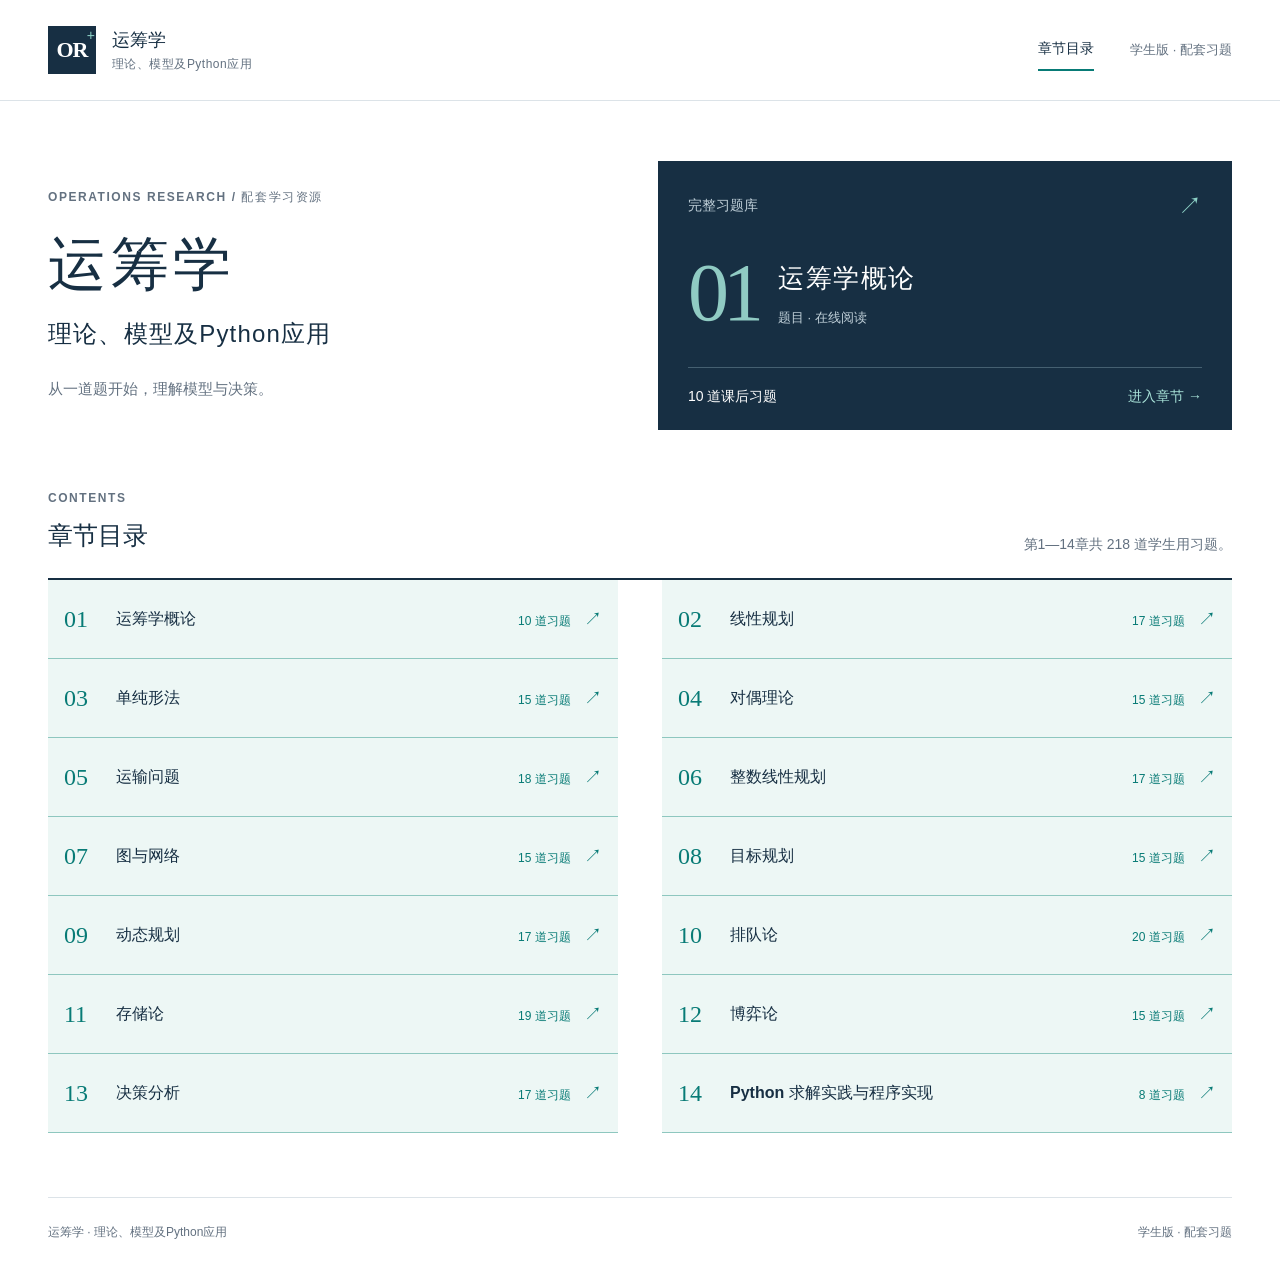
<file: index.html>
<!doctype html><html lang="zh-CN"><head><meta charset="UTF-8"><meta name="viewport" content="width=device-width,initial-scale=1"><meta name="description" content="《运筹学 理论、模型及Python应用》学生用配套习题。"><title>章节目录 · 运筹学配套学习资源</title><link rel="stylesheet" href="styles.css"><link rel="icon" href="favicon.svg" type="image/svg+xml"></head><body><a class="skip-link" href="#main">跳至正文</a><header class="site-header"><a class="brand" href="index.html" aria-label="返回教材首页"><span class="brand-symbol">OR<span>+</span></span><span class="brand-name">运筹学<span>理论、模型及Python应用</span></span></a><nav aria-label="主导航"><a href="index.html">章节目录</a><span class="edition">学生版 · 配套习题</span></nav></header><main id="main" class="home"><section class="intro"><div><p class="eyebrow">OPERATIONS RESEARCH / 配套学习资源</p><h1>运筹学</h1><p class="book-subtitle">理论、模型及Python应用</p><p class="intro-note">从一道题开始，理解模型与决策。</p></div><a class="featured" href="chapter-01.html"><div class="featured-top"><span>完整习题库</span><span aria-hidden="true">↗</span></div><div class="featured-title"><span class="featured-number">01</span><div><h2>运筹学概论</h2><p>题目 · 在线阅读</p></div></div><div class="featured-bottom"><span>10 道课后习题</span><span>进入章节 →</span></div></a></section><section class="catalog" aria-labelledby="catalog-title"><div class="section-heading"><div><span class="eyebrow">CONTENTS</span><h2 id="catalog-title">章节目录</h2></div><p>第1—14章共 218 道学生用习题。</p></div><div class="chapter-list"><a class="chapter-row available" href="chapter-01.html"><span class="chapter-number">01</span><span class="chapter-name">运筹学概论</span><span class="row-status">10 道习题 <span aria-hidden="true">↗</span></span></a><a class="chapter-row available" href="chapter-02.html"><span class="chapter-number">02</span><span class="chapter-name">线性规划</span><span class="row-status">17 道习题 <span aria-hidden="true">↗</span></span></a><a class="chapter-row available" href="chapter-03.html"><span class="chapter-number">03</span><span class="chapter-name">单纯形法</span><span class="row-status">15 道习题 <span aria-hidden="true">↗</span></span></a><a class="chapter-row available" href="chapter-04.html"><span class="chapter-number">04</span><span class="chapter-name">对偶理论</span><span class="row-status">15 道习题 <span aria-hidden="true">↗</span></span></a><a class="chapter-row available" href="chapter-05.html"><span class="chapter-number">05</span><span class="chapter-name">运输问题</span><span class="row-status">18 道习题 <span aria-hidden="true">↗</span></span></a><a class="chapter-row available" href="chapter-06.html"><span class="chapter-number">06</span><span class="chapter-name">整数线性规划</span><span class="row-status">17 道习题 <span aria-hidden="true">↗</span></span></a><a class="chapter-row available" href="chapter-07.html"><span class="chapter-number">07</span><span class="chapter-name">图与网络</span><span class="row-status">15 道习题 <span aria-hidden="true">↗</span></span></a><a class="chapter-row available" href="chapter-08.html"><span class="chapter-number">08</span><span class="chapter-name">目标规划</span><span class="row-status">15 道习题 <span aria-hidden="true">↗</span></span></a><a class="chapter-row available" href="chapter-09.html"><span class="chapter-number">09</span><span class="chapter-name">动态规划</span><span class="row-status">17 道习题 <span aria-hidden="true">↗</span></span></a><a class="chapter-row available" href="chapter-10.html"><span class="chapter-number">10</span><span class="chapter-name">排队论</span><span class="row-status">20 道习题 <span aria-hidden="true">↗</span></span></a><a class="chapter-row available" href="chapter-11.html"><span class="chapter-number">11</span><span class="chapter-name">存储论</span><span class="row-status">19 道习题 <span aria-hidden="true">↗</span></span></a><a class="chapter-row available" href="chapter-12.html"><span class="chapter-number">12</span><span class="chapter-name">博弈论</span><span class="row-status">15 道习题 <span aria-hidden="true">↗</span></span></a><a class="chapter-row available" href="chapter-13.html"><span class="chapter-number">13</span><span class="chapter-name">决策分析</span><span class="row-status">17 道习题 <span aria-hidden="true">↗</span></span></a><a class="chapter-row available" href="chapter-14.html"><span class="chapter-number">14</span><span class="chapter-name">Python 求解实践与程序实现</span><span class="row-status">8 道习题 <span aria-hidden="true">↗</span></span></a></div></section></main><footer class="site-footer"><span>运筹学 · 理论、模型及Python应用</span><span>学生版 · 配套习题</span></footer></body></html>
</file>
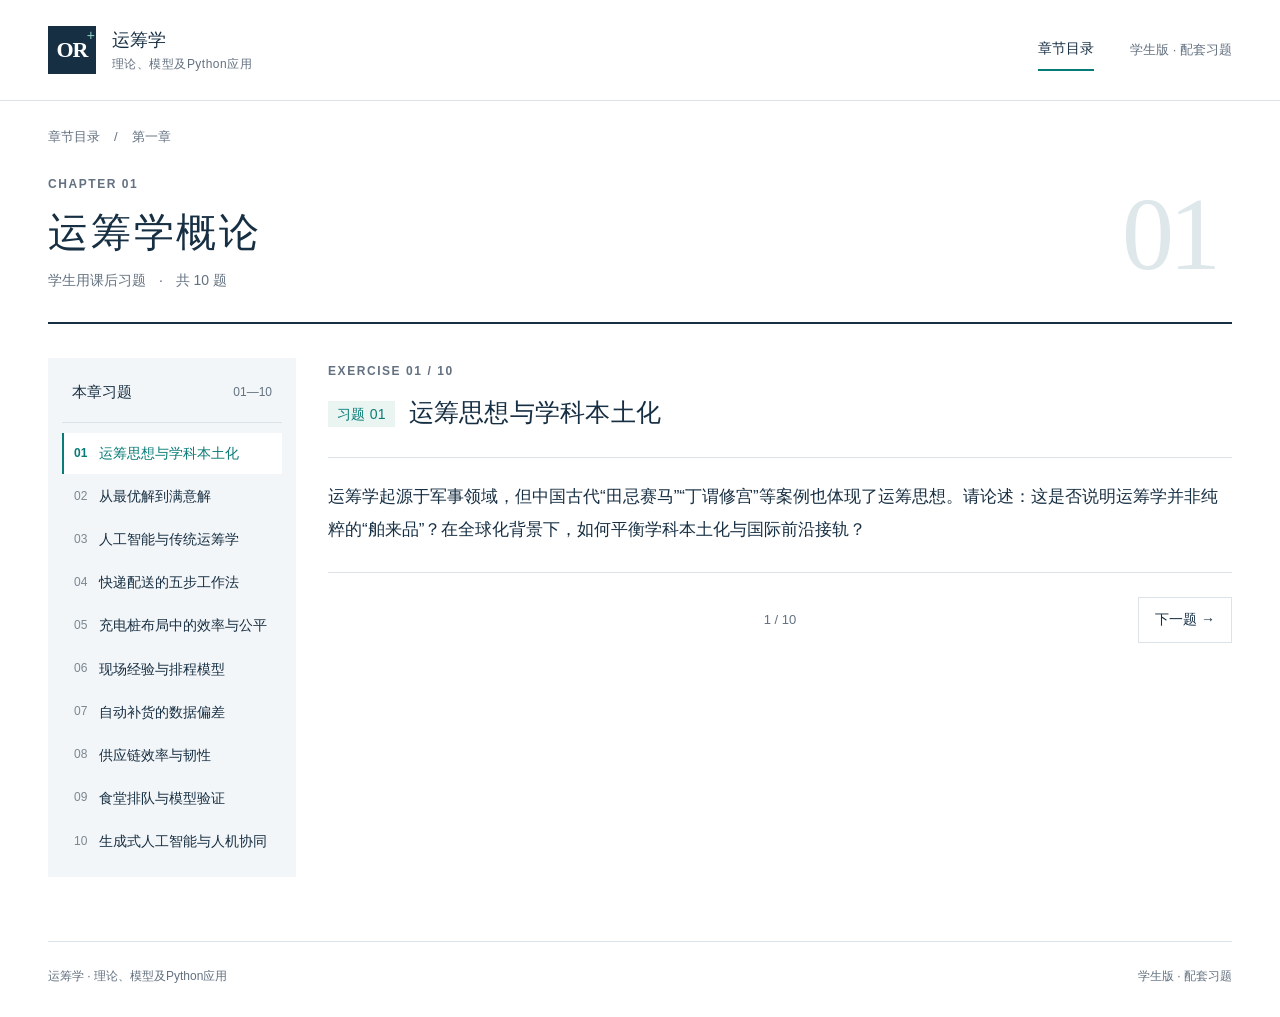
<file: chapter-01.html>
<!doctype html><html lang="zh-CN"><head><meta charset="UTF-8"><meta name="viewport" content="width=device-width,initial-scale=1"><meta name="description" content="《运筹学 理论、模型及Python应用》学生用配套习题。"><title>第一章 运筹学概论 · 运筹学配套学习资源</title><link rel="stylesheet" href="styles.css"><link rel="icon" href="favicon.svg" type="image/svg+xml"></head><body><a class="skip-link" href="#main">跳至正文</a><header class="site-header"><a class="brand" href="index.html" aria-label="返回教材首页"><span class="brand-symbol">OR<span>+</span></span><span class="brand-name">运筹学<span>理论、模型及Python应用</span></span></a><nav aria-label="主导航"><a href="index.html">章节目录</a><span class="edition">学生版 · 配套习题</span></nav></header><main id="main" class="chapter-page"><div class="breadcrumb"><a href="index.html">章节目录</a><span aria-hidden="true">/</span><span>第一章</span></div><section class="chapter-intro"><div><p class="eyebrow">CHAPTER 01</p><h1>运筹学概论</h1><p>学生用课后习题 <span>·</span> 共 10 题</p></div><span class="chapter-watermark" aria-hidden="true">01</span></section><div class="reading-layout"><aside class="exercise-sidebar"><div class="sidebar-heading"><h2>本章习题</h2><span>01—10</span></div><nav aria-label="习题目录"><a href="#q1" data-question="1"><span>01</span>运筹思想与学科本土化</a><a href="#q2" data-question="2"><span>02</span>从最优解到满意解</a><a href="#q3" data-question="3"><span>03</span>人工智能与传统运筹学</a><a href="#q4" data-question="4"><span>04</span>快递配送的五步工作法</a><a href="#q5" data-question="5"><span>05</span>充电桩布局中的效率与公平</a><a href="#q6" data-question="6"><span>06</span>现场经验与排程模型</a><a href="#q7" data-question="7"><span>07</span>自动补货的数据偏差</a><a href="#q8" data-question="8"><span>08</span>供应链效率与韧性</a><a href="#q9" data-question="9"><span>09</span>食堂排队与模型验证</a><a href="#q10" data-question="10"><span>10</span>生成式人工智能与人机协同</a></nav></aside><div class="reading-main"><div class="mobile-jump"><label for="question-select">选择习题</label><select id="question-select"><option value="1">01 · 运筹思想与学科本土化</option><option value="2">02 · 从最优解到满意解</option><option value="3">03 · 人工智能与传统运筹学</option><option value="4">04 · 快递配送的五步工作法</option><option value="5">05 · 充电桩布局中的效率与公平</option><option value="6">06 · 现场经验与排程模型</option><option value="7">07 · 自动补货的数据偏差</option><option value="8">08 · 供应链效率与韧性</option><option value="9">09 · 食堂排队与模型验证</option><option value="10">10 · 生成式人工智能与人机协同</option></select></div><div id="question-content"><article class="question" id="q1" aria-labelledby="q1-title"><div class="question-heading"><p class="eyebrow">EXERCISE 01 / 10</p><h2 id="q1-title"><span>习题 01</span>运筹思想与学科本土化</h2></div><div class="question-body"><p>运筹学起源于军事领域，但中国古代“田忌赛马”“丁谓修宫”等案例也体现了运筹思想。请论述：这是否说明运筹学并非纯粹的“舶来品”？在全球化背景下，如何平衡学科本土化与国际前沿接轨？</p></div></article><article class="question" id="q2" aria-labelledby="q2-title"><div class="question-heading"><p class="eyebrow">EXERCISE 02 / 10</p><h2 id="q2-title"><span>习题 02</span>从最优解到满意解</h2></div><div class="question-body"><p>20世纪70年代后，运筹学从追求“最优解”转向“满意解”。有学者认为这是对核心价值的削弱，也有人认为是现实复杂性的必然选择。请结合当代企业扁平化、决策分散化的趋势，谈谈你的观点并举例说明。</p></div></article><article class="question" id="q3" aria-labelledby="q3-title"><div class="question-heading"><p class="eyebrow">EXERCISE 03 / 10</p><h2 id="q3-title"><span>习题 03</span>人工智能与传统运筹学</h2></div><div class="question-body"><p>人工智能时代，深度学习可处理非线性关系，强化学习能动态优化策略。在此背景下，传统运筹学的数学建模方法是否会被取代？请从“可解释性”“鲁棒性”“计算效率”等维度进行辩证分析。</p></div></article><article class="question" id="q4" aria-labelledby="q4-title"><div class="question-heading"><p class="eyebrow">EXERCISE 04 / 10</p><h2 id="q4-title"><span>习题 04</span>快递配送的五步工作法</h2></div><div class="question-body"><p>某快递公司计划优化本市配送网络，但面临以下困惑：</p>
<p>(1)不清楚是应优先降低成本还是提升时效；</p>
<p>(2)不知道需要哪些数据，例如：订单量、路况、车辆油耗；</p>
<p>(3)担心模型求解结果无法被配送员理解执行。</p>
<p>请结合运筹学解决问题的五个步骤，为该公司梳理工作思路。</p></div></article><article class="question" id="q5" aria-labelledby="q5-title"><div class="question-heading"><p class="eyebrow">EXERCISE 05 / 10</p><h2 id="q5-title"><span>习题 05</span>充电桩布局中的效率与公平</h2></div><div class="question-body"><p>某市准备利用运筹学优化公共充电桩布局。市中心使用率高但建设成本大，郊区需求分散却存在“充电难”，不同部门还分别关注财政支出、平均等待时间和区域公平。请说明应如何界定该问题的目标、约束和评价指标，并讨论“效率最优”与“公平可接受”之间如何协调。</p></div></article><article class="question" id="q6" aria-labelledby="q6-title"><div class="question-heading"><p class="eyebrow">EXERCISE 06 / 10</p><h2 id="q6-title"><span>习题 06</span>现场经验与排程模型</h2></div><div class="question-body"><p>某制造企业根据历史数据建立了生产排程模型，测试结果显示可降低8%的成本，但车间主管认为模型忽略了设备切换、熟练工搭配和临时插单，拒绝采用。有人据此认为“现场经验比数学模型更可靠”。请评价这一观点，并提出改进模型与推动实施的具体办法。</p></div></article><article class="question" id="q7" aria-labelledby="q7-title"><div class="question-heading"><p class="eyebrow">EXERCISE 07 / 10</p><h2 id="q7-title"><span>习题 07</span>自动补货的数据偏差</h2></div><div class="question-body"><p>一家电商企业希望用历史销售数据预测需求并自动补货，但历史数据中促销频率较高的城市销量明显更大。如果模型直接据此分配库存，可能长期强化地区差异。请从数据偏差、目标函数和责任边界三个方面分析风险，并提出治理建议。</p></div></article><article class="question" id="q8" aria-labelledby="q8-title"><div class="question-heading"><p class="eyebrow">EXERCISE 08 / 10</p><h2 id="q8-title"><span>习题 08</span>供应链效率与韧性</h2></div><div class="question-body"><p>“精益供应链”强调减少库存和闲置能力，而疫情、极端天气等事件又使企业更加重视韧性。请结合一个具体行业，分析效率与韧性的冲突，并说明运筹学可通过哪些方法帮助企业设计更稳健的供应链。</p></div></article><article class="question" id="q9" aria-labelledby="q9-title"><div class="question-heading"><p class="eyebrow">EXERCISE 09 / 10</p><h2 id="q9-title"><span>习题 09</span>食堂排队与模型验证</h2></div><div class="question-body"><p>某高校食堂希望减少午餐高峰排队，初步设想是增加窗口，但场地和人员预算有限。请说明在建立排队与资源配置模型前应进行哪些调查，如何验证模型假设，以及如何避免“平均等待时间下降但学生体验反而变差”的情况。</p></div></article><article class="question" id="q10" aria-labelledby="q10-title"><div class="question-heading"><p class="eyebrow">EXERCISE 10 / 10</p><h2 id="q10-title"><span>习题 10</span>生成式人工智能与人机协同</h2></div><div class="question-body"><p>生成式人工智能可以帮助管理者快速形成模型、编写代码并解释求解结果，但也可能产生看似合理的错误。假设你负责一个重要公共决策项目，请设计一套“人机协同”的运筹学工作流程，说明哪些环节可以交给人工智能辅助，哪些判断必须由人负责，以及如何留下可审计的证据。</p></div></article></div><nav class="question-pagination" aria-label="题目翻页" hidden><a id="previous" href="#q1">← 上一题</a><span id="position" aria-live="polite">1 / 10</span><a id="next" href="#q2">下一题 →</a></nav></div></div></main><footer class="site-footer"><span>运筹学 · 理论、模型及Python应用</span><span>学生版 · 配套习题</span></footer><script src="app.js"></script></body></html>
</file>
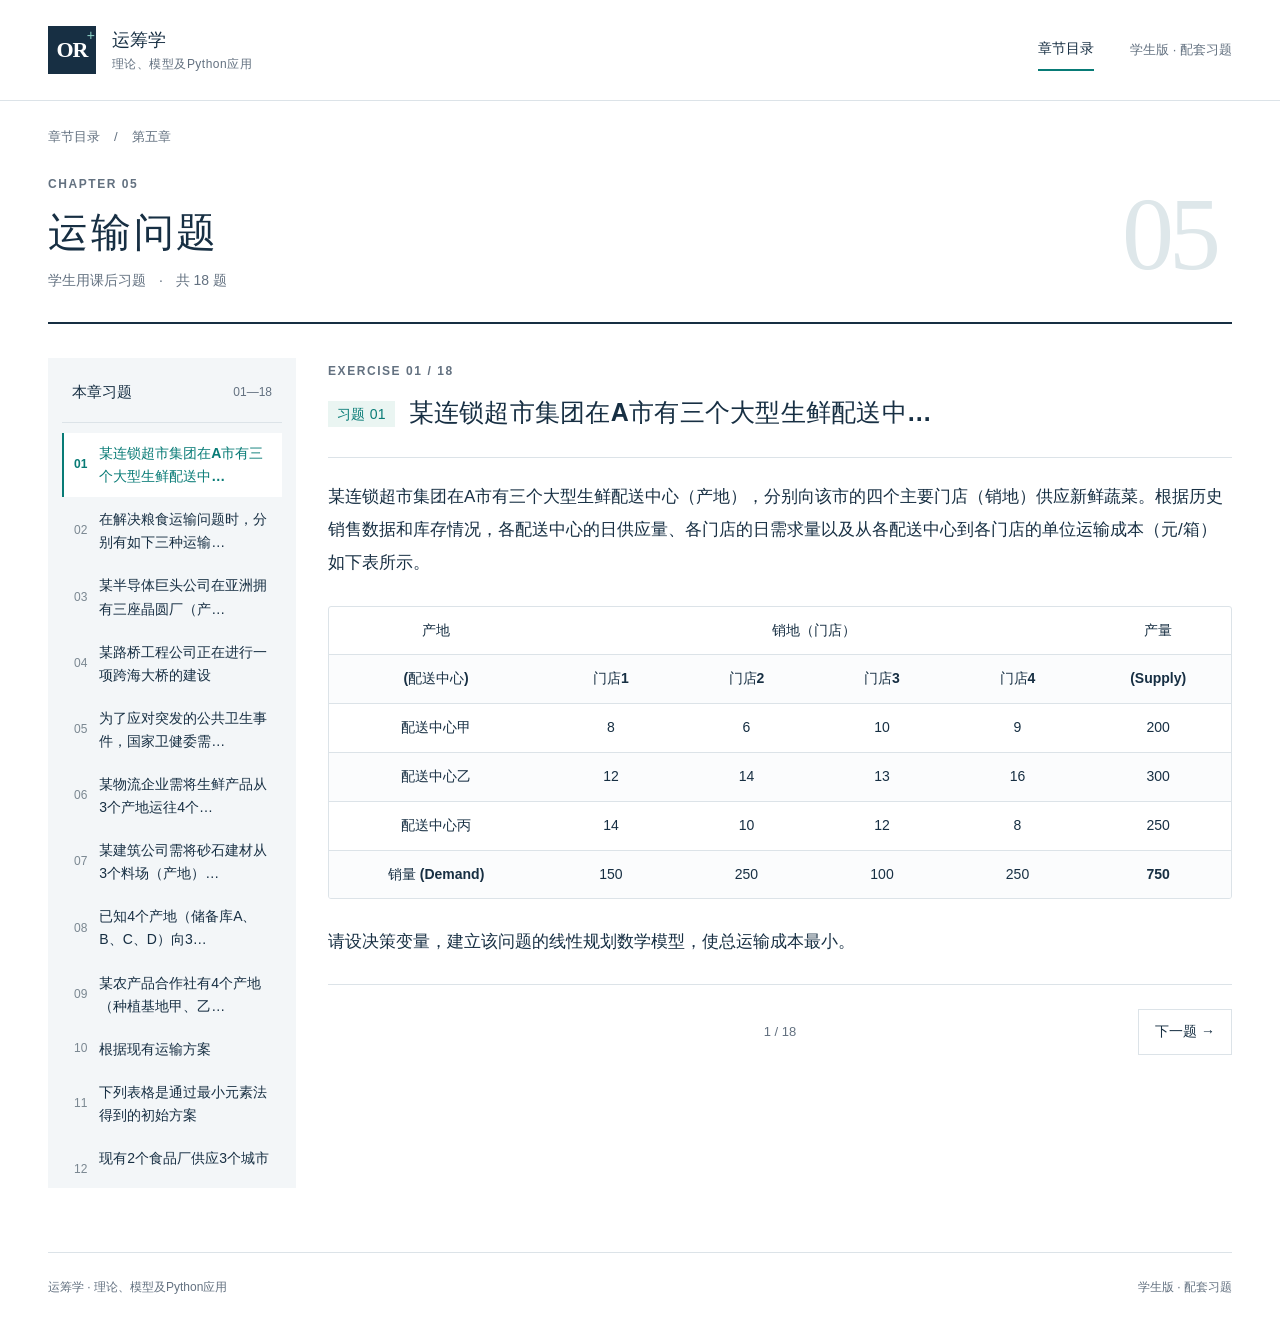
<file: chapter-05.html>
<!doctype html><html lang="zh-CN"><head><meta charset="UTF-8"><meta name="viewport" content="width=device-width,initial-scale=1"><meta name="description" content="《运筹学 理论、模型及Python应用》学生用配套习题。"><title>第五章 运输问题 · 运筹学配套学习资源</title><link rel="stylesheet" href="styles.css"><link rel="icon" href="favicon.svg" type="image/svg+xml"></head><body><a class="skip-link" href="#main">跳至正文</a><header class="site-header"><a class="brand" href="index.html" aria-label="返回教材首页"><span class="brand-symbol">OR<span>+</span></span><span class="brand-name">运筹学<span>理论、模型及Python应用</span></span></a><nav aria-label="主导航"><a href="index.html">章节目录</a><span class="edition">学生版 · 配套习题</span></nav></header><main id="main" class="chapter-page"><div class="breadcrumb"><a href="index.html">章节目录</a><span aria-hidden="true">/</span><span>第五章</span></div><section class="chapter-intro"><div><p class="eyebrow">CHAPTER 05</p><h1>运输问题</h1><p>学生用课后习题 <span>·</span> 共 18 题</p></div><span class="chapter-watermark" aria-hidden="true">05</span></section><div class="reading-layout"><aside class="exercise-sidebar"><div class="sidebar-heading"><h2>本章习题</h2><span>01—18</span></div><nav aria-label="习题目录"><a href="#q1" data-question="1"><span>01</span>某连锁超市集团在A市有三个大型生鲜配送中…</a><a href="#q2" data-question="2"><span>02</span>在解决粮食运输问题时，分别有如下三种运输…</a><a href="#q3" data-question="3"><span>03</span>某半导体巨头公司在亚洲拥有三座晶圆厂（产…</a><a href="#q4" data-question="4"><span>04</span>某路桥工程公司正在进行一项跨海大桥的建设</a><a href="#q5" data-question="5"><span>05</span>为了应对突发的公共卫生事件，国家卫健委需…</a><a href="#q6" data-question="6"><span>06</span>某物流企业需将生鲜产品从3个产地运往4个…</a><a href="#q7" data-question="7"><span>07</span>某建筑公司需将砂石建材从3个料场（产地）…</a><a href="#q8" data-question="8"><span>08</span>已知4个产地（储备库A、B、C、D）向3…</a><a href="#q9" data-question="9"><span>09</span>某农产品合作社有4个产地（种植基地甲、乙…</a><a href="#q10" data-question="10"><span>10</span>根据现有运输方案</a><a href="#q11" data-question="11"><span>11</span>下列表格是通过最小元素法得到的初始方案</a><a href="#q12" data-question="12"><span>12</span>现有2个食品厂供应3个城市的零食需求，假…</a><a href="#q13" data-question="13"><span>13</span>现有3个粮油基地供应2个配送中心的粮油产…</a><a href="#q14" data-question="14"><span>14</span>某电子设备厂商从P、Q两个城市采购元器件…</a><a href="#q15" data-question="15"><span>15</span>某公司有甲、乙、丙三个分厂生产同一种产品…</a><a href="#q16" data-question="16"><span>16</span>已知运输问题的产销平衡表、单位运价表及一…</a><a href="#q17" data-question="17"><span>17</span>已知某运输问题的产量、销量及运输单价如下</a><a href="#q18" data-question="18"><span>18</span>某公司有甲、乙、丙三个分厂生产某种物资，…</a></nav></aside><div class="reading-main"><div class="mobile-jump"><label for="question-select">选择习题</label><select id="question-select"><option value="1">01 · 某连锁超市集团在A市有三个大型生鲜配送中…</option><option value="2">02 · 在解决粮食运输问题时，分别有如下三种运输…</option><option value="3">03 · 某半导体巨头公司在亚洲拥有三座晶圆厂（产…</option><option value="4">04 · 某路桥工程公司正在进行一项跨海大桥的建设</option><option value="5">05 · 为了应对突发的公共卫生事件，国家卫健委需…</option><option value="6">06 · 某物流企业需将生鲜产品从3个产地运往4个…</option><option value="7">07 · 某建筑公司需将砂石建材从3个料场（产地）…</option><option value="8">08 · 已知4个产地（储备库A、B、C、D）向3…</option><option value="9">09 · 某农产品合作社有4个产地（种植基地甲、乙…</option><option value="10">10 · 根据现有运输方案</option><option value="11">11 · 下列表格是通过最小元素法得到的初始方案</option><option value="12">12 · 现有2个食品厂供应3个城市的零食需求，假…</option><option value="13">13 · 现有3个粮油基地供应2个配送中心的粮油产…</option><option value="14">14 · 某电子设备厂商从P、Q两个城市采购元器件…</option><option value="15">15 · 某公司有甲、乙、丙三个分厂生产同一种产品…</option><option value="16">16 · 已知运输问题的产销平衡表、单位运价表及一…</option><option value="17">17 · 已知某运输问题的产量、销量及运输单价如下</option><option value="18">18 · 某公司有甲、乙、丙三个分厂生产某种物资，…</option></select></div><div id="question-content"><article class="question" id="q1" aria-labelledby="q1-title"><div class="question-heading"><p class="eyebrow">EXERCISE 01 / 18</p><h2 id="q1-title"><span>习题 01</span>某连锁超市集团在A市有三个大型生鲜配送中…</h2></div><div class="question-body"><p>某连锁超市集团在A市有三个大型生鲜配送中心（产地），分别向该市的四个主要门店（销地）供应新鲜蔬菜。根据历史销售数据和库存情况，各配送中心的日供应量、各门店的日需求量以及从各配送中心到各门店的单位运输成本（元/箱）如下表所示。</p>
<div class="table-scroll" tabindex="0" role="region" aria-label="题目数据表"><table>
<tbody>
<tr>
<td style="text-align: center;"><strong>产地</strong></td>
<td colspan="4"
style="text-align: center;"><strong>销地（门店）</strong></td>
<td style="text-align: center;"><strong>产量</strong></td>
</tr>
<tr>
<td style="text-align: center;"><strong>(配送中心)</strong></td>
<td style="text-align: center;"><strong>门店1</strong></td>
<td style="text-align: center;"><strong>门店2</strong></td>
<td style="text-align: center;"><strong>门店3</strong></td>
<td style="text-align: center;"><strong>门店4</strong></td>
<td style="text-align: center;"><strong>(Supply)</strong></td>
</tr>
<tr>
<td style="text-align: center;">配送中心甲</td>
<td style="text-align: center;">8</td>
<td style="text-align: center;">6</td>
<td style="text-align: center;">10</td>
<td style="text-align: center;">9</td>
<td style="text-align: center;">200</td>
</tr>
<tr>
<td style="text-align: center;">配送中心乙</td>
<td style="text-align: center;">12</td>
<td style="text-align: center;">14</td>
<td style="text-align: center;">13</td>
<td style="text-align: center;">16</td>
<td style="text-align: center;">300</td>
</tr>
<tr>
<td style="text-align: center;">配送中心丙</td>
<td style="text-align: center;">14</td>
<td style="text-align: center;">10</td>
<td style="text-align: center;">12</td>
<td style="text-align: center;">8</td>
<td style="text-align: center;">250</td>
</tr>
<tr>
<td style="text-align: center;"><strong>销量 (Demand)</strong></td>
<td style="text-align: center;">150</td>
<td style="text-align: center;">250</td>
<td style="text-align: center;">100</td>
<td style="text-align: center;">250</td>
<td style="text-align: center;"><strong>750</strong></td>
</tr>
</tbody>
</table></div>
<p>请设决策变量，建立该问题的线性规划数学模型，使总运输成本最小。</p></div></article><article class="question" id="q2" aria-labelledby="q2-title"><div class="question-heading"><p class="eyebrow">EXERCISE 02 / 18</p><h2 id="q2-title"><span>习题 02</span>在解决粮食运输问题时，分别有如下三种运输…</h2></div><div class="question-body"><p>在解决粮食运输问题时，分别有如下三种运输方案，请问这三种方案能否作为表上作业法求解的初始解？为什么？</p>
<div class="table-scroll" tabindex="0" role="region" aria-label="题目数据表"><table>
<tbody>
<tr>
<td style="text-align: center;"><strong>产地</strong></td>
<td colspan="4" style="text-align: center;"><strong>销地</strong></td>
<td style="text-align: center;"><strong>产量</strong></td>
</tr>
<tr>
<td style="text-align: center;"></td>
<td style="text-align: center;"><strong>1</strong></td>
<td style="text-align: center;"><strong>2</strong></td>
<td style="text-align: center;"><strong>3</strong></td>
<td style="text-align: center;"><strong>4</strong></td>
<td style="text-align: center;"></td>
</tr>
<tr>
<td style="text-align: center;">1</td>
<td style="text-align: center;">3</td>
<td style="text-align: center;"></td>
<td style="text-align: center;"></td>
<td style="text-align: center;">7</td>
<td style="text-align: center;">10</td>
</tr>
<tr>
<td style="text-align: center;">2</td>
<td style="text-align: center;"></td>
<td style="text-align: center;">10</td>
<td style="text-align: center;"></td>
<td style="text-align: center;"></td>
<td style="text-align: center;">10</td>
</tr>
<tr>
<td style="text-align: center;">3</td>
<td style="text-align: center;">4</td>
<td style="text-align: center;"></td>
<td style="text-align: center;">12</td>
<td style="text-align: center;">4</td>
<td style="text-align: center;">20</td>
</tr>
<tr>
<td style="text-align: center;"><strong>销量</strong></td>
<td style="text-align: center;">7</td>
<td style="text-align: center;">10</td>
<td style="text-align: center;">12</td>
<td style="text-align: center;">11</td>
<td style="text-align: center;">40</td>
</tr>
</tbody>
</table></div>
<div class="table-scroll" tabindex="0" role="region" aria-label="题目数据表"><table>
<tbody>
<tr>
<td style="text-align: center;"><strong>产地</strong></td>
<td colspan="4" style="text-align: center;"><strong>销地</strong></td>
<td style="text-align: center;"><strong>产量</strong></td>
</tr>
<tr>
<td style="text-align: center;"></td>
<td style="text-align: center;"><strong>1</strong></td>
<td style="text-align: center;"><strong>2</strong></td>
<td style="text-align: center;"><strong>3</strong></td>
<td style="text-align: center;"><strong>4</strong></td>
<td style="text-align: center;"></td>
</tr>
<tr>
<td style="text-align: center;">1</td>
<td style="text-align: center;"></td>
<td style="text-align: center;">10</td>
<td style="text-align: center;"></td>
<td style="text-align: center;"></td>
<td style="text-align: center;">10</td>
</tr>
<tr>
<td style="text-align: center;">2</td>
<td style="text-align: center;">7</td>
<td style="text-align: center;"></td>
<td style="text-align: center;">3</td>
<td style="text-align: center;"></td>
<td style="text-align: center;">10</td>
</tr>
<tr>
<td style="text-align: center;">3</td>
<td style="text-align: center;"></td>
<td style="text-align: center;"></td>
<td style="text-align: center;">9</td>
<td style="text-align: center;">11</td>
<td style="text-align: center;">20</td>
</tr>
<tr>
<td style="text-align: center;"><strong>销量</strong></td>
<td style="text-align: center;">7</td>
<td style="text-align: center;">10</td>
<td style="text-align: center;">12</td>
<td style="text-align: center;">11</td>
<td style="text-align: center;">40</td>
</tr>
</tbody>
</table></div>
<div class="table-scroll" tabindex="0" role="region" aria-label="题目数据表"><table>
<tbody>
<tr>
<td style="text-align: center;"><strong>产地</strong></td>
<td colspan="4" style="text-align: center;"><strong>销地</strong></td>
<td style="text-align: center;"><strong>产量</strong></td>
</tr>
<tr>
<td style="text-align: center;"></td>
<td style="text-align: center;"><strong>1</strong></td>
<td style="text-align: center;"><strong>2</strong></td>
<td style="text-align: center;"><strong>3</strong></td>
<td style="text-align: center;"><strong>4</strong></td>
<td style="text-align: center;"></td>
</tr>
<tr>
<td style="text-align: center;">1</td>
<td style="text-align: center;">7</td>
<td style="text-align: center;">3</td>
<td style="text-align: center;"></td>
<td style="text-align: center;"></td>
<td style="text-align: center;">10</td>
</tr>
<tr>
<td style="text-align: center;">2</td>
<td style="text-align: center;"></td>
<td style="text-align: center;">7</td>
<td style="text-align: center;">3</td>
<td style="text-align: center;"></td>
<td style="text-align: center;">10</td>
</tr>
<tr>
<td style="text-align: center;">3</td>
<td style="text-align: center;"></td>
<td style="text-align: center;"></td>
<td style="text-align: center;">9</td>
<td style="text-align: center;">11</td>
<td style="text-align: center;">20</td>
</tr>
<tr>
<td style="text-align: center;"><strong>销量</strong></td>
<td style="text-align: center;">7</td>
<td style="text-align: center;">10</td>
<td style="text-align: center;">12</td>
<td style="text-align: center;">11</td>
<td style="text-align: center;">40</td>
</tr>
</tbody>
</table></div></div></article><article class="question" id="q3" aria-labelledby="q3-title"><div class="question-heading"><p class="eyebrow">EXERCISE 03 / 18</p><h2 id="q3-title"><span>习题 03</span>某半导体巨头公司在亚洲拥有三座晶圆厂（产…</h2></div><div class="question-body"><p>某半导体巨头公司在亚洲拥有三座晶圆厂（产地），需要将生产好的高性能芯片运往美洲的四个区域分销中心（销地）。由于物流成本高昂且受限于航班运力，公司需要制定一个成本最低的运输计划。已知各工厂的月产量、各分销中心的月需求量以及单位运费（美元/千片）如下表所示。请利用西北角法制定初始运输方案，并计算初始解的总运输成本。</p>
<div class="table-scroll" tabindex="0" role="region" aria-label="题目数据表"><table>
<tbody>
<tr>
<td style="text-align: center;"><strong>产地</strong></td>
<td colspan="4"
style="text-align: center;"><strong>销地（分销中心）</strong></td>
<td style="text-align: center;"><strong>产量</strong></td>
</tr>
<tr>
<td style="text-align: center;"><strong>(晶圆厂)</strong></td>
<td style="text-align: center;"><strong>北美区</strong></td>
<td style="text-align: center;"><strong>中美区</strong></td>
<td style="text-align: center;"><strong>南美区</strong></td>
<td style="text-align: center;"><strong>加勒比区</strong></td>
<td style="text-align: center;"><strong>(千片/月)</strong></td>
</tr>
<tr>
<td style="text-align: center;">台湾工厂</td>
<td style="text-align: center;">250</td>
<td style="text-align: center;">320</td>
<td style="text-align: center;">400</td>
<td style="text-align: center;">380</td>
<td style="text-align: center;">120</td>
</tr>
<tr>
<td style="text-align: center;">韩国工厂</td>
<td style="text-align: center;">280</td>
<td style="text-align: center;">300</td>
<td style="text-align: center;">380</td>
<td style="text-align: center;">350</td>
<td style="text-align: center;">180</td>
</tr>
<tr>
<td style="text-align: center;">新加坡工厂</td>
<td style="text-align: center;">350</td>
<td style="text-align: center;">280</td>
<td style="text-align: center;">320</td>
<td style="text-align: center;">450</td>
<td style="text-align: center;">150</td>
</tr>
<tr>
<td style="text-align: center;"><strong>销量 (Demand)</strong></td>
<td style="text-align: center;">100</td>
<td style="text-align: center;">150</td>
<td style="text-align: center;">120</td>
<td style="text-align: center;">80</td>
<td style="text-align: center;"><strong>450</strong></td>
</tr>
</tbody>
</table></div></div></article><article class="question" id="q4" aria-labelledby="q4-title"><div class="question-heading"><p class="eyebrow">EXERCISE 04 / 18</p><h2 id="q4-title"><span>习题 04</span>某路桥工程公司正在进行一项跨海大桥的建设</h2></div><div class="question-body"><p>某路桥工程公司正在进行一项跨海大桥的建设。为了保证混凝土供应，公司租用了三个采石场（产地）来生产碎石，并需要将其运送到四个施工标段（销地）。由于标段距离不同且路况复杂，运输成本差异较大。已知各采石场的日供应能力、各标段的日需求量以及单位运输成本（元/吨）如下表所示。请建立该运输问题的数学模型，并利用伏格尔法制定初始运输方案，并计算初始解的总运输成本。</p>
<div class="table-scroll" tabindex="0" role="region" aria-label="题目数据表"><table>
<tbody>
<tr>
<td style="text-align: center;"><strong>产地</strong></td>
<td colspan="4"
style="text-align: center;"><strong>销地（施工标段）</strong></td>
<td style="text-align: center;"><strong>产量</strong></td>
</tr>
<tr>
<td style="text-align: center;"><strong>(采石场)</strong></td>
<td style="text-align: center;"><strong>北岸引桥</strong></td>
<td style="text-align: center;"><strong>主桥A段</strong></td>
<td style="text-align: center;"><strong>主桥B段</strong></td>
<td style="text-align: center;"><strong>南岸引桥</strong></td>
<td style="text-align: center;"><strong>(吨/日)</strong></td>
</tr>
<tr>
<td style="text-align: center;">采石场甲</td>
<td style="text-align: center;">15</td>
<td style="text-align: center;">22</td>
<td style="text-align: center;">18</td>
<td style="text-align: center;">25</td>
<td style="text-align: center;">400</td>
</tr>
<tr>
<td style="text-align: center;">采石场乙</td>
<td style="text-align: center;">20</td>
<td style="text-align: center;">16</td>
<td style="text-align: center;">24</td>
<td style="text-align: center;">21</td>
<td style="text-align: center;">600</td>
</tr>
<tr>
<td style="text-align: center;">采石场丙</td>
<td style="text-align: center;">28</td>
<td style="text-align: center;">24</td>
<td style="text-align: center;">12</td>
<td style="text-align: center;">18</td>
<td style="text-align: center;">500</td>
</tr>
<tr>
<td style="text-align: center;"><strong>销量 (Demand)</strong></td>
<td style="text-align: center;">300</td>
<td style="text-align: center;">500</td>
<td style="text-align: center;">200</td>
<td style="text-align: center;">500</td>
<td style="text-align: center;"><strong>1500</strong></td>
</tr>
</tbody>
</table></div></div></article><article class="question" id="q5" aria-labelledby="q5-title"><div class="question-heading"><p class="eyebrow">EXERCISE 05 / 18</p><h2 id="q5-title"><span>习题 05</span>为了应对突发的公共卫生事件，国家卫健委需…</h2></div><div class="question-body"><p>为了应对突发的公共卫生事件，国家卫健委需要将储备的一批特效疫苗从三个国家级储备库（产地）调运到四个受灾严重的城市（销地）。由于时间紧迫且需要冷链运输，调度的目标是在满足需求的前提下，使总运输成本最低。已知各储备库的疫苗库存量、各城市的急需量以及单位运输成本（百元/万剂）如下表所示。利用最小元素法制定初始运输方案，并计算初始解的总运输成本。</p>
<div class="table-scroll" tabindex="0" role="region" aria-label="题目数据表"><table>
<tbody>
<tr>
<td style="text-align: center;"><strong>产地</strong></td>
<td colspan="4"
style="text-align: center;"><strong>销地（受灾城市）</strong></td>
<td style="text-align: center;"><strong>产量</strong></td>
</tr>
<tr>
<td style="text-align: center;"><strong>(储备库)</strong></td>
<td style="text-align: center;"><strong>城市A</strong></td>
<td style="text-align: center;"><strong>城市B</strong></td>
<td style="text-align: center;"><strong>城市C</strong></td>
<td style="text-align: center;"><strong>城市D</strong></td>
<td style="text-align: center;"><strong>(万剂)</strong></td>
</tr>
<tr>
<td style="text-align: center;">北京储备库</td>
<td style="text-align: center;">85</td>
<td style="text-align: center;">120</td>
<td style="text-align: center;">95</td>
<td style="text-align: center;">110</td>
<td style="text-align: center;">80</td>
</tr>
<tr>
<td style="text-align: center;">上海储备库</td>
<td style="text-align: center;">90</td>
<td style="text-align: center;">80</td>
<td style="text-align: center;">105</td>
<td style="text-align: center;">95</td>
<td style="text-align: center;">100</td>
</tr>
<tr>
<td style="text-align: center;">广州储备库</td>
<td style="text-align: center;">115</td>
<td style="text-align: center;">95</td>
<td style="text-align: center;">80</td>
<td style="text-align: center;">100</td>
<td style="text-align: center;">70</td>
</tr>
<tr>
<td style="text-align: center;"><strong>销量 (Demand)</strong></td>
<td style="text-align: center;">60</td>
<td style="text-align: center;">75</td>
<td style="text-align: center;">85</td>
<td style="text-align: center;">30</td>
<td style="text-align: center;"><strong>250</strong></td>
</tr>
</tbody>
</table></div></div></article><article class="question" id="q6" aria-labelledby="q6-title"><div class="question-heading"><p class="eyebrow">EXERCISE 06 / 18</p><h2 id="q6-title"><span>习题 06</span>某物流企业需将生鲜产品从3个产地运往4个…</h2></div><div class="question-body"><p>某物流企业需将生鲜产品从3个产地运往4个销地，已知各产地的供应量、各销地的需求量、初始调运方案（表格中数字为调运量，空白为非基变量）及单位运输成本（元/箱，单元格内括号外为调运量，括号内为单位成本）如下表所示。请采用<strong>位势法</strong>计算该初始方案中所有非基变量的检验数，并判断当前方案是否为最优方案（检验数≥0则为最优）。</p>
<div class="table-scroll" tabindex="0" role="region" aria-label="题目数据表"><table>
<tbody>
<tr>
<td rowspan="2" style="text-align: center;">产地</td>
<td colspan="8" style="text-align: center;">销地</td>
<td rowspan="2" style="text-align: center;">产量（箱）</td>
</tr>
<tr>
<td colspan="2" style="text-align: center;">城市A</td>
<td colspan="2" style="text-align: center;">城市B</td>
<td colspan="2" style="text-align: center;">城市C</td>
<td colspan="2" style="text-align: center;">城市D</td>
</tr>
<tr>
<td rowspan="2" style="text-align: center;">北京</td>
<td style="text-align: center;"></td>
<td style="text-align: center;">85</td>
<td style="text-align: center;"></td>
<td style="text-align: center;">120</td>
<td style="text-align: center;"></td>
<td style="text-align: center;">95</td>
<td style="text-align: center;"></td>
<td style="text-align: center;">110</td>
<td rowspan="2" style="text-align: center;">80</td>
</tr>
<tr>
<td style="text-align: center;">60</td>
<td style="text-align: center;"></td>
<td style="text-align: center;">0</td>
<td style="text-align: center;"></td>
<td style="text-align: center;">20</td>
<td style="text-align: center;"></td>
<td style="text-align: center;">0</td>
<td style="text-align: center;"></td>
</tr>
<tr>
<td rowspan="2" style="text-align: center;">上海</td>
<td style="text-align: center;"></td>
<td style="text-align: center;">90</td>
<td style="text-align: center;"></td>
<td style="text-align: center;">80</td>
<td style="text-align: center;"></td>
<td style="text-align: center;">105</td>
<td style="text-align: center;"></td>
<td style="text-align: center;">95</td>
<td rowspan="2" style="text-align: center;">100</td>
</tr>
<tr>
<td style="text-align: center;">0</td>
<td style="text-align: center;"></td>
<td style="text-align: center;">75</td>
<td style="text-align: center;"></td>
<td style="text-align: center;">0</td>
<td style="text-align: center;"></td>
<td style="text-align: center;">25</td>
<td style="text-align: center;"></td>
</tr>
<tr>
<td rowspan="2" style="text-align: center;">广州</td>
<td style="text-align: center;"></td>
<td style="text-align: center;">115</td>
<td style="text-align: center;"></td>
<td style="text-align: center;">95</td>
<td style="text-align: center;"></td>
<td style="text-align: center;">80</td>
<td style="text-align: center;"></td>
<td style="text-align: center;">100</td>
<td rowspan="2" style="text-align: center;">70</td>
</tr>
<tr>
<td style="text-align: center;">0</td>
<td style="text-align: center;"></td>
<td style="text-align: center;">0</td>
<td style="text-align: center;"></td>
<td style="text-align: center;">65</td>
<td style="text-align: center;"></td>
<td style="text-align: center;">5</td>
<td style="text-align: center;"></td>
</tr>
<tr>
<td style="text-align: center;">销量（箱）</td>
<td colspan="2" style="text-align: center;">60</td>
<td colspan="2" style="text-align: center;">75</td>
<td colspan="2" style="text-align: center;">85</td>
<td colspan="2" style="text-align: center;">30</td>
<td style="text-align: center;"></td>
</tr>
</tbody>
</table></div></div></article><article class="question" id="q7" aria-labelledby="q7-title"><div class="question-heading"><p class="eyebrow">EXERCISE 07 / 18</p><h2 id="q7-title"><span>习题 07</span>某建筑公司需将砂石建材从3个料场（产地）…</h2></div><div class="question-body"><p>某建筑公司需将砂石建材从3个料场（产地）运往4个施工工地（销地），初始运输方案如下表所示（单元格上行为单位运输成本（元/吨），下行为调运量（吨））。请采用<strong>闭合回路法</strong>计算所有非基变量的检验数，并判断当前方案是否为最优方案。</p>
<div class="table-scroll" tabindex="0" role="region" aria-label="题目数据表"><table>
<tbody>
<tr>
<td rowspan="2" style="text-align: center;">产地</td>
<td colspan="8" style="text-align: center;">销地（施工工地）</td>
<td rowspan="2" style="text-align: center;">产量（吨）</td>
</tr>
<tr>
<td colspan="2" style="text-align: center;">工地1</td>
<td colspan="2" style="text-align: center;">工地2</td>
<td colspan="2" style="text-align: center;">工地3</td>
<td colspan="2" style="text-align: center;">工地4</td>
</tr>
<tr>
<td rowspan="2" style="text-align: center;">料场甲</td>
<td style="text-align: center;"></td>
<td style="text-align: center;">10</td>
<td style="text-align: center;"></td>
<td style="text-align: center;">15</td>
<td style="text-align: center;"></td>
<td style="text-align: center;">12</td>
<td style="text-align: center;"></td>
<td style="text-align: center;">18</td>
<td rowspan="2" style="text-align: center;">90</td>
</tr>
<tr>
<td style="text-align: center;">50</td>
<td style="text-align: center;"></td>
<td style="text-align: center;"></td>
<td style="text-align: center;"></td>
<td style="text-align: center;">40</td>
<td style="text-align: center;"></td>
<td style="text-align: center;"></td>
<td style="text-align: center;"></td>
</tr>
<tr>
<td rowspan="2" style="text-align: center;">料场乙</td>
<td style="text-align: center;"></td>
<td style="text-align: center;">14</td>
<td style="text-align: center;"></td>
<td style="text-align: center;">8</td>
<td style="text-align: center;"></td>
<td style="text-align: center;">16</td>
<td style="text-align: center;"></td>
<td style="text-align: center;">11</td>
<td rowspan="2" style="text-align: center;">80</td>
</tr>
<tr>
<td style="text-align: center;"></td>
<td style="text-align: center;"></td>
<td style="text-align: center;">60</td>
<td style="text-align: center;"></td>
<td style="text-align: center;"></td>
<td style="text-align: center;"></td>
<td style="text-align: center;">20</td>
<td style="text-align: center;"></td>
</tr>
<tr>
<td rowspan="2" style="text-align: center;">料场丙</td>
<td style="text-align: center;"></td>
<td style="text-align: center;">13</td>
<td style="text-align: center;"></td>
<td style="text-align: center;">9</td>
<td style="text-align: center;"></td>
<td style="text-align: center;">11</td>
<td style="text-align: center;"></td>
<td style="text-align: center;">15</td>
<td rowspan="2" style="text-align: center;">70</td>
</tr>
<tr>
<td style="text-align: center;"></td>
<td style="text-align: center;"></td>
<td style="text-align: center;">10</td>
<td style="text-align: center;"></td>
<td style="text-align: center;">30</td>
<td style="text-align: center;"></td>
<td style="text-align: center;">30</td>
<td style="text-align: center;"></td>
</tr>
<tr>
<td style="text-align: center;">销量（吨）</td>
<td colspan="2" style="text-align: center;">50</td>
<td colspan="2" style="text-align: center;">70</td>
<td colspan="2" style="text-align: center;">70</td>
<td colspan="2" style="text-align: center;">50</td>
<td style="text-align: center;"></td>
</tr>
</tbody>
</table></div></div></article><article class="question" id="q8" aria-labelledby="q8-title"><div class="question-heading"><p class="eyebrow">EXERCISE 08 / 18</p><h2 id="q8-title"><span>习题 08</span>已知4个产地（储备库A、B、C、D）向3…</h2></div><div class="question-body"><p>已知4个产地（储备库A、B、C、D）向3个销地（城市X、Y、Z）运输某物资，运输单价、产地产量、销地销量如下：</p>
<div class="table-scroll" tabindex="0" role="region" aria-label="题目数据表"><table>
<tbody>
<tr>
<td style="text-align: center;"><strong>产地</strong></td>
<td colspan="3"
style="text-align: center;"><strong>销地（城市）</strong></td>
<td style="text-align: center;"><strong>产量</strong></td>
</tr>
<tr>
<td style="text-align: center;"><strong>(储备库)</strong></td>
<td style="text-align: center;"><strong>城市X</strong></td>
<td style="text-align: center;"><strong>城市Y</strong></td>
<td style="text-align: center;"><strong>城市Z</strong></td>
<td style="text-align: center;"><strong>(吨)</strong></td>
</tr>
<tr>
<td style="text-align: center;">储备库A</td>
<td style="text-align: center;">5</td>
<td style="text-align: center;">8</td>
<td style="text-align: center;">7</td>
<td style="text-align: center;">40</td>
</tr>
<tr>
<td style="text-align: center;">储备库B</td>
<td style="text-align: center;">6</td>
<td style="text-align: center;">4</td>
<td style="text-align: center;">9</td>
<td style="text-align: center;">35</td>
</tr>
<tr>
<td style="text-align: center;">储备库C</td>
<td style="text-align: center;">10</td>
<td style="text-align: center;">3</td>
<td style="text-align: center;">8</td>
<td style="text-align: center;">50</td>
</tr>
<tr>
<td style="text-align: center;">储备库D</td>
<td style="text-align: center;">7</td>
<td style="text-align: center;">12</td>
<td style="text-align: center;">6</td>
<td style="text-align: center;">45</td>
</tr>
<tr>
<td style="text-align: center;"><strong>销量 (Demand)</strong></td>
<td style="text-align: center;">60</td>
<td style="text-align: center;">55</td>
<td style="text-align: center;">55</td>
<td style="text-align: center;"><strong>170</strong></td>
</tr>
</tbody>
</table></div>
<p>用最小元素法确定初始运输方案，再通过闭合回路法迭代优化，求解最小运输成本。</p></div></article><article class="question" id="q9" aria-labelledby="q9-title"><div class="question-heading"><p class="eyebrow">EXERCISE 09 / 18</p><h2 id="q9-title"><span>习题 09</span>某农产品合作社有4个产地（种植基地甲、乙…</h2></div><div class="question-body"><p>某农产品合作社有4个产地（种植基地甲、乙、丙、丁），向3个销地（生鲜批发市场P、Q、R）供应优质草莓，不同基地到市场的单位收益、各基地产量及各市场需求量如下表所示。因草莓保鲜期短，需一次性完成调运，目标是通过合理规划运输方案，实现总收益最大化。</p>
<div class="table-scroll" tabindex="0" role="region" aria-label="题目数据表"><table>
<tbody>
<tr>
<td style="text-align: center;"><strong>产地</strong></td>
<td colspan="3"
style="text-align: center;"><strong>销地（生鲜批发市场）</strong></td>
<td style="text-align: center;"><strong>产量</strong></td>
</tr>
<tr>
<td style="text-align: center;"><strong>（种植基地）</strong></td>
<td style="text-align: center;"><strong>市场P</strong></td>
<td style="text-align: center;"><strong>市场Q</strong></td>
<td style="text-align: center;"><strong>市场R</strong></td>
<td style="text-align: center;"><strong>（千克）</strong></td>
</tr>
<tr>
<td style="text-align: center;">基地甲</td>
<td style="text-align: center;">25</td>
<td style="text-align: center;">30</td>
<td style="text-align: center;">20</td>
<td style="text-align: center;">50</td>
</tr>
<tr>
<td style="text-align: center;">基地乙</td>
<td style="text-align: center;">35</td>
<td style="text-align: center;">25</td>
<td style="text-align: center;">30</td>
<td style="text-align: center;">60</td>
</tr>
<tr>
<td style="text-align: center;">基地丙</td>
<td style="text-align: center;">20</td>
<td style="text-align: center;">40</td>
<td style="text-align: center;">25</td>
<td style="text-align: center;">70</td>
</tr>
<tr>
<td style="text-align: center;">基地丁</td>
<td style="text-align: center;">30</td>
<td style="text-align: center;">35</td>
<td style="text-align: center;">45</td>
<td style="text-align: center;">70</td>
</tr>
<tr>
<td style="text-align: center;"><strong>销量 (Demand)</strong></td>
<td style="text-align: center;">80</td>
<td style="text-align: center;">65</td>
<td style="text-align: center;">105</td>
<td style="text-align: center;"><strong>250</strong></td>
</tr>
</tbody>
</table></div>
<p>确定初始运输方案，并求解最大运输收益。</p></div></article><article class="question" id="q10" aria-labelledby="q10-title"><div class="question-heading"><p class="eyebrow">EXERCISE 10 / 18</p><h2 id="q10-title"><span>习题 10</span>根据现有运输方案</h2></div><div class="question-body"><p>根据现有运输方案：</p>
<div class="table-scroll" tabindex="0" role="region" aria-label="题目数据表"><table>
<tbody>
<tr>
<td rowspan="2" style="text-align: center;">产地</td>
<td colspan="6" style="text-align: center;">销地</td>
<td rowspan="2" style="text-align: center;">产量（吨）</td>
</tr>
<tr>
<td colspan="2" style="text-align: center;">商场P</td>
<td colspan="2" style="text-align: center;">商场Q</td>
<td colspan="2" style="text-align: center;">商场R</td>
</tr>
<tr>
<td rowspan="2" style="text-align: center;">仓库甲</td>
<td style="text-align: center;"></td>
<td style="text-align: center;">6</td>
<td style="text-align: center;"></td>
<td style="text-align: center;">5</td>
<td style="text-align: center;"></td>
<td style="text-align: center;">9</td>
<td rowspan="2" style="text-align: center;">20</td>
</tr>
<tr>
<td style="text-align: center;"></td>
<td style="text-align: center;"></td>
<td style="text-align: center;">20</td>
<td style="text-align: center;"></td>
<td style="text-align: center;"></td>
<td style="text-align: center;"></td>
</tr>
<tr>
<td rowspan="2" style="text-align: center;">仓库乙</td>
<td style="text-align: center;"></td>
<td style="text-align: center;">12</td>
<td style="text-align: center;"></td>
<td style="text-align: center;">6</td>
<td style="text-align: center;"></td>
<td style="text-align: center;">8</td>
<td rowspan="2" style="text-align: center;">40</td>
</tr>
<tr>
<td style="text-align: center;"></td>
<td style="text-align: center;"></td>
<td style="text-align: center;">15</td>
<td style="text-align: center;"></td>
<td style="text-align: center;">25</td>
<td style="text-align: center;"></td>
</tr>
<tr>
<td rowspan="2" style="text-align: center;">仓库丙</td>
<td style="text-align: center;"></td>
<td style="text-align: center;">5</td>
<td style="text-align: center;"></td>
<td style="text-align: center;">4</td>
<td style="text-align: center;"></td>
<td style="text-align: center;">6</td>
<td rowspan="2" style="text-align: center;">40</td>
</tr>
<tr>
<td style="text-align: center;">25</td>
<td style="text-align: center;"></td>
<td style="text-align: center;"></td>
<td style="text-align: center;"></td>
<td style="text-align: center;">15</td>
<td style="text-align: center;"></td>
</tr>
<tr>
<td style="text-align: center;">销量（吨）</td>
<td colspan="2" style="text-align: center;">25</td>
<td colspan="2" style="text-align: center;">35</td>
<td colspan="2" style="text-align: center;">40</td>
<td style="text-align: center;"></td>
</tr>
</tbody>
</table></div>
<p>使用闭合回路法和位势法求解所有非基变量的检验数，并判断现有方案是否为最优方案。</p></div></article><article class="question" id="q11" aria-labelledby="q11-title"><div class="question-heading"><p class="eyebrow">EXERCISE 11 / 18</p><h2 id="q11-title"><span>习题 11</span>下列表格是通过最小元素法得到的初始方案</h2></div><div class="question-body"><p>下列表格是通过最小元素法得到的初始方案：</p>
<div class="table-scroll" tabindex="0" role="region" aria-label="题目数据表"><table>
<tbody>
<tr>
<td rowspan="2" style="text-align: center;">产地</td>
<td colspan="6" style="text-align: center;">销地</td>
<td rowspan="2" style="text-align: center;">产量（吨）</td>
</tr>
<tr>
<td colspan="2" style="text-align: center;">销地A</td>
<td colspan="2" style="text-align: center;">销地B</td>
<td colspan="2" style="text-align: center;">销地C</td>
</tr>
<tr>
<td rowspan="2" style="text-align: center;">产地1</td>
<td style="text-align: center;"></td>
<td style="text-align: center;">6</td>
<td style="text-align: center;"></td>
<td style="text-align: center;">5</td>
<td style="text-align: center;"></td>
<td style="text-align: center;">9</td>
<td rowspan="2" style="text-align: center;">20</td>
</tr>
<tr>
<td style="text-align: center;"></td>
<td style="text-align: center;"></td>
<td style="text-align: center;">15</td>
<td style="text-align: center;"></td>
<td style="text-align: center;">5</td>
<td style="text-align: center;"></td>
</tr>
<tr>
<td rowspan="2" style="text-align: center;">产地2</td>
<td style="text-align: center;"></td>
<td style="text-align: center;">12</td>
<td style="text-align: center;"></td>
<td style="text-align: center;">6</td>
<td style="text-align: center;"></td>
<td style="text-align: center;">8</td>
<td rowspan="2" style="text-align: center;">25</td>
</tr>
<tr>
<td style="text-align: center;"></td>
<td style="text-align: center;"></td>
<td style="text-align: center;"></td>
<td style="text-align: center;"></td>
<td style="text-align: center;">25</td>
<td style="text-align: center;"></td>
</tr>
<tr>
<td rowspan="2" style="text-align: center;">产地3</td>
<td style="text-align: center;"></td>
<td style="text-align: center;">5</td>
<td style="text-align: center;"></td>
<td style="text-align: center;">4</td>
<td style="text-align: center;"></td>
<td style="text-align: center;">6</td>
<td rowspan="2" style="text-align: center;">25</td>
</tr>
<tr>
<td style="text-align: center;"></td>
<td style="text-align: center;"></td>
<td style="text-align: center;">20</td>
<td style="text-align: center;"></td>
<td style="text-align: center;">5</td>
<td style="text-align: center;"></td>
</tr>
<tr>
<td rowspan="2" style="text-align: center;">产地4</td>
<td style="text-align: center;"></td>
<td style="text-align: center;">3</td>
<td style="text-align: center;"></td>
<td style="text-align: center;">7</td>
<td style="text-align: center;"></td>
<td style="text-align: center;">10</td>
<td rowspan="2" style="text-align: center;">25</td>
</tr>
<tr>
<td style="text-align: center;">25</td>
<td style="text-align: center;"></td>
<td style="text-align: center;"></td>
<td style="text-align: center;"></td>
<td style="text-align: center;"></td>
<td style="text-align: center;"></td>
</tr>
<tr>
<td style="text-align: center;">销量（吨）</td>
<td colspan="2" style="text-align: center;">25</td>
<td colspan="2" style="text-align: center;">35</td>
<td colspan="2" style="text-align: center;">35</td>
<td style="text-align: center;"></td>
</tr>
</tbody>
</table></div>
<p>请判断该情况是否是最优解，如果不是请继续改进方案，求得最优解。</p></div></article><article class="question" id="q12" aria-labelledby="q12-title"><div class="question-heading"><p class="eyebrow">EXERCISE 12 / 18</p><h2 id="q12-title"><span>习题 12</span>现有2个食品厂供应3个城市的零食需求，假…</h2></div><div class="question-body"><p>现有2个食品厂供应3个城市的零食需求，假定零食在各城市使用效果相同。各食品厂年产量、各城市年最低/最高需求量及单位运价如下：</p>
<div class="table-scroll" tabindex="0" role="region" aria-label="题目数据表"><table>
<thead>
<tr>
<th style="text-align: center;"><strong>运输单价（元/箱）</strong></th>
<th style="text-align: center;"><strong>城市1</strong></th>
<th style="text-align: center;"><strong>城市2</strong></th>
<th style="text-align: center;"><strong>城市3</strong></th>
<th style="text-align: center;"><strong>产量（万箱）</strong></th>
</tr>
</thead>
<tbody>
<tr>
<td style="text-align: center;">食品厂A</td>
<td style="text-align: center;">8</td>
<td style="text-align: center;">6</td>
<td style="text-align: center;">10</td>
<td style="text-align: center;">40</td>
</tr>
<tr>
<td style="text-align: center;">食品厂B</td>
<td style="text-align: center;">7</td>
<td style="text-align: center;">5</td>
<td style="text-align: center;">9</td>
<td style="text-align: center;">30</td>
</tr>
<tr>
<td style="text-align: center;">最低需求（万箱）</td>
<td style="text-align: center;">20</td>
<td style="text-align: center;">30</td>
<td style="text-align: center;">10</td>
<td style="text-align: center;">-</td>
</tr>
<tr>
<td style="text-align: center;">最高需求（万箱）</td>
<td style="text-align: center;">40</td>
<td style="text-align: center;">50</td>
<td style="text-align: center;">不限</td>
<td style="text-align: center;">-</td>
</tr>
</tbody>
</table></div>
<p>请设计运输方案使得总运输成本最小。</p></div></article><article class="question" id="q13" aria-labelledby="q13-title"><div class="question-heading"><p class="eyebrow">EXERCISE 13 / 18</p><h2 id="q13-title"><span>习题 13</span>现有3个粮油基地供应2个配送中心的粮油产…</h2></div><div class="question-body"><p>现有3个粮油基地供应2个配送中心的粮油产品，假定粮油在各配送中心品质一致。各粮油基地年产量、各配送中心年需求量及单位运价如下：</p>
<div class="table-scroll" tabindex="0" role="region" aria-label="题目数据表"><table>
<thead>
<tr>
<th style="text-align: center;"><strong>运输单价（元/吨）</strong></th>
<th style="text-align: center;"><strong>配送中心1</strong></th>
<th style="text-align: center;"><strong>配送中心2</strong></th>
<th style="text-align: center;"><strong>产量</strong></th>
</tr>
</thead>
<tbody>
<tr>
<td style="text-align: center;">粮油基地甲</td>
<td style="text-align: center;">9</td>
<td style="text-align: center;">5</td>
<td style="text-align: center;">60</td>
</tr>
<tr>
<td style="text-align: center;">粮油基地乙</td>
<td style="text-align: center;">7</td>
<td style="text-align: center;">8</td>
<td style="text-align: center;">45</td>
</tr>
<tr>
<td style="text-align: center;">粮油基地丙</td>
<td style="text-align: center;">6</td>
<td style="text-align: center;">10</td>
<td style="text-align: center;">35</td>
</tr>
<tr>
<td style="text-align: center;">需求</td>
<td style="text-align: center;">75</td>
<td style="text-align: center;">50</td>
<td style="text-align: center;">-</td>
</tr>
</tbody>
</table></div>
<p>请设计运输方案使得总运输成本最小。</p></div></article><article class="question" id="q14" aria-labelledby="q14-title"><div class="question-heading"><p class="eyebrow">EXERCISE 14 / 18</p><h2 id="q14-title"><span>习题 14</span>某电子设备厂商从P、Q两个城市采购元器件…</h2></div><div class="question-body"><p>某电子设备厂商从P、Q两个城市采购元器件，分别运到三个工厂M、N、K进行组装，中途经过两个中转站R和S，其中中转站R的容量限制为1800。已知：P城市和Q城市可提供的元器件数量分别为2200和2400，工厂M、N、K的需求量分别为1400、1700、1500，具体运价如下图所示。</p>
<figure class="exercise-figure" data-latex-placement="H">
<img src="assets/chapter5/q14-01.png" style="width:50.0%" />
</figure>
<p>(1)建立使总运输成本之和最小的调运数学模型。</p>
<p>(2)试将问题转化为可用表上作业法计算的产销平衡表。</p></div></article><article class="question" id="q15" aria-labelledby="q15-title"><div class="question-heading"><p class="eyebrow">EXERCISE 15 / 18</p><h2 id="q15-title"><span>习题 15</span>某公司有甲、乙、丙三个分厂生产同一种产品…</h2></div><div class="question-body"><p>某公司有甲、乙、丙三个分厂生产同一种产品，产量分别为200件、300件、150件，供应A、B、C三个地区的需要，各地区的需要量分别为250件、200件、300件。由于原料、工艺、技术的差别，各厂每件产品的成本分别为10元、12元、11元。又由于行情不同，各地区销售价分别为每件20元、22元、18元。已知从各分厂运往各销售地区每件运价如下表所示。</p>
<div class="center">
<div class="table-scroll" tabindex="0" role="region" aria-label="题目数据表"><table>
<thead>
<tr>
<th style="text-align: center;"><strong>销地\产地</strong></th>
<th style="text-align: center;"><strong>甲</strong></th>
<th style="text-align: center;"><strong>乙</strong></th>
<th style="text-align: center;"><strong>丙</strong></th>
<th style="text-align: center;"><strong>说明</strong></th>
</tr>
</thead>
<tbody>
<tr>
<td style="text-align: center;"><strong>A</strong></td>
<td style="text-align: center;">4</td>
<td style="text-align: center;">3</td>
<td style="text-align: center;">5</td>
<td style="text-align: center;">单位：元/件</td>
</tr>
<tr>
<td style="text-align: center;"><strong>B</strong></td>
<td style="text-align: center;">2</td>
<td style="text-align: center;">5</td>
<td style="text-align: center;">2</td>
<td style="text-align: center;"></td>
</tr>
<tr>
<td style="text-align: center;"><strong>C</strong></td>
<td style="text-align: center;">3</td>
<td style="text-align: center;">6</td>
<td style="text-align: center;">4</td>
<td style="text-align: center;"></td>
</tr>
</tbody>
</table></div>
</div>
<p>已知总需求（750件）大于总供给（650件），且要求：</p>
<p>1. 第A个销地至少供应100件；</p>
<p>2. 第B个销地的需要必须全部满足（正好200件）；</p>
<p>3. 第C个销地只要求供应量不超过需求量（即允许缺货）。</p>
<p>请确定一个运输方案使该公司获利最多。</p></div></article><article class="question" id="q16" aria-labelledby="q16-title"><div class="question-heading"><p class="eyebrow">EXERCISE 16 / 18</p><h2 id="q16-title"><span>习题 16</span>已知运输问题的产销平衡表、单位运价表及一…</h2></div><div class="question-body"><p>已知运输问题的产销平衡表、单位运价表及一个可行调运方案如下表所示。</p>
<div class="center">
<div class="table-scroll" tabindex="0" role="region" aria-label="题目数据表"><table>
<tbody>
<tr>
<td style="text-align: center;"><strong>产地</strong></td>
<td colspan="4" style="text-align: center;"><strong>销地</strong></td>
<td style="text-align: center;"><strong>产量</strong></td>
</tr>
<tr>
<td style="text-align: center;"></td>
<td style="text-align: center;"><strong>1</strong></td>
<td style="text-align: center;"><strong>2</strong></td>
<td style="text-align: center;"><strong>3</strong></td>
<td style="text-align: center;"><strong>4</strong></td>
<td style="text-align: center;"></td>
</tr>
<tr>
<td style="text-align: center;">1</td>
<td style="text-align: center;"></td>
<td style="text-align: center;">20</td>
<td style="text-align: center;"></td>
<td style="text-align: center;">10</td>
<td style="text-align: center;">30</td>
</tr>
<tr>
<td style="text-align: center;">2</td>
<td style="text-align: center;">15</td>
<td style="text-align: center;"></td>
<td style="text-align: center;">25</td>
<td style="text-align: center;"></td>
<td style="text-align: center;">40</td>
</tr>
<tr>
<td style="text-align: center;">3</td>
<td style="text-align: center;"></td>
<td style="text-align: center;"></td>
<td style="text-align: center;">5</td>
<td style="text-align: center;">15</td>
<td style="text-align: center;">20</td>
</tr>
<tr>
<td style="text-align: center;"><strong>销量</strong></td>
<td style="text-align: center;">15</td>
<td style="text-align: center;">20</td>
<td style="text-align: center;">30</td>
<td style="text-align: center;">25</td>
<td style="text-align: center;"></td>
</tr>
</tbody>
</table></div>
</div>
<div class="center">
<div class="table-scroll" tabindex="0" role="region" aria-label="题目数据表"><table>
<tbody>
<tr>
<td style="text-align: center;"><strong>产地</strong></td>
<td colspan="4" style="text-align: center;"><strong>销地</strong></td>
<td style="text-align: center;"><strong>备注</strong></td>
</tr>
<tr>
<td style="text-align: center;"></td>
<td style="text-align: center;"><span class="math math-inline" role="math" aria-label="\mathbf{B_1}"><span aria-hidden="true"><mjx-container class="MathJax" jax="SVG"><svg style="vertical-align: -0.339ex;" xmlns="http://www.w3.org/2000/svg" width="2.958ex" height="1.891ex" role="img" focusable="false" viewBox="0 -686 1307.6 836"><g stroke="currentColor" fill="currentColor" stroke-width="0" transform="scale(1,-1)"><g data-mml-node="math"><g data-mml-node="TeXAtom" data-mjx-texclass="ORD"><g data-mml-node="msub"><g data-mml-node="mi"><path data-c="1D401" d="M720 510Q720 476 704 448T665 404T619 377T580 362L564 359L583 356Q602 353 632 342T690 312Q712 292 725 276Q752 235 752 189V183Q752 160 741 125Q698 18 547 2Q543 1 288 0H39V62H147V624H39V686H264H409Q502 686 542 681T624 655Q720 607 720 510ZM563 513Q563 553 548 578T518 611T486 622Q479 624 385 624H293V382H375Q458 383 467 385Q563 405 563 513ZM590 192Q590 307 505 329Q504 330 503 330L398 331H293V62H391H400H444Q496 62 528 75T580 131Q590 155 590 192Z"></path></g><g data-mml-node="mn" transform="translate(851,-150) scale(0.707)"><path data-c="1D7CF" d="M481 0L294 3Q136 3 109 0H96V62H227V304Q227 546 225 546Q169 529 97 529H80V591H97Q231 591 308 647L319 655H333Q355 655 359 644Q361 640 361 351V62H494V0H481Z"></path></g></g></g></g></g></svg></mjx-container></span></span></td>
<td style="text-align: center;"><span class="math math-inline" role="math" aria-label="\mathbf{B_2}"><span aria-hidden="true"><mjx-container class="MathJax" jax="SVG"><svg style="vertical-align: -0.339ex;" xmlns="http://www.w3.org/2000/svg" width="2.958ex" height="1.891ex" role="img" focusable="false" viewBox="0 -686 1307.6 836"><g stroke="currentColor" fill="currentColor" stroke-width="0" transform="scale(1,-1)"><g data-mml-node="math"><g data-mml-node="TeXAtom" data-mjx-texclass="ORD"><g data-mml-node="msub"><g data-mml-node="mi"><path data-c="1D401" d="M720 510Q720 476 704 448T665 404T619 377T580 362L564 359L583 356Q602 353 632 342T690 312Q712 292 725 276Q752 235 752 189V183Q752 160 741 125Q698 18 547 2Q543 1 288 0H39V62H147V624H39V686H264H409Q502 686 542 681T624 655Q720 607 720 510ZM563 513Q563 553 548 578T518 611T486 622Q479 624 385 624H293V382H375Q458 383 467 385Q563 405 563 513ZM590 192Q590 307 505 329Q504 330 503 330L398 331H293V62H391H400H444Q496 62 528 75T580 131Q590 155 590 192Z"></path></g><g data-mml-node="mn" transform="translate(851,-150) scale(0.707)"><path data-c="1D7D0" d="M175 580Q175 578 185 572T205 551T215 510Q215 467 191 449T137 430Q107 430 83 448T58 511Q58 558 91 592T168 640T259 654Q328 654 383 637Q451 610 484 563T517 459Q517 401 482 360T368 262Q340 243 265 184L210 140H274Q416 140 429 145Q439 148 447 186T455 237H517V233Q516 230 501 119Q489 9 486 4V0H57V25Q57 51 58 54Q60 57 109 106T215 214T288 291Q364 377 364 458Q364 515 328 553T231 592Q214 592 201 589T181 584T175 580Z"></path></g></g></g></g></g></svg></mjx-container></span></span></td>
<td style="text-align: center;"><span class="math math-inline" role="math" aria-label="\mathbf{B_3}"><span aria-hidden="true"><mjx-container class="MathJax" jax="SVG"><svg style="vertical-align: -0.357ex;" xmlns="http://www.w3.org/2000/svg" width="2.958ex" height="1.909ex" role="img" focusable="false" viewBox="0 -686 1307.6 843.8"><g stroke="currentColor" fill="currentColor" stroke-width="0" transform="scale(1,-1)"><g data-mml-node="math"><g data-mml-node="TeXAtom" data-mjx-texclass="ORD"><g data-mml-node="msub"><g data-mml-node="mi"><path data-c="1D401" d="M720 510Q720 476 704 448T665 404T619 377T580 362L564 359L583 356Q602 353 632 342T690 312Q712 292 725 276Q752 235 752 189V183Q752 160 741 125Q698 18 547 2Q543 1 288 0H39V62H147V624H39V686H264H409Q502 686 542 681T624 655Q720 607 720 510ZM563 513Q563 553 548 578T518 611T486 622Q479 624 385 624H293V382H375Q458 383 467 385Q563 405 563 513ZM590 192Q590 307 505 329Q504 330 503 330L398 331H293V62H391H400H444Q496 62 528 75T580 131Q590 155 590 192Z"></path></g><g data-mml-node="mn" transform="translate(851,-150) scale(0.707)"><path data-c="1D7D1" d="M80 503Q80 565 133 610T274 655Q366 655 421 623T491 538Q493 528 493 510Q493 446 453 407T361 348L376 344Q452 324 489 281T526 184Q526 152 514 121T474 58T392 8T265 -11Q175 -11 111 34T48 152Q50 187 72 209T132 232Q171 232 193 208T216 147Q216 136 214 126T207 108T197 94T187 84T178 77T170 72L168 71Q168 70 179 65T215 54T266 48H270Q331 48 350 105Q358 128 358 185Q358 239 348 268T309 313Q292 321 242 322Q205 322 198 324T191 341V348Q191 366 196 369T232 375Q239 375 247 376T260 377T268 378Q284 383 297 393T326 436T341 517Q341 536 339 547T331 573T308 593T266 600Q248 600 241 599Q214 593 183 576Q234 556 234 503Q234 462 210 444T157 426Q126 426 103 446T80 503Z"></path></g></g></g></g></g></svg></mjx-container></span></span></td>
<td style="text-align: center;"><span class="math math-inline" role="math" aria-label="\mathbf{B_4}"><span aria-hidden="true"><mjx-container class="MathJax" jax="SVG"><svg style="vertical-align: -0.339ex;" xmlns="http://www.w3.org/2000/svg" width="2.958ex" height="1.891ex" role="img" focusable="false" viewBox="0 -686 1307.6 836"><g stroke="currentColor" fill="currentColor" stroke-width="0" transform="scale(1,-1)"><g data-mml-node="math"><g data-mml-node="TeXAtom" data-mjx-texclass="ORD"><g data-mml-node="msub"><g data-mml-node="mi"><path data-c="1D401" d="M720 510Q720 476 704 448T665 404T619 377T580 362L564 359L583 356Q602 353 632 342T690 312Q712 292 725 276Q752 235 752 189V183Q752 160 741 125Q698 18 547 2Q543 1 288 0H39V62H147V624H39V686H264H409Q502 686 542 681T624 655Q720 607 720 510ZM563 513Q563 553 548 578T518 611T486 622Q479 624 385 624H293V382H375Q458 383 467 385Q563 405 563 513ZM590 192Q590 307 505 329Q504 330 503 330L398 331H293V62H391H400H444Q496 62 528 75T580 131Q590 155 590 192Z"></path></g><g data-mml-node="mn" transform="translate(851,-150) scale(0.707)"><path data-c="1D7D2" d="M531 0Q510 3 381 3Q238 3 214 0H201V62H313V155H32V217L205 434Q342 606 362 630T387 655L391 656Q395 656 401 656T414 656H427Q447 656 451 645Q453 641 453 429V217H542V155H453V62H542V0H531ZM324 217V494L103 218L213 217H324Z"></path></g></g></g></g></g></svg></mjx-container></span></span></td>
<td style="text-align: center;"></td>
</tr>
<tr>
<td style="text-align: center;"><span class="math math-inline" role="math" aria-label="\mathbf{A_1}"><span aria-hidden="true"><mjx-container class="MathJax" jax="SVG"><svg style="vertical-align: -0.339ex;" xmlns="http://www.w3.org/2000/svg" width="3.074ex" height="1.919ex" role="img" focusable="false" viewBox="0 -698 1358.6 848"><g stroke="currentColor" fill="currentColor" stroke-width="0" transform="scale(1,-1)"><g data-mml-node="math"><g data-mml-node="TeXAtom" data-mjx-texclass="ORD"><g data-mml-node="msub"><g data-mml-node="mi"><path data-c="1D400" d="M296 0Q278 3 164 3Q58 3 49 0H40V62H92Q144 62 144 64Q388 682 397 689Q403 698 434 698Q463 698 471 689Q475 686 538 530T663 218L724 64Q724 62 776 62H828V0H817Q796 3 658 3Q509 3 485 0H472V62H517Q561 62 561 63L517 175H262L240 120Q218 65 217 64Q217 62 261 62H306V0H296ZM390 237L492 238L440 365Q390 491 388 491Q287 239 287 237H390Z"></path></g><g data-mml-node="mn" transform="translate(902,-150) scale(0.707)"><path data-c="1D7CF" d="M481 0L294 3Q136 3 109 0H96V62H227V304Q227 546 225 546Q169 529 97 529H80V591H97Q231 591 308 647L319 655H333Q355 655 359 644Q361 640 361 351V62H494V0H481Z"></path></g></g></g></g></g></svg></mjx-container></span></span></td>
<td style="text-align: center;">8</td>
<td style="text-align: center;">6</td>
<td style="text-align: center;">10</td>
<td style="text-align: center;">9</td>
<td style="text-align: center;">单位运价（万元）</td>
</tr>
<tr>
<td style="text-align: center;"><span class="math math-inline" role="math" aria-label="\mathbf{A_2}"><span aria-hidden="true"><mjx-container class="MathJax" jax="SVG"><svg style="vertical-align: -0.339ex;" xmlns="http://www.w3.org/2000/svg" width="3.074ex" height="1.919ex" role="img" focusable="false" viewBox="0 -698 1358.6 848"><g stroke="currentColor" fill="currentColor" stroke-width="0" transform="scale(1,-1)"><g data-mml-node="math"><g data-mml-node="TeXAtom" data-mjx-texclass="ORD"><g data-mml-node="msub"><g data-mml-node="mi"><path data-c="1D400" d="M296 0Q278 3 164 3Q58 3 49 0H40V62H92Q144 62 144 64Q388 682 397 689Q403 698 434 698Q463 698 471 689Q475 686 538 530T663 218L724 64Q724 62 776 62H828V0H817Q796 3 658 3Q509 3 485 0H472V62H517Q561 62 561 63L517 175H262L240 120Q218 65 217 64Q217 62 261 62H306V0H296ZM390 237L492 238L440 365Q390 491 388 491Q287 239 287 237H390Z"></path></g><g data-mml-node="mn" transform="translate(902,-150) scale(0.707)"><path data-c="1D7D0" d="M175 580Q175 578 185 572T205 551T215 510Q215 467 191 449T137 430Q107 430 83 448T58 511Q58 558 91 592T168 640T259 654Q328 654 383 637Q451 610 484 563T517 459Q517 401 482 360T368 262Q340 243 265 184L210 140H274Q416 140 429 145Q439 148 447 186T455 237H517V233Q516 230 501 119Q489 9 486 4V0H57V25Q57 51 58 54Q60 57 109 106T215 214T288 291Q364 377 364 458Q364 515 328 553T231 592Q214 592 201 589T181 584T175 580Z"></path></g></g></g></g></g></svg></mjx-container></span></span></td>
<td style="text-align: center;">9</td>
<td style="text-align: center;">12</td>
<td style="text-align: center;">13</td>
<td style="text-align: center;">16</td>
<td style="text-align: center;"></td>
</tr>
<tr>
<td style="text-align: center;"><span class="math math-inline" role="math" aria-label="\mathbf{A_3}"><span aria-hidden="true"><mjx-container class="MathJax" jax="SVG"><svg style="vertical-align: -0.357ex;" xmlns="http://www.w3.org/2000/svg" width="3.074ex" height="1.936ex" role="img" focusable="false" viewBox="0 -698 1358.6 855.8"><g stroke="currentColor" fill="currentColor" stroke-width="0" transform="scale(1,-1)"><g data-mml-node="math"><g data-mml-node="TeXAtom" data-mjx-texclass="ORD"><g data-mml-node="msub"><g data-mml-node="mi"><path data-c="1D400" d="M296 0Q278 3 164 3Q58 3 49 0H40V62H92Q144 62 144 64Q388 682 397 689Q403 698 434 698Q463 698 471 689Q475 686 538 530T663 218L724 64Q724 62 776 62H828V0H817Q796 3 658 3Q509 3 485 0H472V62H517Q561 62 561 63L517 175H262L240 120Q218 65 217 64Q217 62 261 62H306V0H296ZM390 237L492 238L440 365Q390 491 388 491Q287 239 287 237H390Z"></path></g><g data-mml-node="mn" transform="translate(902,-150) scale(0.707)"><path data-c="1D7D1" d="M80 503Q80 565 133 610T274 655Q366 655 421 623T491 538Q493 528 493 510Q493 446 453 407T361 348L376 344Q452 324 489 281T526 184Q526 152 514 121T474 58T392 8T265 -11Q175 -11 111 34T48 152Q50 187 72 209T132 232Q171 232 193 208T216 147Q216 136 214 126T207 108T197 94T187 84T178 77T170 72L168 71Q168 70 179 65T215 54T266 48H270Q331 48 350 105Q358 128 358 185Q358 239 348 268T309 313Q292 321 242 322Q205 322 198 324T191 341V348Q191 366 196 369T232 375Q239 375 247 376T260 377T268 378Q284 383 297 393T326 436T341 517Q341 536 339 547T331 573T308 593T266 600Q248 600 241 599Q214 593 183 576Q234 556 234 503Q234 462 210 444T157 426Q126 426 103 446T80 503Z"></path></g></g></g></g></g></svg></mjx-container></span></span></td>
<td style="text-align: center;">14</td>
<td style="text-align: center;">9</td>
<td style="text-align: center;">16</td>
<td style="text-align: center;">10</td>
<td style="text-align: center;"></td>
</tr>
</tbody>
</table></div>
</div>
<p><strong>问题：</strong></p>
<p>(1) 仅改变从<span class="math math-inline" role="math" aria-label="A_2"><span aria-hidden="true"><mjx-container class="MathJax" jax="SVG"><svg style="vertical-align: -0.339ex;" xmlns="http://www.w3.org/2000/svg" width="2.685ex" height="1.959ex" role="img" focusable="false" viewBox="0 -716 1186.6 866"><g stroke="currentColor" fill="currentColor" stroke-width="0" transform="scale(1,-1)"><g data-mml-node="math"><g data-mml-node="msub"><g data-mml-node="mi"><path data-c="1D434" d="M208 74Q208 50 254 46Q272 46 272 35Q272 34 270 22Q267 8 264 4T251 0Q249 0 239 0T205 1T141 2Q70 2 50 0H42Q35 7 35 11Q37 38 48 46H62Q132 49 164 96Q170 102 345 401T523 704Q530 716 547 716H555H572Q578 707 578 706L606 383Q634 60 636 57Q641 46 701 46Q726 46 726 36Q726 34 723 22Q720 7 718 4T704 0Q701 0 690 0T651 1T578 2Q484 2 455 0H443Q437 6 437 9T439 27Q443 40 445 43L449 46H469Q523 49 533 63L521 213H283L249 155Q208 86 208 74ZM516 260Q516 271 504 416T490 562L463 519Q447 492 400 412L310 260L413 259Q516 259 516 260Z"></path></g><g data-mml-node="mn" transform="translate(783,-150) scale(0.707)"><path data-c="32" d="M109 429Q82 429 66 447T50 491Q50 562 103 614T235 666Q326 666 387 610T449 465Q449 422 429 383T381 315T301 241Q265 210 201 149L142 93L218 92Q375 92 385 97Q392 99 409 186V189H449V186Q448 183 436 95T421 3V0H50V19V31Q50 38 56 46T86 81Q115 113 136 137Q145 147 170 174T204 211T233 244T261 278T284 308T305 340T320 369T333 401T340 431T343 464Q343 527 309 573T212 619Q179 619 154 602T119 569T109 550Q109 549 114 549Q132 549 151 535T170 489Q170 464 154 447T109 429Z"></path></g></g></g></g></svg></mjx-container></span></span>到<span class="math math-inline" role="math" aria-label="B_1"><span aria-hidden="true"><mjx-container class="MathJax" jax="SVG"><svg style="vertical-align: -0.339ex;" xmlns="http://www.w3.org/2000/svg" width="2.705ex" height="1.885ex" role="img" focusable="false" viewBox="0 -683 1195.6 833"><g stroke="currentColor" fill="currentColor" stroke-width="0" transform="scale(1,-1)"><g data-mml-node="math"><g data-mml-node="msub"><g data-mml-node="mi"><path data-c="1D435" d="M231 637Q204 637 199 638T194 649Q194 676 205 682Q206 683 335 683Q594 683 608 681Q671 671 713 636T756 544Q756 480 698 429T565 360L555 357Q619 348 660 311T702 219Q702 146 630 78T453 1Q446 0 242 0Q42 0 39 2Q35 5 35 10Q35 17 37 24Q42 43 47 45Q51 46 62 46H68Q95 46 128 49Q142 52 147 61Q150 65 219 339T288 628Q288 635 231 637ZM649 544Q649 574 634 600T585 634Q578 636 493 637Q473 637 451 637T416 636H403Q388 635 384 626Q382 622 352 506Q352 503 351 500L320 374H401Q482 374 494 376Q554 386 601 434T649 544ZM595 229Q595 273 572 302T512 336Q506 337 429 337Q311 337 310 336Q310 334 293 263T258 122L240 52Q240 48 252 48T333 46Q422 46 429 47Q491 54 543 105T595 229Z"></path></g><g data-mml-node="mn" transform="translate(792,-150) scale(0.707)"><path data-c="31" d="M213 578L200 573Q186 568 160 563T102 556H83V602H102Q149 604 189 617T245 641T273 663Q275 666 285 666Q294 666 302 660V361L303 61Q310 54 315 52T339 48T401 46H427V0H416Q395 3 257 3Q121 3 100 0H88V46H114Q136 46 152 46T177 47T193 50T201 52T207 57T213 61V578Z"></path></g></g></g></g></svg></mjx-container></span></span>的单位运价<span class="math math-inline" role="math" aria-label="c_{21}"><span aria-hidden="true"><mjx-container class="MathJax" jax="SVG"><svg style="vertical-align: -0.339ex;" xmlns="http://www.w3.org/2000/svg" width="2.767ex" height="1.339ex" role="img" focusable="false" viewBox="0 -442 1223.1 592"><g stroke="currentColor" fill="currentColor" stroke-width="0" transform="scale(1,-1)"><g data-mml-node="math"><g data-mml-node="msub"><g data-mml-node="mi"><path data-c="1D450" d="M34 159Q34 268 120 355T306 442Q362 442 394 418T427 355Q427 326 408 306T360 285Q341 285 330 295T319 325T330 359T352 380T366 386H367Q367 388 361 392T340 400T306 404Q276 404 249 390Q228 381 206 359Q162 315 142 235T121 119Q121 73 147 50Q169 26 205 26H209Q321 26 394 111Q403 121 406 121Q410 121 419 112T429 98T420 83T391 55T346 25T282 0T202 -11Q127 -11 81 37T34 159Z"></path></g><g data-mml-node="TeXAtom" transform="translate(466,-150) scale(0.707)" data-mjx-texclass="ORD"><g data-mml-node="mn"><path data-c="32" d="M109 429Q82 429 66 447T50 491Q50 562 103 614T235 666Q326 666 387 610T449 465Q449 422 429 383T381 315T301 241Q265 210 201 149L142 93L218 92Q375 92 385 97Q392 99 409 186V189H449V186Q448 183 436 95T421 3V0H50V19V31Q50 38 56 46T86 81Q115 113 136 137Q145 147 170 174T204 211T233 244T261 278T284 308T305 340T320 369T333 401T340 431T343 464Q343 527 309 573T212 619Q179 619 154 602T119 569T109 550Q109 549 114 549Q132 549 151 535T170 489Q170 464 154 447T109 429Z"></path><path data-c="31" d="M213 578L200 573Q186 568 160 563T102 556H83V602H102Q149 604 189 617T245 641T273 663Q275 666 285 666Q294 666 302 660V361L303 61Q310 54 315 52T339 48T401 46H427V0H416Q395 3 257 3Q121 3 100 0H88V46H114Q136 46 152 46T177 47T193 50T201 52T207 57T213 61V578Z" transform="translate(500,0)"></path></g></g></g></g></g></svg></mjx-container></span></span>，是否存在使上述调运方案成为最优方案的取值范围？若不存在，请说明原因。</p>
<p>(2) 若 <span class="math math-inline" role="math" aria-label="A_1"><span aria-hidden="true"><mjx-container class="MathJax" jax="SVG"><svg style="vertical-align: -0.339ex;" xmlns="http://www.w3.org/2000/svg" width="2.685ex" height="1.959ex" role="img" focusable="false" viewBox="0 -716 1186.6 866"><g stroke="currentColor" fill="currentColor" stroke-width="0" transform="scale(1,-1)"><g data-mml-node="math"><g data-mml-node="msub"><g data-mml-node="mi"><path data-c="1D434" d="M208 74Q208 50 254 46Q272 46 272 35Q272 34 270 22Q267 8 264 4T251 0Q249 0 239 0T205 1T141 2Q70 2 50 0H42Q35 7 35 11Q37 38 48 46H62Q132 49 164 96Q170 102 345 401T523 704Q530 716 547 716H555H572Q578 707 578 706L606 383Q634 60 636 57Q641 46 701 46Q726 46 726 36Q726 34 723 22Q720 7 718 4T704 0Q701 0 690 0T651 1T578 2Q484 2 455 0H443Q437 6 437 9T439 27Q443 40 445 43L449 46H469Q523 49 533 63L521 213H283L249 155Q208 86 208 74ZM516 260Q516 271 504 416T490 562L463 519Q447 492 400 412L310 260L413 259Q516 259 516 260Z"></path></g><g data-mml-node="mn" transform="translate(783,-150) scale(0.707)"><path data-c="31" d="M213 578L200 573Q186 568 160 563T102 556H83V602H102Q149 604 189 617T245 641T273 663Q275 666 285 666Q294 666 302 660V361L303 61Q310 54 315 52T339 48T401 46H427V0H416Q395 3 257 3Q121 3 100 0H88V46H114Q136 46 152 46T177 47T193 50T201 52T207 57T213 61V578Z"></path></g></g></g></g></svg></mjx-container></span></span><span class="math math-inline" role="math" aria-label="\rightarrow"><span aria-hidden="true"><mjx-container class="MathJax" jax="SVG"><svg style="vertical-align: -0.025ex;" xmlns="http://www.w3.org/2000/svg" width="2.262ex" height="1.181ex" role="img" focusable="false" viewBox="0 -511 1000 522"><g stroke="currentColor" fill="currentColor" stroke-width="0" transform="scale(1,-1)"><g data-mml-node="math"><g data-mml-node="mo"><path data-c="2192" d="M56 237T56 250T70 270H835Q719 357 692 493Q692 494 692 496T691 499Q691 511 708 511H711Q720 511 723 510T729 506T732 497T735 481T743 456Q765 389 816 336T935 261Q944 258 944 250Q944 244 939 241T915 231T877 212Q836 186 806 152T761 85T740 35T732 4Q730 -6 727 -8T711 -11Q691 -11 691 0Q691 7 696 25Q728 151 835 230H70Q56 237 56 250Z"></path></g></g></g></svg></mjx-container></span></span><span class="math math-inline" role="math" aria-label="B_3"><span aria-hidden="true"><mjx-container class="MathJax" jax="SVG"><svg style="vertical-align: -0.375ex;" xmlns="http://www.w3.org/2000/svg" width="2.705ex" height="1.92ex" role="img" focusable="false" viewBox="0 -683 1195.6 848.6"><g stroke="currentColor" fill="currentColor" stroke-width="0" transform="scale(1,-1)"><g data-mml-node="math"><g data-mml-node="msub"><g data-mml-node="mi"><path data-c="1D435" d="M231 637Q204 637 199 638T194 649Q194 676 205 682Q206 683 335 683Q594 683 608 681Q671 671 713 636T756 544Q756 480 698 429T565 360L555 357Q619 348 660 311T702 219Q702 146 630 78T453 1Q446 0 242 0Q42 0 39 2Q35 5 35 10Q35 17 37 24Q42 43 47 45Q51 46 62 46H68Q95 46 128 49Q142 52 147 61Q150 65 219 339T288 628Q288 635 231 637ZM649 544Q649 574 634 600T585 634Q578 636 493 637Q473 637 451 637T416 636H403Q388 635 384 626Q382 622 352 506Q352 503 351 500L320 374H401Q482 374 494 376Q554 386 601 434T649 544ZM595 229Q595 273 572 302T512 336Q506 337 429 337Q311 337 310 336Q310 334 293 263T258 122L240 52Q240 48 252 48T333 46Q422 46 429 47Q491 54 543 105T595 229Z"></path></g><g data-mml-node="mn" transform="translate(792,-150) scale(0.707)"><path data-c="33" d="M127 463Q100 463 85 480T69 524Q69 579 117 622T233 665Q268 665 277 664Q351 652 390 611T430 522Q430 470 396 421T302 350L299 348Q299 347 308 345T337 336T375 315Q457 262 457 175Q457 96 395 37T238 -22Q158 -22 100 21T42 130Q42 158 60 175T105 193Q133 193 151 175T169 130Q169 119 166 110T159 94T148 82T136 74T126 70T118 67L114 66Q165 21 238 21Q293 21 321 74Q338 107 338 175V195Q338 290 274 322Q259 328 213 329L171 330L168 332Q166 335 166 348Q166 366 174 366Q202 366 232 371Q266 376 294 413T322 525V533Q322 590 287 612Q265 626 240 626Q208 626 181 615T143 592T132 580H135Q138 579 143 578T153 573T165 566T175 555T183 540T186 520Q186 498 172 481T127 463Z"></path></g></g></g></g></svg></mjx-container></span></span> 的单位运价 <span class="math math-inline" role="math" aria-label="c_{13}"><span aria-hidden="true"><mjx-container class="MathJax" jax="SVG"><svg style="vertical-align: -0.375ex;" xmlns="http://www.w3.org/2000/svg" width="2.767ex" height="1.375ex" role="img" focusable="false" viewBox="0 -442 1223.1 607.6"><g stroke="currentColor" fill="currentColor" stroke-width="0" transform="scale(1,-1)"><g data-mml-node="math"><g data-mml-node="msub"><g data-mml-node="mi"><path data-c="1D450" d="M34 159Q34 268 120 355T306 442Q362 442 394 418T427 355Q427 326 408 306T360 285Q341 285 330 295T319 325T330 359T352 380T366 386H367Q367 388 361 392T340 400T306 404Q276 404 249 390Q228 381 206 359Q162 315 142 235T121 119Q121 73 147 50Q169 26 205 26H209Q321 26 394 111Q403 121 406 121Q410 121 419 112T429 98T420 83T391 55T346 25T282 0T202 -11Q127 -11 81 37T34 159Z"></path></g><g data-mml-node="TeXAtom" transform="translate(466,-150) scale(0.707)" data-mjx-texclass="ORD"><g data-mml-node="mn"><path data-c="31" d="M213 578L200 573Q186 568 160 563T102 556H83V602H102Q149 604 189 617T245 641T273 663Q275 666 285 666Q294 666 302 660V361L303 61Q310 54 315 52T339 48T401 46H427V0H416Q395 3 257 3Q121 3 100 0H88V46H114Q136 46 152 46T177 47T193 50T201 52T207 57T213 61V578Z"></path><path data-c="33" d="M127 463Q100 463 85 480T69 524Q69 579 117 622T233 665Q268 665 277 664Q351 652 390 611T430 522Q430 470 396 421T302 350L299 348Q299 347 308 345T337 336T375 315Q457 262 457 175Q457 96 395 37T238 -22Q158 -22 100 21T42 130Q42 158 60 175T105 193Q133 193 151 175T169 130Q169 119 166 110T159 94T148 82T136 74T126 70T118 67L114 66Q165 21 238 21Q293 21 321 74Q338 107 338 175V195Q338 290 274 322Q259 328 213 329L171 330L168 332Q166 335 166 348Q166 366 174 366Q202 366 232 371Q266 376 294 413T322 525V533Q322 590 287 612Q265 626 240 626Q208 626 181 615T143 592T132 580H135Q138 579 143 578T153 573T165 566T175 555T183 540T186 520Q186 498 172 481T127 463Z" transform="translate(500,0)"></path></g></g></g></g></g></svg></mjx-container></span></span> 从 10 变为
6，求新的最优调运方案及最小总运费。</p></div></article><article class="question" id="q17" aria-labelledby="q17-title"><div class="question-heading"><p class="eyebrow">EXERCISE 17 / 18</p><h2 id="q17-title"><span>习题 17</span>已知某运输问题的产量、销量及运输单价如下</h2></div><div class="question-body"><p>已知某运输问题的产量、销量及运输单价如下：</p>
<div class="table-scroll" tabindex="0" role="region" aria-label="题目数据表"><table>
<caption>基础运价与产销数据</caption>
<thead>
<tr>
<th style="text-align: center;"><strong>运输单价（元/件）</strong></th>
<th style="text-align: center;"><strong>销地1</strong></th>
<th style="text-align: center;"><strong>销地2</strong></th>
<th style="text-align: center;"><strong>销地3</strong></th>
<th style="text-align: center;"><strong>产量（件）</strong></th>
</tr>
</thead>
<tbody>
<tr>
<td style="text-align: center;">产地A</td>
<td style="text-align: center;">8</td>
<td style="text-align: center;">6</td>
<td style="text-align: center;">10</td>
<td style="text-align: center;">20</td>
</tr>
<tr>
<td style="text-align: center;">产地B</td>
<td style="text-align: center;">9</td>
<td style="text-align: center;">5</td>
<td style="text-align: center;">7</td>
<td style="text-align: center;">30</td>
</tr>
<tr>
<td style="text-align: center;">产地C</td>
<td style="text-align: center;">4</td>
<td style="text-align: center;">8</td>
<td style="text-align: center;">6</td>
<td style="text-align: center;">15</td>
</tr>
<tr>
<td style="text-align: center;">销量（件）</td>
<td style="text-align: center;">25</td>
<td style="text-align: center;">20</td>
<td style="text-align: center;">30</td>
<td style="text-align: center;">-</td>
</tr>
</tbody>
</table></div>
<p>请完成以下问题：</p>
<p>(1) 用最小元素法求出此运输问题的初始解。</p>
<p>(2) 用表上作业法求出此运输问题的最优解。</p>
<p>(3) 此运输方案只有一个最优解，还是具有无穷多最优解？为什么？</p>
<p>(4)
如果销地1的销量从25增加为35，其他数据都不变，请用表上作业法求出其最优运输方案。</p></div></article><article class="question" id="q18" aria-labelledby="q18-title"><div class="question-heading"><p class="eyebrow">EXERCISE 18 / 18</p><h2 id="q18-title"><span>习题 18</span>某公司有甲、乙、丙三个分厂生产某种物资，…</h2></div><div class="question-body"><p>某公司有甲、乙、丙三个分厂生产某种物资，分别运往1、2、3、4四个销售公司。由于道路施工、政策限制及合作协议约束，存在以下禁运规定：</p>
<p>1. <strong>中转站P至销地4</strong> 路段封闭，禁止通行；</p>
<p>2. <strong>产地甲至销地3</strong> 因环保限制，禁止直接运输；</p>
<p>3. <strong>产地乙至中转站Q</strong> 无运输协议，禁止调运；</p>
<p>表1：</p>
<div class="table-scroll" tabindex="0" role="region" aria-label="题目数据表"><table>
<thead>
<tr>
<th style="text-align: center;"><strong><span class="math math-inline" role="math" aria-label="\text{产地}"><span aria-hidden="true"><mjx-container class="MathJax" jax="SVG"><svg style="vertical-align: -0.452ex;" xmlns="http://www.w3.org/2000/svg" width="4.525ex" height="2.149ex" role="img" focusable="false" viewBox="0 -750 2000 950"><g stroke="currentColor" fill="currentColor" stroke-width="0" transform="scale(1,-1)"><g data-mml-node="math"><g data-mml-node="mtext"><text data-variant="normal" transform="scale(1,-1)" font-size="884px" font-family="serif">产</text><text data-variant="normal" transform="translate(1000,0) scale(1,-1)" font-size="884px" font-family="serif">地</text></g></g></g></svg></mjx-container></span></span></strong></th>
<th style="text-align: center;"><span class="math math-inline" role="math" aria-label="\boldsymbol{\text{销地1}}"><span aria-hidden="true"><mjx-container class="MathJax" jax="SVG"><svg style="vertical-align: -0.452ex;" xmlns="http://www.w3.org/2000/svg" width="5.656ex" height="2.149ex" role="img" focusable="false" viewBox="0 -750 2500 950"><g stroke="currentColor" fill="currentColor" stroke-width="0" transform="scale(1,-1)"><g data-mml-node="math"><g data-mml-node="mtext"><text data-variant="normal" transform="scale(1,-1)" font-size="884px" font-family="serif">销</text><text data-variant="normal" transform="translate(1000,0) scale(1,-1)" font-size="884px" font-family="serif">地</text><path data-c="31" d="M213 578L200 573Q186 568 160 563T102 556H83V602H102Q149 604 189 617T245 641T273 663Q275 666 285 666Q294 666 302 660V361L303 61Q310 54 315 52T339 48T401 46H427V0H416Q395 3 257 3Q121 3 100 0H88V46H114Q136 46 152 46T177 47T193 50T201 52T207 57T213 61V578Z" transform="translate(2000,0)"></path></g></g></g></svg></mjx-container></span></span></th>
<th style="text-align: center;"><span class="math math-inline" role="math" aria-label="\boldsymbol{\text{销地2}}"><span aria-hidden="true"><mjx-container class="MathJax" jax="SVG"><svg style="vertical-align: -0.452ex;" xmlns="http://www.w3.org/2000/svg" width="5.656ex" height="2.149ex" role="img" focusable="false" viewBox="0 -750 2500 950"><g stroke="currentColor" fill="currentColor" stroke-width="0" transform="scale(1,-1)"><g data-mml-node="math"><g data-mml-node="mtext"><text data-variant="normal" transform="scale(1,-1)" font-size="884px" font-family="serif">销</text><text data-variant="normal" transform="translate(1000,0) scale(1,-1)" font-size="884px" font-family="serif">地</text><path data-c="32" d="M109 429Q82 429 66 447T50 491Q50 562 103 614T235 666Q326 666 387 610T449 465Q449 422 429 383T381 315T301 241Q265 210 201 149L142 93L218 92Q375 92 385 97Q392 99 409 186V189H449V186Q448 183 436 95T421 3V0H50V19V31Q50 38 56 46T86 81Q115 113 136 137Q145 147 170 174T204 211T233 244T261 278T284 308T305 340T320 369T333 401T340 431T343 464Q343 527 309 573T212 619Q179 619 154 602T119 569T109 550Q109 549 114 549Q132 549 151 535T170 489Q170 464 154 447T109 429Z" transform="translate(2000,0)"></path></g></g></g></svg></mjx-container></span></span></th>
<th style="text-align: center;"><span class="math math-inline" role="math" aria-label="\boldsymbol{\text{销地3}}"><span aria-hidden="true"><mjx-container class="MathJax" jax="SVG"><svg style="vertical-align: -0.452ex;" xmlns="http://www.w3.org/2000/svg" width="5.656ex" height="2.149ex" role="img" focusable="false" viewBox="0 -750 2500 950"><g stroke="currentColor" fill="currentColor" stroke-width="0" transform="scale(1,-1)"><g data-mml-node="math"><g data-mml-node="mtext"><text data-variant="normal" transform="scale(1,-1)" font-size="884px" font-family="serif">销</text><text data-variant="normal" transform="translate(1000,0) scale(1,-1)" font-size="884px" font-family="serif">地</text><path data-c="33" d="M127 463Q100 463 85 480T69 524Q69 579 117 622T233 665Q268 665 277 664Q351 652 390 611T430 522Q430 470 396 421T302 350L299 348Q299 347 308 345T337 336T375 315Q457 262 457 175Q457 96 395 37T238 -22Q158 -22 100 21T42 130Q42 158 60 175T105 193Q133 193 151 175T169 130Q169 119 166 110T159 94T148 82T136 74T126 70T118 67L114 66Q165 21 238 21Q293 21 321 74Q338 107 338 175V195Q338 290 274 322Q259 328 213 329L171 330L168 332Q166 335 166 348Q166 366 174 366Q202 366 232 371Q266 376 294 413T322 525V533Q322 590 287 612Q265 626 240 626Q208 626 181 615T143 592T132 580H135Q138 579 143 578T153 573T165 566T175 555T183 540T186 520Q186 498 172 481T127 463Z" transform="translate(2000,0)"></path></g></g></g></svg></mjx-container></span></span></th>
<th style="text-align: center;"><span class="math math-inline" role="math" aria-label="\boldsymbol{\text{销地4}}"><span aria-hidden="true"><mjx-container class="MathJax" jax="SVG"><svg style="vertical-align: -0.452ex;" xmlns="http://www.w3.org/2000/svg" width="5.656ex" height="2.149ex" role="img" focusable="false" viewBox="0 -750 2500 950"><g stroke="currentColor" fill="currentColor" stroke-width="0" transform="scale(1,-1)"><g data-mml-node="math"><g data-mml-node="mtext"><text data-variant="normal" transform="scale(1,-1)" font-size="884px" font-family="serif">销</text><text data-variant="normal" transform="translate(1000,0) scale(1,-1)" font-size="884px" font-family="serif">地</text><path data-c="34" d="M462 0Q444 3 333 3Q217 3 199 0H190V46H221Q241 46 248 46T265 48T279 53T286 61Q287 63 287 115V165H28V211L179 442Q332 674 334 675Q336 677 355 677H373L379 671V211H471V165H379V114Q379 73 379 66T385 54Q393 47 442 46H471V0H462ZM293 211V545L74 212L183 211H293Z" transform="translate(2000,0)"></path></g></g></g></svg></mjx-container></span></span></th>
<th style="text-align: center;"><strong><span class="math math-inline" role="math" aria-label="\text{产量/t}"><span aria-hidden="true"><mjx-container class="MathJax" jax="SVG"><svg style="vertical-align: -0.566ex;" xmlns="http://www.w3.org/2000/svg" width="6.536ex" height="2.262ex" role="img" focusable="false" viewBox="0 -750 2889 1000"><g stroke="currentColor" fill="currentColor" stroke-width="0" transform="scale(1,-1)"><g data-mml-node="math"><g data-mml-node="mtext"><text data-variant="normal" transform="scale(1,-1)" font-size="884px" font-family="serif">产</text><text data-variant="normal" transform="translate(1000,0) scale(1,-1)" font-size="884px" font-family="serif">量</text><path data-c="2F" d="M423 750Q432 750 438 744T444 730Q444 725 271 248T92 -240Q85 -250 75 -250Q68 -250 62 -245T56 -231Q56 -221 230 257T407 740Q411 750 423 750Z" transform="translate(2000,0)"></path><path data-c="74" d="M27 422Q80 426 109 478T141 600V615H181V431H316V385H181V241Q182 116 182 100T189 68Q203 29 238 29Q282 29 292 100Q293 108 293 146V181H333V146V134Q333 57 291 17Q264 -10 221 -10Q187 -10 162 2T124 33T105 68T98 100Q97 107 97 248V385H18V422H27Z" transform="translate(2500,0)"></path></g></g></g></svg></mjx-container></span></span></strong></th>
</tr>
</thead>
<tbody>
<tr>
<td style="text-align: center;"><span class="math math-inline" role="math" aria-label="\text{甲}"><span aria-hidden="true"><mjx-container class="MathJax" jax="SVG"><svg style="vertical-align: -0.452ex;" xmlns="http://www.w3.org/2000/svg" width="2.262ex" height="2.149ex" role="img" focusable="false" viewBox="0 -750 1000 950"><g stroke="currentColor" fill="currentColor" stroke-width="0" transform="scale(1,-1)"><g data-mml-node="math"><g data-mml-node="mtext"><text data-variant="normal" transform="scale(1,-1)" font-size="884px" font-family="serif">甲</text></g></g></g></svg></mjx-container></span></span></td>
<td style="text-align: center;">5</td>
<td style="text-align: center;">12</td>
<td style="text-align: center;">M</td>
<td style="text-align: center;">15</td>
<td style="text-align: center;">10</td>
</tr>
<tr>
<td style="text-align: center;"><span class="math math-inline" role="math" aria-label="\text{乙}"><span aria-hidden="true"><mjx-container class="MathJax" jax="SVG"><svg style="vertical-align: -0.452ex;" xmlns="http://www.w3.org/2000/svg" width="2.262ex" height="2.149ex" role="img" focusable="false" viewBox="0 -750 1000 950"><g stroke="currentColor" fill="currentColor" stroke-width="0" transform="scale(1,-1)"><g data-mml-node="math"><g data-mml-node="mtext"><text data-variant="normal" transform="scale(1,-1)" font-size="884px" font-family="serif">乙</text></g></g></g></svg></mjx-container></span></span></td>
<td style="text-align: center;">9</td>
<td style="text-align: center;">6</td>
<td style="text-align: center;">11</td>
<td style="text-align: center;">7</td>
<td style="text-align: center;">8</td>
</tr>
<tr>
<td style="text-align: center;"><span class="math math-inline" role="math" aria-label="\text{丙}"><span aria-hidden="true"><mjx-container class="MathJax" jax="SVG"><svg style="vertical-align: -0.452ex;" xmlns="http://www.w3.org/2000/svg" width="2.262ex" height="2.149ex" role="img" focusable="false" viewBox="0 -750 1000 950"><g stroke="currentColor" fill="currentColor" stroke-width="0" transform="scale(1,-1)"><g data-mml-node="math"><g data-mml-node="mtext"><text data-variant="normal" transform="scale(1,-1)" font-size="884px" font-family="serif">丙</text></g></g></g></svg></mjx-container></span></span></td>
<td style="text-align: center;">13</td>
<td style="text-align: center;">4</td>
<td style="text-align: center;">9</td>
<td style="text-align: center;">10</td>
<td style="text-align: center;">12</td>
</tr>
<tr>
<td style="text-align: center;"><strong><span class="math math-inline" role="math" aria-label="\text{销量/t}"><span aria-hidden="true"><mjx-container class="MathJax" jax="SVG"><svg style="vertical-align: -0.566ex;" xmlns="http://www.w3.org/2000/svg" width="6.536ex" height="2.262ex" role="img" focusable="false" viewBox="0 -750 2889 1000"><g stroke="currentColor" fill="currentColor" stroke-width="0" transform="scale(1,-1)"><g data-mml-node="math"><g data-mml-node="mtext"><text data-variant="normal" transform="scale(1,-1)" font-size="884px" font-family="serif">销</text><text data-variant="normal" transform="translate(1000,0) scale(1,-1)" font-size="884px" font-family="serif">量</text><path data-c="2F" d="M423 750Q432 750 438 744T444 730Q444 725 271 248T92 -240Q85 -250 75 -250Q68 -250 62 -245T56 -231Q56 -221 230 257T407 740Q411 750 423 750Z" transform="translate(2000,0)"></path><path data-c="74" d="M27 422Q80 426 109 478T141 600V615H181V431H316V385H181V241Q182 116 182 100T189 68Q203 29 238 29Q282 29 292 100Q293 108 293 146V181H333V146V134Q333 57 291 17Q264 -10 221 -10Q187 -10 162 2T124 33T105 68T98 100Q97 107 97 248V385H18V422H27Z" transform="translate(2500,0)"></path></g></g></g></svg></mjx-container></span></span></strong></td>
<td style="text-align: center;">6</td>
<td style="text-align: center;">8</td>
<td style="text-align: center;">9</td>
<td style="text-align: center;">7</td>
<td style="text-align: center;">30</td>
</tr>
</tbody>
</table></div>
<p>各产地、中转站、销地及相互之间每吨物资的运价如表2所示，问在考虑禁运约束和转运的各种可能方案下，如何将三个分厂生产的物资运往销售公司，使总运费最少？</p>
<p>表2</p>
<div class="table-scroll" tabindex="0" role="region" aria-label="题目数据表"><table>
<tbody>
<tr>
<td rowspan="2" style="text-align: center;"></td>
<td style="text-align: center;"></td>
<td colspan="3" style="text-align: center;"><strong><span class="math math-inline" role="math" aria-label="\text{产地}"><span aria-hidden="true"><mjx-container class="MathJax" jax="SVG"><svg style="vertical-align: -0.452ex;" xmlns="http://www.w3.org/2000/svg" width="4.525ex" height="2.149ex" role="img" focusable="false" viewBox="0 -750 2000 950"><g stroke="currentColor" fill="currentColor" stroke-width="0" transform="scale(1,-1)"><g data-mml-node="math"><g data-mml-node="mtext"><text data-variant="normal" transform="scale(1,-1)" font-size="884px" font-family="serif">产</text><text data-variant="normal" transform="translate(1000,0) scale(1,-1)" font-size="884px" font-family="serif">地</text></g></g></g></svg></mjx-container></span></span></strong></td>
<td colspan="2" style="text-align: center;"><strong><span class="math math-inline" role="math" aria-label="\text{中转站}"><span aria-hidden="true"><mjx-container class="MathJax" jax="SVG"><svg style="vertical-align: -0.452ex;" xmlns="http://www.w3.org/2000/svg" width="6.787ex" height="2.149ex" role="img" focusable="false" viewBox="0 -750 3000 950"><g stroke="currentColor" fill="currentColor" stroke-width="0" transform="scale(1,-1)"><g data-mml-node="math"><g data-mml-node="mtext"><text data-variant="normal" transform="scale(1,-1)" font-size="884px" font-family="serif">中</text><text data-variant="normal" transform="translate(1000,0) scale(1,-1)" font-size="884px" font-family="serif">转</text><text data-variant="normal" transform="translate(2000,0) scale(1,-1)" font-size="884px" font-family="serif">站</text></g></g></g></svg></mjx-container></span></span></strong></td>
<td colspan="4" style="text-align: center;"><strong><span class="math math-inline" role="math" aria-label="\text{销地}"><span aria-hidden="true"><mjx-container class="MathJax" jax="SVG"><svg style="vertical-align: -0.452ex;" xmlns="http://www.w3.org/2000/svg" width="4.525ex" height="2.149ex" role="img" focusable="false" viewBox="0 -750 2000 950"><g stroke="currentColor" fill="currentColor" stroke-width="0" transform="scale(1,-1)"><g data-mml-node="math"><g data-mml-node="mtext"><text data-variant="normal" transform="scale(1,-1)" font-size="884px" font-family="serif">销</text><text data-variant="normal" transform="translate(1000,0) scale(1,-1)" font-size="884px" font-family="serif">地</text></g></g></g></svg></mjx-container></span></span></strong></td>
</tr>
<tr>
<td style="text-align: center;"></td>
<td style="text-align: center;"><span class="math math-inline" role="math" aria-label="\boldsymbol{\text{甲}}"><span aria-hidden="true"><mjx-container class="MathJax" jax="SVG"><svg style="vertical-align: -0.452ex;" xmlns="http://www.w3.org/2000/svg" width="2.262ex" height="2.149ex" role="img" focusable="false" viewBox="0 -750 1000 950"><g stroke="currentColor" fill="currentColor" stroke-width="0" transform="scale(1,-1)"><g data-mml-node="math"><g data-mml-node="mtext"><text data-variant="normal" transform="scale(1,-1)" font-size="884px" font-family="serif">甲</text></g></g></g></svg></mjx-container></span></span></td>
<td style="text-align: center;"><span class="math math-inline" role="math" aria-label="\boldsymbol{\text{乙}}"><span aria-hidden="true"><mjx-container class="MathJax" jax="SVG"><svg style="vertical-align: -0.452ex;" xmlns="http://www.w3.org/2000/svg" width="2.262ex" height="2.149ex" role="img" focusable="false" viewBox="0 -750 1000 950"><g stroke="currentColor" fill="currentColor" stroke-width="0" transform="scale(1,-1)"><g data-mml-node="math"><g data-mml-node="mtext"><text data-variant="normal" transform="scale(1,-1)" font-size="884px" font-family="serif">乙</text></g></g></g></svg></mjx-container></span></span></td>
<td style="text-align: center;"><span class="math math-inline" role="math" aria-label="\boldsymbol{\text{丙}}"><span aria-hidden="true"><mjx-container class="MathJax" jax="SVG"><svg style="vertical-align: -0.452ex;" xmlns="http://www.w3.org/2000/svg" width="2.262ex" height="2.149ex" role="img" focusable="false" viewBox="0 -750 1000 950"><g stroke="currentColor" fill="currentColor" stroke-width="0" transform="scale(1,-1)"><g data-mml-node="math"><g data-mml-node="mtext"><text data-variant="normal" transform="scale(1,-1)" font-size="884px" font-family="serif">丙</text></g></g></g></svg></mjx-container></span></span></td>
<td style="text-align: center;"><span class="math math-inline" role="math" aria-label="\boldsymbol{\text{P}}"><span aria-hidden="true"><mjx-container class="MathJax" jax="SVG"><svg style="vertical-align: 0;" xmlns="http://www.w3.org/2000/svg" width="1.541ex" height="1.545ex" role="img" focusable="false" viewBox="0 -683 681 683"><g stroke="currentColor" fill="currentColor" stroke-width="0" transform="scale(1,-1)"><g data-mml-node="math"><g data-mml-node="mtext"><path data-c="50" d="M130 622Q123 629 119 631T103 634T60 637H27V683H214Q237 683 276 683T331 684Q419 684 471 671T567 616Q624 563 624 489Q624 421 573 372T451 307Q429 302 328 301H234V181Q234 62 237 58Q245 47 304 46H337V0H326Q305 3 182 3Q47 3 38 0H27V46H60Q102 47 111 49T130 61V622ZM507 488Q507 514 506 528T500 564T483 597T450 620T397 635Q385 637 307 637H286Q237 637 234 628Q231 624 231 483V342H302H339Q390 342 423 349T481 382Q507 411 507 488Z"></path></g></g></g></svg></mjx-container></span></span></td>
<td style="text-align: center;"><span class="math math-inline" role="math" aria-label="\boldsymbol{\text{Q}}"><span aria-hidden="true"><mjx-container class="MathJax" jax="SVG"><svg style="vertical-align: -0.437ex;" xmlns="http://www.w3.org/2000/svg" width="1.76ex" height="2.032ex" role="img" focusable="false" viewBox="0 -705 778 898"><g stroke="currentColor" fill="currentColor" stroke-width="0" transform="scale(1,-1)"><g data-mml-node="math"><g data-mml-node="mtext"><path data-c="51" d="M56 341Q56 499 157 602T388 705Q521 705 621 601T722 341Q722 275 703 218T660 127T603 63T555 25T525 9Q524 8 524 8H523Q524 5 526 -1T537 -21T555 -47T581 -67T615 -76Q653 -76 678 -56T706 -3Q707 10 716 10Q721 10 728 5L727 -13Q727 -88 697 -140T606 -193Q563 -193 538 -166T498 -83Q483 -23 483 -8L471 -11Q459 -14 435 -18T388 -22Q254 -22 155 81T56 341ZM607 339Q607 429 586 496T531 598T461 649T390 665T318 649T248 598T192 496T170 339Q170 143 277 57Q301 39 305 39L304 42Q304 44 304 46Q301 53 301 68Q301 101 325 128T391 155Q454 155 495 70L501 58Q549 91 578 164Q607 234 607 339ZM385 18Q404 18 425 23T459 33T472 40Q471 47 468 57T449 88T412 115Q398 117 386 117Q367 117 353 102T338 67Q338 48 351 33T385 18Z"></path></g></g></g></svg></mjx-container></span></span></td>
<td style="text-align: center;"><span class="math math-inline" role="math" aria-label="\boldsymbol{1}"><span aria-hidden="true"><mjx-container class="MathJax" jax="SVG"><svg style="vertical-align: 0;" xmlns="http://www.w3.org/2000/svg" width="1.301ex" height="1.482ex" role="img" focusable="false" viewBox="0 -655 575 655"><g stroke="currentColor" fill="currentColor" stroke-width="0" transform="scale(1,-1)"><g data-mml-node="math"><g data-mml-node="mn"><path data-c="1D7CF" d="M481 0L294 3Q136 3 109 0H96V62H227V304Q227 546 225 546Q169 529 97 529H80V591H97Q231 591 308 647L319 655H333Q355 655 359 644Q361 640 361 351V62H494V0H481Z"></path></g></g></g></svg></mjx-container></span></span></td>
<td style="text-align: center;"><span class="math math-inline" role="math" aria-label="\boldsymbol{2}"><span aria-hidden="true"><mjx-container class="MathJax" jax="SVG"><svg style="vertical-align: 0;" xmlns="http://www.w3.org/2000/svg" width="1.301ex" height="1.48ex" role="img" focusable="false" viewBox="0 -654 575 654"><g stroke="currentColor" fill="currentColor" stroke-width="0" transform="scale(1,-1)"><g data-mml-node="math"><g data-mml-node="mn"><path data-c="1D7D0" d="M175 580Q175 578 185 572T205 551T215 510Q215 467 191 449T137 430Q107 430 83 448T58 511Q58 558 91 592T168 640T259 654Q328 654 383 637Q451 610 484 563T517 459Q517 401 482 360T368 262Q340 243 265 184L210 140H274Q416 140 429 145Q439 148 447 186T455 237H517V233Q516 230 501 119Q489 9 486 4V0H57V25Q57 51 58 54Q60 57 109 106T215 214T288 291Q364 377 364 458Q364 515 328 553T231 592Q214 592 201 589T181 584T175 580Z"></path></g></g></g></svg></mjx-container></span></span></td>
<td style="text-align: center;"><span class="math math-inline" role="math" aria-label="\boldsymbol{3}"><span aria-hidden="true"><mjx-container class="MathJax" jax="SVG"><svg style="vertical-align: -0.025ex;" xmlns="http://www.w3.org/2000/svg" width="1.301ex" height="1.507ex" role="img" focusable="false" viewBox="0 -655 575 666"><g stroke="currentColor" fill="currentColor" stroke-width="0" transform="scale(1,-1)"><g data-mml-node="math"><g data-mml-node="mn"><path data-c="1D7D1" d="M80 503Q80 565 133 610T274 655Q366 655 421 623T491 538Q493 528 493 510Q493 446 453 407T361 348L376 344Q452 324 489 281T526 184Q526 152 514 121T474 58T392 8T265 -11Q175 -11 111 34T48 152Q50 187 72 209T132 232Q171 232 193 208T216 147Q216 136 214 126T207 108T197 94T187 84T178 77T170 72L168 71Q168 70 179 65T215 54T266 48H270Q331 48 350 105Q358 128 358 185Q358 239 348 268T309 313Q292 321 242 322Q205 322 198 324T191 341V348Q191 366 196 369T232 375Q239 375 247 376T260 377T268 378Q284 383 297 393T326 436T341 517Q341 536 339 547T331 573T308 593T266 600Q248 600 241 599Q214 593 183 576Q234 556 234 503Q234 462 210 444T157 426Q126 426 103 446T80 503Z"></path></g></g></g></svg></mjx-container></span></span></td>
<td style="text-align: center;"><span class="math math-inline" role="math" aria-label="\boldsymbol{4}"><span aria-hidden="true"><mjx-container class="MathJax" jax="SVG"><svg style="vertical-align: 0;" xmlns="http://www.w3.org/2000/svg" width="1.301ex" height="1.484ex" role="img" focusable="false" viewBox="0 -656 575 656"><g stroke="currentColor" fill="currentColor" stroke-width="0" transform="scale(1,-1)"><g data-mml-node="math"><g data-mml-node="mn"><path data-c="1D7D2" d="M531 0Q510 3 381 3Q238 3 214 0H201V62H313V155H32V217L205 434Q342 606 362 630T387 655L391 656Q395 656 401 656T414 656H427Q447 656 451 645Q453 641 453 429V217H542V155H453V62H542V0H531ZM324 217V494L103 218L213 217H324Z"></path></g></g></g></svg></mjx-container></span></span></td>
</tr>
<tr>
<td rowspan="3" style="text-align: center;"><strong><span class="math math-inline" role="math" aria-label="\text{产地}"><span aria-hidden="true"><mjx-container class="MathJax" jax="SVG"><svg style="vertical-align: -0.452ex;" xmlns="http://www.w3.org/2000/svg" width="4.525ex" height="2.149ex" role="img" focusable="false" viewBox="0 -750 2000 950"><g stroke="currentColor" fill="currentColor" stroke-width="0" transform="scale(1,-1)"><g data-mml-node="math"><g data-mml-node="mtext"><text data-variant="normal" transform="scale(1,-1)" font-size="884px" font-family="serif">产</text><text data-variant="normal" transform="translate(1000,0) scale(1,-1)" font-size="884px" font-family="serif">地</text></g></g></g></svg></mjx-container></span></span></strong></td>
<td style="text-align: center;"><span class="math math-inline" role="math" aria-label="\boldsymbol{\text{甲}}"><span aria-hidden="true"><mjx-container class="MathJax" jax="SVG"><svg style="vertical-align: -0.452ex;" xmlns="http://www.w3.org/2000/svg" width="2.262ex" height="2.149ex" role="img" focusable="false" viewBox="0 -750 1000 950"><g stroke="currentColor" fill="currentColor" stroke-width="0" transform="scale(1,-1)"><g data-mml-node="math"><g data-mml-node="mtext"><text data-variant="normal" transform="scale(1,-1)" font-size="884px" font-family="serif">甲</text></g></g></g></svg></mjx-container></span></span></td>
<td style="text-align: center;"></td>
<td style="text-align: center;">2</td>
<td style="text-align: center;">4</td>
<td style="text-align: center;">3</td>
<td style="text-align: center;">6</td>
<td style="text-align: center;">5</td>
<td style="text-align: center;">12</td>
<td style="text-align: center;">-</td>
<td style="text-align: center;">15</td>
</tr>
<tr>
<td style="text-align: center;"><span class="math math-inline" role="math" aria-label="\boldsymbol{\text{乙}}"><span aria-hidden="true"><mjx-container class="MathJax" jax="SVG"><svg style="vertical-align: -0.452ex;" xmlns="http://www.w3.org/2000/svg" width="2.262ex" height="2.149ex" role="img" focusable="false" viewBox="0 -750 1000 950"><g stroke="currentColor" fill="currentColor" stroke-width="0" transform="scale(1,-1)"><g data-mml-node="math"><g data-mml-node="mtext"><text data-variant="normal" transform="scale(1,-1)" font-size="884px" font-family="serif">乙</text></g></g></g></svg></mjx-container></span></span></td>
<td style="text-align: center;">2</td>
<td style="text-align: center;"></td>
<td style="text-align: center;">2</td>
<td style="text-align: center;">4</td>
<td style="text-align: center;">-</td>
<td style="text-align: center;">9</td>
<td style="text-align: center;">6</td>
<td style="text-align: center;">11</td>
<td style="text-align: center;">7</td>
</tr>
<tr>
<td style="text-align: center;"><span class="math math-inline" role="math" aria-label="\boldsymbol{\text{丙}}"><span aria-hidden="true"><mjx-container class="MathJax" jax="SVG"><svg style="vertical-align: -0.452ex;" xmlns="http://www.w3.org/2000/svg" width="2.262ex" height="2.149ex" role="img" focusable="false" viewBox="0 -750 1000 950"><g stroke="currentColor" fill="currentColor" stroke-width="0" transform="scale(1,-1)"><g data-mml-node="math"><g data-mml-node="mtext"><text data-variant="normal" transform="scale(1,-1)" font-size="884px" font-family="serif">丙</text></g></g></g></svg></mjx-container></span></span></td>
<td style="text-align: center;">4</td>
<td style="text-align: center;">2</td>
<td style="text-align: center;"></td>
<td style="text-align: center;">5</td>
<td style="text-align: center;">3</td>
<td style="text-align: center;">13</td>
<td style="text-align: center;">4</td>
<td style="text-align: center;">9</td>
<td style="text-align: center;">10</td>
</tr>
<tr>
<td rowspan="2" style="text-align: center;"><strong><span class="math math-inline" role="math" aria-label="\text{中转站}"><span aria-hidden="true"><mjx-container class="MathJax" jax="SVG"><svg style="vertical-align: -0.452ex;" xmlns="http://www.w3.org/2000/svg" width="6.787ex" height="2.149ex" role="img" focusable="false" viewBox="0 -750 3000 950"><g stroke="currentColor" fill="currentColor" stroke-width="0" transform="scale(1,-1)"><g data-mml-node="math"><g data-mml-node="mtext"><text data-variant="normal" transform="scale(1,-1)" font-size="884px" font-family="serif">中</text><text data-variant="normal" transform="translate(1000,0) scale(1,-1)" font-size="884px" font-family="serif">转</text><text data-variant="normal" transform="translate(2000,0) scale(1,-1)" font-size="884px" font-family="serif">站</text></g></g></g></svg></mjx-container></span></span></strong></td>
<td style="text-align: center;"><span class="math math-inline" role="math" aria-label="\boldsymbol{\text{P}}"><span aria-hidden="true"><mjx-container class="MathJax" jax="SVG"><svg style="vertical-align: 0;" xmlns="http://www.w3.org/2000/svg" width="1.541ex" height="1.545ex" role="img" focusable="false" viewBox="0 -683 681 683"><g stroke="currentColor" fill="currentColor" stroke-width="0" transform="scale(1,-1)"><g data-mml-node="math"><g data-mml-node="mtext"><path data-c="50" d="M130 622Q123 629 119 631T103 634T60 637H27V683H214Q237 683 276 683T331 684Q419 684 471 671T567 616Q624 563 624 489Q624 421 573 372T451 307Q429 302 328 301H234V181Q234 62 237 58Q245 47 304 46H337V0H326Q305 3 182 3Q47 3 38 0H27V46H60Q102 47 111 49T130 61V622ZM507 488Q507 514 506 528T500 564T483 597T450 620T397 635Q385 637 307 637H286Q237 637 234 628Q231 624 231 483V342H302H339Q390 342 423 349T481 382Q507 411 507 488Z"></path></g></g></g></svg></mjx-container></span></span></td>
<td style="text-align: center;">3</td>
<td style="text-align: center;">4</td>
<td style="text-align: center;">5</td>
<td style="text-align: center;"></td>
<td style="text-align: center;">2</td>
<td style="text-align: center;">4</td>
<td style="text-align: center;">3</td>
<td style="text-align: center;">6</td>
<td style="text-align: center;">-</td>
</tr>
<tr>
<td style="text-align: center;"><span class="math math-inline" role="math" aria-label="\boldsymbol{\text{Q}}"><span aria-hidden="true"><mjx-container class="MathJax" jax="SVG"><svg style="vertical-align: -0.437ex;" xmlns="http://www.w3.org/2000/svg" width="1.76ex" height="2.032ex" role="img" focusable="false" viewBox="0 -705 778 898"><g stroke="currentColor" fill="currentColor" stroke-width="0" transform="scale(1,-1)"><g data-mml-node="math"><g data-mml-node="mtext"><path data-c="51" d="M56 341Q56 499 157 602T388 705Q521 705 621 601T722 341Q722 275 703 218T660 127T603 63T555 25T525 9Q524 8 524 8H523Q524 5 526 -1T537 -21T555 -47T581 -67T615 -76Q653 -76 678 -56T706 -3Q707 10 716 10Q721 10 728 5L727 -13Q727 -88 697 -140T606 -193Q563 -193 538 -166T498 -83Q483 -23 483 -8L471 -11Q459 -14 435 -18T388 -22Q254 -22 155 81T56 341ZM607 339Q607 429 586 496T531 598T461 649T390 665T318 649T248 598T192 496T170 339Q170 143 277 57Q301 39 305 39L304 42Q304 44 304 46Q301 53 301 68Q301 101 325 128T391 155Q454 155 495 70L501 58Q549 91 578 164Q607 234 607 339ZM385 18Q404 18 425 23T459 33T472 40Q471 47 468 57T449 88T412 115Q398 117 386 117Q367 117 353 102T338 67Q338 48 351 33T385 18Z"></path></g></g></g></svg></mjx-container></span></span></td>
<td style="text-align: center;">6</td>
<td style="text-align: center;">3</td>
<td style="text-align: center;">3</td>
<td style="text-align: center;">2</td>
<td style="text-align: center;"></td>
<td style="text-align: center;">6</td>
<td style="text-align: center;">4</td>
<td style="text-align: center;">3</td>
<td style="text-align: center;">2</td>
</tr>
<tr>
<td rowspan="4" style="text-align: center;"><strong><span class="math math-inline" role="math" aria-label="\text{销地}"><span aria-hidden="true"><mjx-container class="MathJax" jax="SVG"><svg style="vertical-align: -0.452ex;" xmlns="http://www.w3.org/2000/svg" width="4.525ex" height="2.149ex" role="img" focusable="false" viewBox="0 -750 2000 950"><g stroke="currentColor" fill="currentColor" stroke-width="0" transform="scale(1,-1)"><g data-mml-node="math"><g data-mml-node="mtext"><text data-variant="normal" transform="scale(1,-1)" font-size="884px" font-family="serif">销</text><text data-variant="normal" transform="translate(1000,0) scale(1,-1)" font-size="884px" font-family="serif">地</text></g></g></g></svg></mjx-container></span></span></strong></td>
<td style="text-align: center;"><span class="math math-inline" role="math" aria-label="\boldsymbol{1}"><span aria-hidden="true"><mjx-container class="MathJax" jax="SVG"><svg style="vertical-align: 0;" xmlns="http://www.w3.org/2000/svg" width="1.301ex" height="1.482ex" role="img" focusable="false" viewBox="0 -655 575 655"><g stroke="currentColor" fill="currentColor" stroke-width="0" transform="scale(1,-1)"><g data-mml-node="math"><g data-mml-node="mn"><path data-c="1D7CF" d="M481 0L294 3Q136 3 109 0H96V62H227V304Q227 546 225 546Q169 529 97 529H80V591H97Q231 591 308 647L319 655H333Q355 655 359 644Q361 640 361 351V62H494V0H481Z"></path></g></g></g></svg></mjx-container></span></span></td>
<td style="text-align: center;">5</td>
<td style="text-align: center;">9</td>
<td style="text-align: center;">13</td>
<td style="text-align: center;">4</td>
<td style="text-align: center;">6</td>
<td style="text-align: center;"></td>
<td style="text-align: center;">8</td>
<td style="text-align: center;">7</td>
<td style="text-align: center;">9</td>
</tr>
<tr>
<td style="text-align: center;"><span class="math math-inline" role="math" aria-label="\boldsymbol{2}"><span aria-hidden="true"><mjx-container class="MathJax" jax="SVG"><svg style="vertical-align: 0;" xmlns="http://www.w3.org/2000/svg" width="1.301ex" height="1.48ex" role="img" focusable="false" viewBox="0 -654 575 654"><g stroke="currentColor" fill="currentColor" stroke-width="0" transform="scale(1,-1)"><g data-mml-node="math"><g data-mml-node="mn"><path data-c="1D7D0" d="M175 580Q175 578 185 572T205 551T215 510Q215 467 191 449T137 430Q107 430 83 448T58 511Q58 558 91 592T168 640T259 654Q328 654 383 637Q451 610 484 563T517 459Q517 401 482 360T368 262Q340 243 265 184L210 140H274Q416 140 429 145Q439 148 447 186T455 237H517V233Q516 230 501 119Q489 9 486 4V0H57V25Q57 51 58 54Q60 57 109 106T215 214T288 291Q364 377 364 458Q364 515 328 553T231 592Q214 592 201 589T181 584T175 580Z"></path></g></g></g></svg></mjx-container></span></span></td>
<td style="text-align: center;">12</td>
<td style="text-align: center;">6</td>
<td style="text-align: center;">4</td>
<td style="text-align: center;">3</td>
<td style="text-align: center;">4</td>
<td style="text-align: center;">8</td>
<td style="text-align: center;"></td>
<td style="text-align: center;">6</td>
<td style="text-align: center;">8</td>
</tr>
<tr>
<td style="text-align: center;"><span class="math math-inline" role="math" aria-label="\boldsymbol{3}"><span aria-hidden="true"><mjx-container class="MathJax" jax="SVG"><svg style="vertical-align: -0.025ex;" xmlns="http://www.w3.org/2000/svg" width="1.301ex" height="1.507ex" role="img" focusable="false" viewBox="0 -655 575 666"><g stroke="currentColor" fill="currentColor" stroke-width="0" transform="scale(1,-1)"><g data-mml-node="math"><g data-mml-node="mn"><path data-c="1D7D1" d="M80 503Q80 565 133 610T274 655Q366 655 421 623T491 538Q493 528 493 510Q493 446 453 407T361 348L376 344Q452 324 489 281T526 184Q526 152 514 121T474 58T392 8T265 -11Q175 -11 111 34T48 152Q50 187 72 209T132 232Q171 232 193 208T216 147Q216 136 214 126T207 108T197 94T187 84T178 77T170 72L168 71Q168 70 179 65T215 54T266 48H270Q331 48 350 105Q358 128 358 185Q358 239 348 268T309 313Q292 321 242 322Q205 322 198 324T191 341V348Q191 366 196 369T232 375Q239 375 247 376T260 377T268 378Q284 383 297 393T326 436T341 517Q341 536 339 547T331 573T308 593T266 600Q248 600 241 599Q214 593 183 576Q234 556 234 503Q234 462 210 444T157 426Q126 426 103 446T80 503Z"></path></g></g></g></svg></mjx-container></span></span></td>
<td style="text-align: center;">9</td>
<td style="text-align: center;">11</td>
<td style="text-align: center;">9</td>
<td style="text-align: center;">6</td>
<td style="text-align: center;">3</td>
<td style="text-align: center;">7</td>
<td style="text-align: center;">6</td>
<td style="text-align: center;"></td>
<td style="text-align: center;">7</td>
</tr>
<tr>
<td style="text-align: center;"><span class="math math-inline" role="math" aria-label="\boldsymbol{4}"><span aria-hidden="true"><mjx-container class="MathJax" jax="SVG"><svg style="vertical-align: 0;" xmlns="http://www.w3.org/2000/svg" width="1.301ex" height="1.484ex" role="img" focusable="false" viewBox="0 -656 575 656"><g stroke="currentColor" fill="currentColor" stroke-width="0" transform="scale(1,-1)"><g data-mml-node="math"><g data-mml-node="mn"><path data-c="1D7D2" d="M531 0Q510 3 381 3Q238 3 214 0H201V62H313V155H32V217L205 434Q342 606 362 630T387 655L391 656Q395 656 401 656T414 656H427Q447 656 451 645Q453 641 453 429V217H542V155H453V62H542V0H531ZM324 217V494L103 218L213 217H324Z"></path></g></g></g></svg></mjx-container></span></span></td>
<td style="text-align: center;">15</td>
<td style="text-align: center;">7</td>
<td style="text-align: center;">10</td>
<td style="text-align: center;">6</td>
<td style="text-align: center;">2</td>
<td style="text-align: center;">9</td>
<td style="text-align: center;">8</td>
<td style="text-align: center;">7</td>
<td style="text-align: center;"></td>
</tr>
</tbody>
</table></div></div></article></div><nav class="question-pagination" aria-label="题目翻页" hidden><a id="previous" href="#q1">← 上一题</a><span id="position" aria-live="polite">1 / 18</span><a id="next" href="#q2">下一题 →</a></nav></div></div></main><footer class="site-footer"><span>运筹学 · 理论、模型及Python应用</span><span>学生版 · 配套习题</span></footer><script src="app.js"></script></body></html>
</file>
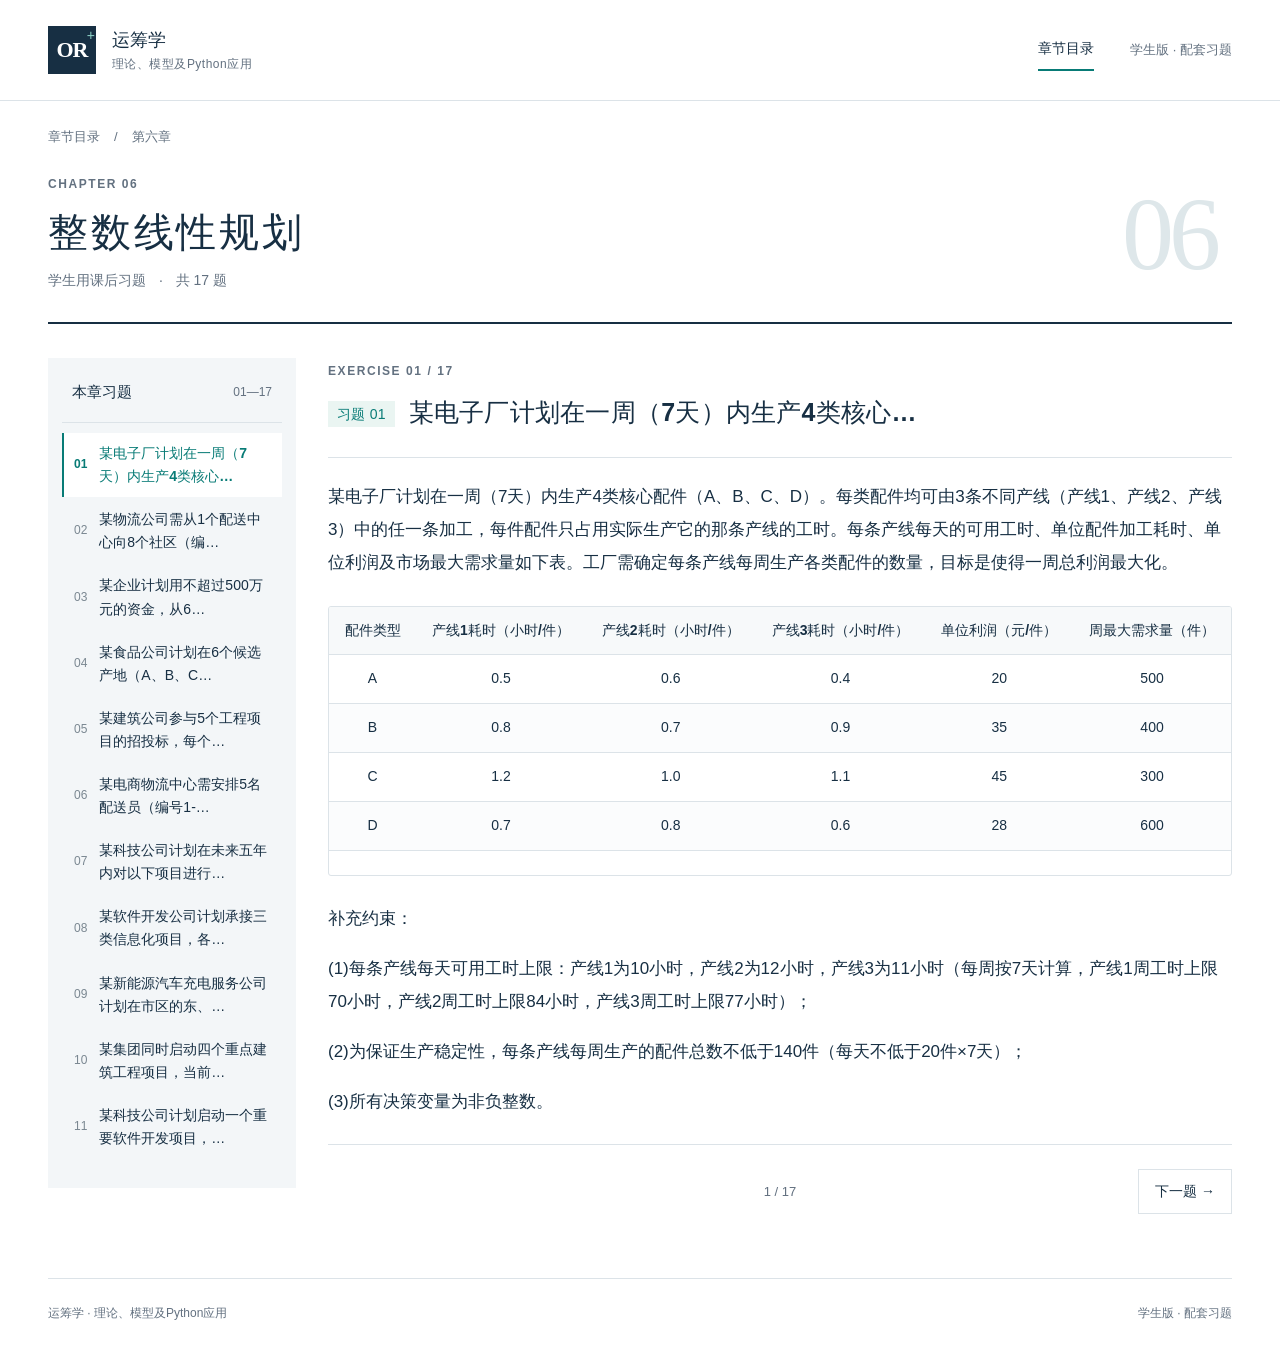
<file: chapter-06.html>
<!doctype html><html lang="zh-CN"><head><meta charset="UTF-8"><meta name="viewport" content="width=device-width,initial-scale=1"><meta name="description" content="《运筹学 理论、模型及Python应用》学生用配套习题。"><title>第六章 整数线性规划 · 运筹学配套学习资源</title><link rel="stylesheet" href="styles.css"><link rel="icon" href="favicon.svg" type="image/svg+xml"></head><body><a class="skip-link" href="#main">跳至正文</a><header class="site-header"><a class="brand" href="index.html" aria-label="返回教材首页"><span class="brand-symbol">OR<span>+</span></span><span class="brand-name">运筹学<span>理论、模型及Python应用</span></span></a><nav aria-label="主导航"><a href="index.html">章节目录</a><span class="edition">学生版 · 配套习题</span></nav></header><main id="main" class="chapter-page"><div class="breadcrumb"><a href="index.html">章节目录</a><span aria-hidden="true">/</span><span>第六章</span></div><section class="chapter-intro"><div><p class="eyebrow">CHAPTER 06</p><h1>整数线性规划</h1><p>学生用课后习题 <span>·</span> 共 17 题</p></div><span class="chapter-watermark" aria-hidden="true">06</span></section><div class="reading-layout"><aside class="exercise-sidebar"><div class="sidebar-heading"><h2>本章习题</h2><span>01—17</span></div><nav aria-label="习题目录"><a href="#q1" data-question="1"><span>01</span>某电子厂计划在一周（7天）内生产4类核心…</a><a href="#q2" data-question="2"><span>02</span>某物流公司需从1个配送中心向8个社区（编…</a><a href="#q3" data-question="3"><span>03</span>某企业计划用不超过500万元的资金，从6…</a><a href="#q4" data-question="4"><span>04</span>某食品公司计划在6个候选产地（A、B、C…</a><a href="#q5" data-question="5"><span>05</span>某建筑公司参与5个工程项目的招投标，每个…</a><a href="#q6" data-question="6"><span>06</span>某电商物流中心需安排5名配送员（编号1-…</a><a href="#q7" data-question="7"><span>07</span>某科技公司计划在未来五年内对以下项目进行…</a><a href="#q8" data-question="8"><span>08</span>某软件开发公司计划承接三类信息化项目，各…</a><a href="#q9" data-question="9"><span>09</span>某新能源汽车充电服务公司计划在市区的东、…</a><a href="#q10" data-question="10"><span>10</span>某集团同时启动四个重点建筑工程项目，当前…</a><a href="#q11" data-question="11"><span>11</span>某科技公司计划启动一个重要软件开发项目，…</a><a href="#q12" data-question="12"><span>12</span>某学生暑期需要搬离宿舍，共有三个收纳箱，…</a><a href="#q13" data-question="13"><span>13</span>某物流公司计划使用一架货机运输5类货物</a><a href="#q14" data-question="14"><span>14</span>用图解法求解下列问题公式约束条件</a><a href="#q15" data-question="15"><span>15</span>用图解法求解下列问题公式约束条件</a><a href="#q16" data-question="16"><span>16</span>某软件公司有两个核心开发项目需要分配高级…</a><a href="#q17" data-question="17"><span>17</span>某工厂有4名工人（甲、乙、丙、丁），需完…</a></nav></aside><div class="reading-main"><div class="mobile-jump"><label for="question-select">选择习题</label><select id="question-select"><option value="1">01 · 某电子厂计划在一周（7天）内生产4类核心…</option><option value="2">02 · 某物流公司需从1个配送中心向8个社区（编…</option><option value="3">03 · 某企业计划用不超过500万元的资金，从6…</option><option value="4">04 · 某食品公司计划在6个候选产地（A、B、C…</option><option value="5">05 · 某建筑公司参与5个工程项目的招投标，每个…</option><option value="6">06 · 某电商物流中心需安排5名配送员（编号1-…</option><option value="7">07 · 某科技公司计划在未来五年内对以下项目进行…</option><option value="8">08 · 某软件开发公司计划承接三类信息化项目，各…</option><option value="9">09 · 某新能源汽车充电服务公司计划在市区的东、…</option><option value="10">10 · 某集团同时启动四个重点建筑工程项目，当前…</option><option value="11">11 · 某科技公司计划启动一个重要软件开发项目，…</option><option value="12">12 · 某学生暑期需要搬离宿舍，共有三个收纳箱，…</option><option value="13">13 · 某物流公司计划使用一架货机运输5类货物</option><option value="14">14 · 用图解法求解下列问题公式约束条件</option><option value="15">15 · 用图解法求解下列问题公式约束条件</option><option value="16">16 · 某软件公司有两个核心开发项目需要分配高级…</option><option value="17">17 · 某工厂有4名工人（甲、乙、丙、丁），需完…</option></select></div><div id="question-content"><article class="question" id="q1" aria-labelledby="q1-title"><div class="question-heading"><p class="eyebrow">EXERCISE 01 / 17</p><h2 id="q1-title"><span>习题 01</span>某电子厂计划在一周（7天）内生产4类核心…</h2></div><div class="question-body"><p>某电子厂计划在一周（7天）内生产4类核心配件（A、B、C、D）。每类配件均可由3条不同产线（产线1、产线2、产线3）中的任一条加工，每件配件只占用实际生产它的那条产线的工时。每条产线每天的可用工时、单位配件加工耗时、单位利润及市场最大需求量如下表。工厂需确定每条产线每周生产各类配件的数量，目标是使得一周总利润最大化。</p>
<div class="table-scroll" tabindex="0" role="region" aria-label="题目数据表"><table>
<thead>
<tr>
<th style="text-align: center;"><strong>配件类型</strong></th>
<th
style="text-align: center;"><strong>产线1耗时（小时/件）</strong></th>
<th
style="text-align: center;"><strong>产线2耗时（小时/件）</strong></th>
<th
style="text-align: center;"><strong>产线3耗时（小时/件）</strong></th>
<th style="text-align: center;"><strong>单位利润（元/件）</strong></th>
<th style="text-align: center;"><strong>周最大需求量（件）</strong></th>
</tr>
</thead>
<tbody>
<tr>
<td style="text-align: center;">A</td>
<td style="text-align: center;">0.5</td>
<td style="text-align: center;">0.6</td>
<td style="text-align: center;">0.4</td>
<td style="text-align: center;">20</td>
<td style="text-align: center;">500</td>
</tr>
<tr>
<td style="text-align: center;">B</td>
<td style="text-align: center;">0.8</td>
<td style="text-align: center;">0.7</td>
<td style="text-align: center;">0.9</td>
<td style="text-align: center;">35</td>
<td style="text-align: center;">400</td>
</tr>
<tr>
<td style="text-align: center;">C</td>
<td style="text-align: center;">1.2</td>
<td style="text-align: center;">1.0</td>
<td style="text-align: center;">1.1</td>
<td style="text-align: center;">45</td>
<td style="text-align: center;">300</td>
</tr>
<tr>
<td style="text-align: center;">D</td>
<td style="text-align: center;">0.7</td>
<td style="text-align: center;">0.8</td>
<td style="text-align: center;">0.6</td>
<td style="text-align: center;">28</td>
<td style="text-align: center;">600</td>
</tr>
<tr>
<td style="text-align: center;"></td>
<td style="text-align: center;"></td>
<td style="text-align: center;"></td>
<td style="text-align: center;"></td>
<td style="text-align: center;"></td>
<td style="text-align: center;"></td>
</tr>
</tbody>
</table></div>
<p>补充约束：</p>
<p>(1)每条产线每天可用工时上限：产线1为10小时，产线2为12小时，产线3为11小时（每周按7天计算，产线1周工时上限70小时，产线2周工时上限84小时，产线3周工时上限77小时）；</p>
<p>(2)为保证生产稳定性，每条产线每周生产的配件总数不低于140件（每天不低于20件×7天）；</p>
<p>(3)所有决策变量为非负整数。</p></div></article><article class="question" id="q2" aria-labelledby="q2-title"><div class="question-heading"><p class="eyebrow">EXERCISE 02 / 17</p><h2 id="q2-title"><span>习题 02</span>某物流公司需从1个配送中心向8个社区（编…</h2></div><div class="question-body"><p>某物流公司需从1个配送中心向8个社区（编号1-8）配送物资，需安排4辆配送车（编号A、B、C、D）完成配送，每次运送都从物流公司出发，不考虑社区之间运送，每辆车的最大载重、单位距离油耗成本如下表，各社区的物资需求量、与配送中心的距离如下表。需确定每辆车负责配送的社区及配送量，目标是使得总配送成本最小。</p>
<div class="table-scroll" tabindex="0" role="region" aria-label="题目数据表"><table>
<thead>
<tr>
<th style="text-align: center;"><strong>车辆编号</strong></th>
<th style="text-align: center;"><strong>最大载重（吨）</strong></th>
<th
style="text-align: center;"><strong>单位油耗成本（元/公里）</strong></th>
<th style="text-align: center;"><strong>最高配送社区数</strong></th>
</tr>
</thead>
<tbody>
<tr>
<td style="text-align: center;">A</td>
<td style="text-align: center;">8</td>
<td style="text-align: center;">2.5</td>
<td style="text-align: center;">3</td>
</tr>
<tr>
<td style="text-align: center;">B</td>
<td style="text-align: center;">10</td>
<td style="text-align: center;">2.2</td>
<td style="text-align: center;">4</td>
</tr>
<tr>
<td style="text-align: center;">C</td>
<td style="text-align: center;">7</td>
<td style="text-align: center;">2.8</td>
<td style="text-align: center;">2</td>
</tr>
<tr>
<td style="text-align: center;">D</td>
<td style="text-align: center;">9</td>
<td style="text-align: center;">2.4</td>
<td style="text-align: center;">3</td>
</tr>
<tr>
<td style="text-align: center;"></td>
<td style="text-align: center;"></td>
<td style="text-align: center;"></td>
<td style="text-align: center;"></td>
</tr>
</tbody>
</table></div>
<div class="table-scroll" tabindex="0" role="region" aria-label="题目数据表"><table>
<thead>
<tr>
<th style="text-align: center;"><strong>社区编号</strong></th>
<th style="text-align: center;"><strong>物资需求量（吨）</strong></th>
<th
style="text-align: center;"><strong>与配送中心距离（公里）</strong></th>
</tr>
</thead>
<tbody>
<tr>
<td style="text-align: center;">1</td>
<td style="text-align: center;">9</td>
<td style="text-align: center;">15</td>
</tr>
<tr>
<td style="text-align: center;">2</td>
<td style="text-align: center;">12</td>
<td style="text-align: center;">20</td>
</tr>
<tr>
<td style="text-align: center;">3</td>
<td style="text-align: center;">10</td>
<td style="text-align: center;">18</td>
</tr>
<tr>
<td style="text-align: center;">4</td>
<td style="text-align: center;">15</td>
<td style="text-align: center;">25</td>
</tr>
<tr>
<td style="text-align: center;">5</td>
<td style="text-align: center;">8</td>
<td style="text-align: center;">12</td>
</tr>
<tr>
<td style="text-align: center;">6</td>
<td style="text-align: center;">18</td>
<td style="text-align: center;">22</td>
</tr>
<tr>
<td style="text-align: center;">7</td>
<td style="text-align: center;">11</td>
<td style="text-align: center;">16</td>
</tr>
<tr>
<td style="text-align: center;">8</td>
<td style="text-align: center;">14</td>
<td style="text-align: center;">19</td>
</tr>
<tr>
<td style="text-align: center;"></td>
<td style="text-align: center;"></td>
<td style="text-align: center;"></td>
</tr>
</tbody>
</table></div>
<p>约束条件：</p>
<p>(1)所有社区的需求量需全部配送；</p>
<p>(2)表中的最大载重是<strong>每趟</strong>载重上限，车辆允许多次从配送中心往返；不对一辆车的全天累计运量另设上限；</p>
<p>(3)每个社区由一辆车负责，该车可多趟运完社区需求；每辆车负责的社区数量不超过其最高配送社区数；</p>
<p>(4)社区需求及配送量按整吨计，社区分配为0-1变量；</p>
<p>(5)每趟都往返配送中心，故行驶距离为表中单程距离的两倍。</p></div></article><article class="question" id="q3" aria-labelledby="q3-title"><div class="question-heading"><p class="eyebrow">EXERCISE 03 / 17</p><h2 id="q3-title"><span>习题 03</span>某企业计划用不超过500万元的资金，从6…</h2></div><div class="question-body"><p>某企业计划用不超过500万元的资金，从6个投资项目中选择若干个进行投资，每个项目只能选择投资或不投资（用0-1变量表示），项目的投资额、预计年收益、投资周期及风险等级如下表。目标是在满足以下约束条件下，使年度总收益最大化。</p>
<div class="table-scroll" tabindex="0" role="region" aria-label="题目数据表"><table>
<thead>
<tr>
<th style="text-align: center;"><strong>项目编号</strong></th>
<th style="text-align: center;"><strong>投资额（万元）</strong></th>
<th style="text-align: center;"><strong>预计年收益（万元）</strong></th>
<th style="text-align: center;"><strong>投资周期（年）</strong></th>
<th
style="text-align: center;"><strong>风险等级（低/中/高）</strong></th>
</tr>
</thead>
<tbody>
<tr>
<td style="text-align: center;">1</td>
<td style="text-align: center;">80</td>
<td style="text-align: center;">12</td>
<td style="text-align: center;">3</td>
<td style="text-align: center;">低</td>
</tr>
<tr>
<td style="text-align: center;">2</td>
<td style="text-align: center;">120</td>
<td style="text-align: center;">18</td>
<td style="text-align: center;">4</td>
<td style="text-align: center;">中</td>
</tr>
<tr>
<td style="text-align: center;">3</td>
<td style="text-align: center;">90</td>
<td style="text-align: center;">10</td>
<td style="text-align: center;">2</td>
<td style="text-align: center;">低</td>
</tr>
<tr>
<td style="text-align: center;">4</td>
<td style="text-align: center;">150</td>
<td style="text-align: center;">25</td>
<td style="text-align: center;">5</td>
<td style="text-align: center;">高</td>
</tr>
<tr>
<td style="text-align: center;">5</td>
<td style="text-align: center;">70</td>
<td style="text-align: center;">8</td>
<td style="text-align: center;">3</td>
<td style="text-align: center;">中</td>
</tr>
<tr>
<td style="text-align: center;">6</td>
<td style="text-align: center;">110</td>
<td style="text-align: center;">16</td>
<td style="text-align: center;">4</td>
<td style="text-align: center;">中</td>
</tr>
<tr>
<td style="text-align: center;"></td>
<td style="text-align: center;"></td>
<td style="text-align: center;"></td>
<td style="text-align: center;"></td>
<td style="text-align: center;"></td>
</tr>
</tbody>
</table></div>
<p>约束条件：</p>
<p>(1) 总投资额不超过500万元；</p>
<p>(2) 风险等级为“高”的项目最多选择1个；</p>
<p>(3) 投资周期为5年的项目与投资周期为2年的项目不能同时选择；</p>
<p>(4) 风险等级为“中”的项目至少选择1个且不超过3个；</p>
<p>(5) 所有决策变量为0-1变量（投资为1，不投资为0）。</p></div></article><article class="question" id="q4" aria-labelledby="q4-title"><div class="question-heading"><p class="eyebrow">EXERCISE 04 / 17</p><h2 id="q4-title"><span>习题 04</span>某食品公司计划在6个候选产地（A、B、C…</h2></div><div class="question-body"><p>某食品公司计划在6个候选产地（A、B、C、D、E、F）中选择若干个建设生产基地，每个基地建成后需承担固定运营成本，同时可满足不同需求地的产品需求。公司需确定选址方案及各基地的产量，目标是在满足总需求的前提下，使总成本（固定成本+变动成本）最小化。</p>
<div class="table-scroll" tabindex="0" role="region" aria-label="题目数据表"><table>
<thead>
<tr>
<th style="text-align: center;"><strong>基地编号</strong></th>
<th
style="text-align: center;"><strong>固定运营成本（万元/年）</strong></th>
<th style="text-align: center;"><strong>最大产能（吨/年）</strong></th>
<th
style="text-align: center;"><strong>单位变动成本（元/吨）</strong></th>
<th style="text-align: center;"><strong>覆盖需求地</strong></th>
</tr>
</thead>
<tbody>
<tr>
<td style="text-align: center;">A</td>
<td style="text-align: center;">80</td>
<td style="text-align: center;">5000</td>
<td style="text-align: center;">1200</td>
<td style="text-align: center;">需求地1</td>
</tr>
<tr>
<td style="text-align: center;">B</td>
<td style="text-align: center;">60</td>
<td style="text-align: center;">4000</td>
<td style="text-align: center;">1500</td>
<td style="text-align: center;">需求地1、需求地2</td>
</tr>
<tr>
<td style="text-align: center;">C</td>
<td style="text-align: center;">70</td>
<td style="text-align: center;">4500</td>
<td style="text-align: center;">1300</td>
<td style="text-align: center;">需求地2、需求地3</td>
</tr>
<tr>
<td style="text-align: center;">D</td>
<td style="text-align: center;">50</td>
<td style="text-align: center;">3500</td>
<td style="text-align: center;">1400</td>
<td style="text-align: center;">需求地3</td>
</tr>
<tr>
<td style="text-align: center;">E</td>
<td style="text-align: center;">90</td>
<td style="text-align: center;">5500</td>
<td style="text-align: center;">1100</td>
<td style="text-align: center;">需求地3、需求地4</td>
</tr>
<tr>
<td style="text-align: center;">F</td>
<td style="text-align: center;">75</td>
<td style="text-align: center;">4800</td>
<td style="text-align: center;">1350</td>
<td style="text-align: center;">需求地4</td>
</tr>
<tr>
<td style="text-align: center;"></td>
<td style="text-align: center;"></td>
<td style="text-align: center;"></td>
<td style="text-align: center;"></td>
<td style="text-align: center;"></td>
</tr>
</tbody>
</table></div>
<p>补充信息：</p>
<p>各需求地年需求量：需求地1（4000吨）、需求地2（3800吨）、需求地3（4500吨）、需求地4（3200吨）；</p>
<p>仅当选择建设某基地时，才产生该基地的固定运营成本，且产量不能超过其最大产能；</p>
<p>未选址的基地产量必须为0。</p>
<p>约束条件：</p>
<p>(1) 所有需求地的需求量必须全部满足；</p>
<p>(2) 每个基地产量不超过其最大产能，且未选址的基地产量为0；</p></div></article><article class="question" id="q5" aria-labelledby="q5-title"><div class="question-heading"><p class="eyebrow">EXERCISE 05 / 17</p><h2 id="q5-title"><span>习题 05</span>某建筑公司参与5个工程项目的招投标，每个…</h2></div><div class="question-body"><p>某建筑公司参与5个工程项目的招投标，每个项目仅能由一家公司中标（该公司需独立完成项目），公司现有3个施工团队（A、B、C），每个团队最多承接2个项目，且不同团队承接项目的成本、项目工期及项目预估利润如下表。需确定公司是否中标各项目、以及中标后分配给哪个团队承接，目标是使总利润（总预估利润-总承接成本）最大化。</p>
<div class="table-scroll" tabindex="0" role="region" aria-label="题目数据表"><table>
<thead>
<tr>
<th style="text-align: center;"><strong>项目编号</strong></th>
<th style="text-align: center;"><strong>预估利润（万元）</strong></th>
<th style="text-align: center;"><strong>工期（个月）</strong></th>
<th style="text-align: center;"><strong>A承接成本（万元）</strong></th>
<th style="text-align: center;"><strong>B承接成本（万元）</strong></th>
<th style="text-align: center;"><strong>C承接成本（万元）</strong></th>
</tr>
</thead>
<tbody>
<tr>
<td style="text-align: center;">1</td>
<td style="text-align: center;">60</td>
<td style="text-align: center;">6</td>
<td style="text-align: center;">42</td>
<td style="text-align: center;">45</td>
<td style="text-align: center;">40</td>
</tr>
<tr>
<td style="text-align: center;">2</td>
<td style="text-align: center;">80</td>
<td style="text-align: center;">8</td>
<td style="text-align: center;">58</td>
<td style="text-align: center;">60</td>
<td style="text-align: center;">55</td>
</tr>
<tr>
<td style="text-align: center;">3</td>
<td style="text-align: center;">50</td>
<td style="text-align: center;">5</td>
<td style="text-align: center;">35</td>
<td style="text-align: center;">38</td>
<td style="text-align: center;">36</td>
</tr>
<tr>
<td style="text-align: center;">4</td>
<td style="text-align: center;">70</td>
<td style="text-align: center;">7</td>
<td style="text-align: center;">50</td>
<td style="text-align: center;">48</td>
<td style="text-align: center;">52</td>
</tr>
<tr>
<td style="text-align: center;">5</td>
<td style="text-align: center;">90</td>
<td style="text-align: center;">9</td>
<td style="text-align: center;">65</td>
<td style="text-align: center;">68</td>
<td style="text-align: center;">62</td>
</tr>
<tr>
<td style="text-align: center;"></td>
<td style="text-align: center;"></td>
<td style="text-align: center;"></td>
<td style="text-align: center;"></td>
<td style="text-align: center;"></td>
<td style="text-align: center;"></td>
</tr>
</tbody>
</table></div>
<p>约束条件：</p>
<p>(1)
每个项目最多中标1次（即公司要么中标该项目并分配给一个团队，要么不中标）；</p>
<p>(2)
每个施工团队承接的项目数量不超过2个，且承接项目的总工期不超过15个月；</p>
<p>(3)
工期超过6个月的项目不能分配给A团队（A团队仅能承接工期≤6个月的项目）；</p>
<p>(4) 中标决策、团队分配均用0-1变量表示，无其他变量类型。</p></div></article><article class="question" id="q6" aria-labelledby="q6-title"><div class="question-heading"><p class="eyebrow">EXERCISE 06 / 17</p><h2 id="q6-title"><span>习题 06</span>某电商物流中心需安排5名配送员（编号1-…</h2></div><div class="question-body"><p>某电商物流中心需安排5名配送员（编号1-5）完成5个不同区域（编号A-E）的配送任务，每名配送员仅能负责1个区域，每个区域也仅由1名配送员负责。不同配送员负责不同区域的配送成本（单位：元/天）如下表所示。要求确定最优的人员-区域指派方案，使得总配送成本最小化。</p>
<div class="table-scroll" tabindex="0" role="region" aria-label="题目数据表"><table>
<thead>
<tr>
<th style="text-align: center;"><strong>配送员编号</strong></th>
<th style="text-align: center;"><strong>区域A（元/天）</strong></th>
<th style="text-align: center;"><strong>区域B（元/天）</strong></th>
<th style="text-align: center;"><strong>区域C（元/天）</strong></th>
<th style="text-align: center;"><strong>区域D（元/天）</strong></th>
<th style="text-align: center;"><strong>区域E（元/天）</strong></th>
</tr>
</thead>
<tbody>
<tr>
<td style="text-align: center;">1</td>
<td style="text-align: center;">80</td>
<td style="text-align: center;">75</td>
<td style="text-align: center;">90</td>
<td style="text-align: center;">85</td>
<td style="text-align: center;">70</td>
</tr>
<tr>
<td style="text-align: center;">2</td>
<td style="text-align: center;">65</td>
<td style="text-align: center;">85</td>
<td style="text-align: center;">78</td>
<td style="text-align: center;">95</td>
<td style="text-align: center;">88</td>
</tr>
<tr>
<td style="text-align: center;">3</td>
<td style="text-align: center;">92</td>
<td style="text-align: center;">80</td>
<td style="text-align: center;">72</td>
<td style="text-align: center;">88</td>
<td style="text-align: center;">90</td>
</tr>
<tr>
<td style="text-align: center;">4</td>
<td style="text-align: center;">78</td>
<td style="text-align: center;">82</td>
<td style="text-align: center;">86</td>
<td style="text-align: center;">75</td>
<td style="text-align: center;">80</td>
</tr>
<tr>
<td style="text-align: center;">5</td>
<td style="text-align: center;">85</td>
<td style="text-align: center;">79</td>
<td style="text-align: center;">88</td>
<td style="text-align: center;">90</td>
<td style="text-align: center;">76</td>
</tr>
<tr>
<td style="text-align: center;"></td>
<td style="text-align: center;"></td>
<td style="text-align: center;"></td>
<td style="text-align: center;"></td>
<td style="text-align: center;"></td>
<td style="text-align: center;"></td>
</tr>
</tbody>
</table></div>
<p>约束条件：</p>
<p>(1) 每名配送员仅能负责1个区域；</p>
<p>(2) 每个区域仅由1名配送员负责；</p>
<p>(3) 指派决策用0-1变量表示，无其他变量类型。</p></div></article><article class="question" id="q7" aria-labelledby="q7-title"><div class="question-heading"><p class="eyebrow">EXERCISE 07 / 17</p><h2 id="q7-title"><span>习题 07</span>某科技公司计划在未来五年内对以下项目进行…</h2></div><div class="question-body"><p>某科技公司计划在未来五年内对以下项目进行资金投入，以实现第五年末资金本利总额最大化。公司当前可用资金为800万元，各项目具体投资规则如下：</p>
<p><strong>项目A（智能化生产线升级）：</strong></p>
<p>投资时间：第1-4年年初可逐年投资</p>
<p>回收规则：投资后于下一年年初回收本利总额的110%</p>
<p>投资限额：第1年最低投入100万元，最高150万元；第2-4年每年最低50万元，最高150万元</p>
<p><strong>项目B（新建自动化包装线）：</strong></p>
<p>投资时间：仅在第2年年初一次性投资</p>
<p>回收规则：于第5年年末回收本利总额的135%</p>
<p>投资限额：最低投入100万元，最高200万元</p>
<p><strong>项目C（核心技术专利购买）：</strong></p>
<p>投资时间：仅在第3年年初一次性投资</p>
<p>回收规则：于第5年年末回收本利总额的150%</p>
<p>投资限额：投资金额必须为离散值：80万元、120万元、160万元或200万元</p>
<p><strong>项目D（短期银行理财）：</strong></p>
<p>投资时间：第1-5年年初均可投资</p>
<p>回收规则：于当年年末归还本金并支付5%的利息，流动性强</p>
<p>投资限额：无金额限制</p>
<p>问题要求：</p>
<p>(1) 建立整数规划模型；</p>
<p>(2) 明确列出所有决策变量及其含义。</p></div></article><article class="question" id="q8" aria-labelledby="q8-title"><div class="question-heading"><p class="eyebrow">EXERCISE 08 / 17</p><h2 id="q8-title"><span>习题 08</span>某软件开发公司计划承接三类信息化项目，各…</h2></div><div class="question-body"><p>某软件开发公司计划承接三类信息化项目，各类项目的资源需求与收益如下表所示。</p>
<div class="table-scroll" tabindex="0" role="region" aria-label="题目数据表"><table>
<thead>
<tr>
<th style="text-align: center;"><strong>资源类型</strong></th>
<th style="text-align: center;"><strong>APP开发项目</strong></th>
<th style="text-align: center;"><strong>系统定制项目</strong></th>
<th style="text-align: center;"><strong>数据平台项目</strong></th>
<th style="text-align: center;"><strong>公司总资源</strong></th>
</tr>
</thead>
<tbody>
<tr>
<td style="text-align: center;">高级工程师（人·月）</td>
<td style="text-align: center;">3</td>
<td style="text-align: center;">4</td>
<td style="text-align: center;">5</td>
<td style="text-align: center;">50人·月</td>
</tr>
<tr>
<td style="text-align: center;">中级工程师（人·月）</td>
<td style="text-align: center;">4</td>
<td style="text-align: center;">6</td>
<td style="text-align: center;">8</td>
<td style="text-align: center;">80人·月</td>
</tr>
<tr>
<td style="text-align: center;">云服务器（台·月）</td>
<td style="text-align: center;">2</td>
<td style="text-align: center;">3</td>
<td style="text-align: center;">4</td>
<td style="text-align: center;">40台·月</td>
</tr>
<tr>
<td style="text-align: center;">办公场地（间）</td>
<td style="text-align: center;">1</td>
<td style="text-align: center;">1</td>
<td style="text-align: center;">2</td>
<td style="text-align: center;">8间</td>
</tr>
<tr>
<td style="text-align: center;"></td>
<td style="text-align: center;"></td>
<td style="text-align: center;"></td>
<td style="text-align: center;"></td>
<td style="text-align: center;"></td>
</tr>
</tbody>
</table></div>
<p>不考虑固定成本时，每承接1个项目的净利润分别为：APP开发项目8万元，系统定制项目12万元，数据平台项目15万元。无论每类项目承接多少个，均需支付固定启动成本：APP开发项目30万元，系统定制项目50万元，数据平台项目80万元（含前期调研、商务洽谈等）。现需制定项目承接计划，使公司获得的总利润最大。</p></div></article><article class="question" id="q9" aria-labelledby="q9-title"><div class="question-heading"><p class="eyebrow">EXERCISE 09 / 17</p><h2 id="q9-title"><span>习题 09</span>某新能源汽车充电服务公司计划在市区的东、…</h2></div><div class="question-body"><p>某新能源汽车充电服务公司计划在市区的东、西、南、北四个大区建设快充充电站，拟议中有12个候选位置<span class="math math-inline" role="math" aria-label="A_i(i=1,2,\dots,12)"><span aria-hidden="true"><mjx-container class="MathJax" jax="SVG"><svg style="vertical-align: -0.566ex;" xmlns="http://www.w3.org/2000/svg" width="18.566ex" height="2.262ex" role="img" focusable="false" viewBox="0 -750 8206.2 1000"><g stroke="currentColor" fill="currentColor" stroke-width="0" transform="scale(1,-1)"><g data-mml-node="math"><g data-mml-node="msub"><g data-mml-node="mi"><path data-c="1D434" d="M208 74Q208 50 254 46Q272 46 272 35Q272 34 270 22Q267 8 264 4T251 0Q249 0 239 0T205 1T141 2Q70 2 50 0H42Q35 7 35 11Q37 38 48 46H62Q132 49 164 96Q170 102 345 401T523 704Q530 716 547 716H555H572Q578 707 578 706L606 383Q634 60 636 57Q641 46 701 46Q726 46 726 36Q726 34 723 22Q720 7 718 4T704 0Q701 0 690 0T651 1T578 2Q484 2 455 0H443Q437 6 437 9T439 27Q443 40 445 43L449 46H469Q523 49 533 63L521 213H283L249 155Q208 86 208 74ZM516 260Q516 271 504 416T490 562L463 519Q447 492 400 412L310 260L413 259Q516 259 516 260Z"></path></g><g data-mml-node="mi" transform="translate(783,-150) scale(0.707)"><path data-c="1D456" d="M184 600Q184 624 203 642T247 661Q265 661 277 649T290 619Q290 596 270 577T226 557Q211 557 198 567T184 600ZM21 287Q21 295 30 318T54 369T98 420T158 442Q197 442 223 419T250 357Q250 340 236 301T196 196T154 83Q149 61 149 51Q149 26 166 26Q175 26 185 29T208 43T235 78T260 137Q263 149 265 151T282 153Q302 153 302 143Q302 135 293 112T268 61T223 11T161 -11Q129 -11 102 10T74 74Q74 91 79 106T122 220Q160 321 166 341T173 380Q173 404 156 404H154Q124 404 99 371T61 287Q60 286 59 284T58 281T56 279T53 278T49 278T41 278H27Q21 284 21 287Z"></path></g></g><g data-mml-node="mo" transform="translate(1077,0)"><path data-c="28" d="M94 250Q94 319 104 381T127 488T164 576T202 643T244 695T277 729T302 750H315H319Q333 750 333 741Q333 738 316 720T275 667T226 581T184 443T167 250T184 58T225 -81T274 -167T316 -220T333 -241Q333 -250 318 -250H315H302L274 -226Q180 -141 137 -14T94 250Z"></path></g><g data-mml-node="mi" transform="translate(1466,0)"><path data-c="1D456" d="M184 600Q184 624 203 642T247 661Q265 661 277 649T290 619Q290 596 270 577T226 557Q211 557 198 567T184 600ZM21 287Q21 295 30 318T54 369T98 420T158 442Q197 442 223 419T250 357Q250 340 236 301T196 196T154 83Q149 61 149 51Q149 26 166 26Q175 26 185 29T208 43T235 78T260 137Q263 149 265 151T282 153Q302 153 302 143Q302 135 293 112T268 61T223 11T161 -11Q129 -11 102 10T74 74Q74 91 79 106T122 220Q160 321 166 341T173 380Q173 404 156 404H154Q124 404 99 371T61 287Q60 286 59 284T58 281T56 279T53 278T49 278T41 278H27Q21 284 21 287Z"></path></g><g data-mml-node="mo" transform="translate(2088.7,0)"><path data-c="3D" d="M56 347Q56 360 70 367H707Q722 359 722 347Q722 336 708 328L390 327H72Q56 332 56 347ZM56 153Q56 168 72 173H708Q722 163 722 153Q722 140 707 133H70Q56 140 56 153Z"></path></g><g data-mml-node="mn" transform="translate(3144.5,0)"><path data-c="31" d="M213 578L200 573Q186 568 160 563T102 556H83V602H102Q149 604 189 617T245 641T273 663Q275 666 285 666Q294 666 302 660V361L303 61Q310 54 315 52T339 48T401 46H427V0H416Q395 3 257 3Q121 3 100 0H88V46H114Q136 46 152 46T177 47T193 50T201 52T207 57T213 61V578Z"></path></g><g data-mml-node="mo" transform="translate(3644.5,0)"><path data-c="2C" d="M78 35T78 60T94 103T137 121Q165 121 187 96T210 8Q210 -27 201 -60T180 -117T154 -158T130 -185T117 -194Q113 -194 104 -185T95 -172Q95 -168 106 -156T131 -126T157 -76T173 -3V9L172 8Q170 7 167 6T161 3T152 1T140 0Q113 0 96 17Z"></path></g><g data-mml-node="mn" transform="translate(4089.2,0)"><path data-c="32" d="M109 429Q82 429 66 447T50 491Q50 562 103 614T235 666Q326 666 387 610T449 465Q449 422 429 383T381 315T301 241Q265 210 201 149L142 93L218 92Q375 92 385 97Q392 99 409 186V189H449V186Q448 183 436 95T421 3V0H50V19V31Q50 38 56 46T86 81Q115 113 136 137Q145 147 170 174T204 211T233 244T261 278T284 308T305 340T320 369T333 401T340 431T343 464Q343 527 309 573T212 619Q179 619 154 602T119 569T109 550Q109 549 114 549Q132 549 151 535T170 489Q170 464 154 447T109 429Z"></path></g><g data-mml-node="mo" transform="translate(4589.2,0)"><path data-c="2C" d="M78 35T78 60T94 103T137 121Q165 121 187 96T210 8Q210 -27 201 -60T180 -117T154 -158T130 -185T117 -194Q113 -194 104 -185T95 -172Q95 -168 106 -156T131 -126T157 -76T173 -3V9L172 8Q170 7 167 6T161 3T152 1T140 0Q113 0 96 17Z"></path></g><g data-mml-node="mo" transform="translate(5033.8,0)"><path data-c="2026" d="M78 60Q78 84 95 102T138 120Q162 120 180 104T199 61Q199 36 182 18T139 0T96 17T78 60ZM525 60Q525 84 542 102T585 120Q609 120 627 104T646 61Q646 36 629 18T586 0T543 17T525 60ZM972 60Q972 84 989 102T1032 120Q1056 120 1074 104T1093 61Q1093 36 1076 18T1033 0T990 17T972 60Z"></path></g><g data-mml-node="mo" transform="translate(6372.5,0)"><path data-c="2C" d="M78 35T78 60T94 103T137 121Q165 121 187 96T210 8Q210 -27 201 -60T180 -117T154 -158T130 -185T117 -194Q113 -194 104 -185T95 -172Q95 -168 106 -156T131 -126T157 -76T173 -3V9L172 8Q170 7 167 6T161 3T152 1T140 0Q113 0 96 17Z"></path></g><g data-mml-node="mn" transform="translate(6817.2,0)"><path data-c="31" d="M213 578L200 573Q186 568 160 563T102 556H83V602H102Q149 604 189 617T245 641T273 663Q275 666 285 666Q294 666 302 660V361L303 61Q310 54 315 52T339 48T401 46H427V0H416Q395 3 257 3Q121 3 100 0H88V46H114Q136 46 152 46T177 47T193 50T201 52T207 57T213 61V578Z"></path><path data-c="32" d="M109 429Q82 429 66 447T50 491Q50 562 103 614T235 666Q326 666 387 610T449 465Q449 422 429 383T381 315T301 241Q265 210 201 149L142 93L218 92Q375 92 385 97Q392 99 409 186V189H449V186Q448 183 436 95T421 3V0H50V19V31Q50 38 56 46T86 81Q115 113 136 137Q145 147 170 174T204 211T233 244T261 278T284 308T305 340T320 369T333 401T340 431T343 464Q343 527 309 573T212 619Q179 619 154 602T119 569T109 550Q109 549 114 549Q132 549 151 535T170 489Q170 464 154 447T109 429Z" transform="translate(500,0)"></path></g><g data-mml-node="mo" transform="translate(7817.2,0)"><path data-c="29" d="M60 749L64 750Q69 750 74 750H86L114 726Q208 641 251 514T294 250Q294 182 284 119T261 12T224 -76T186 -143T145 -194T113 -227T90 -246Q87 -249 86 -250H74Q66 -250 63 -250T58 -247T55 -238Q56 -237 66 -225Q221 -64 221 250T66 725Q56 737 55 738Q55 746 60 749Z"></path></g></g></g></svg></mjx-container></span></span>可供选择。考虑到各区域新能源汽车保有量、充电需求密度及土地成本差异，规定：</p>
<p>在东区由<span class="math math-inline" role="math" aria-label="A_1,A_2,A_3"><span aria-hidden="true"><mjx-container class="MathJax" jax="SVG"><svg style="vertical-align: -0.439ex;" xmlns="http://www.w3.org/2000/svg" width="10.066ex" height="2.059ex" role="img" focusable="false" viewBox="0 -716 4449 910"><g stroke="currentColor" fill="currentColor" stroke-width="0" transform="scale(1,-1)"><g data-mml-node="math"><g data-mml-node="msub"><g data-mml-node="mi"><path data-c="1D434" d="M208 74Q208 50 254 46Q272 46 272 35Q272 34 270 22Q267 8 264 4T251 0Q249 0 239 0T205 1T141 2Q70 2 50 0H42Q35 7 35 11Q37 38 48 46H62Q132 49 164 96Q170 102 345 401T523 704Q530 716 547 716H555H572Q578 707 578 706L606 383Q634 60 636 57Q641 46 701 46Q726 46 726 36Q726 34 723 22Q720 7 718 4T704 0Q701 0 690 0T651 1T578 2Q484 2 455 0H443Q437 6 437 9T439 27Q443 40 445 43L449 46H469Q523 49 533 63L521 213H283L249 155Q208 86 208 74ZM516 260Q516 271 504 416T490 562L463 519Q447 492 400 412L310 260L413 259Q516 259 516 260Z"></path></g><g data-mml-node="mn" transform="translate(783,-150) scale(0.707)"><path data-c="31" d="M213 578L200 573Q186 568 160 563T102 556H83V602H102Q149 604 189 617T245 641T273 663Q275 666 285 666Q294 666 302 660V361L303 61Q310 54 315 52T339 48T401 46H427V0H416Q395 3 257 3Q121 3 100 0H88V46H114Q136 46 152 46T177 47T193 50T201 52T207 57T213 61V578Z"></path></g></g><g data-mml-node="mo" transform="translate(1186.6,0)"><path data-c="2C" d="M78 35T78 60T94 103T137 121Q165 121 187 96T210 8Q210 -27 201 -60T180 -117T154 -158T130 -185T117 -194Q113 -194 104 -185T95 -172Q95 -168 106 -156T131 -126T157 -76T173 -3V9L172 8Q170 7 167 6T161 3T152 1T140 0Q113 0 96 17Z"></path></g><g data-mml-node="msub" transform="translate(1631.2,0)"><g data-mml-node="mi"><path data-c="1D434" d="M208 74Q208 50 254 46Q272 46 272 35Q272 34 270 22Q267 8 264 4T251 0Q249 0 239 0T205 1T141 2Q70 2 50 0H42Q35 7 35 11Q37 38 48 46H62Q132 49 164 96Q170 102 345 401T523 704Q530 716 547 716H555H572Q578 707 578 706L606 383Q634 60 636 57Q641 46 701 46Q726 46 726 36Q726 34 723 22Q720 7 718 4T704 0Q701 0 690 0T651 1T578 2Q484 2 455 0H443Q437 6 437 9T439 27Q443 40 445 43L449 46H469Q523 49 533 63L521 213H283L249 155Q208 86 208 74ZM516 260Q516 271 504 416T490 562L463 519Q447 492 400 412L310 260L413 259Q516 259 516 260Z"></path></g><g data-mml-node="mn" transform="translate(783,-150) scale(0.707)"><path data-c="32" d="M109 429Q82 429 66 447T50 491Q50 562 103 614T235 666Q326 666 387 610T449 465Q449 422 429 383T381 315T301 241Q265 210 201 149L142 93L218 92Q375 92 385 97Q392 99 409 186V189H449V186Q448 183 436 95T421 3V0H50V19V31Q50 38 56 46T86 81Q115 113 136 137Q145 147 170 174T204 211T233 244T261 278T284 308T305 340T320 369T333 401T340 431T343 464Q343 527 309 573T212 619Q179 619 154 602T119 569T109 550Q109 549 114 549Q132 549 151 535T170 489Q170 464 154 447T109 429Z"></path></g></g><g data-mml-node="mo" transform="translate(2817.8,0)"><path data-c="2C" d="M78 35T78 60T94 103T137 121Q165 121 187 96T210 8Q210 -27 201 -60T180 -117T154 -158T130 -185T117 -194Q113 -194 104 -185T95 -172Q95 -168 106 -156T131 -126T157 -76T173 -3V9L172 8Q170 7 167 6T161 3T152 1T140 0Q113 0 96 17Z"></path></g><g data-mml-node="msub" transform="translate(3262.4,0)"><g data-mml-node="mi"><path data-c="1D434" d="M208 74Q208 50 254 46Q272 46 272 35Q272 34 270 22Q267 8 264 4T251 0Q249 0 239 0T205 1T141 2Q70 2 50 0H42Q35 7 35 11Q37 38 48 46H62Q132 49 164 96Q170 102 345 401T523 704Q530 716 547 716H555H572Q578 707 578 706L606 383Q634 60 636 57Q641 46 701 46Q726 46 726 36Q726 34 723 22Q720 7 718 4T704 0Q701 0 690 0T651 1T578 2Q484 2 455 0H443Q437 6 437 9T439 27Q443 40 445 43L449 46H469Q523 49 533 63L521 213H283L249 155Q208 86 208 74ZM516 260Q516 271 504 416T490 562L463 519Q447 492 400 412L310 260L413 259Q516 259 516 260Z"></path></g><g data-mml-node="mn" transform="translate(783,-150) scale(0.707)"><path data-c="33" d="M127 463Q100 463 85 480T69 524Q69 579 117 622T233 665Q268 665 277 664Q351 652 390 611T430 522Q430 470 396 421T302 350L299 348Q299 347 308 345T337 336T375 315Q457 262 457 175Q457 96 395 37T238 -22Q158 -22 100 21T42 130Q42 158 60 175T105 193Q133 193 151 175T169 130Q169 119 166 110T159 94T148 82T136 74T126 70T118 67L114 66Q165 21 238 21Q293 21 321 74Q338 107 338 175V195Q338 290 274 322Q259 328 213 329L171 330L168 332Q166 335 166 348Q166 366 174 366Q202 366 232 371Q266 376 294 413T322 525V533Q322 590 287 612Q265 626 240 626Q208 626 181 615T143 592T132 580H135Q138 579 143 578T153 573T165 566T175 555T183 540T186 520Q186 498 172 481T127 463Z"></path></g></g></g></g></svg></mjx-container></span></span>三个位置中:至多选择两个；</p>
<p>在西区由<span class="math math-inline" role="math" aria-label="A_4,A_5,A_6"><span aria-hidden="true"><mjx-container class="MathJax" jax="SVG"><svg style="vertical-align: -0.439ex;" xmlns="http://www.w3.org/2000/svg" width="10.066ex" height="2.059ex" role="img" focusable="false" viewBox="0 -716 4449 910"><g stroke="currentColor" fill="currentColor" stroke-width="0" transform="scale(1,-1)"><g data-mml-node="math"><g data-mml-node="msub"><g data-mml-node="mi"><path data-c="1D434" d="M208 74Q208 50 254 46Q272 46 272 35Q272 34 270 22Q267 8 264 4T251 0Q249 0 239 0T205 1T141 2Q70 2 50 0H42Q35 7 35 11Q37 38 48 46H62Q132 49 164 96Q170 102 345 401T523 704Q530 716 547 716H555H572Q578 707 578 706L606 383Q634 60 636 57Q641 46 701 46Q726 46 726 36Q726 34 723 22Q720 7 718 4T704 0Q701 0 690 0T651 1T578 2Q484 2 455 0H443Q437 6 437 9T439 27Q443 40 445 43L449 46H469Q523 49 533 63L521 213H283L249 155Q208 86 208 74ZM516 260Q516 271 504 416T490 562L463 519Q447 492 400 412L310 260L413 259Q516 259 516 260Z"></path></g><g data-mml-node="mn" transform="translate(783,-150) scale(0.707)"><path data-c="34" d="M462 0Q444 3 333 3Q217 3 199 0H190V46H221Q241 46 248 46T265 48T279 53T286 61Q287 63 287 115V165H28V211L179 442Q332 674 334 675Q336 677 355 677H373L379 671V211H471V165H379V114Q379 73 379 66T385 54Q393 47 442 46H471V0H462ZM293 211V545L74 212L183 211H293Z"></path></g></g><g data-mml-node="mo" transform="translate(1186.6,0)"><path data-c="2C" d="M78 35T78 60T94 103T137 121Q165 121 187 96T210 8Q210 -27 201 -60T180 -117T154 -158T130 -185T117 -194Q113 -194 104 -185T95 -172Q95 -168 106 -156T131 -126T157 -76T173 -3V9L172 8Q170 7 167 6T161 3T152 1T140 0Q113 0 96 17Z"></path></g><g data-mml-node="msub" transform="translate(1631.2,0)"><g data-mml-node="mi"><path data-c="1D434" d="M208 74Q208 50 254 46Q272 46 272 35Q272 34 270 22Q267 8 264 4T251 0Q249 0 239 0T205 1T141 2Q70 2 50 0H42Q35 7 35 11Q37 38 48 46H62Q132 49 164 96Q170 102 345 401T523 704Q530 716 547 716H555H572Q578 707 578 706L606 383Q634 60 636 57Q641 46 701 46Q726 46 726 36Q726 34 723 22Q720 7 718 4T704 0Q701 0 690 0T651 1T578 2Q484 2 455 0H443Q437 6 437 9T439 27Q443 40 445 43L449 46H469Q523 49 533 63L521 213H283L249 155Q208 86 208 74ZM516 260Q516 271 504 416T490 562L463 519Q447 492 400 412L310 260L413 259Q516 259 516 260Z"></path></g><g data-mml-node="mn" transform="translate(783,-150) scale(0.707)"><path data-c="35" d="M164 157Q164 133 148 117T109 101H102Q148 22 224 22Q294 22 326 82Q345 115 345 210Q345 313 318 349Q292 382 260 382H254Q176 382 136 314Q132 307 129 306T114 304Q97 304 95 310Q93 314 93 485V614Q93 664 98 664Q100 666 102 666Q103 666 123 658T178 642T253 634Q324 634 389 662Q397 666 402 666Q410 666 410 648V635Q328 538 205 538Q174 538 149 544L139 546V374Q158 388 169 396T205 412T256 420Q337 420 393 355T449 201Q449 109 385 44T229 -22Q148 -22 99 32T50 154Q50 178 61 192T84 210T107 214Q132 214 148 197T164 157Z"></path></g></g><g data-mml-node="mo" transform="translate(2817.8,0)"><path data-c="2C" d="M78 35T78 60T94 103T137 121Q165 121 187 96T210 8Q210 -27 201 -60T180 -117T154 -158T130 -185T117 -194Q113 -194 104 -185T95 -172Q95 -168 106 -156T131 -126T157 -76T173 -3V9L172 8Q170 7 167 6T161 3T152 1T140 0Q113 0 96 17Z"></path></g><g data-mml-node="msub" transform="translate(3262.4,0)"><g data-mml-node="mi"><path data-c="1D434" d="M208 74Q208 50 254 46Q272 46 272 35Q272 34 270 22Q267 8 264 4T251 0Q249 0 239 0T205 1T141 2Q70 2 50 0H42Q35 7 35 11Q37 38 48 46H62Q132 49 164 96Q170 102 345 401T523 704Q530 716 547 716H555H572Q578 707 578 706L606 383Q634 60 636 57Q641 46 701 46Q726 46 726 36Q726 34 723 22Q720 7 718 4T704 0Q701 0 690 0T651 1T578 2Q484 2 455 0H443Q437 6 437 9T439 27Q443 40 445 43L449 46H469Q523 49 533 63L521 213H283L249 155Q208 86 208 74ZM516 260Q516 271 504 416T490 562L463 519Q447 492 400 412L310 260L413 259Q516 259 516 260Z"></path></g><g data-mml-node="mn" transform="translate(783,-150) scale(0.707)"><path data-c="36" d="M42 313Q42 476 123 571T303 666Q372 666 402 630T432 550Q432 525 418 510T379 495Q356 495 341 509T326 548Q326 592 373 601Q351 623 311 626Q240 626 194 566Q147 500 147 364L148 360Q153 366 156 373Q197 433 263 433H267Q313 433 348 414Q372 400 396 374T435 317Q456 268 456 210V192Q456 169 451 149Q440 90 387 34T253 -22Q225 -22 199 -14T143 16T92 75T56 172T42 313ZM257 397Q227 397 205 380T171 335T154 278T148 216Q148 133 160 97T198 39Q222 21 251 21Q302 21 329 59Q342 77 347 104T352 209Q352 289 347 316T329 361Q302 397 257 397Z"></path></g></g></g></g></svg></mjx-container></span></span>三个位置中:至少选择一个；</p>
<p>在南区由<span class="math math-inline" role="math" aria-label="A_7,A_8,A_9"><span aria-hidden="true"><mjx-container class="MathJax" jax="SVG"><svg style="vertical-align: -0.439ex;" xmlns="http://www.w3.org/2000/svg" width="10.066ex" height="2.059ex" role="img" focusable="false" viewBox="0 -716 4449 910"><g stroke="currentColor" fill="currentColor" stroke-width="0" transform="scale(1,-1)"><g data-mml-node="math"><g data-mml-node="msub"><g data-mml-node="mi"><path data-c="1D434" d="M208 74Q208 50 254 46Q272 46 272 35Q272 34 270 22Q267 8 264 4T251 0Q249 0 239 0T205 1T141 2Q70 2 50 0H42Q35 7 35 11Q37 38 48 46H62Q132 49 164 96Q170 102 345 401T523 704Q530 716 547 716H555H572Q578 707 578 706L606 383Q634 60 636 57Q641 46 701 46Q726 46 726 36Q726 34 723 22Q720 7 718 4T704 0Q701 0 690 0T651 1T578 2Q484 2 455 0H443Q437 6 437 9T439 27Q443 40 445 43L449 46H469Q523 49 533 63L521 213H283L249 155Q208 86 208 74ZM516 260Q516 271 504 416T490 562L463 519Q447 492 400 412L310 260L413 259Q516 259 516 260Z"></path></g><g data-mml-node="mn" transform="translate(783,-150) scale(0.707)"><path data-c="37" d="M55 458Q56 460 72 567L88 674Q88 676 108 676H128V672Q128 662 143 655T195 646T364 644H485V605L417 512Q408 500 387 472T360 435T339 403T319 367T305 330T292 284T284 230T278 162T275 80Q275 66 275 52T274 28V19Q270 2 255 -10T221 -22Q210 -22 200 -19T179 0T168 40Q168 198 265 368Q285 400 349 489L395 552H302Q128 552 119 546Q113 543 108 522T98 479L95 458V455H55V458Z"></path></g></g><g data-mml-node="mo" transform="translate(1186.6,0)"><path data-c="2C" d="M78 35T78 60T94 103T137 121Q165 121 187 96T210 8Q210 -27 201 -60T180 -117T154 -158T130 -185T117 -194Q113 -194 104 -185T95 -172Q95 -168 106 -156T131 -126T157 -76T173 -3V9L172 8Q170 7 167 6T161 3T152 1T140 0Q113 0 96 17Z"></path></g><g data-mml-node="msub" transform="translate(1631.2,0)"><g data-mml-node="mi"><path data-c="1D434" d="M208 74Q208 50 254 46Q272 46 272 35Q272 34 270 22Q267 8 264 4T251 0Q249 0 239 0T205 1T141 2Q70 2 50 0H42Q35 7 35 11Q37 38 48 46H62Q132 49 164 96Q170 102 345 401T523 704Q530 716 547 716H555H572Q578 707 578 706L606 383Q634 60 636 57Q641 46 701 46Q726 46 726 36Q726 34 723 22Q720 7 718 4T704 0Q701 0 690 0T651 1T578 2Q484 2 455 0H443Q437 6 437 9T439 27Q443 40 445 43L449 46H469Q523 49 533 63L521 213H283L249 155Q208 86 208 74ZM516 260Q516 271 504 416T490 562L463 519Q447 492 400 412L310 260L413 259Q516 259 516 260Z"></path></g><g data-mml-node="mn" transform="translate(783,-150) scale(0.707)"><path data-c="38" d="M70 417T70 494T124 618T248 666Q319 666 374 624T429 515Q429 485 418 459T392 417T361 389T335 371T324 363L338 354Q352 344 366 334T382 323Q457 264 457 174Q457 95 399 37T249 -22Q159 -22 101 29T43 155Q43 263 172 335L154 348Q133 361 127 368Q70 417 70 494ZM286 386L292 390Q298 394 301 396T311 403T323 413T334 425T345 438T355 454T364 471T369 491T371 513Q371 556 342 586T275 624Q268 625 242 625Q201 625 165 599T128 534Q128 511 141 492T167 463T217 431Q224 426 228 424L286 386ZM250 21Q308 21 350 55T392 137Q392 154 387 169T375 194T353 216T330 234T301 253T274 270Q260 279 244 289T218 306L210 311Q204 311 181 294T133 239T107 157Q107 98 150 60T250 21Z"></path></g></g><g data-mml-node="mo" transform="translate(2817.8,0)"><path data-c="2C" d="M78 35T78 60T94 103T137 121Q165 121 187 96T210 8Q210 -27 201 -60T180 -117T154 -158T130 -185T117 -194Q113 -194 104 -185T95 -172Q95 -168 106 -156T131 -126T157 -76T173 -3V9L172 8Q170 7 167 6T161 3T152 1T140 0Q113 0 96 17Z"></path></g><g data-mml-node="msub" transform="translate(3262.4,0)"><g data-mml-node="mi"><path data-c="1D434" d="M208 74Q208 50 254 46Q272 46 272 35Q272 34 270 22Q267 8 264 4T251 0Q249 0 239 0T205 1T141 2Q70 2 50 0H42Q35 7 35 11Q37 38 48 46H62Q132 49 164 96Q170 102 345 401T523 704Q530 716 547 716H555H572Q578 707 578 706L606 383Q634 60 636 57Q641 46 701 46Q726 46 726 36Q726 34 723 22Q720 7 718 4T704 0Q701 0 690 0T651 1T578 2Q484 2 455 0H443Q437 6 437 9T439 27Q443 40 445 43L449 46H469Q523 49 533 63L521 213H283L249 155Q208 86 208 74ZM516 260Q516 271 504 416T490 562L463 519Q447 492 400 412L310 260L413 259Q516 259 516 260Z"></path></g><g data-mml-node="mn" transform="translate(783,-150) scale(0.707)"><path data-c="39" d="M352 287Q304 211 232 211Q154 211 104 270T44 396Q42 412 42 436V444Q42 537 111 606Q171 666 243 666Q245 666 249 666T257 665H261Q273 665 286 663T323 651T370 619T413 560Q456 472 456 334Q456 194 396 97Q361 41 312 10T208 -22Q147 -22 108 7T68 93T121 149Q143 149 158 135T173 96Q173 78 164 65T148 49T135 44L131 43Q131 41 138 37T164 27T206 22H212Q272 22 313 86Q352 142 352 280V287ZM244 248Q292 248 321 297T351 430Q351 508 343 542Q341 552 337 562T323 588T293 615T246 625Q208 625 181 598Q160 576 154 546T147 441Q147 358 152 329T172 282Q197 248 244 248Z"></path></g></g></g></g></svg></mjx-container></span></span>三个位置中:至少选择两个；</p>
<p>在北区由<span class="math math-inline" role="math" aria-label="A_{10},A_{11},A_{12}"><span aria-hidden="true"><mjx-container class="MathJax" jax="SVG"><svg style="vertical-align: -0.439ex;" xmlns="http://www.w3.org/2000/svg" width="12.465ex" height="2.059ex" role="img" focusable="false" viewBox="0 -716 5509.7 910"><g stroke="currentColor" fill="currentColor" stroke-width="0" transform="scale(1,-1)"><g data-mml-node="math"><g data-mml-node="msub"><g data-mml-node="mi"><path data-c="1D434" d="M208 74Q208 50 254 46Q272 46 272 35Q272 34 270 22Q267 8 264 4T251 0Q249 0 239 0T205 1T141 2Q70 2 50 0H42Q35 7 35 11Q37 38 48 46H62Q132 49 164 96Q170 102 345 401T523 704Q530 716 547 716H555H572Q578 707 578 706L606 383Q634 60 636 57Q641 46 701 46Q726 46 726 36Q726 34 723 22Q720 7 718 4T704 0Q701 0 690 0T651 1T578 2Q484 2 455 0H443Q437 6 437 9T439 27Q443 40 445 43L449 46H469Q523 49 533 63L521 213H283L249 155Q208 86 208 74ZM516 260Q516 271 504 416T490 562L463 519Q447 492 400 412L310 260L413 259Q516 259 516 260Z"></path></g><g data-mml-node="TeXAtom" transform="translate(783,-150) scale(0.707)" data-mjx-texclass="ORD"><g data-mml-node="mn"><path data-c="31" d="M213 578L200 573Q186 568 160 563T102 556H83V602H102Q149 604 189 617T245 641T273 663Q275 666 285 666Q294 666 302 660V361L303 61Q310 54 315 52T339 48T401 46H427V0H416Q395 3 257 3Q121 3 100 0H88V46H114Q136 46 152 46T177 47T193 50T201 52T207 57T213 61V578Z"></path><path data-c="30" d="M96 585Q152 666 249 666Q297 666 345 640T423 548Q460 465 460 320Q460 165 417 83Q397 41 362 16T301 -15T250 -22Q224 -22 198 -16T137 16T82 83Q39 165 39 320Q39 494 96 585ZM321 597Q291 629 250 629Q208 629 178 597Q153 571 145 525T137 333Q137 175 145 125T181 46Q209 16 250 16Q290 16 318 46Q347 76 354 130T362 333Q362 478 354 524T321 597Z" transform="translate(500,0)"></path></g></g></g><g data-mml-node="mo" transform="translate(1540.1,0)"><path data-c="2C" d="M78 35T78 60T94 103T137 121Q165 121 187 96T210 8Q210 -27 201 -60T180 -117T154 -158T130 -185T117 -194Q113 -194 104 -185T95 -172Q95 -168 106 -156T131 -126T157 -76T173 -3V9L172 8Q170 7 167 6T161 3T152 1T140 0Q113 0 96 17Z"></path></g><g data-mml-node="msub" transform="translate(1984.8,0)"><g data-mml-node="mi"><path data-c="1D434" d="M208 74Q208 50 254 46Q272 46 272 35Q272 34 270 22Q267 8 264 4T251 0Q249 0 239 0T205 1T141 2Q70 2 50 0H42Q35 7 35 11Q37 38 48 46H62Q132 49 164 96Q170 102 345 401T523 704Q530 716 547 716H555H572Q578 707 578 706L606 383Q634 60 636 57Q641 46 701 46Q726 46 726 36Q726 34 723 22Q720 7 718 4T704 0Q701 0 690 0T651 1T578 2Q484 2 455 0H443Q437 6 437 9T439 27Q443 40 445 43L449 46H469Q523 49 533 63L521 213H283L249 155Q208 86 208 74ZM516 260Q516 271 504 416T490 562L463 519Q447 492 400 412L310 260L413 259Q516 259 516 260Z"></path></g><g data-mml-node="TeXAtom" transform="translate(783,-150) scale(0.707)" data-mjx-texclass="ORD"><g data-mml-node="mn"><path data-c="31" d="M213 578L200 573Q186 568 160 563T102 556H83V602H102Q149 604 189 617T245 641T273 663Q275 666 285 666Q294 666 302 660V361L303 61Q310 54 315 52T339 48T401 46H427V0H416Q395 3 257 3Q121 3 100 0H88V46H114Q136 46 152 46T177 47T193 50T201 52T207 57T213 61V578Z"></path><path data-c="31" d="M213 578L200 573Q186 568 160 563T102 556H83V602H102Q149 604 189 617T245 641T273 663Q275 666 285 666Q294 666 302 660V361L303 61Q310 54 315 52T339 48T401 46H427V0H416Q395 3 257 3Q121 3 100 0H88V46H114Q136 46 152 46T177 47T193 50T201 52T207 57T213 61V578Z" transform="translate(500,0)"></path></g></g></g><g data-mml-node="mo" transform="translate(3524.9,0)"><path data-c="2C" d="M78 35T78 60T94 103T137 121Q165 121 187 96T210 8Q210 -27 201 -60T180 -117T154 -158T130 -185T117 -194Q113 -194 104 -185T95 -172Q95 -168 106 -156T131 -126T157 -76T173 -3V9L172 8Q170 7 167 6T161 3T152 1T140 0Q113 0 96 17Z"></path></g><g data-mml-node="msub" transform="translate(3969.5,0)"><g data-mml-node="mi"><path data-c="1D434" d="M208 74Q208 50 254 46Q272 46 272 35Q272 34 270 22Q267 8 264 4T251 0Q249 0 239 0T205 1T141 2Q70 2 50 0H42Q35 7 35 11Q37 38 48 46H62Q132 49 164 96Q170 102 345 401T523 704Q530 716 547 716H555H572Q578 707 578 706L606 383Q634 60 636 57Q641 46 701 46Q726 46 726 36Q726 34 723 22Q720 7 718 4T704 0Q701 0 690 0T651 1T578 2Q484 2 455 0H443Q437 6 437 9T439 27Q443 40 445 43L449 46H469Q523 49 533 63L521 213H283L249 155Q208 86 208 74ZM516 260Q516 271 504 416T490 562L463 519Q447 492 400 412L310 260L413 259Q516 259 516 260Z"></path></g><g data-mml-node="TeXAtom" transform="translate(783,-150) scale(0.707)" data-mjx-texclass="ORD"><g data-mml-node="mn"><path data-c="31" d="M213 578L200 573Q186 568 160 563T102 556H83V602H102Q149 604 189 617T245 641T273 663Q275 666 285 666Q294 666 302 660V361L303 61Q310 54 315 52T339 48T401 46H427V0H416Q395 3 257 3Q121 3 100 0H88V46H114Q136 46 152 46T177 47T193 50T201 52T207 57T213 61V578Z"></path><path data-c="32" d="M109 429Q82 429 66 447T50 491Q50 562 103 614T235 666Q326 666 387 610T449 465Q449 422 429 383T381 315T301 241Q265 210 201 149L142 93L218 92Q375 92 385 97Q392 99 409 186V189H449V186Q448 183 436 95T421 3V0H50V19V31Q50 38 56 46T86 81Q115 113 136 137Q145 147 170 174T204 211T233 244T261 278T284 308T305 340T320 369T333 401T340 431T343 464Q343 527 309 573T212 619Q179 619 154 602T119 569T109 550Q109 549 114 549Q132 549 151 535T170 489Q170 464 154 447T109 429Z" transform="translate(500,0)"></path></g></g></g></g></g></svg></mjx-container></span></span>三个位置中:至多选择两个。</p>
<p><span class="math math-inline" role="math" aria-label="A_i"><span aria-hidden="true"><mjx-container class="MathJax" jax="SVG"><svg style="vertical-align: -0.357ex;" xmlns="http://www.w3.org/2000/svg" width="2.437ex" height="1.977ex" role="img" focusable="false" viewBox="0 -716 1077 873.8"><g stroke="currentColor" fill="currentColor" stroke-width="0" transform="scale(1,-1)"><g data-mml-node="math"><g data-mml-node="msub"><g data-mml-node="mi"><path data-c="1D434" d="M208 74Q208 50 254 46Q272 46 272 35Q272 34 270 22Q267 8 264 4T251 0Q249 0 239 0T205 1T141 2Q70 2 50 0H42Q35 7 35 11Q37 38 48 46H62Q132 49 164 96Q170 102 345 401T523 704Q530 716 547 716H555H572Q578 707 578 706L606 383Q634 60 636 57Q641 46 701 46Q726 46 726 36Q726 34 723 22Q720 7 718 4T704 0Q701 0 690 0T651 1T578 2Q484 2 455 0H443Q437 6 437 9T439 27Q443 40 445 43L449 46H469Q523 49 533 63L521 213H283L249 155Q208 86 208 74ZM516 260Q516 271 504 416T490 562L463 519Q447 492 400 412L310 260L413 259Q516 259 516 260Z"></path></g><g data-mml-node="mi" transform="translate(783,-150) scale(0.707)"><path data-c="1D456" d="M184 600Q184 624 203 642T247 661Q265 661 277 649T290 619Q290 596 270 577T226 557Q211 557 198 567T184 600ZM21 287Q21 295 30 318T54 369T98 420T158 442Q197 442 223 419T250 357Q250 340 236 301T196 196T154 83Q149 61 149 51Q149 26 166 26Q175 26 185 29T208 43T235 78T260 137Q263 149 265 151T282 153Q302 153 302 143Q302 135 293 112T268 61T223 11T161 -11Q129 -11 102 10T74 74Q74 91 79 106T122 220Q160 321 166 341T173 380Q173 404 156 404H154Q124 404 99 371T61 287Q60 286 59 284T58 281T56 279T53 278T49 278T41 278H27Q21 284 21 287Z"></path></g></g></g></g></svg></mjx-container></span></span>各位置的建设投资成本及每年可获利润（含充电服务费、广告收入等）由于地点不同都是不一样的，预测情况如表所示。公司总投资预算不能超过850万元，问应选择哪几个位置建设充电站，可使年利润为最大？</p>
<div class="table-scroll" tabindex="0" role="region" aria-label="题目数据表"><table>
<thead>
<tr>
<th style="text-align: center;"><strong>指标</strong></th>
<th style="text-align: center;"><span class="math math-inline" role="math" aria-label="\boldsymbol{A_1}"><span aria-hidden="true"><mjx-container class="MathJax" jax="SVG"><svg style="vertical-align: -0.339ex;" xmlns="http://www.w3.org/2000/svg" width="3.074ex" height="1.948ex" role="img" focusable="false" viewBox="0 -711 1358.6 861"><g stroke="currentColor" fill="currentColor" stroke-width="0" transform="scale(1,-1)"><g data-mml-node="math"><g data-mml-node="msub"><g data-mml-node="mi"><path data-c="1D468" d="M65 0Q45 0 45 18Q48 52 61 60Q65 62 81 62Q155 62 165 74Q166 74 265 228T465 539T569 699Q576 707 583 709T611 711T637 710T649 700Q650 697 695 380L741 63L784 62H827Q839 50 839 45L835 29Q831 9 827 5T806 0Q803 0 790 0T743 1T657 2Q585 2 547 1T504 0Q481 0 481 17Q484 54 497 60Q501 62 541 62Q580 62 580 63Q580 68 573 121T564 179V181H308L271 124Q236 69 236 67T283 62H287Q316 62 316 46Q316 26 307 8Q302 3 295 0L262 1Q242 2 168 2Q119 2 93 1T65 0ZM537 372Q533 402 528 435T521 486T518 504V505Q517 505 433 375L348 244L451 243Q555 243 555 244L537 372Z"></path></g><g data-mml-node="mn" transform="translate(902,-150) scale(0.707)"><path data-c="1D7CF" d="M481 0L294 3Q136 3 109 0H96V62H227V304Q227 546 225 546Q169 529 97 529H80V591H97Q231 591 308 647L319 655H333Q355 655 359 644Q361 640 361 351V62H494V0H481Z"></path></g></g></g></g></svg></mjx-container></span></span></th>
<th style="text-align: center;"><span class="math math-inline" role="math" aria-label="\boldsymbol{A_2}"><span aria-hidden="true"><mjx-container class="MathJax" jax="SVG"><svg style="vertical-align: -0.339ex;" xmlns="http://www.w3.org/2000/svg" width="3.074ex" height="1.948ex" role="img" focusable="false" viewBox="0 -711 1358.6 861"><g stroke="currentColor" fill="currentColor" stroke-width="0" transform="scale(1,-1)"><g data-mml-node="math"><g data-mml-node="msub"><g data-mml-node="mi"><path data-c="1D468" d="M65 0Q45 0 45 18Q48 52 61 60Q65 62 81 62Q155 62 165 74Q166 74 265 228T465 539T569 699Q576 707 583 709T611 711T637 710T649 700Q650 697 695 380L741 63L784 62H827Q839 50 839 45L835 29Q831 9 827 5T806 0Q803 0 790 0T743 1T657 2Q585 2 547 1T504 0Q481 0 481 17Q484 54 497 60Q501 62 541 62Q580 62 580 63Q580 68 573 121T564 179V181H308L271 124Q236 69 236 67T283 62H287Q316 62 316 46Q316 26 307 8Q302 3 295 0L262 1Q242 2 168 2Q119 2 93 1T65 0ZM537 372Q533 402 528 435T521 486T518 504V505Q517 505 433 375L348 244L451 243Q555 243 555 244L537 372Z"></path></g><g data-mml-node="mn" transform="translate(902,-150) scale(0.707)"><path data-c="1D7D0" d="M175 580Q175 578 185 572T205 551T215 510Q215 467 191 449T137 430Q107 430 83 448T58 511Q58 558 91 592T168 640T259 654Q328 654 383 637Q451 610 484 563T517 459Q517 401 482 360T368 262Q340 243 265 184L210 140H274Q416 140 429 145Q439 148 447 186T455 237H517V233Q516 230 501 119Q489 9 486 4V0H57V25Q57 51 58 54Q60 57 109 106T215 214T288 291Q364 377 364 458Q364 515 328 553T231 592Q214 592 201 589T181 584T175 580Z"></path></g></g></g></g></svg></mjx-container></span></span></th>
<th style="text-align: center;"><span class="math math-inline" role="math" aria-label="\boldsymbol{A_3}"><span aria-hidden="true"><mjx-container class="MathJax" jax="SVG"><svg style="vertical-align: -0.357ex;" xmlns="http://www.w3.org/2000/svg" width="3.074ex" height="1.966ex" role="img" focusable="false" viewBox="0 -711 1358.6 868.8"><g stroke="currentColor" fill="currentColor" stroke-width="0" transform="scale(1,-1)"><g data-mml-node="math"><g data-mml-node="msub"><g data-mml-node="mi"><path data-c="1D468" d="M65 0Q45 0 45 18Q48 52 61 60Q65 62 81 62Q155 62 165 74Q166 74 265 228T465 539T569 699Q576 707 583 709T611 711T637 710T649 700Q650 697 695 380L741 63L784 62H827Q839 50 839 45L835 29Q831 9 827 5T806 0Q803 0 790 0T743 1T657 2Q585 2 547 1T504 0Q481 0 481 17Q484 54 497 60Q501 62 541 62Q580 62 580 63Q580 68 573 121T564 179V181H308L271 124Q236 69 236 67T283 62H287Q316 62 316 46Q316 26 307 8Q302 3 295 0L262 1Q242 2 168 2Q119 2 93 1T65 0ZM537 372Q533 402 528 435T521 486T518 504V505Q517 505 433 375L348 244L451 243Q555 243 555 244L537 372Z"></path></g><g data-mml-node="mn" transform="translate(902,-150) scale(0.707)"><path data-c="1D7D1" d="M80 503Q80 565 133 610T274 655Q366 655 421 623T491 538Q493 528 493 510Q493 446 453 407T361 348L376 344Q452 324 489 281T526 184Q526 152 514 121T474 58T392 8T265 -11Q175 -11 111 34T48 152Q50 187 72 209T132 232Q171 232 193 208T216 147Q216 136 214 126T207 108T197 94T187 84T178 77T170 72L168 71Q168 70 179 65T215 54T266 48H270Q331 48 350 105Q358 128 358 185Q358 239 348 268T309 313Q292 321 242 322Q205 322 198 324T191 341V348Q191 366 196 369T232 375Q239 375 247 376T260 377T268 378Q284 383 297 393T326 436T341 517Q341 536 339 547T331 573T308 593T266 600Q248 600 241 599Q214 593 183 576Q234 556 234 503Q234 462 210 444T157 426Q126 426 103 446T80 503Z"></path></g></g></g></g></svg></mjx-container></span></span></th>
<th style="text-align: center;"><span class="math math-inline" role="math" aria-label="\boldsymbol{A_4}"><span aria-hidden="true"><mjx-container class="MathJax" jax="SVG"><svg style="vertical-align: -0.339ex;" xmlns="http://www.w3.org/2000/svg" width="3.074ex" height="1.948ex" role="img" focusable="false" viewBox="0 -711 1358.6 861"><g stroke="currentColor" fill="currentColor" stroke-width="0" transform="scale(1,-1)"><g data-mml-node="math"><g data-mml-node="msub"><g data-mml-node="mi"><path data-c="1D468" d="M65 0Q45 0 45 18Q48 52 61 60Q65 62 81 62Q155 62 165 74Q166 74 265 228T465 539T569 699Q576 707 583 709T611 711T637 710T649 700Q650 697 695 380L741 63L784 62H827Q839 50 839 45L835 29Q831 9 827 5T806 0Q803 0 790 0T743 1T657 2Q585 2 547 1T504 0Q481 0 481 17Q484 54 497 60Q501 62 541 62Q580 62 580 63Q580 68 573 121T564 179V181H308L271 124Q236 69 236 67T283 62H287Q316 62 316 46Q316 26 307 8Q302 3 295 0L262 1Q242 2 168 2Q119 2 93 1T65 0ZM537 372Q533 402 528 435T521 486T518 504V505Q517 505 433 375L348 244L451 243Q555 243 555 244L537 372Z"></path></g><g data-mml-node="mn" transform="translate(902,-150) scale(0.707)"><path data-c="1D7D2" d="M531 0Q510 3 381 3Q238 3 214 0H201V62H313V155H32V217L205 434Q342 606 362 630T387 655L391 656Q395 656 401 656T414 656H427Q447 656 451 645Q453 641 453 429V217H542V155H453V62H542V0H531ZM324 217V494L103 218L213 217H324Z"></path></g></g></g></g></svg></mjx-container></span></span></th>
<th style="text-align: center;"><span class="math math-inline" role="math" aria-label="\boldsymbol{A_5}"><span aria-hidden="true"><mjx-container class="MathJax" jax="SVG"><svg style="vertical-align: -0.357ex;" xmlns="http://www.w3.org/2000/svg" width="3.074ex" height="1.966ex" role="img" focusable="false" viewBox="0 -711 1358.6 868.8"><g stroke="currentColor" fill="currentColor" stroke-width="0" transform="scale(1,-1)"><g data-mml-node="math"><g data-mml-node="msub"><g data-mml-node="mi"><path data-c="1D468" d="M65 0Q45 0 45 18Q48 52 61 60Q65 62 81 62Q155 62 165 74Q166 74 265 228T465 539T569 699Q576 707 583 709T611 711T637 710T649 700Q650 697 695 380L741 63L784 62H827Q839 50 839 45L835 29Q831 9 827 5T806 0Q803 0 790 0T743 1T657 2Q585 2 547 1T504 0Q481 0 481 17Q484 54 497 60Q501 62 541 62Q580 62 580 63Q580 68 573 121T564 179V181H308L271 124Q236 69 236 67T283 62H287Q316 62 316 46Q316 26 307 8Q302 3 295 0L262 1Q242 2 168 2Q119 2 93 1T65 0ZM537 372Q533 402 528 435T521 486T518 504V505Q517 505 433 375L348 244L451 243Q555 243 555 244L537 372Z"></path></g><g data-mml-node="mn" transform="translate(902,-150) scale(0.707)"><path data-c="1D7D3" d="M100 565V605Q100 637 102 646T113 655Q116 655 139 647T202 631T286 623Q332 623 372 631T434 647T459 655Q466 655 469 651T472 643T472 629Q472 613 463 601Q370 487 219 487Q195 487 183 488T169 490T168 433V376Q169 376 174 379T188 387T211 397T244 405T288 409Q390 409 453 352T517 201Q517 106 445 48T253 -11Q169 -11 113 37T57 154Q57 187 79 208T131 229T183 209T206 154Q206 99 155 83Q152 82 157 78Q196 47 253 47Q347 47 358 135Q358 137 358 138Q360 158 360 209Q360 277 355 301T337 338Q315 358 282 358Q202 358 160 303Q153 294 149 292T130 290Q107 290 102 301Q100 304 100 474V565Z"></path></g></g></g></g></svg></mjx-container></span></span></th>
<th style="text-align: center;"><span class="math math-inline" role="math" aria-label="\boldsymbol{A_6}"><span aria-hidden="true"><mjx-container class="MathJax" jax="SVG"><svg style="vertical-align: -0.357ex;" xmlns="http://www.w3.org/2000/svg" width="3.074ex" height="1.966ex" role="img" focusable="false" viewBox="0 -711 1358.6 868.8"><g stroke="currentColor" fill="currentColor" stroke-width="0" transform="scale(1,-1)"><g data-mml-node="math"><g data-mml-node="msub"><g data-mml-node="mi"><path data-c="1D468" d="M65 0Q45 0 45 18Q48 52 61 60Q65 62 81 62Q155 62 165 74Q166 74 265 228T465 539T569 699Q576 707 583 709T611 711T637 710T649 700Q650 697 695 380L741 63L784 62H827Q839 50 839 45L835 29Q831 9 827 5T806 0Q803 0 790 0T743 1T657 2Q585 2 547 1T504 0Q481 0 481 17Q484 54 497 60Q501 62 541 62Q580 62 580 63Q580 68 573 121T564 179V181H308L271 124Q236 69 236 67T283 62H287Q316 62 316 46Q316 26 307 8Q302 3 295 0L262 1Q242 2 168 2Q119 2 93 1T65 0ZM537 372Q533 402 528 435T521 486T518 504V505Q517 505 433 375L348 244L451 243Q555 243 555 244L537 372Z"></path></g><g data-mml-node="mn" transform="translate(902,-150) scale(0.707)"><path data-c="1D7D4" d="M48 318Q48 395 68 456T120 553T193 613T273 646T350 655Q425 655 461 616T497 524Q497 485 475 468T428 451Q399 451 378 470T357 521Q357 565 403 588Q375 601 351 601Q313 601 282 584Q242 565 222 526Q199 473 199 367Q201 369 210 380T227 396T246 410T275 422T312 426Q438 426 494 332Q526 285 526 208V199Q526 112 465 53Q428 17 388 3T285 -11Q236 -11 195 7T135 43T104 80Q48 165 48 318ZM375 231V244V268Q375 295 373 310T364 342T341 366T299 374H297Q231 374 208 287Q200 257 200 196Q201 120 209 100Q231 47 288 47Q351 47 368 90Q375 112 375 231Z"></path></g></g></g></g></svg></mjx-container></span></span></th>
</tr>
</thead>
<tbody>
<tr>
<td style="text-align: center;">投资额</td>
<td style="text-align: center;">120</td>
<td style="text-align: center;">140</td>
<td style="text-align: center;">160</td>
<td style="text-align: center;">80</td>
<td style="text-align: center;">90</td>
<td style="text-align: center;">100</td>
</tr>
<tr>
<td style="text-align: center;">年利润</td>
<td style="text-align: center;">45</td>
<td style="text-align: center;">52</td>
<td style="text-align: center;">58</td>
<td style="text-align: center;">30</td>
<td style="text-align: center;">35</td>
<td style="text-align: center;">38</td>
</tr>
<tr>
<td style="text-align: center;"></td>
<td style="text-align: center;"></td>
<td style="text-align: center;"></td>
<td style="text-align: center;"></td>
<td style="text-align: center;"></td>
<td style="text-align: center;"></td>
<td style="text-align: center;"></td>
</tr>
</tbody>
</table></div>
<div class="table-scroll" tabindex="0" role="region" aria-label="题目数据表"><table>
<thead>
<tr>
<th style="text-align: center;"><strong>指标</strong></th>
<th style="text-align: center;"><span class="math math-inline" role="math" aria-label="\boldsymbol{A_7}"><span aria-hidden="true"><mjx-container class="MathJax" jax="SVG"><svg style="vertical-align: -0.357ex;" xmlns="http://www.w3.org/2000/svg" width="3.074ex" height="1.966ex" role="img" focusable="false" viewBox="0 -711 1358.6 868.8"><g stroke="currentColor" fill="currentColor" stroke-width="0" transform="scale(1,-1)"><g data-mml-node="math"><g data-mml-node="msub"><g data-mml-node="mi"><path data-c="1D468" d="M65 0Q45 0 45 18Q48 52 61 60Q65 62 81 62Q155 62 165 74Q166 74 265 228T465 539T569 699Q576 707 583 709T611 711T637 710T649 700Q650 697 695 380L741 63L784 62H827Q839 50 839 45L835 29Q831 9 827 5T806 0Q803 0 790 0T743 1T657 2Q585 2 547 1T504 0Q481 0 481 17Q484 54 497 60Q501 62 541 62Q580 62 580 63Q580 68 573 121T564 179V181H308L271 124Q236 69 236 67T283 62H287Q316 62 316 46Q316 26 307 8Q302 3 295 0L262 1Q242 2 168 2Q119 2 93 1T65 0ZM537 372Q533 402 528 435T521 486T518 504V505Q517 505 433 375L348 244L451 243Q555 243 555 244L537 372Z"></path></g><g data-mml-node="mn" transform="translate(902,-150) scale(0.707)"><path data-c="1D7D5" d="M256 -11Q231 -11 208 5T185 65Q185 105 193 146T212 220T241 289T275 349T312 402T346 445T377 479T397 502L400 504H301Q156 503 150 497Q142 491 134 456T126 407H64V411Q65 414 82 544T99 675T130 676H161V673Q161 669 162 666T167 661T173 657T181 654T190 652T200 651T210 650T220 649T229 648Q237 648 254 647T276 646Q277 646 426 644H558V620V607Q558 596 551 586T509 537Q489 515 476 500Q390 401 384 393Q349 339 337 259T324 113T322 38Q307 -11 256 -11Z"></path></g></g></g></g></svg></mjx-container></span></span></th>
<th style="text-align: center;"><span class="math math-inline" role="math" aria-label="\boldsymbol{A_8}"><span aria-hidden="true"><mjx-container class="MathJax" jax="SVG"><svg style="vertical-align: -0.357ex;" xmlns="http://www.w3.org/2000/svg" width="3.074ex" height="1.966ex" role="img" focusable="false" viewBox="0 -711 1358.6 868.8"><g stroke="currentColor" fill="currentColor" stroke-width="0" transform="scale(1,-1)"><g data-mml-node="math"><g data-mml-node="msub"><g data-mml-node="mi"><path data-c="1D468" d="M65 0Q45 0 45 18Q48 52 61 60Q65 62 81 62Q155 62 165 74Q166 74 265 228T465 539T569 699Q576 707 583 709T611 711T637 710T649 700Q650 697 695 380L741 63L784 62H827Q839 50 839 45L835 29Q831 9 827 5T806 0Q803 0 790 0T743 1T657 2Q585 2 547 1T504 0Q481 0 481 17Q484 54 497 60Q501 62 541 62Q580 62 580 63Q580 68 573 121T564 179V181H308L271 124Q236 69 236 67T283 62H287Q316 62 316 46Q316 26 307 8Q302 3 295 0L262 1Q242 2 168 2Q119 2 93 1T65 0ZM537 372Q533 402 528 435T521 486T518 504V505Q517 505 433 375L348 244L451 243Q555 243 555 244L537 372Z"></path></g><g data-mml-node="mn" transform="translate(902,-150) scale(0.707)"><path data-c="1D7D6" d="M80 474Q80 561 139 607T278 654Q357 654 411 632Q490 593 494 509Q494 424 416 376L407 371L418 364Q432 356 447 345T481 312T513 260T526 192Q526 100 461 45T285 -11Q184 -11 116 32T48 164Q48 181 50 196T58 225T69 249T84 270T100 286T117 300T134 311T149 321T162 329L152 336Q120 360 100 397T80 474ZM347 404Q404 446 404 503Q404 579 317 599Q309 600 276 600Q178 600 170 538Q170 532 171 527T173 518T178 509T184 501T194 492T205 484T219 476T235 467T254 456T275 445L347 404ZM289 47Q323 47 351 54T402 82T425 137Q425 147 421 161Q411 183 391 197T303 249Q224 293 223 293Q220 291 215 288T197 273T175 248T157 213T149 167Q149 109 188 78T289 47Z"></path></g></g></g></g></svg></mjx-container></span></span></th>
<th style="text-align: center;"><span class="math math-inline" role="math" aria-label="\boldsymbol{A_9}"><span aria-hidden="true"><mjx-container class="MathJax" jax="SVG"><svg style="vertical-align: -0.357ex;" xmlns="http://www.w3.org/2000/svg" width="3.074ex" height="1.966ex" role="img" focusable="false" viewBox="0 -711 1358.6 868.8"><g stroke="currentColor" fill="currentColor" stroke-width="0" transform="scale(1,-1)"><g data-mml-node="math"><g data-mml-node="msub"><g data-mml-node="mi"><path data-c="1D468" d="M65 0Q45 0 45 18Q48 52 61 60Q65 62 81 62Q155 62 165 74Q166 74 265 228T465 539T569 699Q576 707 583 709T611 711T637 710T649 700Q650 697 695 380L741 63L784 62H827Q839 50 839 45L835 29Q831 9 827 5T806 0Q803 0 790 0T743 1T657 2Q585 2 547 1T504 0Q481 0 481 17Q484 54 497 60Q501 62 541 62Q580 62 580 63Q580 68 573 121T564 179V181H308L271 124Q236 69 236 67T283 62H287Q316 62 316 46Q316 26 307 8Q302 3 295 0L262 1Q242 2 168 2Q119 2 93 1T65 0ZM537 372Q533 402 528 435T521 486T518 504V505Q517 505 433 375L348 244L451 243Q555 243 555 244L537 372Z"></path></g><g data-mml-node="mn" transform="translate(902,-150) scale(0.707)"><path data-c="1D7D7" d="M178 59Q206 48 238 48Q311 48 345 102Q370 138 375 259V278Q374 278 369 271T350 252T322 232Q297 220 258 220Q172 220 110 275T48 438V446Q54 561 146 618Q199 654 278 654Q321 654 329 653Q526 621 526 330Q526 252 507 190T457 92T388 31T312 -2T240 -11Q165 -11 121 25T77 120Q77 159 99 176T147 193T194 177T217 122Q217 113 216 106T211 92T205 82T198 73T191 67T184 62T178 59ZM374 446V465Q374 523 364 552T315 598Q309 600 293 601Q227 601 210 562Q199 539 199 433Q199 343 204 319T235 279Q250 272 274 271H282Q293 271 303 274T327 288T353 323T371 385Q374 403 374 446Z"></path></g></g></g></g></svg></mjx-container></span></span></th>
<th style="text-align: center;"><span class="math math-inline" role="math" aria-label="\boldsymbol{A_{10}}"><span aria-hidden="true"><mjx-container class="MathJax" jax="SVG"><svg style="vertical-align: -0.355ex;" xmlns="http://www.w3.org/2000/svg" width="3.994ex" height="1.964ex" role="img" focusable="false" viewBox="0 -711 1765.2 868.1"><g stroke="currentColor" fill="currentColor" stroke-width="0" transform="scale(1,-1)"><g data-mml-node="math"><g data-mml-node="msub"><g data-mml-node="mi"><path data-c="1D468" d="M65 0Q45 0 45 18Q48 52 61 60Q65 62 81 62Q155 62 165 74Q166 74 265 228T465 539T569 699Q576 707 583 709T611 711T637 710T649 700Q650 697 695 380L741 63L784 62H827Q839 50 839 45L835 29Q831 9 827 5T806 0Q803 0 790 0T743 1T657 2Q585 2 547 1T504 0Q481 0 481 17Q484 54 497 60Q501 62 541 62Q580 62 580 63Q580 68 573 121T564 179V181H308L271 124Q236 69 236 67T283 62H287Q316 62 316 46Q316 26 307 8Q302 3 295 0L262 1Q242 2 168 2Q119 2 93 1T65 0ZM537 372Q533 402 528 435T521 486T518 504V505Q517 505 433 375L348 244L451 243Q555 243 555 244L537 372Z"></path></g><g data-mml-node="TeXAtom" transform="translate(902,-150) scale(0.707)" data-mjx-texclass="ORD"><g data-mml-node="mn"><path data-c="1D7CF" d="M481 0L294 3Q136 3 109 0H96V62H227V304Q227 546 225 546Q169 529 97 529H80V591H97Q231 591 308 647L319 655H333Q355 655 359 644Q361 640 361 351V62H494V0H481Z"></path><path data-c="1D7CE" d="M266 654H280H282Q500 654 524 418Q529 370 529 320Q529 125 456 52Q397 -10 287 -10Q110 -10 63 154Q45 212 45 316Q45 504 113 585Q140 618 185 636T266 654ZM374 548Q347 604 286 604Q247 604 218 575Q197 552 193 511T188 311Q188 159 196 116Q202 87 225 64T287 41Q339 41 367 87Q379 107 382 152T386 329Q386 518 374 548Z" transform="translate(575,0)"></path></g></g></g></g></g></svg></mjx-container></span></span></th>
<th style="text-align: center;"><span class="math math-inline" role="math" aria-label="\boldsymbol{A_{11}}"><span aria-hidden="true"><mjx-container class="MathJax" jax="SVG"><svg style="vertical-align: -0.339ex;" xmlns="http://www.w3.org/2000/svg" width="3.994ex" height="1.948ex" role="img" focusable="false" viewBox="0 -711 1765.2 861"><g stroke="currentColor" fill="currentColor" stroke-width="0" transform="scale(1,-1)"><g data-mml-node="math"><g data-mml-node="msub"><g data-mml-node="mi"><path data-c="1D468" d="M65 0Q45 0 45 18Q48 52 61 60Q65 62 81 62Q155 62 165 74Q166 74 265 228T465 539T569 699Q576 707 583 709T611 711T637 710T649 700Q650 697 695 380L741 63L784 62H827Q839 50 839 45L835 29Q831 9 827 5T806 0Q803 0 790 0T743 1T657 2Q585 2 547 1T504 0Q481 0 481 17Q484 54 497 60Q501 62 541 62Q580 62 580 63Q580 68 573 121T564 179V181H308L271 124Q236 69 236 67T283 62H287Q316 62 316 46Q316 26 307 8Q302 3 295 0L262 1Q242 2 168 2Q119 2 93 1T65 0ZM537 372Q533 402 528 435T521 486T518 504V505Q517 505 433 375L348 244L451 243Q555 243 555 244L537 372Z"></path></g><g data-mml-node="TeXAtom" transform="translate(902,-150) scale(0.707)" data-mjx-texclass="ORD"><g data-mml-node="mn"><path data-c="1D7CF" d="M481 0L294 3Q136 3 109 0H96V62H227V304Q227 546 225 546Q169 529 97 529H80V591H97Q231 591 308 647L319 655H333Q355 655 359 644Q361 640 361 351V62H494V0H481Z"></path><path data-c="1D7CF" d="M481 0L294 3Q136 3 109 0H96V62H227V304Q227 546 225 546Q169 529 97 529H80V591H97Q231 591 308 647L319 655H333Q355 655 359 644Q361 640 361 351V62H494V0H481Z" transform="translate(575,0)"></path></g></g></g></g></g></svg></mjx-container></span></span></th>
<th style="text-align: center;"><span class="math math-inline" role="math" aria-label="\boldsymbol{A_{12}}"><span aria-hidden="true"><mjx-container class="MathJax" jax="SVG"><svg style="vertical-align: -0.339ex;" xmlns="http://www.w3.org/2000/svg" width="3.994ex" height="1.948ex" role="img" focusable="false" viewBox="0 -711 1765.2 861"><g stroke="currentColor" fill="currentColor" stroke-width="0" transform="scale(1,-1)"><g data-mml-node="math"><g data-mml-node="msub"><g data-mml-node="mi"><path data-c="1D468" d="M65 0Q45 0 45 18Q48 52 61 60Q65 62 81 62Q155 62 165 74Q166 74 265 228T465 539T569 699Q576 707 583 709T611 711T637 710T649 700Q650 697 695 380L741 63L784 62H827Q839 50 839 45L835 29Q831 9 827 5T806 0Q803 0 790 0T743 1T657 2Q585 2 547 1T504 0Q481 0 481 17Q484 54 497 60Q501 62 541 62Q580 62 580 63Q580 68 573 121T564 179V181H308L271 124Q236 69 236 67T283 62H287Q316 62 316 46Q316 26 307 8Q302 3 295 0L262 1Q242 2 168 2Q119 2 93 1T65 0ZM537 372Q533 402 528 435T521 486T518 504V505Q517 505 433 375L348 244L451 243Q555 243 555 244L537 372Z"></path></g><g data-mml-node="TeXAtom" transform="translate(902,-150) scale(0.707)" data-mjx-texclass="ORD"><g data-mml-node="mn"><path data-c="1D7CF" d="M481 0L294 3Q136 3 109 0H96V62H227V304Q227 546 225 546Q169 529 97 529H80V591H97Q231 591 308 647L319 655H333Q355 655 359 644Q361 640 361 351V62H494V0H481Z"></path><path data-c="1D7D0" d="M175 580Q175 578 185 572T205 551T215 510Q215 467 191 449T137 430Q107 430 83 448T58 511Q58 558 91 592T168 640T259 654Q328 654 383 637Q451 610 484 563T517 459Q517 401 482 360T368 262Q340 243 265 184L210 140H274Q416 140 429 145Q439 148 447 186T455 237H517V233Q516 230 501 119Q489 9 486 4V0H57V25Q57 51 58 54Q60 57 109 106T215 214T288 291Q364 377 364 458Q364 515 328 553T231 592Q214 592 201 589T181 584T175 580Z" transform="translate(575,0)"></path></g></g></g></g></g></svg></mjx-container></span></span></th>
</tr>
</thead>
<tbody>
<tr>
<td style="text-align: center;">投资额</td>
<td style="text-align: center;">70</td>
<td style="text-align: center;">75</td>
<td style="text-align: center;">85</td>
<td style="text-align: center;">130</td>
<td style="text-align: center;">150</td>
<td style="text-align: center;">170</td>
</tr>
<tr>
<td style="text-align: center;">年利润</td>
<td style="text-align: center;">28</td>
<td style="text-align: center;">30</td>
<td style="text-align: center;">34</td>
<td style="text-align: center;">48</td>
<td style="text-align: center;">55</td>
<td style="text-align: center;">62</td>
</tr>
<tr>
<td style="text-align: center;"></td>
<td style="text-align: center;"></td>
<td style="text-align: center;"></td>
<td style="text-align: center;"></td>
<td style="text-align: center;"></td>
<td style="text-align: center;"></td>
<td style="text-align: center;"></td>
</tr>
</tbody>
</table></div></div></article><article class="question" id="q10" aria-labelledby="q10-title"><div class="question-heading"><p class="eyebrow">EXERCISE 10 / 17</p><h2 id="q10-title"><span>习题 10</span>某集团同时启动四个重点建筑工程项目，当前…</h2></div><div class="question-body"><p>某集团同时启动四个重点建筑工程项目，当前预算下各项目工期分别为：</p>
<p>项目A（高层住宅）：24个月</p>
<p>项目B（商业中心）：30个月</p>
<p>项目C（学校教学楼）：18个月</p>
<p>项目D（医院综合楼）：36个月</p>
<p>为按期交付，集团决定追加100万元预算用于赶工，资金必须以10万元为单位分配。不同追加资金下各项目的预计工期如下表所示。</p>
<div class="table-scroll" tabindex="0" role="region" aria-label="题目数据表"><table>
<thead>
<tr>
<th style="text-align: center;"><strong>追加资金（万元）</strong></th>
<th style="text-align: center;"><strong>项目A（月）</strong></th>
<th style="text-align: center;"><strong>项目B（月）</strong></th>
<th style="text-align: center;"><strong>项目C（月）</strong></th>
<th style="text-align: center;"><strong>项目D（月）</strong></th>
</tr>
</thead>
<tbody>
<tr>
<td style="text-align: center;">0</td>
<td style="text-align: center;">24</td>
<td style="text-align: center;">30</td>
<td style="text-align: center;">18</td>
<td style="text-align: center;">36</td>
</tr>
<tr>
<td style="text-align: center;">10</td>
<td style="text-align: center;">21</td>
<td style="text-align: center;">26</td>
<td style="text-align: center;">16</td>
<td style="text-align: center;">32</td>
</tr>
<tr>
<td style="text-align: center;">20</td>
<td style="text-align: center;">19</td>
<td style="text-align: center;">23</td>
<td style="text-align: center;">14</td>
<td style="text-align: center;">28</td>
</tr>
<tr>
<td style="text-align: center;">30</td>
<td style="text-align: center;">17</td>
<td style="text-align: center;">21</td>
<td style="text-align: center;">13</td>
<td style="text-align: center;">25</td>
</tr>
<tr>
<td style="text-align: center;">40</td>
<td style="text-align: center;">16</td>
<td style="text-align: center;">19</td>
<td style="text-align: center;">12</td>
<td style="text-align: center;">23</td>
</tr>
<tr>
<td style="text-align: center;">50</td>
<td style="text-align: center;">15</td>
<td style="text-align: center;">18</td>
<td style="text-align: center;">11</td>
<td style="text-align: center;">22</td>
</tr>
<tr>
<td style="text-align: center;">60</td>
<td style="text-align: center;">14</td>
<td style="text-align: center;">17</td>
<td style="text-align: center;">10</td>
<td style="text-align: center;">21</td>
</tr>
<tr>
<td style="text-align: center;">70</td>
<td style="text-align: center;">13</td>
<td style="text-align: center;">16</td>
<td style="text-align: center;">9</td>
<td style="text-align: center;">20</td>
</tr>
<tr>
<td style="text-align: center;">80</td>
<td style="text-align: center;">12</td>
<td style="text-align: center;">15</td>
<td style="text-align: center;">8</td>
<td style="text-align: center;">19</td>
</tr>
<tr>
<td style="text-align: center;">90</td>
<td style="text-align: center;">11</td>
<td style="text-align: center;">14</td>
<td style="text-align: center;">7</td>
<td style="text-align: center;">18</td>
</tr>
<tr>
<td style="text-align: center;">100</td>
<td style="text-align: center;">10</td>
<td style="text-align: center;">13</td>
<td style="text-align: center;">6</td>
<td style="text-align: center;">17</td>
</tr>
<tr>
<td style="text-align: center;"></td>
<td style="text-align: center;"></td>
<td style="text-align: center;"></td>
<td style="text-align: center;"></td>
<td style="text-align: center;"></td>
</tr>
</tbody>
</table></div>
<p>请确定资金分配方案，使所有项目的整体工期（即最迟完成时间）最短，并建立整数规划模型。</p></div></article><article class="question" id="q11" aria-labelledby="q11-title"><div class="question-heading"><p class="eyebrow">EXERCISE 11 / 17</p><h2 id="q11-title"><span>习题 11</span>某科技公司计划启动一个重要软件开发项目，…</h2></div><div class="question-body"><p>某科技公司计划启动一个重要软件开发项目，需要从5名核心员工中选拔4人组成项目团队。团队需要涵盖四个关键岗位：项目经理、技术负责人、市场专员和运营专员。根据历史绩效评估，每名员工在不同岗位的预计季度绩效评分（百分制）如下表所示。</p>
<div class="table-scroll" tabindex="0" role="region" aria-label="题目数据表"><table>
<thead>
<tr>
<th style="text-align: center;"><strong>岗位/员工</strong></th>
<th style="text-align: center;"><strong>张三</strong></th>
<th style="text-align: center;"><strong>李四</strong></th>
<th style="text-align: center;"><strong>王五</strong></th>
<th style="text-align: center;"><strong>赵六</strong></th>
<th style="text-align: center;"><strong>孙七</strong></th>
</tr>
</thead>
<tbody>
<tr>
<td style="text-align: center;">项目经理</td>
<td style="text-align: center;">88</td>
<td style="text-align: center;">92</td>
<td style="text-align: center;">85</td>
<td style="text-align: center;">90</td>
<td style="text-align: center;">87</td>
</tr>
<tr>
<td style="text-align: center;">技术负责人</td>
<td style="text-align: center;">95</td>
<td style="text-align: center;">88</td>
<td style="text-align: center;">91</td>
<td style="text-align: center;">86</td>
<td style="text-align: center;">93</td>
</tr>
<tr>
<td style="text-align: center;">市场专员</td>
<td style="text-align: center;">82</td>
<td style="text-align: center;">89</td>
<td style="text-align: center;">87</td>
<td style="text-align: center;">91</td>
<td style="text-align: center;">85</td>
</tr>
<tr>
<td style="text-align: center;">运营专员</td>
<td style="text-align: center;">90</td>
<td style="text-align: center;">85</td>
<td style="text-align: center;">92</td>
<td style="text-align: center;">88</td>
<td style="text-align: center;">90</td>
</tr>
<tr>
<td style="text-align: center;"></td>
<td style="text-align: center;"></td>
<td style="text-align: center;"></td>
<td style="text-align: center;"></td>
<td style="text-align: center;"></td>
<td style="text-align: center;"></td>
</tr>
</tbody>
</table></div>
<p>如何选拔团队成员并分配岗位，才能使团队总绩效评分最高？</p></div></article><article class="question" id="q12" aria-labelledby="q12-title"><div class="question-heading"><p class="eyebrow">EXERCISE 12 / 17</p><h2 id="q12-title"><span>习题 12</span>某学生暑期需要搬离宿舍，共有三个收纳箱，…</h2></div><div class="question-body"><p>某学生暑期需要搬离宿舍，共有三个收纳箱，容积分别为80升、100升和120升。需搬运的物品中，6件为生活必需品（编号1-6），体积分别为25、20、15、5、8、2（单位：升）；另有8件非必需品（编号7-14），其体积和若不带回时需邮寄或重新购买的费用（单位：元）如下表所示。请建立数学模型，给出合理的物品装箱方案，使额外花费最小。</p>
<div class="table-scroll" tabindex="0" role="region" aria-label="题目数据表"><table>
<thead>
<tr>
<th style="text-align: center;"><strong>物品编号</strong></th>
<th style="text-align: center;"><strong>7</strong></th>
<th style="text-align: center;"><strong>8</strong></th>
<th style="text-align: center;"><strong>9</strong></th>
<th style="text-align: center;"><strong>10</strong></th>
<th style="text-align: center;"><strong>11</strong></th>
<th style="text-align: center;"><strong>12</strong></th>
<th style="text-align: center;"><strong>13</strong></th>
<th style="text-align: center;"><strong>14</strong></th>
</tr>
</thead>
<tbody>
<tr>
<td style="text-align: center;">体积（升）</td>
<td style="text-align: center;">12</td>
<td style="text-align: center;">15</td>
<td style="text-align: center;">8</td>
<td style="text-align: center;">10</td>
<td style="text-align: center;">6</td>
<td style="text-align: center;">12</td>
<td style="text-align: center;">5</td>
<td style="text-align: center;">18</td>
</tr>
<tr>
<td style="text-align: center;">费用（元）</td>
<td style="text-align: center;">80</td>
<td style="text-align: center;">120</td>
<td style="text-align: center;">60</td>
<td style="text-align: center;">45</td>
<td style="text-align: center;">50</td>
<td style="text-align: center;">150</td>
<td style="text-align: center;">30</td>
<td style="text-align: center;">200</td>
</tr>
<tr>
<td style="text-align: center;"></td>
<td style="text-align: center;"></td>
<td style="text-align: center;"></td>
<td style="text-align: center;"></td>
<td style="text-align: center;"></td>
<td style="text-align: center;"></td>
<td style="text-align: center;"></td>
<td style="text-align: center;"></td>
<td style="text-align: center;"></td>
</tr>
</tbody>
</table></div></div></article><article class="question" id="q13" aria-labelledby="q13-title"><div class="question-heading"><p class="eyebrow">EXERCISE 13 / 17</p><h2 id="q13-title"><span>习题 13</span>某物流公司计划使用一架货机运输5类货物</h2></div><div class="question-body"><p>某物流公司计划使用一架货机运输5类货物。这些货物的单位重量、单位体积、恒温要求、风险等级及运输收益如表所示。</p>
<div class="table-scroll" tabindex="0" role="region" aria-label="题目数据表"><table>
<thead>
<tr>
<th style="text-align: center;"><strong>货号</strong></th>
<th style="text-align: center;"><strong>单位重量(kg)</strong></th>
<th
style="text-align: center;"><strong>单位体积(m<sup>3</sup>)</strong></th>
<th style="text-align: center;"><strong>恒温要求</strong></th>
<th style="text-align: center;"><strong>风险指数</strong></th>
<th style="text-align: center;"><strong>价值(千元)</strong></th>
</tr>
</thead>
<tbody>
<tr>
<td style="text-align: center;">1</td>
<td style="text-align: center;">500</td>
<td style="text-align: center;">2</td>
<td style="text-align: center;">需要</td>
<td style="text-align: center;">2</td>
<td style="text-align: center;">8</td>
</tr>
<tr>
<td style="text-align: center;">2</td>
<td style="text-align: center;">100</td>
<td style="text-align: center;">4</td>
<td style="text-align: center;">不要</td>
<td style="text-align: center;">5</td>
<td style="text-align: center;">6</td>
</tr>
<tr>
<td style="text-align: center;">3</td>
<td style="text-align: center;">300</td>
<td style="text-align: center;">3</td>
<td style="text-align: center;">不要</td>
<td style="text-align: center;">15</td>
<td style="text-align: center;">20</td>
</tr>
<tr>
<td style="text-align: center;">4</td>
<td style="text-align: center;">200</td>
<td style="text-align: center;">2.5</td>
<td style="text-align: center;">需要</td>
<td style="text-align: center;">3</td>
<td style="text-align: center;">10</td>
</tr>
<tr>
<td style="text-align: center;">5</td>
<td style="text-align: center;">600</td>
<td style="text-align: center;">5</td>
<td style="text-align: center;">不要</td>
<td style="text-align: center;">4</td>
<td style="text-align: center;">12</td>
</tr>
<tr>
<td style="text-align: center;"></td>
<td style="text-align: center;"></td>
<td style="text-align: center;"></td>
<td style="text-align: center;"></td>
<td style="text-align: center;"></td>
<td style="text-align: center;"></td>
</tr>
</tbody>
</table></div>
<p>补充信息：</p>
<p>该货机的技术参数限制如下：</p>
<p>最大起飞载重：<span class="math math-inline" role="math" aria-label="\boldsymbol{150000}"><span aria-hidden="true"><mjx-container class="MathJax" jax="SVG"><svg style="vertical-align: -0.025ex;" xmlns="http://www.w3.org/2000/svg" width="7.805ex" height="1.507ex" role="img" focusable="false" viewBox="0 -655 3450 666"><g stroke="currentColor" fill="currentColor" stroke-width="0" transform="scale(1,-1)"><g data-mml-node="math"><g data-mml-node="mn"><path data-c="1D7CF" d="M481 0L294 3Q136 3 109 0H96V62H227V304Q227 546 225 546Q169 529 97 529H80V591H97Q231 591 308 647L319 655H333Q355 655 359 644Q361 640 361 351V62H494V0H481Z"></path><path data-c="1D7D3" d="M100 565V605Q100 637 102 646T113 655Q116 655 139 647T202 631T286 623Q332 623 372 631T434 647T459 655Q466 655 469 651T472 643T472 629Q472 613 463 601Q370 487 219 487Q195 487 183 488T169 490T168 433V376Q169 376 174 379T188 387T211 397T244 405T288 409Q390 409 453 352T517 201Q517 106 445 48T253 -11Q169 -11 113 37T57 154Q57 187 79 208T131 229T183 209T206 154Q206 99 155 83Q152 82 157 78Q196 47 253 47Q347 47 358 135Q358 137 358 138Q360 158 360 209Q360 277 355 301T337 338Q315 358 282 358Q202 358 160 303Q153 294 149 292T130 290Q107 290 102 301Q100 304 100 474V565Z" transform="translate(575,0)"></path><path data-c="1D7CE" d="M266 654H280H282Q500 654 524 418Q529 370 529 320Q529 125 456 52Q397 -10 287 -10Q110 -10 63 154Q45 212 45 316Q45 504 113 585Q140 618 185 636T266 654ZM374 548Q347 604 286 604Q247 604 218 575Q197 552 193 511T188 311Q188 159 196 116Q202 87 225 64T287 41Q339 41 367 87Q379 107 382 152T386 329Q386 518 374 548Z" transform="translate(1150,0)"></path><path data-c="1D7CE" d="M266 654H280H282Q500 654 524 418Q529 370 529 320Q529 125 456 52Q397 -10 287 -10Q110 -10 63 154Q45 212 45 316Q45 504 113 585Q140 618 185 636T266 654ZM374 548Q347 604 286 604Q247 604 218 575Q197 552 193 511T188 311Q188 159 196 116Q202 87 225 64T287 41Q339 41 367 87Q379 107 382 152T386 329Q386 518 374 548Z" transform="translate(1725,0)"></path><path data-c="1D7CE" d="M266 654H280H282Q500 654 524 418Q529 370 529 320Q529 125 456 52Q397 -10 287 -10Q110 -10 63 154Q45 212 45 316Q45 504 113 585Q140 618 185 636T266 654ZM374 548Q347 604 286 604Q247 604 218 575Q197 552 193 511T188 311Q188 159 196 116Q202 87 225 64T287 41Q339 41 367 87Q379 107 382 152T386 329Q386 518 374 548Z" transform="translate(2300,0)"></path><path data-c="1D7CE" d="M266 654H280H282Q500 654 524 418Q529 370 529 320Q529 125 456 52Q397 -10 287 -10Q110 -10 63 154Q45 212 45 316Q45 504 113 585Q140 618 185 636T266 654ZM374 548Q347 604 286 604Q247 604 218 575Q197 552 193 511T188 311Q188 159 196 116Q202 87 225 64T287 41Q339 41 367 87Q379 107 382 152T386 329Q386 518 374 548Z" transform="translate(2875,0)"></path></g></g></g></svg></mjx-container></span></span> kg</p>
<p>货舱总容积：<span class="math math-inline" role="math" aria-label="\boldsymbol{800}"><span aria-hidden="true"><mjx-container class="MathJax" jax="SVG"><svg style="vertical-align: -0.025ex;" xmlns="http://www.w3.org/2000/svg" width="3.903ex" height="1.505ex" role="img" focusable="false" viewBox="0 -654 1725 665"><g stroke="currentColor" fill="currentColor" stroke-width="0" transform="scale(1,-1)"><g data-mml-node="math"><g data-mml-node="mn"><path data-c="1D7D6" d="M80 474Q80 561 139 607T278 654Q357 654 411 632Q490 593 494 509Q494 424 416 376L407 371L418 364Q432 356 447 345T481 312T513 260T526 192Q526 100 461 45T285 -11Q184 -11 116 32T48 164Q48 181 50 196T58 225T69 249T84 270T100 286T117 300T134 311T149 321T162 329L152 336Q120 360 100 397T80 474ZM347 404Q404 446 404 503Q404 579 317 599Q309 600 276 600Q178 600 170 538Q170 532 171 527T173 518T178 509T184 501T194 492T205 484T219 476T235 467T254 456T275 445L347 404ZM289 47Q323 47 351 54T402 82T425 137Q425 147 421 161Q411 183 391 197T303 249Q224 293 223 293Q220 291 215 288T197 273T175 248T157 213T149 167Q149 109 188 78T289 47Z"></path><path data-c="1D7CE" d="M266 654H280H282Q500 654 524 418Q529 370 529 320Q529 125 456 52Q397 -10 287 -10Q110 -10 63 154Q45 212 45 316Q45 504 113 585Q140 618 185 636T266 654ZM374 548Q347 604 286 604Q247 604 218 575Q197 552 193 511T188 311Q188 159 196 116Q202 87 225 64T287 41Q339 41 367 87Q379 107 382 152T386 329Q386 518 374 548Z" transform="translate(575,0)"></path><path data-c="1D7CE" d="M266 654H280H282Q500 654 524 418Q529 370 529 320Q529 125 456 52Q397 -10 287 -10Q110 -10 63 154Q45 212 45 316Q45 504 113 585Q140 618 185 636T266 654ZM374 548Q347 604 286 604Q247 604 218 575Q197 552 193 511T188 311Q188 159 196 116Q202 87 225 64T287 41Q339 41 367 87Q379 107 382 152T386 329Q386 518 374 548Z" transform="translate(1150,0)"></path></g></g></g></svg></mjx-container></span></span>
m<sup>3</sup></p>
<p>恒温货舱容积：<span class="math math-inline" role="math" aria-label="\boldsymbol{200}"><span aria-hidden="true"><mjx-container class="MathJax" jax="SVG"><svg style="vertical-align: -0.023ex;" xmlns="http://www.w3.org/2000/svg" width="3.903ex" height="1.502ex" role="img" focusable="false" viewBox="0 -654 1725 664"><g stroke="currentColor" fill="currentColor" stroke-width="0" transform="scale(1,-1)"><g data-mml-node="math"><g data-mml-node="mn"><path data-c="1D7D0" d="M175 580Q175 578 185 572T205 551T215 510Q215 467 191 449T137 430Q107 430 83 448T58 511Q58 558 91 592T168 640T259 654Q328 654 383 637Q451 610 484 563T517 459Q517 401 482 360T368 262Q340 243 265 184L210 140H274Q416 140 429 145Q439 148 447 186T455 237H517V233Q516 230 501 119Q489 9 486 4V0H57V25Q57 51 58 54Q60 57 109 106T215 214T288 291Q364 377 364 458Q364 515 328 553T231 592Q214 592 201 589T181 584T175 580Z"></path><path data-c="1D7CE" d="M266 654H280H282Q500 654 524 418Q529 370 529 320Q529 125 456 52Q397 -10 287 -10Q110 -10 63 154Q45 212 45 316Q45 504 113 585Q140 618 185 636T266 654ZM374 548Q347 604 286 604Q247 604 218 575Q197 552 193 511T188 311Q188 159 196 116Q202 87 225 64T287 41Q339 41 367 87Q379 107 382 152T386 329Q386 518 374 548Z" transform="translate(575,0)"></path><path data-c="1D7CE" d="M266 654H280H282Q500 654 524 418Q529 370 529 320Q529 125 456 52Q397 -10 287 -10Q110 -10 63 154Q45 212 45 316Q45 504 113 585Q140 618 185 636T266 654ZM374 548Q347 604 286 604Q247 604 218 575Q197 552 193 511T188 311Q188 159 196 116Q202 87 225 64T287 41Q339 41 367 87Q379 107 382 152T386 329Q386 518 374 548Z" transform="translate(1150,0)"></path></g></g></g></svg></mjx-container></span></span>
m<sup>3</sup>（仅用于存放需要恒温的货物）</p>
<p>安全规定：总风险指数（各货物风险指数×装载件数之和）不得超过<span class="math math-inline" role="math" aria-label="\boldsymbol{500}"><span aria-hidden="true"><mjx-container class="MathJax" jax="SVG"><svg style="vertical-align: -0.025ex;" xmlns="http://www.w3.org/2000/svg" width="3.903ex" height="1.507ex" role="img" focusable="false" viewBox="0 -655 1725 666"><g stroke="currentColor" fill="currentColor" stroke-width="0" transform="scale(1,-1)"><g data-mml-node="math"><g data-mml-node="mn"><path data-c="1D7D3" d="M100 565V605Q100 637 102 646T113 655Q116 655 139 647T202 631T286 623Q332 623 372 631T434 647T459 655Q466 655 469 651T472 643T472 629Q472 613 463 601Q370 487 219 487Q195 487 183 488T169 490T168 433V376Q169 376 174 379T188 387T211 397T244 405T288 409Q390 409 453 352T517 201Q517 106 445 48T253 -11Q169 -11 113 37T57 154Q57 187 79 208T131 229T183 209T206 154Q206 99 155 83Q152 82 157 78Q196 47 253 47Q347 47 358 135Q358 137 358 138Q360 158 360 209Q360 277 355 301T337 338Q315 358 282 358Q202 358 160 303Q153 294 149 292T130 290Q107 290 102 301Q100 304 100 474V565Z"></path><path data-c="1D7CE" d="M266 654H280H282Q500 654 524 418Q529 370 529 320Q529 125 456 52Q397 -10 287 -10Q110 -10 63 154Q45 212 45 316Q45 504 113 585Q140 618 185 636T266 654ZM374 548Q347 604 286 604Q247 604 218 575Q197 552 193 511T188 311Q188 159 196 116Q202 87 225 64T287 41Q339 41 367 87Q379 107 382 152T386 329Q386 518 374 548Z" transform="translate(575,0)"></path><path data-c="1D7CE" d="M266 654H280H282Q500 654 524 418Q529 370 529 320Q529 125 456 52Q397 -10 287 -10Q110 -10 63 154Q45 212 45 316Q45 504 113 585Q140 618 185 636T266 654ZM374 548Q347 604 286 604Q247 604 218 575Q197 552 193 511T188 311Q188 159 196 116Q202 87 225 64T287 41Q339 41 367 87Q379 107 382 152T386 329Q386 518 374 548Z" transform="translate(1150,0)"></path></g></g></g></svg></mjx-container></span></span></p>
<p>各类货物应装载多少件，才能使总运输收益最大。</p></div></article><article class="question" id="q14" aria-labelledby="q14-title"><div class="question-heading"><p class="eyebrow">EXERCISE 14 / 17</p><h2 id="q14-title"><span>习题 14</span>用图解法求解下列问题公式约束条件</h2></div><div class="question-body"><p>用图解法求解下列问题</p>
<p><span class="math math-display" role="math" aria-label="\max z = 2x_1 + 3x_2"><span aria-hidden="true"><mjx-container class="MathJax" jax="SVG" display="true"><svg style="vertical-align: -0.339ex;" xmlns="http://www.w3.org/2000/svg" width="18.248ex" height="1.846ex" role="img" focusable="false" viewBox="0 -666 8065.8 816"><g stroke="currentColor" fill="currentColor" stroke-width="0" transform="scale(1,-1)"><g data-mml-node="math"><g data-mml-node="mo"><path data-c="6D" d="M41 46H55Q94 46 102 60V68Q102 77 102 91T102 122T103 161T103 203Q103 234 103 269T102 328V351Q99 370 88 376T43 385H25V408Q25 431 27 431L37 432Q47 433 65 434T102 436Q119 437 138 438T167 441T178 442H181V402Q181 364 182 364T187 369T199 384T218 402T247 421T285 437Q305 442 336 442Q351 442 364 440T387 434T406 426T421 417T432 406T441 395T448 384T452 374T455 366L457 361L460 365Q463 369 466 373T475 384T488 397T503 410T523 422T546 432T572 439T603 442Q729 442 740 329Q741 322 741 190V104Q741 66 743 59T754 49Q775 46 803 46H819V0H811L788 1Q764 2 737 2T699 3Q596 3 587 0H579V46H595Q656 46 656 62Q657 64 657 200Q656 335 655 343Q649 371 635 385T611 402T585 404Q540 404 506 370Q479 343 472 315T464 232V168V108Q464 78 465 68T468 55T477 49Q498 46 526 46H542V0H534L510 1Q487 2 460 2T422 3Q319 3 310 0H302V46H318Q379 46 379 62Q380 64 380 200Q379 335 378 343Q372 371 358 385T334 402T308 404Q263 404 229 370Q202 343 195 315T187 232V168V108Q187 78 188 68T191 55T200 49Q221 46 249 46H265V0H257L234 1Q210 2 183 2T145 3Q42 3 33 0H25V46H41Z"></path><path data-c="61" d="M137 305T115 305T78 320T63 359Q63 394 97 421T218 448Q291 448 336 416T396 340Q401 326 401 309T402 194V124Q402 76 407 58T428 40Q443 40 448 56T453 109V145H493V106Q492 66 490 59Q481 29 455 12T400 -6T353 12T329 54V58L327 55Q325 52 322 49T314 40T302 29T287 17T269 6T247 -2T221 -8T190 -11Q130 -11 82 20T34 107Q34 128 41 147T68 188T116 225T194 253T304 268H318V290Q318 324 312 340Q290 411 215 411Q197 411 181 410T156 406T148 403Q170 388 170 359Q170 334 154 320ZM126 106Q126 75 150 51T209 26Q247 26 276 49T315 109Q317 116 318 175Q318 233 317 233Q309 233 296 232T251 223T193 203T147 166T126 106Z" transform="translate(833,0)"></path><path data-c="78" d="M201 0Q189 3 102 3Q26 3 17 0H11V46H25Q48 47 67 52T96 61T121 78T139 96T160 122T180 150L226 210L168 288Q159 301 149 315T133 336T122 351T113 363T107 370T100 376T94 379T88 381T80 383Q74 383 44 385H16V431H23Q59 429 126 429Q219 429 229 431H237V385Q201 381 201 369Q201 367 211 353T239 315T268 274L272 270L297 304Q329 345 329 358Q329 364 327 369T322 376T317 380T310 384L307 385H302V431H309Q324 428 408 428Q487 428 493 431H499V385H492Q443 385 411 368Q394 360 377 341T312 257L296 236L358 151Q424 61 429 57T446 50Q464 46 499 46H516V0H510H502Q494 1 482 1T457 2T432 2T414 3Q403 3 377 3T327 1L304 0H295V46H298Q309 46 320 51T331 63Q331 65 291 120L250 175Q249 174 219 133T185 88Q181 83 181 74Q181 63 188 55T206 46Q208 46 208 23V0H201Z" transform="translate(1333,0)"></path></g><g data-mml-node="mi" transform="translate(2027.7,0)"><path data-c="1D467" d="M347 338Q337 338 294 349T231 360Q211 360 197 356T174 346T162 335T155 324L153 320Q150 317 138 317Q117 317 117 325Q117 330 120 339Q133 378 163 406T229 440Q241 442 246 442Q271 442 291 425T329 392T367 375Q389 375 411 408T434 441Q435 442 449 442H462Q468 436 468 434Q468 430 463 420T449 399T432 377T418 358L411 349Q368 298 275 214T160 106L148 94L163 93Q185 93 227 82T290 71Q328 71 360 90T402 140Q406 149 409 151T424 153Q443 153 443 143Q443 138 442 134Q425 72 376 31T278 -11Q252 -11 232 6T193 40T155 57Q111 57 76 -3Q70 -11 59 -11H54H41Q35 -5 35 -2Q35 13 93 84Q132 129 225 214T340 322Q352 338 347 338Z"></path></g><g data-mml-node="mo" transform="translate(2770.4,0)"><path data-c="3D" d="M56 347Q56 360 70 367H707Q722 359 722 347Q722 336 708 328L390 327H72Q56 332 56 347ZM56 153Q56 168 72 173H708Q722 163 722 153Q722 140 707 133H70Q56 140 56 153Z"></path></g><g data-mml-node="mn" transform="translate(3826.2,0)"><path data-c="32" d="M109 429Q82 429 66 447T50 491Q50 562 103 614T235 666Q326 666 387 610T449 465Q449 422 429 383T381 315T301 241Q265 210 201 149L142 93L218 92Q375 92 385 97Q392 99 409 186V189H449V186Q448 183 436 95T421 3V0H50V19V31Q50 38 56 46T86 81Q115 113 136 137Q145 147 170 174T204 211T233 244T261 278T284 308T305 340T320 369T333 401T340 431T343 464Q343 527 309 573T212 619Q179 619 154 602T119 569T109 550Q109 549 114 549Q132 549 151 535T170 489Q170 464 154 447T109 429Z"></path></g><g data-mml-node="msub" transform="translate(4326.2,0)"><g data-mml-node="mi"><path data-c="1D465" d="M52 289Q59 331 106 386T222 442Q257 442 286 424T329 379Q371 442 430 442Q467 442 494 420T522 361Q522 332 508 314T481 292T458 288Q439 288 427 299T415 328Q415 374 465 391Q454 404 425 404Q412 404 406 402Q368 386 350 336Q290 115 290 78Q290 50 306 38T341 26Q378 26 414 59T463 140Q466 150 469 151T485 153H489Q504 153 504 145Q504 144 502 134Q486 77 440 33T333 -11Q263 -11 227 52Q186 -10 133 -10H127Q78 -10 57 16T35 71Q35 103 54 123T99 143Q142 143 142 101Q142 81 130 66T107 46T94 41L91 40Q91 39 97 36T113 29T132 26Q168 26 194 71Q203 87 217 139T245 247T261 313Q266 340 266 352Q266 380 251 392T217 404Q177 404 142 372T93 290Q91 281 88 280T72 278H58Q52 284 52 289Z"></path></g><g data-mml-node="mn" transform="translate(605,-150) scale(0.707)"><path data-c="31" d="M213 578L200 573Q186 568 160 563T102 556H83V602H102Q149 604 189 617T245 641T273 663Q275 666 285 666Q294 666 302 660V361L303 61Q310 54 315 52T339 48T401 46H427V0H416Q395 3 257 3Q121 3 100 0H88V46H114Q136 46 152 46T177 47T193 50T201 52T207 57T213 61V578Z"></path></g></g><g data-mml-node="mo" transform="translate(5557,0)"><path data-c="2B" d="M56 237T56 250T70 270H369V420L370 570Q380 583 389 583Q402 583 409 568V270H707Q722 262 722 250T707 230H409V-68Q401 -82 391 -82H389H387Q375 -82 369 -68V230H70Q56 237 56 250Z"></path></g><g data-mml-node="mn" transform="translate(6557.2,0)"><path data-c="33" d="M127 463Q100 463 85 480T69 524Q69 579 117 622T233 665Q268 665 277 664Q351 652 390 611T430 522Q430 470 396 421T302 350L299 348Q299 347 308 345T337 336T375 315Q457 262 457 175Q457 96 395 37T238 -22Q158 -22 100 21T42 130Q42 158 60 175T105 193Q133 193 151 175T169 130Q169 119 166 110T159 94T148 82T136 74T126 70T118 67L114 66Q165 21 238 21Q293 21 321 74Q338 107 338 175V195Q338 290 274 322Q259 328 213 329L171 330L168 332Q166 335 166 348Q166 366 174 366Q202 366 232 371Q266 376 294 413T322 525V533Q322 590 287 612Q265 626 240 626Q208 626 181 615T143 592T132 580H135Q138 579 143 578T153 573T165 566T175 555T183 540T186 520Q186 498 172 481T127 463Z"></path></g><g data-mml-node="msub" transform="translate(7057.2,0)"><g data-mml-node="mi"><path data-c="1D465" d="M52 289Q59 331 106 386T222 442Q257 442 286 424T329 379Q371 442 430 442Q467 442 494 420T522 361Q522 332 508 314T481 292T458 288Q439 288 427 299T415 328Q415 374 465 391Q454 404 425 404Q412 404 406 402Q368 386 350 336Q290 115 290 78Q290 50 306 38T341 26Q378 26 414 59T463 140Q466 150 469 151T485 153H489Q504 153 504 145Q504 144 502 134Q486 77 440 33T333 -11Q263 -11 227 52Q186 -10 133 -10H127Q78 -10 57 16T35 71Q35 103 54 123T99 143Q142 143 142 101Q142 81 130 66T107 46T94 41L91 40Q91 39 97 36T113 29T132 26Q168 26 194 71Q203 87 217 139T245 247T261 313Q266 340 266 352Q266 380 251 392T217 404Q177 404 142 372T93 290Q91 281 88 280T72 278H58Q52 284 52 289Z"></path></g><g data-mml-node="mn" transform="translate(605,-150) scale(0.707)"><path data-c="32" d="M109 429Q82 429 66 447T50 491Q50 562 103 614T235 666Q326 666 387 610T449 465Q449 422 429 383T381 315T301 241Q265 210 201 149L142 93L218 92Q375 92 385 97Q392 99 409 186V189H449V186Q448 183 436 95T421 3V0H50V19V31Q50 38 56 46T86 81Q115 113 136 137Q145 147 170 174T204 211T233 244T261 278T284 308T305 340T320 369T333 401T340 431T343 464Q343 527 309 573T212 619Q179 619 154 602T119 569T109 550Q109 549 114 549Q132 549 151 535T170 489Q170 464 154 447T109 429Z"></path></g></g></g></g></svg></mjx-container></span></span></p>
<p>约束条件： <span class="math math-display" role="math" aria-label="s.t.  \begin{cases}
x_1 + 2x_2 \leq 12 \\
x_1 + x_2 \leq 8.5 \\
x_1 \geq 0,\, x_2 \geq 0 \\
x_1, x_2 \in \mathbb{Z} \quad \text{（非负整数约束）}
\end{cases}"><span aria-hidden="true"><mjx-container class="MathJax" jax="SVG" display="true"><svg style="vertical-align: -4.638ex;" xmlns="http://www.w3.org/2000/svg" width="36.108ex" height="10.407ex" role="img" focusable="false" viewBox="0 -2550 15959.7 4600"><g stroke="currentColor" fill="currentColor" stroke-width="0" transform="scale(1,-1)"><g data-mml-node="math"><g data-mml-node="mi"><path data-c="1D460" d="M131 289Q131 321 147 354T203 415T300 442Q362 442 390 415T419 355Q419 323 402 308T364 292Q351 292 340 300T328 326Q328 342 337 354T354 372T367 378Q368 378 368 379Q368 382 361 388T336 399T297 405Q249 405 227 379T204 326Q204 301 223 291T278 274T330 259Q396 230 396 163Q396 135 385 107T352 51T289 7T195 -10Q118 -10 86 19T53 87Q53 126 74 143T118 160Q133 160 146 151T160 120Q160 94 142 76T111 58Q109 57 108 57T107 55Q108 52 115 47T146 34T201 27Q237 27 263 38T301 66T318 97T323 122Q323 150 302 164T254 181T195 196T148 231Q131 256 131 289Z"></path></g><g data-mml-node="mo" transform="translate(469,0)"><path data-c="2E" d="M78 60Q78 84 95 102T138 120Q162 120 180 104T199 61Q199 36 182 18T139 0T96 17T78 60Z"></path></g><g data-mml-node="mi" transform="translate(913.7,0)"><path data-c="1D461" d="M26 385Q19 392 19 395Q19 399 22 411T27 425Q29 430 36 430T87 431H140L159 511Q162 522 166 540T173 566T179 586T187 603T197 615T211 624T229 626Q247 625 254 615T261 596Q261 589 252 549T232 470L222 433Q222 431 272 431H323Q330 424 330 420Q330 398 317 385H210L174 240Q135 80 135 68Q135 26 162 26Q197 26 230 60T283 144Q285 150 288 151T303 153H307Q322 153 322 145Q322 142 319 133Q314 117 301 95T267 48T216 6T155 -11Q125 -11 98 4T59 56Q57 64 57 83V101L92 241Q127 382 128 383Q128 385 77 385H26Z"></path></g><g data-mml-node="mo" transform="translate(1274.7,0)"><path data-c="2E" d="M78 60Q78 84 95 102T138 120Q162 120 180 104T199 61Q199 36 182 18T139 0T96 17T78 60Z"></path></g><g data-mml-node="mrow" transform="translate(1719.3,0)"><g data-mml-node="mo"><path data-c="23A7" d="M712 899L718 893V876V865Q718 854 704 846Q627 793 577 710T510 525Q510 524 509 521Q505 493 504 349Q504 345 504 334Q504 277 504 240Q504 -2 503 -4Q502 -8 494 -9T444 -10Q392 -10 390 -9Q387 -8 386 -5Q384 5 384 230Q384 262 384 312T383 382Q383 481 392 535T434 656Q510 806 664 892L677 899H712Z" transform="translate(0,1651)"></path><path data-c="23A9" d="M718 -893L712 -899H677L666 -893Q542 -825 468 -714T385 -476Q384 -466 384 -282Q384 3 385 5L389 9Q392 10 444 10Q486 10 494 9T503 4Q504 2 504 -239V-310V-366Q504 -470 508 -513T530 -609Q546 -657 569 -698T617 -767T661 -812T699 -843T717 -856T718 -876V-893Z" transform="translate(0,-1151)"></path><path data-c="23A8" d="M389 1159Q391 1160 455 1160Q496 1160 498 1159Q501 1158 502 1155Q504 1145 504 924Q504 691 503 682Q494 549 425 439T243 259L229 250L243 241Q349 175 421 66T503 -182Q504 -191 504 -424Q504 -600 504 -629T499 -659H498Q496 -660 444 -660T390 -659Q387 -658 386 -655Q384 -645 384 -425V-282Q384 -176 377 -116T342 10Q325 54 301 92T255 155T214 196T183 222T171 232Q170 233 170 250T171 268Q171 269 191 284T240 331T300 407T354 524T383 679Q384 691 384 925Q384 1152 385 1155L389 1159Z" transform="translate(0,0)"></path><svg width="889" height="681" y="1060" x="0" viewBox="0 120 889 681"><path data-c="23AA" d="M384 150V266Q384 304 389 309Q391 310 455 310Q496 310 498 309Q502 308 503 298Q504 283 504 150Q504 32 504 12T499 -9H498Q496 -10 444 -10T390 -9Q386 -8 385 2Q384 17 384 150Z" transform="scale(1,3.349)"></path></svg><svg width="889" height="681" y="-1241" x="0" viewBox="0 120 889 681"><path data-c="23AA" d="M384 150V266Q384 304 389 309Q391 310 455 310Q496 310 498 309Q502 308 503 298Q504 283 504 150Q504 32 504 12T499 -9H498Q496 -10 444 -10T390 -9Q386 -8 385 2Q384 17 384 150Z" transform="scale(1,3.349)"></path></svg></g><g data-mml-node="mtable" transform="translate(889,0)"><g data-mml-node="mtr" transform="translate(0,1800)"><g data-mml-node="mtd"><g data-mml-node="msub"><g data-mml-node="mi"><path data-c="1D465" d="M52 289Q59 331 106 386T222 442Q257 442 286 424T329 379Q371 442 430 442Q467 442 494 420T522 361Q522 332 508 314T481 292T458 288Q439 288 427 299T415 328Q415 374 465 391Q454 404 425 404Q412 404 406 402Q368 386 350 336Q290 115 290 78Q290 50 306 38T341 26Q378 26 414 59T463 140Q466 150 469 151T485 153H489Q504 153 504 145Q504 144 502 134Q486 77 440 33T333 -11Q263 -11 227 52Q186 -10 133 -10H127Q78 -10 57 16T35 71Q35 103 54 123T99 143Q142 143 142 101Q142 81 130 66T107 46T94 41L91 40Q91 39 97 36T113 29T132 26Q168 26 194 71Q203 87 217 139T245 247T261 313Q266 340 266 352Q266 380 251 392T217 404Q177 404 142 372T93 290Q91 281 88 280T72 278H58Q52 284 52 289Z"></path></g><g data-mml-node="mn" transform="translate(605,-150) scale(0.707)"><path data-c="31" d="M213 578L200 573Q186 568 160 563T102 556H83V602H102Q149 604 189 617T245 641T273 663Q275 666 285 666Q294 666 302 660V361L303 61Q310 54 315 52T339 48T401 46H427V0H416Q395 3 257 3Q121 3 100 0H88V46H114Q136 46 152 46T177 47T193 50T201 52T207 57T213 61V578Z"></path></g></g><g data-mml-node="mo" transform="translate(1230.8,0)"><path data-c="2B" d="M56 237T56 250T70 270H369V420L370 570Q380 583 389 583Q402 583 409 568V270H707Q722 262 722 250T707 230H409V-68Q401 -82 391 -82H389H387Q375 -82 369 -68V230H70Q56 237 56 250Z"></path></g><g data-mml-node="mn" transform="translate(2231,0)"><path data-c="32" d="M109 429Q82 429 66 447T50 491Q50 562 103 614T235 666Q326 666 387 610T449 465Q449 422 429 383T381 315T301 241Q265 210 201 149L142 93L218 92Q375 92 385 97Q392 99 409 186V189H449V186Q448 183 436 95T421 3V0H50V19V31Q50 38 56 46T86 81Q115 113 136 137Q145 147 170 174T204 211T233 244T261 278T284 308T305 340T320 369T333 401T340 431T343 464Q343 527 309 573T212 619Q179 619 154 602T119 569T109 550Q109 549 114 549Q132 549 151 535T170 489Q170 464 154 447T109 429Z"></path></g><g data-mml-node="msub" transform="translate(2731,0)"><g data-mml-node="mi"><path data-c="1D465" d="M52 289Q59 331 106 386T222 442Q257 442 286 424T329 379Q371 442 430 442Q467 442 494 420T522 361Q522 332 508 314T481 292T458 288Q439 288 427 299T415 328Q415 374 465 391Q454 404 425 404Q412 404 406 402Q368 386 350 336Q290 115 290 78Q290 50 306 38T341 26Q378 26 414 59T463 140Q466 150 469 151T485 153H489Q504 153 504 145Q504 144 502 134Q486 77 440 33T333 -11Q263 -11 227 52Q186 -10 133 -10H127Q78 -10 57 16T35 71Q35 103 54 123T99 143Q142 143 142 101Q142 81 130 66T107 46T94 41L91 40Q91 39 97 36T113 29T132 26Q168 26 194 71Q203 87 217 139T245 247T261 313Q266 340 266 352Q266 380 251 392T217 404Q177 404 142 372T93 290Q91 281 88 280T72 278H58Q52 284 52 289Z"></path></g><g data-mml-node="mn" transform="translate(605,-150) scale(0.707)"><path data-c="32" d="M109 429Q82 429 66 447T50 491Q50 562 103 614T235 666Q326 666 387 610T449 465Q449 422 429 383T381 315T301 241Q265 210 201 149L142 93L218 92Q375 92 385 97Q392 99 409 186V189H449V186Q448 183 436 95T421 3V0H50V19V31Q50 38 56 46T86 81Q115 113 136 137Q145 147 170 174T204 211T233 244T261 278T284 308T305 340T320 369T333 401T340 431T343 464Q343 527 309 573T212 619Q179 619 154 602T119 569T109 550Q109 549 114 549Q132 549 151 535T170 489Q170 464 154 447T109 429Z"></path></g></g><g data-mml-node="mo" transform="translate(4017.3,0)"><path data-c="2264" d="M674 636Q682 636 688 630T694 615T687 601Q686 600 417 472L151 346L399 228Q687 92 691 87Q694 81 694 76Q694 58 676 56H670L382 192Q92 329 90 331Q83 336 83 348Q84 359 96 365Q104 369 382 500T665 634Q669 636 674 636ZM84 -118Q84 -108 99 -98H678Q694 -104 694 -118Q694 -130 679 -138H98Q84 -131 84 -118Z"></path></g><g data-mml-node="mn" transform="translate(5073.1,0)"><path data-c="31" d="M213 578L200 573Q186 568 160 563T102 556H83V602H102Q149 604 189 617T245 641T273 663Q275 666 285 666Q294 666 302 660V361L303 61Q310 54 315 52T339 48T401 46H427V0H416Q395 3 257 3Q121 3 100 0H88V46H114Q136 46 152 46T177 47T193 50T201 52T207 57T213 61V578Z"></path><path data-c="32" d="M109 429Q82 429 66 447T50 491Q50 562 103 614T235 666Q326 666 387 610T449 465Q449 422 429 383T381 315T301 241Q265 210 201 149L142 93L218 92Q375 92 385 97Q392 99 409 186V189H449V186Q448 183 436 95T421 3V0H50V19V31Q50 38 56 46T86 81Q115 113 136 137Q145 147 170 174T204 211T233 244T261 278T284 308T305 340T320 369T333 401T340 431T343 464Q343 527 309 573T212 619Q179 619 154 602T119 569T109 550Q109 549 114 549Q132 549 151 535T170 489Q170 464 154 447T109 429Z" transform="translate(500,0)"></path></g></g></g><g data-mml-node="mtr" transform="translate(0,600)"><g data-mml-node="mtd"><g data-mml-node="msub"><g data-mml-node="mi"><path data-c="1D465" d="M52 289Q59 331 106 386T222 442Q257 442 286 424T329 379Q371 442 430 442Q467 442 494 420T522 361Q522 332 508 314T481 292T458 288Q439 288 427 299T415 328Q415 374 465 391Q454 404 425 404Q412 404 406 402Q368 386 350 336Q290 115 290 78Q290 50 306 38T341 26Q378 26 414 59T463 140Q466 150 469 151T485 153H489Q504 153 504 145Q504 144 502 134Q486 77 440 33T333 -11Q263 -11 227 52Q186 -10 133 -10H127Q78 -10 57 16T35 71Q35 103 54 123T99 143Q142 143 142 101Q142 81 130 66T107 46T94 41L91 40Q91 39 97 36T113 29T132 26Q168 26 194 71Q203 87 217 139T245 247T261 313Q266 340 266 352Q266 380 251 392T217 404Q177 404 142 372T93 290Q91 281 88 280T72 278H58Q52 284 52 289Z"></path></g><g data-mml-node="mn" transform="translate(605,-150) scale(0.707)"><path data-c="31" d="M213 578L200 573Q186 568 160 563T102 556H83V602H102Q149 604 189 617T245 641T273 663Q275 666 285 666Q294 666 302 660V361L303 61Q310 54 315 52T339 48T401 46H427V0H416Q395 3 257 3Q121 3 100 0H88V46H114Q136 46 152 46T177 47T193 50T201 52T207 57T213 61V578Z"></path></g></g><g data-mml-node="mo" transform="translate(1230.8,0)"><path data-c="2B" d="M56 237T56 250T70 270H369V420L370 570Q380 583 389 583Q402 583 409 568V270H707Q722 262 722 250T707 230H409V-68Q401 -82 391 -82H389H387Q375 -82 369 -68V230H70Q56 237 56 250Z"></path></g><g data-mml-node="msub" transform="translate(2231,0)"><g data-mml-node="mi"><path data-c="1D465" d="M52 289Q59 331 106 386T222 442Q257 442 286 424T329 379Q371 442 430 442Q467 442 494 420T522 361Q522 332 508 314T481 292T458 288Q439 288 427 299T415 328Q415 374 465 391Q454 404 425 404Q412 404 406 402Q368 386 350 336Q290 115 290 78Q290 50 306 38T341 26Q378 26 414 59T463 140Q466 150 469 151T485 153H489Q504 153 504 145Q504 144 502 134Q486 77 440 33T333 -11Q263 -11 227 52Q186 -10 133 -10H127Q78 -10 57 16T35 71Q35 103 54 123T99 143Q142 143 142 101Q142 81 130 66T107 46T94 41L91 40Q91 39 97 36T113 29T132 26Q168 26 194 71Q203 87 217 139T245 247T261 313Q266 340 266 352Q266 380 251 392T217 404Q177 404 142 372T93 290Q91 281 88 280T72 278H58Q52 284 52 289Z"></path></g><g data-mml-node="mn" transform="translate(605,-150) scale(0.707)"><path data-c="32" d="M109 429Q82 429 66 447T50 491Q50 562 103 614T235 666Q326 666 387 610T449 465Q449 422 429 383T381 315T301 241Q265 210 201 149L142 93L218 92Q375 92 385 97Q392 99 409 186V189H449V186Q448 183 436 95T421 3V0H50V19V31Q50 38 56 46T86 81Q115 113 136 137Q145 147 170 174T204 211T233 244T261 278T284 308T305 340T320 369T333 401T340 431T343 464Q343 527 309 573T212 619Q179 619 154 602T119 569T109 550Q109 549 114 549Q132 549 151 535T170 489Q170 464 154 447T109 429Z"></path></g></g><g data-mml-node="mo" transform="translate(3517.3,0)"><path data-c="2264" d="M674 636Q682 636 688 630T694 615T687 601Q686 600 417 472L151 346L399 228Q687 92 691 87Q694 81 694 76Q694 58 676 56H670L382 192Q92 329 90 331Q83 336 83 348Q84 359 96 365Q104 369 382 500T665 634Q669 636 674 636ZM84 -118Q84 -108 99 -98H678Q694 -104 694 -118Q694 -130 679 -138H98Q84 -131 84 -118Z"></path></g><g data-mml-node="mn" transform="translate(4573.1,0)"><path data-c="38" d="M70 417T70 494T124 618T248 666Q319 666 374 624T429 515Q429 485 418 459T392 417T361 389T335 371T324 363L338 354Q352 344 366 334T382 323Q457 264 457 174Q457 95 399 37T249 -22Q159 -22 101 29T43 155Q43 263 172 335L154 348Q133 361 127 368Q70 417 70 494ZM286 386L292 390Q298 394 301 396T311 403T323 413T334 425T345 438T355 454T364 471T369 491T371 513Q371 556 342 586T275 624Q268 625 242 625Q201 625 165 599T128 534Q128 511 141 492T167 463T217 431Q224 426 228 424L286 386ZM250 21Q308 21 350 55T392 137Q392 154 387 169T375 194T353 216T330 234T301 253T274 270Q260 279 244 289T218 306L210 311Q204 311 181 294T133 239T107 157Q107 98 150 60T250 21Z"></path><path data-c="2E" d="M78 60Q78 84 95 102T138 120Q162 120 180 104T199 61Q199 36 182 18T139 0T96 17T78 60Z" transform="translate(500,0)"></path><path data-c="35" d="M164 157Q164 133 148 117T109 101H102Q148 22 224 22Q294 22 326 82Q345 115 345 210Q345 313 318 349Q292 382 260 382H254Q176 382 136 314Q132 307 129 306T114 304Q97 304 95 310Q93 314 93 485V614Q93 664 98 664Q100 666 102 666Q103 666 123 658T178 642T253 634Q324 634 389 662Q397 666 402 666Q410 666 410 648V635Q328 538 205 538Q174 538 149 544L139 546V374Q158 388 169 396T205 412T256 420Q337 420 393 355T449 201Q449 109 385 44T229 -22Q148 -22 99 32T50 154Q50 178 61 192T84 210T107 214Q132 214 148 197T164 157Z" transform="translate(778,0)"></path></g></g></g><g data-mml-node="mtr" transform="translate(0,-600)"><g data-mml-node="mtd"><g data-mml-node="msub"><g data-mml-node="mi"><path data-c="1D465" d="M52 289Q59 331 106 386T222 442Q257 442 286 424T329 379Q371 442 430 442Q467 442 494 420T522 361Q522 332 508 314T481 292T458 288Q439 288 427 299T415 328Q415 374 465 391Q454 404 425 404Q412 404 406 402Q368 386 350 336Q290 115 290 78Q290 50 306 38T341 26Q378 26 414 59T463 140Q466 150 469 151T485 153H489Q504 153 504 145Q504 144 502 134Q486 77 440 33T333 -11Q263 -11 227 52Q186 -10 133 -10H127Q78 -10 57 16T35 71Q35 103 54 123T99 143Q142 143 142 101Q142 81 130 66T107 46T94 41L91 40Q91 39 97 36T113 29T132 26Q168 26 194 71Q203 87 217 139T245 247T261 313Q266 340 266 352Q266 380 251 392T217 404Q177 404 142 372T93 290Q91 281 88 280T72 278H58Q52 284 52 289Z"></path></g><g data-mml-node="mn" transform="translate(605,-150) scale(0.707)"><path data-c="31" d="M213 578L200 573Q186 568 160 563T102 556H83V602H102Q149 604 189 617T245 641T273 663Q275 666 285 666Q294 666 302 660V361L303 61Q310 54 315 52T339 48T401 46H427V0H416Q395 3 257 3Q121 3 100 0H88V46H114Q136 46 152 46T177 47T193 50T201 52T207 57T213 61V578Z"></path></g></g><g data-mml-node="mo" transform="translate(1286.3,0)"><path data-c="2265" d="M83 616Q83 624 89 630T99 636Q107 636 253 568T543 431T687 361Q694 356 694 346T687 331Q685 329 395 192L107 56H101Q83 58 83 76Q83 77 83 79Q82 86 98 95Q117 105 248 167Q326 204 378 228L626 346L360 472Q291 505 200 548Q112 589 98 597T83 616ZM84 -118Q84 -108 99 -98H678Q694 -104 694 -118Q694 -130 679 -138H98Q84 -131 84 -118Z"></path></g><g data-mml-node="mn" transform="translate(2342.1,0)"><path data-c="30" d="M96 585Q152 666 249 666Q297 666 345 640T423 548Q460 465 460 320Q460 165 417 83Q397 41 362 16T301 -15T250 -22Q224 -22 198 -16T137 16T82 83Q39 165 39 320Q39 494 96 585ZM321 597Q291 629 250 629Q208 629 178 597Q153 571 145 525T137 333Q137 175 145 125T181 46Q209 16 250 16Q290 16 318 46Q347 76 354 130T362 333Q362 478 354 524T321 597Z"></path></g><g data-mml-node="mo" transform="translate(2842.1,0)"><path data-c="2C" d="M78 35T78 60T94 103T137 121Q165 121 187 96T210 8Q210 -27 201 -60T180 -117T154 -158T130 -185T117 -194Q113 -194 104 -185T95 -172Q95 -168 106 -156T131 -126T157 -76T173 -3V9L172 8Q170 7 167 6T161 3T152 1T140 0Q113 0 96 17Z"></path></g><g data-mml-node="mstyle" transform="translate(3120.1,0)"><g data-mml-node="mspace"></g></g><g data-mml-node="msub" transform="translate(3453.8,0)"><g data-mml-node="mi"><path data-c="1D465" d="M52 289Q59 331 106 386T222 442Q257 442 286 424T329 379Q371 442 430 442Q467 442 494 420T522 361Q522 332 508 314T481 292T458 288Q439 288 427 299T415 328Q415 374 465 391Q454 404 425 404Q412 404 406 402Q368 386 350 336Q290 115 290 78Q290 50 306 38T341 26Q378 26 414 59T463 140Q466 150 469 151T485 153H489Q504 153 504 145Q504 144 502 134Q486 77 440 33T333 -11Q263 -11 227 52Q186 -10 133 -10H127Q78 -10 57 16T35 71Q35 103 54 123T99 143Q142 143 142 101Q142 81 130 66T107 46T94 41L91 40Q91 39 97 36T113 29T132 26Q168 26 194 71Q203 87 217 139T245 247T261 313Q266 340 266 352Q266 380 251 392T217 404Q177 404 142 372T93 290Q91 281 88 280T72 278H58Q52 284 52 289Z"></path></g><g data-mml-node="mn" transform="translate(605,-150) scale(0.707)"><path data-c="32" d="M109 429Q82 429 66 447T50 491Q50 562 103 614T235 666Q326 666 387 610T449 465Q449 422 429 383T381 315T301 241Q265 210 201 149L142 93L218 92Q375 92 385 97Q392 99 409 186V189H449V186Q448 183 436 95T421 3V0H50V19V31Q50 38 56 46T86 81Q115 113 136 137Q145 147 170 174T204 211T233 244T261 278T284 308T305 340T320 369T333 401T340 431T343 464Q343 527 309 573T212 619Q179 619 154 602T119 569T109 550Q109 549 114 549Q132 549 151 535T170 489Q170 464 154 447T109 429Z"></path></g></g><g data-mml-node="mo" transform="translate(4740.1,0)"><path data-c="2265" d="M83 616Q83 624 89 630T99 636Q107 636 253 568T543 431T687 361Q694 356 694 346T687 331Q685 329 395 192L107 56H101Q83 58 83 76Q83 77 83 79Q82 86 98 95Q117 105 248 167Q326 204 378 228L626 346L360 472Q291 505 200 548Q112 589 98 597T83 616ZM84 -118Q84 -108 99 -98H678Q694 -104 694 -118Q694 -130 679 -138H98Q84 -131 84 -118Z"></path></g><g data-mml-node="mn" transform="translate(5795.9,0)"><path data-c="30" d="M96 585Q152 666 249 666Q297 666 345 640T423 548Q460 465 460 320Q460 165 417 83Q397 41 362 16T301 -15T250 -22Q224 -22 198 -16T137 16T82 83Q39 165 39 320Q39 494 96 585ZM321 597Q291 629 250 629Q208 629 178 597Q153 571 145 525T137 333Q137 175 145 125T181 46Q209 16 250 16Q290 16 318 46Q347 76 354 130T362 333Q362 478 354 524T321 597Z"></path></g></g></g><g data-mml-node="mtr" transform="translate(0,-1800)"><g data-mml-node="mtd"><g data-mml-node="msub"><g data-mml-node="mi"><path data-c="1D465" d="M52 289Q59 331 106 386T222 442Q257 442 286 424T329 379Q371 442 430 442Q467 442 494 420T522 361Q522 332 508 314T481 292T458 288Q439 288 427 299T415 328Q415 374 465 391Q454 404 425 404Q412 404 406 402Q368 386 350 336Q290 115 290 78Q290 50 306 38T341 26Q378 26 414 59T463 140Q466 150 469 151T485 153H489Q504 153 504 145Q504 144 502 134Q486 77 440 33T333 -11Q263 -11 227 52Q186 -10 133 -10H127Q78 -10 57 16T35 71Q35 103 54 123T99 143Q142 143 142 101Q142 81 130 66T107 46T94 41L91 40Q91 39 97 36T113 29T132 26Q168 26 194 71Q203 87 217 139T245 247T261 313Q266 340 266 352Q266 380 251 392T217 404Q177 404 142 372T93 290Q91 281 88 280T72 278H58Q52 284 52 289Z"></path></g><g data-mml-node="mn" transform="translate(605,-150) scale(0.707)"><path data-c="31" d="M213 578L200 573Q186 568 160 563T102 556H83V602H102Q149 604 189 617T245 641T273 663Q275 666 285 666Q294 666 302 660V361L303 61Q310 54 315 52T339 48T401 46H427V0H416Q395 3 257 3Q121 3 100 0H88V46H114Q136 46 152 46T177 47T193 50T201 52T207 57T213 61V578Z"></path></g></g><g data-mml-node="mo" transform="translate(1008.6,0)"><path data-c="2C" d="M78 35T78 60T94 103T137 121Q165 121 187 96T210 8Q210 -27 201 -60T180 -117T154 -158T130 -185T117 -194Q113 -194 104 -185T95 -172Q95 -168 106 -156T131 -126T157 -76T173 -3V9L172 8Q170 7 167 6T161 3T152 1T140 0Q113 0 96 17Z"></path></g><g data-mml-node="msub" transform="translate(1453.2,0)"><g data-mml-node="mi"><path data-c="1D465" d="M52 289Q59 331 106 386T222 442Q257 442 286 424T329 379Q371 442 430 442Q467 442 494 420T522 361Q522 332 508 314T481 292T458 288Q439 288 427 299T415 328Q415 374 465 391Q454 404 425 404Q412 404 406 402Q368 386 350 336Q290 115 290 78Q290 50 306 38T341 26Q378 26 414 59T463 140Q466 150 469 151T485 153H489Q504 153 504 145Q504 144 502 134Q486 77 440 33T333 -11Q263 -11 227 52Q186 -10 133 -10H127Q78 -10 57 16T35 71Q35 103 54 123T99 143Q142 143 142 101Q142 81 130 66T107 46T94 41L91 40Q91 39 97 36T113 29T132 26Q168 26 194 71Q203 87 217 139T245 247T261 313Q266 340 266 352Q266 380 251 392T217 404Q177 404 142 372T93 290Q91 281 88 280T72 278H58Q52 284 52 289Z"></path></g><g data-mml-node="mn" transform="translate(605,-150) scale(0.707)"><path data-c="32" d="M109 429Q82 429 66 447T50 491Q50 562 103 614T235 666Q326 666 387 610T449 465Q449 422 429 383T381 315T301 241Q265 210 201 149L142 93L218 92Q375 92 385 97Q392 99 409 186V189H449V186Q448 183 436 95T421 3V0H50V19V31Q50 38 56 46T86 81Q115 113 136 137Q145 147 170 174T204 211T233 244T261 278T284 308T305 340T320 369T333 401T340 431T343 464Q343 527 309 573T212 619Q179 619 154 602T119 569T109 550Q109 549 114 549Q132 549 151 535T170 489Q170 464 154 447T109 429Z"></path></g></g><g data-mml-node="mo" transform="translate(2739.6,0)"><path data-c="2208" d="M84 250Q84 372 166 450T360 539Q361 539 377 539T419 540T469 540H568Q583 532 583 520Q583 511 570 501L466 500Q355 499 329 494Q280 482 242 458T183 409T147 354T129 306T124 272V270H568Q583 262 583 250T568 230H124V228Q124 207 134 177T167 112T231 48T328 7Q355 1 466 0H570Q583 -10 583 -20Q583 -32 568 -40H471Q464 -40 446 -40T417 -41Q262 -41 172 45Q84 127 84 250Z"></path></g><g data-mml-node="TeXAtom" data-mjx-texclass="ORD" transform="translate(3684.3,0)"><g data-mml-node="mi"><path data-c="2124" d="M39 -1Q29 9 29 12Q29 23 60 77T219 337L410 648H364Q261 648 210 628Q168 612 142 588T109 545T97 509T88 490Q85 489 80 489Q72 489 61 503L70 588Q72 607 75 628T79 662T81 675Q84 677 88 681Q90 683 341 683H592Q604 673 604 666Q604 662 412 348L221 37Q221 35 301 35Q406 35 446 48Q504 68 543 111T597 212Q602 239 617 239Q624 239 629 234T635 223Q635 215 621 113T604 8L597 1Q595 -1 317 -1H39ZM148 637L166 648H112V632Q111 629 110 622T108 612Q108 608 110 608T116 612T129 623T148 637ZM552 646Q552 648 504 648Q452 648 450 643Q448 639 266 343T77 37Q77 35 128 35H179L366 339L552 646ZM572 35Q581 89 581 97L561 77Q542 59 526 48L508 37L539 35H572Z"></path></g></g><g data-mml-node="mstyle" transform="translate(4351.3,0)"><g data-mml-node="mspace"></g></g><g data-mml-node="mtext" transform="translate(5351.3,0)"><text data-variant="normal" transform="scale(1,-1)" font-size="884px" font-family="serif">（</text><text data-variant="normal" transform="translate(1000,0) scale(1,-1)" font-size="884px" font-family="serif">非</text><text data-variant="normal" transform="translate(2000,0) scale(1,-1)" font-size="884px" font-family="serif">负</text><text data-variant="normal" transform="translate(3000,0) scale(1,-1)" font-size="884px" font-family="serif">整</text><text data-variant="normal" transform="translate(4000,0) scale(1,-1)" font-size="884px" font-family="serif">数</text><text data-variant="normal" transform="translate(5000,0) scale(1,-1)" font-size="884px" font-family="serif">约</text><text data-variant="normal" transform="translate(6000,0) scale(1,-1)" font-size="884px" font-family="serif">束</text><text data-variant="normal" transform="translate(7000,0) scale(1,-1)" font-size="884px" font-family="serif">）</text></g></g></g></g><g data-mml-node="mo" transform="translate(14240.3,0) translate(0 250)"></g></g></g></g></svg></mjx-container></span></span></p></div></article><article class="question" id="q15" aria-labelledby="q15-title"><div class="question-heading"><p class="eyebrow">EXERCISE 15 / 17</p><h2 id="q15-title"><span>习题 15</span>用图解法求解下列问题公式约束条件</h2></div><div class="question-body"><p>用图解法求解下列问题</p>
<p><span class="math math-display" role="math" aria-label="\min z = x_1 + x_2"><span aria-hidden="true"><mjx-container class="MathJax" jax="SVG" display="true"><svg style="vertical-align: -0.339ex;" xmlns="http://www.w3.org/2000/svg" width="15.547ex" height="1.853ex" role="img" focusable="false" viewBox="0 -669 6871.8 819"><g stroke="currentColor" fill="currentColor" stroke-width="0" transform="scale(1,-1)"><g data-mml-node="math"><g data-mml-node="mo"><path data-c="6D" d="M41 46H55Q94 46 102 60V68Q102 77 102 91T102 122T103 161T103 203Q103 234 103 269T102 328V351Q99 370 88 376T43 385H25V408Q25 431 27 431L37 432Q47 433 65 434T102 436Q119 437 138 438T167 441T178 442H181V402Q181 364 182 364T187 369T199 384T218 402T247 421T285 437Q305 442 336 442Q351 442 364 440T387 434T406 426T421 417T432 406T441 395T448 384T452 374T455 366L457 361L460 365Q463 369 466 373T475 384T488 397T503 410T523 422T546 432T572 439T603 442Q729 442 740 329Q741 322 741 190V104Q741 66 743 59T754 49Q775 46 803 46H819V0H811L788 1Q764 2 737 2T699 3Q596 3 587 0H579V46H595Q656 46 656 62Q657 64 657 200Q656 335 655 343Q649 371 635 385T611 402T585 404Q540 404 506 370Q479 343 472 315T464 232V168V108Q464 78 465 68T468 55T477 49Q498 46 526 46H542V0H534L510 1Q487 2 460 2T422 3Q319 3 310 0H302V46H318Q379 46 379 62Q380 64 380 200Q379 335 378 343Q372 371 358 385T334 402T308 404Q263 404 229 370Q202 343 195 315T187 232V168V108Q187 78 188 68T191 55T200 49Q221 46 249 46H265V0H257L234 1Q210 2 183 2T145 3Q42 3 33 0H25V46H41Z"></path><path data-c="69" d="M69 609Q69 637 87 653T131 669Q154 667 171 652T188 609Q188 579 171 564T129 549Q104 549 87 564T69 609ZM247 0Q232 3 143 3Q132 3 106 3T56 1L34 0H26V46H42Q70 46 91 49Q100 53 102 60T104 102V205V293Q104 345 102 359T88 378Q74 385 41 385H30V408Q30 431 32 431L42 432Q52 433 70 434T106 436Q123 437 142 438T171 441T182 442H185V62Q190 52 197 50T232 46H255V0H247Z" transform="translate(833,0)"></path><path data-c="6E" d="M41 46H55Q94 46 102 60V68Q102 77 102 91T102 122T103 161T103 203Q103 234 103 269T102 328V351Q99 370 88 376T43 385H25V408Q25 431 27 431L37 432Q47 433 65 434T102 436Q119 437 138 438T167 441T178 442H181V402Q181 364 182 364T187 369T199 384T218 402T247 421T285 437Q305 442 336 442Q450 438 463 329Q464 322 464 190V104Q464 66 466 59T477 49Q498 46 526 46H542V0H534L510 1Q487 2 460 2T422 3Q319 3 310 0H302V46H318Q379 46 379 62Q380 64 380 200Q379 335 378 343Q372 371 358 385T334 402T308 404Q263 404 229 370Q202 343 195 315T187 232V168V108Q187 78 188 68T191 55T200 49Q221 46 249 46H265V0H257L234 1Q210 2 183 2T145 3Q42 3 33 0H25V46H41Z" transform="translate(1111,0)"></path></g><g data-mml-node="mi" transform="translate(1833.7,0)"><path data-c="1D467" d="M347 338Q337 338 294 349T231 360Q211 360 197 356T174 346T162 335T155 324L153 320Q150 317 138 317Q117 317 117 325Q117 330 120 339Q133 378 163 406T229 440Q241 442 246 442Q271 442 291 425T329 392T367 375Q389 375 411 408T434 441Q435 442 449 442H462Q468 436 468 434Q468 430 463 420T449 399T432 377T418 358L411 349Q368 298 275 214T160 106L148 94L163 93Q185 93 227 82T290 71Q328 71 360 90T402 140Q406 149 409 151T424 153Q443 153 443 143Q443 138 442 134Q425 72 376 31T278 -11Q252 -11 232 6T193 40T155 57Q111 57 76 -3Q70 -11 59 -11H54H41Q35 -5 35 -2Q35 13 93 84Q132 129 225 214T340 322Q352 338 347 338Z"></path></g><g data-mml-node="mo" transform="translate(2576.4,0)"><path data-c="3D" d="M56 347Q56 360 70 367H707Q722 359 722 347Q722 336 708 328L390 327H72Q56 332 56 347ZM56 153Q56 168 72 173H708Q722 163 722 153Q722 140 707 133H70Q56 140 56 153Z"></path></g><g data-mml-node="msub" transform="translate(3632.2,0)"><g data-mml-node="mi"><path data-c="1D465" d="M52 289Q59 331 106 386T222 442Q257 442 286 424T329 379Q371 442 430 442Q467 442 494 420T522 361Q522 332 508 314T481 292T458 288Q439 288 427 299T415 328Q415 374 465 391Q454 404 425 404Q412 404 406 402Q368 386 350 336Q290 115 290 78Q290 50 306 38T341 26Q378 26 414 59T463 140Q466 150 469 151T485 153H489Q504 153 504 145Q504 144 502 134Q486 77 440 33T333 -11Q263 -11 227 52Q186 -10 133 -10H127Q78 -10 57 16T35 71Q35 103 54 123T99 143Q142 143 142 101Q142 81 130 66T107 46T94 41L91 40Q91 39 97 36T113 29T132 26Q168 26 194 71Q203 87 217 139T245 247T261 313Q266 340 266 352Q266 380 251 392T217 404Q177 404 142 372T93 290Q91 281 88 280T72 278H58Q52 284 52 289Z"></path></g><g data-mml-node="mn" transform="translate(605,-150) scale(0.707)"><path data-c="31" d="M213 578L200 573Q186 568 160 563T102 556H83V602H102Q149 604 189 617T245 641T273 663Q275 666 285 666Q294 666 302 660V361L303 61Q310 54 315 52T339 48T401 46H427V0H416Q395 3 257 3Q121 3 100 0H88V46H114Q136 46 152 46T177 47T193 50T201 52T207 57T213 61V578Z"></path></g></g><g data-mml-node="mo" transform="translate(4863,0)"><path data-c="2B" d="M56 237T56 250T70 270H369V420L370 570Q380 583 389 583Q402 583 409 568V270H707Q722 262 722 250T707 230H409V-68Q401 -82 391 -82H389H387Q375 -82 369 -68V230H70Q56 237 56 250Z"></path></g><g data-mml-node="msub" transform="translate(5863.2,0)"><g data-mml-node="mi"><path data-c="1D465" d="M52 289Q59 331 106 386T222 442Q257 442 286 424T329 379Q371 442 430 442Q467 442 494 420T522 361Q522 332 508 314T481 292T458 288Q439 288 427 299T415 328Q415 374 465 391Q454 404 425 404Q412 404 406 402Q368 386 350 336Q290 115 290 78Q290 50 306 38T341 26Q378 26 414 59T463 140Q466 150 469 151T485 153H489Q504 153 504 145Q504 144 502 134Q486 77 440 33T333 -11Q263 -11 227 52Q186 -10 133 -10H127Q78 -10 57 16T35 71Q35 103 54 123T99 143Q142 143 142 101Q142 81 130 66T107 46T94 41L91 40Q91 39 97 36T113 29T132 26Q168 26 194 71Q203 87 217 139T245 247T261 313Q266 340 266 352Q266 380 251 392T217 404Q177 404 142 372T93 290Q91 281 88 280T72 278H58Q52 284 52 289Z"></path></g><g data-mml-node="mn" transform="translate(605,-150) scale(0.707)"><path data-c="32" d="M109 429Q82 429 66 447T50 491Q50 562 103 614T235 666Q326 666 387 610T449 465Q449 422 429 383T381 315T301 241Q265 210 201 149L142 93L218 92Q375 92 385 97Q392 99 409 186V189H449V186Q448 183 436 95T421 3V0H50V19V31Q50 38 56 46T86 81Q115 113 136 137Q145 147 170 174T204 211T233 244T261 278T284 308T305 340T320 369T333 401T340 431T343 464Q343 527 309 573T212 619Q179 619 154 602T119 569T109 550Q109 549 114 549Q132 549 151 535T170 489Q170 464 154 447T109 429Z"></path></g></g></g></g></svg></mjx-container></span></span></p>
<p>约束条件: <span class="math math-display" role="math" aria-label="s.t.  \begin{cases}
x_1 + x_2 \leq 8 \\
2x_1 + x_2 \geq 6 \\
x_1 + 3x_2 \geq 9 \\
x_1 \geq 0,\, x_2 \geq 0 \\
x_1, x_2 \in \mathbb{Z} \quad \text{（非负整数约束）}
\end{cases}"><span aria-hidden="true"><mjx-container class="MathJax" jax="SVG" display="true"><svg style="vertical-align: -5.995ex;" xmlns="http://www.w3.org/2000/svg" width="36.108ex" height="13.122ex" role="img" focusable="false" viewBox="0 -3150 15959.7 5800"><g stroke="currentColor" fill="currentColor" stroke-width="0" transform="scale(1,-1)"><g data-mml-node="math"><g data-mml-node="mi"><path data-c="1D460" d="M131 289Q131 321 147 354T203 415T300 442Q362 442 390 415T419 355Q419 323 402 308T364 292Q351 292 340 300T328 326Q328 342 337 354T354 372T367 378Q368 378 368 379Q368 382 361 388T336 399T297 405Q249 405 227 379T204 326Q204 301 223 291T278 274T330 259Q396 230 396 163Q396 135 385 107T352 51T289 7T195 -10Q118 -10 86 19T53 87Q53 126 74 143T118 160Q133 160 146 151T160 120Q160 94 142 76T111 58Q109 57 108 57T107 55Q108 52 115 47T146 34T201 27Q237 27 263 38T301 66T318 97T323 122Q323 150 302 164T254 181T195 196T148 231Q131 256 131 289Z"></path></g><g data-mml-node="mo" transform="translate(469,0)"><path data-c="2E" d="M78 60Q78 84 95 102T138 120Q162 120 180 104T199 61Q199 36 182 18T139 0T96 17T78 60Z"></path></g><g data-mml-node="mi" transform="translate(913.7,0)"><path data-c="1D461" d="M26 385Q19 392 19 395Q19 399 22 411T27 425Q29 430 36 430T87 431H140L159 511Q162 522 166 540T173 566T179 586T187 603T197 615T211 624T229 626Q247 625 254 615T261 596Q261 589 252 549T232 470L222 433Q222 431 272 431H323Q330 424 330 420Q330 398 317 385H210L174 240Q135 80 135 68Q135 26 162 26Q197 26 230 60T283 144Q285 150 288 151T303 153H307Q322 153 322 145Q322 142 319 133Q314 117 301 95T267 48T216 6T155 -11Q125 -11 98 4T59 56Q57 64 57 83V101L92 241Q127 382 128 383Q128 385 77 385H26Z"></path></g><g data-mml-node="mo" transform="translate(1274.7,0)"><path data-c="2E" d="M78 60Q78 84 95 102T138 120Q162 120 180 104T199 61Q199 36 182 18T139 0T96 17T78 60Z"></path></g><g data-mml-node="mrow" transform="translate(1719.3,0)"><g data-mml-node="mo"><path data-c="23A7" d="M712 899L718 893V876V865Q718 854 704 846Q627 793 577 710T510 525Q510 524 509 521Q505 493 504 349Q504 345 504 334Q504 277 504 240Q504 -2 503 -4Q502 -8 494 -9T444 -10Q392 -10 390 -9Q387 -8 386 -5Q384 5 384 230Q384 262 384 312T383 382Q383 481 392 535T434 656Q510 806 664 892L677 899H712Z" transform="translate(0,2251)"></path><path data-c="23A9" d="M718 -893L712 -899H677L666 -893Q542 -825 468 -714T385 -476Q384 -466 384 -282Q384 3 385 5L389 9Q392 10 444 10Q486 10 494 9T503 4Q504 2 504 -239V-310V-366Q504 -470 508 -513T530 -609Q546 -657 569 -698T617 -767T661 -812T699 -843T717 -856T718 -876V-893Z" transform="translate(0,-1751)"></path><path data-c="23A8" d="M389 1159Q391 1160 455 1160Q496 1160 498 1159Q501 1158 502 1155Q504 1145 504 924Q504 691 503 682Q494 549 425 439T243 259L229 250L243 241Q349 175 421 66T503 -182Q504 -191 504 -424Q504 -600 504 -629T499 -659H498Q496 -660 444 -660T390 -659Q387 -658 386 -655Q384 -645 384 -425V-282Q384 -176 377 -116T342 10Q325 54 301 92T255 155T214 196T183 222T171 232Q170 233 170 250T171 268Q171 269 191 284T240 331T300 407T354 524T383 679Q384 691 384 925Q384 1152 385 1155L389 1159Z" transform="translate(0,0)"></path><svg width="889" height="1281" y="1060" x="0" viewBox="0 225.7 889 1281"><path data-c="23AA" d="M384 150V266Q384 304 389 309Q391 310 455 310Q496 310 498 309Q502 308 503 298Q504 283 504 150Q504 32 504 12T499 -9H498Q496 -10 444 -10T390 -9Q386 -8 385 2Q384 17 384 150Z" transform="scale(1,6.3)"></path></svg><svg width="889" height="1281" y="-1841" x="0" viewBox="0 225.7 889 1281"><path data-c="23AA" d="M384 150V266Q384 304 389 309Q391 310 455 310Q496 310 498 309Q502 308 503 298Q504 283 504 150Q504 32 504 12T499 -9H498Q496 -10 444 -10T390 -9Q386 -8 385 2Q384 17 384 150Z" transform="scale(1,6.3)"></path></svg></g><g data-mml-node="mtable" transform="translate(889,0)"><g data-mml-node="mtr" transform="translate(0,2400)"><g data-mml-node="mtd"><g data-mml-node="msub"><g data-mml-node="mi"><path data-c="1D465" d="M52 289Q59 331 106 386T222 442Q257 442 286 424T329 379Q371 442 430 442Q467 442 494 420T522 361Q522 332 508 314T481 292T458 288Q439 288 427 299T415 328Q415 374 465 391Q454 404 425 404Q412 404 406 402Q368 386 350 336Q290 115 290 78Q290 50 306 38T341 26Q378 26 414 59T463 140Q466 150 469 151T485 153H489Q504 153 504 145Q504 144 502 134Q486 77 440 33T333 -11Q263 -11 227 52Q186 -10 133 -10H127Q78 -10 57 16T35 71Q35 103 54 123T99 143Q142 143 142 101Q142 81 130 66T107 46T94 41L91 40Q91 39 97 36T113 29T132 26Q168 26 194 71Q203 87 217 139T245 247T261 313Q266 340 266 352Q266 380 251 392T217 404Q177 404 142 372T93 290Q91 281 88 280T72 278H58Q52 284 52 289Z"></path></g><g data-mml-node="mn" transform="translate(605,-150) scale(0.707)"><path data-c="31" d="M213 578L200 573Q186 568 160 563T102 556H83V602H102Q149 604 189 617T245 641T273 663Q275 666 285 666Q294 666 302 660V361L303 61Q310 54 315 52T339 48T401 46H427V0H416Q395 3 257 3Q121 3 100 0H88V46H114Q136 46 152 46T177 47T193 50T201 52T207 57T213 61V578Z"></path></g></g><g data-mml-node="mo" transform="translate(1230.8,0)"><path data-c="2B" d="M56 237T56 250T70 270H369V420L370 570Q380 583 389 583Q402 583 409 568V270H707Q722 262 722 250T707 230H409V-68Q401 -82 391 -82H389H387Q375 -82 369 -68V230H70Q56 237 56 250Z"></path></g><g data-mml-node="msub" transform="translate(2231,0)"><g data-mml-node="mi"><path data-c="1D465" d="M52 289Q59 331 106 386T222 442Q257 442 286 424T329 379Q371 442 430 442Q467 442 494 420T522 361Q522 332 508 314T481 292T458 288Q439 288 427 299T415 328Q415 374 465 391Q454 404 425 404Q412 404 406 402Q368 386 350 336Q290 115 290 78Q290 50 306 38T341 26Q378 26 414 59T463 140Q466 150 469 151T485 153H489Q504 153 504 145Q504 144 502 134Q486 77 440 33T333 -11Q263 -11 227 52Q186 -10 133 -10H127Q78 -10 57 16T35 71Q35 103 54 123T99 143Q142 143 142 101Q142 81 130 66T107 46T94 41L91 40Q91 39 97 36T113 29T132 26Q168 26 194 71Q203 87 217 139T245 247T261 313Q266 340 266 352Q266 380 251 392T217 404Q177 404 142 372T93 290Q91 281 88 280T72 278H58Q52 284 52 289Z"></path></g><g data-mml-node="mn" transform="translate(605,-150) scale(0.707)"><path data-c="32" d="M109 429Q82 429 66 447T50 491Q50 562 103 614T235 666Q326 666 387 610T449 465Q449 422 429 383T381 315T301 241Q265 210 201 149L142 93L218 92Q375 92 385 97Q392 99 409 186V189H449V186Q448 183 436 95T421 3V0H50V19V31Q50 38 56 46T86 81Q115 113 136 137Q145 147 170 174T204 211T233 244T261 278T284 308T305 340T320 369T333 401T340 431T343 464Q343 527 309 573T212 619Q179 619 154 602T119 569T109 550Q109 549 114 549Q132 549 151 535T170 489Q170 464 154 447T109 429Z"></path></g></g><g data-mml-node="mo" transform="translate(3517.3,0)"><path data-c="2264" d="M674 636Q682 636 688 630T694 615T687 601Q686 600 417 472L151 346L399 228Q687 92 691 87Q694 81 694 76Q694 58 676 56H670L382 192Q92 329 90 331Q83 336 83 348Q84 359 96 365Q104 369 382 500T665 634Q669 636 674 636ZM84 -118Q84 -108 99 -98H678Q694 -104 694 -118Q694 -130 679 -138H98Q84 -131 84 -118Z"></path></g><g data-mml-node="mn" transform="translate(4573.1,0)"><path data-c="38" d="M70 417T70 494T124 618T248 666Q319 666 374 624T429 515Q429 485 418 459T392 417T361 389T335 371T324 363L338 354Q352 344 366 334T382 323Q457 264 457 174Q457 95 399 37T249 -22Q159 -22 101 29T43 155Q43 263 172 335L154 348Q133 361 127 368Q70 417 70 494ZM286 386L292 390Q298 394 301 396T311 403T323 413T334 425T345 438T355 454T364 471T369 491T371 513Q371 556 342 586T275 624Q268 625 242 625Q201 625 165 599T128 534Q128 511 141 492T167 463T217 431Q224 426 228 424L286 386ZM250 21Q308 21 350 55T392 137Q392 154 387 169T375 194T353 216T330 234T301 253T274 270Q260 279 244 289T218 306L210 311Q204 311 181 294T133 239T107 157Q107 98 150 60T250 21Z"></path></g></g></g><g data-mml-node="mtr" transform="translate(0,1200)"><g data-mml-node="mtd"><g data-mml-node="mn"><path data-c="32" d="M109 429Q82 429 66 447T50 491Q50 562 103 614T235 666Q326 666 387 610T449 465Q449 422 429 383T381 315T301 241Q265 210 201 149L142 93L218 92Q375 92 385 97Q392 99 409 186V189H449V186Q448 183 436 95T421 3V0H50V19V31Q50 38 56 46T86 81Q115 113 136 137Q145 147 170 174T204 211T233 244T261 278T284 308T305 340T320 369T333 401T340 431T343 464Q343 527 309 573T212 619Q179 619 154 602T119 569T109 550Q109 549 114 549Q132 549 151 535T170 489Q170 464 154 447T109 429Z"></path></g><g data-mml-node="msub" transform="translate(500,0)"><g data-mml-node="mi"><path data-c="1D465" d="M52 289Q59 331 106 386T222 442Q257 442 286 424T329 379Q371 442 430 442Q467 442 494 420T522 361Q522 332 508 314T481 292T458 288Q439 288 427 299T415 328Q415 374 465 391Q454 404 425 404Q412 404 406 402Q368 386 350 336Q290 115 290 78Q290 50 306 38T341 26Q378 26 414 59T463 140Q466 150 469 151T485 153H489Q504 153 504 145Q504 144 502 134Q486 77 440 33T333 -11Q263 -11 227 52Q186 -10 133 -10H127Q78 -10 57 16T35 71Q35 103 54 123T99 143Q142 143 142 101Q142 81 130 66T107 46T94 41L91 40Q91 39 97 36T113 29T132 26Q168 26 194 71Q203 87 217 139T245 247T261 313Q266 340 266 352Q266 380 251 392T217 404Q177 404 142 372T93 290Q91 281 88 280T72 278H58Q52 284 52 289Z"></path></g><g data-mml-node="mn" transform="translate(605,-150) scale(0.707)"><path data-c="31" d="M213 578L200 573Q186 568 160 563T102 556H83V602H102Q149 604 189 617T245 641T273 663Q275 666 285 666Q294 666 302 660V361L303 61Q310 54 315 52T339 48T401 46H427V0H416Q395 3 257 3Q121 3 100 0H88V46H114Q136 46 152 46T177 47T193 50T201 52T207 57T213 61V578Z"></path></g></g><g data-mml-node="mo" transform="translate(1730.8,0)"><path data-c="2B" d="M56 237T56 250T70 270H369V420L370 570Q380 583 389 583Q402 583 409 568V270H707Q722 262 722 250T707 230H409V-68Q401 -82 391 -82H389H387Q375 -82 369 -68V230H70Q56 237 56 250Z"></path></g><g data-mml-node="msub" transform="translate(2731,0)"><g data-mml-node="mi"><path data-c="1D465" d="M52 289Q59 331 106 386T222 442Q257 442 286 424T329 379Q371 442 430 442Q467 442 494 420T522 361Q522 332 508 314T481 292T458 288Q439 288 427 299T415 328Q415 374 465 391Q454 404 425 404Q412 404 406 402Q368 386 350 336Q290 115 290 78Q290 50 306 38T341 26Q378 26 414 59T463 140Q466 150 469 151T485 153H489Q504 153 504 145Q504 144 502 134Q486 77 440 33T333 -11Q263 -11 227 52Q186 -10 133 -10H127Q78 -10 57 16T35 71Q35 103 54 123T99 143Q142 143 142 101Q142 81 130 66T107 46T94 41L91 40Q91 39 97 36T113 29T132 26Q168 26 194 71Q203 87 217 139T245 247T261 313Q266 340 266 352Q266 380 251 392T217 404Q177 404 142 372T93 290Q91 281 88 280T72 278H58Q52 284 52 289Z"></path></g><g data-mml-node="mn" transform="translate(605,-150) scale(0.707)"><path data-c="32" d="M109 429Q82 429 66 447T50 491Q50 562 103 614T235 666Q326 666 387 610T449 465Q449 422 429 383T381 315T301 241Q265 210 201 149L142 93L218 92Q375 92 385 97Q392 99 409 186V189H449V186Q448 183 436 95T421 3V0H50V19V31Q50 38 56 46T86 81Q115 113 136 137Q145 147 170 174T204 211T233 244T261 278T284 308T305 340T320 369T333 401T340 431T343 464Q343 527 309 573T212 619Q179 619 154 602T119 569T109 550Q109 549 114 549Q132 549 151 535T170 489Q170 464 154 447T109 429Z"></path></g></g><g data-mml-node="mo" transform="translate(4017.3,0)"><path data-c="2265" d="M83 616Q83 624 89 630T99 636Q107 636 253 568T543 431T687 361Q694 356 694 346T687 331Q685 329 395 192L107 56H101Q83 58 83 76Q83 77 83 79Q82 86 98 95Q117 105 248 167Q326 204 378 228L626 346L360 472Q291 505 200 548Q112 589 98 597T83 616ZM84 -118Q84 -108 99 -98H678Q694 -104 694 -118Q694 -130 679 -138H98Q84 -131 84 -118Z"></path></g><g data-mml-node="mn" transform="translate(5073.1,0)"><path data-c="36" d="M42 313Q42 476 123 571T303 666Q372 666 402 630T432 550Q432 525 418 510T379 495Q356 495 341 509T326 548Q326 592 373 601Q351 623 311 626Q240 626 194 566Q147 500 147 364L148 360Q153 366 156 373Q197 433 263 433H267Q313 433 348 414Q372 400 396 374T435 317Q456 268 456 210V192Q456 169 451 149Q440 90 387 34T253 -22Q225 -22 199 -14T143 16T92 75T56 172T42 313ZM257 397Q227 397 205 380T171 335T154 278T148 216Q148 133 160 97T198 39Q222 21 251 21Q302 21 329 59Q342 77 347 104T352 209Q352 289 347 316T329 361Q302 397 257 397Z"></path></g></g></g><g data-mml-node="mtr" transform="translate(0,0)"><g data-mml-node="mtd"><g data-mml-node="msub"><g data-mml-node="mi"><path data-c="1D465" d="M52 289Q59 331 106 386T222 442Q257 442 286 424T329 379Q371 442 430 442Q467 442 494 420T522 361Q522 332 508 314T481 292T458 288Q439 288 427 299T415 328Q415 374 465 391Q454 404 425 404Q412 404 406 402Q368 386 350 336Q290 115 290 78Q290 50 306 38T341 26Q378 26 414 59T463 140Q466 150 469 151T485 153H489Q504 153 504 145Q504 144 502 134Q486 77 440 33T333 -11Q263 -11 227 52Q186 -10 133 -10H127Q78 -10 57 16T35 71Q35 103 54 123T99 143Q142 143 142 101Q142 81 130 66T107 46T94 41L91 40Q91 39 97 36T113 29T132 26Q168 26 194 71Q203 87 217 139T245 247T261 313Q266 340 266 352Q266 380 251 392T217 404Q177 404 142 372T93 290Q91 281 88 280T72 278H58Q52 284 52 289Z"></path></g><g data-mml-node="mn" transform="translate(605,-150) scale(0.707)"><path data-c="31" d="M213 578L200 573Q186 568 160 563T102 556H83V602H102Q149 604 189 617T245 641T273 663Q275 666 285 666Q294 666 302 660V361L303 61Q310 54 315 52T339 48T401 46H427V0H416Q395 3 257 3Q121 3 100 0H88V46H114Q136 46 152 46T177 47T193 50T201 52T207 57T213 61V578Z"></path></g></g><g data-mml-node="mo" transform="translate(1230.8,0)"><path data-c="2B" d="M56 237T56 250T70 270H369V420L370 570Q380 583 389 583Q402 583 409 568V270H707Q722 262 722 250T707 230H409V-68Q401 -82 391 -82H389H387Q375 -82 369 -68V230H70Q56 237 56 250Z"></path></g><g data-mml-node="mn" transform="translate(2231,0)"><path data-c="33" d="M127 463Q100 463 85 480T69 524Q69 579 117 622T233 665Q268 665 277 664Q351 652 390 611T430 522Q430 470 396 421T302 350L299 348Q299 347 308 345T337 336T375 315Q457 262 457 175Q457 96 395 37T238 -22Q158 -22 100 21T42 130Q42 158 60 175T105 193Q133 193 151 175T169 130Q169 119 166 110T159 94T148 82T136 74T126 70T118 67L114 66Q165 21 238 21Q293 21 321 74Q338 107 338 175V195Q338 290 274 322Q259 328 213 329L171 330L168 332Q166 335 166 348Q166 366 174 366Q202 366 232 371Q266 376 294 413T322 525V533Q322 590 287 612Q265 626 240 626Q208 626 181 615T143 592T132 580H135Q138 579 143 578T153 573T165 566T175 555T183 540T186 520Q186 498 172 481T127 463Z"></path></g><g data-mml-node="msub" transform="translate(2731,0)"><g data-mml-node="mi"><path data-c="1D465" d="M52 289Q59 331 106 386T222 442Q257 442 286 424T329 379Q371 442 430 442Q467 442 494 420T522 361Q522 332 508 314T481 292T458 288Q439 288 427 299T415 328Q415 374 465 391Q454 404 425 404Q412 404 406 402Q368 386 350 336Q290 115 290 78Q290 50 306 38T341 26Q378 26 414 59T463 140Q466 150 469 151T485 153H489Q504 153 504 145Q504 144 502 134Q486 77 440 33T333 -11Q263 -11 227 52Q186 -10 133 -10H127Q78 -10 57 16T35 71Q35 103 54 123T99 143Q142 143 142 101Q142 81 130 66T107 46T94 41L91 40Q91 39 97 36T113 29T132 26Q168 26 194 71Q203 87 217 139T245 247T261 313Q266 340 266 352Q266 380 251 392T217 404Q177 404 142 372T93 290Q91 281 88 280T72 278H58Q52 284 52 289Z"></path></g><g data-mml-node="mn" transform="translate(605,-150) scale(0.707)"><path data-c="32" d="M109 429Q82 429 66 447T50 491Q50 562 103 614T235 666Q326 666 387 610T449 465Q449 422 429 383T381 315T301 241Q265 210 201 149L142 93L218 92Q375 92 385 97Q392 99 409 186V189H449V186Q448 183 436 95T421 3V0H50V19V31Q50 38 56 46T86 81Q115 113 136 137Q145 147 170 174T204 211T233 244T261 278T284 308T305 340T320 369T333 401T340 431T343 464Q343 527 309 573T212 619Q179 619 154 602T119 569T109 550Q109 549 114 549Q132 549 151 535T170 489Q170 464 154 447T109 429Z"></path></g></g><g data-mml-node="mo" transform="translate(4017.3,0)"><path data-c="2265" d="M83 616Q83 624 89 630T99 636Q107 636 253 568T543 431T687 361Q694 356 694 346T687 331Q685 329 395 192L107 56H101Q83 58 83 76Q83 77 83 79Q82 86 98 95Q117 105 248 167Q326 204 378 228L626 346L360 472Q291 505 200 548Q112 589 98 597T83 616ZM84 -118Q84 -108 99 -98H678Q694 -104 694 -118Q694 -130 679 -138H98Q84 -131 84 -118Z"></path></g><g data-mml-node="mn" transform="translate(5073.1,0)"><path data-c="39" d="M352 287Q304 211 232 211Q154 211 104 270T44 396Q42 412 42 436V444Q42 537 111 606Q171 666 243 666Q245 666 249 666T257 665H261Q273 665 286 663T323 651T370 619T413 560Q456 472 456 334Q456 194 396 97Q361 41 312 10T208 -22Q147 -22 108 7T68 93T121 149Q143 149 158 135T173 96Q173 78 164 65T148 49T135 44L131 43Q131 41 138 37T164 27T206 22H212Q272 22 313 86Q352 142 352 280V287ZM244 248Q292 248 321 297T351 430Q351 508 343 542Q341 552 337 562T323 588T293 615T246 625Q208 625 181 598Q160 576 154 546T147 441Q147 358 152 329T172 282Q197 248 244 248Z"></path></g></g></g><g data-mml-node="mtr" transform="translate(0,-1200)"><g data-mml-node="mtd"><g data-mml-node="msub"><g data-mml-node="mi"><path data-c="1D465" d="M52 289Q59 331 106 386T222 442Q257 442 286 424T329 379Q371 442 430 442Q467 442 494 420T522 361Q522 332 508 314T481 292T458 288Q439 288 427 299T415 328Q415 374 465 391Q454 404 425 404Q412 404 406 402Q368 386 350 336Q290 115 290 78Q290 50 306 38T341 26Q378 26 414 59T463 140Q466 150 469 151T485 153H489Q504 153 504 145Q504 144 502 134Q486 77 440 33T333 -11Q263 -11 227 52Q186 -10 133 -10H127Q78 -10 57 16T35 71Q35 103 54 123T99 143Q142 143 142 101Q142 81 130 66T107 46T94 41L91 40Q91 39 97 36T113 29T132 26Q168 26 194 71Q203 87 217 139T245 247T261 313Q266 340 266 352Q266 380 251 392T217 404Q177 404 142 372T93 290Q91 281 88 280T72 278H58Q52 284 52 289Z"></path></g><g data-mml-node="mn" transform="translate(605,-150) scale(0.707)"><path data-c="31" d="M213 578L200 573Q186 568 160 563T102 556H83V602H102Q149 604 189 617T245 641T273 663Q275 666 285 666Q294 666 302 660V361L303 61Q310 54 315 52T339 48T401 46H427V0H416Q395 3 257 3Q121 3 100 0H88V46H114Q136 46 152 46T177 47T193 50T201 52T207 57T213 61V578Z"></path></g></g><g data-mml-node="mo" transform="translate(1286.3,0)"><path data-c="2265" d="M83 616Q83 624 89 630T99 636Q107 636 253 568T543 431T687 361Q694 356 694 346T687 331Q685 329 395 192L107 56H101Q83 58 83 76Q83 77 83 79Q82 86 98 95Q117 105 248 167Q326 204 378 228L626 346L360 472Q291 505 200 548Q112 589 98 597T83 616ZM84 -118Q84 -108 99 -98H678Q694 -104 694 -118Q694 -130 679 -138H98Q84 -131 84 -118Z"></path></g><g data-mml-node="mn" transform="translate(2342.1,0)"><path data-c="30" d="M96 585Q152 666 249 666Q297 666 345 640T423 548Q460 465 460 320Q460 165 417 83Q397 41 362 16T301 -15T250 -22Q224 -22 198 -16T137 16T82 83Q39 165 39 320Q39 494 96 585ZM321 597Q291 629 250 629Q208 629 178 597Q153 571 145 525T137 333Q137 175 145 125T181 46Q209 16 250 16Q290 16 318 46Q347 76 354 130T362 333Q362 478 354 524T321 597Z"></path></g><g data-mml-node="mo" transform="translate(2842.1,0)"><path data-c="2C" d="M78 35T78 60T94 103T137 121Q165 121 187 96T210 8Q210 -27 201 -60T180 -117T154 -158T130 -185T117 -194Q113 -194 104 -185T95 -172Q95 -168 106 -156T131 -126T157 -76T173 -3V9L172 8Q170 7 167 6T161 3T152 1T140 0Q113 0 96 17Z"></path></g><g data-mml-node="mstyle" transform="translate(3120.1,0)"><g data-mml-node="mspace"></g></g><g data-mml-node="msub" transform="translate(3453.8,0)"><g data-mml-node="mi"><path data-c="1D465" d="M52 289Q59 331 106 386T222 442Q257 442 286 424T329 379Q371 442 430 442Q467 442 494 420T522 361Q522 332 508 314T481 292T458 288Q439 288 427 299T415 328Q415 374 465 391Q454 404 425 404Q412 404 406 402Q368 386 350 336Q290 115 290 78Q290 50 306 38T341 26Q378 26 414 59T463 140Q466 150 469 151T485 153H489Q504 153 504 145Q504 144 502 134Q486 77 440 33T333 -11Q263 -11 227 52Q186 -10 133 -10H127Q78 -10 57 16T35 71Q35 103 54 123T99 143Q142 143 142 101Q142 81 130 66T107 46T94 41L91 40Q91 39 97 36T113 29T132 26Q168 26 194 71Q203 87 217 139T245 247T261 313Q266 340 266 352Q266 380 251 392T217 404Q177 404 142 372T93 290Q91 281 88 280T72 278H58Q52 284 52 289Z"></path></g><g data-mml-node="mn" transform="translate(605,-150) scale(0.707)"><path data-c="32" d="M109 429Q82 429 66 447T50 491Q50 562 103 614T235 666Q326 666 387 610T449 465Q449 422 429 383T381 315T301 241Q265 210 201 149L142 93L218 92Q375 92 385 97Q392 99 409 186V189H449V186Q448 183 436 95T421 3V0H50V19V31Q50 38 56 46T86 81Q115 113 136 137Q145 147 170 174T204 211T233 244T261 278T284 308T305 340T320 369T333 401T340 431T343 464Q343 527 309 573T212 619Q179 619 154 602T119 569T109 550Q109 549 114 549Q132 549 151 535T170 489Q170 464 154 447T109 429Z"></path></g></g><g data-mml-node="mo" transform="translate(4740.1,0)"><path data-c="2265" d="M83 616Q83 624 89 630T99 636Q107 636 253 568T543 431T687 361Q694 356 694 346T687 331Q685 329 395 192L107 56H101Q83 58 83 76Q83 77 83 79Q82 86 98 95Q117 105 248 167Q326 204 378 228L626 346L360 472Q291 505 200 548Q112 589 98 597T83 616ZM84 -118Q84 -108 99 -98H678Q694 -104 694 -118Q694 -130 679 -138H98Q84 -131 84 -118Z"></path></g><g data-mml-node="mn" transform="translate(5795.9,0)"><path data-c="30" d="M96 585Q152 666 249 666Q297 666 345 640T423 548Q460 465 460 320Q460 165 417 83Q397 41 362 16T301 -15T250 -22Q224 -22 198 -16T137 16T82 83Q39 165 39 320Q39 494 96 585ZM321 597Q291 629 250 629Q208 629 178 597Q153 571 145 525T137 333Q137 175 145 125T181 46Q209 16 250 16Q290 16 318 46Q347 76 354 130T362 333Q362 478 354 524T321 597Z"></path></g></g></g><g data-mml-node="mtr" transform="translate(0,-2400)"><g data-mml-node="mtd"><g data-mml-node="msub"><g data-mml-node="mi"><path data-c="1D465" d="M52 289Q59 331 106 386T222 442Q257 442 286 424T329 379Q371 442 430 442Q467 442 494 420T522 361Q522 332 508 314T481 292T458 288Q439 288 427 299T415 328Q415 374 465 391Q454 404 425 404Q412 404 406 402Q368 386 350 336Q290 115 290 78Q290 50 306 38T341 26Q378 26 414 59T463 140Q466 150 469 151T485 153H489Q504 153 504 145Q504 144 502 134Q486 77 440 33T333 -11Q263 -11 227 52Q186 -10 133 -10H127Q78 -10 57 16T35 71Q35 103 54 123T99 143Q142 143 142 101Q142 81 130 66T107 46T94 41L91 40Q91 39 97 36T113 29T132 26Q168 26 194 71Q203 87 217 139T245 247T261 313Q266 340 266 352Q266 380 251 392T217 404Q177 404 142 372T93 290Q91 281 88 280T72 278H58Q52 284 52 289Z"></path></g><g data-mml-node="mn" transform="translate(605,-150) scale(0.707)"><path data-c="31" d="M213 578L200 573Q186 568 160 563T102 556H83V602H102Q149 604 189 617T245 641T273 663Q275 666 285 666Q294 666 302 660V361L303 61Q310 54 315 52T339 48T401 46H427V0H416Q395 3 257 3Q121 3 100 0H88V46H114Q136 46 152 46T177 47T193 50T201 52T207 57T213 61V578Z"></path></g></g><g data-mml-node="mo" transform="translate(1008.6,0)"><path data-c="2C" d="M78 35T78 60T94 103T137 121Q165 121 187 96T210 8Q210 -27 201 -60T180 -117T154 -158T130 -185T117 -194Q113 -194 104 -185T95 -172Q95 -168 106 -156T131 -126T157 -76T173 -3V9L172 8Q170 7 167 6T161 3T152 1T140 0Q113 0 96 17Z"></path></g><g data-mml-node="msub" transform="translate(1453.2,0)"><g data-mml-node="mi"><path data-c="1D465" d="M52 289Q59 331 106 386T222 442Q257 442 286 424T329 379Q371 442 430 442Q467 442 494 420T522 361Q522 332 508 314T481 292T458 288Q439 288 427 299T415 328Q415 374 465 391Q454 404 425 404Q412 404 406 402Q368 386 350 336Q290 115 290 78Q290 50 306 38T341 26Q378 26 414 59T463 140Q466 150 469 151T485 153H489Q504 153 504 145Q504 144 502 134Q486 77 440 33T333 -11Q263 -11 227 52Q186 -10 133 -10H127Q78 -10 57 16T35 71Q35 103 54 123T99 143Q142 143 142 101Q142 81 130 66T107 46T94 41L91 40Q91 39 97 36T113 29T132 26Q168 26 194 71Q203 87 217 139T245 247T261 313Q266 340 266 352Q266 380 251 392T217 404Q177 404 142 372T93 290Q91 281 88 280T72 278H58Q52 284 52 289Z"></path></g><g data-mml-node="mn" transform="translate(605,-150) scale(0.707)"><path data-c="32" d="M109 429Q82 429 66 447T50 491Q50 562 103 614T235 666Q326 666 387 610T449 465Q449 422 429 383T381 315T301 241Q265 210 201 149L142 93L218 92Q375 92 385 97Q392 99 409 186V189H449V186Q448 183 436 95T421 3V0H50V19V31Q50 38 56 46T86 81Q115 113 136 137Q145 147 170 174T204 211T233 244T261 278T284 308T305 340T320 369T333 401T340 431T343 464Q343 527 309 573T212 619Q179 619 154 602T119 569T109 550Q109 549 114 549Q132 549 151 535T170 489Q170 464 154 447T109 429Z"></path></g></g><g data-mml-node="mo" transform="translate(2739.6,0)"><path data-c="2208" d="M84 250Q84 372 166 450T360 539Q361 539 377 539T419 540T469 540H568Q583 532 583 520Q583 511 570 501L466 500Q355 499 329 494Q280 482 242 458T183 409T147 354T129 306T124 272V270H568Q583 262 583 250T568 230H124V228Q124 207 134 177T167 112T231 48T328 7Q355 1 466 0H570Q583 -10 583 -20Q583 -32 568 -40H471Q464 -40 446 -40T417 -41Q262 -41 172 45Q84 127 84 250Z"></path></g><g data-mml-node="TeXAtom" data-mjx-texclass="ORD" transform="translate(3684.3,0)"><g data-mml-node="mi"><path data-c="2124" d="M39 -1Q29 9 29 12Q29 23 60 77T219 337L410 648H364Q261 648 210 628Q168 612 142 588T109 545T97 509T88 490Q85 489 80 489Q72 489 61 503L70 588Q72 607 75 628T79 662T81 675Q84 677 88 681Q90 683 341 683H592Q604 673 604 666Q604 662 412 348L221 37Q221 35 301 35Q406 35 446 48Q504 68 543 111T597 212Q602 239 617 239Q624 239 629 234T635 223Q635 215 621 113T604 8L597 1Q595 -1 317 -1H39ZM148 637L166 648H112V632Q111 629 110 622T108 612Q108 608 110 608T116 612T129 623T148 637ZM552 646Q552 648 504 648Q452 648 450 643Q448 639 266 343T77 37Q77 35 128 35H179L366 339L552 646ZM572 35Q581 89 581 97L561 77Q542 59 526 48L508 37L539 35H572Z"></path></g></g><g data-mml-node="mstyle" transform="translate(4351.3,0)"><g data-mml-node="mspace"></g></g><g data-mml-node="mtext" transform="translate(5351.3,0)"><text data-variant="normal" transform="scale(1,-1)" font-size="884px" font-family="serif">（</text><text data-variant="normal" transform="translate(1000,0) scale(1,-1)" font-size="884px" font-family="serif">非</text><text data-variant="normal" transform="translate(2000,0) scale(1,-1)" font-size="884px" font-family="serif">负</text><text data-variant="normal" transform="translate(3000,0) scale(1,-1)" font-size="884px" font-family="serif">整</text><text data-variant="normal" transform="translate(4000,0) scale(1,-1)" font-size="884px" font-family="serif">数</text><text data-variant="normal" transform="translate(5000,0) scale(1,-1)" font-size="884px" font-family="serif">约</text><text data-variant="normal" transform="translate(6000,0) scale(1,-1)" font-size="884px" font-family="serif">束</text><text data-variant="normal" transform="translate(7000,0) scale(1,-1)" font-size="884px" font-family="serif">）</text></g></g></g></g><g data-mml-node="mo" transform="translate(14240.3,0) translate(0 250)"></g></g></g></g></svg></mjx-container></span></span></p></div></article><article class="question" id="q16" aria-labelledby="q16-title"><div class="question-heading"><p class="eyebrow">EXERCISE 16 / 17</p><h2 id="q16-title"><span>习题 16</span>某软件公司有两个核心开发项目需要分配高级…</h2></div><div class="question-body"><p>某软件公司有两个核心开发项目需要分配高级工程师资源。项目A每投入1组工程师每周可产生40万元价值，项目B每投入1组工程师每周可产生50万元价值。公司现有高级工程师资源限制如下：</p>
<p>1. 前端技术组：<span class="math math-inline" role="math" aria-label="2x_1 + 3x_2 \leq
13"><span aria-hidden="true"><mjx-container class="MathJax" jax="SVG"><svg style="vertical-align: -0.339ex;" xmlns="http://www.w3.org/2000/svg" width="14.871ex" height="1.846ex" role="img" focusable="false" viewBox="0 -666 6573.1 816"><g stroke="currentColor" fill="currentColor" stroke-width="0" transform="scale(1,-1)"><g data-mml-node="math"><g data-mml-node="mn"><path data-c="32" d="M109 429Q82 429 66 447T50 491Q50 562 103 614T235 666Q326 666 387 610T449 465Q449 422 429 383T381 315T301 241Q265 210 201 149L142 93L218 92Q375 92 385 97Q392 99 409 186V189H449V186Q448 183 436 95T421 3V0H50V19V31Q50 38 56 46T86 81Q115 113 136 137Q145 147 170 174T204 211T233 244T261 278T284 308T305 340T320 369T333 401T340 431T343 464Q343 527 309 573T212 619Q179 619 154 602T119 569T109 550Q109 549 114 549Q132 549 151 535T170 489Q170 464 154 447T109 429Z"></path></g><g data-mml-node="msub" transform="translate(500,0)"><g data-mml-node="mi"><path data-c="1D465" d="M52 289Q59 331 106 386T222 442Q257 442 286 424T329 379Q371 442 430 442Q467 442 494 420T522 361Q522 332 508 314T481 292T458 288Q439 288 427 299T415 328Q415 374 465 391Q454 404 425 404Q412 404 406 402Q368 386 350 336Q290 115 290 78Q290 50 306 38T341 26Q378 26 414 59T463 140Q466 150 469 151T485 153H489Q504 153 504 145Q504 144 502 134Q486 77 440 33T333 -11Q263 -11 227 52Q186 -10 133 -10H127Q78 -10 57 16T35 71Q35 103 54 123T99 143Q142 143 142 101Q142 81 130 66T107 46T94 41L91 40Q91 39 97 36T113 29T132 26Q168 26 194 71Q203 87 217 139T245 247T261 313Q266 340 266 352Q266 380 251 392T217 404Q177 404 142 372T93 290Q91 281 88 280T72 278H58Q52 284 52 289Z"></path></g><g data-mml-node="mn" transform="translate(605,-150) scale(0.707)"><path data-c="31" d="M213 578L200 573Q186 568 160 563T102 556H83V602H102Q149 604 189 617T245 641T273 663Q275 666 285 666Q294 666 302 660V361L303 61Q310 54 315 52T339 48T401 46H427V0H416Q395 3 257 3Q121 3 100 0H88V46H114Q136 46 152 46T177 47T193 50T201 52T207 57T213 61V578Z"></path></g></g><g data-mml-node="mo" transform="translate(1730.8,0)"><path data-c="2B" d="M56 237T56 250T70 270H369V420L370 570Q380 583 389 583Q402 583 409 568V270H707Q722 262 722 250T707 230H409V-68Q401 -82 391 -82H389H387Q375 -82 369 -68V230H70Q56 237 56 250Z"></path></g><g data-mml-node="mn" transform="translate(2731,0)"><path data-c="33" d="M127 463Q100 463 85 480T69 524Q69 579 117 622T233 665Q268 665 277 664Q351 652 390 611T430 522Q430 470 396 421T302 350L299 348Q299 347 308 345T337 336T375 315Q457 262 457 175Q457 96 395 37T238 -22Q158 -22 100 21T42 130Q42 158 60 175T105 193Q133 193 151 175T169 130Q169 119 166 110T159 94T148 82T136 74T126 70T118 67L114 66Q165 21 238 21Q293 21 321 74Q338 107 338 175V195Q338 290 274 322Q259 328 213 329L171 330L168 332Q166 335 166 348Q166 366 174 366Q202 366 232 371Q266 376 294 413T322 525V533Q322 590 287 612Q265 626 240 626Q208 626 181 615T143 592T132 580H135Q138 579 143 578T153 573T165 566T175 555T183 540T186 520Q186 498 172 481T127 463Z"></path></g><g data-mml-node="msub" transform="translate(3231,0)"><g data-mml-node="mi"><path data-c="1D465" d="M52 289Q59 331 106 386T222 442Q257 442 286 424T329 379Q371 442 430 442Q467 442 494 420T522 361Q522 332 508 314T481 292T458 288Q439 288 427 299T415 328Q415 374 465 391Q454 404 425 404Q412 404 406 402Q368 386 350 336Q290 115 290 78Q290 50 306 38T341 26Q378 26 414 59T463 140Q466 150 469 151T485 153H489Q504 153 504 145Q504 144 502 134Q486 77 440 33T333 -11Q263 -11 227 52Q186 -10 133 -10H127Q78 -10 57 16T35 71Q35 103 54 123T99 143Q142 143 142 101Q142 81 130 66T107 46T94 41L91 40Q91 39 97 36T113 29T132 26Q168 26 194 71Q203 87 217 139T245 247T261 313Q266 340 266 352Q266 380 251 392T217 404Q177 404 142 372T93 290Q91 281 88 280T72 278H58Q52 284 52 289Z"></path></g><g data-mml-node="mn" transform="translate(605,-150) scale(0.707)"><path data-c="32" d="M109 429Q82 429 66 447T50 491Q50 562 103 614T235 666Q326 666 387 610T449 465Q449 422 429 383T381 315T301 241Q265 210 201 149L142 93L218 92Q375 92 385 97Q392 99 409 186V189H449V186Q448 183 436 95T421 3V0H50V19V31Q50 38 56 46T86 81Q115 113 136 137Q145 147 170 174T204 211T233 244T261 278T284 308T305 340T320 369T333 401T340 431T343 464Q343 527 309 573T212 619Q179 619 154 602T119 569T109 550Q109 549 114 549Q132 549 151 535T170 489Q170 464 154 447T109 429Z"></path></g></g><g data-mml-node="mo" transform="translate(4517.3,0)"><path data-c="2264" d="M674 636Q682 636 688 630T694 615T687 601Q686 600 417 472L151 346L399 228Q687 92 691 87Q694 81 694 76Q694 58 676 56H670L382 192Q92 329 90 331Q83 336 83 348Q84 359 96 365Q104 369 382 500T665 634Q669 636 674 636ZM84 -118Q84 -108 99 -98H678Q694 -104 694 -118Q694 -130 679 -138H98Q84 -131 84 -118Z"></path></g><g data-mml-node="mn" transform="translate(5573.1,0)"><path data-c="31" d="M213 578L200 573Q186 568 160 563T102 556H83V602H102Q149 604 189 617T245 641T273 663Q275 666 285 666Q294 666 302 660V361L303 61Q310 54 315 52T339 48T401 46H427V0H416Q395 3 257 3Q121 3 100 0H88V46H114Q136 46 152 46T177 47T193 50T201 52T207 57T213 61V578Z"></path><path data-c="33" d="M127 463Q100 463 85 480T69 524Q69 579 117 622T233 665Q268 665 277 664Q351 652 390 611T430 522Q430 470 396 421T302 350L299 348Q299 347 308 345T337 336T375 315Q457 262 457 175Q457 96 395 37T238 -22Q158 -22 100 21T42 130Q42 158 60 175T105 193Q133 193 151 175T169 130Q169 119 166 110T159 94T148 82T136 74T126 70T118 67L114 66Q165 21 238 21Q293 21 321 74Q338 107 338 175V195Q338 290 274 322Q259 328 213 329L171 330L168 332Q166 335 166 348Q166 366 174 366Q202 366 232 371Q266 376 294 413T322 525V533Q322 590 287 612Q265 626 240 626Q208 626 181 615T143 592T132 580H135Q138 579 143 578T153 573T165 566T175 555T183 540T186 520Q186 498 172 481T127 463Z" transform="translate(500,0)"></path></g></g></g></svg></mjx-container></span></span>（单位：组·周）</p>
<p>2. 后端架构组：<span class="math math-inline" role="math" aria-label="4x_1 + 2x_2 \leq
17"><span aria-hidden="true"><mjx-container class="MathJax" jax="SVG"><svg style="vertical-align: -0.339ex;" xmlns="http://www.w3.org/2000/svg" width="14.871ex" height="1.871ex" role="img" focusable="false" viewBox="0 -677 6573.1 827"><g stroke="currentColor" fill="currentColor" stroke-width="0" transform="scale(1,-1)"><g data-mml-node="math"><g data-mml-node="mn"><path data-c="34" d="M462 0Q444 3 333 3Q217 3 199 0H190V46H221Q241 46 248 46T265 48T279 53T286 61Q287 63 287 115V165H28V211L179 442Q332 674 334 675Q336 677 355 677H373L379 671V211H471V165H379V114Q379 73 379 66T385 54Q393 47 442 46H471V0H462ZM293 211V545L74 212L183 211H293Z"></path></g><g data-mml-node="msub" transform="translate(500,0)"><g data-mml-node="mi"><path data-c="1D465" d="M52 289Q59 331 106 386T222 442Q257 442 286 424T329 379Q371 442 430 442Q467 442 494 420T522 361Q522 332 508 314T481 292T458 288Q439 288 427 299T415 328Q415 374 465 391Q454 404 425 404Q412 404 406 402Q368 386 350 336Q290 115 290 78Q290 50 306 38T341 26Q378 26 414 59T463 140Q466 150 469 151T485 153H489Q504 153 504 145Q504 144 502 134Q486 77 440 33T333 -11Q263 -11 227 52Q186 -10 133 -10H127Q78 -10 57 16T35 71Q35 103 54 123T99 143Q142 143 142 101Q142 81 130 66T107 46T94 41L91 40Q91 39 97 36T113 29T132 26Q168 26 194 71Q203 87 217 139T245 247T261 313Q266 340 266 352Q266 380 251 392T217 404Q177 404 142 372T93 290Q91 281 88 280T72 278H58Q52 284 52 289Z"></path></g><g data-mml-node="mn" transform="translate(605,-150) scale(0.707)"><path data-c="31" d="M213 578L200 573Q186 568 160 563T102 556H83V602H102Q149 604 189 617T245 641T273 663Q275 666 285 666Q294 666 302 660V361L303 61Q310 54 315 52T339 48T401 46H427V0H416Q395 3 257 3Q121 3 100 0H88V46H114Q136 46 152 46T177 47T193 50T201 52T207 57T213 61V578Z"></path></g></g><g data-mml-node="mo" transform="translate(1730.8,0)"><path data-c="2B" d="M56 237T56 250T70 270H369V420L370 570Q380 583 389 583Q402 583 409 568V270H707Q722 262 722 250T707 230H409V-68Q401 -82 391 -82H389H387Q375 -82 369 -68V230H70Q56 237 56 250Z"></path></g><g data-mml-node="mn" transform="translate(2731,0)"><path data-c="32" d="M109 429Q82 429 66 447T50 491Q50 562 103 614T235 666Q326 666 387 610T449 465Q449 422 429 383T381 315T301 241Q265 210 201 149L142 93L218 92Q375 92 385 97Q392 99 409 186V189H449V186Q448 183 436 95T421 3V0H50V19V31Q50 38 56 46T86 81Q115 113 136 137Q145 147 170 174T204 211T233 244T261 278T284 308T305 340T320 369T333 401T340 431T343 464Q343 527 309 573T212 619Q179 619 154 602T119 569T109 550Q109 549 114 549Q132 549 151 535T170 489Q170 464 154 447T109 429Z"></path></g><g data-mml-node="msub" transform="translate(3231,0)"><g data-mml-node="mi"><path data-c="1D465" d="M52 289Q59 331 106 386T222 442Q257 442 286 424T329 379Q371 442 430 442Q467 442 494 420T522 361Q522 332 508 314T481 292T458 288Q439 288 427 299T415 328Q415 374 465 391Q454 404 425 404Q412 404 406 402Q368 386 350 336Q290 115 290 78Q290 50 306 38T341 26Q378 26 414 59T463 140Q466 150 469 151T485 153H489Q504 153 504 145Q504 144 502 134Q486 77 440 33T333 -11Q263 -11 227 52Q186 -10 133 -10H127Q78 -10 57 16T35 71Q35 103 54 123T99 143Q142 143 142 101Q142 81 130 66T107 46T94 41L91 40Q91 39 97 36T113 29T132 26Q168 26 194 71Q203 87 217 139T245 247T261 313Q266 340 266 352Q266 380 251 392T217 404Q177 404 142 372T93 290Q91 281 88 280T72 278H58Q52 284 52 289Z"></path></g><g data-mml-node="mn" transform="translate(605,-150) scale(0.707)"><path data-c="32" d="M109 429Q82 429 66 447T50 491Q50 562 103 614T235 666Q326 666 387 610T449 465Q449 422 429 383T381 315T301 241Q265 210 201 149L142 93L218 92Q375 92 385 97Q392 99 409 186V189H449V186Q448 183 436 95T421 3V0H50V19V31Q50 38 56 46T86 81Q115 113 136 137Q145 147 170 174T204 211T233 244T261 278T284 308T305 340T320 369T333 401T340 431T343 464Q343 527 309 573T212 619Q179 619 154 602T119 569T109 550Q109 549 114 549Q132 549 151 535T170 489Q170 464 154 447T109 429Z"></path></g></g><g data-mml-node="mo" transform="translate(4517.3,0)"><path data-c="2264" d="M674 636Q682 636 688 630T694 615T687 601Q686 600 417 472L151 346L399 228Q687 92 691 87Q694 81 694 76Q694 58 676 56H670L382 192Q92 329 90 331Q83 336 83 348Q84 359 96 365Q104 369 382 500T665 634Q669 636 674 636ZM84 -118Q84 -108 99 -98H678Q694 -104 694 -118Q694 -130 679 -138H98Q84 -131 84 -118Z"></path></g><g data-mml-node="mn" transform="translate(5573.1,0)"><path data-c="31" d="M213 578L200 573Q186 568 160 563T102 556H83V602H102Q149 604 189 617T245 641T273 663Q275 666 285 666Q294 666 302 660V361L303 61Q310 54 315 52T339 48T401 46H427V0H416Q395 3 257 3Q121 3 100 0H88V46H114Q136 46 152 46T177 47T193 50T201 52T207 57T213 61V578Z"></path><path data-c="37" d="M55 458Q56 460 72 567L88 674Q88 676 108 676H128V672Q128 662 143 655T195 646T364 644H485V605L417 512Q408 500 387 472T360 435T339 403T319 367T305 330T292 284T284 230T278 162T275 80Q275 66 275 52T274 28V19Q270 2 255 -10T221 -22Q210 -22 200 -19T179 0T168 40Q168 198 265 368Q285 400 349 489L395 552H302Q128 552 119 546Q113 543 108 522T98 479L95 458V455H55V458Z" transform="translate(500,0)"></path></g></g></g></svg></mjx-container></span></span>（单位：组·周）</p>
<p>其中<span class="math math-inline" role="math" aria-label="x_1"><span aria-hidden="true"><mjx-container class="MathJax" jax="SVG"><svg style="vertical-align: -0.339ex;" xmlns="http://www.w3.org/2000/svg" width="2.282ex" height="1.339ex" role="img" focusable="false" viewBox="0 -442 1008.6 592"><g stroke="currentColor" fill="currentColor" stroke-width="0" transform="scale(1,-1)"><g data-mml-node="math"><g data-mml-node="msub"><g data-mml-node="mi"><path data-c="1D465" d="M52 289Q59 331 106 386T222 442Q257 442 286 424T329 379Q371 442 430 442Q467 442 494 420T522 361Q522 332 508 314T481 292T458 288Q439 288 427 299T415 328Q415 374 465 391Q454 404 425 404Q412 404 406 402Q368 386 350 336Q290 115 290 78Q290 50 306 38T341 26Q378 26 414 59T463 140Q466 150 469 151T485 153H489Q504 153 504 145Q504 144 502 134Q486 77 440 33T333 -11Q263 -11 227 52Q186 -10 133 -10H127Q78 -10 57 16T35 71Q35 103 54 123T99 143Q142 143 142 101Q142 81 130 66T107 46T94 41L91 40Q91 39 97 36T113 29T132 26Q168 26 194 71Q203 87 217 139T245 247T261 313Q266 340 266 352Q266 380 251 392T217 404Q177 404 142 372T93 290Q91 281 88 280T72 278H58Q52 284 52 289Z"></path></g><g data-mml-node="mn" transform="translate(605,-150) scale(0.707)"><path data-c="31" d="M213 578L200 573Q186 568 160 563T102 556H83V602H102Q149 604 189 617T245 641T273 663Q275 666 285 666Q294 666 302 660V361L303 61Q310 54 315 52T339 48T401 46H427V0H416Q395 3 257 3Q121 3 100 0H88V46H114Q136 46 152 46T177 47T193 50T201 52T207 57T213 61V578Z"></path></g></g></g></g></svg></mjx-container></span></span>、<span class="math math-inline" role="math" aria-label="x_2"><span aria-hidden="true"><mjx-container class="MathJax" jax="SVG"><svg style="vertical-align: -0.339ex;" xmlns="http://www.w3.org/2000/svg" width="2.282ex" height="1.339ex" role="img" focusable="false" viewBox="0 -442 1008.6 592"><g stroke="currentColor" fill="currentColor" stroke-width="0" transform="scale(1,-1)"><g data-mml-node="math"><g data-mml-node="msub"><g data-mml-node="mi"><path data-c="1D465" d="M52 289Q59 331 106 386T222 442Q257 442 286 424T329 379Q371 442 430 442Q467 442 494 420T522 361Q522 332 508 314T481 292T458 288Q439 288 427 299T415 328Q415 374 465 391Q454 404 425 404Q412 404 406 402Q368 386 350 336Q290 115 290 78Q290 50 306 38T341 26Q378 26 414 59T463 140Q466 150 469 151T485 153H489Q504 153 504 145Q504 144 502 134Q486 77 440 33T333 -11Q263 -11 227 52Q186 -10 133 -10H127Q78 -10 57 16T35 71Q35 103 54 123T99 143Q142 143 142 101Q142 81 130 66T107 46T94 41L91 40Q91 39 97 36T113 29T132 26Q168 26 194 71Q203 87 217 139T245 247T261 313Q266 340 266 352Q266 380 251 392T217 404Q177 404 142 372T93 290Q91 281 88 280T72 278H58Q52 284 52 289Z"></path></g><g data-mml-node="mn" transform="translate(605,-150) scale(0.707)"><path data-c="32" d="M109 429Q82 429 66 447T50 491Q50 562 103 614T235 666Q326 666 387 610T449 465Q449 422 429 383T381 315T301 241Q265 210 201 149L142 93L218 92Q375 92 385 97Q392 99 409 186V189H449V186Q448 183 436 95T421 3V0H50V19V31Q50 38 56 46T86 81Q115 113 136 137Q145 147 170 174T204 211T233 244T261 278T284 308T305 340T320 369T333 401T340 431T343 464Q343 527 309 573T212 619Q179 619 154 602T119 569T109 550Q109 549 114 549Q132 549 151 535T170 489Q170 464 154 447T109 429Z"></path></g></g></g></g></svg></mjx-container></span></span>分别表示分配给项目A和B的工程师组数（必须为整数）。请用分支定界法确定最优资源分配方案，使总价值最大化。</p></div></article><article class="question" id="q17" aria-labelledby="q17-title"><div class="question-heading"><p class="eyebrow">EXERCISE 17 / 17</p><h2 id="q17-title"><span>习题 17</span>某工厂有4名工人（甲、乙、丙、丁），需完…</h2></div><div class="question-body"><p>某工厂有4名工人（甲、乙、丙、丁），需完成4项不同任务（A、B、C、D）。每名工人完成每项任务的耗时（单位：小时）如下表所示，要求每名工人仅完成1项任务，每项任务仅由1名工人完成，如何分配任务可使总耗时最少？(用匈牙利算法求解)</p>
<div class="center">
<div class="table-scroll" tabindex="0" role="region" aria-label="题目数据表"><table>
<thead>
<tr>
<th style="text-align: center;"><strong>工人<span class="math math-inline" role="math" aria-label="\setminus"><span aria-hidden="true"><mjx-container class="MathJax" jax="SVG"><svg style="vertical-align: -0.566ex;" xmlns="http://www.w3.org/2000/svg" width="1.131ex" height="2.262ex" role="img" focusable="false" viewBox="0 -750 500 1000"><g stroke="currentColor" fill="currentColor" stroke-width="0" transform="scale(1,-1)"><g data-mml-node="math"><g data-mml-node="mo"><path data-c="2216" d="M56 731Q56 740 62 745T75 750Q85 750 92 740Q96 733 270 255T444 -231Q444 -239 438 -244T424 -250Q414 -250 407 -240Q404 -236 230 242T56 731Z"></path></g></g></g></svg></mjx-container></span></span>任务</strong></th>
<th style="text-align: center;"><strong>A</strong></th>
<th style="text-align: center;"><strong>B</strong></th>
<th style="text-align: center;"><strong>C</strong></th>
<th style="text-align: center;"><strong>D</strong></th>
</tr>
</thead>
<tbody>
<tr>
<td style="text-align: center;">甲</td>
<td style="text-align: center;">7</td>
<td style="text-align: center;">10</td>
<td style="text-align: center;">9</td>
<td style="text-align: center;">11</td>
</tr>
<tr>
<td style="text-align: center;">乙</td>
<td style="text-align: center;">6</td>
<td style="text-align: center;">11</td>
<td style="text-align: center;">10</td>
<td style="text-align: center;">5</td>
</tr>
<tr>
<td style="text-align: center;">丙</td>
<td style="text-align: center;">18</td>
<td style="text-align: center;">12</td>
<td style="text-align: center;">10</td>
<td style="text-align: center;">11</td>
</tr>
<tr>
<td style="text-align: center;">丁</td>
<td style="text-align: center;">12</td>
<td style="text-align: center;">13</td>
<td style="text-align: center;">14</td>
<td style="text-align: center;">8</td>
</tr>
</tbody>
</table></div>
</div></div></article></div><nav class="question-pagination" aria-label="题目翻页" hidden><a id="previous" href="#q1">← 上一题</a><span id="position" aria-live="polite">1 / 17</span><a id="next" href="#q2">下一题 →</a></nav></div></div></main><footer class="site-footer"><span>运筹学 · 理论、模型及Python应用</span><span>学生版 · 配套习题</span></footer><script src="app.js"></script></body></html>
</file>
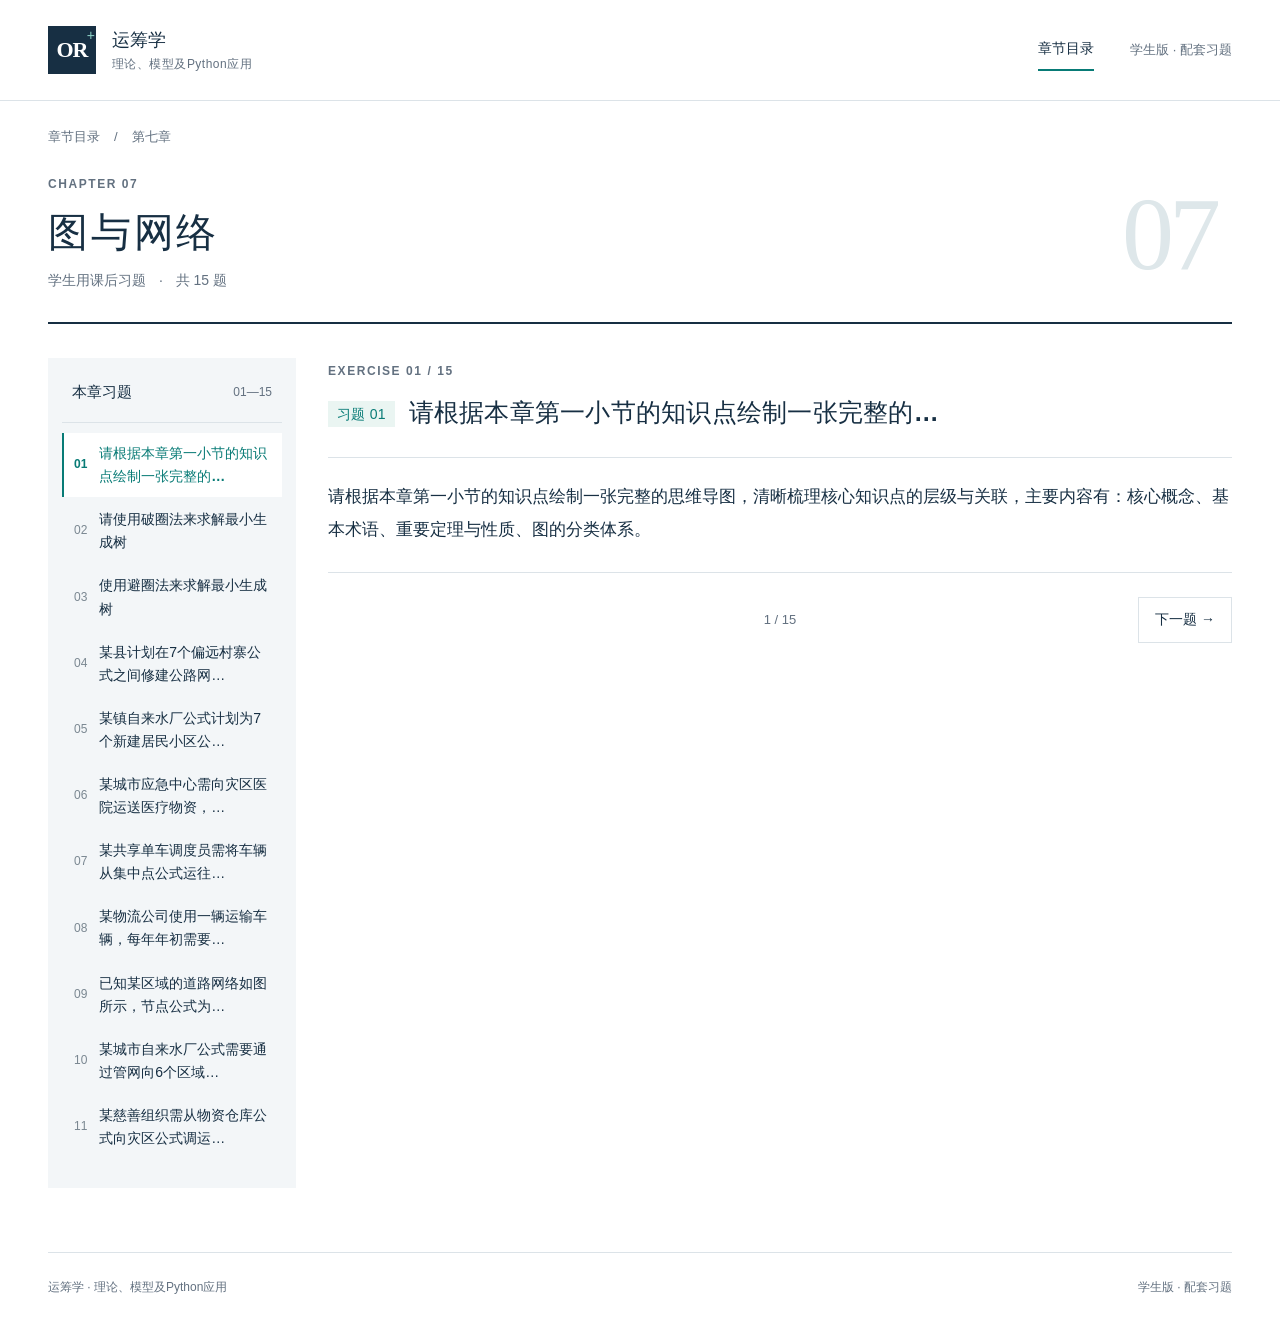
<file: chapter-07.html>
<!doctype html><html lang="zh-CN"><head><meta charset="UTF-8"><meta name="viewport" content="width=device-width,initial-scale=1"><meta name="description" content="《运筹学 理论、模型及Python应用》学生用配套习题。"><title>第七章 图与网络 · 运筹学配套学习资源</title><link rel="stylesheet" href="styles.css"><link rel="icon" href="favicon.svg" type="image/svg+xml"></head><body><a class="skip-link" href="#main">跳至正文</a><header class="site-header"><a class="brand" href="index.html" aria-label="返回教材首页"><span class="brand-symbol">OR<span>+</span></span><span class="brand-name">运筹学<span>理论、模型及Python应用</span></span></a><nav aria-label="主导航"><a href="index.html">章节目录</a><span class="edition">学生版 · 配套习题</span></nav></header><main id="main" class="chapter-page"><div class="breadcrumb"><a href="index.html">章节目录</a><span aria-hidden="true">/</span><span>第七章</span></div><section class="chapter-intro"><div><p class="eyebrow">CHAPTER 07</p><h1>图与网络</h1><p>学生用课后习题 <span>·</span> 共 15 题</p></div><span class="chapter-watermark" aria-hidden="true">07</span></section><div class="reading-layout"><aside class="exercise-sidebar"><div class="sidebar-heading"><h2>本章习题</h2><span>01—15</span></div><nav aria-label="习题目录"><a href="#q1" data-question="1"><span>01</span>请根据本章第一小节的知识点绘制一张完整的…</a><a href="#q2" data-question="2"><span>02</span>请使用破圈法来求解最小生成树</a><a href="#q3" data-question="3"><span>03</span>使用避圈法来求解最小生成树</a><a href="#q4" data-question="4"><span>04</span>某县计划在7个偏远村寨公式之间修建公路网…</a><a href="#q5" data-question="5"><span>05</span>某镇自来水厂公式计划为7个新建居民小区公…</a><a href="#q6" data-question="6"><span>06</span>某城市应急中心需向灾区医院运送医疗物资，…</a><a href="#q7" data-question="7"><span>07</span>某共享单车调度员需将车辆从集中点公式运往…</a><a href="#q8" data-question="8"><span>08</span>某物流公司使用一辆运输车辆，每年年初需要…</a><a href="#q9" data-question="9"><span>09</span>已知某区域的道路网络如图所示，节点公式为…</a><a href="#q10" data-question="10"><span>10</span>某城市自来水厂公式需要通过管网向6个区域…</a><a href="#q11" data-question="11"><span>11</span>某慈善组织需从物资仓库公式向灾区公式调运…</a><a href="#q12" data-question="12"><span>12</span>某食品公司有甲、乙两个生产基地，需要向I…</a><a href="#q13" data-question="13"><span>13</span>某油田有A、B两个采油平台，通过甲、乙、…</a><a href="#q14" data-question="14"><span>14</span>判断下列图中哪些图当中有欧拉路，哪些当中…</a><a href="#q15" data-question="15"><span>15</span>某片区的街道网络可抽象为一个包含12个交…</a></nav></aside><div class="reading-main"><div class="mobile-jump"><label for="question-select">选择习题</label><select id="question-select"><option value="1">01 · 请根据本章第一小节的知识点绘制一张完整的…</option><option value="2">02 · 请使用破圈法来求解最小生成树</option><option value="3">03 · 使用避圈法来求解最小生成树</option><option value="4">04 · 某县计划在7个偏远村寨公式之间修建公路网…</option><option value="5">05 · 某镇自来水厂公式计划为7个新建居民小区公…</option><option value="6">06 · 某城市应急中心需向灾区医院运送医疗物资，…</option><option value="7">07 · 某共享单车调度员需将车辆从集中点公式运往…</option><option value="8">08 · 某物流公司使用一辆运输车辆，每年年初需要…</option><option value="9">09 · 已知某区域的道路网络如图所示，节点公式为…</option><option value="10">10 · 某城市自来水厂公式需要通过管网向6个区域…</option><option value="11">11 · 某慈善组织需从物资仓库公式向灾区公式调运…</option><option value="12">12 · 某食品公司有甲、乙两个生产基地，需要向I…</option><option value="13">13 · 某油田有A、B两个采油平台，通过甲、乙、…</option><option value="14">14 · 判断下列图中哪些图当中有欧拉路，哪些当中…</option><option value="15">15 · 某片区的街道网络可抽象为一个包含12个交…</option></select></div><div id="question-content"><article class="question" id="q1" aria-labelledby="q1-title"><div class="question-heading"><p class="eyebrow">EXERCISE 01 / 15</p><h2 id="q1-title"><span>习题 01</span>请根据本章第一小节的知识点绘制一张完整的…</h2></div><div class="question-body"><p>请根据本章第一小节的知识点绘制一张完整的思维导图，清晰梳理核心知识点的层级与关联，主要内容有：核心概念、基本术语、重要定理与性质、图的分类体系。</p></div></article><article class="question" id="q2" aria-labelledby="q2-title"><div class="question-heading"><p class="eyebrow">EXERCISE 02 / 15</p><h2 id="q2-title"><span>习题 02</span>请使用破圈法来求解最小生成树</h2></div><div class="question-body"><p>请使用破圈法来求解最小生成树：</p>
<figure class="exercise-figure" data-latex-placement="H">
<img src="assets/chapter7/q02-01.png" style="width:40.0%" />
</figure></div></article><article class="question" id="q3" aria-labelledby="q3-title"><div class="question-heading"><p class="eyebrow">EXERCISE 03 / 15</p><h2 id="q3-title"><span>习题 03</span>使用避圈法来求解最小生成树</h2></div><div class="question-body"><p>使用避圈法来求解最小生成树：</p>
<figure class="exercise-figure" data-latex-placement="H">
<img src="assets/chapter7/q03-01.png" style="width:40.0%" />
</figure></div></article><article class="question" id="q4" aria-labelledby="q4-title"><div class="question-heading"><p class="eyebrow">EXERCISE 04 / 15</p><h2 id="q4-title"><span>习题 04</span>某县计划在7个偏远村寨公式之间修建公路网…</h2></div><div class="question-body"><p>某县计划在7个偏远村寨 <span class="math math-inline" role="math" aria-label="(v_1, v_2, \dots,
v_7)"><span aria-hidden="true"><mjx-container class="MathJax" jax="SVG"><svg style="vertical-align: -0.566ex;" xmlns="http://www.w3.org/2000/svg" width="14.062ex" height="2.262ex" role="img" focusable="false" viewBox="0 -750 6215.3 1000"><g stroke="currentColor" fill="currentColor" stroke-width="0" transform="scale(1,-1)"><g data-mml-node="math"><g data-mml-node="mo"><path data-c="28" d="M94 250Q94 319 104 381T127 488T164 576T202 643T244 695T277 729T302 750H315H319Q333 750 333 741Q333 738 316 720T275 667T226 581T184 443T167 250T184 58T225 -81T274 -167T316 -220T333 -241Q333 -250 318 -250H315H302L274 -226Q180 -141 137 -14T94 250Z"></path></g><g data-mml-node="msub" transform="translate(389,0)"><g data-mml-node="mi"><path data-c="1D463" d="M173 380Q173 405 154 405Q130 405 104 376T61 287Q60 286 59 284T58 281T56 279T53 278T49 278T41 278H27Q21 284 21 287Q21 294 29 316T53 368T97 419T160 441Q202 441 225 417T249 361Q249 344 246 335Q246 329 231 291T200 202T182 113Q182 86 187 69Q200 26 250 26Q287 26 319 60T369 139T398 222T409 277Q409 300 401 317T383 343T365 361T357 383Q357 405 376 424T417 443Q436 443 451 425T467 367Q467 340 455 284T418 159T347 40T241 -11Q177 -11 139 22Q102 54 102 117Q102 148 110 181T151 298Q173 362 173 380Z"></path></g><g data-mml-node="mn" transform="translate(518,-150) scale(0.707)"><path data-c="31" d="M213 578L200 573Q186 568 160 563T102 556H83V602H102Q149 604 189 617T245 641T273 663Q275 666 285 666Q294 666 302 660V361L303 61Q310 54 315 52T339 48T401 46H427V0H416Q395 3 257 3Q121 3 100 0H88V46H114Q136 46 152 46T177 47T193 50T201 52T207 57T213 61V578Z"></path></g></g><g data-mml-node="mo" transform="translate(1310.6,0)"><path data-c="2C" d="M78 35T78 60T94 103T137 121Q165 121 187 96T210 8Q210 -27 201 -60T180 -117T154 -158T130 -185T117 -194Q113 -194 104 -185T95 -172Q95 -168 106 -156T131 -126T157 -76T173 -3V9L172 8Q170 7 167 6T161 3T152 1T140 0Q113 0 96 17Z"></path></g><g data-mml-node="msub" transform="translate(1755.2,0)"><g data-mml-node="mi"><path data-c="1D463" d="M173 380Q173 405 154 405Q130 405 104 376T61 287Q60 286 59 284T58 281T56 279T53 278T49 278T41 278H27Q21 284 21 287Q21 294 29 316T53 368T97 419T160 441Q202 441 225 417T249 361Q249 344 246 335Q246 329 231 291T200 202T182 113Q182 86 187 69Q200 26 250 26Q287 26 319 60T369 139T398 222T409 277Q409 300 401 317T383 343T365 361T357 383Q357 405 376 424T417 443Q436 443 451 425T467 367Q467 340 455 284T418 159T347 40T241 -11Q177 -11 139 22Q102 54 102 117Q102 148 110 181T151 298Q173 362 173 380Z"></path></g><g data-mml-node="mn" transform="translate(518,-150) scale(0.707)"><path data-c="32" d="M109 429Q82 429 66 447T50 491Q50 562 103 614T235 666Q326 666 387 610T449 465Q449 422 429 383T381 315T301 241Q265 210 201 149L142 93L218 92Q375 92 385 97Q392 99 409 186V189H449V186Q448 183 436 95T421 3V0H50V19V31Q50 38 56 46T86 81Q115 113 136 137Q145 147 170 174T204 211T233 244T261 278T284 308T305 340T320 369T333 401T340 431T343 464Q343 527 309 573T212 619Q179 619 154 602T119 569T109 550Q109 549 114 549Q132 549 151 535T170 489Q170 464 154 447T109 429Z"></path></g></g><g data-mml-node="mo" transform="translate(2676.8,0)"><path data-c="2C" d="M78 35T78 60T94 103T137 121Q165 121 187 96T210 8Q210 -27 201 -60T180 -117T154 -158T130 -185T117 -194Q113 -194 104 -185T95 -172Q95 -168 106 -156T131 -126T157 -76T173 -3V9L172 8Q170 7 167 6T161 3T152 1T140 0Q113 0 96 17Z"></path></g><g data-mml-node="mo" transform="translate(3121.4,0)"><path data-c="2026" d="M78 60Q78 84 95 102T138 120Q162 120 180 104T199 61Q199 36 182 18T139 0T96 17T78 60ZM525 60Q525 84 542 102T585 120Q609 120 627 104T646 61Q646 36 629 18T586 0T543 17T525 60ZM972 60Q972 84 989 102T1032 120Q1056 120 1074 104T1093 61Q1093 36 1076 18T1033 0T990 17T972 60Z"></path></g><g data-mml-node="mo" transform="translate(4460.1,0)"><path data-c="2C" d="M78 35T78 60T94 103T137 121Q165 121 187 96T210 8Q210 -27 201 -60T180 -117T154 -158T130 -185T117 -194Q113 -194 104 -185T95 -172Q95 -168 106 -156T131 -126T157 -76T173 -3V9L172 8Q170 7 167 6T161 3T152 1T140 0Q113 0 96 17Z"></path></g><g data-mml-node="msub" transform="translate(4904.8,0)"><g data-mml-node="mi"><path data-c="1D463" d="M173 380Q173 405 154 405Q130 405 104 376T61 287Q60 286 59 284T58 281T56 279T53 278T49 278T41 278H27Q21 284 21 287Q21 294 29 316T53 368T97 419T160 441Q202 441 225 417T249 361Q249 344 246 335Q246 329 231 291T200 202T182 113Q182 86 187 69Q200 26 250 26Q287 26 319 60T369 139T398 222T409 277Q409 300 401 317T383 343T365 361T357 383Q357 405 376 424T417 443Q436 443 451 425T467 367Q467 340 455 284T418 159T347 40T241 -11Q177 -11 139 22Q102 54 102 117Q102 148 110 181T151 298Q173 362 173 380Z"></path></g><g data-mml-node="mn" transform="translate(518,-150) scale(0.707)"><path data-c="37" d="M55 458Q56 460 72 567L88 674Q88 676 108 676H128V672Q128 662 143 655T195 646T364 644H485V605L417 512Q408 500 387 472T360 435T339 403T319 367T305 330T292 284T284 230T278 162T275 80Q275 66 275 52T274 28V19Q270 2 255 -10T221 -22Q210 -22 200 -19T179 0T168 40Q168 198 265 368Q285 400 349 489L395 552H302Q128 552 119 546Q113 543 108 522T98 479L95 458V455H55V458Z"></path></g></g><g data-mml-node="mo" transform="translate(5826.3,0)"><path data-c="29" d="M60 749L64 750Q69 750 74 750H86L114 726Q208 641 251 514T294 250Q294 182 284 119T261 12T224 -76T186 -143T145 -194T113 -227T90 -246Q87 -249 86 -250H74Q66 -250 63 -250T58 -247T55 -238Q56 -237 66 -225Q221 -64 221 250T66 725Q56 737 55 738Q55 746 60 749Z"></path></g></g></g></svg></mjx-container></span></span>
之间修建公路网络，实现村村连通。经勘测，各寨之间可行的修建路线及对应路段的路径长度（单位：公里）如下：</p>
<figure class="exercise-figure" data-latex-placement="H">
<img src="assets/chapter7/q04-01.png" style="width:40.0%" />
</figure>
<p><strong>问题</strong>：如何设计修建方案，使所有7个村寨都能连通且总路径长度最短？并求出最短总路径长度。</p></div></article><article class="question" id="q5" aria-labelledby="q5-title"><div class="question-heading"><p class="eyebrow">EXERCISE 05 / 15</p><h2 id="q5-title"><span>习题 05</span>某镇自来水厂公式计划为7个新建居民小区公…</h2></div><div class="question-body"><p>某镇自来水厂 <span class="math math-inline" role="math" aria-label="(v_1)"><span aria-hidden="true"><mjx-container class="MathJax" jax="SVG"><svg style="vertical-align: -0.566ex;" xmlns="http://www.w3.org/2000/svg" width="3.845ex" height="2.262ex" role="img" focusable="false" viewBox="0 -750 1699.6 1000"><g stroke="currentColor" fill="currentColor" stroke-width="0" transform="scale(1,-1)"><g data-mml-node="math"><g data-mml-node="mo"><path data-c="28" d="M94 250Q94 319 104 381T127 488T164 576T202 643T244 695T277 729T302 750H315H319Q333 750 333 741Q333 738 316 720T275 667T226 581T184 443T167 250T184 58T225 -81T274 -167T316 -220T333 -241Q333 -250 318 -250H315H302L274 -226Q180 -141 137 -14T94 250Z"></path></g><g data-mml-node="msub" transform="translate(389,0)"><g data-mml-node="mi"><path data-c="1D463" d="M173 380Q173 405 154 405Q130 405 104 376T61 287Q60 286 59 284T58 281T56 279T53 278T49 278T41 278H27Q21 284 21 287Q21 294 29 316T53 368T97 419T160 441Q202 441 225 417T249 361Q249 344 246 335Q246 329 231 291T200 202T182 113Q182 86 187 69Q200 26 250 26Q287 26 319 60T369 139T398 222T409 277Q409 300 401 317T383 343T365 361T357 383Q357 405 376 424T417 443Q436 443 451 425T467 367Q467 340 455 284T418 159T347 40T241 -11Q177 -11 139 22Q102 54 102 117Q102 148 110 181T151 298Q173 362 173 380Z"></path></g><g data-mml-node="mn" transform="translate(518,-150) scale(0.707)"><path data-c="31" d="M213 578L200 573Q186 568 160 563T102 556H83V602H102Q149 604 189 617T245 641T273 663Q275 666 285 666Q294 666 302 660V361L303 61Q310 54 315 52T339 48T401 46H427V0H416Q395 3 257 3Q121 3 100 0H88V46H114Q136 46 152 46T177 47T193 50T201 52T207 57T213 61V578Z"></path></g></g><g data-mml-node="mo" transform="translate(1310.6,0)"><path data-c="29" d="M60 749L64 750Q69 750 74 750H86L114 726Q208 641 251 514T294 250Q294 182 284 119T261 12T224 -76T186 -143T145 -194T113 -227T90 -246Q87 -249 86 -250H74Q66 -250 63 -250T58 -247T55 -238Q56 -237 66 -225Q221 -64 221 250T66 725Q56 737 55 738Q55 746 60 749Z"></path></g></g></g></svg></mjx-container></span></span>
计划为7个新建居民小区 <span class="math math-inline" role="math" aria-label="(v_2, v_3, \dots,
v_8)"><span aria-hidden="true"><mjx-container class="MathJax" jax="SVG"><svg style="vertical-align: -0.566ex;" xmlns="http://www.w3.org/2000/svg" width="14.062ex" height="2.262ex" role="img" focusable="false" viewBox="0 -750 6215.3 1000"><g stroke="currentColor" fill="currentColor" stroke-width="0" transform="scale(1,-1)"><g data-mml-node="math"><g data-mml-node="mo"><path data-c="28" d="M94 250Q94 319 104 381T127 488T164 576T202 643T244 695T277 729T302 750H315H319Q333 750 333 741Q333 738 316 720T275 667T226 581T184 443T167 250T184 58T225 -81T274 -167T316 -220T333 -241Q333 -250 318 -250H315H302L274 -226Q180 -141 137 -14T94 250Z"></path></g><g data-mml-node="msub" transform="translate(389,0)"><g data-mml-node="mi"><path data-c="1D463" d="M173 380Q173 405 154 405Q130 405 104 376T61 287Q60 286 59 284T58 281T56 279T53 278T49 278T41 278H27Q21 284 21 287Q21 294 29 316T53 368T97 419T160 441Q202 441 225 417T249 361Q249 344 246 335Q246 329 231 291T200 202T182 113Q182 86 187 69Q200 26 250 26Q287 26 319 60T369 139T398 222T409 277Q409 300 401 317T383 343T365 361T357 383Q357 405 376 424T417 443Q436 443 451 425T467 367Q467 340 455 284T418 159T347 40T241 -11Q177 -11 139 22Q102 54 102 117Q102 148 110 181T151 298Q173 362 173 380Z"></path></g><g data-mml-node="mn" transform="translate(518,-150) scale(0.707)"><path data-c="32" d="M109 429Q82 429 66 447T50 491Q50 562 103 614T235 666Q326 666 387 610T449 465Q449 422 429 383T381 315T301 241Q265 210 201 149L142 93L218 92Q375 92 385 97Q392 99 409 186V189H449V186Q448 183 436 95T421 3V0H50V19V31Q50 38 56 46T86 81Q115 113 136 137Q145 147 170 174T204 211T233 244T261 278T284 308T305 340T320 369T333 401T340 431T343 464Q343 527 309 573T212 619Q179 619 154 602T119 569T109 550Q109 549 114 549Q132 549 151 535T170 489Q170 464 154 447T109 429Z"></path></g></g><g data-mml-node="mo" transform="translate(1310.6,0)"><path data-c="2C" d="M78 35T78 60T94 103T137 121Q165 121 187 96T210 8Q210 -27 201 -60T180 -117T154 -158T130 -185T117 -194Q113 -194 104 -185T95 -172Q95 -168 106 -156T131 -126T157 -76T173 -3V9L172 8Q170 7 167 6T161 3T152 1T140 0Q113 0 96 17Z"></path></g><g data-mml-node="msub" transform="translate(1755.2,0)"><g data-mml-node="mi"><path data-c="1D463" d="M173 380Q173 405 154 405Q130 405 104 376T61 287Q60 286 59 284T58 281T56 279T53 278T49 278T41 278H27Q21 284 21 287Q21 294 29 316T53 368T97 419T160 441Q202 441 225 417T249 361Q249 344 246 335Q246 329 231 291T200 202T182 113Q182 86 187 69Q200 26 250 26Q287 26 319 60T369 139T398 222T409 277Q409 300 401 317T383 343T365 361T357 383Q357 405 376 424T417 443Q436 443 451 425T467 367Q467 340 455 284T418 159T347 40T241 -11Q177 -11 139 22Q102 54 102 117Q102 148 110 181T151 298Q173 362 173 380Z"></path></g><g data-mml-node="mn" transform="translate(518,-150) scale(0.707)"><path data-c="33" d="M127 463Q100 463 85 480T69 524Q69 579 117 622T233 665Q268 665 277 664Q351 652 390 611T430 522Q430 470 396 421T302 350L299 348Q299 347 308 345T337 336T375 315Q457 262 457 175Q457 96 395 37T238 -22Q158 -22 100 21T42 130Q42 158 60 175T105 193Q133 193 151 175T169 130Q169 119 166 110T159 94T148 82T136 74T126 70T118 67L114 66Q165 21 238 21Q293 21 321 74Q338 107 338 175V195Q338 290 274 322Q259 328 213 329L171 330L168 332Q166 335 166 348Q166 366 174 366Q202 366 232 371Q266 376 294 413T322 525V533Q322 590 287 612Q265 626 240 626Q208 626 181 615T143 592T132 580H135Q138 579 143 578T153 573T165 566T175 555T183 540T186 520Q186 498 172 481T127 463Z"></path></g></g><g data-mml-node="mo" transform="translate(2676.8,0)"><path data-c="2C" d="M78 35T78 60T94 103T137 121Q165 121 187 96T210 8Q210 -27 201 -60T180 -117T154 -158T130 -185T117 -194Q113 -194 104 -185T95 -172Q95 -168 106 -156T131 -126T157 -76T173 -3V9L172 8Q170 7 167 6T161 3T152 1T140 0Q113 0 96 17Z"></path></g><g data-mml-node="mo" transform="translate(3121.4,0)"><path data-c="2026" d="M78 60Q78 84 95 102T138 120Q162 120 180 104T199 61Q199 36 182 18T139 0T96 17T78 60ZM525 60Q525 84 542 102T585 120Q609 120 627 104T646 61Q646 36 629 18T586 0T543 17T525 60ZM972 60Q972 84 989 102T1032 120Q1056 120 1074 104T1093 61Q1093 36 1076 18T1033 0T990 17T972 60Z"></path></g><g data-mml-node="mo" transform="translate(4460.1,0)"><path data-c="2C" d="M78 35T78 60T94 103T137 121Q165 121 187 96T210 8Q210 -27 201 -60T180 -117T154 -158T130 -185T117 -194Q113 -194 104 -185T95 -172Q95 -168 106 -156T131 -126T157 -76T173 -3V9L172 8Q170 7 167 6T161 3T152 1T140 0Q113 0 96 17Z"></path></g><g data-mml-node="msub" transform="translate(4904.8,0)"><g data-mml-node="mi"><path data-c="1D463" d="M173 380Q173 405 154 405Q130 405 104 376T61 287Q60 286 59 284T58 281T56 279T53 278T49 278T41 278H27Q21 284 21 287Q21 294 29 316T53 368T97 419T160 441Q202 441 225 417T249 361Q249 344 246 335Q246 329 231 291T200 202T182 113Q182 86 187 69Q200 26 250 26Q287 26 319 60T369 139T398 222T409 277Q409 300 401 317T383 343T365 361T357 383Q357 405 376 424T417 443Q436 443 451 425T467 367Q467 340 455 284T418 159T347 40T241 -11Q177 -11 139 22Q102 54 102 117Q102 148 110 181T151 298Q173 362 173 380Z"></path></g><g data-mml-node="mn" transform="translate(518,-150) scale(0.707)"><path data-c="38" d="M70 417T70 494T124 618T248 666Q319 666 374 624T429 515Q429 485 418 459T392 417T361 389T335 371T324 363L338 354Q352 344 366 334T382 323Q457 264 457 174Q457 95 399 37T249 -22Q159 -22 101 29T43 155Q43 263 172 335L154 348Q133 361 127 368Q70 417 70 494ZM286 386L292 390Q298 394 301 396T311 403T323 413T334 425T345 438T355 454T364 471T369 491T371 513Q371 556 342 586T275 624Q268 625 242 625Q201 625 165 599T128 534Q128 511 141 492T167 463T217 431Q224 426 228 424L286 386ZM250 21Q308 21 350 55T392 137Q392 154 387 169T375 194T353 216T330 234T301 253T274 270Q260 279 244 289T218 306L210 311Q204 311 181 294T133 239T107 157Q107 98 150 60T250 21Z"></path></g></g><g data-mml-node="mo" transform="translate(5826.3,0)"><path data-c="29" d="M60 749L64 750Q69 750 74 750H86L114 726Q208 641 251 514T294 250Q294 182 284 119T261 12T224 -76T186 -143T145 -194T113 -227T90 -246Q87 -249 86 -250H74Q66 -250 63 -250T58 -247T55 -238Q56 -237 66 -225Q221 -64 221 250T66 725Q56 737 55 738Q55 746 60 749Z"></path></g></g></g></svg></mjx-container></span></span>
铺设供水管道。经实地勘测，各节点之间的可行铺设路线及相应路段的铺设费用（单位：万元）如下图所示：</p>
<figure class="exercise-figure" data-latex-placement="H">
<img src="assets/chapter7/q05-01.png" style="width:40.0%" />
</figure>
<p><strong>问题</strong>：如何设计管道铺设方案，使所有8个节点（自来水厂和7个小区）都能连通供水，且总铺设费用最小？并求出最小总费用。</p></div></article><article class="question" id="q6" aria-labelledby="q6-title"><div class="question-heading"><p class="eyebrow">EXERCISE 06 / 15</p><h2 id="q6-title"><span>习题 06</span>某城市应急中心需向灾区医院运送医疗物资，…</h2></div><div class="question-body"><p>某城市应急中心需向灾区医院运送医疗物资，下图给出了可通行道路网络。图中
<span class="math math-inline" role="math" aria-label="v_1, v_2, \dots, v_8"><span aria-hidden="true"><mjx-container class="MathJax" jax="SVG"><svg style="vertical-align: -0.439ex;" xmlns="http://www.w3.org/2000/svg" width="12.302ex" height="1.441ex" role="img" focusable="false" viewBox="0 -443 5437.3 637"><g stroke="currentColor" fill="currentColor" stroke-width="0" transform="scale(1,-1)"><g data-mml-node="math"><g data-mml-node="msub"><g data-mml-node="mi"><path data-c="1D463" d="M173 380Q173 405 154 405Q130 405 104 376T61 287Q60 286 59 284T58 281T56 279T53 278T49 278T41 278H27Q21 284 21 287Q21 294 29 316T53 368T97 419T160 441Q202 441 225 417T249 361Q249 344 246 335Q246 329 231 291T200 202T182 113Q182 86 187 69Q200 26 250 26Q287 26 319 60T369 139T398 222T409 277Q409 300 401 317T383 343T365 361T357 383Q357 405 376 424T417 443Q436 443 451 425T467 367Q467 340 455 284T418 159T347 40T241 -11Q177 -11 139 22Q102 54 102 117Q102 148 110 181T151 298Q173 362 173 380Z"></path></g><g data-mml-node="mn" transform="translate(518,-150) scale(0.707)"><path data-c="31" d="M213 578L200 573Q186 568 160 563T102 556H83V602H102Q149 604 189 617T245 641T273 663Q275 666 285 666Q294 666 302 660V361L303 61Q310 54 315 52T339 48T401 46H427V0H416Q395 3 257 3Q121 3 100 0H88V46H114Q136 46 152 46T177 47T193 50T201 52T207 57T213 61V578Z"></path></g></g><g data-mml-node="mo" transform="translate(921.6,0)"><path data-c="2C" d="M78 35T78 60T94 103T137 121Q165 121 187 96T210 8Q210 -27 201 -60T180 -117T154 -158T130 -185T117 -194Q113 -194 104 -185T95 -172Q95 -168 106 -156T131 -126T157 -76T173 -3V9L172 8Q170 7 167 6T161 3T152 1T140 0Q113 0 96 17Z"></path></g><g data-mml-node="msub" transform="translate(1366.2,0)"><g data-mml-node="mi"><path data-c="1D463" d="M173 380Q173 405 154 405Q130 405 104 376T61 287Q60 286 59 284T58 281T56 279T53 278T49 278T41 278H27Q21 284 21 287Q21 294 29 316T53 368T97 419T160 441Q202 441 225 417T249 361Q249 344 246 335Q246 329 231 291T200 202T182 113Q182 86 187 69Q200 26 250 26Q287 26 319 60T369 139T398 222T409 277Q409 300 401 317T383 343T365 361T357 383Q357 405 376 424T417 443Q436 443 451 425T467 367Q467 340 455 284T418 159T347 40T241 -11Q177 -11 139 22Q102 54 102 117Q102 148 110 181T151 298Q173 362 173 380Z"></path></g><g data-mml-node="mn" transform="translate(518,-150) scale(0.707)"><path data-c="32" d="M109 429Q82 429 66 447T50 491Q50 562 103 614T235 666Q326 666 387 610T449 465Q449 422 429 383T381 315T301 241Q265 210 201 149L142 93L218 92Q375 92 385 97Q392 99 409 186V189H449V186Q448 183 436 95T421 3V0H50V19V31Q50 38 56 46T86 81Q115 113 136 137Q145 147 170 174T204 211T233 244T261 278T284 308T305 340T320 369T333 401T340 431T343 464Q343 527 309 573T212 619Q179 619 154 602T119 569T109 550Q109 549 114 549Q132 549 151 535T170 489Q170 464 154 447T109 429Z"></path></g></g><g data-mml-node="mo" transform="translate(2287.8,0)"><path data-c="2C" d="M78 35T78 60T94 103T137 121Q165 121 187 96T210 8Q210 -27 201 -60T180 -117T154 -158T130 -185T117 -194Q113 -194 104 -185T95 -172Q95 -168 106 -156T131 -126T157 -76T173 -3V9L172 8Q170 7 167 6T161 3T152 1T140 0Q113 0 96 17Z"></path></g><g data-mml-node="mo" transform="translate(2732.4,0)"><path data-c="2026" d="M78 60Q78 84 95 102T138 120Q162 120 180 104T199 61Q199 36 182 18T139 0T96 17T78 60ZM525 60Q525 84 542 102T585 120Q609 120 627 104T646 61Q646 36 629 18T586 0T543 17T525 60ZM972 60Q972 84 989 102T1032 120Q1056 120 1074 104T1093 61Q1093 36 1076 18T1033 0T990 17T972 60Z"></path></g><g data-mml-node="mo" transform="translate(4071.1,0)"><path data-c="2C" d="M78 35T78 60T94 103T137 121Q165 121 187 96T210 8Q210 -27 201 -60T180 -117T154 -158T130 -185T117 -194Q113 -194 104 -185T95 -172Q95 -168 106 -156T131 -126T157 -76T173 -3V9L172 8Q170 7 167 6T161 3T152 1T140 0Q113 0 96 17Z"></path></g><g data-mml-node="msub" transform="translate(4515.8,0)"><g data-mml-node="mi"><path data-c="1D463" d="M173 380Q173 405 154 405Q130 405 104 376T61 287Q60 286 59 284T58 281T56 279T53 278T49 278T41 278H27Q21 284 21 287Q21 294 29 316T53 368T97 419T160 441Q202 441 225 417T249 361Q249 344 246 335Q246 329 231 291T200 202T182 113Q182 86 187 69Q200 26 250 26Q287 26 319 60T369 139T398 222T409 277Q409 300 401 317T383 343T365 361T357 383Q357 405 376 424T417 443Q436 443 451 425T467 367Q467 340 455 284T418 159T347 40T241 -11Q177 -11 139 22Q102 54 102 117Q102 148 110 181T151 298Q173 362 173 380Z"></path></g><g data-mml-node="mn" transform="translate(518,-150) scale(0.707)"><path data-c="38" d="M70 417T70 494T124 618T248 666Q319 666 374 624T429 515Q429 485 418 459T392 417T361 389T335 371T324 363L338 354Q352 344 366 334T382 323Q457 264 457 174Q457 95 399 37T249 -22Q159 -22 101 29T43 155Q43 263 172 335L154 348Q133 361 127 368Q70 417 70 494ZM286 386L292 390Q298 394 301 396T311 403T323 413T334 425T345 438T355 454T364 471T369 491T371 513Q371 556 342 586T275 624Q268 625 242 625Q201 625 165 599T128 534Q128 511 141 492T167 463T217 431Q224 426 228 424L286 386ZM250 21Q308 21 350 55T392 137Q392 154 387 169T375 194T353 216T330 234T301 253T274 270Q260 279 244 289T218 306L210 311Q204 311 181 294T133 239T107 157Q107 98 150 60T250 21Z"></path></g></g></g></g></svg></mjx-container></span></span>
表示8个关键节点，其中 <span class="math math-inline" role="math" aria-label="v_1"><span aria-hidden="true"><mjx-container class="MathJax" jax="SVG"><svg style="vertical-align: -0.339ex;" xmlns="http://www.w3.org/2000/svg" width="2.085ex" height="1.342ex" role="img" focusable="false" viewBox="0 -443 921.6 593"><g stroke="currentColor" fill="currentColor" stroke-width="0" transform="scale(1,-1)"><g data-mml-node="math"><g data-mml-node="msub"><g data-mml-node="mi"><path data-c="1D463" d="M173 380Q173 405 154 405Q130 405 104 376T61 287Q60 286 59 284T58 281T56 279T53 278T49 278T41 278H27Q21 284 21 287Q21 294 29 316T53 368T97 419T160 441Q202 441 225 417T249 361Q249 344 246 335Q246 329 231 291T200 202T182 113Q182 86 187 69Q200 26 250 26Q287 26 319 60T369 139T398 222T409 277Q409 300 401 317T383 343T365 361T357 383Q357 405 376 424T417 443Q436 443 451 425T467 367Q467 340 455 284T418 159T347 40T241 -11Q177 -11 139 22Q102 54 102 117Q102 148 110 181T151 298Q173 362 173 380Z"></path></g><g data-mml-node="mn" transform="translate(518,-150) scale(0.707)"><path data-c="31" d="M213 578L200 573Q186 568 160 563T102 556H83V602H102Q149 604 189 617T245 641T273 663Q275 666 285 666Q294 666 302 660V361L303 61Q310 54 315 52T339 48T401 46H427V0H416Q395 3 257 3Q121 3 100 0H88V46H114Q136 46 152 46T177 47T193 50T201 52T207 57T213 61V578Z"></path></g></g></g></g></svg></mjx-container></span></span>
为应急中心，<span class="math math-inline" role="math" aria-label="v_8"><span aria-hidden="true"><mjx-container class="MathJax" jax="SVG"><svg style="vertical-align: -0.375ex;" xmlns="http://www.w3.org/2000/svg" width="2.085ex" height="1.377ex" role="img" focusable="false" viewBox="0 -443 921.6 608.6"><g stroke="currentColor" fill="currentColor" stroke-width="0" transform="scale(1,-1)"><g data-mml-node="math"><g data-mml-node="msub"><g data-mml-node="mi"><path data-c="1D463" d="M173 380Q173 405 154 405Q130 405 104 376T61 287Q60 286 59 284T58 281T56 279T53 278T49 278T41 278H27Q21 284 21 287Q21 294 29 316T53 368T97 419T160 441Q202 441 225 417T249 361Q249 344 246 335Q246 329 231 291T200 202T182 113Q182 86 187 69Q200 26 250 26Q287 26 319 60T369 139T398 222T409 277Q409 300 401 317T383 343T365 361T357 383Q357 405 376 424T417 443Q436 443 451 425T467 367Q467 340 455 284T418 159T347 40T241 -11Q177 -11 139 22Q102 54 102 117Q102 148 110 181T151 298Q173 362 173 380Z"></path></g><g data-mml-node="mn" transform="translate(518,-150) scale(0.707)"><path data-c="38" d="M70 417T70 494T124 618T248 666Q319 666 374 624T429 515Q429 485 418 459T392 417T361 389T335 371T324 363L338 354Q352 344 366 334T382 323Q457 264 457 174Q457 95 399 37T249 -22Q159 -22 101 29T43 155Q43 263 172 335L154 348Q133 361 127 368Q70 417 70 494ZM286 386L292 390Q298 394 301 396T311 403T323 413T334 425T345 438T355 454T364 471T369 491T371 513Q371 556 342 586T275 624Q268 625 242 625Q201 625 165 599T128 534Q128 511 141 492T167 463T217 431Q224 426 228 424L286 386ZM250 21Q308 21 350 55T392 137Q392 154 387 169T375 194T353 216T330 234T301 253T274 270Q260 279 244 289T218 306L210 311Q204 311 181 294T133 239T107 157Q107 98 150 60T250 21Z"></path></g></g></g></g></svg></mjx-container></span></span>
为灾区医院，点之间的连线表示道路，边所赋的权数表示因路况不同开车通过该路段所需的时间（单位：分钟）。问应选择哪条路线使运输时间最短？</p>
<figure class="exercise-figure" data-latex-placement="H">
<img src="assets/chapter7/q06-01.png" style="width:40.0%" />
</figure></div></article><article class="question" id="q7" aria-labelledby="q7-title"><div class="question-heading"><p class="eyebrow">EXERCISE 07 / 15</p><h2 id="q7-title"><span>习题 07</span>某共享单车调度员需将车辆从集中点公式运往…</h2></div><div class="question-body"><p>某共享单车调度员需将车辆从集中点 <span class="math math-inline" role="math" aria-label="v_1"><span aria-hidden="true"><mjx-container class="MathJax" jax="SVG"><svg style="vertical-align: -0.339ex;" xmlns="http://www.w3.org/2000/svg" width="2.085ex" height="1.342ex" role="img" focusable="false" viewBox="0 -443 921.6 593"><g stroke="currentColor" fill="currentColor" stroke-width="0" transform="scale(1,-1)"><g data-mml-node="math"><g data-mml-node="msub"><g data-mml-node="mi"><path data-c="1D463" d="M173 380Q173 405 154 405Q130 405 104 376T61 287Q60 286 59 284T58 281T56 279T53 278T49 278T41 278H27Q21 284 21 287Q21 294 29 316T53 368T97 419T160 441Q202 441 225 417T249 361Q249 344 246 335Q246 329 231 291T200 202T182 113Q182 86 187 69Q200 26 250 26Q287 26 319 60T369 139T398 222T409 277Q409 300 401 317T383 343T365 361T357 383Q357 405 376 424T417 443Q436 443 451 425T467 367Q467 340 455 284T418 159T347 40T241 -11Q177 -11 139 22Q102 54 102 117Q102 148 110 181T151 298Q173 362 173 380Z"></path></g><g data-mml-node="mn" transform="translate(518,-150) scale(0.707)"><path data-c="31" d="M213 578L200 573Q186 568 160 563T102 556H83V602H102Q149 604 189 617T245 641T273 663Q275 666 285 666Q294 666 302 660V361L303 61Q310 54 315 52T339 48T401 46H427V0H416Q395 3 257 3Q121 3 100 0H88V46H114Q136 46 152 46T177 47T193 50T201 52T207 57T213 61V578Z"></path></g></g></g></g></svg></mjx-container></span></span> 运往停车场 <span class="math math-inline" role="math" aria-label="v_9"><span aria-hidden="true"><mjx-container class="MathJax" jax="SVG"><svg style="vertical-align: -0.375ex;" xmlns="http://www.w3.org/2000/svg" width="2.085ex" height="1.377ex" role="img" focusable="false" viewBox="0 -443 921.6 608.6"><g stroke="currentColor" fill="currentColor" stroke-width="0" transform="scale(1,-1)"><g data-mml-node="math"><g data-mml-node="msub"><g data-mml-node="mi"><path data-c="1D463" d="M173 380Q173 405 154 405Q130 405 104 376T61 287Q60 286 59 284T58 281T56 279T53 278T49 278T41 278H27Q21 284 21 287Q21 294 29 316T53 368T97 419T160 441Q202 441 225 417T249 361Q249 344 246 335Q246 329 231 291T200 202T182 113Q182 86 187 69Q200 26 250 26Q287 26 319 60T369 139T398 222T409 277Q409 300 401 317T383 343T365 361T357 383Q357 405 376 424T417 443Q436 443 451 425T467 367Q467 340 455 284T418 159T347 40T241 -11Q177 -11 139 22Q102 54 102 117Q102 148 110 181T151 298Q173 362 173 380Z"></path></g><g data-mml-node="mn" transform="translate(518,-150) scale(0.707)"><path data-c="39" d="M352 287Q304 211 232 211Q154 211 104 270T44 396Q42 412 42 436V444Q42 537 111 606Q171 666 243 666Q245 666 249 666T257 665H261Q273 665 286 663T323 651T370 619T413 560Q456 472 456 334Q456 194 396 97Q361 41 312 10T208 -22Q147 -22 108 7T68 93T121 149Q143 149 158 135T173 96Q173 78 164 65T148 49T135 44L131 43Q131 41 138 37T164 27T206 22H212Q272 22 313 86Q352 142 352 280V287ZM244 248Q292 248 321 297T351 430Q351 508 343 542Q341 552 337 562T323 588T293 615T246 625Q208 625 181 598Q160 576 154 546T147 441Q147 358 152 329T172 282Q197 248 244 248Z"></path></g></g></g></g></svg></mjx-container></span></span>，下图为可通行道路网络。图中各边旁的数据为该段路程（单位：千米），图上未标方向，故各路段按双向通行处理。走哪条路总路程最短？</p>
<figure class="exercise-figure" data-latex-placement="H">
<img src="assets/chapter7/q07-01.png" style="width:50.0%" />
</figure></div></article><article class="question" id="q8" aria-labelledby="q8-title"><div class="question-heading"><p class="eyebrow">EXERCISE 08 / 15</p><h2 id="q8-title"><span>习题 08</span>某物流公司使用一辆运输车辆，每年年初需要…</h2></div><div class="question-body"><p>某物流公司使用一辆运输车辆，每年年初需要决定购置新车还是继续使用旧车。购置新车需支付购置费；继续使用旧车需支付维修费，且车辆有残值。目标是制定五年内的车辆更新计划，使总支付费用最少。相关数据如下表所示。</p>
<div class="table-scroll" tabindex="0" role="region" aria-label="题目数据表"><table>
<thead>
<tr>
<th style="text-align: center;"><strong>项目</strong></th>
<th style="text-align: center;"><strong>第1年</strong></th>
<th style="text-align: center;"><strong>第2年</strong></th>
<th style="text-align: center;"><strong>第3年</strong></th>
<th style="text-align: center;"><strong>第4年</strong></th>
<th style="text-align: center;"><strong>第5年</strong></th>
</tr>
</thead>
<tbody>
<tr>
<td style="text-align: center;">当年购买费 <span class="math math-inline" role="math" aria-label="C_t"><span aria-hidden="true"><mjx-container class="MathJax" jax="SVG"><svg style="vertical-align: -0.357ex;" xmlns="http://www.w3.org/2000/svg" width="2.383ex" height="1.952ex" role="img" focusable="false" viewBox="0 -705 1053.3 862.8"><g stroke="currentColor" fill="currentColor" stroke-width="0" transform="scale(1,-1)"><g data-mml-node="math"><g data-mml-node="msub"><g data-mml-node="mi"><path data-c="1D436" d="M50 252Q50 367 117 473T286 641T490 704Q580 704 633 653Q642 643 648 636T656 626L657 623Q660 623 684 649Q691 655 699 663T715 679T725 690L740 705H746Q760 705 760 698Q760 694 728 561Q692 422 692 421Q690 416 687 415T669 413H653Q647 419 647 422Q647 423 648 429T650 449T651 481Q651 552 619 605T510 659Q484 659 454 652T382 628T299 572T226 479Q194 422 175 346T156 222Q156 108 232 58Q280 24 350 24Q441 24 512 92T606 240Q610 253 612 255T628 257Q648 257 648 248Q648 243 647 239Q618 132 523 55T319 -22Q206 -22 128 53T50 252Z"></path></g><g data-mml-node="mi" transform="translate(748,-150) scale(0.707)"><path data-c="1D461" d="M26 385Q19 392 19 395Q19 399 22 411T27 425Q29 430 36 430T87 431H140L159 511Q162 522 166 540T173 566T179 586T187 603T197 615T211 624T229 626Q247 625 254 615T261 596Q261 589 252 549T232 470L222 433Q222 431 272 431H323Q330 424 330 420Q330 398 317 385H210L174 240Q135 80 135 68Q135 26 162 26Q197 26 230 60T283 144Q285 150 288 151T303 153H307Q322 153 322 145Q322 142 319 133Q314 117 301 95T267 48T216 6T155 -11Q125 -11 98 4T59 56Q57 64 57 83V101L92 241Q127 382 128 383Q128 385 77 385H26Z"></path></g></g></g></g></svg></mjx-container></span></span></td>
<td style="text-align: center;">15</td>
<td style="text-align: center;">16</td>
<td style="text-align: center;">17</td>
<td style="text-align: center;">18</td>
<td style="text-align: center;">18</td>
</tr>
</tbody>
</table></div>
<div class="table-scroll" tabindex="0" role="region" aria-label="题目数据表"><table>
<thead>
<tr>
<th style="text-align: center;"><strong>车辆役龄<span class="math math-inline" role="math" aria-label="k"><span aria-hidden="true"><mjx-container class="MathJax" jax="SVG"><svg style="vertical-align: -0.025ex;" xmlns="http://www.w3.org/2000/svg" width="1.179ex" height="1.595ex" role="img" focusable="false" viewBox="0 -694 521 705"><g stroke="currentColor" fill="currentColor" stroke-width="0" transform="scale(1,-1)"><g data-mml-node="math"><g data-mml-node="mi"><path data-c="1D458" d="M121 647Q121 657 125 670T137 683Q138 683 209 688T282 694Q294 694 294 686Q294 679 244 477Q194 279 194 272Q213 282 223 291Q247 309 292 354T362 415Q402 442 438 442Q468 442 485 423T503 369Q503 344 496 327T477 302T456 291T438 288Q418 288 406 299T394 328Q394 353 410 369T442 390L458 393Q446 405 434 405H430Q398 402 367 380T294 316T228 255Q230 254 243 252T267 246T293 238T320 224T342 206T359 180T365 147Q365 130 360 106T354 66Q354 26 381 26Q429 26 459 145Q461 153 479 153H483Q499 153 499 144Q499 139 496 130Q455 -11 378 -11Q333 -11 305 15T277 90Q277 108 280 121T283 145Q283 167 269 183T234 206T200 217T182 220H180Q168 178 159 139T145 81T136 44T129 20T122 7T111 -2Q98 -11 83 -11Q66 -11 57 -1T48 16Q48 26 85 176T158 471L195 616Q196 629 188 632T149 637H144Q134 637 131 637T124 640T121 647Z"></path></g></g></g></svg></mjx-container></span></span>（年）</strong></th>
<th style="text-align: center;">0-1</th>
<th style="text-align: center;">1-2</th>
<th style="text-align: center;">2-3</th>
<th style="text-align: center;">3-4</th>
<th style="text-align: center;">4-5</th>
</tr>
</thead>
<tbody>
<tr>
<td style="text-align: center;"><strong>该役龄区间的年维修费 <span class="math math-inline" role="math" aria-label="M_k"><span aria-hidden="true"><mjx-container class="MathJax" jax="SVG"><svg style="vertical-align: -0.357ex;" xmlns="http://www.w3.org/2000/svg" width="3.216ex" height="1.902ex" role="img" focusable="false" viewBox="0 -683 1421.4 840.8"><g stroke="currentColor" fill="currentColor" stroke-width="0" transform="scale(1,-1)"><g data-mml-node="math"><g data-mml-node="msub"><g data-mml-node="mi"><path data-c="1D440" d="M289 629Q289 635 232 637Q208 637 201 638T194 648Q194 649 196 659Q197 662 198 666T199 671T201 676T203 679T207 681T212 683T220 683T232 684Q238 684 262 684T307 683Q386 683 398 683T414 678Q415 674 451 396L487 117L510 154Q534 190 574 254T662 394Q837 673 839 675Q840 676 842 678T846 681L852 683H948Q965 683 988 683T1017 684Q1051 684 1051 673Q1051 668 1048 656T1045 643Q1041 637 1008 637Q968 636 957 634T939 623Q936 618 867 340T797 59Q797 55 798 54T805 50T822 48T855 46H886Q892 37 892 35Q892 19 885 5Q880 0 869 0Q864 0 828 1T736 2Q675 2 644 2T609 1Q592 1 592 11Q592 13 594 25Q598 41 602 43T625 46Q652 46 685 49Q699 52 704 61Q706 65 742 207T813 490T848 631L654 322Q458 10 453 5Q451 4 449 3Q444 0 433 0Q418 0 415 7Q413 11 374 317L335 624L267 354Q200 88 200 79Q206 46 272 46H282Q288 41 289 37T286 19Q282 3 278 1Q274 0 267 0Q265 0 255 0T221 1T157 2Q127 2 95 1T58 0Q43 0 39 2T35 11Q35 13 38 25T43 40Q45 46 65 46Q135 46 154 86Q158 92 223 354T289 629Z"></path></g><g data-mml-node="mi" transform="translate(1003,-150) scale(0.707)"><path data-c="1D458" d="M121 647Q121 657 125 670T137 683Q138 683 209 688T282 694Q294 694 294 686Q294 679 244 477Q194 279 194 272Q213 282 223 291Q247 309 292 354T362 415Q402 442 438 442Q468 442 485 423T503 369Q503 344 496 327T477 302T456 291T438 288Q418 288 406 299T394 328Q394 353 410 369T442 390L458 393Q446 405 434 405H430Q398 402 367 380T294 316T228 255Q230 254 243 252T267 246T293 238T320 224T342 206T359 180T365 147Q365 130 360 106T354 66Q354 26 381 26Q429 26 459 145Q461 153 479 153H483Q499 153 499 144Q499 139 496 130Q455 -11 378 -11Q333 -11 305 15T277 90Q277 108 280 121T283 145Q283 167 269 183T234 206T200 217T182 220H180Q168 178 159 139T145 81T136 44T129 20T122 7T111 -2Q98 -11 83 -11Q66 -11 57 -1T48 16Q48 26 85 176T158 471L195 616Q196 629 188 632T149 637H144Q134 637 131 637T124 640T121 647Z"></path></g></g></g></g></svg></mjx-container></span></span></strong></td>
<td style="text-align: center;">4</td>
<td style="text-align: center;">6</td>
<td style="text-align: center;">9</td>
<td style="text-align: center;">13</td>
<td style="text-align: center;">18</td>
</tr>
<tr>
<td style="text-align: center;"><strong>使用满1至5年时的残值 <span class="math math-inline" role="math" aria-label="S_k"><span aria-hidden="true"><mjx-container class="MathJax" jax="SVG"><svg style="vertical-align: -0.357ex;" xmlns="http://www.w3.org/2000/svg" width="2.408ex" height="1.952ex" role="img" focusable="false" viewBox="0 -705 1064.4 862.8"><g stroke="currentColor" fill="currentColor" stroke-width="0" transform="scale(1,-1)"><g data-mml-node="math"><g data-mml-node="msub"><g data-mml-node="mi"><path data-c="1D446" d="M308 24Q367 24 416 76T466 197Q466 260 414 284Q308 311 278 321T236 341Q176 383 176 462Q176 523 208 573T273 648Q302 673 343 688T407 704H418H425Q521 704 564 640Q565 640 577 653T603 682T623 704Q624 704 627 704T632 705Q645 705 645 698T617 577T585 459T569 456Q549 456 549 465Q549 471 550 475Q550 478 551 494T553 520Q553 554 544 579T526 616T501 641Q465 662 419 662Q362 662 313 616T263 510Q263 480 278 458T319 427Q323 425 389 408T456 390Q490 379 522 342T554 242Q554 216 546 186Q541 164 528 137T492 78T426 18T332 -20Q320 -22 298 -22Q199 -22 144 33L134 44L106 13Q83 -14 78 -18T65 -22Q52 -22 52 -14Q52 -11 110 221Q112 227 130 227H143Q149 221 149 216Q149 214 148 207T144 186T142 153Q144 114 160 87T203 47T255 29T308 24Z"></path></g><g data-mml-node="mi" transform="translate(646,-150) scale(0.707)"><path data-c="1D458" d="M121 647Q121 657 125 670T137 683Q138 683 209 688T282 694Q294 694 294 686Q294 679 244 477Q194 279 194 272Q213 282 223 291Q247 309 292 354T362 415Q402 442 438 442Q468 442 485 423T503 369Q503 344 496 327T477 302T456 291T438 288Q418 288 406 299T394 328Q394 353 410 369T442 390L458 393Q446 405 434 405H430Q398 402 367 380T294 316T228 255Q230 254 243 252T267 246T293 238T320 224T342 206T359 180T365 147Q365 130 360 106T354 66Q354 26 381 26Q429 26 459 145Q461 153 479 153H483Q499 153 499 144Q499 139 496 130Q455 -11 378 -11Q333 -11 305 15T277 90Q277 108 280 121T283 145Q283 167 269 183T234 206T200 217T182 220H180Q168 178 159 139T145 81T136 44T129 20T122 7T111 -2Q98 -11 83 -11Q66 -11 57 -1T48 16Q48 26 85 176T158 471L195 616Q196 629 188 632T149 637H144Q134 637 131 637T124 640T121 647Z"></path></g></g></g></g></svg></mjx-container></span></span></strong></td>
<td style="text-align: center;">6</td>
<td style="text-align: center;">4</td>
<td style="text-align: center;">2</td>
<td style="text-align: center;">1</td>
<td style="text-align: center;">0</td>
</tr>
</tbody>
</table></div></div></article><article class="question" id="q9" aria-labelledby="q9-title"><div class="question-heading"><p class="eyebrow">EXERCISE 09 / 15</p><h2 id="q9-title"><span>习题 09</span>已知某区域的道路网络如图所示，节点公式为…</h2></div><div class="question-body"><p>已知某区域的道路网络如图所示，节点 <span class="math math-inline" role="math" aria-label="v_1"><span aria-hidden="true"><mjx-container class="MathJax" jax="SVG"><svg style="vertical-align: -0.339ex;" xmlns="http://www.w3.org/2000/svg" width="2.085ex" height="1.342ex" role="img" focusable="false" viewBox="0 -443 921.6 593"><g stroke="currentColor" fill="currentColor" stroke-width="0" transform="scale(1,-1)"><g data-mml-node="math"><g data-mml-node="msub"><g data-mml-node="mi"><path data-c="1D463" d="M173 380Q173 405 154 405Q130 405 104 376T61 287Q60 286 59 284T58 281T56 279T53 278T49 278T41 278H27Q21 284 21 287Q21 294 29 316T53 368T97 419T160 441Q202 441 225 417T249 361Q249 344 246 335Q246 329 231 291T200 202T182 113Q182 86 187 69Q200 26 250 26Q287 26 319 60T369 139T398 222T409 277Q409 300 401 317T383 343T365 361T357 383Q357 405 376 424T417 443Q436 443 451 425T467 367Q467 340 455 284T418 159T347 40T241 -11Q177 -11 139 22Q102 54 102 117Q102 148 110 181T151 298Q173 362 173 380Z"></path></g><g data-mml-node="mn" transform="translate(518,-150) scale(0.707)"><path data-c="31" d="M213 578L200 573Q186 568 160 563T102 556H83V602H102Q149 604 189 617T245 641T273 663Q275 666 285 666Q294 666 302 660V361L303 61Q310 54 315 52T339 48T401 46H427V0H416Q395 3 257 3Q121 3 100 0H88V46H114Q136 46 152 46T177 47T193 50T201 52T207 57T213 61V578Z"></path></g></g></g></g></svg></mjx-container></span></span>
为起点，各边的权值为通行距离（单位：千米）。请利用Dijkstra算法，计算从起点
<span class="math math-inline" role="math" aria-label="v_1"><span aria-hidden="true"><mjx-container class="MathJax" jax="SVG"><svg style="vertical-align: -0.339ex;" xmlns="http://www.w3.org/2000/svg" width="2.085ex" height="1.342ex" role="img" focusable="false" viewBox="0 -443 921.6 593"><g stroke="currentColor" fill="currentColor" stroke-width="0" transform="scale(1,-1)"><g data-mml-node="math"><g data-mml-node="msub"><g data-mml-node="mi"><path data-c="1D463" d="M173 380Q173 405 154 405Q130 405 104 376T61 287Q60 286 59 284T58 281T56 279T53 278T49 278T41 278H27Q21 284 21 287Q21 294 29 316T53 368T97 419T160 441Q202 441 225 417T249 361Q249 344 246 335Q246 329 231 291T200 202T182 113Q182 86 187 69Q200 26 250 26Q287 26 319 60T369 139T398 222T409 277Q409 300 401 317T383 343T365 361T357 383Q357 405 376 424T417 443Q436 443 451 425T467 367Q467 340 455 284T418 159T347 40T241 -11Q177 -11 139 22Q102 54 102 117Q102 148 110 181T151 298Q173 362 173 380Z"></path></g><g data-mml-node="mn" transform="translate(518,-150) scale(0.707)"><path data-c="31" d="M213 578L200 573Q186 568 160 563T102 556H83V602H102Q149 604 189 617T245 641T273 663Q275 666 285 666Q294 666 302 660V361L303 61Q310 54 315 52T339 48T401 46H427V0H416Q395 3 257 3Q121 3 100 0H88V46H114Q136 46 152 46T177 47T193 50T201 52T207 57T213 61V578Z"></path></g></g></g></g></svg></mjx-container></span></span> 到网络中其他所有节点（<span class="math math-inline" role="math" aria-label="v_2, v_3, v_4, v_5, v_6,
v_7"><span aria-hidden="true"><mjx-container class="MathJax" jax="SVG"><svg style="vertical-align: -0.439ex;" xmlns="http://www.w3.org/2000/svg" width="17.54ex" height="1.441ex" role="img" focusable="false" viewBox="0 -443 7752.7 637"><g stroke="currentColor" fill="currentColor" stroke-width="0" transform="scale(1,-1)"><g data-mml-node="math"><g data-mml-node="msub"><g data-mml-node="mi"><path data-c="1D463" d="M173 380Q173 405 154 405Q130 405 104 376T61 287Q60 286 59 284T58 281T56 279T53 278T49 278T41 278H27Q21 284 21 287Q21 294 29 316T53 368T97 419T160 441Q202 441 225 417T249 361Q249 344 246 335Q246 329 231 291T200 202T182 113Q182 86 187 69Q200 26 250 26Q287 26 319 60T369 139T398 222T409 277Q409 300 401 317T383 343T365 361T357 383Q357 405 376 424T417 443Q436 443 451 425T467 367Q467 340 455 284T418 159T347 40T241 -11Q177 -11 139 22Q102 54 102 117Q102 148 110 181T151 298Q173 362 173 380Z"></path></g><g data-mml-node="mn" transform="translate(518,-150) scale(0.707)"><path data-c="32" d="M109 429Q82 429 66 447T50 491Q50 562 103 614T235 666Q326 666 387 610T449 465Q449 422 429 383T381 315T301 241Q265 210 201 149L142 93L218 92Q375 92 385 97Q392 99 409 186V189H449V186Q448 183 436 95T421 3V0H50V19V31Q50 38 56 46T86 81Q115 113 136 137Q145 147 170 174T204 211T233 244T261 278T284 308T305 340T320 369T333 401T340 431T343 464Q343 527 309 573T212 619Q179 619 154 602T119 569T109 550Q109 549 114 549Q132 549 151 535T170 489Q170 464 154 447T109 429Z"></path></g></g><g data-mml-node="mo" transform="translate(921.6,0)"><path data-c="2C" d="M78 35T78 60T94 103T137 121Q165 121 187 96T210 8Q210 -27 201 -60T180 -117T154 -158T130 -185T117 -194Q113 -194 104 -185T95 -172Q95 -168 106 -156T131 -126T157 -76T173 -3V9L172 8Q170 7 167 6T161 3T152 1T140 0Q113 0 96 17Z"></path></g><g data-mml-node="msub" transform="translate(1366.2,0)"><g data-mml-node="mi"><path data-c="1D463" d="M173 380Q173 405 154 405Q130 405 104 376T61 287Q60 286 59 284T58 281T56 279T53 278T49 278T41 278H27Q21 284 21 287Q21 294 29 316T53 368T97 419T160 441Q202 441 225 417T249 361Q249 344 246 335Q246 329 231 291T200 202T182 113Q182 86 187 69Q200 26 250 26Q287 26 319 60T369 139T398 222T409 277Q409 300 401 317T383 343T365 361T357 383Q357 405 376 424T417 443Q436 443 451 425T467 367Q467 340 455 284T418 159T347 40T241 -11Q177 -11 139 22Q102 54 102 117Q102 148 110 181T151 298Q173 362 173 380Z"></path></g><g data-mml-node="mn" transform="translate(518,-150) scale(0.707)"><path data-c="33" d="M127 463Q100 463 85 480T69 524Q69 579 117 622T233 665Q268 665 277 664Q351 652 390 611T430 522Q430 470 396 421T302 350L299 348Q299 347 308 345T337 336T375 315Q457 262 457 175Q457 96 395 37T238 -22Q158 -22 100 21T42 130Q42 158 60 175T105 193Q133 193 151 175T169 130Q169 119 166 110T159 94T148 82T136 74T126 70T118 67L114 66Q165 21 238 21Q293 21 321 74Q338 107 338 175V195Q338 290 274 322Q259 328 213 329L171 330L168 332Q166 335 166 348Q166 366 174 366Q202 366 232 371Q266 376 294 413T322 525V533Q322 590 287 612Q265 626 240 626Q208 626 181 615T143 592T132 580H135Q138 579 143 578T153 573T165 566T175 555T183 540T186 520Q186 498 172 481T127 463Z"></path></g></g><g data-mml-node="mo" transform="translate(2287.8,0)"><path data-c="2C" d="M78 35T78 60T94 103T137 121Q165 121 187 96T210 8Q210 -27 201 -60T180 -117T154 -158T130 -185T117 -194Q113 -194 104 -185T95 -172Q95 -168 106 -156T131 -126T157 -76T173 -3V9L172 8Q170 7 167 6T161 3T152 1T140 0Q113 0 96 17Z"></path></g><g data-mml-node="msub" transform="translate(2732.4,0)"><g data-mml-node="mi"><path data-c="1D463" d="M173 380Q173 405 154 405Q130 405 104 376T61 287Q60 286 59 284T58 281T56 279T53 278T49 278T41 278H27Q21 284 21 287Q21 294 29 316T53 368T97 419T160 441Q202 441 225 417T249 361Q249 344 246 335Q246 329 231 291T200 202T182 113Q182 86 187 69Q200 26 250 26Q287 26 319 60T369 139T398 222T409 277Q409 300 401 317T383 343T365 361T357 383Q357 405 376 424T417 443Q436 443 451 425T467 367Q467 340 455 284T418 159T347 40T241 -11Q177 -11 139 22Q102 54 102 117Q102 148 110 181T151 298Q173 362 173 380Z"></path></g><g data-mml-node="mn" transform="translate(518,-150) scale(0.707)"><path data-c="34" d="M462 0Q444 3 333 3Q217 3 199 0H190V46H221Q241 46 248 46T265 48T279 53T286 61Q287 63 287 115V165H28V211L179 442Q332 674 334 675Q336 677 355 677H373L379 671V211H471V165H379V114Q379 73 379 66T385 54Q393 47 442 46H471V0H462ZM293 211V545L74 212L183 211H293Z"></path></g></g><g data-mml-node="mo" transform="translate(3654,0)"><path data-c="2C" d="M78 35T78 60T94 103T137 121Q165 121 187 96T210 8Q210 -27 201 -60T180 -117T154 -158T130 -185T117 -194Q113 -194 104 -185T95 -172Q95 -168 106 -156T131 -126T157 -76T173 -3V9L172 8Q170 7 167 6T161 3T152 1T140 0Q113 0 96 17Z"></path></g><g data-mml-node="msub" transform="translate(4098.7,0)"><g data-mml-node="mi"><path data-c="1D463" d="M173 380Q173 405 154 405Q130 405 104 376T61 287Q60 286 59 284T58 281T56 279T53 278T49 278T41 278H27Q21 284 21 287Q21 294 29 316T53 368T97 419T160 441Q202 441 225 417T249 361Q249 344 246 335Q246 329 231 291T200 202T182 113Q182 86 187 69Q200 26 250 26Q287 26 319 60T369 139T398 222T409 277Q409 300 401 317T383 343T365 361T357 383Q357 405 376 424T417 443Q436 443 451 425T467 367Q467 340 455 284T418 159T347 40T241 -11Q177 -11 139 22Q102 54 102 117Q102 148 110 181T151 298Q173 362 173 380Z"></path></g><g data-mml-node="mn" transform="translate(518,-150) scale(0.707)"><path data-c="35" d="M164 157Q164 133 148 117T109 101H102Q148 22 224 22Q294 22 326 82Q345 115 345 210Q345 313 318 349Q292 382 260 382H254Q176 382 136 314Q132 307 129 306T114 304Q97 304 95 310Q93 314 93 485V614Q93 664 98 664Q100 666 102 666Q103 666 123 658T178 642T253 634Q324 634 389 662Q397 666 402 666Q410 666 410 648V635Q328 538 205 538Q174 538 149 544L139 546V374Q158 388 169 396T205 412T256 420Q337 420 393 355T449 201Q449 109 385 44T229 -22Q148 -22 99 32T50 154Q50 178 61 192T84 210T107 214Q132 214 148 197T164 157Z"></path></g></g><g data-mml-node="mo" transform="translate(5020.2,0)"><path data-c="2C" d="M78 35T78 60T94 103T137 121Q165 121 187 96T210 8Q210 -27 201 -60T180 -117T154 -158T130 -185T117 -194Q113 -194 104 -185T95 -172Q95 -168 106 -156T131 -126T157 -76T173 -3V9L172 8Q170 7 167 6T161 3T152 1T140 0Q113 0 96 17Z"></path></g><g data-mml-node="msub" transform="translate(5464.9,0)"><g data-mml-node="mi"><path data-c="1D463" d="M173 380Q173 405 154 405Q130 405 104 376T61 287Q60 286 59 284T58 281T56 279T53 278T49 278T41 278H27Q21 284 21 287Q21 294 29 316T53 368T97 419T160 441Q202 441 225 417T249 361Q249 344 246 335Q246 329 231 291T200 202T182 113Q182 86 187 69Q200 26 250 26Q287 26 319 60T369 139T398 222T409 277Q409 300 401 317T383 343T365 361T357 383Q357 405 376 424T417 443Q436 443 451 425T467 367Q467 340 455 284T418 159T347 40T241 -11Q177 -11 139 22Q102 54 102 117Q102 148 110 181T151 298Q173 362 173 380Z"></path></g><g data-mml-node="mn" transform="translate(518,-150) scale(0.707)"><path data-c="36" d="M42 313Q42 476 123 571T303 666Q372 666 402 630T432 550Q432 525 418 510T379 495Q356 495 341 509T326 548Q326 592 373 601Q351 623 311 626Q240 626 194 566Q147 500 147 364L148 360Q153 366 156 373Q197 433 263 433H267Q313 433 348 414Q372 400 396 374T435 317Q456 268 456 210V192Q456 169 451 149Q440 90 387 34T253 -22Q225 -22 199 -14T143 16T92 75T56 172T42 313ZM257 397Q227 397 205 380T171 335T154 278T148 216Q148 133 160 97T198 39Q222 21 251 21Q302 21 329 59Q342 77 347 104T352 209Q352 289 347 316T329 361Q302 397 257 397Z"></path></g></g><g data-mml-node="mo" transform="translate(6386.4,0)"><path data-c="2C" d="M78 35T78 60T94 103T137 121Q165 121 187 96T210 8Q210 -27 201 -60T180 -117T154 -158T130 -185T117 -194Q113 -194 104 -185T95 -172Q95 -168 106 -156T131 -126T157 -76T173 -3V9L172 8Q170 7 167 6T161 3T152 1T140 0Q113 0 96 17Z"></path></g><g data-mml-node="msub" transform="translate(6831.1,0)"><g data-mml-node="mi"><path data-c="1D463" d="M173 380Q173 405 154 405Q130 405 104 376T61 287Q60 286 59 284T58 281T56 279T53 278T49 278T41 278H27Q21 284 21 287Q21 294 29 316T53 368T97 419T160 441Q202 441 225 417T249 361Q249 344 246 335Q246 329 231 291T200 202T182 113Q182 86 187 69Q200 26 250 26Q287 26 319 60T369 139T398 222T409 277Q409 300 401 317T383 343T365 361T357 383Q357 405 376 424T417 443Q436 443 451 425T467 367Q467 340 455 284T418 159T347 40T241 -11Q177 -11 139 22Q102 54 102 117Q102 148 110 181T151 298Q173 362 173 380Z"></path></g><g data-mml-node="mn" transform="translate(518,-150) scale(0.707)"><path data-c="37" d="M55 458Q56 460 72 567L88 674Q88 676 108 676H128V672Q128 662 143 655T195 646T364 644H485V605L417 512Q408 500 387 472T360 435T339 403T319 367T305 330T292 284T284 230T278 162T275 80Q275 66 275 52T274 28V19Q270 2 255 -10T221 -22Q210 -22 200 -19T179 0T168 40Q168 198 265 368Q285 400 349 489L395 552H302Q128 552 119 546Q113 543 108 522T98 479L95 458V455H55V458Z"></path></g></g></g></g></svg></mjx-container></span></span>）的最短路程。</p>
<figure class="exercise-figure" data-latex-placement="H">
<img src="assets/chapter7/q03-01.png" style="width:40.0%" />
</figure></div></article><article class="question" id="q10" aria-labelledby="q10-title"><div class="question-heading"><p class="eyebrow">EXERCISE 10 / 15</p><h2 id="q10-title"><span>习题 10</span>某城市自来水厂公式需要通过管网向6个区域…</h2></div><div class="question-body"><p>某城市自来水厂 <span class="math math-inline" role="math" aria-label="v_1"><span aria-hidden="true"><mjx-container class="MathJax" jax="SVG"><svg style="vertical-align: -0.339ex;" xmlns="http://www.w3.org/2000/svg" width="2.085ex" height="1.342ex" role="img" focusable="false" viewBox="0 -443 921.6 593"><g stroke="currentColor" fill="currentColor" stroke-width="0" transform="scale(1,-1)"><g data-mml-node="math"><g data-mml-node="msub"><g data-mml-node="mi"><path data-c="1D463" d="M173 380Q173 405 154 405Q130 405 104 376T61 287Q60 286 59 284T58 281T56 279T53 278T49 278T41 278H27Q21 284 21 287Q21 294 29 316T53 368T97 419T160 441Q202 441 225 417T249 361Q249 344 246 335Q246 329 231 291T200 202T182 113Q182 86 187 69Q200 26 250 26Q287 26 319 60T369 139T398 222T409 277Q409 300 401 317T383 343T365 361T357 383Q357 405 376 424T417 443Q436 443 451 425T467 367Q467 340 455 284T418 159T347 40T241 -11Q177 -11 139 22Q102 54 102 117Q102 148 110 181T151 298Q173 362 173 380Z"></path></g><g data-mml-node="mn" transform="translate(518,-150) scale(0.707)"><path data-c="31" d="M213 578L200 573Q186 568 160 563T102 556H83V602H102Q149 604 189 617T245 641T273 663Q275 666 285 666Q294 666 302 660V361L303 61Q310 54 315 52T339 48T401 46H427V0H416Q395 3 257 3Q121 3 100 0H88V46H114Q136 46 152 46T177 47T193 50T201 52T207 57T213 61V578Z"></path></g></g></g></g></svg></mjx-container></span></span>
需要通过管网向6个区域 <span class="math math-inline" role="math" aria-label="(v_2, v_3, \dots,
v_7)"><span aria-hidden="true"><mjx-container class="MathJax" jax="SVG"><svg style="vertical-align: -0.566ex;" xmlns="http://www.w3.org/2000/svg" width="14.062ex" height="2.262ex" role="img" focusable="false" viewBox="0 -750 6215.3 1000"><g stroke="currentColor" fill="currentColor" stroke-width="0" transform="scale(1,-1)"><g data-mml-node="math"><g data-mml-node="mo"><path data-c="28" d="M94 250Q94 319 104 381T127 488T164 576T202 643T244 695T277 729T302 750H315H319Q333 750 333 741Q333 738 316 720T275 667T226 581T184 443T167 250T184 58T225 -81T274 -167T316 -220T333 -241Q333 -250 318 -250H315H302L274 -226Q180 -141 137 -14T94 250Z"></path></g><g data-mml-node="msub" transform="translate(389,0)"><g data-mml-node="mi"><path data-c="1D463" d="M173 380Q173 405 154 405Q130 405 104 376T61 287Q60 286 59 284T58 281T56 279T53 278T49 278T41 278H27Q21 284 21 287Q21 294 29 316T53 368T97 419T160 441Q202 441 225 417T249 361Q249 344 246 335Q246 329 231 291T200 202T182 113Q182 86 187 69Q200 26 250 26Q287 26 319 60T369 139T398 222T409 277Q409 300 401 317T383 343T365 361T357 383Q357 405 376 424T417 443Q436 443 451 425T467 367Q467 340 455 284T418 159T347 40T241 -11Q177 -11 139 22Q102 54 102 117Q102 148 110 181T151 298Q173 362 173 380Z"></path></g><g data-mml-node="mn" transform="translate(518,-150) scale(0.707)"><path data-c="32" d="M109 429Q82 429 66 447T50 491Q50 562 103 614T235 666Q326 666 387 610T449 465Q449 422 429 383T381 315T301 241Q265 210 201 149L142 93L218 92Q375 92 385 97Q392 99 409 186V189H449V186Q448 183 436 95T421 3V0H50V19V31Q50 38 56 46T86 81Q115 113 136 137Q145 147 170 174T204 211T233 244T261 278T284 308T305 340T320 369T333 401T340 431T343 464Q343 527 309 573T212 619Q179 619 154 602T119 569T109 550Q109 549 114 549Q132 549 151 535T170 489Q170 464 154 447T109 429Z"></path></g></g><g data-mml-node="mo" transform="translate(1310.6,0)"><path data-c="2C" d="M78 35T78 60T94 103T137 121Q165 121 187 96T210 8Q210 -27 201 -60T180 -117T154 -158T130 -185T117 -194Q113 -194 104 -185T95 -172Q95 -168 106 -156T131 -126T157 -76T173 -3V9L172 8Q170 7 167 6T161 3T152 1T140 0Q113 0 96 17Z"></path></g><g data-mml-node="msub" transform="translate(1755.2,0)"><g data-mml-node="mi"><path data-c="1D463" d="M173 380Q173 405 154 405Q130 405 104 376T61 287Q60 286 59 284T58 281T56 279T53 278T49 278T41 278H27Q21 284 21 287Q21 294 29 316T53 368T97 419T160 441Q202 441 225 417T249 361Q249 344 246 335Q246 329 231 291T200 202T182 113Q182 86 187 69Q200 26 250 26Q287 26 319 60T369 139T398 222T409 277Q409 300 401 317T383 343T365 361T357 383Q357 405 376 424T417 443Q436 443 451 425T467 367Q467 340 455 284T418 159T347 40T241 -11Q177 -11 139 22Q102 54 102 117Q102 148 110 181T151 298Q173 362 173 380Z"></path></g><g data-mml-node="mn" transform="translate(518,-150) scale(0.707)"><path data-c="33" d="M127 463Q100 463 85 480T69 524Q69 579 117 622T233 665Q268 665 277 664Q351 652 390 611T430 522Q430 470 396 421T302 350L299 348Q299 347 308 345T337 336T375 315Q457 262 457 175Q457 96 395 37T238 -22Q158 -22 100 21T42 130Q42 158 60 175T105 193Q133 193 151 175T169 130Q169 119 166 110T159 94T148 82T136 74T126 70T118 67L114 66Q165 21 238 21Q293 21 321 74Q338 107 338 175V195Q338 290 274 322Q259 328 213 329L171 330L168 332Q166 335 166 348Q166 366 174 366Q202 366 232 371Q266 376 294 413T322 525V533Q322 590 287 612Q265 626 240 626Q208 626 181 615T143 592T132 580H135Q138 579 143 578T153 573T165 566T175 555T183 540T186 520Q186 498 172 481T127 463Z"></path></g></g><g data-mml-node="mo" transform="translate(2676.8,0)"><path data-c="2C" d="M78 35T78 60T94 103T137 121Q165 121 187 96T210 8Q210 -27 201 -60T180 -117T154 -158T130 -185T117 -194Q113 -194 104 -185T95 -172Q95 -168 106 -156T131 -126T157 -76T173 -3V9L172 8Q170 7 167 6T161 3T152 1T140 0Q113 0 96 17Z"></path></g><g data-mml-node="mo" transform="translate(3121.4,0)"><path data-c="2026" d="M78 60Q78 84 95 102T138 120Q162 120 180 104T199 61Q199 36 182 18T139 0T96 17T78 60ZM525 60Q525 84 542 102T585 120Q609 120 627 104T646 61Q646 36 629 18T586 0T543 17T525 60ZM972 60Q972 84 989 102T1032 120Q1056 120 1074 104T1093 61Q1093 36 1076 18T1033 0T990 17T972 60Z"></path></g><g data-mml-node="mo" transform="translate(4460.1,0)"><path data-c="2C" d="M78 35T78 60T94 103T137 121Q165 121 187 96T210 8Q210 -27 201 -60T180 -117T154 -158T130 -185T117 -194Q113 -194 104 -185T95 -172Q95 -168 106 -156T131 -126T157 -76T173 -3V9L172 8Q170 7 167 6T161 3T152 1T140 0Q113 0 96 17Z"></path></g><g data-mml-node="msub" transform="translate(4904.8,0)"><g data-mml-node="mi"><path data-c="1D463" d="M173 380Q173 405 154 405Q130 405 104 376T61 287Q60 286 59 284T58 281T56 279T53 278T49 278T41 278H27Q21 284 21 287Q21 294 29 316T53 368T97 419T160 441Q202 441 225 417T249 361Q249 344 246 335Q246 329 231 291T200 202T182 113Q182 86 187 69Q200 26 250 26Q287 26 319 60T369 139T398 222T409 277Q409 300 401 317T383 343T365 361T357 383Q357 405 376 424T417 443Q436 443 451 425T467 367Q467 340 455 284T418 159T347 40T241 -11Q177 -11 139 22Q102 54 102 117Q102 148 110 181T151 298Q173 362 173 380Z"></path></g><g data-mml-node="mn" transform="translate(518,-150) scale(0.707)"><path data-c="37" d="M55 458Q56 460 72 567L88 674Q88 676 108 676H128V672Q128 662 143 655T195 646T364 644H485V605L417 512Q408 500 387 472T360 435T339 403T319 367T305 330T292 284T284 230T278 162T275 80Q275 66 275 52T274 28V19Q270 2 255 -10T221 -22Q210 -22 200 -19T179 0T168 40Q168 198 265 368Q285 400 349 489L395 552H302Q128 552 119 546Q113 543 108 522T98 479L95 458V455H55V458Z"></path></g></g><g data-mml-node="mo" transform="translate(5826.3,0)"><path data-c="29" d="M60 749L64 750Q69 750 74 750H86L114 726Q208 641 251 514T294 250Q294 182 284 119T261 12T224 -76T186 -143T145 -194T113 -227T90 -246Q87 -249 86 -250H74Q66 -250 63 -250T58 -247T55 -238Q56 -237 66 -225Q221 -64 221 250T66 725Q56 737 55 738Q55 746 60 749Z"></path></g></g></g></svg></mjx-container></span></span> 供水，其中 <span class="math math-inline" role="math" aria-label="v_7"><span aria-hidden="true"><mjx-container class="MathJax" jax="SVG"><svg style="vertical-align: -0.375ex;" xmlns="http://www.w3.org/2000/svg" width="2.085ex" height="1.377ex" role="img" focusable="false" viewBox="0 -443 921.6 608.6"><g stroke="currentColor" fill="currentColor" stroke-width="0" transform="scale(1,-1)"><g data-mml-node="math"><g data-mml-node="msub"><g data-mml-node="mi"><path data-c="1D463" d="M173 380Q173 405 154 405Q130 405 104 376T61 287Q60 286 59 284T58 281T56 279T53 278T49 278T41 278H27Q21 284 21 287Q21 294 29 316T53 368T97 419T160 441Q202 441 225 417T249 361Q249 344 246 335Q246 329 231 291T200 202T182 113Q182 86 187 69Q200 26 250 26Q287 26 319 60T369 139T398 222T409 277Q409 300 401 317T383 343T365 361T357 383Q357 405 376 424T417 443Q436 443 451 425T467 367Q467 340 455 284T418 159T347 40T241 -11Q177 -11 139 22Q102 54 102 117Q102 148 110 181T151 298Q173 362 173 380Z"></path></g><g data-mml-node="mn" transform="translate(518,-150) scale(0.707)"><path data-c="37" d="M55 458Q56 460 72 567L88 674Q88 676 108 676H128V672Q128 662 143 655T195 646T364 644H485V605L417 512Q408 500 387 472T360 435T339 403T319 367T305 330T292 284T284 230T278 162T275 80Q275 66 275 52T274 28V19Q270 2 255 -10T221 -22Q210 -22 200 -19T179 0T168 40Q168 198 265 368Q285 400 349 489L395 552H302Q128 552 119 546Q113 543 108 522T98 479L95 458V455H55V458Z"></path></g></g></g></g></svg></mjx-container></span></span>
为新区开发区。由于管道老化和管径限制，各段管道的最大水流量（单位：百吨/小时）存在容量上限。管道网络及容量如下图所示。</p>
<figure class="exercise-figure" data-latex-placement="H">
<img src="assets/chapter7/q10-01.png" style="width:40.0%" />
</figure>
<p><strong>问题</strong>：求从自来水厂 <span class="math math-inline" role="math" aria-label="v_1"><span aria-hidden="true"><mjx-container class="MathJax" jax="SVG"><svg style="vertical-align: -0.339ex;" xmlns="http://www.w3.org/2000/svg" width="2.085ex" height="1.342ex" role="img" focusable="false" viewBox="0 -443 921.6 593"><g stroke="currentColor" fill="currentColor" stroke-width="0" transform="scale(1,-1)"><g data-mml-node="math"><g data-mml-node="msub"><g data-mml-node="mi"><path data-c="1D463" d="M173 380Q173 405 154 405Q130 405 104 376T61 287Q60 286 59 284T58 281T56 279T53 278T49 278T41 278H27Q21 284 21 287Q21 294 29 316T53 368T97 419T160 441Q202 441 225 417T249 361Q249 344 246 335Q246 329 231 291T200 202T182 113Q182 86 187 69Q200 26 250 26Q287 26 319 60T369 139T398 222T409 277Q409 300 401 317T383 343T365 361T357 383Q357 405 376 424T417 443Q436 443 451 425T467 367Q467 340 455 284T418 159T347 40T241 -11Q177 -11 139 22Q102 54 102 117Q102 148 110 181T151 298Q173 362 173 380Z"></path></g><g data-mml-node="mn" transform="translate(518,-150) scale(0.707)"><path data-c="31" d="M213 578L200 573Q186 568 160 563T102 556H83V602H102Q149 604 189 617T245 641T273 663Q275 666 285 666Q294 666 302 660V361L303 61Q310 54 315 52T339 48T401 46H427V0H416Q395 3 257 3Q121 3 100 0H88V46H114Q136 46 152 46T177 47T193 50T201 52T207 57T213 61V578Z"></path></g></g></g></g></svg></mjx-container></span></span> 到开发区 <span class="math math-inline" role="math" aria-label="v_7"><span aria-hidden="true"><mjx-container class="MathJax" jax="SVG"><svg style="vertical-align: -0.375ex;" xmlns="http://www.w3.org/2000/svg" width="2.085ex" height="1.377ex" role="img" focusable="false" viewBox="0 -443 921.6 608.6"><g stroke="currentColor" fill="currentColor" stroke-width="0" transform="scale(1,-1)"><g data-mml-node="math"><g data-mml-node="msub"><g data-mml-node="mi"><path data-c="1D463" d="M173 380Q173 405 154 405Q130 405 104 376T61 287Q60 286 59 284T58 281T56 279T53 278T49 278T41 278H27Q21 284 21 287Q21 294 29 316T53 368T97 419T160 441Q202 441 225 417T249 361Q249 344 246 335Q246 329 231 291T200 202T182 113Q182 86 187 69Q200 26 250 26Q287 26 319 60T369 139T398 222T409 277Q409 300 401 317T383 343T365 361T357 383Q357 405 376 424T417 443Q436 443 451 425T467 367Q467 340 455 284T418 159T347 40T241 -11Q177 -11 139 22Q102 54 102 117Q102 148 110 181T151 298Q173 362 173 380Z"></path></g><g data-mml-node="mn" transform="translate(518,-150) scale(0.707)"><path data-c="37" d="M55 458Q56 460 72 567L88 674Q88 676 108 676H128V672Q128 662 143 655T195 646T364 644H485V605L417 512Q408 500 387 472T360 435T339 403T319 367T305 330T292 284T284 230T278 162T275 80Q275 66 275 52T274 28V19Q270 2 255 -10T221 -22Q210 -22 200 -19T179 0T168 40Q168 198 265 368Q285 400 349 489L395 552H302Q128 552 119 546Q113 543 108 522T98 479L95 458V455H55V458Z"></path></g></g></g></g></svg></mjx-container></span></span>
的最大供水流量，并给出各管道的流量分配方案。</p></div></article><article class="question" id="q11" aria-labelledby="q11-title"><div class="question-heading"><p class="eyebrow">EXERCISE 11 / 15</p><h2 id="q11-title"><span>习题 11</span>某慈善组织需从物资仓库公式向灾区公式调运…</h2></div><div class="question-body"><p>某慈善组织需从物资仓库 <span class="math math-inline" role="math" aria-label="v_1"><span aria-hidden="true"><mjx-container class="MathJax" jax="SVG"><svg style="vertical-align: -0.339ex;" xmlns="http://www.w3.org/2000/svg" width="2.085ex" height="1.342ex" role="img" focusable="false" viewBox="0 -443 921.6 593"><g stroke="currentColor" fill="currentColor" stroke-width="0" transform="scale(1,-1)"><g data-mml-node="math"><g data-mml-node="msub"><g data-mml-node="mi"><path data-c="1D463" d="M173 380Q173 405 154 405Q130 405 104 376T61 287Q60 286 59 284T58 281T56 279T53 278T49 278T41 278H27Q21 284 21 287Q21 294 29 316T53 368T97 419T160 441Q202 441 225 417T249 361Q249 344 246 335Q246 329 231 291T200 202T182 113Q182 86 187 69Q200 26 250 26Q287 26 319 60T369 139T398 222T409 277Q409 300 401 317T383 343T365 361T357 383Q357 405 376 424T417 443Q436 443 451 425T467 367Q467 340 455 284T418 159T347 40T241 -11Q177 -11 139 22Q102 54 102 117Q102 148 110 181T151 298Q173 362 173 380Z"></path></g><g data-mml-node="mn" transform="translate(518,-150) scale(0.707)"><path data-c="31" d="M213 578L200 573Q186 568 160 563T102 556H83V602H102Q149 604 189 617T245 641T273 663Q275 666 285 666Q294 666 302 660V361L303 61Q310 54 315 52T339 48T401 46H427V0H416Q395 3 257 3Q121 3 100 0H88V46H114Q136 46 152 46T177 47T193 50T201 52T207 57T213 61V578Z"></path></g></g></g></g></svg></mjx-container></span></span>
向灾区 <span class="math math-inline" role="math" aria-label="v_6"><span aria-hidden="true"><mjx-container class="MathJax" jax="SVG"><svg style="vertical-align: -0.375ex;" xmlns="http://www.w3.org/2000/svg" width="2.085ex" height="1.377ex" role="img" focusable="false" viewBox="0 -443 921.6 608.6"><g stroke="currentColor" fill="currentColor" stroke-width="0" transform="scale(1,-1)"><g data-mml-node="math"><g data-mml-node="msub"><g data-mml-node="mi"><path data-c="1D463" d="M173 380Q173 405 154 405Q130 405 104 376T61 287Q60 286 59 284T58 281T56 279T53 278T49 278T41 278H27Q21 284 21 287Q21 294 29 316T53 368T97 419T160 441Q202 441 225 417T249 361Q249 344 246 335Q246 329 231 291T200 202T182 113Q182 86 187 69Q200 26 250 26Q287 26 319 60T369 139T398 222T409 277Q409 300 401 317T383 343T365 361T357 383Q357 405 376 424T417 443Q436 443 451 425T467 367Q467 340 455 284T418 159T347 40T241 -11Q177 -11 139 22Q102 54 102 117Q102 148 110 181T151 298Q173 362 173 380Z"></path></g><g data-mml-node="mn" transform="translate(518,-150) scale(0.707)"><path data-c="36" d="M42 313Q42 476 123 571T303 666Q372 666 402 630T432 550Q432 525 418 510T379 495Q356 495 341 509T326 548Q326 592 373 601Q351 623 311 626Q240 626 194 566Q147 500 147 364L148 360Q153 366 156 373Q197 433 263 433H267Q313 433 348 414Q372 400 396 374T435 317Q456 268 456 210V192Q456 169 451 149Q440 90 387 34T253 -22Q225 -22 199 -14T143 16T92 75T56 172T42 313ZM257 397Q227 397 205 380T171 335T154 278T148 216Q148 133 160 97T198 39Q222 21 251 21Q302 21 329 59Q342 77 347 104T352 209Q352 289 347 316T329 361Q302 397 257 397Z"></path></g></g></g></g></svg></mjx-container></span></span> 调运应急食品，中途经过
<span class="math math-inline" role="math" aria-label="v_2, v_3, v_4, v_5"><span aria-hidden="true"><mjx-container class="MathJax" jax="SVG"><svg style="vertical-align: -0.439ex;" xmlns="http://www.w3.org/2000/svg" width="11.358ex" height="1.441ex" role="img" focusable="false" viewBox="0 -443 5020.2 637"><g stroke="currentColor" fill="currentColor" stroke-width="0" transform="scale(1,-1)"><g data-mml-node="math"><g data-mml-node="msub"><g data-mml-node="mi"><path data-c="1D463" d="M173 380Q173 405 154 405Q130 405 104 376T61 287Q60 286 59 284T58 281T56 279T53 278T49 278T41 278H27Q21 284 21 287Q21 294 29 316T53 368T97 419T160 441Q202 441 225 417T249 361Q249 344 246 335Q246 329 231 291T200 202T182 113Q182 86 187 69Q200 26 250 26Q287 26 319 60T369 139T398 222T409 277Q409 300 401 317T383 343T365 361T357 383Q357 405 376 424T417 443Q436 443 451 425T467 367Q467 340 455 284T418 159T347 40T241 -11Q177 -11 139 22Q102 54 102 117Q102 148 110 181T151 298Q173 362 173 380Z"></path></g><g data-mml-node="mn" transform="translate(518,-150) scale(0.707)"><path data-c="32" d="M109 429Q82 429 66 447T50 491Q50 562 103 614T235 666Q326 666 387 610T449 465Q449 422 429 383T381 315T301 241Q265 210 201 149L142 93L218 92Q375 92 385 97Q392 99 409 186V189H449V186Q448 183 436 95T421 3V0H50V19V31Q50 38 56 46T86 81Q115 113 136 137Q145 147 170 174T204 211T233 244T261 278T284 308T305 340T320 369T333 401T340 431T343 464Q343 527 309 573T212 619Q179 619 154 602T119 569T109 550Q109 549 114 549Q132 549 151 535T170 489Q170 464 154 447T109 429Z"></path></g></g><g data-mml-node="mo" transform="translate(921.6,0)"><path data-c="2C" d="M78 35T78 60T94 103T137 121Q165 121 187 96T210 8Q210 -27 201 -60T180 -117T154 -158T130 -185T117 -194Q113 -194 104 -185T95 -172Q95 -168 106 -156T131 -126T157 -76T173 -3V9L172 8Q170 7 167 6T161 3T152 1T140 0Q113 0 96 17Z"></path></g><g data-mml-node="msub" transform="translate(1366.2,0)"><g data-mml-node="mi"><path data-c="1D463" d="M173 380Q173 405 154 405Q130 405 104 376T61 287Q60 286 59 284T58 281T56 279T53 278T49 278T41 278H27Q21 284 21 287Q21 294 29 316T53 368T97 419T160 441Q202 441 225 417T249 361Q249 344 246 335Q246 329 231 291T200 202T182 113Q182 86 187 69Q200 26 250 26Q287 26 319 60T369 139T398 222T409 277Q409 300 401 317T383 343T365 361T357 383Q357 405 376 424T417 443Q436 443 451 425T467 367Q467 340 455 284T418 159T347 40T241 -11Q177 -11 139 22Q102 54 102 117Q102 148 110 181T151 298Q173 362 173 380Z"></path></g><g data-mml-node="mn" transform="translate(518,-150) scale(0.707)"><path data-c="33" d="M127 463Q100 463 85 480T69 524Q69 579 117 622T233 665Q268 665 277 664Q351 652 390 611T430 522Q430 470 396 421T302 350L299 348Q299 347 308 345T337 336T375 315Q457 262 457 175Q457 96 395 37T238 -22Q158 -22 100 21T42 130Q42 158 60 175T105 193Q133 193 151 175T169 130Q169 119 166 110T159 94T148 82T136 74T126 70T118 67L114 66Q165 21 238 21Q293 21 321 74Q338 107 338 175V195Q338 290 274 322Q259 328 213 329L171 330L168 332Q166 335 166 348Q166 366 174 366Q202 366 232 371Q266 376 294 413T322 525V533Q322 590 287 612Q265 626 240 626Q208 626 181 615T143 592T132 580H135Q138 579 143 578T153 573T165 566T175 555T183 540T186 520Q186 498 172 481T127 463Z"></path></g></g><g data-mml-node="mo" transform="translate(2287.8,0)"><path data-c="2C" d="M78 35T78 60T94 103T137 121Q165 121 187 96T210 8Q210 -27 201 -60T180 -117T154 -158T130 -185T117 -194Q113 -194 104 -185T95 -172Q95 -168 106 -156T131 -126T157 -76T173 -3V9L172 8Q170 7 167 6T161 3T152 1T140 0Q113 0 96 17Z"></path></g><g data-mml-node="msub" transform="translate(2732.4,0)"><g data-mml-node="mi"><path data-c="1D463" d="M173 380Q173 405 154 405Q130 405 104 376T61 287Q60 286 59 284T58 281T56 279T53 278T49 278T41 278H27Q21 284 21 287Q21 294 29 316T53 368T97 419T160 441Q202 441 225 417T249 361Q249 344 246 335Q246 329 231 291T200 202T182 113Q182 86 187 69Q200 26 250 26Q287 26 319 60T369 139T398 222T409 277Q409 300 401 317T383 343T365 361T357 383Q357 405 376 424T417 443Q436 443 451 425T467 367Q467 340 455 284T418 159T347 40T241 -11Q177 -11 139 22Q102 54 102 117Q102 148 110 181T151 298Q173 362 173 380Z"></path></g><g data-mml-node="mn" transform="translate(518,-150) scale(0.707)"><path data-c="34" d="M462 0Q444 3 333 3Q217 3 199 0H190V46H221Q241 46 248 46T265 48T279 53T286 61Q287 63 287 115V165H28V211L179 442Q332 674 334 675Q336 677 355 677H373L379 671V211H471V165H379V114Q379 73 379 66T385 54Q393 47 442 46H471V0H462ZM293 211V545L74 212L183 211H293Z"></path></g></g><g data-mml-node="mo" transform="translate(3654,0)"><path data-c="2C" d="M78 35T78 60T94 103T137 121Q165 121 187 96T210 8Q210 -27 201 -60T180 -117T154 -158T130 -185T117 -194Q113 -194 104 -185T95 -172Q95 -168 106 -156T131 -126T157 -76T173 -3V9L172 8Q170 7 167 6T161 3T152 1T140 0Q113 0 96 17Z"></path></g><g data-mml-node="msub" transform="translate(4098.7,0)"><g data-mml-node="mi"><path data-c="1D463" d="M173 380Q173 405 154 405Q130 405 104 376T61 287Q60 286 59 284T58 281T56 279T53 278T49 278T41 278H27Q21 284 21 287Q21 294 29 316T53 368T97 419T160 441Q202 441 225 417T249 361Q249 344 246 335Q246 329 231 291T200 202T182 113Q182 86 187 69Q200 26 250 26Q287 26 319 60T369 139T398 222T409 277Q409 300 401 317T383 343T365 361T357 383Q357 405 376 424T417 443Q436 443 451 425T467 367Q467 340 455 284T418 159T347 40T241 -11Q177 -11 139 22Q102 54 102 117Q102 148 110 181T151 298Q173 362 173 380Z"></path></g><g data-mml-node="mn" transform="translate(518,-150) scale(0.707)"><path data-c="35" d="M164 157Q164 133 148 117T109 101H102Q148 22 224 22Q294 22 326 82Q345 115 345 210Q345 313 318 349Q292 382 260 382H254Q176 382 136 314Q132 307 129 306T114 304Q97 304 95 310Q93 314 93 485V614Q93 664 98 664Q100 666 102 666Q103 666 123 658T178 642T253 634Q324 634 389 662Q397 666 402 666Q410 666 410 648V635Q328 538 205 538Q174 538 149 544L139 546V374Q158 388 169 396T205 412T256 420Q337 420 393 355T449 201Q449 109 385 44T229 -22Q148 -22 99 32T50 154Q50 178 61 192T84 210T107 214Q132 214 148 197T164 157Z"></path></g></g></g></g></svg></mjx-container></span></span>
四个集散中心。图中每条弧的标注为（单位运费，最大运输能力），单位分别为百元/吨、吨：</p>
<figure class="exercise-figure" data-latex-placement="H">
<img src="assets/chapter7/q11-01.png" style="width:80.0%" />
</figure>
<p><strong>问题</strong>：求从 <span class="math math-inline" role="math" aria-label="v_1"><span aria-hidden="true"><mjx-container class="MathJax" jax="SVG"><svg style="vertical-align: -0.339ex;" xmlns="http://www.w3.org/2000/svg" width="2.085ex" height="1.342ex" role="img" focusable="false" viewBox="0 -443 921.6 593"><g stroke="currentColor" fill="currentColor" stroke-width="0" transform="scale(1,-1)"><g data-mml-node="math"><g data-mml-node="msub"><g data-mml-node="mi"><path data-c="1D463" d="M173 380Q173 405 154 405Q130 405 104 376T61 287Q60 286 59 284T58 281T56 279T53 278T49 278T41 278H27Q21 284 21 287Q21 294 29 316T53 368T97 419T160 441Q202 441 225 417T249 361Q249 344 246 335Q246 329 231 291T200 202T182 113Q182 86 187 69Q200 26 250 26Q287 26 319 60T369 139T398 222T409 277Q409 300 401 317T383 343T365 361T357 383Q357 405 376 424T417 443Q436 443 451 425T467 367Q467 340 455 284T418 159T347 40T241 -11Q177 -11 139 22Q102 54 102 117Q102 148 110 181T151 298Q173 362 173 380Z"></path></g><g data-mml-node="mn" transform="translate(518,-150) scale(0.707)"><path data-c="31" d="M213 578L200 573Q186 568 160 563T102 556H83V602H102Q149 604 189 617T245 641T273 663Q275 666 285 666Q294 666 302 660V361L303 61Q310 54 315 52T339 48T401 46H427V0H416Q395 3 257 3Q121 3 100 0H88V46H114Q136 46 152 46T177 47T193 50T201 52T207 57T213 61V578Z"></path></g></g></g></g></svg></mjx-container></span></span>
到 <span class="math math-inline" role="math" aria-label="v_6"><span aria-hidden="true"><mjx-container class="MathJax" jax="SVG"><svg style="vertical-align: -0.375ex;" xmlns="http://www.w3.org/2000/svg" width="2.085ex" height="1.377ex" role="img" focusable="false" viewBox="0 -443 921.6 608.6"><g stroke="currentColor" fill="currentColor" stroke-width="0" transform="scale(1,-1)"><g data-mml-node="math"><g data-mml-node="msub"><g data-mml-node="mi"><path data-c="1D463" d="M173 380Q173 405 154 405Q130 405 104 376T61 287Q60 286 59 284T58 281T56 279T53 278T49 278T41 278H27Q21 284 21 287Q21 294 29 316T53 368T97 419T160 441Q202 441 225 417T249 361Q249 344 246 335Q246 329 231 291T200 202T182 113Q182 86 187 69Q200 26 250 26Q287 26 319 60T369 139T398 222T409 277Q409 300 401 317T383 343T365 361T357 383Q357 405 376 424T417 443Q436 443 451 425T467 367Q467 340 455 284T418 159T347 40T241 -11Q177 -11 139 22Q102 54 102 117Q102 148 110 181T151 298Q173 362 173 380Z"></path></g><g data-mml-node="mn" transform="translate(518,-150) scale(0.707)"><path data-c="36" d="M42 313Q42 476 123 571T303 666Q372 666 402 630T432 550Q432 525 418 510T379 495Q356 495 341 509T326 548Q326 592 373 601Q351 623 311 626Q240 626 194 566Q147 500 147 364L148 360Q153 366 156 373Q197 433 263 433H267Q313 433 348 414Q372 400 396 374T435 317Q456 268 456 210V192Q456 169 451 149Q440 90 387 34T253 -22Q225 -22 199 -14T143 16T92 75T56 172T42 313ZM257 397Q227 397 205 380T171 335T154 278T148 216Q148 133 160 97T198 39Q222 21 251 21Q302 21 329 59Q342 77 347 104T352 209Q352 289 347 316T329 361Q302 397 257 397Z"></path></g></g></g></g></svg></mjx-container></span></span>
的最小费用最大流，给出流量分配方案及最小总费用。</p></div></article><article class="question" id="q12" aria-labelledby="q12-title"><div class="question-heading"><p class="eyebrow">EXERCISE 12 / 15</p><h2 id="q12-title"><span>习题 12</span>某食品公司有甲、乙两个生产基地，需要向I…</h2></div><div class="question-body"><p>某食品公司有甲、乙两个生产基地，需要向 I、II、III
三个城市配送产品。两个基地的产量和三个城市的销量，以及从基地到各城市的单位运费如下表所示。要求将此问题转化为最小费用最大流问题，画出网络图并求解。</p>
<div class="table-scroll" tabindex="0" role="region" aria-label="题目数据表"><table>
<thead>
<tr>
<th style="text-align: center;"></th>
<th style="text-align: center;">I</th>
<th style="text-align: center;">II</th>
<th style="text-align: center;">III</th>
<th style="text-align: center;">产量（吨）</th>
</tr>
</thead>
<tbody>
<tr>
<td style="text-align: center;">甲</td>
<td style="text-align: center;">8</td>
<td style="text-align: center;">20</td>
<td style="text-align: center;">12</td>
<td style="text-align: center;">9</td>
</tr>
<tr>
<td style="text-align: center;">乙</td>
<td style="text-align: center;">22</td>
<td style="text-align: center;">26</td>
<td style="text-align: center;">15</td>
<td style="text-align: center;">8</td>
</tr>
<tr>
<td style="text-align: center;">销量（吨）</td>
<td style="text-align: center;">5</td>
<td style="text-align: center;">6</td>
<td style="text-align: center;">6</td>
<td style="text-align: center;"></td>
</tr>
</tbody>
</table></div></div></article><article class="question" id="q13" aria-labelledby="q13-title"><div class="question-heading"><p class="eyebrow">EXERCISE 13 / 15</p><h2 id="q13-title"><span>习题 13</span>某油田有A、B两个采油平台，通过甲、乙、…</h2></div><div class="question-body"><p>某油田有A、B两个采油平台，通过甲、乙、丙三个加压站向X、Y两个炼油厂输送原油。图中每条弧的标注为（单位输送费用，最大输送能力），单位分别为元/吨、吨/小时：</p>
<figure class="exercise-figure" data-latex-placement="H">
<img src="assets/chapter7/q13-01.png" style="width:50.0%" />
</figure>
<p><strong>问题</strong>：假设采油平台A和B的产量不受限制，求该网络的最小费用最大流（最大输送量及对应最小费用）。</p></div></article><article class="question" id="q14" aria-labelledby="q14-title"><div class="question-heading"><p class="eyebrow">EXERCISE 14 / 15</p><h2 id="q14-title"><span>习题 14</span>判断下列图中哪些图当中有欧拉路，哪些当中…</h2></div><div class="question-body"><p>判断下列图中哪些图当中有欧拉路，哪些当中有欧拉回路，哪些图什么都没有。</p>
<figure class="exercise-figure" data-latex-placement="H">
<div class="table-scroll" tabindex="0" role="region" aria-label="题目数据表"><table>
<tbody>
<tr>
<td style="text-align: center;"><img src="assets/chapter7/q14-01.png"
style="width:38.0%" alt="image" /></td>
</tr>
<tr>
<td style="text-align: center;">(a)</td>
</tr>
</tbody>
</table></div>
<div class="table-scroll" tabindex="0" role="region" aria-label="题目数据表"><table>
<tbody>
<tr>
<td style="text-align: center;"><img src="assets/chapter7/q14-02.png"
style="width:38.0%" alt="image" /></td>
</tr>
<tr>
<td style="text-align: center;">(b)</td>
</tr>
</tbody>
</table></div>
</figure>
<figure class="exercise-figure" data-latex-placement="H">
<div class="table-scroll" tabindex="0" role="region" aria-label="题目数据表"><table>
<tbody>
<tr>
<td style="text-align: center;"><img src="assets/chapter7/q14-03.png"
style="width:38.0%" alt="image" /></td>
</tr>
<tr>
<td style="text-align: center;">(c)</td>
</tr>
</tbody>
</table></div>
<div class="table-scroll" tabindex="0" role="region" aria-label="题目数据表"><table>
<tbody>
<tr>
<td style="text-align: center;"><img src="assets/chapter7/q14-04.png"
style="width:38.0%" alt="image" /></td>
</tr>
<tr>
<td style="text-align: center;">(d)</td>
</tr>
</tbody>
</table></div>
</figure></div></article><article class="question" id="q15" aria-labelledby="q15-title"><div class="question-heading"><p class="eyebrow">EXERCISE 15 / 15</p><h2 id="q15-title"><span>习题 15</span>某片区的街道网络可抽象为一个包含12个交…</h2></div><div class="question-body"><p>某片区的街道网络可抽象为一个包含12个交叉路口（节点<span class="math math-inline" role="math" aria-label="v_1"><span aria-hidden="true"><mjx-container class="MathJax" jax="SVG"><svg style="vertical-align: -0.339ex;" xmlns="http://www.w3.org/2000/svg" width="2.085ex" height="1.342ex" role="img" focusable="false" viewBox="0 -443 921.6 593"><g stroke="currentColor" fill="currentColor" stroke-width="0" transform="scale(1,-1)"><g data-mml-node="math"><g data-mml-node="msub"><g data-mml-node="mi"><path data-c="1D463" d="M173 380Q173 405 154 405Q130 405 104 376T61 287Q60 286 59 284T58 281T56 279T53 278T49 278T41 278H27Q21 284 21 287Q21 294 29 316T53 368T97 419T160 441Q202 441 225 417T249 361Q249 344 246 335Q246 329 231 291T200 202T182 113Q182 86 187 69Q200 26 250 26Q287 26 319 60T369 139T398 222T409 277Q409 300 401 317T383 343T365 361T357 383Q357 405 376 424T417 443Q436 443 451 425T467 367Q467 340 455 284T418 159T347 40T241 -11Q177 -11 139 22Q102 54 102 117Q102 148 110 181T151 298Q173 362 173 380Z"></path></g><g data-mml-node="mn" transform="translate(518,-150) scale(0.707)"><path data-c="31" d="M213 578L200 573Q186 568 160 563T102 556H83V602H102Q149 604 189 617T245 641T273 663Q275 666 285 666Q294 666 302 660V361L303 61Q310 54 315 52T339 48T401 46H427V0H416Q395 3 257 3Q121 3 100 0H88V46H114Q136 46 152 46T177 47T193 50T201 52T207 57T213 61V578Z"></path></g></g></g></g></svg></mjx-container></span></span>至<span class="math math-inline" role="math" aria-label="v_{12}"><span aria-hidden="true"><mjx-container class="MathJax" jax="SVG"><svg style="vertical-align: -0.339ex;" xmlns="http://www.w3.org/2000/svg" width="2.885ex" height="1.342ex" role="img" focusable="false" viewBox="0 -443 1275.1 593"><g stroke="currentColor" fill="currentColor" stroke-width="0" transform="scale(1,-1)"><g data-mml-node="math"><g data-mml-node="msub"><g data-mml-node="mi"><path data-c="1D463" d="M173 380Q173 405 154 405Q130 405 104 376T61 287Q60 286 59 284T58 281T56 279T53 278T49 278T41 278H27Q21 284 21 287Q21 294 29 316T53 368T97 419T160 441Q202 441 225 417T249 361Q249 344 246 335Q246 329 231 291T200 202T182 113Q182 86 187 69Q200 26 250 26Q287 26 319 60T369 139T398 222T409 277Q409 300 401 317T383 343T365 361T357 383Q357 405 376 424T417 443Q436 443 451 425T467 367Q467 340 455 284T418 159T347 40T241 -11Q177 -11 139 22Q102 54 102 117Q102 148 110 181T151 298Q173 362 173 380Z"></path></g><g data-mml-node="TeXAtom" transform="translate(518,-150) scale(0.707)" data-mjx-texclass="ORD"><g data-mml-node="mn"><path data-c="31" d="M213 578L200 573Q186 568 160 563T102 556H83V602H102Q149 604 189 617T245 641T273 663Q275 666 285 666Q294 666 302 660V361L303 61Q310 54 315 52T339 48T401 46H427V0H416Q395 3 257 3Q121 3 100 0H88V46H114Q136 46 152 46T177 47T193 50T201 52T207 57T213 61V578Z"></path><path data-c="32" d="M109 429Q82 429 66 447T50 491Q50 562 103 614T235 666Q326 666 387 610T449 465Q449 422 429 383T381 315T301 241Q265 210 201 149L142 93L218 92Q375 92 385 97Q392 99 409 186V189H449V186Q448 183 436 95T421 3V0H50V19V31Q50 38 56 46T86 81Q115 113 136 137Q145 147 170 174T204 211T233 244T261 278T284 308T305 340T320 369T333 401T340 431T343 464Q343 527 309 573T212 619Q179 619 154 602T119 569T109 550Q109 549 114 549Q132 549 151 535T170 489Q170 464 154 447T109 429Z" transform="translate(500,0)"></path></g></g></g></g></g></svg></mjx-container></span></span>）的加权连通无向图，每条街道的长度由边上的权重表示。邮递员需要从位于<span class="math math-inline" role="math" aria-label="v_1"><span aria-hidden="true"><mjx-container class="MathJax" jax="SVG"><svg style="vertical-align: -0.339ex;" xmlns="http://www.w3.org/2000/svg" width="2.085ex" height="1.342ex" role="img" focusable="false" viewBox="0 -443 921.6 593"><g stroke="currentColor" fill="currentColor" stroke-width="0" transform="scale(1,-1)"><g data-mml-node="math"><g data-mml-node="msub"><g data-mml-node="mi"><path data-c="1D463" d="M173 380Q173 405 154 405Q130 405 104 376T61 287Q60 286 59 284T58 281T56 279T53 278T49 278T41 278H27Q21 284 21 287Q21 294 29 316T53 368T97 419T160 441Q202 441 225 417T249 361Q249 344 246 335Q246 329 231 291T200 202T182 113Q182 86 187 69Q200 26 250 26Q287 26 319 60T369 139T398 222T409 277Q409 300 401 317T383 343T365 361T357 383Q357 405 376 424T417 443Q436 443 451 425T467 367Q467 340 455 284T418 159T347 40T241 -11Q177 -11 139 22Q102 54 102 117Q102 148 110 181T151 298Q173 362 173 380Z"></path></g><g data-mml-node="mn" transform="translate(518,-150) scale(0.707)"><path data-c="31" d="M213 578L200 573Q186 568 160 563T102 556H83V602H102Q149 604 189 617T245 641T273 663Q275 666 285 666Q294 666 302 660V361L303 61Q310 54 315 52T339 48T401 46H427V0H416Q395 3 257 3Q121 3 100 0H88V46H114Q136 46 152 46T177 47T193 50T201 52T207 57T213 61V578Z"></path></g></g></g></g></svg></mjx-container></span></span>的邮局出发，遍历所有街道至少一次，并最终返回邮局。具体街道连接关系及长度如下图所示：</p>
<figure class="exercise-figure" data-latex-placement="H">
<img src="assets/chapter7/q15-01.png" style="width:50.0%" />
</figure>
<p>请为该邮递员规划一条总长度最短的投递路线。</p></div></article></div><nav class="question-pagination" aria-label="题目翻页" hidden><a id="previous" href="#q1">← 上一题</a><span id="position" aria-live="polite">1 / 15</span><a id="next" href="#q2">下一题 →</a></nav></div></div></main><footer class="site-footer"><span>运筹学 · 理论、模型及Python应用</span><span>学生版 · 配套习题</span></footer><script src="app.js"></script></body></html>
</file>
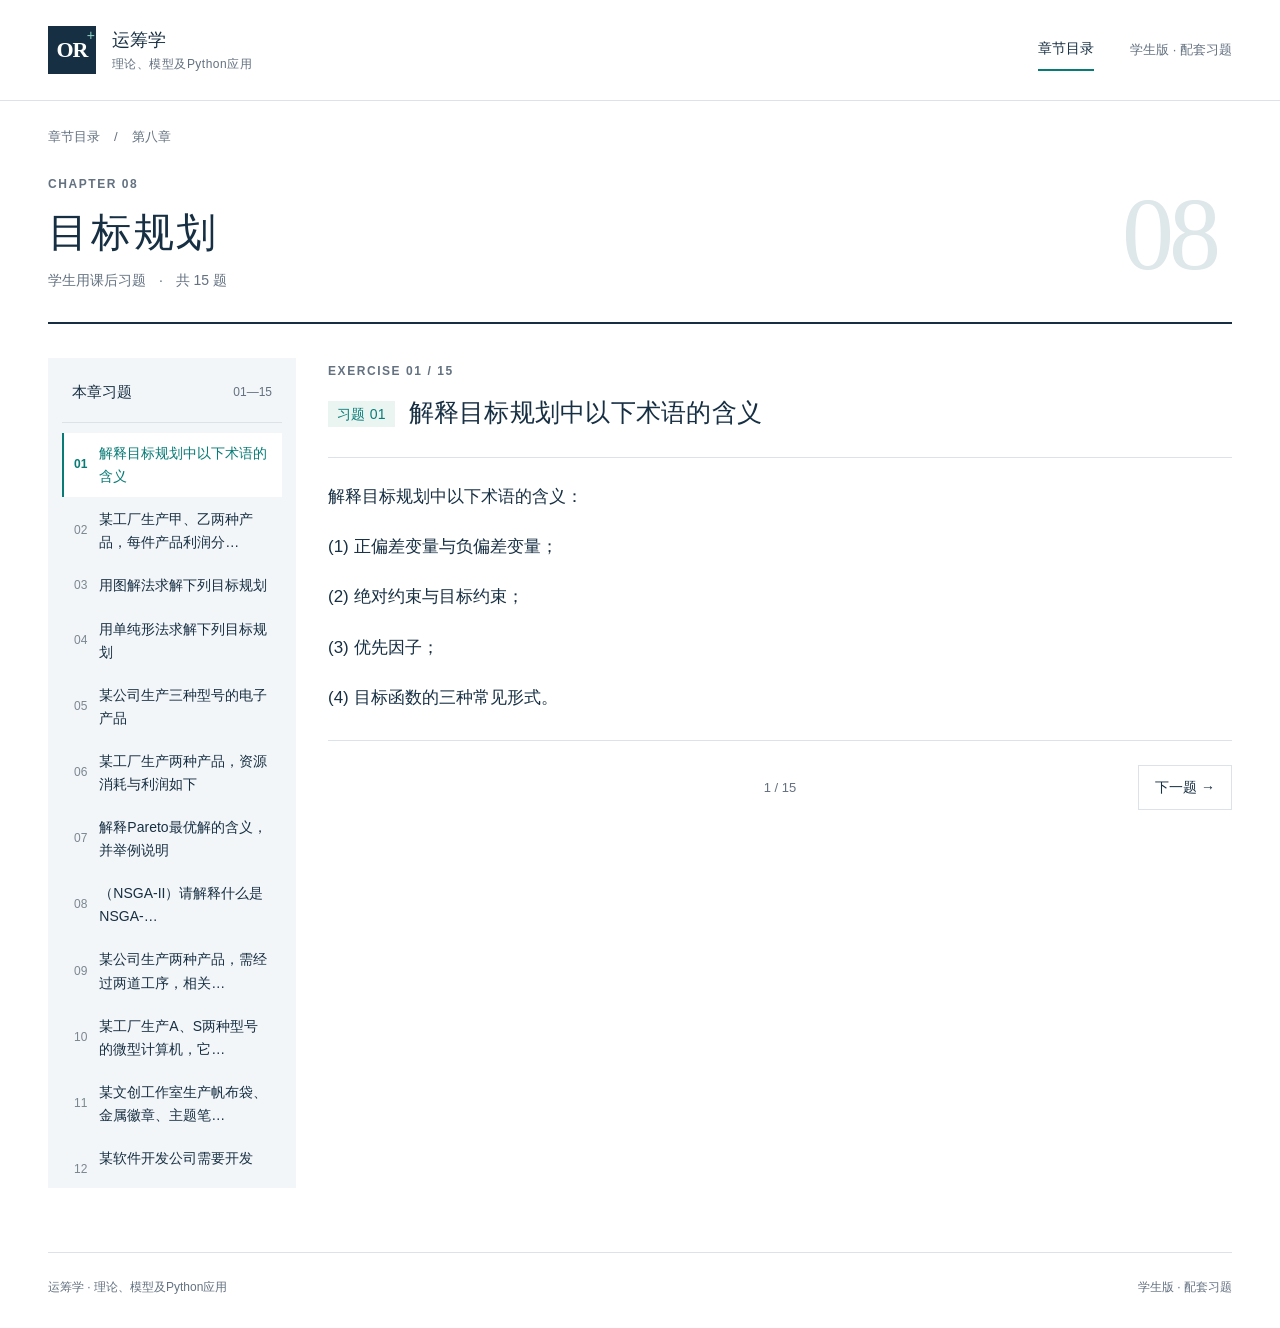
<file: chapter-08.html>
<!doctype html><html lang="zh-CN"><head><meta charset="UTF-8"><meta name="viewport" content="width=device-width,initial-scale=1"><meta name="description" content="《运筹学 理论、模型及Python应用》学生用配套习题。"><title>第八章 目标规划 · 运筹学配套学习资源</title><link rel="stylesheet" href="styles.css"><link rel="icon" href="favicon.svg" type="image/svg+xml"></head><body><a class="skip-link" href="#main">跳至正文</a><header class="site-header"><a class="brand" href="index.html" aria-label="返回教材首页"><span class="brand-symbol">OR<span>+</span></span><span class="brand-name">运筹学<span>理论、模型及Python应用</span></span></a><nav aria-label="主导航"><a href="index.html">章节目录</a><span class="edition">学生版 · 配套习题</span></nav></header><main id="main" class="chapter-page"><div class="breadcrumb"><a href="index.html">章节目录</a><span aria-hidden="true">/</span><span>第八章</span></div><section class="chapter-intro"><div><p class="eyebrow">CHAPTER 08</p><h1>目标规划</h1><p>学生用课后习题 <span>·</span> 共 15 题</p></div><span class="chapter-watermark" aria-hidden="true">08</span></section><div class="reading-layout"><aside class="exercise-sidebar"><div class="sidebar-heading"><h2>本章习题</h2><span>01—15</span></div><nav aria-label="习题目录"><a href="#q1" data-question="1"><span>01</span>解释目标规划中以下术语的含义</a><a href="#q2" data-question="2"><span>02</span>某工厂生产甲、乙两种产品，每件产品利润分…</a><a href="#q3" data-question="3"><span>03</span>用图解法求解下列目标规划</a><a href="#q4" data-question="4"><span>04</span>用单纯形法求解下列目标规划</a><a href="#q5" data-question="5"><span>05</span>某公司生产三种型号的电子产品</a><a href="#q6" data-question="6"><span>06</span>某工厂生产两种产品，资源消耗与利润如下</a><a href="#q7" data-question="7"><span>07</span>解释Pareto最优解的含义，并举例说明</a><a href="#q8" data-question="8"><span>08</span>（NSGA-II）请解释什么是NSGA-…</a><a href="#q9" data-question="9"><span>09</span>某公司生产两种产品，需经过两道工序，相关…</a><a href="#q10" data-question="10"><span>10</span>某工厂生产A、S两种型号的微型计算机，它…</a><a href="#q11" data-question="11"><span>11</span>某文创工作室生产帆布袋、金属徽章、主题笔…</a><a href="#q12" data-question="12"><span>12</span>某软件开发公司需要开发A,B,C三个项目…</a><a href="#q13" data-question="13"><span>13</span>某公司计划生产两种型号的智能手机</a><a href="#q14" data-question="14"><span>14</span>某食品厂生产两种糕点</a><a href="#q15" data-question="15"><span>15</span>某空调制造厂生产两种型号的空调</a></nav></aside><div class="reading-main"><div class="mobile-jump"><label for="question-select">选择习题</label><select id="question-select"><option value="1">01 · 解释目标规划中以下术语的含义</option><option value="2">02 · 某工厂生产甲、乙两种产品，每件产品利润分…</option><option value="3">03 · 用图解法求解下列目标规划</option><option value="4">04 · 用单纯形法求解下列目标规划</option><option value="5">05 · 某公司生产三种型号的电子产品</option><option value="6">06 · 某工厂生产两种产品，资源消耗与利润如下</option><option value="7">07 · 解释Pareto最优解的含义，并举例说明</option><option value="8">08 · （NSGA-II）请解释什么是NSGA-…</option><option value="9">09 · 某公司生产两种产品，需经过两道工序，相关…</option><option value="10">10 · 某工厂生产A、S两种型号的微型计算机，它…</option><option value="11">11 · 某文创工作室生产帆布袋、金属徽章、主题笔…</option><option value="12">12 · 某软件开发公司需要开发A,B,C三个项目…</option><option value="13">13 · 某公司计划生产两种型号的智能手机</option><option value="14">14 · 某食品厂生产两种糕点</option><option value="15">15 · 某空调制造厂生产两种型号的空调</option></select></div><div id="question-content"><article class="question" id="q1" aria-labelledby="q1-title"><div class="question-heading"><p class="eyebrow">EXERCISE 01 / 15</p><h2 id="q1-title"><span>习题 01</span>解释目标规划中以下术语的含义</h2></div><div class="question-body"><p>解释目标规划中以下术语的含义：</p>
<p>(1) 正偏差变量与负偏差变量；</p>
<p>(2) 绝对约束与目标约束；</p>
<p>(3) 优先因子；</p>
<p>(4) 目标函数的三种常见形式。</p></div></article><article class="question" id="q2" aria-labelledby="q2-title"><div class="question-heading"><p class="eyebrow">EXERCISE 02 / 15</p><h2 id="q2-title"><span>习题 02</span>某工厂生产甲、乙两种产品，每件产品利润分…</h2></div><div class="question-body"><p>某工厂生产甲、乙两种产品，每件产品利润分别为 8 万元和 10
万元。每月正常可用工时 200 小时，甲产品每件需 2 小时，乙产品每件需 4
小时。决策者制定如下目标：</p>
<ol>
<li><p>利润不低于 400 万元；</p></li>
<li><p>充分利用工时，但尽量不加班；</p></li>
<li><p>甲产品产量不超过乙产品产量。</p></li>
</ol>
<p>试建立该问题的目标规划模型。</p></div></article><article class="question" id="q3" aria-labelledby="q3-title"><div class="question-heading"><p class="eyebrow">EXERCISE 03 / 15</p><h2 id="q3-title"><span>习题 03</span>用图解法求解下列目标规划</h2></div><div class="question-body"><p>用图解法求解下列目标规划：</p>
<p>(1) <span class="math math-display" role="math" aria-label="\min z = P_1 d_1^- + P_2
d_2^+"><span aria-hidden="true"><mjx-container class="MathJax" jax="SVG" display="true"><svg style="vertical-align: -0.669ex;" xmlns="http://www.w3.org/2000/svg" width="21.082ex" height="2.537ex" role="img" focusable="false" viewBox="0 -825.2 9318 1121.2"><g stroke="currentColor" fill="currentColor" stroke-width="0" transform="scale(1,-1)"><g data-mml-node="math"><g data-mml-node="mo"><path data-c="6D" d="M41 46H55Q94 46 102 60V68Q102 77 102 91T102 122T103 161T103 203Q103 234 103 269T102 328V351Q99 370 88 376T43 385H25V408Q25 431 27 431L37 432Q47 433 65 434T102 436Q119 437 138 438T167 441T178 442H181V402Q181 364 182 364T187 369T199 384T218 402T247 421T285 437Q305 442 336 442Q351 442 364 440T387 434T406 426T421 417T432 406T441 395T448 384T452 374T455 366L457 361L460 365Q463 369 466 373T475 384T488 397T503 410T523 422T546 432T572 439T603 442Q729 442 740 329Q741 322 741 190V104Q741 66 743 59T754 49Q775 46 803 46H819V0H811L788 1Q764 2 737 2T699 3Q596 3 587 0H579V46H595Q656 46 656 62Q657 64 657 200Q656 335 655 343Q649 371 635 385T611 402T585 404Q540 404 506 370Q479 343 472 315T464 232V168V108Q464 78 465 68T468 55T477 49Q498 46 526 46H542V0H534L510 1Q487 2 460 2T422 3Q319 3 310 0H302V46H318Q379 46 379 62Q380 64 380 200Q379 335 378 343Q372 371 358 385T334 402T308 404Q263 404 229 370Q202 343 195 315T187 232V168V108Q187 78 188 68T191 55T200 49Q221 46 249 46H265V0H257L234 1Q210 2 183 2T145 3Q42 3 33 0H25V46H41Z"></path><path data-c="69" d="M69 609Q69 637 87 653T131 669Q154 667 171 652T188 609Q188 579 171 564T129 549Q104 549 87 564T69 609ZM247 0Q232 3 143 3Q132 3 106 3T56 1L34 0H26V46H42Q70 46 91 49Q100 53 102 60T104 102V205V293Q104 345 102 359T88 378Q74 385 41 385H30V408Q30 431 32 431L42 432Q52 433 70 434T106 436Q123 437 142 438T171 441T182 442H185V62Q190 52 197 50T232 46H255V0H247Z" transform="translate(833,0)"></path><path data-c="6E" d="M41 46H55Q94 46 102 60V68Q102 77 102 91T102 122T103 161T103 203Q103 234 103 269T102 328V351Q99 370 88 376T43 385H25V408Q25 431 27 431L37 432Q47 433 65 434T102 436Q119 437 138 438T167 441T178 442H181V402Q181 364 182 364T187 369T199 384T218 402T247 421T285 437Q305 442 336 442Q450 438 463 329Q464 322 464 190V104Q464 66 466 59T477 49Q498 46 526 46H542V0H534L510 1Q487 2 460 2T422 3Q319 3 310 0H302V46H318Q379 46 379 62Q380 64 380 200Q379 335 378 343Q372 371 358 385T334 402T308 404Q263 404 229 370Q202 343 195 315T187 232V168V108Q187 78 188 68T191 55T200 49Q221 46 249 46H265V0H257L234 1Q210 2 183 2T145 3Q42 3 33 0H25V46H41Z" transform="translate(1111,0)"></path></g><g data-mml-node="mi" transform="translate(1833.7,0)"><path data-c="1D467" d="M347 338Q337 338 294 349T231 360Q211 360 197 356T174 346T162 335T155 324L153 320Q150 317 138 317Q117 317 117 325Q117 330 120 339Q133 378 163 406T229 440Q241 442 246 442Q271 442 291 425T329 392T367 375Q389 375 411 408T434 441Q435 442 449 442H462Q468 436 468 434Q468 430 463 420T449 399T432 377T418 358L411 349Q368 298 275 214T160 106L148 94L163 93Q185 93 227 82T290 71Q328 71 360 90T402 140Q406 149 409 151T424 153Q443 153 443 143Q443 138 442 134Q425 72 376 31T278 -11Q252 -11 232 6T193 40T155 57Q111 57 76 -3Q70 -11 59 -11H54H41Q35 -5 35 -2Q35 13 93 84Q132 129 225 214T340 322Q352 338 347 338Z"></path></g><g data-mml-node="mo" transform="translate(2576.4,0)"><path data-c="3D" d="M56 347Q56 360 70 367H707Q722 359 722 347Q722 336 708 328L390 327H72Q56 332 56 347ZM56 153Q56 168 72 173H708Q722 163 722 153Q722 140 707 133H70Q56 140 56 153Z"></path></g><g data-mml-node="msub" transform="translate(3632.2,0)"><g data-mml-node="mi"><path data-c="1D443" d="M287 628Q287 635 230 637Q206 637 199 638T192 648Q192 649 194 659Q200 679 203 681T397 683Q587 682 600 680Q664 669 707 631T751 530Q751 453 685 389Q616 321 507 303Q500 302 402 301H307L277 182Q247 66 247 59Q247 55 248 54T255 50T272 48T305 46H336Q342 37 342 35Q342 19 335 5Q330 0 319 0Q316 0 282 1T182 2Q120 2 87 2T51 1Q33 1 33 11Q33 13 36 25Q40 41 44 43T67 46Q94 46 127 49Q141 52 146 61Q149 65 218 339T287 628ZM645 554Q645 567 643 575T634 597T609 619T560 635Q553 636 480 637Q463 637 445 637T416 636T404 636Q391 635 386 627Q384 621 367 550T332 412T314 344Q314 342 395 342H407H430Q542 342 590 392Q617 419 631 471T645 554Z"></path></g><g data-mml-node="mn" transform="translate(675,-150) scale(0.707)"><path data-c="31" d="M213 578L200 573Q186 568 160 563T102 556H83V602H102Q149 604 189 617T245 641T273 663Q275 666 285 666Q294 666 302 660V361L303 61Q310 54 315 52T339 48T401 46H427V0H416Q395 3 257 3Q121 3 100 0H88V46H114Q136 46 152 46T177 47T193 50T201 52T207 57T213 61V578Z"></path></g></g><g data-mml-node="msubsup" transform="translate(4710.8,0)"><g data-mml-node="mi"><path data-c="1D451" d="M366 683Q367 683 438 688T511 694Q523 694 523 686Q523 679 450 384T375 83T374 68Q374 26 402 26Q411 27 422 35Q443 55 463 131Q469 151 473 152Q475 153 483 153H487H491Q506 153 506 145Q506 140 503 129Q490 79 473 48T445 8T417 -8Q409 -10 393 -10Q359 -10 336 5T306 36L300 51Q299 52 296 50Q294 48 292 46Q233 -10 172 -10Q117 -10 75 30T33 157Q33 205 53 255T101 341Q148 398 195 420T280 442Q336 442 364 400Q369 394 369 396Q370 400 396 505T424 616Q424 629 417 632T378 637H357Q351 643 351 645T353 664Q358 683 366 683ZM352 326Q329 405 277 405Q242 405 210 374T160 293Q131 214 119 129Q119 126 119 118T118 106Q118 61 136 44T179 26Q233 26 290 98L298 109L352 326Z"></path></g><g data-mml-node="mo" transform="translate(553,413) scale(0.707)"><path data-c="2212" d="M84 237T84 250T98 270H679Q694 262 694 250T679 230H98Q84 237 84 250Z"></path></g><g data-mml-node="mn" transform="translate(553,-295.9) scale(0.707)"><path data-c="31" d="M213 578L200 573Q186 568 160 563T102 556H83V602H102Q149 604 189 617T245 641T273 663Q275 666 285 666Q294 666 302 660V361L303 61Q310 54 315 52T339 48T401 46H427V0H416Q395 3 257 3Q121 3 100 0H88V46H114Q136 46 152 46T177 47T193 50T201 52T207 57T213 61V578Z"></path></g></g><g data-mml-node="mo" transform="translate(6086.1,0)"><path data-c="2B" d="M56 237T56 250T70 270H369V420L370 570Q380 583 389 583Q402 583 409 568V270H707Q722 262 722 250T707 230H409V-68Q401 -82 391 -82H389H387Q375 -82 369 -68V230H70Q56 237 56 250Z"></path></g><g data-mml-node="msub" transform="translate(7086.3,0)"><g data-mml-node="mi"><path data-c="1D443" d="M287 628Q287 635 230 637Q206 637 199 638T192 648Q192 649 194 659Q200 679 203 681T397 683Q587 682 600 680Q664 669 707 631T751 530Q751 453 685 389Q616 321 507 303Q500 302 402 301H307L277 182Q247 66 247 59Q247 55 248 54T255 50T272 48T305 46H336Q342 37 342 35Q342 19 335 5Q330 0 319 0Q316 0 282 1T182 2Q120 2 87 2T51 1Q33 1 33 11Q33 13 36 25Q40 41 44 43T67 46Q94 46 127 49Q141 52 146 61Q149 65 218 339T287 628ZM645 554Q645 567 643 575T634 597T609 619T560 635Q553 636 480 637Q463 637 445 637T416 636T404 636Q391 635 386 627Q384 621 367 550T332 412T314 344Q314 342 395 342H407H430Q542 342 590 392Q617 419 631 471T645 554Z"></path></g><g data-mml-node="mn" transform="translate(675,-150) scale(0.707)"><path data-c="32" d="M109 429Q82 429 66 447T50 491Q50 562 103 614T235 666Q326 666 387 610T449 465Q449 422 429 383T381 315T301 241Q265 210 201 149L142 93L218 92Q375 92 385 97Q392 99 409 186V189H449V186Q448 183 436 95T421 3V0H50V19V31Q50 38 56 46T86 81Q115 113 136 137Q145 147 170 174T204 211T233 244T261 278T284 308T305 340T320 369T333 401T340 431T343 464Q343 527 309 573T212 619Q179 619 154 602T119 569T109 550Q109 549 114 549Q132 549 151 535T170 489Q170 464 154 447T109 429Z"></path></g></g><g data-mml-node="msubsup" transform="translate(8164.9,0)"><g data-mml-node="mi"><path data-c="1D451" d="M366 683Q367 683 438 688T511 694Q523 694 523 686Q523 679 450 384T375 83T374 68Q374 26 402 26Q411 27 422 35Q443 55 463 131Q469 151 473 152Q475 153 483 153H487H491Q506 153 506 145Q506 140 503 129Q490 79 473 48T445 8T417 -8Q409 -10 393 -10Q359 -10 336 5T306 36L300 51Q299 52 296 50Q294 48 292 46Q233 -10 172 -10Q117 -10 75 30T33 157Q33 205 53 255T101 341Q148 398 195 420T280 442Q336 442 364 400Q369 394 369 396Q370 400 396 505T424 616Q424 629 417 632T378 637H357Q351 643 351 645T353 664Q358 683 366 683ZM352 326Q329 405 277 405Q242 405 210 374T160 293Q131 214 119 129Q119 126 119 118T118 106Q118 61 136 44T179 26Q233 26 290 98L298 109L352 326Z"></path></g><g data-mml-node="mo" transform="translate(553,413) scale(0.707)"><path data-c="2B" d="M56 237T56 250T70 270H369V420L370 570Q380 583 389 583Q402 583 409 568V270H707Q722 262 722 250T707 230H409V-68Q401 -82 391 -82H389H387Q375 -82 369 -68V230H70Q56 237 56 250Z"></path></g><g data-mml-node="mn" transform="translate(553,-295.9) scale(0.707)"><path data-c="32" d="M109 429Q82 429 66 447T50 491Q50 562 103 614T235 666Q326 666 387 610T449 465Q449 422 429 383T381 315T301 241Q265 210 201 149L142 93L218 92Q375 92 385 97Q392 99 409 186V189H449V186Q448 183 436 95T421 3V0H50V19V31Q50 38 56 46T86 81Q115 113 136 137Q145 147 170 174T204 211T233 244T261 278T284 308T305 340T320 369T333 401T340 431T343 464Q343 527 309 573T212 619Q179 619 154 602T119 569T109 550Q109 549 114 549Q132 549 151 535T170 489Q170 464 154 447T109 429Z"></path></g></g></g></g></svg></mjx-container></span></span> <span class="math math-display" role="math" aria-label="\text{s.t.} \quad
\begin{cases}
x_1 + 2x_2 \leq 10 \\
x_1 + x_2 + d_1^- - d_1^+ = 4 \\
x_1 + 3x_2 + d_2^- - d_2^+ = 6 \\
x_1, x_2, d_i^-, d_i^+ \geq 0 \quad (i = 1, 2)
\end{cases}"><span aria-hidden="true"><mjx-container class="MathJax" jax="SVG" display="true"><svg style="vertical-align: -5.054ex;" xmlns="http://www.w3.org/2000/svg" width="35.717ex" height="11.239ex" role="img" focusable="false" viewBox="0 -2733.9 15786.8 4967.7"><g stroke="currentColor" fill="currentColor" stroke-width="0" transform="scale(1,-1)"><g data-mml-node="math"><g data-mml-node="mtext"><path data-c="73" d="M295 316Q295 356 268 385T190 414Q154 414 128 401Q98 382 98 349Q97 344 98 336T114 312T157 287Q175 282 201 278T245 269T277 256Q294 248 310 236T342 195T359 133Q359 71 321 31T198 -10H190Q138 -10 94 26L86 19L77 10Q71 4 65 -1L54 -11H46H42Q39 -11 33 -5V74V132Q33 153 35 157T45 162H54Q66 162 70 158T75 146T82 119T101 77Q136 26 198 26Q295 26 295 104Q295 133 277 151Q257 175 194 187T111 210Q75 227 54 256T33 318Q33 357 50 384T93 424T143 442T187 447H198Q238 447 268 432L283 424L292 431Q302 440 314 448H322H326Q329 448 335 442V310L329 304H301Q295 310 295 316Z"></path><path data-c="2E" d="M78 60Q78 84 95 102T138 120Q162 120 180 104T199 61Q199 36 182 18T139 0T96 17T78 60Z" transform="translate(394,0)"></path><path data-c="74" d="M27 422Q80 426 109 478T141 600V615H181V431H316V385H181V241Q182 116 182 100T189 68Q203 29 238 29Q282 29 292 100Q293 108 293 146V181H333V146V134Q333 57 291 17Q264 -10 221 -10Q187 -10 162 2T124 33T105 68T98 100Q97 107 97 248V385H18V422H27Z" transform="translate(672,0)"></path><path data-c="2E" d="M78 60Q78 84 95 102T138 120Q162 120 180 104T199 61Q199 36 182 18T139 0T96 17T78 60Z" transform="translate(1061,0)"></path></g><g data-mml-node="mstyle" transform="translate(1339,0)"><g data-mml-node="mspace"></g></g><g data-mml-node="mrow" transform="translate(2505.7,0)"><g data-mml-node="mo"><path data-c="23A7" d="M712 899L718 893V876V865Q718 854 704 846Q627 793 577 710T510 525Q510 524 509 521Q505 493 504 349Q504 345 504 334Q504 277 504 240Q504 -2 503 -4Q502 -8 494 -9T444 -10Q392 -10 390 -9Q387 -8 386 -5Q384 5 384 230Q384 262 384 312T383 382Q383 481 392 535T434 656Q510 806 664 892L677 899H712Z" transform="translate(0,1834.9)"></path><path data-c="23A9" d="M718 -893L712 -899H677L666 -893Q542 -825 468 -714T385 -476Q384 -466 384 -282Q384 3 385 5L389 9Q392 10 444 10Q486 10 494 9T503 4Q504 2 504 -239V-310V-366Q504 -470 508 -513T530 -609Q546 -657 569 -698T617 -767T661 -812T699 -843T717 -856T718 -876V-893Z" transform="translate(0,-1334.9)"></path><path data-c="23A8" d="M389 1159Q391 1160 455 1160Q496 1160 498 1159Q501 1158 502 1155Q504 1145 504 924Q504 691 503 682Q494 549 425 439T243 259L229 250L243 241Q349 175 421 66T503 -182Q504 -191 504 -424Q504 -600 504 -629T499 -659H498Q496 -660 444 -660T390 -659Q387 -658 386 -655Q384 -645 384 -425V-282Q384 -176 377 -116T342 10Q325 54 301 92T255 155T214 196T183 222T171 232Q170 233 170 250T171 268Q171 269 191 284T240 331T300 407T354 524T383 679Q384 691 384 925Q384 1152 385 1155L389 1159Z" transform="translate(0,0)"></path><svg width="889" height="864.9" y="1060" x="0" viewBox="0 152.4 889 864.9"><path data-c="23AA" d="M384 150V266Q384 304 389 309Q391 310 455 310Q496 310 498 309Q502 308 503 298Q504 283 504 150Q504 32 504 12T499 -9H498Q496 -10 444 -10T390 -9Q386 -8 385 2Q384 17 384 150Z" transform="scale(1,4.253)"></path></svg><svg width="889" height="864.9" y="-1424.9" x="0" viewBox="0 152.4 889 864.9"><path data-c="23AA" d="M384 150V266Q384 304 389 309Q391 310 455 310Q496 310 498 309Q502 308 503 298Q504 283 504 150Q504 32 504 12T499 -9H498Q496 -10 444 -10T390 -9Q386 -8 385 2Q384 17 384 150Z" transform="scale(1,4.253)"></path></svg></g><g data-mml-node="mtable" transform="translate(889,0)"><g data-mml-node="mtr" transform="translate(0,1983.9)"><g data-mml-node="mtd"><g data-mml-node="msub"><g data-mml-node="mi"><path data-c="1D465" d="M52 289Q59 331 106 386T222 442Q257 442 286 424T329 379Q371 442 430 442Q467 442 494 420T522 361Q522 332 508 314T481 292T458 288Q439 288 427 299T415 328Q415 374 465 391Q454 404 425 404Q412 404 406 402Q368 386 350 336Q290 115 290 78Q290 50 306 38T341 26Q378 26 414 59T463 140Q466 150 469 151T485 153H489Q504 153 504 145Q504 144 502 134Q486 77 440 33T333 -11Q263 -11 227 52Q186 -10 133 -10H127Q78 -10 57 16T35 71Q35 103 54 123T99 143Q142 143 142 101Q142 81 130 66T107 46T94 41L91 40Q91 39 97 36T113 29T132 26Q168 26 194 71Q203 87 217 139T245 247T261 313Q266 340 266 352Q266 380 251 392T217 404Q177 404 142 372T93 290Q91 281 88 280T72 278H58Q52 284 52 289Z"></path></g><g data-mml-node="mn" transform="translate(605,-150) scale(0.707)"><path data-c="31" d="M213 578L200 573Q186 568 160 563T102 556H83V602H102Q149 604 189 617T245 641T273 663Q275 666 285 666Q294 666 302 660V361L303 61Q310 54 315 52T339 48T401 46H427V0H416Q395 3 257 3Q121 3 100 0H88V46H114Q136 46 152 46T177 47T193 50T201 52T207 57T213 61V578Z"></path></g></g><g data-mml-node="mo" transform="translate(1230.8,0)"><path data-c="2B" d="M56 237T56 250T70 270H369V420L370 570Q380 583 389 583Q402 583 409 568V270H707Q722 262 722 250T707 230H409V-68Q401 -82 391 -82H389H387Q375 -82 369 -68V230H70Q56 237 56 250Z"></path></g><g data-mml-node="mn" transform="translate(2231,0)"><path data-c="32" d="M109 429Q82 429 66 447T50 491Q50 562 103 614T235 666Q326 666 387 610T449 465Q449 422 429 383T381 315T301 241Q265 210 201 149L142 93L218 92Q375 92 385 97Q392 99 409 186V189H449V186Q448 183 436 95T421 3V0H50V19V31Q50 38 56 46T86 81Q115 113 136 137Q145 147 170 174T204 211T233 244T261 278T284 308T305 340T320 369T333 401T340 431T343 464Q343 527 309 573T212 619Q179 619 154 602T119 569T109 550Q109 549 114 549Q132 549 151 535T170 489Q170 464 154 447T109 429Z"></path></g><g data-mml-node="msub" transform="translate(2731,0)"><g data-mml-node="mi"><path data-c="1D465" d="M52 289Q59 331 106 386T222 442Q257 442 286 424T329 379Q371 442 430 442Q467 442 494 420T522 361Q522 332 508 314T481 292T458 288Q439 288 427 299T415 328Q415 374 465 391Q454 404 425 404Q412 404 406 402Q368 386 350 336Q290 115 290 78Q290 50 306 38T341 26Q378 26 414 59T463 140Q466 150 469 151T485 153H489Q504 153 504 145Q504 144 502 134Q486 77 440 33T333 -11Q263 -11 227 52Q186 -10 133 -10H127Q78 -10 57 16T35 71Q35 103 54 123T99 143Q142 143 142 101Q142 81 130 66T107 46T94 41L91 40Q91 39 97 36T113 29T132 26Q168 26 194 71Q203 87 217 139T245 247T261 313Q266 340 266 352Q266 380 251 392T217 404Q177 404 142 372T93 290Q91 281 88 280T72 278H58Q52 284 52 289Z"></path></g><g data-mml-node="mn" transform="translate(605,-150) scale(0.707)"><path data-c="32" d="M109 429Q82 429 66 447T50 491Q50 562 103 614T235 666Q326 666 387 610T449 465Q449 422 429 383T381 315T301 241Q265 210 201 149L142 93L218 92Q375 92 385 97Q392 99 409 186V189H449V186Q448 183 436 95T421 3V0H50V19V31Q50 38 56 46T86 81Q115 113 136 137Q145 147 170 174T204 211T233 244T261 278T284 308T305 340T320 369T333 401T340 431T343 464Q343 527 309 573T212 619Q179 619 154 602T119 569T109 550Q109 549 114 549Q132 549 151 535T170 489Q170 464 154 447T109 429Z"></path></g></g><g data-mml-node="mo" transform="translate(4017.3,0)"><path data-c="2264" d="M674 636Q682 636 688 630T694 615T687 601Q686 600 417 472L151 346L399 228Q687 92 691 87Q694 81 694 76Q694 58 676 56H670L382 192Q92 329 90 331Q83 336 83 348Q84 359 96 365Q104 369 382 500T665 634Q669 636 674 636ZM84 -118Q84 -108 99 -98H678Q694 -104 694 -118Q694 -130 679 -138H98Q84 -131 84 -118Z"></path></g><g data-mml-node="mn" transform="translate(5073.1,0)"><path data-c="31" d="M213 578L200 573Q186 568 160 563T102 556H83V602H102Q149 604 189 617T245 641T273 663Q275 666 285 666Q294 666 302 660V361L303 61Q310 54 315 52T339 48T401 46H427V0H416Q395 3 257 3Q121 3 100 0H88V46H114Q136 46 152 46T177 47T193 50T201 52T207 57T213 61V578Z"></path><path data-c="30" d="M96 585Q152 666 249 666Q297 666 345 640T423 548Q460 465 460 320Q460 165 417 83Q397 41 362 16T301 -15T250 -22Q224 -22 198 -16T137 16T82 83Q39 165 39 320Q39 494 96 585ZM321 597Q291 629 250 629Q208 629 178 597Q153 571 145 525T137 333Q137 175 145 125T181 46Q209 16 250 16Q290 16 318 46Q347 76 354 130T362 333Q362 478 354 524T321 597Z" transform="translate(500,0)"></path></g></g></g><g data-mml-node="mtr" transform="translate(0,710)"><g data-mml-node="mtd"><g data-mml-node="msub"><g data-mml-node="mi"><path data-c="1D465" d="M52 289Q59 331 106 386T222 442Q257 442 286 424T329 379Q371 442 430 442Q467 442 494 420T522 361Q522 332 508 314T481 292T458 288Q439 288 427 299T415 328Q415 374 465 391Q454 404 425 404Q412 404 406 402Q368 386 350 336Q290 115 290 78Q290 50 306 38T341 26Q378 26 414 59T463 140Q466 150 469 151T485 153H489Q504 153 504 145Q504 144 502 134Q486 77 440 33T333 -11Q263 -11 227 52Q186 -10 133 -10H127Q78 -10 57 16T35 71Q35 103 54 123T99 143Q142 143 142 101Q142 81 130 66T107 46T94 41L91 40Q91 39 97 36T113 29T132 26Q168 26 194 71Q203 87 217 139T245 247T261 313Q266 340 266 352Q266 380 251 392T217 404Q177 404 142 372T93 290Q91 281 88 280T72 278H58Q52 284 52 289Z"></path></g><g data-mml-node="mn" transform="translate(605,-150) scale(0.707)"><path data-c="31" d="M213 578L200 573Q186 568 160 563T102 556H83V602H102Q149 604 189 617T245 641T273 663Q275 666 285 666Q294 666 302 660V361L303 61Q310 54 315 52T339 48T401 46H427V0H416Q395 3 257 3Q121 3 100 0H88V46H114Q136 46 152 46T177 47T193 50T201 52T207 57T213 61V578Z"></path></g></g><g data-mml-node="mo" transform="translate(1230.8,0)"><path data-c="2B" d="M56 237T56 250T70 270H369V420L370 570Q380 583 389 583Q402 583 409 568V270H707Q722 262 722 250T707 230H409V-68Q401 -82 391 -82H389H387Q375 -82 369 -68V230H70Q56 237 56 250Z"></path></g><g data-mml-node="msub" transform="translate(2231,0)"><g data-mml-node="mi"><path data-c="1D465" d="M52 289Q59 331 106 386T222 442Q257 442 286 424T329 379Q371 442 430 442Q467 442 494 420T522 361Q522 332 508 314T481 292T458 288Q439 288 427 299T415 328Q415 374 465 391Q454 404 425 404Q412 404 406 402Q368 386 350 336Q290 115 290 78Q290 50 306 38T341 26Q378 26 414 59T463 140Q466 150 469 151T485 153H489Q504 153 504 145Q504 144 502 134Q486 77 440 33T333 -11Q263 -11 227 52Q186 -10 133 -10H127Q78 -10 57 16T35 71Q35 103 54 123T99 143Q142 143 142 101Q142 81 130 66T107 46T94 41L91 40Q91 39 97 36T113 29T132 26Q168 26 194 71Q203 87 217 139T245 247T261 313Q266 340 266 352Q266 380 251 392T217 404Q177 404 142 372T93 290Q91 281 88 280T72 278H58Q52 284 52 289Z"></path></g><g data-mml-node="mn" transform="translate(605,-150) scale(0.707)"><path data-c="32" d="M109 429Q82 429 66 447T50 491Q50 562 103 614T235 666Q326 666 387 610T449 465Q449 422 429 383T381 315T301 241Q265 210 201 149L142 93L218 92Q375 92 385 97Q392 99 409 186V189H449V186Q448 183 436 95T421 3V0H50V19V31Q50 38 56 46T86 81Q115 113 136 137Q145 147 170 174T204 211T233 244T261 278T284 308T305 340T320 369T333 401T340 431T343 464Q343 527 309 573T212 619Q179 619 154 602T119 569T109 550Q109 549 114 549Q132 549 151 535T170 489Q170 464 154 447T109 429Z"></path></g></g><g data-mml-node="mo" transform="translate(3461.8,0)"><path data-c="2B" d="M56 237T56 250T70 270H369V420L370 570Q380 583 389 583Q402 583 409 568V270H707Q722 262 722 250T707 230H409V-68Q401 -82 391 -82H389H387Q375 -82 369 -68V230H70Q56 237 56 250Z"></path></g><g data-mml-node="msubsup" transform="translate(4462,0)"><g data-mml-node="mi"><path data-c="1D451" d="M366 683Q367 683 438 688T511 694Q523 694 523 686Q523 679 450 384T375 83T374 68Q374 26 402 26Q411 27 422 35Q443 55 463 131Q469 151 473 152Q475 153 483 153H487H491Q506 153 506 145Q506 140 503 129Q490 79 473 48T445 8T417 -8Q409 -10 393 -10Q359 -10 336 5T306 36L300 51Q299 52 296 50Q294 48 292 46Q233 -10 172 -10Q117 -10 75 30T33 157Q33 205 53 255T101 341Q148 398 195 420T280 442Q336 442 364 400Q369 394 369 396Q370 400 396 505T424 616Q424 629 417 632T378 637H357Q351 643 351 645T353 664Q358 683 366 683ZM352 326Q329 405 277 405Q242 405 210 374T160 293Q131 214 119 129Q119 126 119 118T118 106Q118 61 136 44T179 26Q233 26 290 98L298 109L352 326Z"></path></g><g data-mml-node="mo" transform="translate(553,411.6) scale(0.707)"><path data-c="2212" d="M84 237T84 250T98 270H679Q694 262 694 250T679 230H98Q84 237 84 250Z"></path></g><g data-mml-node="mn" transform="translate(553,-297.3) scale(0.707)"><path data-c="31" d="M213 578L200 573Q186 568 160 563T102 556H83V602H102Q149 604 189 617T245 641T273 663Q275 666 285 666Q294 666 302 660V361L303 61Q310 54 315 52T339 48T401 46H427V0H416Q395 3 257 3Q121 3 100 0H88V46H114Q136 46 152 46T177 47T193 50T201 52T207 57T213 61V578Z"></path></g></g><g data-mml-node="mo" transform="translate(5837.3,0)"><path data-c="2212" d="M84 237T84 250T98 270H679Q694 262 694 250T679 230H98Q84 237 84 250Z"></path></g><g data-mml-node="msubsup" transform="translate(6837.6,0)"><g data-mml-node="mi"><path data-c="1D451" d="M366 683Q367 683 438 688T511 694Q523 694 523 686Q523 679 450 384T375 83T374 68Q374 26 402 26Q411 27 422 35Q443 55 463 131Q469 151 473 152Q475 153 483 153H487H491Q506 153 506 145Q506 140 503 129Q490 79 473 48T445 8T417 -8Q409 -10 393 -10Q359 -10 336 5T306 36L300 51Q299 52 296 50Q294 48 292 46Q233 -10 172 -10Q117 -10 75 30T33 157Q33 205 53 255T101 341Q148 398 195 420T280 442Q336 442 364 400Q369 394 369 396Q370 400 396 505T424 616Q424 629 417 632T378 637H357Q351 643 351 645T353 664Q358 683 366 683ZM352 326Q329 405 277 405Q242 405 210 374T160 293Q131 214 119 129Q119 126 119 118T118 106Q118 61 136 44T179 26Q233 26 290 98L298 109L352 326Z"></path></g><g data-mml-node="mo" transform="translate(553,411.6) scale(0.707)"><path data-c="2B" d="M56 237T56 250T70 270H369V420L370 570Q380 583 389 583Q402 583 409 568V270H707Q722 262 722 250T707 230H409V-68Q401 -82 391 -82H389H387Q375 -82 369 -68V230H70Q56 237 56 250Z"></path></g><g data-mml-node="mn" transform="translate(553,-297.3) scale(0.707)"><path data-c="31" d="M213 578L200 573Q186 568 160 563T102 556H83V602H102Q149 604 189 617T245 641T273 663Q275 666 285 666Q294 666 302 660V361L303 61Q310 54 315 52T339 48T401 46H427V0H416Q395 3 257 3Q121 3 100 0H88V46H114Q136 46 152 46T177 47T193 50T201 52T207 57T213 61V578Z"></path></g></g><g data-mml-node="mo" transform="translate(8268.5,0)"><path data-c="3D" d="M56 347Q56 360 70 367H707Q722 359 722 347Q722 336 708 328L390 327H72Q56 332 56 347ZM56 153Q56 168 72 173H708Q722 163 722 153Q722 140 707 133H70Q56 140 56 153Z"></path></g><g data-mml-node="mn" transform="translate(9324.3,0)"><path data-c="34" d="M462 0Q444 3 333 3Q217 3 199 0H190V46H221Q241 46 248 46T265 48T279 53T286 61Q287 63 287 115V165H28V211L179 442Q332 674 334 675Q336 677 355 677H373L379 671V211H471V165H379V114Q379 73 379 66T385 54Q393 47 442 46H471V0H462ZM293 211V545L74 212L183 211H293Z"></path></g></g></g><g data-mml-node="mtr" transform="translate(0,-611.1)"><g data-mml-node="mtd"><g data-mml-node="msub"><g data-mml-node="mi"><path data-c="1D465" d="M52 289Q59 331 106 386T222 442Q257 442 286 424T329 379Q371 442 430 442Q467 442 494 420T522 361Q522 332 508 314T481 292T458 288Q439 288 427 299T415 328Q415 374 465 391Q454 404 425 404Q412 404 406 402Q368 386 350 336Q290 115 290 78Q290 50 306 38T341 26Q378 26 414 59T463 140Q466 150 469 151T485 153H489Q504 153 504 145Q504 144 502 134Q486 77 440 33T333 -11Q263 -11 227 52Q186 -10 133 -10H127Q78 -10 57 16T35 71Q35 103 54 123T99 143Q142 143 142 101Q142 81 130 66T107 46T94 41L91 40Q91 39 97 36T113 29T132 26Q168 26 194 71Q203 87 217 139T245 247T261 313Q266 340 266 352Q266 380 251 392T217 404Q177 404 142 372T93 290Q91 281 88 280T72 278H58Q52 284 52 289Z"></path></g><g data-mml-node="mn" transform="translate(605,-150) scale(0.707)"><path data-c="31" d="M213 578L200 573Q186 568 160 563T102 556H83V602H102Q149 604 189 617T245 641T273 663Q275 666 285 666Q294 666 302 660V361L303 61Q310 54 315 52T339 48T401 46H427V0H416Q395 3 257 3Q121 3 100 0H88V46H114Q136 46 152 46T177 47T193 50T201 52T207 57T213 61V578Z"></path></g></g><g data-mml-node="mo" transform="translate(1230.8,0)"><path data-c="2B" d="M56 237T56 250T70 270H369V420L370 570Q380 583 389 583Q402 583 409 568V270H707Q722 262 722 250T707 230H409V-68Q401 -82 391 -82H389H387Q375 -82 369 -68V230H70Q56 237 56 250Z"></path></g><g data-mml-node="mn" transform="translate(2231,0)"><path data-c="33" d="M127 463Q100 463 85 480T69 524Q69 579 117 622T233 665Q268 665 277 664Q351 652 390 611T430 522Q430 470 396 421T302 350L299 348Q299 347 308 345T337 336T375 315Q457 262 457 175Q457 96 395 37T238 -22Q158 -22 100 21T42 130Q42 158 60 175T105 193Q133 193 151 175T169 130Q169 119 166 110T159 94T148 82T136 74T126 70T118 67L114 66Q165 21 238 21Q293 21 321 74Q338 107 338 175V195Q338 290 274 322Q259 328 213 329L171 330L168 332Q166 335 166 348Q166 366 174 366Q202 366 232 371Q266 376 294 413T322 525V533Q322 590 287 612Q265 626 240 626Q208 626 181 615T143 592T132 580H135Q138 579 143 578T153 573T165 566T175 555T183 540T186 520Q186 498 172 481T127 463Z"></path></g><g data-mml-node="msub" transform="translate(2731,0)"><g data-mml-node="mi"><path data-c="1D465" d="M52 289Q59 331 106 386T222 442Q257 442 286 424T329 379Q371 442 430 442Q467 442 494 420T522 361Q522 332 508 314T481 292T458 288Q439 288 427 299T415 328Q415 374 465 391Q454 404 425 404Q412 404 406 402Q368 386 350 336Q290 115 290 78Q290 50 306 38T341 26Q378 26 414 59T463 140Q466 150 469 151T485 153H489Q504 153 504 145Q504 144 502 134Q486 77 440 33T333 -11Q263 -11 227 52Q186 -10 133 -10H127Q78 -10 57 16T35 71Q35 103 54 123T99 143Q142 143 142 101Q142 81 130 66T107 46T94 41L91 40Q91 39 97 36T113 29T132 26Q168 26 194 71Q203 87 217 139T245 247T261 313Q266 340 266 352Q266 380 251 392T217 404Q177 404 142 372T93 290Q91 281 88 280T72 278H58Q52 284 52 289Z"></path></g><g data-mml-node="mn" transform="translate(605,-150) scale(0.707)"><path data-c="32" d="M109 429Q82 429 66 447T50 491Q50 562 103 614T235 666Q326 666 387 610T449 465Q449 422 429 383T381 315T301 241Q265 210 201 149L142 93L218 92Q375 92 385 97Q392 99 409 186V189H449V186Q448 183 436 95T421 3V0H50V19V31Q50 38 56 46T86 81Q115 113 136 137Q145 147 170 174T204 211T233 244T261 278T284 308T305 340T320 369T333 401T340 431T343 464Q343 527 309 573T212 619Q179 619 154 602T119 569T109 550Q109 549 114 549Q132 549 151 535T170 489Q170 464 154 447T109 429Z"></path></g></g><g data-mml-node="mo" transform="translate(3961.8,0)"><path data-c="2B" d="M56 237T56 250T70 270H369V420L370 570Q380 583 389 583Q402 583 409 568V270H707Q722 262 722 250T707 230H409V-68Q401 -82 391 -82H389H387Q375 -82 369 -68V230H70Q56 237 56 250Z"></path></g><g data-mml-node="msubsup" transform="translate(4962,0)"><g data-mml-node="mi"><path data-c="1D451" d="M366 683Q367 683 438 688T511 694Q523 694 523 686Q523 679 450 384T375 83T374 68Q374 26 402 26Q411 27 422 35Q443 55 463 131Q469 151 473 152Q475 153 483 153H487H491Q506 153 506 145Q506 140 503 129Q490 79 473 48T445 8T417 -8Q409 -10 393 -10Q359 -10 336 5T306 36L300 51Q299 52 296 50Q294 48 292 46Q233 -10 172 -10Q117 -10 75 30T33 157Q33 205 53 255T101 341Q148 398 195 420T280 442Q336 442 364 400Q369 394 369 396Q370 400 396 505T424 616Q424 629 417 632T378 637H357Q351 643 351 645T353 664Q358 683 366 683ZM352 326Q329 405 277 405Q242 405 210 374T160 293Q131 214 119 129Q119 126 119 118T118 106Q118 61 136 44T179 26Q233 26 290 98L298 109L352 326Z"></path></g><g data-mml-node="mo" transform="translate(553,411.6) scale(0.707)"><path data-c="2212" d="M84 237T84 250T98 270H679Q694 262 694 250T679 230H98Q84 237 84 250Z"></path></g><g data-mml-node="mn" transform="translate(553,-297.3) scale(0.707)"><path data-c="32" d="M109 429Q82 429 66 447T50 491Q50 562 103 614T235 666Q326 666 387 610T449 465Q449 422 429 383T381 315T301 241Q265 210 201 149L142 93L218 92Q375 92 385 97Q392 99 409 186V189H449V186Q448 183 436 95T421 3V0H50V19V31Q50 38 56 46T86 81Q115 113 136 137Q145 147 170 174T204 211T233 244T261 278T284 308T305 340T320 369T333 401T340 431T343 464Q343 527 309 573T212 619Q179 619 154 602T119 569T109 550Q109 549 114 549Q132 549 151 535T170 489Q170 464 154 447T109 429Z"></path></g></g><g data-mml-node="mo" transform="translate(6337.3,0)"><path data-c="2212" d="M84 237T84 250T98 270H679Q694 262 694 250T679 230H98Q84 237 84 250Z"></path></g><g data-mml-node="msubsup" transform="translate(7337.6,0)"><g data-mml-node="mi"><path data-c="1D451" d="M366 683Q367 683 438 688T511 694Q523 694 523 686Q523 679 450 384T375 83T374 68Q374 26 402 26Q411 27 422 35Q443 55 463 131Q469 151 473 152Q475 153 483 153H487H491Q506 153 506 145Q506 140 503 129Q490 79 473 48T445 8T417 -8Q409 -10 393 -10Q359 -10 336 5T306 36L300 51Q299 52 296 50Q294 48 292 46Q233 -10 172 -10Q117 -10 75 30T33 157Q33 205 53 255T101 341Q148 398 195 420T280 442Q336 442 364 400Q369 394 369 396Q370 400 396 505T424 616Q424 629 417 632T378 637H357Q351 643 351 645T353 664Q358 683 366 683ZM352 326Q329 405 277 405Q242 405 210 374T160 293Q131 214 119 129Q119 126 119 118T118 106Q118 61 136 44T179 26Q233 26 290 98L298 109L352 326Z"></path></g><g data-mml-node="mo" transform="translate(553,411.6) scale(0.707)"><path data-c="2B" d="M56 237T56 250T70 270H369V420L370 570Q380 583 389 583Q402 583 409 568V270H707Q722 262 722 250T707 230H409V-68Q401 -82 391 -82H389H387Q375 -82 369 -68V230H70Q56 237 56 250Z"></path></g><g data-mml-node="mn" transform="translate(553,-297.3) scale(0.707)"><path data-c="32" d="M109 429Q82 429 66 447T50 491Q50 562 103 614T235 666Q326 666 387 610T449 465Q449 422 429 383T381 315T301 241Q265 210 201 149L142 93L218 92Q375 92 385 97Q392 99 409 186V189H449V186Q448 183 436 95T421 3V0H50V19V31Q50 38 56 46T86 81Q115 113 136 137Q145 147 170 174T204 211T233 244T261 278T284 308T305 340T320 369T333 401T340 431T343 464Q343 527 309 573T212 619Q179 619 154 602T119 569T109 550Q109 549 114 549Q132 549 151 535T170 489Q170 464 154 447T109 429Z"></path></g></g><g data-mml-node="mo" transform="translate(8768.5,0)"><path data-c="3D" d="M56 347Q56 360 70 367H707Q722 359 722 347Q722 336 708 328L390 327H72Q56 332 56 347ZM56 153Q56 168 72 173H708Q722 163 722 153Q722 140 707 133H70Q56 140 56 153Z"></path></g><g data-mml-node="mn" transform="translate(9824.3,0)"><path data-c="36" d="M42 313Q42 476 123 571T303 666Q372 666 402 630T432 550Q432 525 418 510T379 495Q356 495 341 509T326 548Q326 592 373 601Q351 623 311 626Q240 626 194 566Q147 500 147 364L148 360Q153 366 156 373Q197 433 263 433H267Q313 433 348 414Q372 400 396 374T435 317Q456 268 456 210V192Q456 169 451 149Q440 90 387 34T253 -22Q225 -22 199 -14T143 16T92 75T56 172T42 313ZM257 397Q227 397 205 380T171 335T154 278T148 216Q148 133 160 97T198 39Q222 21 251 21Q302 21 329 59Q342 77 347 104T352 209Q352 289 347 316T329 361Q302 397 257 397Z"></path></g></g></g><g data-mml-node="mtr" transform="translate(0,-1932.3)"><g data-mml-node="mtd"><g data-mml-node="msub"><g data-mml-node="mi"><path data-c="1D465" d="M52 289Q59 331 106 386T222 442Q257 442 286 424T329 379Q371 442 430 442Q467 442 494 420T522 361Q522 332 508 314T481 292T458 288Q439 288 427 299T415 328Q415 374 465 391Q454 404 425 404Q412 404 406 402Q368 386 350 336Q290 115 290 78Q290 50 306 38T341 26Q378 26 414 59T463 140Q466 150 469 151T485 153H489Q504 153 504 145Q504 144 502 134Q486 77 440 33T333 -11Q263 -11 227 52Q186 -10 133 -10H127Q78 -10 57 16T35 71Q35 103 54 123T99 143Q142 143 142 101Q142 81 130 66T107 46T94 41L91 40Q91 39 97 36T113 29T132 26Q168 26 194 71Q203 87 217 139T245 247T261 313Q266 340 266 352Q266 380 251 392T217 404Q177 404 142 372T93 290Q91 281 88 280T72 278H58Q52 284 52 289Z"></path></g><g data-mml-node="mn" transform="translate(605,-150) scale(0.707)"><path data-c="31" d="M213 578L200 573Q186 568 160 563T102 556H83V602H102Q149 604 189 617T245 641T273 663Q275 666 285 666Q294 666 302 660V361L303 61Q310 54 315 52T339 48T401 46H427V0H416Q395 3 257 3Q121 3 100 0H88V46H114Q136 46 152 46T177 47T193 50T201 52T207 57T213 61V578Z"></path></g></g><g data-mml-node="mo" transform="translate(1008.6,0)"><path data-c="2C" d="M78 35T78 60T94 103T137 121Q165 121 187 96T210 8Q210 -27 201 -60T180 -117T154 -158T130 -185T117 -194Q113 -194 104 -185T95 -172Q95 -168 106 -156T131 -126T157 -76T173 -3V9L172 8Q170 7 167 6T161 3T152 1T140 0Q113 0 96 17Z"></path></g><g data-mml-node="msub" transform="translate(1453.2,0)"><g data-mml-node="mi"><path data-c="1D465" d="M52 289Q59 331 106 386T222 442Q257 442 286 424T329 379Q371 442 430 442Q467 442 494 420T522 361Q522 332 508 314T481 292T458 288Q439 288 427 299T415 328Q415 374 465 391Q454 404 425 404Q412 404 406 402Q368 386 350 336Q290 115 290 78Q290 50 306 38T341 26Q378 26 414 59T463 140Q466 150 469 151T485 153H489Q504 153 504 145Q504 144 502 134Q486 77 440 33T333 -11Q263 -11 227 52Q186 -10 133 -10H127Q78 -10 57 16T35 71Q35 103 54 123T99 143Q142 143 142 101Q142 81 130 66T107 46T94 41L91 40Q91 39 97 36T113 29T132 26Q168 26 194 71Q203 87 217 139T245 247T261 313Q266 340 266 352Q266 380 251 392T217 404Q177 404 142 372T93 290Q91 281 88 280T72 278H58Q52 284 52 289Z"></path></g><g data-mml-node="mn" transform="translate(605,-150) scale(0.707)"><path data-c="32" d="M109 429Q82 429 66 447T50 491Q50 562 103 614T235 666Q326 666 387 610T449 465Q449 422 429 383T381 315T301 241Q265 210 201 149L142 93L218 92Q375 92 385 97Q392 99 409 186V189H449V186Q448 183 436 95T421 3V0H50V19V31Q50 38 56 46T86 81Q115 113 136 137Q145 147 170 174T204 211T233 244T261 278T284 308T305 340T320 369T333 401T340 431T343 464Q343 527 309 573T212 619Q179 619 154 602T119 569T109 550Q109 549 114 549Q132 549 151 535T170 489Q170 464 154 447T109 429Z"></path></g></g><g data-mml-node="mo" transform="translate(2461.8,0)"><path data-c="2C" d="M78 35T78 60T94 103T137 121Q165 121 187 96T210 8Q210 -27 201 -60T180 -117T154 -158T130 -185T117 -194Q113 -194 104 -185T95 -172Q95 -168 106 -156T131 -126T157 -76T173 -3V9L172 8Q170 7 167 6T161 3T152 1T140 0Q113 0 96 17Z"></path></g><g data-mml-node="msubsup" transform="translate(2906.4,0)"><g data-mml-node="mi"><path data-c="1D451" d="M366 683Q367 683 438 688T511 694Q523 694 523 686Q523 679 450 384T375 83T374 68Q374 26 402 26Q411 27 422 35Q443 55 463 131Q469 151 473 152Q475 153 483 153H487H491Q506 153 506 145Q506 140 503 129Q490 79 473 48T445 8T417 -8Q409 -10 393 -10Q359 -10 336 5T306 36L300 51Q299 52 296 50Q294 48 292 46Q233 -10 172 -10Q117 -10 75 30T33 157Q33 205 53 255T101 341Q148 398 195 420T280 442Q336 442 364 400Q369 394 369 396Q370 400 396 505T424 616Q424 629 417 632T378 637H357Q351 643 351 645T353 664Q358 683 366 683ZM352 326Q329 405 277 405Q242 405 210 374T160 293Q131 214 119 129Q119 126 119 118T118 106Q118 61 136 44T179 26Q233 26 290 98L298 109L352 326Z"></path></g><g data-mml-node="mo" transform="translate(553,411.6) scale(0.707)"><path data-c="2212" d="M84 237T84 250T98 270H679Q694 262 694 250T679 230H98Q84 237 84 250Z"></path></g><g data-mml-node="mi" transform="translate(553,-293.8) scale(0.707)"><path data-c="1D456" d="M184 600Q184 624 203 642T247 661Q265 661 277 649T290 619Q290 596 270 577T226 557Q211 557 198 567T184 600ZM21 287Q21 295 30 318T54 369T98 420T158 442Q197 442 223 419T250 357Q250 340 236 301T196 196T154 83Q149 61 149 51Q149 26 166 26Q175 26 185 29T208 43T235 78T260 137Q263 149 265 151T282 153Q302 153 302 143Q302 135 293 112T268 61T223 11T161 -11Q129 -11 102 10T74 74Q74 91 79 106T122 220Q160 321 166 341T173 380Q173 404 156 404H154Q124 404 99 371T61 287Q60 286 59 284T58 281T56 279T53 278T49 278T41 278H27Q21 284 21 287Z"></path></g></g><g data-mml-node="mo" transform="translate(4059.6,0)"><path data-c="2C" d="M78 35T78 60T94 103T137 121Q165 121 187 96T210 8Q210 -27 201 -60T180 -117T154 -158T130 -185T117 -194Q113 -194 104 -185T95 -172Q95 -168 106 -156T131 -126T157 -76T173 -3V9L172 8Q170 7 167 6T161 3T152 1T140 0Q113 0 96 17Z"></path></g><g data-mml-node="msubsup" transform="translate(4504.2,0)"><g data-mml-node="mi"><path data-c="1D451" d="M366 683Q367 683 438 688T511 694Q523 694 523 686Q523 679 450 384T375 83T374 68Q374 26 402 26Q411 27 422 35Q443 55 463 131Q469 151 473 152Q475 153 483 153H487H491Q506 153 506 145Q506 140 503 129Q490 79 473 48T445 8T417 -8Q409 -10 393 -10Q359 -10 336 5T306 36L300 51Q299 52 296 50Q294 48 292 46Q233 -10 172 -10Q117 -10 75 30T33 157Q33 205 53 255T101 341Q148 398 195 420T280 442Q336 442 364 400Q369 394 369 396Q370 400 396 505T424 616Q424 629 417 632T378 637H357Q351 643 351 645T353 664Q358 683 366 683ZM352 326Q329 405 277 405Q242 405 210 374T160 293Q131 214 119 129Q119 126 119 118T118 106Q118 61 136 44T179 26Q233 26 290 98L298 109L352 326Z"></path></g><g data-mml-node="mo" transform="translate(553,411.6) scale(0.707)"><path data-c="2B" d="M56 237T56 250T70 270H369V420L370 570Q380 583 389 583Q402 583 409 568V270H707Q722 262 722 250T707 230H409V-68Q401 -82 391 -82H389H387Q375 -82 369 -68V230H70Q56 237 56 250Z"></path></g><g data-mml-node="mi" transform="translate(553,-293.8) scale(0.707)"><path data-c="1D456" d="M184 600Q184 624 203 642T247 661Q265 661 277 649T290 619Q290 596 270 577T226 557Q211 557 198 567T184 600ZM21 287Q21 295 30 318T54 369T98 420T158 442Q197 442 223 419T250 357Q250 340 236 301T196 196T154 83Q149 61 149 51Q149 26 166 26Q175 26 185 29T208 43T235 78T260 137Q263 149 265 151T282 153Q302 153 302 143Q302 135 293 112T268 61T223 11T161 -11Q129 -11 102 10T74 74Q74 91 79 106T122 220Q160 321 166 341T173 380Q173 404 156 404H154Q124 404 99 371T61 287Q60 286 59 284T58 281T56 279T53 278T49 278T41 278H27Q21 284 21 287Z"></path></g></g><g data-mml-node="mo" transform="translate(5935.1,0)"><path data-c="2265" d="M83 616Q83 624 89 630T99 636Q107 636 253 568T543 431T687 361Q694 356 694 346T687 331Q685 329 395 192L107 56H101Q83 58 83 76Q83 77 83 79Q82 86 98 95Q117 105 248 167Q326 204 378 228L626 346L360 472Q291 505 200 548Q112 589 98 597T83 616ZM84 -118Q84 -108 99 -98H678Q694 -104 694 -118Q694 -130 679 -138H98Q84 -131 84 -118Z"></path></g><g data-mml-node="mn" transform="translate(6990.9,0)"><path data-c="30" d="M96 585Q152 666 249 666Q297 666 345 640T423 548Q460 465 460 320Q460 165 417 83Q397 41 362 16T301 -15T250 -22Q224 -22 198 -16T137 16T82 83Q39 165 39 320Q39 494 96 585ZM321 597Q291 629 250 629Q208 629 178 597Q153 571 145 525T137 333Q137 175 145 125T181 46Q209 16 250 16Q290 16 318 46Q347 76 354 130T362 333Q362 478 354 524T321 597Z"></path></g><g data-mml-node="mstyle" transform="translate(7490.9,0)"><g data-mml-node="mspace"></g></g><g data-mml-node="mo" transform="translate(8490.9,0)"><path data-c="28" d="M94 250Q94 319 104 381T127 488T164 576T202 643T244 695T277 729T302 750H315H319Q333 750 333 741Q333 738 316 720T275 667T226 581T184 443T167 250T184 58T225 -81T274 -167T316 -220T333 -241Q333 -250 318 -250H315H302L274 -226Q180 -141 137 -14T94 250Z"></path></g><g data-mml-node="mi" transform="translate(8879.9,0)"><path data-c="1D456" d="M184 600Q184 624 203 642T247 661Q265 661 277 649T290 619Q290 596 270 577T226 557Q211 557 198 567T184 600ZM21 287Q21 295 30 318T54 369T98 420T158 442Q197 442 223 419T250 357Q250 340 236 301T196 196T154 83Q149 61 149 51Q149 26 166 26Q175 26 185 29T208 43T235 78T260 137Q263 149 265 151T282 153Q302 153 302 143Q302 135 293 112T268 61T223 11T161 -11Q129 -11 102 10T74 74Q74 91 79 106T122 220Q160 321 166 341T173 380Q173 404 156 404H154Q124 404 99 371T61 287Q60 286 59 284T58 281T56 279T53 278T49 278T41 278H27Q21 284 21 287Z"></path></g><g data-mml-node="mo" transform="translate(9502.7,0)"><path data-c="3D" d="M56 347Q56 360 70 367H707Q722 359 722 347Q722 336 708 328L390 327H72Q56 332 56 347ZM56 153Q56 168 72 173H708Q722 163 722 153Q722 140 707 133H70Q56 140 56 153Z"></path></g><g data-mml-node="mn" transform="translate(10558.5,0)"><path data-c="31" d="M213 578L200 573Q186 568 160 563T102 556H83V602H102Q149 604 189 617T245 641T273 663Q275 666 285 666Q294 666 302 660V361L303 61Q310 54 315 52T339 48T401 46H427V0H416Q395 3 257 3Q121 3 100 0H88V46H114Q136 46 152 46T177 47T193 50T201 52T207 57T213 61V578Z"></path></g><g data-mml-node="mo" transform="translate(11058.5,0)"><path data-c="2C" d="M78 35T78 60T94 103T137 121Q165 121 187 96T210 8Q210 -27 201 -60T180 -117T154 -158T130 -185T117 -194Q113 -194 104 -185T95 -172Q95 -168 106 -156T131 -126T157 -76T173 -3V9L172 8Q170 7 167 6T161 3T152 1T140 0Q113 0 96 17Z"></path></g><g data-mml-node="mn" transform="translate(11503.1,0)"><path data-c="32" d="M109 429Q82 429 66 447T50 491Q50 562 103 614T235 666Q326 666 387 610T449 465Q449 422 429 383T381 315T301 241Q265 210 201 149L142 93L218 92Q375 92 385 97Q392 99 409 186V189H449V186Q448 183 436 95T421 3V0H50V19V31Q50 38 56 46T86 81Q115 113 136 137Q145 147 170 174T204 211T233 244T261 278T284 308T305 340T320 369T333 401T340 431T343 464Q343 527 309 573T212 619Q179 619 154 602T119 569T109 550Q109 549 114 549Q132 549 151 535T170 489Q170 464 154 447T109 429Z"></path></g><g data-mml-node="mo" transform="translate(12003.1,0)"><path data-c="29" d="M60 749L64 750Q69 750 74 750H86L114 726Q208 641 251 514T294 250Q294 182 284 119T261 12T224 -76T186 -143T145 -194T113 -227T90 -246Q87 -249 86 -250H74Q66 -250 63 -250T58 -247T55 -238Q56 -237 66 -225Q221 -64 221 250T66 725Q56 737 55 738Q55 746 60 749Z"></path></g></g></g></g><g data-mml-node="mo" transform="translate(13281.1,0) translate(0 250)"></g></g></g></g></svg></mjx-container></span></span></p></div></article><article class="question" id="q4" aria-labelledby="q4-title"><div class="question-heading"><p class="eyebrow">EXERCISE 04 / 15</p><h2 id="q4-title"><span>习题 04</span>用单纯形法求解下列目标规划</h2></div><div class="question-body"><p>用单纯形法求解下列目标规划：</p>
<p>(1)     <span class="math math-display" role="math" aria-label="\min
z=P_1d_1^-+P_2d_2^++P_3d_3^-"><span aria-hidden="true"><mjx-container class="MathJax" jax="SVG" display="true"><svg style="vertical-align: -0.703ex;" xmlns="http://www.w3.org/2000/svg" width="28.896ex" height="2.57ex" role="img" focusable="false" viewBox="0 -825.2 12772.2 1136"><g stroke="currentColor" fill="currentColor" stroke-width="0" transform="scale(1,-1)"><g data-mml-node="math"><g data-mml-node="mo"><path data-c="6D" d="M41 46H55Q94 46 102 60V68Q102 77 102 91T102 122T103 161T103 203Q103 234 103 269T102 328V351Q99 370 88 376T43 385H25V408Q25 431 27 431L37 432Q47 433 65 434T102 436Q119 437 138 438T167 441T178 442H181V402Q181 364 182 364T187 369T199 384T218 402T247 421T285 437Q305 442 336 442Q351 442 364 440T387 434T406 426T421 417T432 406T441 395T448 384T452 374T455 366L457 361L460 365Q463 369 466 373T475 384T488 397T503 410T523 422T546 432T572 439T603 442Q729 442 740 329Q741 322 741 190V104Q741 66 743 59T754 49Q775 46 803 46H819V0H811L788 1Q764 2 737 2T699 3Q596 3 587 0H579V46H595Q656 46 656 62Q657 64 657 200Q656 335 655 343Q649 371 635 385T611 402T585 404Q540 404 506 370Q479 343 472 315T464 232V168V108Q464 78 465 68T468 55T477 49Q498 46 526 46H542V0H534L510 1Q487 2 460 2T422 3Q319 3 310 0H302V46H318Q379 46 379 62Q380 64 380 200Q379 335 378 343Q372 371 358 385T334 402T308 404Q263 404 229 370Q202 343 195 315T187 232V168V108Q187 78 188 68T191 55T200 49Q221 46 249 46H265V0H257L234 1Q210 2 183 2T145 3Q42 3 33 0H25V46H41Z"></path><path data-c="69" d="M69 609Q69 637 87 653T131 669Q154 667 171 652T188 609Q188 579 171 564T129 549Q104 549 87 564T69 609ZM247 0Q232 3 143 3Q132 3 106 3T56 1L34 0H26V46H42Q70 46 91 49Q100 53 102 60T104 102V205V293Q104 345 102 359T88 378Q74 385 41 385H30V408Q30 431 32 431L42 432Q52 433 70 434T106 436Q123 437 142 438T171 441T182 442H185V62Q190 52 197 50T232 46H255V0H247Z" transform="translate(833,0)"></path><path data-c="6E" d="M41 46H55Q94 46 102 60V68Q102 77 102 91T102 122T103 161T103 203Q103 234 103 269T102 328V351Q99 370 88 376T43 385H25V408Q25 431 27 431L37 432Q47 433 65 434T102 436Q119 437 138 438T167 441T178 442H181V402Q181 364 182 364T187 369T199 384T218 402T247 421T285 437Q305 442 336 442Q450 438 463 329Q464 322 464 190V104Q464 66 466 59T477 49Q498 46 526 46H542V0H534L510 1Q487 2 460 2T422 3Q319 3 310 0H302V46H318Q379 46 379 62Q380 64 380 200Q379 335 378 343Q372 371 358 385T334 402T308 404Q263 404 229 370Q202 343 195 315T187 232V168V108Q187 78 188 68T191 55T200 49Q221 46 249 46H265V0H257L234 1Q210 2 183 2T145 3Q42 3 33 0H25V46H41Z" transform="translate(1111,0)"></path></g><g data-mml-node="mi" transform="translate(1833.7,0)"><path data-c="1D467" d="M347 338Q337 338 294 349T231 360Q211 360 197 356T174 346T162 335T155 324L153 320Q150 317 138 317Q117 317 117 325Q117 330 120 339Q133 378 163 406T229 440Q241 442 246 442Q271 442 291 425T329 392T367 375Q389 375 411 408T434 441Q435 442 449 442H462Q468 436 468 434Q468 430 463 420T449 399T432 377T418 358L411 349Q368 298 275 214T160 106L148 94L163 93Q185 93 227 82T290 71Q328 71 360 90T402 140Q406 149 409 151T424 153Q443 153 443 143Q443 138 442 134Q425 72 376 31T278 -11Q252 -11 232 6T193 40T155 57Q111 57 76 -3Q70 -11 59 -11H54H41Q35 -5 35 -2Q35 13 93 84Q132 129 225 214T340 322Q352 338 347 338Z"></path></g><g data-mml-node="mo" transform="translate(2576.4,0)"><path data-c="3D" d="M56 347Q56 360 70 367H707Q722 359 722 347Q722 336 708 328L390 327H72Q56 332 56 347ZM56 153Q56 168 72 173H708Q722 163 722 153Q722 140 707 133H70Q56 140 56 153Z"></path></g><g data-mml-node="msub" transform="translate(3632.2,0)"><g data-mml-node="mi"><path data-c="1D443" d="M287 628Q287 635 230 637Q206 637 199 638T192 648Q192 649 194 659Q200 679 203 681T397 683Q587 682 600 680Q664 669 707 631T751 530Q751 453 685 389Q616 321 507 303Q500 302 402 301H307L277 182Q247 66 247 59Q247 55 248 54T255 50T272 48T305 46H336Q342 37 342 35Q342 19 335 5Q330 0 319 0Q316 0 282 1T182 2Q120 2 87 2T51 1Q33 1 33 11Q33 13 36 25Q40 41 44 43T67 46Q94 46 127 49Q141 52 146 61Q149 65 218 339T287 628ZM645 554Q645 567 643 575T634 597T609 619T560 635Q553 636 480 637Q463 637 445 637T416 636T404 636Q391 635 386 627Q384 621 367 550T332 412T314 344Q314 342 395 342H407H430Q542 342 590 392Q617 419 631 471T645 554Z"></path></g><g data-mml-node="mn" transform="translate(675,-150) scale(0.707)"><path data-c="31" d="M213 578L200 573Q186 568 160 563T102 556H83V602H102Q149 604 189 617T245 641T273 663Q275 666 285 666Q294 666 302 660V361L303 61Q310 54 315 52T339 48T401 46H427V0H416Q395 3 257 3Q121 3 100 0H88V46H114Q136 46 152 46T177 47T193 50T201 52T207 57T213 61V578Z"></path></g></g><g data-mml-node="msubsup" transform="translate(4710.8,0)"><g data-mml-node="mi"><path data-c="1D451" d="M366 683Q367 683 438 688T511 694Q523 694 523 686Q523 679 450 384T375 83T374 68Q374 26 402 26Q411 27 422 35Q443 55 463 131Q469 151 473 152Q475 153 483 153H487H491Q506 153 506 145Q506 140 503 129Q490 79 473 48T445 8T417 -8Q409 -10 393 -10Q359 -10 336 5T306 36L300 51Q299 52 296 50Q294 48 292 46Q233 -10 172 -10Q117 -10 75 30T33 157Q33 205 53 255T101 341Q148 398 195 420T280 442Q336 442 364 400Q369 394 369 396Q370 400 396 505T424 616Q424 629 417 632T378 637H357Q351 643 351 645T353 664Q358 683 366 683ZM352 326Q329 405 277 405Q242 405 210 374T160 293Q131 214 119 129Q119 126 119 118T118 106Q118 61 136 44T179 26Q233 26 290 98L298 109L352 326Z"></path></g><g data-mml-node="mo" transform="translate(553,413) scale(0.707)"><path data-c="2212" d="M84 237T84 250T98 270H679Q694 262 694 250T679 230H98Q84 237 84 250Z"></path></g><g data-mml-node="mn" transform="translate(553,-295.9) scale(0.707)"><path data-c="31" d="M213 578L200 573Q186 568 160 563T102 556H83V602H102Q149 604 189 617T245 641T273 663Q275 666 285 666Q294 666 302 660V361L303 61Q310 54 315 52T339 48T401 46H427V0H416Q395 3 257 3Q121 3 100 0H88V46H114Q136 46 152 46T177 47T193 50T201 52T207 57T213 61V578Z"></path></g></g><g data-mml-node="mo" transform="translate(6086.1,0)"><path data-c="2B" d="M56 237T56 250T70 270H369V420L370 570Q380 583 389 583Q402 583 409 568V270H707Q722 262 722 250T707 230H409V-68Q401 -82 391 -82H389H387Q375 -82 369 -68V230H70Q56 237 56 250Z"></path></g><g data-mml-node="msub" transform="translate(7086.3,0)"><g data-mml-node="mi"><path data-c="1D443" d="M287 628Q287 635 230 637Q206 637 199 638T192 648Q192 649 194 659Q200 679 203 681T397 683Q587 682 600 680Q664 669 707 631T751 530Q751 453 685 389Q616 321 507 303Q500 302 402 301H307L277 182Q247 66 247 59Q247 55 248 54T255 50T272 48T305 46H336Q342 37 342 35Q342 19 335 5Q330 0 319 0Q316 0 282 1T182 2Q120 2 87 2T51 1Q33 1 33 11Q33 13 36 25Q40 41 44 43T67 46Q94 46 127 49Q141 52 146 61Q149 65 218 339T287 628ZM645 554Q645 567 643 575T634 597T609 619T560 635Q553 636 480 637Q463 637 445 637T416 636T404 636Q391 635 386 627Q384 621 367 550T332 412T314 344Q314 342 395 342H407H430Q542 342 590 392Q617 419 631 471T645 554Z"></path></g><g data-mml-node="mn" transform="translate(675,-150) scale(0.707)"><path data-c="32" d="M109 429Q82 429 66 447T50 491Q50 562 103 614T235 666Q326 666 387 610T449 465Q449 422 429 383T381 315T301 241Q265 210 201 149L142 93L218 92Q375 92 385 97Q392 99 409 186V189H449V186Q448 183 436 95T421 3V0H50V19V31Q50 38 56 46T86 81Q115 113 136 137Q145 147 170 174T204 211T233 244T261 278T284 308T305 340T320 369T333 401T340 431T343 464Q343 527 309 573T212 619Q179 619 154 602T119 569T109 550Q109 549 114 549Q132 549 151 535T170 489Q170 464 154 447T109 429Z"></path></g></g><g data-mml-node="msubsup" transform="translate(8164.9,0)"><g data-mml-node="mi"><path data-c="1D451" d="M366 683Q367 683 438 688T511 694Q523 694 523 686Q523 679 450 384T375 83T374 68Q374 26 402 26Q411 27 422 35Q443 55 463 131Q469 151 473 152Q475 153 483 153H487H491Q506 153 506 145Q506 140 503 129Q490 79 473 48T445 8T417 -8Q409 -10 393 -10Q359 -10 336 5T306 36L300 51Q299 52 296 50Q294 48 292 46Q233 -10 172 -10Q117 -10 75 30T33 157Q33 205 53 255T101 341Q148 398 195 420T280 442Q336 442 364 400Q369 394 369 396Q370 400 396 505T424 616Q424 629 417 632T378 637H357Q351 643 351 645T353 664Q358 683 366 683ZM352 326Q329 405 277 405Q242 405 210 374T160 293Q131 214 119 129Q119 126 119 118T118 106Q118 61 136 44T179 26Q233 26 290 98L298 109L352 326Z"></path></g><g data-mml-node="mo" transform="translate(553,413) scale(0.707)"><path data-c="2B" d="M56 237T56 250T70 270H369V420L370 570Q380 583 389 583Q402 583 409 568V270H707Q722 262 722 250T707 230H409V-68Q401 -82 391 -82H389H387Q375 -82 369 -68V230H70Q56 237 56 250Z"></path></g><g data-mml-node="mn" transform="translate(553,-295.9) scale(0.707)"><path data-c="32" d="M109 429Q82 429 66 447T50 491Q50 562 103 614T235 666Q326 666 387 610T449 465Q449 422 429 383T381 315T301 241Q265 210 201 149L142 93L218 92Q375 92 385 97Q392 99 409 186V189H449V186Q448 183 436 95T421 3V0H50V19V31Q50 38 56 46T86 81Q115 113 136 137Q145 147 170 174T204 211T233 244T261 278T284 308T305 340T320 369T333 401T340 431T343 464Q343 527 309 573T212 619Q179 619 154 602T119 569T109 550Q109 549 114 549Q132 549 151 535T170 489Q170 464 154 447T109 429Z"></path></g></g><g data-mml-node="mo" transform="translate(9540.3,0)"><path data-c="2B" d="M56 237T56 250T70 270H369V420L370 570Q380 583 389 583Q402 583 409 568V270H707Q722 262 722 250T707 230H409V-68Q401 -82 391 -82H389H387Q375 -82 369 -68V230H70Q56 237 56 250Z"></path></g><g data-mml-node="msub" transform="translate(10540.5,0)"><g data-mml-node="mi"><path data-c="1D443" d="M287 628Q287 635 230 637Q206 637 199 638T192 648Q192 649 194 659Q200 679 203 681T397 683Q587 682 600 680Q664 669 707 631T751 530Q751 453 685 389Q616 321 507 303Q500 302 402 301H307L277 182Q247 66 247 59Q247 55 248 54T255 50T272 48T305 46H336Q342 37 342 35Q342 19 335 5Q330 0 319 0Q316 0 282 1T182 2Q120 2 87 2T51 1Q33 1 33 11Q33 13 36 25Q40 41 44 43T67 46Q94 46 127 49Q141 52 146 61Q149 65 218 339T287 628ZM645 554Q645 567 643 575T634 597T609 619T560 635Q553 636 480 637Q463 637 445 637T416 636T404 636Q391 635 386 627Q384 621 367 550T332 412T314 344Q314 342 395 342H407H430Q542 342 590 392Q617 419 631 471T645 554Z"></path></g><g data-mml-node="mn" transform="translate(675,-150) scale(0.707)"><path data-c="33" d="M127 463Q100 463 85 480T69 524Q69 579 117 622T233 665Q268 665 277 664Q351 652 390 611T430 522Q430 470 396 421T302 350L299 348Q299 347 308 345T337 336T375 315Q457 262 457 175Q457 96 395 37T238 -22Q158 -22 100 21T42 130Q42 158 60 175T105 193Q133 193 151 175T169 130Q169 119 166 110T159 94T148 82T136 74T126 70T118 67L114 66Q165 21 238 21Q293 21 321 74Q338 107 338 175V195Q338 290 274 322Q259 328 213 329L171 330L168 332Q166 335 166 348Q166 366 174 366Q202 366 232 371Q266 376 294 413T322 525V533Q322 590 287 612Q265 626 240 626Q208 626 181 615T143 592T132 580H135Q138 579 143 578T153 573T165 566T175 555T183 540T186 520Q186 498 172 481T127 463Z"></path></g></g><g data-mml-node="msubsup" transform="translate(11619,0)"><g data-mml-node="mi"><path data-c="1D451" d="M366 683Q367 683 438 688T511 694Q523 694 523 686Q523 679 450 384T375 83T374 68Q374 26 402 26Q411 27 422 35Q443 55 463 131Q469 151 473 152Q475 153 483 153H487H491Q506 153 506 145Q506 140 503 129Q490 79 473 48T445 8T417 -8Q409 -10 393 -10Q359 -10 336 5T306 36L300 51Q299 52 296 50Q294 48 292 46Q233 -10 172 -10Q117 -10 75 30T33 157Q33 205 53 255T101 341Q148 398 195 420T280 442Q336 442 364 400Q369 394 369 396Q370 400 396 505T424 616Q424 629 417 632T378 637H357Q351 643 351 645T353 664Q358 683 366 683ZM352 326Q329 405 277 405Q242 405 210 374T160 293Q131 214 119 129Q119 126 119 118T118 106Q118 61 136 44T179 26Q233 26 290 98L298 109L352 326Z"></path></g><g data-mml-node="mo" transform="translate(553,413) scale(0.707)"><path data-c="2212" d="M84 237T84 250T98 270H679Q694 262 694 250T679 230H98Q84 237 84 250Z"></path></g><g data-mml-node="mn" transform="translate(553,-295.2) scale(0.707)"><path data-c="33" d="M127 463Q100 463 85 480T69 524Q69 579 117 622T233 665Q268 665 277 664Q351 652 390 611T430 522Q430 470 396 421T302 350L299 348Q299 347 308 345T337 336T375 315Q457 262 457 175Q457 96 395 37T238 -22Q158 -22 100 21T42 130Q42 158 60 175T105 193Q133 193 151 175T169 130Q169 119 166 110T159 94T148 82T136 74T126 70T118 67L114 66Q165 21 238 21Q293 21 321 74Q338 107 338 175V195Q338 290 274 322Q259 328 213 329L171 330L168 332Q166 335 166 348Q166 366 174 366Q202 366 232 371Q266 376 294 413T322 525V533Q322 590 287 612Q265 626 240 626Q208 626 181 615T143 592T132 580H135Q138 579 143 578T153 573T165 566T175 555T183 540T186 520Q186 498 172 481T127 463Z"></path></g></g></g></g></svg></mjx-container></span></span> <span class="math math-display" role="math" aria-label="\text{s.t.}\quad
\begin{cases}
x_1+x_2+d_1^--d_1^+=10,\\
2x_1+x_2+d_2^--d_2^+=12,\\
x_1+2x_2+d_3^--d_3^+=18,\\
x_1,x_2,d_i^-,d_i^+\geq0\quad(i=1,2,3).
\end{cases}"><span aria-hidden="true"><mjx-container class="MathJax" jax="SVG" display="true"><svg style="vertical-align: -5.208ex;" xmlns="http://www.w3.org/2000/svg" width="38.483ex" height="11.547ex" role="img" focusable="false" viewBox="0 -2801.9 17009.5 5103.7"><g stroke="currentColor" fill="currentColor" stroke-width="0" transform="scale(1,-1)"><g data-mml-node="math"><g data-mml-node="mtext"><path data-c="73" d="M295 316Q295 356 268 385T190 414Q154 414 128 401Q98 382 98 349Q97 344 98 336T114 312T157 287Q175 282 201 278T245 269T277 256Q294 248 310 236T342 195T359 133Q359 71 321 31T198 -10H190Q138 -10 94 26L86 19L77 10Q71 4 65 -1L54 -11H46H42Q39 -11 33 -5V74V132Q33 153 35 157T45 162H54Q66 162 70 158T75 146T82 119T101 77Q136 26 198 26Q295 26 295 104Q295 133 277 151Q257 175 194 187T111 210Q75 227 54 256T33 318Q33 357 50 384T93 424T143 442T187 447H198Q238 447 268 432L283 424L292 431Q302 440 314 448H322H326Q329 448 335 442V310L329 304H301Q295 310 295 316Z"></path><path data-c="2E" d="M78 60Q78 84 95 102T138 120Q162 120 180 104T199 61Q199 36 182 18T139 0T96 17T78 60Z" transform="translate(394,0)"></path><path data-c="74" d="M27 422Q80 426 109 478T141 600V615H181V431H316V385H181V241Q182 116 182 100T189 68Q203 29 238 29Q282 29 292 100Q293 108 293 146V181H333V146V134Q333 57 291 17Q264 -10 221 -10Q187 -10 162 2T124 33T105 68T98 100Q97 107 97 248V385H18V422H27Z" transform="translate(672,0)"></path><path data-c="2E" d="M78 60Q78 84 95 102T138 120Q162 120 180 104T199 61Q199 36 182 18T139 0T96 17T78 60Z" transform="translate(1061,0)"></path></g><g data-mml-node="mstyle" transform="translate(1339,0)"><g data-mml-node="mspace"></g></g><g data-mml-node="mrow" transform="translate(2505.7,0)"><g data-mml-node="mo"><path data-c="23A7" d="M712 899L718 893V876V865Q718 854 704 846Q627 793 577 710T510 525Q510 524 509 521Q505 493 504 349Q504 345 504 334Q504 277 504 240Q504 -2 503 -4Q502 -8 494 -9T444 -10Q392 -10 390 -9Q387 -8 386 -5Q384 5 384 230Q384 262 384 312T383 382Q383 481 392 535T434 656Q510 806 664 892L677 899H712Z" transform="translate(0,1902.9)"></path><path data-c="23A9" d="M718 -893L712 -899H677L666 -893Q542 -825 468 -714T385 -476Q384 -466 384 -282Q384 3 385 5L389 9Q392 10 444 10Q486 10 494 9T503 4Q504 2 504 -239V-310V-366Q504 -470 508 -513T530 -609Q546 -657 569 -698T617 -767T661 -812T699 -843T717 -856T718 -876V-893Z" transform="translate(0,-1402.9)"></path><path data-c="23A8" d="M389 1159Q391 1160 455 1160Q496 1160 498 1159Q501 1158 502 1155Q504 1145 504 924Q504 691 503 682Q494 549 425 439T243 259L229 250L243 241Q349 175 421 66T503 -182Q504 -191 504 -424Q504 -600 504 -629T499 -659H498Q496 -660 444 -660T390 -659Q387 -658 386 -655Q384 -645 384 -425V-282Q384 -176 377 -116T342 10Q325 54 301 92T255 155T214 196T183 222T171 232Q170 233 170 250T171 268Q171 269 191 284T240 331T300 407T354 524T383 679Q384 691 384 925Q384 1152 385 1155L389 1159Z" transform="translate(0,0)"></path><svg width="889" height="932.9" y="1060" x="0" viewBox="0 164.4 889 932.9"><path data-c="23AA" d="M384 150V266Q384 304 389 309Q391 310 455 310Q496 310 498 309Q502 308 503 298Q504 283 504 150Q504 32 504 12T499 -9H498Q496 -10 444 -10T390 -9Q386 -8 385 2Q384 17 384 150Z" transform="scale(1,4.588)"></path></svg><svg width="889" height="932.9" y="-1492.9" x="0" viewBox="0 164.4 889 932.9"><path data-c="23AA" d="M384 150V266Q384 304 389 309Q391 310 455 310Q496 310 498 309Q502 308 503 298Q504 283 504 150Q504 32 504 12T499 -9H498Q496 -10 444 -10T390 -9Q386 -8 385 2Q384 17 384 150Z" transform="scale(1,4.588)"></path></svg></g><g data-mml-node="mtable" transform="translate(889,0)"><g data-mml-node="mtr" transform="translate(0,1978)"><g data-mml-node="mtd"><g data-mml-node="msub"><g data-mml-node="mi"><path data-c="1D465" d="M52 289Q59 331 106 386T222 442Q257 442 286 424T329 379Q371 442 430 442Q467 442 494 420T522 361Q522 332 508 314T481 292T458 288Q439 288 427 299T415 328Q415 374 465 391Q454 404 425 404Q412 404 406 402Q368 386 350 336Q290 115 290 78Q290 50 306 38T341 26Q378 26 414 59T463 140Q466 150 469 151T485 153H489Q504 153 504 145Q504 144 502 134Q486 77 440 33T333 -11Q263 -11 227 52Q186 -10 133 -10H127Q78 -10 57 16T35 71Q35 103 54 123T99 143Q142 143 142 101Q142 81 130 66T107 46T94 41L91 40Q91 39 97 36T113 29T132 26Q168 26 194 71Q203 87 217 139T245 247T261 313Q266 340 266 352Q266 380 251 392T217 404Q177 404 142 372T93 290Q91 281 88 280T72 278H58Q52 284 52 289Z"></path></g><g data-mml-node="mn" transform="translate(605,-150) scale(0.707)"><path data-c="31" d="M213 578L200 573Q186 568 160 563T102 556H83V602H102Q149 604 189 617T245 641T273 663Q275 666 285 666Q294 666 302 660V361L303 61Q310 54 315 52T339 48T401 46H427V0H416Q395 3 257 3Q121 3 100 0H88V46H114Q136 46 152 46T177 47T193 50T201 52T207 57T213 61V578Z"></path></g></g><g data-mml-node="mo" transform="translate(1230.8,0)"><path data-c="2B" d="M56 237T56 250T70 270H369V420L370 570Q380 583 389 583Q402 583 409 568V270H707Q722 262 722 250T707 230H409V-68Q401 -82 391 -82H389H387Q375 -82 369 -68V230H70Q56 237 56 250Z"></path></g><g data-mml-node="msub" transform="translate(2231,0)"><g data-mml-node="mi"><path data-c="1D465" d="M52 289Q59 331 106 386T222 442Q257 442 286 424T329 379Q371 442 430 442Q467 442 494 420T522 361Q522 332 508 314T481 292T458 288Q439 288 427 299T415 328Q415 374 465 391Q454 404 425 404Q412 404 406 402Q368 386 350 336Q290 115 290 78Q290 50 306 38T341 26Q378 26 414 59T463 140Q466 150 469 151T485 153H489Q504 153 504 145Q504 144 502 134Q486 77 440 33T333 -11Q263 -11 227 52Q186 -10 133 -10H127Q78 -10 57 16T35 71Q35 103 54 123T99 143Q142 143 142 101Q142 81 130 66T107 46T94 41L91 40Q91 39 97 36T113 29T132 26Q168 26 194 71Q203 87 217 139T245 247T261 313Q266 340 266 352Q266 380 251 392T217 404Q177 404 142 372T93 290Q91 281 88 280T72 278H58Q52 284 52 289Z"></path></g><g data-mml-node="mn" transform="translate(605,-150) scale(0.707)"><path data-c="32" d="M109 429Q82 429 66 447T50 491Q50 562 103 614T235 666Q326 666 387 610T449 465Q449 422 429 383T381 315T301 241Q265 210 201 149L142 93L218 92Q375 92 385 97Q392 99 409 186V189H449V186Q448 183 436 95T421 3V0H50V19V31Q50 38 56 46T86 81Q115 113 136 137Q145 147 170 174T204 211T233 244T261 278T284 308T305 340T320 369T333 401T340 431T343 464Q343 527 309 573T212 619Q179 619 154 602T119 569T109 550Q109 549 114 549Q132 549 151 535T170 489Q170 464 154 447T109 429Z"></path></g></g><g data-mml-node="mo" transform="translate(3461.8,0)"><path data-c="2B" d="M56 237T56 250T70 270H369V420L370 570Q380 583 389 583Q402 583 409 568V270H707Q722 262 722 250T707 230H409V-68Q401 -82 391 -82H389H387Q375 -82 369 -68V230H70Q56 237 56 250Z"></path></g><g data-mml-node="msubsup" transform="translate(4462,0)"><g data-mml-node="mi"><path data-c="1D451" d="M366 683Q367 683 438 688T511 694Q523 694 523 686Q523 679 450 384T375 83T374 68Q374 26 402 26Q411 27 422 35Q443 55 463 131Q469 151 473 152Q475 153 483 153H487H491Q506 153 506 145Q506 140 503 129Q490 79 473 48T445 8T417 -8Q409 -10 393 -10Q359 -10 336 5T306 36L300 51Q299 52 296 50Q294 48 292 46Q233 -10 172 -10Q117 -10 75 30T33 157Q33 205 53 255T101 341Q148 398 195 420T280 442Q336 442 364 400Q369 394 369 396Q370 400 396 505T424 616Q424 629 417 632T378 637H357Q351 643 351 645T353 664Q358 683 366 683ZM352 326Q329 405 277 405Q242 405 210 374T160 293Q131 214 119 129Q119 126 119 118T118 106Q118 61 136 44T179 26Q233 26 290 98L298 109L352 326Z"></path></g><g data-mml-node="mo" transform="translate(553,411.6) scale(0.707)"><path data-c="2212" d="M84 237T84 250T98 270H679Q694 262 694 250T679 230H98Q84 237 84 250Z"></path></g><g data-mml-node="mn" transform="translate(553,-297.3) scale(0.707)"><path data-c="31" d="M213 578L200 573Q186 568 160 563T102 556H83V602H102Q149 604 189 617T245 641T273 663Q275 666 285 666Q294 666 302 660V361L303 61Q310 54 315 52T339 48T401 46H427V0H416Q395 3 257 3Q121 3 100 0H88V46H114Q136 46 152 46T177 47T193 50T201 52T207 57T213 61V578Z"></path></g></g><g data-mml-node="mo" transform="translate(5837.3,0)"><path data-c="2212" d="M84 237T84 250T98 270H679Q694 262 694 250T679 230H98Q84 237 84 250Z"></path></g><g data-mml-node="msubsup" transform="translate(6837.6,0)"><g data-mml-node="mi"><path data-c="1D451" d="M366 683Q367 683 438 688T511 694Q523 694 523 686Q523 679 450 384T375 83T374 68Q374 26 402 26Q411 27 422 35Q443 55 463 131Q469 151 473 152Q475 153 483 153H487H491Q506 153 506 145Q506 140 503 129Q490 79 473 48T445 8T417 -8Q409 -10 393 -10Q359 -10 336 5T306 36L300 51Q299 52 296 50Q294 48 292 46Q233 -10 172 -10Q117 -10 75 30T33 157Q33 205 53 255T101 341Q148 398 195 420T280 442Q336 442 364 400Q369 394 369 396Q370 400 396 505T424 616Q424 629 417 632T378 637H357Q351 643 351 645T353 664Q358 683 366 683ZM352 326Q329 405 277 405Q242 405 210 374T160 293Q131 214 119 129Q119 126 119 118T118 106Q118 61 136 44T179 26Q233 26 290 98L298 109L352 326Z"></path></g><g data-mml-node="mo" transform="translate(553,411.6) scale(0.707)"><path data-c="2B" d="M56 237T56 250T70 270H369V420L370 570Q380 583 389 583Q402 583 409 568V270H707Q722 262 722 250T707 230H409V-68Q401 -82 391 -82H389H387Q375 -82 369 -68V230H70Q56 237 56 250Z"></path></g><g data-mml-node="mn" transform="translate(553,-297.3) scale(0.707)"><path data-c="31" d="M213 578L200 573Q186 568 160 563T102 556H83V602H102Q149 604 189 617T245 641T273 663Q275 666 285 666Q294 666 302 660V361L303 61Q310 54 315 52T339 48T401 46H427V0H416Q395 3 257 3Q121 3 100 0H88V46H114Q136 46 152 46T177 47T193 50T201 52T207 57T213 61V578Z"></path></g></g><g data-mml-node="mo" transform="translate(8268.5,0)"><path data-c="3D" d="M56 347Q56 360 70 367H707Q722 359 722 347Q722 336 708 328L390 327H72Q56 332 56 347ZM56 153Q56 168 72 173H708Q722 163 722 153Q722 140 707 133H70Q56 140 56 153Z"></path></g><g data-mml-node="mn" transform="translate(9324.3,0)"><path data-c="31" d="M213 578L200 573Q186 568 160 563T102 556H83V602H102Q149 604 189 617T245 641T273 663Q275 666 285 666Q294 666 302 660V361L303 61Q310 54 315 52T339 48T401 46H427V0H416Q395 3 257 3Q121 3 100 0H88V46H114Q136 46 152 46T177 47T193 50T201 52T207 57T213 61V578Z"></path><path data-c="30" d="M96 585Q152 666 249 666Q297 666 345 640T423 548Q460 465 460 320Q460 165 417 83Q397 41 362 16T301 -15T250 -22Q224 -22 198 -16T137 16T82 83Q39 165 39 320Q39 494 96 585ZM321 597Q291 629 250 629Q208 629 178 597Q153 571 145 525T137 333Q137 175 145 125T181 46Q209 16 250 16Q290 16 318 46Q347 76 354 130T362 333Q362 478 354 524T321 597Z" transform="translate(500,0)"></path></g><g data-mml-node="mo" transform="translate(10324.3,0)"><path data-c="2C" d="M78 35T78 60T94 103T137 121Q165 121 187 96T210 8Q210 -27 201 -60T180 -117T154 -158T130 -185T117 -194Q113 -194 104 -185T95 -172Q95 -168 106 -156T131 -126T157 -76T173 -3V9L172 8Q170 7 167 6T161 3T152 1T140 0Q113 0 96 17Z"></path></g></g></g><g data-mml-node="mtr" transform="translate(0,656.9)"><g data-mml-node="mtd"><g data-mml-node="mn"><path data-c="32" d="M109 429Q82 429 66 447T50 491Q50 562 103 614T235 666Q326 666 387 610T449 465Q449 422 429 383T381 315T301 241Q265 210 201 149L142 93L218 92Q375 92 385 97Q392 99 409 186V189H449V186Q448 183 436 95T421 3V0H50V19V31Q50 38 56 46T86 81Q115 113 136 137Q145 147 170 174T204 211T233 244T261 278T284 308T305 340T320 369T333 401T340 431T343 464Q343 527 309 573T212 619Q179 619 154 602T119 569T109 550Q109 549 114 549Q132 549 151 535T170 489Q170 464 154 447T109 429Z"></path></g><g data-mml-node="msub" transform="translate(500,0)"><g data-mml-node="mi"><path data-c="1D465" d="M52 289Q59 331 106 386T222 442Q257 442 286 424T329 379Q371 442 430 442Q467 442 494 420T522 361Q522 332 508 314T481 292T458 288Q439 288 427 299T415 328Q415 374 465 391Q454 404 425 404Q412 404 406 402Q368 386 350 336Q290 115 290 78Q290 50 306 38T341 26Q378 26 414 59T463 140Q466 150 469 151T485 153H489Q504 153 504 145Q504 144 502 134Q486 77 440 33T333 -11Q263 -11 227 52Q186 -10 133 -10H127Q78 -10 57 16T35 71Q35 103 54 123T99 143Q142 143 142 101Q142 81 130 66T107 46T94 41L91 40Q91 39 97 36T113 29T132 26Q168 26 194 71Q203 87 217 139T245 247T261 313Q266 340 266 352Q266 380 251 392T217 404Q177 404 142 372T93 290Q91 281 88 280T72 278H58Q52 284 52 289Z"></path></g><g data-mml-node="mn" transform="translate(605,-150) scale(0.707)"><path data-c="31" d="M213 578L200 573Q186 568 160 563T102 556H83V602H102Q149 604 189 617T245 641T273 663Q275 666 285 666Q294 666 302 660V361L303 61Q310 54 315 52T339 48T401 46H427V0H416Q395 3 257 3Q121 3 100 0H88V46H114Q136 46 152 46T177 47T193 50T201 52T207 57T213 61V578Z"></path></g></g><g data-mml-node="mo" transform="translate(1730.8,0)"><path data-c="2B" d="M56 237T56 250T70 270H369V420L370 570Q380 583 389 583Q402 583 409 568V270H707Q722 262 722 250T707 230H409V-68Q401 -82 391 -82H389H387Q375 -82 369 -68V230H70Q56 237 56 250Z"></path></g><g data-mml-node="msub" transform="translate(2731,0)"><g data-mml-node="mi"><path data-c="1D465" d="M52 289Q59 331 106 386T222 442Q257 442 286 424T329 379Q371 442 430 442Q467 442 494 420T522 361Q522 332 508 314T481 292T458 288Q439 288 427 299T415 328Q415 374 465 391Q454 404 425 404Q412 404 406 402Q368 386 350 336Q290 115 290 78Q290 50 306 38T341 26Q378 26 414 59T463 140Q466 150 469 151T485 153H489Q504 153 504 145Q504 144 502 134Q486 77 440 33T333 -11Q263 -11 227 52Q186 -10 133 -10H127Q78 -10 57 16T35 71Q35 103 54 123T99 143Q142 143 142 101Q142 81 130 66T107 46T94 41L91 40Q91 39 97 36T113 29T132 26Q168 26 194 71Q203 87 217 139T245 247T261 313Q266 340 266 352Q266 380 251 392T217 404Q177 404 142 372T93 290Q91 281 88 280T72 278H58Q52 284 52 289Z"></path></g><g data-mml-node="mn" transform="translate(605,-150) scale(0.707)"><path data-c="32" d="M109 429Q82 429 66 447T50 491Q50 562 103 614T235 666Q326 666 387 610T449 465Q449 422 429 383T381 315T301 241Q265 210 201 149L142 93L218 92Q375 92 385 97Q392 99 409 186V189H449V186Q448 183 436 95T421 3V0H50V19V31Q50 38 56 46T86 81Q115 113 136 137Q145 147 170 174T204 211T233 244T261 278T284 308T305 340T320 369T333 401T340 431T343 464Q343 527 309 573T212 619Q179 619 154 602T119 569T109 550Q109 549 114 549Q132 549 151 535T170 489Q170 464 154 447T109 429Z"></path></g></g><g data-mml-node="mo" transform="translate(3961.8,0)"><path data-c="2B" d="M56 237T56 250T70 270H369V420L370 570Q380 583 389 583Q402 583 409 568V270H707Q722 262 722 250T707 230H409V-68Q401 -82 391 -82H389H387Q375 -82 369 -68V230H70Q56 237 56 250Z"></path></g><g data-mml-node="msubsup" transform="translate(4962,0)"><g data-mml-node="mi"><path data-c="1D451" d="M366 683Q367 683 438 688T511 694Q523 694 523 686Q523 679 450 384T375 83T374 68Q374 26 402 26Q411 27 422 35Q443 55 463 131Q469 151 473 152Q475 153 483 153H487H491Q506 153 506 145Q506 140 503 129Q490 79 473 48T445 8T417 -8Q409 -10 393 -10Q359 -10 336 5T306 36L300 51Q299 52 296 50Q294 48 292 46Q233 -10 172 -10Q117 -10 75 30T33 157Q33 205 53 255T101 341Q148 398 195 420T280 442Q336 442 364 400Q369 394 369 396Q370 400 396 505T424 616Q424 629 417 632T378 637H357Q351 643 351 645T353 664Q358 683 366 683ZM352 326Q329 405 277 405Q242 405 210 374T160 293Q131 214 119 129Q119 126 119 118T118 106Q118 61 136 44T179 26Q233 26 290 98L298 109L352 326Z"></path></g><g data-mml-node="mo" transform="translate(553,411.6) scale(0.707)"><path data-c="2212" d="M84 237T84 250T98 270H679Q694 262 694 250T679 230H98Q84 237 84 250Z"></path></g><g data-mml-node="mn" transform="translate(553,-297.3) scale(0.707)"><path data-c="32" d="M109 429Q82 429 66 447T50 491Q50 562 103 614T235 666Q326 666 387 610T449 465Q449 422 429 383T381 315T301 241Q265 210 201 149L142 93L218 92Q375 92 385 97Q392 99 409 186V189H449V186Q448 183 436 95T421 3V0H50V19V31Q50 38 56 46T86 81Q115 113 136 137Q145 147 170 174T204 211T233 244T261 278T284 308T305 340T320 369T333 401T340 431T343 464Q343 527 309 573T212 619Q179 619 154 602T119 569T109 550Q109 549 114 549Q132 549 151 535T170 489Q170 464 154 447T109 429Z"></path></g></g><g data-mml-node="mo" transform="translate(6337.3,0)"><path data-c="2212" d="M84 237T84 250T98 270H679Q694 262 694 250T679 230H98Q84 237 84 250Z"></path></g><g data-mml-node="msubsup" transform="translate(7337.6,0)"><g data-mml-node="mi"><path data-c="1D451" d="M366 683Q367 683 438 688T511 694Q523 694 523 686Q523 679 450 384T375 83T374 68Q374 26 402 26Q411 27 422 35Q443 55 463 131Q469 151 473 152Q475 153 483 153H487H491Q506 153 506 145Q506 140 503 129Q490 79 473 48T445 8T417 -8Q409 -10 393 -10Q359 -10 336 5T306 36L300 51Q299 52 296 50Q294 48 292 46Q233 -10 172 -10Q117 -10 75 30T33 157Q33 205 53 255T101 341Q148 398 195 420T280 442Q336 442 364 400Q369 394 369 396Q370 400 396 505T424 616Q424 629 417 632T378 637H357Q351 643 351 645T353 664Q358 683 366 683ZM352 326Q329 405 277 405Q242 405 210 374T160 293Q131 214 119 129Q119 126 119 118T118 106Q118 61 136 44T179 26Q233 26 290 98L298 109L352 326Z"></path></g><g data-mml-node="mo" transform="translate(553,411.6) scale(0.707)"><path data-c="2B" d="M56 237T56 250T70 270H369V420L370 570Q380 583 389 583Q402 583 409 568V270H707Q722 262 722 250T707 230H409V-68Q401 -82 391 -82H389H387Q375 -82 369 -68V230H70Q56 237 56 250Z"></path></g><g data-mml-node="mn" transform="translate(553,-297.3) scale(0.707)"><path data-c="32" d="M109 429Q82 429 66 447T50 491Q50 562 103 614T235 666Q326 666 387 610T449 465Q449 422 429 383T381 315T301 241Q265 210 201 149L142 93L218 92Q375 92 385 97Q392 99 409 186V189H449V186Q448 183 436 95T421 3V0H50V19V31Q50 38 56 46T86 81Q115 113 136 137Q145 147 170 174T204 211T233 244T261 278T284 308T305 340T320 369T333 401T340 431T343 464Q343 527 309 573T212 619Q179 619 154 602T119 569T109 550Q109 549 114 549Q132 549 151 535T170 489Q170 464 154 447T109 429Z"></path></g></g><g data-mml-node="mo" transform="translate(8768.5,0)"><path data-c="3D" d="M56 347Q56 360 70 367H707Q722 359 722 347Q722 336 708 328L390 327H72Q56 332 56 347ZM56 153Q56 168 72 173H708Q722 163 722 153Q722 140 707 133H70Q56 140 56 153Z"></path></g><g data-mml-node="mn" transform="translate(9824.3,0)"><path data-c="31" d="M213 578L200 573Q186 568 160 563T102 556H83V602H102Q149 604 189 617T245 641T273 663Q275 666 285 666Q294 666 302 660V361L303 61Q310 54 315 52T339 48T401 46H427V0H416Q395 3 257 3Q121 3 100 0H88V46H114Q136 46 152 46T177 47T193 50T201 52T207 57T213 61V578Z"></path><path data-c="32" d="M109 429Q82 429 66 447T50 491Q50 562 103 614T235 666Q326 666 387 610T449 465Q449 422 429 383T381 315T301 241Q265 210 201 149L142 93L218 92Q375 92 385 97Q392 99 409 186V189H449V186Q448 183 436 95T421 3V0H50V19V31Q50 38 56 46T86 81Q115 113 136 137Q145 147 170 174T204 211T233 244T261 278T284 308T305 340T320 369T333 401T340 431T343 464Q343 527 309 573T212 619Q179 619 154 602T119 569T109 550Q109 549 114 549Q132 549 151 535T170 489Q170 464 154 447T109 429Z" transform="translate(500,0)"></path></g><g data-mml-node="mo" transform="translate(10824.3,0)"><path data-c="2C" d="M78 35T78 60T94 103T137 121Q165 121 187 96T210 8Q210 -27 201 -60T180 -117T154 -158T130 -185T117 -194Q113 -194 104 -185T95 -172Q95 -168 106 -156T131 -126T157 -76T173 -3V9L172 8Q170 7 167 6T161 3T152 1T140 0Q113 0 96 17Z"></path></g></g></g><g data-mml-node="mtr" transform="translate(0,-664.3)"><g data-mml-node="mtd"><g data-mml-node="msub"><g data-mml-node="mi"><path data-c="1D465" d="M52 289Q59 331 106 386T222 442Q257 442 286 424T329 379Q371 442 430 442Q467 442 494 420T522 361Q522 332 508 314T481 292T458 288Q439 288 427 299T415 328Q415 374 465 391Q454 404 425 404Q412 404 406 402Q368 386 350 336Q290 115 290 78Q290 50 306 38T341 26Q378 26 414 59T463 140Q466 150 469 151T485 153H489Q504 153 504 145Q504 144 502 134Q486 77 440 33T333 -11Q263 -11 227 52Q186 -10 133 -10H127Q78 -10 57 16T35 71Q35 103 54 123T99 143Q142 143 142 101Q142 81 130 66T107 46T94 41L91 40Q91 39 97 36T113 29T132 26Q168 26 194 71Q203 87 217 139T245 247T261 313Q266 340 266 352Q266 380 251 392T217 404Q177 404 142 372T93 290Q91 281 88 280T72 278H58Q52 284 52 289Z"></path></g><g data-mml-node="mn" transform="translate(605,-150) scale(0.707)"><path data-c="31" d="M213 578L200 573Q186 568 160 563T102 556H83V602H102Q149 604 189 617T245 641T273 663Q275 666 285 666Q294 666 302 660V361L303 61Q310 54 315 52T339 48T401 46H427V0H416Q395 3 257 3Q121 3 100 0H88V46H114Q136 46 152 46T177 47T193 50T201 52T207 57T213 61V578Z"></path></g></g><g data-mml-node="mo" transform="translate(1230.8,0)"><path data-c="2B" d="M56 237T56 250T70 270H369V420L370 570Q380 583 389 583Q402 583 409 568V270H707Q722 262 722 250T707 230H409V-68Q401 -82 391 -82H389H387Q375 -82 369 -68V230H70Q56 237 56 250Z"></path></g><g data-mml-node="mn" transform="translate(2231,0)"><path data-c="32" d="M109 429Q82 429 66 447T50 491Q50 562 103 614T235 666Q326 666 387 610T449 465Q449 422 429 383T381 315T301 241Q265 210 201 149L142 93L218 92Q375 92 385 97Q392 99 409 186V189H449V186Q448 183 436 95T421 3V0H50V19V31Q50 38 56 46T86 81Q115 113 136 137Q145 147 170 174T204 211T233 244T261 278T284 308T305 340T320 369T333 401T340 431T343 464Q343 527 309 573T212 619Q179 619 154 602T119 569T109 550Q109 549 114 549Q132 549 151 535T170 489Q170 464 154 447T109 429Z"></path></g><g data-mml-node="msub" transform="translate(2731,0)"><g data-mml-node="mi"><path data-c="1D465" d="M52 289Q59 331 106 386T222 442Q257 442 286 424T329 379Q371 442 430 442Q467 442 494 420T522 361Q522 332 508 314T481 292T458 288Q439 288 427 299T415 328Q415 374 465 391Q454 404 425 404Q412 404 406 402Q368 386 350 336Q290 115 290 78Q290 50 306 38T341 26Q378 26 414 59T463 140Q466 150 469 151T485 153H489Q504 153 504 145Q504 144 502 134Q486 77 440 33T333 -11Q263 -11 227 52Q186 -10 133 -10H127Q78 -10 57 16T35 71Q35 103 54 123T99 143Q142 143 142 101Q142 81 130 66T107 46T94 41L91 40Q91 39 97 36T113 29T132 26Q168 26 194 71Q203 87 217 139T245 247T261 313Q266 340 266 352Q266 380 251 392T217 404Q177 404 142 372T93 290Q91 281 88 280T72 278H58Q52 284 52 289Z"></path></g><g data-mml-node="mn" transform="translate(605,-150) scale(0.707)"><path data-c="32" d="M109 429Q82 429 66 447T50 491Q50 562 103 614T235 666Q326 666 387 610T449 465Q449 422 429 383T381 315T301 241Q265 210 201 149L142 93L218 92Q375 92 385 97Q392 99 409 186V189H449V186Q448 183 436 95T421 3V0H50V19V31Q50 38 56 46T86 81Q115 113 136 137Q145 147 170 174T204 211T233 244T261 278T284 308T305 340T320 369T333 401T340 431T343 464Q343 527 309 573T212 619Q179 619 154 602T119 569T109 550Q109 549 114 549Q132 549 151 535T170 489Q170 464 154 447T109 429Z"></path></g></g><g data-mml-node="mo" transform="translate(3961.8,0)"><path data-c="2B" d="M56 237T56 250T70 270H369V420L370 570Q380 583 389 583Q402 583 409 568V270H707Q722 262 722 250T707 230H409V-68Q401 -82 391 -82H389H387Q375 -82 369 -68V230H70Q56 237 56 250Z"></path></g><g data-mml-node="msubsup" transform="translate(4962,0)"><g data-mml-node="mi"><path data-c="1D451" d="M366 683Q367 683 438 688T511 694Q523 694 523 686Q523 679 450 384T375 83T374 68Q374 26 402 26Q411 27 422 35Q443 55 463 131Q469 151 473 152Q475 153 483 153H487H491Q506 153 506 145Q506 140 503 129Q490 79 473 48T445 8T417 -8Q409 -10 393 -10Q359 -10 336 5T306 36L300 51Q299 52 296 50Q294 48 292 46Q233 -10 172 -10Q117 -10 75 30T33 157Q33 205 53 255T101 341Q148 398 195 420T280 442Q336 442 364 400Q369 394 369 396Q370 400 396 505T424 616Q424 629 417 632T378 637H357Q351 643 351 645T353 664Q358 683 366 683ZM352 326Q329 405 277 405Q242 405 210 374T160 293Q131 214 119 129Q119 126 119 118T118 106Q118 61 136 44T179 26Q233 26 290 98L298 109L352 326Z"></path></g><g data-mml-node="mo" transform="translate(553,411.6) scale(0.707)"><path data-c="2212" d="M84 237T84 250T98 270H679Q694 262 694 250T679 230H98Q84 237 84 250Z"></path></g><g data-mml-node="mn" transform="translate(553,-296.6) scale(0.707)"><path data-c="33" d="M127 463Q100 463 85 480T69 524Q69 579 117 622T233 665Q268 665 277 664Q351 652 390 611T430 522Q430 470 396 421T302 350L299 348Q299 347 308 345T337 336T375 315Q457 262 457 175Q457 96 395 37T238 -22Q158 -22 100 21T42 130Q42 158 60 175T105 193Q133 193 151 175T169 130Q169 119 166 110T159 94T148 82T136 74T126 70T118 67L114 66Q165 21 238 21Q293 21 321 74Q338 107 338 175V195Q338 290 274 322Q259 328 213 329L171 330L168 332Q166 335 166 348Q166 366 174 366Q202 366 232 371Q266 376 294 413T322 525V533Q322 590 287 612Q265 626 240 626Q208 626 181 615T143 592T132 580H135Q138 579 143 578T153 573T165 566T175 555T183 540T186 520Q186 498 172 481T127 463Z"></path></g></g><g data-mml-node="mo" transform="translate(6337.3,0)"><path data-c="2212" d="M84 237T84 250T98 270H679Q694 262 694 250T679 230H98Q84 237 84 250Z"></path></g><g data-mml-node="msubsup" transform="translate(7337.6,0)"><g data-mml-node="mi"><path data-c="1D451" d="M366 683Q367 683 438 688T511 694Q523 694 523 686Q523 679 450 384T375 83T374 68Q374 26 402 26Q411 27 422 35Q443 55 463 131Q469 151 473 152Q475 153 483 153H487H491Q506 153 506 145Q506 140 503 129Q490 79 473 48T445 8T417 -8Q409 -10 393 -10Q359 -10 336 5T306 36L300 51Q299 52 296 50Q294 48 292 46Q233 -10 172 -10Q117 -10 75 30T33 157Q33 205 53 255T101 341Q148 398 195 420T280 442Q336 442 364 400Q369 394 369 396Q370 400 396 505T424 616Q424 629 417 632T378 637H357Q351 643 351 645T353 664Q358 683 366 683ZM352 326Q329 405 277 405Q242 405 210 374T160 293Q131 214 119 129Q119 126 119 118T118 106Q118 61 136 44T179 26Q233 26 290 98L298 109L352 326Z"></path></g><g data-mml-node="mo" transform="translate(553,411.6) scale(0.707)"><path data-c="2B" d="M56 237T56 250T70 270H369V420L370 570Q380 583 389 583Q402 583 409 568V270H707Q722 262 722 250T707 230H409V-68Q401 -82 391 -82H389H387Q375 -82 369 -68V230H70Q56 237 56 250Z"></path></g><g data-mml-node="mn" transform="translate(553,-296.6) scale(0.707)"><path data-c="33" d="M127 463Q100 463 85 480T69 524Q69 579 117 622T233 665Q268 665 277 664Q351 652 390 611T430 522Q430 470 396 421T302 350L299 348Q299 347 308 345T337 336T375 315Q457 262 457 175Q457 96 395 37T238 -22Q158 -22 100 21T42 130Q42 158 60 175T105 193Q133 193 151 175T169 130Q169 119 166 110T159 94T148 82T136 74T126 70T118 67L114 66Q165 21 238 21Q293 21 321 74Q338 107 338 175V195Q338 290 274 322Q259 328 213 329L171 330L168 332Q166 335 166 348Q166 366 174 366Q202 366 232 371Q266 376 294 413T322 525V533Q322 590 287 612Q265 626 240 626Q208 626 181 615T143 592T132 580H135Q138 579 143 578T153 573T165 566T175 555T183 540T186 520Q186 498 172 481T127 463Z"></path></g></g><g data-mml-node="mo" transform="translate(8768.5,0)"><path data-c="3D" d="M56 347Q56 360 70 367H707Q722 359 722 347Q722 336 708 328L390 327H72Q56 332 56 347ZM56 153Q56 168 72 173H708Q722 163 722 153Q722 140 707 133H70Q56 140 56 153Z"></path></g><g data-mml-node="mn" transform="translate(9824.3,0)"><path data-c="31" d="M213 578L200 573Q186 568 160 563T102 556H83V602H102Q149 604 189 617T245 641T273 663Q275 666 285 666Q294 666 302 660V361L303 61Q310 54 315 52T339 48T401 46H427V0H416Q395 3 257 3Q121 3 100 0H88V46H114Q136 46 152 46T177 47T193 50T201 52T207 57T213 61V578Z"></path><path data-c="38" d="M70 417T70 494T124 618T248 666Q319 666 374 624T429 515Q429 485 418 459T392 417T361 389T335 371T324 363L338 354Q352 344 366 334T382 323Q457 264 457 174Q457 95 399 37T249 -22Q159 -22 101 29T43 155Q43 263 172 335L154 348Q133 361 127 368Q70 417 70 494ZM286 386L292 390Q298 394 301 396T311 403T323 413T334 425T345 438T355 454T364 471T369 491T371 513Q371 556 342 586T275 624Q268 625 242 625Q201 625 165 599T128 534Q128 511 141 492T167 463T217 431Q224 426 228 424L286 386ZM250 21Q308 21 350 55T392 137Q392 154 387 169T375 194T353 216T330 234T301 253T274 270Q260 279 244 289T218 306L210 311Q204 311 181 294T133 239T107 157Q107 98 150 60T250 21Z" transform="translate(500,0)"></path></g><g data-mml-node="mo" transform="translate(10824.3,0)"><path data-c="2C" d="M78 35T78 60T94 103T137 121Q165 121 187 96T210 8Q210 -27 201 -60T180 -117T154 -158T130 -185T117 -194Q113 -194 104 -185T95 -172Q95 -168 106 -156T131 -126T157 -76T173 -3V9L172 8Q170 7 167 6T161 3T152 1T140 0Q113 0 96 17Z"></path></g></g></g><g data-mml-node="mtr" transform="translate(0,-2000.3)"><g data-mml-node="mtd"><g data-mml-node="msub"><g data-mml-node="mi"><path data-c="1D465" d="M52 289Q59 331 106 386T222 442Q257 442 286 424T329 379Q371 442 430 442Q467 442 494 420T522 361Q522 332 508 314T481 292T458 288Q439 288 427 299T415 328Q415 374 465 391Q454 404 425 404Q412 404 406 402Q368 386 350 336Q290 115 290 78Q290 50 306 38T341 26Q378 26 414 59T463 140Q466 150 469 151T485 153H489Q504 153 504 145Q504 144 502 134Q486 77 440 33T333 -11Q263 -11 227 52Q186 -10 133 -10H127Q78 -10 57 16T35 71Q35 103 54 123T99 143Q142 143 142 101Q142 81 130 66T107 46T94 41L91 40Q91 39 97 36T113 29T132 26Q168 26 194 71Q203 87 217 139T245 247T261 313Q266 340 266 352Q266 380 251 392T217 404Q177 404 142 372T93 290Q91 281 88 280T72 278H58Q52 284 52 289Z"></path></g><g data-mml-node="mn" transform="translate(605,-150) scale(0.707)"><path data-c="31" d="M213 578L200 573Q186 568 160 563T102 556H83V602H102Q149 604 189 617T245 641T273 663Q275 666 285 666Q294 666 302 660V361L303 61Q310 54 315 52T339 48T401 46H427V0H416Q395 3 257 3Q121 3 100 0H88V46H114Q136 46 152 46T177 47T193 50T201 52T207 57T213 61V578Z"></path></g></g><g data-mml-node="mo" transform="translate(1008.6,0)"><path data-c="2C" d="M78 35T78 60T94 103T137 121Q165 121 187 96T210 8Q210 -27 201 -60T180 -117T154 -158T130 -185T117 -194Q113 -194 104 -185T95 -172Q95 -168 106 -156T131 -126T157 -76T173 -3V9L172 8Q170 7 167 6T161 3T152 1T140 0Q113 0 96 17Z"></path></g><g data-mml-node="msub" transform="translate(1453.2,0)"><g data-mml-node="mi"><path data-c="1D465" d="M52 289Q59 331 106 386T222 442Q257 442 286 424T329 379Q371 442 430 442Q467 442 494 420T522 361Q522 332 508 314T481 292T458 288Q439 288 427 299T415 328Q415 374 465 391Q454 404 425 404Q412 404 406 402Q368 386 350 336Q290 115 290 78Q290 50 306 38T341 26Q378 26 414 59T463 140Q466 150 469 151T485 153H489Q504 153 504 145Q504 144 502 134Q486 77 440 33T333 -11Q263 -11 227 52Q186 -10 133 -10H127Q78 -10 57 16T35 71Q35 103 54 123T99 143Q142 143 142 101Q142 81 130 66T107 46T94 41L91 40Q91 39 97 36T113 29T132 26Q168 26 194 71Q203 87 217 139T245 247T261 313Q266 340 266 352Q266 380 251 392T217 404Q177 404 142 372T93 290Q91 281 88 280T72 278H58Q52 284 52 289Z"></path></g><g data-mml-node="mn" transform="translate(605,-150) scale(0.707)"><path data-c="32" d="M109 429Q82 429 66 447T50 491Q50 562 103 614T235 666Q326 666 387 610T449 465Q449 422 429 383T381 315T301 241Q265 210 201 149L142 93L218 92Q375 92 385 97Q392 99 409 186V189H449V186Q448 183 436 95T421 3V0H50V19V31Q50 38 56 46T86 81Q115 113 136 137Q145 147 170 174T204 211T233 244T261 278T284 308T305 340T320 369T333 401T340 431T343 464Q343 527 309 573T212 619Q179 619 154 602T119 569T109 550Q109 549 114 549Q132 549 151 535T170 489Q170 464 154 447T109 429Z"></path></g></g><g data-mml-node="mo" transform="translate(2461.8,0)"><path data-c="2C" d="M78 35T78 60T94 103T137 121Q165 121 187 96T210 8Q210 -27 201 -60T180 -117T154 -158T130 -185T117 -194Q113 -194 104 -185T95 -172Q95 -168 106 -156T131 -126T157 -76T173 -3V9L172 8Q170 7 167 6T161 3T152 1T140 0Q113 0 96 17Z"></path></g><g data-mml-node="msubsup" transform="translate(2906.4,0)"><g data-mml-node="mi"><path data-c="1D451" d="M366 683Q367 683 438 688T511 694Q523 694 523 686Q523 679 450 384T375 83T374 68Q374 26 402 26Q411 27 422 35Q443 55 463 131Q469 151 473 152Q475 153 483 153H487H491Q506 153 506 145Q506 140 503 129Q490 79 473 48T445 8T417 -8Q409 -10 393 -10Q359 -10 336 5T306 36L300 51Q299 52 296 50Q294 48 292 46Q233 -10 172 -10Q117 -10 75 30T33 157Q33 205 53 255T101 341Q148 398 195 420T280 442Q336 442 364 400Q369 394 369 396Q370 400 396 505T424 616Q424 629 417 632T378 637H357Q351 643 351 645T353 664Q358 683 366 683ZM352 326Q329 405 277 405Q242 405 210 374T160 293Q131 214 119 129Q119 126 119 118T118 106Q118 61 136 44T179 26Q233 26 290 98L298 109L352 326Z"></path></g><g data-mml-node="mo" transform="translate(553,411.6) scale(0.707)"><path data-c="2212" d="M84 237T84 250T98 270H679Q694 262 694 250T679 230H98Q84 237 84 250Z"></path></g><g data-mml-node="mi" transform="translate(553,-293.8) scale(0.707)"><path data-c="1D456" d="M184 600Q184 624 203 642T247 661Q265 661 277 649T290 619Q290 596 270 577T226 557Q211 557 198 567T184 600ZM21 287Q21 295 30 318T54 369T98 420T158 442Q197 442 223 419T250 357Q250 340 236 301T196 196T154 83Q149 61 149 51Q149 26 166 26Q175 26 185 29T208 43T235 78T260 137Q263 149 265 151T282 153Q302 153 302 143Q302 135 293 112T268 61T223 11T161 -11Q129 -11 102 10T74 74Q74 91 79 106T122 220Q160 321 166 341T173 380Q173 404 156 404H154Q124 404 99 371T61 287Q60 286 59 284T58 281T56 279T53 278T49 278T41 278H27Q21 284 21 287Z"></path></g></g><g data-mml-node="mo" transform="translate(4059.6,0)"><path data-c="2C" d="M78 35T78 60T94 103T137 121Q165 121 187 96T210 8Q210 -27 201 -60T180 -117T154 -158T130 -185T117 -194Q113 -194 104 -185T95 -172Q95 -168 106 -156T131 -126T157 -76T173 -3V9L172 8Q170 7 167 6T161 3T152 1T140 0Q113 0 96 17Z"></path></g><g data-mml-node="msubsup" transform="translate(4504.2,0)"><g data-mml-node="mi"><path data-c="1D451" d="M366 683Q367 683 438 688T511 694Q523 694 523 686Q523 679 450 384T375 83T374 68Q374 26 402 26Q411 27 422 35Q443 55 463 131Q469 151 473 152Q475 153 483 153H487H491Q506 153 506 145Q506 140 503 129Q490 79 473 48T445 8T417 -8Q409 -10 393 -10Q359 -10 336 5T306 36L300 51Q299 52 296 50Q294 48 292 46Q233 -10 172 -10Q117 -10 75 30T33 157Q33 205 53 255T101 341Q148 398 195 420T280 442Q336 442 364 400Q369 394 369 396Q370 400 396 505T424 616Q424 629 417 632T378 637H357Q351 643 351 645T353 664Q358 683 366 683ZM352 326Q329 405 277 405Q242 405 210 374T160 293Q131 214 119 129Q119 126 119 118T118 106Q118 61 136 44T179 26Q233 26 290 98L298 109L352 326Z"></path></g><g data-mml-node="mo" transform="translate(553,411.6) scale(0.707)"><path data-c="2B" d="M56 237T56 250T70 270H369V420L370 570Q380 583 389 583Q402 583 409 568V270H707Q722 262 722 250T707 230H409V-68Q401 -82 391 -82H389H387Q375 -82 369 -68V230H70Q56 237 56 250Z"></path></g><g data-mml-node="mi" transform="translate(553,-293.8) scale(0.707)"><path data-c="1D456" d="M184 600Q184 624 203 642T247 661Q265 661 277 649T290 619Q290 596 270 577T226 557Q211 557 198 567T184 600ZM21 287Q21 295 30 318T54 369T98 420T158 442Q197 442 223 419T250 357Q250 340 236 301T196 196T154 83Q149 61 149 51Q149 26 166 26Q175 26 185 29T208 43T235 78T260 137Q263 149 265 151T282 153Q302 153 302 143Q302 135 293 112T268 61T223 11T161 -11Q129 -11 102 10T74 74Q74 91 79 106T122 220Q160 321 166 341T173 380Q173 404 156 404H154Q124 404 99 371T61 287Q60 286 59 284T58 281T56 279T53 278T49 278T41 278H27Q21 284 21 287Z"></path></g></g><g data-mml-node="mo" transform="translate(5935.1,0)"><path data-c="2265" d="M83 616Q83 624 89 630T99 636Q107 636 253 568T543 431T687 361Q694 356 694 346T687 331Q685 329 395 192L107 56H101Q83 58 83 76Q83 77 83 79Q82 86 98 95Q117 105 248 167Q326 204 378 228L626 346L360 472Q291 505 200 548Q112 589 98 597T83 616ZM84 -118Q84 -108 99 -98H678Q694 -104 694 -118Q694 -130 679 -138H98Q84 -131 84 -118Z"></path></g><g data-mml-node="mn" transform="translate(6990.9,0)"><path data-c="30" d="M96 585Q152 666 249 666Q297 666 345 640T423 548Q460 465 460 320Q460 165 417 83Q397 41 362 16T301 -15T250 -22Q224 -22 198 -16T137 16T82 83Q39 165 39 320Q39 494 96 585ZM321 597Q291 629 250 629Q208 629 178 597Q153 571 145 525T137 333Q137 175 145 125T181 46Q209 16 250 16Q290 16 318 46Q347 76 354 130T362 333Q362 478 354 524T321 597Z"></path></g><g data-mml-node="mstyle" transform="translate(7490.9,0)"><g data-mml-node="mspace"></g></g><g data-mml-node="mo" transform="translate(8490.9,0)"><path data-c="28" d="M94 250Q94 319 104 381T127 488T164 576T202 643T244 695T277 729T302 750H315H319Q333 750 333 741Q333 738 316 720T275 667T226 581T184 443T167 250T184 58T225 -81T274 -167T316 -220T333 -241Q333 -250 318 -250H315H302L274 -226Q180 -141 137 -14T94 250Z"></path></g><g data-mml-node="mi" transform="translate(8879.9,0)"><path data-c="1D456" d="M184 600Q184 624 203 642T247 661Q265 661 277 649T290 619Q290 596 270 577T226 557Q211 557 198 567T184 600ZM21 287Q21 295 30 318T54 369T98 420T158 442Q197 442 223 419T250 357Q250 340 236 301T196 196T154 83Q149 61 149 51Q149 26 166 26Q175 26 185 29T208 43T235 78T260 137Q263 149 265 151T282 153Q302 153 302 143Q302 135 293 112T268 61T223 11T161 -11Q129 -11 102 10T74 74Q74 91 79 106T122 220Q160 321 166 341T173 380Q173 404 156 404H154Q124 404 99 371T61 287Q60 286 59 284T58 281T56 279T53 278T49 278T41 278H27Q21 284 21 287Z"></path></g><g data-mml-node="mo" transform="translate(9502.7,0)"><path data-c="3D" d="M56 347Q56 360 70 367H707Q722 359 722 347Q722 336 708 328L390 327H72Q56 332 56 347ZM56 153Q56 168 72 173H708Q722 163 722 153Q722 140 707 133H70Q56 140 56 153Z"></path></g><g data-mml-node="mn" transform="translate(10558.5,0)"><path data-c="31" d="M213 578L200 573Q186 568 160 563T102 556H83V602H102Q149 604 189 617T245 641T273 663Q275 666 285 666Q294 666 302 660V361L303 61Q310 54 315 52T339 48T401 46H427V0H416Q395 3 257 3Q121 3 100 0H88V46H114Q136 46 152 46T177 47T193 50T201 52T207 57T213 61V578Z"></path></g><g data-mml-node="mo" transform="translate(11058.5,0)"><path data-c="2C" d="M78 35T78 60T94 103T137 121Q165 121 187 96T210 8Q210 -27 201 -60T180 -117T154 -158T130 -185T117 -194Q113 -194 104 -185T95 -172Q95 -168 106 -156T131 -126T157 -76T173 -3V9L172 8Q170 7 167 6T161 3T152 1T140 0Q113 0 96 17Z"></path></g><g data-mml-node="mn" transform="translate(11503.1,0)"><path data-c="32" d="M109 429Q82 429 66 447T50 491Q50 562 103 614T235 666Q326 666 387 610T449 465Q449 422 429 383T381 315T301 241Q265 210 201 149L142 93L218 92Q375 92 385 97Q392 99 409 186V189H449V186Q448 183 436 95T421 3V0H50V19V31Q50 38 56 46T86 81Q115 113 136 137Q145 147 170 174T204 211T233 244T261 278T284 308T305 340T320 369T333 401T340 431T343 464Q343 527 309 573T212 619Q179 619 154 602T119 569T109 550Q109 549 114 549Q132 549 151 535T170 489Q170 464 154 447T109 429Z"></path></g><g data-mml-node="mo" transform="translate(12003.1,0)"><path data-c="2C" d="M78 35T78 60T94 103T137 121Q165 121 187 96T210 8Q210 -27 201 -60T180 -117T154 -158T130 -185T117 -194Q113 -194 104 -185T95 -172Q95 -168 106 -156T131 -126T157 -76T173 -3V9L172 8Q170 7 167 6T161 3T152 1T140 0Q113 0 96 17Z"></path></g><g data-mml-node="mn" transform="translate(12447.8,0)"><path data-c="33" d="M127 463Q100 463 85 480T69 524Q69 579 117 622T233 665Q268 665 277 664Q351 652 390 611T430 522Q430 470 396 421T302 350L299 348Q299 347 308 345T337 336T375 315Q457 262 457 175Q457 96 395 37T238 -22Q158 -22 100 21T42 130Q42 158 60 175T105 193Q133 193 151 175T169 130Q169 119 166 110T159 94T148 82T136 74T126 70T118 67L114 66Q165 21 238 21Q293 21 321 74Q338 107 338 175V195Q338 290 274 322Q259 328 213 329L171 330L168 332Q166 335 166 348Q166 366 174 366Q202 366 232 371Q266 376 294 413T322 525V533Q322 590 287 612Q265 626 240 626Q208 626 181 615T143 592T132 580H135Q138 579 143 578T153 573T165 566T175 555T183 540T186 520Q186 498 172 481T127 463Z"></path></g><g data-mml-node="mo" transform="translate(12947.8,0)"><path data-c="29" d="M60 749L64 750Q69 750 74 750H86L114 726Q208 641 251 514T294 250Q294 182 284 119T261 12T224 -76T186 -143T145 -194T113 -227T90 -246Q87 -249 86 -250H74Q66 -250 63 -250T58 -247T55 -238Q56 -237 66 -225Q221 -64 221 250T66 725Q56 737 55 738Q55 746 60 749Z"></path></g><g data-mml-node="mo" transform="translate(13336.8,0)"><path data-c="2E" d="M78 60Q78 84 95 102T138 120Q162 120 180 104T199 61Q199 36 182 18T139 0T96 17T78 60Z"></path></g></g></g></g><g data-mml-node="mo" transform="translate(14503.8,0) translate(0 250)"></g></g></g></g></svg></mjx-container></span></span></p></div></article><article class="question" id="q5" aria-labelledby="q5-title"><div class="question-heading"><p class="eyebrow">EXERCISE 05 / 15</p><h2 id="q5-title"><span>习题 05</span>某公司生产三种型号的电子产品</h2></div><div class="question-body"><p>某公司生产三种型号的电子产品：型号X、型号Y和型号Z。组装工作在同一生产线上完成。三种型号的组装时间分别为2小时、3小时和4小时。生产线的正常工作时间每月为800小时。三种产品出售后，每台可分别获利800元、1000元和1200元，每月预计销量为200台、150台和100台。公司的业务目标及其优先等级如下：</p>
<p>第一优先级 (<span class="math math-inline" role="math" aria-label="P_1"><span aria-hidden="true"><mjx-container class="MathJax" jax="SVG"><svg style="vertical-align: -0.339ex;" xmlns="http://www.w3.org/2000/svg" width="2.44ex" height="1.885ex" role="img" focusable="false" viewBox="0 -683 1078.6 833"><g stroke="currentColor" fill="currentColor" stroke-width="0" transform="scale(1,-1)"><g data-mml-node="math"><g data-mml-node="msub"><g data-mml-node="mi"><path data-c="1D443" d="M287 628Q287 635 230 637Q206 637 199 638T192 648Q192 649 194 659Q200 679 203 681T397 683Q587 682 600 680Q664 669 707 631T751 530Q751 453 685 389Q616 321 507 303Q500 302 402 301H307L277 182Q247 66 247 59Q247 55 248 54T255 50T272 48T305 46H336Q342 37 342 35Q342 19 335 5Q330 0 319 0Q316 0 282 1T182 2Q120 2 87 2T51 1Q33 1 33 11Q33 13 36 25Q40 41 44 43T67 46Q94 46 127 49Q141 52 146 61Q149 65 218 339T287 628ZM645 554Q645 567 643 575T634 597T609 619T560 635Q553 636 480 637Q463 637 445 637T416 636T404 636Q391 635 386 627Q384 621 367 550T332 412T314 344Q314 342 395 342H407H430Q542 342 590 392Q617 419 631 471T645 554Z"></path></g><g data-mml-node="mn" transform="translate(675,-150) scale(0.707)"><path data-c="31" d="M213 578L200 573Q186 568 160 563T102 556H83V602H102Q149 604 189 617T245 641T273 663Q275 666 285 666Q294 666 302 660V361L303 61Q310 54 315 52T339 48T401 46H427V0H416Q395 3 257 3Q121 3 100 0H88V46H114Q136 46 152 46T177 47T193 50T201 52T207 57T213 61V578Z"></path></g></g></g></g></svg></mjx-container></span></span>)：利润指标不低于每月250000元；</p>
<p>第二优先级 (<span class="math math-inline" role="math" aria-label="P_2"><span aria-hidden="true"><mjx-container class="MathJax" jax="SVG"><svg style="vertical-align: -0.339ex;" xmlns="http://www.w3.org/2000/svg" width="2.44ex" height="1.885ex" role="img" focusable="false" viewBox="0 -683 1078.6 833"><g stroke="currentColor" fill="currentColor" stroke-width="0" transform="scale(1,-1)"><g data-mml-node="math"><g data-mml-node="msub"><g data-mml-node="mi"><path data-c="1D443" d="M287 628Q287 635 230 637Q206 637 199 638T192 648Q192 649 194 659Q200 679 203 681T397 683Q587 682 600 680Q664 669 707 631T751 530Q751 453 685 389Q616 321 507 303Q500 302 402 301H307L277 182Q247 66 247 59Q247 55 248 54T255 50T272 48T305 46H336Q342 37 342 35Q342 19 335 5Q330 0 319 0Q316 0 282 1T182 2Q120 2 87 2T51 1Q33 1 33 11Q33 13 36 25Q40 41 44 43T67 46Q94 46 127 49Q141 52 146 61Q149 65 218 339T287 628ZM645 554Q645 567 643 575T634 597T609 619T560 635Q553 636 480 637Q463 637 445 637T416 636T404 636Q391 635 386 627Q384 621 367 550T332 412T314 344Q314 342 395 342H407H430Q542 342 590 392Q617 419 631 471T645 554Z"></path></g><g data-mml-node="mn" transform="translate(675,-150) scale(0.707)"><path data-c="32" d="M109 429Q82 429 66 447T50 491Q50 562 103 614T235 666Q326 666 387 610T449 465Q449 422 429 383T381 315T301 241Q265 210 201 149L142 93L218 92Q375 92 385 97Q392 99 409 186V189H449V186Q448 183 436 95T421 3V0H50V19V31Q50 38 56 46T86 81Q115 113 136 137Q145 147 170 174T204 211T233 244T261 278T284 308T305 340T320 369T333 401T340 431T343 464Q343 527 309 573T212 619Q179 619 154 602T119 569T109 550Q109 549 114 549Q132 549 151 535T170 489Q170 464 154 447T109 429Z"></path></g></g></g></g></svg></mjx-container></span></span>)：充分利用生产能力；</p>
<p>第三优先级 (<span class="math math-inline" role="math" aria-label="P_3"><span aria-hidden="true"><mjx-container class="MathJax" jax="SVG"><svg style="vertical-align: -0.375ex;" xmlns="http://www.w3.org/2000/svg" width="2.44ex" height="1.92ex" role="img" focusable="false" viewBox="0 -683 1078.6 848.6"><g stroke="currentColor" fill="currentColor" stroke-width="0" transform="scale(1,-1)"><g data-mml-node="math"><g data-mml-node="msub"><g data-mml-node="mi"><path data-c="1D443" d="M287 628Q287 635 230 637Q206 637 199 638T192 648Q192 649 194 659Q200 679 203 681T397 683Q587 682 600 680Q664 669 707 631T751 530Q751 453 685 389Q616 321 507 303Q500 302 402 301H307L277 182Q247 66 247 59Q247 55 248 54T255 50T272 48T305 46H336Q342 37 342 35Q342 19 335 5Q330 0 319 0Q316 0 282 1T182 2Q120 2 87 2T51 1Q33 1 33 11Q33 13 36 25Q40 41 44 43T67 46Q94 46 127 49Q141 52 146 61Q149 65 218 339T287 628ZM645 554Q645 567 643 575T634 597T609 619T560 635Q553 636 480 637Q463 637 445 637T416 636T404 636Q391 635 386 627Q384 621 367 550T332 412T314 344Q314 342 395 342H407H430Q542 342 590 392Q617 419 631 471T645 554Z"></path></g><g data-mml-node="mn" transform="translate(675,-150) scale(0.707)"><path data-c="33" d="M127 463Q100 463 85 480T69 524Q69 579 117 622T233 665Q268 665 277 664Q351 652 390 611T430 522Q430 470 396 421T302 350L299 348Q299 347 308 345T337 336T375 315Q457 262 457 175Q457 96 395 37T238 -22Q158 -22 100 21T42 130Q42 158 60 175T105 193Q133 193 151 175T169 130Q169 119 166 110T159 94T148 82T136 74T126 70T118 67L114 66Q165 21 238 21Q293 21 321 74Q338 107 338 175V195Q338 290 274 322Q259 328 213 329L171 330L168 332Q166 335 166 348Q166 366 174 366Q202 366 232 371Q266 376 294 413T322 525V533Q322 590 287 612Q265 626 240 626Q208 626 181 615T143 592T132 580H135Q138 579 143 578T153 573T165 566T175 555T183 540T186 520Q186 498 172 481T127 463Z"></path></g></g></g></g></svg></mjx-container></span></span>)：加班时间不超过50小时；</p>
<p>第四优先级 (<span class="math math-inline" role="math" aria-label="P_4"><span aria-hidden="true"><mjx-container class="MathJax" jax="SVG"><svg style="vertical-align: -0.339ex;" xmlns="http://www.w3.org/2000/svg" width="2.44ex" height="1.885ex" role="img" focusable="false" viewBox="0 -683 1078.6 833"><g stroke="currentColor" fill="currentColor" stroke-width="0" transform="scale(1,-1)"><g data-mml-node="math"><g data-mml-node="msub"><g data-mml-node="mi"><path data-c="1D443" d="M287 628Q287 635 230 637Q206 637 199 638T192 648Q192 649 194 659Q200 679 203 681T397 683Q587 682 600 680Q664 669 707 631T751 530Q751 453 685 389Q616 321 507 303Q500 302 402 301H307L277 182Q247 66 247 59Q247 55 248 54T255 50T272 48T305 46H336Q342 37 342 35Q342 19 335 5Q330 0 319 0Q316 0 282 1T182 2Q120 2 87 2T51 1Q33 1 33 11Q33 13 36 25Q40 41 44 43T67 46Q94 46 127 49Q141 52 146 61Q149 65 218 339T287 628ZM645 554Q645 567 643 575T634 597T609 619T560 635Q553 636 480 637Q463 637 445 637T416 636T404 636Q391 635 386 627Q384 621 367 550T332 412T314 344Q314 342 395 342H407H430Q542 342 590 392Q617 419 631 471T645 554Z"></path></g><g data-mml-node="mn" transform="translate(675,-150) scale(0.707)"><path data-c="34" d="M462 0Q444 3 333 3Q217 3 199 0H190V46H221Q241 46 248 46T265 48T279 53T286 61Q287 63 287 115V165H28V211L179 442Q332 674 334 675Q336 677 355 677H373L379 671V211H471V165H379V114Q379 73 379 66T385 54Q393 47 442 46H471V0H462ZM293 211V545L74 212L183 211H293Z"></path></g></g></g></g></svg></mjx-container></span></span>)：产量以预计销量为标准。</p>
<p>为了确定生产计划，请建立该问题的目标规划模型。</p></div></article><article class="question" id="q6" aria-labelledby="q6-title"><div class="question-heading"><p class="eyebrow">EXERCISE 06 / 15</p><h2 id="q6-title"><span>习题 06</span>某工厂生产两种产品，资源消耗与利润如下</h2></div><div class="question-body"><p>某工厂生产两种产品，资源消耗与利润如下：</p>
<div class="center">
<div class="table-scroll" tabindex="0" role="region" aria-label="题目数据表"><table>
<thead>
<tr>
<th style="text-align: center;"></th>
<th style="text-align: center;">产品A</th>
<th style="text-align: center;">产品B</th>
</tr>
</thead>
<tbody>
<tr>
<td style="text-align: center;">原料（kg/件）</td>
<td style="text-align: center;">2</td>
<td style="text-align: center;">3</td>
</tr>
<tr>
<td style="text-align: center;">工时（h/件）</td>
<td style="text-align: center;">4</td>
<td style="text-align: center;">2</td>
</tr>
<tr>
<td style="text-align: center;">利润（万元/件）</td>
<td style="text-align: center;">6</td>
<td style="text-align: center;">4</td>
</tr>
</tbody>
</table></div>
</div>
<p>每月可用原料 180 kg，正常工时 160 h。工厂目标：</p>
<ol>
<li><p>利润不低于 200 万元；</p></li>
<li><p>充分利用工时，但尽量不加班；</p></li>
<li><p>产品A产量不少于 20 件。</p></li>
</ol>
<p>优先级为 <span class="math math-inline" role="math" aria-label="P_1 \gg P_2 \gg
P_3"><span aria-hidden="true"><mjx-container class="MathJax" jax="SVG"><svg style="vertical-align: -0.375ex;" xmlns="http://www.w3.org/2000/svg" width="14.359ex" height="1.92ex" role="img" focusable="false" viewBox="0 -683 6346.8 848.6"><g stroke="currentColor" fill="currentColor" stroke-width="0" transform="scale(1,-1)"><g data-mml-node="math"><g data-mml-node="msub"><g data-mml-node="mi"><path data-c="1D443" d="M287 628Q287 635 230 637Q206 637 199 638T192 648Q192 649 194 659Q200 679 203 681T397 683Q587 682 600 680Q664 669 707 631T751 530Q751 453 685 389Q616 321 507 303Q500 302 402 301H307L277 182Q247 66 247 59Q247 55 248 54T255 50T272 48T305 46H336Q342 37 342 35Q342 19 335 5Q330 0 319 0Q316 0 282 1T182 2Q120 2 87 2T51 1Q33 1 33 11Q33 13 36 25Q40 41 44 43T67 46Q94 46 127 49Q141 52 146 61Q149 65 218 339T287 628ZM645 554Q645 567 643 575T634 597T609 619T560 635Q553 636 480 637Q463 637 445 637T416 636T404 636Q391 635 386 627Q384 621 367 550T332 412T314 344Q314 342 395 342H407H430Q542 342 590 392Q617 419 631 471T645 554Z"></path></g><g data-mml-node="mn" transform="translate(675,-150) scale(0.707)"><path data-c="31" d="M213 578L200 573Q186 568 160 563T102 556H83V602H102Q149 604 189 617T245 641T273 663Q275 666 285 666Q294 666 302 660V361L303 61Q310 54 315 52T339 48T401 46H427V0H416Q395 3 257 3Q121 3 100 0H88V46H114Q136 46 152 46T177 47T193 50T201 52T207 57T213 61V578Z"></path></g></g><g data-mml-node="mo" transform="translate(1356.3,0)"><path data-c="226B" d="M55 539T55 547T60 561T74 567Q81 567 207 498Q297 449 365 412Q633 265 636 261Q639 255 639 250Q639 241 626 232Q614 224 365 88Q83 -65 79 -66Q76 -67 73 -67Q65 -67 60 -61T55 -47Q55 -39 61 -33Q62 -33 95 -15T193 39T320 109L321 110H322L323 111H324L325 112L326 113H327L329 114H330L331 115H332L333 116L334 117H335L336 118H337L338 119H339L340 120L341 121H342L343 122H344L345 123H346L347 124L348 125H349L351 126H352L353 127H354L355 128L356 129H357L358 130H359L360 131H361L362 132L363 133H364L365 134H366L367 135H368L369 136H370L371 137L372 138H373L374 139H375L376 140L378 141L576 251Q63 530 62 533Q55 539 55 547ZM360 539T360 547T365 561T379 567Q386 567 512 498Q602 449 670 412Q938 265 941 261Q944 255 944 250Q944 241 931 232Q919 224 670 88Q388 -65 384 -66Q381 -67 378 -67Q370 -67 365 -61T360 -47Q360 -39 366 -33Q367 -33 400 -15T498 39T625 109L626 110H627L628 111H629L630 112L631 113H632L634 114H635L636 115H637L638 116L639 117H640L641 118H642L643 119H644L645 120L646 121H647L648 122H649L650 123H651L652 124L653 125H654L656 126H657L658 127H659L660 128L661 129H662L663 130H664L665 131H666L667 132L668 133H669L670 134H671L672 135H673L674 136H675L676 137L677 138H678L679 139H680L681 140L683 141L881 251Q368 530 367 533Q360 539 360 547Z"></path></g><g data-mml-node="msub" transform="translate(2634.1,0)"><g data-mml-node="mi"><path data-c="1D443" d="M287 628Q287 635 230 637Q206 637 199 638T192 648Q192 649 194 659Q200 679 203 681T397 683Q587 682 600 680Q664 669 707 631T751 530Q751 453 685 389Q616 321 507 303Q500 302 402 301H307L277 182Q247 66 247 59Q247 55 248 54T255 50T272 48T305 46H336Q342 37 342 35Q342 19 335 5Q330 0 319 0Q316 0 282 1T182 2Q120 2 87 2T51 1Q33 1 33 11Q33 13 36 25Q40 41 44 43T67 46Q94 46 127 49Q141 52 146 61Q149 65 218 339T287 628ZM645 554Q645 567 643 575T634 597T609 619T560 635Q553 636 480 637Q463 637 445 637T416 636T404 636Q391 635 386 627Q384 621 367 550T332 412T314 344Q314 342 395 342H407H430Q542 342 590 392Q617 419 631 471T645 554Z"></path></g><g data-mml-node="mn" transform="translate(675,-150) scale(0.707)"><path data-c="32" d="M109 429Q82 429 66 447T50 491Q50 562 103 614T235 666Q326 666 387 610T449 465Q449 422 429 383T381 315T301 241Q265 210 201 149L142 93L218 92Q375 92 385 97Q392 99 409 186V189H449V186Q448 183 436 95T421 3V0H50V19V31Q50 38 56 46T86 81Q115 113 136 137Q145 147 170 174T204 211T233 244T261 278T284 308T305 340T320 369T333 401T340 431T343 464Q343 527 309 573T212 619Q179 619 154 602T119 569T109 550Q109 549 114 549Q132 549 151 535T170 489Q170 464 154 447T109 429Z"></path></g></g><g data-mml-node="mo" transform="translate(3990.4,0)"><path data-c="226B" d="M55 539T55 547T60 561T74 567Q81 567 207 498Q297 449 365 412Q633 265 636 261Q639 255 639 250Q639 241 626 232Q614 224 365 88Q83 -65 79 -66Q76 -67 73 -67Q65 -67 60 -61T55 -47Q55 -39 61 -33Q62 -33 95 -15T193 39T320 109L321 110H322L323 111H324L325 112L326 113H327L329 114H330L331 115H332L333 116L334 117H335L336 118H337L338 119H339L340 120L341 121H342L343 122H344L345 123H346L347 124L348 125H349L351 126H352L353 127H354L355 128L356 129H357L358 130H359L360 131H361L362 132L363 133H364L365 134H366L367 135H368L369 136H370L371 137L372 138H373L374 139H375L376 140L378 141L576 251Q63 530 62 533Q55 539 55 547ZM360 539T360 547T365 561T379 567Q386 567 512 498Q602 449 670 412Q938 265 941 261Q944 255 944 250Q944 241 931 232Q919 224 670 88Q388 -65 384 -66Q381 -67 378 -67Q370 -67 365 -61T360 -47Q360 -39 366 -33Q367 -33 400 -15T498 39T625 109L626 110H627L628 111H629L630 112L631 113H632L634 114H635L636 115H637L638 116L639 117H640L641 118H642L643 119H644L645 120L646 121H647L648 122H649L650 123H651L652 124L653 125H654L656 126H657L658 127H659L660 128L661 129H662L663 130H664L665 131H666L667 132L668 133H669L670 134H671L672 135H673L674 136H675L676 137L677 138H678L679 139H680L681 140L683 141L881 251Q368 530 367 533Q360 539 360 547Z"></path></g><g data-mml-node="msub" transform="translate(5268.2,0)"><g data-mml-node="mi"><path data-c="1D443" d="M287 628Q287 635 230 637Q206 637 199 638T192 648Q192 649 194 659Q200 679 203 681T397 683Q587 682 600 680Q664 669 707 631T751 530Q751 453 685 389Q616 321 507 303Q500 302 402 301H307L277 182Q247 66 247 59Q247 55 248 54T255 50T272 48T305 46H336Q342 37 342 35Q342 19 335 5Q330 0 319 0Q316 0 282 1T182 2Q120 2 87 2T51 1Q33 1 33 11Q33 13 36 25Q40 41 44 43T67 46Q94 46 127 49Q141 52 146 61Q149 65 218 339T287 628ZM645 554Q645 567 643 575T634 597T609 619T560 635Q553 636 480 637Q463 637 445 637T416 636T404 636Q391 635 386 627Q384 621 367 550T332 412T314 344Q314 342 395 342H407H430Q542 342 590 392Q617 419 631 471T645 554Z"></path></g><g data-mml-node="mn" transform="translate(675,-150) scale(0.707)"><path data-c="33" d="M127 463Q100 463 85 480T69 524Q69 579 117 622T233 665Q268 665 277 664Q351 652 390 611T430 522Q430 470 396 421T302 350L299 348Q299 347 308 345T337 336T375 315Q457 262 457 175Q457 96 395 37T238 -22Q158 -22 100 21T42 130Q42 158 60 175T105 193Q133 193 151 175T169 130Q169 119 166 110T159 94T148 82T136 74T126 70T118 67L114 66Q165 21 238 21Q293 21 321 74Q338 107 338 175V195Q338 290 274 322Q259 328 213 329L171 330L168 332Q166 335 166 348Q166 366 174 366Q202 366 232 371Q266 376 294 413T322 525V533Q322 590 287 612Q265 626 240 626Q208 626 181 615T143 592T132 580H135Q138 579 143 578T153 573T165 566T175 555T183 540T186 520Q186 498 172 481T127 463Z"></path></g></g></g></g></svg></mjx-container></span></span>，试建立模型并用图解法求解。</p></div></article><article class="question" id="q7" aria-labelledby="q7-title"><div class="question-heading"><p class="eyebrow">EXERCISE 07 / 15</p><h2 id="q7-title"><span>习题 07</span>解释Pareto最优解的含义，并举例说明</h2></div><div class="question-body"><p>解释 Pareto 最优解的含义，并举例说明。</p></div></article><article class="question" id="q8" aria-labelledby="q8-title"><div class="question-heading"><p class="eyebrow">EXERCISE 08 / 15</p><h2 id="q8-title"><span>习题 08</span>（NSGA-II）请解释什么是NSGA-…</h2></div><div class="question-body"><p>（NSGA-II）请解释什么是NSGA-II 算法，并简述 NSGA-II
算法的基本流程。</p></div></article><article class="question" id="q9" aria-labelledby="q9-title"><div class="question-heading"><p class="eyebrow">EXERCISE 09 / 15</p><h2 id="q9-title"><span>习题 09</span>某公司生产两种产品，需经过两道工序，相关…</h2></div><div class="question-body"><p>某公司生产两种产品，需经过两道工序，相关数据如下：</p>
<div class="center">
<div class="table-scroll" tabindex="0" role="region" aria-label="题目数据表"><table>
<thead>
<tr>
<th style="text-align: center;">工序</th>
<th style="text-align: center;">产品甲（小时/件）</th>
<th style="text-align: center;">产品乙（小时/件）</th>
</tr>
</thead>
<tbody>
<tr>
<td style="text-align: center;">工序一</td>
<td style="text-align: center;">2</td>
<td style="text-align: center;">1</td>
</tr>
<tr>
<td style="text-align: center;">工序二</td>
<td style="text-align: center;">1</td>
<td style="text-align: center;">3</td>
</tr>
<tr>
<td style="text-align: center;">利润（元/件）</td>
<td style="text-align: center;">30</td>
<td style="text-align: center;">40</td>
</tr>
</tbody>
</table></div>
</div>
<p>每周正常可用工时：工序一 100 小时，工序二 90 小时。目标：</p>
<ol>
<li><p>利润不低于 1200 元；</p></li>
<li><p>工序一充分利用，尽量不加班；</p></li>
<li><p>产品甲产量不低于产品乙。</p></li>
</ol>
<p>优先级 <span class="math math-inline" role="math" aria-label="P_1 \gg P_2 \gg
P_3"><span aria-hidden="true"><mjx-container class="MathJax" jax="SVG"><svg style="vertical-align: -0.375ex;" xmlns="http://www.w3.org/2000/svg" width="14.359ex" height="1.92ex" role="img" focusable="false" viewBox="0 -683 6346.8 848.6"><g stroke="currentColor" fill="currentColor" stroke-width="0" transform="scale(1,-1)"><g data-mml-node="math"><g data-mml-node="msub"><g data-mml-node="mi"><path data-c="1D443" d="M287 628Q287 635 230 637Q206 637 199 638T192 648Q192 649 194 659Q200 679 203 681T397 683Q587 682 600 680Q664 669 707 631T751 530Q751 453 685 389Q616 321 507 303Q500 302 402 301H307L277 182Q247 66 247 59Q247 55 248 54T255 50T272 48T305 46H336Q342 37 342 35Q342 19 335 5Q330 0 319 0Q316 0 282 1T182 2Q120 2 87 2T51 1Q33 1 33 11Q33 13 36 25Q40 41 44 43T67 46Q94 46 127 49Q141 52 146 61Q149 65 218 339T287 628ZM645 554Q645 567 643 575T634 597T609 619T560 635Q553 636 480 637Q463 637 445 637T416 636T404 636Q391 635 386 627Q384 621 367 550T332 412T314 344Q314 342 395 342H407H430Q542 342 590 392Q617 419 631 471T645 554Z"></path></g><g data-mml-node="mn" transform="translate(675,-150) scale(0.707)"><path data-c="31" d="M213 578L200 573Q186 568 160 563T102 556H83V602H102Q149 604 189 617T245 641T273 663Q275 666 285 666Q294 666 302 660V361L303 61Q310 54 315 52T339 48T401 46H427V0H416Q395 3 257 3Q121 3 100 0H88V46H114Q136 46 152 46T177 47T193 50T201 52T207 57T213 61V578Z"></path></g></g><g data-mml-node="mo" transform="translate(1356.3,0)"><path data-c="226B" d="M55 539T55 547T60 561T74 567Q81 567 207 498Q297 449 365 412Q633 265 636 261Q639 255 639 250Q639 241 626 232Q614 224 365 88Q83 -65 79 -66Q76 -67 73 -67Q65 -67 60 -61T55 -47Q55 -39 61 -33Q62 -33 95 -15T193 39T320 109L321 110H322L323 111H324L325 112L326 113H327L329 114H330L331 115H332L333 116L334 117H335L336 118H337L338 119H339L340 120L341 121H342L343 122H344L345 123H346L347 124L348 125H349L351 126H352L353 127H354L355 128L356 129H357L358 130H359L360 131H361L362 132L363 133H364L365 134H366L367 135H368L369 136H370L371 137L372 138H373L374 139H375L376 140L378 141L576 251Q63 530 62 533Q55 539 55 547ZM360 539T360 547T365 561T379 567Q386 567 512 498Q602 449 670 412Q938 265 941 261Q944 255 944 250Q944 241 931 232Q919 224 670 88Q388 -65 384 -66Q381 -67 378 -67Q370 -67 365 -61T360 -47Q360 -39 366 -33Q367 -33 400 -15T498 39T625 109L626 110H627L628 111H629L630 112L631 113H632L634 114H635L636 115H637L638 116L639 117H640L641 118H642L643 119H644L645 120L646 121H647L648 122H649L650 123H651L652 124L653 125H654L656 126H657L658 127H659L660 128L661 129H662L663 130H664L665 131H666L667 132L668 133H669L670 134H671L672 135H673L674 136H675L676 137L677 138H678L679 139H680L681 140L683 141L881 251Q368 530 367 533Q360 539 360 547Z"></path></g><g data-mml-node="msub" transform="translate(2634.1,0)"><g data-mml-node="mi"><path data-c="1D443" d="M287 628Q287 635 230 637Q206 637 199 638T192 648Q192 649 194 659Q200 679 203 681T397 683Q587 682 600 680Q664 669 707 631T751 530Q751 453 685 389Q616 321 507 303Q500 302 402 301H307L277 182Q247 66 247 59Q247 55 248 54T255 50T272 48T305 46H336Q342 37 342 35Q342 19 335 5Q330 0 319 0Q316 0 282 1T182 2Q120 2 87 2T51 1Q33 1 33 11Q33 13 36 25Q40 41 44 43T67 46Q94 46 127 49Q141 52 146 61Q149 65 218 339T287 628ZM645 554Q645 567 643 575T634 597T609 619T560 635Q553 636 480 637Q463 637 445 637T416 636T404 636Q391 635 386 627Q384 621 367 550T332 412T314 344Q314 342 395 342H407H430Q542 342 590 392Q617 419 631 471T645 554Z"></path></g><g data-mml-node="mn" transform="translate(675,-150) scale(0.707)"><path data-c="32" d="M109 429Q82 429 66 447T50 491Q50 562 103 614T235 666Q326 666 387 610T449 465Q449 422 429 383T381 315T301 241Q265 210 201 149L142 93L218 92Q375 92 385 97Q392 99 409 186V189H449V186Q448 183 436 95T421 3V0H50V19V31Q50 38 56 46T86 81Q115 113 136 137Q145 147 170 174T204 211T233 244T261 278T284 308T305 340T320 369T333 401T340 431T343 464Q343 527 309 573T212 619Q179 619 154 602T119 569T109 550Q109 549 114 549Q132 549 151 535T170 489Q170 464 154 447T109 429Z"></path></g></g><g data-mml-node="mo" transform="translate(3990.4,0)"><path data-c="226B" d="M55 539T55 547T60 561T74 567Q81 567 207 498Q297 449 365 412Q633 265 636 261Q639 255 639 250Q639 241 626 232Q614 224 365 88Q83 -65 79 -66Q76 -67 73 -67Q65 -67 60 -61T55 -47Q55 -39 61 -33Q62 -33 95 -15T193 39T320 109L321 110H322L323 111H324L325 112L326 113H327L329 114H330L331 115H332L333 116L334 117H335L336 118H337L338 119H339L340 120L341 121H342L343 122H344L345 123H346L347 124L348 125H349L351 126H352L353 127H354L355 128L356 129H357L358 130H359L360 131H361L362 132L363 133H364L365 134H366L367 135H368L369 136H370L371 137L372 138H373L374 139H375L376 140L378 141L576 251Q63 530 62 533Q55 539 55 547ZM360 539T360 547T365 561T379 567Q386 567 512 498Q602 449 670 412Q938 265 941 261Q944 255 944 250Q944 241 931 232Q919 224 670 88Q388 -65 384 -66Q381 -67 378 -67Q370 -67 365 -61T360 -47Q360 -39 366 -33Q367 -33 400 -15T498 39T625 109L626 110H627L628 111H629L630 112L631 113H632L634 114H635L636 115H637L638 116L639 117H640L641 118H642L643 119H644L645 120L646 121H647L648 122H649L650 123H651L652 124L653 125H654L656 126H657L658 127H659L660 128L661 129H662L663 130H664L665 131H666L667 132L668 133H669L670 134H671L672 135H673L674 136H675L676 137L677 138H678L679 139H680L681 140L683 141L881 251Q368 530 367 533Q360 539 360 547Z"></path></g><g data-mml-node="msub" transform="translate(5268.2,0)"><g data-mml-node="mi"><path data-c="1D443" d="M287 628Q287 635 230 637Q206 637 199 638T192 648Q192 649 194 659Q200 679 203 681T397 683Q587 682 600 680Q664 669 707 631T751 530Q751 453 685 389Q616 321 507 303Q500 302 402 301H307L277 182Q247 66 247 59Q247 55 248 54T255 50T272 48T305 46H336Q342 37 342 35Q342 19 335 5Q330 0 319 0Q316 0 282 1T182 2Q120 2 87 2T51 1Q33 1 33 11Q33 13 36 25Q40 41 44 43T67 46Q94 46 127 49Q141 52 146 61Q149 65 218 339T287 628ZM645 554Q645 567 643 575T634 597T609 619T560 635Q553 636 480 637Q463 637 445 637T416 636T404 636Q391 635 386 627Q384 621 367 550T332 412T314 344Q314 342 395 342H407H430Q542 342 590 392Q617 419 631 471T645 554Z"></path></g><g data-mml-node="mn" transform="translate(675,-150) scale(0.707)"><path data-c="33" d="M127 463Q100 463 85 480T69 524Q69 579 117 622T233 665Q268 665 277 664Q351 652 390 611T430 522Q430 470 396 421T302 350L299 348Q299 347 308 345T337 336T375 315Q457 262 457 175Q457 96 395 37T238 -22Q158 -22 100 21T42 130Q42 158 60 175T105 193Q133 193 151 175T169 130Q169 119 166 110T159 94T148 82T136 74T126 70T118 67L114 66Q165 21 238 21Q293 21 321 74Q338 107 338 175V195Q338 290 274 322Q259 328 213 329L171 330L168 332Q166 335 166 348Q166 366 174 366Q202 366 232 371Q266 376 294 413T322 525V533Q322 590 287 612Q265 626 240 626Q208 626 181 615T143 592T132 580H135Q138 579 143 578T153 573T165 566T175 555T183 540T186 520Q186 498 172 481T127 463Z"></path></g></g></g></g></svg></mjx-container></span></span>，建立模型并用图解法求解。</p></div></article><article class="question" id="q10" aria-labelledby="q10-title"><div class="question-heading"><p class="eyebrow">EXERCISE 10 / 15</p><h2 id="q10-title"><span>习题 10</span>某工厂生产A、S两种型号的微型计算机，它…</h2></div><div class="question-body"><p>某工厂生产 A、S
两种型号的微型计算机，它们均需经过两道工序加工。每台微机所需的加工时间、销售利润及该厂每周最大加工能力如表
所示。</p>
<div class="table-scroll" tabindex="0" role="region" aria-label="题目数据表"><table>
<caption></caption>
<thead>
<tr>
<th style="text-align: center;"><span>产品</span></th>
<th style="text-align: center;"><span>A</span></th>
<th style="text-align: center;"><span>S</span></th>
<th style="text-align: center;">每周最大加工能力</th>
<th style="text-align: center;"></th>
</tr>
</thead>
<tbody>
<tr>
<td style="text-align: center;">工序 I (h/台)</td>
<td style="text-align: center;">4</td>
<td style="text-align: center;">6</td>
<td style="text-align: center;">150 h</td>
<td style="text-align: center;"></td>
</tr>
<tr>
<td style="text-align: center;">工序 II (h/台)</td>
<td style="text-align: center;">3</td>
<td style="text-align: center;">2</td>
<td style="text-align: center;">75 h</td>
<td style="text-align: center;"></td>
</tr>
<tr>
<td style="text-align: center;">利润 (元/台)</td>
<td style="text-align: center;">300</td>
<td style="text-align: center;">450</td>
<td style="text-align: center;"></td>
<td style="text-align: center;"></td>
</tr>
</tbody>
</table></div>
<p>工厂经营目标的各优先级如下：</p>
<p>第一优先级 (<span class="math math-inline" role="math" aria-label="P_1"><span aria-hidden="true"><mjx-container class="MathJax" jax="SVG"><svg style="vertical-align: -0.339ex;" xmlns="http://www.w3.org/2000/svg" width="2.44ex" height="1.885ex" role="img" focusable="false" viewBox="0 -683 1078.6 833"><g stroke="currentColor" fill="currentColor" stroke-width="0" transform="scale(1,-1)"><g data-mml-node="math"><g data-mml-node="msub"><g data-mml-node="mi"><path data-c="1D443" d="M287 628Q287 635 230 637Q206 637 199 638T192 648Q192 649 194 659Q200 679 203 681T397 683Q587 682 600 680Q664 669 707 631T751 530Q751 453 685 389Q616 321 507 303Q500 302 402 301H307L277 182Q247 66 247 59Q247 55 248 54T255 50T272 48T305 46H336Q342 37 342 35Q342 19 335 5Q330 0 319 0Q316 0 282 1T182 2Q120 2 87 2T51 1Q33 1 33 11Q33 13 36 25Q40 41 44 43T67 46Q94 46 127 49Q141 52 146 61Q149 65 218 339T287 628ZM645 554Q645 567 643 575T634 597T609 619T560 635Q553 636 480 637Q463 637 445 637T416 636T404 636Q391 635 386 627Q384 621 367 550T332 412T314 344Q314 342 395 342H407H430Q542 342 590 392Q617 419 631 471T645 554Z"></path></g><g data-mml-node="mn" transform="translate(675,-150) scale(0.707)"><path data-c="31" d="M213 578L200 573Q186 568 160 563T102 556H83V602H102Q149 604 189 617T245 641T273 663Q275 666 285 666Q294 666 302 660V361L303 61Q310 54 315 52T339 48T401 46H427V0H416Q395 3 257 3Q121 3 100 0H88V46H114Q136 46 152 46T177 47T193 50T201 52T207 57T213 61V578Z"></path></g></g></g></g></svg></mjx-container></span></span>)：每周总利润不低于 10000 元；</p>
<p>第二优先级 (<span class="math math-inline" role="math" aria-label="P_2"><span aria-hidden="true"><mjx-container class="MathJax" jax="SVG"><svg style="vertical-align: -0.339ex;" xmlns="http://www.w3.org/2000/svg" width="2.44ex" height="1.885ex" role="img" focusable="false" viewBox="0 -683 1078.6 833"><g stroke="currentColor" fill="currentColor" stroke-width="0" transform="scale(1,-1)"><g data-mml-node="math"><g data-mml-node="msub"><g data-mml-node="mi"><path data-c="1D443" d="M287 628Q287 635 230 637Q206 637 199 638T192 648Q192 649 194 659Q200 679 203 681T397 683Q587 682 600 680Q664 669 707 631T751 530Q751 453 685 389Q616 321 507 303Q500 302 402 301H307L277 182Q247 66 247 59Q247 55 248 54T255 50T272 48T305 46H336Q342 37 342 35Q342 19 335 5Q330 0 319 0Q316 0 282 1T182 2Q120 2 87 2T51 1Q33 1 33 11Q33 13 36 25Q40 41 44 43T67 46Q94 46 127 49Q141 52 146 61Q149 65 218 339T287 628ZM645 554Q645 567 643 575T634 597T609 619T560 635Q553 636 480 637Q463 637 445 637T416 636T404 636Q391 635 386 627Q384 621 367 550T332 412T314 344Q314 342 395 342H407H430Q542 342 590 392Q617 419 631 471T645 554Z"></path></g><g data-mml-node="mn" transform="translate(675,-150) scale(0.707)"><path data-c="32" d="M109 429Q82 429 66 447T50 491Q50 562 103 614T235 666Q326 666 387 610T449 465Q449 422 429 383T381 315T301 241Q265 210 201 149L142 93L218 92Q375 92 385 97Q392 99 409 186V189H449V186Q448 183 436 95T421 3V0H50V19V31Q50 38 56 46T86 81Q115 113 136 137Q145 147 170 174T204 211T233 244T261 278T284 308T305 340T320 369T333 401T340 431T343 464Q343 527 309 573T212 619Q179 619 154 602T119 569T109 550Q109 549 114 549Q132 549 151 535T170 489Q170 464 154 447T109 429Z"></path></g></g></g></g></svg></mjx-container></span></span>)：合同要求 A
型机每周至少生产 10 台，S 型机每周至少生产 15 台；</p>
<p>第三优先级 (<span class="math math-inline" role="math" aria-label="P_3"><span aria-hidden="true"><mjx-container class="MathJax" jax="SVG"><svg style="vertical-align: -0.375ex;" xmlns="http://www.w3.org/2000/svg" width="2.44ex" height="1.92ex" role="img" focusable="false" viewBox="0 -683 1078.6 848.6"><g stroke="currentColor" fill="currentColor" stroke-width="0" transform="scale(1,-1)"><g data-mml-node="math"><g data-mml-node="msub"><g data-mml-node="mi"><path data-c="1D443" d="M287 628Q287 635 230 637Q206 637 199 638T192 648Q192 649 194 659Q200 679 203 681T397 683Q587 682 600 680Q664 669 707 631T751 530Q751 453 685 389Q616 321 507 303Q500 302 402 301H307L277 182Q247 66 247 59Q247 55 248 54T255 50T272 48T305 46H336Q342 37 342 35Q342 19 335 5Q330 0 319 0Q316 0 282 1T182 2Q120 2 87 2T51 1Q33 1 33 11Q33 13 36 25Q40 41 44 43T67 46Q94 46 127 49Q141 52 146 61Q149 65 218 339T287 628ZM645 554Q645 567 643 575T634 597T609 619T560 635Q553 636 480 637Q463 637 445 637T416 636T404 636Q391 635 386 627Q384 621 367 550T332 412T314 344Q314 342 395 342H407H430Q542 342 590 392Q617 419 631 471T645 554Z"></path></g><g data-mml-node="mn" transform="translate(675,-150) scale(0.707)"><path data-c="33" d="M127 463Q100 463 85 480T69 524Q69 579 117 622T233 665Q268 665 277 664Q351 652 390 611T430 522Q430 470 396 421T302 350L299 348Q299 347 308 345T337 336T375 315Q457 262 457 175Q457 96 395 37T238 -22Q158 -22 100 21T42 130Q42 158 60 175T105 193Q133 193 151 175T169 130Q169 119 166 110T159 94T148 82T136 74T126 70T118 67L114 66Q165 21 238 21Q293 21 321 74Q338 107 338 175V195Q338 290 274 322Q259 328 213 329L171 330L168 332Q166 335 166 348Q166 366 174 366Q202 366 232 371Q266 376 294 413T322 525V533Q322 590 287 612Q265 626 240 626Q208 626 181 615T143 592T132 580H135Q138 579 143 578T153 573T165 566T175 555T183 540T186 520Q186 498 172 481T127 463Z"></path></g></g></g></g></svg></mjx-container></span></span>)：工序 I
每周生产时间最好恰好为 150 h，工序 II 生产时间可适当超过其能力。</p>
<p>试建立这个问题的数学模型。</p></div></article><article class="question" id="q11" aria-labelledby="q11-title"><div class="question-heading"><p class="eyebrow">EXERCISE 11 / 15</p><h2 id="q11-title"><span>习题 11</span>某文创工作室生产帆布袋、金属徽章、主题笔…</h2></div><div class="question-body"><p>某文创工作室生产帆布袋、金属徽章、主题笔记本三种文创产品，每种产品的单位利润、所需人工（人/万件）及物料成本（元/件）如下表所示。工作室制定了生产计划的优先级目标：</p>
<p>目标1: 总利润不低于120万元；</p>
<p>目标2: 现有员工38名，要充分利用现有员工，但尽可能不安排加班；</p>
<p>目标3: 希望总物料成本不超过55万元。</p>
<div class="table-scroll" tabindex="0" role="region" aria-label="题目数据表"><table>
<caption>文创产品生产数据</caption>
<thead>
<tr>
<th style="text-align: center;">产品</th>
<th style="text-align: center;">单位利润（元/件）</th>
<th style="text-align: center;">所需工人（人/万件）</th>
<th style="text-align: center;">物料成本（元/件）</th>
</tr>
</thead>
<tbody>
<tr>
<td style="text-align: center;">帆布袋</td>
<td style="text-align: center;">14</td>
<td style="text-align: center;">6</td>
<td style="text-align: center;">5</td>
</tr>
<tr>
<td style="text-align: center;">金属徽章</td>
<td style="text-align: center;">10</td>
<td style="text-align: center;">3</td>
<td style="text-align: center;">7</td>
</tr>
<tr>
<td style="text-align: center;">主题笔记本</td>
<td style="text-align: center;">11</td>
<td style="text-align: center;">4</td>
<td style="text-align: center;">9</td>
</tr>
<tr>
<td style="text-align: center;"></td>
<td style="text-align: center;"></td>
<td style="text-align: center;"></td>
<td style="text-align: center;"></td>
</tr>
</tbody>
</table></div>
<p>(1) 根据以上目标确定满意的生产计划。</p>
<p>(2)
如果将以上三个目标的权重设置为：低于总利润目标为5；低于现有工人利用目标为4；
超过现有工人利用目标为2；超过物料成本目标为3，试确定该工作室的生产计划。</p></div></article><article class="question" id="q12" aria-labelledby="q12-title"><div class="question-heading"><p class="eyebrow">EXERCISE 12 / 15</p><h2 id="q12-title"><span>习题 12</span>某软件开发公司需要开发A,B,C三个项目…</h2></div><div class="question-body"><p>某软件开发公司需要开发 A, B, C
三个项目，这些项目将在同一个团队中进行。每个项目的开发时间分别为 3 周、4
周和 6 周。团队的正常工作时间为每月 4 周，每周 40
小时。项目完成后，每个项目可分别带来 30 万元、40 万元和 50
万元的利润。每月预计完成的项目数量为 2 个、3 个和 1
个。公司的业务目标及其优先等级如下：</p>
<p>目标 1：总收入不低于 120 万元；</p>
<p>目标 2：充分利用团队开发能力；</p>
<p>目标 3：加班时间不超过 40 小时；</p>
<p>目标 4：项目按时完成。</p>
<p>为了确定开发计划，建立该问题的目标规划模型。</p></div></article><article class="question" id="q13" aria-labelledby="q13-title"><div class="question-heading"><p class="eyebrow">EXERCISE 13 / 15</p><h2 id="q13-title"><span>习题 13</span>某公司计划生产两种型号的智能手机</h2></div><div class="question-body"><p>某公司计划生产两种型号的智能手机：型号A和型号B。生产过程中需要消耗处理器芯片、内存和组装工时三种资源，具体数据如下：</p>
<div class="table-scroll" tabindex="0" role="region" aria-label="题目数据表"><table>
<caption>智能手机生产资源消耗与限制</caption>
<thead>
<tr>
<th style="text-align: center;"><span>每部手机消耗资源</span></th>
<th style="text-align: center;"><span>型号A</span></th>
<th style="text-align: center;">型号B</th>
<th style="text-align: center;"><span>资源总量</span></th>
</tr>
</thead>
<tbody>
<tr>
<td style="text-align: center;">处理器芯片（个）</td>
<td style="text-align: center;">2</td>
<td style="text-align: center;">1</td>
<td style="text-align: center;">400</td>
</tr>
<tr>
<td style="text-align: center;">内存（GB）</td>
<td style="text-align: center;">4</td>
<td style="text-align: center;">3</td>
<td style="text-align: center;">800</td>
</tr>
<tr>
<td style="text-align: center;">组装工时（小时）</td>
<td style="text-align: center;">3</td>
<td style="text-align: center;">2</td>
<td style="text-align: center;">600</td>
</tr>
<tr>
<td style="text-align: center;">每部利润（元）</td>
<td style="text-align: center;">500</td>
<td style="text-align: center;">400</td>
<td style="text-align: center;"></td>
</tr>
</tbody>
</table></div>
<p>公司对生产计划的要求及优先等级如下：</p>
<p>第一优先级 (<span class="math math-inline" role="math" aria-label="P_1"><span aria-hidden="true"><mjx-container class="MathJax" jax="SVG"><svg style="vertical-align: -0.339ex;" xmlns="http://www.w3.org/2000/svg" width="2.44ex" height="1.885ex" role="img" focusable="false" viewBox="0 -683 1078.6 833"><g stroke="currentColor" fill="currentColor" stroke-width="0" transform="scale(1,-1)"><g data-mml-node="math"><g data-mml-node="msub"><g data-mml-node="mi"><path data-c="1D443" d="M287 628Q287 635 230 637Q206 637 199 638T192 648Q192 649 194 659Q200 679 203 681T397 683Q587 682 600 680Q664 669 707 631T751 530Q751 453 685 389Q616 321 507 303Q500 302 402 301H307L277 182Q247 66 247 59Q247 55 248 54T255 50T272 48T305 46H336Q342 37 342 35Q342 19 335 5Q330 0 319 0Q316 0 282 1T182 2Q120 2 87 2T51 1Q33 1 33 11Q33 13 36 25Q40 41 44 43T67 46Q94 46 127 49Q141 52 146 61Q149 65 218 339T287 628ZM645 554Q645 567 643 575T634 597T609 619T560 635Q553 636 480 637Q463 637 445 637T416 636T404 636Q391 635 386 627Q384 621 367 550T332 412T314 344Q314 342 395 342H407H430Q542 342 590 392Q617 419 631 471T645 554Z"></path></g><g data-mml-node="mn" transform="translate(675,-150) scale(0.707)"><path data-c="31" d="M213 578L200 573Q186 568 160 563T102 556H83V602H102Q149 604 189 617T245 641T273 663Q275 666 285 666Q294 666 302 660V361L303 61Q310 54 315 52T339 48T401 46H427V0H416Q395 3 257 3Q121 3 100 0H88V46H114Q136 46 152 46T177 47T193 50T201 52T207 57T213 61V578Z"></path></g></g></g></g></svg></mjx-container></span></span>)：完成或超额完成利润指标150000元；</p>
<p>第二优先级 (<span class="math math-inline" role="math" aria-label="P_2"><span aria-hidden="true"><mjx-container class="MathJax" jax="SVG"><svg style="vertical-align: -0.339ex;" xmlns="http://www.w3.org/2000/svg" width="2.44ex" height="1.885ex" role="img" focusable="false" viewBox="0 -683 1078.6 833"><g stroke="currentColor" fill="currentColor" stroke-width="0" transform="scale(1,-1)"><g data-mml-node="math"><g data-mml-node="msub"><g data-mml-node="mi"><path data-c="1D443" d="M287 628Q287 635 230 637Q206 637 199 638T192 648Q192 649 194 659Q200 679 203 681T397 683Q587 682 600 680Q664 669 707 631T751 530Q751 453 685 389Q616 321 507 303Q500 302 402 301H307L277 182Q247 66 247 59Q247 55 248 54T255 50T272 48T305 46H336Q342 37 342 35Q342 19 335 5Q330 0 319 0Q316 0 282 1T182 2Q120 2 87 2T51 1Q33 1 33 11Q33 13 36 25Q40 41 44 43T67 46Q94 46 127 49Q141 52 146 61Q149 65 218 339T287 628ZM645 554Q645 567 643 575T634 597T609 619T560 635Q553 636 480 637Q463 637 445 637T416 636T404 636Q391 635 386 627Q384 621 367 550T332 412T314 344Q314 342 395 342H407H430Q542 342 590 392Q617 419 631 471T645 554Z"></path></g><g data-mml-node="mn" transform="translate(675,-150) scale(0.707)"><path data-c="32" d="M109 429Q82 429 66 447T50 491Q50 562 103 614T235 666Q326 666 387 610T449 465Q449 422 429 383T381 315T301 241Q265 210 201 149L142 93L218 92Q375 92 385 97Q392 99 409 186V189H449V186Q448 183 436 95T421 3V0H50V19V31Q50 38 56 46T86 81Q115 113 136 137Q145 147 170 174T204 211T233 244T261 278T284 308T305 340T320 369T333 401T340 431T343 464Q343 527 309 573T212 619Q179 619 154 602T119 569T109 550Q109 549 114 549Q132 549 151 535T170 489Q170 464 154 447T109 429Z"></path></g></g></g></g></svg></mjx-container></span></span>)：型号A的产量不超过150部，型号B的产量不低于100部；</p>
<p>第三优先级 (<span class="math math-inline" role="math" aria-label="P_3"><span aria-hidden="true"><mjx-container class="MathJax" jax="SVG"><svg style="vertical-align: -0.375ex;" xmlns="http://www.w3.org/2000/svg" width="2.44ex" height="1.92ex" role="img" focusable="false" viewBox="0 -683 1078.6 848.6"><g stroke="currentColor" fill="currentColor" stroke-width="0" transform="scale(1,-1)"><g data-mml-node="math"><g data-mml-node="msub"><g data-mml-node="mi"><path data-c="1D443" d="M287 628Q287 635 230 637Q206 637 199 638T192 648Q192 649 194 659Q200 679 203 681T397 683Q587 682 600 680Q664 669 707 631T751 530Q751 453 685 389Q616 321 507 303Q500 302 402 301H307L277 182Q247 66 247 59Q247 55 248 54T255 50T272 48T305 46H336Q342 37 342 35Q342 19 335 5Q330 0 319 0Q316 0 282 1T182 2Q120 2 87 2T51 1Q33 1 33 11Q33 13 36 25Q40 41 44 43T67 46Q94 46 127 49Q141 52 146 61Q149 65 218 339T287 628ZM645 554Q645 567 643 575T634 597T609 619T560 635Q553 636 480 637Q463 637 445 637T416 636T404 636Q391 635 386 627Q384 621 367 550T332 412T314 344Q314 342 395 342H407H430Q542 342 590 392Q617 419 631 471T645 554Z"></path></g><g data-mml-node="mn" transform="translate(675,-150) scale(0.707)"><path data-c="33" d="M127 463Q100 463 85 480T69 524Q69 579 117 622T233 665Q268 665 277 664Q351 652 390 611T430 522Q430 470 396 421T302 350L299 348Q299 347 308 345T337 336T375 315Q457 262 457 175Q457 96 395 37T238 -22Q158 -22 100 21T42 130Q42 158 60 175T105 193Q133 193 151 175T169 130Q169 119 166 110T159 94T148 82T136 74T126 70T118 67L114 66Q165 21 238 21Q293 21 321 74Q338 107 338 175V195Q338 290 274 322Q259 328 213 329L171 330L168 332Q166 335 166 348Q166 366 174 366Q202 366 232 371Q266 376 294 413T322 525V533Q322 590 287 612Q265 626 240 626Q208 626 181 615T143 592T132 580H135Q138 579 143 578T153 573T165 566T175 555T183 540T186 520Q186 498 172 481T127 463Z"></path></g></g></g></g></svg></mjx-container></span></span>)：现有处理器芯片全部用完。</p>
<p>请建立目标规划模型，制定生产计划。</p></div></article><article class="question" id="q14" aria-labelledby="q14-title"><div class="question-heading"><p class="eyebrow">EXERCISE 14 / 15</p><h2 id="q14-title"><span>习题 14</span>某食品厂生产两种糕点</h2></div><div class="question-body"><p>某食品厂生产两种糕点：糕点X和糕点Y。生产一批糕点X需要30分钟，生产一批糕点Y需要40分钟。这两种糕点都使用一种特殊的面粉作为原料，每批糕点X需要1袋面粉，每批糕点Y也需要1袋面粉。面粉的库存为200袋，因保质期短，希望在1周内尽量用完。正常工作下每周有6个工作日，每个工作日有10个工时。工厂期望达到以下不同优先权的目标：</p>
<p>第1优先权：</p>
<ul>
<li><p>目标1：保持工厂满负荷运转（充分利用正常工作时间）；</p></li>
<li><p>目标2：加班时间控制在15工时以内；</p></li>
</ul>
<p>第2优先权：</p>
<ul>
<li><p>目标3：至少生产80批糕点X；</p></li>
<li><p>目标4：至少生产100批糕点Y；</p></li>
</ul>
<p>第3优先权：</p>
<ul>
<li><p>目标5：使用完所有的面粉。</p></li>
</ul>
<p>（1）试建立本问题的目标规划模型。</p>
<p>（2）用图解法求解。</p></div></article><article class="question" id="q15" aria-labelledby="q15-title"><div class="question-heading"><p class="eyebrow">EXERCISE 15 / 15</p><h2 id="q15-title"><span>习题 15</span>某空调制造厂生产两种型号的空调</h2></div><div class="question-body"><p>某空调制造厂生产两种型号的空调：标准型A和节能型B。生产一台A型空调利润为400元，每台消耗电能200度；生产一台B型空调利润为600元，每台消耗电能300度。</p>
<p>该厂近期目标如下：</p>
<p>目标1：利润不少于20万元；</p>
<p>目标2：总电能消耗不超过5万度。</p>
<ol>
<li><p>设目标1的优先权为 <span class="math math-inline" role="math" aria-label="P_1"><span aria-hidden="true"><mjx-container class="MathJax" jax="SVG"><svg style="vertical-align: -0.339ex;" xmlns="http://www.w3.org/2000/svg" width="2.44ex" height="1.885ex" role="img" focusable="false" viewBox="0 -683 1078.6 833"><g stroke="currentColor" fill="currentColor" stroke-width="0" transform="scale(1,-1)"><g data-mml-node="math"><g data-mml-node="msub"><g data-mml-node="mi"><path data-c="1D443" d="M287 628Q287 635 230 637Q206 637 199 638T192 648Q192 649 194 659Q200 679 203 681T397 683Q587 682 600 680Q664 669 707 631T751 530Q751 453 685 389Q616 321 507 303Q500 302 402 301H307L277 182Q247 66 247 59Q247 55 248 54T255 50T272 48T305 46H336Q342 37 342 35Q342 19 335 5Q330 0 319 0Q316 0 282 1T182 2Q120 2 87 2T51 1Q33 1 33 11Q33 13 36 25Q40 41 44 43T67 46Q94 46 127 49Q141 52 146 61Q149 65 218 339T287 628ZM645 554Q645 567 643 575T634 597T609 619T560 635Q553 636 480 637Q463 637 445 637T416 636T404 636Q391 635 386 627Q384 621 367 550T332 412T314 344Q314 342 395 342H407H430Q542 342 590 392Q617 419 631 471T645 554Z"></path></g><g data-mml-node="mn" transform="translate(675,-150) scale(0.707)"><path data-c="31" d="M213 578L200 573Q186 568 160 563T102 556H83V602H102Q149 604 189 617T245 641T273 663Q275 666 285 666Q294 666 302 660V361L303 61Q310 54 315 52T339 48T401 46H427V0H416Q395 3 257 3Q121 3 100 0H88V46H114Q136 46 152 46T177 47T193 50T201 52T207 57T213 61V578Z"></path></g></g></g></g></svg></mjx-container></span></span>，目标2的优先权为 <span class="math math-inline" role="math" aria-label="P_2"><span aria-hidden="true"><mjx-container class="MathJax" jax="SVG"><svg style="vertical-align: -0.339ex;" xmlns="http://www.w3.org/2000/svg" width="2.44ex" height="1.885ex" role="img" focusable="false" viewBox="0 -683 1078.6 833"><g stroke="currentColor" fill="currentColor" stroke-width="0" transform="scale(1,-1)"><g data-mml-node="math"><g data-mml-node="msub"><g data-mml-node="mi"><path data-c="1D443" d="M287 628Q287 635 230 637Q206 637 199 638T192 648Q192 649 194 659Q200 679 203 681T397 683Q587 682 600 680Q664 669 707 631T751 530Q751 453 685 389Q616 321 507 303Q500 302 402 301H307L277 182Q247 66 247 59Q247 55 248 54T255 50T272 48T305 46H336Q342 37 342 35Q342 19 335 5Q330 0 319 0Q316 0 282 1T182 2Q120 2 87 2T51 1Q33 1 33 11Q33 13 36 25Q40 41 44 43T67 46Q94 46 127 49Q141 52 146 61Q149 65 218 339T287 628ZM645 554Q645 567 643 575T634 597T609 619T560 635Q553 636 480 637Q463 637 445 637T416 636T404 636Q391 635 386 627Q384 621 367 550T332 412T314 344Q314 342 395 342H407H430Q542 342 590 392Q617 419 631 471T645 554Z"></path></g><g data-mml-node="mn" transform="translate(675,-150) scale(0.707)"><path data-c="32" d="M109 429Q82 429 66 447T50 491Q50 562 103 614T235 666Q326 666 387 610T449 465Q449 422 429 383T381 315T301 241Q265 210 201 149L142 93L218 92Q375 92 385 97Q392 99 409 186V189H449V186Q448 183 436 95T421 3V0H50V19V31Q50 38 56 46T86 81Q115 113 136 137Q145 147 170 174T204 211T233 244T261 278T284 308T305 340T320 369T333 401T340 431T343 464Q343 527 309 573T212 619Q179 619 154 602T119 569T109 550Q109 549 114 549Q132 549 151 535T170 489Q170 464 154 447T109 429Z"></path></g></g></g></g></svg></mjx-container></span></span>，且 <span class="math math-inline" role="math" aria-label="P_1
\gg P_2"><span aria-hidden="true"><mjx-container class="MathJax" jax="SVG"><svg style="vertical-align: -0.339ex;" xmlns="http://www.w3.org/2000/svg" width="8.4ex" height="1.885ex" role="img" focusable="false" viewBox="0 -683 3712.7 833"><g stroke="currentColor" fill="currentColor" stroke-width="0" transform="scale(1,-1)"><g data-mml-node="math"><g data-mml-node="msub"><g data-mml-node="mi"><path data-c="1D443" d="M287 628Q287 635 230 637Q206 637 199 638T192 648Q192 649 194 659Q200 679 203 681T397 683Q587 682 600 680Q664 669 707 631T751 530Q751 453 685 389Q616 321 507 303Q500 302 402 301H307L277 182Q247 66 247 59Q247 55 248 54T255 50T272 48T305 46H336Q342 37 342 35Q342 19 335 5Q330 0 319 0Q316 0 282 1T182 2Q120 2 87 2T51 1Q33 1 33 11Q33 13 36 25Q40 41 44 43T67 46Q94 46 127 49Q141 52 146 61Q149 65 218 339T287 628ZM645 554Q645 567 643 575T634 597T609 619T560 635Q553 636 480 637Q463 637 445 637T416 636T404 636Q391 635 386 627Q384 621 367 550T332 412T314 344Q314 342 395 342H407H430Q542 342 590 392Q617 419 631 471T645 554Z"></path></g><g data-mml-node="mn" transform="translate(675,-150) scale(0.707)"><path data-c="31" d="M213 578L200 573Q186 568 160 563T102 556H83V602H102Q149 604 189 617T245 641T273 663Q275 666 285 666Q294 666 302 660V361L303 61Q310 54 315 52T339 48T401 46H427V0H416Q395 3 257 3Q121 3 100 0H88V46H114Q136 46 152 46T177 47T193 50T201 52T207 57T213 61V578Z"></path></g></g><g data-mml-node="mo" transform="translate(1356.3,0)"><path data-c="226B" d="M55 539T55 547T60 561T74 567Q81 567 207 498Q297 449 365 412Q633 265 636 261Q639 255 639 250Q639 241 626 232Q614 224 365 88Q83 -65 79 -66Q76 -67 73 -67Q65 -67 60 -61T55 -47Q55 -39 61 -33Q62 -33 95 -15T193 39T320 109L321 110H322L323 111H324L325 112L326 113H327L329 114H330L331 115H332L333 116L334 117H335L336 118H337L338 119H339L340 120L341 121H342L343 122H344L345 123H346L347 124L348 125H349L351 126H352L353 127H354L355 128L356 129H357L358 130H359L360 131H361L362 132L363 133H364L365 134H366L367 135H368L369 136H370L371 137L372 138H373L374 139H375L376 140L378 141L576 251Q63 530 62 533Q55 539 55 547ZM360 539T360 547T365 561T379 567Q386 567 512 498Q602 449 670 412Q938 265 941 261Q944 255 944 250Q944 241 931 232Q919 224 670 88Q388 -65 384 -66Q381 -67 378 -67Q370 -67 365 -61T360 -47Q360 -39 366 -33Q367 -33 400 -15T498 39T625 109L626 110H627L628 111H629L630 112L631 113H632L634 114H635L636 115H637L638 116L639 117H640L641 118H642L643 119H644L645 120L646 121H647L648 122H649L650 123H651L652 124L653 125H654L656 126H657L658 127H659L660 128L661 129H662L663 130H664L665 131H666L667 132L668 133H669L670 134H671L672 135H673L674 136H675L676 137L677 138H678L679 139H680L681 140L683 141L881 251Q368 530 367 533Q360 539 360 547Z"></path></g><g data-mml-node="msub" transform="translate(2634.1,0)"><g data-mml-node="mi"><path data-c="1D443" d="M287 628Q287 635 230 637Q206 637 199 638T192 648Q192 649 194 659Q200 679 203 681T397 683Q587 682 600 680Q664 669 707 631T751 530Q751 453 685 389Q616 321 507 303Q500 302 402 301H307L277 182Q247 66 247 59Q247 55 248 54T255 50T272 48T305 46H336Q342 37 342 35Q342 19 335 5Q330 0 319 0Q316 0 282 1T182 2Q120 2 87 2T51 1Q33 1 33 11Q33 13 36 25Q40 41 44 43T67 46Q94 46 127 49Q141 52 146 61Q149 65 218 339T287 628ZM645 554Q645 567 643 575T634 597T609 619T560 635Q553 636 480 637Q463 637 445 637T416 636T404 636Q391 635 386 627Q384 621 367 550T332 412T314 344Q314 342 395 342H407H430Q542 342 590 392Q617 419 631 471T645 554Z"></path></g><g data-mml-node="mn" transform="translate(675,-150) scale(0.707)"><path data-c="32" d="M109 429Q82 429 66 447T50 491Q50 562 103 614T235 666Q326 666 387 610T449 465Q449 422 429 383T381 315T301 241Q265 210 201 149L142 93L218 92Q375 92 385 97Q392 99 409 186V189H449V186Q448 183 436 95T421 3V0H50V19V31Q50 38 56 46T86 81Q115 113 136 137Q145 147 170 174T204 211T233 244T261 278T284 308T305 340T320 369T333 401T340 431T343 464Q343 527 309 573T212 619Q179 619 154 602T119 569T109 550Q109 549 114 549Q132 549 151 535T170 489Q170 464 154 447T109 429Z"></path></g></g></g></g></svg></mjx-container></span></span>，建立目标规划模型并用图解法求解。</p></li>
<li><p>若目标2的优先权为 <span class="math math-inline" role="math" aria-label="P_1"><span aria-hidden="true"><mjx-container class="MathJax" jax="SVG"><svg style="vertical-align: -0.339ex;" xmlns="http://www.w3.org/2000/svg" width="2.44ex" height="1.885ex" role="img" focusable="false" viewBox="0 -683 1078.6 833"><g stroke="currentColor" fill="currentColor" stroke-width="0" transform="scale(1,-1)"><g data-mml-node="math"><g data-mml-node="msub"><g data-mml-node="mi"><path data-c="1D443" d="M287 628Q287 635 230 637Q206 637 199 638T192 648Q192 649 194 659Q200 679 203 681T397 683Q587 682 600 680Q664 669 707 631T751 530Q751 453 685 389Q616 321 507 303Q500 302 402 301H307L277 182Q247 66 247 59Q247 55 248 54T255 50T272 48T305 46H336Q342 37 342 35Q342 19 335 5Q330 0 319 0Q316 0 282 1T182 2Q120 2 87 2T51 1Q33 1 33 11Q33 13 36 25Q40 41 44 43T67 46Q94 46 127 49Q141 52 146 61Q149 65 218 339T287 628ZM645 554Q645 567 643 575T634 597T609 619T560 635Q553 636 480 637Q463 637 445 637T416 636T404 636Q391 635 386 627Q384 621 367 550T332 412T314 344Q314 342 395 342H407H430Q542 342 590 392Q617 419 631 471T645 554Z"></path></g><g data-mml-node="mn" transform="translate(675,-150) scale(0.707)"><path data-c="31" d="M213 578L200 573Q186 568 160 563T102 556H83V602H102Q149 604 189 617T245 641T273 663Q275 666 285 666Q294 666 302 660V361L303 61Q310 54 315 52T339 48T401 46H427V0H416Q395 3 257 3Q121 3 100 0H88V46H114Q136 46 152 46T177 47T193 50T201 52T207 57T213 61V578Z"></path></g></g></g></g></svg></mjx-container></span></span>，目标1的优先权为 <span class="math math-inline" role="math" aria-label="P_2"><span aria-hidden="true"><mjx-container class="MathJax" jax="SVG"><svg style="vertical-align: -0.339ex;" xmlns="http://www.w3.org/2000/svg" width="2.44ex" height="1.885ex" role="img" focusable="false" viewBox="0 -683 1078.6 833"><g stroke="currentColor" fill="currentColor" stroke-width="0" transform="scale(1,-1)"><g data-mml-node="math"><g data-mml-node="msub"><g data-mml-node="mi"><path data-c="1D443" d="M287 628Q287 635 230 637Q206 637 199 638T192 648Q192 649 194 659Q200 679 203 681T397 683Q587 682 600 680Q664 669 707 631T751 530Q751 453 685 389Q616 321 507 303Q500 302 402 301H307L277 182Q247 66 247 59Q247 55 248 54T255 50T272 48T305 46H336Q342 37 342 35Q342 19 335 5Q330 0 319 0Q316 0 282 1T182 2Q120 2 87 2T51 1Q33 1 33 11Q33 13 36 25Q40 41 44 43T67 46Q94 46 127 49Q141 52 146 61Q149 65 218 339T287 628ZM645 554Q645 567 643 575T634 597T609 619T560 635Q553 636 480 637Q463 637 445 637T416 636T404 636Q391 635 386 627Q384 621 367 550T332 412T314 344Q314 342 395 342H407H430Q542 342 590 392Q617 419 631 471T645 554Z"></path></g><g data-mml-node="mn" transform="translate(675,-150) scale(0.707)"><path data-c="32" d="M109 429Q82 429 66 447T50 491Q50 562 103 614T235 666Q326 666 387 610T449 465Q449 422 429 383T381 315T301 241Q265 210 201 149L142 93L218 92Q375 92 385 97Q392 99 409 186V189H449V186Q448 183 436 95T421 3V0H50V19V31Q50 38 56 46T86 81Q115 113 136 137Q145 147 170 174T204 211T233 244T261 278T284 308T305 340T320 369T333 401T340 431T343 464Q343 527 309 573T212 619Q179 619 154 602T119 569T109 550Q109 549 114 549Q132 549 151 535T170 489Q170 464 154 447T109 429Z"></path></g></g></g></g></svg></mjx-container></span></span>，建立目标规划模型并求解。所得的解是否与
(1) 中的解相同？</p></li>
<li><p>若目标2的罚款权重为5，目标1的罚款权重为2，建立加权目标规划模型求解。</p></li>
</ol></div></article></div><nav class="question-pagination" aria-label="题目翻页" hidden><a id="previous" href="#q1">← 上一题</a><span id="position" aria-live="polite">1 / 15</span><a id="next" href="#q2">下一题 →</a></nav></div></div></main><footer class="site-footer"><span>运筹学 · 理论、模型及Python应用</span><span>学生版 · 配套习题</span></footer><script src="app.js"></script></body></html>
</file>
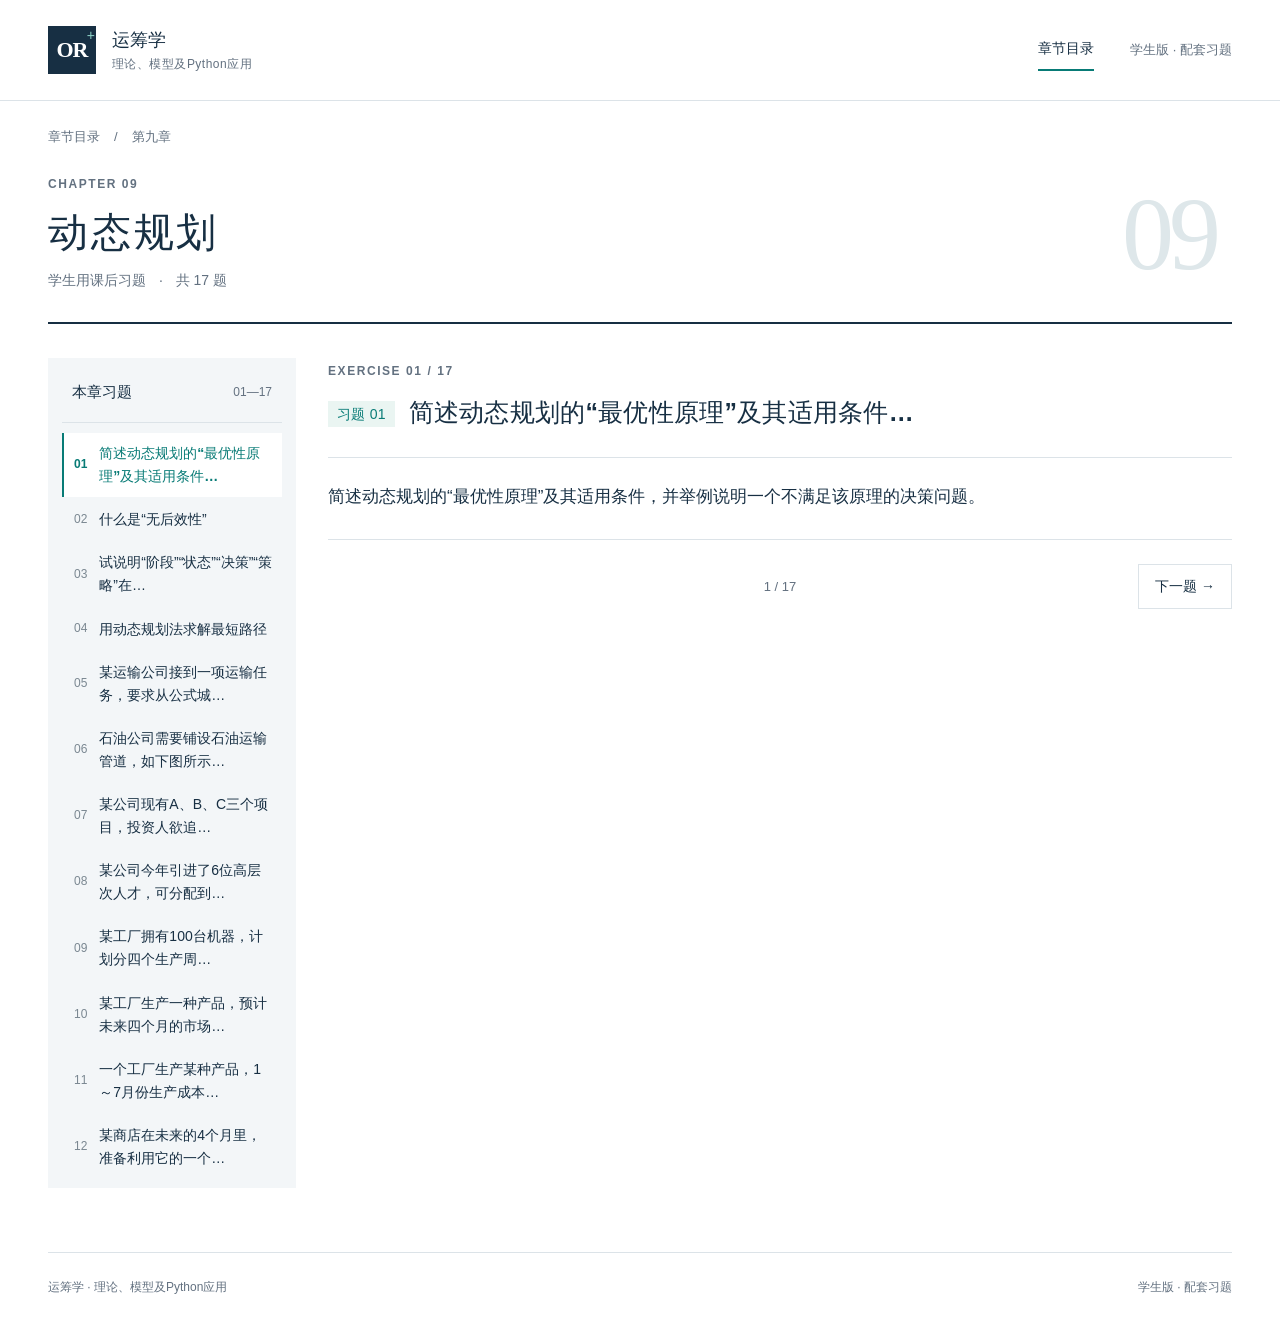
<file: chapter-09.html>
<!doctype html><html lang="zh-CN"><head><meta charset="UTF-8"><meta name="viewport" content="width=device-width,initial-scale=1"><meta name="description" content="《运筹学 理论、模型及Python应用》学生用配套习题。"><title>第九章 动态规划 · 运筹学配套学习资源</title><link rel="stylesheet" href="styles.css"><link rel="icon" href="favicon.svg" type="image/svg+xml"></head><body><a class="skip-link" href="#main">跳至正文</a><header class="site-header"><a class="brand" href="index.html" aria-label="返回教材首页"><span class="brand-symbol">OR<span>+</span></span><span class="brand-name">运筹学<span>理论、模型及Python应用</span></span></a><nav aria-label="主导航"><a href="index.html">章节目录</a><span class="edition">学生版 · 配套习题</span></nav></header><main id="main" class="chapter-page"><div class="breadcrumb"><a href="index.html">章节目录</a><span aria-hidden="true">/</span><span>第九章</span></div><section class="chapter-intro"><div><p class="eyebrow">CHAPTER 09</p><h1>动态规划</h1><p>学生用课后习题 <span>·</span> 共 17 题</p></div><span class="chapter-watermark" aria-hidden="true">09</span></section><div class="reading-layout"><aside class="exercise-sidebar"><div class="sidebar-heading"><h2>本章习题</h2><span>01—17</span></div><nav aria-label="习题目录"><a href="#q1" data-question="1"><span>01</span>简述动态规划的“最优性原理”及其适用条件…</a><a href="#q2" data-question="2"><span>02</span>什么是“无后效性”</a><a href="#q3" data-question="3"><span>03</span>试说明“阶段”“状态”“决策”“策略”在…</a><a href="#q4" data-question="4"><span>04</span>用动态规划法求解最短路径</a><a href="#q5" data-question="5"><span>05</span>某运输公司接到一项运输任务，要求从公式城…</a><a href="#q6" data-question="6"><span>06</span>石油公司需要铺设石油运输管道，如下图所示…</a><a href="#q7" data-question="7"><span>07</span>某公司现有A、B、C三个项目，投资人欲追…</a><a href="#q8" data-question="8"><span>08</span>某公司今年引进了6位高层次人才，可分配到…</a><a href="#q9" data-question="9"><span>09</span>某工厂拥有100台机器，计划分四个生产周…</a><a href="#q10" data-question="10"><span>10</span>某工厂生产一种产品，预计未来四个月的市场…</a><a href="#q11" data-question="11"><span>11</span>一个工厂生产某种产品，1～7月份生产成本…</a><a href="#q12" data-question="12"><span>12</span>某商店在未来的4个月里，准备利用它的一个…</a><a href="#q13" data-question="13"><span>13</span>有一辆最大货运量为公式的卡车，用以装载3…</a><a href="#q14" data-question="14"><span>14</span>现有某种肥料共6单位重量，拟分配用于四块…</a><a href="#q15" data-question="15"><span>15</span>某大型设备制造企业需要对客户定制的产品制…</a><a href="#q16" data-question="16"><span>16</span>考虑某车主在未来5年内的汽车维护与更换问…</a><a href="#q17" data-question="17"><span>17</span>某厂为扩大生产能力，拟订购某种成套设备4…</a></nav></aside><div class="reading-main"><div class="mobile-jump"><label for="question-select">选择习题</label><select id="question-select"><option value="1">01 · 简述动态规划的“最优性原理”及其适用条件…</option><option value="2">02 · 什么是“无后效性”</option><option value="3">03 · 试说明“阶段”“状态”“决策”“策略”在…</option><option value="4">04 · 用动态规划法求解最短路径</option><option value="5">05 · 某运输公司接到一项运输任务，要求从公式城…</option><option value="6">06 · 石油公司需要铺设石油运输管道，如下图所示…</option><option value="7">07 · 某公司现有A、B、C三个项目，投资人欲追…</option><option value="8">08 · 某公司今年引进了6位高层次人才，可分配到…</option><option value="9">09 · 某工厂拥有100台机器，计划分四个生产周…</option><option value="10">10 · 某工厂生产一种产品，预计未来四个月的市场…</option><option value="11">11 · 一个工厂生产某种产品，1～7月份生产成本…</option><option value="12">12 · 某商店在未来的4个月里，准备利用它的一个…</option><option value="13">13 · 有一辆最大货运量为公式的卡车，用以装载3…</option><option value="14">14 · 现有某种肥料共6单位重量，拟分配用于四块…</option><option value="15">15 · 某大型设备制造企业需要对客户定制的产品制…</option><option value="16">16 · 考虑某车主在未来5年内的汽车维护与更换问…</option><option value="17">17 · 某厂为扩大生产能力，拟订购某种成套设备4…</option></select></div><div id="question-content"><article class="question" id="q1" aria-labelledby="q1-title"><div class="question-heading"><p class="eyebrow">EXERCISE 01 / 17</p><h2 id="q1-title"><span>习题 01</span>简述动态规划的“最优性原理”及其适用条件…</h2></div><div class="question-body"><p>简述动态规划的“最优性原理”及其适用条件，并举例说明一个不满足该原理的决策问题。</p></div></article><article class="question" id="q2" aria-labelledby="q2-title"><div class="question-heading"><p class="eyebrow">EXERCISE 02 / 17</p><h2 id="q2-title"><span>习题 02</span>什么是“无后效性”</h2></div><div class="question-body"><p>什么是“无后效性”？在动态规划建模中，为什么无后效性是重要的？请结合一个具体例子说明。</p></div></article><article class="question" id="q3" aria-labelledby="q3-title"><div class="question-heading"><p class="eyebrow">EXERCISE 03 / 17</p><h2 id="q3-title"><span>习题 03</span>试说明“阶段”“状态”“决策”“策略”在…</h2></div><div class="question-body"><p>试说明“阶段”“状态”“决策”“策略”在动态规划中的含义，并举例说明它们在最短路径问题中如何体现。</p></div></article><article class="question" id="q4" aria-labelledby="q4-title"><div class="question-heading"><p class="eyebrow">EXERCISE 04 / 17</p><h2 id="q4-title"><span>习题 04</span>用动态规划法求解最短路径</h2></div><div class="question-body"><p>用动态规划法求解最短路径。</p>
<p>从起点 <span class="math math-inline" role="math" aria-label="A"><span aria-hidden="true"><mjx-container class="MathJax" jax="SVG"><svg style="vertical-align: 0;" xmlns="http://www.w3.org/2000/svg" width="1.697ex" height="1.62ex" role="img" focusable="false" viewBox="0 -716 750 716"><g stroke="currentColor" fill="currentColor" stroke-width="0" transform="scale(1,-1)"><g data-mml-node="math"><g data-mml-node="mi"><path data-c="1D434" d="M208 74Q208 50 254 46Q272 46 272 35Q272 34 270 22Q267 8 264 4T251 0Q249 0 239 0T205 1T141 2Q70 2 50 0H42Q35 7 35 11Q37 38 48 46H62Q132 49 164 96Q170 102 345 401T523 704Q530 716 547 716H555H572Q578 707 578 706L606 383Q634 60 636 57Q641 46 701 46Q726 46 726 36Q726 34 723 22Q720 7 718 4T704 0Q701 0 690 0T651 1T578 2Q484 2 455 0H443Q437 6 437 9T439 27Q443 40 445 43L449 46H469Q523 49 533 63L521 213H283L249 155Q208 86 208 74ZM516 260Q516 271 504 416T490 562L463 519Q447 492 400 412L310 260L413 259Q516 259 516 260Z"></path></g></g></g></svg></mjx-container></span></span> 到终点 <span class="math math-inline" role="math" aria-label="E"><span aria-hidden="true"><mjx-container class="MathJax" jax="SVG"><svg style="vertical-align: 0;" xmlns="http://www.w3.org/2000/svg" width="1.729ex" height="1.538ex" role="img" focusable="false" viewBox="0 -680 764 680"><g stroke="currentColor" fill="currentColor" stroke-width="0" transform="scale(1,-1)"><g data-mml-node="math"><g data-mml-node="mi"><path data-c="1D438" d="M492 213Q472 213 472 226Q472 230 477 250T482 285Q482 316 461 323T364 330H312Q311 328 277 192T243 52Q243 48 254 48T334 46Q428 46 458 48T518 61Q567 77 599 117T670 248Q680 270 683 272Q690 274 698 274Q718 274 718 261Q613 7 608 2Q605 0 322 0H133Q31 0 31 11Q31 13 34 25Q38 41 42 43T65 46Q92 46 125 49Q139 52 144 61Q146 66 215 342T285 622Q285 629 281 629Q273 632 228 634H197Q191 640 191 642T193 659Q197 676 203 680H757Q764 676 764 669Q764 664 751 557T737 447Q735 440 717 440H705Q698 445 698 453L701 476Q704 500 704 528Q704 558 697 578T678 609T643 625T596 632T532 634H485Q397 633 392 631Q388 629 386 622Q385 619 355 499T324 377Q347 376 372 376H398Q464 376 489 391T534 472Q538 488 540 490T557 493Q562 493 565 493T570 492T572 491T574 487T577 483L544 351Q511 218 508 216Q505 213 492 213Z"></path></g></g></g></svg></mjx-container></span></span>之间各点的距离如图所示。求 <span class="math math-inline" role="math" aria-label="A"><span aria-hidden="true"><mjx-container class="MathJax" jax="SVG"><svg style="vertical-align: 0;" xmlns="http://www.w3.org/2000/svg" width="1.697ex" height="1.62ex" role="img" focusable="false" viewBox="0 -716 750 716"><g stroke="currentColor" fill="currentColor" stroke-width="0" transform="scale(1,-1)"><g data-mml-node="math"><g data-mml-node="mi"><path data-c="1D434" d="M208 74Q208 50 254 46Q272 46 272 35Q272 34 270 22Q267 8 264 4T251 0Q249 0 239 0T205 1T141 2Q70 2 50 0H42Q35 7 35 11Q37 38 48 46H62Q132 49 164 96Q170 102 345 401T523 704Q530 716 547 716H555H572Q578 707 578 706L606 383Q634 60 636 57Q641 46 701 46Q726 46 726 36Q726 34 723 22Q720 7 718 4T704 0Q701 0 690 0T651 1T578 2Q484 2 455 0H443Q437 6 437 9T439 27Q443 40 445 43L449 46H469Q523 49 533 63L521 213H283L249 155Q208 86 208 74ZM516 260Q516 271 504 416T490 562L463 519Q447 492 400 412L310 260L413 259Q516 259 516 260Z"></path></g></g></g></svg></mjx-container></span></span> 到<span class="math math-inline" role="math" aria-label="E"><span aria-hidden="true"><mjx-container class="MathJax" jax="SVG"><svg style="vertical-align: 0;" xmlns="http://www.w3.org/2000/svg" width="1.729ex" height="1.538ex" role="img" focusable="false" viewBox="0 -680 764 680"><g stroke="currentColor" fill="currentColor" stroke-width="0" transform="scale(1,-1)"><g data-mml-node="math"><g data-mml-node="mi"><path data-c="1D438" d="M492 213Q472 213 472 226Q472 230 477 250T482 285Q482 316 461 323T364 330H312Q311 328 277 192T243 52Q243 48 254 48T334 46Q428 46 458 48T518 61Q567 77 599 117T670 248Q680 270 683 272Q690 274 698 274Q718 274 718 261Q613 7 608 2Q605 0 322 0H133Q31 0 31 11Q31 13 34 25Q38 41 42 43T65 46Q92 46 125 49Q139 52 144 61Q146 66 215 342T285 622Q285 629 281 629Q273 632 228 634H197Q191 640 191 642T193 659Q197 676 203 680H757Q764 676 764 669Q764 664 751 557T737 447Q735 440 717 440H705Q698 445 698 453L701 476Q704 500 704 528Q704 558 697 578T678 609T643 625T596 632T532 634H485Q397 633 392 631Q388 629 386 622Q385 619 355 499T324 377Q347 376 372 376H398Q464 376 489 391T534 472Q538 488 540 490T557 493Q562 493 565 493T570 492T572 491T574 487T577 483L544 351Q511 218 508 216Q505 213 492 213Z"></path></g></g></g></svg></mjx-container></span></span> 的最短路径。</p>
<figure class="exercise-figure" data-latex-placement="H">
<img src="assets/chapter9/q04-01.png" style="width:60.0%" />
<figcaption aria-hidden="true"></figcaption>
</figure></div></article><article class="question" id="q5" aria-labelledby="q5-title"><div class="question-heading"><p class="eyebrow">EXERCISE 05 / 17</p><h2 id="q5-title"><span>习题 05</span>某运输公司接到一项运输任务，要求从公式城…</h2></div><div class="question-body"><p>某运输公司接到一项运输任务，要求从 <span class="math math-inline" role="math" aria-label="A"><span aria-hidden="true"><mjx-container class="MathJax" jax="SVG"><svg style="vertical-align: 0;" xmlns="http://www.w3.org/2000/svg" width="1.697ex" height="1.62ex" role="img" focusable="false" viewBox="0 -716 750 716"><g stroke="currentColor" fill="currentColor" stroke-width="0" transform="scale(1,-1)"><g data-mml-node="math"><g data-mml-node="mi"><path data-c="1D434" d="M208 74Q208 50 254 46Q272 46 272 35Q272 34 270 22Q267 8 264 4T251 0Q249 0 239 0T205 1T141 2Q70 2 50 0H42Q35 7 35 11Q37 38 48 46H62Q132 49 164 96Q170 102 345 401T523 704Q530 716 547 716H555H572Q578 707 578 706L606 383Q634 60 636 57Q641 46 701 46Q726 46 726 36Q726 34 723 22Q720 7 718 4T704 0Q701 0 690 0T651 1T578 2Q484 2 455 0H443Q437 6 437 9T439 27Q443 40 445 43L449 46H469Q523 49 533 63L521 213H283L249 155Q208 86 208 74ZM516 260Q516 271 504 416T490 562L463 519Q447 492 400 412L310 260L413 259Q516 259 516 260Z"></path></g></g></g></svg></mjx-container></span></span> 城市运一批货物到 <span class="math math-inline" role="math" aria-label="I"><span aria-hidden="true"><mjx-container class="MathJax" jax="SVG"><svg style="vertical-align: 0;" xmlns="http://www.w3.org/2000/svg" width="1.14ex" height="1.545ex" role="img" focusable="false" viewBox="0 -683 504 683"><g stroke="currentColor" fill="currentColor" stroke-width="0" transform="scale(1,-1)"><g data-mml-node="math"><g data-mml-node="mi"><path data-c="1D43C" d="M43 1Q26 1 26 10Q26 12 29 24Q34 43 39 45Q42 46 54 46H60Q120 46 136 53Q137 53 138 54Q143 56 149 77T198 273Q210 318 216 344Q286 624 286 626Q284 630 284 631Q274 637 213 637H193Q184 643 189 662Q193 677 195 680T209 683H213Q285 681 359 681Q481 681 487 683H497Q504 676 504 672T501 655T494 639Q491 637 471 637Q440 637 407 634Q393 631 388 623Q381 609 337 432Q326 385 315 341Q245 65 245 59Q245 52 255 50T307 46H339Q345 38 345 37T342 19Q338 6 332 0H316Q279 2 179 2Q143 2 113 2T65 2T43 1Z"></path></g></g></g></svg></mjx-container></span></span>
城市，下图是该区域公路网，图中点表示城市，两点之间如果有连线，表示两个城市之间有公路直接连接，线段旁的数字表示该段公路的距离，请问应该如何制定运输方案，使得运输的总距离最短。</p>
<figure class="exercise-figure" data-latex-placement="H">
<img src="assets/chapter9/q05-01.png" style="width:60.0%" />
<figcaption aria-hidden="true"></figcaption>
</figure></div></article><article class="question" id="q6" aria-labelledby="q6-title"><div class="question-heading"><p class="eyebrow">EXERCISE 06 / 17</p><h2 id="q6-title"><span>习题 06</span>石油公司需要铺设石油运输管道，如下图所示…</h2></div><div class="question-body"><p>石油公司需要铺设石油运输管道，如下图所示，其中 <span class="math math-inline" role="math" aria-label="A"><span aria-hidden="true"><mjx-container class="MathJax" jax="SVG"><svg style="vertical-align: 0;" xmlns="http://www.w3.org/2000/svg" width="1.697ex" height="1.62ex" role="img" focusable="false" viewBox="0 -716 750 716"><g stroke="currentColor" fill="currentColor" stroke-width="0" transform="scale(1,-1)"><g data-mml-node="math"><g data-mml-node="mi"><path data-c="1D434" d="M208 74Q208 50 254 46Q272 46 272 35Q272 34 270 22Q267 8 264 4T251 0Q249 0 239 0T205 1T141 2Q70 2 50 0H42Q35 7 35 11Q37 38 48 46H62Q132 49 164 96Q170 102 345 401T523 704Q530 716 547 716H555H572Q578 707 578 706L606 383Q634 60 636 57Q641 46 701 46Q726 46 726 36Q726 34 723 22Q720 7 718 4T704 0Q701 0 690 0T651 1T578 2Q484 2 455 0H443Q437 6 437 9T439 27Q443 40 445 43L449 46H469Q523 49 533 63L521 213H283L249 155Q208 86 208 74ZM516 260Q516 271 504 416T490 562L463 519Q447 492 400 412L310 260L413 259Q516 259 516 260Z"></path></g></g></g></svg></mjx-container></span></span> 为起点，<span class="math math-inline" role="math" aria-label="G"><span aria-hidden="true"><mjx-container class="MathJax" jax="SVG"><svg style="vertical-align: -0.05ex;" xmlns="http://www.w3.org/2000/svg" width="1.778ex" height="1.645ex" role="img" focusable="false" viewBox="0 -705 786 727"><g stroke="currentColor" fill="currentColor" stroke-width="0" transform="scale(1,-1)"><g data-mml-node="math"><g data-mml-node="mi"><path data-c="1D43A" d="M50 252Q50 367 117 473T286 641T490 704Q580 704 633 653Q642 643 648 636T656 626L657 623Q660 623 684 649Q691 655 699 663T715 679T725 690L740 705H746Q760 705 760 698Q760 694 728 561Q692 422 692 421Q690 416 687 415T669 413H653Q647 419 647 422Q647 423 648 429T650 449T651 481Q651 552 619 605T510 659Q492 659 471 656T418 643T357 615T294 567T236 496T189 394T158 260Q156 242 156 221Q156 173 170 136T206 79T256 45T308 28T353 24Q407 24 452 47T514 106Q517 114 529 161T541 214Q541 222 528 224T468 227H431Q425 233 425 235T427 254Q431 267 437 273H454Q494 271 594 271Q634 271 659 271T695 272T707 272Q721 272 721 263Q721 261 719 249Q714 230 709 228Q706 227 694 227Q674 227 653 224Q646 221 643 215T629 164Q620 131 614 108Q589 6 586 3Q584 1 581 1Q571 1 553 21T530 52Q530 53 528 52T522 47Q448 -22 322 -22Q201 -22 126 55T50 252Z"></path></g></g></g></svg></mjx-container></span></span> 为终点，<span class="math math-inline" role="math" aria-label="B"><span aria-hidden="true"><mjx-container class="MathJax" jax="SVG"><svg style="vertical-align: 0;" xmlns="http://www.w3.org/2000/svg" width="1.717ex" height="1.545ex" role="img" focusable="false" viewBox="0 -683 759 683"><g stroke="currentColor" fill="currentColor" stroke-width="0" transform="scale(1,-1)"><g data-mml-node="math"><g data-mml-node="mi"><path data-c="1D435" d="M231 637Q204 637 199 638T194 649Q194 676 205 682Q206 683 335 683Q594 683 608 681Q671 671 713 636T756 544Q756 480 698 429T565 360L555 357Q619 348 660 311T702 219Q702 146 630 78T453 1Q446 0 242 0Q42 0 39 2Q35 5 35 10Q35 17 37 24Q42 43 47 45Q51 46 62 46H68Q95 46 128 49Q142 52 147 61Q150 65 219 339T288 628Q288 635 231 637ZM649 544Q649 574 634 600T585 634Q578 636 493 637Q473 637 451 637T416 636H403Q388 635 384 626Q382 622 352 506Q352 503 351 500L320 374H401Q482 374 494 376Q554 386 601 434T649 544ZM595 229Q595 273 572 302T512 336Q506 337 429 337Q311 337 310 336Q310 334 293 263T258 122L240 52Q240 48 252 48T333 46Q422 46 429 47Q491 54 543 105T595 229Z"></path></g></g></g></svg></mjx-container></span></span>、<span class="math math-inline" role="math" aria-label="C"><span aria-hidden="true"><mjx-container class="MathJax" jax="SVG"><svg style="vertical-align: -0.05ex;" xmlns="http://www.w3.org/2000/svg" width="1.719ex" height="1.645ex" role="img" focusable="false" viewBox="0 -705 760 727"><g stroke="currentColor" fill="currentColor" stroke-width="0" transform="scale(1,-1)"><g data-mml-node="math"><g data-mml-node="mi"><path data-c="1D436" d="M50 252Q50 367 117 473T286 641T490 704Q580 704 633 653Q642 643 648 636T656 626L657 623Q660 623 684 649Q691 655 699 663T715 679T725 690L740 705H746Q760 705 760 698Q760 694 728 561Q692 422 692 421Q690 416 687 415T669 413H653Q647 419 647 422Q647 423 648 429T650 449T651 481Q651 552 619 605T510 659Q484 659 454 652T382 628T299 572T226 479Q194 422 175 346T156 222Q156 108 232 58Q280 24 350 24Q441 24 512 92T606 240Q610 253 612 255T628 257Q648 257 648 248Q648 243 647 239Q618 132 523 55T319 -22Q206 -22 128 53T50 252Z"></path></g></g></g></svg></mjx-container></span></span>、<span class="math math-inline" role="math" aria-label="D"><span aria-hidden="true"><mjx-container class="MathJax" jax="SVG"><svg style="vertical-align: 0;" xmlns="http://www.w3.org/2000/svg" width="1.873ex" height="1.545ex" role="img" focusable="false" viewBox="0 -683 828 683"><g stroke="currentColor" fill="currentColor" stroke-width="0" transform="scale(1,-1)"><g data-mml-node="math"><g data-mml-node="mi"><path data-c="1D437" d="M287 628Q287 635 230 637Q207 637 200 638T193 647Q193 655 197 667T204 682Q206 683 403 683Q570 682 590 682T630 676Q702 659 752 597T803 431Q803 275 696 151T444 3L430 1L236 0H125H72Q48 0 41 2T33 11Q33 13 36 25Q40 41 44 43T67 46Q94 46 127 49Q141 52 146 61Q149 65 218 339T287 628ZM703 469Q703 507 692 537T666 584T629 613T590 629T555 636Q553 636 541 636T512 636T479 637H436Q392 637 386 627Q384 623 313 339T242 52Q242 48 253 48T330 47Q335 47 349 47T373 46Q499 46 581 128Q617 164 640 212T683 339T703 469Z"></path></g></g></g></svg></mjx-container></span></span>、<span class="math math-inline" role="math" aria-label="E"><span aria-hidden="true"><mjx-container class="MathJax" jax="SVG"><svg style="vertical-align: 0;" xmlns="http://www.w3.org/2000/svg" width="1.729ex" height="1.538ex" role="img" focusable="false" viewBox="0 -680 764 680"><g stroke="currentColor" fill="currentColor" stroke-width="0" transform="scale(1,-1)"><g data-mml-node="math"><g data-mml-node="mi"><path data-c="1D438" d="M492 213Q472 213 472 226Q472 230 477 250T482 285Q482 316 461 323T364 330H312Q311 328 277 192T243 52Q243 48 254 48T334 46Q428 46 458 48T518 61Q567 77 599 117T670 248Q680 270 683 272Q690 274 698 274Q718 274 718 261Q613 7 608 2Q605 0 322 0H133Q31 0 31 11Q31 13 34 25Q38 41 42 43T65 46Q92 46 125 49Q139 52 144 61Q146 66 215 342T285 622Q285 629 281 629Q273 632 228 634H197Q191 640 191 642T193 659Q197 676 203 680H757Q764 676 764 669Q764 664 751 557T737 447Q735 440 717 440H705Q698 445 698 453L701 476Q704 500 704 528Q704 558 697 578T678 609T643 625T596 632T532 634H485Q397 633 392 631Q388 629 386 622Q385 619 355 499T324 377Q347 376 372 376H398Q464 376 489 391T534 472Q538 488 540 490T557 493Q562 493 565 493T570 492T572 491T574 487T577 483L544 351Q511 218 508 216Q505 213 492 213Z"></path></g></g></g></svg></mjx-container></span></span>、<span class="math math-inline" role="math" aria-label="F"><span aria-hidden="true"><mjx-container class="MathJax" jax="SVG"><svg style="vertical-align: 0;" xmlns="http://www.w3.org/2000/svg" width="1.695ex" height="1.538ex" role="img" focusable="false" viewBox="0 -680 749 680"><g stroke="currentColor" fill="currentColor" stroke-width="0" transform="scale(1,-1)"><g data-mml-node="math"><g data-mml-node="mi"><path data-c="1D439" d="M48 1Q31 1 31 11Q31 13 34 25Q38 41 42 43T65 46Q92 46 125 49Q139 52 144 61Q146 66 215 342T285 622Q285 629 281 629Q273 632 228 634H197Q191 640 191 642T193 659Q197 676 203 680H742Q749 676 749 669Q749 664 736 557T722 447Q720 440 702 440H690Q683 445 683 453Q683 454 686 477T689 530Q689 560 682 579T663 610T626 626T575 633T503 634H480Q398 633 393 631Q388 629 386 623Q385 622 352 492L320 363H375Q378 363 398 363T426 364T448 367T472 374T489 386Q502 398 511 419T524 457T529 475Q532 480 548 480H560Q567 475 567 470Q567 467 536 339T502 207Q500 200 482 200H470Q463 206 463 212Q463 215 468 234T473 274Q473 303 453 310T364 317H309L277 190Q245 66 245 60Q245 46 334 46H359Q365 40 365 39T363 19Q359 6 353 0H336Q295 2 185 2Q120 2 86 2T48 1Z"></path></g></g></g></svg></mjx-container></span></span>
分别为五个必须建立油泵加压站的地区，每个地区有若干个候选点，如 <span class="math math-inline" role="math" aria-label="B"><span aria-hidden="true"><mjx-container class="MathJax" jax="SVG"><svg style="vertical-align: 0;" xmlns="http://www.w3.org/2000/svg" width="1.717ex" height="1.545ex" role="img" focusable="false" viewBox="0 -683 759 683"><g stroke="currentColor" fill="currentColor" stroke-width="0" transform="scale(1,-1)"><g data-mml-node="math"><g data-mml-node="mi"><path data-c="1D435" d="M231 637Q204 637 199 638T194 649Q194 676 205 682Q206 683 335 683Q594 683 608 681Q671 671 713 636T756 544Q756 480 698 429T565 360L555 357Q619 348 660 311T702 219Q702 146 630 78T453 1Q446 0 242 0Q42 0 39 2Q35 5 35 10Q35 17 37 24Q42 43 47 45Q51 46 62 46H68Q95 46 128 49Q142 52 147 61Q150 65 219 339T288 628Q288 635 231 637ZM649 544Q649 574 634 600T585 634Q578 636 493 637Q473 637 451 637T416 636H403Q388 635 384 626Q382 622 352 506Q352 503 351 500L320 374H401Q482 374 494 376Q554 386 601 434T649 544ZM595 229Q595 273 572 302T512 336Q506 337 429 337Q311 337 310 336Q310 334 293 263T258 122L240 52Q240 48 252 48T333 46Q422 46 429 47Q491 54 543 105T595 229Z"></path></g></g></g></svg></mjx-container></span></span> 地区的候选点为 <span class="math math-inline" role="math" aria-label="B_1"><span aria-hidden="true"><mjx-container class="MathJax" jax="SVG"><svg style="vertical-align: -0.339ex;" xmlns="http://www.w3.org/2000/svg" width="2.705ex" height="1.885ex" role="img" focusable="false" viewBox="0 -683 1195.6 833"><g stroke="currentColor" fill="currentColor" stroke-width="0" transform="scale(1,-1)"><g data-mml-node="math"><g data-mml-node="msub"><g data-mml-node="mi"><path data-c="1D435" d="M231 637Q204 637 199 638T194 649Q194 676 205 682Q206 683 335 683Q594 683 608 681Q671 671 713 636T756 544Q756 480 698 429T565 360L555 357Q619 348 660 311T702 219Q702 146 630 78T453 1Q446 0 242 0Q42 0 39 2Q35 5 35 10Q35 17 37 24Q42 43 47 45Q51 46 62 46H68Q95 46 128 49Q142 52 147 61Q150 65 219 339T288 628Q288 635 231 637ZM649 544Q649 574 634 600T585 634Q578 636 493 637Q473 637 451 637T416 636H403Q388 635 384 626Q382 622 352 506Q352 503 351 500L320 374H401Q482 374 494 376Q554 386 601 434T649 544ZM595 229Q595 273 572 302T512 336Q506 337 429 337Q311 337 310 336Q310 334 293 263T258 122L240 52Q240 48 252 48T333 46Q422 46 429 47Q491 54 543 105T595 229Z"></path></g><g data-mml-node="mn" transform="translate(792,-150) scale(0.707)"><path data-c="31" d="M213 578L200 573Q186 568 160 563T102 556H83V602H102Q149 604 189 617T245 641T273 663Q275 666 285 666Q294 666 302 660V361L303 61Q310 54 315 52T339 48T401 46H427V0H416Q395 3 257 3Q121 3 100 0H88V46H114Q136 46 152 46T177 47T193 50T201 52T207 57T213 61V578Z"></path></g></g></g></g></svg></mjx-container></span></span> 和 <span class="math math-inline" role="math" aria-label="B_2"><span aria-hidden="true"><mjx-container class="MathJax" jax="SVG"><svg style="vertical-align: -0.339ex;" xmlns="http://www.w3.org/2000/svg" width="2.705ex" height="1.885ex" role="img" focusable="false" viewBox="0 -683 1195.6 833"><g stroke="currentColor" fill="currentColor" stroke-width="0" transform="scale(1,-1)"><g data-mml-node="math"><g data-mml-node="msub"><g data-mml-node="mi"><path data-c="1D435" d="M231 637Q204 637 199 638T194 649Q194 676 205 682Q206 683 335 683Q594 683 608 681Q671 671 713 636T756 544Q756 480 698 429T565 360L555 357Q619 348 660 311T702 219Q702 146 630 78T453 1Q446 0 242 0Q42 0 39 2Q35 5 35 10Q35 17 37 24Q42 43 47 45Q51 46 62 46H68Q95 46 128 49Q142 52 147 61Q150 65 219 339T288 628Q288 635 231 637ZM649 544Q649 574 634 600T585 634Q578 636 493 637Q473 637 451 637T416 636H403Q388 635 384 626Q382 622 352 506Q352 503 351 500L320 374H401Q482 374 494 376Q554 386 601 434T649 544ZM595 229Q595 273 572 302T512 336Q506 337 429 337Q311 337 310 336Q310 334 293 263T258 122L240 52Q240 48 252 48T333 46Q422 46 429 47Q491 54 543 105T595 229Z"></path></g><g data-mml-node="mn" transform="translate(792,-150) scale(0.707)"><path data-c="32" d="M109 429Q82 429 66 447T50 491Q50 562 103 614T235 666Q326 666 387 610T449 465Q449 422 429 383T381 315T301 241Q265 210 201 149L142 93L218 92Q375 92 385 97Q392 99 409 186V189H449V186Q448 183 436 95T421 3V0H50V19V31Q50 38 56 46T86 81Q115 113 136 137Q145 147 170 174T204 211T233 244T261 278T284 308T305 340T320 369T333 401T340 431T343 464Q343 527 309 573T212 619Q179 619 154 602T119 569T109 550Q109 549 114 549Q132 549 151 535T170 489Q170 464 154 447T109 429Z"></path></g></g></g></g></svg></mjx-container></span></span>，图中的线段表示管道可铺设的位置，线段旁的数字表示铺设该段管道所需的费用，问如何铺设管道才能使总费用最小。</p>
<figure class="exercise-figure" data-latex-placement="H">
<img src="assets/chapter9/q06-01.png" style="width:60.0%" />
<figcaption aria-hidden="true"></figcaption>
</figure></div></article><article class="question" id="q7" aria-labelledby="q7-title"><div class="question-heading"><p class="eyebrow">EXERCISE 07 / 17</p><h2 id="q7-title"><span>习题 07</span>某公司现有A、B、C三个项目，投资人欲追…</h2></div><div class="question-body"><p>某公司现有 A、B、C 三个项目，投资人欲追加 400
万元投资，三个项目可以有不同的投资额度（单位：百万元），相应的收益值如下表所示。问应如何分配资金，才能使总收益最大。</p>
<div class="table-scroll" tabindex="0" role="region" aria-label="题目数据表"><table>
<caption></caption>
<thead>
<tr>
<th style="text-align: center;">投资额度（百万元）</th>
<th colspan="3" style="text-align: center;">收益值（万元）</th>
<th style="text-align: center;"></th>
</tr>
</thead>
<tbody>
<tr>
<td style="text-align: center;"><span>2-4</span></td>
<td style="text-align: center;">项目 A</td>
<td style="text-align: center;">项目 B</td>
<td style="text-align: center;">项目 C</td>
<td style="text-align: center;"></td>
</tr>
<tr>
<td style="text-align: center;">0</td>
<td style="text-align: center;">47</td>
<td style="text-align: center;">49</td>
<td style="text-align: center;">46</td>
<td style="text-align: center;"></td>
</tr>
<tr>
<td style="text-align: center;">1</td>
<td style="text-align: center;">51</td>
<td style="text-align: center;">52</td>
<td style="text-align: center;">70</td>
<td style="text-align: center;"></td>
</tr>
<tr>
<td style="text-align: center;">2</td>
<td style="text-align: center;">59</td>
<td style="text-align: center;">61</td>
<td style="text-align: center;">76</td>
<td style="text-align: center;"></td>
</tr>
<tr>
<td style="text-align: center;">3</td>
<td style="text-align: center;">71</td>
<td style="text-align: center;">71</td>
<td style="text-align: center;">88</td>
<td style="text-align: center;"></td>
</tr>
<tr>
<td style="text-align: center;">4</td>
<td style="text-align: center;">76</td>
<td style="text-align: center;">78</td>
<td style="text-align: center;">88</td>
<td style="text-align: center;"></td>
</tr>
</tbody>
</table></div></div></article><article class="question" id="q8" aria-labelledby="q8-title"><div class="question-heading"><p class="eyebrow">EXERCISE 08 / 17</p><h2 id="q8-title"><span>习题 08</span>某公司今年引进了6位高层次人才，可分配到…</h2></div><div class="question-body"><p>某公司今年引进了 6 位高层次人才，可分配到 4
个部门，每个部门获得人才数量不同其预期增加的效益也不同，如下表所示，为了使总效益值增加最大，应如何分配这些高层次人才到各部门。</p>
<div class="table-scroll" tabindex="0" role="region" aria-label="题目数据表"><table>
<caption></caption>
<thead>
<tr>
<th style="text-align: center;">高层次人才数</th>
<th style="text-align: center;">部门 1</th>
<th style="text-align: center;">部门 2</th>
<th style="text-align: center;">部门 3</th>
<th style="text-align: center;">部门 4</th>
</tr>
</thead>
<tbody>
<tr>
<td style="text-align: center;">0</td>
<td style="text-align: center;">0</td>
<td style="text-align: center;">0</td>
<td style="text-align: center;">0</td>
<td style="text-align: center;">0</td>
</tr>
<tr>
<td style="text-align: center;">1</td>
<td style="text-align: center;">3</td>
<td style="text-align: center;">2</td>
<td style="text-align: center;">3</td>
<td style="text-align: center;">4</td>
</tr>
<tr>
<td style="text-align: center;">2</td>
<td style="text-align: center;">6</td>
<td style="text-align: center;">3</td>
<td style="text-align: center;">6</td>
<td style="text-align: center;">5</td>
</tr>
<tr>
<td style="text-align: center;">3</td>
<td style="text-align: center;">7</td>
<td style="text-align: center;">5</td>
<td style="text-align: center;">7</td>
<td style="text-align: center;">6</td>
</tr>
<tr>
<td style="text-align: center;">4</td>
<td style="text-align: center;">7</td>
<td style="text-align: center;">7</td>
<td style="text-align: center;">8</td>
<td style="text-align: center;">6</td>
</tr>
<tr>
<td style="text-align: center;">5</td>
<td style="text-align: center;">7</td>
<td style="text-align: center;">9</td>
<td style="text-align: center;">8</td>
<td style="text-align: center;">6</td>
</tr>
<tr>
<td style="text-align: center;">6</td>
<td style="text-align: center;">7</td>
<td style="text-align: center;">10</td>
<td style="text-align: center;">8</td>
<td style="text-align: center;">6</td>
</tr>
</tbody>
</table></div></div></article><article class="question" id="q9" aria-labelledby="q9-title"><div class="question-heading"><p class="eyebrow">EXERCISE 09 / 17</p><h2 id="q9-title"><span>习题 09</span>某工厂拥有100台机器，计划分四个生产周…</h2></div><div class="question-body"><p>某工厂拥有 100
台机器，计划分四个生产周期使用。在每一周期中，机器可以用于两种不同的生产任务。经验数据显示：若将
<span class="math math-inline" role="math" aria-label="x_1"><span aria-hidden="true"><mjx-container class="MathJax" jax="SVG"><svg style="vertical-align: -0.339ex;" xmlns="http://www.w3.org/2000/svg" width="2.282ex" height="1.339ex" role="img" focusable="false" viewBox="0 -442 1008.6 592"><g stroke="currentColor" fill="currentColor" stroke-width="0" transform="scale(1,-1)"><g data-mml-node="math"><g data-mml-node="msub"><g data-mml-node="mi"><path data-c="1D465" d="M52 289Q59 331 106 386T222 442Q257 442 286 424T329 379Q371 442 430 442Q467 442 494 420T522 361Q522 332 508 314T481 292T458 288Q439 288 427 299T415 328Q415 374 465 391Q454 404 425 404Q412 404 406 402Q368 386 350 336Q290 115 290 78Q290 50 306 38T341 26Q378 26 414 59T463 140Q466 150 469 151T485 153H489Q504 153 504 145Q504 144 502 134Q486 77 440 33T333 -11Q263 -11 227 52Q186 -10 133 -10H127Q78 -10 57 16T35 71Q35 103 54 123T99 143Q142 143 142 101Q142 81 130 66T107 46T94 41L91 40Q91 39 97 36T113 29T132 26Q168 26 194 71Q203 87 217 139T245 247T261 313Q266 340 266 352Q266 380 251 392T217 404Q177 404 142 372T93 290Q91 281 88 280T72 278H58Q52 284 52 289Z"></path></g><g data-mml-node="mn" transform="translate(605,-150) scale(0.707)"><path data-c="31" d="M213 578L200 573Q186 568 160 563T102 556H83V602H102Q149 604 189 617T245 641T273 663Q275 666 285 666Q294 666 302 660V361L303 61Q310 54 315 52T339 48T401 46H427V0H416Q395 3 257 3Q121 3 100 0H88V46H114Q136 46 152 46T177 47T193 50T201 52T207 57T213 61V578Z"></path></g></g></g></g></svg></mjx-container></span></span>
台机器用于第一种生产任务，则该周期结束后将有 <span class="math math-inline" role="math" aria-label="x_1/3"><span aria-hidden="true"><mjx-container class="MathJax" jax="SVG"><svg style="vertical-align: -0.566ex;" xmlns="http://www.w3.org/2000/svg" width="4.544ex" height="2.262ex" role="img" focusable="false" viewBox="0 -750 2008.6 1000"><g stroke="currentColor" fill="currentColor" stroke-width="0" transform="scale(1,-1)"><g data-mml-node="math"><g data-mml-node="msub"><g data-mml-node="mi"><path data-c="1D465" d="M52 289Q59 331 106 386T222 442Q257 442 286 424T329 379Q371 442 430 442Q467 442 494 420T522 361Q522 332 508 314T481 292T458 288Q439 288 427 299T415 328Q415 374 465 391Q454 404 425 404Q412 404 406 402Q368 386 350 336Q290 115 290 78Q290 50 306 38T341 26Q378 26 414 59T463 140Q466 150 469 151T485 153H489Q504 153 504 145Q504 144 502 134Q486 77 440 33T333 -11Q263 -11 227 52Q186 -10 133 -10H127Q78 -10 57 16T35 71Q35 103 54 123T99 143Q142 143 142 101Q142 81 130 66T107 46T94 41L91 40Q91 39 97 36T113 29T132 26Q168 26 194 71Q203 87 217 139T245 247T261 313Q266 340 266 352Q266 380 251 392T217 404Q177 404 142 372T93 290Q91 281 88 280T72 278H58Q52 284 52 289Z"></path></g><g data-mml-node="mn" transform="translate(605,-150) scale(0.707)"><path data-c="31" d="M213 578L200 573Q186 568 160 563T102 556H83V602H102Q149 604 189 617T245 641T273 663Q275 666 285 666Q294 666 302 660V361L303 61Q310 54 315 52T339 48T401 46H427V0H416Q395 3 257 3Q121 3 100 0H88V46H114Q136 46 152 46T177 47T193 50T201 52T207 57T213 61V578Z"></path></g></g><g data-mml-node="TeXAtom" data-mjx-texclass="ORD" transform="translate(1008.6,0)"><g data-mml-node="mo"><path data-c="2F" d="M423 750Q432 750 438 744T444 730Q444 725 271 248T92 -240Q85 -250 75 -250Q68 -250 62 -245T56 -231Q56 -221 230 257T407 740Q411 750 423 750Z"></path></g></g><g data-mml-node="mn" transform="translate(1508.6,0)"><path data-c="33" d="M127 463Q100 463 85 480T69 524Q69 579 117 622T233 665Q268 665 277 664Q351 652 390 611T430 522Q430 470 396 421T302 350L299 348Q299 347 308 345T337 336T375 315Q457 262 457 175Q457 96 395 37T238 -22Q158 -22 100 21T42 130Q42 158 60 175T105 193Q133 193 151 175T169 130Q169 119 166 110T159 94T148 82T136 74T126 70T118 67L114 66Q165 21 238 21Q293 21 321 74Q338 107 338 175V195Q338 290 274 322Q259 328 213 329L171 330L168 332Q166 335 166 348Q166 366 174 366Q202 366 232 371Q266 376 294 413T322 525V533Q322 590 287 612Q265 626 240 626Q208 626 181 615T143 592T132 580H135Q138 579 143 578T153 573T165 566T175 555T183 540T186 520Q186 498 172 481T127 463Z"></path></g></g></g></svg></mjx-container></span></span>
台机器报废；其余机器若投入第二种生产任务，则其中的 <span class="math math-inline" role="math" aria-label="1/10"><span aria-hidden="true"><mjx-container class="MathJax" jax="SVG"><svg style="vertical-align: -0.566ex;" xmlns="http://www.w3.org/2000/svg" width="4.525ex" height="2.262ex" role="img" focusable="false" viewBox="0 -750 2000 1000"><g stroke="currentColor" fill="currentColor" stroke-width="0" transform="scale(1,-1)"><g data-mml-node="math"><g data-mml-node="mn"><path data-c="31" d="M213 578L200 573Q186 568 160 563T102 556H83V602H102Q149 604 189 617T245 641T273 663Q275 666 285 666Q294 666 302 660V361L303 61Q310 54 315 52T339 48T401 46H427V0H416Q395 3 257 3Q121 3 100 0H88V46H114Q136 46 152 46T177 47T193 50T201 52T207 57T213 61V578Z"></path></g><g data-mml-node="TeXAtom" data-mjx-texclass="ORD" transform="translate(500,0)"><g data-mml-node="mo"><path data-c="2F" d="M423 750Q432 750 438 744T444 730Q444 725 271 248T92 -240Q85 -250 75 -250Q68 -250 62 -245T56 -231Q56 -221 230 257T407 740Q411 750 423 750Z"></path></g></g><g data-mml-node="mn" transform="translate(1000,0)"><path data-c="31" d="M213 578L200 573Q186 568 160 563T102 556H83V602H102Q149 604 189 617T245 641T273 663Q275 666 285 666Q294 666 302 660V361L303 61Q310 54 315 52T339 48T401 46H427V0H416Q395 3 257 3Q121 3 100 0H88V46H114Q136 46 152 46T177 47T193 50T201 52T207 57T213 61V578Z"></path><path data-c="30" d="M96 585Q152 666 249 666Q297 666 345 640T423 548Q460 465 460 320Q460 165 417 83Q397 41 362 16T301 -15T250 -22Q224 -22 198 -16T137 16T82 83Q39 165 39 320Q39 494 96 585ZM321 597Q291 629 250 629Q208 629 178 597Q153 571 145 525T137 333Q137 175 145 125T181 46Q209 16 250 16Q290 16 318 46Q347 76 354 130T362 333Q362 478 354 524T321 597Z" transform="translate(500,0)"></path></g></g></g></svg></mjx-container></span></span>
报废。经济效益方面，每投入一台机器从事第一种任务，可获得收益 10
元；从事第二种任务，每台机器可获得收益 7
元。问：如何在四个周期中科学分配机器，使总收益最大？（按平均损耗率建立连续数量模型。）</p></div></article><article class="question" id="q10" aria-labelledby="q10-title"><div class="question-heading"><p class="eyebrow">EXERCISE 10 / 17</p><h2 id="q10-title"><span>习题 10</span>某工厂生产一种产品，预计未来四个月的市场…</h2></div><div class="question-body"><p>某工厂生产一种产品，预计未来四个月的市场需求量分别为：400 件、500
件、300 件和 200 件。已知：</p>
<ol>
<li><p>每启动一次生产需要支付准备费用 500 元；</p></li>
<li><p>每件产品的单位生产成本为 1 元；</p></li>
<li><p>每件产品每月的库存保管费用为 1 元；</p></li>
<li><p>初始库存为 100 件；</p></li>
<li><p>要求 4 月底库存为零。</p></li>
</ol>
<p>试确定该厂在未来四个月内的最优生产计划，使总费用最小。</p></div></article><article class="question" id="q11" aria-labelledby="q11-title"><div class="question-heading"><p class="eyebrow">EXERCISE 11 / 17</p><h2 id="q11-title"><span>习题 11</span>一个工厂生产某种产品，1～7月份生产成本…</h2></div><div class="question-body"><p>一个工厂生产某种产品，1～7
月份生产成本和产品需求量的变化情况如下表：</p>
<div class="table-scroll" tabindex="0" role="region" aria-label="题目数据表"><table>
<caption></caption>
<thead>
<tr>
<th style="text-align: center;">月份 (<span class="math math-inline" role="math" aria-label="k"><span aria-hidden="true"><mjx-container class="MathJax" jax="SVG"><svg style="vertical-align: -0.025ex;" xmlns="http://www.w3.org/2000/svg" width="1.179ex" height="1.595ex" role="img" focusable="false" viewBox="0 -694 521 705"><g stroke="currentColor" fill="currentColor" stroke-width="0" transform="scale(1,-1)"><g data-mml-node="math"><g data-mml-node="mi"><path data-c="1D458" d="M121 647Q121 657 125 670T137 683Q138 683 209 688T282 694Q294 694 294 686Q294 679 244 477Q194 279 194 272Q213 282 223 291Q247 309 292 354T362 415Q402 442 438 442Q468 442 485 423T503 369Q503 344 496 327T477 302T456 291T438 288Q418 288 406 299T394 328Q394 353 410 369T442 390L458 393Q446 405 434 405H430Q398 402 367 380T294 316T228 255Q230 254 243 252T267 246T293 238T320 224T342 206T359 180T365 147Q365 130 360 106T354 66Q354 26 381 26Q429 26 459 145Q461 153 479 153H483Q499 153 499 144Q499 139 496 130Q455 -11 378 -11Q333 -11 305 15T277 90Q277 108 280 121T283 145Q283 167 269 183T234 206T200 217T182 220H180Q168 178 159 139T145 81T136 44T129 20T122 7T111 -2Q98 -11 83 -11Q66 -11 57 -1T48 16Q48 26 85 176T158 471L195 616Q196 629 188 632T149 637H144Q134 637 131 637T124 640T121 647Z"></path></g></g></g></svg></mjx-container></span></span>)</th>
<th style="text-align: center;">1</th>
<th style="text-align: center;">2</th>
<th style="text-align: center;">3</th>
<th style="text-align: center;">4</th>
<th style="text-align: center;">5</th>
<th style="text-align: center;">6</th>
<th style="text-align: center;">7</th>
</tr>
</thead>
<tbody>
<tr>
<td style="text-align: center;">生产成本 (<span class="math math-inline" role="math" aria-label="c_k"><span aria-hidden="true"><mjx-container class="MathJax" jax="SVG"><svg style="vertical-align: -0.357ex;" xmlns="http://www.w3.org/2000/svg" width="2.001ex" height="1.357ex" role="img" focusable="false" viewBox="0 -442 884.4 599.8"><g stroke="currentColor" fill="currentColor" stroke-width="0" transform="scale(1,-1)"><g data-mml-node="math"><g data-mml-node="msub"><g data-mml-node="mi"><path data-c="1D450" d="M34 159Q34 268 120 355T306 442Q362 442 394 418T427 355Q427 326 408 306T360 285Q341 285 330 295T319 325T330 359T352 380T366 386H367Q367 388 361 392T340 400T306 404Q276 404 249 390Q228 381 206 359Q162 315 142 235T121 119Q121 73 147 50Q169 26 205 26H209Q321 26 394 111Q403 121 406 121Q410 121 419 112T429 98T420 83T391 55T346 25T282 0T202 -11Q127 -11 81 37T34 159Z"></path></g><g data-mml-node="mi" transform="translate(466,-150) scale(0.707)"><path data-c="1D458" d="M121 647Q121 657 125 670T137 683Q138 683 209 688T282 694Q294 694 294 686Q294 679 244 477Q194 279 194 272Q213 282 223 291Q247 309 292 354T362 415Q402 442 438 442Q468 442 485 423T503 369Q503 344 496 327T477 302T456 291T438 288Q418 288 406 299T394 328Q394 353 410 369T442 390L458 393Q446 405 434 405H430Q398 402 367 380T294 316T228 255Q230 254 243 252T267 246T293 238T320 224T342 206T359 180T365 147Q365 130 360 106T354 66Q354 26 381 26Q429 26 459 145Q461 153 479 153H483Q499 153 499 144Q499 139 496 130Q455 -11 378 -11Q333 -11 305 15T277 90Q277 108 280 121T283 145Q283 167 269 183T234 206T200 217T182 220H180Q168 178 159 139T145 81T136 44T129 20T122 7T111 -2Q98 -11 83 -11Q66 -11 57 -1T48 16Q48 26 85 176T158 471L195 616Q196 629 188 632T149 637H144Q134 637 131 637T124 640T121 647Z"></path></g></g></g></g></svg></mjx-container></span></span>)</td>
<td style="text-align: center;">11</td>
<td style="text-align: center;">18</td>
<td style="text-align: center;">13</td>
<td style="text-align: center;">17</td>
<td style="text-align: center;">20</td>
<td style="text-align: center;">10</td>
<td style="text-align: center;">15</td>
</tr>
<tr>
<td style="text-align: center;">需求量 (<span class="math math-inline" role="math" aria-label="r_k"><span aria-hidden="true"><mjx-container class="MathJax" jax="SVG"><svg style="vertical-align: -0.357ex;" xmlns="http://www.w3.org/2000/svg" width="2.042ex" height="1.357ex" role="img" focusable="false" viewBox="0 -442 902.4 599.8"><g stroke="currentColor" fill="currentColor" stroke-width="0" transform="scale(1,-1)"><g data-mml-node="math"><g data-mml-node="msub"><g data-mml-node="mi"><path data-c="1D45F" d="M21 287Q22 290 23 295T28 317T38 348T53 381T73 411T99 433T132 442Q161 442 183 430T214 408T225 388Q227 382 228 382T236 389Q284 441 347 441H350Q398 441 422 400Q430 381 430 363Q430 333 417 315T391 292T366 288Q346 288 334 299T322 328Q322 376 378 392Q356 405 342 405Q286 405 239 331Q229 315 224 298T190 165Q156 25 151 16Q138 -11 108 -11Q95 -11 87 -5T76 7T74 17Q74 30 114 189T154 366Q154 405 128 405Q107 405 92 377T68 316T57 280Q55 278 41 278H27Q21 284 21 287Z"></path></g><g data-mml-node="mi" transform="translate(484,-150) scale(0.707)"><path data-c="1D458" d="M121 647Q121 657 125 670T137 683Q138 683 209 688T282 694Q294 694 294 686Q294 679 244 477Q194 279 194 272Q213 282 223 291Q247 309 292 354T362 415Q402 442 438 442Q468 442 485 423T503 369Q503 344 496 327T477 302T456 291T438 288Q418 288 406 299T394 328Q394 353 410 369T442 390L458 393Q446 405 434 405H430Q398 402 367 380T294 316T228 255Q230 254 243 252T267 246T293 238T320 224T342 206T359 180T365 147Q365 130 360 106T354 66Q354 26 381 26Q429 26 459 145Q461 153 479 153H483Q499 153 499 144Q499 139 496 130Q455 -11 378 -11Q333 -11 305 15T277 90Q277 108 280 121T283 145Q283 167 269 183T234 206T200 217T182 220H180Q168 178 159 139T145 81T136 44T129 20T122 7T111 -2Q98 -11 83 -11Q66 -11 57 -1T48 16Q48 26 85 176T158 471L195 616Q196 629 188 632T149 637H144Q134 637 131 637T124 640T121 647Z"></path></g></g></g></g></svg></mjx-container></span></span>)</td>
<td style="text-align: center;">0</td>
<td style="text-align: center;">8</td>
<td style="text-align: center;">5</td>
<td style="text-align: center;">3</td>
<td style="text-align: center;">2</td>
<td style="text-align: center;">7</td>
<td style="text-align: center;">4</td>
</tr>
<tr>
<td style="text-align: center;"></td>
<td style="text-align: center;"></td>
<td style="text-align: center;"></td>
<td style="text-align: center;"></td>
<td style="text-align: center;"></td>
<td style="text-align: center;"></td>
<td style="text-align: center;"></td>
<td style="text-align: center;"></td>
</tr>
</tbody>
</table></div>
<p>为了调节生产和需求，工厂设有一个产品仓库，库容量 <span class="math math-inline" role="math" aria-label="H=9"><span aria-hidden="true"><mjx-container class="MathJax" jax="SVG"><svg style="vertical-align: -0.186ex;" xmlns="http://www.w3.org/2000/svg" width="6.157ex" height="1.731ex" role="img" focusable="false" viewBox="0 -683 2721.6 765"><g stroke="currentColor" fill="currentColor" stroke-width="0" transform="scale(1,-1)"><g data-mml-node="math"><g data-mml-node="mi"><path data-c="1D43B" d="M228 637Q194 637 192 641Q191 643 191 649Q191 673 202 682Q204 683 219 683Q260 681 355 681Q389 681 418 681T463 682T483 682Q499 682 499 672Q499 670 497 658Q492 641 487 638H485Q483 638 480 638T473 638T464 637T455 637Q416 636 405 634T387 623Q384 619 355 500Q348 474 340 442T328 395L324 380Q324 378 469 378H614L615 381Q615 384 646 504Q674 619 674 627T617 637Q594 637 587 639T580 648Q580 650 582 660Q586 677 588 679T604 682Q609 682 646 681T740 680Q802 680 835 681T871 682Q888 682 888 672Q888 645 876 638H874Q872 638 869 638T862 638T853 637T844 637Q805 636 794 634T776 623Q773 618 704 340T634 58Q634 51 638 51Q646 48 692 46H723Q729 38 729 37T726 19Q722 6 716 0H701Q664 2 567 2Q533 2 504 2T458 2T437 1Q420 1 420 10Q420 15 423 24Q428 43 433 45Q437 46 448 46H454Q481 46 514 49Q520 50 522 50T528 55T534 64T540 82T547 110T558 153Q565 181 569 198Q602 330 602 331T457 332H312L279 197Q245 63 245 58Q245 51 253 49T303 46H334Q340 38 340 37T337 19Q333 6 327 0H312Q275 2 178 2Q144 2 115 2T69 2T48 1Q31 1 31 10Q31 12 34 24Q39 43 44 45Q48 46 59 46H65Q92 46 125 49Q139 52 144 61Q147 65 216 339T285 628Q285 635 228 637Z"></path></g><g data-mml-node="mo" transform="translate(1165.8,0)"><path data-c="3D" d="M56 347Q56 360 70 367H707Q722 359 722 347Q722 336 708 328L390 327H72Q56 332 56 347ZM56 153Q56 168 72 173H708Q722 163 722 153Q722 140 707 133H70Q56 140 56 153Z"></path></g><g data-mml-node="mn" transform="translate(2221.6,0)"><path data-c="39" d="M352 287Q304 211 232 211Q154 211 104 270T44 396Q42 412 42 436V444Q42 537 111 606Q171 666 243 666Q245 666 249 666T257 665H261Q273 665 286 663T323 651T370 619T413 560Q456 472 456 334Q456 194 396 97Q361 41 312 10T208 -22Q147 -22 108 7T68 93T121 149Q143 149 158 135T173 96Q173 78 164 65T148 49T135 44L131 43Q131 41 138 37T164 27T206 22H212Q272 22 313 86Q352 142 352 280V287ZM244 248Q292 248 321 297T351 430Q351 508 343 542Q341 552 337 562T323 588T293 615T246 625Q208 625 181 598Q160 576 154 546T147 441Q147 358 152 329T172 282Q197 248 244 248Z"></path></g></g></g></svg></mjx-container></span></span>。已知期初库存量为
2，要求期末（七月底）库存量为
0。每个月生产的产品在月末入库，月初根据当月需求发货。求七个月的生产量，能满足各月的需求，并使生产成本最低。</p></div></article><article class="question" id="q12" aria-labelledby="q12-title"><div class="question-heading"><p class="eyebrow">EXERCISE 12 / 17</p><h2 id="q12-title"><span>习题 12</span>某商店在未来的4个月里，准备利用它的一个…</h2></div><div class="question-body"><p>某商店在未来的4个月里，准备利用它的一个仓库来专门经销某种商品，仓库最大容量能储存这种商品1000单位。假定该商店每月只能卖仓库现有的货。当商店在某月购货时，下月初才能到货。预测该商品未来四个月的买卖价格如下表所示，假定商店在1月开始经销时，仓库储有该商品500单位。试问若不计库存费用，该商店应如何制订1月至4月的订购与销售计划，使预期获利最大。</p>
<div class="table-scroll" tabindex="0" role="region" aria-label="题目数据表"><table>
<caption>商品买卖价格表</caption>
<thead>
<tr>
<th style="text-align: center;">月份（<span class="math math-inline" role="math" aria-label="k"><span aria-hidden="true"><mjx-container class="MathJax" jax="SVG"><svg style="vertical-align: -0.025ex;" xmlns="http://www.w3.org/2000/svg" width="1.179ex" height="1.595ex" role="img" focusable="false" viewBox="0 -694 521 705"><g stroke="currentColor" fill="currentColor" stroke-width="0" transform="scale(1,-1)"><g data-mml-node="math"><g data-mml-node="mi"><path data-c="1D458" d="M121 647Q121 657 125 670T137 683Q138 683 209 688T282 694Q294 694 294 686Q294 679 244 477Q194 279 194 272Q213 282 223 291Q247 309 292 354T362 415Q402 442 438 442Q468 442 485 423T503 369Q503 344 496 327T477 302T456 291T438 288Q418 288 406 299T394 328Q394 353 410 369T442 390L458 393Q446 405 434 405H430Q398 402 367 380T294 316T228 255Q230 254 243 252T267 246T293 238T320 224T342 206T359 180T365 147Q365 130 360 106T354 66Q354 26 381 26Q429 26 459 145Q461 153 479 153H483Q499 153 499 144Q499 139 496 130Q455 -11 378 -11Q333 -11 305 15T277 90Q277 108 280 121T283 145Q283 167 269 183T234 206T200 217T182 220H180Q168 178 159 139T145 81T136 44T129 20T122 7T111 -2Q98 -11 83 -11Q66 -11 57 -1T48 16Q48 26 85 176T158 471L195 616Q196 629 188 632T149 637H144Q134 637 131 637T124 640T121 647Z"></path></g></g></g></svg></mjx-container></span></span>）</th>
<th style="text-align: center;">购买单价（<span class="math math-inline" role="math" aria-label="c_k"><span aria-hidden="true"><mjx-container class="MathJax" jax="SVG"><svg style="vertical-align: -0.357ex;" xmlns="http://www.w3.org/2000/svg" width="2.001ex" height="1.357ex" role="img" focusable="false" viewBox="0 -442 884.4 599.8"><g stroke="currentColor" fill="currentColor" stroke-width="0" transform="scale(1,-1)"><g data-mml-node="math"><g data-mml-node="msub"><g data-mml-node="mi"><path data-c="1D450" d="M34 159Q34 268 120 355T306 442Q362 442 394 418T427 355Q427 326 408 306T360 285Q341 285 330 295T319 325T330 359T352 380T366 386H367Q367 388 361 392T340 400T306 404Q276 404 249 390Q228 381 206 359Q162 315 142 235T121 119Q121 73 147 50Q169 26 205 26H209Q321 26 394 111Q403 121 406 121Q410 121 419 112T429 98T420 83T391 55T346 25T282 0T202 -11Q127 -11 81 37T34 159Z"></path></g><g data-mml-node="mi" transform="translate(466,-150) scale(0.707)"><path data-c="1D458" d="M121 647Q121 657 125 670T137 683Q138 683 209 688T282 694Q294 694 294 686Q294 679 244 477Q194 279 194 272Q213 282 223 291Q247 309 292 354T362 415Q402 442 438 442Q468 442 485 423T503 369Q503 344 496 327T477 302T456 291T438 288Q418 288 406 299T394 328Q394 353 410 369T442 390L458 393Q446 405 434 405H430Q398 402 367 380T294 316T228 255Q230 254 243 252T267 246T293 238T320 224T342 206T359 180T365 147Q365 130 360 106T354 66Q354 26 381 26Q429 26 459 145Q461 153 479 153H483Q499 153 499 144Q499 139 496 130Q455 -11 378 -11Q333 -11 305 15T277 90Q277 108 280 121T283 145Q283 167 269 183T234 206T200 217T182 220H180Q168 178 159 139T145 81T136 44T129 20T122 7T111 -2Q98 -11 83 -11Q66 -11 57 -1T48 16Q48 26 85 176T158 471L195 616Q196 629 188 632T149 637H144Q134 637 131 637T124 640T121 647Z"></path></g></g></g></g></svg></mjx-container></span></span>）</th>
<th style="text-align: center;">销售单价（<span class="math math-inline" role="math" aria-label="p_k"><span aria-hidden="true"><mjx-container class="MathJax" jax="SVG"><svg style="vertical-align: -0.439ex;" xmlns="http://www.w3.org/2000/svg" width="2.159ex" height="1.439ex" role="img" focusable="false" viewBox="0 -442 954.4 636"><g stroke="currentColor" fill="currentColor" stroke-width="0" transform="scale(1,-1)"><g data-mml-node="math"><g data-mml-node="msub"><g data-mml-node="mi"><path data-c="1D45D" d="M23 287Q24 290 25 295T30 317T40 348T55 381T75 411T101 433T134 442Q209 442 230 378L240 387Q302 442 358 442Q423 442 460 395T497 281Q497 173 421 82T249 -10Q227 -10 210 -4Q199 1 187 11T168 28L161 36Q160 35 139 -51T118 -138Q118 -144 126 -145T163 -148H188Q194 -155 194 -157T191 -175Q188 -187 185 -190T172 -194Q170 -194 161 -194T127 -193T65 -192Q-5 -192 -24 -194H-32Q-39 -187 -39 -183Q-37 -156 -26 -148H-6Q28 -147 33 -136Q36 -130 94 103T155 350Q156 355 156 364Q156 405 131 405Q109 405 94 377T71 316T59 280Q57 278 43 278H29Q23 284 23 287ZM178 102Q200 26 252 26Q282 26 310 49T356 107Q374 141 392 215T411 325V331Q411 405 350 405Q339 405 328 402T306 393T286 380T269 365T254 350T243 336T235 326L232 322Q232 321 229 308T218 264T204 212Q178 106 178 102Z"></path></g><g data-mml-node="mi" transform="translate(536,-150) scale(0.707)"><path data-c="1D458" d="M121 647Q121 657 125 670T137 683Q138 683 209 688T282 694Q294 694 294 686Q294 679 244 477Q194 279 194 272Q213 282 223 291Q247 309 292 354T362 415Q402 442 438 442Q468 442 485 423T503 369Q503 344 496 327T477 302T456 291T438 288Q418 288 406 299T394 328Q394 353 410 369T442 390L458 393Q446 405 434 405H430Q398 402 367 380T294 316T228 255Q230 254 243 252T267 246T293 238T320 224T342 206T359 180T365 147Q365 130 360 106T354 66Q354 26 381 26Q429 26 459 145Q461 153 479 153H483Q499 153 499 144Q499 139 496 130Q455 -11 378 -11Q333 -11 305 15T277 90Q277 108 280 121T283 145Q283 167 269 183T234 206T200 217T182 220H180Q168 178 159 139T145 81T136 44T129 20T122 7T111 -2Q98 -11 83 -11Q66 -11 57 -1T48 16Q48 26 85 176T158 471L195 616Q196 629 188 632T149 637H144Q134 637 131 637T124 640T121 647Z"></path></g></g></g></g></svg></mjx-container></span></span>）</th>
</tr>
</thead>
<tbody>
<tr>
<td style="text-align: center;">1</td>
<td style="text-align: center;">10</td>
<td style="text-align: center;">12</td>
</tr>
<tr>
<td style="text-align: center;">2</td>
<td style="text-align: center;">9</td>
<td style="text-align: center;">8</td>
</tr>
<tr>
<td style="text-align: center;">3</td>
<td style="text-align: center;">11</td>
<td style="text-align: center;">13</td>
</tr>
<tr>
<td style="text-align: center;">4</td>
<td style="text-align: center;">15</td>
<td style="text-align: center;">17</td>
</tr>
<tr>
<td style="text-align: center;"></td>
<td style="text-align: center;"></td>
<td style="text-align: center;"></td>
</tr>
</tbody>
</table></div></div></article><article class="question" id="q13" aria-labelledby="q13-title"><div class="question-heading"><p class="eyebrow">EXERCISE 13 / 17</p><h2 id="q13-title"><span>习题 13</span>有一辆最大货运量为公式的卡车，用以装载3…</h2></div><div class="question-body"><p>有一辆最大货运量为<span class="math math-inline" role="math" aria-label="10t"><span aria-hidden="true"><mjx-container class="MathJax" jax="SVG"><svg style="vertical-align: -0.05ex;" xmlns="http://www.w3.org/2000/svg" width="3.079ex" height="1.557ex" role="img" focusable="false" viewBox="0 -666 1361 688"><g stroke="currentColor" fill="currentColor" stroke-width="0" transform="scale(1,-1)"><g data-mml-node="math"><g data-mml-node="mn"><path data-c="31" d="M213 578L200 573Q186 568 160 563T102 556H83V602H102Q149 604 189 617T245 641T273 663Q275 666 285 666Q294 666 302 660V361L303 61Q310 54 315 52T339 48T401 46H427V0H416Q395 3 257 3Q121 3 100 0H88V46H114Q136 46 152 46T177 47T193 50T201 52T207 57T213 61V578Z"></path><path data-c="30" d="M96 585Q152 666 249 666Q297 666 345 640T423 548Q460 465 460 320Q460 165 417 83Q397 41 362 16T301 -15T250 -22Q224 -22 198 -16T137 16T82 83Q39 165 39 320Q39 494 96 585ZM321 597Q291 629 250 629Q208 629 178 597Q153 571 145 525T137 333Q137 175 145 125T181 46Q209 16 250 16Q290 16 318 46Q347 76 354 130T362 333Q362 478 354 524T321 597Z" transform="translate(500,0)"></path></g><g data-mml-node="mi" transform="translate(1000,0)"><path data-c="1D461" d="M26 385Q19 392 19 395Q19 399 22 411T27 425Q29 430 36 430T87 431H140L159 511Q162 522 166 540T173 566T179 586T187 603T197 615T211 624T229 626Q247 625 254 615T261 596Q261 589 252 549T232 470L222 433Q222 431 272 431H323Q330 424 330 420Q330 398 317 385H210L174 240Q135 80 135 68Q135 26 162 26Q197 26 230 60T283 144Q285 150 288 151T303 153H307Q322 153 322 145Q322 142 319 133Q314 117 301 95T267 48T216 6T155 -11Q125 -11 98 4T59 56Q57 64 57 83V101L92 241Q127 382 128 383Q128 385 77 385H26Z"></path></g></g></g></svg></mjx-container></span></span>的卡车，用以装载3种货物，每种货物均可装多件且数量充足，每件的重量及相应价值如下表所示。应如何装载可使总价值最大？</p>
<div class="table-scroll" tabindex="0" role="region" aria-label="题目数据表"><table>
<caption></caption>
<thead>
<tr>
<th style="text-align: center;">货物编号（<span class="math math-inline" role="math" aria-label="i"><span aria-hidden="true"><mjx-container class="MathJax" jax="SVG"><svg style="vertical-align: -0.025ex;" xmlns="http://www.w3.org/2000/svg" width="0.781ex" height="1.52ex" role="img" focusable="false" viewBox="0 -661 345 672"><g stroke="currentColor" fill="currentColor" stroke-width="0" transform="scale(1,-1)"><g data-mml-node="math"><g data-mml-node="mi"><path data-c="1D456" d="M184 600Q184 624 203 642T247 661Q265 661 277 649T290 619Q290 596 270 577T226 557Q211 557 198 567T184 600ZM21 287Q21 295 30 318T54 369T98 420T158 442Q197 442 223 419T250 357Q250 340 236 301T196 196T154 83Q149 61 149 51Q149 26 166 26Q175 26 185 29T208 43T235 78T260 137Q263 149 265 151T282 153Q302 153 302 143Q302 135 293 112T268 61T223 11T161 -11Q129 -11 102 10T74 74Q74 91 79 106T122 220Q160 321 166 341T173 380Q173 404 156 404H154Q124 404 99 371T61 287Q60 286 59 284T58 281T56 279T53 278T49 278T41 278H27Q21 284 21 287Z"></path></g></g></g></svg></mjx-container></span></span>）</th>
<th style="text-align: center;">1</th>
<th style="text-align: center;">2</th>
<th style="text-align: center;">3</th>
</tr>
</thead>
<tbody>
<tr>
<td style="text-align: center;">单位重量/<span class="math math-inline" role="math" aria-label="t"><span aria-hidden="true"><mjx-container class="MathJax" jax="SVG"><svg style="vertical-align: -0.025ex;" xmlns="http://www.w3.org/2000/svg" width="0.817ex" height="1.441ex" role="img" focusable="false" viewBox="0 -626 361 637"><g stroke="currentColor" fill="currentColor" stroke-width="0" transform="scale(1,-1)"><g data-mml-node="math"><g data-mml-node="mi"><path data-c="1D461" d="M26 385Q19 392 19 395Q19 399 22 411T27 425Q29 430 36 430T87 431H140L159 511Q162 522 166 540T173 566T179 586T187 603T197 615T211 624T229 626Q247 625 254 615T261 596Q261 589 252 549T232 470L222 433Q222 431 272 431H323Q330 424 330 420Q330 398 317 385H210L174 240Q135 80 135 68Q135 26 162 26Q197 26 230 60T283 144Q285 150 288 151T303 153H307Q322 153 322 145Q322 142 319 133Q314 117 301 95T267 48T216 6T155 -11Q125 -11 98 4T59 56Q57 64 57 83V101L92 241Q127 382 128 383Q128 385 77 385H26Z"></path></g></g></g></svg></mjx-container></span></span></td>
<td style="text-align: center;">3</td>
<td style="text-align: center;">4</td>
<td style="text-align: center;">5</td>
</tr>
<tr>
<td style="text-align: center;">单位价值（<span class="math math-inline" role="math" aria-label="c_i"><span aria-hidden="true"><mjx-container class="MathJax" jax="SVG"><svg style="vertical-align: -0.357ex;" xmlns="http://www.w3.org/2000/svg" width="1.719ex" height="1.357ex" role="img" focusable="false" viewBox="0 -442 760 599.8"><g stroke="currentColor" fill="currentColor" stroke-width="0" transform="scale(1,-1)"><g data-mml-node="math"><g data-mml-node="msub"><g data-mml-node="mi"><path data-c="1D450" d="M34 159Q34 268 120 355T306 442Q362 442 394 418T427 355Q427 326 408 306T360 285Q341 285 330 295T319 325T330 359T352 380T366 386H367Q367 388 361 392T340 400T306 404Q276 404 249 390Q228 381 206 359Q162 315 142 235T121 119Q121 73 147 50Q169 26 205 26H209Q321 26 394 111Q403 121 406 121Q410 121 419 112T429 98T420 83T391 55T346 25T282 0T202 -11Q127 -11 81 37T34 159Z"></path></g><g data-mml-node="mi" transform="translate(466,-150) scale(0.707)"><path data-c="1D456" d="M184 600Q184 624 203 642T247 661Q265 661 277 649T290 619Q290 596 270 577T226 557Q211 557 198 567T184 600ZM21 287Q21 295 30 318T54 369T98 420T158 442Q197 442 223 419T250 357Q250 340 236 301T196 196T154 83Q149 61 149 51Q149 26 166 26Q175 26 185 29T208 43T235 78T260 137Q263 149 265 151T282 153Q302 153 302 143Q302 135 293 112T268 61T223 11T161 -11Q129 -11 102 10T74 74Q74 91 79 106T122 220Q160 321 166 341T173 380Q173 404 156 404H154Q124 404 99 371T61 287Q60 286 59 284T58 281T56 279T53 278T49 278T41 278H27Q21 284 21 287Z"></path></g></g></g></g></svg></mjx-container></span></span>）</td>
<td style="text-align: center;">4</td>
<td style="text-align: center;">5</td>
<td style="text-align: center;">6</td>
</tr>
<tr>
<td style="text-align: center;"></td>
<td style="text-align: center;"></td>
<td style="text-align: center;"></td>
<td style="text-align: center;"></td>
</tr>
</tbody>
</table></div></div></article><article class="question" id="q14" aria-labelledby="q14-title"><div class="question-heading"><p class="eyebrow">EXERCISE 14 / 17</p><h2 id="q14-title"><span>习题 14</span>现有某种肥料共6单位重量，拟分配用于四块…</h2></div><div class="question-body"><p>现有某种肥料共 6
单位重量，拟分配用于四块粮田施用。每块田施肥数量不同，其所对应的增产粮食数量如下表所示。试确定各块田的最佳施肥量分配方案，以使总增产量最大。</p>
<div class="table-scroll" tabindex="0" role="region" aria-label="题目数据表"><table>
<caption>施肥与粮田产量关系表</caption>
<thead>
<tr>
<th style="text-align: center;">施肥量</th>
<th style="text-align: center;">粮田 1</th>
<th style="text-align: center;">粮田 2</th>
<th style="text-align: center;">粮田 3</th>
<th style="text-align: center;">粮田 4</th>
</tr>
</thead>
<tbody>
<tr>
<td style="text-align: center;">0</td>
<td style="text-align: center;">0</td>
<td style="text-align: center;">0</td>
<td style="text-align: center;">0</td>
<td style="text-align: center;">0</td>
</tr>
<tr>
<td style="text-align: center;">1</td>
<td style="text-align: center;">20</td>
<td style="text-align: center;">25</td>
<td style="text-align: center;">18</td>
<td style="text-align: center;">28</td>
</tr>
<tr>
<td style="text-align: center;">2</td>
<td style="text-align: center;">42</td>
<td style="text-align: center;">45</td>
<td style="text-align: center;">39</td>
<td style="text-align: center;">47</td>
</tr>
<tr>
<td style="text-align: center;">3</td>
<td style="text-align: center;">60</td>
<td style="text-align: center;">57</td>
<td style="text-align: center;">61</td>
<td style="text-align: center;">65</td>
</tr>
<tr>
<td style="text-align: center;">4</td>
<td style="text-align: center;">75</td>
<td style="text-align: center;">65</td>
<td style="text-align: center;">78</td>
<td style="text-align: center;">74</td>
</tr>
<tr>
<td style="text-align: center;">5</td>
<td style="text-align: center;">85</td>
<td style="text-align: center;">70</td>
<td style="text-align: center;">90</td>
<td style="text-align: center;">80</td>
</tr>
<tr>
<td style="text-align: center;">6</td>
<td style="text-align: center;">90</td>
<td style="text-align: center;">73</td>
<td style="text-align: center;">95</td>
<td style="text-align: center;">85</td>
</tr>
<tr>
<td style="text-align: center;"></td>
<td style="text-align: center;"></td>
<td style="text-align: center;"></td>
<td style="text-align: center;"></td>
<td style="text-align: center;"></td>
</tr>
</tbody>
</table></div></div></article><article class="question" id="q15" aria-labelledby="q15-title"><div class="question-heading"><p class="eyebrow">EXERCISE 15 / 17</p><h2 id="q15-title"><span>习题 15</span>某大型设备制造企业需要对客户定制的产品制…</h2></div><div class="question-body"><p>某大型设备制造企业需要对客户定制的产品制定 4
个月的生产计划，每个月客户的需求量分别为 1、2、5、3
台。生产每批设备的固定费用为 3
万元，若不生产则不产生固定费用。每台大型设备的制造费用为 10
万元，若每个月末有未销售的设备，每台设备将产生 0.5
万元的存储费用。该企业每个月的最大生产能力为 6 台，仓库的最大库存量为 4
台。问应如何安排生产，才能在满足客户需求的情况下使总的费用最小。</p></div></article><article class="question" id="q16" aria-labelledby="q16-title"><div class="question-heading"><p class="eyebrow">EXERCISE 16 / 17</p><h2 id="q16-title"><span>习题 16</span>考虑某车主在未来5年内的汽车维护与更换问…</h2></div><div class="question-body"><p>考虑某车主在未来5年内的汽车维护与更换问题。在每年年初，车主需要决定是继续使用当前的汽车还是更换新车。如果继续使用，需要承担维护费用。维修费用具体金额如表<a
href="#tab:maintenance_costs" data-reference-type="ref"
data-reference="tab:maintenance_costs">1</a>所示。</p>
<div id="tab:maintenance_costs">
<div class="table-scroll" tabindex="0" role="region" aria-label="题目数据表"><table>
<caption>年维修费用</caption>
<thead>
<tr>
<th style="text-align: center;">使用年数</th>
<th style="text-align: center;">0~1</th>
<th style="text-align: center;">1~2</th>
<th style="text-align: center;">2~3</th>
<th style="text-align: center;">3~4</th>
<th style="text-align: center;">4~5</th>
</tr>
</thead>
<tbody>
<tr>
<td style="text-align: center;">年维修费用（万元）</td>
<td style="text-align: center;">5</td>
<td style="text-align: center;">6</td>
<td style="text-align: center;">8</td>
<td style="text-align: center;">11</td>
<td style="text-align: center;">18</td>
</tr>
<tr>
<td style="text-align: center;"></td>
<td style="text-align: center;"></td>
<td style="text-align: center;"></td>
<td style="text-align: center;"></td>
<td style="text-align: center;"></td>
<td style="text-align: center;"></td>
</tr>
</tbody>
</table></div>
</div>
<p>如果选择更换新车，需要购买新车，费用如表<a href="#tab:purchase_costs"
data-reference-type="ref"
data-reference="tab:purchase_costs">2</a>所示。</p>
<div id="tab:purchase_costs">
<div class="table-scroll" tabindex="0" role="region" aria-label="题目数据表"><table>
<caption>购买新车费用</caption>
<thead>
<tr>
<th style="text-align: center;">年</th>
<th style="text-align: center;">1</th>
<th style="text-align: center;">2</th>
<th style="text-align: center;">3</th>
<th style="text-align: center;">4</th>
<th style="text-align: center;">5</th>
</tr>
</thead>
<tbody>
<tr>
<td style="text-align: center;">成本（万元）</td>
<td style="text-align: center;">11</td>
<td style="text-align: center;">11</td>
<td style="text-align: center;">12</td>
<td style="text-align: center;">12</td>
<td style="text-align: center;">13</td>
</tr>
<tr>
<td style="text-align: center;"></td>
<td style="text-align: center;"></td>
<td style="text-align: center;"></td>
<td style="text-align: center;"></td>
<td style="text-align: center;"></td>
<td style="text-align: center;"></td>
</tr>
</tbody>
</table></div>
</div>
<p>已知汽车已经使用了1年，问车主在每年年初采取何种策略，使得5年内的维护费用和购买汽车的总成本最小。</p></div></article><article class="question" id="q17" aria-labelledby="q17-title"><div class="question-heading"><p class="eyebrow">EXERCISE 17 / 17</p><h2 id="q17-title"><span>习题 17</span>某厂为扩大生产能力，拟订购某种成套设备4…</h2></div><div class="question-body"><p>某厂为扩大生产能力，拟订购某种成套设备 4–6
套，以分配给所管辖的三个分厂使用。预计各分厂在分到不同套数的设备以后，每年创造的利润会有所不同，具体数据如表所示。问该厂应订购几套设备并如何分配才能使每年预计利润总额最大？（利润/万元）</p>
<div class="table-scroll" tabindex="0" role="region" aria-label="题目数据表"><table>
<caption></caption>
<thead>
<tr>
<th style="text-align: center;">分厂／设备套数</th>
<th style="text-align: center;">0</th>
<th style="text-align: center;">1</th>
<th style="text-align: center;">2</th>
<th style="text-align: center;">3</th>
<th style="text-align: center;">4</th>
<th style="text-align: center;">5</th>
<th style="text-align: center;">6</th>
</tr>
</thead>
<tbody>
<tr>
<td style="text-align: center;">1</td>
<td style="text-align: center;">0</td>
<td style="text-align: center;">3</td>
<td style="text-align: center;">5</td>
<td style="text-align: center;">6</td>
<td style="text-align: center;">7</td>
<td style="text-align: center;">6</td>
<td style="text-align: center;">5</td>
</tr>
<tr>
<td style="text-align: center;">2</td>
<td style="text-align: center;">0</td>
<td style="text-align: center;">4</td>
<td style="text-align: center;">6</td>
<td style="text-align: center;">7</td>
<td style="text-align: center;">8</td>
<td style="text-align: center;">9</td>
<td style="text-align: center;">10</td>
</tr>
<tr>
<td style="text-align: center;">3</td>
<td style="text-align: center;">0</td>
<td style="text-align: center;">2</td>
<td style="text-align: center;">5</td>
<td style="text-align: center;">9</td>
<td style="text-align: center;">8</td>
<td style="text-align: center;">8</td>
<td style="text-align: center;">7</td>
</tr>
</tbody>
</table></div></div></article></div><nav class="question-pagination" aria-label="题目翻页" hidden><a id="previous" href="#q1">← 上一题</a><span id="position" aria-live="polite">1 / 17</span><a id="next" href="#q2">下一题 →</a></nav></div></div></main><footer class="site-footer"><span>运筹学 · 理论、模型及Python应用</span><span>学生版 · 配套习题</span></footer><script src="app.js"></script></body></html>
</file>
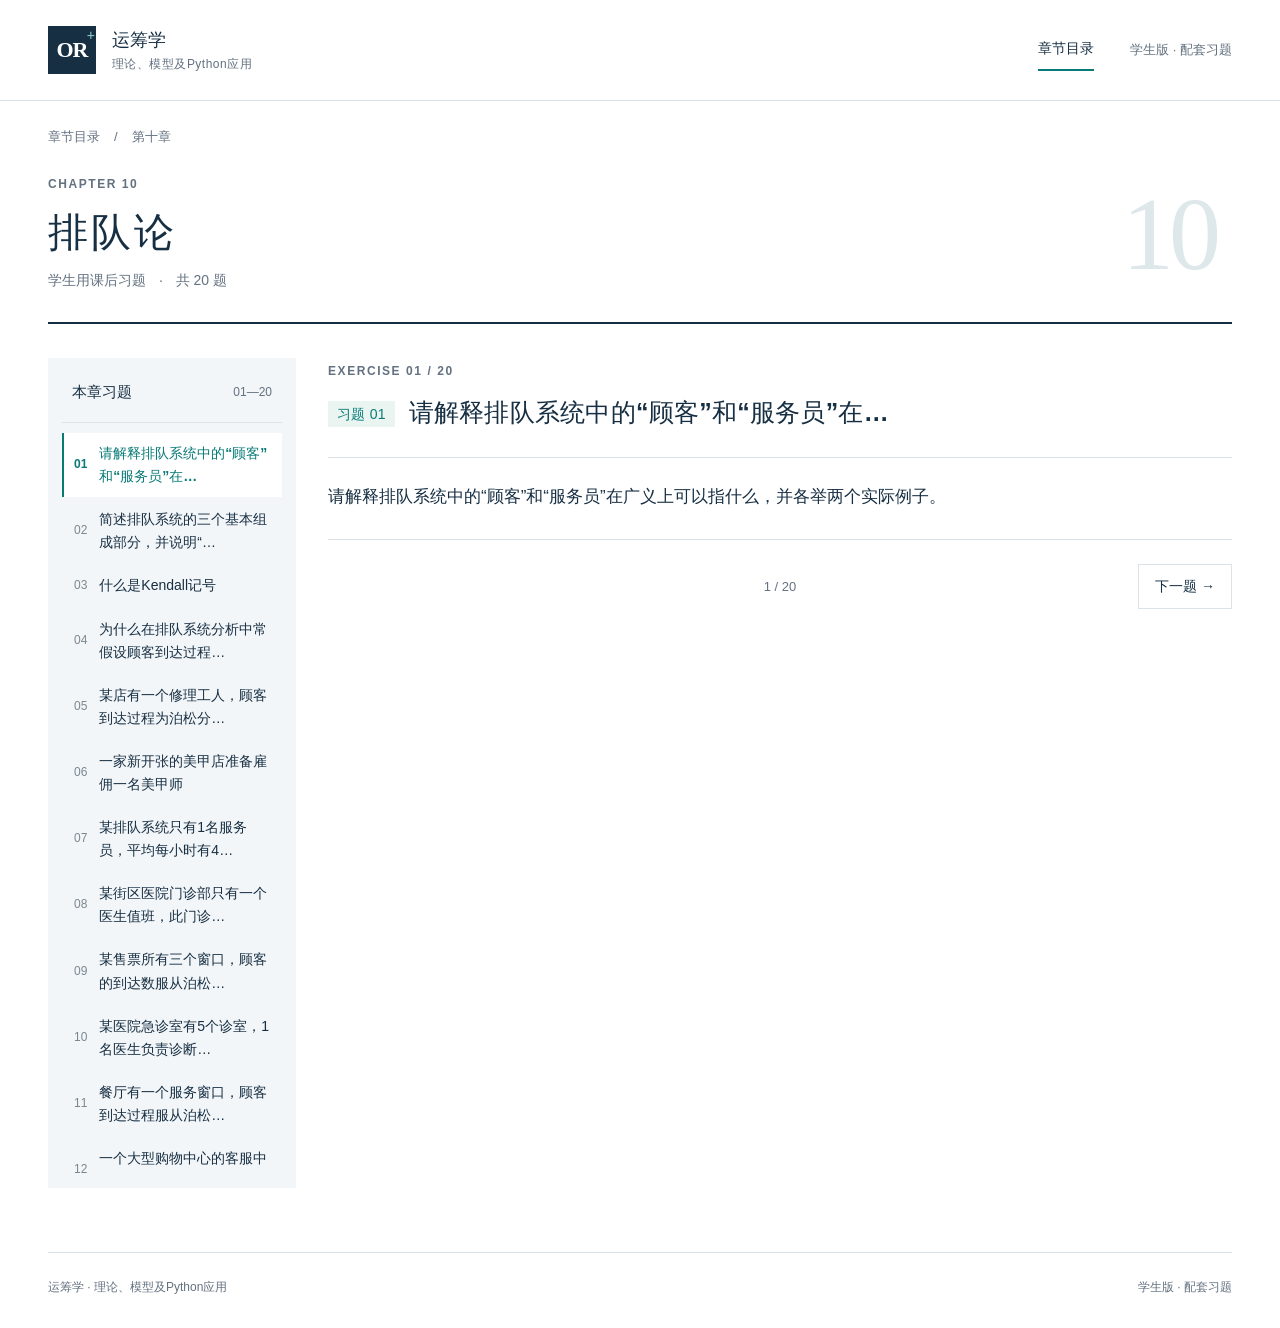
<file: chapter-10.html>
<!doctype html><html lang="zh-CN"><head><meta charset="UTF-8"><meta name="viewport" content="width=device-width,initial-scale=1"><meta name="description" content="《运筹学 理论、模型及Python应用》学生用配套习题。"><title>第十章 排队论 · 运筹学配套学习资源</title><link rel="stylesheet" href="styles.css"><link rel="icon" href="favicon.svg" type="image/svg+xml"></head><body><a class="skip-link" href="#main">跳至正文</a><header class="site-header"><a class="brand" href="index.html" aria-label="返回教材首页"><span class="brand-symbol">OR<span>+</span></span><span class="brand-name">运筹学<span>理论、模型及Python应用</span></span></a><nav aria-label="主导航"><a href="index.html">章节目录</a><span class="edition">学生版 · 配套习题</span></nav></header><main id="main" class="chapter-page"><div class="breadcrumb"><a href="index.html">章节目录</a><span aria-hidden="true">/</span><span>第十章</span></div><section class="chapter-intro"><div><p class="eyebrow">CHAPTER 10</p><h1>排队论</h1><p>学生用课后习题 <span>·</span> 共 20 题</p></div><span class="chapter-watermark" aria-hidden="true">10</span></section><div class="reading-layout"><aside class="exercise-sidebar"><div class="sidebar-heading"><h2>本章习题</h2><span>01—20</span></div><nav aria-label="习题目录"><a href="#q1" data-question="1"><span>01</span>请解释排队系统中的“顾客”和“服务员”在…</a><a href="#q2" data-question="2"><span>02</span>简述排队系统的三个基本组成部分，并说明“…</a><a href="#q3" data-question="3"><span>03</span>什么是Kendall记号</a><a href="#q4" data-question="4"><span>04</span>为什么在排队系统分析中常假设顾客到达过程…</a><a href="#q5" data-question="5"><span>05</span>某店有一个修理工人，顾客到达过程为泊松分…</a><a href="#q6" data-question="6"><span>06</span>一家新开张的美甲店准备雇佣一名美甲师</a><a href="#q7" data-question="7"><span>07</span>某排队系统只有1名服务员，平均每小时有4…</a><a href="#q8" data-question="8"><span>08</span>某街区医院门诊部只有一个医生值班，此门诊…</a><a href="#q9" data-question="9"><span>09</span>某售票所有三个窗口，顾客的到达数服从泊松…</a><a href="#q10" data-question="10"><span>10</span>某医院急诊室有5个诊室，1名医生负责诊断…</a><a href="#q11" data-question="11"><span>11</span>餐厅有一个服务窗口，顾客到达过程服从泊松…</a><a href="#q12" data-question="12"><span>12</span>一个大型购物中心的客服中心有5个服务窗口…</a><a href="#q13" data-question="13"><span>13</span>某服务系统有两个服务员，顾客到达服从泊松…</a><a href="#q14" data-question="14"><span>14</span>一家小型独立书店只有一个收银台</a><a href="#q15" data-question="15"><span>15</span>某银行开设一个专用窗口办理某种业务</a><a href="#q16" data-question="16"><span>16</span>某实验室有一台自动检验机器性能的仪器，要…</a><a href="#q17" data-question="17"><span>17</span>某商业区有两个自动售货机，分别位于相距4…</a><a href="#q18" data-question="18"><span>18</span>某律师事务所咨询中心，前来咨询的顾客服从…</a><a href="#q19" data-question="19"><span>19</span>某公司医务室为职工检查身体，职工的到达服…</a><a href="#q20" data-question="20"><span>20</span>某厂的原料仓库，平均每天有20车原料入库…</a></nav></aside><div class="reading-main"><div class="mobile-jump"><label for="question-select">选择习题</label><select id="question-select"><option value="1">01 · 请解释排队系统中的“顾客”和“服务员”在…</option><option value="2">02 · 简述排队系统的三个基本组成部分，并说明“…</option><option value="3">03 · 什么是Kendall记号</option><option value="4">04 · 为什么在排队系统分析中常假设顾客到达过程…</option><option value="5">05 · 某店有一个修理工人，顾客到达过程为泊松分…</option><option value="6">06 · 一家新开张的美甲店准备雇佣一名美甲师</option><option value="7">07 · 某排队系统只有1名服务员，平均每小时有4…</option><option value="8">08 · 某街区医院门诊部只有一个医生值班，此门诊…</option><option value="9">09 · 某售票所有三个窗口，顾客的到达数服从泊松…</option><option value="10">10 · 某医院急诊室有5个诊室，1名医生负责诊断…</option><option value="11">11 · 餐厅有一个服务窗口，顾客到达过程服从泊松…</option><option value="12">12 · 一个大型购物中心的客服中心有5个服务窗口…</option><option value="13">13 · 某服务系统有两个服务员，顾客到达服从泊松…</option><option value="14">14 · 一家小型独立书店只有一个收银台</option><option value="15">15 · 某银行开设一个专用窗口办理某种业务</option><option value="16">16 · 某实验室有一台自动检验机器性能的仪器，要…</option><option value="17">17 · 某商业区有两个自动售货机，分别位于相距4…</option><option value="18">18 · 某律师事务所咨询中心，前来咨询的顾客服从…</option><option value="19">19 · 某公司医务室为职工检查身体，职工的到达服…</option><option value="20">20 · 某厂的原料仓库，平均每天有20车原料入库…</option></select></div><div id="question-content"><article class="question" id="q1" aria-labelledby="q1-title"><div class="question-heading"><p class="eyebrow">EXERCISE 01 / 20</p><h2 id="q1-title"><span>习题 01</span>请解释排队系统中的“顾客”和“服务员”在…</h2></div><div class="question-body"><p>请解释排队系统中的“顾客”和“服务员”在广义上可以指什么，并各举两个实际例子。</p></div></article><article class="question" id="q2" aria-labelledby="q2-title"><div class="question-heading"><p class="eyebrow">EXERCISE 02 / 20</p><h2 id="q2-title"><span>习题 02</span>简述排队系统的三个基本组成部分，并说明“…</h2></div><div class="question-body"><p>简述排队系统的三个基本组成部分，并说明“排队规则”中常见的几种服务顺序及其适用场景。</p></div></article><article class="question" id="q3" aria-labelledby="q3-title"><div class="question-heading"><p class="eyebrow">EXERCISE 03 / 20</p><h2 id="q3-title"><span>习题 03</span>什么是Kendall记号</h2></div><div class="question-body"><p>什么是 Kendall 记号？请解释 <span class="math math-inline" role="math" aria-label="M/M/2/\infty/\infty/FCFS"><span aria-hidden="true"><mjx-container class="MathJax" jax="SVG"><svg style="vertical-align: -0.566ex;" xmlns="http://www.w3.org/2000/svg" width="22.636ex" height="2.262ex" role="img" focusable="false" viewBox="0 -750 10005 1000"><g stroke="currentColor" fill="currentColor" stroke-width="0" transform="scale(1,-1)"><g data-mml-node="math"><g data-mml-node="mi"><path data-c="1D440" d="M289 629Q289 635 232 637Q208 637 201 638T194 648Q194 649 196 659Q197 662 198 666T199 671T201 676T203 679T207 681T212 683T220 683T232 684Q238 684 262 684T307 683Q386 683 398 683T414 678Q415 674 451 396L487 117L510 154Q534 190 574 254T662 394Q837 673 839 675Q840 676 842 678T846 681L852 683H948Q965 683 988 683T1017 684Q1051 684 1051 673Q1051 668 1048 656T1045 643Q1041 637 1008 637Q968 636 957 634T939 623Q936 618 867 340T797 59Q797 55 798 54T805 50T822 48T855 46H886Q892 37 892 35Q892 19 885 5Q880 0 869 0Q864 0 828 1T736 2Q675 2 644 2T609 1Q592 1 592 11Q592 13 594 25Q598 41 602 43T625 46Q652 46 685 49Q699 52 704 61Q706 65 742 207T813 490T848 631L654 322Q458 10 453 5Q451 4 449 3Q444 0 433 0Q418 0 415 7Q413 11 374 317L335 624L267 354Q200 88 200 79Q206 46 272 46H282Q288 41 289 37T286 19Q282 3 278 1Q274 0 267 0Q265 0 255 0T221 1T157 2Q127 2 95 1T58 0Q43 0 39 2T35 11Q35 13 38 25T43 40Q45 46 65 46Q135 46 154 86Q158 92 223 354T289 629Z"></path></g><g data-mml-node="TeXAtom" data-mjx-texclass="ORD" transform="translate(1051,0)"><g data-mml-node="mo"><path data-c="2F" d="M423 750Q432 750 438 744T444 730Q444 725 271 248T92 -240Q85 -250 75 -250Q68 -250 62 -245T56 -231Q56 -221 230 257T407 740Q411 750 423 750Z"></path></g></g><g data-mml-node="mi" transform="translate(1551,0)"><path data-c="1D440" d="M289 629Q289 635 232 637Q208 637 201 638T194 648Q194 649 196 659Q197 662 198 666T199 671T201 676T203 679T207 681T212 683T220 683T232 684Q238 684 262 684T307 683Q386 683 398 683T414 678Q415 674 451 396L487 117L510 154Q534 190 574 254T662 394Q837 673 839 675Q840 676 842 678T846 681L852 683H948Q965 683 988 683T1017 684Q1051 684 1051 673Q1051 668 1048 656T1045 643Q1041 637 1008 637Q968 636 957 634T939 623Q936 618 867 340T797 59Q797 55 798 54T805 50T822 48T855 46H886Q892 37 892 35Q892 19 885 5Q880 0 869 0Q864 0 828 1T736 2Q675 2 644 2T609 1Q592 1 592 11Q592 13 594 25Q598 41 602 43T625 46Q652 46 685 49Q699 52 704 61Q706 65 742 207T813 490T848 631L654 322Q458 10 453 5Q451 4 449 3Q444 0 433 0Q418 0 415 7Q413 11 374 317L335 624L267 354Q200 88 200 79Q206 46 272 46H282Q288 41 289 37T286 19Q282 3 278 1Q274 0 267 0Q265 0 255 0T221 1T157 2Q127 2 95 1T58 0Q43 0 39 2T35 11Q35 13 38 25T43 40Q45 46 65 46Q135 46 154 86Q158 92 223 354T289 629Z"></path></g><g data-mml-node="TeXAtom" data-mjx-texclass="ORD" transform="translate(2602,0)"><g data-mml-node="mo"><path data-c="2F" d="M423 750Q432 750 438 744T444 730Q444 725 271 248T92 -240Q85 -250 75 -250Q68 -250 62 -245T56 -231Q56 -221 230 257T407 740Q411 750 423 750Z"></path></g></g><g data-mml-node="mn" transform="translate(3102,0)"><path data-c="32" d="M109 429Q82 429 66 447T50 491Q50 562 103 614T235 666Q326 666 387 610T449 465Q449 422 429 383T381 315T301 241Q265 210 201 149L142 93L218 92Q375 92 385 97Q392 99 409 186V189H449V186Q448 183 436 95T421 3V0H50V19V31Q50 38 56 46T86 81Q115 113 136 137Q145 147 170 174T204 211T233 244T261 278T284 308T305 340T320 369T333 401T340 431T343 464Q343 527 309 573T212 619Q179 619 154 602T119 569T109 550Q109 549 114 549Q132 549 151 535T170 489Q170 464 154 447T109 429Z"></path></g><g data-mml-node="TeXAtom" data-mjx-texclass="ORD" transform="translate(3602,0)"><g data-mml-node="mo"><path data-c="2F" d="M423 750Q432 750 438 744T444 730Q444 725 271 248T92 -240Q85 -250 75 -250Q68 -250 62 -245T56 -231Q56 -221 230 257T407 740Q411 750 423 750Z"></path></g></g><g data-mml-node="mi" transform="translate(4102,0)"><path data-c="221E" d="M55 217Q55 305 111 373T254 442Q342 442 419 381Q457 350 493 303L507 284L514 294Q618 442 747 442Q833 442 888 374T944 214Q944 128 889 59T743 -11Q657 -11 580 50Q542 81 506 128L492 147L485 137Q381 -11 252 -11Q166 -11 111 57T55 217ZM907 217Q907 285 869 341T761 397Q740 397 720 392T682 378T648 359T619 335T594 310T574 285T559 263T548 246L543 238L574 198Q605 158 622 138T664 94T714 61T765 51Q827 51 867 100T907 217ZM92 214Q92 145 131 89T239 33Q357 33 456 193L425 233Q364 312 334 337Q285 380 233 380Q171 380 132 331T92 214Z"></path></g><g data-mml-node="TeXAtom" data-mjx-texclass="ORD" transform="translate(5102,0)"><g data-mml-node="mo"><path data-c="2F" d="M423 750Q432 750 438 744T444 730Q444 725 271 248T92 -240Q85 -250 75 -250Q68 -250 62 -245T56 -231Q56 -221 230 257T407 740Q411 750 423 750Z"></path></g></g><g data-mml-node="mi" transform="translate(5602,0)"><path data-c="221E" d="M55 217Q55 305 111 373T254 442Q342 442 419 381Q457 350 493 303L507 284L514 294Q618 442 747 442Q833 442 888 374T944 214Q944 128 889 59T743 -11Q657 -11 580 50Q542 81 506 128L492 147L485 137Q381 -11 252 -11Q166 -11 111 57T55 217ZM907 217Q907 285 869 341T761 397Q740 397 720 392T682 378T648 359T619 335T594 310T574 285T559 263T548 246L543 238L574 198Q605 158 622 138T664 94T714 61T765 51Q827 51 867 100T907 217ZM92 214Q92 145 131 89T239 33Q357 33 456 193L425 233Q364 312 334 337Q285 380 233 380Q171 380 132 331T92 214Z"></path></g><g data-mml-node="TeXAtom" data-mjx-texclass="ORD" transform="translate(6602,0)"><g data-mml-node="mo"><path data-c="2F" d="M423 750Q432 750 438 744T444 730Q444 725 271 248T92 -240Q85 -250 75 -250Q68 -250 62 -245T56 -231Q56 -221 230 257T407 740Q411 750 423 750Z"></path></g></g><g data-mml-node="mi" transform="translate(7102,0)"><path data-c="1D439" d="M48 1Q31 1 31 11Q31 13 34 25Q38 41 42 43T65 46Q92 46 125 49Q139 52 144 61Q146 66 215 342T285 622Q285 629 281 629Q273 632 228 634H197Q191 640 191 642T193 659Q197 676 203 680H742Q749 676 749 669Q749 664 736 557T722 447Q720 440 702 440H690Q683 445 683 453Q683 454 686 477T689 530Q689 560 682 579T663 610T626 626T575 633T503 634H480Q398 633 393 631Q388 629 386 623Q385 622 352 492L320 363H375Q378 363 398 363T426 364T448 367T472 374T489 386Q502 398 511 419T524 457T529 475Q532 480 548 480H560Q567 475 567 470Q567 467 536 339T502 207Q500 200 482 200H470Q463 206 463 212Q463 215 468 234T473 274Q473 303 453 310T364 317H309L277 190Q245 66 245 60Q245 46 334 46H359Q365 40 365 39T363 19Q359 6 353 0H336Q295 2 185 2Q120 2 86 2T48 1Z"></path></g><g data-mml-node="mi" transform="translate(7851,0)"><path data-c="1D436" d="M50 252Q50 367 117 473T286 641T490 704Q580 704 633 653Q642 643 648 636T656 626L657 623Q660 623 684 649Q691 655 699 663T715 679T725 690L740 705H746Q760 705 760 698Q760 694 728 561Q692 422 692 421Q690 416 687 415T669 413H653Q647 419 647 422Q647 423 648 429T650 449T651 481Q651 552 619 605T510 659Q484 659 454 652T382 628T299 572T226 479Q194 422 175 346T156 222Q156 108 232 58Q280 24 350 24Q441 24 512 92T606 240Q610 253 612 255T628 257Q648 257 648 248Q648 243 647 239Q618 132 523 55T319 -22Q206 -22 128 53T50 252Z"></path></g><g data-mml-node="mi" transform="translate(8611,0)"><path data-c="1D439" d="M48 1Q31 1 31 11Q31 13 34 25Q38 41 42 43T65 46Q92 46 125 49Q139 52 144 61Q146 66 215 342T285 622Q285 629 281 629Q273 632 228 634H197Q191 640 191 642T193 659Q197 676 203 680H742Q749 676 749 669Q749 664 736 557T722 447Q720 440 702 440H690Q683 445 683 453Q683 454 686 477T689 530Q689 560 682 579T663 610T626 626T575 633T503 634H480Q398 633 393 631Q388 629 386 623Q385 622 352 492L320 363H375Q378 363 398 363T426 364T448 367T472 374T489 386Q502 398 511 419T524 457T529 475Q532 480 548 480H560Q567 475 567 470Q567 467 536 339T502 207Q500 200 482 200H470Q463 206 463 212Q463 215 468 234T473 274Q473 303 453 310T364 317H309L277 190Q245 66 245 60Q245 46 334 46H359Q365 40 365 39T363 19Q359 6 353 0H336Q295 2 185 2Q120 2 86 2T48 1Z"></path></g><g data-mml-node="mi" transform="translate(9360,0)"><path data-c="1D446" d="M308 24Q367 24 416 76T466 197Q466 260 414 284Q308 311 278 321T236 341Q176 383 176 462Q176 523 208 573T273 648Q302 673 343 688T407 704H418H425Q521 704 564 640Q565 640 577 653T603 682T623 704Q624 704 627 704T632 705Q645 705 645 698T617 577T585 459T569 456Q549 456 549 465Q549 471 550 475Q550 478 551 494T553 520Q553 554 544 579T526 616T501 641Q465 662 419 662Q362 662 313 616T263 510Q263 480 278 458T319 427Q323 425 389 408T456 390Q490 379 522 342T554 242Q554 216 546 186Q541 164 528 137T492 78T426 18T332 -20Q320 -22 298 -22Q199 -22 144 33L134 44L106 13Q83 -14 78 -18T65 -22Q52 -22 52 -14Q52 -11 110 221Q112 227 130 227H143Q149 221 149 216Q149 214 148 207T144 186T142 153Q144 114 160 87T203 47T255 29T308 24Z"></path></g></g></g></svg></mjx-container></span></span>
中每一位符号的含义。</p></div></article><article class="question" id="q4" aria-labelledby="q4-title"><div class="question-heading"><p class="eyebrow">EXERCISE 04 / 20</p><h2 id="q4-title"><span>习题 04</span>为什么在排队系统分析中常假设顾客到达过程…</h2></div><div class="question-body"><p>为什么在排队系统分析中常假设顾客到达过程为泊松过程？请结合泊松过程的性质说明。</p></div></article><article class="question" id="q5" aria-labelledby="q5-title"><div class="question-heading"><p class="eyebrow">EXERCISE 05 / 20</p><h2 id="q5-title"><span>习题 05</span>某店有一个修理工人，顾客到达过程为泊松分…</h2></div><div class="question-body"><p>某店有一个修理工人，顾客到达过程为泊松分布，平均每小时 3
人，修理时间服从负指数分布，平均需 19 分钟，求：</p>
<ol>
<li><p>店内空闲的时间；</p></li>
<li><p>有 4 个顾客的概率；</p></li>
<li><p>至少有一个顾客的概率；</p></li>
<li><p>店内顾客的平均数；</p></li>
<li><p>等待服务的顾客数；</p></li>
<li><p>平均等待修理的时间；</p></li>
<li><p>一个顾客在店内逗留时间超过 15 分钟的概率。</p></li>
</ol></div></article><article class="question" id="q6" aria-labelledby="q6-title"><div class="question-heading"><p class="eyebrow">EXERCISE 06 / 20</p><h2 id="q6-title"><span>习题 06</span>一家新开张的美甲店准备雇佣一名美甲师</h2></div><div class="question-body"><p>一家新开张的美甲店准备雇佣一名美甲师。有两名美甲师应聘，由于技术水平不同，美甲师甲平均每小时可以服务3人，雇佣美甲师甲的工资为每小时18元，美甲师乙平均每小时可以服务4人，雇佣美甲师乙的工资为每小时24元。假设两名美甲师的服务时间都服从负指数分布，另外假设顾客到达服从泊松分布，平均每小时到达2名顾客。</p>
<ol>
<li><p>如果美甲师甲被聘用，请计算其排队系统的一些数量指标 <span class="math math-inline" role="math" aria-label="P_0, L_q, L_s, W_q, W_s"><span aria-hidden="true"><mjx-container class="MathJax" jax="SVG"><svg style="vertical-align: -0.65ex;" xmlns="http://www.w3.org/2000/svg" width="17.541ex" height="2.195ex" role="img" focusable="false" viewBox="0 -683 7753 970.2"><g stroke="currentColor" fill="currentColor" stroke-width="0" transform="scale(1,-1)"><g data-mml-node="math"><g data-mml-node="msub"><g data-mml-node="mi"><path data-c="1D443" d="M287 628Q287 635 230 637Q206 637 199 638T192 648Q192 649 194 659Q200 679 203 681T397 683Q587 682 600 680Q664 669 707 631T751 530Q751 453 685 389Q616 321 507 303Q500 302 402 301H307L277 182Q247 66 247 59Q247 55 248 54T255 50T272 48T305 46H336Q342 37 342 35Q342 19 335 5Q330 0 319 0Q316 0 282 1T182 2Q120 2 87 2T51 1Q33 1 33 11Q33 13 36 25Q40 41 44 43T67 46Q94 46 127 49Q141 52 146 61Q149 65 218 339T287 628ZM645 554Q645 567 643 575T634 597T609 619T560 635Q553 636 480 637Q463 637 445 637T416 636T404 636Q391 635 386 627Q384 621 367 550T332 412T314 344Q314 342 395 342H407H430Q542 342 590 392Q617 419 631 471T645 554Z"></path></g><g data-mml-node="mn" transform="translate(675,-150) scale(0.707)"><path data-c="30" d="M96 585Q152 666 249 666Q297 666 345 640T423 548Q460 465 460 320Q460 165 417 83Q397 41 362 16T301 -15T250 -22Q224 -22 198 -16T137 16T82 83Q39 165 39 320Q39 494 96 585ZM321 597Q291 629 250 629Q208 629 178 597Q153 571 145 525T137 333Q137 175 145 125T181 46Q209 16 250 16Q290 16 318 46Q347 76 354 130T362 333Q362 478 354 524T321 597Z"></path></g></g><g data-mml-node="mo" transform="translate(1078.6,0)"><path data-c="2C" d="M78 35T78 60T94 103T137 121Q165 121 187 96T210 8Q210 -27 201 -60T180 -117T154 -158T130 -185T117 -194Q113 -194 104 -185T95 -172Q95 -168 106 -156T131 -126T157 -76T173 -3V9L172 8Q170 7 167 6T161 3T152 1T140 0Q113 0 96 17Z"></path></g><g data-mml-node="msub" transform="translate(1523.2,0)"><g data-mml-node="mi"><path data-c="1D43F" d="M228 637Q194 637 192 641Q191 643 191 649Q191 673 202 682Q204 683 217 683Q271 680 344 680Q485 680 506 683H518Q524 677 524 674T522 656Q517 641 513 637H475Q406 636 394 628Q387 624 380 600T313 336Q297 271 279 198T252 88L243 52Q243 48 252 48T311 46H328Q360 46 379 47T428 54T478 72T522 106T564 161Q580 191 594 228T611 270Q616 273 628 273H641Q647 264 647 262T627 203T583 83T557 9Q555 4 553 3T537 0T494 -1Q483 -1 418 -1T294 0H116Q32 0 32 10Q32 17 34 24Q39 43 44 45Q48 46 59 46H65Q92 46 125 49Q139 52 144 61Q147 65 216 339T285 628Q285 635 228 637Z"></path></g><g data-mml-node="mi" transform="translate(714,-150) scale(0.707)"><path data-c="1D45E" d="M33 157Q33 258 109 349T280 441Q340 441 372 389Q373 390 377 395T388 406T404 418Q438 442 450 442Q454 442 457 439T460 434Q460 425 391 149Q320 -135 320 -139Q320 -147 365 -148H390Q396 -156 396 -157T393 -175Q389 -188 383 -194H370Q339 -192 262 -192Q234 -192 211 -192T174 -192T157 -193Q143 -193 143 -185Q143 -182 145 -170Q149 -154 152 -151T172 -148Q220 -148 230 -141Q238 -136 258 -53T279 32Q279 33 272 29Q224 -10 172 -10Q117 -10 75 30T33 157ZM352 326Q329 405 277 405Q242 405 210 374T160 293Q131 214 119 129Q119 126 119 118T118 106Q118 61 136 44T179 26Q233 26 290 98L298 109L352 326Z"></path></g></g><g data-mml-node="mo" transform="translate(2612.5,0)"><path data-c="2C" d="M78 35T78 60T94 103T137 121Q165 121 187 96T210 8Q210 -27 201 -60T180 -117T154 -158T130 -185T117 -194Q113 -194 104 -185T95 -172Q95 -168 106 -156T131 -126T157 -76T173 -3V9L172 8Q170 7 167 6T161 3T152 1T140 0Q113 0 96 17Z"></path></g><g data-mml-node="msub" transform="translate(3057.2,0)"><g data-mml-node="mi"><path data-c="1D43F" d="M228 637Q194 637 192 641Q191 643 191 649Q191 673 202 682Q204 683 217 683Q271 680 344 680Q485 680 506 683H518Q524 677 524 674T522 656Q517 641 513 637H475Q406 636 394 628Q387 624 380 600T313 336Q297 271 279 198T252 88L243 52Q243 48 252 48T311 46H328Q360 46 379 47T428 54T478 72T522 106T564 161Q580 191 594 228T611 270Q616 273 628 273H641Q647 264 647 262T627 203T583 83T557 9Q555 4 553 3T537 0T494 -1Q483 -1 418 -1T294 0H116Q32 0 32 10Q32 17 34 24Q39 43 44 45Q48 46 59 46H65Q92 46 125 49Q139 52 144 61Q147 65 216 339T285 628Q285 635 228 637Z"></path></g><g data-mml-node="mi" transform="translate(714,-150) scale(0.707)"><path data-c="1D460" d="M131 289Q131 321 147 354T203 415T300 442Q362 442 390 415T419 355Q419 323 402 308T364 292Q351 292 340 300T328 326Q328 342 337 354T354 372T367 378Q368 378 368 379Q368 382 361 388T336 399T297 405Q249 405 227 379T204 326Q204 301 223 291T278 274T330 259Q396 230 396 163Q396 135 385 107T352 51T289 7T195 -10Q118 -10 86 19T53 87Q53 126 74 143T118 160Q133 160 146 151T160 120Q160 94 142 76T111 58Q109 57 108 57T107 55Q108 52 115 47T146 34T201 27Q237 27 263 38T301 66T318 97T323 122Q323 150 302 164T254 181T195 196T148 231Q131 256 131 289Z"></path></g></g><g data-mml-node="mo" transform="translate(4152.8,0)"><path data-c="2C" d="M78 35T78 60T94 103T137 121Q165 121 187 96T210 8Q210 -27 201 -60T180 -117T154 -158T130 -185T117 -194Q113 -194 104 -185T95 -172Q95 -168 106 -156T131 -126T157 -76T173 -3V9L172 8Q170 7 167 6T161 3T152 1T140 0Q113 0 96 17Z"></path></g><g data-mml-node="msub" transform="translate(4597.5,0)"><g data-mml-node="mi"><path data-c="1D44A" d="M436 683Q450 683 486 682T553 680Q604 680 638 681T677 682Q695 682 695 674Q695 670 692 659Q687 641 683 639T661 637Q636 636 621 632T600 624T597 615Q597 603 613 377T629 138L631 141Q633 144 637 151T649 170T666 200T690 241T720 295T759 362Q863 546 877 572T892 604Q892 619 873 628T831 637Q817 637 817 647Q817 650 819 660Q823 676 825 679T839 682Q842 682 856 682T895 682T949 681Q1015 681 1034 683Q1048 683 1048 672Q1048 666 1045 655T1038 640T1028 637Q1006 637 988 631T958 617T939 600T927 584L923 578L754 282Q586 -14 585 -15Q579 -22 561 -22Q546 -22 542 -17Q539 -14 523 229T506 480L494 462Q472 425 366 239Q222 -13 220 -15T215 -19Q210 -22 197 -22Q178 -22 176 -15Q176 -12 154 304T131 622Q129 631 121 633T82 637H58Q51 644 51 648Q52 671 64 683H76Q118 680 176 680Q301 680 313 683H323Q329 677 329 674T327 656Q322 641 318 637H297Q236 634 232 620Q262 160 266 136L501 550L499 587Q496 629 489 632Q483 636 447 637Q428 637 422 639T416 648Q416 650 418 660Q419 664 420 669T421 676T424 680T428 682T436 683Z"></path></g><g data-mml-node="mi" transform="translate(977,-150) scale(0.707)"><path data-c="1D45E" d="M33 157Q33 258 109 349T280 441Q340 441 372 389Q373 390 377 395T388 406T404 418Q438 442 450 442Q454 442 457 439T460 434Q460 425 391 149Q320 -135 320 -139Q320 -147 365 -148H390Q396 -156 396 -157T393 -175Q389 -188 383 -194H370Q339 -192 262 -192Q234 -192 211 -192T174 -192T157 -193Q143 -193 143 -185Q143 -182 145 -170Q149 -154 152 -151T172 -148Q220 -148 230 -141Q238 -136 258 -53T279 32Q279 33 272 29Q224 -10 172 -10Q117 -10 75 30T33 157ZM352 326Q329 405 277 405Q242 405 210 374T160 293Q131 214 119 129Q119 126 119 118T118 106Q118 61 136 44T179 26Q233 26 290 98L298 109L352 326Z"></path></g></g><g data-mml-node="mo" transform="translate(5949.7,0)"><path data-c="2C" d="M78 35T78 60T94 103T137 121Q165 121 187 96T210 8Q210 -27 201 -60T180 -117T154 -158T130 -185T117 -194Q113 -194 104 -185T95 -172Q95 -168 106 -156T131 -126T157 -76T173 -3V9L172 8Q170 7 167 6T161 3T152 1T140 0Q113 0 96 17Z"></path></g><g data-mml-node="msub" transform="translate(6394.4,0)"><g data-mml-node="mi"><path data-c="1D44A" d="M436 683Q450 683 486 682T553 680Q604 680 638 681T677 682Q695 682 695 674Q695 670 692 659Q687 641 683 639T661 637Q636 636 621 632T600 624T597 615Q597 603 613 377T629 138L631 141Q633 144 637 151T649 170T666 200T690 241T720 295T759 362Q863 546 877 572T892 604Q892 619 873 628T831 637Q817 637 817 647Q817 650 819 660Q823 676 825 679T839 682Q842 682 856 682T895 682T949 681Q1015 681 1034 683Q1048 683 1048 672Q1048 666 1045 655T1038 640T1028 637Q1006 637 988 631T958 617T939 600T927 584L923 578L754 282Q586 -14 585 -15Q579 -22 561 -22Q546 -22 542 -17Q539 -14 523 229T506 480L494 462Q472 425 366 239Q222 -13 220 -15T215 -19Q210 -22 197 -22Q178 -22 176 -15Q176 -12 154 304T131 622Q129 631 121 633T82 637H58Q51 644 51 648Q52 671 64 683H76Q118 680 176 680Q301 680 313 683H323Q329 677 329 674T327 656Q322 641 318 637H297Q236 634 232 620Q262 160 266 136L501 550L499 587Q496 629 489 632Q483 636 447 637Q428 637 422 639T416 648Q416 650 418 660Q419 664 420 669T421 676T424 680T428 682T436 683Z"></path></g><g data-mml-node="mi" transform="translate(977,-150) scale(0.707)"><path data-c="1D460" d="M131 289Q131 321 147 354T203 415T300 442Q362 442 390 415T419 355Q419 323 402 308T364 292Q351 292 340 300T328 326Q328 342 337 354T354 372T367 378Q368 378 368 379Q368 382 361 388T336 399T297 405Q249 405 227 379T204 326Q204 301 223 291T278 274T330 259Q396 230 396 163Q396 135 385 107T352 51T289 7T195 -10Q118 -10 86 19T53 87Q53 126 74 143T118 160Q133 160 146 151T160 120Q160 94 142 76T111 58Q109 57 108 57T107 55Q108 52 115 47T146 34T201 27Q237 27 263 38T301 66T318 97T323 122Q323 150 302 164T254 181T195 196T148 231Q131 256 131 289Z"></path></g></g></g></g></svg></mjx-container></span></span>。</p></li>
<li><p>如果美甲师乙被聘用，请计算其排队系统的一些数量指标 <span class="math math-inline" role="math" aria-label="P_0, L_q, L_s, W_q, W_s"><span aria-hidden="true"><mjx-container class="MathJax" jax="SVG"><svg style="vertical-align: -0.65ex;" xmlns="http://www.w3.org/2000/svg" width="17.541ex" height="2.195ex" role="img" focusable="false" viewBox="0 -683 7753 970.2"><g stroke="currentColor" fill="currentColor" stroke-width="0" transform="scale(1,-1)"><g data-mml-node="math"><g data-mml-node="msub"><g data-mml-node="mi"><path data-c="1D443" d="M287 628Q287 635 230 637Q206 637 199 638T192 648Q192 649 194 659Q200 679 203 681T397 683Q587 682 600 680Q664 669 707 631T751 530Q751 453 685 389Q616 321 507 303Q500 302 402 301H307L277 182Q247 66 247 59Q247 55 248 54T255 50T272 48T305 46H336Q342 37 342 35Q342 19 335 5Q330 0 319 0Q316 0 282 1T182 2Q120 2 87 2T51 1Q33 1 33 11Q33 13 36 25Q40 41 44 43T67 46Q94 46 127 49Q141 52 146 61Q149 65 218 339T287 628ZM645 554Q645 567 643 575T634 597T609 619T560 635Q553 636 480 637Q463 637 445 637T416 636T404 636Q391 635 386 627Q384 621 367 550T332 412T314 344Q314 342 395 342H407H430Q542 342 590 392Q617 419 631 471T645 554Z"></path></g><g data-mml-node="mn" transform="translate(675,-150) scale(0.707)"><path data-c="30" d="M96 585Q152 666 249 666Q297 666 345 640T423 548Q460 465 460 320Q460 165 417 83Q397 41 362 16T301 -15T250 -22Q224 -22 198 -16T137 16T82 83Q39 165 39 320Q39 494 96 585ZM321 597Q291 629 250 629Q208 629 178 597Q153 571 145 525T137 333Q137 175 145 125T181 46Q209 16 250 16Q290 16 318 46Q347 76 354 130T362 333Q362 478 354 524T321 597Z"></path></g></g><g data-mml-node="mo" transform="translate(1078.6,0)"><path data-c="2C" d="M78 35T78 60T94 103T137 121Q165 121 187 96T210 8Q210 -27 201 -60T180 -117T154 -158T130 -185T117 -194Q113 -194 104 -185T95 -172Q95 -168 106 -156T131 -126T157 -76T173 -3V9L172 8Q170 7 167 6T161 3T152 1T140 0Q113 0 96 17Z"></path></g><g data-mml-node="msub" transform="translate(1523.2,0)"><g data-mml-node="mi"><path data-c="1D43F" d="M228 637Q194 637 192 641Q191 643 191 649Q191 673 202 682Q204 683 217 683Q271 680 344 680Q485 680 506 683H518Q524 677 524 674T522 656Q517 641 513 637H475Q406 636 394 628Q387 624 380 600T313 336Q297 271 279 198T252 88L243 52Q243 48 252 48T311 46H328Q360 46 379 47T428 54T478 72T522 106T564 161Q580 191 594 228T611 270Q616 273 628 273H641Q647 264 647 262T627 203T583 83T557 9Q555 4 553 3T537 0T494 -1Q483 -1 418 -1T294 0H116Q32 0 32 10Q32 17 34 24Q39 43 44 45Q48 46 59 46H65Q92 46 125 49Q139 52 144 61Q147 65 216 339T285 628Q285 635 228 637Z"></path></g><g data-mml-node="mi" transform="translate(714,-150) scale(0.707)"><path data-c="1D45E" d="M33 157Q33 258 109 349T280 441Q340 441 372 389Q373 390 377 395T388 406T404 418Q438 442 450 442Q454 442 457 439T460 434Q460 425 391 149Q320 -135 320 -139Q320 -147 365 -148H390Q396 -156 396 -157T393 -175Q389 -188 383 -194H370Q339 -192 262 -192Q234 -192 211 -192T174 -192T157 -193Q143 -193 143 -185Q143 -182 145 -170Q149 -154 152 -151T172 -148Q220 -148 230 -141Q238 -136 258 -53T279 32Q279 33 272 29Q224 -10 172 -10Q117 -10 75 30T33 157ZM352 326Q329 405 277 405Q242 405 210 374T160 293Q131 214 119 129Q119 126 119 118T118 106Q118 61 136 44T179 26Q233 26 290 98L298 109L352 326Z"></path></g></g><g data-mml-node="mo" transform="translate(2612.5,0)"><path data-c="2C" d="M78 35T78 60T94 103T137 121Q165 121 187 96T210 8Q210 -27 201 -60T180 -117T154 -158T130 -185T117 -194Q113 -194 104 -185T95 -172Q95 -168 106 -156T131 -126T157 -76T173 -3V9L172 8Q170 7 167 6T161 3T152 1T140 0Q113 0 96 17Z"></path></g><g data-mml-node="msub" transform="translate(3057.2,0)"><g data-mml-node="mi"><path data-c="1D43F" d="M228 637Q194 637 192 641Q191 643 191 649Q191 673 202 682Q204 683 217 683Q271 680 344 680Q485 680 506 683H518Q524 677 524 674T522 656Q517 641 513 637H475Q406 636 394 628Q387 624 380 600T313 336Q297 271 279 198T252 88L243 52Q243 48 252 48T311 46H328Q360 46 379 47T428 54T478 72T522 106T564 161Q580 191 594 228T611 270Q616 273 628 273H641Q647 264 647 262T627 203T583 83T557 9Q555 4 553 3T537 0T494 -1Q483 -1 418 -1T294 0H116Q32 0 32 10Q32 17 34 24Q39 43 44 45Q48 46 59 46H65Q92 46 125 49Q139 52 144 61Q147 65 216 339T285 628Q285 635 228 637Z"></path></g><g data-mml-node="mi" transform="translate(714,-150) scale(0.707)"><path data-c="1D460" d="M131 289Q131 321 147 354T203 415T300 442Q362 442 390 415T419 355Q419 323 402 308T364 292Q351 292 340 300T328 326Q328 342 337 354T354 372T367 378Q368 378 368 379Q368 382 361 388T336 399T297 405Q249 405 227 379T204 326Q204 301 223 291T278 274T330 259Q396 230 396 163Q396 135 385 107T352 51T289 7T195 -10Q118 -10 86 19T53 87Q53 126 74 143T118 160Q133 160 146 151T160 120Q160 94 142 76T111 58Q109 57 108 57T107 55Q108 52 115 47T146 34T201 27Q237 27 263 38T301 66T318 97T323 122Q323 150 302 164T254 181T195 196T148 231Q131 256 131 289Z"></path></g></g><g data-mml-node="mo" transform="translate(4152.8,0)"><path data-c="2C" d="M78 35T78 60T94 103T137 121Q165 121 187 96T210 8Q210 -27 201 -60T180 -117T154 -158T130 -185T117 -194Q113 -194 104 -185T95 -172Q95 -168 106 -156T131 -126T157 -76T173 -3V9L172 8Q170 7 167 6T161 3T152 1T140 0Q113 0 96 17Z"></path></g><g data-mml-node="msub" transform="translate(4597.5,0)"><g data-mml-node="mi"><path data-c="1D44A" d="M436 683Q450 683 486 682T553 680Q604 680 638 681T677 682Q695 682 695 674Q695 670 692 659Q687 641 683 639T661 637Q636 636 621 632T600 624T597 615Q597 603 613 377T629 138L631 141Q633 144 637 151T649 170T666 200T690 241T720 295T759 362Q863 546 877 572T892 604Q892 619 873 628T831 637Q817 637 817 647Q817 650 819 660Q823 676 825 679T839 682Q842 682 856 682T895 682T949 681Q1015 681 1034 683Q1048 683 1048 672Q1048 666 1045 655T1038 640T1028 637Q1006 637 988 631T958 617T939 600T927 584L923 578L754 282Q586 -14 585 -15Q579 -22 561 -22Q546 -22 542 -17Q539 -14 523 229T506 480L494 462Q472 425 366 239Q222 -13 220 -15T215 -19Q210 -22 197 -22Q178 -22 176 -15Q176 -12 154 304T131 622Q129 631 121 633T82 637H58Q51 644 51 648Q52 671 64 683H76Q118 680 176 680Q301 680 313 683H323Q329 677 329 674T327 656Q322 641 318 637H297Q236 634 232 620Q262 160 266 136L501 550L499 587Q496 629 489 632Q483 636 447 637Q428 637 422 639T416 648Q416 650 418 660Q419 664 420 669T421 676T424 680T428 682T436 683Z"></path></g><g data-mml-node="mi" transform="translate(977,-150) scale(0.707)"><path data-c="1D45E" d="M33 157Q33 258 109 349T280 441Q340 441 372 389Q373 390 377 395T388 406T404 418Q438 442 450 442Q454 442 457 439T460 434Q460 425 391 149Q320 -135 320 -139Q320 -147 365 -148H390Q396 -156 396 -157T393 -175Q389 -188 383 -194H370Q339 -192 262 -192Q234 -192 211 -192T174 -192T157 -193Q143 -193 143 -185Q143 -182 145 -170Q149 -154 152 -151T172 -148Q220 -148 230 -141Q238 -136 258 -53T279 32Q279 33 272 29Q224 -10 172 -10Q117 -10 75 30T33 157ZM352 326Q329 405 277 405Q242 405 210 374T160 293Q131 214 119 129Q119 126 119 118T118 106Q118 61 136 44T179 26Q233 26 290 98L298 109L352 326Z"></path></g></g><g data-mml-node="mo" transform="translate(5949.7,0)"><path data-c="2C" d="M78 35T78 60T94 103T137 121Q165 121 187 96T210 8Q210 -27 201 -60T180 -117T154 -158T130 -185T117 -194Q113 -194 104 -185T95 -172Q95 -168 106 -156T131 -126T157 -76T173 -3V9L172 8Q170 7 167 6T161 3T152 1T140 0Q113 0 96 17Z"></path></g><g data-mml-node="msub" transform="translate(6394.4,0)"><g data-mml-node="mi"><path data-c="1D44A" d="M436 683Q450 683 486 682T553 680Q604 680 638 681T677 682Q695 682 695 674Q695 670 692 659Q687 641 683 639T661 637Q636 636 621 632T600 624T597 615Q597 603 613 377T629 138L631 141Q633 144 637 151T649 170T666 200T690 241T720 295T759 362Q863 546 877 572T892 604Q892 619 873 628T831 637Q817 637 817 647Q817 650 819 660Q823 676 825 679T839 682Q842 682 856 682T895 682T949 681Q1015 681 1034 683Q1048 683 1048 672Q1048 666 1045 655T1038 640T1028 637Q1006 637 988 631T958 617T939 600T927 584L923 578L754 282Q586 -14 585 -15Q579 -22 561 -22Q546 -22 542 -17Q539 -14 523 229T506 480L494 462Q472 425 366 239Q222 -13 220 -15T215 -19Q210 -22 197 -22Q178 -22 176 -15Q176 -12 154 304T131 622Q129 631 121 633T82 637H58Q51 644 51 648Q52 671 64 683H76Q118 680 176 680Q301 680 313 683H323Q329 677 329 674T327 656Q322 641 318 637H297Q236 634 232 620Q262 160 266 136L501 550L499 587Q496 629 489 632Q483 636 447 637Q428 637 422 639T416 648Q416 650 418 660Q419 664 420 669T421 676T424 680T428 682T436 683Z"></path></g><g data-mml-node="mi" transform="translate(977,-150) scale(0.707)"><path data-c="1D460" d="M131 289Q131 321 147 354T203 415T300 442Q362 442 390 415T419 355Q419 323 402 308T364 292Q351 292 340 300T328 326Q328 342 337 354T354 372T367 378Q368 378 368 379Q368 382 361 388T336 399T297 405Q249 405 227 379T204 326Q204 301 223 291T278 274T330 259Q396 230 396 163Q396 135 385 107T352 51T289 7T195 -10Q118 -10 86 19T53 87Q53 126 74 143T118 160Q133 160 146 151T160 120Q160 94 142 76T111 58Q109 57 108 57T107 55Q108 52 115 47T146 34T201 27Q237 27 263 38T301 66T318 97T323 122Q323 150 302 164T254 181T195 196T148 231Q131 256 131 289Z"></path></g></g></g></g></svg></mjx-container></span></span>。</p></li>
<li><p>假设每位顾客等待一小时的成本为21元，请进行经济分析，选出一位使美甲排队系统更为经济的美甲师。</p></li>
</ol></div></article><article class="question" id="q7" aria-labelledby="q7-title"><div class="question-heading"><p class="eyebrow">EXERCISE 07 / 20</p><h2 id="q7-title"><span>习题 07</span>某排队系统只有1名服务员，平均每小时有4…</h2></div><div class="question-body"><p>某排队系统只有1名服务员，平均每小时有4名顾客到达，到达过程服从泊松分布，服务时间服从负指数分布，平均需6分钟，由于场地限制，系统内最多不超过3名顾客，求：</p>
<ol>
<li><p>系统内没有顾客的概率；</p></li>
<li><p>系统内顾客的平均数；</p></li>
<li><p>排队等待服务的顾客数；</p></li>
<li><p>顾客在系统中的平均花费时间；</p></li>
<li><p>顾客平均排队时间。</p></li>
</ol></div></article><article class="question" id="q8" aria-labelledby="q8-title"><div class="question-heading"><p class="eyebrow">EXERCISE 08 / 20</p><h2 id="q8-title"><span>习题 08</span>某街区医院门诊部只有一个医生值班，此门诊…</h2></div><div class="question-body"><p>某街区医院门诊部只有一个医生值班，此门诊部备有6张椅子供患者等候应诊。当椅子坐满时，后来的患者就自动离去，不再进入。已知每小时有4名患者按泊松分布到达，每名患者的诊断时间服从负指数分布，平均12分钟，求：</p>
<ol>
<li><p>患者无须等待的概率；</p></li>
<li><p>门诊部内患者平均数；</p></li>
<li><p>需要等待的患者平均数；</p></li>
<li><p>有效到达率；</p></li>
<li><p>患者在门诊部逗留时间的平均值；</p></li>
<li><p>患者等待就诊的平均时间；</p></li>
<li><p>有多少患者因坐满而自动离去？</p></li>
</ol></div></article><article class="question" id="q9" aria-labelledby="q9-title"><div class="question-heading"><p class="eyebrow">EXERCISE 09 / 20</p><h2 id="q9-title"><span>习题 09</span>某售票所有三个窗口，顾客的到达数服从泊松…</h2></div><div class="question-body"><p>某售票所有三个窗口，顾客的到达数服从泊松分布，平均到达率为0.9人/min，售票时间服从负指数分布，平均服务率为0.4人/min，现有顾客到达后排成一个队，依次向空闲的窗口购票，试计算该窗口的状态指标和运行指标。</p></div></article><article class="question" id="q10" aria-labelledby="q10-title"><div class="question-heading"><p class="eyebrow">EXERCISE 10 / 20</p><h2 id="q10-title"><span>习题 10</span>某医院急诊室有5个诊室，1名医生负责诊断…</h2></div><div class="question-body"><p>某医院急诊室有5个诊室，1名医生负责诊断急诊病人的情况，每个诊室的病人到达时间服从泊松流，平均到达时间为每分钟0.3名病人，每个诊室的诊断时间服从负指数分布，平均为1.5分钟，问急诊室不能得到及时诊断，必须排队等待的概率为多少？</p></div></article><article class="question" id="q11" aria-labelledby="q11-title"><div class="question-heading"><p class="eyebrow">EXERCISE 11 / 20</p><h2 id="q11-title"><span>习题 11</span>餐厅有一个服务窗口，顾客到达过程服从泊松…</h2></div><div class="question-body"><p>餐厅有一个服务窗口，顾客到达过程服从泊松分布，平均每小时到达6名顾客。服务时间服从负指数分布，平均每次服务需要10分钟，即服务率为每小时6名顾客。餐厅的顾客源可视为无限，但候位区最多容纳10名顾客，满员后新到顾客离开。试求该系统的有关指标：</p>
<ol>
<li><p>系统内没有顾客的概率 <span class="math math-inline" role="math" aria-label="P_0"><span aria-hidden="true"><mjx-container class="MathJax" jax="SVG"><svg style="vertical-align: -0.375ex;" xmlns="http://www.w3.org/2000/svg" width="2.44ex" height="1.92ex" role="img" focusable="false" viewBox="0 -683 1078.6 848.6"><g stroke="currentColor" fill="currentColor" stroke-width="0" transform="scale(1,-1)"><g data-mml-node="math"><g data-mml-node="msub"><g data-mml-node="mi"><path data-c="1D443" d="M287 628Q287 635 230 637Q206 637 199 638T192 648Q192 649 194 659Q200 679 203 681T397 683Q587 682 600 680Q664 669 707 631T751 530Q751 453 685 389Q616 321 507 303Q500 302 402 301H307L277 182Q247 66 247 59Q247 55 248 54T255 50T272 48T305 46H336Q342 37 342 35Q342 19 335 5Q330 0 319 0Q316 0 282 1T182 2Q120 2 87 2T51 1Q33 1 33 11Q33 13 36 25Q40 41 44 43T67 46Q94 46 127 49Q141 52 146 61Q149 65 218 339T287 628ZM645 554Q645 567 643 575T634 597T609 619T560 635Q553 636 480 637Q463 637 445 637T416 636T404 636Q391 635 386 627Q384 621 367 550T332 412T314 344Q314 342 395 342H407H430Q542 342 590 392Q617 419 631 471T645 554Z"></path></g><g data-mml-node="mn" transform="translate(675,-150) scale(0.707)"><path data-c="30" d="M96 585Q152 666 249 666Q297 666 345 640T423 548Q460 465 460 320Q460 165 417 83Q397 41 362 16T301 -15T250 -22Q224 -22 198 -16T137 16T82 83Q39 165 39 320Q39 494 96 585ZM321 597Q291 629 250 629Q208 629 178 597Q153 571 145 525T137 333Q137 175 145 125T181 46Q209 16 250 16Q290 16 318 46Q347 76 354 130T362 333Q362 478 354 524T321 597Z"></path></g></g></g></g></svg></mjx-container></span></span>；</p></li>
<li><p>系统内顾客的平均数 <span class="math math-inline" role="math" aria-label="L_s"><span aria-hidden="true"><mjx-container class="MathJax" jax="SVG"><svg style="vertical-align: -0.355ex;" xmlns="http://www.w3.org/2000/svg" width="2.479ex" height="1.901ex" role="img" focusable="false" viewBox="0 -683 1095.6 840.1"><g stroke="currentColor" fill="currentColor" stroke-width="0" transform="scale(1,-1)"><g data-mml-node="math"><g data-mml-node="msub"><g data-mml-node="mi"><path data-c="1D43F" d="M228 637Q194 637 192 641Q191 643 191 649Q191 673 202 682Q204 683 217 683Q271 680 344 680Q485 680 506 683H518Q524 677 524 674T522 656Q517 641 513 637H475Q406 636 394 628Q387 624 380 600T313 336Q297 271 279 198T252 88L243 52Q243 48 252 48T311 46H328Q360 46 379 47T428 54T478 72T522 106T564 161Q580 191 594 228T611 270Q616 273 628 273H641Q647 264 647 262T627 203T583 83T557 9Q555 4 553 3T537 0T494 -1Q483 -1 418 -1T294 0H116Q32 0 32 10Q32 17 34 24Q39 43 44 45Q48 46 59 46H65Q92 46 125 49Q139 52 144 61Q147 65 216 339T285 628Q285 635 228 637Z"></path></g><g data-mml-node="mi" transform="translate(714,-150) scale(0.707)"><path data-c="1D460" d="M131 289Q131 321 147 354T203 415T300 442Q362 442 390 415T419 355Q419 323 402 308T364 292Q351 292 340 300T328 326Q328 342 337 354T354 372T367 378Q368 378 368 379Q368 382 361 388T336 399T297 405Q249 405 227 379T204 326Q204 301 223 291T278 274T330 259Q396 230 396 163Q396 135 385 107T352 51T289 7T195 -10Q118 -10 86 19T53 87Q53 126 74 143T118 160Q133 160 146 151T160 120Q160 94 142 76T111 58Q109 57 108 57T107 55Q108 52 115 47T146 34T201 27Q237 27 263 38T301 66T318 97T323 122Q323 150 302 164T254 181T195 196T148 231Q131 256 131 289Z"></path></g></g></g></g></svg></mjx-container></span></span>；</p></li>
<li><p>排队等待服务的顾客数 <span class="math math-inline" role="math" aria-label="L_q"><span aria-hidden="true"><mjx-container class="MathJax" jax="SVG"><svg style="vertical-align: -0.65ex;" xmlns="http://www.w3.org/2000/svg" width="2.464ex" height="2.195ex" role="img" focusable="false" viewBox="0 -683 1089.3 970.2"><g stroke="currentColor" fill="currentColor" stroke-width="0" transform="scale(1,-1)"><g data-mml-node="math"><g data-mml-node="msub"><g data-mml-node="mi"><path data-c="1D43F" d="M228 637Q194 637 192 641Q191 643 191 649Q191 673 202 682Q204 683 217 683Q271 680 344 680Q485 680 506 683H518Q524 677 524 674T522 656Q517 641 513 637H475Q406 636 394 628Q387 624 380 600T313 336Q297 271 279 198T252 88L243 52Q243 48 252 48T311 46H328Q360 46 379 47T428 54T478 72T522 106T564 161Q580 191 594 228T611 270Q616 273 628 273H641Q647 264 647 262T627 203T583 83T557 9Q555 4 553 3T537 0T494 -1Q483 -1 418 -1T294 0H116Q32 0 32 10Q32 17 34 24Q39 43 44 45Q48 46 59 46H65Q92 46 125 49Q139 52 144 61Q147 65 216 339T285 628Q285 635 228 637Z"></path></g><g data-mml-node="mi" transform="translate(714,-150) scale(0.707)"><path data-c="1D45E" d="M33 157Q33 258 109 349T280 441Q340 441 372 389Q373 390 377 395T388 406T404 418Q438 442 450 442Q454 442 457 439T460 434Q460 425 391 149Q320 -135 320 -139Q320 -147 365 -148H390Q396 -156 396 -157T393 -175Q389 -188 383 -194H370Q339 -192 262 -192Q234 -192 211 -192T174 -192T157 -193Q143 -193 143 -185Q143 -182 145 -170Q149 -154 152 -151T172 -148Q220 -148 230 -141Q238 -136 258 -53T279 32Q279 33 272 29Q224 -10 172 -10Q117 -10 75 30T33 157ZM352 326Q329 405 277 405Q242 405 210 374T160 293Q131 214 119 129Q119 126 119 118T118 106Q118 61 136 44T179 26Q233 26 290 98L298 109L352 326Z"></path></g></g></g></g></svg></mjx-container></span></span>；</p></li>
<li><p>顾客在系统中的平均花费时间 <span class="math math-inline" role="math" aria-label="W_s"><span aria-hidden="true"><mjx-container class="MathJax" jax="SVG"><svg style="vertical-align: -0.355ex;" xmlns="http://www.w3.org/2000/svg" width="3.074ex" height="1.901ex" role="img" focusable="false" viewBox="0 -683 1358.6 840.1"><g stroke="currentColor" fill="currentColor" stroke-width="0" transform="scale(1,-1)"><g data-mml-node="math"><g data-mml-node="msub"><g data-mml-node="mi"><path data-c="1D44A" d="M436 683Q450 683 486 682T553 680Q604 680 638 681T677 682Q695 682 695 674Q695 670 692 659Q687 641 683 639T661 637Q636 636 621 632T600 624T597 615Q597 603 613 377T629 138L631 141Q633 144 637 151T649 170T666 200T690 241T720 295T759 362Q863 546 877 572T892 604Q892 619 873 628T831 637Q817 637 817 647Q817 650 819 660Q823 676 825 679T839 682Q842 682 856 682T895 682T949 681Q1015 681 1034 683Q1048 683 1048 672Q1048 666 1045 655T1038 640T1028 637Q1006 637 988 631T958 617T939 600T927 584L923 578L754 282Q586 -14 585 -15Q579 -22 561 -22Q546 -22 542 -17Q539 -14 523 229T506 480L494 462Q472 425 366 239Q222 -13 220 -15T215 -19Q210 -22 197 -22Q178 -22 176 -15Q176 -12 154 304T131 622Q129 631 121 633T82 637H58Q51 644 51 648Q52 671 64 683H76Q118 680 176 680Q301 680 313 683H323Q329 677 329 674T327 656Q322 641 318 637H297Q236 634 232 620Q262 160 266 136L501 550L499 587Q496 629 489 632Q483 636 447 637Q428 637 422 639T416 648Q416 650 418 660Q419 664 420 669T421 676T424 680T428 682T436 683Z"></path></g><g data-mml-node="mi" transform="translate(977,-150) scale(0.707)"><path data-c="1D460" d="M131 289Q131 321 147 354T203 415T300 442Q362 442 390 415T419 355Q419 323 402 308T364 292Q351 292 340 300T328 326Q328 342 337 354T354 372T367 378Q368 378 368 379Q368 382 361 388T336 399T297 405Q249 405 227 379T204 326Q204 301 223 291T278 274T330 259Q396 230 396 163Q396 135 385 107T352 51T289 7T195 -10Q118 -10 86 19T53 87Q53 126 74 143T118 160Q133 160 146 151T160 120Q160 94 142 76T111 58Q109 57 108 57T107 55Q108 52 115 47T146 34T201 27Q237 27 263 38T301 66T318 97T323 122Q323 150 302 164T254 181T195 196T148 231Q131 256 131 289Z"></path></g></g></g></g></svg></mjx-container></span></span>；</p></li>
<li><p>顾客平均排队时间 <span class="math math-inline" role="math" aria-label="W_q"><span aria-hidden="true"><mjx-container class="MathJax" jax="SVG"><svg style="vertical-align: -0.65ex;" xmlns="http://www.w3.org/2000/svg" width="3.059ex" height="2.195ex" role="img" focusable="false" viewBox="0 -683 1352.3 970.2"><g stroke="currentColor" fill="currentColor" stroke-width="0" transform="scale(1,-1)"><g data-mml-node="math"><g data-mml-node="msub"><g data-mml-node="mi"><path data-c="1D44A" d="M436 683Q450 683 486 682T553 680Q604 680 638 681T677 682Q695 682 695 674Q695 670 692 659Q687 641 683 639T661 637Q636 636 621 632T600 624T597 615Q597 603 613 377T629 138L631 141Q633 144 637 151T649 170T666 200T690 241T720 295T759 362Q863 546 877 572T892 604Q892 619 873 628T831 637Q817 637 817 647Q817 650 819 660Q823 676 825 679T839 682Q842 682 856 682T895 682T949 681Q1015 681 1034 683Q1048 683 1048 672Q1048 666 1045 655T1038 640T1028 637Q1006 637 988 631T958 617T939 600T927 584L923 578L754 282Q586 -14 585 -15Q579 -22 561 -22Q546 -22 542 -17Q539 -14 523 229T506 480L494 462Q472 425 366 239Q222 -13 220 -15T215 -19Q210 -22 197 -22Q178 -22 176 -15Q176 -12 154 304T131 622Q129 631 121 633T82 637H58Q51 644 51 648Q52 671 64 683H76Q118 680 176 680Q301 680 313 683H323Q329 677 329 674T327 656Q322 641 318 637H297Q236 634 232 620Q262 160 266 136L501 550L499 587Q496 629 489 632Q483 636 447 637Q428 637 422 639T416 648Q416 650 418 660Q419 664 420 669T421 676T424 680T428 682T436 683Z"></path></g><g data-mml-node="mi" transform="translate(977,-150) scale(0.707)"><path data-c="1D45E" d="M33 157Q33 258 109 349T280 441Q340 441 372 389Q373 390 377 395T388 406T404 418Q438 442 450 442Q454 442 457 439T460 434Q460 425 391 149Q320 -135 320 -139Q320 -147 365 -148H390Q396 -156 396 -157T393 -175Q389 -188 383 -194H370Q339 -192 262 -192Q234 -192 211 -192T174 -192T157 -193Q143 -193 143 -185Q143 -182 145 -170Q149 -154 152 -151T172 -148Q220 -148 230 -141Q238 -136 258 -53T279 32Q279 33 272 29Q224 -10 172 -10Q117 -10 75 30T33 157ZM352 326Q329 405 277 405Q242 405 210 374T160 293Q131 214 119 129Q119 126 119 118T118 106Q118 61 136 44T179 26Q233 26 290 98L298 109L352 326Z"></path></g></g></g></g></svg></mjx-container></span></span>；</p></li>
<li><p>系统中恰好有3名顾客的概率 <span class="math math-inline" role="math" aria-label="P_3"><span aria-hidden="true"><mjx-container class="MathJax" jax="SVG"><svg style="vertical-align: -0.375ex;" xmlns="http://www.w3.org/2000/svg" width="2.44ex" height="1.92ex" role="img" focusable="false" viewBox="0 -683 1078.6 848.6"><g stroke="currentColor" fill="currentColor" stroke-width="0" transform="scale(1,-1)"><g data-mml-node="math"><g data-mml-node="msub"><g data-mml-node="mi"><path data-c="1D443" d="M287 628Q287 635 230 637Q206 637 199 638T192 648Q192 649 194 659Q200 679 203 681T397 683Q587 682 600 680Q664 669 707 631T751 530Q751 453 685 389Q616 321 507 303Q500 302 402 301H307L277 182Q247 66 247 59Q247 55 248 54T255 50T272 48T305 46H336Q342 37 342 35Q342 19 335 5Q330 0 319 0Q316 0 282 1T182 2Q120 2 87 2T51 1Q33 1 33 11Q33 13 36 25Q40 41 44 43T67 46Q94 46 127 49Q141 52 146 61Q149 65 218 339T287 628ZM645 554Q645 567 643 575T634 597T609 619T560 635Q553 636 480 637Q463 637 445 637T416 636T404 636Q391 635 386 627Q384 621 367 550T332 412T314 344Q314 342 395 342H407H430Q542 342 590 392Q617 419 631 471T645 554Z"></path></g><g data-mml-node="mn" transform="translate(675,-150) scale(0.707)"><path data-c="33" d="M127 463Q100 463 85 480T69 524Q69 579 117 622T233 665Q268 665 277 664Q351 652 390 611T430 522Q430 470 396 421T302 350L299 348Q299 347 308 345T337 336T375 315Q457 262 457 175Q457 96 395 37T238 -22Q158 -22 100 21T42 130Q42 158 60 175T105 193Q133 193 151 175T169 130Q169 119 166 110T159 94T148 82T136 74T126 70T118 67L114 66Q165 21 238 21Q293 21 321 74Q338 107 338 175V195Q338 290 274 322Q259 328 213 329L171 330L168 332Q166 335 166 348Q166 366 174 366Q202 366 232 371Q266 376 294 413T322 525V533Q322 590 287 612Q265 626 240 626Q208 626 181 615T143 592T132 580H135Q138 579 143 578T153 573T165 566T175 555T183 540T186 520Q186 498 172 481T127 463Z"></path></g></g></g></g></svg></mjx-container></span></span>。</p></li>
</ol></div></article><article class="question" id="q12" aria-labelledby="q12-title"><div class="question-heading"><p class="eyebrow">EXERCISE 12 / 20</p><h2 id="q12-title"><span>习题 12</span>一个大型购物中心的客服中心有5个服务窗口…</h2></div><div class="question-body"><p>一个大型购物中心的客服中心有5个服务窗口，每个窗口的服务时间服从负指数分布，平均每次服务需要10分钟，即服务率为每小时6名顾客。顾客到达过程服从泊松分布，平均每小时到达30名顾客。购物中心的顾客源是无限的，但等待区域最多只能容纳15名顾客。如果等待区域满员，新到达的顾客将离开，不再等待服务。试求该系统的有关指标。</p></div></article><article class="question" id="q13" aria-labelledby="q13-title"><div class="question-heading"><p class="eyebrow">EXERCISE 13 / 20</p><h2 id="q13-title"><span>习题 13</span>某服务系统有两个服务员，顾客到达服从泊松…</h2></div><div class="question-body"><p>某服务系统有两个服务员，顾客到达服从泊松分布，平均每小时到达两个。服务时间服从负指数分布，平均服务时间为
30 分钟，又知系统内最多只能有 3
名顾客等待服务，当顾客到达时，若系统已满，则自动离开，不再进入系统。求：</p>
<ol>
<li><p>系统空闲时间；</p></li>
<li><p>顾客损失率；</p></li>
<li><p>服务系统内等待服务的平均顾客数；</p></li>
<li><p>在服务系统内的平均顾客数；</p></li>
<li><p>顾客在系统内的平均逗留时间；</p></li>
<li><p>顾客在系统内的平均等待时间；</p></li>
<li><p>被占用的服务员的平均数。</p></li>
</ol></div></article><article class="question" id="q14" aria-labelledby="q14-title"><div class="question-heading"><p class="eyebrow">EXERCISE 14 / 20</p><h2 id="q14-title"><span>习题 14</span>一家小型独立书店只有一个收银台</h2></div><div class="question-body"><p>一家小型独立书店只有一个收银台。假设顾客到达书店购买书籍服从泊松分布，平均每10分钟到达一位顾客。书店的收银员处理每位顾客的平均时间为5分钟，但不清楚服务时间的具体分布。从经验数据中得知，服务时间的标准差为2分钟。求该排队系统的数量指标
<span class="math math-inline" role="math" aria-label="P_0, L_q, L_s, W_q, W_s"><span aria-hidden="true"><mjx-container class="MathJax" jax="SVG"><svg style="vertical-align: -0.65ex;" xmlns="http://www.w3.org/2000/svg" width="17.541ex" height="2.195ex" role="img" focusable="false" viewBox="0 -683 7753 970.2"><g stroke="currentColor" fill="currentColor" stroke-width="0" transform="scale(1,-1)"><g data-mml-node="math"><g data-mml-node="msub"><g data-mml-node="mi"><path data-c="1D443" d="M287 628Q287 635 230 637Q206 637 199 638T192 648Q192 649 194 659Q200 679 203 681T397 683Q587 682 600 680Q664 669 707 631T751 530Q751 453 685 389Q616 321 507 303Q500 302 402 301H307L277 182Q247 66 247 59Q247 55 248 54T255 50T272 48T305 46H336Q342 37 342 35Q342 19 335 5Q330 0 319 0Q316 0 282 1T182 2Q120 2 87 2T51 1Q33 1 33 11Q33 13 36 25Q40 41 44 43T67 46Q94 46 127 49Q141 52 146 61Q149 65 218 339T287 628ZM645 554Q645 567 643 575T634 597T609 619T560 635Q553 636 480 637Q463 637 445 637T416 636T404 636Q391 635 386 627Q384 621 367 550T332 412T314 344Q314 342 395 342H407H430Q542 342 590 392Q617 419 631 471T645 554Z"></path></g><g data-mml-node="mn" transform="translate(675,-150) scale(0.707)"><path data-c="30" d="M96 585Q152 666 249 666Q297 666 345 640T423 548Q460 465 460 320Q460 165 417 83Q397 41 362 16T301 -15T250 -22Q224 -22 198 -16T137 16T82 83Q39 165 39 320Q39 494 96 585ZM321 597Q291 629 250 629Q208 629 178 597Q153 571 145 525T137 333Q137 175 145 125T181 46Q209 16 250 16Q290 16 318 46Q347 76 354 130T362 333Q362 478 354 524T321 597Z"></path></g></g><g data-mml-node="mo" transform="translate(1078.6,0)"><path data-c="2C" d="M78 35T78 60T94 103T137 121Q165 121 187 96T210 8Q210 -27 201 -60T180 -117T154 -158T130 -185T117 -194Q113 -194 104 -185T95 -172Q95 -168 106 -156T131 -126T157 -76T173 -3V9L172 8Q170 7 167 6T161 3T152 1T140 0Q113 0 96 17Z"></path></g><g data-mml-node="msub" transform="translate(1523.2,0)"><g data-mml-node="mi"><path data-c="1D43F" d="M228 637Q194 637 192 641Q191 643 191 649Q191 673 202 682Q204 683 217 683Q271 680 344 680Q485 680 506 683H518Q524 677 524 674T522 656Q517 641 513 637H475Q406 636 394 628Q387 624 380 600T313 336Q297 271 279 198T252 88L243 52Q243 48 252 48T311 46H328Q360 46 379 47T428 54T478 72T522 106T564 161Q580 191 594 228T611 270Q616 273 628 273H641Q647 264 647 262T627 203T583 83T557 9Q555 4 553 3T537 0T494 -1Q483 -1 418 -1T294 0H116Q32 0 32 10Q32 17 34 24Q39 43 44 45Q48 46 59 46H65Q92 46 125 49Q139 52 144 61Q147 65 216 339T285 628Q285 635 228 637Z"></path></g><g data-mml-node="mi" transform="translate(714,-150) scale(0.707)"><path data-c="1D45E" d="M33 157Q33 258 109 349T280 441Q340 441 372 389Q373 390 377 395T388 406T404 418Q438 442 450 442Q454 442 457 439T460 434Q460 425 391 149Q320 -135 320 -139Q320 -147 365 -148H390Q396 -156 396 -157T393 -175Q389 -188 383 -194H370Q339 -192 262 -192Q234 -192 211 -192T174 -192T157 -193Q143 -193 143 -185Q143 -182 145 -170Q149 -154 152 -151T172 -148Q220 -148 230 -141Q238 -136 258 -53T279 32Q279 33 272 29Q224 -10 172 -10Q117 -10 75 30T33 157ZM352 326Q329 405 277 405Q242 405 210 374T160 293Q131 214 119 129Q119 126 119 118T118 106Q118 61 136 44T179 26Q233 26 290 98L298 109L352 326Z"></path></g></g><g data-mml-node="mo" transform="translate(2612.5,0)"><path data-c="2C" d="M78 35T78 60T94 103T137 121Q165 121 187 96T210 8Q210 -27 201 -60T180 -117T154 -158T130 -185T117 -194Q113 -194 104 -185T95 -172Q95 -168 106 -156T131 -126T157 -76T173 -3V9L172 8Q170 7 167 6T161 3T152 1T140 0Q113 0 96 17Z"></path></g><g data-mml-node="msub" transform="translate(3057.2,0)"><g data-mml-node="mi"><path data-c="1D43F" d="M228 637Q194 637 192 641Q191 643 191 649Q191 673 202 682Q204 683 217 683Q271 680 344 680Q485 680 506 683H518Q524 677 524 674T522 656Q517 641 513 637H475Q406 636 394 628Q387 624 380 600T313 336Q297 271 279 198T252 88L243 52Q243 48 252 48T311 46H328Q360 46 379 47T428 54T478 72T522 106T564 161Q580 191 594 228T611 270Q616 273 628 273H641Q647 264 647 262T627 203T583 83T557 9Q555 4 553 3T537 0T494 -1Q483 -1 418 -1T294 0H116Q32 0 32 10Q32 17 34 24Q39 43 44 45Q48 46 59 46H65Q92 46 125 49Q139 52 144 61Q147 65 216 339T285 628Q285 635 228 637Z"></path></g><g data-mml-node="mi" transform="translate(714,-150) scale(0.707)"><path data-c="1D460" d="M131 289Q131 321 147 354T203 415T300 442Q362 442 390 415T419 355Q419 323 402 308T364 292Q351 292 340 300T328 326Q328 342 337 354T354 372T367 378Q368 378 368 379Q368 382 361 388T336 399T297 405Q249 405 227 379T204 326Q204 301 223 291T278 274T330 259Q396 230 396 163Q396 135 385 107T352 51T289 7T195 -10Q118 -10 86 19T53 87Q53 126 74 143T118 160Q133 160 146 151T160 120Q160 94 142 76T111 58Q109 57 108 57T107 55Q108 52 115 47T146 34T201 27Q237 27 263 38T301 66T318 97T323 122Q323 150 302 164T254 181T195 196T148 231Q131 256 131 289Z"></path></g></g><g data-mml-node="mo" transform="translate(4152.8,0)"><path data-c="2C" d="M78 35T78 60T94 103T137 121Q165 121 187 96T210 8Q210 -27 201 -60T180 -117T154 -158T130 -185T117 -194Q113 -194 104 -185T95 -172Q95 -168 106 -156T131 -126T157 -76T173 -3V9L172 8Q170 7 167 6T161 3T152 1T140 0Q113 0 96 17Z"></path></g><g data-mml-node="msub" transform="translate(4597.5,0)"><g data-mml-node="mi"><path data-c="1D44A" d="M436 683Q450 683 486 682T553 680Q604 680 638 681T677 682Q695 682 695 674Q695 670 692 659Q687 641 683 639T661 637Q636 636 621 632T600 624T597 615Q597 603 613 377T629 138L631 141Q633 144 637 151T649 170T666 200T690 241T720 295T759 362Q863 546 877 572T892 604Q892 619 873 628T831 637Q817 637 817 647Q817 650 819 660Q823 676 825 679T839 682Q842 682 856 682T895 682T949 681Q1015 681 1034 683Q1048 683 1048 672Q1048 666 1045 655T1038 640T1028 637Q1006 637 988 631T958 617T939 600T927 584L923 578L754 282Q586 -14 585 -15Q579 -22 561 -22Q546 -22 542 -17Q539 -14 523 229T506 480L494 462Q472 425 366 239Q222 -13 220 -15T215 -19Q210 -22 197 -22Q178 -22 176 -15Q176 -12 154 304T131 622Q129 631 121 633T82 637H58Q51 644 51 648Q52 671 64 683H76Q118 680 176 680Q301 680 313 683H323Q329 677 329 674T327 656Q322 641 318 637H297Q236 634 232 620Q262 160 266 136L501 550L499 587Q496 629 489 632Q483 636 447 637Q428 637 422 639T416 648Q416 650 418 660Q419 664 420 669T421 676T424 680T428 682T436 683Z"></path></g><g data-mml-node="mi" transform="translate(977,-150) scale(0.707)"><path data-c="1D45E" d="M33 157Q33 258 109 349T280 441Q340 441 372 389Q373 390 377 395T388 406T404 418Q438 442 450 442Q454 442 457 439T460 434Q460 425 391 149Q320 -135 320 -139Q320 -147 365 -148H390Q396 -156 396 -157T393 -175Q389 -188 383 -194H370Q339 -192 262 -192Q234 -192 211 -192T174 -192T157 -193Q143 -193 143 -185Q143 -182 145 -170Q149 -154 152 -151T172 -148Q220 -148 230 -141Q238 -136 258 -53T279 32Q279 33 272 29Q224 -10 172 -10Q117 -10 75 30T33 157ZM352 326Q329 405 277 405Q242 405 210 374T160 293Q131 214 119 129Q119 126 119 118T118 106Q118 61 136 44T179 26Q233 26 290 98L298 109L352 326Z"></path></g></g><g data-mml-node="mo" transform="translate(5949.7,0)"><path data-c="2C" d="M78 35T78 60T94 103T137 121Q165 121 187 96T210 8Q210 -27 201 -60T180 -117T154 -158T130 -185T117 -194Q113 -194 104 -185T95 -172Q95 -168 106 -156T131 -126T157 -76T173 -3V9L172 8Q170 7 167 6T161 3T152 1T140 0Q113 0 96 17Z"></path></g><g data-mml-node="msub" transform="translate(6394.4,0)"><g data-mml-node="mi"><path data-c="1D44A" d="M436 683Q450 683 486 682T553 680Q604 680 638 681T677 682Q695 682 695 674Q695 670 692 659Q687 641 683 639T661 637Q636 636 621 632T600 624T597 615Q597 603 613 377T629 138L631 141Q633 144 637 151T649 170T666 200T690 241T720 295T759 362Q863 546 877 572T892 604Q892 619 873 628T831 637Q817 637 817 647Q817 650 819 660Q823 676 825 679T839 682Q842 682 856 682T895 682T949 681Q1015 681 1034 683Q1048 683 1048 672Q1048 666 1045 655T1038 640T1028 637Q1006 637 988 631T958 617T939 600T927 584L923 578L754 282Q586 -14 585 -15Q579 -22 561 -22Q546 -22 542 -17Q539 -14 523 229T506 480L494 462Q472 425 366 239Q222 -13 220 -15T215 -19Q210 -22 197 -22Q178 -22 176 -15Q176 -12 154 304T131 622Q129 631 121 633T82 637H58Q51 644 51 648Q52 671 64 683H76Q118 680 176 680Q301 680 313 683H323Q329 677 329 674T327 656Q322 641 318 637H297Q236 634 232 620Q262 160 266 136L501 550L499 587Q496 629 489 632Q483 636 447 637Q428 637 422 639T416 648Q416 650 418 660Q419 664 420 669T421 676T424 680T428 682T436 683Z"></path></g><g data-mml-node="mi" transform="translate(977,-150) scale(0.707)"><path data-c="1D460" d="M131 289Q131 321 147 354T203 415T300 442Q362 442 390 415T419 355Q419 323 402 308T364 292Q351 292 340 300T328 326Q328 342 337 354T354 372T367 378Q368 378 368 379Q368 382 361 388T336 399T297 405Q249 405 227 379T204 326Q204 301 223 291T278 274T330 259Q396 230 396 163Q396 135 385 107T352 51T289 7T195 -10Q118 -10 86 19T53 87Q53 126 74 143T118 160Q133 160 146 151T160 120Q160 94 142 76T111 58Q109 57 108 57T107 55Q108 52 115 47T146 34T201 27Q237 27 263 38T301 66T318 97T323 122Q323 150 302 164T254 181T195 196T148 231Q131 256 131 289Z"></path></g></g></g></g></svg></mjx-container></span></span>
,以及系统中有等待顾客的概率 <span class="math math-inline" role="math" aria-label="P_w"><span aria-hidden="true"><mjx-container class="MathJax" jax="SVG"><svg style="vertical-align: -0.357ex;" xmlns="http://www.w3.org/2000/svg" width="2.786ex" height="1.902ex" role="img" focusable="false" viewBox="0 -683 1231.3 840.8"><g stroke="currentColor" fill="currentColor" stroke-width="0" transform="scale(1,-1)"><g data-mml-node="math"><g data-mml-node="msub"><g data-mml-node="mi"><path data-c="1D443" d="M287 628Q287 635 230 637Q206 637 199 638T192 648Q192 649 194 659Q200 679 203 681T397 683Q587 682 600 680Q664 669 707 631T751 530Q751 453 685 389Q616 321 507 303Q500 302 402 301H307L277 182Q247 66 247 59Q247 55 248 54T255 50T272 48T305 46H336Q342 37 342 35Q342 19 335 5Q330 0 319 0Q316 0 282 1T182 2Q120 2 87 2T51 1Q33 1 33 11Q33 13 36 25Q40 41 44 43T67 46Q94 46 127 49Q141 52 146 61Q149 65 218 339T287 628ZM645 554Q645 567 643 575T634 597T609 619T560 635Q553 636 480 637Q463 637 445 637T416 636T404 636Q391 635 386 627Q384 621 367 550T332 412T314 344Q314 342 395 342H407H430Q542 342 590 392Q617 419 631 471T645 554Z"></path></g><g data-mml-node="mi" transform="translate(675,-150) scale(0.707)"><path data-c="1D464" d="M580 385Q580 406 599 424T641 443Q659 443 674 425T690 368Q690 339 671 253Q656 197 644 161T609 80T554 12T482 -11Q438 -11 404 5T355 48Q354 47 352 44Q311 -11 252 -11Q226 -11 202 -5T155 14T118 53T104 116Q104 170 138 262T173 379Q173 380 173 381Q173 390 173 393T169 400T158 404H154Q131 404 112 385T82 344T65 302T57 280Q55 278 41 278H27Q21 284 21 287Q21 293 29 315T52 366T96 418T161 441Q204 441 227 416T250 358Q250 340 217 250T184 111Q184 65 205 46T258 26Q301 26 334 87L339 96V119Q339 122 339 128T340 136T341 143T342 152T345 165T348 182T354 206T362 238T373 281Q402 395 406 404Q419 431 449 431Q468 431 475 421T483 402Q483 389 454 274T422 142Q420 131 420 107V100Q420 85 423 71T442 42T487 26Q558 26 600 148Q609 171 620 213T632 273Q632 306 619 325T593 357T580 385Z"></path></g></g></g></g></svg></mjx-container></span></span>。</p></div></article><article class="question" id="q15" aria-labelledby="q15-title"><div class="question-heading"><p class="eyebrow">EXERCISE 15 / 20</p><h2 id="q15-title"><span>习题 15</span>某银行开设一个专用窗口办理某种业务</h2></div><div class="question-body"><p>某银行开设一个专用窗口办理某种业务。经统计，客户到达服从泊松分布，平均每小时到达10人。窗口服务时间服从一般分布，平均服务时间为5分钟/人，服务时间的方差为4分钟<span class="math math-inline" role="math" aria-label="^2"><span aria-hidden="true"><mjx-container class="MathJax" jax="SVG"><svg style="vertical-align: 0;" xmlns="http://www.w3.org/2000/svg" width="0.988ex" height="1.887ex" role="img" focusable="false" viewBox="0 -833.9 436.6 833.9"><g stroke="currentColor" fill="currentColor" stroke-width="0" transform="scale(1,-1)"><g data-mml-node="math"><g data-mml-node="msup"><g data-mml-node="mi"></g><g data-mml-node="mn" transform="translate(33,363) scale(0.707)"><path data-c="32" d="M109 429Q82 429 66 447T50 491Q50 562 103 614T235 666Q326 666 387 610T449 465Q449 422 429 383T381 315T301 241Q265 210 201 149L142 93L218 92Q375 92 385 97Q392 99 409 186V189H449V186Q448 183 436 95T421 3V0H50V19V31Q50 38 56 46T86 81Q115 113 136 137Q145 147 170 174T204 211T233 244T261 278T284 308T305 340T320 369T333 401T340 431T343 464Q343 527 309 573T212 619Q179 619 154 602T119 569T109 550Q109 549 114 549Q132 549 151 535T170 489Q170 464 154 447T109 429Z"></path></g></g></g></g></svg></mjx-container></span></span>。假设系统容量和客户源均无限，且为单服务台。试求：</p>
<ol>
<li><p>系统中没有客户的概率<span class="math math-inline" role="math" aria-label="P_0"><span aria-hidden="true"><mjx-container class="MathJax" jax="SVG"><svg style="vertical-align: -0.375ex;" xmlns="http://www.w3.org/2000/svg" width="2.44ex" height="1.92ex" role="img" focusable="false" viewBox="0 -683 1078.6 848.6"><g stroke="currentColor" fill="currentColor" stroke-width="0" transform="scale(1,-1)"><g data-mml-node="math"><g data-mml-node="msub"><g data-mml-node="mi"><path data-c="1D443" d="M287 628Q287 635 230 637Q206 637 199 638T192 648Q192 649 194 659Q200 679 203 681T397 683Q587 682 600 680Q664 669 707 631T751 530Q751 453 685 389Q616 321 507 303Q500 302 402 301H307L277 182Q247 66 247 59Q247 55 248 54T255 50T272 48T305 46H336Q342 37 342 35Q342 19 335 5Q330 0 319 0Q316 0 282 1T182 2Q120 2 87 2T51 1Q33 1 33 11Q33 13 36 25Q40 41 44 43T67 46Q94 46 127 49Q141 52 146 61Q149 65 218 339T287 628ZM645 554Q645 567 643 575T634 597T609 619T560 635Q553 636 480 637Q463 637 445 637T416 636T404 636Q391 635 386 627Q384 621 367 550T332 412T314 344Q314 342 395 342H407H430Q542 342 590 392Q617 419 631 471T645 554Z"></path></g><g data-mml-node="mn" transform="translate(675,-150) scale(0.707)"><path data-c="30" d="M96 585Q152 666 249 666Q297 666 345 640T423 548Q460 465 460 320Q460 165 417 83Q397 41 362 16T301 -15T250 -22Q224 -22 198 -16T137 16T82 83Q39 165 39 320Q39 494 96 585ZM321 597Q291 629 250 629Q208 629 178 597Q153 571 145 525T137 333Q137 175 145 125T181 46Q209 16 250 16Q290 16 318 46Q347 76 354 130T362 333Q362 478 354 524T321 597Z"></path></g></g></g></g></svg></mjx-container></span></span>；</p></li>
<li><p>平均排队长度<span class="math math-inline" role="math" aria-label="L_q"><span aria-hidden="true"><mjx-container class="MathJax" jax="SVG"><svg style="vertical-align: -0.65ex;" xmlns="http://www.w3.org/2000/svg" width="2.464ex" height="2.195ex" role="img" focusable="false" viewBox="0 -683 1089.3 970.2"><g stroke="currentColor" fill="currentColor" stroke-width="0" transform="scale(1,-1)"><g data-mml-node="math"><g data-mml-node="msub"><g data-mml-node="mi"><path data-c="1D43F" d="M228 637Q194 637 192 641Q191 643 191 649Q191 673 202 682Q204 683 217 683Q271 680 344 680Q485 680 506 683H518Q524 677 524 674T522 656Q517 641 513 637H475Q406 636 394 628Q387 624 380 600T313 336Q297 271 279 198T252 88L243 52Q243 48 252 48T311 46H328Q360 46 379 47T428 54T478 72T522 106T564 161Q580 191 594 228T611 270Q616 273 628 273H641Q647 264 647 262T627 203T583 83T557 9Q555 4 553 3T537 0T494 -1Q483 -1 418 -1T294 0H116Q32 0 32 10Q32 17 34 24Q39 43 44 45Q48 46 59 46H65Q92 46 125 49Q139 52 144 61Q147 65 216 339T285 628Q285 635 228 637Z"></path></g><g data-mml-node="mi" transform="translate(714,-150) scale(0.707)"><path data-c="1D45E" d="M33 157Q33 258 109 349T280 441Q340 441 372 389Q373 390 377 395T388 406T404 418Q438 442 450 442Q454 442 457 439T460 434Q460 425 391 149Q320 -135 320 -139Q320 -147 365 -148H390Q396 -156 396 -157T393 -175Q389 -188 383 -194H370Q339 -192 262 -192Q234 -192 211 -192T174 -192T157 -193Q143 -193 143 -185Q143 -182 145 -170Q149 -154 152 -151T172 -148Q220 -148 230 -141Q238 -136 258 -53T279 32Q279 33 272 29Q224 -10 172 -10Q117 -10 75 30T33 157ZM352 326Q329 405 277 405Q242 405 210 374T160 293Q131 214 119 129Q119 126 119 118T118 106Q118 61 136 44T179 26Q233 26 290 98L298 109L352 326Z"></path></g></g></g></g></svg></mjx-container></span></span>；</p></li>
<li><p>系统平均队长<span class="math math-inline" role="math" aria-label="L_s"><span aria-hidden="true"><mjx-container class="MathJax" jax="SVG"><svg style="vertical-align: -0.355ex;" xmlns="http://www.w3.org/2000/svg" width="2.479ex" height="1.901ex" role="img" focusable="false" viewBox="0 -683 1095.6 840.1"><g stroke="currentColor" fill="currentColor" stroke-width="0" transform="scale(1,-1)"><g data-mml-node="math"><g data-mml-node="msub"><g data-mml-node="mi"><path data-c="1D43F" d="M228 637Q194 637 192 641Q191 643 191 649Q191 673 202 682Q204 683 217 683Q271 680 344 680Q485 680 506 683H518Q524 677 524 674T522 656Q517 641 513 637H475Q406 636 394 628Q387 624 380 600T313 336Q297 271 279 198T252 88L243 52Q243 48 252 48T311 46H328Q360 46 379 47T428 54T478 72T522 106T564 161Q580 191 594 228T611 270Q616 273 628 273H641Q647 264 647 262T627 203T583 83T557 9Q555 4 553 3T537 0T494 -1Q483 -1 418 -1T294 0H116Q32 0 32 10Q32 17 34 24Q39 43 44 45Q48 46 59 46H65Q92 46 125 49Q139 52 144 61Q147 65 216 339T285 628Q285 635 228 637Z"></path></g><g data-mml-node="mi" transform="translate(714,-150) scale(0.707)"><path data-c="1D460" d="M131 289Q131 321 147 354T203 415T300 442Q362 442 390 415T419 355Q419 323 402 308T364 292Q351 292 340 300T328 326Q328 342 337 354T354 372T367 378Q368 378 368 379Q368 382 361 388T336 399T297 405Q249 405 227 379T204 326Q204 301 223 291T278 274T330 259Q396 230 396 163Q396 135 385 107T352 51T289 7T195 -10Q118 -10 86 19T53 87Q53 126 74 143T118 160Q133 160 146 151T160 120Q160 94 142 76T111 58Q109 57 108 57T107 55Q108 52 115 47T146 34T201 27Q237 27 263 38T301 66T318 97T323 122Q323 150 302 164T254 181T195 196T148 231Q131 256 131 289Z"></path></g></g></g></g></svg></mjx-container></span></span>；</p></li>
<li><p>客户在队列中的平均等待时间<span class="math math-inline" role="math" aria-label="W_q"><span aria-hidden="true"><mjx-container class="MathJax" jax="SVG"><svg style="vertical-align: -0.65ex;" xmlns="http://www.w3.org/2000/svg" width="3.059ex" height="2.195ex" role="img" focusable="false" viewBox="0 -683 1352.3 970.2"><g stroke="currentColor" fill="currentColor" stroke-width="0" transform="scale(1,-1)"><g data-mml-node="math"><g data-mml-node="msub"><g data-mml-node="mi"><path data-c="1D44A" d="M436 683Q450 683 486 682T553 680Q604 680 638 681T677 682Q695 682 695 674Q695 670 692 659Q687 641 683 639T661 637Q636 636 621 632T600 624T597 615Q597 603 613 377T629 138L631 141Q633 144 637 151T649 170T666 200T690 241T720 295T759 362Q863 546 877 572T892 604Q892 619 873 628T831 637Q817 637 817 647Q817 650 819 660Q823 676 825 679T839 682Q842 682 856 682T895 682T949 681Q1015 681 1034 683Q1048 683 1048 672Q1048 666 1045 655T1038 640T1028 637Q1006 637 988 631T958 617T939 600T927 584L923 578L754 282Q586 -14 585 -15Q579 -22 561 -22Q546 -22 542 -17Q539 -14 523 229T506 480L494 462Q472 425 366 239Q222 -13 220 -15T215 -19Q210 -22 197 -22Q178 -22 176 -15Q176 -12 154 304T131 622Q129 631 121 633T82 637H58Q51 644 51 648Q52 671 64 683H76Q118 680 176 680Q301 680 313 683H323Q329 677 329 674T327 656Q322 641 318 637H297Q236 634 232 620Q262 160 266 136L501 550L499 587Q496 629 489 632Q483 636 447 637Q428 637 422 639T416 648Q416 650 418 660Q419 664 420 669T421 676T424 680T428 682T436 683Z"></path></g><g data-mml-node="mi" transform="translate(977,-150) scale(0.707)"><path data-c="1D45E" d="M33 157Q33 258 109 349T280 441Q340 441 372 389Q373 390 377 395T388 406T404 418Q438 442 450 442Q454 442 457 439T460 434Q460 425 391 149Q320 -135 320 -139Q320 -147 365 -148H390Q396 -156 396 -157T393 -175Q389 -188 383 -194H370Q339 -192 262 -192Q234 -192 211 -192T174 -192T157 -193Q143 -193 143 -185Q143 -182 145 -170Q149 -154 152 -151T172 -148Q220 -148 230 -141Q238 -136 258 -53T279 32Q279 33 272 29Q224 -10 172 -10Q117 -10 75 30T33 157ZM352 326Q329 405 277 405Q242 405 210 374T160 293Q131 214 119 129Q119 126 119 118T118 106Q118 61 136 44T179 26Q233 26 290 98L298 109L352 326Z"></path></g></g></g></g></svg></mjx-container></span></span>；</p></li>
<li><p>客户在系统中的平均逗留时间<span class="math math-inline" role="math" aria-label="W_s"><span aria-hidden="true"><mjx-container class="MathJax" jax="SVG"><svg style="vertical-align: -0.355ex;" xmlns="http://www.w3.org/2000/svg" width="3.074ex" height="1.901ex" role="img" focusable="false" viewBox="0 -683 1358.6 840.1"><g stroke="currentColor" fill="currentColor" stroke-width="0" transform="scale(1,-1)"><g data-mml-node="math"><g data-mml-node="msub"><g data-mml-node="mi"><path data-c="1D44A" d="M436 683Q450 683 486 682T553 680Q604 680 638 681T677 682Q695 682 695 674Q695 670 692 659Q687 641 683 639T661 637Q636 636 621 632T600 624T597 615Q597 603 613 377T629 138L631 141Q633 144 637 151T649 170T666 200T690 241T720 295T759 362Q863 546 877 572T892 604Q892 619 873 628T831 637Q817 637 817 647Q817 650 819 660Q823 676 825 679T839 682Q842 682 856 682T895 682T949 681Q1015 681 1034 683Q1048 683 1048 672Q1048 666 1045 655T1038 640T1028 637Q1006 637 988 631T958 617T939 600T927 584L923 578L754 282Q586 -14 585 -15Q579 -22 561 -22Q546 -22 542 -17Q539 -14 523 229T506 480L494 462Q472 425 366 239Q222 -13 220 -15T215 -19Q210 -22 197 -22Q178 -22 176 -15Q176 -12 154 304T131 622Q129 631 121 633T82 637H58Q51 644 51 648Q52 671 64 683H76Q118 680 176 680Q301 680 313 683H323Q329 677 329 674T327 656Q322 641 318 637H297Q236 634 232 620Q262 160 266 136L501 550L499 587Q496 629 489 632Q483 636 447 637Q428 637 422 639T416 648Q416 650 418 660Q419 664 420 669T421 676T424 680T428 682T436 683Z"></path></g><g data-mml-node="mi" transform="translate(977,-150) scale(0.707)"><path data-c="1D460" d="M131 289Q131 321 147 354T203 415T300 442Q362 442 390 415T419 355Q419 323 402 308T364 292Q351 292 340 300T328 326Q328 342 337 354T354 372T367 378Q368 378 368 379Q368 382 361 388T336 399T297 405Q249 405 227 379T204 326Q204 301 223 291T278 274T330 259Q396 230 396 163Q396 135 385 107T352 51T289 7T195 -10Q118 -10 86 19T53 87Q53 126 74 143T118 160Q133 160 146 151T160 120Q160 94 142 76T111 58Q109 57 108 57T107 55Q108 52 115 47T146 34T201 27Q237 27 263 38T301 66T318 97T323 122Q323 150 302 164T254 181T195 196T148 231Q131 256 131 289Z"></path></g></g></g></g></svg></mjx-container></span></span>；</p></li>
<li><p>客户到达时需要排队等待的概率<span class="math math-inline" role="math" aria-label="P_w"><span aria-hidden="true"><mjx-container class="MathJax" jax="SVG"><svg style="vertical-align: -0.357ex;" xmlns="http://www.w3.org/2000/svg" width="2.786ex" height="1.902ex" role="img" focusable="false" viewBox="0 -683 1231.3 840.8"><g stroke="currentColor" fill="currentColor" stroke-width="0" transform="scale(1,-1)"><g data-mml-node="math"><g data-mml-node="msub"><g data-mml-node="mi"><path data-c="1D443" d="M287 628Q287 635 230 637Q206 637 199 638T192 648Q192 649 194 659Q200 679 203 681T397 683Q587 682 600 680Q664 669 707 631T751 530Q751 453 685 389Q616 321 507 303Q500 302 402 301H307L277 182Q247 66 247 59Q247 55 248 54T255 50T272 48T305 46H336Q342 37 342 35Q342 19 335 5Q330 0 319 0Q316 0 282 1T182 2Q120 2 87 2T51 1Q33 1 33 11Q33 13 36 25Q40 41 44 43T67 46Q94 46 127 49Q141 52 146 61Q149 65 218 339T287 628ZM645 554Q645 567 643 575T634 597T609 619T560 635Q553 636 480 637Q463 637 445 637T416 636T404 636Q391 635 386 627Q384 621 367 550T332 412T314 344Q314 342 395 342H407H430Q542 342 590 392Q617 419 631 471T645 554Z"></path></g><g data-mml-node="mi" transform="translate(675,-150) scale(0.707)"><path data-c="1D464" d="M580 385Q580 406 599 424T641 443Q659 443 674 425T690 368Q690 339 671 253Q656 197 644 161T609 80T554 12T482 -11Q438 -11 404 5T355 48Q354 47 352 44Q311 -11 252 -11Q226 -11 202 -5T155 14T118 53T104 116Q104 170 138 262T173 379Q173 380 173 381Q173 390 173 393T169 400T158 404H154Q131 404 112 385T82 344T65 302T57 280Q55 278 41 278H27Q21 284 21 287Q21 293 29 315T52 366T96 418T161 441Q204 441 227 416T250 358Q250 340 217 250T184 111Q184 65 205 46T258 26Q301 26 334 87L339 96V119Q339 122 339 128T340 136T341 143T342 152T345 165T348 182T354 206T362 238T373 281Q402 395 406 404Q419 431 449 431Q468 431 475 421T483 402Q483 389 454 274T422 142Q420 131 420 107V100Q420 85 423 71T442 42T487 26Q558 26 600 148Q609 171 620 213T632 273Q632 306 619 325T593 357T580 385Z"></path></g></g></g></g></svg></mjx-container></span></span>。</p></li>
</ol></div></article><article class="question" id="q16" aria-labelledby="q16-title"><div class="question-heading"><p class="eyebrow">EXERCISE 16 / 20</p><h2 id="q16-title"><span>习题 16</span>某实验室有一台自动检验机器性能的仪器，要…</h2></div><div class="question-body"><p>某实验室有一台自动检验机器性能的仪器，要求检验机器性能的顾客按泊松分布到达，每小时平均4个顾客，检验每台机器所需的时间为6分钟。求：</p>
<ol>
<li><p>在检验室内机器台数；</p></li>
<li><p>等候检验的机器台数；</p></li>
<li><p>每台机器在室内消耗（逗留）时间；</p></li>
<li><p>每台机器平均等待检验的时间。</p></li>
</ol></div></article><article class="question" id="q17" aria-labelledby="q17-title"><div class="question-heading"><p class="eyebrow">EXERCISE 17 / 20</p><h2 id="q17-title"><span>习题 17</span>某商业区有两个自动售货机，分别位于相距4…</h2></div><div class="question-body"><p>某商业区有两个自动售货机，分别位于相距4分钟步行路程的位置。已知每次购买商品的平均时间为
<span class="math math-inline" role="math" aria-label="1/\mu = 3"><span aria-hidden="true"><mjx-container class="MathJax" jax="SVG"><svg style="vertical-align: -0.566ex;" xmlns="http://www.w3.org/2000/svg" width="7.775ex" height="2.262ex" role="img" focusable="false" viewBox="0 -750 3436.6 1000"><g stroke="currentColor" fill="currentColor" stroke-width="0" transform="scale(1,-1)"><g data-mml-node="math"><g data-mml-node="mn"><path data-c="31" d="M213 578L200 573Q186 568 160 563T102 556H83V602H102Q149 604 189 617T245 641T273 663Q275 666 285 666Q294 666 302 660V361L303 61Q310 54 315 52T339 48T401 46H427V0H416Q395 3 257 3Q121 3 100 0H88V46H114Q136 46 152 46T177 47T193 50T201 52T207 57T213 61V578Z"></path></g><g data-mml-node="TeXAtom" data-mjx-texclass="ORD" transform="translate(500,0)"><g data-mml-node="mo"><path data-c="2F" d="M423 750Q432 750 438 744T444 730Q444 725 271 248T92 -240Q85 -250 75 -250Q68 -250 62 -245T56 -231Q56 -221 230 257T407 740Q411 750 423 750Z"></path></g></g><g data-mml-node="mi" transform="translate(1000,0)"><path data-c="1D707" d="M58 -216Q44 -216 34 -208T23 -186Q23 -176 96 116T173 414Q186 442 219 442Q231 441 239 435T249 423T251 413Q251 401 220 279T187 142Q185 131 185 107V99Q185 26 252 26Q261 26 270 27T287 31T302 38T315 45T327 55T338 65T348 77T356 88T365 100L372 110L408 253Q444 395 448 404Q461 431 491 431Q504 431 512 424T523 412T525 402L449 84Q448 79 448 68Q448 43 455 35T476 26Q485 27 496 35Q517 55 537 131Q543 151 547 152Q549 153 557 153H561Q580 153 580 144Q580 138 575 117T555 63T523 13Q510 0 491 -8Q483 -10 467 -10Q446 -10 429 -4T402 11T385 29T376 44T374 51L368 45Q362 39 350 30T324 12T288 -4T246 -11Q199 -11 153 12L129 -85Q108 -167 104 -180T92 -202Q76 -216 58 -216Z"></path></g><g data-mml-node="mo" transform="translate(1880.8,0)"><path data-c="3D" d="M56 347Q56 360 70 367H707Q722 359 722 347Q722 336 708 328L390 327H72Q56 332 56 347ZM56 153Q56 168 72 173H708Q722 163 722 153Q722 140 707 133H70Q56 140 56 153Z"></path></g><g data-mml-node="mn" transform="translate(2936.6,0)"><path data-c="33" d="M127 463Q100 463 85 480T69 524Q69 579 117 622T233 665Q268 665 277 664Q351 652 390 611T430 522Q430 470 396 421T302 350L299 348Q299 347 308 345T337 336T375 315Q457 262 457 175Q457 96 395 37T238 -22Q158 -22 100 21T42 130Q42 158 60 175T105 193Q133 193 151 175T169 130Q169 119 166 110T159 94T148 82T136 74T126 70T118 67L114 66Q165 21 238 21Q293 21 321 74Q338 107 338 175V195Q338 290 274 322Q259 328 213 329L171 330L168 332Q166 335 166 348Q166 366 174 366Q202 366 232 371Q266 376 294 413T322 525V533Q322 590 287 612Q265 626 240 626Q208 626 181 615T143 592T132 580H135Q138 579 143 578T153 573T165 566T175 555T183 540T186 520Q186 498 172 481T127 463Z"></path></g></g></g></svg></mjx-container></span></span>
分钟的负指数分布，又已知到达这两个售货机的顾客流均为 <span class="math math-inline" role="math" aria-label="\lambda = 10"><span aria-hidden="true"><mjx-container class="MathJax" jax="SVG"><svg style="vertical-align: -0.186ex;" xmlns="http://www.w3.org/2000/svg" width="6.599ex" height="1.756ex" role="img" focusable="false" viewBox="0 -694 2916.6 776"><g stroke="currentColor" fill="currentColor" stroke-width="0" transform="scale(1,-1)"><g data-mml-node="math"><g data-mml-node="mi"><path data-c="1D706" d="M166 673Q166 685 183 694H202Q292 691 316 644Q322 629 373 486T474 207T524 67Q531 47 537 34T546 15T551 6T555 2T556 -2T550 -11H482Q457 3 450 18T399 152L354 277L340 262Q327 246 293 207T236 141Q211 112 174 69Q123 9 111 -1T83 -12Q47 -12 47 20Q47 37 61 52T199 187Q229 216 266 252T321 306L338 322Q338 323 288 462T234 612Q214 657 183 657Q166 657 166 673Z"></path></g><g data-mml-node="mo" transform="translate(860.8,0)"><path data-c="3D" d="M56 347Q56 360 70 367H707Q722 359 722 347Q722 336 708 328L390 327H72Q56 332 56 347ZM56 153Q56 168 72 173H708Q722 163 722 153Q722 140 707 133H70Q56 140 56 153Z"></path></g><g data-mml-node="mn" transform="translate(1916.6,0)"><path data-c="31" d="M213 578L200 573Q186 568 160 563T102 556H83V602H102Q149 604 189 617T245 641T273 663Q275 666 285 666Q294 666 302 660V361L303 61Q310 54 315 52T339 48T401 46H427V0H416Q395 3 257 3Q121 3 100 0H88V46H114Q136 46 152 46T177 47T193 50T201 52T207 57T213 61V578Z"></path><path data-c="30" d="M96 585Q152 666 249 666Q297 666 345 640T423 548Q460 465 460 320Q460 165 417 83Q397 41 362 16T301 -15T250 -22Q224 -22 198 -16T137 16T82 83Q39 165 39 320Q39 494 96 585ZM321 597Q291 629 250 629Q208 629 178 597Q153 571 145 525T137 333Q137 175 145 125T181 46Q209 16 250 16Q290 16 318 46Q347 76 354 130T362 333Q362 478 354 524T321 597Z" transform="translate(500,0)"></path></g></g></g></svg></mjx-container></span></span>
个/小时的泊松流。假设有顾客前往其中一个售货机购买商品，到达时正好有人在使用，并且还有两个人在排队等候，问该顾客应该在原地排队等候，还是步行去另一个售货机购买商品？</p></div></article><article class="question" id="q18" aria-labelledby="q18-title"><div class="question-heading"><p class="eyebrow">EXERCISE 18 / 20</p><h2 id="q18-title"><span>习题 18</span>某律师事务所咨询中心，前来咨询的顾客服从…</h2></div><div class="question-body"><p>某律师事务所咨询中心，前来咨询的顾客服从泊松分布，平均每天到达 50
个。各位被咨询律师回答顾客问题的时间是随机变量，服从负指数分布，每天平均接待
10 人。每位律师工作 1 天需支付 100 元，而每回答一名顾客的问题的咨询费为
20 元，试为该咨询中心确定每天工作的律师人数，以保证纯收入最多。</p></div></article><article class="question" id="q19" aria-labelledby="q19-title"><div class="question-heading"><p class="eyebrow">EXERCISE 19 / 20</p><h2 id="q19-title"><span>习题 19</span>某公司医务室为职工检查身体，职工的到达服…</h2></div><div class="question-body"><p>某公司医务室为职工检查身体，职工的到达服从泊松分布，每小时平均到达 50
人，若职工不能按时体检，造成的损失为每小时每人平均 60
元。体检所花时间服从负指数分布，平均每小时服务率为 <span class="math math-inline" role="math" aria-label="\mu"><span aria-hidden="true"><mjx-container class="MathJax" jax="SVG"><svg style="vertical-align: -0.489ex;" xmlns="http://www.w3.org/2000/svg" width="1.364ex" height="1.489ex" role="img" focusable="false" viewBox="0 -442 603 658"><g stroke="currentColor" fill="currentColor" stroke-width="0" transform="scale(1,-1)"><g data-mml-node="math"><g data-mml-node="mi"><path data-c="1D707" d="M58 -216Q44 -216 34 -208T23 -186Q23 -176 96 116T173 414Q186 442 219 442Q231 441 239 435T249 423T251 413Q251 401 220 279T187 142Q185 131 185 107V99Q185 26 252 26Q261 26 270 27T287 31T302 38T315 45T327 55T338 65T348 77T356 88T365 100L372 110L408 253Q444 395 448 404Q461 431 491 431Q504 431 512 424T523 412T525 402L449 84Q448 79 448 68Q448 43 455 35T476 26Q485 27 496 35Q517 55 537 131Q543 151 547 152Q549 153 557 153H561Q580 153 580 144Q580 138 575 117T555 63T523 13Q510 0 491 -8Q483 -10 467 -10Q446 -10 429 -4T402 11T385 29T376 44T374 51L368 45Q362 39 350 30T324 12T288 -4T246 -11Q199 -11 153 12L129 -85Q108 -167 104 -180T92 -202Q76 -216 58 -216Z"></path></g></g></g></svg></mjx-container></span></span>，每人的体检费用为 30
元，试确定使公司总支出最少的参数 <span class="math math-inline" role="math" aria-label="\mu"><span aria-hidden="true"><mjx-container class="MathJax" jax="SVG"><svg style="vertical-align: -0.489ex;" xmlns="http://www.w3.org/2000/svg" width="1.364ex" height="1.489ex" role="img" focusable="false" viewBox="0 -442 603 658"><g stroke="currentColor" fill="currentColor" stroke-width="0" transform="scale(1,-1)"><g data-mml-node="math"><g data-mml-node="mi"><path data-c="1D707" d="M58 -216Q44 -216 34 -208T23 -186Q23 -176 96 116T173 414Q186 442 219 442Q231 441 239 435T249 423T251 413Q251 401 220 279T187 142Q185 131 185 107V99Q185 26 252 26Q261 26 270 27T287 31T302 38T315 45T327 55T338 65T348 77T356 88T365 100L372 110L408 253Q444 395 448 404Q461 431 491 431Q504 431 512 424T523 412T525 402L449 84Q448 79 448 68Q448 43 455 35T476 26Q485 27 496 35Q517 55 537 131Q543 151 547 152Q549 153 557 153H561Q580 153 580 144Q580 138 575 117T555 63T523 13Q510 0 491 -8Q483 -10 467 -10Q446 -10 429 -4T402 11T385 29T376 44T374 51L368 45Q362 39 350 30T324 12T288 -4T246 -11Q199 -11 153 12L129 -85Q108 -167 104 -180T92 -202Q76 -216 58 -216Z"></path></g></g></g></svg></mjx-container></span></span>。</p></div></article><article class="question" id="q20" aria-labelledby="q20-title"><div class="question-heading"><p class="eyebrow">EXERCISE 20 / 20</p><h2 id="q20-title"><span>习题 20</span>某厂的原料仓库，平均每天有20车原料入库…</h2></div><div class="question-body"><p>某厂的原料仓库，平均每天有20车原料入库，原料车到达服从Poisson分布，卸货率服从负指数分布，平均每人每天卸货5车，每个装卸工每天总费用50元，由于人手不够而影响当天装卸货物，导致每车的平均损失为每天200元，试问，工厂应安排几名装卸工，最节省开支？</p></div></article></div><nav class="question-pagination" aria-label="题目翻页" hidden><a id="previous" href="#q1">← 上一题</a><span id="position" aria-live="polite">1 / 20</span><a id="next" href="#q2">下一题 →</a></nav></div></div></main><footer class="site-footer"><span>运筹学 · 理论、模型及Python应用</span><span>学生版 · 配套习题</span></footer><script src="app.js"></script></body></html>
</file>
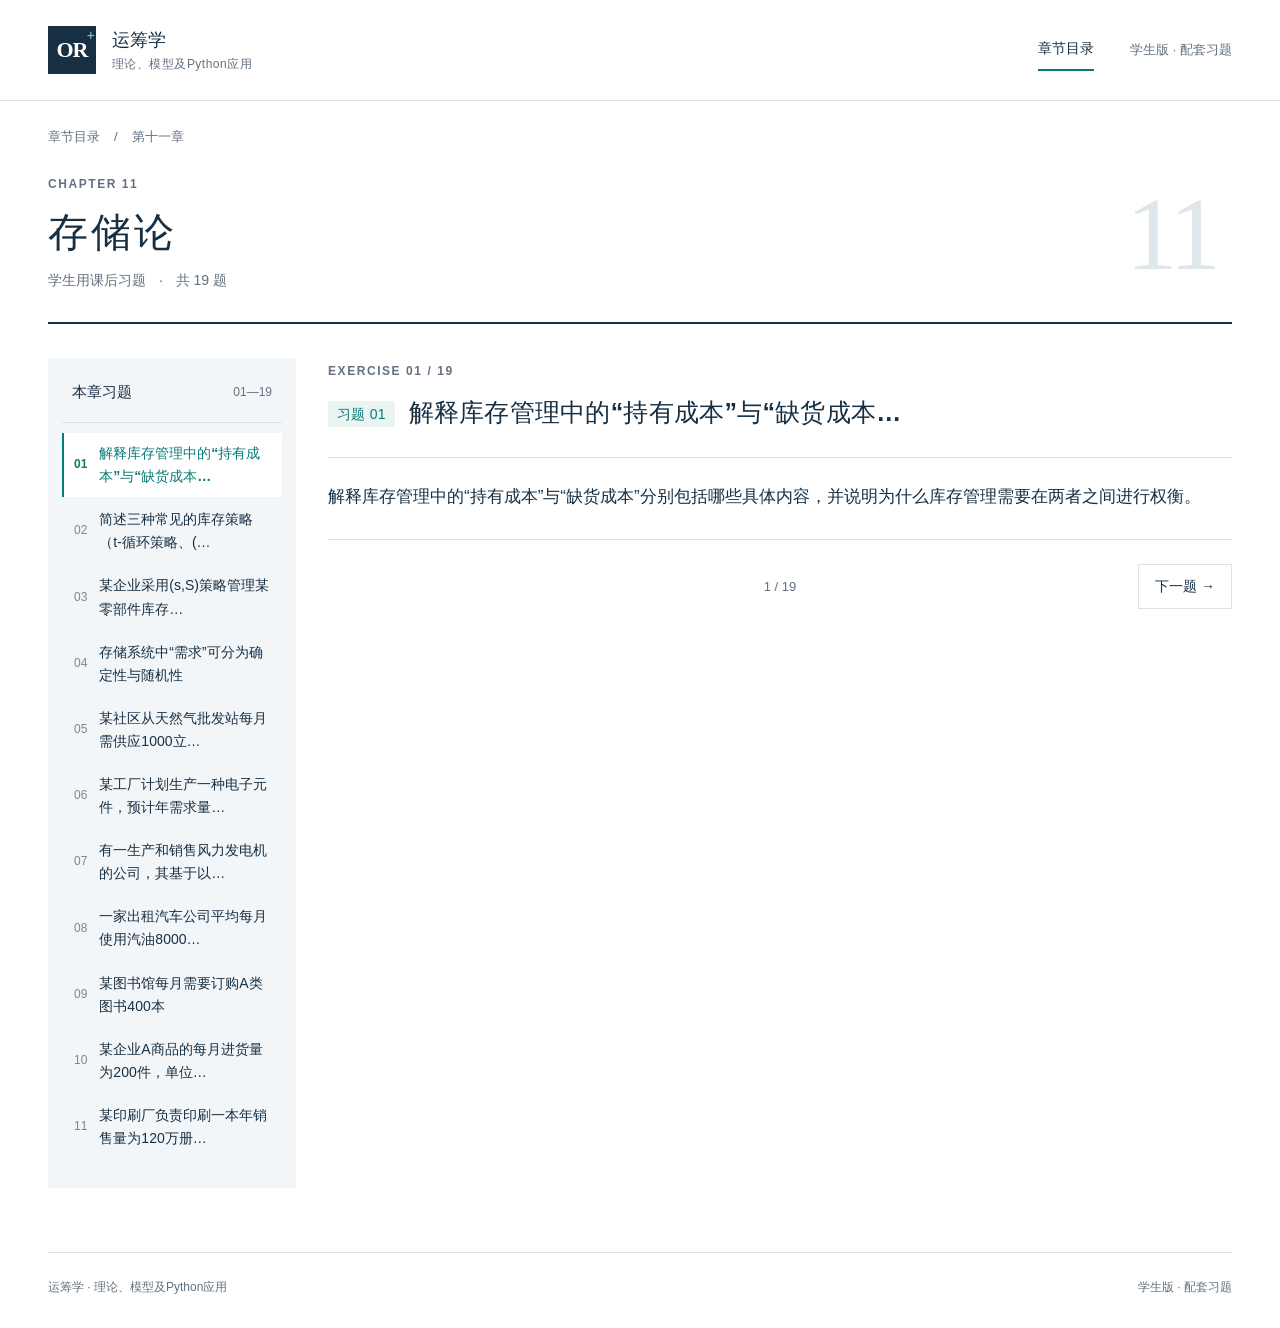
<file: chapter-11.html>
<!doctype html><html lang="zh-CN"><head><meta charset="UTF-8"><meta name="viewport" content="width=device-width,initial-scale=1"><meta name="description" content="《运筹学 理论、模型及Python应用》学生用配套习题。"><title>第十一章 存储论 · 运筹学配套学习资源</title><link rel="stylesheet" href="styles.css"><link rel="icon" href="favicon.svg" type="image/svg+xml"></head><body><a class="skip-link" href="#main">跳至正文</a><header class="site-header"><a class="brand" href="index.html" aria-label="返回教材首页"><span class="brand-symbol">OR<span>+</span></span><span class="brand-name">运筹学<span>理论、模型及Python应用</span></span></a><nav aria-label="主导航"><a href="index.html">章节目录</a><span class="edition">学生版 · 配套习题</span></nav></header><main id="main" class="chapter-page"><div class="breadcrumb"><a href="index.html">章节目录</a><span aria-hidden="true">/</span><span>第十一章</span></div><section class="chapter-intro"><div><p class="eyebrow">CHAPTER 11</p><h1>存储论</h1><p>学生用课后习题 <span>·</span> 共 19 题</p></div><span class="chapter-watermark" aria-hidden="true">11</span></section><div class="reading-layout"><aside class="exercise-sidebar"><div class="sidebar-heading"><h2>本章习题</h2><span>01—19</span></div><nav aria-label="习题目录"><a href="#q1" data-question="1"><span>01</span>解释库存管理中的“持有成本”与“缺货成本…</a><a href="#q2" data-question="2"><span>02</span>简述三种常见的库存策略（t-循环策略、(…</a><a href="#q3" data-question="3"><span>03</span>某企业采用(s,S)策略管理某零部件库存…</a><a href="#q4" data-question="4"><span>04</span>存储系统中“需求”可分为确定性与随机性</a><a href="#q5" data-question="5"><span>05</span>某社区从天然气批发站每月需供应1000立…</a><a href="#q6" data-question="6"><span>06</span>某工厂计划生产一种电子元件，预计年需求量…</a><a href="#q7" data-question="7"><span>07</span>有一生产和销售风力发电机的公司，其基于以…</a><a href="#q8" data-question="8"><span>08</span>一家出租汽车公司平均每月使用汽油8000…</a><a href="#q9" data-question="9"><span>09</span>某图书馆每月需要订购A类图书400本</a><a href="#q10" data-question="10"><span>10</span>某企业A商品的每月进货量为200件，单位…</a><a href="#q11" data-question="11"><span>11</span>某印刷厂负责印刷一本年销售量为120万册…</a><a href="#q12" data-question="12"><span>12</span>某书店每月需要订购畅销书1200本，每本…</a><a href="#q13" data-question="13"><span>13</span>某医院药房每年需某种药1000瓶，每次订…</a><a href="#q14" data-question="14"><span>14</span>李姥姥经营了一家小卖部，生意不错</a><a href="#q15" data-question="15"><span>15</span>某厂对某种材料每月需求量的概率如下</a><a href="#q16" data-question="16"><span>16</span>工厂每年需某种零件6400个，每次订购费…</a><a href="#q17" data-question="17"><span>17</span>文具商店每半个月（15天）对商品进行一次…</a><a href="#q18" data-question="18"><span>18</span>某书店销售一种畅销书，进价为每本2.80…</a><a href="#q19" data-question="19"><span>19</span>某电子产品公司生产智能手表，公司直接从供…</a></nav></aside><div class="reading-main"><div class="mobile-jump"><label for="question-select">选择习题</label><select id="question-select"><option value="1">01 · 解释库存管理中的“持有成本”与“缺货成本…</option><option value="2">02 · 简述三种常见的库存策略（t-循环策略、(…</option><option value="3">03 · 某企业采用(s,S)策略管理某零部件库存…</option><option value="4">04 · 存储系统中“需求”可分为确定性与随机性</option><option value="5">05 · 某社区从天然气批发站每月需供应1000立…</option><option value="6">06 · 某工厂计划生产一种电子元件，预计年需求量…</option><option value="7">07 · 有一生产和销售风力发电机的公司，其基于以…</option><option value="8">08 · 一家出租汽车公司平均每月使用汽油8000…</option><option value="9">09 · 某图书馆每月需要订购A类图书400本</option><option value="10">10 · 某企业A商品的每月进货量为200件，单位…</option><option value="11">11 · 某印刷厂负责印刷一本年销售量为120万册…</option><option value="12">12 · 某书店每月需要订购畅销书1200本，每本…</option><option value="13">13 · 某医院药房每年需某种药1000瓶，每次订…</option><option value="14">14 · 李姥姥经营了一家小卖部，生意不错</option><option value="15">15 · 某厂对某种材料每月需求量的概率如下</option><option value="16">16 · 工厂每年需某种零件6400个，每次订购费…</option><option value="17">17 · 文具商店每半个月（15天）对商品进行一次…</option><option value="18">18 · 某书店销售一种畅销书，进价为每本2.80…</option><option value="19">19 · 某电子产品公司生产智能手表，公司直接从供…</option></select></div><div id="question-content"><article class="question" id="q1" aria-labelledby="q1-title"><div class="question-heading"><p class="eyebrow">EXERCISE 01 / 19</p><h2 id="q1-title"><span>习题 01</span>解释库存管理中的“持有成本”与“缺货成本…</h2></div><div class="question-body"><p>解释库存管理中的“持有成本”与“缺货成本”分别包括哪些具体内容，并说明为什么库存管理需要在两者之间进行权衡。</p></div></article><article class="question" id="q2" aria-labelledby="q2-title"><div class="question-heading"><p class="eyebrow">EXERCISE 02 / 19</p><h2 id="q2-title"><span>习题 02</span>简述三种常见的库存策略（t-循环策略、(…</h2></div><div class="question-body"><p>简述三种常见的库存策略（t-循环策略、(s,S)策略、(t,s,S)混合策略）的运作机制及其适用场景。</p></div></article><article class="question" id="q3" aria-labelledby="q3-title"><div class="question-heading"><p class="eyebrow">EXERCISE 03 / 19</p><h2 id="q3-title"><span>习题 03</span>某企业采用(s,S)策略管理某零部件库存…</h2></div><div class="question-body"><p>某企业采用(s,S)策略管理某零部件库存，设定
s=200件，S=500件。若当前库存为180件，应订购多少？若当前库存为250件，是否订购？请说明理由。</p></div></article><article class="question" id="q4" aria-labelledby="q4-title"><div class="question-heading"><p class="eyebrow">EXERCISE 04 / 19</p><h2 id="q4-title"><span>习题 04</span>存储系统中“需求”可分为确定性与随机性</h2></div><div class="question-body"><p>存储系统中“需求”可分为确定性与随机性。请结合生产与销售实例，分别说明两者特点，并分析随机性需求下库存管理的挑战。</p></div></article><article class="question" id="q5" aria-labelledby="q5-title"><div class="question-heading"><p class="eyebrow">EXERCISE 05 / 19</p><h2 id="q5-title"><span>习题 05</span>某社区从天然气批发站每月需供应1000立…</h2></div><div class="question-body"><p>某社区从天然气批发站每月需供应1000立方米天然气，每次订购成本为50元，如果订购的天然气储存到仓库，每立方米每月要付0.4元存储费，假设天然气的消耗是均匀连续发生的，且不允许缺货。</p>
<ol>
<li><p>求最佳的订购量与最低平均费用；</p></li>
<li><p>若每月需求量提高到4000立方米，试问最佳订购量比原来提高多少？</p></li>
</ol></div></article><article class="question" id="q6" aria-labelledby="q6-title"><div class="question-heading"><p class="eyebrow">EXERCISE 06 / 19</p><h2 id="q6-title"><span>习题 06</span>某工厂计划生产一种电子元件，预计年需求量…</h2></div><div class="question-body"><p>某工厂计划生产一种电子元件，预计年需求量为20000个，每个元件的成本为200元，每年的存储成本率为20%。每次生产准备费用为2000元，工厂的生产能力为每年40000个元件。假设工厂每年有240个工作日，每次生产的准备时间为15天。请使用不允许缺货的经济生产批量模型，计算：</p>
<ol>
<li><p>最优经济生产批量；</p></li>
<li><p>每年组织生产次数；</p></li>
<li><p>两次生产间隔时间；</p></li>
<li><p>每次生产所需时间；</p></li>
<li><p>最大存储水平；</p></li>
<li><p>生产和存储的全年总成本；</p></li>
<li><p>再订货点。</p></li>
</ol></div></article><article class="question" id="q7" aria-labelledby="q7-title"><div class="question-heading"><p class="eyebrow">EXERCISE 07 / 19</p><h2 id="q7-title"><span>习题 07</span>有一生产和销售风力发电机的公司，其基于以…</h2></div><div class="question-body"><p>有一生产和销售风力发电机的公司，其基于以往的销售记录和今后市场的预测，估计该风力发电机今年的需求量为4900台。一台风力发电机的存储费用为100万元，一台风力发电机的缺货费为200万元。这种风力发电机的生产能力为每年9800台，组织一次生产的准备费用为50万元。为了降低成本，该公司如何组织生产？要求：求出最佳生产量，相应的周期，最少年度费用，每年生产次数。</p></div></article><article class="question" id="q8" aria-labelledby="q8-title"><div class="question-heading"><p class="eyebrow">EXERCISE 08 / 19</p><h2 id="q8-title"><span>习题 08</span>一家出租汽车公司平均每月使用汽油8000…</h2></div><div class="question-body"><p>一家出租汽车公司平均每月使用汽油 8000 公升，汽油价格为每公升 1.05
元，每次定货费为 3000 元，保管费为每月每公升 0.03
元。试求最优策略及其费用。</p></div></article><article class="question" id="q9" aria-labelledby="q9-title"><div class="question-heading"><p class="eyebrow">EXERCISE 09 / 19</p><h2 id="q9-title"><span>习题 09</span>某图书馆每月需要订购A类图书400本</h2></div><div class="question-body"><p>某图书馆每月需要订购 A 类图书 400
本。该类图书由出版社直接供应，每月供应量为 800 本，每次订购的手续费为
100 元，每本图书的采购成本为 5 元，每月每本图书的存储费用为 0.5
元。试求图书馆对 A
类图书的存储策略及其费用，以及该类图书的订购周期与最高存储水平。</p></div></article><article class="question" id="q10" aria-labelledby="q10-title"><div class="question-heading"><p class="eyebrow">EXERCISE 10 / 19</p><h2 id="q10-title"><span>习题 10</span>某企业A商品的每月进货量为200件，单位…</h2></div><div class="question-body"><p>某企业 A 商品的每月进货量为 200 件，单位商品每月平均持有成本为 0.8
元，进货费用平均每次为 20 元。求经济进货批量与总库存成本。</p></div></article><article class="question" id="q11" aria-labelledby="q11-title"><div class="question-heading"><p class="eyebrow">EXERCISE 11 / 19</p><h2 id="q11-title"><span>习题 11</span>某印刷厂负责印刷一本年销售量为120万册…</h2></div><div class="question-body"><p>某印刷厂负责印刷一本年销售量为 120
万册的书，该厂每天的生产能力是几十万册，该书的销售是均匀的。若该厂只按每天销售印刷，则可使生产率与销售率同步，从而无库存，但每天印完此书又得换印刷别的书，其生产调节费为每天
2000 元。每万册书贮存一天的费用为 4.53 元，缺货一天的损失为 1.02
元，试分析比较缺货与不缺货的最优策略哪个比较好，并说明理由。</p></div></article><article class="question" id="q12" aria-labelledby="q12-title"><div class="question-heading"><p class="eyebrow">EXERCISE 12 / 19</p><h2 id="q12-title"><span>习题 12</span>某书店每月需要订购畅销书1200本，每本…</h2></div><div class="question-body"><p>某书店每月需要订购畅销书 1200 本，每本书定价为 150
元，不允许缺货。设每本书每月的存储费为 2%，每次订货费用为 1800
元，需要提前 7 天订货，每年的营业日为 365 天，请求出：</p>
<ol>
<li><p>经济订货批量；</p></li>
<li><p>再订货点；</p></li>
<li><p>两次订货所间隔时间；</p></li>
<li><p>每月订货和存储的总费用。</p></li>
</ol></div></article><article class="question" id="q13" aria-labelledby="q13-title"><div class="question-heading"><p class="eyebrow">EXERCISE 13 / 19</p><h2 id="q13-title"><span>习题 13</span>某医院药房每年需某种药1000瓶，每次订…</h2></div><div class="question-body"><p>某医院药房每年需某种药 1000 瓶，每次订货费 5 元，每瓶药每年的保管费为
0.40 元。制药厂规定每瓶药的单价为 2.50 元，其折扣条件为：</p>
<ul>
<li><p>定购 100 瓶，价格折扣率为 0.05</p></li>
<li><p>定购 300 瓶，价格折扣率为 0.10</p></li>
</ul>
<ol>
<li><p>该医院是否应接受制药厂的这个条件？最佳订货批量如何？</p></li>
<li><p>若医院每年对这种药的需要量为 100
瓶，其它数据不变，则应采用什么存贮策略？</p></li>
<li><p>若每年需要 400 瓶呢？</p></li>
</ol></div></article><article class="question" id="q14" aria-labelledby="q14-title"><div class="question-heading"><p class="eyebrow">EXERCISE 14 / 19</p><h2 id="q14-title"><span>习题 14</span>李姥姥经营了一家小卖部，生意不错</h2></div><div class="question-body"><p>李姥姥经营了一家小卖部，生意不错。可是李姥姥在啤酒订货上遇到了点小问题，她的店里啤酒一个月可以卖掉50箱，每次订货费为60元，每月每箱的存储费为40元。</p>
<ol>
<li><p>如果不允许缺货，且一订货就可以提货（送货时间可以忽略不计），那么李姥姥每隔多少时间订购一次，每次应订购多少箱啤酒？</p></li>
<li><p>如果每缺货一箱，李姥姥的损失为60元，且缺货不要求弥补，请问李姥姥该每隔多少时间订购一次，每次应订购多少箱啤酒？</p></li>
</ol></div></article><article class="question" id="q15" aria-labelledby="q15-title"><div class="question-heading"><p class="eyebrow">EXERCISE 15 / 19</p><h2 id="q15-title"><span>习题 15</span>某厂对某种材料每月需求量的概率如下</h2></div><div class="question-body"><p>某厂对某种材料每月需求量的概率如下：</p>
<div class="center">
<div class="table-scroll" tabindex="0" role="region" aria-label="题目数据表"><table>
<thead>
<tr>
<th style="text-align: center;">需求量（吨）</th>
<th style="text-align: center;">50</th>
<th style="text-align: center;">60</th>
<th style="text-align: center;">70</th>
<th style="text-align: center;">80</th>
<th style="text-align: center;">90</th>
<th style="text-align: center;">100</th>
<th style="text-align: center;">110</th>
<th style="text-align: center;">120</th>
</tr>
</thead>
<tbody>
<tr>
<td style="text-align: center;">概率</td>
<td style="text-align: center;">0.05</td>
<td style="text-align: center;">0.10</td>
<td style="text-align: center;">0.15</td>
<td style="text-align: center;">0.25</td>
<td style="text-align: center;">0.20</td>
<td style="text-align: center;">0.10</td>
<td style="text-align: center;">0.10</td>
<td style="text-align: center;">0.05</td>
</tr>
</tbody>
</table></div>
</div>
<p>每次订货费为 500 元，购置费为每吨 1000 元；每吨材料每月保管费为 50
元，缺货费为 1500 元。</p>
<ol>
<li><p>试求最优存货策略</p></li>
<li><p>若该厂上月末库存这种材料 50
吨，则本月运营费用为多少？又若上月末库存量为 70
吨呢？这两种情况各应采用什么存货策略？</p></li>
</ol></div></article><article class="question" id="q16" aria-labelledby="q16-title"><div class="question-heading"><p class="eyebrow">EXERCISE 16 / 19</p><h2 id="q16-title"><span>习题 16</span>工厂每年需某种零件6400个，每次订购费…</h2></div><div class="question-body"><p>工厂每年需某种零件6400个，每次订购费为150元，存贮费为每年每个3元。</p>
<ol>
<li><p>若工厂对此零件的需求是均匀的，且不允许缺货，问：每次订购多少个零件最佳？</p></li>
<li><p>若购买量在1～999个时，零件单价为3元；购买量在1000～1999个时，零件单价为2.9元；购买量在2000个或2000个以上时，零件单价为2.8元。问：在此情况下，如何采购最好？</p></li>
</ol></div></article><article class="question" id="q17" aria-labelledby="q17-title"><div class="question-heading"><p class="eyebrow">EXERCISE 17 / 19</p><h2 id="q17-title"><span>习题 17</span>文具商店每半个月（15天）对商品进行一次…</h2></div><div class="question-body"><p>文具商店每半个月（15天）对商品进行一次清货盘点，然后根据商品库存的数量向供应商订货，把以往的数据进行统计分析得知这种笔记本在这15天里的需求服从均值
<span class="math math-inline" role="math" aria-label="\mu = 280"><span aria-hidden="true"><mjx-container class="MathJax" jax="SVG"><svg style="vertical-align: -0.489ex;" xmlns="http://www.w3.org/2000/svg" width="7.775ex" height="1.995ex" role="img" focusable="false" viewBox="0 -666 3436.6 882"><g stroke="currentColor" fill="currentColor" stroke-width="0" transform="scale(1,-1)"><g data-mml-node="math"><g data-mml-node="mi"><path data-c="1D707" d="M58 -216Q44 -216 34 -208T23 -186Q23 -176 96 116T173 414Q186 442 219 442Q231 441 239 435T249 423T251 413Q251 401 220 279T187 142Q185 131 185 107V99Q185 26 252 26Q261 26 270 27T287 31T302 38T315 45T327 55T338 65T348 77T356 88T365 100L372 110L408 253Q444 395 448 404Q461 431 491 431Q504 431 512 424T523 412T525 402L449 84Q448 79 448 68Q448 43 455 35T476 26Q485 27 496 35Q517 55 537 131Q543 151 547 152Q549 153 557 153H561Q580 153 580 144Q580 138 575 117T555 63T523 13Q510 0 491 -8Q483 -10 467 -10Q446 -10 429 -4T402 11T385 29T376 44T374 51L368 45Q362 39 350 30T324 12T288 -4T246 -11Q199 -11 153 12L129 -85Q108 -167 104 -180T92 -202Q76 -216 58 -216Z"></path></g><g data-mml-node="mo" transform="translate(880.8,0)"><path data-c="3D" d="M56 347Q56 360 70 367H707Q722 359 722 347Q722 336 708 328L390 327H72Q56 332 56 347ZM56 153Q56 168 72 173H708Q722 163 722 153Q722 140 707 133H70Q56 140 56 153Z"></path></g><g data-mml-node="mn" transform="translate(1936.6,0)"><path data-c="32" d="M109 429Q82 429 66 447T50 491Q50 562 103 614T235 666Q326 666 387 610T449 465Q449 422 429 383T381 315T301 241Q265 210 201 149L142 93L218 92Q375 92 385 97Q392 99 409 186V189H449V186Q448 183 436 95T421 3V0H50V19V31Q50 38 56 46T86 81Q115 113 136 137Q145 147 170 174T204 211T233 244T261 278T284 308T305 340T320 369T333 401T340 431T343 464Q343 527 309 573T212 619Q179 619 154 602T119 569T109 550Q109 549 114 549Q132 549 151 535T170 489Q170 464 154 447T109 429Z"></path><path data-c="38" d="M70 417T70 494T124 618T248 666Q319 666 374 624T429 515Q429 485 418 459T392 417T361 389T335 371T324 363L338 354Q352 344 366 334T382 323Q457 264 457 174Q457 95 399 37T249 -22Q159 -22 101 29T43 155Q43 263 172 335L154 348Q133 361 127 368Q70 417 70 494ZM286 386L292 390Q298 394 301 396T311 403T323 413T334 425T345 438T355 454T364 471T369 491T371 513Q371 556 342 586T275 624Q268 625 242 625Q201 625 165 599T128 534Q128 511 141 492T167 463T217 431Q224 426 228 424L286 386ZM250 21Q308 21 350 55T392 137Q392 154 387 169T375 194T353 216T330 234T301 253T274 270Q260 279 244 289T218 306L210 311Q204 311 181 294T133 239T107 157Q107 98 150 60T250 21Z" transform="translate(500,0)"></path><path data-c="30" d="M96 585Q152 666 249 666Q297 666 345 640T423 548Q460 465 460 320Q460 165 417 83Q397 41 362 16T301 -15T250 -22Q224 -22 198 -16T137 16T82 83Q39 165 39 320Q39 494 96 585ZM321 597Q291 629 250 629Q208 629 178 597Q153 571 145 525T137 333Q137 175 145 125T181 46Q209 16 250 16Q290 16 318 46Q347 76 354 130T362 333Q362 478 354 524T321 597Z" transform="translate(1000,0)"></path></g></g></g></svg></mjx-container></span></span> 本，标准差 <span class="math math-inline" role="math" aria-label="\sigma = 40"><span aria-hidden="true"><mjx-container class="MathJax" jax="SVG"><svg style="vertical-align: -0.186ex;" xmlns="http://www.w3.org/2000/svg" width="6.571ex" height="1.717ex" role="img" focusable="false" viewBox="0 -677 2904.6 759"><g stroke="currentColor" fill="currentColor" stroke-width="0" transform="scale(1,-1)"><g data-mml-node="math"><g data-mml-node="mi"><path data-c="1D70E" d="M184 -11Q116 -11 74 34T31 147Q31 247 104 333T274 430Q275 431 414 431H552Q553 430 555 429T559 427T562 425T565 422T567 420T569 416T570 412T571 407T572 401Q572 357 507 357Q500 357 490 357T476 358H416L421 348Q439 310 439 263Q439 153 359 71T184 -11ZM361 278Q361 358 276 358Q152 358 115 184Q114 180 114 178Q106 141 106 117Q106 67 131 47T188 26Q242 26 287 73Q316 103 334 153T356 233T361 278Z"></path></g><g data-mml-node="mo" transform="translate(848.8,0)"><path data-c="3D" d="M56 347Q56 360 70 367H707Q722 359 722 347Q722 336 708 328L390 327H72Q56 332 56 347ZM56 153Q56 168 72 173H708Q722 163 722 153Q722 140 707 133H70Q56 140 56 153Z"></path></g><g data-mml-node="mn" transform="translate(1904.6,0)"><path data-c="34" d="M462 0Q444 3 333 3Q217 3 199 0H190V46H221Q241 46 248 46T265 48T279 53T286 61Q287 63 287 115V165H28V211L179 442Q332 674 334 675Q336 677 355 677H373L379 671V211H471V165H379V114Q379 73 379 66T385 54Q393 47 442 46H471V0H462ZM293 211V545L74 212L183 211H293Z"></path><path data-c="30" d="M96 585Q152 666 249 666Q297 666 345 640T423 548Q460 465 460 320Q460 165 417 83Q397 41 362 16T301 -15T250 -22Q224 -22 198 -16T137 16T82 83Q39 165 39 320Q39 494 96 585ZM321 597Q291 629 250 629Q208 629 178 597Q153 571 145 525T137 333Q137 175 145 125T181 46Q209 16 250 16Q290 16 318 46Q347 76 354 130T362 333Q362 478 354 524T321 597Z" transform="translate(500,0)"></path></g></g></g></svg></mjx-container></span></span>
本的正态分布。公司规定其服务水平为允许由于存储量不足造成的缺货情况为
10%，请确定其存储补充水平 <span class="math math-inline" role="math" aria-label="M"><span aria-hidden="true"><mjx-container class="MathJax" jax="SVG"><svg style="vertical-align: 0;" xmlns="http://www.w3.org/2000/svg" width="2.378ex" height="1.545ex" role="img" focusable="false" viewBox="0 -683 1051 683"><g stroke="currentColor" fill="currentColor" stroke-width="0" transform="scale(1,-1)"><g data-mml-node="math"><g data-mml-node="mi"><path data-c="1D440" d="M289 629Q289 635 232 637Q208 637 201 638T194 648Q194 649 196 659Q197 662 198 666T199 671T201 676T203 679T207 681T212 683T220 683T232 684Q238 684 262 684T307 683Q386 683 398 683T414 678Q415 674 451 396L487 117L510 154Q534 190 574 254T662 394Q837 673 839 675Q840 676 842 678T846 681L852 683H948Q965 683 988 683T1017 684Q1051 684 1051 673Q1051 668 1048 656T1045 643Q1041 637 1008 637Q968 636 957 634T939 623Q936 618 867 340T797 59Q797 55 798 54T805 50T822 48T855 46H886Q892 37 892 35Q892 19 885 5Q880 0 869 0Q864 0 828 1T736 2Q675 2 644 2T609 1Q592 1 592 11Q592 13 594 25Q598 41 602 43T625 46Q652 46 685 49Q699 52 704 61Q706 65 742 207T813 490T848 631L654 322Q458 10 453 5Q451 4 449 3Q444 0 433 0Q418 0 415 7Q413 11 374 317L335 624L267 354Q200 88 200 79Q206 46 272 46H282Q288 41 289 37T286 19Q282 3 278 1Q274 0 267 0Q265 0 255 0T221 1T157 2Q127 2 95 1T58 0Q43 0 39 2T35 11Q35 13 38 25T43 40Q45 46 65 46Q135 46 154 86Q158 92 223 354T289 629Z"></path></g></g></g></svg></mjx-container></span></span>。</p></div></article><article class="question" id="q18" aria-labelledby="q18-title"><div class="question-heading"><p class="eyebrow">EXERCISE 18 / 19</p><h2 id="q18-title"><span>习题 18</span>某书店销售一种畅销书，进价为每本2.80…</h2></div><div class="question-body"><p>某书店销售一种畅销书，进价为每本 2.80 元，售价为每本 4.50
元。如果当天销售不出去，书店只能以每本 1
元的价格处理。根据以往的经验，这种书的需求近似服从均匀分布，最低需求为
600 本，最高需求为 1000 本。</p>
<ol>
<li><p>该书店每天应进货多少本畅销书，才能使该书店获利的期望值为最大？</p></li>
<li><p>这时，该书店缺货的概率为多少？</p></li>
</ol></div></article><article class="question" id="q19" aria-labelledby="q19-title"><div class="question-heading"><p class="eyebrow">EXERCISE 19 / 19</p><h2 id="q19-title"><span>习题 19</span>某电子产品公司生产智能手表，公司直接从供…</h2></div><div class="question-body"><p>某电子产品公司生产智能手表，公司直接从供应商处进货。通常情况下，从签订合同后一个月（30天）收到货物。根据以往统计分析，知道在一个月里此种智能手表的需求量服从以均值
<span class="math math-inline" role="math" aria-label="\mu = 500"><span aria-hidden="true"><mjx-container class="MathJax" jax="SVG"><svg style="vertical-align: -0.489ex;" xmlns="http://www.w3.org/2000/svg" width="7.775ex" height="1.995ex" role="img" focusable="false" viewBox="0 -666 3436.6 882"><g stroke="currentColor" fill="currentColor" stroke-width="0" transform="scale(1,-1)"><g data-mml-node="math"><g data-mml-node="mi"><path data-c="1D707" d="M58 -216Q44 -216 34 -208T23 -186Q23 -176 96 116T173 414Q186 442 219 442Q231 441 239 435T249 423T251 413Q251 401 220 279T187 142Q185 131 185 107V99Q185 26 252 26Q261 26 270 27T287 31T302 38T315 45T327 55T338 65T348 77T356 88T365 100L372 110L408 253Q444 395 448 404Q461 431 491 431Q504 431 512 424T523 412T525 402L449 84Q448 79 448 68Q448 43 455 35T476 26Q485 27 496 35Q517 55 537 131Q543 151 547 152Q549 153 557 153H561Q580 153 580 144Q580 138 575 117T555 63T523 13Q510 0 491 -8Q483 -10 467 -10Q446 -10 429 -4T402 11T385 29T376 44T374 51L368 45Q362 39 350 30T324 12T288 -4T246 -11Q199 -11 153 12L129 -85Q108 -167 104 -180T92 -202Q76 -216 58 -216Z"></path></g><g data-mml-node="mo" transform="translate(880.8,0)"><path data-c="3D" d="M56 347Q56 360 70 367H707Q722 359 722 347Q722 336 708 328L390 327H72Q56 332 56 347ZM56 153Q56 168 72 173H708Q722 163 722 153Q722 140 707 133H70Q56 140 56 153Z"></path></g><g data-mml-node="mn" transform="translate(1936.6,0)"><path data-c="35" d="M164 157Q164 133 148 117T109 101H102Q148 22 224 22Q294 22 326 82Q345 115 345 210Q345 313 318 349Q292 382 260 382H254Q176 382 136 314Q132 307 129 306T114 304Q97 304 95 310Q93 314 93 485V614Q93 664 98 664Q100 666 102 666Q103 666 123 658T178 642T253 634Q324 634 389 662Q397 666 402 666Q410 666 410 648V635Q328 538 205 538Q174 538 149 544L139 546V374Q158 388 169 396T205 412T256 420Q337 420 393 355T449 201Q449 109 385 44T229 -22Q148 -22 99 32T50 154Q50 178 61 192T84 210T107 214Q132 214 148 197T164 157Z"></path><path data-c="30" d="M96 585Q152 666 249 666Q297 666 345 640T423 548Q460 465 460 320Q460 165 417 83Q397 41 362 16T301 -15T250 -22Q224 -22 198 -16T137 16T82 83Q39 165 39 320Q39 494 96 585ZM321 597Q291 629 250 629Q208 629 178 597Q153 571 145 525T137 333Q137 175 145 125T181 46Q209 16 250 16Q290 16 318 46Q347 76 354 130T362 333Q362 478 354 524T321 597Z" transform="translate(500,0)"></path><path data-c="30" d="M96 585Q152 666 249 666Q297 666 345 640T423 548Q460 465 460 320Q460 165 417 83Q397 41 362 16T301 -15T250 -22Q224 -22 198 -16T137 16T82 83Q39 165 39 320Q39 494 96 585ZM321 597Q291 629 250 629Q208 629 178 597Q153 571 145 525T137 333Q137 175 145 125T181 46Q209 16 250 16Q290 16 318 46Q347 76 354 130T362 333Q362 478 354 524T321 597Z" transform="translate(1000,0)"></path></g></g></g></svg></mjx-container></span></span> 只，标准差为 <span class="math math-inline" role="math" aria-label="50"><span aria-hidden="true"><mjx-container class="MathJax" jax="SVG"><svg style="vertical-align: -0.05ex;" xmlns="http://www.w3.org/2000/svg" width="2.262ex" height="1.557ex" role="img" focusable="false" viewBox="0 -666 1000 688"><g stroke="currentColor" fill="currentColor" stroke-width="0" transform="scale(1,-1)"><g data-mml-node="math"><g data-mml-node="mn"><path data-c="35" d="M164 157Q164 133 148 117T109 101H102Q148 22 224 22Q294 22 326 82Q345 115 345 210Q345 313 318 349Q292 382 260 382H254Q176 382 136 314Q132 307 129 306T114 304Q97 304 95 310Q93 314 93 485V614Q93 664 98 664Q100 666 102 666Q103 666 123 658T178 642T253 634Q324 634 389 662Q397 666 402 666Q410 666 410 648V635Q328 538 205 538Q174 538 149 544L139 546V374Q158 388 169 396T205 412T256 420Q337 420 393 355T449 201Q449 109 385 44T229 -22Q148 -22 99 32T50 154Q50 178 61 192T84 210T107 214Q132 214 148 197T164 157Z"></path><path data-c="30" d="M96 585Q152 666 249 666Q297 666 345 640T423 548Q460 465 460 320Q460 165 417 83Q397 41 362 16T301 -15T250 -22Q224 -22 198 -16T137 16T82 83Q39 165 39 320Q39 494 96 585ZM321 597Q291 629 250 629Q208 629 178 597Q153 571 145 525T137 333Q137 175 145 125T181 46Q209 16 250 16Q290 16 318 46Q347 76 354 130T362 333Q362 478 354 524T321 597Z" transform="translate(500,0)"></path></g></g></g></svg></mjx-container></span></span> 只的正态分布。又知道每次订货费为 <span class="math math-inline" role="math" aria-label="2000"><span aria-hidden="true"><mjx-container class="MathJax" jax="SVG"><svg style="vertical-align: -0.05ex;" xmlns="http://www.w3.org/2000/svg" width="4.525ex" height="1.557ex" role="img" focusable="false" viewBox="0 -666 2000 688"><g stroke="currentColor" fill="currentColor" stroke-width="0" transform="scale(1,-1)"><g data-mml-node="math"><g data-mml-node="mn"><path data-c="32" d="M109 429Q82 429 66 447T50 491Q50 562 103 614T235 666Q326 666 387 610T449 465Q449 422 429 383T381 315T301 241Q265 210 201 149L142 93L218 92Q375 92 385 97Q392 99 409 186V189H449V186Q448 183 436 95T421 3V0H50V19V31Q50 38 56 46T86 81Q115 113 136 137Q145 147 170 174T204 211T233 244T261 278T284 308T305 340T320 369T333 401T340 431T343 464Q343 527 309 573T212 619Q179 619 154 602T119 569T109 550Q109 549 114 549Q132 549 151 535T170 489Q170 464 154 447T109 429Z"></path><path data-c="30" d="M96 585Q152 666 249 666Q297 666 345 640T423 548Q460 465 460 320Q460 165 417 83Q397 41 362 16T301 -15T250 -22Q224 -22 198 -16T137 16T82 83Q39 165 39 320Q39 494 96 585ZM321 597Q291 629 250 629Q208 629 178 597Q153 571 145 525T137 333Q137 175 145 125T181 46Q209 16 250 16Q290 16 318 46Q347 76 354 130T362 333Q362 478 354 524T321 597Z" transform="translate(500,0)"></path><path data-c="30" d="M96 585Q152 666 249 666Q297 666 345 640T423 548Q460 465 460 320Q460 165 417 83Q397 41 362 16T301 -15T250 -22Q224 -22 198 -16T137 16T82 83Q39 165 39 320Q39 494 96 585ZM321 597Q291 629 250 629Q208 629 178 597Q153 571 145 525T137 333Q137 175 145 125T181 46Q209 16 250 16Q290 16 318 46Q347 76 354 130T362 333Q362 478 354 524T321 597Z" transform="translate(1000,0)"></path><path data-c="30" d="M96 585Q152 666 249 666Q297 666 345 640T423 548Q460 465 460 320Q460 165 417 83Q397 41 362 16T301 -15T250 -22Q224 -22 198 -16T137 16T82 83Q39 165 39 320Q39 494 96 585ZM321 597Q291 629 250 629Q208 629 178 597Q153 571 145 525T137 333Q137 175 145 125T181 46Q209 16 250 16Q290 16 318 46Q347 76 354 130T362 333Q362 478 354 524T321 597Z" transform="translate(1500,0)"></path></g></g></g></svg></mjx-container></span></span> 元，每只智能手表的成本为 <span class="math math-inline" role="math" aria-label="800"><span aria-hidden="true"><mjx-container class="MathJax" jax="SVG"><svg style="vertical-align: -0.05ex;" xmlns="http://www.w3.org/2000/svg" width="3.394ex" height="1.557ex" role="img" focusable="false" viewBox="0 -666 1500 688"><g stroke="currentColor" fill="currentColor" stroke-width="0" transform="scale(1,-1)"><g data-mml-node="math"><g data-mml-node="mn"><path data-c="38" d="M70 417T70 494T124 618T248 666Q319 666 374 624T429 515Q429 485 418 459T392 417T361 389T335 371T324 363L338 354Q352 344 366 334T382 323Q457 264 457 174Q457 95 399 37T249 -22Q159 -22 101 29T43 155Q43 263 172 335L154 348Q133 361 127 368Q70 417 70 494ZM286 386L292 390Q298 394 301 396T311 403T323 413T334 425T345 438T355 454T364 471T369 491T371 513Q371 556 342 586T275 624Q268 625 242 625Q201 625 165 599T128 534Q128 511 141 492T167 463T217 431Q224 426 228 424L286 386ZM250 21Q308 21 350 55T392 137Q392 154 387 169T375 194T353 216T330 234T301 253T274 270Q260 279 244 289T218 306L210 311Q204 311 181 294T133 239T107 157Q107 98 150 60T250 21Z"></path><path data-c="30" d="M96 585Q152 666 249 666Q297 666 345 640T423 548Q460 465 460 320Q460 165 417 83Q397 41 362 16T301 -15T250 -22Q224 -22 198 -16T137 16T82 83Q39 165 39 320Q39 494 96 585ZM321 597Q291 629 250 629Q208 629 178 597Q153 571 145 525T137 333Q137 175 145 125T181 46Q209 16 250 16Q290 16 318 46Q347 76 354 130T362 333Q362 478 354 524T321 597Z" transform="translate(500,0)"></path><path data-c="30" d="M96 585Q152 666 249 666Q297 666 345 640T423 548Q460 465 460 320Q460 165 417 83Q397 41 362 16T301 -15T250 -22Q224 -22 198 -16T137 16T82 83Q39 165 39 320Q39 494 96 585ZM321 597Q291 629 250 629Q208 629 178 597Q153 571 145 525T137 333Q137 175 145 125T181 46Q209 16 250 16Q290 16 318 46Q347 76 354 130T362 333Q362 478 354 524T321 597Z" transform="translate(1000,0)"></path></g></g></g></svg></mjx-container></span></span> 元，存储一年的存储费为成本的 <span class="math math-inline" role="math" aria-label="30\%"><span aria-hidden="true"><mjx-container class="MathJax" jax="SVG"><svg style="vertical-align: -0.127ex;" xmlns="http://www.w3.org/2000/svg" width="4.147ex" height="1.824ex" role="img" focusable="false" viewBox="0 -750 1833 806"><g stroke="currentColor" fill="currentColor" stroke-width="0" transform="scale(1,-1)"><g data-mml-node="math"><g data-mml-node="mn"><path data-c="33" d="M127 463Q100 463 85 480T69 524Q69 579 117 622T233 665Q268 665 277 664Q351 652 390 611T430 522Q430 470 396 421T302 350L299 348Q299 347 308 345T337 336T375 315Q457 262 457 175Q457 96 395 37T238 -22Q158 -22 100 21T42 130Q42 158 60 175T105 193Q133 193 151 175T169 130Q169 119 166 110T159 94T148 82T136 74T126 70T118 67L114 66Q165 21 238 21Q293 21 321 74Q338 107 338 175V195Q338 290 274 322Q259 328 213 329L171 330L168 332Q166 335 166 348Q166 366 174 366Q202 366 232 371Q266 376 294 413T322 525V533Q322 590 287 612Q265 626 240 626Q208 626 181 615T143 592T132 580H135Q138 579 143 578T153 573T165 566T175 555T183 540T186 520Q186 498 172 481T127 463Z"></path><path data-c="30" d="M96 585Q152 666 249 666Q297 666 345 640T423 548Q460 465 460 320Q460 165 417 83Q397 41 362 16T301 -15T250 -22Q224 -22 198 -16T137 16T82 83Q39 165 39 320Q39 494 96 585ZM321 597Q291 629 250 629Q208 629 178 597Q153 571 145 525T137 333Q137 175 145 125T181 46Q209 16 250 16Q290 16 318 46Q347 76 354 130T362 333Q362 478 354 524T321 597Z" transform="translate(500,0)"></path></g><g data-mml-node="mi" transform="translate(1000,0)"><path data-c="25" d="M465 605Q428 605 394 614T340 632T319 641Q332 608 332 548Q332 458 293 403T202 347Q145 347 101 402T56 548Q56 637 101 693T202 750Q241 750 272 719Q359 642 464 642Q580 642 650 732Q662 748 668 749Q670 750 673 750Q682 750 688 743T693 726Q178 -47 170 -52Q166 -56 160 -56Q147 -56 142 -45Q137 -36 142 -27Q143 -24 363 304Q469 462 525 546T581 630Q528 605 465 605ZM207 385Q235 385 263 427T292 548Q292 617 267 664T200 712Q193 712 186 709T167 698T147 668T134 615Q132 595 132 548V527Q132 436 165 403Q183 385 203 385H207ZM500 146Q500 234 544 290T647 347Q699 347 737 292T776 146T737 0T646 -56Q590 -56 545 0T500 146ZM651 -18Q679 -18 707 24T736 146Q736 215 711 262T644 309Q637 309 630 306T611 295T591 265T578 212Q577 200 577 146V124Q577 -18 647 -18H651Z"></path></g></g></g></svg></mjx-container></span></span>。公司规定服务水平为允许由于存储量不够造成的缺货情况为
<span class="math math-inline" role="math" aria-label="3\%"><span aria-hidden="true"><mjx-container class="MathJax" jax="SVG"><svg style="vertical-align: -0.127ex;" xmlns="http://www.w3.org/2000/svg" width="3.016ex" height="1.824ex" role="img" focusable="false" viewBox="0 -750 1333 806"><g stroke="currentColor" fill="currentColor" stroke-width="0" transform="scale(1,-1)"><g data-mml-node="math"><g data-mml-node="mn"><path data-c="33" d="M127 463Q100 463 85 480T69 524Q69 579 117 622T233 665Q268 665 277 664Q351 652 390 611T430 522Q430 470 396 421T302 350L299 348Q299 347 308 345T337 336T375 315Q457 262 457 175Q457 96 395 37T238 -22Q158 -22 100 21T42 130Q42 158 60 175T105 193Q133 193 151 175T169 130Q169 119 166 110T159 94T148 82T136 74T126 70T118 67L114 66Q165 21 238 21Q293 21 321 74Q338 107 338 175V195Q338 290 274 322Q259 328 213 329L171 330L168 332Q166 335 166 348Q166 366 174 366Q202 366 232 371Q266 376 294 413T322 525V533Q322 590 287 612Q265 626 240 626Q208 626 181 615T143 592T132 580H135Q138 579 143 578T153 573T165 566T175 555T183 540T186 520Q186 498 172 481T127 463Z"></path></g><g data-mml-node="mi" transform="translate(500,0)"><path data-c="25" d="M465 605Q428 605 394 614T340 632T319 641Q332 608 332 548Q332 458 293 403T202 347Q145 347 101 402T56 548Q56 637 101 693T202 750Q241 750 272 719Q359 642 464 642Q580 642 650 732Q662 748 668 749Q670 750 673 750Q682 750 688 743T693 726Q178 -47 170 -52Q166 -56 160 -56Q147 -56 142 -45Q137 -36 142 -27Q143 -24 363 304Q469 462 525 546T581 630Q528 605 465 605ZM207 385Q235 385 263 427T292 548Q292 617 267 664T200 712Q193 712 186 709T167 698T147 668T134 615Q132 595 132 548V527Q132 436 165 403Q183 385 203 385H207ZM500 146Q500 234 544 290T647 347Q699 347 737 292T776 146T737 0T646 -56Q590 -56 545 0T500 146ZM651 -18Q679 -18 707 24T736 146Q736 215 711 262T644 309Q637 309 630 306T611 295T591 265T578 212Q577 200 577 146V124Q577 -18 647 -18H651Z"></path></g></g></g></svg></mjx-container></span></span>。公司应如何制定存储策略，使得一年的存储费和订货费的总和最少？</p></div></article></div><nav class="question-pagination" aria-label="题目翻页" hidden><a id="previous" href="#q1">← 上一题</a><span id="position" aria-live="polite">1 / 19</span><a id="next" href="#q2">下一题 →</a></nav></div></div></main><footer class="site-footer"><span>运筹学 · 理论、模型及Python应用</span><span>学生版 · 配套习题</span></footer><script src="app.js"></script></body></html>
</file>
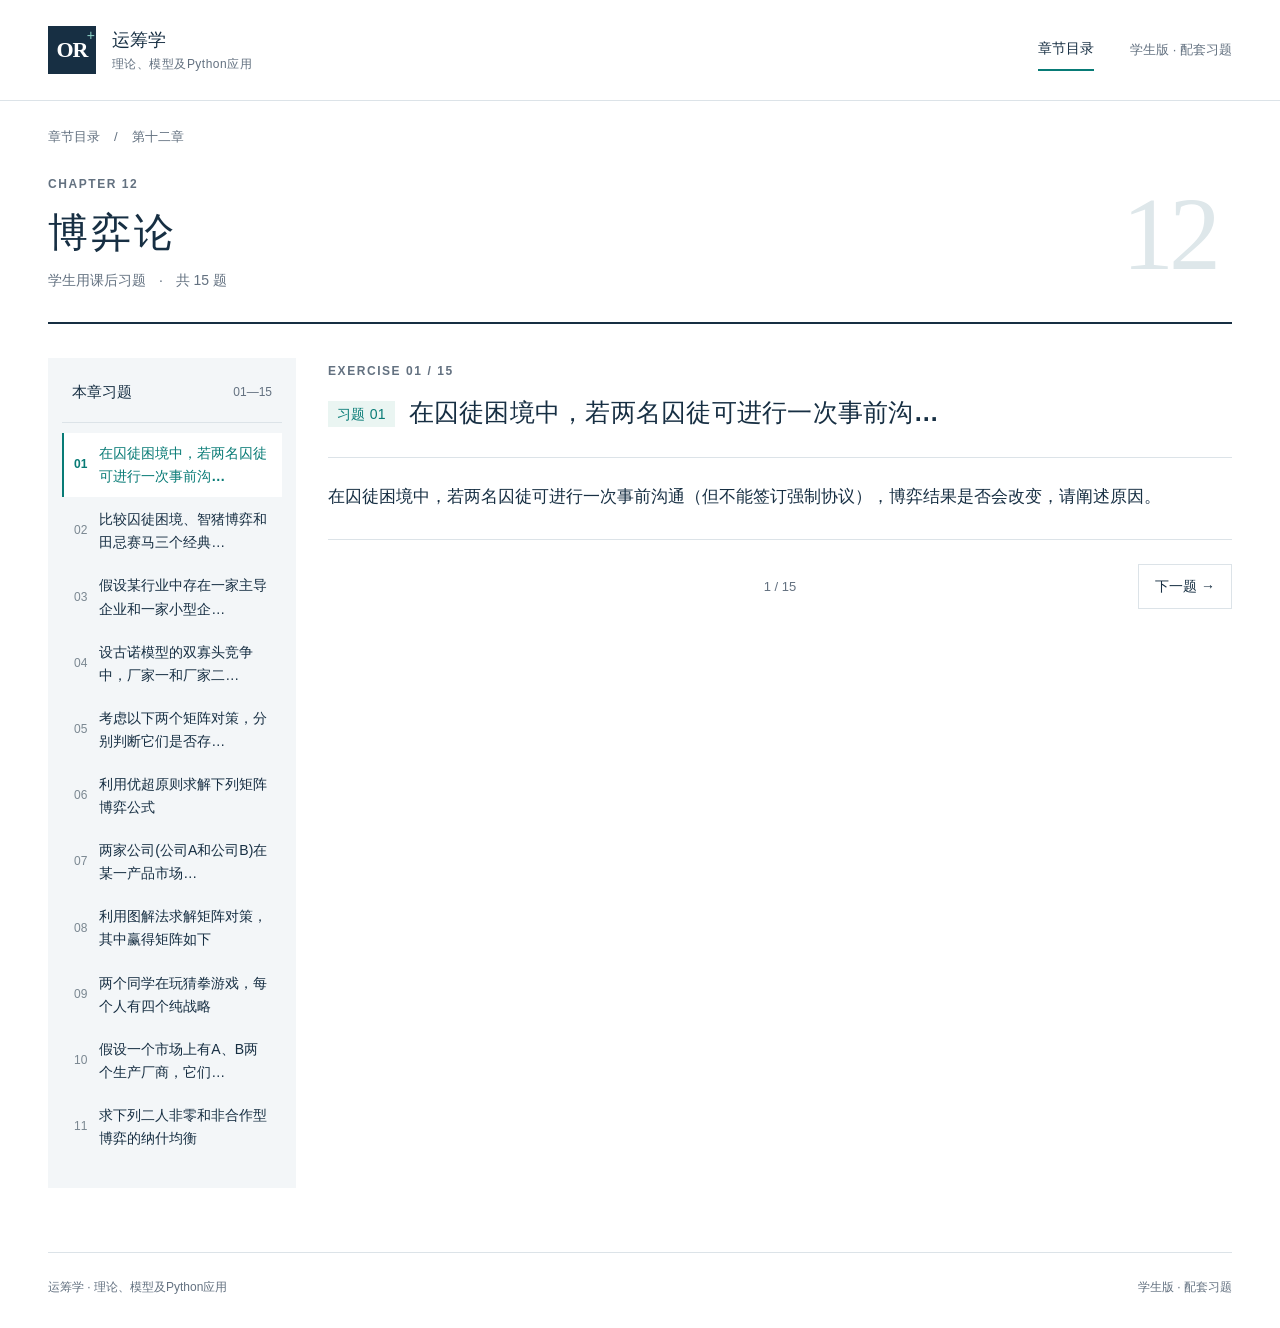
<file: chapter-12.html>
<!doctype html><html lang="zh-CN"><head><meta charset="UTF-8"><meta name="viewport" content="width=device-width,initial-scale=1"><meta name="description" content="《运筹学 理论、模型及Python应用》学生用配套习题。"><title>第十二章 博弈论 · 运筹学配套学习资源</title><link rel="stylesheet" href="styles.css"><link rel="icon" href="favicon.svg" type="image/svg+xml"></head><body><a class="skip-link" href="#main">跳至正文</a><header class="site-header"><a class="brand" href="index.html" aria-label="返回教材首页"><span class="brand-symbol">OR<span>+</span></span><span class="brand-name">运筹学<span>理论、模型及Python应用</span></span></a><nav aria-label="主导航"><a href="index.html">章节目录</a><span class="edition">学生版 · 配套习题</span></nav></header><main id="main" class="chapter-page"><div class="breadcrumb"><a href="index.html">章节目录</a><span aria-hidden="true">/</span><span>第十二章</span></div><section class="chapter-intro"><div><p class="eyebrow">CHAPTER 12</p><h1>博弈论</h1><p>学生用课后习题 <span>·</span> 共 15 题</p></div><span class="chapter-watermark" aria-hidden="true">12</span></section><div class="reading-layout"><aside class="exercise-sidebar"><div class="sidebar-heading"><h2>本章习题</h2><span>01—15</span></div><nav aria-label="习题目录"><a href="#q1" data-question="1"><span>01</span>在囚徒困境中，若两名囚徒可进行一次事前沟…</a><a href="#q2" data-question="2"><span>02</span>比较囚徒困境、智猪博弈和田忌赛马三个经典…</a><a href="#q3" data-question="3"><span>03</span>假设某行业中存在一家主导企业和一家小型企…</a><a href="#q4" data-question="4"><span>04</span>设古诺模型的双寡头竞争中，厂家一和厂家二…</a><a href="#q5" data-question="5"><span>05</span>考虑以下两个矩阵对策，分别判断它们是否存…</a><a href="#q6" data-question="6"><span>06</span>利用优超原则求解下列矩阵博弈公式</a><a href="#q7" data-question="7"><span>07</span>两家公司(公司A和公司B)在某一产品市场…</a><a href="#q8" data-question="8"><span>08</span>利用图解法求解矩阵对策，其中赢得矩阵如下</a><a href="#q9" data-question="9"><span>09</span>两个同学在玩猜拳游戏，每个人有四个纯战略</a><a href="#q10" data-question="10"><span>10</span>假设一个市场上有A、B两个生产厂商，它们…</a><a href="#q11" data-question="11"><span>11</span>求下列二人非零和非合作型博弈的纳什均衡</a><a href="#q12" data-question="12"><span>12</span>某城市有A、B和C三个区，A区有40%的…</a><a href="#q13" data-question="13"><span>13</span>已知一个地区选民的观点标准分布于公式上，…</a><a href="#q14" data-question="14"><span>14</span>某城市有X、Y、Z三个社区，分别居住着该…</a><a href="#q15" data-question="15"><span>15</span>甲、乙两人分别有红、蓝、绿三种颜色的卡片…</a></nav></aside><div class="reading-main"><div class="mobile-jump"><label for="question-select">选择习题</label><select id="question-select"><option value="1">01 · 在囚徒困境中，若两名囚徒可进行一次事前沟…</option><option value="2">02 · 比较囚徒困境、智猪博弈和田忌赛马三个经典…</option><option value="3">03 · 假设某行业中存在一家主导企业和一家小型企…</option><option value="4">04 · 设古诺模型的双寡头竞争中，厂家一和厂家二…</option><option value="5">05 · 考虑以下两个矩阵对策，分别判断它们是否存…</option><option value="6">06 · 利用优超原则求解下列矩阵博弈公式</option><option value="7">07 · 两家公司(公司A和公司B)在某一产品市场…</option><option value="8">08 · 利用图解法求解矩阵对策，其中赢得矩阵如下</option><option value="9">09 · 两个同学在玩猜拳游戏，每个人有四个纯战略</option><option value="10">10 · 假设一个市场上有A、B两个生产厂商，它们…</option><option value="11">11 · 求下列二人非零和非合作型博弈的纳什均衡</option><option value="12">12 · 某城市有A、B和C三个区，A区有40%的…</option><option value="13">13 · 已知一个地区选民的观点标准分布于公式上，…</option><option value="14">14 · 某城市有X、Y、Z三个社区，分别居住着该…</option><option value="15">15 · 甲、乙两人分别有红、蓝、绿三种颜色的卡片…</option></select></div><div id="question-content"><article class="question" id="q1" aria-labelledby="q1-title"><div class="question-heading"><p class="eyebrow">EXERCISE 01 / 15</p><h2 id="q1-title"><span>习题 01</span>在囚徒困境中，若两名囚徒可进行一次事前沟…</h2></div><div class="question-body"><p>在囚徒困境中，若两名囚徒可进行一次事前沟通（但不能签订强制协议），博弈结果是否会改变，请阐述原因。</p></div></article><article class="question" id="q2" aria-labelledby="q2-title"><div class="question-heading"><p class="eyebrow">EXERCISE 02 / 15</p><h2 id="q2-title"><span>习题 02</span>比较囚徒困境、智猪博弈和田忌赛马三个经典…</h2></div><div class="question-body"><p>比较囚徒困境、智猪博弈和田忌赛马三个经典模型在“局中人关系”“策略依存性”和“均衡结果特征”三个方面的异同。</p></div></article><article class="question" id="q3" aria-labelledby="q3-title"><div class="question-heading"><p class="eyebrow">EXERCISE 03 / 15</p><h2 id="q3-title"><span>习题 03</span>假设某行业中存在一家主导企业和一家小型企…</h2></div><div class="question-body"><p>假设某行业中存在一家主导企业和一家小型企业。主导企业决定是否投入巨资研发新一代产品，小型企业则选择是否跟进模仿。尝试仿照“智猪博弈”构建一个收益矩阵，并分析可能的均衡结果及其经济含义。</p></div></article><article class="question" id="q4" aria-labelledby="q4-title"><div class="question-heading"><p class="eyebrow">EXERCISE 04 / 15</p><h2 id="q4-title"><span>习题 04</span>设古诺模型的双寡头竞争中，厂家一和厂家二…</h2></div><div class="question-body"><p>设古诺模型的双寡头竞争中，厂家一和厂家二的决策产量分别为 <span class="math math-inline" role="math" aria-label="q_1"><span aria-hidden="true"><mjx-container class="MathJax" jax="SVG"><svg style="vertical-align: -0.439ex;" xmlns="http://www.w3.org/2000/svg" width="1.997ex" height="1.439ex" role="img" focusable="false" viewBox="0 -442 882.6 636"><g stroke="currentColor" fill="currentColor" stroke-width="0" transform="scale(1,-1)"><g data-mml-node="math"><g data-mml-node="msub"><g data-mml-node="mi"><path data-c="1D45E" d="M33 157Q33 258 109 349T280 441Q340 441 372 389Q373 390 377 395T388 406T404 418Q438 442 450 442Q454 442 457 439T460 434Q460 425 391 149Q320 -135 320 -139Q320 -147 365 -148H390Q396 -156 396 -157T393 -175Q389 -188 383 -194H370Q339 -192 262 -192Q234 -192 211 -192T174 -192T157 -193Q143 -193 143 -185Q143 -182 145 -170Q149 -154 152 -151T172 -148Q220 -148 230 -141Q238 -136 258 -53T279 32Q279 33 272 29Q224 -10 172 -10Q117 -10 75 30T33 157ZM352 326Q329 405 277 405Q242 405 210 374T160 293Q131 214 119 129Q119 126 119 118T118 106Q118 61 136 44T179 26Q233 26 290 98L298 109L352 326Z"></path></g><g data-mml-node="mn" transform="translate(479,-150) scale(0.707)"><path data-c="31" d="M213 578L200 573Q186 568 160 563T102 556H83V602H102Q149 604 189 617T245 641T273 663Q275 666 285 666Q294 666 302 660V361L303 61Q310 54 315 52T339 48T401 46H427V0H416Q395 3 257 3Q121 3 100 0H88V46H114Q136 46 152 46T177 47T193 50T201 52T207 57T213 61V578Z"></path></g></g></g></g></svg></mjx-container></span></span> 和 <span class="math math-inline" role="math" aria-label="q_2"><span aria-hidden="true"><mjx-container class="MathJax" jax="SVG"><svg style="vertical-align: -0.439ex;" xmlns="http://www.w3.org/2000/svg" width="1.997ex" height="1.439ex" role="img" focusable="false" viewBox="0 -442 882.6 636"><g stroke="currentColor" fill="currentColor" stroke-width="0" transform="scale(1,-1)"><g data-mml-node="math"><g data-mml-node="msub"><g data-mml-node="mi"><path data-c="1D45E" d="M33 157Q33 258 109 349T280 441Q340 441 372 389Q373 390 377 395T388 406T404 418Q438 442 450 442Q454 442 457 439T460 434Q460 425 391 149Q320 -135 320 -139Q320 -147 365 -148H390Q396 -156 396 -157T393 -175Q389 -188 383 -194H370Q339 -192 262 -192Q234 -192 211 -192T174 -192T157 -193Q143 -193 143 -185Q143 -182 145 -170Q149 -154 152 -151T172 -148Q220 -148 230 -141Q238 -136 258 -53T279 32Q279 33 272 29Q224 -10 172 -10Q117 -10 75 30T33 157ZM352 326Q329 405 277 405Q242 405 210 374T160 293Q131 214 119 129Q119 126 119 118T118 106Q118 61 136 44T179 26Q233 26 290 98L298 109L352 326Z"></path></g><g data-mml-node="mn" transform="translate(479,-150) scale(0.707)"><path data-c="32" d="M109 429Q82 429 66 447T50 491Q50 562 103 614T235 666Q326 666 387 610T449 465Q449 422 429 383T381 315T301 241Q265 210 201 149L142 93L218 92Q375 92 385 97Q392 99 409 186V189H449V186Q448 183 436 95T421 3V0H50V19V31Q50 38 56 46T86 81Q115 113 136 137Q145 147 170 174T204 211T233 244T261 278T284 308T305 340T320 369T333 401T340 431T343 464Q343 527 309 573T212 619Q179 619 154 602T119 569T109 550Q109 549 114 549Q132 549 151 535T170 489Q170 464 154 447T109 429Z"></path></g></g></g></g></svg></mjx-container></span></span>，市场出清价格为市场总产量的函数 <span class="math math-inline" role="math" aria-label="P=P(Q)=12-Q"><span aria-hidden="true"><mjx-container class="MathJax" jax="SVG"><svg style="vertical-align: -0.566ex;" xmlns="http://www.w3.org/2000/svg" width="19.8ex" height="2.262ex" role="img" focusable="false" viewBox="0 -750 8751.6 1000"><g stroke="currentColor" fill="currentColor" stroke-width="0" transform="scale(1,-1)"><g data-mml-node="math"><g data-mml-node="mi"><path data-c="1D443" d="M287 628Q287 635 230 637Q206 637 199 638T192 648Q192 649 194 659Q200 679 203 681T397 683Q587 682 600 680Q664 669 707 631T751 530Q751 453 685 389Q616 321 507 303Q500 302 402 301H307L277 182Q247 66 247 59Q247 55 248 54T255 50T272 48T305 46H336Q342 37 342 35Q342 19 335 5Q330 0 319 0Q316 0 282 1T182 2Q120 2 87 2T51 1Q33 1 33 11Q33 13 36 25Q40 41 44 43T67 46Q94 46 127 49Q141 52 146 61Q149 65 218 339T287 628ZM645 554Q645 567 643 575T634 597T609 619T560 635Q553 636 480 637Q463 637 445 637T416 636T404 636Q391 635 386 627Q384 621 367 550T332 412T314 344Q314 342 395 342H407H430Q542 342 590 392Q617 419 631 471T645 554Z"></path></g><g data-mml-node="mo" transform="translate(1028.8,0)"><path data-c="3D" d="M56 347Q56 360 70 367H707Q722 359 722 347Q722 336 708 328L390 327H72Q56 332 56 347ZM56 153Q56 168 72 173H708Q722 163 722 153Q722 140 707 133H70Q56 140 56 153Z"></path></g><g data-mml-node="mi" transform="translate(2084.6,0)"><path data-c="1D443" d="M287 628Q287 635 230 637Q206 637 199 638T192 648Q192 649 194 659Q200 679 203 681T397 683Q587 682 600 680Q664 669 707 631T751 530Q751 453 685 389Q616 321 507 303Q500 302 402 301H307L277 182Q247 66 247 59Q247 55 248 54T255 50T272 48T305 46H336Q342 37 342 35Q342 19 335 5Q330 0 319 0Q316 0 282 1T182 2Q120 2 87 2T51 1Q33 1 33 11Q33 13 36 25Q40 41 44 43T67 46Q94 46 127 49Q141 52 146 61Q149 65 218 339T287 628ZM645 554Q645 567 643 575T634 597T609 619T560 635Q553 636 480 637Q463 637 445 637T416 636T404 636Q391 635 386 627Q384 621 367 550T332 412T314 344Q314 342 395 342H407H430Q542 342 590 392Q617 419 631 471T645 554Z"></path></g><g data-mml-node="mo" transform="translate(2835.6,0)"><path data-c="28" d="M94 250Q94 319 104 381T127 488T164 576T202 643T244 695T277 729T302 750H315H319Q333 750 333 741Q333 738 316 720T275 667T226 581T184 443T167 250T184 58T225 -81T274 -167T316 -220T333 -241Q333 -250 318 -250H315H302L274 -226Q180 -141 137 -14T94 250Z"></path></g><g data-mml-node="mi" transform="translate(3224.6,0)"><path data-c="1D444" d="M399 -80Q399 -47 400 -30T402 -11V-7L387 -11Q341 -22 303 -22Q208 -22 138 35T51 201Q50 209 50 244Q50 346 98 438T227 601Q351 704 476 704Q514 704 524 703Q621 689 680 617T740 435Q740 255 592 107Q529 47 461 16L444 8V3Q444 2 449 -24T470 -66T516 -82Q551 -82 583 -60T625 -3Q631 11 638 11Q647 11 649 2Q649 -6 639 -34T611 -100T557 -165T481 -194Q399 -194 399 -87V-80ZM636 468Q636 523 621 564T580 625T530 655T477 665Q429 665 379 640Q277 591 215 464T153 216Q153 110 207 59Q231 38 236 38V46Q236 86 269 120T347 155Q372 155 390 144T417 114T429 82T435 55L448 64Q512 108 557 185T619 334T636 468ZM314 18Q362 18 404 39L403 49Q399 104 366 115Q354 117 347 117Q344 117 341 117T337 118Q317 118 296 98T274 52Q274 18 314 18Z"></path></g><g data-mml-node="mo" transform="translate(4015.6,0)"><path data-c="29" d="M60 749L64 750Q69 750 74 750H86L114 726Q208 641 251 514T294 250Q294 182 284 119T261 12T224 -76T186 -143T145 -194T113 -227T90 -246Q87 -249 86 -250H74Q66 -250 63 -250T58 -247T55 -238Q56 -237 66 -225Q221 -64 221 250T66 725Q56 737 55 738Q55 746 60 749Z"></path></g><g data-mml-node="mo" transform="translate(4682.3,0)"><path data-c="3D" d="M56 347Q56 360 70 367H707Q722 359 722 347Q722 336 708 328L390 327H72Q56 332 56 347ZM56 153Q56 168 72 173H708Q722 163 722 153Q722 140 707 133H70Q56 140 56 153Z"></path></g><g data-mml-node="mn" transform="translate(5738.1,0)"><path data-c="31" d="M213 578L200 573Q186 568 160 563T102 556H83V602H102Q149 604 189 617T245 641T273 663Q275 666 285 666Q294 666 302 660V361L303 61Q310 54 315 52T339 48T401 46H427V0H416Q395 3 257 3Q121 3 100 0H88V46H114Q136 46 152 46T177 47T193 50T201 52T207 57T213 61V578Z"></path><path data-c="32" d="M109 429Q82 429 66 447T50 491Q50 562 103 614T235 666Q326 666 387 610T449 465Q449 422 429 383T381 315T301 241Q265 210 201 149L142 93L218 92Q375 92 385 97Q392 99 409 186V189H449V186Q448 183 436 95T421 3V0H50V19V31Q50 38 56 46T86 81Q115 113 136 137Q145 147 170 174T204 211T233 244T261 278T284 308T305 340T320 369T333 401T340 431T343 464Q343 527 309 573T212 619Q179 619 154 602T119 569T109 550Q109 549 114 549Q132 549 151 535T170 489Q170 464 154 447T109 429Z" transform="translate(500,0)"></path></g><g data-mml-node="mo" transform="translate(6960.3,0)"><path data-c="2212" d="M84 237T84 250T98 270H679Q694 262 694 250T679 230H98Q84 237 84 250Z"></path></g><g data-mml-node="mi" transform="translate(7960.6,0)"><path data-c="1D444" d="M399 -80Q399 -47 400 -30T402 -11V-7L387 -11Q341 -22 303 -22Q208 -22 138 35T51 201Q50 209 50 244Q50 346 98 438T227 601Q351 704 476 704Q514 704 524 703Q621 689 680 617T740 435Q740 255 592 107Q529 47 461 16L444 8V3Q444 2 449 -24T470 -66T516 -82Q551 -82 583 -60T625 -3Q631 11 638 11Q647 11 649 2Q649 -6 639 -34T611 -100T557 -165T481 -194Q399 -194 399 -87V-80ZM636 468Q636 523 621 564T580 625T530 655T477 665Q429 665 379 640Q277 591 215 464T153 216Q153 110 207 59Q231 38 236 38V46Q236 86 269 120T347 155Q372 155 390 144T417 114T429 82T435 55L448 64Q512 108 557 185T619 334T636 468ZM314 18Q362 18 404 39L403 49Q399 104 366 115Q354 117 347 117Q344 117 341 117T337 118Q317 118 296 98T274 52Q274 18 314 18Z"></path></g></g></g></svg></mjx-container></span></span>。假如两厂家单位产量的边际成本分别为
<span class="math math-inline" role="math" aria-label="C_1=3"><span aria-hidden="true"><mjx-container class="MathJax" jax="SVG"><svg style="vertical-align: -0.339ex;" xmlns="http://www.w3.org/2000/svg" width="6.754ex" height="1.934ex" role="img" focusable="false" viewBox="0 -705 2985.1 855"><g stroke="currentColor" fill="currentColor" stroke-width="0" transform="scale(1,-1)"><g data-mml-node="math"><g data-mml-node="msub"><g data-mml-node="mi"><path data-c="1D436" d="M50 252Q50 367 117 473T286 641T490 704Q580 704 633 653Q642 643 648 636T656 626L657 623Q660 623 684 649Q691 655 699 663T715 679T725 690L740 705H746Q760 705 760 698Q760 694 728 561Q692 422 692 421Q690 416 687 415T669 413H653Q647 419 647 422Q647 423 648 429T650 449T651 481Q651 552 619 605T510 659Q484 659 454 652T382 628T299 572T226 479Q194 422 175 346T156 222Q156 108 232 58Q280 24 350 24Q441 24 512 92T606 240Q610 253 612 255T628 257Q648 257 648 248Q648 243 647 239Q618 132 523 55T319 -22Q206 -22 128 53T50 252Z"></path></g><g data-mml-node="mn" transform="translate(748,-150) scale(0.707)"><path data-c="31" d="M213 578L200 573Q186 568 160 563T102 556H83V602H102Q149 604 189 617T245 641T273 663Q275 666 285 666Q294 666 302 660V361L303 61Q310 54 315 52T339 48T401 46H427V0H416Q395 3 257 3Q121 3 100 0H88V46H114Q136 46 152 46T177 47T193 50T201 52T207 57T213 61V578Z"></path></g></g><g data-mml-node="mo" transform="translate(1429.3,0)"><path data-c="3D" d="M56 347Q56 360 70 367H707Q722 359 722 347Q722 336 708 328L390 327H72Q56 332 56 347ZM56 153Q56 168 72 173H708Q722 163 722 153Q722 140 707 133H70Q56 140 56 153Z"></path></g><g data-mml-node="mn" transform="translate(2485.1,0)"><path data-c="33" d="M127 463Q100 463 85 480T69 524Q69 579 117 622T233 665Q268 665 277 664Q351 652 390 611T430 522Q430 470 396 421T302 350L299 348Q299 347 308 345T337 336T375 315Q457 262 457 175Q457 96 395 37T238 -22Q158 -22 100 21T42 130Q42 158 60 175T105 193Q133 193 151 175T169 130Q169 119 166 110T159 94T148 82T136 74T126 70T118 67L114 66Q165 21 238 21Q293 21 321 74Q338 107 338 175V195Q338 290 274 322Q259 328 213 329L171 330L168 332Q166 335 166 348Q166 366 174 366Q202 366 232 371Q266 376 294 413T322 525V533Q322 590 287 612Q265 626 240 626Q208 626 181 615T143 592T132 580H135Q138 579 143 578T153 573T165 566T175 555T183 540T186 520Q186 498 172 481T127 463Z"></path></g></g></g></svg></mjx-container></span></span> 和 <span class="math math-inline" role="math" aria-label="C_2=2"><span aria-hidden="true"><mjx-container class="MathJax" jax="SVG"><svg style="vertical-align: -0.339ex;" xmlns="http://www.w3.org/2000/svg" width="6.754ex" height="1.934ex" role="img" focusable="false" viewBox="0 -705 2985.1 855"><g stroke="currentColor" fill="currentColor" stroke-width="0" transform="scale(1,-1)"><g data-mml-node="math"><g data-mml-node="msub"><g data-mml-node="mi"><path data-c="1D436" d="M50 252Q50 367 117 473T286 641T490 704Q580 704 633 653Q642 643 648 636T656 626L657 623Q660 623 684 649Q691 655 699 663T715 679T725 690L740 705H746Q760 705 760 698Q760 694 728 561Q692 422 692 421Q690 416 687 415T669 413H653Q647 419 647 422Q647 423 648 429T650 449T651 481Q651 552 619 605T510 659Q484 659 454 652T382 628T299 572T226 479Q194 422 175 346T156 222Q156 108 232 58Q280 24 350 24Q441 24 512 92T606 240Q610 253 612 255T628 257Q648 257 648 248Q648 243 647 239Q618 132 523 55T319 -22Q206 -22 128 53T50 252Z"></path></g><g data-mml-node="mn" transform="translate(748,-150) scale(0.707)"><path data-c="32" d="M109 429Q82 429 66 447T50 491Q50 562 103 614T235 666Q326 666 387 610T449 465Q449 422 429 383T381 315T301 241Q265 210 201 149L142 93L218 92Q375 92 385 97Q392 99 409 186V189H449V186Q448 183 436 95T421 3V0H50V19V31Q50 38 56 46T86 81Q115 113 136 137Q145 147 170 174T204 211T233 244T261 278T284 308T305 340T320 369T333 401T340 431T343 464Q343 527 309 573T212 619Q179 619 154 602T119 569T109 550Q109 549 114 549Q132 549 151 535T170 489Q170 464 154 447T109 429Z"></path></g></g><g data-mml-node="mo" transform="translate(1429.3,0)"><path data-c="3D" d="M56 347Q56 360 70 367H707Q722 359 722 347Q722 336 708 328L390 327H72Q56 332 56 347ZM56 153Q56 168 72 173H708Q722 163 722 153Q722 140 707 133H70Q56 140 56 153Z"></path></g><g data-mml-node="mn" transform="translate(2485.1,0)"><path data-c="32" d="M109 429Q82 429 66 447T50 491Q50 562 103 614T235 666Q326 666 387 610T449 465Q449 422 429 383T381 315T301 241Q265 210 201 149L142 93L218 92Q375 92 385 97Q392 99 409 186V189H449V186Q448 183 436 95T421 3V0H50V19V31Q50 38 56 46T86 81Q115 113 136 137Q145 147 170 174T204 211T233 244T261 278T284 308T305 340T320 369T333 401T340 431T343 464Q343 527 309 573T212 619Q179 619 154 602T119 569T109 550Q109 549 114 549Q132 549 151 535T170 489Q170 464 154 447T109 429Z"></path></g></g></g></svg></mjx-container></span></span>。试用反应函数法求解该博弈中的纳什均衡。</p></div></article><article class="question" id="q5" aria-labelledby="q5-title"><div class="question-heading"><p class="eyebrow">EXERCISE 05 / 15</p><h2 id="q5-title"><span>习题 05</span>考虑以下两个矩阵对策，分别判断它们是否存…</h2></div><div class="question-body"><p>考虑以下两个矩阵对策，分别判断它们是否存在纯策略意义下的均衡（鞍点）。若存在，求出所有均衡解及对策值
<span class="math math-inline" role="math" aria-label="V_G"><span aria-hidden="true"><mjx-container class="MathJax" jax="SVG"><svg style="vertical-align: -0.375ex;" xmlns="http://www.w3.org/2000/svg" width="2.764ex" height="1.92ex" role="img" focusable="false" viewBox="0 -683 1221.8 848.6"><g stroke="currentColor" fill="currentColor" stroke-width="0" transform="scale(1,-1)"><g data-mml-node="math"><g data-mml-node="msub"><g data-mml-node="mi"><path data-c="1D449" d="M52 648Q52 670 65 683H76Q118 680 181 680Q299 680 320 683H330Q336 677 336 674T334 656Q329 641 325 637H304Q282 635 274 635Q245 630 242 620Q242 618 271 369T301 118L374 235Q447 352 520 471T595 594Q599 601 599 609Q599 633 555 637Q537 637 537 648Q537 649 539 661Q542 675 545 679T558 683Q560 683 570 683T604 682T668 681Q737 681 755 683H762Q769 676 769 672Q769 655 760 640Q757 637 743 637Q730 636 719 635T698 630T682 623T670 615T660 608T652 599T645 592L452 282Q272 -9 266 -16Q263 -18 259 -21L241 -22H234Q216 -22 216 -15Q213 -9 177 305Q139 623 138 626Q133 637 76 637H59Q52 642 52 648Z"></path></g><g data-mml-node="mi" transform="translate(616,-150) scale(0.707)"><path data-c="1D43A" d="M50 252Q50 367 117 473T286 641T490 704Q580 704 633 653Q642 643 648 636T656 626L657 623Q660 623 684 649Q691 655 699 663T715 679T725 690L740 705H746Q760 705 760 698Q760 694 728 561Q692 422 692 421Q690 416 687 415T669 413H653Q647 419 647 422Q647 423 648 429T650 449T651 481Q651 552 619 605T510 659Q492 659 471 656T418 643T357 615T294 567T236 496T189 394T158 260Q156 242 156 221Q156 173 170 136T206 79T256 45T308 28T353 24Q407 24 452 47T514 106Q517 114 529 161T541 214Q541 222 528 224T468 227H431Q425 233 425 235T427 254Q431 267 437 273H454Q494 271 594 271Q634 271 659 271T695 272T707 272Q721 272 721 263Q721 261 719 249Q714 230 709 228Q706 227 694 227Q674 227 653 224Q646 221 643 215T629 164Q620 131 614 108Q589 6 586 3Q584 1 581 1Q571 1 553 21T530 52Q530 53 528 52T522 47Q448 -22 322 -22Q201 -22 126 55T50 252Z"></path></g></g></g></g></svg></mjx-container></span></span>；若不存在，说明理由。</p>
<ol>
<li><p>矩阵对策 <span class="math math-inline" role="math" aria-label="G_1 = (S_1, S_2;
A_1)"><span aria-hidden="true"><mjx-container class="MathJax" jax="SVG"><svg style="vertical-align: -0.566ex;" xmlns="http://www.w3.org/2000/svg" width="16.989ex" height="2.262ex" role="img" focusable="false" viewBox="0 -750 7509.1 1000"><g stroke="currentColor" fill="currentColor" stroke-width="0" transform="scale(1,-1)"><g data-mml-node="math"><g data-mml-node="msub"><g data-mml-node="mi"><path data-c="1D43A" d="M50 252Q50 367 117 473T286 641T490 704Q580 704 633 653Q642 643 648 636T656 626L657 623Q660 623 684 649Q691 655 699 663T715 679T725 690L740 705H746Q760 705 760 698Q760 694 728 561Q692 422 692 421Q690 416 687 415T669 413H653Q647 419 647 422Q647 423 648 429T650 449T651 481Q651 552 619 605T510 659Q492 659 471 656T418 643T357 615T294 567T236 496T189 394T158 260Q156 242 156 221Q156 173 170 136T206 79T256 45T308 28T353 24Q407 24 452 47T514 106Q517 114 529 161T541 214Q541 222 528 224T468 227H431Q425 233 425 235T427 254Q431 267 437 273H454Q494 271 594 271Q634 271 659 271T695 272T707 272Q721 272 721 263Q721 261 719 249Q714 230 709 228Q706 227 694 227Q674 227 653 224Q646 221 643 215T629 164Q620 131 614 108Q589 6 586 3Q584 1 581 1Q571 1 553 21T530 52Q530 53 528 52T522 47Q448 -22 322 -22Q201 -22 126 55T50 252Z"></path></g><g data-mml-node="mn" transform="translate(819,-150) scale(0.707)"><path data-c="31" d="M213 578L200 573Q186 568 160 563T102 556H83V602H102Q149 604 189 617T245 641T273 663Q275 666 285 666Q294 666 302 660V361L303 61Q310 54 315 52T339 48T401 46H427V0H416Q395 3 257 3Q121 3 100 0H88V46H114Q136 46 152 46T177 47T193 50T201 52T207 57T213 61V578Z"></path></g></g><g data-mml-node="mo" transform="translate(1500.3,0)"><path data-c="3D" d="M56 347Q56 360 70 367H707Q722 359 722 347Q722 336 708 328L390 327H72Q56 332 56 347ZM56 153Q56 168 72 173H708Q722 163 722 153Q722 140 707 133H70Q56 140 56 153Z"></path></g><g data-mml-node="mo" transform="translate(2556.1,0)"><path data-c="28" d="M94 250Q94 319 104 381T127 488T164 576T202 643T244 695T277 729T302 750H315H319Q333 750 333 741Q333 738 316 720T275 667T226 581T184 443T167 250T184 58T225 -81T274 -167T316 -220T333 -241Q333 -250 318 -250H315H302L274 -226Q180 -141 137 -14T94 250Z"></path></g><g data-mml-node="msub" transform="translate(2945.1,0)"><g data-mml-node="mi"><path data-c="1D446" d="M308 24Q367 24 416 76T466 197Q466 260 414 284Q308 311 278 321T236 341Q176 383 176 462Q176 523 208 573T273 648Q302 673 343 688T407 704H418H425Q521 704 564 640Q565 640 577 653T603 682T623 704Q624 704 627 704T632 705Q645 705 645 698T617 577T585 459T569 456Q549 456 549 465Q549 471 550 475Q550 478 551 494T553 520Q553 554 544 579T526 616T501 641Q465 662 419 662Q362 662 313 616T263 510Q263 480 278 458T319 427Q323 425 389 408T456 390Q490 379 522 342T554 242Q554 216 546 186Q541 164 528 137T492 78T426 18T332 -20Q320 -22 298 -22Q199 -22 144 33L134 44L106 13Q83 -14 78 -18T65 -22Q52 -22 52 -14Q52 -11 110 221Q112 227 130 227H143Q149 221 149 216Q149 214 148 207T144 186T142 153Q144 114 160 87T203 47T255 29T308 24Z"></path></g><g data-mml-node="mn" transform="translate(646,-150) scale(0.707)"><path data-c="31" d="M213 578L200 573Q186 568 160 563T102 556H83V602H102Q149 604 189 617T245 641T273 663Q275 666 285 666Q294 666 302 660V361L303 61Q310 54 315 52T339 48T401 46H427V0H416Q395 3 257 3Q121 3 100 0H88V46H114Q136 46 152 46T177 47T193 50T201 52T207 57T213 61V578Z"></path></g></g><g data-mml-node="mo" transform="translate(3994.7,0)"><path data-c="2C" d="M78 35T78 60T94 103T137 121Q165 121 187 96T210 8Q210 -27 201 -60T180 -117T154 -158T130 -185T117 -194Q113 -194 104 -185T95 -172Q95 -168 106 -156T131 -126T157 -76T173 -3V9L172 8Q170 7 167 6T161 3T152 1T140 0Q113 0 96 17Z"></path></g><g data-mml-node="msub" transform="translate(4439.3,0)"><g data-mml-node="mi"><path data-c="1D446" d="M308 24Q367 24 416 76T466 197Q466 260 414 284Q308 311 278 321T236 341Q176 383 176 462Q176 523 208 573T273 648Q302 673 343 688T407 704H418H425Q521 704 564 640Q565 640 577 653T603 682T623 704Q624 704 627 704T632 705Q645 705 645 698T617 577T585 459T569 456Q549 456 549 465Q549 471 550 475Q550 478 551 494T553 520Q553 554 544 579T526 616T501 641Q465 662 419 662Q362 662 313 616T263 510Q263 480 278 458T319 427Q323 425 389 408T456 390Q490 379 522 342T554 242Q554 216 546 186Q541 164 528 137T492 78T426 18T332 -20Q320 -22 298 -22Q199 -22 144 33L134 44L106 13Q83 -14 78 -18T65 -22Q52 -22 52 -14Q52 -11 110 221Q112 227 130 227H143Q149 221 149 216Q149 214 148 207T144 186T142 153Q144 114 160 87T203 47T255 29T308 24Z"></path></g><g data-mml-node="mn" transform="translate(646,-150) scale(0.707)"><path data-c="32" d="M109 429Q82 429 66 447T50 491Q50 562 103 614T235 666Q326 666 387 610T449 465Q449 422 429 383T381 315T301 241Q265 210 201 149L142 93L218 92Q375 92 385 97Q392 99 409 186V189H449V186Q448 183 436 95T421 3V0H50V19V31Q50 38 56 46T86 81Q115 113 136 137Q145 147 170 174T204 211T233 244T261 278T284 308T305 340T320 369T333 401T340 431T343 464Q343 527 309 573T212 619Q179 619 154 602T119 569T109 550Q109 549 114 549Q132 549 151 535T170 489Q170 464 154 447T109 429Z"></path></g></g><g data-mml-node="mo" transform="translate(5488.9,0)"><path data-c="3B" d="M78 370Q78 394 95 412T138 430Q162 430 180 414T199 371Q199 346 182 328T139 310T96 327T78 370ZM78 60Q78 85 94 103T137 121Q202 121 202 8Q202 -44 183 -94T144 -169T118 -194Q115 -194 106 -186T95 -174Q94 -171 107 -155T137 -107T160 -38Q161 -32 162 -22T165 -4T165 4Q165 5 161 4T142 0Q110 0 94 18T78 60Z"></path></g><g data-mml-node="msub" transform="translate(5933.5,0)"><g data-mml-node="mi"><path data-c="1D434" d="M208 74Q208 50 254 46Q272 46 272 35Q272 34 270 22Q267 8 264 4T251 0Q249 0 239 0T205 1T141 2Q70 2 50 0H42Q35 7 35 11Q37 38 48 46H62Q132 49 164 96Q170 102 345 401T523 704Q530 716 547 716H555H572Q578 707 578 706L606 383Q634 60 636 57Q641 46 701 46Q726 46 726 36Q726 34 723 22Q720 7 718 4T704 0Q701 0 690 0T651 1T578 2Q484 2 455 0H443Q437 6 437 9T439 27Q443 40 445 43L449 46H469Q523 49 533 63L521 213H283L249 155Q208 86 208 74ZM516 260Q516 271 504 416T490 562L463 519Q447 492 400 412L310 260L413 259Q516 259 516 260Z"></path></g><g data-mml-node="mn" transform="translate(783,-150) scale(0.707)"><path data-c="31" d="M213 578L200 573Q186 568 160 563T102 556H83V602H102Q149 604 189 617T245 641T273 663Q275 666 285 666Q294 666 302 660V361L303 61Q310 54 315 52T339 48T401 46H427V0H416Q395 3 257 3Q121 3 100 0H88V46H114Q136 46 152 46T177 47T193 50T201 52T207 57T213 61V578Z"></path></g></g><g data-mml-node="mo" transform="translate(7120.1,0)"><path data-c="29" d="M60 749L64 750Q69 750 74 750H86L114 726Q208 641 251 514T294 250Q294 182 284 119T261 12T224 -76T186 -143T145 -194T113 -227T90 -246Q87 -249 86 -250H74Q66 -250 63 -250T58 -247T55 -238Q56 -237 66 -225Q221 -64 221 250T66 725Q56 737 55 738Q55 746 60 749Z"></path></g></g></g></svg></mjx-container></span></span>，其中赢得矩阵为 <span class="math math-display" role="math" aria-label="A_1 =
\begin{pmatrix}
    4 &amp; 1 &amp; 3 \\
    2 &amp; 5 &amp; 0 \\
    -1 &amp; 3 &amp; 2
    \end{pmatrix}"><span aria-hidden="true"><mjx-container class="MathJax" jax="SVG" display="true"><svg style="vertical-align: -3.733ex;" xmlns="http://www.w3.org/2000/svg" width="19.34ex" height="8.597ex" role="img" focusable="false" viewBox="0 -2150 8548.1 3800"><g stroke="currentColor" fill="currentColor" stroke-width="0" transform="scale(1,-1)"><g data-mml-node="math"><g data-mml-node="msub"><g data-mml-node="mi"><path data-c="1D434" d="M208 74Q208 50 254 46Q272 46 272 35Q272 34 270 22Q267 8 264 4T251 0Q249 0 239 0T205 1T141 2Q70 2 50 0H42Q35 7 35 11Q37 38 48 46H62Q132 49 164 96Q170 102 345 401T523 704Q530 716 547 716H555H572Q578 707 578 706L606 383Q634 60 636 57Q641 46 701 46Q726 46 726 36Q726 34 723 22Q720 7 718 4T704 0Q701 0 690 0T651 1T578 2Q484 2 455 0H443Q437 6 437 9T439 27Q443 40 445 43L449 46H469Q523 49 533 63L521 213H283L249 155Q208 86 208 74ZM516 260Q516 271 504 416T490 562L463 519Q447 492 400 412L310 260L413 259Q516 259 516 260Z"></path></g><g data-mml-node="mn" transform="translate(783,-150) scale(0.707)"><path data-c="31" d="M213 578L200 573Q186 568 160 563T102 556H83V602H102Q149 604 189 617T245 641T273 663Q275 666 285 666Q294 666 302 660V361L303 61Q310 54 315 52T339 48T401 46H427V0H416Q395 3 257 3Q121 3 100 0H88V46H114Q136 46 152 46T177 47T193 50T201 52T207 57T213 61V578Z"></path></g></g><g data-mml-node="mo" transform="translate(1464.3,0)"><path data-c="3D" d="M56 347Q56 360 70 367H707Q722 359 722 347Q722 336 708 328L390 327H72Q56 332 56 347ZM56 153Q56 168 72 173H708Q722 163 722 153Q722 140 707 133H70Q56 140 56 153Z"></path></g><g data-mml-node="mrow" transform="translate(2520.1,0)"><g data-mml-node="mo"><path data-c="239B" d="M837 1154Q843 1148 843 1145Q843 1141 818 1106T753 1002T667 841T574 604T494 299Q417 -84 417 -609Q417 -641 416 -647T411 -654Q409 -655 366 -655Q299 -655 297 -654Q292 -652 292 -643T291 -583Q293 -400 304 -242T347 110T432 470T574 813T785 1136Q787 1139 790 1142T794 1147T796 1150T799 1152T802 1153T807 1154T813 1154H819H837Z" transform="translate(0,996)"></path><path data-c="239D" d="M843 -635Q843 -638 837 -644H820Q801 -644 800 -643Q792 -635 785 -626Q684 -503 605 -363T473 -75T385 216T330 518T302 809T291 1093Q291 1144 291 1153T296 1164Q298 1165 366 1165Q409 1165 411 1164Q415 1163 416 1157T417 1119Q417 529 517 109T833 -617Q843 -631 843 -635Z" transform="translate(0,-1006)"></path><svg width="875" height="382" y="59" x="0" viewBox="0 86.3 875 382"><path data-c="239C" d="M413 -9Q412 -9 407 -9T388 -10T354 -10Q300 -10 297 -9Q294 -8 293 -5Q291 5 291 127V300Q291 602 292 605L296 609Q298 610 366 610Q382 610 392 610T407 610T412 609Q416 609 416 592T417 473V127Q417 -9 413 -9Z" transform="scale(1,0.924)"></path></svg></g><g data-mml-node="mtable" transform="translate(875,0)"><g data-mml-node="mtr" transform="translate(0,1400)"><g data-mml-node="mtd" transform="translate(389,0)"><g data-mml-node="mn"><path data-c="34" d="M462 0Q444 3 333 3Q217 3 199 0H190V46H221Q241 46 248 46T265 48T279 53T286 61Q287 63 287 115V165H28V211L179 442Q332 674 334 675Q336 677 355 677H373L379 671V211H471V165H379V114Q379 73 379 66T385 54Q393 47 442 46H471V0H462ZM293 211V545L74 212L183 211H293Z"></path></g></g><g data-mml-node="mtd" transform="translate(2278,0)"><g data-mml-node="mn"><path data-c="31" d="M213 578L200 573Q186 568 160 563T102 556H83V602H102Q149 604 189 617T245 641T273 663Q275 666 285 666Q294 666 302 660V361L303 61Q310 54 315 52T339 48T401 46H427V0H416Q395 3 257 3Q121 3 100 0H88V46H114Q136 46 152 46T177 47T193 50T201 52T207 57T213 61V578Z"></path></g></g><g data-mml-node="mtd" transform="translate(3778,0)"><g data-mml-node="mn"><path data-c="33" d="M127 463Q100 463 85 480T69 524Q69 579 117 622T233 665Q268 665 277 664Q351 652 390 611T430 522Q430 470 396 421T302 350L299 348Q299 347 308 345T337 336T375 315Q457 262 457 175Q457 96 395 37T238 -22Q158 -22 100 21T42 130Q42 158 60 175T105 193Q133 193 151 175T169 130Q169 119 166 110T159 94T148 82T136 74T126 70T118 67L114 66Q165 21 238 21Q293 21 321 74Q338 107 338 175V195Q338 290 274 322Q259 328 213 329L171 330L168 332Q166 335 166 348Q166 366 174 366Q202 366 232 371Q266 376 294 413T322 525V533Q322 590 287 612Q265 626 240 626Q208 626 181 615T143 592T132 580H135Q138 579 143 578T153 573T165 566T175 555T183 540T186 520Q186 498 172 481T127 463Z"></path></g></g></g><g data-mml-node="mtr"><g data-mml-node="mtd" transform="translate(389,0)"><g data-mml-node="mn"><path data-c="32" d="M109 429Q82 429 66 447T50 491Q50 562 103 614T235 666Q326 666 387 610T449 465Q449 422 429 383T381 315T301 241Q265 210 201 149L142 93L218 92Q375 92 385 97Q392 99 409 186V189H449V186Q448 183 436 95T421 3V0H50V19V31Q50 38 56 46T86 81Q115 113 136 137Q145 147 170 174T204 211T233 244T261 278T284 308T305 340T320 369T333 401T340 431T343 464Q343 527 309 573T212 619Q179 619 154 602T119 569T109 550Q109 549 114 549Q132 549 151 535T170 489Q170 464 154 447T109 429Z"></path></g></g><g data-mml-node="mtd" transform="translate(2278,0)"><g data-mml-node="mn"><path data-c="35" d="M164 157Q164 133 148 117T109 101H102Q148 22 224 22Q294 22 326 82Q345 115 345 210Q345 313 318 349Q292 382 260 382H254Q176 382 136 314Q132 307 129 306T114 304Q97 304 95 310Q93 314 93 485V614Q93 664 98 664Q100 666 102 666Q103 666 123 658T178 642T253 634Q324 634 389 662Q397 666 402 666Q410 666 410 648V635Q328 538 205 538Q174 538 149 544L139 546V374Q158 388 169 396T205 412T256 420Q337 420 393 355T449 201Q449 109 385 44T229 -22Q148 -22 99 32T50 154Q50 178 61 192T84 210T107 214Q132 214 148 197T164 157Z"></path></g></g><g data-mml-node="mtd" transform="translate(3778,0)"><g data-mml-node="mn"><path data-c="30" d="M96 585Q152 666 249 666Q297 666 345 640T423 548Q460 465 460 320Q460 165 417 83Q397 41 362 16T301 -15T250 -22Q224 -22 198 -16T137 16T82 83Q39 165 39 320Q39 494 96 585ZM321 597Q291 629 250 629Q208 629 178 597Q153 571 145 525T137 333Q137 175 145 125T181 46Q209 16 250 16Q290 16 318 46Q347 76 354 130T362 333Q362 478 354 524T321 597Z"></path></g></g></g><g data-mml-node="mtr" transform="translate(0,-1400)"><g data-mml-node="mtd"><g data-mml-node="mo"><path data-c="2212" d="M84 237T84 250T98 270H679Q694 262 694 250T679 230H98Q84 237 84 250Z"></path></g><g data-mml-node="mn" transform="translate(778,0)"><path data-c="31" d="M213 578L200 573Q186 568 160 563T102 556H83V602H102Q149 604 189 617T245 641T273 663Q275 666 285 666Q294 666 302 660V361L303 61Q310 54 315 52T339 48T401 46H427V0H416Q395 3 257 3Q121 3 100 0H88V46H114Q136 46 152 46T177 47T193 50T201 52T207 57T213 61V578Z"></path></g></g><g data-mml-node="mtd" transform="translate(2278,0)"><g data-mml-node="mn"><path data-c="33" d="M127 463Q100 463 85 480T69 524Q69 579 117 622T233 665Q268 665 277 664Q351 652 390 611T430 522Q430 470 396 421T302 350L299 348Q299 347 308 345T337 336T375 315Q457 262 457 175Q457 96 395 37T238 -22Q158 -22 100 21T42 130Q42 158 60 175T105 193Q133 193 151 175T169 130Q169 119 166 110T159 94T148 82T136 74T126 70T118 67L114 66Q165 21 238 21Q293 21 321 74Q338 107 338 175V195Q338 290 274 322Q259 328 213 329L171 330L168 332Q166 335 166 348Q166 366 174 366Q202 366 232 371Q266 376 294 413T322 525V533Q322 590 287 612Q265 626 240 626Q208 626 181 615T143 592T132 580H135Q138 579 143 578T153 573T165 566T175 555T183 540T186 520Q186 498 172 481T127 463Z"></path></g></g><g data-mml-node="mtd" transform="translate(3778,0)"><g data-mml-node="mn"><path data-c="32" d="M109 429Q82 429 66 447T50 491Q50 562 103 614T235 666Q326 666 387 610T449 465Q449 422 429 383T381 315T301 241Q265 210 201 149L142 93L218 92Q375 92 385 97Q392 99 409 186V189H449V186Q448 183 436 95T421 3V0H50V19V31Q50 38 56 46T86 81Q115 113 136 137Q145 147 170 174T204 211T233 244T261 278T284 308T305 340T320 369T333 401T340 431T343 464Q343 527 309 573T212 619Q179 619 154 602T119 569T109 550Q109 549 114 549Q132 549 151 535T170 489Q170 464 154 447T109 429Z"></path></g></g></g></g><g data-mml-node="mo" transform="translate(5153,0)"><path data-c="239E" d="M31 1143Q31 1154 49 1154H59Q72 1154 75 1152T89 1136Q190 1013 269 873T401 585T489 294T544 -8T572 -299T583 -583Q583 -634 583 -643T577 -654Q575 -655 508 -655Q465 -655 463 -654Q459 -653 458 -647T457 -609Q457 -58 371 340T100 1037Q87 1059 61 1098T31 1143Z" transform="translate(0,996)"></path><path data-c="23A0" d="M56 -644H50Q31 -644 31 -635Q31 -632 37 -622Q69 -579 100 -527Q286 -228 371 170T457 1119Q457 1161 462 1164Q464 1165 520 1165Q575 1165 577 1164Q582 1162 582 1153T583 1093Q581 910 570 752T527 400T442 40T300 -303T89 -626Q78 -640 75 -642T61 -644H56Z" transform="translate(0,-1006)"></path><svg width="875" height="382" y="59" x="0" viewBox="0 86.3 875 382"><path data-c="239F" d="M579 -9Q578 -9 573 -9T554 -10T520 -10Q466 -10 463 -9Q460 -8 459 -5Q457 5 457 127V300Q457 602 458 605L462 609Q464 610 532 610Q548 610 558 610T573 610T578 609Q582 609 582 592T583 473V127Q583 -9 579 -9Z" transform="scale(1,0.924)"></path></svg></g></g></g></g></svg></mjx-container></span></span></p></li>
<li><p>矩阵对策 <span class="math math-inline" role="math" aria-label="G_2 = (S_1, S_2;
A_2)"><span aria-hidden="true"><mjx-container class="MathJax" jax="SVG"><svg style="vertical-align: -0.566ex;" xmlns="http://www.w3.org/2000/svg" width="16.989ex" height="2.262ex" role="img" focusable="false" viewBox="0 -750 7509.1 1000"><g stroke="currentColor" fill="currentColor" stroke-width="0" transform="scale(1,-1)"><g data-mml-node="math"><g data-mml-node="msub"><g data-mml-node="mi"><path data-c="1D43A" d="M50 252Q50 367 117 473T286 641T490 704Q580 704 633 653Q642 643 648 636T656 626L657 623Q660 623 684 649Q691 655 699 663T715 679T725 690L740 705H746Q760 705 760 698Q760 694 728 561Q692 422 692 421Q690 416 687 415T669 413H653Q647 419 647 422Q647 423 648 429T650 449T651 481Q651 552 619 605T510 659Q492 659 471 656T418 643T357 615T294 567T236 496T189 394T158 260Q156 242 156 221Q156 173 170 136T206 79T256 45T308 28T353 24Q407 24 452 47T514 106Q517 114 529 161T541 214Q541 222 528 224T468 227H431Q425 233 425 235T427 254Q431 267 437 273H454Q494 271 594 271Q634 271 659 271T695 272T707 272Q721 272 721 263Q721 261 719 249Q714 230 709 228Q706 227 694 227Q674 227 653 224Q646 221 643 215T629 164Q620 131 614 108Q589 6 586 3Q584 1 581 1Q571 1 553 21T530 52Q530 53 528 52T522 47Q448 -22 322 -22Q201 -22 126 55T50 252Z"></path></g><g data-mml-node="mn" transform="translate(819,-150) scale(0.707)"><path data-c="32" d="M109 429Q82 429 66 447T50 491Q50 562 103 614T235 666Q326 666 387 610T449 465Q449 422 429 383T381 315T301 241Q265 210 201 149L142 93L218 92Q375 92 385 97Q392 99 409 186V189H449V186Q448 183 436 95T421 3V0H50V19V31Q50 38 56 46T86 81Q115 113 136 137Q145 147 170 174T204 211T233 244T261 278T284 308T305 340T320 369T333 401T340 431T343 464Q343 527 309 573T212 619Q179 619 154 602T119 569T109 550Q109 549 114 549Q132 549 151 535T170 489Q170 464 154 447T109 429Z"></path></g></g><g data-mml-node="mo" transform="translate(1500.3,0)"><path data-c="3D" d="M56 347Q56 360 70 367H707Q722 359 722 347Q722 336 708 328L390 327H72Q56 332 56 347ZM56 153Q56 168 72 173H708Q722 163 722 153Q722 140 707 133H70Q56 140 56 153Z"></path></g><g data-mml-node="mo" transform="translate(2556.1,0)"><path data-c="28" d="M94 250Q94 319 104 381T127 488T164 576T202 643T244 695T277 729T302 750H315H319Q333 750 333 741Q333 738 316 720T275 667T226 581T184 443T167 250T184 58T225 -81T274 -167T316 -220T333 -241Q333 -250 318 -250H315H302L274 -226Q180 -141 137 -14T94 250Z"></path></g><g data-mml-node="msub" transform="translate(2945.1,0)"><g data-mml-node="mi"><path data-c="1D446" d="M308 24Q367 24 416 76T466 197Q466 260 414 284Q308 311 278 321T236 341Q176 383 176 462Q176 523 208 573T273 648Q302 673 343 688T407 704H418H425Q521 704 564 640Q565 640 577 653T603 682T623 704Q624 704 627 704T632 705Q645 705 645 698T617 577T585 459T569 456Q549 456 549 465Q549 471 550 475Q550 478 551 494T553 520Q553 554 544 579T526 616T501 641Q465 662 419 662Q362 662 313 616T263 510Q263 480 278 458T319 427Q323 425 389 408T456 390Q490 379 522 342T554 242Q554 216 546 186Q541 164 528 137T492 78T426 18T332 -20Q320 -22 298 -22Q199 -22 144 33L134 44L106 13Q83 -14 78 -18T65 -22Q52 -22 52 -14Q52 -11 110 221Q112 227 130 227H143Q149 221 149 216Q149 214 148 207T144 186T142 153Q144 114 160 87T203 47T255 29T308 24Z"></path></g><g data-mml-node="mn" transform="translate(646,-150) scale(0.707)"><path data-c="31" d="M213 578L200 573Q186 568 160 563T102 556H83V602H102Q149 604 189 617T245 641T273 663Q275 666 285 666Q294 666 302 660V361L303 61Q310 54 315 52T339 48T401 46H427V0H416Q395 3 257 3Q121 3 100 0H88V46H114Q136 46 152 46T177 47T193 50T201 52T207 57T213 61V578Z"></path></g></g><g data-mml-node="mo" transform="translate(3994.7,0)"><path data-c="2C" d="M78 35T78 60T94 103T137 121Q165 121 187 96T210 8Q210 -27 201 -60T180 -117T154 -158T130 -185T117 -194Q113 -194 104 -185T95 -172Q95 -168 106 -156T131 -126T157 -76T173 -3V9L172 8Q170 7 167 6T161 3T152 1T140 0Q113 0 96 17Z"></path></g><g data-mml-node="msub" transform="translate(4439.3,0)"><g data-mml-node="mi"><path data-c="1D446" d="M308 24Q367 24 416 76T466 197Q466 260 414 284Q308 311 278 321T236 341Q176 383 176 462Q176 523 208 573T273 648Q302 673 343 688T407 704H418H425Q521 704 564 640Q565 640 577 653T603 682T623 704Q624 704 627 704T632 705Q645 705 645 698T617 577T585 459T569 456Q549 456 549 465Q549 471 550 475Q550 478 551 494T553 520Q553 554 544 579T526 616T501 641Q465 662 419 662Q362 662 313 616T263 510Q263 480 278 458T319 427Q323 425 389 408T456 390Q490 379 522 342T554 242Q554 216 546 186Q541 164 528 137T492 78T426 18T332 -20Q320 -22 298 -22Q199 -22 144 33L134 44L106 13Q83 -14 78 -18T65 -22Q52 -22 52 -14Q52 -11 110 221Q112 227 130 227H143Q149 221 149 216Q149 214 148 207T144 186T142 153Q144 114 160 87T203 47T255 29T308 24Z"></path></g><g data-mml-node="mn" transform="translate(646,-150) scale(0.707)"><path data-c="32" d="M109 429Q82 429 66 447T50 491Q50 562 103 614T235 666Q326 666 387 610T449 465Q449 422 429 383T381 315T301 241Q265 210 201 149L142 93L218 92Q375 92 385 97Q392 99 409 186V189H449V186Q448 183 436 95T421 3V0H50V19V31Q50 38 56 46T86 81Q115 113 136 137Q145 147 170 174T204 211T233 244T261 278T284 308T305 340T320 369T333 401T340 431T343 464Q343 527 309 573T212 619Q179 619 154 602T119 569T109 550Q109 549 114 549Q132 549 151 535T170 489Q170 464 154 447T109 429Z"></path></g></g><g data-mml-node="mo" transform="translate(5488.9,0)"><path data-c="3B" d="M78 370Q78 394 95 412T138 430Q162 430 180 414T199 371Q199 346 182 328T139 310T96 327T78 370ZM78 60Q78 85 94 103T137 121Q202 121 202 8Q202 -44 183 -94T144 -169T118 -194Q115 -194 106 -186T95 -174Q94 -171 107 -155T137 -107T160 -38Q161 -32 162 -22T165 -4T165 4Q165 5 161 4T142 0Q110 0 94 18T78 60Z"></path></g><g data-mml-node="msub" transform="translate(5933.5,0)"><g data-mml-node="mi"><path data-c="1D434" d="M208 74Q208 50 254 46Q272 46 272 35Q272 34 270 22Q267 8 264 4T251 0Q249 0 239 0T205 1T141 2Q70 2 50 0H42Q35 7 35 11Q37 38 48 46H62Q132 49 164 96Q170 102 345 401T523 704Q530 716 547 716H555H572Q578 707 578 706L606 383Q634 60 636 57Q641 46 701 46Q726 46 726 36Q726 34 723 22Q720 7 718 4T704 0Q701 0 690 0T651 1T578 2Q484 2 455 0H443Q437 6 437 9T439 27Q443 40 445 43L449 46H469Q523 49 533 63L521 213H283L249 155Q208 86 208 74ZM516 260Q516 271 504 416T490 562L463 519Q447 492 400 412L310 260L413 259Q516 259 516 260Z"></path></g><g data-mml-node="mn" transform="translate(783,-150) scale(0.707)"><path data-c="32" d="M109 429Q82 429 66 447T50 491Q50 562 103 614T235 666Q326 666 387 610T449 465Q449 422 429 383T381 315T301 241Q265 210 201 149L142 93L218 92Q375 92 385 97Q392 99 409 186V189H449V186Q448 183 436 95T421 3V0H50V19V31Q50 38 56 46T86 81Q115 113 136 137Q145 147 170 174T204 211T233 244T261 278T284 308T305 340T320 369T333 401T340 431T343 464Q343 527 309 573T212 619Q179 619 154 602T119 569T109 550Q109 549 114 549Q132 549 151 535T170 489Q170 464 154 447T109 429Z"></path></g></g><g data-mml-node="mo" transform="translate(7120.1,0)"><path data-c="29" d="M60 749L64 750Q69 750 74 750H86L114 726Q208 641 251 514T294 250Q294 182 284 119T261 12T224 -76T186 -143T145 -194T113 -227T90 -246Q87 -249 86 -250H74Q66 -250 63 -250T58 -247T55 -238Q56 -237 66 -225Q221 -64 221 250T66 725Q56 737 55 738Q55 746 60 749Z"></path></g></g></g></svg></mjx-container></span></span>，其中赢得矩阵为 <span class="math math-display" role="math" aria-label="A_2 =
\begin{pmatrix}
    3 &amp; 4 &amp; 5 \\
    2 &amp; 1 &amp; 6 \\
    1 &amp; 2 &amp; 7
    \end{pmatrix}"><span aria-hidden="true"><mjx-container class="MathJax" jax="SVG" display="true"><svg style="vertical-align: -3.733ex;" xmlns="http://www.w3.org/2000/svg" width="17.579ex" height="8.597ex" role="img" focusable="false" viewBox="0 -2150 7770.1 3800"><g stroke="currentColor" fill="currentColor" stroke-width="0" transform="scale(1,-1)"><g data-mml-node="math"><g data-mml-node="msub"><g data-mml-node="mi"><path data-c="1D434" d="M208 74Q208 50 254 46Q272 46 272 35Q272 34 270 22Q267 8 264 4T251 0Q249 0 239 0T205 1T141 2Q70 2 50 0H42Q35 7 35 11Q37 38 48 46H62Q132 49 164 96Q170 102 345 401T523 704Q530 716 547 716H555H572Q578 707 578 706L606 383Q634 60 636 57Q641 46 701 46Q726 46 726 36Q726 34 723 22Q720 7 718 4T704 0Q701 0 690 0T651 1T578 2Q484 2 455 0H443Q437 6 437 9T439 27Q443 40 445 43L449 46H469Q523 49 533 63L521 213H283L249 155Q208 86 208 74ZM516 260Q516 271 504 416T490 562L463 519Q447 492 400 412L310 260L413 259Q516 259 516 260Z"></path></g><g data-mml-node="mn" transform="translate(783,-150) scale(0.707)"><path data-c="32" d="M109 429Q82 429 66 447T50 491Q50 562 103 614T235 666Q326 666 387 610T449 465Q449 422 429 383T381 315T301 241Q265 210 201 149L142 93L218 92Q375 92 385 97Q392 99 409 186V189H449V186Q448 183 436 95T421 3V0H50V19V31Q50 38 56 46T86 81Q115 113 136 137Q145 147 170 174T204 211T233 244T261 278T284 308T305 340T320 369T333 401T340 431T343 464Q343 527 309 573T212 619Q179 619 154 602T119 569T109 550Q109 549 114 549Q132 549 151 535T170 489Q170 464 154 447T109 429Z"></path></g></g><g data-mml-node="mo" transform="translate(1464.3,0)"><path data-c="3D" d="M56 347Q56 360 70 367H707Q722 359 722 347Q722 336 708 328L390 327H72Q56 332 56 347ZM56 153Q56 168 72 173H708Q722 163 722 153Q722 140 707 133H70Q56 140 56 153Z"></path></g><g data-mml-node="mrow" transform="translate(2520.1,0)"><g data-mml-node="mo"><path data-c="239B" d="M837 1154Q843 1148 843 1145Q843 1141 818 1106T753 1002T667 841T574 604T494 299Q417 -84 417 -609Q417 -641 416 -647T411 -654Q409 -655 366 -655Q299 -655 297 -654Q292 -652 292 -643T291 -583Q293 -400 304 -242T347 110T432 470T574 813T785 1136Q787 1139 790 1142T794 1147T796 1150T799 1152T802 1153T807 1154T813 1154H819H837Z" transform="translate(0,996)"></path><path data-c="239D" d="M843 -635Q843 -638 837 -644H820Q801 -644 800 -643Q792 -635 785 -626Q684 -503 605 -363T473 -75T385 216T330 518T302 809T291 1093Q291 1144 291 1153T296 1164Q298 1165 366 1165Q409 1165 411 1164Q415 1163 416 1157T417 1119Q417 529 517 109T833 -617Q843 -631 843 -635Z" transform="translate(0,-1006)"></path><svg width="875" height="382" y="59" x="0" viewBox="0 86.3 875 382"><path data-c="239C" d="M413 -9Q412 -9 407 -9T388 -10T354 -10Q300 -10 297 -9Q294 -8 293 -5Q291 5 291 127V300Q291 602 292 605L296 609Q298 610 366 610Q382 610 392 610T407 610T412 609Q416 609 416 592T417 473V127Q417 -9 413 -9Z" transform="scale(1,0.924)"></path></svg></g><g data-mml-node="mtable" transform="translate(875,0)"><g data-mml-node="mtr" transform="translate(0,1400)"><g data-mml-node="mtd"><g data-mml-node="mn"><path data-c="33" d="M127 463Q100 463 85 480T69 524Q69 579 117 622T233 665Q268 665 277 664Q351 652 390 611T430 522Q430 470 396 421T302 350L299 348Q299 347 308 345T337 336T375 315Q457 262 457 175Q457 96 395 37T238 -22Q158 -22 100 21T42 130Q42 158 60 175T105 193Q133 193 151 175T169 130Q169 119 166 110T159 94T148 82T136 74T126 70T118 67L114 66Q165 21 238 21Q293 21 321 74Q338 107 338 175V195Q338 290 274 322Q259 328 213 329L171 330L168 332Q166 335 166 348Q166 366 174 366Q202 366 232 371Q266 376 294 413T322 525V533Q322 590 287 612Q265 626 240 626Q208 626 181 615T143 592T132 580H135Q138 579 143 578T153 573T165 566T175 555T183 540T186 520Q186 498 172 481T127 463Z"></path></g></g><g data-mml-node="mtd" transform="translate(1500,0)"><g data-mml-node="mn"><path data-c="34" d="M462 0Q444 3 333 3Q217 3 199 0H190V46H221Q241 46 248 46T265 48T279 53T286 61Q287 63 287 115V165H28V211L179 442Q332 674 334 675Q336 677 355 677H373L379 671V211H471V165H379V114Q379 73 379 66T385 54Q393 47 442 46H471V0H462ZM293 211V545L74 212L183 211H293Z"></path></g></g><g data-mml-node="mtd" transform="translate(3000,0)"><g data-mml-node="mn"><path data-c="35" d="M164 157Q164 133 148 117T109 101H102Q148 22 224 22Q294 22 326 82Q345 115 345 210Q345 313 318 349Q292 382 260 382H254Q176 382 136 314Q132 307 129 306T114 304Q97 304 95 310Q93 314 93 485V614Q93 664 98 664Q100 666 102 666Q103 666 123 658T178 642T253 634Q324 634 389 662Q397 666 402 666Q410 666 410 648V635Q328 538 205 538Q174 538 149 544L139 546V374Q158 388 169 396T205 412T256 420Q337 420 393 355T449 201Q449 109 385 44T229 -22Q148 -22 99 32T50 154Q50 178 61 192T84 210T107 214Q132 214 148 197T164 157Z"></path></g></g></g><g data-mml-node="mtr"><g data-mml-node="mtd"><g data-mml-node="mn"><path data-c="32" d="M109 429Q82 429 66 447T50 491Q50 562 103 614T235 666Q326 666 387 610T449 465Q449 422 429 383T381 315T301 241Q265 210 201 149L142 93L218 92Q375 92 385 97Q392 99 409 186V189H449V186Q448 183 436 95T421 3V0H50V19V31Q50 38 56 46T86 81Q115 113 136 137Q145 147 170 174T204 211T233 244T261 278T284 308T305 340T320 369T333 401T340 431T343 464Q343 527 309 573T212 619Q179 619 154 602T119 569T109 550Q109 549 114 549Q132 549 151 535T170 489Q170 464 154 447T109 429Z"></path></g></g><g data-mml-node="mtd" transform="translate(1500,0)"><g data-mml-node="mn"><path data-c="31" d="M213 578L200 573Q186 568 160 563T102 556H83V602H102Q149 604 189 617T245 641T273 663Q275 666 285 666Q294 666 302 660V361L303 61Q310 54 315 52T339 48T401 46H427V0H416Q395 3 257 3Q121 3 100 0H88V46H114Q136 46 152 46T177 47T193 50T201 52T207 57T213 61V578Z"></path></g></g><g data-mml-node="mtd" transform="translate(3000,0)"><g data-mml-node="mn"><path data-c="36" d="M42 313Q42 476 123 571T303 666Q372 666 402 630T432 550Q432 525 418 510T379 495Q356 495 341 509T326 548Q326 592 373 601Q351 623 311 626Q240 626 194 566Q147 500 147 364L148 360Q153 366 156 373Q197 433 263 433H267Q313 433 348 414Q372 400 396 374T435 317Q456 268 456 210V192Q456 169 451 149Q440 90 387 34T253 -22Q225 -22 199 -14T143 16T92 75T56 172T42 313ZM257 397Q227 397 205 380T171 335T154 278T148 216Q148 133 160 97T198 39Q222 21 251 21Q302 21 329 59Q342 77 347 104T352 209Q352 289 347 316T329 361Q302 397 257 397Z"></path></g></g></g><g data-mml-node="mtr" transform="translate(0,-1400)"><g data-mml-node="mtd"><g data-mml-node="mn"><path data-c="31" d="M213 578L200 573Q186 568 160 563T102 556H83V602H102Q149 604 189 617T245 641T273 663Q275 666 285 666Q294 666 302 660V361L303 61Q310 54 315 52T339 48T401 46H427V0H416Q395 3 257 3Q121 3 100 0H88V46H114Q136 46 152 46T177 47T193 50T201 52T207 57T213 61V578Z"></path></g></g><g data-mml-node="mtd" transform="translate(1500,0)"><g data-mml-node="mn"><path data-c="32" d="M109 429Q82 429 66 447T50 491Q50 562 103 614T235 666Q326 666 387 610T449 465Q449 422 429 383T381 315T301 241Q265 210 201 149L142 93L218 92Q375 92 385 97Q392 99 409 186V189H449V186Q448 183 436 95T421 3V0H50V19V31Q50 38 56 46T86 81Q115 113 136 137Q145 147 170 174T204 211T233 244T261 278T284 308T305 340T320 369T333 401T340 431T343 464Q343 527 309 573T212 619Q179 619 154 602T119 569T109 550Q109 549 114 549Q132 549 151 535T170 489Q170 464 154 447T109 429Z"></path></g></g><g data-mml-node="mtd" transform="translate(3000,0)"><g data-mml-node="mn"><path data-c="37" d="M55 458Q56 460 72 567L88 674Q88 676 108 676H128V672Q128 662 143 655T195 646T364 644H485V605L417 512Q408 500 387 472T360 435T339 403T319 367T305 330T292 284T284 230T278 162T275 80Q275 66 275 52T274 28V19Q270 2 255 -10T221 -22Q210 -22 200 -19T179 0T168 40Q168 198 265 368Q285 400 349 489L395 552H302Q128 552 119 546Q113 543 108 522T98 479L95 458V455H55V458Z"></path></g></g></g></g><g data-mml-node="mo" transform="translate(4375,0)"><path data-c="239E" d="M31 1143Q31 1154 49 1154H59Q72 1154 75 1152T89 1136Q190 1013 269 873T401 585T489 294T544 -8T572 -299T583 -583Q583 -634 583 -643T577 -654Q575 -655 508 -655Q465 -655 463 -654Q459 -653 458 -647T457 -609Q457 -58 371 340T100 1037Q87 1059 61 1098T31 1143Z" transform="translate(0,996)"></path><path data-c="23A0" d="M56 -644H50Q31 -644 31 -635Q31 -632 37 -622Q69 -579 100 -527Q286 -228 371 170T457 1119Q457 1161 462 1164Q464 1165 520 1165Q575 1165 577 1164Q582 1162 582 1153T583 1093Q581 910 570 752T527 400T442 40T300 -303T89 -626Q78 -640 75 -642T61 -644H56Z" transform="translate(0,-1006)"></path><svg width="875" height="382" y="59" x="0" viewBox="0 86.3 875 382"><path data-c="239F" d="M579 -9Q578 -9 573 -9T554 -10T520 -10Q466 -10 463 -9Q460 -8 459 -5Q457 5 457 127V300Q457 602 458 605L462 609Q464 610 532 610Q548 610 558 610T573 610T578 609Q582 609 582 592T583 473V127Q583 -9 579 -9Z" transform="scale(1,0.924)"></path></svg></g></g></g></g></svg></mjx-container></span></span></p></li>
</ol></div></article><article class="question" id="q6" aria-labelledby="q6-title"><div class="question-heading"><p class="eyebrow">EXERCISE 06 / 15</p><h2 id="q6-title"><span>习题 06</span>利用优超原则求解下列矩阵博弈公式</h2></div><div class="question-body"><p>利用优超原则求解下列矩阵博弈</p>
<p><span class="math math-display" role="math" aria-label="(1) \quad A =
\begin{bmatrix}
1 &amp; 2 &amp; 0 &amp; 1 \\
3 &amp; 2 &amp; 2 &amp; 3 \\
2 &amp; 1 &amp; 1 &amp; 0 \\
2 &amp; 0 &amp; 1 &amp; 1
\end{bmatrix}, \qquad
(2) \quad A =
\begin{bmatrix}
1 &amp; 4 &amp; 0 &amp; 2 &amp; 5 \\
2 &amp; 5 &amp; 1 &amp; 3 &amp; 6 \\
3 &amp; 2 &amp; 2 &amp; 1 &amp; 4 \\
4 &amp; 3 &amp; 3 &amp; 2 &amp; 5 \\
2 &amp; 1 &amp; 1 &amp; 0 &amp; 2
\end{bmatrix}"><span aria-hidden="true"><mjx-container class="MathJax" jax="SVG" display="true"><svg style="vertical-align: -6.9ex;" xmlns="http://www.w3.org/2000/svg" width="57.321ex" height="14.932ex" role="img" focusable="false" viewBox="0 -3550 25335.8 6600"><g stroke="currentColor" fill="currentColor" stroke-width="0" transform="scale(1,-1)"><g data-mml-node="math"><g data-mml-node="mo"><path data-c="28" d="M94 250Q94 319 104 381T127 488T164 576T202 643T244 695T277 729T302 750H315H319Q333 750 333 741Q333 738 316 720T275 667T226 581T184 443T167 250T184 58T225 -81T274 -167T316 -220T333 -241Q333 -250 318 -250H315H302L274 -226Q180 -141 137 -14T94 250Z"></path></g><g data-mml-node="mn" transform="translate(389,0)"><path data-c="31" d="M213 578L200 573Q186 568 160 563T102 556H83V602H102Q149 604 189 617T245 641T273 663Q275 666 285 666Q294 666 302 660V361L303 61Q310 54 315 52T339 48T401 46H427V0H416Q395 3 257 3Q121 3 100 0H88V46H114Q136 46 152 46T177 47T193 50T201 52T207 57T213 61V578Z"></path></g><g data-mml-node="mo" transform="translate(889,0)"><path data-c="29" d="M60 749L64 750Q69 750 74 750H86L114 726Q208 641 251 514T294 250Q294 182 284 119T261 12T224 -76T186 -143T145 -194T113 -227T90 -246Q87 -249 86 -250H74Q66 -250 63 -250T58 -247T55 -238Q56 -237 66 -225Q221 -64 221 250T66 725Q56 737 55 738Q55 746 60 749Z"></path></g><g data-mml-node="mstyle" transform="translate(1278,0)"><g data-mml-node="mspace"></g></g><g data-mml-node="mi" transform="translate(2278,0)"><path data-c="1D434" d="M208 74Q208 50 254 46Q272 46 272 35Q272 34 270 22Q267 8 264 4T251 0Q249 0 239 0T205 1T141 2Q70 2 50 0H42Q35 7 35 11Q37 38 48 46H62Q132 49 164 96Q170 102 345 401T523 704Q530 716 547 716H555H572Q578 707 578 706L606 383Q634 60 636 57Q641 46 701 46Q726 46 726 36Q726 34 723 22Q720 7 718 4T704 0Q701 0 690 0T651 1T578 2Q484 2 455 0H443Q437 6 437 9T439 27Q443 40 445 43L449 46H469Q523 49 533 63L521 213H283L249 155Q208 86 208 74ZM516 260Q516 271 504 416T490 562L463 519Q447 492 400 412L310 260L413 259Q516 259 516 260Z"></path></g><g data-mml-node="mo" transform="translate(3305.8,0)"><path data-c="3D" d="M56 347Q56 360 70 367H707Q722 359 722 347Q722 336 708 328L390 327H72Q56 332 56 347ZM56 153Q56 168 72 173H708Q722 163 722 153Q722 140 707 133H70Q56 140 56 153Z"></path></g><g data-mml-node="mrow" transform="translate(4361.6,0)"><g data-mml-node="mo"><path data-c="23A1" d="M319 -645V1154H666V1070H403V-645H319Z" transform="translate(0,1696)"></path><path data-c="23A3" d="M319 -644V1155H403V-560H666V-644H319Z" transform="translate(0,-1706)"></path><svg width="667" height="1802" y="-651" x="0" viewBox="0 450.5 667 1802"><path data-c="23A2" d="M319 0V602H403V0H319Z" transform="scale(1,4.49)"></path></svg></g><g data-mml-node="mtable" transform="translate(667,0)"><g data-mml-node="mtr" transform="translate(0,2100)"><g data-mml-node="mtd"><g data-mml-node="mn"><path data-c="31" d="M213 578L200 573Q186 568 160 563T102 556H83V602H102Q149 604 189 617T245 641T273 663Q275 666 285 666Q294 666 302 660V361L303 61Q310 54 315 52T339 48T401 46H427V0H416Q395 3 257 3Q121 3 100 0H88V46H114Q136 46 152 46T177 47T193 50T201 52T207 57T213 61V578Z"></path></g></g><g data-mml-node="mtd" transform="translate(1500,0)"><g data-mml-node="mn"><path data-c="32" d="M109 429Q82 429 66 447T50 491Q50 562 103 614T235 666Q326 666 387 610T449 465Q449 422 429 383T381 315T301 241Q265 210 201 149L142 93L218 92Q375 92 385 97Q392 99 409 186V189H449V186Q448 183 436 95T421 3V0H50V19V31Q50 38 56 46T86 81Q115 113 136 137Q145 147 170 174T204 211T233 244T261 278T284 308T305 340T320 369T333 401T340 431T343 464Q343 527 309 573T212 619Q179 619 154 602T119 569T109 550Q109 549 114 549Q132 549 151 535T170 489Q170 464 154 447T109 429Z"></path></g></g><g data-mml-node="mtd" transform="translate(3000,0)"><g data-mml-node="mn"><path data-c="30" d="M96 585Q152 666 249 666Q297 666 345 640T423 548Q460 465 460 320Q460 165 417 83Q397 41 362 16T301 -15T250 -22Q224 -22 198 -16T137 16T82 83Q39 165 39 320Q39 494 96 585ZM321 597Q291 629 250 629Q208 629 178 597Q153 571 145 525T137 333Q137 175 145 125T181 46Q209 16 250 16Q290 16 318 46Q347 76 354 130T362 333Q362 478 354 524T321 597Z"></path></g></g><g data-mml-node="mtd" transform="translate(4500,0)"><g data-mml-node="mn"><path data-c="31" d="M213 578L200 573Q186 568 160 563T102 556H83V602H102Q149 604 189 617T245 641T273 663Q275 666 285 666Q294 666 302 660V361L303 61Q310 54 315 52T339 48T401 46H427V0H416Q395 3 257 3Q121 3 100 0H88V46H114Q136 46 152 46T177 47T193 50T201 52T207 57T213 61V578Z"></path></g></g></g><g data-mml-node="mtr" transform="translate(0,700)"><g data-mml-node="mtd"><g data-mml-node="mn"><path data-c="33" d="M127 463Q100 463 85 480T69 524Q69 579 117 622T233 665Q268 665 277 664Q351 652 390 611T430 522Q430 470 396 421T302 350L299 348Q299 347 308 345T337 336T375 315Q457 262 457 175Q457 96 395 37T238 -22Q158 -22 100 21T42 130Q42 158 60 175T105 193Q133 193 151 175T169 130Q169 119 166 110T159 94T148 82T136 74T126 70T118 67L114 66Q165 21 238 21Q293 21 321 74Q338 107 338 175V195Q338 290 274 322Q259 328 213 329L171 330L168 332Q166 335 166 348Q166 366 174 366Q202 366 232 371Q266 376 294 413T322 525V533Q322 590 287 612Q265 626 240 626Q208 626 181 615T143 592T132 580H135Q138 579 143 578T153 573T165 566T175 555T183 540T186 520Q186 498 172 481T127 463Z"></path></g></g><g data-mml-node="mtd" transform="translate(1500,0)"><g data-mml-node="mn"><path data-c="32" d="M109 429Q82 429 66 447T50 491Q50 562 103 614T235 666Q326 666 387 610T449 465Q449 422 429 383T381 315T301 241Q265 210 201 149L142 93L218 92Q375 92 385 97Q392 99 409 186V189H449V186Q448 183 436 95T421 3V0H50V19V31Q50 38 56 46T86 81Q115 113 136 137Q145 147 170 174T204 211T233 244T261 278T284 308T305 340T320 369T333 401T340 431T343 464Q343 527 309 573T212 619Q179 619 154 602T119 569T109 550Q109 549 114 549Q132 549 151 535T170 489Q170 464 154 447T109 429Z"></path></g></g><g data-mml-node="mtd" transform="translate(3000,0)"><g data-mml-node="mn"><path data-c="32" d="M109 429Q82 429 66 447T50 491Q50 562 103 614T235 666Q326 666 387 610T449 465Q449 422 429 383T381 315T301 241Q265 210 201 149L142 93L218 92Q375 92 385 97Q392 99 409 186V189H449V186Q448 183 436 95T421 3V0H50V19V31Q50 38 56 46T86 81Q115 113 136 137Q145 147 170 174T204 211T233 244T261 278T284 308T305 340T320 369T333 401T340 431T343 464Q343 527 309 573T212 619Q179 619 154 602T119 569T109 550Q109 549 114 549Q132 549 151 535T170 489Q170 464 154 447T109 429Z"></path></g></g><g data-mml-node="mtd" transform="translate(4500,0)"><g data-mml-node="mn"><path data-c="33" d="M127 463Q100 463 85 480T69 524Q69 579 117 622T233 665Q268 665 277 664Q351 652 390 611T430 522Q430 470 396 421T302 350L299 348Q299 347 308 345T337 336T375 315Q457 262 457 175Q457 96 395 37T238 -22Q158 -22 100 21T42 130Q42 158 60 175T105 193Q133 193 151 175T169 130Q169 119 166 110T159 94T148 82T136 74T126 70T118 67L114 66Q165 21 238 21Q293 21 321 74Q338 107 338 175V195Q338 290 274 322Q259 328 213 329L171 330L168 332Q166 335 166 348Q166 366 174 366Q202 366 232 371Q266 376 294 413T322 525V533Q322 590 287 612Q265 626 240 626Q208 626 181 615T143 592T132 580H135Q138 579 143 578T153 573T165 566T175 555T183 540T186 520Q186 498 172 481T127 463Z"></path></g></g></g><g data-mml-node="mtr" transform="translate(0,-700)"><g data-mml-node="mtd"><g data-mml-node="mn"><path data-c="32" d="M109 429Q82 429 66 447T50 491Q50 562 103 614T235 666Q326 666 387 610T449 465Q449 422 429 383T381 315T301 241Q265 210 201 149L142 93L218 92Q375 92 385 97Q392 99 409 186V189H449V186Q448 183 436 95T421 3V0H50V19V31Q50 38 56 46T86 81Q115 113 136 137Q145 147 170 174T204 211T233 244T261 278T284 308T305 340T320 369T333 401T340 431T343 464Q343 527 309 573T212 619Q179 619 154 602T119 569T109 550Q109 549 114 549Q132 549 151 535T170 489Q170 464 154 447T109 429Z"></path></g></g><g data-mml-node="mtd" transform="translate(1500,0)"><g data-mml-node="mn"><path data-c="31" d="M213 578L200 573Q186 568 160 563T102 556H83V602H102Q149 604 189 617T245 641T273 663Q275 666 285 666Q294 666 302 660V361L303 61Q310 54 315 52T339 48T401 46H427V0H416Q395 3 257 3Q121 3 100 0H88V46H114Q136 46 152 46T177 47T193 50T201 52T207 57T213 61V578Z"></path></g></g><g data-mml-node="mtd" transform="translate(3000,0)"><g data-mml-node="mn"><path data-c="31" d="M213 578L200 573Q186 568 160 563T102 556H83V602H102Q149 604 189 617T245 641T273 663Q275 666 285 666Q294 666 302 660V361L303 61Q310 54 315 52T339 48T401 46H427V0H416Q395 3 257 3Q121 3 100 0H88V46H114Q136 46 152 46T177 47T193 50T201 52T207 57T213 61V578Z"></path></g></g><g data-mml-node="mtd" transform="translate(4500,0)"><g data-mml-node="mn"><path data-c="30" d="M96 585Q152 666 249 666Q297 666 345 640T423 548Q460 465 460 320Q460 165 417 83Q397 41 362 16T301 -15T250 -22Q224 -22 198 -16T137 16T82 83Q39 165 39 320Q39 494 96 585ZM321 597Q291 629 250 629Q208 629 178 597Q153 571 145 525T137 333Q137 175 145 125T181 46Q209 16 250 16Q290 16 318 46Q347 76 354 130T362 333Q362 478 354 524T321 597Z"></path></g></g></g><g data-mml-node="mtr" transform="translate(0,-2100)"><g data-mml-node="mtd"><g data-mml-node="mn"><path data-c="32" d="M109 429Q82 429 66 447T50 491Q50 562 103 614T235 666Q326 666 387 610T449 465Q449 422 429 383T381 315T301 241Q265 210 201 149L142 93L218 92Q375 92 385 97Q392 99 409 186V189H449V186Q448 183 436 95T421 3V0H50V19V31Q50 38 56 46T86 81Q115 113 136 137Q145 147 170 174T204 211T233 244T261 278T284 308T305 340T320 369T333 401T340 431T343 464Q343 527 309 573T212 619Q179 619 154 602T119 569T109 550Q109 549 114 549Q132 549 151 535T170 489Q170 464 154 447T109 429Z"></path></g></g><g data-mml-node="mtd" transform="translate(1500,0)"><g data-mml-node="mn"><path data-c="30" d="M96 585Q152 666 249 666Q297 666 345 640T423 548Q460 465 460 320Q460 165 417 83Q397 41 362 16T301 -15T250 -22Q224 -22 198 -16T137 16T82 83Q39 165 39 320Q39 494 96 585ZM321 597Q291 629 250 629Q208 629 178 597Q153 571 145 525T137 333Q137 175 145 125T181 46Q209 16 250 16Q290 16 318 46Q347 76 354 130T362 333Q362 478 354 524T321 597Z"></path></g></g><g data-mml-node="mtd" transform="translate(3000,0)"><g data-mml-node="mn"><path data-c="31" d="M213 578L200 573Q186 568 160 563T102 556H83V602H102Q149 604 189 617T245 641T273 663Q275 666 285 666Q294 666 302 660V361L303 61Q310 54 315 52T339 48T401 46H427V0H416Q395 3 257 3Q121 3 100 0H88V46H114Q136 46 152 46T177 47T193 50T201 52T207 57T213 61V578Z"></path></g></g><g data-mml-node="mtd" transform="translate(4500,0)"><g data-mml-node="mn"><path data-c="31" d="M213 578L200 573Q186 568 160 563T102 556H83V602H102Q149 604 189 617T245 641T273 663Q275 666 285 666Q294 666 302 660V361L303 61Q310 54 315 52T339 48T401 46H427V0H416Q395 3 257 3Q121 3 100 0H88V46H114Q136 46 152 46T177 47T193 50T201 52T207 57T213 61V578Z"></path></g></g></g></g><g data-mml-node="mo" transform="translate(5667,0)"><path data-c="23A4" d="M0 1070V1154H347V-645H263V1070H0Z" transform="translate(0,1696)"></path><path data-c="23A6" d="M263 -560V1155H347V-644H0V-560H263Z" transform="translate(0,-1706)"></path><svg width="667" height="1802" y="-651" x="0" viewBox="0 450.5 667 1802"><path data-c="23A5" d="M263 0V602H347V0H263Z" transform="scale(1,4.49)"></path></svg></g></g><g data-mml-node="mo" transform="translate(10695.6,0)"><path data-c="2C" d="M78 35T78 60T94 103T137 121Q165 121 187 96T210 8Q210 -27 201 -60T180 -117T154 -158T130 -185T117 -194Q113 -194 104 -185T95 -172Q95 -168 106 -156T131 -126T157 -76T173 -3V9L172 8Q170 7 167 6T161 3T152 1T140 0Q113 0 96 17Z"></path></g><g data-mml-node="mstyle" transform="translate(10973.6,0)"><g data-mml-node="mspace"></g></g><g data-mml-node="mo" transform="translate(13140.2,0)"><path data-c="28" d="M94 250Q94 319 104 381T127 488T164 576T202 643T244 695T277 729T302 750H315H319Q333 750 333 741Q333 738 316 720T275 667T226 581T184 443T167 250T184 58T225 -81T274 -167T316 -220T333 -241Q333 -250 318 -250H315H302L274 -226Q180 -141 137 -14T94 250Z"></path></g><g data-mml-node="mn" transform="translate(13529.2,0)"><path data-c="32" d="M109 429Q82 429 66 447T50 491Q50 562 103 614T235 666Q326 666 387 610T449 465Q449 422 429 383T381 315T301 241Q265 210 201 149L142 93L218 92Q375 92 385 97Q392 99 409 186V189H449V186Q448 183 436 95T421 3V0H50V19V31Q50 38 56 46T86 81Q115 113 136 137Q145 147 170 174T204 211T233 244T261 278T284 308T305 340T320 369T333 401T340 431T343 464Q343 527 309 573T212 619Q179 619 154 602T119 569T109 550Q109 549 114 549Q132 549 151 535T170 489Q170 464 154 447T109 429Z"></path></g><g data-mml-node="mo" transform="translate(14029.2,0)"><path data-c="29" d="M60 749L64 750Q69 750 74 750H86L114 726Q208 641 251 514T294 250Q294 182 284 119T261 12T224 -76T186 -143T145 -194T113 -227T90 -246Q87 -249 86 -250H74Q66 -250 63 -250T58 -247T55 -238Q56 -237 66 -225Q221 -64 221 250T66 725Q56 737 55 738Q55 746 60 749Z"></path></g><g data-mml-node="mstyle" transform="translate(14418.2,0)"><g data-mml-node="mspace"></g></g><g data-mml-node="mi" transform="translate(15418.2,0)"><path data-c="1D434" d="M208 74Q208 50 254 46Q272 46 272 35Q272 34 270 22Q267 8 264 4T251 0Q249 0 239 0T205 1T141 2Q70 2 50 0H42Q35 7 35 11Q37 38 48 46H62Q132 49 164 96Q170 102 345 401T523 704Q530 716 547 716H555H572Q578 707 578 706L606 383Q634 60 636 57Q641 46 701 46Q726 46 726 36Q726 34 723 22Q720 7 718 4T704 0Q701 0 690 0T651 1T578 2Q484 2 455 0H443Q437 6 437 9T439 27Q443 40 445 43L449 46H469Q523 49 533 63L521 213H283L249 155Q208 86 208 74ZM516 260Q516 271 504 416T490 562L463 519Q447 492 400 412L310 260L413 259Q516 259 516 260Z"></path></g><g data-mml-node="mo" transform="translate(16446,0)"><path data-c="3D" d="M56 347Q56 360 70 367H707Q722 359 722 347Q722 336 708 328L390 327H72Q56 332 56 347ZM56 153Q56 168 72 173H708Q722 163 722 153Q722 140 707 133H70Q56 140 56 153Z"></path></g><g data-mml-node="mrow" transform="translate(17501.8,0)"><g data-mml-node="mo"><path data-c="23A1" d="M319 -645V1154H666V1070H403V-645H319Z" transform="translate(0,2396)"></path><path data-c="23A3" d="M319 -644V1155H403V-560H666V-644H319Z" transform="translate(0,-2406)"></path><svg width="667" height="3202" y="-1351" x="0" viewBox="0 800.5 667 3202"><path data-c="23A2" d="M319 0V602H403V0H319Z" transform="scale(1,7.978)"></path></svg></g><g data-mml-node="mtable" transform="translate(667,0)"><g data-mml-node="mtr" transform="translate(0,2800)"><g data-mml-node="mtd"><g data-mml-node="mn"><path data-c="31" d="M213 578L200 573Q186 568 160 563T102 556H83V602H102Q149 604 189 617T245 641T273 663Q275 666 285 666Q294 666 302 660V361L303 61Q310 54 315 52T339 48T401 46H427V0H416Q395 3 257 3Q121 3 100 0H88V46H114Q136 46 152 46T177 47T193 50T201 52T207 57T213 61V578Z"></path></g></g><g data-mml-node="mtd" transform="translate(1500,0)"><g data-mml-node="mn"><path data-c="34" d="M462 0Q444 3 333 3Q217 3 199 0H190V46H221Q241 46 248 46T265 48T279 53T286 61Q287 63 287 115V165H28V211L179 442Q332 674 334 675Q336 677 355 677H373L379 671V211H471V165H379V114Q379 73 379 66T385 54Q393 47 442 46H471V0H462ZM293 211V545L74 212L183 211H293Z"></path></g></g><g data-mml-node="mtd" transform="translate(3000,0)"><g data-mml-node="mn"><path data-c="30" d="M96 585Q152 666 249 666Q297 666 345 640T423 548Q460 465 460 320Q460 165 417 83Q397 41 362 16T301 -15T250 -22Q224 -22 198 -16T137 16T82 83Q39 165 39 320Q39 494 96 585ZM321 597Q291 629 250 629Q208 629 178 597Q153 571 145 525T137 333Q137 175 145 125T181 46Q209 16 250 16Q290 16 318 46Q347 76 354 130T362 333Q362 478 354 524T321 597Z"></path></g></g><g data-mml-node="mtd" transform="translate(4500,0)"><g data-mml-node="mn"><path data-c="32" d="M109 429Q82 429 66 447T50 491Q50 562 103 614T235 666Q326 666 387 610T449 465Q449 422 429 383T381 315T301 241Q265 210 201 149L142 93L218 92Q375 92 385 97Q392 99 409 186V189H449V186Q448 183 436 95T421 3V0H50V19V31Q50 38 56 46T86 81Q115 113 136 137Q145 147 170 174T204 211T233 244T261 278T284 308T305 340T320 369T333 401T340 431T343 464Q343 527 309 573T212 619Q179 619 154 602T119 569T109 550Q109 549 114 549Q132 549 151 535T170 489Q170 464 154 447T109 429Z"></path></g></g><g data-mml-node="mtd" transform="translate(6000,0)"><g data-mml-node="mn"><path data-c="35" d="M164 157Q164 133 148 117T109 101H102Q148 22 224 22Q294 22 326 82Q345 115 345 210Q345 313 318 349Q292 382 260 382H254Q176 382 136 314Q132 307 129 306T114 304Q97 304 95 310Q93 314 93 485V614Q93 664 98 664Q100 666 102 666Q103 666 123 658T178 642T253 634Q324 634 389 662Q397 666 402 666Q410 666 410 648V635Q328 538 205 538Q174 538 149 544L139 546V374Q158 388 169 396T205 412T256 420Q337 420 393 355T449 201Q449 109 385 44T229 -22Q148 -22 99 32T50 154Q50 178 61 192T84 210T107 214Q132 214 148 197T164 157Z"></path></g></g></g><g data-mml-node="mtr" transform="translate(0,1400)"><g data-mml-node="mtd"><g data-mml-node="mn"><path data-c="32" d="M109 429Q82 429 66 447T50 491Q50 562 103 614T235 666Q326 666 387 610T449 465Q449 422 429 383T381 315T301 241Q265 210 201 149L142 93L218 92Q375 92 385 97Q392 99 409 186V189H449V186Q448 183 436 95T421 3V0H50V19V31Q50 38 56 46T86 81Q115 113 136 137Q145 147 170 174T204 211T233 244T261 278T284 308T305 340T320 369T333 401T340 431T343 464Q343 527 309 573T212 619Q179 619 154 602T119 569T109 550Q109 549 114 549Q132 549 151 535T170 489Q170 464 154 447T109 429Z"></path></g></g><g data-mml-node="mtd" transform="translate(1500,0)"><g data-mml-node="mn"><path data-c="35" d="M164 157Q164 133 148 117T109 101H102Q148 22 224 22Q294 22 326 82Q345 115 345 210Q345 313 318 349Q292 382 260 382H254Q176 382 136 314Q132 307 129 306T114 304Q97 304 95 310Q93 314 93 485V614Q93 664 98 664Q100 666 102 666Q103 666 123 658T178 642T253 634Q324 634 389 662Q397 666 402 666Q410 666 410 648V635Q328 538 205 538Q174 538 149 544L139 546V374Q158 388 169 396T205 412T256 420Q337 420 393 355T449 201Q449 109 385 44T229 -22Q148 -22 99 32T50 154Q50 178 61 192T84 210T107 214Q132 214 148 197T164 157Z"></path></g></g><g data-mml-node="mtd" transform="translate(3000,0)"><g data-mml-node="mn"><path data-c="31" d="M213 578L200 573Q186 568 160 563T102 556H83V602H102Q149 604 189 617T245 641T273 663Q275 666 285 666Q294 666 302 660V361L303 61Q310 54 315 52T339 48T401 46H427V0H416Q395 3 257 3Q121 3 100 0H88V46H114Q136 46 152 46T177 47T193 50T201 52T207 57T213 61V578Z"></path></g></g><g data-mml-node="mtd" transform="translate(4500,0)"><g data-mml-node="mn"><path data-c="33" d="M127 463Q100 463 85 480T69 524Q69 579 117 622T233 665Q268 665 277 664Q351 652 390 611T430 522Q430 470 396 421T302 350L299 348Q299 347 308 345T337 336T375 315Q457 262 457 175Q457 96 395 37T238 -22Q158 -22 100 21T42 130Q42 158 60 175T105 193Q133 193 151 175T169 130Q169 119 166 110T159 94T148 82T136 74T126 70T118 67L114 66Q165 21 238 21Q293 21 321 74Q338 107 338 175V195Q338 290 274 322Q259 328 213 329L171 330L168 332Q166 335 166 348Q166 366 174 366Q202 366 232 371Q266 376 294 413T322 525V533Q322 590 287 612Q265 626 240 626Q208 626 181 615T143 592T132 580H135Q138 579 143 578T153 573T165 566T175 555T183 540T186 520Q186 498 172 481T127 463Z"></path></g></g><g data-mml-node="mtd" transform="translate(6000,0)"><g data-mml-node="mn"><path data-c="36" d="M42 313Q42 476 123 571T303 666Q372 666 402 630T432 550Q432 525 418 510T379 495Q356 495 341 509T326 548Q326 592 373 601Q351 623 311 626Q240 626 194 566Q147 500 147 364L148 360Q153 366 156 373Q197 433 263 433H267Q313 433 348 414Q372 400 396 374T435 317Q456 268 456 210V192Q456 169 451 149Q440 90 387 34T253 -22Q225 -22 199 -14T143 16T92 75T56 172T42 313ZM257 397Q227 397 205 380T171 335T154 278T148 216Q148 133 160 97T198 39Q222 21 251 21Q302 21 329 59Q342 77 347 104T352 209Q352 289 347 316T329 361Q302 397 257 397Z"></path></g></g></g><g data-mml-node="mtr" transform="translate(0,0)"><g data-mml-node="mtd"><g data-mml-node="mn"><path data-c="33" d="M127 463Q100 463 85 480T69 524Q69 579 117 622T233 665Q268 665 277 664Q351 652 390 611T430 522Q430 470 396 421T302 350L299 348Q299 347 308 345T337 336T375 315Q457 262 457 175Q457 96 395 37T238 -22Q158 -22 100 21T42 130Q42 158 60 175T105 193Q133 193 151 175T169 130Q169 119 166 110T159 94T148 82T136 74T126 70T118 67L114 66Q165 21 238 21Q293 21 321 74Q338 107 338 175V195Q338 290 274 322Q259 328 213 329L171 330L168 332Q166 335 166 348Q166 366 174 366Q202 366 232 371Q266 376 294 413T322 525V533Q322 590 287 612Q265 626 240 626Q208 626 181 615T143 592T132 580H135Q138 579 143 578T153 573T165 566T175 555T183 540T186 520Q186 498 172 481T127 463Z"></path></g></g><g data-mml-node="mtd" transform="translate(1500,0)"><g data-mml-node="mn"><path data-c="32" d="M109 429Q82 429 66 447T50 491Q50 562 103 614T235 666Q326 666 387 610T449 465Q449 422 429 383T381 315T301 241Q265 210 201 149L142 93L218 92Q375 92 385 97Q392 99 409 186V189H449V186Q448 183 436 95T421 3V0H50V19V31Q50 38 56 46T86 81Q115 113 136 137Q145 147 170 174T204 211T233 244T261 278T284 308T305 340T320 369T333 401T340 431T343 464Q343 527 309 573T212 619Q179 619 154 602T119 569T109 550Q109 549 114 549Q132 549 151 535T170 489Q170 464 154 447T109 429Z"></path></g></g><g data-mml-node="mtd" transform="translate(3000,0)"><g data-mml-node="mn"><path data-c="32" d="M109 429Q82 429 66 447T50 491Q50 562 103 614T235 666Q326 666 387 610T449 465Q449 422 429 383T381 315T301 241Q265 210 201 149L142 93L218 92Q375 92 385 97Q392 99 409 186V189H449V186Q448 183 436 95T421 3V0H50V19V31Q50 38 56 46T86 81Q115 113 136 137Q145 147 170 174T204 211T233 244T261 278T284 308T305 340T320 369T333 401T340 431T343 464Q343 527 309 573T212 619Q179 619 154 602T119 569T109 550Q109 549 114 549Q132 549 151 535T170 489Q170 464 154 447T109 429Z"></path></g></g><g data-mml-node="mtd" transform="translate(4500,0)"><g data-mml-node="mn"><path data-c="31" d="M213 578L200 573Q186 568 160 563T102 556H83V602H102Q149 604 189 617T245 641T273 663Q275 666 285 666Q294 666 302 660V361L303 61Q310 54 315 52T339 48T401 46H427V0H416Q395 3 257 3Q121 3 100 0H88V46H114Q136 46 152 46T177 47T193 50T201 52T207 57T213 61V578Z"></path></g></g><g data-mml-node="mtd" transform="translate(6000,0)"><g data-mml-node="mn"><path data-c="34" d="M462 0Q444 3 333 3Q217 3 199 0H190V46H221Q241 46 248 46T265 48T279 53T286 61Q287 63 287 115V165H28V211L179 442Q332 674 334 675Q336 677 355 677H373L379 671V211H471V165H379V114Q379 73 379 66T385 54Q393 47 442 46H471V0H462ZM293 211V545L74 212L183 211H293Z"></path></g></g></g><g data-mml-node="mtr" transform="translate(0,-1400)"><g data-mml-node="mtd"><g data-mml-node="mn"><path data-c="34" d="M462 0Q444 3 333 3Q217 3 199 0H190V46H221Q241 46 248 46T265 48T279 53T286 61Q287 63 287 115V165H28V211L179 442Q332 674 334 675Q336 677 355 677H373L379 671V211H471V165H379V114Q379 73 379 66T385 54Q393 47 442 46H471V0H462ZM293 211V545L74 212L183 211H293Z"></path></g></g><g data-mml-node="mtd" transform="translate(1500,0)"><g data-mml-node="mn"><path data-c="33" d="M127 463Q100 463 85 480T69 524Q69 579 117 622T233 665Q268 665 277 664Q351 652 390 611T430 522Q430 470 396 421T302 350L299 348Q299 347 308 345T337 336T375 315Q457 262 457 175Q457 96 395 37T238 -22Q158 -22 100 21T42 130Q42 158 60 175T105 193Q133 193 151 175T169 130Q169 119 166 110T159 94T148 82T136 74T126 70T118 67L114 66Q165 21 238 21Q293 21 321 74Q338 107 338 175V195Q338 290 274 322Q259 328 213 329L171 330L168 332Q166 335 166 348Q166 366 174 366Q202 366 232 371Q266 376 294 413T322 525V533Q322 590 287 612Q265 626 240 626Q208 626 181 615T143 592T132 580H135Q138 579 143 578T153 573T165 566T175 555T183 540T186 520Q186 498 172 481T127 463Z"></path></g></g><g data-mml-node="mtd" transform="translate(3000,0)"><g data-mml-node="mn"><path data-c="33" d="M127 463Q100 463 85 480T69 524Q69 579 117 622T233 665Q268 665 277 664Q351 652 390 611T430 522Q430 470 396 421T302 350L299 348Q299 347 308 345T337 336T375 315Q457 262 457 175Q457 96 395 37T238 -22Q158 -22 100 21T42 130Q42 158 60 175T105 193Q133 193 151 175T169 130Q169 119 166 110T159 94T148 82T136 74T126 70T118 67L114 66Q165 21 238 21Q293 21 321 74Q338 107 338 175V195Q338 290 274 322Q259 328 213 329L171 330L168 332Q166 335 166 348Q166 366 174 366Q202 366 232 371Q266 376 294 413T322 525V533Q322 590 287 612Q265 626 240 626Q208 626 181 615T143 592T132 580H135Q138 579 143 578T153 573T165 566T175 555T183 540T186 520Q186 498 172 481T127 463Z"></path></g></g><g data-mml-node="mtd" transform="translate(4500,0)"><g data-mml-node="mn"><path data-c="32" d="M109 429Q82 429 66 447T50 491Q50 562 103 614T235 666Q326 666 387 610T449 465Q449 422 429 383T381 315T301 241Q265 210 201 149L142 93L218 92Q375 92 385 97Q392 99 409 186V189H449V186Q448 183 436 95T421 3V0H50V19V31Q50 38 56 46T86 81Q115 113 136 137Q145 147 170 174T204 211T233 244T261 278T284 308T305 340T320 369T333 401T340 431T343 464Q343 527 309 573T212 619Q179 619 154 602T119 569T109 550Q109 549 114 549Q132 549 151 535T170 489Q170 464 154 447T109 429Z"></path></g></g><g data-mml-node="mtd" transform="translate(6000,0)"><g data-mml-node="mn"><path data-c="35" d="M164 157Q164 133 148 117T109 101H102Q148 22 224 22Q294 22 326 82Q345 115 345 210Q345 313 318 349Q292 382 260 382H254Q176 382 136 314Q132 307 129 306T114 304Q97 304 95 310Q93 314 93 485V614Q93 664 98 664Q100 666 102 666Q103 666 123 658T178 642T253 634Q324 634 389 662Q397 666 402 666Q410 666 410 648V635Q328 538 205 538Q174 538 149 544L139 546V374Q158 388 169 396T205 412T256 420Q337 420 393 355T449 201Q449 109 385 44T229 -22Q148 -22 99 32T50 154Q50 178 61 192T84 210T107 214Q132 214 148 197T164 157Z"></path></g></g></g><g data-mml-node="mtr" transform="translate(0,-2800)"><g data-mml-node="mtd"><g data-mml-node="mn"><path data-c="32" d="M109 429Q82 429 66 447T50 491Q50 562 103 614T235 666Q326 666 387 610T449 465Q449 422 429 383T381 315T301 241Q265 210 201 149L142 93L218 92Q375 92 385 97Q392 99 409 186V189H449V186Q448 183 436 95T421 3V0H50V19V31Q50 38 56 46T86 81Q115 113 136 137Q145 147 170 174T204 211T233 244T261 278T284 308T305 340T320 369T333 401T340 431T343 464Q343 527 309 573T212 619Q179 619 154 602T119 569T109 550Q109 549 114 549Q132 549 151 535T170 489Q170 464 154 447T109 429Z"></path></g></g><g data-mml-node="mtd" transform="translate(1500,0)"><g data-mml-node="mn"><path data-c="31" d="M213 578L200 573Q186 568 160 563T102 556H83V602H102Q149 604 189 617T245 641T273 663Q275 666 285 666Q294 666 302 660V361L303 61Q310 54 315 52T339 48T401 46H427V0H416Q395 3 257 3Q121 3 100 0H88V46H114Q136 46 152 46T177 47T193 50T201 52T207 57T213 61V578Z"></path></g></g><g data-mml-node="mtd" transform="translate(3000,0)"><g data-mml-node="mn"><path data-c="31" d="M213 578L200 573Q186 568 160 563T102 556H83V602H102Q149 604 189 617T245 641T273 663Q275 666 285 666Q294 666 302 660V361L303 61Q310 54 315 52T339 48T401 46H427V0H416Q395 3 257 3Q121 3 100 0H88V46H114Q136 46 152 46T177 47T193 50T201 52T207 57T213 61V578Z"></path></g></g><g data-mml-node="mtd" transform="translate(4500,0)"><g data-mml-node="mn"><path data-c="30" d="M96 585Q152 666 249 666Q297 666 345 640T423 548Q460 465 460 320Q460 165 417 83Q397 41 362 16T301 -15T250 -22Q224 -22 198 -16T137 16T82 83Q39 165 39 320Q39 494 96 585ZM321 597Q291 629 250 629Q208 629 178 597Q153 571 145 525T137 333Q137 175 145 125T181 46Q209 16 250 16Q290 16 318 46Q347 76 354 130T362 333Q362 478 354 524T321 597Z"></path></g></g><g data-mml-node="mtd" transform="translate(6000,0)"><g data-mml-node="mn"><path data-c="32" d="M109 429Q82 429 66 447T50 491Q50 562 103 614T235 666Q326 666 387 610T449 465Q449 422 429 383T381 315T301 241Q265 210 201 149L142 93L218 92Q375 92 385 97Q392 99 409 186V189H449V186Q448 183 436 95T421 3V0H50V19V31Q50 38 56 46T86 81Q115 113 136 137Q145 147 170 174T204 211T233 244T261 278T284 308T305 340T320 369T333 401T340 431T343 464Q343 527 309 573T212 619Q179 619 154 602T119 569T109 550Q109 549 114 549Q132 549 151 535T170 489Q170 464 154 447T109 429Z"></path></g></g></g></g><g data-mml-node="mo" transform="translate(7167,0)"><path data-c="23A4" d="M0 1070V1154H347V-645H263V1070H0Z" transform="translate(0,2396)"></path><path data-c="23A6" d="M263 -560V1155H347V-644H0V-560H263Z" transform="translate(0,-2406)"></path><svg width="667" height="3202" y="-1351" x="0" viewBox="0 800.5 667 3202"><path data-c="23A5" d="M263 0V602H347V0H263Z" transform="scale(1,7.978)"></path></svg></g></g></g></g></svg></mjx-container></span></span></p></div></article><article class="question" id="q7" aria-labelledby="q7-title"><div class="question-heading"><p class="eyebrow">EXERCISE 07 / 15</p><h2 id="q7-title"><span>习题 07</span>两家公司(公司A和公司B)在某一产品市场…</h2></div><div class="question-body"><p>两家公司 (公司A和公司B)
在某一产品市场上竞争。公司A有三种可能的营销策略
(策略1、策略2、策略3)，公司B有四种可能的定价策略
(策略1、策略2、策略3、策略4)。根据市场预测，在不同策略组合下，公司A的利润
(单位：万元) 如下表所示。</p>
<div class="table-scroll" tabindex="0" role="region" aria-label="题目数据表"><table>
<caption></caption>
<thead>
<tr>
<th style="text-align: center;"></th>
<th style="text-align: center;">策略1</th>
<th style="text-align: center;">策略2</th>
<th style="text-align: center;">策略3</th>
<th style="text-align: center;">策略4</th>
</tr>
</thead>
<tbody>
<tr>
<td style="text-align: center;">策略1</td>
<td style="text-align: center;">4</td>
<td style="text-align: center;">2</td>
<td style="text-align: center;">3</td>
<td style="text-align: center;">5</td>
</tr>
<tr>
<td style="text-align: center;">策略2</td>
<td style="text-align: center;">3</td>
<td style="text-align: center;">1</td>
<td style="text-align: center;">4</td>
<td style="text-align: center;">2</td>
</tr>
<tr>
<td style="text-align: center;">策略3</td>
<td style="text-align: center;">2</td>
<td style="text-align: center;">0</td>
<td style="text-align: center;">1</td>
<td style="text-align: center;">3</td>
</tr>
</tbody>
</table></div></div></article><article class="question" id="q8" aria-labelledby="q8-title"><div class="question-heading"><p class="eyebrow">EXERCISE 08 / 15</p><h2 id="q8-title"><span>习题 08</span>利用图解法求解矩阵对策，其中赢得矩阵如下</h2></div><div class="question-body"><p>利用图解法求解矩阵对策，其中赢得矩阵如下： <span class="math math-display" role="math" aria-label="A_1 = \begin{pmatrix}
6 &amp; 7 &amp; 3 &amp; 4 \\
5 &amp; 3 &amp; 8 &amp; 4
\end{pmatrix}, \quad
A_2 = \begin{pmatrix}
2 &amp; 5 \\
-1 &amp; 6 \\
3 &amp; 2
\end{pmatrix}"><span aria-hidden="true"><mjx-container class="MathJax" jax="SVG" display="true"><svg style="vertical-align: -3.733ex;" xmlns="http://www.w3.org/2000/svg" width="39.559ex" height="8.597ex" role="img" focusable="false" viewBox="0 -2150 17484.9 3800"><g stroke="currentColor" fill="currentColor" stroke-width="0" transform="scale(1,-1)"><g data-mml-node="math"><g data-mml-node="msub"><g data-mml-node="mi"><path data-c="1D434" d="M208 74Q208 50 254 46Q272 46 272 35Q272 34 270 22Q267 8 264 4T251 0Q249 0 239 0T205 1T141 2Q70 2 50 0H42Q35 7 35 11Q37 38 48 46H62Q132 49 164 96Q170 102 345 401T523 704Q530 716 547 716H555H572Q578 707 578 706L606 383Q634 60 636 57Q641 46 701 46Q726 46 726 36Q726 34 723 22Q720 7 718 4T704 0Q701 0 690 0T651 1T578 2Q484 2 455 0H443Q437 6 437 9T439 27Q443 40 445 43L449 46H469Q523 49 533 63L521 213H283L249 155Q208 86 208 74ZM516 260Q516 271 504 416T490 562L463 519Q447 492 400 412L310 260L413 259Q516 259 516 260Z"></path></g><g data-mml-node="mn" transform="translate(783,-150) scale(0.707)"><path data-c="31" d="M213 578L200 573Q186 568 160 563T102 556H83V602H102Q149 604 189 617T245 641T273 663Q275 666 285 666Q294 666 302 660V361L303 61Q310 54 315 52T339 48T401 46H427V0H416Q395 3 257 3Q121 3 100 0H88V46H114Q136 46 152 46T177 47T193 50T201 52T207 57T213 61V578Z"></path></g></g><g data-mml-node="mo" transform="translate(1464.3,0)"><path data-c="3D" d="M56 347Q56 360 70 367H707Q722 359 722 347Q722 336 708 328L390 327H72Q56 332 56 347ZM56 153Q56 168 72 173H708Q722 163 722 153Q722 140 707 133H70Q56 140 56 153Z"></path></g><g data-mml-node="mrow" transform="translate(2520.1,0)"><g data-mml-node="mo" transform="translate(0 -0.5)"><path data-c="28" d="M701 -940Q701 -943 695 -949H664Q662 -947 636 -922T591 -879T537 -818T475 -737T412 -636T350 -511T295 -362T250 -186T221 17T209 251Q209 962 573 1361Q596 1386 616 1405T649 1437T664 1450H695Q701 1444 701 1441Q701 1436 681 1415T629 1356T557 1261T476 1118T400 927T340 675T308 359Q306 321 306 250Q306 -139 400 -430T690 -924Q701 -936 701 -940Z"></path></g><g data-mml-node="mtable" transform="translate(736,0)"><g data-mml-node="mtr" transform="translate(0,700)"><g data-mml-node="mtd"><g data-mml-node="mn"><path data-c="36" d="M42 313Q42 476 123 571T303 666Q372 666 402 630T432 550Q432 525 418 510T379 495Q356 495 341 509T326 548Q326 592 373 601Q351 623 311 626Q240 626 194 566Q147 500 147 364L148 360Q153 366 156 373Q197 433 263 433H267Q313 433 348 414Q372 400 396 374T435 317Q456 268 456 210V192Q456 169 451 149Q440 90 387 34T253 -22Q225 -22 199 -14T143 16T92 75T56 172T42 313ZM257 397Q227 397 205 380T171 335T154 278T148 216Q148 133 160 97T198 39Q222 21 251 21Q302 21 329 59Q342 77 347 104T352 209Q352 289 347 316T329 361Q302 397 257 397Z"></path></g></g><g data-mml-node="mtd" transform="translate(1500,0)"><g data-mml-node="mn"><path data-c="37" d="M55 458Q56 460 72 567L88 674Q88 676 108 676H128V672Q128 662 143 655T195 646T364 644H485V605L417 512Q408 500 387 472T360 435T339 403T319 367T305 330T292 284T284 230T278 162T275 80Q275 66 275 52T274 28V19Q270 2 255 -10T221 -22Q210 -22 200 -19T179 0T168 40Q168 198 265 368Q285 400 349 489L395 552H302Q128 552 119 546Q113 543 108 522T98 479L95 458V455H55V458Z"></path></g></g><g data-mml-node="mtd" transform="translate(3000,0)"><g data-mml-node="mn"><path data-c="33" d="M127 463Q100 463 85 480T69 524Q69 579 117 622T233 665Q268 665 277 664Q351 652 390 611T430 522Q430 470 396 421T302 350L299 348Q299 347 308 345T337 336T375 315Q457 262 457 175Q457 96 395 37T238 -22Q158 -22 100 21T42 130Q42 158 60 175T105 193Q133 193 151 175T169 130Q169 119 166 110T159 94T148 82T136 74T126 70T118 67L114 66Q165 21 238 21Q293 21 321 74Q338 107 338 175V195Q338 290 274 322Q259 328 213 329L171 330L168 332Q166 335 166 348Q166 366 174 366Q202 366 232 371Q266 376 294 413T322 525V533Q322 590 287 612Q265 626 240 626Q208 626 181 615T143 592T132 580H135Q138 579 143 578T153 573T165 566T175 555T183 540T186 520Q186 498 172 481T127 463Z"></path></g></g><g data-mml-node="mtd" transform="translate(4500,0)"><g data-mml-node="mn"><path data-c="34" d="M462 0Q444 3 333 3Q217 3 199 0H190V46H221Q241 46 248 46T265 48T279 53T286 61Q287 63 287 115V165H28V211L179 442Q332 674 334 675Q336 677 355 677H373L379 671V211H471V165H379V114Q379 73 379 66T385 54Q393 47 442 46H471V0H462ZM293 211V545L74 212L183 211H293Z"></path></g></g></g><g data-mml-node="mtr" transform="translate(0,-700)"><g data-mml-node="mtd"><g data-mml-node="mn"><path data-c="35" d="M164 157Q164 133 148 117T109 101H102Q148 22 224 22Q294 22 326 82Q345 115 345 210Q345 313 318 349Q292 382 260 382H254Q176 382 136 314Q132 307 129 306T114 304Q97 304 95 310Q93 314 93 485V614Q93 664 98 664Q100 666 102 666Q103 666 123 658T178 642T253 634Q324 634 389 662Q397 666 402 666Q410 666 410 648V635Q328 538 205 538Q174 538 149 544L139 546V374Q158 388 169 396T205 412T256 420Q337 420 393 355T449 201Q449 109 385 44T229 -22Q148 -22 99 32T50 154Q50 178 61 192T84 210T107 214Q132 214 148 197T164 157Z"></path></g></g><g data-mml-node="mtd" transform="translate(1500,0)"><g data-mml-node="mn"><path data-c="33" d="M127 463Q100 463 85 480T69 524Q69 579 117 622T233 665Q268 665 277 664Q351 652 390 611T430 522Q430 470 396 421T302 350L299 348Q299 347 308 345T337 336T375 315Q457 262 457 175Q457 96 395 37T238 -22Q158 -22 100 21T42 130Q42 158 60 175T105 193Q133 193 151 175T169 130Q169 119 166 110T159 94T148 82T136 74T126 70T118 67L114 66Q165 21 238 21Q293 21 321 74Q338 107 338 175V195Q338 290 274 322Q259 328 213 329L171 330L168 332Q166 335 166 348Q166 366 174 366Q202 366 232 371Q266 376 294 413T322 525V533Q322 590 287 612Q265 626 240 626Q208 626 181 615T143 592T132 580H135Q138 579 143 578T153 573T165 566T175 555T183 540T186 520Q186 498 172 481T127 463Z"></path></g></g><g data-mml-node="mtd" transform="translate(3000,0)"><g data-mml-node="mn"><path data-c="38" d="M70 417T70 494T124 618T248 666Q319 666 374 624T429 515Q429 485 418 459T392 417T361 389T335 371T324 363L338 354Q352 344 366 334T382 323Q457 264 457 174Q457 95 399 37T249 -22Q159 -22 101 29T43 155Q43 263 172 335L154 348Q133 361 127 368Q70 417 70 494ZM286 386L292 390Q298 394 301 396T311 403T323 413T334 425T345 438T355 454T364 471T369 491T371 513Q371 556 342 586T275 624Q268 625 242 625Q201 625 165 599T128 534Q128 511 141 492T167 463T217 431Q224 426 228 424L286 386ZM250 21Q308 21 350 55T392 137Q392 154 387 169T375 194T353 216T330 234T301 253T274 270Q260 279 244 289T218 306L210 311Q204 311 181 294T133 239T107 157Q107 98 150 60T250 21Z"></path></g></g><g data-mml-node="mtd" transform="translate(4500,0)"><g data-mml-node="mn"><path data-c="34" d="M462 0Q444 3 333 3Q217 3 199 0H190V46H221Q241 46 248 46T265 48T279 53T286 61Q287 63 287 115V165H28V211L179 442Q332 674 334 675Q336 677 355 677H373L379 671V211H471V165H379V114Q379 73 379 66T385 54Q393 47 442 46H471V0H462ZM293 211V545L74 212L183 211H293Z"></path></g></g></g></g><g data-mml-node="mo" transform="translate(5736,0) translate(0 -0.5)"><path data-c="29" d="M34 1438Q34 1446 37 1448T50 1450H56H71Q73 1448 99 1423T144 1380T198 1319T260 1238T323 1137T385 1013T440 864T485 688T514 485T526 251Q526 134 519 53Q472 -519 162 -860Q139 -885 119 -904T86 -936T71 -949H56Q43 -949 39 -947T34 -937Q88 -883 140 -813Q428 -430 428 251Q428 453 402 628T338 922T245 1146T145 1309T46 1425Q44 1427 42 1429T39 1433T36 1436L34 1438Z"></path></g></g><g data-mml-node="mo" transform="translate(8992.1,0)"><path data-c="2C" d="M78 35T78 60T94 103T137 121Q165 121 187 96T210 8Q210 -27 201 -60T180 -117T154 -158T130 -185T117 -194Q113 -194 104 -185T95 -172Q95 -168 106 -156T131 -126T157 -76T173 -3V9L172 8Q170 7 167 6T161 3T152 1T140 0Q113 0 96 17Z"></path></g><g data-mml-node="mstyle" transform="translate(9270.1,0)"><g data-mml-node="mspace"></g></g><g data-mml-node="msub" transform="translate(10436.8,0)"><g data-mml-node="mi"><path data-c="1D434" d="M208 74Q208 50 254 46Q272 46 272 35Q272 34 270 22Q267 8 264 4T251 0Q249 0 239 0T205 1T141 2Q70 2 50 0H42Q35 7 35 11Q37 38 48 46H62Q132 49 164 96Q170 102 345 401T523 704Q530 716 547 716H555H572Q578 707 578 706L606 383Q634 60 636 57Q641 46 701 46Q726 46 726 36Q726 34 723 22Q720 7 718 4T704 0Q701 0 690 0T651 1T578 2Q484 2 455 0H443Q437 6 437 9T439 27Q443 40 445 43L449 46H469Q523 49 533 63L521 213H283L249 155Q208 86 208 74ZM516 260Q516 271 504 416T490 562L463 519Q447 492 400 412L310 260L413 259Q516 259 516 260Z"></path></g><g data-mml-node="mn" transform="translate(783,-150) scale(0.707)"><path data-c="32" d="M109 429Q82 429 66 447T50 491Q50 562 103 614T235 666Q326 666 387 610T449 465Q449 422 429 383T381 315T301 241Q265 210 201 149L142 93L218 92Q375 92 385 97Q392 99 409 186V189H449V186Q448 183 436 95T421 3V0H50V19V31Q50 38 56 46T86 81Q115 113 136 137Q145 147 170 174T204 211T233 244T261 278T284 308T305 340T320 369T333 401T340 431T343 464Q343 527 309 573T212 619Q179 619 154 602T119 569T109 550Q109 549 114 549Q132 549 151 535T170 489Q170 464 154 447T109 429Z"></path></g></g><g data-mml-node="mo" transform="translate(11901.1,0)"><path data-c="3D" d="M56 347Q56 360 70 367H707Q722 359 722 347Q722 336 708 328L390 327H72Q56 332 56 347ZM56 153Q56 168 72 173H708Q722 163 722 153Q722 140 707 133H70Q56 140 56 153Z"></path></g><g data-mml-node="mrow" transform="translate(12956.9,0)"><g data-mml-node="mo"><path data-c="239B" d="M837 1154Q843 1148 843 1145Q843 1141 818 1106T753 1002T667 841T574 604T494 299Q417 -84 417 -609Q417 -641 416 -647T411 -654Q409 -655 366 -655Q299 -655 297 -654Q292 -652 292 -643T291 -583Q293 -400 304 -242T347 110T432 470T574 813T785 1136Q787 1139 790 1142T794 1147T796 1150T799 1152T802 1153T807 1154T813 1154H819H837Z" transform="translate(0,996)"></path><path data-c="239D" d="M843 -635Q843 -638 837 -644H820Q801 -644 800 -643Q792 -635 785 -626Q684 -503 605 -363T473 -75T385 216T330 518T302 809T291 1093Q291 1144 291 1153T296 1164Q298 1165 366 1165Q409 1165 411 1164Q415 1163 416 1157T417 1119Q417 529 517 109T833 -617Q843 -631 843 -635Z" transform="translate(0,-1006)"></path><svg width="875" height="382" y="59" x="0" viewBox="0 86.3 875 382"><path data-c="239C" d="M413 -9Q412 -9 407 -9T388 -10T354 -10Q300 -10 297 -9Q294 -8 293 -5Q291 5 291 127V300Q291 602 292 605L296 609Q298 610 366 610Q382 610 392 610T407 610T412 609Q416 609 416 592T417 473V127Q417 -9 413 -9Z" transform="scale(1,0.924)"></path></svg></g><g data-mml-node="mtable" transform="translate(875,0)"><g data-mml-node="mtr" transform="translate(0,1400)"><g data-mml-node="mtd" transform="translate(389,0)"><g data-mml-node="mn"><path data-c="32" d="M109 429Q82 429 66 447T50 491Q50 562 103 614T235 666Q326 666 387 610T449 465Q449 422 429 383T381 315T301 241Q265 210 201 149L142 93L218 92Q375 92 385 97Q392 99 409 186V189H449V186Q448 183 436 95T421 3V0H50V19V31Q50 38 56 46T86 81Q115 113 136 137Q145 147 170 174T204 211T233 244T261 278T284 308T305 340T320 369T333 401T340 431T343 464Q343 527 309 573T212 619Q179 619 154 602T119 569T109 550Q109 549 114 549Q132 549 151 535T170 489Q170 464 154 447T109 429Z"></path></g></g><g data-mml-node="mtd" transform="translate(2278,0)"><g data-mml-node="mn"><path data-c="35" d="M164 157Q164 133 148 117T109 101H102Q148 22 224 22Q294 22 326 82Q345 115 345 210Q345 313 318 349Q292 382 260 382H254Q176 382 136 314Q132 307 129 306T114 304Q97 304 95 310Q93 314 93 485V614Q93 664 98 664Q100 666 102 666Q103 666 123 658T178 642T253 634Q324 634 389 662Q397 666 402 666Q410 666 410 648V635Q328 538 205 538Q174 538 149 544L139 546V374Q158 388 169 396T205 412T256 420Q337 420 393 355T449 201Q449 109 385 44T229 -22Q148 -22 99 32T50 154Q50 178 61 192T84 210T107 214Q132 214 148 197T164 157Z"></path></g></g></g><g data-mml-node="mtr"><g data-mml-node="mtd"><g data-mml-node="mo"><path data-c="2212" d="M84 237T84 250T98 270H679Q694 262 694 250T679 230H98Q84 237 84 250Z"></path></g><g data-mml-node="mn" transform="translate(778,0)"><path data-c="31" d="M213 578L200 573Q186 568 160 563T102 556H83V602H102Q149 604 189 617T245 641T273 663Q275 666 285 666Q294 666 302 660V361L303 61Q310 54 315 52T339 48T401 46H427V0H416Q395 3 257 3Q121 3 100 0H88V46H114Q136 46 152 46T177 47T193 50T201 52T207 57T213 61V578Z"></path></g></g><g data-mml-node="mtd" transform="translate(2278,0)"><g data-mml-node="mn"><path data-c="36" d="M42 313Q42 476 123 571T303 666Q372 666 402 630T432 550Q432 525 418 510T379 495Q356 495 341 509T326 548Q326 592 373 601Q351 623 311 626Q240 626 194 566Q147 500 147 364L148 360Q153 366 156 373Q197 433 263 433H267Q313 433 348 414Q372 400 396 374T435 317Q456 268 456 210V192Q456 169 451 149Q440 90 387 34T253 -22Q225 -22 199 -14T143 16T92 75T56 172T42 313ZM257 397Q227 397 205 380T171 335T154 278T148 216Q148 133 160 97T198 39Q222 21 251 21Q302 21 329 59Q342 77 347 104T352 209Q352 289 347 316T329 361Q302 397 257 397Z"></path></g></g></g><g data-mml-node="mtr" transform="translate(0,-1400)"><g data-mml-node="mtd" transform="translate(389,0)"><g data-mml-node="mn"><path data-c="33" d="M127 463Q100 463 85 480T69 524Q69 579 117 622T233 665Q268 665 277 664Q351 652 390 611T430 522Q430 470 396 421T302 350L299 348Q299 347 308 345T337 336T375 315Q457 262 457 175Q457 96 395 37T238 -22Q158 -22 100 21T42 130Q42 158 60 175T105 193Q133 193 151 175T169 130Q169 119 166 110T159 94T148 82T136 74T126 70T118 67L114 66Q165 21 238 21Q293 21 321 74Q338 107 338 175V195Q338 290 274 322Q259 328 213 329L171 330L168 332Q166 335 166 348Q166 366 174 366Q202 366 232 371Q266 376 294 413T322 525V533Q322 590 287 612Q265 626 240 626Q208 626 181 615T143 592T132 580H135Q138 579 143 578T153 573T165 566T175 555T183 540T186 520Q186 498 172 481T127 463Z"></path></g></g><g data-mml-node="mtd" transform="translate(2278,0)"><g data-mml-node="mn"><path data-c="32" d="M109 429Q82 429 66 447T50 491Q50 562 103 614T235 666Q326 666 387 610T449 465Q449 422 429 383T381 315T301 241Q265 210 201 149L142 93L218 92Q375 92 385 97Q392 99 409 186V189H449V186Q448 183 436 95T421 3V0H50V19V31Q50 38 56 46T86 81Q115 113 136 137Q145 147 170 174T204 211T233 244T261 278T284 308T305 340T320 369T333 401T340 431T343 464Q343 527 309 573T212 619Q179 619 154 602T119 569T109 550Q109 549 114 549Q132 549 151 535T170 489Q170 464 154 447T109 429Z"></path></g></g></g></g><g data-mml-node="mo" transform="translate(3653,0)"><path data-c="239E" d="M31 1143Q31 1154 49 1154H59Q72 1154 75 1152T89 1136Q190 1013 269 873T401 585T489 294T544 -8T572 -299T583 -583Q583 -634 583 -643T577 -654Q575 -655 508 -655Q465 -655 463 -654Q459 -653 458 -647T457 -609Q457 -58 371 340T100 1037Q87 1059 61 1098T31 1143Z" transform="translate(0,996)"></path><path data-c="23A0" d="M56 -644H50Q31 -644 31 -635Q31 -632 37 -622Q69 -579 100 -527Q286 -228 371 170T457 1119Q457 1161 462 1164Q464 1165 520 1165Q575 1165 577 1164Q582 1162 582 1153T583 1093Q581 910 570 752T527 400T442 40T300 -303T89 -626Q78 -640 75 -642T61 -644H56Z" transform="translate(0,-1006)"></path><svg width="875" height="382" y="59" x="0" viewBox="0 86.3 875 382"><path data-c="239F" d="M579 -9Q578 -9 573 -9T554 -10T520 -10Q466 -10 463 -9Q460 -8 459 -5Q457 5 457 127V300Q457 602 458 605L462 609Q464 610 532 610Q548 610 558 610T573 610T578 609Q582 609 582 592T583 473V127Q583 -9 579 -9Z" transform="scale(1,0.924)"></path></svg></g></g></g></g></svg></mjx-container></span></span></p></div></article><article class="question" id="q9" aria-labelledby="q9-title"><div class="question-heading"><p class="eyebrow">EXERCISE 09 / 15</p><h2 id="q9-title"><span>习题 09</span>两个同学在玩猜拳游戏，每个人有四个纯战略</h2></div><div class="question-body"><p>两个同学在玩猜拳游戏，每个人有四个纯战略：铅笔、橡皮、笔记本和钢笔。
输赢规则是：铅笔降橡皮，橡皮降笔记本，笔记本降钢笔，钢笔降铅笔。
两人同时出策略，如果一方打败另一方，赢者效用为1，输者效用为-1；若双方出的策略不分胜负，效用均为0。给出以上博弈的战略式描述，并求出所有的纳什均衡。</p></div></article><article class="question" id="q10" aria-labelledby="q10-title"><div class="question-heading"><p class="eyebrow">EXERCISE 10 / 15</p><h2 id="q10-title"><span>习题 10</span>假设一个市场上有A、B两个生产厂商，它们…</h2></div><div class="question-body"><p>假设一个市场上有 A、B
两个生产厂商，它们生产和销售两种功能互补的产品，单位生产成本分别为 <span class="math math-inline" role="math" aria-label="c_1"><span aria-hidden="true"><mjx-container class="MathJax" jax="SVG"><svg style="vertical-align: -0.339ex;" xmlns="http://www.w3.org/2000/svg" width="1.967ex" height="1.339ex" role="img" focusable="false" viewBox="0 -442 869.6 592"><g stroke="currentColor" fill="currentColor" stroke-width="0" transform="scale(1,-1)"><g data-mml-node="math"><g data-mml-node="msub"><g data-mml-node="mi"><path data-c="1D450" d="M34 159Q34 268 120 355T306 442Q362 442 394 418T427 355Q427 326 408 306T360 285Q341 285 330 295T319 325T330 359T352 380T366 386H367Q367 388 361 392T340 400T306 404Q276 404 249 390Q228 381 206 359Q162 315 142 235T121 119Q121 73 147 50Q169 26 205 26H209Q321 26 394 111Q403 121 406 121Q410 121 419 112T429 98T420 83T391 55T346 25T282 0T202 -11Q127 -11 81 37T34 159Z"></path></g><g data-mml-node="mn" transform="translate(466,-150) scale(0.707)"><path data-c="31" d="M213 578L200 573Q186 568 160 563T102 556H83V602H102Q149 604 189 617T245 641T273 663Q275 666 285 666Q294 666 302 660V361L303 61Q310 54 315 52T339 48T401 46H427V0H416Q395 3 257 3Q121 3 100 0H88V46H114Q136 46 152 46T177 47T193 50T201 52T207 57T213 61V578Z"></path></g></g></g></g></svg></mjx-container></span></span> 和 <span class="math math-inline" role="math" aria-label="c_2"><span aria-hidden="true"><mjx-container class="MathJax" jax="SVG"><svg style="vertical-align: -0.339ex;" xmlns="http://www.w3.org/2000/svg" width="1.967ex" height="1.339ex" role="img" focusable="false" viewBox="0 -442 869.6 592"><g stroke="currentColor" fill="currentColor" stroke-width="0" transform="scale(1,-1)"><g data-mml-node="math"><g data-mml-node="msub"><g data-mml-node="mi"><path data-c="1D450" d="M34 159Q34 268 120 355T306 442Q362 442 394 418T427 355Q427 326 408 306T360 285Q341 285 330 295T319 325T330 359T352 380T366 386H367Q367 388 361 392T340 400T306 404Q276 404 249 390Q228 381 206 359Q162 315 142 235T121 119Q121 73 147 50Q169 26 205 26H209Q321 26 394 111Q403 121 406 121Q410 121 419 112T429 98T420 83T391 55T346 25T282 0T202 -11Q127 -11 81 37T34 159Z"></path></g><g data-mml-node="mn" transform="translate(466,-150) scale(0.707)"><path data-c="32" d="M109 429Q82 429 66 447T50 491Q50 562 103 614T235 666Q326 666 387 610T449 465Q449 422 429 383T381 315T301 241Q265 210 201 149L142 93L218 92Q375 92 385 97Q392 99 409 186V189H449V186Q448 183 436 95T421 3V0H50V19V31Q50 38 56 46T86 81Q115 113 136 137Q145 147 170 174T204 211T233 244T261 278T284 308T305 340T320 369T333 401T340 431T343 464Q343 527 309 573T212 619Q179 619 154 602T119 569T109 550Q109 549 114 549Q132 549 151 535T170 489Q170 464 154 447T109 429Z"></path></g></g></g></g></svg></mjx-container></span></span>，两个生产者都需要为自己的产品进行定价。因为产品之间的互补性，两种产品的市场需求都同时取决于两种产品的价格：
<span class="math math-display" role="math" aria-label="D_1(p_1, p_2) = 1000 - 2p_1 -
0.5p_2"><span aria-hidden="true"><mjx-container class="MathJax" jax="SVG" display="true"><svg style="vertical-align: -0.566ex;" xmlns="http://www.w3.org/2000/svg" width="31.226ex" height="2.262ex" role="img" focusable="false" viewBox="0 -750 13801.9 1000"><g stroke="currentColor" fill="currentColor" stroke-width="0" transform="scale(1,-1)"><g data-mml-node="math"><g data-mml-node="msub"><g data-mml-node="mi"><path data-c="1D437" d="M287 628Q287 635 230 637Q207 637 200 638T193 647Q193 655 197 667T204 682Q206 683 403 683Q570 682 590 682T630 676Q702 659 752 597T803 431Q803 275 696 151T444 3L430 1L236 0H125H72Q48 0 41 2T33 11Q33 13 36 25Q40 41 44 43T67 46Q94 46 127 49Q141 52 146 61Q149 65 218 339T287 628ZM703 469Q703 507 692 537T666 584T629 613T590 629T555 636Q553 636 541 636T512 636T479 637H436Q392 637 386 627Q384 623 313 339T242 52Q242 48 253 48T330 47Q335 47 349 47T373 46Q499 46 581 128Q617 164 640 212T683 339T703 469Z"></path></g><g data-mml-node="mn" transform="translate(861,-150) scale(0.707)"><path data-c="31" d="M213 578L200 573Q186 568 160 563T102 556H83V602H102Q149 604 189 617T245 641T273 663Q275 666 285 666Q294 666 302 660V361L303 61Q310 54 315 52T339 48T401 46H427V0H416Q395 3 257 3Q121 3 100 0H88V46H114Q136 46 152 46T177 47T193 50T201 52T207 57T213 61V578Z"></path></g></g><g data-mml-node="mo" transform="translate(1264.6,0)"><path data-c="28" d="M94 250Q94 319 104 381T127 488T164 576T202 643T244 695T277 729T302 750H315H319Q333 750 333 741Q333 738 316 720T275 667T226 581T184 443T167 250T184 58T225 -81T274 -167T316 -220T333 -241Q333 -250 318 -250H315H302L274 -226Q180 -141 137 -14T94 250Z"></path></g><g data-mml-node="msub" transform="translate(1653.6,0)"><g data-mml-node="mi"><path data-c="1D45D" d="M23 287Q24 290 25 295T30 317T40 348T55 381T75 411T101 433T134 442Q209 442 230 378L240 387Q302 442 358 442Q423 442 460 395T497 281Q497 173 421 82T249 -10Q227 -10 210 -4Q199 1 187 11T168 28L161 36Q160 35 139 -51T118 -138Q118 -144 126 -145T163 -148H188Q194 -155 194 -157T191 -175Q188 -187 185 -190T172 -194Q170 -194 161 -194T127 -193T65 -192Q-5 -192 -24 -194H-32Q-39 -187 -39 -183Q-37 -156 -26 -148H-6Q28 -147 33 -136Q36 -130 94 103T155 350Q156 355 156 364Q156 405 131 405Q109 405 94 377T71 316T59 280Q57 278 43 278H29Q23 284 23 287ZM178 102Q200 26 252 26Q282 26 310 49T356 107Q374 141 392 215T411 325V331Q411 405 350 405Q339 405 328 402T306 393T286 380T269 365T254 350T243 336T235 326L232 322Q232 321 229 308T218 264T204 212Q178 106 178 102Z"></path></g><g data-mml-node="mn" transform="translate(536,-150) scale(0.707)"><path data-c="31" d="M213 578L200 573Q186 568 160 563T102 556H83V602H102Q149 604 189 617T245 641T273 663Q275 666 285 666Q294 666 302 660V361L303 61Q310 54 315 52T339 48T401 46H427V0H416Q395 3 257 3Q121 3 100 0H88V46H114Q136 46 152 46T177 47T193 50T201 52T207 57T213 61V578Z"></path></g></g><g data-mml-node="mo" transform="translate(2593.1,0)"><path data-c="2C" d="M78 35T78 60T94 103T137 121Q165 121 187 96T210 8Q210 -27 201 -60T180 -117T154 -158T130 -185T117 -194Q113 -194 104 -185T95 -172Q95 -168 106 -156T131 -126T157 -76T173 -3V9L172 8Q170 7 167 6T161 3T152 1T140 0Q113 0 96 17Z"></path></g><g data-mml-node="msub" transform="translate(3037.8,0)"><g data-mml-node="mi"><path data-c="1D45D" d="M23 287Q24 290 25 295T30 317T40 348T55 381T75 411T101 433T134 442Q209 442 230 378L240 387Q302 442 358 442Q423 442 460 395T497 281Q497 173 421 82T249 -10Q227 -10 210 -4Q199 1 187 11T168 28L161 36Q160 35 139 -51T118 -138Q118 -144 126 -145T163 -148H188Q194 -155 194 -157T191 -175Q188 -187 185 -190T172 -194Q170 -194 161 -194T127 -193T65 -192Q-5 -192 -24 -194H-32Q-39 -187 -39 -183Q-37 -156 -26 -148H-6Q28 -147 33 -136Q36 -130 94 103T155 350Q156 355 156 364Q156 405 131 405Q109 405 94 377T71 316T59 280Q57 278 43 278H29Q23 284 23 287ZM178 102Q200 26 252 26Q282 26 310 49T356 107Q374 141 392 215T411 325V331Q411 405 350 405Q339 405 328 402T306 393T286 380T269 365T254 350T243 336T235 326L232 322Q232 321 229 308T218 264T204 212Q178 106 178 102Z"></path></g><g data-mml-node="mn" transform="translate(536,-150) scale(0.707)"><path data-c="32" d="M109 429Q82 429 66 447T50 491Q50 562 103 614T235 666Q326 666 387 610T449 465Q449 422 429 383T381 315T301 241Q265 210 201 149L142 93L218 92Q375 92 385 97Q392 99 409 186V189H449V186Q448 183 436 95T421 3V0H50V19V31Q50 38 56 46T86 81Q115 113 136 137Q145 147 170 174T204 211T233 244T261 278T284 308T305 340T320 369T333 401T340 431T343 464Q343 527 309 573T212 619Q179 619 154 602T119 569T109 550Q109 549 114 549Q132 549 151 535T170 489Q170 464 154 447T109 429Z"></path></g></g><g data-mml-node="mo" transform="translate(3977.3,0)"><path data-c="29" d="M60 749L64 750Q69 750 74 750H86L114 726Q208 641 251 514T294 250Q294 182 284 119T261 12T224 -76T186 -143T145 -194T113 -227T90 -246Q87 -249 86 -250H74Q66 -250 63 -250T58 -247T55 -238Q56 -237 66 -225Q221 -64 221 250T66 725Q56 737 55 738Q55 746 60 749Z"></path></g><g data-mml-node="mo" transform="translate(4644.1,0)"><path data-c="3D" d="M56 347Q56 360 70 367H707Q722 359 722 347Q722 336 708 328L390 327H72Q56 332 56 347ZM56 153Q56 168 72 173H708Q722 163 722 153Q722 140 707 133H70Q56 140 56 153Z"></path></g><g data-mml-node="mn" transform="translate(5699.9,0)"><path data-c="31" d="M213 578L200 573Q186 568 160 563T102 556H83V602H102Q149 604 189 617T245 641T273 663Q275 666 285 666Q294 666 302 660V361L303 61Q310 54 315 52T339 48T401 46H427V0H416Q395 3 257 3Q121 3 100 0H88V46H114Q136 46 152 46T177 47T193 50T201 52T207 57T213 61V578Z"></path><path data-c="30" d="M96 585Q152 666 249 666Q297 666 345 640T423 548Q460 465 460 320Q460 165 417 83Q397 41 362 16T301 -15T250 -22Q224 -22 198 -16T137 16T82 83Q39 165 39 320Q39 494 96 585ZM321 597Q291 629 250 629Q208 629 178 597Q153 571 145 525T137 333Q137 175 145 125T181 46Q209 16 250 16Q290 16 318 46Q347 76 354 130T362 333Q362 478 354 524T321 597Z" transform="translate(500,0)"></path><path data-c="30" d="M96 585Q152 666 249 666Q297 666 345 640T423 548Q460 465 460 320Q460 165 417 83Q397 41 362 16T301 -15T250 -22Q224 -22 198 -16T137 16T82 83Q39 165 39 320Q39 494 96 585ZM321 597Q291 629 250 629Q208 629 178 597Q153 571 145 525T137 333Q137 175 145 125T181 46Q209 16 250 16Q290 16 318 46Q347 76 354 130T362 333Q362 478 354 524T321 597Z" transform="translate(1000,0)"></path><path data-c="30" d="M96 585Q152 666 249 666Q297 666 345 640T423 548Q460 465 460 320Q460 165 417 83Q397 41 362 16T301 -15T250 -22Q224 -22 198 -16T137 16T82 83Q39 165 39 320Q39 494 96 585ZM321 597Q291 629 250 629Q208 629 178 597Q153 571 145 525T137 333Q137 175 145 125T181 46Q209 16 250 16Q290 16 318 46Q347 76 354 130T362 333Q362 478 354 524T321 597Z" transform="translate(1500,0)"></path></g><g data-mml-node="mo" transform="translate(7922.1,0)"><path data-c="2212" d="M84 237T84 250T98 270H679Q694 262 694 250T679 230H98Q84 237 84 250Z"></path></g><g data-mml-node="mn" transform="translate(8922.3,0)"><path data-c="32" d="M109 429Q82 429 66 447T50 491Q50 562 103 614T235 666Q326 666 387 610T449 465Q449 422 429 383T381 315T301 241Q265 210 201 149L142 93L218 92Q375 92 385 97Q392 99 409 186V189H449V186Q448 183 436 95T421 3V0H50V19V31Q50 38 56 46T86 81Q115 113 136 137Q145 147 170 174T204 211T233 244T261 278T284 308T305 340T320 369T333 401T340 431T343 464Q343 527 309 573T212 619Q179 619 154 602T119 569T109 550Q109 549 114 549Q132 549 151 535T170 489Q170 464 154 447T109 429Z"></path></g><g data-mml-node="msub" transform="translate(9422.3,0)"><g data-mml-node="mi"><path data-c="1D45D" d="M23 287Q24 290 25 295T30 317T40 348T55 381T75 411T101 433T134 442Q209 442 230 378L240 387Q302 442 358 442Q423 442 460 395T497 281Q497 173 421 82T249 -10Q227 -10 210 -4Q199 1 187 11T168 28L161 36Q160 35 139 -51T118 -138Q118 -144 126 -145T163 -148H188Q194 -155 194 -157T191 -175Q188 -187 185 -190T172 -194Q170 -194 161 -194T127 -193T65 -192Q-5 -192 -24 -194H-32Q-39 -187 -39 -183Q-37 -156 -26 -148H-6Q28 -147 33 -136Q36 -130 94 103T155 350Q156 355 156 364Q156 405 131 405Q109 405 94 377T71 316T59 280Q57 278 43 278H29Q23 284 23 287ZM178 102Q200 26 252 26Q282 26 310 49T356 107Q374 141 392 215T411 325V331Q411 405 350 405Q339 405 328 402T306 393T286 380T269 365T254 350T243 336T235 326L232 322Q232 321 229 308T218 264T204 212Q178 106 178 102Z"></path></g><g data-mml-node="mn" transform="translate(536,-150) scale(0.707)"><path data-c="31" d="M213 578L200 573Q186 568 160 563T102 556H83V602H102Q149 604 189 617T245 641T273 663Q275 666 285 666Q294 666 302 660V361L303 61Q310 54 315 52T339 48T401 46H427V0H416Q395 3 257 3Q121 3 100 0H88V46H114Q136 46 152 46T177 47T193 50T201 52T207 57T213 61V578Z"></path></g></g><g data-mml-node="mo" transform="translate(10584.1,0)"><path data-c="2212" d="M84 237T84 250T98 270H679Q694 262 694 250T679 230H98Q84 237 84 250Z"></path></g><g data-mml-node="mn" transform="translate(11584.3,0)"><path data-c="30" d="M96 585Q152 666 249 666Q297 666 345 640T423 548Q460 465 460 320Q460 165 417 83Q397 41 362 16T301 -15T250 -22Q224 -22 198 -16T137 16T82 83Q39 165 39 320Q39 494 96 585ZM321 597Q291 629 250 629Q208 629 178 597Q153 571 145 525T137 333Q137 175 145 125T181 46Q209 16 250 16Q290 16 318 46Q347 76 354 130T362 333Q362 478 354 524T321 597Z"></path><path data-c="2E" d="M78 60Q78 84 95 102T138 120Q162 120 180 104T199 61Q199 36 182 18T139 0T96 17T78 60Z" transform="translate(500,0)"></path><path data-c="35" d="M164 157Q164 133 148 117T109 101H102Q148 22 224 22Q294 22 326 82Q345 115 345 210Q345 313 318 349Q292 382 260 382H254Q176 382 136 314Q132 307 129 306T114 304Q97 304 95 310Q93 314 93 485V614Q93 664 98 664Q100 666 102 666Q103 666 123 658T178 642T253 634Q324 634 389 662Q397 666 402 666Q410 666 410 648V635Q328 538 205 538Q174 538 149 544L139 546V374Q158 388 169 396T205 412T256 420Q337 420 393 355T449 201Q449 109 385 44T229 -22Q148 -22 99 32T50 154Q50 178 61 192T84 210T107 214Q132 214 148 197T164 157Z" transform="translate(778,0)"></path></g><g data-mml-node="msub" transform="translate(12862.3,0)"><g data-mml-node="mi"><path data-c="1D45D" d="M23 287Q24 290 25 295T30 317T40 348T55 381T75 411T101 433T134 442Q209 442 230 378L240 387Q302 442 358 442Q423 442 460 395T497 281Q497 173 421 82T249 -10Q227 -10 210 -4Q199 1 187 11T168 28L161 36Q160 35 139 -51T118 -138Q118 -144 126 -145T163 -148H188Q194 -155 194 -157T191 -175Q188 -187 185 -190T172 -194Q170 -194 161 -194T127 -193T65 -192Q-5 -192 -24 -194H-32Q-39 -187 -39 -183Q-37 -156 -26 -148H-6Q28 -147 33 -136Q36 -130 94 103T155 350Q156 355 156 364Q156 405 131 405Q109 405 94 377T71 316T59 280Q57 278 43 278H29Q23 284 23 287ZM178 102Q200 26 252 26Q282 26 310 49T356 107Q374 141 392 215T411 325V331Q411 405 350 405Q339 405 328 402T306 393T286 380T269 365T254 350T243 336T235 326L232 322Q232 321 229 308T218 264T204 212Q178 106 178 102Z"></path></g><g data-mml-node="mn" transform="translate(536,-150) scale(0.707)"><path data-c="32" d="M109 429Q82 429 66 447T50 491Q50 562 103 614T235 666Q326 666 387 610T449 465Q449 422 429 383T381 315T301 241Q265 210 201 149L142 93L218 92Q375 92 385 97Q392 99 409 186V189H449V186Q448 183 436 95T421 3V0H50V19V31Q50 38 56 46T86 81Q115 113 136 137Q145 147 170 174T204 211T233 244T261 278T284 308T305 340T320 369T333 401T340 431T343 464Q343 527 309 573T212 619Q179 619 154 602T119 569T109 550Q109 549 114 549Q132 549 151 535T170 489Q170 464 154 447T109 429Z"></path></g></g></g></g></svg></mjx-container></span></span> <span class="math math-display" role="math" aria-label="D_2(p_1, p_2) = 800 - 3p_2
- 0.5p_1"><span aria-hidden="true"><mjx-container class="MathJax" jax="SVG" display="true"><svg style="vertical-align: -0.566ex;" xmlns="http://www.w3.org/2000/svg" width="30.095ex" height="2.262ex" role="img" focusable="false" viewBox="0 -750 13301.9 1000"><g stroke="currentColor" fill="currentColor" stroke-width="0" transform="scale(1,-1)"><g data-mml-node="math"><g data-mml-node="msub"><g data-mml-node="mi"><path data-c="1D437" d="M287 628Q287 635 230 637Q207 637 200 638T193 647Q193 655 197 667T204 682Q206 683 403 683Q570 682 590 682T630 676Q702 659 752 597T803 431Q803 275 696 151T444 3L430 1L236 0H125H72Q48 0 41 2T33 11Q33 13 36 25Q40 41 44 43T67 46Q94 46 127 49Q141 52 146 61Q149 65 218 339T287 628ZM703 469Q703 507 692 537T666 584T629 613T590 629T555 636Q553 636 541 636T512 636T479 637H436Q392 637 386 627Q384 623 313 339T242 52Q242 48 253 48T330 47Q335 47 349 47T373 46Q499 46 581 128Q617 164 640 212T683 339T703 469Z"></path></g><g data-mml-node="mn" transform="translate(861,-150) scale(0.707)"><path data-c="32" d="M109 429Q82 429 66 447T50 491Q50 562 103 614T235 666Q326 666 387 610T449 465Q449 422 429 383T381 315T301 241Q265 210 201 149L142 93L218 92Q375 92 385 97Q392 99 409 186V189H449V186Q448 183 436 95T421 3V0H50V19V31Q50 38 56 46T86 81Q115 113 136 137Q145 147 170 174T204 211T233 244T261 278T284 308T305 340T320 369T333 401T340 431T343 464Q343 527 309 573T212 619Q179 619 154 602T119 569T109 550Q109 549 114 549Q132 549 151 535T170 489Q170 464 154 447T109 429Z"></path></g></g><g data-mml-node="mo" transform="translate(1264.6,0)"><path data-c="28" d="M94 250Q94 319 104 381T127 488T164 576T202 643T244 695T277 729T302 750H315H319Q333 750 333 741Q333 738 316 720T275 667T226 581T184 443T167 250T184 58T225 -81T274 -167T316 -220T333 -241Q333 -250 318 -250H315H302L274 -226Q180 -141 137 -14T94 250Z"></path></g><g data-mml-node="msub" transform="translate(1653.6,0)"><g data-mml-node="mi"><path data-c="1D45D" d="M23 287Q24 290 25 295T30 317T40 348T55 381T75 411T101 433T134 442Q209 442 230 378L240 387Q302 442 358 442Q423 442 460 395T497 281Q497 173 421 82T249 -10Q227 -10 210 -4Q199 1 187 11T168 28L161 36Q160 35 139 -51T118 -138Q118 -144 126 -145T163 -148H188Q194 -155 194 -157T191 -175Q188 -187 185 -190T172 -194Q170 -194 161 -194T127 -193T65 -192Q-5 -192 -24 -194H-32Q-39 -187 -39 -183Q-37 -156 -26 -148H-6Q28 -147 33 -136Q36 -130 94 103T155 350Q156 355 156 364Q156 405 131 405Q109 405 94 377T71 316T59 280Q57 278 43 278H29Q23 284 23 287ZM178 102Q200 26 252 26Q282 26 310 49T356 107Q374 141 392 215T411 325V331Q411 405 350 405Q339 405 328 402T306 393T286 380T269 365T254 350T243 336T235 326L232 322Q232 321 229 308T218 264T204 212Q178 106 178 102Z"></path></g><g data-mml-node="mn" transform="translate(536,-150) scale(0.707)"><path data-c="31" d="M213 578L200 573Q186 568 160 563T102 556H83V602H102Q149 604 189 617T245 641T273 663Q275 666 285 666Q294 666 302 660V361L303 61Q310 54 315 52T339 48T401 46H427V0H416Q395 3 257 3Q121 3 100 0H88V46H114Q136 46 152 46T177 47T193 50T201 52T207 57T213 61V578Z"></path></g></g><g data-mml-node="mo" transform="translate(2593.1,0)"><path data-c="2C" d="M78 35T78 60T94 103T137 121Q165 121 187 96T210 8Q210 -27 201 -60T180 -117T154 -158T130 -185T117 -194Q113 -194 104 -185T95 -172Q95 -168 106 -156T131 -126T157 -76T173 -3V9L172 8Q170 7 167 6T161 3T152 1T140 0Q113 0 96 17Z"></path></g><g data-mml-node="msub" transform="translate(3037.8,0)"><g data-mml-node="mi"><path data-c="1D45D" d="M23 287Q24 290 25 295T30 317T40 348T55 381T75 411T101 433T134 442Q209 442 230 378L240 387Q302 442 358 442Q423 442 460 395T497 281Q497 173 421 82T249 -10Q227 -10 210 -4Q199 1 187 11T168 28L161 36Q160 35 139 -51T118 -138Q118 -144 126 -145T163 -148H188Q194 -155 194 -157T191 -175Q188 -187 185 -190T172 -194Q170 -194 161 -194T127 -193T65 -192Q-5 -192 -24 -194H-32Q-39 -187 -39 -183Q-37 -156 -26 -148H-6Q28 -147 33 -136Q36 -130 94 103T155 350Q156 355 156 364Q156 405 131 405Q109 405 94 377T71 316T59 280Q57 278 43 278H29Q23 284 23 287ZM178 102Q200 26 252 26Q282 26 310 49T356 107Q374 141 392 215T411 325V331Q411 405 350 405Q339 405 328 402T306 393T286 380T269 365T254 350T243 336T235 326L232 322Q232 321 229 308T218 264T204 212Q178 106 178 102Z"></path></g><g data-mml-node="mn" transform="translate(536,-150) scale(0.707)"><path data-c="32" d="M109 429Q82 429 66 447T50 491Q50 562 103 614T235 666Q326 666 387 610T449 465Q449 422 429 383T381 315T301 241Q265 210 201 149L142 93L218 92Q375 92 385 97Q392 99 409 186V189H449V186Q448 183 436 95T421 3V0H50V19V31Q50 38 56 46T86 81Q115 113 136 137Q145 147 170 174T204 211T233 244T261 278T284 308T305 340T320 369T333 401T340 431T343 464Q343 527 309 573T212 619Q179 619 154 602T119 569T109 550Q109 549 114 549Q132 549 151 535T170 489Q170 464 154 447T109 429Z"></path></g></g><g data-mml-node="mo" transform="translate(3977.3,0)"><path data-c="29" d="M60 749L64 750Q69 750 74 750H86L114 726Q208 641 251 514T294 250Q294 182 284 119T261 12T224 -76T186 -143T145 -194T113 -227T90 -246Q87 -249 86 -250H74Q66 -250 63 -250T58 -247T55 -238Q56 -237 66 -225Q221 -64 221 250T66 725Q56 737 55 738Q55 746 60 749Z"></path></g><g data-mml-node="mo" transform="translate(4644.1,0)"><path data-c="3D" d="M56 347Q56 360 70 367H707Q722 359 722 347Q722 336 708 328L390 327H72Q56 332 56 347ZM56 153Q56 168 72 173H708Q722 163 722 153Q722 140 707 133H70Q56 140 56 153Z"></path></g><g data-mml-node="mn" transform="translate(5699.9,0)"><path data-c="38" d="M70 417T70 494T124 618T248 666Q319 666 374 624T429 515Q429 485 418 459T392 417T361 389T335 371T324 363L338 354Q352 344 366 334T382 323Q457 264 457 174Q457 95 399 37T249 -22Q159 -22 101 29T43 155Q43 263 172 335L154 348Q133 361 127 368Q70 417 70 494ZM286 386L292 390Q298 394 301 396T311 403T323 413T334 425T345 438T355 454T364 471T369 491T371 513Q371 556 342 586T275 624Q268 625 242 625Q201 625 165 599T128 534Q128 511 141 492T167 463T217 431Q224 426 228 424L286 386ZM250 21Q308 21 350 55T392 137Q392 154 387 169T375 194T353 216T330 234T301 253T274 270Q260 279 244 289T218 306L210 311Q204 311 181 294T133 239T107 157Q107 98 150 60T250 21Z"></path><path data-c="30" d="M96 585Q152 666 249 666Q297 666 345 640T423 548Q460 465 460 320Q460 165 417 83Q397 41 362 16T301 -15T250 -22Q224 -22 198 -16T137 16T82 83Q39 165 39 320Q39 494 96 585ZM321 597Q291 629 250 629Q208 629 178 597Q153 571 145 525T137 333Q137 175 145 125T181 46Q209 16 250 16Q290 16 318 46Q347 76 354 130T362 333Q362 478 354 524T321 597Z" transform="translate(500,0)"></path><path data-c="30" d="M96 585Q152 666 249 666Q297 666 345 640T423 548Q460 465 460 320Q460 165 417 83Q397 41 362 16T301 -15T250 -22Q224 -22 198 -16T137 16T82 83Q39 165 39 320Q39 494 96 585ZM321 597Q291 629 250 629Q208 629 178 597Q153 571 145 525T137 333Q137 175 145 125T181 46Q209 16 250 16Q290 16 318 46Q347 76 354 130T362 333Q362 478 354 524T321 597Z" transform="translate(1000,0)"></path></g><g data-mml-node="mo" transform="translate(7422.1,0)"><path data-c="2212" d="M84 237T84 250T98 270H679Q694 262 694 250T679 230H98Q84 237 84 250Z"></path></g><g data-mml-node="mn" transform="translate(8422.3,0)"><path data-c="33" d="M127 463Q100 463 85 480T69 524Q69 579 117 622T233 665Q268 665 277 664Q351 652 390 611T430 522Q430 470 396 421T302 350L299 348Q299 347 308 345T337 336T375 315Q457 262 457 175Q457 96 395 37T238 -22Q158 -22 100 21T42 130Q42 158 60 175T105 193Q133 193 151 175T169 130Q169 119 166 110T159 94T148 82T136 74T126 70T118 67L114 66Q165 21 238 21Q293 21 321 74Q338 107 338 175V195Q338 290 274 322Q259 328 213 329L171 330L168 332Q166 335 166 348Q166 366 174 366Q202 366 232 371Q266 376 294 413T322 525V533Q322 590 287 612Q265 626 240 626Q208 626 181 615T143 592T132 580H135Q138 579 143 578T153 573T165 566T175 555T183 540T186 520Q186 498 172 481T127 463Z"></path></g><g data-mml-node="msub" transform="translate(8922.3,0)"><g data-mml-node="mi"><path data-c="1D45D" d="M23 287Q24 290 25 295T30 317T40 348T55 381T75 411T101 433T134 442Q209 442 230 378L240 387Q302 442 358 442Q423 442 460 395T497 281Q497 173 421 82T249 -10Q227 -10 210 -4Q199 1 187 11T168 28L161 36Q160 35 139 -51T118 -138Q118 -144 126 -145T163 -148H188Q194 -155 194 -157T191 -175Q188 -187 185 -190T172 -194Q170 -194 161 -194T127 -193T65 -192Q-5 -192 -24 -194H-32Q-39 -187 -39 -183Q-37 -156 -26 -148H-6Q28 -147 33 -136Q36 -130 94 103T155 350Q156 355 156 364Q156 405 131 405Q109 405 94 377T71 316T59 280Q57 278 43 278H29Q23 284 23 287ZM178 102Q200 26 252 26Q282 26 310 49T356 107Q374 141 392 215T411 325V331Q411 405 350 405Q339 405 328 402T306 393T286 380T269 365T254 350T243 336T235 326L232 322Q232 321 229 308T218 264T204 212Q178 106 178 102Z"></path></g><g data-mml-node="mn" transform="translate(536,-150) scale(0.707)"><path data-c="32" d="M109 429Q82 429 66 447T50 491Q50 562 103 614T235 666Q326 666 387 610T449 465Q449 422 429 383T381 315T301 241Q265 210 201 149L142 93L218 92Q375 92 385 97Q392 99 409 186V189H449V186Q448 183 436 95T421 3V0H50V19V31Q50 38 56 46T86 81Q115 113 136 137Q145 147 170 174T204 211T233 244T261 278T284 308T305 340T320 369T333 401T340 431T343 464Q343 527 309 573T212 619Q179 619 154 602T119 569T109 550Q109 549 114 549Q132 549 151 535T170 489Q170 464 154 447T109 429Z"></path></g></g><g data-mml-node="mo" transform="translate(10084.1,0)"><path data-c="2212" d="M84 237T84 250T98 270H679Q694 262 694 250T679 230H98Q84 237 84 250Z"></path></g><g data-mml-node="mn" transform="translate(11084.3,0)"><path data-c="30" d="M96 585Q152 666 249 666Q297 666 345 640T423 548Q460 465 460 320Q460 165 417 83Q397 41 362 16T301 -15T250 -22Q224 -22 198 -16T137 16T82 83Q39 165 39 320Q39 494 96 585ZM321 597Q291 629 250 629Q208 629 178 597Q153 571 145 525T137 333Q137 175 145 125T181 46Q209 16 250 16Q290 16 318 46Q347 76 354 130T362 333Q362 478 354 524T321 597Z"></path><path data-c="2E" d="M78 60Q78 84 95 102T138 120Q162 120 180 104T199 61Q199 36 182 18T139 0T96 17T78 60Z" transform="translate(500,0)"></path><path data-c="35" d="M164 157Q164 133 148 117T109 101H102Q148 22 224 22Q294 22 326 82Q345 115 345 210Q345 313 318 349Q292 382 260 382H254Q176 382 136 314Q132 307 129 306T114 304Q97 304 95 310Q93 314 93 485V614Q93 664 98 664Q100 666 102 666Q103 666 123 658T178 642T253 634Q324 634 389 662Q397 666 402 666Q410 666 410 648V635Q328 538 205 538Q174 538 149 544L139 546V374Q158 388 169 396T205 412T256 420Q337 420 393 355T449 201Q449 109 385 44T229 -22Q148 -22 99 32T50 154Q50 178 61 192T84 210T107 214Q132 214 148 197T164 157Z" transform="translate(778,0)"></path></g><g data-mml-node="msub" transform="translate(12362.3,0)"><g data-mml-node="mi"><path data-c="1D45D" d="M23 287Q24 290 25 295T30 317T40 348T55 381T75 411T101 433T134 442Q209 442 230 378L240 387Q302 442 358 442Q423 442 460 395T497 281Q497 173 421 82T249 -10Q227 -10 210 -4Q199 1 187 11T168 28L161 36Q160 35 139 -51T118 -138Q118 -144 126 -145T163 -148H188Q194 -155 194 -157T191 -175Q188 -187 185 -190T172 -194Q170 -194 161 -194T127 -193T65 -192Q-5 -192 -24 -194H-32Q-39 -187 -39 -183Q-37 -156 -26 -148H-6Q28 -147 33 -136Q36 -130 94 103T155 350Q156 355 156 364Q156 405 131 405Q109 405 94 377T71 316T59 280Q57 278 43 278H29Q23 284 23 287ZM178 102Q200 26 252 26Q282 26 310 49T356 107Q374 141 392 215T411 325V331Q411 405 350 405Q339 405 328 402T306 393T286 380T269 365T254 350T243 336T235 326L232 322Q232 321 229 308T218 264T204 212Q178 106 178 102Z"></path></g><g data-mml-node="mn" transform="translate(536,-150) scale(0.707)"><path data-c="31" d="M213 578L200 573Q186 568 160 563T102 556H83V602H102Q149 604 189 617T245 641T273 663Q275 666 285 666Q294 666 302 660V361L303 61Q310 54 315 52T339 48T401 46H427V0H416Q395 3 257 3Q121 3 100 0H88V46H114Q136 46 152 46T177 47T193 50T201 52T207 57T213 61V578Z"></path></g></g></g></g></svg></mjx-container></span></span></p>
<p>其中，<span class="math math-inline" role="math" aria-label="p_1"><span aria-hidden="true"><mjx-container class="MathJax" jax="SVG"><svg style="vertical-align: -0.439ex;" xmlns="http://www.w3.org/2000/svg" width="2.126ex" height="1.439ex" role="img" focusable="false" viewBox="0 -442 939.6 636"><g stroke="currentColor" fill="currentColor" stroke-width="0" transform="scale(1,-1)"><g data-mml-node="math"><g data-mml-node="msub"><g data-mml-node="mi"><path data-c="1D45D" d="M23 287Q24 290 25 295T30 317T40 348T55 381T75 411T101 433T134 442Q209 442 230 378L240 387Q302 442 358 442Q423 442 460 395T497 281Q497 173 421 82T249 -10Q227 -10 210 -4Q199 1 187 11T168 28L161 36Q160 35 139 -51T118 -138Q118 -144 126 -145T163 -148H188Q194 -155 194 -157T191 -175Q188 -187 185 -190T172 -194Q170 -194 161 -194T127 -193T65 -192Q-5 -192 -24 -194H-32Q-39 -187 -39 -183Q-37 -156 -26 -148H-6Q28 -147 33 -136Q36 -130 94 103T155 350Q156 355 156 364Q156 405 131 405Q109 405 94 377T71 316T59 280Q57 278 43 278H29Q23 284 23 287ZM178 102Q200 26 252 26Q282 26 310 49T356 107Q374 141 392 215T411 325V331Q411 405 350 405Q339 405 328 402T306 393T286 380T269 365T254 350T243 336T235 326L232 322Q232 321 229 308T218 264T204 212Q178 106 178 102Z"></path></g><g data-mml-node="mn" transform="translate(536,-150) scale(0.707)"><path data-c="31" d="M213 578L200 573Q186 568 160 563T102 556H83V602H102Q149 604 189 617T245 641T273 663Q275 666 285 666Q294 666 302 660V361L303 61Q310 54 315 52T339 48T401 46H427V0H416Q395 3 257 3Q121 3 100 0H88V46H114Q136 46 152 46T177 47T193 50T201 52T207 57T213 61V578Z"></path></g></g></g></g></svg></mjx-container></span></span> 和 <span class="math math-inline" role="math" aria-label="p_2"><span aria-hidden="true"><mjx-container class="MathJax" jax="SVG"><svg style="vertical-align: -0.439ex;" xmlns="http://www.w3.org/2000/svg" width="2.126ex" height="1.439ex" role="img" focusable="false" viewBox="0 -442 939.6 636"><g stroke="currentColor" fill="currentColor" stroke-width="0" transform="scale(1,-1)"><g data-mml-node="math"><g data-mml-node="msub"><g data-mml-node="mi"><path data-c="1D45D" d="M23 287Q24 290 25 295T30 317T40 348T55 381T75 411T101 433T134 442Q209 442 230 378L240 387Q302 442 358 442Q423 442 460 395T497 281Q497 173 421 82T249 -10Q227 -10 210 -4Q199 1 187 11T168 28L161 36Q160 35 139 -51T118 -138Q118 -144 126 -145T163 -148H188Q194 -155 194 -157T191 -175Q188 -187 185 -190T172 -194Q170 -194 161 -194T127 -193T65 -192Q-5 -192 -24 -194H-32Q-39 -187 -39 -183Q-37 -156 -26 -148H-6Q28 -147 33 -136Q36 -130 94 103T155 350Q156 355 156 364Q156 405 131 405Q109 405 94 377T71 316T59 280Q57 278 43 278H29Q23 284 23 287ZM178 102Q200 26 252 26Q282 26 310 49T356 107Q374 141 392 215T411 325V331Q411 405 350 405Q339 405 328 402T306 393T286 380T269 365T254 350T243 336T235 326L232 322Q232 321 229 308T218 264T204 212Q178 106 178 102Z"></path></g><g data-mml-node="mn" transform="translate(536,-150) scale(0.707)"><path data-c="32" d="M109 429Q82 429 66 447T50 491Q50 562 103 614T235 666Q326 666 387 610T449 465Q449 422 429 383T381 315T301 241Q265 210 201 149L142 93L218 92Q375 92 385 97Q392 99 409 186V189H449V186Q448 183 436 95T421 3V0H50V19V31Q50 38 56 46T86 81Q115 113 136 137Q145 147 170 174T204 211T233 244T261 278T284 308T305 340T320 369T333 401T340 431T343 464Q343 527 309 573T212 619Q179 619 154 602T119 569T109 550Q109 549 114 549Q132 549 151 535T170 489Q170 464 154 447T109 429Z"></path></g></g></g></g></svg></mjx-container></span></span> 分别为生产者 A 和 B
的产品定价。请分析两个生产者的定价均衡。</p></div></article><article class="question" id="q11" aria-labelledby="q11-title"><div class="question-heading"><p class="eyebrow">EXERCISE 11 / 15</p><h2 id="q11-title"><span>习题 11</span>求下列二人非零和非合作型博弈的纳什均衡</h2></div><div class="question-body"><p>求下列二人非零和非合作型博弈的纳什均衡。</p>
<p><span class="math math-display" role="math" aria-label="(1)\begin{bmatrix}
    2 &amp; 2 &amp; 3 &amp; 3 \\
    1 &amp; 1 &amp; 4 &amp; 4
    \end{bmatrix}, \qquad
(2)\begin{bmatrix}
    2 &amp; 1 &amp; 4 &amp; 2 \\
    6 &amp; 2 &amp; 3 &amp; 1
    \end{bmatrix}, \qquad
(3)\begin{bmatrix}
    2 &amp; 1 &amp; 0 &amp; 2 \\
    1 &amp; 2 &amp; 3 &amp; 0
    \end{bmatrix}"><span aria-hidden="true"><mjx-container class="MathJax" jax="SVG" display="true"><svg style="vertical-align: -2.149ex;" xmlns="http://www.w3.org/2000/svg" width="61.971ex" height="5.43ex" role="img" focusable="false" viewBox="0 -1450 27391.3 2400"><g stroke="currentColor" fill="currentColor" stroke-width="0" transform="scale(1,-1)"><g data-mml-node="math"><g data-mml-node="mo"><path data-c="28" d="M94 250Q94 319 104 381T127 488T164 576T202 643T244 695T277 729T302 750H315H319Q333 750 333 741Q333 738 316 720T275 667T226 581T184 443T167 250T184 58T225 -81T274 -167T316 -220T333 -241Q333 -250 318 -250H315H302L274 -226Q180 -141 137 -14T94 250Z"></path></g><g data-mml-node="mn" transform="translate(389,0)"><path data-c="31" d="M213 578L200 573Q186 568 160 563T102 556H83V602H102Q149 604 189 617T245 641T273 663Q275 666 285 666Q294 666 302 660V361L303 61Q310 54 315 52T339 48T401 46H427V0H416Q395 3 257 3Q121 3 100 0H88V46H114Q136 46 152 46T177 47T193 50T201 52T207 57T213 61V578Z"></path></g><g data-mml-node="mo" transform="translate(889,0)"><path data-c="29" d="M60 749L64 750Q69 750 74 750H86L114 726Q208 641 251 514T294 250Q294 182 284 119T261 12T224 -76T186 -143T145 -194T113 -227T90 -246Q87 -249 86 -250H74Q66 -250 63 -250T58 -247T55 -238Q56 -237 66 -225Q221 -64 221 250T66 725Q56 737 55 738Q55 746 60 749Z"></path></g><g data-mml-node="mrow" transform="translate(1444.7,0)"><g data-mml-node="mo" transform="translate(0 -0.5)"><path data-c="5B" d="M247 -949V1450H516V1388H309V-887H516V-949H247Z"></path></g><g data-mml-node="mtable" transform="translate(528,0)"><g data-mml-node="mtr" transform="translate(0,700)"><g data-mml-node="mtd"><g data-mml-node="mn"><path data-c="32" d="M109 429Q82 429 66 447T50 491Q50 562 103 614T235 666Q326 666 387 610T449 465Q449 422 429 383T381 315T301 241Q265 210 201 149L142 93L218 92Q375 92 385 97Q392 99 409 186V189H449V186Q448 183 436 95T421 3V0H50V19V31Q50 38 56 46T86 81Q115 113 136 137Q145 147 170 174T204 211T233 244T261 278T284 308T305 340T320 369T333 401T340 431T343 464Q343 527 309 573T212 619Q179 619 154 602T119 569T109 550Q109 549 114 549Q132 549 151 535T170 489Q170 464 154 447T109 429Z"></path></g></g><g data-mml-node="mtd" transform="translate(1500,0)"><g data-mml-node="mn"><path data-c="32" d="M109 429Q82 429 66 447T50 491Q50 562 103 614T235 666Q326 666 387 610T449 465Q449 422 429 383T381 315T301 241Q265 210 201 149L142 93L218 92Q375 92 385 97Q392 99 409 186V189H449V186Q448 183 436 95T421 3V0H50V19V31Q50 38 56 46T86 81Q115 113 136 137Q145 147 170 174T204 211T233 244T261 278T284 308T305 340T320 369T333 401T340 431T343 464Q343 527 309 573T212 619Q179 619 154 602T119 569T109 550Q109 549 114 549Q132 549 151 535T170 489Q170 464 154 447T109 429Z"></path></g></g><g data-mml-node="mtd" transform="translate(3000,0)"><g data-mml-node="mn"><path data-c="33" d="M127 463Q100 463 85 480T69 524Q69 579 117 622T233 665Q268 665 277 664Q351 652 390 611T430 522Q430 470 396 421T302 350L299 348Q299 347 308 345T337 336T375 315Q457 262 457 175Q457 96 395 37T238 -22Q158 -22 100 21T42 130Q42 158 60 175T105 193Q133 193 151 175T169 130Q169 119 166 110T159 94T148 82T136 74T126 70T118 67L114 66Q165 21 238 21Q293 21 321 74Q338 107 338 175V195Q338 290 274 322Q259 328 213 329L171 330L168 332Q166 335 166 348Q166 366 174 366Q202 366 232 371Q266 376 294 413T322 525V533Q322 590 287 612Q265 626 240 626Q208 626 181 615T143 592T132 580H135Q138 579 143 578T153 573T165 566T175 555T183 540T186 520Q186 498 172 481T127 463Z"></path></g></g><g data-mml-node="mtd" transform="translate(4500,0)"><g data-mml-node="mn"><path data-c="33" d="M127 463Q100 463 85 480T69 524Q69 579 117 622T233 665Q268 665 277 664Q351 652 390 611T430 522Q430 470 396 421T302 350L299 348Q299 347 308 345T337 336T375 315Q457 262 457 175Q457 96 395 37T238 -22Q158 -22 100 21T42 130Q42 158 60 175T105 193Q133 193 151 175T169 130Q169 119 166 110T159 94T148 82T136 74T126 70T118 67L114 66Q165 21 238 21Q293 21 321 74Q338 107 338 175V195Q338 290 274 322Q259 328 213 329L171 330L168 332Q166 335 166 348Q166 366 174 366Q202 366 232 371Q266 376 294 413T322 525V533Q322 590 287 612Q265 626 240 626Q208 626 181 615T143 592T132 580H135Q138 579 143 578T153 573T165 566T175 555T183 540T186 520Q186 498 172 481T127 463Z"></path></g></g></g><g data-mml-node="mtr" transform="translate(0,-700)"><g data-mml-node="mtd"><g data-mml-node="mn"><path data-c="31" d="M213 578L200 573Q186 568 160 563T102 556H83V602H102Q149 604 189 617T245 641T273 663Q275 666 285 666Q294 666 302 660V361L303 61Q310 54 315 52T339 48T401 46H427V0H416Q395 3 257 3Q121 3 100 0H88V46H114Q136 46 152 46T177 47T193 50T201 52T207 57T213 61V578Z"></path></g></g><g data-mml-node="mtd" transform="translate(1500,0)"><g data-mml-node="mn"><path data-c="31" d="M213 578L200 573Q186 568 160 563T102 556H83V602H102Q149 604 189 617T245 641T273 663Q275 666 285 666Q294 666 302 660V361L303 61Q310 54 315 52T339 48T401 46H427V0H416Q395 3 257 3Q121 3 100 0H88V46H114Q136 46 152 46T177 47T193 50T201 52T207 57T213 61V578Z"></path></g></g><g data-mml-node="mtd" transform="translate(3000,0)"><g data-mml-node="mn"><path data-c="34" d="M462 0Q444 3 333 3Q217 3 199 0H190V46H221Q241 46 248 46T265 48T279 53T286 61Q287 63 287 115V165H28V211L179 442Q332 674 334 675Q336 677 355 677H373L379 671V211H471V165H379V114Q379 73 379 66T385 54Q393 47 442 46H471V0H462ZM293 211V545L74 212L183 211H293Z"></path></g></g><g data-mml-node="mtd" transform="translate(4500,0)"><g data-mml-node="mn"><path data-c="34" d="M462 0Q444 3 333 3Q217 3 199 0H190V46H221Q241 46 248 46T265 48T279 53T286 61Q287 63 287 115V165H28V211L179 442Q332 674 334 675Q336 677 355 677H373L379 671V211H471V165H379V114Q379 73 379 66T385 54Q393 47 442 46H471V0H462ZM293 211V545L74 212L183 211H293Z"></path></g></g></g></g><g data-mml-node="mo" transform="translate(5528,0) translate(0 -0.5)"><path data-c="5D" d="M11 1388V1450H280V-949H11V-887H218V1388H11Z"></path></g></g><g data-mml-node="mo" transform="translate(7500.7,0)"><path data-c="2C" d="M78 35T78 60T94 103T137 121Q165 121 187 96T210 8Q210 -27 201 -60T180 -117T154 -158T130 -185T117 -194Q113 -194 104 -185T95 -172Q95 -168 106 -156T131 -126T157 -76T173 -3V9L172 8Q170 7 167 6T161 3T152 1T140 0Q113 0 96 17Z"></path></g><g data-mml-node="mstyle" transform="translate(7778.7,0)"><g data-mml-node="mspace"></g></g><g data-mml-node="mo" transform="translate(9945.3,0)"><path data-c="28" d="M94 250Q94 319 104 381T127 488T164 576T202 643T244 695T277 729T302 750H315H319Q333 750 333 741Q333 738 316 720T275 667T226 581T184 443T167 250T184 58T225 -81T274 -167T316 -220T333 -241Q333 -250 318 -250H315H302L274 -226Q180 -141 137 -14T94 250Z"></path></g><g data-mml-node="mn" transform="translate(10334.3,0)"><path data-c="32" d="M109 429Q82 429 66 447T50 491Q50 562 103 614T235 666Q326 666 387 610T449 465Q449 422 429 383T381 315T301 241Q265 210 201 149L142 93L218 92Q375 92 385 97Q392 99 409 186V189H449V186Q448 183 436 95T421 3V0H50V19V31Q50 38 56 46T86 81Q115 113 136 137Q145 147 170 174T204 211T233 244T261 278T284 308T305 340T320 369T333 401T340 431T343 464Q343 527 309 573T212 619Q179 619 154 602T119 569T109 550Q109 549 114 549Q132 549 151 535T170 489Q170 464 154 447T109 429Z"></path></g><g data-mml-node="mo" transform="translate(10834.3,0)"><path data-c="29" d="M60 749L64 750Q69 750 74 750H86L114 726Q208 641 251 514T294 250Q294 182 284 119T261 12T224 -76T186 -143T145 -194T113 -227T90 -246Q87 -249 86 -250H74Q66 -250 63 -250T58 -247T55 -238Q56 -237 66 -225Q221 -64 221 250T66 725Q56 737 55 738Q55 746 60 749Z"></path></g><g data-mml-node="mrow" transform="translate(11390,0)"><g data-mml-node="mo" transform="translate(0 -0.5)"><path data-c="5B" d="M247 -949V1450H516V1388H309V-887H516V-949H247Z"></path></g><g data-mml-node="mtable" transform="translate(528,0)"><g data-mml-node="mtr" transform="translate(0,700)"><g data-mml-node="mtd"><g data-mml-node="mn"><path data-c="32" d="M109 429Q82 429 66 447T50 491Q50 562 103 614T235 666Q326 666 387 610T449 465Q449 422 429 383T381 315T301 241Q265 210 201 149L142 93L218 92Q375 92 385 97Q392 99 409 186V189H449V186Q448 183 436 95T421 3V0H50V19V31Q50 38 56 46T86 81Q115 113 136 137Q145 147 170 174T204 211T233 244T261 278T284 308T305 340T320 369T333 401T340 431T343 464Q343 527 309 573T212 619Q179 619 154 602T119 569T109 550Q109 549 114 549Q132 549 151 535T170 489Q170 464 154 447T109 429Z"></path></g></g><g data-mml-node="mtd" transform="translate(1500,0)"><g data-mml-node="mn"><path data-c="31" d="M213 578L200 573Q186 568 160 563T102 556H83V602H102Q149 604 189 617T245 641T273 663Q275 666 285 666Q294 666 302 660V361L303 61Q310 54 315 52T339 48T401 46H427V0H416Q395 3 257 3Q121 3 100 0H88V46H114Q136 46 152 46T177 47T193 50T201 52T207 57T213 61V578Z"></path></g></g><g data-mml-node="mtd" transform="translate(3000,0)"><g data-mml-node="mn"><path data-c="34" d="M462 0Q444 3 333 3Q217 3 199 0H190V46H221Q241 46 248 46T265 48T279 53T286 61Q287 63 287 115V165H28V211L179 442Q332 674 334 675Q336 677 355 677H373L379 671V211H471V165H379V114Q379 73 379 66T385 54Q393 47 442 46H471V0H462ZM293 211V545L74 212L183 211H293Z"></path></g></g><g data-mml-node="mtd" transform="translate(4500,0)"><g data-mml-node="mn"><path data-c="32" d="M109 429Q82 429 66 447T50 491Q50 562 103 614T235 666Q326 666 387 610T449 465Q449 422 429 383T381 315T301 241Q265 210 201 149L142 93L218 92Q375 92 385 97Q392 99 409 186V189H449V186Q448 183 436 95T421 3V0H50V19V31Q50 38 56 46T86 81Q115 113 136 137Q145 147 170 174T204 211T233 244T261 278T284 308T305 340T320 369T333 401T340 431T343 464Q343 527 309 573T212 619Q179 619 154 602T119 569T109 550Q109 549 114 549Q132 549 151 535T170 489Q170 464 154 447T109 429Z"></path></g></g></g><g data-mml-node="mtr" transform="translate(0,-700)"><g data-mml-node="mtd"><g data-mml-node="mn"><path data-c="36" d="M42 313Q42 476 123 571T303 666Q372 666 402 630T432 550Q432 525 418 510T379 495Q356 495 341 509T326 548Q326 592 373 601Q351 623 311 626Q240 626 194 566Q147 500 147 364L148 360Q153 366 156 373Q197 433 263 433H267Q313 433 348 414Q372 400 396 374T435 317Q456 268 456 210V192Q456 169 451 149Q440 90 387 34T253 -22Q225 -22 199 -14T143 16T92 75T56 172T42 313ZM257 397Q227 397 205 380T171 335T154 278T148 216Q148 133 160 97T198 39Q222 21 251 21Q302 21 329 59Q342 77 347 104T352 209Q352 289 347 316T329 361Q302 397 257 397Z"></path></g></g><g data-mml-node="mtd" transform="translate(1500,0)"><g data-mml-node="mn"><path data-c="32" d="M109 429Q82 429 66 447T50 491Q50 562 103 614T235 666Q326 666 387 610T449 465Q449 422 429 383T381 315T301 241Q265 210 201 149L142 93L218 92Q375 92 385 97Q392 99 409 186V189H449V186Q448 183 436 95T421 3V0H50V19V31Q50 38 56 46T86 81Q115 113 136 137Q145 147 170 174T204 211T233 244T261 278T284 308T305 340T320 369T333 401T340 431T343 464Q343 527 309 573T212 619Q179 619 154 602T119 569T109 550Q109 549 114 549Q132 549 151 535T170 489Q170 464 154 447T109 429Z"></path></g></g><g data-mml-node="mtd" transform="translate(3000,0)"><g data-mml-node="mn"><path data-c="33" d="M127 463Q100 463 85 480T69 524Q69 579 117 622T233 665Q268 665 277 664Q351 652 390 611T430 522Q430 470 396 421T302 350L299 348Q299 347 308 345T337 336T375 315Q457 262 457 175Q457 96 395 37T238 -22Q158 -22 100 21T42 130Q42 158 60 175T105 193Q133 193 151 175T169 130Q169 119 166 110T159 94T148 82T136 74T126 70T118 67L114 66Q165 21 238 21Q293 21 321 74Q338 107 338 175V195Q338 290 274 322Q259 328 213 329L171 330L168 332Q166 335 166 348Q166 366 174 366Q202 366 232 371Q266 376 294 413T322 525V533Q322 590 287 612Q265 626 240 626Q208 626 181 615T143 592T132 580H135Q138 579 143 578T153 573T165 566T175 555T183 540T186 520Q186 498 172 481T127 463Z"></path></g></g><g data-mml-node="mtd" transform="translate(4500,0)"><g data-mml-node="mn"><path data-c="31" d="M213 578L200 573Q186 568 160 563T102 556H83V602H102Q149 604 189 617T245 641T273 663Q275 666 285 666Q294 666 302 660V361L303 61Q310 54 315 52T339 48T401 46H427V0H416Q395 3 257 3Q121 3 100 0H88V46H114Q136 46 152 46T177 47T193 50T201 52T207 57T213 61V578Z"></path></g></g></g></g><g data-mml-node="mo" transform="translate(5528,0) translate(0 -0.5)"><path data-c="5D" d="M11 1388V1450H280V-949H11V-887H218V1388H11Z"></path></g></g><g data-mml-node="mo" transform="translate(17446,0)"><path data-c="2C" d="M78 35T78 60T94 103T137 121Q165 121 187 96T210 8Q210 -27 201 -60T180 -117T154 -158T130 -185T117 -194Q113 -194 104 -185T95 -172Q95 -168 106 -156T131 -126T157 -76T173 -3V9L172 8Q170 7 167 6T161 3T152 1T140 0Q113 0 96 17Z"></path></g><g data-mml-node="mstyle" transform="translate(17724,0)"><g data-mml-node="mspace"></g></g><g data-mml-node="mo" transform="translate(19890.7,0)"><path data-c="28" d="M94 250Q94 319 104 381T127 488T164 576T202 643T244 695T277 729T302 750H315H319Q333 750 333 741Q333 738 316 720T275 667T226 581T184 443T167 250T184 58T225 -81T274 -167T316 -220T333 -241Q333 -250 318 -250H315H302L274 -226Q180 -141 137 -14T94 250Z"></path></g><g data-mml-node="mn" transform="translate(20279.7,0)"><path data-c="33" d="M127 463Q100 463 85 480T69 524Q69 579 117 622T233 665Q268 665 277 664Q351 652 390 611T430 522Q430 470 396 421T302 350L299 348Q299 347 308 345T337 336T375 315Q457 262 457 175Q457 96 395 37T238 -22Q158 -22 100 21T42 130Q42 158 60 175T105 193Q133 193 151 175T169 130Q169 119 166 110T159 94T148 82T136 74T126 70T118 67L114 66Q165 21 238 21Q293 21 321 74Q338 107 338 175V195Q338 290 274 322Q259 328 213 329L171 330L168 332Q166 335 166 348Q166 366 174 366Q202 366 232 371Q266 376 294 413T322 525V533Q322 590 287 612Q265 626 240 626Q208 626 181 615T143 592T132 580H135Q138 579 143 578T153 573T165 566T175 555T183 540T186 520Q186 498 172 481T127 463Z"></path></g><g data-mml-node="mo" transform="translate(20779.7,0)"><path data-c="29" d="M60 749L64 750Q69 750 74 750H86L114 726Q208 641 251 514T294 250Q294 182 284 119T261 12T224 -76T186 -143T145 -194T113 -227T90 -246Q87 -249 86 -250H74Q66 -250 63 -250T58 -247T55 -238Q56 -237 66 -225Q221 -64 221 250T66 725Q56 737 55 738Q55 746 60 749Z"></path></g><g data-mml-node="mrow" transform="translate(21335.3,0)"><g data-mml-node="mo" transform="translate(0 -0.5)"><path data-c="5B" d="M247 -949V1450H516V1388H309V-887H516V-949H247Z"></path></g><g data-mml-node="mtable" transform="translate(528,0)"><g data-mml-node="mtr" transform="translate(0,700)"><g data-mml-node="mtd"><g data-mml-node="mn"><path data-c="32" d="M109 429Q82 429 66 447T50 491Q50 562 103 614T235 666Q326 666 387 610T449 465Q449 422 429 383T381 315T301 241Q265 210 201 149L142 93L218 92Q375 92 385 97Q392 99 409 186V189H449V186Q448 183 436 95T421 3V0H50V19V31Q50 38 56 46T86 81Q115 113 136 137Q145 147 170 174T204 211T233 244T261 278T284 308T305 340T320 369T333 401T340 431T343 464Q343 527 309 573T212 619Q179 619 154 602T119 569T109 550Q109 549 114 549Q132 549 151 535T170 489Q170 464 154 447T109 429Z"></path></g></g><g data-mml-node="mtd" transform="translate(1500,0)"><g data-mml-node="mn"><path data-c="31" d="M213 578L200 573Q186 568 160 563T102 556H83V602H102Q149 604 189 617T245 641T273 663Q275 666 285 666Q294 666 302 660V361L303 61Q310 54 315 52T339 48T401 46H427V0H416Q395 3 257 3Q121 3 100 0H88V46H114Q136 46 152 46T177 47T193 50T201 52T207 57T213 61V578Z"></path></g></g><g data-mml-node="mtd" transform="translate(3000,0)"><g data-mml-node="mn"><path data-c="30" d="M96 585Q152 666 249 666Q297 666 345 640T423 548Q460 465 460 320Q460 165 417 83Q397 41 362 16T301 -15T250 -22Q224 -22 198 -16T137 16T82 83Q39 165 39 320Q39 494 96 585ZM321 597Q291 629 250 629Q208 629 178 597Q153 571 145 525T137 333Q137 175 145 125T181 46Q209 16 250 16Q290 16 318 46Q347 76 354 130T362 333Q362 478 354 524T321 597Z"></path></g></g><g data-mml-node="mtd" transform="translate(4500,0)"><g data-mml-node="mn"><path data-c="32" d="M109 429Q82 429 66 447T50 491Q50 562 103 614T235 666Q326 666 387 610T449 465Q449 422 429 383T381 315T301 241Q265 210 201 149L142 93L218 92Q375 92 385 97Q392 99 409 186V189H449V186Q448 183 436 95T421 3V0H50V19V31Q50 38 56 46T86 81Q115 113 136 137Q145 147 170 174T204 211T233 244T261 278T284 308T305 340T320 369T333 401T340 431T343 464Q343 527 309 573T212 619Q179 619 154 602T119 569T109 550Q109 549 114 549Q132 549 151 535T170 489Q170 464 154 447T109 429Z"></path></g></g></g><g data-mml-node="mtr" transform="translate(0,-700)"><g data-mml-node="mtd"><g data-mml-node="mn"><path data-c="31" d="M213 578L200 573Q186 568 160 563T102 556H83V602H102Q149 604 189 617T245 641T273 663Q275 666 285 666Q294 666 302 660V361L303 61Q310 54 315 52T339 48T401 46H427V0H416Q395 3 257 3Q121 3 100 0H88V46H114Q136 46 152 46T177 47T193 50T201 52T207 57T213 61V578Z"></path></g></g><g data-mml-node="mtd" transform="translate(1500,0)"><g data-mml-node="mn"><path data-c="32" d="M109 429Q82 429 66 447T50 491Q50 562 103 614T235 666Q326 666 387 610T449 465Q449 422 429 383T381 315T301 241Q265 210 201 149L142 93L218 92Q375 92 385 97Q392 99 409 186V189H449V186Q448 183 436 95T421 3V0H50V19V31Q50 38 56 46T86 81Q115 113 136 137Q145 147 170 174T204 211T233 244T261 278T284 308T305 340T320 369T333 401T340 431T343 464Q343 527 309 573T212 619Q179 619 154 602T119 569T109 550Q109 549 114 549Q132 549 151 535T170 489Q170 464 154 447T109 429Z"></path></g></g><g data-mml-node="mtd" transform="translate(3000,0)"><g data-mml-node="mn"><path data-c="33" d="M127 463Q100 463 85 480T69 524Q69 579 117 622T233 665Q268 665 277 664Q351 652 390 611T430 522Q430 470 396 421T302 350L299 348Q299 347 308 345T337 336T375 315Q457 262 457 175Q457 96 395 37T238 -22Q158 -22 100 21T42 130Q42 158 60 175T105 193Q133 193 151 175T169 130Q169 119 166 110T159 94T148 82T136 74T126 70T118 67L114 66Q165 21 238 21Q293 21 321 74Q338 107 338 175V195Q338 290 274 322Q259 328 213 329L171 330L168 332Q166 335 166 348Q166 366 174 366Q202 366 232 371Q266 376 294 413T322 525V533Q322 590 287 612Q265 626 240 626Q208 626 181 615T143 592T132 580H135Q138 579 143 578T153 573T165 566T175 555T183 540T186 520Q186 498 172 481T127 463Z"></path></g></g><g data-mml-node="mtd" transform="translate(4500,0)"><g data-mml-node="mn"><path data-c="30" d="M96 585Q152 666 249 666Q297 666 345 640T423 548Q460 465 460 320Q460 165 417 83Q397 41 362 16T301 -15T250 -22Q224 -22 198 -16T137 16T82 83Q39 165 39 320Q39 494 96 585ZM321 597Q291 629 250 629Q208 629 178 597Q153 571 145 525T137 333Q137 175 145 125T181 46Q209 16 250 16Q290 16 318 46Q347 76 354 130T362 333Q362 478 354 524T321 597Z"></path></g></g></g></g><g data-mml-node="mo" transform="translate(5528,0) translate(0 -0.5)"><path data-c="5D" d="M11 1388V1450H280V-949H11V-887H218V1388H11Z"></path></g></g></g></g></svg></mjx-container></span></span></p></div></article><article class="question" id="q12" aria-labelledby="q12-title"><div class="question-heading"><p class="eyebrow">EXERCISE 12 / 15</p><h2 id="q12-title"><span>习题 12</span>某城市有A、B和C三个区，A区有40%的…</h2></div><div class="question-body"><p>某城市有 A、B 和 C 三个区，A 区有 40% 的居民，B 区有 25% 的居民，C
区有 35%
的居民。甲、乙两个公司都计划在该市建立大型仓储式超市，甲公司打算建两个，乙公司只建一个。每个公司都知道，如在某一区内建两个超市，则应按该区的业务平分；如某区只有一个超市，则应独揽该区全部业务；如果一个区没有超市，则该区业务将平均分散在城市的三个超市中，而每个公司当然都想把超市设在营业额最多的地方。</p>
<p>(1)
把这个问题表述成一个二人有限零和博弈，并写出甲公司的效益矩阵；</p>
<p>(2)
甲、乙两公司的最优策略各是什么，在双方都取得最优策略时，两公司各占多大的市场比例。</p></div></article><article class="question" id="q13" aria-labelledby="q13-title"><div class="question-heading"><p class="eyebrow">EXERCISE 13 / 15</p><h2 id="q13-title"><span>习题 13</span>已知一个地区选民的观点标准分布于公式上，…</h2></div><div class="question-body"><p>已知一个地区选民的观点标准分布于 <span class="math math-inline" role="math" aria-label="[0,1]"><span aria-hidden="true"><mjx-container class="MathJax" jax="SVG"><svg style="vertical-align: -0.566ex;" xmlns="http://www.w3.org/2000/svg" width="4.526ex" height="2.262ex" role="img" focusable="false" viewBox="0 -750 2000.7 1000"><g stroke="currentColor" fill="currentColor" stroke-width="0" transform="scale(1,-1)"><g data-mml-node="math"><g data-mml-node="mo"><path data-c="5B" d="M118 -250V750H255V710H158V-210H255V-250H118Z"></path></g><g data-mml-node="mn" transform="translate(278,0)"><path data-c="30" d="M96 585Q152 666 249 666Q297 666 345 640T423 548Q460 465 460 320Q460 165 417 83Q397 41 362 16T301 -15T250 -22Q224 -22 198 -16T137 16T82 83Q39 165 39 320Q39 494 96 585ZM321 597Q291 629 250 629Q208 629 178 597Q153 571 145 525T137 333Q137 175 145 125T181 46Q209 16 250 16Q290 16 318 46Q347 76 354 130T362 333Q362 478 354 524T321 597Z"></path></g><g data-mml-node="mo" transform="translate(778,0)"><path data-c="2C" d="M78 35T78 60T94 103T137 121Q165 121 187 96T210 8Q210 -27 201 -60T180 -117T154 -158T130 -185T117 -194Q113 -194 104 -185T95 -172Q95 -168 106 -156T131 -126T157 -76T173 -3V9L172 8Q170 7 167 6T161 3T152 1T140 0Q113 0 96 17Z"></path></g><g data-mml-node="mn" transform="translate(1222.7,0)"><path data-c="31" d="M213 578L200 573Q186 568 160 563T102 556H83V602H102Q149 604 189 617T245 641T273 663Q275 666 285 666Q294 666 302 660V361L303 61Q310 54 315 52T339 48T401 46H427V0H416Q395 3 257 3Q121 3 100 0H88V46H114Q136 46 152 46T177 47T193 50T201 52T207 57T213 61V578Z"></path></g><g data-mml-node="mo" transform="translate(1722.7,0)"><path data-c="5D" d="M22 710V750H159V-250H22V-210H119V710H22Z"></path></g></g></g></svg></mjx-container></span></span>
上，竞选一个公职的每个候选人同时宣布他们的竞选立场，即选择 0-1
之间的一个点，选民将根据观察候选人的立场，然后将选票投给立场与自己观点最接近的候选人。假设有两个候选人，宣布的立场分别为
<span class="math math-inline" role="math" aria-label="x_1=0.4"><span aria-hidden="true"><mjx-container class="MathJax" jax="SVG"><svg style="vertical-align: -0.339ex;" xmlns="http://www.w3.org/2000/svg" width="8.19ex" height="1.871ex" role="img" focusable="false" viewBox="0 -677 3620.1 827"><g stroke="currentColor" fill="currentColor" stroke-width="0" transform="scale(1,-1)"><g data-mml-node="math"><g data-mml-node="msub"><g data-mml-node="mi"><path data-c="1D465" d="M52 289Q59 331 106 386T222 442Q257 442 286 424T329 379Q371 442 430 442Q467 442 494 420T522 361Q522 332 508 314T481 292T458 288Q439 288 427 299T415 328Q415 374 465 391Q454 404 425 404Q412 404 406 402Q368 386 350 336Q290 115 290 78Q290 50 306 38T341 26Q378 26 414 59T463 140Q466 150 469 151T485 153H489Q504 153 504 145Q504 144 502 134Q486 77 440 33T333 -11Q263 -11 227 52Q186 -10 133 -10H127Q78 -10 57 16T35 71Q35 103 54 123T99 143Q142 143 142 101Q142 81 130 66T107 46T94 41L91 40Q91 39 97 36T113 29T132 26Q168 26 194 71Q203 87 217 139T245 247T261 313Q266 340 266 352Q266 380 251 392T217 404Q177 404 142 372T93 290Q91 281 88 280T72 278H58Q52 284 52 289Z"></path></g><g data-mml-node="mn" transform="translate(605,-150) scale(0.707)"><path data-c="31" d="M213 578L200 573Q186 568 160 563T102 556H83V602H102Q149 604 189 617T245 641T273 663Q275 666 285 666Q294 666 302 660V361L303 61Q310 54 315 52T339 48T401 46H427V0H416Q395 3 257 3Q121 3 100 0H88V46H114Q136 46 152 46T177 47T193 50T201 52T207 57T213 61V578Z"></path></g></g><g data-mml-node="mo" transform="translate(1286.3,0)"><path data-c="3D" d="M56 347Q56 360 70 367H707Q722 359 722 347Q722 336 708 328L390 327H72Q56 332 56 347ZM56 153Q56 168 72 173H708Q722 163 722 153Q722 140 707 133H70Q56 140 56 153Z"></path></g><g data-mml-node="mn" transform="translate(2342.1,0)"><path data-c="30" d="M96 585Q152 666 249 666Q297 666 345 640T423 548Q460 465 460 320Q460 165 417 83Q397 41 362 16T301 -15T250 -22Q224 -22 198 -16T137 16T82 83Q39 165 39 320Q39 494 96 585ZM321 597Q291 629 250 629Q208 629 178 597Q153 571 145 525T137 333Q137 175 145 125T181 46Q209 16 250 16Q290 16 318 46Q347 76 354 130T362 333Q362 478 354 524T321 597Z"></path><path data-c="2E" d="M78 60Q78 84 95 102T138 120Q162 120 180 104T199 61Q199 36 182 18T139 0T96 17T78 60Z" transform="translate(500,0)"></path><path data-c="34" d="M462 0Q444 3 333 3Q217 3 199 0H190V46H221Q241 46 248 46T265 48T279 53T286 61Q287 63 287 115V165H28V211L179 442Q332 674 334 675Q336 677 355 677H373L379 671V211H471V165H379V114Q379 73 379 66T385 54Q393 47 442 46H471V0H462ZM293 211V545L74 212L183 211H293Z" transform="translate(778,0)"></path></g></g></g></svg></mjx-container></span></span> 和 <span class="math math-inline" role="math" aria-label="x_2=0.8"><span aria-hidden="true"><mjx-container class="MathJax" jax="SVG"><svg style="vertical-align: -0.339ex;" xmlns="http://www.w3.org/2000/svg" width="8.19ex" height="1.846ex" role="img" focusable="false" viewBox="0 -666 3620.1 816"><g stroke="currentColor" fill="currentColor" stroke-width="0" transform="scale(1,-1)"><g data-mml-node="math"><g data-mml-node="msub"><g data-mml-node="mi"><path data-c="1D465" d="M52 289Q59 331 106 386T222 442Q257 442 286 424T329 379Q371 442 430 442Q467 442 494 420T522 361Q522 332 508 314T481 292T458 288Q439 288 427 299T415 328Q415 374 465 391Q454 404 425 404Q412 404 406 402Q368 386 350 336Q290 115 290 78Q290 50 306 38T341 26Q378 26 414 59T463 140Q466 150 469 151T485 153H489Q504 153 504 145Q504 144 502 134Q486 77 440 33T333 -11Q263 -11 227 52Q186 -10 133 -10H127Q78 -10 57 16T35 71Q35 103 54 123T99 143Q142 143 142 101Q142 81 130 66T107 46T94 41L91 40Q91 39 97 36T113 29T132 26Q168 26 194 71Q203 87 217 139T245 247T261 313Q266 340 266 352Q266 380 251 392T217 404Q177 404 142 372T93 290Q91 281 88 280T72 278H58Q52 284 52 289Z"></path></g><g data-mml-node="mn" transform="translate(605,-150) scale(0.707)"><path data-c="32" d="M109 429Q82 429 66 447T50 491Q50 562 103 614T235 666Q326 666 387 610T449 465Q449 422 429 383T381 315T301 241Q265 210 201 149L142 93L218 92Q375 92 385 97Q392 99 409 186V189H449V186Q448 183 436 95T421 3V0H50V19V31Q50 38 56 46T86 81Q115 113 136 137Q145 147 170 174T204 211T233 244T261 278T284 308T305 340T320 369T333 401T340 431T343 464Q343 527 309 573T212 619Q179 619 154 602T119 569T109 550Q109 549 114 549Q132 549 151 535T170 489Q170 464 154 447T109 429Z"></path></g></g><g data-mml-node="mo" transform="translate(1286.3,0)"><path data-c="3D" d="M56 347Q56 360 70 367H707Q722 359 722 347Q722 336 708 328L390 327H72Q56 332 56 347ZM56 153Q56 168 72 173H708Q722 163 722 153Q722 140 707 133H70Q56 140 56 153Z"></path></g><g data-mml-node="mn" transform="translate(2342.1,0)"><path data-c="30" d="M96 585Q152 666 249 666Q297 666 345 640T423 548Q460 465 460 320Q460 165 417 83Q397 41 362 16T301 -15T250 -22Q224 -22 198 -16T137 16T82 83Q39 165 39 320Q39 494 96 585ZM321 597Q291 629 250 629Q208 629 178 597Q153 571 145 525T137 333Q137 175 145 125T181 46Q209 16 250 16Q290 16 318 46Q347 76 354 130T362 333Q362 478 354 524T321 597Z"></path><path data-c="2E" d="M78 60Q78 84 95 102T138 120Q162 120 180 104T199 61Q199 36 182 18T139 0T96 17T78 60Z" transform="translate(500,0)"></path><path data-c="38" d="M70 417T70 494T124 618T248 666Q319 666 374 624T429 515Q429 485 418 459T392 417T361 389T335 371T324 363L338 354Q352 344 366 334T382 323Q457 264 457 174Q457 95 399 37T249 -22Q159 -22 101 29T43 155Q43 263 172 335L154 348Q133 361 127 368Q70 417 70 494ZM286 386L292 390Q298 394 301 396T311 403T323 413T334 425T345 438T355 454T364 471T369 491T371 513Q371 556 342 586T275 624Q268 625 242 625Q201 625 165 599T128 534Q128 511 141 492T167 463T217 431Q224 426 228 424L286 386ZM250 21Q308 21 350 55T392 137Q392 154 387 169T375 194T353 216T330 234T301 253T274 270Q260 279 244 289T218 306L210 311Q204 311 181 294T133 239T107 157Q107 98 150 60T250 21Z" transform="translate(778,0)"></path></g></g></g></svg></mjx-container></span></span>，那么观点在 0.6
左边的人都会投候选人一的票，反之就投候选人二的票，候选人一将以 60%
的选票获胜。如果候选人立场相同则用抛硬币的方式决定谁当选。假设候选人关心的只是能否当选，若有两个候选人竞争，试用博弈论相关知识分析其纳什均衡。</p></div></article><article class="question" id="q14" aria-labelledby="q14-title"><div class="question-heading"><p class="eyebrow">EXERCISE 14 / 15</p><h2 id="q14-title"><span>习题 14</span>某城市有X、Y、Z三个社区，分别居住着该…</h2></div><div class="question-body"><p>某城市有 X、Y、Z 三个社区，分别居住着该城市 40%、35%、25%
的居民。甲、乙两家超市计划在该城市开设分店。甲公司计划开设三个分店，乙公司计划开设两个分店。两家公司都明白如果在某个社区内没有分店，那么该社区的消费将平均分配给其他分店；如果某个社区只有一个分店，则该分店将独揽该社区的消费。每个公司都想使自己的营业额尽可能地多。试将这个问题表示成一个对策问题，写出公司甲的赢得矩阵，并求两个公司的最优策略以及各自占有多大的市场份额。</p></div></article><article class="question" id="q15" aria-labelledby="q15-title"><div class="question-heading"><p class="eyebrow">EXERCISE 15 / 15</p><h2 id="q15-title"><span>习题 15</span>甲、乙两人分别有红、蓝、绿三种颜色的卡片…</h2></div><div class="question-body"><p>甲、乙两人分别有红、蓝、绿三种颜色的卡片各一张，在双方互不知道的情况下，各出一张卡片，并规定当三张卡片颜色都相同时，甲赢得乙所出的卡片；当三张卡片颜色不同时，乙赢得甲所出的卡片。如果三张卡片颜色中有两张相同时，则双方平局，不进行任何交换。试据此列出两人零和对策的模型，并说明该游戏对双方是否公平合理。</p>
<div class="table-scroll" tabindex="0" role="region" aria-label="题目数据表"><table>
<caption>博弈矩阵</caption>
<thead>
<tr>
<th style="text-align: center;"></th>
<th style="text-align: center;">红</th>
<th style="text-align: center;">蓝</th>
<th style="text-align: center;">绿</th>
</tr>
</thead>
<tbody>
<tr>
<td style="text-align: center;">红</td>
<td style="text-align: center;">(1,-1)</td>
<td style="text-align: center;">(0,0)</td>
<td style="text-align: center;">(0,0)</td>
</tr>
<tr>
<td style="text-align: center;">蓝</td>
<td style="text-align: center;">(0,0)</td>
<td style="text-align: center;">(1,-1)</td>
<td style="text-align: center;">(0,0)</td>
</tr>
<tr>
<td style="text-align: center;">绿</td>
<td style="text-align: center;">(0,0)</td>
<td style="text-align: center;">(0,0)</td>
<td style="text-align: center;">(1,-1)</td>
</tr>
</tbody>
</table></div></div></article></div><nav class="question-pagination" aria-label="题目翻页" hidden><a id="previous" href="#q1">← 上一题</a><span id="position" aria-live="polite">1 / 15</span><a id="next" href="#q2">下一题 →</a></nav></div></div></main><footer class="site-footer"><span>运筹学 · 理论、模型及Python应用</span><span>学生版 · 配套习题</span></footer><script src="app.js"></script></body></html>
</file>
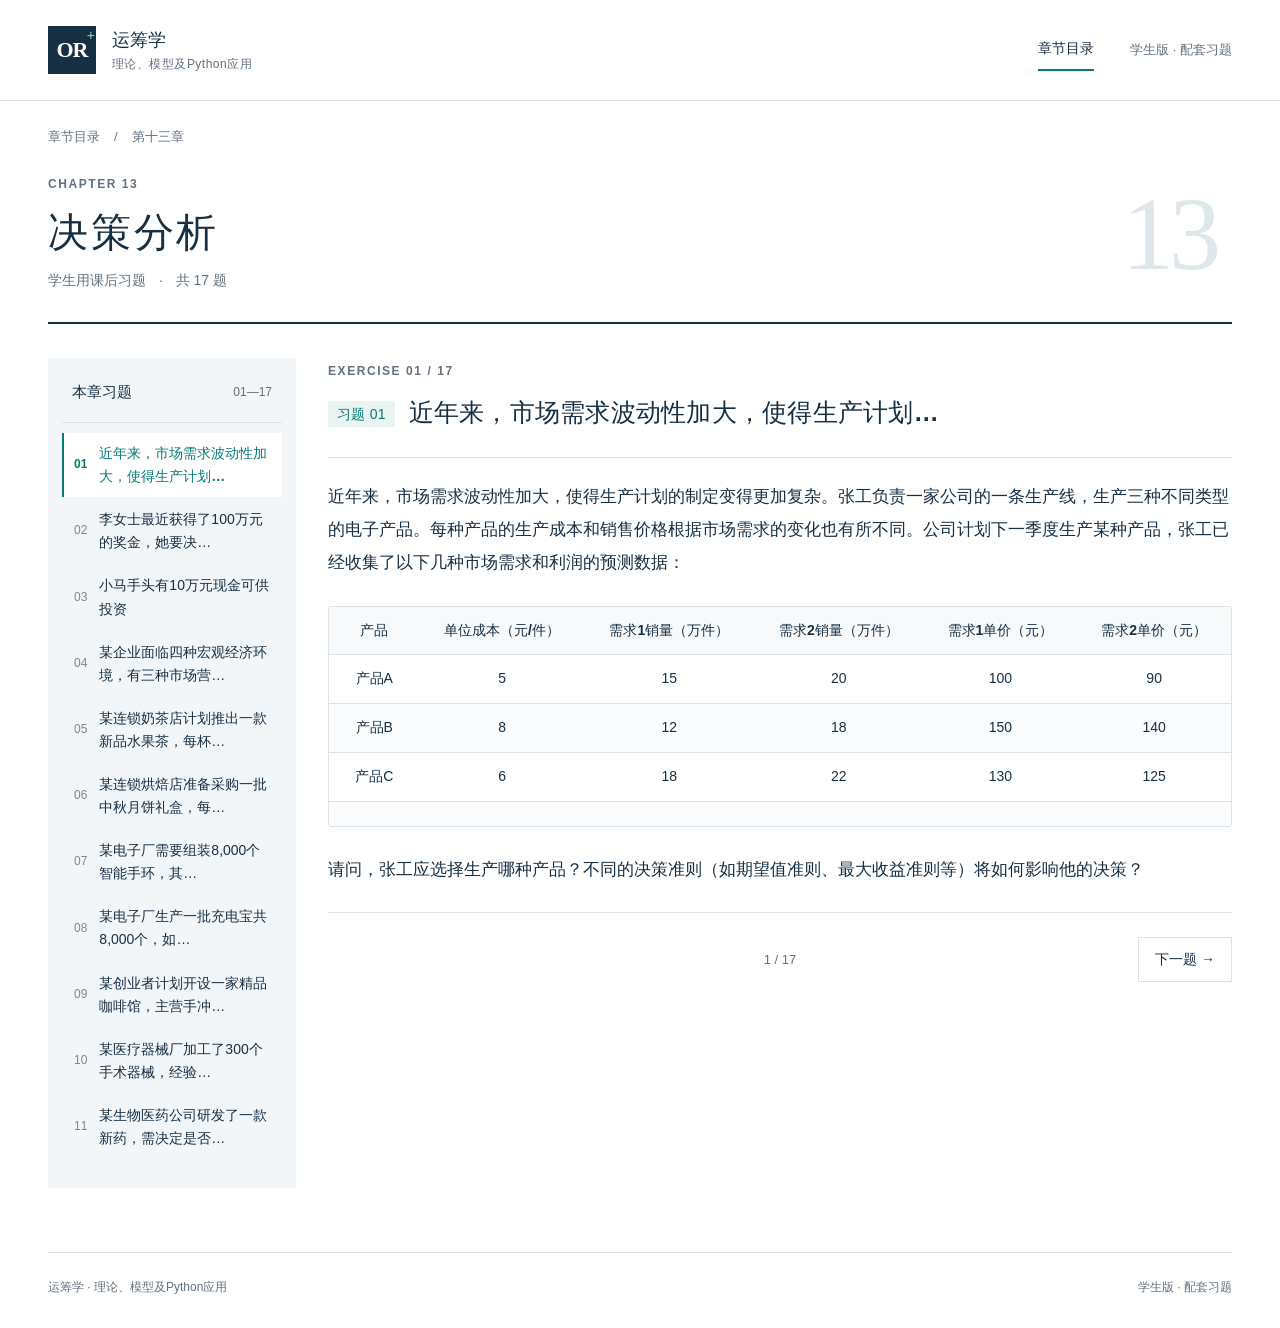
<file: chapter-13.html>
<!doctype html><html lang="zh-CN"><head><meta charset="UTF-8"><meta name="viewport" content="width=device-width,initial-scale=1"><meta name="description" content="《运筹学 理论、模型及Python应用》学生用配套习题。"><title>第十三章 决策分析 · 运筹学配套学习资源</title><link rel="stylesheet" href="styles.css"><link rel="icon" href="favicon.svg" type="image/svg+xml"></head><body><a class="skip-link" href="#main">跳至正文</a><header class="site-header"><a class="brand" href="index.html" aria-label="返回教材首页"><span class="brand-symbol">OR<span>+</span></span><span class="brand-name">运筹学<span>理论、模型及Python应用</span></span></a><nav aria-label="主导航"><a href="index.html">章节目录</a><span class="edition">学生版 · 配套习题</span></nav></header><main id="main" class="chapter-page"><div class="breadcrumb"><a href="index.html">章节目录</a><span aria-hidden="true">/</span><span>第十三章</span></div><section class="chapter-intro"><div><p class="eyebrow">CHAPTER 13</p><h1>决策分析</h1><p>学生用课后习题 <span>·</span> 共 17 题</p></div><span class="chapter-watermark" aria-hidden="true">13</span></section><div class="reading-layout"><aside class="exercise-sidebar"><div class="sidebar-heading"><h2>本章习题</h2><span>01—17</span></div><nav aria-label="习题目录"><a href="#q1" data-question="1"><span>01</span>近年来，市场需求波动性加大，使得生产计划…</a><a href="#q2" data-question="2"><span>02</span>李女士最近获得了100万元的奖金，她要决…</a><a href="#q3" data-question="3"><span>03</span>小马手头有10万元现金可供投资</a><a href="#q4" data-question="4"><span>04</span>某企业面临四种宏观经济环境，有三种市场营…</a><a href="#q5" data-question="5"><span>05</span>某连锁奶茶店计划推出一款新品水果茶，每杯…</a><a href="#q6" data-question="6"><span>06</span>某连锁烘焙店准备采购一批中秋月饼礼盒，每…</a><a href="#q7" data-question="7"><span>07</span>某电子厂需要组装8,000个智能手环，其…</a><a href="#q8" data-question="8"><span>08</span>某电子厂生产一批充电宝共8,000个，如…</a><a href="#q9" data-question="9"><span>09</span>某创业者计划开设一家精品咖啡馆，主营手冲…</a><a href="#q10" data-question="10"><span>10</span>某医疗器械厂加工了300个手术器械，经验…</a><a href="#q11" data-question="11"><span>11</span>某生物医药公司研发了一款新药，需决定是否…</a><a href="#q12" data-question="12"><span>12</span>某互联网公司有8名程序员，每人每月工资为…</a><a href="#q13" data-question="13"><span>13</span>某科技公司有200万元资金可用于投资，现…</a><a href="#q14" data-question="14"><span>14</span>某房地产开发商计划开发8万公式的商业住宅…</a><a href="#q15" data-question="15"><span>15</span>某创业者计划在市中心开设一家快餐连锁店，…</a><a href="#q16" data-question="16"><span>16</span>某科技公司正在考虑是立即推出新产品还是推…</a><a href="#q17" data-question="17"><span>17</span>某私募机构计划进行连续两期项目投资，初始…</a></nav></aside><div class="reading-main"><div class="mobile-jump"><label for="question-select">选择习题</label><select id="question-select"><option value="1">01 · 近年来，市场需求波动性加大，使得生产计划…</option><option value="2">02 · 李女士最近获得了100万元的奖金，她要决…</option><option value="3">03 · 小马手头有10万元现金可供投资</option><option value="4">04 · 某企业面临四种宏观经济环境，有三种市场营…</option><option value="5">05 · 某连锁奶茶店计划推出一款新品水果茶，每杯…</option><option value="6">06 · 某连锁烘焙店准备采购一批中秋月饼礼盒，每…</option><option value="7">07 · 某电子厂需要组装8,000个智能手环，其…</option><option value="8">08 · 某电子厂生产一批充电宝共8,000个，如…</option><option value="9">09 · 某创业者计划开设一家精品咖啡馆，主营手冲…</option><option value="10">10 · 某医疗器械厂加工了300个手术器械，经验…</option><option value="11">11 · 某生物医药公司研发了一款新药，需决定是否…</option><option value="12">12 · 某互联网公司有8名程序员，每人每月工资为…</option><option value="13">13 · 某科技公司有200万元资金可用于投资，现…</option><option value="14">14 · 某房地产开发商计划开发8万公式的商业住宅…</option><option value="15">15 · 某创业者计划在市中心开设一家快餐连锁店，…</option><option value="16">16 · 某科技公司正在考虑是立即推出新产品还是推…</option><option value="17">17 · 某私募机构计划进行连续两期项目投资，初始…</option></select></div><div id="question-content"><article class="question" id="q1" aria-labelledby="q1-title"><div class="question-heading"><p class="eyebrow">EXERCISE 01 / 17</p><h2 id="q1-title"><span>习题 01</span>近年来，市场需求波动性加大，使得生产计划…</h2></div><div class="question-body"><p>近年来，市场需求波动性加大，使得生产计划的制定变得更加复杂。张工负责一家公司的一条生产线，生产三种不同类型的电子产品。每种产品的生产成本和销售价格根据市场需求的变化也有所不同。公司计划下一季度生产某种产品，张工已经收集了以下几种市场需求和利润的预测数据：</p>
<p><span id="ques1" data-label="ques1"></span></p>
<div id="ques1">
<div class="table-scroll" tabindex="0" role="region" aria-label="题目数据表"><table>
<thead>
<tr>
<th style="text-align: center;">产品</th>
<th style="text-align: center;">单位成本（元/件）</th>
<th style="text-align: center;">需求1销量（万件）</th>
<th style="text-align: center;">需求2销量（万件）</th>
<th style="text-align: center;">需求1单价（元）</th>
<th style="text-align: center;">需求2单价（元）</th>
</tr>
</thead>
<tbody>
<tr>
<td style="text-align: center;">产品A</td>
<td style="text-align: center;">5</td>
<td style="text-align: center;">15</td>
<td style="text-align: center;">20</td>
<td style="text-align: center;">100</td>
<td style="text-align: center;">90</td>
</tr>
<tr>
<td style="text-align: center;">产品B</td>
<td style="text-align: center;">8</td>
<td style="text-align: center;">12</td>
<td style="text-align: center;">18</td>
<td style="text-align: center;">150</td>
<td style="text-align: center;">140</td>
</tr>
<tr>
<td style="text-align: center;">产品C</td>
<td style="text-align: center;">6</td>
<td style="text-align: center;">18</td>
<td style="text-align: center;">22</td>
<td style="text-align: center;">130</td>
<td style="text-align: center;">125</td>
</tr>
<tr>
<td style="text-align: center;"></td>
<td style="text-align: center;"></td>
<td style="text-align: center;"></td>
<td style="text-align: center;"></td>
<td style="text-align: center;"></td>
<td style="text-align: center;"></td>
</tr>
</tbody>
</table></div>
</div>
<p>请问，张工应选择生产哪种产品？不同的决策准则（如期望值准则、最大收益准则等）将如何影响他的决策？</p></div></article><article class="question" id="q2" aria-labelledby="q2-title"><div class="question-heading"><p class="eyebrow">EXERCISE 02 / 17</p><h2 id="q2-title"><span>习题 02</span>李女士最近获得了100万元的奖金，她要决…</h2></div><div class="question-body"><p>李女士最近获得了100万元的奖金，她要决定如何使用这笔资金。如果她选择将这笔钱存入银行，一年后她可以获得1万元的利息。此外，李女士还可以选择投资一个房地产项目，项目需要投入100万元。该项目有成功和失败两种结果：若成功，李女士将在一年后获得20万元的收益；若失败，则会亏损10万元。李女士估计该项目成功和失败的概率均为0.5。</p>
<p>（1）如果李女士是风险中性的，她应如何决策？</p>
<p>（2）为了更好地评估该房地产项目的前景，李女士请了一位房地产专家小王进行调研。小王通过调研给出了明确的投资建议。根据过去的经验，如果该项目成功，小王预测成功的准确率为70</p>
<p>（3）根据（2）中决策树的结果，李女士最多愿意支付小王多少费用作为报酬？</p></div></article><article class="question" id="q3" aria-labelledby="q3-title"><div class="question-heading"><p class="eyebrow">EXERCISE 03 / 17</p><h2 id="q3-title"><span>习题 03</span>小马手头有10万元现金可供投资</h2></div><div class="question-body"><p>小马手头有10万元现金可供投资。一个从事信托工作的朋友承诺能给小马8%的年投资回报率。但是小马感觉目前的股市有走牛的迹象，他也在考虑是否购买指数型基金。经过一番研究，小马认为今年股市走牛和走熊的可能性分别为40%和60%：如果牛市来临，购买指数型基金有望获得30%的回报；如果熊市来临，则购买指数型基金会亏损10%。小马关注的是年底手头持有的资金。他的效用函数为<span class="math math-inline" role="math" aria-label="U\left(x\right)=x^3"><span aria-hidden="true"><mjx-container class="MathJax" jax="SVG"><svg style="vertical-align: -0.566ex;" xmlns="http://www.w3.org/2000/svg" width="10.466ex" height="2.451ex" role="img" focusable="false" viewBox="0 -833.2 4625.8 1083.2"><g stroke="currentColor" fill="currentColor" stroke-width="0" transform="scale(1,-1)"><g data-mml-node="math"><g data-mml-node="mi"><path data-c="1D448" d="M107 637Q73 637 71 641Q70 643 70 649Q70 673 81 682Q83 683 98 683Q139 681 234 681Q268 681 297 681T342 682T362 682Q378 682 378 672Q378 670 376 658Q371 641 366 638H364Q362 638 359 638T352 638T343 637T334 637Q295 636 284 634T266 623Q265 621 238 518T184 302T154 169Q152 155 152 140Q152 86 183 55T269 24Q336 24 403 69T501 205L552 406Q599 598 599 606Q599 633 535 637Q511 637 511 648Q511 650 513 660Q517 676 519 679T529 683Q532 683 561 682T645 680Q696 680 723 681T752 682Q767 682 767 672Q767 650 759 642Q756 637 737 637Q666 633 648 597Q646 592 598 404Q557 235 548 205Q515 105 433 42T263 -22Q171 -22 116 34T60 167V183Q60 201 115 421Q164 622 164 628Q164 635 107 637Z"></path></g><g data-mml-node="mrow" transform="translate(933.7,0)"><g data-mml-node="mo"><path data-c="28" d="M94 250Q94 319 104 381T127 488T164 576T202 643T244 695T277 729T302 750H315H319Q333 750 333 741Q333 738 316 720T275 667T226 581T184 443T167 250T184 58T225 -81T274 -167T316 -220T333 -241Q333 -250 318 -250H315H302L274 -226Q180 -141 137 -14T94 250Z"></path></g><g data-mml-node="mi" transform="translate(389,0)"><path data-c="1D465" d="M52 289Q59 331 106 386T222 442Q257 442 286 424T329 379Q371 442 430 442Q467 442 494 420T522 361Q522 332 508 314T481 292T458 288Q439 288 427 299T415 328Q415 374 465 391Q454 404 425 404Q412 404 406 402Q368 386 350 336Q290 115 290 78Q290 50 306 38T341 26Q378 26 414 59T463 140Q466 150 469 151T485 153H489Q504 153 504 145Q504 144 502 134Q486 77 440 33T333 -11Q263 -11 227 52Q186 -10 133 -10H127Q78 -10 57 16T35 71Q35 103 54 123T99 143Q142 143 142 101Q142 81 130 66T107 46T94 41L91 40Q91 39 97 36T113 29T132 26Q168 26 194 71Q203 87 217 139T245 247T261 313Q266 340 266 352Q266 380 251 392T217 404Q177 404 142 372T93 290Q91 281 88 280T72 278H58Q52 284 52 289Z"></path></g><g data-mml-node="mo" transform="translate(961,0)"><path data-c="29" d="M60 749L64 750Q69 750 74 750H86L114 726Q208 641 251 514T294 250Q294 182 284 119T261 12T224 -76T186 -143T145 -194T113 -227T90 -246Q87 -249 86 -250H74Q66 -250 63 -250T58 -247T55 -238Q56 -237 66 -225Q221 -64 221 250T66 725Q56 737 55 738Q55 746 60 749Z"></path></g></g><g data-mml-node="mo" transform="translate(2561.4,0)"><path data-c="3D" d="M56 347Q56 360 70 367H707Q722 359 722 347Q722 336 708 328L390 327H72Q56 332 56 347ZM56 153Q56 168 72 173H708Q722 163 722 153Q722 140 707 133H70Q56 140 56 153Z"></path></g><g data-mml-node="msup" transform="translate(3617.2,0)"><g data-mml-node="mi"><path data-c="1D465" d="M52 289Q59 331 106 386T222 442Q257 442 286 424T329 379Q371 442 430 442Q467 442 494 420T522 361Q522 332 508 314T481 292T458 288Q439 288 427 299T415 328Q415 374 465 391Q454 404 425 404Q412 404 406 402Q368 386 350 336Q290 115 290 78Q290 50 306 38T341 26Q378 26 414 59T463 140Q466 150 469 151T485 153H489Q504 153 504 145Q504 144 502 134Q486 77 440 33T333 -11Q263 -11 227 52Q186 -10 133 -10H127Q78 -10 57 16T35 71Q35 103 54 123T99 143Q142 143 142 101Q142 81 130 66T107 46T94 41L91 40Q91 39 97 36T113 29T132 26Q168 26 194 71Q203 87 217 139T245 247T261 313Q266 340 266 352Q266 380 251 392T217 404Q177 404 142 372T93 290Q91 281 88 280T72 278H58Q52 284 52 289Z"></path></g><g data-mml-node="mn" transform="translate(605,363) scale(0.707)"><path data-c="33" d="M127 463Q100 463 85 480T69 524Q69 579 117 622T233 665Q268 665 277 664Q351 652 390 611T430 522Q430 470 396 421T302 350L299 348Q299 347 308 345T337 336T375 315Q457 262 457 175Q457 96 395 37T238 -22Q158 -22 100 21T42 130Q42 158 60 175T105 193Q133 193 151 175T169 130Q169 119 166 110T159 94T148 82T136 74T126 70T118 67L114 66Q165 21 238 21Q293 21 321 74Q338 107 338 175V195Q338 290 274 322Q259 328 213 329L171 330L168 332Q166 335 166 348Q166 366 174 366Q202 366 232 371Q266 376 294 413T322 525V533Q322 590 287 612Q265 626 240 626Q208 626 181 615T143 592T132 580H135Q138 579 143 578T153 573T165 566T175 555T183 540T186 520Q186 498 172 481T127 463Z"></path></g></g></g></g></svg></mjx-container></span></span>。其中，金额<span class="math math-inline" role="math" aria-label="x"><span aria-hidden="true"><mjx-container class="MathJax" jax="SVG"><svg style="vertical-align: -0.025ex;" xmlns="http://www.w3.org/2000/svg" width="1.294ex" height="1.025ex" role="img" focusable="false" viewBox="0 -442 572 453"><g stroke="currentColor" fill="currentColor" stroke-width="0" transform="scale(1,-1)"><g data-mml-node="math"><g data-mml-node="mi"><path data-c="1D465" d="M52 289Q59 331 106 386T222 442Q257 442 286 424T329 379Q371 442 430 442Q467 442 494 420T522 361Q522 332 508 314T481 292T458 288Q439 288 427 299T415 328Q415 374 465 391Q454 404 425 404Q412 404 406 402Q368 386 350 336Q290 115 290 78Q290 50 306 38T341 26Q378 26 414 59T463 140Q466 150 469 151T485 153H489Q504 153 504 145Q504 144 502 134Q486 77 440 33T333 -11Q263 -11 227 52Q186 -10 133 -10H127Q78 -10 57 16T35 71Q35 103 54 123T99 143Q142 143 142 101Q142 81 130 66T107 46T94 41L91 40Q91 39 97 36T113 29T132 26Q168 26 194 71Q203 87 217 139T245 247T261 313Q266 340 266 352Q266 380 251 392T217 404Q177 404 142 372T93 290Q91 281 88 280T72 278H58Q52 284 52 289Z"></path></g></g></g></svg></mjx-container></span></span>的单位是万元。</p>
<p>请回答下列问题：</p>
<p>（1）请判断小马的风险态度，说明判断的原因。</p>
<p>（2）小马是否应该购买指数型基金？</p>
<p>（3）在小马看来，回报率为多少时，无风险投资和投资指数型基金是无差异的？</p>
<p>（4）假设小马手头的资金是<span class="math math-inline" role="math" aria-label="M"><span aria-hidden="true"><mjx-container class="MathJax" jax="SVG"><svg style="vertical-align: 0;" xmlns="http://www.w3.org/2000/svg" width="2.378ex" height="1.545ex" role="img" focusable="false" viewBox="0 -683 1051 683"><g stroke="currentColor" fill="currentColor" stroke-width="0" transform="scale(1,-1)"><g data-mml-node="math"><g data-mml-node="mi"><path data-c="1D440" d="M289 629Q289 635 232 637Q208 637 201 638T194 648Q194 649 196 659Q197 662 198 666T199 671T201 676T203 679T207 681T212 683T220 683T232 684Q238 684 262 684T307 683Q386 683 398 683T414 678Q415 674 451 396L487 117L510 154Q534 190 574 254T662 394Q837 673 839 675Q840 676 842 678T846 681L852 683H948Q965 683 988 683T1017 684Q1051 684 1051 673Q1051 668 1048 656T1045 643Q1041 637 1008 637Q968 636 957 634T939 623Q936 618 867 340T797 59Q797 55 798 54T805 50T822 48T855 46H886Q892 37 892 35Q892 19 885 5Q880 0 869 0Q864 0 828 1T736 2Q675 2 644 2T609 1Q592 1 592 11Q592 13 594 25Q598 41 602 43T625 46Q652 46 685 49Q699 52 704 61Q706 65 742 207T813 490T848 631L654 322Q458 10 453 5Q451 4 449 3Q444 0 433 0Q418 0 415 7Q413 11 374 317L335 624L267 354Q200 88 200 79Q206 46 272 46H282Q288 41 289 37T286 19Q282 3 278 1Q274 0 267 0Q265 0 255 0T221 1T157 2Q127 2 95 1T58 0Q43 0 39 2T35 11Q35 13 38 25T43 40Q45 46 65 46Q135 46 154 86Q158 92 223 354T289 629Z"></path></g></g></g></svg></mjx-container></span></span>万元，请问<span class="math math-inline" role="math" aria-label="M"><span aria-hidden="true"><mjx-container class="MathJax" jax="SVG"><svg style="vertical-align: 0;" xmlns="http://www.w3.org/2000/svg" width="2.378ex" height="1.545ex" role="img" focusable="false" viewBox="0 -683 1051 683"><g stroke="currentColor" fill="currentColor" stroke-width="0" transform="scale(1,-1)"><g data-mml-node="math"><g data-mml-node="mi"><path data-c="1D440" d="M289 629Q289 635 232 637Q208 637 201 638T194 648Q194 649 196 659Q197 662 198 666T199 671T201 676T203 679T207 681T212 683T220 683T232 684Q238 684 262 684T307 683Q386 683 398 683T414 678Q415 674 451 396L487 117L510 154Q534 190 574 254T662 394Q837 673 839 675Q840 676 842 678T846 681L852 683H948Q965 683 988 683T1017 684Q1051 684 1051 673Q1051 668 1048 656T1045 643Q1041 637 1008 637Q968 636 957 634T939 623Q936 618 867 340T797 59Q797 55 798 54T805 50T822 48T855 46H886Q892 37 892 35Q892 19 885 5Q880 0 869 0Q864 0 828 1T736 2Q675 2 644 2T609 1Q592 1 592 11Q592 13 594 25Q598 41 602 43T625 46Q652 46 685 49Q699 52 704 61Q706 65 742 207T813 490T848 631L654 322Q458 10 453 5Q451 4 449 3Q444 0 433 0Q418 0 415 7Q413 11 374 317L335 624L267 354Q200 88 200 79Q206 46 272 46H282Q288 41 289 37T286 19Q282 3 278 1Q274 0 267 0Q265 0 255 0T221 1T157 2Q127 2 95 1T58 0Q43 0 39 2T35 11Q35 13 38 25T43 40Q45 46 65 46Q135 46 154 86Q158 92 223 354T289 629Z"></path></g></g></g></svg></mjx-container></span></span>在什么范围内时，他应该选择8%的无风险回报？</p></div></article><article class="question" id="q4" aria-labelledby="q4-title"><div class="question-heading"><p class="eyebrow">EXERCISE 04 / 17</p><h2 id="q4-title"><span>习题 04</span>某企业面临四种宏观经济环境，有三种市场营…</h2></div><div class="question-body"><p>某企业面临四种宏观经济环境，有三种市场营销策略可供选择。不同策略在各环境下的预期利润（单位：万元）如表所示：</p>
<div class="table-scroll" tabindex="0" role="region" aria-label="题目数据表"><table>
<tbody>
<tr>
<td style="text-align: center;"></td>
<td colspan="4"
style="text-align: center;"><strong>经济环境</strong></td>
</tr>
<tr>
<td style="text-align: center;"></td>
<td style="text-align: center;"><span class="math math-inline" role="math" aria-label="\boldsymbol{N_1}"><span aria-hidden="true"><mjx-container class="MathJax" jax="SVG"><svg style="vertical-align: -0.339ex;" xmlns="http://www.w3.org/2000/svg" width="3.257ex" height="1.891ex" role="img" focusable="false" viewBox="0 -686 1439.6 836"><g stroke="currentColor" fill="currentColor" stroke-width="0" transform="scale(1,-1)"><g data-mml-node="math"><g data-mml-node="msub"><g data-mml-node="mi"><path data-c="1D475" d="M258 624H235Q214 624 209 626T199 639Q203 678 216 684Q220 686 344 686H434Q464 686 477 680Q480 677 607 454Q738 227 739 227Q742 227 789 418T836 618Q836 620 835 620L821 622Q811 622 779 624Q755 624 749 625T740 632Q737 635 737 644Q737 656 742 669T754 685Q755 685 757 685T763 686Q768 686 803 685T890 684Q925 684 951 684T990 685T1006 686Q1014 686 1016 684Q1027 679 1027 668Q1023 632 1011 626Q1007 624 978 624Q912 622 907 617Q907 616 831 314T753 8Q749 0 723 0H712Q699 0 692 7Q692 8 671 44T607 155T526 296L361 580L296 323Q234 74 234 68T302 62H307Q334 62 334 44Q330 6 317 2L313 0L280 1Q260 2 181 2Q125 2 96 1T63 0Q48 0 43 15Q43 19 47 35Q52 55 57 58T94 62Q147 64 164 69L233 345Q302 619 302 622Q302 624 258 624Z"></path></g><g data-mml-node="mn" transform="translate(983,-150) scale(0.707)"><path data-c="1D7CF" d="M481 0L294 3Q136 3 109 0H96V62H227V304Q227 546 225 546Q169 529 97 529H80V591H97Q231 591 308 647L319 655H333Q355 655 359 644Q361 640 361 351V62H494V0H481Z"></path></g></g></g></g></svg></mjx-container></span></span>（繁荣）</td>
<td style="text-align: center;"><span class="math math-inline" role="math" aria-label="\boldsymbol{N_2}"><span aria-hidden="true"><mjx-container class="MathJax" jax="SVG"><svg style="vertical-align: -0.339ex;" xmlns="http://www.w3.org/2000/svg" width="3.257ex" height="1.891ex" role="img" focusable="false" viewBox="0 -686 1439.6 836"><g stroke="currentColor" fill="currentColor" stroke-width="0" transform="scale(1,-1)"><g data-mml-node="math"><g data-mml-node="msub"><g data-mml-node="mi"><path data-c="1D475" d="M258 624H235Q214 624 209 626T199 639Q203 678 216 684Q220 686 344 686H434Q464 686 477 680Q480 677 607 454Q738 227 739 227Q742 227 789 418T836 618Q836 620 835 620L821 622Q811 622 779 624Q755 624 749 625T740 632Q737 635 737 644Q737 656 742 669T754 685Q755 685 757 685T763 686Q768 686 803 685T890 684Q925 684 951 684T990 685T1006 686Q1014 686 1016 684Q1027 679 1027 668Q1023 632 1011 626Q1007 624 978 624Q912 622 907 617Q907 616 831 314T753 8Q749 0 723 0H712Q699 0 692 7Q692 8 671 44T607 155T526 296L361 580L296 323Q234 74 234 68T302 62H307Q334 62 334 44Q330 6 317 2L313 0L280 1Q260 2 181 2Q125 2 96 1T63 0Q48 0 43 15Q43 19 47 35Q52 55 57 58T94 62Q147 64 164 69L233 345Q302 619 302 622Q302 624 258 624Z"></path></g><g data-mml-node="mn" transform="translate(983,-150) scale(0.707)"><path data-c="1D7D0" d="M175 580Q175 578 185 572T205 551T215 510Q215 467 191 449T137 430Q107 430 83 448T58 511Q58 558 91 592T168 640T259 654Q328 654 383 637Q451 610 484 563T517 459Q517 401 482 360T368 262Q340 243 265 184L210 140H274Q416 140 429 145Q439 148 447 186T455 237H517V233Q516 230 501 119Q489 9 486 4V0H57V25Q57 51 58 54Q60 57 109 106T215 214T288 291Q364 377 364 458Q364 515 328 553T231 592Q214 592 201 589T181 584T175 580Z"></path></g></g></g></g></svg></mjx-container></span></span>（正常）</td>
<td style="text-align: center;"><span class="math math-inline" role="math" aria-label="\boldsymbol{N_3}"><span aria-hidden="true"><mjx-container class="MathJax" jax="SVG"><svg style="vertical-align: -0.357ex;" xmlns="http://www.w3.org/2000/svg" width="3.257ex" height="1.909ex" role="img" focusable="false" viewBox="0 -686 1439.6 843.8"><g stroke="currentColor" fill="currentColor" stroke-width="0" transform="scale(1,-1)"><g data-mml-node="math"><g data-mml-node="msub"><g data-mml-node="mi"><path data-c="1D475" d="M258 624H235Q214 624 209 626T199 639Q203 678 216 684Q220 686 344 686H434Q464 686 477 680Q480 677 607 454Q738 227 739 227Q742 227 789 418T836 618Q836 620 835 620L821 622Q811 622 779 624Q755 624 749 625T740 632Q737 635 737 644Q737 656 742 669T754 685Q755 685 757 685T763 686Q768 686 803 685T890 684Q925 684 951 684T990 685T1006 686Q1014 686 1016 684Q1027 679 1027 668Q1023 632 1011 626Q1007 624 978 624Q912 622 907 617Q907 616 831 314T753 8Q749 0 723 0H712Q699 0 692 7Q692 8 671 44T607 155T526 296L361 580L296 323Q234 74 234 68T302 62H307Q334 62 334 44Q330 6 317 2L313 0L280 1Q260 2 181 2Q125 2 96 1T63 0Q48 0 43 15Q43 19 47 35Q52 55 57 58T94 62Q147 64 164 69L233 345Q302 619 302 622Q302 624 258 624Z"></path></g><g data-mml-node="mn" transform="translate(983,-150) scale(0.707)"><path data-c="1D7D1" d="M80 503Q80 565 133 610T274 655Q366 655 421 623T491 538Q493 528 493 510Q493 446 453 407T361 348L376 344Q452 324 489 281T526 184Q526 152 514 121T474 58T392 8T265 -11Q175 -11 111 34T48 152Q50 187 72 209T132 232Q171 232 193 208T216 147Q216 136 214 126T207 108T197 94T187 84T178 77T170 72L168 71Q168 70 179 65T215 54T266 48H270Q331 48 350 105Q358 128 358 185Q358 239 348 268T309 313Q292 321 242 322Q205 322 198 324T191 341V348Q191 366 196 369T232 375Q239 375 247 376T260 377T268 378Q284 383 297 393T326 436T341 517Q341 536 339 547T331 573T308 593T266 600Q248 600 241 599Q214 593 183 576Q234 556 234 503Q234 462 210 444T157 426Q126 426 103 446T80 503Z"></path></g></g></g></g></svg></mjx-container></span></span>（衰退）</td>
<td style="text-align: center;"><span class="math math-inline" role="math" aria-label="\boldsymbol{N_4}"><span aria-hidden="true"><mjx-container class="MathJax" jax="SVG"><svg style="vertical-align: -0.339ex;" xmlns="http://www.w3.org/2000/svg" width="3.257ex" height="1.891ex" role="img" focusable="false" viewBox="0 -686 1439.6 836"><g stroke="currentColor" fill="currentColor" stroke-width="0" transform="scale(1,-1)"><g data-mml-node="math"><g data-mml-node="msub"><g data-mml-node="mi"><path data-c="1D475" d="M258 624H235Q214 624 209 626T199 639Q203 678 216 684Q220 686 344 686H434Q464 686 477 680Q480 677 607 454Q738 227 739 227Q742 227 789 418T836 618Q836 620 835 620L821 622Q811 622 779 624Q755 624 749 625T740 632Q737 635 737 644Q737 656 742 669T754 685Q755 685 757 685T763 686Q768 686 803 685T890 684Q925 684 951 684T990 685T1006 686Q1014 686 1016 684Q1027 679 1027 668Q1023 632 1011 626Q1007 624 978 624Q912 622 907 617Q907 616 831 314T753 8Q749 0 723 0H712Q699 0 692 7Q692 8 671 44T607 155T526 296L361 580L296 323Q234 74 234 68T302 62H307Q334 62 334 44Q330 6 317 2L313 0L280 1Q260 2 181 2Q125 2 96 1T63 0Q48 0 43 15Q43 19 47 35Q52 55 57 58T94 62Q147 64 164 69L233 345Q302 619 302 622Q302 624 258 624Z"></path></g><g data-mml-node="mn" transform="translate(983,-150) scale(0.707)"><path data-c="1D7D2" d="M531 0Q510 3 381 3Q238 3 214 0H201V62H313V155H32V217L205 434Q342 606 362 630T387 655L391 656Q395 656 401 656T414 656H427Q447 656 451 645Q453 641 453 429V217H542V155H453V62H542V0H531ZM324 217V494L103 218L213 217H324Z"></path></g></g></g></g></svg></mjx-container></span></span>（萧条）</td>
</tr>
<tr>
<td style="text-align: center;"><span class="math math-inline" role="math" aria-label="\boldsymbol{S_1}"><span aria-hidden="true"><mjx-container class="MathJax" jax="SVG"><svg style="vertical-align: -0.339ex;" xmlns="http://www.w3.org/2000/svg" width="2.676ex" height="1.93ex" role="img" focusable="false" viewBox="0 -703 1182.6 853"><g stroke="currentColor" fill="currentColor" stroke-width="0" transform="scale(1,-1)"><g data-mml-node="math"><g data-mml-node="msub"><g data-mml-node="mi"><path data-c="1D47A" d="M354 45Q429 45 467 91T506 184Q506 225 477 250Q461 262 384 279T294 300Q238 318 210 362T182 452Q182 493 202 540T257 623Q338 702 449 702Q491 702 501 701Q571 690 610 654Q614 649 617 650Q618 650 650 675T683 702Q685 703 692 703Q714 703 714 690Q714 686 687 578T658 466Q653 458 629 458Q606 458 602 463Q600 465 599 466Q599 467 599 469T598 473Q598 475 599 487T600 511Q600 584 557 614T454 645Q386 645 347 606T308 520Q308 506 311 496T323 477T338 464T360 454T384 446T413 439T441 433Q523 416 549 401Q581 384 602 352Q631 309 631 254Q631 214 615 170T567 83T478 12T347 -16Q322 -16 300 -14T261 -8T230 0T205 10T187 20T172 30L162 37L130 11Q124 7 119 3T110 -4T104 -9T100 -13T96 -15T93 -16T91 -17T88 -17H82Q76 -17 73 -16T69 -14T66 -10T63 -5L90 107Q97 133 106 170Q116 211 120 219T136 228H148Q167 228 173 227T179 218Q179 216 176 200T173 168Q173 102 227 74T354 45Z"></path></g><g data-mml-node="mn" transform="translate(726,-150) scale(0.707)"><path data-c="1D7CF" d="M481 0L294 3Q136 3 109 0H96V62H227V304Q227 546 225 546Q169 529 97 529H80V591H97Q231 591 308 647L319 655H333Q355 655 359 644Q361 640 361 351V62H494V0H481Z"></path></g></g></g></g></svg></mjx-container></span></span>（激进扩张）</td>
<td style="text-align: center;">20</td>
<td style="text-align: center;">12</td>
<td style="text-align: center;">5</td>
<td style="text-align: center;">-5</td>
</tr>
<tr>
<td style="text-align: center;"><span class="math math-inline" role="math" aria-label="\boldsymbol{S_2}"><span aria-hidden="true"><mjx-container class="MathJax" jax="SVG"><svg style="vertical-align: -0.339ex;" xmlns="http://www.w3.org/2000/svg" width="2.676ex" height="1.93ex" role="img" focusable="false" viewBox="0 -703 1182.6 853"><g stroke="currentColor" fill="currentColor" stroke-width="0" transform="scale(1,-1)"><g data-mml-node="math"><g data-mml-node="msub"><g data-mml-node="mi"><path data-c="1D47A" d="M354 45Q429 45 467 91T506 184Q506 225 477 250Q461 262 384 279T294 300Q238 318 210 362T182 452Q182 493 202 540T257 623Q338 702 449 702Q491 702 501 701Q571 690 610 654Q614 649 617 650Q618 650 650 675T683 702Q685 703 692 703Q714 703 714 690Q714 686 687 578T658 466Q653 458 629 458Q606 458 602 463Q600 465 599 466Q599 467 599 469T598 473Q598 475 599 487T600 511Q600 584 557 614T454 645Q386 645 347 606T308 520Q308 506 311 496T323 477T338 464T360 454T384 446T413 439T441 433Q523 416 549 401Q581 384 602 352Q631 309 631 254Q631 214 615 170T567 83T478 12T347 -16Q322 -16 300 -14T261 -8T230 0T205 10T187 20T172 30L162 37L130 11Q124 7 119 3T110 -4T104 -9T100 -13T96 -15T93 -16T91 -17T88 -17H82Q76 -17 73 -16T69 -14T66 -10T63 -5L90 107Q97 133 106 170Q116 211 120 219T136 228H148Q167 228 173 227T179 218Q179 216 176 200T173 168Q173 102 227 74T354 45Z"></path></g><g data-mml-node="mn" transform="translate(726,-150) scale(0.707)"><path data-c="1D7D0" d="M175 580Q175 578 185 572T205 551T215 510Q215 467 191 449T137 430Q107 430 83 448T58 511Q58 558 91 592T168 640T259 654Q328 654 383 637Q451 610 484 563T517 459Q517 401 482 360T368 262Q340 243 265 184L210 140H274Q416 140 429 145Q439 148 447 186T455 237H517V233Q516 230 501 119Q489 9 486 4V0H57V25Q57 51 58 54Q60 57 109 106T215 214T288 291Q364 377 364 458Q364 515 328 553T231 592Q214 592 201 589T181 584T175 580Z"></path></g></g></g></g></svg></mjx-container></span></span>（稳健发展）</td>
<td style="text-align: center;">8</td>
<td style="text-align: center;">18</td>
<td style="text-align: center;">10</td>
<td style="text-align: center;">4</td>
</tr>
<tr>
<td style="text-align: center;"><span class="math math-inline" role="math" aria-label="\boldsymbol{S_3}"><span aria-hidden="true"><mjx-container class="MathJax" jax="SVG"><svg style="vertical-align: -0.357ex;" xmlns="http://www.w3.org/2000/svg" width="2.676ex" height="1.947ex" role="img" focusable="false" viewBox="0 -703 1182.6 860.8"><g stroke="currentColor" fill="currentColor" stroke-width="0" transform="scale(1,-1)"><g data-mml-node="math"><g data-mml-node="msub"><g data-mml-node="mi"><path data-c="1D47A" d="M354 45Q429 45 467 91T506 184Q506 225 477 250Q461 262 384 279T294 300Q238 318 210 362T182 452Q182 493 202 540T257 623Q338 702 449 702Q491 702 501 701Q571 690 610 654Q614 649 617 650Q618 650 650 675T683 702Q685 703 692 703Q714 703 714 690Q714 686 687 578T658 466Q653 458 629 458Q606 458 602 463Q600 465 599 466Q599 467 599 469T598 473Q598 475 599 487T600 511Q600 584 557 614T454 645Q386 645 347 606T308 520Q308 506 311 496T323 477T338 464T360 454T384 446T413 439T441 433Q523 416 549 401Q581 384 602 352Q631 309 631 254Q631 214 615 170T567 83T478 12T347 -16Q322 -16 300 -14T261 -8T230 0T205 10T187 20T172 30L162 37L130 11Q124 7 119 3T110 -4T104 -9T100 -13T96 -15T93 -16T91 -17T88 -17H82Q76 -17 73 -16T69 -14T66 -10T63 -5L90 107Q97 133 106 170Q116 211 120 219T136 228H148Q167 228 173 227T179 218Q179 216 176 200T173 168Q173 102 227 74T354 45Z"></path></g><g data-mml-node="mn" transform="translate(726,-150) scale(0.707)"><path data-c="1D7D1" d="M80 503Q80 565 133 610T274 655Q366 655 421 623T491 538Q493 528 493 510Q493 446 453 407T361 348L376 344Q452 324 489 281T526 184Q526 152 514 121T474 58T392 8T265 -11Q175 -11 111 34T48 152Q50 187 72 209T132 232Q171 232 193 208T216 147Q216 136 214 126T207 108T197 94T187 84T178 77T170 72L168 71Q168 70 179 65T215 54T266 48H270Q331 48 350 105Q358 128 358 185Q358 239 348 268T309 313Q292 321 242 322Q205 322 198 324T191 341V348Q191 366 196 369T232 375Q239 375 247 376T260 377T268 378Q284 383 297 393T326 436T341 517Q341 536 339 547T331 573T308 593T266 600Q248 600 241 599Q214 593 183 576Q234 556 234 503Q234 462 210 444T157 426Q126 426 103 446T80 503Z"></path></g></g></g></g></svg></mjx-container></span></span>（保守经营）</td>
<td style="text-align: center;">3</td>
<td style="text-align: center;">6</td>
<td style="text-align: center;">15</td>
<td style="text-align: center;">16</td>
</tr>
<tr>
<td style="text-align: center;"></td>
<td style="text-align: center;"></td>
<td style="text-align: center;"></td>
<td style="text-align: center;"></td>
<td style="text-align: center;"></td>
</tr>
</tbody>
</table></div>
<p>假定无法预估各种经济环境出现的概率，请分别用以下五种准则求最优策略：</p>
<p>（1）最大最小准则</p>
<p>（2）最大最大准则</p>
<p>（3）等可能性准则</p>
<p>（4）乐观系数准则（取<span class="math math-inline" role="math" aria-label="\alpha=0.6"><span aria-hidden="true"><mjx-container class="MathJax" jax="SVG"><svg style="vertical-align: -0.186ex;" xmlns="http://www.w3.org/2000/svg" width="7.356ex" height="1.692ex" role="img" focusable="false" viewBox="0 -666 3251.6 748"><g stroke="currentColor" fill="currentColor" stroke-width="0" transform="scale(1,-1)"><g data-mml-node="math"><g data-mml-node="mi"><path data-c="1D6FC" d="M34 156Q34 270 120 356T309 442Q379 442 421 402T478 304Q484 275 485 237V208Q534 282 560 374Q564 388 566 390T582 393Q603 393 603 385Q603 376 594 346T558 261T497 161L486 147L487 123Q489 67 495 47T514 26Q528 28 540 37T557 60Q559 67 562 68T577 70Q597 70 597 62Q597 56 591 43Q579 19 556 5T512 -10H505Q438 -10 414 62L411 69L400 61Q390 53 370 41T325 18T267 -2T203 -11Q124 -11 79 39T34 156ZM208 26Q257 26 306 47T379 90L403 112Q401 255 396 290Q382 405 304 405Q235 405 183 332Q156 292 139 224T121 120Q121 71 146 49T208 26Z"></path></g><g data-mml-node="mo" transform="translate(917.8,0)"><path data-c="3D" d="M56 347Q56 360 70 367H707Q722 359 722 347Q722 336 708 328L390 327H72Q56 332 56 347ZM56 153Q56 168 72 173H708Q722 163 722 153Q722 140 707 133H70Q56 140 56 153Z"></path></g><g data-mml-node="mn" transform="translate(1973.6,0)"><path data-c="30" d="M96 585Q152 666 249 666Q297 666 345 640T423 548Q460 465 460 320Q460 165 417 83Q397 41 362 16T301 -15T250 -22Q224 -22 198 -16T137 16T82 83Q39 165 39 320Q39 494 96 585ZM321 597Q291 629 250 629Q208 629 178 597Q153 571 145 525T137 333Q137 175 145 125T181 46Q209 16 250 16Q290 16 318 46Q347 76 354 130T362 333Q362 478 354 524T321 597Z"></path><path data-c="2E" d="M78 60Q78 84 95 102T138 120Q162 120 180 104T199 61Q199 36 182 18T139 0T96 17T78 60Z" transform="translate(500,0)"></path><path data-c="36" d="M42 313Q42 476 123 571T303 666Q372 666 402 630T432 550Q432 525 418 510T379 495Q356 495 341 509T326 548Q326 592 373 601Q351 623 311 626Q240 626 194 566Q147 500 147 364L148 360Q153 366 156 373Q197 433 263 433H267Q313 433 348 414Q372 400 396 374T435 317Q456 268 456 210V192Q456 169 451 149Q440 90 387 34T253 -22Q225 -22 199 -14T143 16T92 75T56 172T42 313ZM257 397Q227 397 205 380T171 335T154 278T148 216Q148 133 160 97T198 39Q222 21 251 21Q302 21 329 59Q342 77 347 104T352 209Q352 289 347 316T329 361Q302 397 257 397Z" transform="translate(778,0)"></path></g></g></g></svg></mjx-container></span></span>）</p>
<p>（5）后悔值准则</p></div></article><article class="question" id="q5" aria-labelledby="q5-title"><div class="question-heading"><p class="eyebrow">EXERCISE 05 / 17</p><h2 id="q5-title"><span>习题 05</span>某连锁奶茶店计划推出一款新品水果茶，每杯…</h2></div><div class="question-body"><p>某连锁奶茶店计划推出一款新品水果茶，每杯售价15元。生产该饮品有三种设备配置方案：</p>
<p>方案A：购置小型设备，固定成本8万元，每杯原料及人工成本6元；</p>
<p>方案B：购置中型设备，固定成本14万元，每杯原料及人工成本5元；</p>
<p>方案C：购置大型设备，固定成本22万元，每杯原料及人工成本4元。</p>
<p>市场对该饮品的需求量存在三种可能：4万杯、10万杯、18万杯，但概率未知。</p>
<p>要求： （1）建立收益矩阵；</p>
<p>（2）分别用最大最小、最大最大、等可能性和后悔值准则决定最优方案。</p></div></article><article class="question" id="q6" aria-labelledby="q6-title"><div class="question-heading"><p class="eyebrow">EXERCISE 06 / 17</p><h2 id="q6-title"><span>习题 06</span>某连锁烘焙店准备采购一批中秋月饼礼盒，每…</h2></div><div class="question-body"><p>某连锁烘焙店准备采购一批中秋月饼礼盒，每盒售价188元。采购方案有三种采购量（单位：盒）：100盒、200盒、300盒。根据往年经验，市场需求量及概率分布如表所示：</p>
<div class="table-scroll" tabindex="0" role="region" aria-label="题目数据表"><table>
<caption>市场需求量及概率分布</caption>
<thead>
<tr>
<th style="text-align: center;">需求量</th>
<th style="text-align: center;">100盒</th>
<th style="text-align: center;">200盒</th>
<th style="text-align: center;">300盒</th>
</tr>
</thead>
<tbody>
<tr>
<td style="text-align: center;">概率</td>
<td style="text-align: center;">0.3</td>
<td style="text-align: center;">0.5</td>
<td style="text-align: center;">0.2</td>
</tr>
</tbody>
</table></div>
<p>若每盒月饼的进货成本为120元，未售出的礼盒可退还供应商但需承担每盒20元的运费损失。请用期望值法求出该店的最优采购方案。</p></div></article><article class="question" id="q7" aria-labelledby="q7-title"><div class="question-heading"><p class="eyebrow">EXERCISE 07 / 17</p><h2 id="q7-title"><span>习题 07</span>某电子厂需要组装8,000个智能手环，其…</h2></div><div class="question-body"><p>某电子厂需要组装8,000个智能手环，其核心芯片有两种来源方案：一是购置专用贴片机（设备费15万元），外购晶圆自行封装，每个芯片综合成本25元，但封装存在一定次品率；二是直接采购成品芯片，每个35元且保证全部合格。根据技术测试，自制芯片的次品率分布如表所示：</p>
<div class="table-scroll" tabindex="0" role="region" aria-label="题目数据表"><table>
<thead>
<tr>
<th style="text-align: center;">次品率</th>
<th style="text-align: center;">0.02</th>
<th style="text-align: center;">0.05</th>
<th style="text-align: center;">0.08</th>
<th style="text-align: center;">0.10</th>
</tr>
</thead>
<tbody>
<tr>
<td style="text-align: center;">概率</td>
<td style="text-align: center;">0.20</td>
<td style="text-align: center;">0.35</td>
<td style="text-align: center;">0.30</td>
<td style="text-align: center;">0.15</td>
</tr>
<tr>
<td style="text-align: center;"></td>
<td style="text-align: center;"></td>
<td style="text-align: center;"></td>
<td style="text-align: center;"></td>
<td style="text-align: center;"></td>
</tr>
</tbody>
</table></div>
<p>若次品芯片在成品检测时发现，每个需花费10元返工修复。问该厂应如何决策？两种方案的成本期望值相差多少？</p></div></article><article class="question" id="q8" aria-labelledby="q8-title"><div class="question-heading"><p class="eyebrow">EXERCISE 08 / 17</p><h2 id="q8-title"><span>习题 08</span>某电子厂生产一批充电宝共8,000个，如…</h2></div><div class="question-body"><p>某电子厂生产一批充电宝共 8,000
个，如加工后逐个进行检验，则全部可以合格，但每批需检验费
<strong>500元</strong>。如不进行检验则可能产生次品，据以往统计数据，次品率情况如表所示：</p>
<div class="table-scroll" tabindex="0" role="region" aria-label="题目数据表"><table>
<thead>
<tr>
<th style="text-align: center;">次品率</th>
<th style="text-align: center;">0.01</th>
<th style="text-align: center;">0.03</th>
<th style="text-align: center;">0.05</th>
<th style="text-align: center;">0.07</th>
<th style="text-align: center;">0.09</th>
</tr>
</thead>
<tbody>
<tr>
<td style="text-align: center;">概率</td>
<td style="text-align: center;">0.15</td>
<td style="text-align: center;">0.35</td>
<td style="text-align: center;">0.30</td>
<td style="text-align: center;">0.15</td>
<td style="text-align: center;">0.05</td>
</tr>
<tr>
<td style="text-align: center;"></td>
<td style="text-align: center;"></td>
<td style="text-align: center;"></td>
<td style="text-align: center;"></td>
<td style="text-align: center;"></td>
<td style="text-align: center;"></td>
</tr>
</tbody>
</table></div>
<p>一旦使用中发现次品，则每个次品需花赔偿费 <strong>1.2元</strong>。</p>
<p><strong>要求：</strong>
（1）用期望值法确定是否对每个充电宝进行检验；</p>
<p>（2）如果在刚加工完成的一批8,000个充电宝中，随机抽取100个样品，经检验后发现其中有7个次品，试求后验概率，并重新确定是否对每个充电宝进行检验。</p></div></article><article class="question" id="q9" aria-labelledby="q9-title"><div class="question-heading"><p class="eyebrow">EXERCISE 09 / 17</p><h2 id="q9-title"><span>习题 09</span>某创业者计划开设一家精品咖啡馆，主营手冲…</h2></div><div class="question-body"><p>某创业者计划开设一家精品咖啡馆，主营手冲咖啡，每杯售价30元。开店有三种店面规模方案可选：</p>
<p>方案A：开设小型社区店，固定投入12万元，每杯原料及人工成本10元；</p>
<p>方案B：开设中型商圈店，固定投入20万元，每杯原料及人工成本8元；</p>
<p>方案C：开设大型旗舰店，固定投入32万元，每杯原料及人工成本6元。</p>
<p>市场对该店的需求量存在三种可能：5万杯、12万杯、20万杯，但概率未知。</p>
<p>要求： （1）建立收益矩阵；</p>
<p>（2）分别用最大最小、最大最大、等可能性和后悔值准则决定最优方案。</p></div></article><article class="question" id="q10" aria-labelledby="q10-title"><div class="question-heading"><p class="eyebrow">EXERCISE 10 / 17</p><h2 id="q10-title"><span>习题 10</span>某医疗器械厂加工了300个手术器械，经验…</h2></div><div class="question-body"><p>某医疗器械厂加工了 <strong>300个</strong>
手术器械，经验表明由于加工设备的原因，这一批器械不合格率 <span class="math math-inline" role="math" aria-label="p"><span aria-hidden="true"><mjx-container class="MathJax" jax="SVG"><svg style="vertical-align: -0.439ex;" xmlns="http://www.w3.org/2000/svg" width="1.138ex" height="1.439ex" role="img" focusable="false" viewBox="0 -442 503 636"><g stroke="currentColor" fill="currentColor" stroke-width="0" transform="scale(1,-1)"><g data-mml-node="math"><g data-mml-node="mi"><path data-c="1D45D" d="M23 287Q24 290 25 295T30 317T40 348T55 381T75 411T101 433T134 442Q209 442 230 378L240 387Q302 442 358 442Q423 442 460 395T497 281Q497 173 421 82T249 -10Q227 -10 210 -4Q199 1 187 11T168 28L161 36Q160 35 139 -51T118 -138Q118 -144 126 -145T163 -148H188Q194 -155 194 -157T191 -175Q188 -187 185 -190T172 -194Q170 -194 161 -194T127 -193T65 -192Q-5 -192 -24 -194H-32Q-39 -187 -39 -183Q-37 -156 -26 -148H-6Q28 -147 33 -136Q36 -130 94 103T155 350Q156 355 156 364Q156 405 131 405Q109 405 94 377T71 316T59 280Q57 278 43 278H29Q23 284 23 287ZM178 102Q200 26 252 26Q282 26 310 49T356 107Q374 141 392 215T411 325V331Q411 405 350 405Q339 405 328 402T306 393T286 380T269 365T254 350T243 336T235 326L232 322Q232 321 229 308T218 264T204 212Q178 106 178 102Z"></path></g></g></g></svg></mjx-container></span></span> 不是 <strong>0.04</strong> 就是
<strong>0.20</strong>，且 <span class="math math-inline" role="math" aria-label="p"><span aria-hidden="true"><mjx-container class="MathJax" jax="SVG"><svg style="vertical-align: -0.439ex;" xmlns="http://www.w3.org/2000/svg" width="1.138ex" height="1.439ex" role="img" focusable="false" viewBox="0 -442 503 636"><g stroke="currentColor" fill="currentColor" stroke-width="0" transform="scale(1,-1)"><g data-mml-node="math"><g data-mml-node="mi"><path data-c="1D45D" d="M23 287Q24 290 25 295T30 317T40 348T55 381T75 411T101 433T134 442Q209 442 230 378L240 387Q302 442 358 442Q423 442 460 395T497 281Q497 173 421 82T249 -10Q227 -10 210 -4Q199 1 187 11T168 28L161 36Q160 35 139 -51T118 -138Q118 -144 126 -145T163 -148H188Q194 -155 194 -157T191 -175Q188 -187 185 -190T172 -194Q170 -194 161 -194T127 -193T65 -192Q-5 -192 -24 -194H-32Q-39 -187 -39 -183Q-37 -156 -26 -148H-6Q28 -147 33 -136Q36 -130 94 103T155 350Q156 355 156 364Q156 405 131 405Q109 405 94 377T71 316T59 280Q57 278 43 278H29Q23 284 23 287ZM178 102Q200 26 252 26Q282 26 310 49T356 107Q374 141 392 215T411 325V331Q411 405 350 405Q339 405 328 402T306 393T286 380T269 365T254 350T243 336T235 326L232 322Q232 321 229 308T218 264T204 212Q178 106 178 102Z"></path></g></g></g></svg></mjx-container></span></span>
等于0.04的概率是
<strong>0.75</strong>。这些器械将被用于手术。制造厂可以在使用前按每个器械
<strong>25元</strong>
的费用来检验这批器械的每个器械，发现不合格立即更换，也可以不予检验就直接使用，但发现一个不合格品造成的医疗风险处理费用是
<strong>150元</strong>。</p>
<p><strong>要求：</strong> （1）写出这个问题的收益矩阵；</p>
<p>（2）用期望值法求出该厂的最优检验方案；</p>
<p>（3）对此问题进行灵敏度分析，求出转折概率；</p>
<p>（4）用决策树方法解。</p></div></article><article class="question" id="q11" aria-labelledby="q11-title"><div class="question-heading"><p class="eyebrow">EXERCISE 11 / 17</p><h2 id="q11-title"><span>习题 11</span>某生物医药公司研发了一款新药，需决定是否…</h2></div><div class="question-body"><p>某生物医药公司研发了一款新药，需决定是否投资建厂大规模生产，初始投资需<strong>800万元</strong>。市场对该药的接受度存在不确定性：</p>
<p>市场欢迎（S）：先验概率 <span class="math math-inline" role="math" aria-label="P(S)=0.35"><span aria-hidden="true"><mjx-container class="MathJax" jax="SVG"><svg style="vertical-align: -0.566ex;" xmlns="http://www.w3.org/2000/svg" width="11.958ex" height="2.262ex" role="img" focusable="false" viewBox="0 -750 5285.6 1000"><g stroke="currentColor" fill="currentColor" stroke-width="0" transform="scale(1,-1)"><g data-mml-node="math"><g data-mml-node="mi"><path data-c="1D443" d="M287 628Q287 635 230 637Q206 637 199 638T192 648Q192 649 194 659Q200 679 203 681T397 683Q587 682 600 680Q664 669 707 631T751 530Q751 453 685 389Q616 321 507 303Q500 302 402 301H307L277 182Q247 66 247 59Q247 55 248 54T255 50T272 48T305 46H336Q342 37 342 35Q342 19 335 5Q330 0 319 0Q316 0 282 1T182 2Q120 2 87 2T51 1Q33 1 33 11Q33 13 36 25Q40 41 44 43T67 46Q94 46 127 49Q141 52 146 61Q149 65 218 339T287 628ZM645 554Q645 567 643 575T634 597T609 619T560 635Q553 636 480 637Q463 637 445 637T416 636T404 636Q391 635 386 627Q384 621 367 550T332 412T314 344Q314 342 395 342H407H430Q542 342 590 392Q617 419 631 471T645 554Z"></path></g><g data-mml-node="mo" transform="translate(751,0)"><path data-c="28" d="M94 250Q94 319 104 381T127 488T164 576T202 643T244 695T277 729T302 750H315H319Q333 750 333 741Q333 738 316 720T275 667T226 581T184 443T167 250T184 58T225 -81T274 -167T316 -220T333 -241Q333 -250 318 -250H315H302L274 -226Q180 -141 137 -14T94 250Z"></path></g><g data-mml-node="mi" transform="translate(1140,0)"><path data-c="1D446" d="M308 24Q367 24 416 76T466 197Q466 260 414 284Q308 311 278 321T236 341Q176 383 176 462Q176 523 208 573T273 648Q302 673 343 688T407 704H418H425Q521 704 564 640Q565 640 577 653T603 682T623 704Q624 704 627 704T632 705Q645 705 645 698T617 577T585 459T569 456Q549 456 549 465Q549 471 550 475Q550 478 551 494T553 520Q553 554 544 579T526 616T501 641Q465 662 419 662Q362 662 313 616T263 510Q263 480 278 458T319 427Q323 425 389 408T456 390Q490 379 522 342T554 242Q554 216 546 186Q541 164 528 137T492 78T426 18T332 -20Q320 -22 298 -22Q199 -22 144 33L134 44L106 13Q83 -14 78 -18T65 -22Q52 -22 52 -14Q52 -11 110 221Q112 227 130 227H143Q149 221 149 216Q149 214 148 207T144 186T142 153Q144 114 160 87T203 47T255 29T308 24Z"></path></g><g data-mml-node="mo" transform="translate(1785,0)"><path data-c="29" d="M60 749L64 750Q69 750 74 750H86L114 726Q208 641 251 514T294 250Q294 182 284 119T261 12T224 -76T186 -143T145 -194T113 -227T90 -246Q87 -249 86 -250H74Q66 -250 63 -250T58 -247T55 -238Q56 -237 66 -225Q221 -64 221 250T66 725Q56 737 55 738Q55 746 60 749Z"></path></g><g data-mml-node="mo" transform="translate(2451.8,0)"><path data-c="3D" d="M56 347Q56 360 70 367H707Q722 359 722 347Q722 336 708 328L390 327H72Q56 332 56 347ZM56 153Q56 168 72 173H708Q722 163 722 153Q722 140 707 133H70Q56 140 56 153Z"></path></g><g data-mml-node="mn" transform="translate(3507.6,0)"><path data-c="30" d="M96 585Q152 666 249 666Q297 666 345 640T423 548Q460 465 460 320Q460 165 417 83Q397 41 362 16T301 -15T250 -22Q224 -22 198 -16T137 16T82 83Q39 165 39 320Q39 494 96 585ZM321 597Q291 629 250 629Q208 629 178 597Q153 571 145 525T137 333Q137 175 145 125T181 46Q209 16 250 16Q290 16 318 46Q347 76 354 130T362 333Q362 478 354 524T321 597Z"></path><path data-c="2E" d="M78 60Q78 84 95 102T138 120Q162 120 180 104T199 61Q199 36 182 18T139 0T96 17T78 60Z" transform="translate(500,0)"></path><path data-c="33" d="M127 463Q100 463 85 480T69 524Q69 579 117 622T233 665Q268 665 277 664Q351 652 390 611T430 522Q430 470 396 421T302 350L299 348Q299 347 308 345T337 336T375 315Q457 262 457 175Q457 96 395 37T238 -22Q158 -22 100 21T42 130Q42 158 60 175T105 193Q133 193 151 175T169 130Q169 119 166 110T159 94T148 82T136 74T126 70T118 67L114 66Q165 21 238 21Q293 21 321 74Q338 107 338 175V195Q338 290 274 322Q259 328 213 329L171 330L168 332Q166 335 166 348Q166 366 174 366Q202 366 232 371Q266 376 294 413T322 525V533Q322 590 287 612Q265 626 240 626Q208 626 181 615T143 592T132 580H135Q138 579 143 578T153 573T165 566T175 555T183 540T186 520Q186 498 172 481T127 463Z" transform="translate(778,0)"></path><path data-c="35" d="M164 157Q164 133 148 117T109 101H102Q148 22 224 22Q294 22 326 82Q345 115 345 210Q345 313 318 349Q292 382 260 382H254Q176 382 136 314Q132 307 129 306T114 304Q97 304 95 310Q93 314 93 485V614Q93 664 98 664Q100 666 102 666Q103 666 123 658T178 642T253 634Q324 634 389 662Q397 666 402 666Q410 666 410 648V635Q328 538 205 538Q174 538 149 544L139 546V374Q158 388 169 396T205 412T256 420Q337 420 393 355T449 201Q449 109 385 44T229 -22Q148 -22 99 32T50 154Q50 178 61 192T84 210T107 214Q132 214 148 197T164 157Z" transform="translate(1278,0)"></path></g></g></g></svg></mjx-container></span></span>，预计可获净利润<strong>2500万元</strong></p>
<p>市场冷淡（W）：先验概率 <span class="math math-inline" role="math" aria-label="P(W)=0.65"><span aria-hidden="true"><mjx-container class="MathJax" jax="SVG"><svg style="vertical-align: -0.566ex;" xmlns="http://www.w3.org/2000/svg" width="12.87ex" height="2.262ex" role="img" focusable="false" viewBox="0 -750 5688.6 1000"><g stroke="currentColor" fill="currentColor" stroke-width="0" transform="scale(1,-1)"><g data-mml-node="math"><g data-mml-node="mi"><path data-c="1D443" d="M287 628Q287 635 230 637Q206 637 199 638T192 648Q192 649 194 659Q200 679 203 681T397 683Q587 682 600 680Q664 669 707 631T751 530Q751 453 685 389Q616 321 507 303Q500 302 402 301H307L277 182Q247 66 247 59Q247 55 248 54T255 50T272 48T305 46H336Q342 37 342 35Q342 19 335 5Q330 0 319 0Q316 0 282 1T182 2Q120 2 87 2T51 1Q33 1 33 11Q33 13 36 25Q40 41 44 43T67 46Q94 46 127 49Q141 52 146 61Q149 65 218 339T287 628ZM645 554Q645 567 643 575T634 597T609 619T560 635Q553 636 480 637Q463 637 445 637T416 636T404 636Q391 635 386 627Q384 621 367 550T332 412T314 344Q314 342 395 342H407H430Q542 342 590 392Q617 419 631 471T645 554Z"></path></g><g data-mml-node="mo" transform="translate(751,0)"><path data-c="28" d="M94 250Q94 319 104 381T127 488T164 576T202 643T244 695T277 729T302 750H315H319Q333 750 333 741Q333 738 316 720T275 667T226 581T184 443T167 250T184 58T225 -81T274 -167T316 -220T333 -241Q333 -250 318 -250H315H302L274 -226Q180 -141 137 -14T94 250Z"></path></g><g data-mml-node="mi" transform="translate(1140,0)"><path data-c="1D44A" d="M436 683Q450 683 486 682T553 680Q604 680 638 681T677 682Q695 682 695 674Q695 670 692 659Q687 641 683 639T661 637Q636 636 621 632T600 624T597 615Q597 603 613 377T629 138L631 141Q633 144 637 151T649 170T666 200T690 241T720 295T759 362Q863 546 877 572T892 604Q892 619 873 628T831 637Q817 637 817 647Q817 650 819 660Q823 676 825 679T839 682Q842 682 856 682T895 682T949 681Q1015 681 1034 683Q1048 683 1048 672Q1048 666 1045 655T1038 640T1028 637Q1006 637 988 631T958 617T939 600T927 584L923 578L754 282Q586 -14 585 -15Q579 -22 561 -22Q546 -22 542 -17Q539 -14 523 229T506 480L494 462Q472 425 366 239Q222 -13 220 -15T215 -19Q210 -22 197 -22Q178 -22 176 -15Q176 -12 154 304T131 622Q129 631 121 633T82 637H58Q51 644 51 648Q52 671 64 683H76Q118 680 176 680Q301 680 313 683H323Q329 677 329 674T327 656Q322 641 318 637H297Q236 634 232 620Q262 160 266 136L501 550L499 587Q496 629 489 632Q483 636 447 637Q428 637 422 639T416 648Q416 650 418 660Q419 664 420 669T421 676T424 680T428 682T436 683Z"></path></g><g data-mml-node="mo" transform="translate(2188,0)"><path data-c="29" d="M60 749L64 750Q69 750 74 750H86L114 726Q208 641 251 514T294 250Q294 182 284 119T261 12T224 -76T186 -143T145 -194T113 -227T90 -246Q87 -249 86 -250H74Q66 -250 63 -250T58 -247T55 -238Q56 -237 66 -225Q221 -64 221 250T66 725Q56 737 55 738Q55 746 60 749Z"></path></g><g data-mml-node="mo" transform="translate(2854.8,0)"><path data-c="3D" d="M56 347Q56 360 70 367H707Q722 359 722 347Q722 336 708 328L390 327H72Q56 332 56 347ZM56 153Q56 168 72 173H708Q722 163 722 153Q722 140 707 133H70Q56 140 56 153Z"></path></g><g data-mml-node="mn" transform="translate(3910.6,0)"><path data-c="30" d="M96 585Q152 666 249 666Q297 666 345 640T423 548Q460 465 460 320Q460 165 417 83Q397 41 362 16T301 -15T250 -22Q224 -22 198 -16T137 16T82 83Q39 165 39 320Q39 494 96 585ZM321 597Q291 629 250 629Q208 629 178 597Q153 571 145 525T137 333Q137 175 145 125T181 46Q209 16 250 16Q290 16 318 46Q347 76 354 130T362 333Q362 478 354 524T321 597Z"></path><path data-c="2E" d="M78 60Q78 84 95 102T138 120Q162 120 180 104T199 61Q199 36 182 18T139 0T96 17T78 60Z" transform="translate(500,0)"></path><path data-c="36" d="M42 313Q42 476 123 571T303 666Q372 666 402 630T432 550Q432 525 418 510T379 495Q356 495 341 509T326 548Q326 592 373 601Q351 623 311 626Q240 626 194 566Q147 500 147 364L148 360Q153 366 156 373Q197 433 263 433H267Q313 433 348 414Q372 400 396 374T435 317Q456 268 456 210V192Q456 169 451 149Q440 90 387 34T253 -22Q225 -22 199 -14T143 16T92 75T56 172T42 313ZM257 397Q227 397 205 380T171 335T154 278T148 216Q148 133 160 97T198 39Q222 21 251 21Q302 21 329 59Q342 77 347 104T352 209Q352 289 347 316T329 361Q302 397 257 397Z" transform="translate(778,0)"></path><path data-c="35" d="M164 157Q164 133 148 117T109 101H102Q148 22 224 22Q294 22 326 82Q345 115 345 210Q345 313 318 349Q292 382 260 382H254Q176 382 136 314Q132 307 129 306T114 304Q97 304 95 310Q93 314 93 485V614Q93 664 98 664Q100 666 102 666Q103 666 123 658T178 642T253 634Q324 634 389 662Q397 666 402 666Q410 666 410 648V635Q328 538 205 538Q174 538 149 544L139 546V374Q158 388 169 396T205 412T256 420Q337 420 393 355T449 201Q449 109 385 44T229 -22Q148 -22 99 32T50 154Q50 178 61 192T84 210T107 214Q132 214 148 197T164 157Z" transform="translate(1278,0)"></path></g></g></g></svg></mjx-container></span></span>，预计亏损<strong>1200万元</strong></p>
<p>公司可考虑聘请专业咨询公司进行市场调研，费用为<strong>180万元</strong>。根据历史合作数据，该咨询公司的判断准确度为：</p>
<p>在实际市场欢迎的案例中，有<strong>18%</strong>误判为"市场冷淡"</p>
<p>在实际市场冷淡的案例中，有<strong>12%</strong>误判为"市场欢迎"</p>
<p><strong>问题：</strong></p>
<p>(1) 计算咨询公司给出"欢迎"和"冷淡"结论的概率</p>
<p>(2) 计算后验概率 <span class="math math-inline" role="math" aria-label="P(S|\text{欢迎})"><span aria-hidden="true"><mjx-container class="MathJax" jax="SVG"><svg style="vertical-align: -0.566ex;" xmlns="http://www.w3.org/2000/svg" width="10.072ex" height="2.262ex" role="img" focusable="false" viewBox="0 -750 4452 1000"><g stroke="currentColor" fill="currentColor" stroke-width="0" transform="scale(1,-1)"><g data-mml-node="math"><g data-mml-node="mi"><path data-c="1D443" d="M287 628Q287 635 230 637Q206 637 199 638T192 648Q192 649 194 659Q200 679 203 681T397 683Q587 682 600 680Q664 669 707 631T751 530Q751 453 685 389Q616 321 507 303Q500 302 402 301H307L277 182Q247 66 247 59Q247 55 248 54T255 50T272 48T305 46H336Q342 37 342 35Q342 19 335 5Q330 0 319 0Q316 0 282 1T182 2Q120 2 87 2T51 1Q33 1 33 11Q33 13 36 25Q40 41 44 43T67 46Q94 46 127 49Q141 52 146 61Q149 65 218 339T287 628ZM645 554Q645 567 643 575T634 597T609 619T560 635Q553 636 480 637Q463 637 445 637T416 636T404 636Q391 635 386 627Q384 621 367 550T332 412T314 344Q314 342 395 342H407H430Q542 342 590 392Q617 419 631 471T645 554Z"></path></g><g data-mml-node="mo" transform="translate(751,0)"><path data-c="28" d="M94 250Q94 319 104 381T127 488T164 576T202 643T244 695T277 729T302 750H315H319Q333 750 333 741Q333 738 316 720T275 667T226 581T184 443T167 250T184 58T225 -81T274 -167T316 -220T333 -241Q333 -250 318 -250H315H302L274 -226Q180 -141 137 -14T94 250Z"></path></g><g data-mml-node="mi" transform="translate(1140,0)"><path data-c="1D446" d="M308 24Q367 24 416 76T466 197Q466 260 414 284Q308 311 278 321T236 341Q176 383 176 462Q176 523 208 573T273 648Q302 673 343 688T407 704H418H425Q521 704 564 640Q565 640 577 653T603 682T623 704Q624 704 627 704T632 705Q645 705 645 698T617 577T585 459T569 456Q549 456 549 465Q549 471 550 475Q550 478 551 494T553 520Q553 554 544 579T526 616T501 641Q465 662 419 662Q362 662 313 616T263 510Q263 480 278 458T319 427Q323 425 389 408T456 390Q490 379 522 342T554 242Q554 216 546 186Q541 164 528 137T492 78T426 18T332 -20Q320 -22 298 -22Q199 -22 144 33L134 44L106 13Q83 -14 78 -18T65 -22Q52 -22 52 -14Q52 -11 110 221Q112 227 130 227H143Q149 221 149 216Q149 214 148 207T144 186T142 153Q144 114 160 87T203 47T255 29T308 24Z"></path></g><g data-mml-node="mo" transform="translate(1785,0) translate(0 -0.5)"><path data-c="7C" d="M139 -249H137Q125 -249 119 -235V251L120 737Q130 750 139 750Q152 750 159 735V-235Q151 -249 141 -249H139Z"></path></g><g data-mml-node="mtext" transform="translate(2063,0)"><text data-variant="normal" transform="scale(1,-1)" font-size="884px" font-family="serif">欢</text><text data-variant="normal" transform="translate(1000,0) scale(1,-1)" font-size="884px" font-family="serif">迎</text></g><g data-mml-node="mo" transform="translate(4063,0)"><path data-c="29" d="M60 749L64 750Q69 750 74 750H86L114 726Q208 641 251 514T294 250Q294 182 284 119T261 12T224 -76T186 -143T145 -194T113 -227T90 -246Q87 -249 86 -250H74Q66 -250 63 -250T58 -247T55 -238Q56 -237 66 -225Q221 -64 221 250T66 725Q56 737 55 738Q55 746 60 749Z"></path></g></g></g></svg></mjx-container></span></span>、<span class="math math-inline" role="math" aria-label="P(W|\text{欢迎})"><span aria-hidden="true"><mjx-container class="MathJax" jax="SVG"><svg style="vertical-align: -0.566ex;" xmlns="http://www.w3.org/2000/svg" width="10.984ex" height="2.262ex" role="img" focusable="false" viewBox="0 -750 4855 1000"><g stroke="currentColor" fill="currentColor" stroke-width="0" transform="scale(1,-1)"><g data-mml-node="math"><g data-mml-node="mi"><path data-c="1D443" d="M287 628Q287 635 230 637Q206 637 199 638T192 648Q192 649 194 659Q200 679 203 681T397 683Q587 682 600 680Q664 669 707 631T751 530Q751 453 685 389Q616 321 507 303Q500 302 402 301H307L277 182Q247 66 247 59Q247 55 248 54T255 50T272 48T305 46H336Q342 37 342 35Q342 19 335 5Q330 0 319 0Q316 0 282 1T182 2Q120 2 87 2T51 1Q33 1 33 11Q33 13 36 25Q40 41 44 43T67 46Q94 46 127 49Q141 52 146 61Q149 65 218 339T287 628ZM645 554Q645 567 643 575T634 597T609 619T560 635Q553 636 480 637Q463 637 445 637T416 636T404 636Q391 635 386 627Q384 621 367 550T332 412T314 344Q314 342 395 342H407H430Q542 342 590 392Q617 419 631 471T645 554Z"></path></g><g data-mml-node="mo" transform="translate(751,0)"><path data-c="28" d="M94 250Q94 319 104 381T127 488T164 576T202 643T244 695T277 729T302 750H315H319Q333 750 333 741Q333 738 316 720T275 667T226 581T184 443T167 250T184 58T225 -81T274 -167T316 -220T333 -241Q333 -250 318 -250H315H302L274 -226Q180 -141 137 -14T94 250Z"></path></g><g data-mml-node="mi" transform="translate(1140,0)"><path data-c="1D44A" d="M436 683Q450 683 486 682T553 680Q604 680 638 681T677 682Q695 682 695 674Q695 670 692 659Q687 641 683 639T661 637Q636 636 621 632T600 624T597 615Q597 603 613 377T629 138L631 141Q633 144 637 151T649 170T666 200T690 241T720 295T759 362Q863 546 877 572T892 604Q892 619 873 628T831 637Q817 637 817 647Q817 650 819 660Q823 676 825 679T839 682Q842 682 856 682T895 682T949 681Q1015 681 1034 683Q1048 683 1048 672Q1048 666 1045 655T1038 640T1028 637Q1006 637 988 631T958 617T939 600T927 584L923 578L754 282Q586 -14 585 -15Q579 -22 561 -22Q546 -22 542 -17Q539 -14 523 229T506 480L494 462Q472 425 366 239Q222 -13 220 -15T215 -19Q210 -22 197 -22Q178 -22 176 -15Q176 -12 154 304T131 622Q129 631 121 633T82 637H58Q51 644 51 648Q52 671 64 683H76Q118 680 176 680Q301 680 313 683H323Q329 677 329 674T327 656Q322 641 318 637H297Q236 634 232 620Q262 160 266 136L501 550L499 587Q496 629 489 632Q483 636 447 637Q428 637 422 639T416 648Q416 650 418 660Q419 664 420 669T421 676T424 680T428 682T436 683Z"></path></g><g data-mml-node="mo" transform="translate(2188,0) translate(0 -0.5)"><path data-c="7C" d="M139 -249H137Q125 -249 119 -235V251L120 737Q130 750 139 750Q152 750 159 735V-235Q151 -249 141 -249H139Z"></path></g><g data-mml-node="mtext" transform="translate(2466,0)"><text data-variant="normal" transform="scale(1,-1)" font-size="884px" font-family="serif">欢</text><text data-variant="normal" transform="translate(1000,0) scale(1,-1)" font-size="884px" font-family="serif">迎</text></g><g data-mml-node="mo" transform="translate(4466,0)"><path data-c="29" d="M60 749L64 750Q69 750 74 750H86L114 726Q208 641 251 514T294 250Q294 182 284 119T261 12T224 -76T186 -143T145 -194T113 -227T90 -246Q87 -249 86 -250H74Q66 -250 63 -250T58 -247T55 -238Q56 -237 66 -225Q221 -64 221 250T66 725Q56 737 55 738Q55 746 60 749Z"></path></g></g></g></svg></mjx-container></span></span>、<span class="math math-inline" role="math" aria-label="P(S|\text{冷淡})"><span aria-hidden="true"><mjx-container class="MathJax" jax="SVG"><svg style="vertical-align: -0.566ex;" xmlns="http://www.w3.org/2000/svg" width="10.072ex" height="2.262ex" role="img" focusable="false" viewBox="0 -750 4452 1000"><g stroke="currentColor" fill="currentColor" stroke-width="0" transform="scale(1,-1)"><g data-mml-node="math"><g data-mml-node="mi"><path data-c="1D443" d="M287 628Q287 635 230 637Q206 637 199 638T192 648Q192 649 194 659Q200 679 203 681T397 683Q587 682 600 680Q664 669 707 631T751 530Q751 453 685 389Q616 321 507 303Q500 302 402 301H307L277 182Q247 66 247 59Q247 55 248 54T255 50T272 48T305 46H336Q342 37 342 35Q342 19 335 5Q330 0 319 0Q316 0 282 1T182 2Q120 2 87 2T51 1Q33 1 33 11Q33 13 36 25Q40 41 44 43T67 46Q94 46 127 49Q141 52 146 61Q149 65 218 339T287 628ZM645 554Q645 567 643 575T634 597T609 619T560 635Q553 636 480 637Q463 637 445 637T416 636T404 636Q391 635 386 627Q384 621 367 550T332 412T314 344Q314 342 395 342H407H430Q542 342 590 392Q617 419 631 471T645 554Z"></path></g><g data-mml-node="mo" transform="translate(751,0)"><path data-c="28" d="M94 250Q94 319 104 381T127 488T164 576T202 643T244 695T277 729T302 750H315H319Q333 750 333 741Q333 738 316 720T275 667T226 581T184 443T167 250T184 58T225 -81T274 -167T316 -220T333 -241Q333 -250 318 -250H315H302L274 -226Q180 -141 137 -14T94 250Z"></path></g><g data-mml-node="mi" transform="translate(1140,0)"><path data-c="1D446" d="M308 24Q367 24 416 76T466 197Q466 260 414 284Q308 311 278 321T236 341Q176 383 176 462Q176 523 208 573T273 648Q302 673 343 688T407 704H418H425Q521 704 564 640Q565 640 577 653T603 682T623 704Q624 704 627 704T632 705Q645 705 645 698T617 577T585 459T569 456Q549 456 549 465Q549 471 550 475Q550 478 551 494T553 520Q553 554 544 579T526 616T501 641Q465 662 419 662Q362 662 313 616T263 510Q263 480 278 458T319 427Q323 425 389 408T456 390Q490 379 522 342T554 242Q554 216 546 186Q541 164 528 137T492 78T426 18T332 -20Q320 -22 298 -22Q199 -22 144 33L134 44L106 13Q83 -14 78 -18T65 -22Q52 -22 52 -14Q52 -11 110 221Q112 227 130 227H143Q149 221 149 216Q149 214 148 207T144 186T142 153Q144 114 160 87T203 47T255 29T308 24Z"></path></g><g data-mml-node="mo" transform="translate(1785,0) translate(0 -0.5)"><path data-c="7C" d="M139 -249H137Q125 -249 119 -235V251L120 737Q130 750 139 750Q152 750 159 735V-235Q151 -249 141 -249H139Z"></path></g><g data-mml-node="mtext" transform="translate(2063,0)"><text data-variant="normal" transform="scale(1,-1)" font-size="884px" font-family="serif">冷</text><text data-variant="normal" transform="translate(1000,0) scale(1,-1)" font-size="884px" font-family="serif">淡</text></g><g data-mml-node="mo" transform="translate(4063,0)"><path data-c="29" d="M60 749L64 750Q69 750 74 750H86L114 726Q208 641 251 514T294 250Q294 182 284 119T261 12T224 -76T186 -143T145 -194T113 -227T90 -246Q87 -249 86 -250H74Q66 -250 63 -250T58 -247T55 -238Q56 -237 66 -225Q221 -64 221 250T66 725Q56 737 55 738Q55 746 60 749Z"></path></g></g></g></svg></mjx-container></span></span>、<span class="math math-inline" role="math" aria-label="P(W|\text{冷淡})"><span aria-hidden="true"><mjx-container class="MathJax" jax="SVG"><svg style="vertical-align: -0.566ex;" xmlns="http://www.w3.org/2000/svg" width="10.984ex" height="2.262ex" role="img" focusable="false" viewBox="0 -750 4855 1000"><g stroke="currentColor" fill="currentColor" stroke-width="0" transform="scale(1,-1)"><g data-mml-node="math"><g data-mml-node="mi"><path data-c="1D443" d="M287 628Q287 635 230 637Q206 637 199 638T192 648Q192 649 194 659Q200 679 203 681T397 683Q587 682 600 680Q664 669 707 631T751 530Q751 453 685 389Q616 321 507 303Q500 302 402 301H307L277 182Q247 66 247 59Q247 55 248 54T255 50T272 48T305 46H336Q342 37 342 35Q342 19 335 5Q330 0 319 0Q316 0 282 1T182 2Q120 2 87 2T51 1Q33 1 33 11Q33 13 36 25Q40 41 44 43T67 46Q94 46 127 49Q141 52 146 61Q149 65 218 339T287 628ZM645 554Q645 567 643 575T634 597T609 619T560 635Q553 636 480 637Q463 637 445 637T416 636T404 636Q391 635 386 627Q384 621 367 550T332 412T314 344Q314 342 395 342H407H430Q542 342 590 392Q617 419 631 471T645 554Z"></path></g><g data-mml-node="mo" transform="translate(751,0)"><path data-c="28" d="M94 250Q94 319 104 381T127 488T164 576T202 643T244 695T277 729T302 750H315H319Q333 750 333 741Q333 738 316 720T275 667T226 581T184 443T167 250T184 58T225 -81T274 -167T316 -220T333 -241Q333 -250 318 -250H315H302L274 -226Q180 -141 137 -14T94 250Z"></path></g><g data-mml-node="mi" transform="translate(1140,0)"><path data-c="1D44A" d="M436 683Q450 683 486 682T553 680Q604 680 638 681T677 682Q695 682 695 674Q695 670 692 659Q687 641 683 639T661 637Q636 636 621 632T600 624T597 615Q597 603 613 377T629 138L631 141Q633 144 637 151T649 170T666 200T690 241T720 295T759 362Q863 546 877 572T892 604Q892 619 873 628T831 637Q817 637 817 647Q817 650 819 660Q823 676 825 679T839 682Q842 682 856 682T895 682T949 681Q1015 681 1034 683Q1048 683 1048 672Q1048 666 1045 655T1038 640T1028 637Q1006 637 988 631T958 617T939 600T927 584L923 578L754 282Q586 -14 585 -15Q579 -22 561 -22Q546 -22 542 -17Q539 -14 523 229T506 480L494 462Q472 425 366 239Q222 -13 220 -15T215 -19Q210 -22 197 -22Q178 -22 176 -15Q176 -12 154 304T131 622Q129 631 121 633T82 637H58Q51 644 51 648Q52 671 64 683H76Q118 680 176 680Q301 680 313 683H323Q329 677 329 674T327 656Q322 641 318 637H297Q236 634 232 620Q262 160 266 136L501 550L499 587Q496 629 489 632Q483 636 447 637Q428 637 422 639T416 648Q416 650 418 660Q419 664 420 669T421 676T424 680T428 682T436 683Z"></path></g><g data-mml-node="mo" transform="translate(2188,0) translate(0 -0.5)"><path data-c="7C" d="M139 -249H137Q125 -249 119 -235V251L120 737Q130 750 139 750Q152 750 159 735V-235Q151 -249 141 -249H139Z"></path></g><g data-mml-node="mtext" transform="translate(2466,0)"><text data-variant="normal" transform="scale(1,-1)" font-size="884px" font-family="serif">冷</text><text data-variant="normal" transform="translate(1000,0) scale(1,-1)" font-size="884px" font-family="serif">淡</text></g><g data-mml-node="mo" transform="translate(4466,0)"><path data-c="29" d="M60 749L64 750Q69 750 74 750H86L114 726Q208 641 251 514T294 250Q294 182 284 119T261 12T224 -76T186 -143T145 -194T113 -227T90 -246Q87 -249 86 -250H74Q66 -250 63 -250T58 -247T55 -238Q56 -237 66 -225Q221 -64 221 250T66 725Q56 737 55 738Q55 746 60 749Z"></path></g></g></g></svg></mjx-container></span></span></p>
<p>(3) 构建决策树并计算各节点期望收益</p>
<p>(4) 确定最优决策策略</p>
<p>(5) 计算市场调研的信息价值</p></div></article><article class="question" id="q12" aria-labelledby="q12-title"><div class="question-heading"><p class="eyebrow">EXERCISE 12 / 17</p><h2 id="q12-title"><span>习题 12</span>某互联网公司有8名程序员，每人每月工资为…</h2></div><div class="question-body"><p>某互联网公司有 <strong>8名</strong> 程序员，每人每月工资为
<strong>15,000元</strong>，因此公司每月人力成本为12万元。为激励员工，公司提出一种新型绩效奖金发放方式：月底准备8个红包，其中5个红包各含<strong>20,000元</strong>（比正常工资高33</p>
<p><strong>问题：</strong></p>
<p>1.
从概率角度看，每位程序员获得20,000元和4,000元的概率分别是多少？此方案的期望收入是否变化？</p>
<p>2. 假设三名程序员对此方案态度不同：</p>
<p>程序员A表示强烈反对，认为一旦抽中4,000元将无法支付房贷，生活将受到严重影响</p>
<p>程序员B认为两种方案无差别，期望收入相同，可以接受</p>
<p>程序员C非常支持，认为即使抽中4,000元也能靠储蓄过渡，而抽中20,000元的收益吸引力很大</p>
<p>请分析这三位程序员分别属于哪种风险偏好类型？若将固定发放15,000元的效用值定义为1，如何比较三人对新方案的效用感知？</p>
<p>3. 为验证员工的风险偏好，公司设计了两个抽奖金方案测试：</p>
<p><strong>方案X</strong>：100%概率获得<strong>3万元</strong></p>
<p><strong>方案Y</strong>：10%概率获得<strong>15万元</strong>，85%概率获得<strong>3万元</strong>，5%概率获得<strong>0元</strong></p>
<p>接着又提供：</p>
<p><strong>方案Z</strong>：15%概率获得<strong>3万元</strong>，85%概率获得<strong>0元</strong></p>
<p><strong>方案W</strong>：10%概率获得<strong>15万元</strong>，90%概率获得<strong>0元</strong></p>
<p>根据行为经济学规律，大多数人在第一组选择中会偏好X而非Y，但在第二组中偏好W而非Z。请解释这一现象，并计算各方案的期望货币价值。</p></div></article><article class="question" id="q13" aria-labelledby="q13-title"><div class="question-heading"><p class="eyebrow">EXERCISE 13 / 17</p><h2 id="q13-title"><span>习题 13</span>某科技公司有200万元资金可用于投资，现…</h2></div><div class="question-body"><p>某科技公司有 <strong>200万元</strong>
资金可用于投资，现有两个投资项目可以选择：</p>
<p><strong>项目A（现在投资）</strong>：收益取决于明年市场需求</p>
<p>高需求（<span class="math math-inline" role="math" aria-label="N_1"><span aria-hidden="true"><mjx-container class="MathJax" jax="SVG"><svg style="vertical-align: -0.339ex;" xmlns="http://www.w3.org/2000/svg" width="2.804ex" height="1.885ex" role="img" focusable="false" viewBox="0 -683 1239.6 833"><g stroke="currentColor" fill="currentColor" stroke-width="0" transform="scale(1,-1)"><g data-mml-node="math"><g data-mml-node="msub"><g data-mml-node="mi"><path data-c="1D441" d="M234 637Q231 637 226 637Q201 637 196 638T191 649Q191 676 202 682Q204 683 299 683Q376 683 387 683T401 677Q612 181 616 168L670 381Q723 592 723 606Q723 633 659 637Q635 637 635 648Q635 650 637 660Q641 676 643 679T653 683Q656 683 684 682T767 680Q817 680 843 681T873 682Q888 682 888 672Q888 650 880 642Q878 637 858 637Q787 633 769 597L620 7Q618 0 599 0Q585 0 582 2Q579 5 453 305L326 604L261 344Q196 88 196 79Q201 46 268 46H278Q284 41 284 38T282 19Q278 6 272 0H259Q228 2 151 2Q123 2 100 2T63 2T46 1Q31 1 31 10Q31 14 34 26T39 40Q41 46 62 46Q130 49 150 85Q154 91 221 362L289 634Q287 635 234 637Z"></path></g><g data-mml-node="mn" transform="translate(836,-150) scale(0.707)"><path data-c="31" d="M213 578L200 573Q186 568 160 563T102 556H83V602H102Q149 604 189 617T245 641T273 663Q275 666 285 666Q294 666 302 660V361L303 61Q310 54 315 52T339 48T401 46H427V0H416Q395 3 257 3Q121 3 100 0H88V46H114Q136 46 152 46T177 47T193 50T201 52T207 57T213 61V578Z"></path></g></g></g></g></svg></mjx-container></span></span>, <span class="math math-inline" role="math" aria-label="P=0.2"><span aria-hidden="true"><mjx-container class="MathJax" jax="SVG"><svg style="vertical-align: -0.186ex;" xmlns="http://www.w3.org/2000/svg" width="7.608ex" height="1.731ex" role="img" focusable="false" viewBox="0 -683 3362.6 765"><g stroke="currentColor" fill="currentColor" stroke-width="0" transform="scale(1,-1)"><g data-mml-node="math"><g data-mml-node="mi"><path data-c="1D443" d="M287 628Q287 635 230 637Q206 637 199 638T192 648Q192 649 194 659Q200 679 203 681T397 683Q587 682 600 680Q664 669 707 631T751 530Q751 453 685 389Q616 321 507 303Q500 302 402 301H307L277 182Q247 66 247 59Q247 55 248 54T255 50T272 48T305 46H336Q342 37 342 35Q342 19 335 5Q330 0 319 0Q316 0 282 1T182 2Q120 2 87 2T51 1Q33 1 33 11Q33 13 36 25Q40 41 44 43T67 46Q94 46 127 49Q141 52 146 61Q149 65 218 339T287 628ZM645 554Q645 567 643 575T634 597T609 619T560 635Q553 636 480 637Q463 637 445 637T416 636T404 636Q391 635 386 627Q384 621 367 550T332 412T314 344Q314 342 395 342H407H430Q542 342 590 392Q617 419 631 471T645 554Z"></path></g><g data-mml-node="mo" transform="translate(1028.8,0)"><path data-c="3D" d="M56 347Q56 360 70 367H707Q722 359 722 347Q722 336 708 328L390 327H72Q56 332 56 347ZM56 153Q56 168 72 173H708Q722 163 722 153Q722 140 707 133H70Q56 140 56 153Z"></path></g><g data-mml-node="mn" transform="translate(2084.6,0)"><path data-c="30" d="M96 585Q152 666 249 666Q297 666 345 640T423 548Q460 465 460 320Q460 165 417 83Q397 41 362 16T301 -15T250 -22Q224 -22 198 -16T137 16T82 83Q39 165 39 320Q39 494 96 585ZM321 597Q291 629 250 629Q208 629 178 597Q153 571 145 525T137 333Q137 175 145 125T181 46Q209 16 250 16Q290 16 318 46Q347 76 354 130T362 333Q362 478 354 524T321 597Z"></path><path data-c="2E" d="M78 60Q78 84 95 102T138 120Q162 120 180 104T199 61Q199 36 182 18T139 0T96 17T78 60Z" transform="translate(500,0)"></path><path data-c="32" d="M109 429Q82 429 66 447T50 491Q50 562 103 614T235 666Q326 666 387 610T449 465Q449 422 429 383T381 315T301 241Q265 210 201 149L142 93L218 92Q375 92 385 97Q392 99 409 186V189H449V186Q448 183 436 95T421 3V0H50V19V31Q50 38 56 46T86 81Q115 113 136 137Q145 147 170 174T204 211T233 244T261 278T284 308T305 340T320 369T333 401T340 431T343 464Q343 527 309 573T212 619Q179 619 154 602T119 569T109 550Q109 549 114 549Q132 549 151 535T170 489Q170 464 154 447T109 429Z" transform="translate(778,0)"></path></g></g></g></svg></mjx-container></span></span>）：收益
<strong>300万元</strong></p>
<p>中等需求（<span class="math math-inline" role="math" aria-label="N_2"><span aria-hidden="true"><mjx-container class="MathJax" jax="SVG"><svg style="vertical-align: -0.339ex;" xmlns="http://www.w3.org/2000/svg" width="2.804ex" height="1.885ex" role="img" focusable="false" viewBox="0 -683 1239.6 833"><g stroke="currentColor" fill="currentColor" stroke-width="0" transform="scale(1,-1)"><g data-mml-node="math"><g data-mml-node="msub"><g data-mml-node="mi"><path data-c="1D441" d="M234 637Q231 637 226 637Q201 637 196 638T191 649Q191 676 202 682Q204 683 299 683Q376 683 387 683T401 677Q612 181 616 168L670 381Q723 592 723 606Q723 633 659 637Q635 637 635 648Q635 650 637 660Q641 676 643 679T653 683Q656 683 684 682T767 680Q817 680 843 681T873 682Q888 682 888 672Q888 650 880 642Q878 637 858 637Q787 633 769 597L620 7Q618 0 599 0Q585 0 582 2Q579 5 453 305L326 604L261 344Q196 88 196 79Q201 46 268 46H278Q284 41 284 38T282 19Q278 6 272 0H259Q228 2 151 2Q123 2 100 2T63 2T46 1Q31 1 31 10Q31 14 34 26T39 40Q41 46 62 46Q130 49 150 85Q154 91 221 362L289 634Q287 635 234 637Z"></path></g><g data-mml-node="mn" transform="translate(836,-150) scale(0.707)"><path data-c="32" d="M109 429Q82 429 66 447T50 491Q50 562 103 614T235 666Q326 666 387 610T449 465Q449 422 429 383T381 315T301 241Q265 210 201 149L142 93L218 92Q375 92 385 97Q392 99 409 186V189H449V186Q448 183 436 95T421 3V0H50V19V31Q50 38 56 46T86 81Q115 113 136 137Q145 147 170 174T204 211T233 244T261 278T284 308T305 340T320 369T333 401T340 431T343 464Q343 527 309 573T212 619Q179 619 154 602T119 569T109 550Q109 549 114 549Q132 549 151 535T170 489Q170 464 154 447T109 429Z"></path></g></g></g></g></svg></mjx-container></span></span>, <span class="math math-inline" role="math" aria-label="P=0.5"><span aria-hidden="true"><mjx-container class="MathJax" jax="SVG"><svg style="vertical-align: -0.186ex;" xmlns="http://www.w3.org/2000/svg" width="7.608ex" height="1.731ex" role="img" focusable="false" viewBox="0 -683 3362.6 765"><g stroke="currentColor" fill="currentColor" stroke-width="0" transform="scale(1,-1)"><g data-mml-node="math"><g data-mml-node="mi"><path data-c="1D443" d="M287 628Q287 635 230 637Q206 637 199 638T192 648Q192 649 194 659Q200 679 203 681T397 683Q587 682 600 680Q664 669 707 631T751 530Q751 453 685 389Q616 321 507 303Q500 302 402 301H307L277 182Q247 66 247 59Q247 55 248 54T255 50T272 48T305 46H336Q342 37 342 35Q342 19 335 5Q330 0 319 0Q316 0 282 1T182 2Q120 2 87 2T51 1Q33 1 33 11Q33 13 36 25Q40 41 44 43T67 46Q94 46 127 49Q141 52 146 61Q149 65 218 339T287 628ZM645 554Q645 567 643 575T634 597T609 619T560 635Q553 636 480 637Q463 637 445 637T416 636T404 636Q391 635 386 627Q384 621 367 550T332 412T314 344Q314 342 395 342H407H430Q542 342 590 392Q617 419 631 471T645 554Z"></path></g><g data-mml-node="mo" transform="translate(1028.8,0)"><path data-c="3D" d="M56 347Q56 360 70 367H707Q722 359 722 347Q722 336 708 328L390 327H72Q56 332 56 347ZM56 153Q56 168 72 173H708Q722 163 722 153Q722 140 707 133H70Q56 140 56 153Z"></path></g><g data-mml-node="mn" transform="translate(2084.6,0)"><path data-c="30" d="M96 585Q152 666 249 666Q297 666 345 640T423 548Q460 465 460 320Q460 165 417 83Q397 41 362 16T301 -15T250 -22Q224 -22 198 -16T137 16T82 83Q39 165 39 320Q39 494 96 585ZM321 597Q291 629 250 629Q208 629 178 597Q153 571 145 525T137 333Q137 175 145 125T181 46Q209 16 250 16Q290 16 318 46Q347 76 354 130T362 333Q362 478 354 524T321 597Z"></path><path data-c="2E" d="M78 60Q78 84 95 102T138 120Q162 120 180 104T199 61Q199 36 182 18T139 0T96 17T78 60Z" transform="translate(500,0)"></path><path data-c="35" d="M164 157Q164 133 148 117T109 101H102Q148 22 224 22Q294 22 326 82Q345 115 345 210Q345 313 318 349Q292 382 260 382H254Q176 382 136 314Q132 307 129 306T114 304Q97 304 95 310Q93 314 93 485V614Q93 664 98 664Q100 666 102 666Q103 666 123 658T178 642T253 634Q324 634 389 662Q397 666 402 666Q410 666 410 648V635Q328 538 205 538Q174 538 149 544L139 546V374Q158 388 169 396T205 412T256 420Q337 420 393 355T449 201Q449 109 385 44T229 -22Q148 -22 99 32T50 154Q50 178 61 192T84 210T107 214Q132 214 148 197T164 157Z" transform="translate(778,0)"></path></g></g></g></svg></mjx-container></span></span>）：收益
<strong>200万元</strong></p>
<p>低需求（<span class="math math-inline" role="math" aria-label="N_3"><span aria-hidden="true"><mjx-container class="MathJax" jax="SVG"><svg style="vertical-align: -0.375ex;" xmlns="http://www.w3.org/2000/svg" width="2.804ex" height="1.92ex" role="img" focusable="false" viewBox="0 -683 1239.6 848.6"><g stroke="currentColor" fill="currentColor" stroke-width="0" transform="scale(1,-1)"><g data-mml-node="math"><g data-mml-node="msub"><g data-mml-node="mi"><path data-c="1D441" d="M234 637Q231 637 226 637Q201 637 196 638T191 649Q191 676 202 682Q204 683 299 683Q376 683 387 683T401 677Q612 181 616 168L670 381Q723 592 723 606Q723 633 659 637Q635 637 635 648Q635 650 637 660Q641 676 643 679T653 683Q656 683 684 682T767 680Q817 680 843 681T873 682Q888 682 888 672Q888 650 880 642Q878 637 858 637Q787 633 769 597L620 7Q618 0 599 0Q585 0 582 2Q579 5 453 305L326 604L261 344Q196 88 196 79Q201 46 268 46H278Q284 41 284 38T282 19Q278 6 272 0H259Q228 2 151 2Q123 2 100 2T63 2T46 1Q31 1 31 10Q31 14 34 26T39 40Q41 46 62 46Q130 49 150 85Q154 91 221 362L289 634Q287 635 234 637Z"></path></g><g data-mml-node="mn" transform="translate(836,-150) scale(0.707)"><path data-c="33" d="M127 463Q100 463 85 480T69 524Q69 579 117 622T233 665Q268 665 277 664Q351 652 390 611T430 522Q430 470 396 421T302 350L299 348Q299 347 308 345T337 336T375 315Q457 262 457 175Q457 96 395 37T238 -22Q158 -22 100 21T42 130Q42 158 60 175T105 193Q133 193 151 175T169 130Q169 119 166 110T159 94T148 82T136 74T126 70T118 67L114 66Q165 21 238 21Q293 21 321 74Q338 107 338 175V195Q338 290 274 322Q259 328 213 329L171 330L168 332Q166 335 166 348Q166 366 174 366Q202 366 232 371Q266 376 294 413T322 525V533Q322 590 287 612Q265 626 240 626Q208 626 181 615T143 592T132 580H135Q138 579 143 578T153 573T165 566T175 555T183 540T186 520Q186 498 172 481T127 463Z"></path></g></g></g></g></svg></mjx-container></span></span>, <span class="math math-inline" role="math" aria-label="P=0.3"><span aria-hidden="true"><mjx-container class="MathJax" jax="SVG"><svg style="vertical-align: -0.186ex;" xmlns="http://www.w3.org/2000/svg" width="7.608ex" height="1.731ex" role="img" focusable="false" viewBox="0 -683 3362.6 765"><g stroke="currentColor" fill="currentColor" stroke-width="0" transform="scale(1,-1)"><g data-mml-node="math"><g data-mml-node="mi"><path data-c="1D443" d="M287 628Q287 635 230 637Q206 637 199 638T192 648Q192 649 194 659Q200 679 203 681T397 683Q587 682 600 680Q664 669 707 631T751 530Q751 453 685 389Q616 321 507 303Q500 302 402 301H307L277 182Q247 66 247 59Q247 55 248 54T255 50T272 48T305 46H336Q342 37 342 35Q342 19 335 5Q330 0 319 0Q316 0 282 1T182 2Q120 2 87 2T51 1Q33 1 33 11Q33 13 36 25Q40 41 44 43T67 46Q94 46 127 49Q141 52 146 61Q149 65 218 339T287 628ZM645 554Q645 567 643 575T634 597T609 619T560 635Q553 636 480 637Q463 637 445 637T416 636T404 636Q391 635 386 627Q384 621 367 550T332 412T314 344Q314 342 395 342H407H430Q542 342 590 392Q617 419 631 471T645 554Z"></path></g><g data-mml-node="mo" transform="translate(1028.8,0)"><path data-c="3D" d="M56 347Q56 360 70 367H707Q722 359 722 347Q722 336 708 328L390 327H72Q56 332 56 347ZM56 153Q56 168 72 173H708Q722 163 722 153Q722 140 707 133H70Q56 140 56 153Z"></path></g><g data-mml-node="mn" transform="translate(2084.6,0)"><path data-c="30" d="M96 585Q152 666 249 666Q297 666 345 640T423 548Q460 465 460 320Q460 165 417 83Q397 41 362 16T301 -15T250 -22Q224 -22 198 -16T137 16T82 83Q39 165 39 320Q39 494 96 585ZM321 597Q291 629 250 629Q208 629 178 597Q153 571 145 525T137 333Q137 175 145 125T181 46Q209 16 250 16Q290 16 318 46Q347 76 354 130T362 333Q362 478 354 524T321 597Z"></path><path data-c="2E" d="M78 60Q78 84 95 102T138 120Q162 120 180 104T199 61Q199 36 182 18T139 0T96 17T78 60Z" transform="translate(500,0)"></path><path data-c="33" d="M127 463Q100 463 85 480T69 524Q69 579 117 622T233 665Q268 665 277 664Q351 652 390 611T430 522Q430 470 396 421T302 350L299 348Q299 347 308 345T337 336T375 315Q457 262 457 175Q457 96 395 37T238 -22Q158 -22 100 21T42 130Q42 158 60 175T105 193Q133 193 151 175T169 130Q169 119 166 110T159 94T148 82T136 74T126 70T118 67L114 66Q165 21 238 21Q293 21 321 74Q338 107 338 175V195Q338 290 274 322Q259 328 213 329L171 330L168 332Q166 335 166 348Q166 366 174 366Q202 366 232 371Q266 376 294 413T322 525V533Q322 590 287 612Q265 626 240 626Q208 626 181 615T143 592T132 580H135Q138 579 143 578T153 573T165 566T175 555T183 540T186 520Q186 498 172 481T127 463Z" transform="translate(778,0)"></path></g></g></g></svg></mjx-container></span></span>）：亏损 <strong>50万元</strong></p>
<p><strong>项目B（明年投资）</strong>：收益同样取决于明年市场需求</p>
<p>高需求（<span class="math math-inline" role="math" aria-label="N_1"><span aria-hidden="true"><mjx-container class="MathJax" jax="SVG"><svg style="vertical-align: -0.339ex;" xmlns="http://www.w3.org/2000/svg" width="2.804ex" height="1.885ex" role="img" focusable="false" viewBox="0 -683 1239.6 833"><g stroke="currentColor" fill="currentColor" stroke-width="0" transform="scale(1,-1)"><g data-mml-node="math"><g data-mml-node="msub"><g data-mml-node="mi"><path data-c="1D441" d="M234 637Q231 637 226 637Q201 637 196 638T191 649Q191 676 202 682Q204 683 299 683Q376 683 387 683T401 677Q612 181 616 168L670 381Q723 592 723 606Q723 633 659 637Q635 637 635 648Q635 650 637 660Q641 676 643 679T653 683Q656 683 684 682T767 680Q817 680 843 681T873 682Q888 682 888 672Q888 650 880 642Q878 637 858 637Q787 633 769 597L620 7Q618 0 599 0Q585 0 582 2Q579 5 453 305L326 604L261 344Q196 88 196 79Q201 46 268 46H278Q284 41 284 38T282 19Q278 6 272 0H259Q228 2 151 2Q123 2 100 2T63 2T46 1Q31 1 31 10Q31 14 34 26T39 40Q41 46 62 46Q130 49 150 85Q154 91 221 362L289 634Q287 635 234 637Z"></path></g><g data-mml-node="mn" transform="translate(836,-150) scale(0.707)"><path data-c="31" d="M213 578L200 573Q186 568 160 563T102 556H83V602H102Q149 604 189 617T245 641T273 663Q275 666 285 666Q294 666 302 660V361L303 61Q310 54 315 52T339 48T401 46H427V0H416Q395 3 257 3Q121 3 100 0H88V46H114Q136 46 152 46T177 47T193 50T201 52T207 57T213 61V578Z"></path></g></g></g></g></svg></mjx-container></span></span>, <span class="math math-inline" role="math" aria-label="P=0.2"><span aria-hidden="true"><mjx-container class="MathJax" jax="SVG"><svg style="vertical-align: -0.186ex;" xmlns="http://www.w3.org/2000/svg" width="7.608ex" height="1.731ex" role="img" focusable="false" viewBox="0 -683 3362.6 765"><g stroke="currentColor" fill="currentColor" stroke-width="0" transform="scale(1,-1)"><g data-mml-node="math"><g data-mml-node="mi"><path data-c="1D443" d="M287 628Q287 635 230 637Q206 637 199 638T192 648Q192 649 194 659Q200 679 203 681T397 683Q587 682 600 680Q664 669 707 631T751 530Q751 453 685 389Q616 321 507 303Q500 302 402 301H307L277 182Q247 66 247 59Q247 55 248 54T255 50T272 48T305 46H336Q342 37 342 35Q342 19 335 5Q330 0 319 0Q316 0 282 1T182 2Q120 2 87 2T51 1Q33 1 33 11Q33 13 36 25Q40 41 44 43T67 46Q94 46 127 49Q141 52 146 61Q149 65 218 339T287 628ZM645 554Q645 567 643 575T634 597T609 619T560 635Q553 636 480 637Q463 637 445 637T416 636T404 636Q391 635 386 627Q384 621 367 550T332 412T314 344Q314 342 395 342H407H430Q542 342 590 392Q617 419 631 471T645 554Z"></path></g><g data-mml-node="mo" transform="translate(1028.8,0)"><path data-c="3D" d="M56 347Q56 360 70 367H707Q722 359 722 347Q722 336 708 328L390 327H72Q56 332 56 347ZM56 153Q56 168 72 173H708Q722 163 722 153Q722 140 707 133H70Q56 140 56 153Z"></path></g><g data-mml-node="mn" transform="translate(2084.6,0)"><path data-c="30" d="M96 585Q152 666 249 666Q297 666 345 640T423 548Q460 465 460 320Q460 165 417 83Q397 41 362 16T301 -15T250 -22Q224 -22 198 -16T137 16T82 83Q39 165 39 320Q39 494 96 585ZM321 597Q291 629 250 629Q208 629 178 597Q153 571 145 525T137 333Q137 175 145 125T181 46Q209 16 250 16Q290 16 318 46Q347 76 354 130T362 333Q362 478 354 524T321 597Z"></path><path data-c="2E" d="M78 60Q78 84 95 102T138 120Q162 120 180 104T199 61Q199 36 182 18T139 0T96 17T78 60Z" transform="translate(500,0)"></path><path data-c="32" d="M109 429Q82 429 66 447T50 491Q50 562 103 614T235 666Q326 666 387 610T449 465Q449 422 429 383T381 315T301 241Q265 210 201 149L142 93L218 92Q375 92 385 97Q392 99 409 186V189H449V186Q448 183 436 95T421 3V0H50V19V31Q50 38 56 46T86 81Q115 113 136 137Q145 147 170 174T204 211T233 244T261 278T284 308T305 340T320 369T333 401T340 431T343 464Q343 527 309 573T212 619Q179 619 154 602T119 569T109 550Q109 549 114 549Q132 549 151 535T170 489Q170 464 154 447T109 429Z" transform="translate(778,0)"></path></g></g></g></svg></mjx-container></span></span>）：收益
<strong>250万元</strong></p>
<p>中等需求（<span class="math math-inline" role="math" aria-label="N_2"><span aria-hidden="true"><mjx-container class="MathJax" jax="SVG"><svg style="vertical-align: -0.339ex;" xmlns="http://www.w3.org/2000/svg" width="2.804ex" height="1.885ex" role="img" focusable="false" viewBox="0 -683 1239.6 833"><g stroke="currentColor" fill="currentColor" stroke-width="0" transform="scale(1,-1)"><g data-mml-node="math"><g data-mml-node="msub"><g data-mml-node="mi"><path data-c="1D441" d="M234 637Q231 637 226 637Q201 637 196 638T191 649Q191 676 202 682Q204 683 299 683Q376 683 387 683T401 677Q612 181 616 168L670 381Q723 592 723 606Q723 633 659 637Q635 637 635 648Q635 650 637 660Q641 676 643 679T653 683Q656 683 684 682T767 680Q817 680 843 681T873 682Q888 682 888 672Q888 650 880 642Q878 637 858 637Q787 633 769 597L620 7Q618 0 599 0Q585 0 582 2Q579 5 453 305L326 604L261 344Q196 88 196 79Q201 46 268 46H278Q284 41 284 38T282 19Q278 6 272 0H259Q228 2 151 2Q123 2 100 2T63 2T46 1Q31 1 31 10Q31 14 34 26T39 40Q41 46 62 46Q130 49 150 85Q154 91 221 362L289 634Q287 635 234 637Z"></path></g><g data-mml-node="mn" transform="translate(836,-150) scale(0.707)"><path data-c="32" d="M109 429Q82 429 66 447T50 491Q50 562 103 614T235 666Q326 666 387 610T449 465Q449 422 429 383T381 315T301 241Q265 210 201 149L142 93L218 92Q375 92 385 97Q392 99 409 186V189H449V186Q448 183 436 95T421 3V0H50V19V31Q50 38 56 46T86 81Q115 113 136 137Q145 147 170 174T204 211T233 244T261 278T284 308T305 340T320 369T333 401T340 431T343 464Q343 527 309 573T212 619Q179 619 154 602T119 569T109 550Q109 549 114 549Q132 549 151 535T170 489Q170 464 154 447T109 429Z"></path></g></g></g></g></svg></mjx-container></span></span>, <span class="math math-inline" role="math" aria-label="P=0.5"><span aria-hidden="true"><mjx-container class="MathJax" jax="SVG"><svg style="vertical-align: -0.186ex;" xmlns="http://www.w3.org/2000/svg" width="7.608ex" height="1.731ex" role="img" focusable="false" viewBox="0 -683 3362.6 765"><g stroke="currentColor" fill="currentColor" stroke-width="0" transform="scale(1,-1)"><g data-mml-node="math"><g data-mml-node="mi"><path data-c="1D443" d="M287 628Q287 635 230 637Q206 637 199 638T192 648Q192 649 194 659Q200 679 203 681T397 683Q587 682 600 680Q664 669 707 631T751 530Q751 453 685 389Q616 321 507 303Q500 302 402 301H307L277 182Q247 66 247 59Q247 55 248 54T255 50T272 48T305 46H336Q342 37 342 35Q342 19 335 5Q330 0 319 0Q316 0 282 1T182 2Q120 2 87 2T51 1Q33 1 33 11Q33 13 36 25Q40 41 44 43T67 46Q94 46 127 49Q141 52 146 61Q149 65 218 339T287 628ZM645 554Q645 567 643 575T634 597T609 619T560 635Q553 636 480 637Q463 637 445 637T416 636T404 636Q391 635 386 627Q384 621 367 550T332 412T314 344Q314 342 395 342H407H430Q542 342 590 392Q617 419 631 471T645 554Z"></path></g><g data-mml-node="mo" transform="translate(1028.8,0)"><path data-c="3D" d="M56 347Q56 360 70 367H707Q722 359 722 347Q722 336 708 328L390 327H72Q56 332 56 347ZM56 153Q56 168 72 173H708Q722 163 722 153Q722 140 707 133H70Q56 140 56 153Z"></path></g><g data-mml-node="mn" transform="translate(2084.6,0)"><path data-c="30" d="M96 585Q152 666 249 666Q297 666 345 640T423 548Q460 465 460 320Q460 165 417 83Q397 41 362 16T301 -15T250 -22Q224 -22 198 -16T137 16T82 83Q39 165 39 320Q39 494 96 585ZM321 597Q291 629 250 629Q208 629 178 597Q153 571 145 525T137 333Q137 175 145 125T181 46Q209 16 250 16Q290 16 318 46Q347 76 354 130T362 333Q362 478 354 524T321 597Z"></path><path data-c="2E" d="M78 60Q78 84 95 102T138 120Q162 120 180 104T199 61Q199 36 182 18T139 0T96 17T78 60Z" transform="translate(500,0)"></path><path data-c="35" d="M164 157Q164 133 148 117T109 101H102Q148 22 224 22Q294 22 326 82Q345 115 345 210Q345 313 318 349Q292 382 260 382H254Q176 382 136 314Q132 307 129 306T114 304Q97 304 95 310Q93 314 93 485V614Q93 664 98 664Q100 666 102 666Q103 666 123 658T178 642T253 634Q324 634 389 662Q397 666 402 666Q410 666 410 648V635Q328 538 205 538Q174 538 149 544L139 546V374Q158 388 169 396T205 412T256 420Q337 420 393 355T449 201Q449 109 385 44T229 -22Q148 -22 99 32T50 154Q50 178 61 192T84 210T107 214Q132 214 148 197T164 157Z" transform="translate(778,0)"></path></g></g></g></svg></mjx-container></span></span>）：收益
<strong>180万元</strong></p>
<p>低需求（<span class="math math-inline" role="math" aria-label="N_3"><span aria-hidden="true"><mjx-container class="MathJax" jax="SVG"><svg style="vertical-align: -0.375ex;" xmlns="http://www.w3.org/2000/svg" width="2.804ex" height="1.92ex" role="img" focusable="false" viewBox="0 -683 1239.6 848.6"><g stroke="currentColor" fill="currentColor" stroke-width="0" transform="scale(1,-1)"><g data-mml-node="math"><g data-mml-node="msub"><g data-mml-node="mi"><path data-c="1D441" d="M234 637Q231 637 226 637Q201 637 196 638T191 649Q191 676 202 682Q204 683 299 683Q376 683 387 683T401 677Q612 181 616 168L670 381Q723 592 723 606Q723 633 659 637Q635 637 635 648Q635 650 637 660Q641 676 643 679T653 683Q656 683 684 682T767 680Q817 680 843 681T873 682Q888 682 888 672Q888 650 880 642Q878 637 858 637Q787 633 769 597L620 7Q618 0 599 0Q585 0 582 2Q579 5 453 305L326 604L261 344Q196 88 196 79Q201 46 268 46H278Q284 41 284 38T282 19Q278 6 272 0H259Q228 2 151 2Q123 2 100 2T63 2T46 1Q31 1 31 10Q31 14 34 26T39 40Q41 46 62 46Q130 49 150 85Q154 91 221 362L289 634Q287 635 234 637Z"></path></g><g data-mml-node="mn" transform="translate(836,-150) scale(0.707)"><path data-c="33" d="M127 463Q100 463 85 480T69 524Q69 579 117 622T233 665Q268 665 277 664Q351 652 390 611T430 522Q430 470 396 421T302 350L299 348Q299 347 308 345T337 336T375 315Q457 262 457 175Q457 96 395 37T238 -22Q158 -22 100 21T42 130Q42 158 60 175T105 193Q133 193 151 175T169 130Q169 119 166 110T159 94T148 82T136 74T126 70T118 67L114 66Q165 21 238 21Q293 21 321 74Q338 107 338 175V195Q338 290 274 322Q259 328 213 329L171 330L168 332Q166 335 166 348Q166 366 174 366Q202 366 232 371Q266 376 294 413T322 525V533Q322 590 287 612Q265 626 240 626Q208 626 181 615T143 592T132 580H135Q138 579 143 578T153 573T165 566T175 555T183 540T186 520Q186 498 172 481T127 463Z"></path></g></g></g></g></svg></mjx-container></span></span>, <span class="math math-inline" role="math" aria-label="P=0.3"><span aria-hidden="true"><mjx-container class="MathJax" jax="SVG"><svg style="vertical-align: -0.186ex;" xmlns="http://www.w3.org/2000/svg" width="7.608ex" height="1.731ex" role="img" focusable="false" viewBox="0 -683 3362.6 765"><g stroke="currentColor" fill="currentColor" stroke-width="0" transform="scale(1,-1)"><g data-mml-node="math"><g data-mml-node="mi"><path data-c="1D443" d="M287 628Q287 635 230 637Q206 637 199 638T192 648Q192 649 194 659Q200 679 203 681T397 683Q587 682 600 680Q664 669 707 631T751 530Q751 453 685 389Q616 321 507 303Q500 302 402 301H307L277 182Q247 66 247 59Q247 55 248 54T255 50T272 48T305 46H336Q342 37 342 35Q342 19 335 5Q330 0 319 0Q316 0 282 1T182 2Q120 2 87 2T51 1Q33 1 33 11Q33 13 36 25Q40 41 44 43T67 46Q94 46 127 49Q141 52 146 61Q149 65 218 339T287 628ZM645 554Q645 567 643 575T634 597T609 619T560 635Q553 636 480 637Q463 637 445 637T416 636T404 636Q391 635 386 627Q384 621 367 550T332 412T314 344Q314 342 395 342H407H430Q542 342 590 392Q617 419 631 471T645 554Z"></path></g><g data-mml-node="mo" transform="translate(1028.8,0)"><path data-c="3D" d="M56 347Q56 360 70 367H707Q722 359 722 347Q722 336 708 328L390 327H72Q56 332 56 347ZM56 153Q56 168 72 173H708Q722 163 722 153Q722 140 707 133H70Q56 140 56 153Z"></path></g><g data-mml-node="mn" transform="translate(2084.6,0)"><path data-c="30" d="M96 585Q152 666 249 666Q297 666 345 640T423 548Q460 465 460 320Q460 165 417 83Q397 41 362 16T301 -15T250 -22Q224 -22 198 -16T137 16T82 83Q39 165 39 320Q39 494 96 585ZM321 597Q291 629 250 629Q208 629 178 597Q153 571 145 525T137 333Q137 175 145 125T181 46Q209 16 250 16Q290 16 318 46Q347 76 354 130T362 333Q362 478 354 524T321 597Z"></path><path data-c="2E" d="M78 60Q78 84 95 102T138 120Q162 120 180 104T199 61Q199 36 182 18T139 0T96 17T78 60Z" transform="translate(500,0)"></path><path data-c="33" d="M127 463Q100 463 85 480T69 524Q69 579 117 622T233 665Q268 665 277 664Q351 652 390 611T430 522Q430 470 396 421T302 350L299 348Q299 347 308 345T337 336T375 315Q457 262 457 175Q457 96 395 37T238 -22Q158 -22 100 21T42 130Q42 158 60 175T105 193Q133 193 151 175T169 130Q169 119 166 110T159 94T148 82T136 74T126 70T118 67L114 66Q165 21 238 21Q293 21 321 74Q338 107 338 175V195Q338 290 274 322Q259 328 213 329L171 330L168 332Q166 335 166 348Q166 366 174 366Q202 366 232 371Q266 376 294 413T322 525V533Q322 590 287 612Q265 626 240 626Q208 626 181 615T143 592T132 580H135Q138 579 143 578T153 573T165 566T175 555T183 540T186 520Q186 498 172 481T127 463Z" transform="translate(778,0)"></path></g></g></g></svg></mjx-container></span></span>）：收益 <strong>30万元</strong></p>
<p>公司决策者的效用函数满足：<span class="math math-inline" role="math" aria-label="U(300)=30"><span aria-hidden="true"><mjx-container class="MathJax" jax="SVG"><svg style="vertical-align: -0.566ex;" xmlns="http://www.w3.org/2000/svg" width="12.169ex" height="2.262ex" role="img" focusable="false" viewBox="0 -750 5378.6 1000"><g stroke="currentColor" fill="currentColor" stroke-width="0" transform="scale(1,-1)"><g data-mml-node="math"><g data-mml-node="mi"><path data-c="1D448" d="M107 637Q73 637 71 641Q70 643 70 649Q70 673 81 682Q83 683 98 683Q139 681 234 681Q268 681 297 681T342 682T362 682Q378 682 378 672Q378 670 376 658Q371 641 366 638H364Q362 638 359 638T352 638T343 637T334 637Q295 636 284 634T266 623Q265 621 238 518T184 302T154 169Q152 155 152 140Q152 86 183 55T269 24Q336 24 403 69T501 205L552 406Q599 598 599 606Q599 633 535 637Q511 637 511 648Q511 650 513 660Q517 676 519 679T529 683Q532 683 561 682T645 680Q696 680 723 681T752 682Q767 682 767 672Q767 650 759 642Q756 637 737 637Q666 633 648 597Q646 592 598 404Q557 235 548 205Q515 105 433 42T263 -22Q171 -22 116 34T60 167V183Q60 201 115 421Q164 622 164 628Q164 635 107 637Z"></path></g><g data-mml-node="mo" transform="translate(767,0)"><path data-c="28" d="M94 250Q94 319 104 381T127 488T164 576T202 643T244 695T277 729T302 750H315H319Q333 750 333 741Q333 738 316 720T275 667T226 581T184 443T167 250T184 58T225 -81T274 -167T316 -220T333 -241Q333 -250 318 -250H315H302L274 -226Q180 -141 137 -14T94 250Z"></path></g><g data-mml-node="mn" transform="translate(1156,0)"><path data-c="33" d="M127 463Q100 463 85 480T69 524Q69 579 117 622T233 665Q268 665 277 664Q351 652 390 611T430 522Q430 470 396 421T302 350L299 348Q299 347 308 345T337 336T375 315Q457 262 457 175Q457 96 395 37T238 -22Q158 -22 100 21T42 130Q42 158 60 175T105 193Q133 193 151 175T169 130Q169 119 166 110T159 94T148 82T136 74T126 70T118 67L114 66Q165 21 238 21Q293 21 321 74Q338 107 338 175V195Q338 290 274 322Q259 328 213 329L171 330L168 332Q166 335 166 348Q166 366 174 366Q202 366 232 371Q266 376 294 413T322 525V533Q322 590 287 612Q265 626 240 626Q208 626 181 615T143 592T132 580H135Q138 579 143 578T153 573T165 566T175 555T183 540T186 520Q186 498 172 481T127 463Z"></path><path data-c="30" d="M96 585Q152 666 249 666Q297 666 345 640T423 548Q460 465 460 320Q460 165 417 83Q397 41 362 16T301 -15T250 -22Q224 -22 198 -16T137 16T82 83Q39 165 39 320Q39 494 96 585ZM321 597Q291 629 250 629Q208 629 178 597Q153 571 145 525T137 333Q137 175 145 125T181 46Q209 16 250 16Q290 16 318 46Q347 76 354 130T362 333Q362 478 354 524T321 597Z" transform="translate(500,0)"></path><path data-c="30" d="M96 585Q152 666 249 666Q297 666 345 640T423 548Q460 465 460 320Q460 165 417 83Q397 41 362 16T301 -15T250 -22Q224 -22 198 -16T137 16T82 83Q39 165 39 320Q39 494 96 585ZM321 597Q291 629 250 629Q208 629 178 597Q153 571 145 525T137 333Q137 175 145 125T181 46Q209 16 250 16Q290 16 318 46Q347 76 354 130T362 333Q362 478 354 524T321 597Z" transform="translate(1000,0)"></path></g><g data-mml-node="mo" transform="translate(2656,0)"><path data-c="29" d="M60 749L64 750Q69 750 74 750H86L114 726Q208 641 251 514T294 250Q294 182 284 119T261 12T224 -76T186 -143T145 -194T113 -227T90 -246Q87 -249 86 -250H74Q66 -250 63 -250T58 -247T55 -238Q56 -237 66 -225Q221 -64 221 250T66 725Q56 737 55 738Q55 746 60 749Z"></path></g><g data-mml-node="mo" transform="translate(3322.8,0)"><path data-c="3D" d="M56 347Q56 360 70 367H707Q722 359 722 347Q722 336 708 328L390 327H72Q56 332 56 347ZM56 153Q56 168 72 173H708Q722 163 722 153Q722 140 707 133H70Q56 140 56 153Z"></path></g><g data-mml-node="mn" transform="translate(4378.6,0)"><path data-c="33" d="M127 463Q100 463 85 480T69 524Q69 579 117 622T233 665Q268 665 277 664Q351 652 390 611T430 522Q430 470 396 421T302 350L299 348Q299 347 308 345T337 336T375 315Q457 262 457 175Q457 96 395 37T238 -22Q158 -22 100 21T42 130Q42 158 60 175T105 193Q133 193 151 175T169 130Q169 119 166 110T159 94T148 82T136 74T126 70T118 67L114 66Q165 21 238 21Q293 21 321 74Q338 107 338 175V195Q338 290 274 322Q259 328 213 329L171 330L168 332Q166 335 166 348Q166 366 174 366Q202 366 232 371Q266 376 294 413T322 525V533Q322 590 287 612Q265 626 240 626Q208 626 181 615T143 592T132 580H135Q138 579 143 578T153 573T165 566T175 555T183 540T186 520Q186 498 172 481T127 463Z"></path><path data-c="30" d="M96 585Q152 666 249 666Q297 666 345 640T423 548Q460 465 460 320Q460 165 417 83Q397 41 362 16T301 -15T250 -22Q224 -22 198 -16T137 16T82 83Q39 165 39 320Q39 494 96 585ZM321 597Q291 629 250 629Q208 629 178 597Q153 571 145 525T137 333Q137 175 145 125T181 46Q209 16 250 16Q290 16 318 46Q347 76 354 130T362 333Q362 478 354 524T321 597Z" transform="translate(500,0)"></path></g></g></g></svg></mjx-container></span></span>，<span class="math math-inline" role="math" aria-label="U(-50)=0"><span aria-hidden="true"><mjx-container class="MathJax" jax="SVG"><svg style="vertical-align: -0.566ex;" xmlns="http://www.w3.org/2000/svg" width="11.666ex" height="2.262ex" role="img" focusable="false" viewBox="0 -750 5156.6 1000"><g stroke="currentColor" fill="currentColor" stroke-width="0" transform="scale(1,-1)"><g data-mml-node="math"><g data-mml-node="mi"><path data-c="1D448" d="M107 637Q73 637 71 641Q70 643 70 649Q70 673 81 682Q83 683 98 683Q139 681 234 681Q268 681 297 681T342 682T362 682Q378 682 378 672Q378 670 376 658Q371 641 366 638H364Q362 638 359 638T352 638T343 637T334 637Q295 636 284 634T266 623Q265 621 238 518T184 302T154 169Q152 155 152 140Q152 86 183 55T269 24Q336 24 403 69T501 205L552 406Q599 598 599 606Q599 633 535 637Q511 637 511 648Q511 650 513 660Q517 676 519 679T529 683Q532 683 561 682T645 680Q696 680 723 681T752 682Q767 682 767 672Q767 650 759 642Q756 637 737 637Q666 633 648 597Q646 592 598 404Q557 235 548 205Q515 105 433 42T263 -22Q171 -22 116 34T60 167V183Q60 201 115 421Q164 622 164 628Q164 635 107 637Z"></path></g><g data-mml-node="mo" transform="translate(767,0)"><path data-c="28" d="M94 250Q94 319 104 381T127 488T164 576T202 643T244 695T277 729T302 750H315H319Q333 750 333 741Q333 738 316 720T275 667T226 581T184 443T167 250T184 58T225 -81T274 -167T316 -220T333 -241Q333 -250 318 -250H315H302L274 -226Q180 -141 137 -14T94 250Z"></path></g><g data-mml-node="mo" transform="translate(1156,0)"><path data-c="2212" d="M84 237T84 250T98 270H679Q694 262 694 250T679 230H98Q84 237 84 250Z"></path></g><g data-mml-node="mn" transform="translate(1934,0)"><path data-c="35" d="M164 157Q164 133 148 117T109 101H102Q148 22 224 22Q294 22 326 82Q345 115 345 210Q345 313 318 349Q292 382 260 382H254Q176 382 136 314Q132 307 129 306T114 304Q97 304 95 310Q93 314 93 485V614Q93 664 98 664Q100 666 102 666Q103 666 123 658T178 642T253 634Q324 634 389 662Q397 666 402 666Q410 666 410 648V635Q328 538 205 538Q174 538 149 544L139 546V374Q158 388 169 396T205 412T256 420Q337 420 393 355T449 201Q449 109 385 44T229 -22Q148 -22 99 32T50 154Q50 178 61 192T84 210T107 214Q132 214 148 197T164 157Z"></path><path data-c="30" d="M96 585Q152 666 249 666Q297 666 345 640T423 548Q460 465 460 320Q460 165 417 83Q397 41 362 16T301 -15T250 -22Q224 -22 198 -16T137 16T82 83Q39 165 39 320Q39 494 96 585ZM321 597Q291 629 250 629Q208 629 178 597Q153 571 145 525T137 333Q137 175 145 125T181 46Q209 16 250 16Q290 16 318 46Q347 76 354 130T362 333Q362 478 354 524T321 597Z" transform="translate(500,0)"></path></g><g data-mml-node="mo" transform="translate(2934,0)"><path data-c="29" d="M60 749L64 750Q69 750 74 750H86L114 726Q208 641 251 514T294 250Q294 182 284 119T261 12T224 -76T186 -143T145 -194T113 -227T90 -246Q87 -249 86 -250H74Q66 -250 63 -250T58 -247T55 -238Q56 -237 66 -225Q221 -64 221 250T66 725Q56 737 55 738Q55 746 60 749Z"></path></g><g data-mml-node="mo" transform="translate(3600.8,0)"><path data-c="3D" d="M56 347Q56 360 70 367H707Q722 359 722 347Q722 336 708 328L390 327H72Q56 332 56 347ZM56 153Q56 168 72 173H708Q722 163 722 153Q722 140 707 133H70Q56 140 56 153Z"></path></g><g data-mml-node="mn" transform="translate(4656.6,0)"><path data-c="30" d="M96 585Q152 666 249 666Q297 666 345 640T423 548Q460 465 460 320Q460 165 417 83Q397 41 362 16T301 -15T250 -22Q224 -22 198 -16T137 16T82 83Q39 165 39 320Q39 494 96 585ZM321 597Q291 629 250 629Q208 629 178 597Q153 571 145 525T137 333Q137 175 145 125T181 46Q209 16 250 16Q290 16 318 46Q347 76 354 130T362 333Q362 478 354 524T321 597Z"></path></g></g></g></svg></mjx-container></span></span></p>
<p>通过标准 gamble 方法确定以下等价关系：</p>
<p>1. 以 <strong>85%</strong> 概率获得300万和 <strong>15%</strong>
概率亏损50万，与稳获 <strong>200万</strong> 无差异</p>
<p>2. 以 <strong>70%</strong> 概率获得300万和 <strong>30%</strong>
概率亏损50万，与稳获 <strong>180万</strong> 无差异</p>
<p>3. 以 <strong>20%</strong> 概率获得300万和 <strong>80%</strong>
概率亏损50万，与稳获 <strong>50万</strong> 无差异</p>
<p><strong>问题：</strong></p>
<p>1. 计算各收益水平对应的效用值</p>
<p>2. 基于期望效用理论，该公司应选择哪个项目？</p>
<p>3. 计算所选项目的期望效用值</p></div></article><article class="question" id="q14" aria-labelledby="q14-title"><div class="question-heading"><p class="eyebrow">EXERCISE 14 / 17</p><h2 id="q14-title"><span>习题 14</span>某房地产开发商计划开发8万公式的商业住宅…</h2></div><div class="question-body"><p>某房地产开发商计划开发8万<span class="math math-inline" role="math" aria-label="\text{m}^2"><span aria-hidden="true"><mjx-container class="MathJax" jax="SVG"><svg style="vertical-align: 0;" xmlns="http://www.w3.org/2000/svg" width="2.872ex" height="1.887ex" role="img" focusable="false" viewBox="0 -833.9 1269.6 833.9"><g stroke="currentColor" fill="currentColor" stroke-width="0" transform="scale(1,-1)"><g data-mml-node="math"><g data-mml-node="msup"><g data-mml-node="mtext"><path data-c="6D" d="M41 46H55Q94 46 102 60V68Q102 77 102 91T102 122T103 161T103 203Q103 234 103 269T102 328V351Q99 370 88 376T43 385H25V408Q25 431 27 431L37 432Q47 433 65 434T102 436Q119 437 138 438T167 441T178 442H181V402Q181 364 182 364T187 369T199 384T218 402T247 421T285 437Q305 442 336 442Q351 442 364 440T387 434T406 426T421 417T432 406T441 395T448 384T452 374T455 366L457 361L460 365Q463 369 466 373T475 384T488 397T503 410T523 422T546 432T572 439T603 442Q729 442 740 329Q741 322 741 190V104Q741 66 743 59T754 49Q775 46 803 46H819V0H811L788 1Q764 2 737 2T699 3Q596 3 587 0H579V46H595Q656 46 656 62Q657 64 657 200Q656 335 655 343Q649 371 635 385T611 402T585 404Q540 404 506 370Q479 343 472 315T464 232V168V108Q464 78 465 68T468 55T477 49Q498 46 526 46H542V0H534L510 1Q487 2 460 2T422 3Q319 3 310 0H302V46H318Q379 46 379 62Q380 64 380 200Q379 335 378 343Q372 371 358 385T334 402T308 404Q263 404 229 370Q202 343 195 315T187 232V168V108Q187 78 188 68T191 55T200 49Q221 46 249 46H265V0H257L234 1Q210 2 183 2T145 3Q42 3 33 0H25V46H41Z"></path></g><g data-mml-node="mn" transform="translate(866,363) scale(0.707)"><path data-c="32" d="M109 429Q82 429 66 447T50 491Q50 562 103 614T235 666Q326 666 387 610T449 465Q449 422 429 383T381 315T301 241Q265 210 201 149L142 93L218 92Q375 92 385 97Q392 99 409 186V189H449V186Q448 183 436 95T421 3V0H50V19V31Q50 38 56 46T86 81Q115 113 136 137Q145 147 170 174T204 211T233 244T261 278T284 308T305 340T320 369T333 401T340 431T343 464Q343 527 309 573T212 619Q179 619 154 602T119 569T109 550Q109 549 114 549Q132 549 151 535T170 489Q170 464 154 447T109 429Z"></path></g></g></g></g></svg></mjx-container></span></span>的商业住宅项目。市场调研显示，未来市场需求有三种可能状态：高需求<span class="math math-inline" role="math" aria-label="\theta_1"><span aria-hidden="true"><mjx-container class="MathJax" jax="SVG"><svg style="vertical-align: -0.339ex;" xmlns="http://www.w3.org/2000/svg" width="2.049ex" height="1.934ex" role="img" focusable="false" viewBox="0 -705 905.6 855"><g stroke="currentColor" fill="currentColor" stroke-width="0" transform="scale(1,-1)"><g data-mml-node="math"><g data-mml-node="msub"><g data-mml-node="mi"><path data-c="1D703" d="M35 200Q35 302 74 415T180 610T319 704Q320 704 327 704T339 705Q393 701 423 656Q462 596 462 495Q462 380 417 261T302 66T168 -10H161Q125 -10 99 10T60 63T41 130T35 200ZM383 566Q383 668 330 668Q294 668 260 623T204 521T170 421T157 371Q206 370 254 370L351 371Q352 372 359 404T375 484T383 566ZM113 132Q113 26 166 26Q181 26 198 36T239 74T287 161T335 307L340 324H145Q145 321 136 286T120 208T113 132Z"></path></g><g data-mml-node="mn" transform="translate(502,-150) scale(0.707)"><path data-c="31" d="M213 578L200 573Q186 568 160 563T102 556H83V602H102Q149 604 189 617T245 641T273 663Q275 666 285 666Q294 666 302 660V361L303 61Q310 54 315 52T339 48T401 46H427V0H416Q395 3 257 3Q121 3 100 0H88V46H114Q136 46 152 46T177 47T193 50T201 52T207 57T213 61V578Z"></path></g></g></g></g></svg></mjx-container></span></span>（概率0.3）、中等需求<span class="math math-inline" role="math" aria-label="\theta_2"><span aria-hidden="true"><mjx-container class="MathJax" jax="SVG"><svg style="vertical-align: -0.339ex;" xmlns="http://www.w3.org/2000/svg" width="2.049ex" height="1.934ex" role="img" focusable="false" viewBox="0 -705 905.6 855"><g stroke="currentColor" fill="currentColor" stroke-width="0" transform="scale(1,-1)"><g data-mml-node="math"><g data-mml-node="msub"><g data-mml-node="mi"><path data-c="1D703" d="M35 200Q35 302 74 415T180 610T319 704Q320 704 327 704T339 705Q393 701 423 656Q462 596 462 495Q462 380 417 261T302 66T168 -10H161Q125 -10 99 10T60 63T41 130T35 200ZM383 566Q383 668 330 668Q294 668 260 623T204 521T170 421T157 371Q206 370 254 370L351 371Q352 372 359 404T375 484T383 566ZM113 132Q113 26 166 26Q181 26 198 36T239 74T287 161T335 307L340 324H145Q145 321 136 286T120 208T113 132Z"></path></g><g data-mml-node="mn" transform="translate(502,-150) scale(0.707)"><path data-c="32" d="M109 429Q82 429 66 447T50 491Q50 562 103 614T235 666Q326 666 387 610T449 465Q449 422 429 383T381 315T301 241Q265 210 201 149L142 93L218 92Q375 92 385 97Q392 99 409 186V189H449V186Q448 183 436 95T421 3V0H50V19V31Q50 38 56 46T86 81Q115 113 136 137Q145 147 170 174T204 211T233 244T261 278T284 308T305 340T320 369T333 401T340 431T343 464Q343 527 309 573T212 619Q179 619 154 602T119 569T109 550Q109 549 114 549Q132 549 151 535T170 489Q170 464 154 447T109 429Z"></path></g></g></g></g></svg></mjx-container></span></span>（概率0.5）、低需求<span class="math math-inline" role="math" aria-label="\theta_3"><span aria-hidden="true"><mjx-container class="MathJax" jax="SVG"><svg style="vertical-align: -0.375ex;" xmlns="http://www.w3.org/2000/svg" width="2.049ex" height="1.97ex" role="img" focusable="false" viewBox="0 -705 905.6 870.6"><g stroke="currentColor" fill="currentColor" stroke-width="0" transform="scale(1,-1)"><g data-mml-node="math"><g data-mml-node="msub"><g data-mml-node="mi"><path data-c="1D703" d="M35 200Q35 302 74 415T180 610T319 704Q320 704 327 704T339 705Q393 701 423 656Q462 596 462 495Q462 380 417 261T302 66T168 -10H161Q125 -10 99 10T60 63T41 130T35 200ZM383 566Q383 668 330 668Q294 668 260 623T204 521T170 421T157 371Q206 370 254 370L351 371Q352 372 359 404T375 484T383 566ZM113 132Q113 26 166 26Q181 26 198 36T239 74T287 161T335 307L340 324H145Q145 321 136 286T120 208T113 132Z"></path></g><g data-mml-node="mn" transform="translate(502,-150) scale(0.707)"><path data-c="33" d="M127 463Q100 463 85 480T69 524Q69 579 117 622T233 665Q268 665 277 664Q351 652 390 611T430 522Q430 470 396 421T302 350L299 348Q299 347 308 345T337 336T375 315Q457 262 457 175Q457 96 395 37T238 -22Q158 -22 100 21T42 130Q42 158 60 175T105 193Q133 193 151 175T169 130Q169 119 166 110T159 94T148 82T136 74T126 70T118 67L114 66Q165 21 238 21Q293 21 321 74Q338 107 338 175V195Q338 290 274 322Q259 328 213 329L171 330L168 332Q166 335 166 348Q166 366 174 366Q202 366 232 371Q266 376 294 413T322 525V533Q322 590 287 612Q265 626 240 626Q208 626 181 615T143 592T132 580H135Q138 579 143 578T153 573T165 566T175 555T183 540T186 520Q186 498 172 481T127 463Z"></path></g></g></g></g></svg></mjx-container></span></span>（概率0.2）。开发商有三种项目定位方案：</p>
<p><strong>高端精装</strong>：高需求时利润1200元/<span class="math math-inline" role="math" aria-label="\text{m}^2"><span aria-hidden="true"><mjx-container class="MathJax" jax="SVG"><svg style="vertical-align: 0;" xmlns="http://www.w3.org/2000/svg" width="2.872ex" height="1.887ex" role="img" focusable="false" viewBox="0 -833.9 1269.6 833.9"><g stroke="currentColor" fill="currentColor" stroke-width="0" transform="scale(1,-1)"><g data-mml-node="math"><g data-mml-node="msup"><g data-mml-node="mtext"><path data-c="6D" d="M41 46H55Q94 46 102 60V68Q102 77 102 91T102 122T103 161T103 203Q103 234 103 269T102 328V351Q99 370 88 376T43 385H25V408Q25 431 27 431L37 432Q47 433 65 434T102 436Q119 437 138 438T167 441T178 442H181V402Q181 364 182 364T187 369T199 384T218 402T247 421T285 437Q305 442 336 442Q351 442 364 440T387 434T406 426T421 417T432 406T441 395T448 384T452 374T455 366L457 361L460 365Q463 369 466 373T475 384T488 397T503 410T523 422T546 432T572 439T603 442Q729 442 740 329Q741 322 741 190V104Q741 66 743 59T754 49Q775 46 803 46H819V0H811L788 1Q764 2 737 2T699 3Q596 3 587 0H579V46H595Q656 46 656 62Q657 64 657 200Q656 335 655 343Q649 371 635 385T611 402T585 404Q540 404 506 370Q479 343 472 315T464 232V168V108Q464 78 465 68T468 55T477 49Q498 46 526 46H542V0H534L510 1Q487 2 460 2T422 3Q319 3 310 0H302V46H318Q379 46 379 62Q380 64 380 200Q379 335 378 343Q372 371 358 385T334 402T308 404Q263 404 229 370Q202 343 195 315T187 232V168V108Q187 78 188 68T191 55T200 49Q221 46 249 46H265V0H257L234 1Q210 2 183 2T145 3Q42 3 33 0H25V46H41Z"></path></g><g data-mml-node="mn" transform="translate(866,363) scale(0.707)"><path data-c="32" d="M109 429Q82 429 66 447T50 491Q50 562 103 614T235 666Q326 666 387 610T449 465Q449 422 429 383T381 315T301 241Q265 210 201 149L142 93L218 92Q375 92 385 97Q392 99 409 186V189H449V186Q448 183 436 95T421 3V0H50V19V31Q50 38 56 46T86 81Q115 113 136 137Q145 147 170 174T204 211T233 244T261 278T284 308T305 340T320 369T333 401T340 431T343 464Q343 527 309 573T212 619Q179 619 154 602T119 569T109 550Q109 549 114 549Q132 549 151 535T170 489Q170 464 154 447T109 429Z"></path></g></g></g></g></svg></mjx-container></span></span>，中等需求800元/<span class="math math-inline" role="math" aria-label="\text{m}^2"><span aria-hidden="true"><mjx-container class="MathJax" jax="SVG"><svg style="vertical-align: 0;" xmlns="http://www.w3.org/2000/svg" width="2.872ex" height="1.887ex" role="img" focusable="false" viewBox="0 -833.9 1269.6 833.9"><g stroke="currentColor" fill="currentColor" stroke-width="0" transform="scale(1,-1)"><g data-mml-node="math"><g data-mml-node="msup"><g data-mml-node="mtext"><path data-c="6D" d="M41 46H55Q94 46 102 60V68Q102 77 102 91T102 122T103 161T103 203Q103 234 103 269T102 328V351Q99 370 88 376T43 385H25V408Q25 431 27 431L37 432Q47 433 65 434T102 436Q119 437 138 438T167 441T178 442H181V402Q181 364 182 364T187 369T199 384T218 402T247 421T285 437Q305 442 336 442Q351 442 364 440T387 434T406 426T421 417T432 406T441 395T448 384T452 374T455 366L457 361L460 365Q463 369 466 373T475 384T488 397T503 410T523 422T546 432T572 439T603 442Q729 442 740 329Q741 322 741 190V104Q741 66 743 59T754 49Q775 46 803 46H819V0H811L788 1Q764 2 737 2T699 3Q596 3 587 0H579V46H595Q656 46 656 62Q657 64 657 200Q656 335 655 343Q649 371 635 385T611 402T585 404Q540 404 506 370Q479 343 472 315T464 232V168V108Q464 78 465 68T468 55T477 49Q498 46 526 46H542V0H534L510 1Q487 2 460 2T422 3Q319 3 310 0H302V46H318Q379 46 379 62Q380 64 380 200Q379 335 378 343Q372 371 358 385T334 402T308 404Q263 404 229 370Q202 343 195 315T187 232V168V108Q187 78 188 68T191 55T200 49Q221 46 249 46H265V0H257L234 1Q210 2 183 2T145 3Q42 3 33 0H25V46H41Z"></path></g><g data-mml-node="mn" transform="translate(866,363) scale(0.707)"><path data-c="32" d="M109 429Q82 429 66 447T50 491Q50 562 103 614T235 666Q326 666 387 610T449 465Q449 422 429 383T381 315T301 241Q265 210 201 149L142 93L218 92Q375 92 385 97Q392 99 409 186V189H449V186Q448 183 436 95T421 3V0H50V19V31Q50 38 56 46T86 81Q115 113 136 137Q145 147 170 174T204 211T233 244T261 278T284 308T305 340T320 369T333 401T340 431T343 464Q343 527 309 573T212 619Q179 619 154 602T119 569T109 550Q109 549 114 549Q132 549 151 535T170 489Q170 464 154 447T109 429Z"></path></g></g></g></g></svg></mjx-container></span></span>，低需求亏损400元/<span class="math math-inline" role="math" aria-label="\text{m}^2"><span aria-hidden="true"><mjx-container class="MathJax" jax="SVG"><svg style="vertical-align: 0;" xmlns="http://www.w3.org/2000/svg" width="2.872ex" height="1.887ex" role="img" focusable="false" viewBox="0 -833.9 1269.6 833.9"><g stroke="currentColor" fill="currentColor" stroke-width="0" transform="scale(1,-1)"><g data-mml-node="math"><g data-mml-node="msup"><g data-mml-node="mtext"><path data-c="6D" d="M41 46H55Q94 46 102 60V68Q102 77 102 91T102 122T103 161T103 203Q103 234 103 269T102 328V351Q99 370 88 376T43 385H25V408Q25 431 27 431L37 432Q47 433 65 434T102 436Q119 437 138 438T167 441T178 442H181V402Q181 364 182 364T187 369T199 384T218 402T247 421T285 437Q305 442 336 442Q351 442 364 440T387 434T406 426T421 417T432 406T441 395T448 384T452 374T455 366L457 361L460 365Q463 369 466 373T475 384T488 397T503 410T523 422T546 432T572 439T603 442Q729 442 740 329Q741 322 741 190V104Q741 66 743 59T754 49Q775 46 803 46H819V0H811L788 1Q764 2 737 2T699 3Q596 3 587 0H579V46H595Q656 46 656 62Q657 64 657 200Q656 335 655 343Q649 371 635 385T611 402T585 404Q540 404 506 370Q479 343 472 315T464 232V168V108Q464 78 465 68T468 55T477 49Q498 46 526 46H542V0H534L510 1Q487 2 460 2T422 3Q319 3 310 0H302V46H318Q379 46 379 62Q380 64 380 200Q379 335 378 343Q372 371 358 385T334 402T308 404Q263 404 229 370Q202 343 195 315T187 232V168V108Q187 78 188 68T191 55T200 49Q221 46 249 46H265V0H257L234 1Q210 2 183 2T145 3Q42 3 33 0H25V46H41Z"></path></g><g data-mml-node="mn" transform="translate(866,363) scale(0.707)"><path data-c="32" d="M109 429Q82 429 66 447T50 491Q50 562 103 614T235 666Q326 666 387 610T449 465Q449 422 429 383T381 315T301 241Q265 210 201 149L142 93L218 92Q375 92 385 97Q392 99 409 186V189H449V186Q448 183 436 95T421 3V0H50V19V31Q50 38 56 46T86 81Q115 113 136 137Q145 147 170 174T204 211T233 244T261 278T284 308T305 340T320 369T333 401T340 431T343 464Q343 527 309 573T212 619Q179 619 154 602T119 569T109 550Q109 549 114 549Q132 549 151 535T170 489Q170 464 154 447T109 429Z"></path></g></g></g></g></svg></mjx-container></span></span>，前期营销成本200万元</p>
<p><strong>中端定位</strong>：高需求时利润1000元/<span class="math math-inline" role="math" aria-label="\text{m}^2"><span aria-hidden="true"><mjx-container class="MathJax" jax="SVG"><svg style="vertical-align: 0;" xmlns="http://www.w3.org/2000/svg" width="2.872ex" height="1.887ex" role="img" focusable="false" viewBox="0 -833.9 1269.6 833.9"><g stroke="currentColor" fill="currentColor" stroke-width="0" transform="scale(1,-1)"><g data-mml-node="math"><g data-mml-node="msup"><g data-mml-node="mtext"><path data-c="6D" d="M41 46H55Q94 46 102 60V68Q102 77 102 91T102 122T103 161T103 203Q103 234 103 269T102 328V351Q99 370 88 376T43 385H25V408Q25 431 27 431L37 432Q47 433 65 434T102 436Q119 437 138 438T167 441T178 442H181V402Q181 364 182 364T187 369T199 384T218 402T247 421T285 437Q305 442 336 442Q351 442 364 440T387 434T406 426T421 417T432 406T441 395T448 384T452 374T455 366L457 361L460 365Q463 369 466 373T475 384T488 397T503 410T523 422T546 432T572 439T603 442Q729 442 740 329Q741 322 741 190V104Q741 66 743 59T754 49Q775 46 803 46H819V0H811L788 1Q764 2 737 2T699 3Q596 3 587 0H579V46H595Q656 46 656 62Q657 64 657 200Q656 335 655 343Q649 371 635 385T611 402T585 404Q540 404 506 370Q479 343 472 315T464 232V168V108Q464 78 465 68T468 55T477 49Q498 46 526 46H542V0H534L510 1Q487 2 460 2T422 3Q319 3 310 0H302V46H318Q379 46 379 62Q380 64 380 200Q379 335 378 343Q372 371 358 385T334 402T308 404Q263 404 229 370Q202 343 195 315T187 232V168V108Q187 78 188 68T191 55T200 49Q221 46 249 46H265V0H257L234 1Q210 2 183 2T145 3Q42 3 33 0H25V46H41Z"></path></g><g data-mml-node="mn" transform="translate(866,363) scale(0.707)"><path data-c="32" d="M109 429Q82 429 66 447T50 491Q50 562 103 614T235 666Q326 666 387 610T449 465Q449 422 429 383T381 315T301 241Q265 210 201 149L142 93L218 92Q375 92 385 97Q392 99 409 186V189H449V186Q448 183 436 95T421 3V0H50V19V31Q50 38 56 46T86 81Q115 113 136 137Q145 147 170 174T204 211T233 244T261 278T284 308T305 340T320 369T333 401T340 431T343 464Q343 527 309 573T212 619Q179 619 154 602T119 569T109 550Q109 549 114 549Q132 549 151 535T170 489Q170 464 154 447T109 429Z"></path></g></g></g></g></svg></mjx-container></span></span>，中等需求900元/<span class="math math-inline" role="math" aria-label="\text{m}^2"><span aria-hidden="true"><mjx-container class="MathJax" jax="SVG"><svg style="vertical-align: 0;" xmlns="http://www.w3.org/2000/svg" width="2.872ex" height="1.887ex" role="img" focusable="false" viewBox="0 -833.9 1269.6 833.9"><g stroke="currentColor" fill="currentColor" stroke-width="0" transform="scale(1,-1)"><g data-mml-node="math"><g data-mml-node="msup"><g data-mml-node="mtext"><path data-c="6D" d="M41 46H55Q94 46 102 60V68Q102 77 102 91T102 122T103 161T103 203Q103 234 103 269T102 328V351Q99 370 88 376T43 385H25V408Q25 431 27 431L37 432Q47 433 65 434T102 436Q119 437 138 438T167 441T178 442H181V402Q181 364 182 364T187 369T199 384T218 402T247 421T285 437Q305 442 336 442Q351 442 364 440T387 434T406 426T421 417T432 406T441 395T448 384T452 374T455 366L457 361L460 365Q463 369 466 373T475 384T488 397T503 410T523 422T546 432T572 439T603 442Q729 442 740 329Q741 322 741 190V104Q741 66 743 59T754 49Q775 46 803 46H819V0H811L788 1Q764 2 737 2T699 3Q596 3 587 0H579V46H595Q656 46 656 62Q657 64 657 200Q656 335 655 343Q649 371 635 385T611 402T585 404Q540 404 506 370Q479 343 472 315T464 232V168V108Q464 78 465 68T468 55T477 49Q498 46 526 46H542V0H534L510 1Q487 2 460 2T422 3Q319 3 310 0H302V46H318Q379 46 379 62Q380 64 380 200Q379 335 378 343Q372 371 358 385T334 402T308 404Q263 404 229 370Q202 343 195 315T187 232V168V108Q187 78 188 68T191 55T200 49Q221 46 249 46H265V0H257L234 1Q210 2 183 2T145 3Q42 3 33 0H25V46H41Z"></path></g><g data-mml-node="mn" transform="translate(866,363) scale(0.707)"><path data-c="32" d="M109 429Q82 429 66 447T50 491Q50 562 103 614T235 666Q326 666 387 610T449 465Q449 422 429 383T381 315T301 241Q265 210 201 149L142 93L218 92Q375 92 385 97Q392 99 409 186V189H449V186Q448 183 436 95T421 3V0H50V19V31Q50 38 56 46T86 81Q115 113 136 137Q145 147 170 174T204 211T233 244T261 278T284 308T305 340T320 369T333 401T340 431T343 464Q343 527 309 573T212 619Q179 619 154 602T119 569T109 550Q109 549 114 549Q132 549 151 535T170 489Q170 464 154 447T109 429Z"></path></g></g></g></g></svg></mjx-container></span></span>，低需求600元/<span class="math math-inline" role="math" aria-label="\text{m}^2"><span aria-hidden="true"><mjx-container class="MathJax" jax="SVG"><svg style="vertical-align: 0;" xmlns="http://www.w3.org/2000/svg" width="2.872ex" height="1.887ex" role="img" focusable="false" viewBox="0 -833.9 1269.6 833.9"><g stroke="currentColor" fill="currentColor" stroke-width="0" transform="scale(1,-1)"><g data-mml-node="math"><g data-mml-node="msup"><g data-mml-node="mtext"><path data-c="6D" d="M41 46H55Q94 46 102 60V68Q102 77 102 91T102 122T103 161T103 203Q103 234 103 269T102 328V351Q99 370 88 376T43 385H25V408Q25 431 27 431L37 432Q47 433 65 434T102 436Q119 437 138 438T167 441T178 442H181V402Q181 364 182 364T187 369T199 384T218 402T247 421T285 437Q305 442 336 442Q351 442 364 440T387 434T406 426T421 417T432 406T441 395T448 384T452 374T455 366L457 361L460 365Q463 369 466 373T475 384T488 397T503 410T523 422T546 432T572 439T603 442Q729 442 740 329Q741 322 741 190V104Q741 66 743 59T754 49Q775 46 803 46H819V0H811L788 1Q764 2 737 2T699 3Q596 3 587 0H579V46H595Q656 46 656 62Q657 64 657 200Q656 335 655 343Q649 371 635 385T611 402T585 404Q540 404 506 370Q479 343 472 315T464 232V168V108Q464 78 465 68T468 55T477 49Q498 46 526 46H542V0H534L510 1Q487 2 460 2T422 3Q319 3 310 0H302V46H318Q379 46 379 62Q380 64 380 200Q379 335 378 343Q372 371 358 385T334 402T308 404Q263 404 229 370Q202 343 195 315T187 232V168V108Q187 78 188 68T191 55T200 49Q221 46 249 46H265V0H257L234 1Q210 2 183 2T145 3Q42 3 33 0H25V46H41Z"></path></g><g data-mml-node="mn" transform="translate(866,363) scale(0.707)"><path data-c="32" d="M109 429Q82 429 66 447T50 491Q50 562 103 614T235 666Q326 666 387 610T449 465Q449 422 429 383T381 315T301 241Q265 210 201 149L142 93L218 92Q375 92 385 97Q392 99 409 186V189H449V186Q448 183 436 95T421 3V0H50V19V31Q50 38 56 46T86 81Q115 113 136 137Q145 147 170 174T204 211T233 244T261 278T284 308T305 340T320 369T333 401T340 431T343 464Q343 527 309 573T212 619Q179 619 154 602T119 569T109 550Q109 549 114 549Q132 549 151 535T170 489Q170 464 154 447T109 429Z"></path></g></g></g></g></svg></mjx-container></span></span>，前期营销成本150万元</p>
<p><strong>经济型开发</strong>：无论何种需求均利润500元/<span class="math math-inline" role="math" aria-label="\text{m}^2"><span aria-hidden="true"><mjx-container class="MathJax" jax="SVG"><svg style="vertical-align: 0;" xmlns="http://www.w3.org/2000/svg" width="2.872ex" height="1.887ex" role="img" focusable="false" viewBox="0 -833.9 1269.6 833.9"><g stroke="currentColor" fill="currentColor" stroke-width="0" transform="scale(1,-1)"><g data-mml-node="math"><g data-mml-node="msup"><g data-mml-node="mtext"><path data-c="6D" d="M41 46H55Q94 46 102 60V68Q102 77 102 91T102 122T103 161T103 203Q103 234 103 269T102 328V351Q99 370 88 376T43 385H25V408Q25 431 27 431L37 432Q47 433 65 434T102 436Q119 437 138 438T167 441T178 442H181V402Q181 364 182 364T187 369T199 384T218 402T247 421T285 437Q305 442 336 442Q351 442 364 440T387 434T406 426T421 417T432 406T441 395T448 384T452 374T455 366L457 361L460 365Q463 369 466 373T475 384T488 397T503 410T523 422T546 432T572 439T603 442Q729 442 740 329Q741 322 741 190V104Q741 66 743 59T754 49Q775 46 803 46H819V0H811L788 1Q764 2 737 2T699 3Q596 3 587 0H579V46H595Q656 46 656 62Q657 64 657 200Q656 335 655 343Q649 371 635 385T611 402T585 404Q540 404 506 370Q479 343 472 315T464 232V168V108Q464 78 465 68T468 55T477 49Q498 46 526 46H542V0H534L510 1Q487 2 460 2T422 3Q319 3 310 0H302V46H318Q379 46 379 62Q380 64 380 200Q379 335 378 343Q372 371 358 385T334 402T308 404Q263 404 229 370Q202 343 195 315T187 232V168V108Q187 78 188 68T191 55T200 49Q221 46 249 46H265V0H257L234 1Q210 2 183 2T145 3Q42 3 33 0H25V46H41Z"></path></g><g data-mml-node="mn" transform="translate(866,363) scale(0.707)"><path data-c="32" d="M109 429Q82 429 66 447T50 491Q50 562 103 614T235 666Q326 666 387 610T449 465Q449 422 429 383T381 315T301 241Q265 210 201 149L142 93L218 92Q375 92 385 97Q392 99 409 186V189H449V186Q448 183 436 95T421 3V0H50V19V31Q50 38 56 46T86 81Q115 113 136 137Q145 147 170 174T204 211T233 244T261 278T284 308T305 340T320 369T333 401T340 431T343 464Q343 527 309 573T212 619Q179 619 154 602T119 569T109 550Q109 549 114 549Q132 549 151 535T170 489Q170 464 154 447T109 429Z"></path></g></g></g></g></svg></mjx-container></span></span>，前期营销成本50万元</p>
<p>开发商考虑是否花<strong>50万元</strong>聘请专业咨询公司进行深度市场调研。咨询报告结论有三种：<span class="math math-inline" role="math" aria-label="S_1"><span aria-hidden="true"><mjx-container class="MathJax" jax="SVG"><svg style="vertical-align: -0.339ex;" xmlns="http://www.w3.org/2000/svg" width="2.375ex" height="1.934ex" role="img" focusable="false" viewBox="0 -705 1049.6 855"><g stroke="currentColor" fill="currentColor" stroke-width="0" transform="scale(1,-1)"><g data-mml-node="math"><g data-mml-node="msub"><g data-mml-node="mi"><path data-c="1D446" d="M308 24Q367 24 416 76T466 197Q466 260 414 284Q308 311 278 321T236 341Q176 383 176 462Q176 523 208 573T273 648Q302 673 343 688T407 704H418H425Q521 704 564 640Q565 640 577 653T603 682T623 704Q624 704 627 704T632 705Q645 705 645 698T617 577T585 459T569 456Q549 456 549 465Q549 471 550 475Q550 478 551 494T553 520Q553 554 544 579T526 616T501 641Q465 662 419 662Q362 662 313 616T263 510Q263 480 278 458T319 427Q323 425 389 408T456 390Q490 379 522 342T554 242Q554 216 546 186Q541 164 528 137T492 78T426 18T332 -20Q320 -22 298 -22Q199 -22 144 33L134 44L106 13Q83 -14 78 -18T65 -22Q52 -22 52 -14Q52 -11 110 221Q112 227 130 227H143Q149 221 149 216Q149 214 148 207T144 186T142 153Q144 114 160 87T203 47T255 29T308 24Z"></path></g><g data-mml-node="mn" transform="translate(646,-150) scale(0.707)"><path data-c="31" d="M213 578L200 573Q186 568 160 563T102 556H83V602H102Q149 604 189 617T245 641T273 663Q275 666 285 666Q294 666 302 660V361L303 61Q310 54 315 52T339 48T401 46H427V0H416Q395 3 257 3Q121 3 100 0H88V46H114Q136 46 152 46T177 47T193 50T201 52T207 57T213 61V578Z"></path></g></g></g></g></svg></mjx-container></span></span>(高需求预测)、<span class="math math-inline" role="math" aria-label="S_2"><span aria-hidden="true"><mjx-container class="MathJax" jax="SVG"><svg style="vertical-align: -0.339ex;" xmlns="http://www.w3.org/2000/svg" width="2.375ex" height="1.934ex" role="img" focusable="false" viewBox="0 -705 1049.6 855"><g stroke="currentColor" fill="currentColor" stroke-width="0" transform="scale(1,-1)"><g data-mml-node="math"><g data-mml-node="msub"><g data-mml-node="mi"><path data-c="1D446" d="M308 24Q367 24 416 76T466 197Q466 260 414 284Q308 311 278 321T236 341Q176 383 176 462Q176 523 208 573T273 648Q302 673 343 688T407 704H418H425Q521 704 564 640Q565 640 577 653T603 682T623 704Q624 704 627 704T632 705Q645 705 645 698T617 577T585 459T569 456Q549 456 549 465Q549 471 550 475Q550 478 551 494T553 520Q553 554 544 579T526 616T501 641Q465 662 419 662Q362 662 313 616T263 510Q263 480 278 458T319 427Q323 425 389 408T456 390Q490 379 522 342T554 242Q554 216 546 186Q541 164 528 137T492 78T426 18T332 -20Q320 -22 298 -22Q199 -22 144 33L134 44L106 13Q83 -14 78 -18T65 -22Q52 -22 52 -14Q52 -11 110 221Q112 227 130 227H143Q149 221 149 216Q149 214 148 207T144 186T142 153Q144 114 160 87T203 47T255 29T308 24Z"></path></g><g data-mml-node="mn" transform="translate(646,-150) scale(0.707)"><path data-c="32" d="M109 429Q82 429 66 447T50 491Q50 562 103 614T235 666Q326 666 387 610T449 465Q449 422 429 383T381 315T301 241Q265 210 201 149L142 93L218 92Q375 92 385 97Q392 99 409 186V189H449V186Q448 183 436 95T421 3V0H50V19V31Q50 38 56 46T86 81Q115 113 136 137Q145 147 170 174T204 211T233 244T261 278T284 308T305 340T320 369T333 401T340 431T343 464Q343 527 309 573T212 619Q179 619 154 602T119 569T109 550Q109 549 114 549Q132 549 151 535T170 489Q170 464 154 447T109 429Z"></path></g></g></g></g></svg></mjx-container></span></span>(中等需求预测)、<span class="math math-inline" role="math" aria-label="S_3"><span aria-hidden="true"><mjx-container class="MathJax" jax="SVG"><svg style="vertical-align: -0.375ex;" xmlns="http://www.w3.org/2000/svg" width="2.375ex" height="1.97ex" role="img" focusable="false" viewBox="0 -705 1049.6 870.6"><g stroke="currentColor" fill="currentColor" stroke-width="0" transform="scale(1,-1)"><g data-mml-node="math"><g data-mml-node="msub"><g data-mml-node="mi"><path data-c="1D446" d="M308 24Q367 24 416 76T466 197Q466 260 414 284Q308 311 278 321T236 341Q176 383 176 462Q176 523 208 573T273 648Q302 673 343 688T407 704H418H425Q521 704 564 640Q565 640 577 653T603 682T623 704Q624 704 627 704T632 705Q645 705 645 698T617 577T585 459T569 456Q549 456 549 465Q549 471 550 475Q550 478 551 494T553 520Q553 554 544 579T526 616T501 641Q465 662 419 662Q362 662 313 616T263 510Q263 480 278 458T319 427Q323 425 389 408T456 390Q490 379 522 342T554 242Q554 216 546 186Q541 164 528 137T492 78T426 18T332 -20Q320 -22 298 -22Q199 -22 144 33L134 44L106 13Q83 -14 78 -18T65 -22Q52 -22 52 -14Q52 -11 110 221Q112 227 130 227H143Q149 221 149 216Q149 214 148 207T144 186T142 153Q144 114 160 87T203 47T255 29T308 24Z"></path></g><g data-mml-node="mn" transform="translate(646,-150) scale(0.707)"><path data-c="33" d="M127 463Q100 463 85 480T69 524Q69 579 117 622T233 665Q268 665 277 664Q351 652 390 611T430 522Q430 470 396 421T302 350L299 348Q299 347 308 345T337 336T375 315Q457 262 457 175Q457 96 395 37T238 -22Q158 -22 100 21T42 130Q42 158 60 175T105 193Q133 193 151 175T169 130Q169 119 166 110T159 94T148 82T136 74T126 70T118 67L114 66Q165 21 238 21Q293 21 321 74Q338 107 338 175V195Q338 290 274 322Q259 328 213 329L171 330L168 332Q166 335 166 348Q166 366 174 366Q202 366 232 371Q266 376 294 413T322 525V533Q322 590 287 612Q265 626 240 626Q208 626 181 615T143 592T132 580H135Q138 579 143 578T153 573T165 566T175 555T183 540T186 520Q186 498 172 481T127 463Z"></path></g></g></g></g></svg></mjx-container></span></span>(低需求预测)。根据历史合作数据，咨询公司判断准确性的条件概率如表所示：</p>
<div class="table-scroll" tabindex="0" role="region" aria-label="题目数据表"><table>
<thead>
<tr>
<th style="text-align: left;">报告结论\实际需求</th>
<th style="text-align: center;"><span class="math math-inline" role="math" aria-label="\theta_1"><span aria-hidden="true"><mjx-container class="MathJax" jax="SVG"><svg style="vertical-align: -0.339ex;" xmlns="http://www.w3.org/2000/svg" width="2.049ex" height="1.934ex" role="img" focusable="false" viewBox="0 -705 905.6 855"><g stroke="currentColor" fill="currentColor" stroke-width="0" transform="scale(1,-1)"><g data-mml-node="math"><g data-mml-node="msub"><g data-mml-node="mi"><path data-c="1D703" d="M35 200Q35 302 74 415T180 610T319 704Q320 704 327 704T339 705Q393 701 423 656Q462 596 462 495Q462 380 417 261T302 66T168 -10H161Q125 -10 99 10T60 63T41 130T35 200ZM383 566Q383 668 330 668Q294 668 260 623T204 521T170 421T157 371Q206 370 254 370L351 371Q352 372 359 404T375 484T383 566ZM113 132Q113 26 166 26Q181 26 198 36T239 74T287 161T335 307L340 324H145Q145 321 136 286T120 208T113 132Z"></path></g><g data-mml-node="mn" transform="translate(502,-150) scale(0.707)"><path data-c="31" d="M213 578L200 573Q186 568 160 563T102 556H83V602H102Q149 604 189 617T245 641T273 663Q275 666 285 666Q294 666 302 660V361L303 61Q310 54 315 52T339 48T401 46H427V0H416Q395 3 257 3Q121 3 100 0H88V46H114Q136 46 152 46T177 47T193 50T201 52T207 57T213 61V578Z"></path></g></g></g></g></svg></mjx-container></span></span>（高）</th>
<th style="text-align: center;"><span class="math math-inline" role="math" aria-label="\theta_2"><span aria-hidden="true"><mjx-container class="MathJax" jax="SVG"><svg style="vertical-align: -0.339ex;" xmlns="http://www.w3.org/2000/svg" width="2.049ex" height="1.934ex" role="img" focusable="false" viewBox="0 -705 905.6 855"><g stroke="currentColor" fill="currentColor" stroke-width="0" transform="scale(1,-1)"><g data-mml-node="math"><g data-mml-node="msub"><g data-mml-node="mi"><path data-c="1D703" d="M35 200Q35 302 74 415T180 610T319 704Q320 704 327 704T339 705Q393 701 423 656Q462 596 462 495Q462 380 417 261T302 66T168 -10H161Q125 -10 99 10T60 63T41 130T35 200ZM383 566Q383 668 330 668Q294 668 260 623T204 521T170 421T157 371Q206 370 254 370L351 371Q352 372 359 404T375 484T383 566ZM113 132Q113 26 166 26Q181 26 198 36T239 74T287 161T335 307L340 324H145Q145 321 136 286T120 208T113 132Z"></path></g><g data-mml-node="mn" transform="translate(502,-150) scale(0.707)"><path data-c="32" d="M109 429Q82 429 66 447T50 491Q50 562 103 614T235 666Q326 666 387 610T449 465Q449 422 429 383T381 315T301 241Q265 210 201 149L142 93L218 92Q375 92 385 97Q392 99 409 186V189H449V186Q448 183 436 95T421 3V0H50V19V31Q50 38 56 46T86 81Q115 113 136 137Q145 147 170 174T204 211T233 244T261 278T284 308T305 340T320 369T333 401T340 431T343 464Q343 527 309 573T212 619Q179 619 154 602T119 569T109 550Q109 549 114 549Q132 549 151 535T170 489Q170 464 154 447T109 429Z"></path></g></g></g></g></svg></mjx-container></span></span>（中）</th>
<th style="text-align: center;"><span class="math math-inline" role="math" aria-label="\theta_3"><span aria-hidden="true"><mjx-container class="MathJax" jax="SVG"><svg style="vertical-align: -0.375ex;" xmlns="http://www.w3.org/2000/svg" width="2.049ex" height="1.97ex" role="img" focusable="false" viewBox="0 -705 905.6 870.6"><g stroke="currentColor" fill="currentColor" stroke-width="0" transform="scale(1,-1)"><g data-mml-node="math"><g data-mml-node="msub"><g data-mml-node="mi"><path data-c="1D703" d="M35 200Q35 302 74 415T180 610T319 704Q320 704 327 704T339 705Q393 701 423 656Q462 596 462 495Q462 380 417 261T302 66T168 -10H161Q125 -10 99 10T60 63T41 130T35 200ZM383 566Q383 668 330 668Q294 668 260 623T204 521T170 421T157 371Q206 370 254 370L351 371Q352 372 359 404T375 484T383 566ZM113 132Q113 26 166 26Q181 26 198 36T239 74T287 161T335 307L340 324H145Q145 321 136 286T120 208T113 132Z"></path></g><g data-mml-node="mn" transform="translate(502,-150) scale(0.707)"><path data-c="33" d="M127 463Q100 463 85 480T69 524Q69 579 117 622T233 665Q268 665 277 664Q351 652 390 611T430 522Q430 470 396 421T302 350L299 348Q299 347 308 345T337 336T375 315Q457 262 457 175Q457 96 395 37T238 -22Q158 -22 100 21T42 130Q42 158 60 175T105 193Q133 193 151 175T169 130Q169 119 166 110T159 94T148 82T136 74T126 70T118 67L114 66Q165 21 238 21Q293 21 321 74Q338 107 338 175V195Q338 290 274 322Q259 328 213 329L171 330L168 332Q166 335 166 348Q166 366 174 366Q202 366 232 371Q266 376 294 413T322 525V533Q322 590 287 612Q265 626 240 626Q208 626 181 615T143 592T132 580H135Q138 579 143 578T153 573T165 566T175 555T183 540T186 520Q186 498 172 481T127 463Z"></path></g></g></g></g></svg></mjx-container></span></span>（低）</th>
</tr>
</thead>
<tbody>
<tr>
<td style="text-align: left;"><span class="math math-inline" role="math" aria-label="\boldsymbol{S_1}"><span aria-hidden="true"><mjx-container class="MathJax" jax="SVG"><svg style="vertical-align: -0.339ex;" xmlns="http://www.w3.org/2000/svg" width="2.676ex" height="1.93ex" role="img" focusable="false" viewBox="0 -703 1182.6 853"><g stroke="currentColor" fill="currentColor" stroke-width="0" transform="scale(1,-1)"><g data-mml-node="math"><g data-mml-node="msub"><g data-mml-node="mi"><path data-c="1D47A" d="M354 45Q429 45 467 91T506 184Q506 225 477 250Q461 262 384 279T294 300Q238 318 210 362T182 452Q182 493 202 540T257 623Q338 702 449 702Q491 702 501 701Q571 690 610 654Q614 649 617 650Q618 650 650 675T683 702Q685 703 692 703Q714 703 714 690Q714 686 687 578T658 466Q653 458 629 458Q606 458 602 463Q600 465 599 466Q599 467 599 469T598 473Q598 475 599 487T600 511Q600 584 557 614T454 645Q386 645 347 606T308 520Q308 506 311 496T323 477T338 464T360 454T384 446T413 439T441 433Q523 416 549 401Q581 384 602 352Q631 309 631 254Q631 214 615 170T567 83T478 12T347 -16Q322 -16 300 -14T261 -8T230 0T205 10T187 20T172 30L162 37L130 11Q124 7 119 3T110 -4T104 -9T100 -13T96 -15T93 -16T91 -17T88 -17H82Q76 -17 73 -16T69 -14T66 -10T63 -5L90 107Q97 133 106 170Q116 211 120 219T136 228H148Q167 228 173 227T179 218Q179 216 176 200T173 168Q173 102 227 74T354 45Z"></path></g><g data-mml-node="mn" transform="translate(726,-150) scale(0.707)"><path data-c="1D7CF" d="M481 0L294 3Q136 3 109 0H96V62H227V304Q227 546 225 546Q169 529 97 529H80V591H97Q231 591 308 647L319 655H333Q355 655 359 644Q361 640 361 351V62H494V0H481Z"></path></g></g></g></g></svg></mjx-container></span></span>（高）</td>
<td style="text-align: center;">0.70</td>
<td style="text-align: center;">0.20</td>
<td style="text-align: center;">0.10</td>
</tr>
<tr>
<td style="text-align: left;"><span class="math math-inline" role="math" aria-label="\boldsymbol{S_2}"><span aria-hidden="true"><mjx-container class="MathJax" jax="SVG"><svg style="vertical-align: -0.339ex;" xmlns="http://www.w3.org/2000/svg" width="2.676ex" height="1.93ex" role="img" focusable="false" viewBox="0 -703 1182.6 853"><g stroke="currentColor" fill="currentColor" stroke-width="0" transform="scale(1,-1)"><g data-mml-node="math"><g data-mml-node="msub"><g data-mml-node="mi"><path data-c="1D47A" d="M354 45Q429 45 467 91T506 184Q506 225 477 250Q461 262 384 279T294 300Q238 318 210 362T182 452Q182 493 202 540T257 623Q338 702 449 702Q491 702 501 701Q571 690 610 654Q614 649 617 650Q618 650 650 675T683 702Q685 703 692 703Q714 703 714 690Q714 686 687 578T658 466Q653 458 629 458Q606 458 602 463Q600 465 599 466Q599 467 599 469T598 473Q598 475 599 487T600 511Q600 584 557 614T454 645Q386 645 347 606T308 520Q308 506 311 496T323 477T338 464T360 454T384 446T413 439T441 433Q523 416 549 401Q581 384 602 352Q631 309 631 254Q631 214 615 170T567 83T478 12T347 -16Q322 -16 300 -14T261 -8T230 0T205 10T187 20T172 30L162 37L130 11Q124 7 119 3T110 -4T104 -9T100 -13T96 -15T93 -16T91 -17T88 -17H82Q76 -17 73 -16T69 -14T66 -10T63 -5L90 107Q97 133 106 170Q116 211 120 219T136 228H148Q167 228 173 227T179 218Q179 216 176 200T173 168Q173 102 227 74T354 45Z"></path></g><g data-mml-node="mn" transform="translate(726,-150) scale(0.707)"><path data-c="1D7D0" d="M175 580Q175 578 185 572T205 551T215 510Q215 467 191 449T137 430Q107 430 83 448T58 511Q58 558 91 592T168 640T259 654Q328 654 383 637Q451 610 484 563T517 459Q517 401 482 360T368 262Q340 243 265 184L210 140H274Q416 140 429 145Q439 148 447 186T455 237H517V233Q516 230 501 119Q489 9 486 4V0H57V25Q57 51 58 54Q60 57 109 106T215 214T288 291Q364 377 364 458Q364 515 328 553T231 592Q214 592 201 589T181 584T175 580Z"></path></g></g></g></g></svg></mjx-container></span></span>（中）</td>
<td style="text-align: center;">0.20</td>
<td style="text-align: center;">0.60</td>
<td style="text-align: center;">0.20</td>
</tr>
<tr>
<td style="text-align: left;"><span class="math math-inline" role="math" aria-label="\boldsymbol{S_3}"><span aria-hidden="true"><mjx-container class="MathJax" jax="SVG"><svg style="vertical-align: -0.357ex;" xmlns="http://www.w3.org/2000/svg" width="2.676ex" height="1.947ex" role="img" focusable="false" viewBox="0 -703 1182.6 860.8"><g stroke="currentColor" fill="currentColor" stroke-width="0" transform="scale(1,-1)"><g data-mml-node="math"><g data-mml-node="msub"><g data-mml-node="mi"><path data-c="1D47A" d="M354 45Q429 45 467 91T506 184Q506 225 477 250Q461 262 384 279T294 300Q238 318 210 362T182 452Q182 493 202 540T257 623Q338 702 449 702Q491 702 501 701Q571 690 610 654Q614 649 617 650Q618 650 650 675T683 702Q685 703 692 703Q714 703 714 690Q714 686 687 578T658 466Q653 458 629 458Q606 458 602 463Q600 465 599 466Q599 467 599 469T598 473Q598 475 599 487T600 511Q600 584 557 614T454 645Q386 645 347 606T308 520Q308 506 311 496T323 477T338 464T360 454T384 446T413 439T441 433Q523 416 549 401Q581 384 602 352Q631 309 631 254Q631 214 615 170T567 83T478 12T347 -16Q322 -16 300 -14T261 -8T230 0T205 10T187 20T172 30L162 37L130 11Q124 7 119 3T110 -4T104 -9T100 -13T96 -15T93 -16T91 -17T88 -17H82Q76 -17 73 -16T69 -14T66 -10T63 -5L90 107Q97 133 106 170Q116 211 120 219T136 228H148Q167 228 173 227T179 218Q179 216 176 200T173 168Q173 102 227 74T354 45Z"></path></g><g data-mml-node="mn" transform="translate(726,-150) scale(0.707)"><path data-c="1D7D1" d="M80 503Q80 565 133 610T274 655Q366 655 421 623T491 538Q493 528 493 510Q493 446 453 407T361 348L376 344Q452 324 489 281T526 184Q526 152 514 121T474 58T392 8T265 -11Q175 -11 111 34T48 152Q50 187 72 209T132 232Q171 232 193 208T216 147Q216 136 214 126T207 108T197 94T187 84T178 77T170 72L168 71Q168 70 179 65T215 54T266 48H270Q331 48 350 105Q358 128 358 185Q358 239 348 268T309 313Q292 321 242 322Q205 322 198 324T191 341V348Q191 366 196 369T232 375Q239 375 247 376T260 377T268 378Q284 383 297 393T326 436T341 517Q341 536 339 547T331 573T308 593T266 600Q248 600 241 599Q214 593 183 576Q234 556 234 503Q234 462 210 444T157 426Q126 426 103 446T80 503Z"></path></g></g></g></g></svg></mjx-container></span></span>（低）</td>
<td style="text-align: center;">0.10</td>
<td style="text-align: center;">0.20</td>
<td style="text-align: center;">0.70</td>
</tr>
</tbody>
</table></div>
<p><strong>问题：</strong></p>
<p>1. 该开发商是否应该进行市场调研？</p>
<p>2. 若进行调研，根据预测结果应如何决策？其期望利润为多少？</p></div></article><article class="question" id="q15" aria-labelledby="q15-title"><div class="question-heading"><p class="eyebrow">EXERCISE 15 / 17</p><h2 id="q15-title"><span>习题 15</span>某创业者计划在市中心开设一家快餐连锁店，…</h2></div><div class="question-body"><p>某创业者计划在市中心开设一家快餐连锁店，可选方案有两种：一是开设大型门店，二是开设小型门店。根据市场调查，该地段未来需求分为三种状态：高需求（<span class="math math-inline" role="math" aria-label="E_1"><span aria-hidden="true"><mjx-container class="MathJax" jax="SVG"><svg style="vertical-align: -0.339ex;" xmlns="http://www.w3.org/2000/svg" width="2.657ex" height="1.878ex" role="img" focusable="false" viewBox="0 -680 1174.6 830"><g stroke="currentColor" fill="currentColor" stroke-width="0" transform="scale(1,-1)"><g data-mml-node="math"><g data-mml-node="msub"><g data-mml-node="mi"><path data-c="1D438" d="M492 213Q472 213 472 226Q472 230 477 250T482 285Q482 316 461 323T364 330H312Q311 328 277 192T243 52Q243 48 254 48T334 46Q428 46 458 48T518 61Q567 77 599 117T670 248Q680 270 683 272Q690 274 698 274Q718 274 718 261Q613 7 608 2Q605 0 322 0H133Q31 0 31 11Q31 13 34 25Q38 41 42 43T65 46Q92 46 125 49Q139 52 144 61Q146 66 215 342T285 622Q285 629 281 629Q273 632 228 634H197Q191 640 191 642T193 659Q197 676 203 680H757Q764 676 764 669Q764 664 751 557T737 447Q735 440 717 440H705Q698 445 698 453L701 476Q704 500 704 528Q704 558 697 578T678 609T643 625T596 632T532 634H485Q397 633 392 631Q388 629 386 622Q385 619 355 499T324 377Q347 376 372 376H398Q464 376 489 391T534 472Q538 488 540 490T557 493Q562 493 565 493T570 492T572 491T574 487T577 483L544 351Q511 218 508 216Q505 213 492 213Z"></path></g><g data-mml-node="mn" transform="translate(771,-150) scale(0.707)"><path data-c="31" d="M213 578L200 573Q186 568 160 563T102 556H83V602H102Q149 604 189 617T245 641T273 663Q275 666 285 666Q294 666 302 660V361L303 61Q310 54 315 52T339 48T401 46H427V0H416Q395 3 257 3Q121 3 100 0H88V46H114Q136 46 152 46T177 47T193 50T201 52T207 57T213 61V578Z"></path></g></g></g></g></svg></mjx-container></span></span>）概率0.5，中等需求（<span class="math math-inline" role="math" aria-label="E_2"><span aria-hidden="true"><mjx-container class="MathJax" jax="SVG"><svg style="vertical-align: -0.339ex;" xmlns="http://www.w3.org/2000/svg" width="2.657ex" height="1.878ex" role="img" focusable="false" viewBox="0 -680 1174.6 830"><g stroke="currentColor" fill="currentColor" stroke-width="0" transform="scale(1,-1)"><g data-mml-node="math"><g data-mml-node="msub"><g data-mml-node="mi"><path data-c="1D438" d="M492 213Q472 213 472 226Q472 230 477 250T482 285Q482 316 461 323T364 330H312Q311 328 277 192T243 52Q243 48 254 48T334 46Q428 46 458 48T518 61Q567 77 599 117T670 248Q680 270 683 272Q690 274 698 274Q718 274 718 261Q613 7 608 2Q605 0 322 0H133Q31 0 31 11Q31 13 34 25Q38 41 42 43T65 46Q92 46 125 49Q139 52 144 61Q146 66 215 342T285 622Q285 629 281 629Q273 632 228 634H197Q191 640 191 642T193 659Q197 676 203 680H757Q764 676 764 669Q764 664 751 557T737 447Q735 440 717 440H705Q698 445 698 453L701 476Q704 500 704 528Q704 558 697 578T678 609T643 625T596 632T532 634H485Q397 633 392 631Q388 629 386 622Q385 619 355 499T324 377Q347 376 372 376H398Q464 376 489 391T534 472Q538 488 540 490T557 493Q562 493 565 493T570 492T572 491T574 487T577 483L544 351Q511 218 508 216Q505 213 492 213Z"></path></g><g data-mml-node="mn" transform="translate(771,-150) scale(0.707)"><path data-c="32" d="M109 429Q82 429 66 447T50 491Q50 562 103 614T235 666Q326 666 387 610T449 465Q449 422 429 383T381 315T301 241Q265 210 201 149L142 93L218 92Q375 92 385 97Q392 99 409 186V189H449V186Q448 183 436 95T421 3V0H50V19V31Q50 38 56 46T86 81Q115 113 136 137Q145 147 170 174T204 211T233 244T261 278T284 308T305 340T320 369T333 401T340 431T343 464Q343 527 309 573T212 619Q179 619 154 602T119 569T109 550Q109 549 114 549Q132 549 151 535T170 489Q170 464 154 447T109 429Z"></path></g></g></g></g></svg></mjx-container></span></span>）概率0.3，低需求（<span class="math math-inline" role="math" aria-label="E_3"><span aria-hidden="true"><mjx-container class="MathJax" jax="SVG"><svg style="vertical-align: -0.375ex;" xmlns="http://www.w3.org/2000/svg" width="2.657ex" height="1.913ex" role="img" focusable="false" viewBox="0 -680 1174.6 845.6"><g stroke="currentColor" fill="currentColor" stroke-width="0" transform="scale(1,-1)"><g data-mml-node="math"><g data-mml-node="msub"><g data-mml-node="mi"><path data-c="1D438" d="M492 213Q472 213 472 226Q472 230 477 250T482 285Q482 316 461 323T364 330H312Q311 328 277 192T243 52Q243 48 254 48T334 46Q428 46 458 48T518 61Q567 77 599 117T670 248Q680 270 683 272Q690 274 698 274Q718 274 718 261Q613 7 608 2Q605 0 322 0H133Q31 0 31 11Q31 13 34 25Q38 41 42 43T65 46Q92 46 125 49Q139 52 144 61Q146 66 215 342T285 622Q285 629 281 629Q273 632 228 634H197Q191 640 191 642T193 659Q197 676 203 680H757Q764 676 764 669Q764 664 751 557T737 447Q735 440 717 440H705Q698 445 698 453L701 476Q704 500 704 528Q704 558 697 578T678 609T643 625T596 632T532 634H485Q397 633 392 631Q388 629 386 622Q385 619 355 499T324 377Q347 376 372 376H398Q464 376 489 391T534 472Q538 488 540 490T557 493Q562 493 565 493T570 492T572 491T574 487T577 483L544 351Q511 218 508 216Q505 213 492 213Z"></path></g><g data-mml-node="mn" transform="translate(771,-150) scale(0.707)"><path data-c="33" d="M127 463Q100 463 85 480T69 524Q69 579 117 622T233 665Q268 665 277 664Q351 652 390 611T430 522Q430 470 396 421T302 350L299 348Q299 347 308 345T337 336T375 315Q457 262 457 175Q457 96 395 37T238 -22Q158 -22 100 21T42 130Q42 158 60 175T105 193Q133 193 151 175T169 130Q169 119 166 110T159 94T148 82T136 74T126 70T118 67L114 66Q165 21 238 21Q293 21 321 74Q338 107 338 175V195Q338 290 274 322Q259 328 213 329L171 330L168 332Q166 335 166 348Q166 366 174 366Q202 366 232 371Q266 376 294 413T322 525V533Q322 590 287 612Q265 626 240 626Q208 626 181 615T143 592T132 580H135Q138 579 143 578T153 573T165 566T175 555T183 540T186 520Q186 498 172 481T127 463Z"></path></g></g></g></g></svg></mjx-container></span></span>）概率0.2。不同方案在各需求状态下的年净利润（单位：万元）如表所示：</p>
<div class="table-scroll" tabindex="0" role="region" aria-label="题目数据表"><table>
<thead>
<tr>
<th style="text-align: left;">方案\需求状态</th>
<th style="text-align: center;"><span class="math math-inline" role="math" aria-label="E_1"><span aria-hidden="true"><mjx-container class="MathJax" jax="SVG"><svg style="vertical-align: -0.339ex;" xmlns="http://www.w3.org/2000/svg" width="2.657ex" height="1.878ex" role="img" focusable="false" viewBox="0 -680 1174.6 830"><g stroke="currentColor" fill="currentColor" stroke-width="0" transform="scale(1,-1)"><g data-mml-node="math"><g data-mml-node="msub"><g data-mml-node="mi"><path data-c="1D438" d="M492 213Q472 213 472 226Q472 230 477 250T482 285Q482 316 461 323T364 330H312Q311 328 277 192T243 52Q243 48 254 48T334 46Q428 46 458 48T518 61Q567 77 599 117T670 248Q680 270 683 272Q690 274 698 274Q718 274 718 261Q613 7 608 2Q605 0 322 0H133Q31 0 31 11Q31 13 34 25Q38 41 42 43T65 46Q92 46 125 49Q139 52 144 61Q146 66 215 342T285 622Q285 629 281 629Q273 632 228 634H197Q191 640 191 642T193 659Q197 676 203 680H757Q764 676 764 669Q764 664 751 557T737 447Q735 440 717 440H705Q698 445 698 453L701 476Q704 500 704 528Q704 558 697 578T678 609T643 625T596 632T532 634H485Q397 633 392 631Q388 629 386 622Q385 619 355 499T324 377Q347 376 372 376H398Q464 376 489 391T534 472Q538 488 540 490T557 493Q562 493 565 493T570 492T572 491T574 487T577 483L544 351Q511 218 508 216Q505 213 492 213Z"></path></g><g data-mml-node="mn" transform="translate(771,-150) scale(0.707)"><path data-c="31" d="M213 578L200 573Q186 568 160 563T102 556H83V602H102Q149 604 189 617T245 641T273 663Q275 666 285 666Q294 666 302 660V361L303 61Q310 54 315 52T339 48T401 46H427V0H416Q395 3 257 3Q121 3 100 0H88V46H114Q136 46 152 46T177 47T193 50T201 52T207 57T213 61V578Z"></path></g></g></g></g></svg></mjx-container></span></span>（高）</th>
<th style="text-align: center;"><span class="math math-inline" role="math" aria-label="E_2"><span aria-hidden="true"><mjx-container class="MathJax" jax="SVG"><svg style="vertical-align: -0.339ex;" xmlns="http://www.w3.org/2000/svg" width="2.657ex" height="1.878ex" role="img" focusable="false" viewBox="0 -680 1174.6 830"><g stroke="currentColor" fill="currentColor" stroke-width="0" transform="scale(1,-1)"><g data-mml-node="math"><g data-mml-node="msub"><g data-mml-node="mi"><path data-c="1D438" d="M492 213Q472 213 472 226Q472 230 477 250T482 285Q482 316 461 323T364 330H312Q311 328 277 192T243 52Q243 48 254 48T334 46Q428 46 458 48T518 61Q567 77 599 117T670 248Q680 270 683 272Q690 274 698 274Q718 274 718 261Q613 7 608 2Q605 0 322 0H133Q31 0 31 11Q31 13 34 25Q38 41 42 43T65 46Q92 46 125 49Q139 52 144 61Q146 66 215 342T285 622Q285 629 281 629Q273 632 228 634H197Q191 640 191 642T193 659Q197 676 203 680H757Q764 676 764 669Q764 664 751 557T737 447Q735 440 717 440H705Q698 445 698 453L701 476Q704 500 704 528Q704 558 697 578T678 609T643 625T596 632T532 634H485Q397 633 392 631Q388 629 386 622Q385 619 355 499T324 377Q347 376 372 376H398Q464 376 489 391T534 472Q538 488 540 490T557 493Q562 493 565 493T570 492T572 491T574 487T577 483L544 351Q511 218 508 216Q505 213 492 213Z"></path></g><g data-mml-node="mn" transform="translate(771,-150) scale(0.707)"><path data-c="32" d="M109 429Q82 429 66 447T50 491Q50 562 103 614T235 666Q326 666 387 610T449 465Q449 422 429 383T381 315T301 241Q265 210 201 149L142 93L218 92Q375 92 385 97Q392 99 409 186V189H449V186Q448 183 436 95T421 3V0H50V19V31Q50 38 56 46T86 81Q115 113 136 137Q145 147 170 174T204 211T233 244T261 278T284 308T305 340T320 369T333 401T340 431T343 464Q343 527 309 573T212 619Q179 619 154 602T119 569T109 550Q109 549 114 549Q132 549 151 535T170 489Q170 464 154 447T109 429Z"></path></g></g></g></g></svg></mjx-container></span></span>（中）</th>
<th style="text-align: center;"><span class="math math-inline" role="math" aria-label="E_3"><span aria-hidden="true"><mjx-container class="MathJax" jax="SVG"><svg style="vertical-align: -0.375ex;" xmlns="http://www.w3.org/2000/svg" width="2.657ex" height="1.913ex" role="img" focusable="false" viewBox="0 -680 1174.6 845.6"><g stroke="currentColor" fill="currentColor" stroke-width="0" transform="scale(1,-1)"><g data-mml-node="math"><g data-mml-node="msub"><g data-mml-node="mi"><path data-c="1D438" d="M492 213Q472 213 472 226Q472 230 477 250T482 285Q482 316 461 323T364 330H312Q311 328 277 192T243 52Q243 48 254 48T334 46Q428 46 458 48T518 61Q567 77 599 117T670 248Q680 270 683 272Q690 274 698 274Q718 274 718 261Q613 7 608 2Q605 0 322 0H133Q31 0 31 11Q31 13 34 25Q38 41 42 43T65 46Q92 46 125 49Q139 52 144 61Q146 66 215 342T285 622Q285 629 281 629Q273 632 228 634H197Q191 640 191 642T193 659Q197 676 203 680H757Q764 676 764 669Q764 664 751 557T737 447Q735 440 717 440H705Q698 445 698 453L701 476Q704 500 704 528Q704 558 697 578T678 609T643 625T596 632T532 634H485Q397 633 392 631Q388 629 386 622Q385 619 355 499T324 377Q347 376 372 376H398Q464 376 489 391T534 472Q538 488 540 490T557 493Q562 493 565 493T570 492T572 491T574 487T577 483L544 351Q511 218 508 216Q505 213 492 213Z"></path></g><g data-mml-node="mn" transform="translate(771,-150) scale(0.707)"><path data-c="33" d="M127 463Q100 463 85 480T69 524Q69 579 117 622T233 665Q268 665 277 664Q351 652 390 611T430 522Q430 470 396 421T302 350L299 348Q299 347 308 345T337 336T375 315Q457 262 457 175Q457 96 395 37T238 -22Q158 -22 100 21T42 130Q42 158 60 175T105 193Q133 193 151 175T169 130Q169 119 166 110T159 94T148 82T136 74T126 70T118 67L114 66Q165 21 238 21Q293 21 321 74Q338 107 338 175V195Q338 290 274 322Q259 328 213 329L171 330L168 332Q166 335 166 348Q166 366 174 366Q202 366 232 371Q266 376 294 413T322 525V533Q322 590 287 612Q265 626 240 626Q208 626 181 615T143 592T132 580H135Q138 579 143 578T153 573T165 566T175 555T183 540T186 520Q186 498 172 481T127 463Z"></path></g></g></g></g></svg></mjx-container></span></span>（低）</th>
</tr>
</thead>
<tbody>
<tr>
<td style="text-align: left;"><span class="math math-inline" role="math" aria-label="\boldsymbol{S_1}"><span aria-hidden="true"><mjx-container class="MathJax" jax="SVG"><svg style="vertical-align: -0.339ex;" xmlns="http://www.w3.org/2000/svg" width="2.676ex" height="1.93ex" role="img" focusable="false" viewBox="0 -703 1182.6 853"><g stroke="currentColor" fill="currentColor" stroke-width="0" transform="scale(1,-1)"><g data-mml-node="math"><g data-mml-node="msub"><g data-mml-node="mi"><path data-c="1D47A" d="M354 45Q429 45 467 91T506 184Q506 225 477 250Q461 262 384 279T294 300Q238 318 210 362T182 452Q182 493 202 540T257 623Q338 702 449 702Q491 702 501 701Q571 690 610 654Q614 649 617 650Q618 650 650 675T683 702Q685 703 692 703Q714 703 714 690Q714 686 687 578T658 466Q653 458 629 458Q606 458 602 463Q600 465 599 466Q599 467 599 469T598 473Q598 475 599 487T600 511Q600 584 557 614T454 645Q386 645 347 606T308 520Q308 506 311 496T323 477T338 464T360 454T384 446T413 439T441 433Q523 416 549 401Q581 384 602 352Q631 309 631 254Q631 214 615 170T567 83T478 12T347 -16Q322 -16 300 -14T261 -8T230 0T205 10T187 20T172 30L162 37L130 11Q124 7 119 3T110 -4T104 -9T100 -13T96 -15T93 -16T91 -17T88 -17H82Q76 -17 73 -16T69 -14T66 -10T63 -5L90 107Q97 133 106 170Q116 211 120 219T136 228H148Q167 228 173 227T179 218Q179 216 176 200T173 168Q173 102 227 74T354 45Z"></path></g><g data-mml-node="mn" transform="translate(726,-150) scale(0.707)"><path data-c="1D7CF" d="M481 0L294 3Q136 3 109 0H96V62H227V304Q227 546 225 546Q169 529 97 529H80V591H97Q231 591 308 647L319 655H333Q355 655 359 644Q361 640 361 351V62H494V0H481Z"></path></g></g></g></g></svg></mjx-container></span></span>（大型门店）</td>
<td style="text-align: center;">150</td>
<td style="text-align: center;">80</td>
<td style="text-align: center;">-30</td>
</tr>
<tr>
<td style="text-align: left;"><span class="math math-inline" role="math" aria-label="\boldsymbol{S_2}"><span aria-hidden="true"><mjx-container class="MathJax" jax="SVG"><svg style="vertical-align: -0.339ex;" xmlns="http://www.w3.org/2000/svg" width="2.676ex" height="1.93ex" role="img" focusable="false" viewBox="0 -703 1182.6 853"><g stroke="currentColor" fill="currentColor" stroke-width="0" transform="scale(1,-1)"><g data-mml-node="math"><g data-mml-node="msub"><g data-mml-node="mi"><path data-c="1D47A" d="M354 45Q429 45 467 91T506 184Q506 225 477 250Q461 262 384 279T294 300Q238 318 210 362T182 452Q182 493 202 540T257 623Q338 702 449 702Q491 702 501 701Q571 690 610 654Q614 649 617 650Q618 650 650 675T683 702Q685 703 692 703Q714 703 714 690Q714 686 687 578T658 466Q653 458 629 458Q606 458 602 463Q600 465 599 466Q599 467 599 469T598 473Q598 475 599 487T600 511Q600 584 557 614T454 645Q386 645 347 606T308 520Q308 506 311 496T323 477T338 464T360 454T384 446T413 439T441 433Q523 416 549 401Q581 384 602 352Q631 309 631 254Q631 214 615 170T567 83T478 12T347 -16Q322 -16 300 -14T261 -8T230 0T205 10T187 20T172 30L162 37L130 11Q124 7 119 3T110 -4T104 -9T100 -13T96 -15T93 -16T91 -17T88 -17H82Q76 -17 73 -16T69 -14T66 -10T63 -5L90 107Q97 133 106 170Q116 211 120 219T136 228H148Q167 228 173 227T179 218Q179 216 176 200T173 168Q173 102 227 74T354 45Z"></path></g><g data-mml-node="mn" transform="translate(726,-150) scale(0.707)"><path data-c="1D7D0" d="M175 580Q175 578 185 572T205 551T215 510Q215 467 191 449T137 430Q107 430 83 448T58 511Q58 558 91 592T168 640T259 654Q328 654 383 637Q451 610 484 563T517 459Q517 401 482 360T368 262Q340 243 265 184L210 140H274Q416 140 429 145Q439 148 447 186T455 237H517V233Q516 230 501 119Q489 9 486 4V0H57V25Q57 51 58 54Q60 57 109 106T215 214T288 291Q364 377 364 458Q364 515 328 553T231 592Q214 592 201 589T181 584T175 580Z"></path></g></g></g></g></svg></mjx-container></span></span>（小型门店）</td>
<td style="text-align: center;">40</td>
<td style="text-align: center;">60</td>
<td style="text-align: center;">70</td>
</tr>
</tbody>
</table></div>
<p><strong>要求：</strong></p>
<p>（1）按利润期望值准则，应选择哪种方案？</p>
<p>（2）创业者认为按利润期望值准则决策风险过大，决定采用效用值准则。经询问，已知：</p>
<p>亏损30万元的效用值为0</p>
<p>获得150万元的效用值为100</p>
<p>对以下事件效用值无差别：</p>
<p>肯定得到40万元 <span class="math math-inline" role="math" aria-label="\equiv"><span aria-hidden="true"><mjx-container class="MathJax" jax="SVG"><svg style="vertical-align: 0.081ex;" xmlns="http://www.w3.org/2000/svg" width="1.76ex" height="0.968ex" role="img" focusable="false" viewBox="0 -464 778 428"><g stroke="currentColor" fill="currentColor" stroke-width="0" transform="scale(1,-1)"><g data-mml-node="math"><g data-mml-node="mo"><path data-c="2261" d="M56 444Q56 457 70 464H707Q722 456 722 444Q722 430 706 424H72Q56 429 56 444ZM56 237T56 250T70 270H707Q722 262 722 250T707 230H70Q56 237 56 250ZM56 56Q56 71 72 76H706Q722 70 722 56Q722 44 707 36H70Q56 43 56 56Z"></path></g></g></g></svg></mjx-container></span></span>
0.5概率得150万元和0.5概率亏30万元</p>
<p>肯定得到80万元 <span class="math math-inline" role="math" aria-label="\equiv"><span aria-hidden="true"><mjx-container class="MathJax" jax="SVG"><svg style="vertical-align: 0.081ex;" xmlns="http://www.w3.org/2000/svg" width="1.76ex" height="0.968ex" role="img" focusable="false" viewBox="0 -464 778 428"><g stroke="currentColor" fill="currentColor" stroke-width="0" transform="scale(1,-1)"><g data-mml-node="math"><g data-mml-node="mo"><path data-c="2261" d="M56 444Q56 457 70 464H707Q722 456 722 444Q722 430 706 424H72Q56 429 56 444ZM56 237T56 250T70 270H707Q722 262 722 250T707 230H70Q56 237 56 250ZM56 56Q56 71 72 76H706Q722 70 722 56Q722 44 707 36H70Q56 43 56 56Z"></path></g></g></g></svg></mjx-container></span></span>
0.75概率得150万元和0.25概率亏30万元</p>
<p>肯定得到60万元 <span class="math math-inline" role="math" aria-label="\equiv"><span aria-hidden="true"><mjx-container class="MathJax" jax="SVG"><svg style="vertical-align: 0.081ex;" xmlns="http://www.w3.org/2000/svg" width="1.76ex" height="0.968ex" role="img" focusable="false" viewBox="0 -464 778 428"><g stroke="currentColor" fill="currentColor" stroke-width="0" transform="scale(1,-1)"><g data-mml-node="math"><g data-mml-node="mo"><path data-c="2261" d="M56 444Q56 457 70 464H707Q722 456 722 444Q722 430 706 424H72Q56 429 56 444ZM56 237T56 250T70 270H707Q722 262 722 250T707 230H70Q56 237 56 250ZM56 56Q56 71 72 76H706Q722 70 722 56Q722 44 707 36H70Q56 43 56 56Z"></path></g></g></g></svg></mjx-container></span></span>
0.6概率得150万元和0.4概率亏30万元</p>
<p>肯定得到70万元 <span class="math math-inline" role="math" aria-label="\equiv"><span aria-hidden="true"><mjx-container class="MathJax" jax="SVG"><svg style="vertical-align: 0.081ex;" xmlns="http://www.w3.org/2000/svg" width="1.76ex" height="0.968ex" role="img" focusable="false" viewBox="0 -464 778 428"><g stroke="currentColor" fill="currentColor" stroke-width="0" transform="scale(1,-1)"><g data-mml-node="math"><g data-mml-node="mo"><path data-c="2261" d="M56 444Q56 457 70 464H707Q722 456 722 444Q722 430 706 424H72Q56 429 56 444ZM56 237T56 250T70 270H707Q722 262 722 250T707 230H70Q56 237 56 250ZM56 56Q56 71 72 76H706Q722 70 722 56Q722 44 707 36H70Q56 43 56 56Z"></path></g></g></g></svg></mjx-container></span></span>
0.7概率得150万元和0.3概率亏30万元</p>
<p>请用效用值期望值法确定最优投资策略。</p></div></article><article class="question" id="q16" aria-labelledby="q16-title"><div class="question-heading"><p class="eyebrow">EXERCISE 16 / 17</p><h2 id="q16-title"><span>习题 16</span>某科技公司正在考虑是立即推出新产品还是推…</h2></div><div class="question-body"><p>某科技公司正在考虑是立即推出新产品还是推迟至明年推出。由于市场反应存在不确定性，预期利润有所不同。已知市场需求为热烈（<span class="math math-inline" role="math" aria-label="N_1"><span aria-hidden="true"><mjx-container class="MathJax" jax="SVG"><svg style="vertical-align: -0.339ex;" xmlns="http://www.w3.org/2000/svg" width="2.804ex" height="1.885ex" role="img" focusable="false" viewBox="0 -683 1239.6 833"><g stroke="currentColor" fill="currentColor" stroke-width="0" transform="scale(1,-1)"><g data-mml-node="math"><g data-mml-node="msub"><g data-mml-node="mi"><path data-c="1D441" d="M234 637Q231 637 226 637Q201 637 196 638T191 649Q191 676 202 682Q204 683 299 683Q376 683 387 683T401 677Q612 181 616 168L670 381Q723 592 723 606Q723 633 659 637Q635 637 635 648Q635 650 637 660Q641 676 643 679T653 683Q656 683 684 682T767 680Q817 680 843 681T873 682Q888 682 888 672Q888 650 880 642Q878 637 858 637Q787 633 769 597L620 7Q618 0 599 0Q585 0 582 2Q579 5 453 305L326 604L261 344Q196 88 196 79Q201 46 268 46H278Q284 41 284 38T282 19Q278 6 272 0H259Q228 2 151 2Q123 2 100 2T63 2T46 1Q31 1 31 10Q31 14 34 26T39 40Q41 46 62 46Q130 49 150 85Q154 91 221 362L289 634Q287 635 234 637Z"></path></g><g data-mml-node="mn" transform="translate(836,-150) scale(0.707)"><path data-c="31" d="M213 578L200 573Q186 568 160 563T102 556H83V602H102Q149 604 189 617T245 641T273 663Q275 666 285 666Q294 666 302 660V361L303 61Q310 54 315 52T339 48T401 46H427V0H416Q395 3 257 3Q121 3 100 0H88V46H114Q136 46 152 46T177 47T193 50T201 52T207 57T213 61V578Z"></path></g></g></g></g></svg></mjx-container></span></span>）、一般（<span class="math math-inline" role="math" aria-label="N_2"><span aria-hidden="true"><mjx-container class="MathJax" jax="SVG"><svg style="vertical-align: -0.339ex;" xmlns="http://www.w3.org/2000/svg" width="2.804ex" height="1.885ex" role="img" focusable="false" viewBox="0 -683 1239.6 833"><g stroke="currentColor" fill="currentColor" stroke-width="0" transform="scale(1,-1)"><g data-mml-node="math"><g data-mml-node="msub"><g data-mml-node="mi"><path data-c="1D441" d="M234 637Q231 637 226 637Q201 637 196 638T191 649Q191 676 202 682Q204 683 299 683Q376 683 387 683T401 677Q612 181 616 168L670 381Q723 592 723 606Q723 633 659 637Q635 637 635 648Q635 650 637 660Q641 676 643 679T653 683Q656 683 684 682T767 680Q817 680 843 681T873 682Q888 682 888 672Q888 650 880 642Q878 637 858 637Q787 633 769 597L620 7Q618 0 599 0Q585 0 582 2Q579 5 453 305L326 604L261 344Q196 88 196 79Q201 46 268 46H278Q284 41 284 38T282 19Q278 6 272 0H259Q228 2 151 2Q123 2 100 2T63 2T46 1Q31 1 31 10Q31 14 34 26T39 40Q41 46 62 46Q130 49 150 85Q154 91 221 362L289 634Q287 635 234 637Z"></path></g><g data-mml-node="mn" transform="translate(836,-150) scale(0.707)"><path data-c="32" d="M109 429Q82 429 66 447T50 491Q50 562 103 614T235 666Q326 666 387 610T449 465Q449 422 429 383T381 315T301 241Q265 210 201 149L142 93L218 92Q375 92 385 97Q392 99 409 186V189H449V186Q448 183 436 95T421 3V0H50V19V31Q50 38 56 46T86 81Q115 113 136 137Q145 147 170 174T204 211T233 244T261 278T284 308T305 340T320 369T333 401T340 431T343 464Q343 527 309 573T212 619Q179 619 154 602T119 569T109 550Q109 549 114 549Q132 549 151 535T170 489Q170 464 154 447T109 429Z"></path></g></g></g></g></svg></mjx-container></span></span>）、冷淡（<span class="math math-inline" role="math" aria-label="N_3"><span aria-hidden="true"><mjx-container class="MathJax" jax="SVG"><svg style="vertical-align: -0.375ex;" xmlns="http://www.w3.org/2000/svg" width="2.804ex" height="1.92ex" role="img" focusable="false" viewBox="0 -683 1239.6 848.6"><g stroke="currentColor" fill="currentColor" stroke-width="0" transform="scale(1,-1)"><g data-mml-node="math"><g data-mml-node="msub"><g data-mml-node="mi"><path data-c="1D441" d="M234 637Q231 637 226 637Q201 637 196 638T191 649Q191 676 202 682Q204 683 299 683Q376 683 387 683T401 677Q612 181 616 168L670 381Q723 592 723 606Q723 633 659 637Q635 637 635 648Q635 650 637 660Q641 676 643 679T653 683Q656 683 684 682T767 680Q817 680 843 681T873 682Q888 682 888 672Q888 650 880 642Q878 637 858 637Q787 633 769 597L620 7Q618 0 599 0Q585 0 582 2Q579 5 453 305L326 604L261 344Q196 88 196 79Q201 46 268 46H278Q284 41 284 38T282 19Q278 6 272 0H259Q228 2 151 2Q123 2 100 2T63 2T46 1Q31 1 31 10Q31 14 34 26T39 40Q41 46 62 46Q130 49 150 85Q154 91 221 362L289 634Q287 635 234 637Z"></path></g><g data-mml-node="mn" transform="translate(836,-150) scale(0.707)"><path data-c="33" d="M127 463Q100 463 85 480T69 524Q69 579 117 622T233 665Q268 665 277 664Q351 652 390 611T430 522Q430 470 396 421T302 350L299 348Q299 347 308 345T337 336T375 315Q457 262 457 175Q457 96 395 37T238 -22Q158 -22 100 21T42 130Q42 158 60 175T105 193Q133 193 151 175T169 130Q169 119 166 110T159 94T148 82T136 74T126 70T118 67L114 66Q165 21 238 21Q293 21 321 74Q338 107 338 175V195Q338 290 274 322Q259 328 213 329L171 330L168 332Q166 335 166 348Q166 366 174 366Q202 366 232 371Q266 376 294 413T322 525V533Q322 590 287 612Q265 626 240 626Q208 626 181 615T143 592T132 580H135Q138 579 143 578T153 573T165 566T175 555T183 540T186 520Q186 498 172 481T127 463Z"></path></g></g></g></g></svg></mjx-container></span></span>）的概率及不同方案时的预期利润（单位：万元）如表所示：</p>
<p><span id="ques16" data-label="ques16"></span></p>
<div id="ques16">
<div class="table-scroll" tabindex="0" role="region" aria-label="题目数据表"><table>
<thead>
<tr>
<th style="text-align: center;"><p>自然状态</p>
<p>概率</p>
<p>方案</p></th>
<th style="text-align: center;"><p><span class="math math-inline" role="math" aria-label="N_1"><span aria-hidden="true"><mjx-container class="MathJax" jax="SVG"><svg style="vertical-align: -0.339ex;" xmlns="http://www.w3.org/2000/svg" width="2.804ex" height="1.885ex" role="img" focusable="false" viewBox="0 -683 1239.6 833"><g stroke="currentColor" fill="currentColor" stroke-width="0" transform="scale(1,-1)"><g data-mml-node="math"><g data-mml-node="msub"><g data-mml-node="mi"><path data-c="1D441" d="M234 637Q231 637 226 637Q201 637 196 638T191 649Q191 676 202 682Q204 683 299 683Q376 683 387 683T401 677Q612 181 616 168L670 381Q723 592 723 606Q723 633 659 637Q635 637 635 648Q635 650 637 660Q641 676 643 679T653 683Q656 683 684 682T767 680Q817 680 843 681T873 682Q888 682 888 672Q888 650 880 642Q878 637 858 637Q787 633 769 597L620 7Q618 0 599 0Q585 0 582 2Q579 5 453 305L326 604L261 344Q196 88 196 79Q201 46 268 46H278Q284 41 284 38T282 19Q278 6 272 0H259Q228 2 151 2Q123 2 100 2T63 2T46 1Q31 1 31 10Q31 14 34 26T39 40Q41 46 62 46Q130 49 150 85Q154 91 221 362L289 634Q287 635 234 637Z"></path></g><g data-mml-node="mn" transform="translate(836,-150) scale(0.707)"><path data-c="31" d="M213 578L200 573Q186 568 160 563T102 556H83V602H102Q149 604 189 617T245 641T273 663Q275 666 285 666Q294 666 302 660V361L303 61Q310 54 315 52T339 48T401 46H427V0H416Q395 3 257 3Q121 3 100 0H88V46H114Q136 46 152 46T177 47T193 50T201 52T207 57T213 61V578Z"></path></g></g></g></g></svg></mjx-container></span></span></p>
<p><span class="math math-inline" role="math" aria-label="P(N_1)=0.2"><span aria-hidden="true"><mjx-container class="MathJax" jax="SVG"><svg style="vertical-align: -0.566ex;" xmlns="http://www.w3.org/2000/svg" width="12.172ex" height="2.262ex" role="img" focusable="false" viewBox="0 -750 5380.1 1000"><g stroke="currentColor" fill="currentColor" stroke-width="0" transform="scale(1,-1)"><g data-mml-node="math"><g data-mml-node="mi"><path data-c="1D443" d="M287 628Q287 635 230 637Q206 637 199 638T192 648Q192 649 194 659Q200 679 203 681T397 683Q587 682 600 680Q664 669 707 631T751 530Q751 453 685 389Q616 321 507 303Q500 302 402 301H307L277 182Q247 66 247 59Q247 55 248 54T255 50T272 48T305 46H336Q342 37 342 35Q342 19 335 5Q330 0 319 0Q316 0 282 1T182 2Q120 2 87 2T51 1Q33 1 33 11Q33 13 36 25Q40 41 44 43T67 46Q94 46 127 49Q141 52 146 61Q149 65 218 339T287 628ZM645 554Q645 567 643 575T634 597T609 619T560 635Q553 636 480 637Q463 637 445 637T416 636T404 636Q391 635 386 627Q384 621 367 550T332 412T314 344Q314 342 395 342H407H430Q542 342 590 392Q617 419 631 471T645 554Z"></path></g><g data-mml-node="mo" transform="translate(751,0)"><path data-c="28" d="M94 250Q94 319 104 381T127 488T164 576T202 643T244 695T277 729T302 750H315H319Q333 750 333 741Q333 738 316 720T275 667T226 581T184 443T167 250T184 58T225 -81T274 -167T316 -220T333 -241Q333 -250 318 -250H315H302L274 -226Q180 -141 137 -14T94 250Z"></path></g><g data-mml-node="msub" transform="translate(1140,0)"><g data-mml-node="mi"><path data-c="1D441" d="M234 637Q231 637 226 637Q201 637 196 638T191 649Q191 676 202 682Q204 683 299 683Q376 683 387 683T401 677Q612 181 616 168L670 381Q723 592 723 606Q723 633 659 637Q635 637 635 648Q635 650 637 660Q641 676 643 679T653 683Q656 683 684 682T767 680Q817 680 843 681T873 682Q888 682 888 672Q888 650 880 642Q878 637 858 637Q787 633 769 597L620 7Q618 0 599 0Q585 0 582 2Q579 5 453 305L326 604L261 344Q196 88 196 79Q201 46 268 46H278Q284 41 284 38T282 19Q278 6 272 0H259Q228 2 151 2Q123 2 100 2T63 2T46 1Q31 1 31 10Q31 14 34 26T39 40Q41 46 62 46Q130 49 150 85Q154 91 221 362L289 634Q287 635 234 637Z"></path></g><g data-mml-node="mn" transform="translate(836,-150) scale(0.707)"><path data-c="31" d="M213 578L200 573Q186 568 160 563T102 556H83V602H102Q149 604 189 617T245 641T273 663Q275 666 285 666Q294 666 302 660V361L303 61Q310 54 315 52T339 48T401 46H427V0H416Q395 3 257 3Q121 3 100 0H88V46H114Q136 46 152 46T177 47T193 50T201 52T207 57T213 61V578Z"></path></g></g><g data-mml-node="mo" transform="translate(2379.6,0)"><path data-c="29" d="M60 749L64 750Q69 750 74 750H86L114 726Q208 641 251 514T294 250Q294 182 284 119T261 12T224 -76T186 -143T145 -194T113 -227T90 -246Q87 -249 86 -250H74Q66 -250 63 -250T58 -247T55 -238Q56 -237 66 -225Q221 -64 221 250T66 725Q56 737 55 738Q55 746 60 749Z"></path></g><g data-mml-node="mo" transform="translate(3046.3,0)"><path data-c="3D" d="M56 347Q56 360 70 367H707Q722 359 722 347Q722 336 708 328L390 327H72Q56 332 56 347ZM56 153Q56 168 72 173H708Q722 163 722 153Q722 140 707 133H70Q56 140 56 153Z"></path></g><g data-mml-node="mn" transform="translate(4102.1,0)"><path data-c="30" d="M96 585Q152 666 249 666Q297 666 345 640T423 548Q460 465 460 320Q460 165 417 83Q397 41 362 16T301 -15T250 -22Q224 -22 198 -16T137 16T82 83Q39 165 39 320Q39 494 96 585ZM321 597Q291 629 250 629Q208 629 178 597Q153 571 145 525T137 333Q137 175 145 125T181 46Q209 16 250 16Q290 16 318 46Q347 76 354 130T362 333Q362 478 354 524T321 597Z"></path><path data-c="2E" d="M78 60Q78 84 95 102T138 120Q162 120 180 104T199 61Q199 36 182 18T139 0T96 17T78 60Z" transform="translate(500,0)"></path><path data-c="32" d="M109 429Q82 429 66 447T50 491Q50 562 103 614T235 666Q326 666 387 610T449 465Q449 422 429 383T381 315T301 241Q265 210 201 149L142 93L218 92Q375 92 385 97Q392 99 409 186V189H449V186Q448 183 436 95T421 3V0H50V19V31Q50 38 56 46T86 81Q115 113 136 137Q145 147 170 174T204 211T233 244T261 278T284 308T305 340T320 369T333 401T340 431T343 464Q343 527 309 573T212 619Q179 619 154 602T119 569T109 550Q109 549 114 549Q132 549 151 535T170 489Q170 464 154 447T109 429Z" transform="translate(778,0)"></path></g></g></g></svg></mjx-container></span></span></p></th>
<th style="text-align: center;"><p><span class="math math-inline" role="math" aria-label="N_2"><span aria-hidden="true"><mjx-container class="MathJax" jax="SVG"><svg style="vertical-align: -0.339ex;" xmlns="http://www.w3.org/2000/svg" width="2.804ex" height="1.885ex" role="img" focusable="false" viewBox="0 -683 1239.6 833"><g stroke="currentColor" fill="currentColor" stroke-width="0" transform="scale(1,-1)"><g data-mml-node="math"><g data-mml-node="msub"><g data-mml-node="mi"><path data-c="1D441" d="M234 637Q231 637 226 637Q201 637 196 638T191 649Q191 676 202 682Q204 683 299 683Q376 683 387 683T401 677Q612 181 616 168L670 381Q723 592 723 606Q723 633 659 637Q635 637 635 648Q635 650 637 660Q641 676 643 679T653 683Q656 683 684 682T767 680Q817 680 843 681T873 682Q888 682 888 672Q888 650 880 642Q878 637 858 637Q787 633 769 597L620 7Q618 0 599 0Q585 0 582 2Q579 5 453 305L326 604L261 344Q196 88 196 79Q201 46 268 46H278Q284 41 284 38T282 19Q278 6 272 0H259Q228 2 151 2Q123 2 100 2T63 2T46 1Q31 1 31 10Q31 14 34 26T39 40Q41 46 62 46Q130 49 150 85Q154 91 221 362L289 634Q287 635 234 637Z"></path></g><g data-mml-node="mn" transform="translate(836,-150) scale(0.707)"><path data-c="32" d="M109 429Q82 429 66 447T50 491Q50 562 103 614T235 666Q326 666 387 610T449 465Q449 422 429 383T381 315T301 241Q265 210 201 149L142 93L218 92Q375 92 385 97Q392 99 409 186V189H449V186Q448 183 436 95T421 3V0H50V19V31Q50 38 56 46T86 81Q115 113 136 137Q145 147 170 174T204 211T233 244T261 278T284 308T305 340T320 369T333 401T340 431T343 464Q343 527 309 573T212 619Q179 619 154 602T119 569T109 550Q109 549 114 549Q132 549 151 535T170 489Q170 464 154 447T109 429Z"></path></g></g></g></g></svg></mjx-container></span></span></p>
<p><span class="math math-inline" role="math" aria-label="P(N_2)=0.5"><span aria-hidden="true"><mjx-container class="MathJax" jax="SVG"><svg style="vertical-align: -0.566ex;" xmlns="http://www.w3.org/2000/svg" width="12.172ex" height="2.262ex" role="img" focusable="false" viewBox="0 -750 5380.1 1000"><g stroke="currentColor" fill="currentColor" stroke-width="0" transform="scale(1,-1)"><g data-mml-node="math"><g data-mml-node="mi"><path data-c="1D443" d="M287 628Q287 635 230 637Q206 637 199 638T192 648Q192 649 194 659Q200 679 203 681T397 683Q587 682 600 680Q664 669 707 631T751 530Q751 453 685 389Q616 321 507 303Q500 302 402 301H307L277 182Q247 66 247 59Q247 55 248 54T255 50T272 48T305 46H336Q342 37 342 35Q342 19 335 5Q330 0 319 0Q316 0 282 1T182 2Q120 2 87 2T51 1Q33 1 33 11Q33 13 36 25Q40 41 44 43T67 46Q94 46 127 49Q141 52 146 61Q149 65 218 339T287 628ZM645 554Q645 567 643 575T634 597T609 619T560 635Q553 636 480 637Q463 637 445 637T416 636T404 636Q391 635 386 627Q384 621 367 550T332 412T314 344Q314 342 395 342H407H430Q542 342 590 392Q617 419 631 471T645 554Z"></path></g><g data-mml-node="mo" transform="translate(751,0)"><path data-c="28" d="M94 250Q94 319 104 381T127 488T164 576T202 643T244 695T277 729T302 750H315H319Q333 750 333 741Q333 738 316 720T275 667T226 581T184 443T167 250T184 58T225 -81T274 -167T316 -220T333 -241Q333 -250 318 -250H315H302L274 -226Q180 -141 137 -14T94 250Z"></path></g><g data-mml-node="msub" transform="translate(1140,0)"><g data-mml-node="mi"><path data-c="1D441" d="M234 637Q231 637 226 637Q201 637 196 638T191 649Q191 676 202 682Q204 683 299 683Q376 683 387 683T401 677Q612 181 616 168L670 381Q723 592 723 606Q723 633 659 637Q635 637 635 648Q635 650 637 660Q641 676 643 679T653 683Q656 683 684 682T767 680Q817 680 843 681T873 682Q888 682 888 672Q888 650 880 642Q878 637 858 637Q787 633 769 597L620 7Q618 0 599 0Q585 0 582 2Q579 5 453 305L326 604L261 344Q196 88 196 79Q201 46 268 46H278Q284 41 284 38T282 19Q278 6 272 0H259Q228 2 151 2Q123 2 100 2T63 2T46 1Q31 1 31 10Q31 14 34 26T39 40Q41 46 62 46Q130 49 150 85Q154 91 221 362L289 634Q287 635 234 637Z"></path></g><g data-mml-node="mn" transform="translate(836,-150) scale(0.707)"><path data-c="32" d="M109 429Q82 429 66 447T50 491Q50 562 103 614T235 666Q326 666 387 610T449 465Q449 422 429 383T381 315T301 241Q265 210 201 149L142 93L218 92Q375 92 385 97Q392 99 409 186V189H449V186Q448 183 436 95T421 3V0H50V19V31Q50 38 56 46T86 81Q115 113 136 137Q145 147 170 174T204 211T233 244T261 278T284 308T305 340T320 369T333 401T340 431T343 464Q343 527 309 573T212 619Q179 619 154 602T119 569T109 550Q109 549 114 549Q132 549 151 535T170 489Q170 464 154 447T109 429Z"></path></g></g><g data-mml-node="mo" transform="translate(2379.6,0)"><path data-c="29" d="M60 749L64 750Q69 750 74 750H86L114 726Q208 641 251 514T294 250Q294 182 284 119T261 12T224 -76T186 -143T145 -194T113 -227T90 -246Q87 -249 86 -250H74Q66 -250 63 -250T58 -247T55 -238Q56 -237 66 -225Q221 -64 221 250T66 725Q56 737 55 738Q55 746 60 749Z"></path></g><g data-mml-node="mo" transform="translate(3046.3,0)"><path data-c="3D" d="M56 347Q56 360 70 367H707Q722 359 722 347Q722 336 708 328L390 327H72Q56 332 56 347ZM56 153Q56 168 72 173H708Q722 163 722 153Q722 140 707 133H70Q56 140 56 153Z"></path></g><g data-mml-node="mn" transform="translate(4102.1,0)"><path data-c="30" d="M96 585Q152 666 249 666Q297 666 345 640T423 548Q460 465 460 320Q460 165 417 83Q397 41 362 16T301 -15T250 -22Q224 -22 198 -16T137 16T82 83Q39 165 39 320Q39 494 96 585ZM321 597Q291 629 250 629Q208 629 178 597Q153 571 145 525T137 333Q137 175 145 125T181 46Q209 16 250 16Q290 16 318 46Q347 76 354 130T362 333Q362 478 354 524T321 597Z"></path><path data-c="2E" d="M78 60Q78 84 95 102T138 120Q162 120 180 104T199 61Q199 36 182 18T139 0T96 17T78 60Z" transform="translate(500,0)"></path><path data-c="35" d="M164 157Q164 133 148 117T109 101H102Q148 22 224 22Q294 22 326 82Q345 115 345 210Q345 313 318 349Q292 382 260 382H254Q176 382 136 314Q132 307 129 306T114 304Q97 304 95 310Q93 314 93 485V614Q93 664 98 664Q100 666 102 666Q103 666 123 658T178 642T253 634Q324 634 389 662Q397 666 402 666Q410 666 410 648V635Q328 538 205 538Q174 538 149 544L139 546V374Q158 388 169 396T205 412T256 420Q337 420 393 355T449 201Q449 109 385 44T229 -22Q148 -22 99 32T50 154Q50 178 61 192T84 210T107 214Q132 214 148 197T164 157Z" transform="translate(778,0)"></path></g></g></g></svg></mjx-container></span></span></p></th>
<th style="text-align: center;"><p><span class="math math-inline" role="math" aria-label="N_3"><span aria-hidden="true"><mjx-container class="MathJax" jax="SVG"><svg style="vertical-align: -0.375ex;" xmlns="http://www.w3.org/2000/svg" width="2.804ex" height="1.92ex" role="img" focusable="false" viewBox="0 -683 1239.6 848.6"><g stroke="currentColor" fill="currentColor" stroke-width="0" transform="scale(1,-1)"><g data-mml-node="math"><g data-mml-node="msub"><g data-mml-node="mi"><path data-c="1D441" d="M234 637Q231 637 226 637Q201 637 196 638T191 649Q191 676 202 682Q204 683 299 683Q376 683 387 683T401 677Q612 181 616 168L670 381Q723 592 723 606Q723 633 659 637Q635 637 635 648Q635 650 637 660Q641 676 643 679T653 683Q656 683 684 682T767 680Q817 680 843 681T873 682Q888 682 888 672Q888 650 880 642Q878 637 858 637Q787 633 769 597L620 7Q618 0 599 0Q585 0 582 2Q579 5 453 305L326 604L261 344Q196 88 196 79Q201 46 268 46H278Q284 41 284 38T282 19Q278 6 272 0H259Q228 2 151 2Q123 2 100 2T63 2T46 1Q31 1 31 10Q31 14 34 26T39 40Q41 46 62 46Q130 49 150 85Q154 91 221 362L289 634Q287 635 234 637Z"></path></g><g data-mml-node="mn" transform="translate(836,-150) scale(0.707)"><path data-c="33" d="M127 463Q100 463 85 480T69 524Q69 579 117 622T233 665Q268 665 277 664Q351 652 390 611T430 522Q430 470 396 421T302 350L299 348Q299 347 308 345T337 336T375 315Q457 262 457 175Q457 96 395 37T238 -22Q158 -22 100 21T42 130Q42 158 60 175T105 193Q133 193 151 175T169 130Q169 119 166 110T159 94T148 82T136 74T126 70T118 67L114 66Q165 21 238 21Q293 21 321 74Q338 107 338 175V195Q338 290 274 322Q259 328 213 329L171 330L168 332Q166 335 166 348Q166 366 174 366Q202 366 232 371Q266 376 294 413T322 525V533Q322 590 287 612Q265 626 240 626Q208 626 181 615T143 592T132 580H135Q138 579 143 578T153 573T165 566T175 555T183 540T186 520Q186 498 172 481T127 463Z"></path></g></g></g></g></svg></mjx-container></span></span></p>
<p><span class="math math-inline" role="math" aria-label="P(N_3)=0.3"><span aria-hidden="true"><mjx-container class="MathJax" jax="SVG"><svg style="vertical-align: -0.566ex;" xmlns="http://www.w3.org/2000/svg" width="12.172ex" height="2.262ex" role="img" focusable="false" viewBox="0 -750 5380.1 1000"><g stroke="currentColor" fill="currentColor" stroke-width="0" transform="scale(1,-1)"><g data-mml-node="math"><g data-mml-node="mi"><path data-c="1D443" d="M287 628Q287 635 230 637Q206 637 199 638T192 648Q192 649 194 659Q200 679 203 681T397 683Q587 682 600 680Q664 669 707 631T751 530Q751 453 685 389Q616 321 507 303Q500 302 402 301H307L277 182Q247 66 247 59Q247 55 248 54T255 50T272 48T305 46H336Q342 37 342 35Q342 19 335 5Q330 0 319 0Q316 0 282 1T182 2Q120 2 87 2T51 1Q33 1 33 11Q33 13 36 25Q40 41 44 43T67 46Q94 46 127 49Q141 52 146 61Q149 65 218 339T287 628ZM645 554Q645 567 643 575T634 597T609 619T560 635Q553 636 480 637Q463 637 445 637T416 636T404 636Q391 635 386 627Q384 621 367 550T332 412T314 344Q314 342 395 342H407H430Q542 342 590 392Q617 419 631 471T645 554Z"></path></g><g data-mml-node="mo" transform="translate(751,0)"><path data-c="28" d="M94 250Q94 319 104 381T127 488T164 576T202 643T244 695T277 729T302 750H315H319Q333 750 333 741Q333 738 316 720T275 667T226 581T184 443T167 250T184 58T225 -81T274 -167T316 -220T333 -241Q333 -250 318 -250H315H302L274 -226Q180 -141 137 -14T94 250Z"></path></g><g data-mml-node="msub" transform="translate(1140,0)"><g data-mml-node="mi"><path data-c="1D441" d="M234 637Q231 637 226 637Q201 637 196 638T191 649Q191 676 202 682Q204 683 299 683Q376 683 387 683T401 677Q612 181 616 168L670 381Q723 592 723 606Q723 633 659 637Q635 637 635 648Q635 650 637 660Q641 676 643 679T653 683Q656 683 684 682T767 680Q817 680 843 681T873 682Q888 682 888 672Q888 650 880 642Q878 637 858 637Q787 633 769 597L620 7Q618 0 599 0Q585 0 582 2Q579 5 453 305L326 604L261 344Q196 88 196 79Q201 46 268 46H278Q284 41 284 38T282 19Q278 6 272 0H259Q228 2 151 2Q123 2 100 2T63 2T46 1Q31 1 31 10Q31 14 34 26T39 40Q41 46 62 46Q130 49 150 85Q154 91 221 362L289 634Q287 635 234 637Z"></path></g><g data-mml-node="mn" transform="translate(836,-150) scale(0.707)"><path data-c="33" d="M127 463Q100 463 85 480T69 524Q69 579 117 622T233 665Q268 665 277 664Q351 652 390 611T430 522Q430 470 396 421T302 350L299 348Q299 347 308 345T337 336T375 315Q457 262 457 175Q457 96 395 37T238 -22Q158 -22 100 21T42 130Q42 158 60 175T105 193Q133 193 151 175T169 130Q169 119 166 110T159 94T148 82T136 74T126 70T118 67L114 66Q165 21 238 21Q293 21 321 74Q338 107 338 175V195Q338 290 274 322Q259 328 213 329L171 330L168 332Q166 335 166 348Q166 366 174 366Q202 366 232 371Q266 376 294 413T322 525V533Q322 590 287 612Q265 626 240 626Q208 626 181 615T143 592T132 580H135Q138 579 143 578T153 573T165 566T175 555T183 540T186 520Q186 498 172 481T127 463Z"></path></g></g><g data-mml-node="mo" transform="translate(2379.6,0)"><path data-c="29" d="M60 749L64 750Q69 750 74 750H86L114 726Q208 641 251 514T294 250Q294 182 284 119T261 12T224 -76T186 -143T145 -194T113 -227T90 -246Q87 -249 86 -250H74Q66 -250 63 -250T58 -247T55 -238Q56 -237 66 -225Q221 -64 221 250T66 725Q56 737 55 738Q55 746 60 749Z"></path></g><g data-mml-node="mo" transform="translate(3046.3,0)"><path data-c="3D" d="M56 347Q56 360 70 367H707Q722 359 722 347Q722 336 708 328L390 327H72Q56 332 56 347ZM56 153Q56 168 72 173H708Q722 163 722 153Q722 140 707 133H70Q56 140 56 153Z"></path></g><g data-mml-node="mn" transform="translate(4102.1,0)"><path data-c="30" d="M96 585Q152 666 249 666Q297 666 345 640T423 548Q460 465 460 320Q460 165 417 83Q397 41 362 16T301 -15T250 -22Q224 -22 198 -16T137 16T82 83Q39 165 39 320Q39 494 96 585ZM321 597Q291 629 250 629Q208 629 178 597Q153 571 145 525T137 333Q137 175 145 125T181 46Q209 16 250 16Q290 16 318 46Q347 76 354 130T362 333Q362 478 354 524T321 597Z"></path><path data-c="2E" d="M78 60Q78 84 95 102T138 120Q162 120 180 104T199 61Q199 36 182 18T139 0T96 17T78 60Z" transform="translate(500,0)"></path><path data-c="33" d="M127 463Q100 463 85 480T69 524Q69 579 117 622T233 665Q268 665 277 664Q351 652 390 611T430 522Q430 470 396 421T302 350L299 348Q299 347 308 345T337 336T375 315Q457 262 457 175Q457 96 395 37T238 -22Q158 -22 100 21T42 130Q42 158 60 175T105 193Q133 193 151 175T169 130Q169 119 166 110T159 94T148 82T136 74T126 70T118 67L114 66Q165 21 238 21Q293 21 321 74Q338 107 338 175V195Q338 290 274 322Q259 328 213 329L171 330L168 332Q166 335 166 348Q166 366 174 366Q202 366 232 371Q266 376 294 413T322 525V533Q322 590 287 612Q265 626 240 626Q208 626 181 615T143 592T132 580H135Q138 579 143 578T153 573T165 566T175 555T183 540T186 520Q186 498 172 481T127 463Z" transform="translate(778,0)"></path></g></g></g></svg></mjx-container></span></span></p></th>
</tr>
</thead>
<tbody>
<tr>
<td style="text-align: center;"><span class="math math-inline" role="math" aria-label="S_1"><span aria-hidden="true"><mjx-container class="MathJax" jax="SVG"><svg style="vertical-align: -0.339ex;" xmlns="http://www.w3.org/2000/svg" width="2.375ex" height="1.934ex" role="img" focusable="false" viewBox="0 -705 1049.6 855"><g stroke="currentColor" fill="currentColor" stroke-width="0" transform="scale(1,-1)"><g data-mml-node="math"><g data-mml-node="msub"><g data-mml-node="mi"><path data-c="1D446" d="M308 24Q367 24 416 76T466 197Q466 260 414 284Q308 311 278 321T236 341Q176 383 176 462Q176 523 208 573T273 648Q302 673 343 688T407 704H418H425Q521 704 564 640Q565 640 577 653T603 682T623 704Q624 704 627 704T632 705Q645 705 645 698T617 577T585 459T569 456Q549 456 549 465Q549 471 550 475Q550 478 551 494T553 520Q553 554 544 579T526 616T501 641Q465 662 419 662Q362 662 313 616T263 510Q263 480 278 458T319 427Q323 425 389 408T456 390Q490 379 522 342T554 242Q554 216 546 186Q541 164 528 137T492 78T426 18T332 -20Q320 -22 298 -22Q199 -22 144 33L134 44L106 13Q83 -14 78 -18T65 -22Q52 -22 52 -14Q52 -11 110 221Q112 227 130 227H143Q149 221 149 216Q149 214 148 207T144 186T142 153Q144 114 160 87T203 47T255 29T308 24Z"></path></g><g data-mml-node="mn" transform="translate(646,-150) scale(0.707)"><path data-c="31" d="M213 578L200 573Q186 568 160 563T102 556H83V602H102Q149 604 189 617T245 641T273 663Q275 666 285 666Q294 666 302 660V361L303 61Q310 54 315 52T339 48T401 46H427V0H416Q395 3 257 3Q121 3 100 0H88V46H114Q136 46 152 46T177 47T193 50T201 52T207 57T213 61V578Z"></path></g></g></g></g></svg></mjx-container></span></span>（立即推出）</td>
<td style="text-align: center;">200</td>
<td style="text-align: center;">100</td>
<td style="text-align: center;">-20</td>
</tr>
<tr>
<td style="text-align: center;"><span class="math math-inline" role="math" aria-label="S_2"><span aria-hidden="true"><mjx-container class="MathJax" jax="SVG"><svg style="vertical-align: -0.339ex;" xmlns="http://www.w3.org/2000/svg" width="2.375ex" height="1.934ex" role="img" focusable="false" viewBox="0 -705 1049.6 855"><g stroke="currentColor" fill="currentColor" stroke-width="0" transform="scale(1,-1)"><g data-mml-node="math"><g data-mml-node="msub"><g data-mml-node="mi"><path data-c="1D446" d="M308 24Q367 24 416 76T466 197Q466 260 414 284Q308 311 278 321T236 341Q176 383 176 462Q176 523 208 573T273 648Q302 673 343 688T407 704H418H425Q521 704 564 640Q565 640 577 653T603 682T623 704Q624 704 627 704T632 705Q645 705 645 698T617 577T585 459T569 456Q549 456 549 465Q549 471 550 475Q550 478 551 494T553 520Q553 554 544 579T526 616T501 641Q465 662 419 662Q362 662 313 616T263 510Q263 480 278 458T319 427Q323 425 389 408T456 390Q490 379 522 342T554 242Q554 216 546 186Q541 164 528 137T492 78T426 18T332 -20Q320 -22 298 -22Q199 -22 144 33L134 44L106 13Q83 -14 78 -18T65 -22Q52 -22 52 -14Q52 -11 110 221Q112 227 130 227H143Q149 221 149 216Q149 214 148 207T144 186T142 153Q144 114 160 87T203 47T255 29T308 24Z"></path></g><g data-mml-node="mn" transform="translate(646,-150) scale(0.707)"><path data-c="32" d="M109 429Q82 429 66 447T50 491Q50 562 103 614T235 666Q326 666 387 610T449 465Q449 422 429 383T381 315T301 241Q265 210 201 149L142 93L218 92Q375 92 385 97Q392 99 409 186V189H449V186Q448 183 436 95T421 3V0H50V19V31Q50 38 56 46T86 81Q115 113 136 137Q145 147 170 174T204 211T233 244T261 278T284 308T305 340T320 369T333 401T340 431T343 464Q343 527 309 573T212 619Q179 619 154 602T119 569T109 550Q109 549 114 549Q132 549 151 535T170 489Q170 464 154 447T109 429Z"></path></g></g></g></g></svg></mjx-container></span></span>（明年推出）</td>
<td style="text-align: center;">150</td>
<td style="text-align: center;">80</td>
<td style="text-align: center;">30</td>
</tr>
<tr>
<td style="text-align: center;"></td>
<td style="text-align: center;"></td>
<td style="text-align: center;"></td>
<td style="text-align: center;"></td>
</tr>
</tbody>
</table></div>
</div>
<p>对该企业来说，获得200万元的效用值 <span class="math math-inline" role="math" aria-label="U(200)=10"><span aria-hidden="true"><mjx-container class="MathJax" jax="SVG"><svg style="vertical-align: -0.566ex;" xmlns="http://www.w3.org/2000/svg" width="12.169ex" height="2.262ex" role="img" focusable="false" viewBox="0 -750 5378.6 1000"><g stroke="currentColor" fill="currentColor" stroke-width="0" transform="scale(1,-1)"><g data-mml-node="math"><g data-mml-node="mi"><path data-c="1D448" d="M107 637Q73 637 71 641Q70 643 70 649Q70 673 81 682Q83 683 98 683Q139 681 234 681Q268 681 297 681T342 682T362 682Q378 682 378 672Q378 670 376 658Q371 641 366 638H364Q362 638 359 638T352 638T343 637T334 637Q295 636 284 634T266 623Q265 621 238 518T184 302T154 169Q152 155 152 140Q152 86 183 55T269 24Q336 24 403 69T501 205L552 406Q599 598 599 606Q599 633 535 637Q511 637 511 648Q511 650 513 660Q517 676 519 679T529 683Q532 683 561 682T645 680Q696 680 723 681T752 682Q767 682 767 672Q767 650 759 642Q756 637 737 637Q666 633 648 597Q646 592 598 404Q557 235 548 205Q515 105 433 42T263 -22Q171 -22 116 34T60 167V183Q60 201 115 421Q164 622 164 628Q164 635 107 637Z"></path></g><g data-mml-node="mo" transform="translate(767,0)"><path data-c="28" d="M94 250Q94 319 104 381T127 488T164 576T202 643T244 695T277 729T302 750H315H319Q333 750 333 741Q333 738 316 720T275 667T226 581T184 443T167 250T184 58T225 -81T274 -167T316 -220T333 -241Q333 -250 318 -250H315H302L274 -226Q180 -141 137 -14T94 250Z"></path></g><g data-mml-node="mn" transform="translate(1156,0)"><path data-c="32" d="M109 429Q82 429 66 447T50 491Q50 562 103 614T235 666Q326 666 387 610T449 465Q449 422 429 383T381 315T301 241Q265 210 201 149L142 93L218 92Q375 92 385 97Q392 99 409 186V189H449V186Q448 183 436 95T421 3V0H50V19V31Q50 38 56 46T86 81Q115 113 136 137Q145 147 170 174T204 211T233 244T261 278T284 308T305 340T320 369T333 401T340 431T343 464Q343 527 309 573T212 619Q179 619 154 602T119 569T109 550Q109 549 114 549Q132 549 151 535T170 489Q170 464 154 447T109 429Z"></path><path data-c="30" d="M96 585Q152 666 249 666Q297 666 345 640T423 548Q460 465 460 320Q460 165 417 83Q397 41 362 16T301 -15T250 -22Q224 -22 198 -16T137 16T82 83Q39 165 39 320Q39 494 96 585ZM321 597Q291 629 250 629Q208 629 178 597Q153 571 145 525T137 333Q137 175 145 125T181 46Q209 16 250 16Q290 16 318 46Q347 76 354 130T362 333Q362 478 354 524T321 597Z" transform="translate(500,0)"></path><path data-c="30" d="M96 585Q152 666 249 666Q297 666 345 640T423 548Q460 465 460 320Q460 165 417 83Q397 41 362 16T301 -15T250 -22Q224 -22 198 -16T137 16T82 83Q39 165 39 320Q39 494 96 585ZM321 597Q291 629 250 629Q208 629 178 597Q153 571 145 525T137 333Q137 175 145 125T181 46Q209 16 250 16Q290 16 318 46Q347 76 354 130T362 333Q362 478 354 524T321 597Z" transform="translate(1000,0)"></path></g><g data-mml-node="mo" transform="translate(2656,0)"><path data-c="29" d="M60 749L64 750Q69 750 74 750H86L114 726Q208 641 251 514T294 250Q294 182 284 119T261 12T224 -76T186 -143T145 -194T113 -227T90 -246Q87 -249 86 -250H74Q66 -250 63 -250T58 -247T55 -238Q56 -237 66 -225Q221 -64 221 250T66 725Q56 737 55 738Q55 746 60 749Z"></path></g><g data-mml-node="mo" transform="translate(3322.8,0)"><path data-c="3D" d="M56 347Q56 360 70 367H707Q722 359 722 347Q722 336 708 328L390 327H72Q56 332 56 347ZM56 153Q56 168 72 173H708Q722 163 722 153Q722 140 707 133H70Q56 140 56 153Z"></path></g><g data-mml-node="mn" transform="translate(4378.6,0)"><path data-c="31" d="M213 578L200 573Q186 568 160 563T102 556H83V602H102Q149 604 189 617T245 641T273 663Q275 666 285 666Q294 666 302 660V361L303 61Q310 54 315 52T339 48T401 46H427V0H416Q395 3 257 3Q121 3 100 0H88V46H114Q136 46 152 46T177 47T193 50T201 52T207 57T213 61V578Z"></path><path data-c="30" d="M96 585Q152 666 249 666Q297 666 345 640T423 548Q460 465 460 320Q460 165 417 83Q397 41 362 16T301 -15T250 -22Q224 -22 198 -16T137 16T82 83Q39 165 39 320Q39 494 96 585ZM321 597Q291 629 250 629Q208 629 178 597Q153 571 145 525T137 333Q137 175 145 125T181 46Q209 16 250 16Q290 16 318 46Q347 76 354 130T362 333Q362 478 354 524T321 597Z" transform="translate(500,0)"></path></g></g></g></svg></mjx-container></span></span>，损失20万元的效用值 <span class="math math-inline" role="math" aria-label="U(-20)=0"><span aria-hidden="true"><mjx-container class="MathJax" jax="SVG"><svg style="vertical-align: -0.566ex;" xmlns="http://www.w3.org/2000/svg" width="11.666ex" height="2.262ex" role="img" focusable="false" viewBox="0 -750 5156.6 1000"><g stroke="currentColor" fill="currentColor" stroke-width="0" transform="scale(1,-1)"><g data-mml-node="math"><g data-mml-node="mi"><path data-c="1D448" d="M107 637Q73 637 71 641Q70 643 70 649Q70 673 81 682Q83 683 98 683Q139 681 234 681Q268 681 297 681T342 682T362 682Q378 682 378 672Q378 670 376 658Q371 641 366 638H364Q362 638 359 638T352 638T343 637T334 637Q295 636 284 634T266 623Q265 621 238 518T184 302T154 169Q152 155 152 140Q152 86 183 55T269 24Q336 24 403 69T501 205L552 406Q599 598 599 606Q599 633 535 637Q511 637 511 648Q511 650 513 660Q517 676 519 679T529 683Q532 683 561 682T645 680Q696 680 723 681T752 682Q767 682 767 672Q767 650 759 642Q756 637 737 637Q666 633 648 597Q646 592 598 404Q557 235 548 205Q515 105 433 42T263 -22Q171 -22 116 34T60 167V183Q60 201 115 421Q164 622 164 628Q164 635 107 637Z"></path></g><g data-mml-node="mo" transform="translate(767,0)"><path data-c="28" d="M94 250Q94 319 104 381T127 488T164 576T202 643T244 695T277 729T302 750H315H319Q333 750 333 741Q333 738 316 720T275 667T226 581T184 443T167 250T184 58T225 -81T274 -167T316 -220T333 -241Q333 -250 318 -250H315H302L274 -226Q180 -141 137 -14T94 250Z"></path></g><g data-mml-node="mo" transform="translate(1156,0)"><path data-c="2212" d="M84 237T84 250T98 270H679Q694 262 694 250T679 230H98Q84 237 84 250Z"></path></g><g data-mml-node="mn" transform="translate(1934,0)"><path data-c="32" d="M109 429Q82 429 66 447T50 491Q50 562 103 614T235 666Q326 666 387 610T449 465Q449 422 429 383T381 315T301 241Q265 210 201 149L142 93L218 92Q375 92 385 97Q392 99 409 186V189H449V186Q448 183 436 95T421 3V0H50V19V31Q50 38 56 46T86 81Q115 113 136 137Q145 147 170 174T204 211T233 244T261 278T284 308T305 340T320 369T333 401T340 431T343 464Q343 527 309 573T212 619Q179 619 154 602T119 569T109 550Q109 549 114 549Q132 549 151 535T170 489Q170 464 154 447T109 429Z"></path><path data-c="30" d="M96 585Q152 666 249 666Q297 666 345 640T423 548Q460 465 460 320Q460 165 417 83Q397 41 362 16T301 -15T250 -22Q224 -22 198 -16T137 16T82 83Q39 165 39 320Q39 494 96 585ZM321 597Q291 629 250 629Q208 629 178 597Q153 571 145 525T137 333Q137 175 145 125T181 46Q209 16 250 16Q290 16 318 46Q347 76 354 130T362 333Q362 478 354 524T321 597Z" transform="translate(500,0)"></path></g><g data-mml-node="mo" transform="translate(2934,0)"><path data-c="29" d="M60 749L64 750Q69 750 74 750H86L114 726Q208 641 251 514T294 250Q294 182 284 119T261 12T224 -76T186 -143T145 -194T113 -227T90 -246Q87 -249 86 -250H74Q66 -250 63 -250T58 -247T55 -238Q56 -237 66 -225Q221 -64 221 250T66 725Q56 737 55 738Q55 746 60 749Z"></path></g><g data-mml-node="mo" transform="translate(3600.8,0)"><path data-c="3D" d="M56 347Q56 360 70 367H707Q722 359 722 347Q722 336 708 328L390 327H72Q56 332 56 347ZM56 153Q56 168 72 173H708Q722 163 722 153Q722 140 707 133H70Q56 140 56 153Z"></path></g><g data-mml-node="mn" transform="translate(4656.6,0)"><path data-c="30" d="M96 585Q152 666 249 666Q297 666 345 640T423 548Q460 465 460 320Q460 165 417 83Q397 41 362 16T301 -15T250 -22Q224 -22 198 -16T137 16T82 83Q39 165 39 320Q39 494 96 585ZM321 597Q291 629 250 629Q208 629 178 597Q153 571 145 525T137 333Q137 175 145 125T181 46Q209 16 250 16Q290 16 318 46Q347 76 354 130T362 333Q362 478 354 524T321 597Z"></path></g></g></g></svg></mjx-container></span></span>。通过对企业决策层进行一系列询问，结果归纳如下：</p>
<p>（1）该企业认为："以85%的概率得200万元和以15%的概率损失20万元"与"稳获100万元"二者无差别。</p>
<p>（2）该企业认为："以75%的概率得200万元和以25%的概率损失20万元"与"稳获80万元"二者无差别。</p>
<p>（3）该企业认为："以40%的概率得200万元和以60%的概率损失20万元"与"稳获30万元"二者无差别。</p>
<p>（4）该企业认为："以90%的概率得200万元和以10%的概率损失20万元"与"稳获150万元"二者无差别。</p>
<p>要求：</p>
<p>（1）建立效用值矩阵。</p>
<p>（2）分别根据实际盈利和效用值按期望值法确定最优决策。</p></div></article><article class="question" id="q17" aria-labelledby="q17-title"><div class="question-heading"><p class="eyebrow">EXERCISE 17 / 17</p><h2 id="q17-title"><span>习题 17</span>某私募机构计划进行连续两期项目投资，初始…</h2></div><div class="question-body"><p>某私募机构计划进行连续两期项目投资，初始本金为
<strong>600万元</strong>。每期投资都必须从以下两个方案中选择其一，且每期只能选择一种方案：</p>
<p><strong>方案X（成长型）</strong>：该期期末有 0.4
的概率损失全部投资，有 0.6 的概率回收该期投资额的
<strong>220%</strong>（即净收益率 120%）；</p>
<p><strong>方案Y（稳健型）</strong>：该期期末有 0.9
的概率收回本金（盈亏为 0），有 0.1 的概率回收该期投资额的
<strong>200%</strong>（即净收益率 100%）。</p>
<p>资金可连续投资，第一期投资回收的资金作为第二期投资本金。</p>
<p><strong>要求：</strong>
用逆向归纳法（动态规划）求最优投资策略，使两期结束后的期望资金最大化（无需绘制决策树，只需给出数学推导过程）。</p></div></article></div><nav class="question-pagination" aria-label="题目翻页" hidden><a id="previous" href="#q1">← 上一题</a><span id="position" aria-live="polite">1 / 17</span><a id="next" href="#q2">下一题 →</a></nav></div></div></main><footer class="site-footer"><span>运筹学 · 理论、模型及Python应用</span><span>学生版 · 配套习题</span></footer><script src="app.js"></script></body></html>
</file>
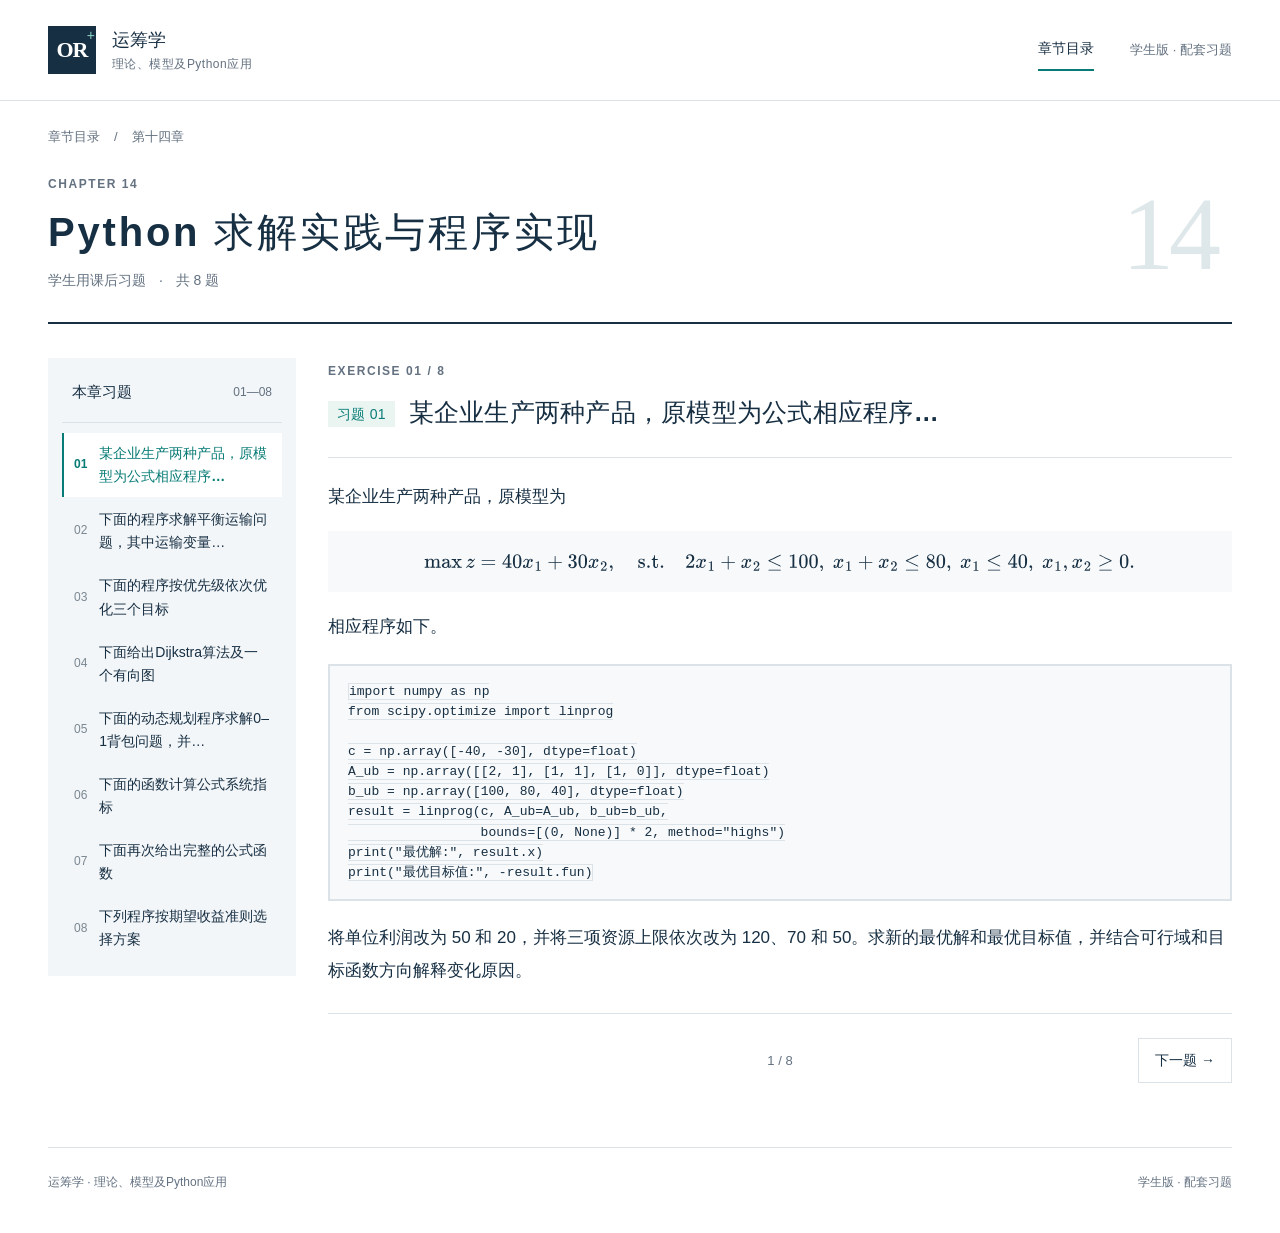
<file: chapter-14.html>
<!doctype html><html lang="zh-CN"><head><meta charset="UTF-8"><meta name="viewport" content="width=device-width,initial-scale=1"><meta name="description" content="《运筹学 理论、模型及Python应用》学生用配套习题。"><title>第十四章 Python 求解实践与程序实现 · 运筹学配套学习资源</title><link rel="stylesheet" href="styles.css"><link rel="icon" href="favicon.svg" type="image/svg+xml"></head><body><a class="skip-link" href="#main">跳至正文</a><header class="site-header"><a class="brand" href="index.html" aria-label="返回教材首页"><span class="brand-symbol">OR<span>+</span></span><span class="brand-name">运筹学<span>理论、模型及Python应用</span></span></a><nav aria-label="主导航"><a href="index.html">章节目录</a><span class="edition">学生版 · 配套习题</span></nav></header><main id="main" class="chapter-page"><div class="breadcrumb"><a href="index.html">章节目录</a><span aria-hidden="true">/</span><span>第十四章</span></div><section class="chapter-intro"><div><p class="eyebrow">CHAPTER 14</p><h1>Python 求解实践与程序实现</h1><p>学生用课后习题 <span>·</span> 共 8 题</p></div><span class="chapter-watermark" aria-hidden="true">14</span></section><div class="reading-layout"><aside class="exercise-sidebar"><div class="sidebar-heading"><h2>本章习题</h2><span>01—08</span></div><nav aria-label="习题目录"><a href="#q1" data-question="1"><span>01</span>某企业生产两种产品，原模型为公式相应程序…</a><a href="#q2" data-question="2"><span>02</span>下面的程序求解平衡运输问题，其中运输变量…</a><a href="#q3" data-question="3"><span>03</span>下面的程序按优先级依次优化三个目标</a><a href="#q4" data-question="4"><span>04</span>下面给出Dijkstra算法及一个有向图</a><a href="#q5" data-question="5"><span>05</span>下面的动态规划程序求解0–1背包问题，并…</a><a href="#q6" data-question="6"><span>06</span>下面的函数计算公式系统指标</a><a href="#q7" data-question="7"><span>07</span>下面再次给出完整的公式函数</a><a href="#q8" data-question="8"><span>08</span>下列程序按期望收益准则选择方案</a></nav></aside><div class="reading-main"><div class="mobile-jump"><label for="question-select">选择习题</label><select id="question-select"><option value="1">01 · 某企业生产两种产品，原模型为公式相应程序…</option><option value="2">02 · 下面的程序求解平衡运输问题，其中运输变量…</option><option value="3">03 · 下面的程序按优先级依次优化三个目标</option><option value="4">04 · 下面给出Dijkstra算法及一个有向图</option><option value="5">05 · 下面的动态规划程序求解0–1背包问题，并…</option><option value="6">06 · 下面的函数计算公式系统指标</option><option value="7">07 · 下面再次给出完整的公式函数</option><option value="8">08 · 下列程序按期望收益准则选择方案</option></select></div><div id="question-content"><article class="question" id="q1" aria-labelledby="q1-title"><div class="question-heading"><p class="eyebrow">EXERCISE 01 / 8</p><h2 id="q1-title"><span>习题 01</span>某企业生产两种产品，原模型为公式相应程序…</h2></div><div class="question-body"><p>某企业生产两种产品，原模型为 <span class="math math-display" role="math" aria-label="\max
z=40x_1+30x_2,
\quad \text{s.t.}\quad
2x_1+x_2\leq100,\ x_1+x_2\leq80,\ x_1\leq40,\ x_1,x_2\geq0."><span aria-hidden="true"><mjx-container class="MathJax" jax="SVG" display="true"><svg style="vertical-align: -0.439ex;" xmlns="http://www.w3.org/2000/svg" width="79.174ex" height="1.971ex" role="img" focusable="false" viewBox="0 -677 34995.1 871"><g stroke="currentColor" fill="currentColor" stroke-width="0" transform="scale(1,-1)"><g data-mml-node="math"><g data-mml-node="mo"><path data-c="6D" d="M41 46H55Q94 46 102 60V68Q102 77 102 91T102 122T103 161T103 203Q103 234 103 269T102 328V351Q99 370 88 376T43 385H25V408Q25 431 27 431L37 432Q47 433 65 434T102 436Q119 437 138 438T167 441T178 442H181V402Q181 364 182 364T187 369T199 384T218 402T247 421T285 437Q305 442 336 442Q351 442 364 440T387 434T406 426T421 417T432 406T441 395T448 384T452 374T455 366L457 361L460 365Q463 369 466 373T475 384T488 397T503 410T523 422T546 432T572 439T603 442Q729 442 740 329Q741 322 741 190V104Q741 66 743 59T754 49Q775 46 803 46H819V0H811L788 1Q764 2 737 2T699 3Q596 3 587 0H579V46H595Q656 46 656 62Q657 64 657 200Q656 335 655 343Q649 371 635 385T611 402T585 404Q540 404 506 370Q479 343 472 315T464 232V168V108Q464 78 465 68T468 55T477 49Q498 46 526 46H542V0H534L510 1Q487 2 460 2T422 3Q319 3 310 0H302V46H318Q379 46 379 62Q380 64 380 200Q379 335 378 343Q372 371 358 385T334 402T308 404Q263 404 229 370Q202 343 195 315T187 232V168V108Q187 78 188 68T191 55T200 49Q221 46 249 46H265V0H257L234 1Q210 2 183 2T145 3Q42 3 33 0H25V46H41Z"></path><path data-c="61" d="M137 305T115 305T78 320T63 359Q63 394 97 421T218 448Q291 448 336 416T396 340Q401 326 401 309T402 194V124Q402 76 407 58T428 40Q443 40 448 56T453 109V145H493V106Q492 66 490 59Q481 29 455 12T400 -6T353 12T329 54V58L327 55Q325 52 322 49T314 40T302 29T287 17T269 6T247 -2T221 -8T190 -11Q130 -11 82 20T34 107Q34 128 41 147T68 188T116 225T194 253T304 268H318V290Q318 324 312 340Q290 411 215 411Q197 411 181 410T156 406T148 403Q170 388 170 359Q170 334 154 320ZM126 106Q126 75 150 51T209 26Q247 26 276 49T315 109Q317 116 318 175Q318 233 317 233Q309 233 296 232T251 223T193 203T147 166T126 106Z" transform="translate(833,0)"></path><path data-c="78" d="M201 0Q189 3 102 3Q26 3 17 0H11V46H25Q48 47 67 52T96 61T121 78T139 96T160 122T180 150L226 210L168 288Q159 301 149 315T133 336T122 351T113 363T107 370T100 376T94 379T88 381T80 383Q74 383 44 385H16V431H23Q59 429 126 429Q219 429 229 431H237V385Q201 381 201 369Q201 367 211 353T239 315T268 274L272 270L297 304Q329 345 329 358Q329 364 327 369T322 376T317 380T310 384L307 385H302V431H309Q324 428 408 428Q487 428 493 431H499V385H492Q443 385 411 368Q394 360 377 341T312 257L296 236L358 151Q424 61 429 57T446 50Q464 46 499 46H516V0H510H502Q494 1 482 1T457 2T432 2T414 3Q403 3 377 3T327 1L304 0H295V46H298Q309 46 320 51T331 63Q331 65 291 120L250 175Q249 174 219 133T185 88Q181 83 181 74Q181 63 188 55T206 46Q208 46 208 23V0H201Z" transform="translate(1333,0)"></path></g><g data-mml-node="mi" transform="translate(2027.7,0)"><path data-c="1D467" d="M347 338Q337 338 294 349T231 360Q211 360 197 356T174 346T162 335T155 324L153 320Q150 317 138 317Q117 317 117 325Q117 330 120 339Q133 378 163 406T229 440Q241 442 246 442Q271 442 291 425T329 392T367 375Q389 375 411 408T434 441Q435 442 449 442H462Q468 436 468 434Q468 430 463 420T449 399T432 377T418 358L411 349Q368 298 275 214T160 106L148 94L163 93Q185 93 227 82T290 71Q328 71 360 90T402 140Q406 149 409 151T424 153Q443 153 443 143Q443 138 442 134Q425 72 376 31T278 -11Q252 -11 232 6T193 40T155 57Q111 57 76 -3Q70 -11 59 -11H54H41Q35 -5 35 -2Q35 13 93 84Q132 129 225 214T340 322Q352 338 347 338Z"></path></g><g data-mml-node="mo" transform="translate(2770.4,0)"><path data-c="3D" d="M56 347Q56 360 70 367H707Q722 359 722 347Q722 336 708 328L390 327H72Q56 332 56 347ZM56 153Q56 168 72 173H708Q722 163 722 153Q722 140 707 133H70Q56 140 56 153Z"></path></g><g data-mml-node="mn" transform="translate(3826.2,0)"><path data-c="34" d="M462 0Q444 3 333 3Q217 3 199 0H190V46H221Q241 46 248 46T265 48T279 53T286 61Q287 63 287 115V165H28V211L179 442Q332 674 334 675Q336 677 355 677H373L379 671V211H471V165H379V114Q379 73 379 66T385 54Q393 47 442 46H471V0H462ZM293 211V545L74 212L183 211H293Z"></path><path data-c="30" d="M96 585Q152 666 249 666Q297 666 345 640T423 548Q460 465 460 320Q460 165 417 83Q397 41 362 16T301 -15T250 -22Q224 -22 198 -16T137 16T82 83Q39 165 39 320Q39 494 96 585ZM321 597Q291 629 250 629Q208 629 178 597Q153 571 145 525T137 333Q137 175 145 125T181 46Q209 16 250 16Q290 16 318 46Q347 76 354 130T362 333Q362 478 354 524T321 597Z" transform="translate(500,0)"></path></g><g data-mml-node="msub" transform="translate(4826.2,0)"><g data-mml-node="mi"><path data-c="1D465" d="M52 289Q59 331 106 386T222 442Q257 442 286 424T329 379Q371 442 430 442Q467 442 494 420T522 361Q522 332 508 314T481 292T458 288Q439 288 427 299T415 328Q415 374 465 391Q454 404 425 404Q412 404 406 402Q368 386 350 336Q290 115 290 78Q290 50 306 38T341 26Q378 26 414 59T463 140Q466 150 469 151T485 153H489Q504 153 504 145Q504 144 502 134Q486 77 440 33T333 -11Q263 -11 227 52Q186 -10 133 -10H127Q78 -10 57 16T35 71Q35 103 54 123T99 143Q142 143 142 101Q142 81 130 66T107 46T94 41L91 40Q91 39 97 36T113 29T132 26Q168 26 194 71Q203 87 217 139T245 247T261 313Q266 340 266 352Q266 380 251 392T217 404Q177 404 142 372T93 290Q91 281 88 280T72 278H58Q52 284 52 289Z"></path></g><g data-mml-node="mn" transform="translate(605,-150) scale(0.707)"><path data-c="31" d="M213 578L200 573Q186 568 160 563T102 556H83V602H102Q149 604 189 617T245 641T273 663Q275 666 285 666Q294 666 302 660V361L303 61Q310 54 315 52T339 48T401 46H427V0H416Q395 3 257 3Q121 3 100 0H88V46H114Q136 46 152 46T177 47T193 50T201 52T207 57T213 61V578Z"></path></g></g><g data-mml-node="mo" transform="translate(6057,0)"><path data-c="2B" d="M56 237T56 250T70 270H369V420L370 570Q380 583 389 583Q402 583 409 568V270H707Q722 262 722 250T707 230H409V-68Q401 -82 391 -82H389H387Q375 -82 369 -68V230H70Q56 237 56 250Z"></path></g><g data-mml-node="mn" transform="translate(7057.2,0)"><path data-c="33" d="M127 463Q100 463 85 480T69 524Q69 579 117 622T233 665Q268 665 277 664Q351 652 390 611T430 522Q430 470 396 421T302 350L299 348Q299 347 308 345T337 336T375 315Q457 262 457 175Q457 96 395 37T238 -22Q158 -22 100 21T42 130Q42 158 60 175T105 193Q133 193 151 175T169 130Q169 119 166 110T159 94T148 82T136 74T126 70T118 67L114 66Q165 21 238 21Q293 21 321 74Q338 107 338 175V195Q338 290 274 322Q259 328 213 329L171 330L168 332Q166 335 166 348Q166 366 174 366Q202 366 232 371Q266 376 294 413T322 525V533Q322 590 287 612Q265 626 240 626Q208 626 181 615T143 592T132 580H135Q138 579 143 578T153 573T165 566T175 555T183 540T186 520Q186 498 172 481T127 463Z"></path><path data-c="30" d="M96 585Q152 666 249 666Q297 666 345 640T423 548Q460 465 460 320Q460 165 417 83Q397 41 362 16T301 -15T250 -22Q224 -22 198 -16T137 16T82 83Q39 165 39 320Q39 494 96 585ZM321 597Q291 629 250 629Q208 629 178 597Q153 571 145 525T137 333Q137 175 145 125T181 46Q209 16 250 16Q290 16 318 46Q347 76 354 130T362 333Q362 478 354 524T321 597Z" transform="translate(500,0)"></path></g><g data-mml-node="msub" transform="translate(8057.2,0)"><g data-mml-node="mi"><path data-c="1D465" d="M52 289Q59 331 106 386T222 442Q257 442 286 424T329 379Q371 442 430 442Q467 442 494 420T522 361Q522 332 508 314T481 292T458 288Q439 288 427 299T415 328Q415 374 465 391Q454 404 425 404Q412 404 406 402Q368 386 350 336Q290 115 290 78Q290 50 306 38T341 26Q378 26 414 59T463 140Q466 150 469 151T485 153H489Q504 153 504 145Q504 144 502 134Q486 77 440 33T333 -11Q263 -11 227 52Q186 -10 133 -10H127Q78 -10 57 16T35 71Q35 103 54 123T99 143Q142 143 142 101Q142 81 130 66T107 46T94 41L91 40Q91 39 97 36T113 29T132 26Q168 26 194 71Q203 87 217 139T245 247T261 313Q266 340 266 352Q266 380 251 392T217 404Q177 404 142 372T93 290Q91 281 88 280T72 278H58Q52 284 52 289Z"></path></g><g data-mml-node="mn" transform="translate(605,-150) scale(0.707)"><path data-c="32" d="M109 429Q82 429 66 447T50 491Q50 562 103 614T235 666Q326 666 387 610T449 465Q449 422 429 383T381 315T301 241Q265 210 201 149L142 93L218 92Q375 92 385 97Q392 99 409 186V189H449V186Q448 183 436 95T421 3V0H50V19V31Q50 38 56 46T86 81Q115 113 136 137Q145 147 170 174T204 211T233 244T261 278T284 308T305 340T320 369T333 401T340 431T343 464Q343 527 309 573T212 619Q179 619 154 602T119 569T109 550Q109 549 114 549Q132 549 151 535T170 489Q170 464 154 447T109 429Z"></path></g></g><g data-mml-node="mo" transform="translate(9065.8,0)"><path data-c="2C" d="M78 35T78 60T94 103T137 121Q165 121 187 96T210 8Q210 -27 201 -60T180 -117T154 -158T130 -185T117 -194Q113 -194 104 -185T95 -172Q95 -168 106 -156T131 -126T157 -76T173 -3V9L172 8Q170 7 167 6T161 3T152 1T140 0Q113 0 96 17Z"></path></g><g data-mml-node="mstyle" transform="translate(9343.8,0)"><g data-mml-node="mspace"></g></g><g data-mml-node="mtext" transform="translate(10510.4,0)"><path data-c="73" d="M295 316Q295 356 268 385T190 414Q154 414 128 401Q98 382 98 349Q97 344 98 336T114 312T157 287Q175 282 201 278T245 269T277 256Q294 248 310 236T342 195T359 133Q359 71 321 31T198 -10H190Q138 -10 94 26L86 19L77 10Q71 4 65 -1L54 -11H46H42Q39 -11 33 -5V74V132Q33 153 35 157T45 162H54Q66 162 70 158T75 146T82 119T101 77Q136 26 198 26Q295 26 295 104Q295 133 277 151Q257 175 194 187T111 210Q75 227 54 256T33 318Q33 357 50 384T93 424T143 442T187 447H198Q238 447 268 432L283 424L292 431Q302 440 314 448H322H326Q329 448 335 442V310L329 304H301Q295 310 295 316Z"></path><path data-c="2E" d="M78 60Q78 84 95 102T138 120Q162 120 180 104T199 61Q199 36 182 18T139 0T96 17T78 60Z" transform="translate(394,0)"></path><path data-c="74" d="M27 422Q80 426 109 478T141 600V615H181V431H316V385H181V241Q182 116 182 100T189 68Q203 29 238 29Q282 29 292 100Q293 108 293 146V181H333V146V134Q333 57 291 17Q264 -10 221 -10Q187 -10 162 2T124 33T105 68T98 100Q97 107 97 248V385H18V422H27Z" transform="translate(672,0)"></path><path data-c="2E" d="M78 60Q78 84 95 102T138 120Q162 120 180 104T199 61Q199 36 182 18T139 0T96 17T78 60Z" transform="translate(1061,0)"></path></g><g data-mml-node="mstyle" transform="translate(11849.4,0)"><g data-mml-node="mspace"></g></g><g data-mml-node="mn" transform="translate(12849.4,0)"><path data-c="32" d="M109 429Q82 429 66 447T50 491Q50 562 103 614T235 666Q326 666 387 610T449 465Q449 422 429 383T381 315T301 241Q265 210 201 149L142 93L218 92Q375 92 385 97Q392 99 409 186V189H449V186Q448 183 436 95T421 3V0H50V19V31Q50 38 56 46T86 81Q115 113 136 137Q145 147 170 174T204 211T233 244T261 278T284 308T305 340T320 369T333 401T340 431T343 464Q343 527 309 573T212 619Q179 619 154 602T119 569T109 550Q109 549 114 549Q132 549 151 535T170 489Q170 464 154 447T109 429Z"></path></g><g data-mml-node="msub" transform="translate(13349.4,0)"><g data-mml-node="mi"><path data-c="1D465" d="M52 289Q59 331 106 386T222 442Q257 442 286 424T329 379Q371 442 430 442Q467 442 494 420T522 361Q522 332 508 314T481 292T458 288Q439 288 427 299T415 328Q415 374 465 391Q454 404 425 404Q412 404 406 402Q368 386 350 336Q290 115 290 78Q290 50 306 38T341 26Q378 26 414 59T463 140Q466 150 469 151T485 153H489Q504 153 504 145Q504 144 502 134Q486 77 440 33T333 -11Q263 -11 227 52Q186 -10 133 -10H127Q78 -10 57 16T35 71Q35 103 54 123T99 143Q142 143 142 101Q142 81 130 66T107 46T94 41L91 40Q91 39 97 36T113 29T132 26Q168 26 194 71Q203 87 217 139T245 247T261 313Q266 340 266 352Q266 380 251 392T217 404Q177 404 142 372T93 290Q91 281 88 280T72 278H58Q52 284 52 289Z"></path></g><g data-mml-node="mn" transform="translate(605,-150) scale(0.707)"><path data-c="31" d="M213 578L200 573Q186 568 160 563T102 556H83V602H102Q149 604 189 617T245 641T273 663Q275 666 285 666Q294 666 302 660V361L303 61Q310 54 315 52T339 48T401 46H427V0H416Q395 3 257 3Q121 3 100 0H88V46H114Q136 46 152 46T177 47T193 50T201 52T207 57T213 61V578Z"></path></g></g><g data-mml-node="mo" transform="translate(14580.2,0)"><path data-c="2B" d="M56 237T56 250T70 270H369V420L370 570Q380 583 389 583Q402 583 409 568V270H707Q722 262 722 250T707 230H409V-68Q401 -82 391 -82H389H387Q375 -82 369 -68V230H70Q56 237 56 250Z"></path></g><g data-mml-node="msub" transform="translate(15580.4,0)"><g data-mml-node="mi"><path data-c="1D465" d="M52 289Q59 331 106 386T222 442Q257 442 286 424T329 379Q371 442 430 442Q467 442 494 420T522 361Q522 332 508 314T481 292T458 288Q439 288 427 299T415 328Q415 374 465 391Q454 404 425 404Q412 404 406 402Q368 386 350 336Q290 115 290 78Q290 50 306 38T341 26Q378 26 414 59T463 140Q466 150 469 151T485 153H489Q504 153 504 145Q504 144 502 134Q486 77 440 33T333 -11Q263 -11 227 52Q186 -10 133 -10H127Q78 -10 57 16T35 71Q35 103 54 123T99 143Q142 143 142 101Q142 81 130 66T107 46T94 41L91 40Q91 39 97 36T113 29T132 26Q168 26 194 71Q203 87 217 139T245 247T261 313Q266 340 266 352Q266 380 251 392T217 404Q177 404 142 372T93 290Q91 281 88 280T72 278H58Q52 284 52 289Z"></path></g><g data-mml-node="mn" transform="translate(605,-150) scale(0.707)"><path data-c="32" d="M109 429Q82 429 66 447T50 491Q50 562 103 614T235 666Q326 666 387 610T449 465Q449 422 429 383T381 315T301 241Q265 210 201 149L142 93L218 92Q375 92 385 97Q392 99 409 186V189H449V186Q448 183 436 95T421 3V0H50V19V31Q50 38 56 46T86 81Q115 113 136 137Q145 147 170 174T204 211T233 244T261 278T284 308T305 340T320 369T333 401T340 431T343 464Q343 527 309 573T212 619Q179 619 154 602T119 569T109 550Q109 549 114 549Q132 549 151 535T170 489Q170 464 154 447T109 429Z"></path></g></g><g data-mml-node="mo" transform="translate(16866.8,0)"><path data-c="2264" d="M674 636Q682 636 688 630T694 615T687 601Q686 600 417 472L151 346L399 228Q687 92 691 87Q694 81 694 76Q694 58 676 56H670L382 192Q92 329 90 331Q83 336 83 348Q84 359 96 365Q104 369 382 500T665 634Q669 636 674 636ZM84 -118Q84 -108 99 -98H678Q694 -104 694 -118Q694 -130 679 -138H98Q84 -131 84 -118Z"></path></g><g data-mml-node="mn" transform="translate(17922.5,0)"><path data-c="31" d="M213 578L200 573Q186 568 160 563T102 556H83V602H102Q149 604 189 617T245 641T273 663Q275 666 285 666Q294 666 302 660V361L303 61Q310 54 315 52T339 48T401 46H427V0H416Q395 3 257 3Q121 3 100 0H88V46H114Q136 46 152 46T177 47T193 50T201 52T207 57T213 61V578Z"></path><path data-c="30" d="M96 585Q152 666 249 666Q297 666 345 640T423 548Q460 465 460 320Q460 165 417 83Q397 41 362 16T301 -15T250 -22Q224 -22 198 -16T137 16T82 83Q39 165 39 320Q39 494 96 585ZM321 597Q291 629 250 629Q208 629 178 597Q153 571 145 525T137 333Q137 175 145 125T181 46Q209 16 250 16Q290 16 318 46Q347 76 354 130T362 333Q362 478 354 524T321 597Z" transform="translate(500,0)"></path><path data-c="30" d="M96 585Q152 666 249 666Q297 666 345 640T423 548Q460 465 460 320Q460 165 417 83Q397 41 362 16T301 -15T250 -22Q224 -22 198 -16T137 16T82 83Q39 165 39 320Q39 494 96 585ZM321 597Q291 629 250 629Q208 629 178 597Q153 571 145 525T137 333Q137 175 145 125T181 46Q209 16 250 16Q290 16 318 46Q347 76 354 130T362 333Q362 478 354 524T321 597Z" transform="translate(1000,0)"></path></g><g data-mml-node="mo" transform="translate(19422.5,0)"><path data-c="2C" d="M78 35T78 60T94 103T137 121Q165 121 187 96T210 8Q210 -27 201 -60T180 -117T154 -158T130 -185T117 -194Q113 -194 104 -185T95 -172Q95 -168 106 -156T131 -126T157 -76T173 -3V9L172 8Q170 7 167 6T161 3T152 1T140 0Q113 0 96 17Z"></path></g><g data-mml-node="mtext" transform="translate(19867.2,0)"><path data-c="A0" d=""></path></g><g data-mml-node="msub" transform="translate(20117.2,0)"><g data-mml-node="mi"><path data-c="1D465" d="M52 289Q59 331 106 386T222 442Q257 442 286 424T329 379Q371 442 430 442Q467 442 494 420T522 361Q522 332 508 314T481 292T458 288Q439 288 427 299T415 328Q415 374 465 391Q454 404 425 404Q412 404 406 402Q368 386 350 336Q290 115 290 78Q290 50 306 38T341 26Q378 26 414 59T463 140Q466 150 469 151T485 153H489Q504 153 504 145Q504 144 502 134Q486 77 440 33T333 -11Q263 -11 227 52Q186 -10 133 -10H127Q78 -10 57 16T35 71Q35 103 54 123T99 143Q142 143 142 101Q142 81 130 66T107 46T94 41L91 40Q91 39 97 36T113 29T132 26Q168 26 194 71Q203 87 217 139T245 247T261 313Q266 340 266 352Q266 380 251 392T217 404Q177 404 142 372T93 290Q91 281 88 280T72 278H58Q52 284 52 289Z"></path></g><g data-mml-node="mn" transform="translate(605,-150) scale(0.707)"><path data-c="31" d="M213 578L200 573Q186 568 160 563T102 556H83V602H102Q149 604 189 617T245 641T273 663Q275 666 285 666Q294 666 302 660V361L303 61Q310 54 315 52T339 48T401 46H427V0H416Q395 3 257 3Q121 3 100 0H88V46H114Q136 46 152 46T177 47T193 50T201 52T207 57T213 61V578Z"></path></g></g><g data-mml-node="mo" transform="translate(21348,0)"><path data-c="2B" d="M56 237T56 250T70 270H369V420L370 570Q380 583 389 583Q402 583 409 568V270H707Q722 262 722 250T707 230H409V-68Q401 -82 391 -82H389H387Q375 -82 369 -68V230H70Q56 237 56 250Z"></path></g><g data-mml-node="msub" transform="translate(22348.2,0)"><g data-mml-node="mi"><path data-c="1D465" d="M52 289Q59 331 106 386T222 442Q257 442 286 424T329 379Q371 442 430 442Q467 442 494 420T522 361Q522 332 508 314T481 292T458 288Q439 288 427 299T415 328Q415 374 465 391Q454 404 425 404Q412 404 406 402Q368 386 350 336Q290 115 290 78Q290 50 306 38T341 26Q378 26 414 59T463 140Q466 150 469 151T485 153H489Q504 153 504 145Q504 144 502 134Q486 77 440 33T333 -11Q263 -11 227 52Q186 -10 133 -10H127Q78 -10 57 16T35 71Q35 103 54 123T99 143Q142 143 142 101Q142 81 130 66T107 46T94 41L91 40Q91 39 97 36T113 29T132 26Q168 26 194 71Q203 87 217 139T245 247T261 313Q266 340 266 352Q266 380 251 392T217 404Q177 404 142 372T93 290Q91 281 88 280T72 278H58Q52 284 52 289Z"></path></g><g data-mml-node="mn" transform="translate(605,-150) scale(0.707)"><path data-c="32" d="M109 429Q82 429 66 447T50 491Q50 562 103 614T235 666Q326 666 387 610T449 465Q449 422 429 383T381 315T301 241Q265 210 201 149L142 93L218 92Q375 92 385 97Q392 99 409 186V189H449V186Q448 183 436 95T421 3V0H50V19V31Q50 38 56 46T86 81Q115 113 136 137Q145 147 170 174T204 211T233 244T261 278T284 308T305 340T320 369T333 401T340 431T343 464Q343 527 309 573T212 619Q179 619 154 602T119 569T109 550Q109 549 114 549Q132 549 151 535T170 489Q170 464 154 447T109 429Z"></path></g></g><g data-mml-node="mo" transform="translate(23634.5,0)"><path data-c="2264" d="M674 636Q682 636 688 630T694 615T687 601Q686 600 417 472L151 346L399 228Q687 92 691 87Q694 81 694 76Q694 58 676 56H670L382 192Q92 329 90 331Q83 336 83 348Q84 359 96 365Q104 369 382 500T665 634Q669 636 674 636ZM84 -118Q84 -108 99 -98H678Q694 -104 694 -118Q694 -130 679 -138H98Q84 -131 84 -118Z"></path></g><g data-mml-node="mn" transform="translate(24690.3,0)"><path data-c="38" d="M70 417T70 494T124 618T248 666Q319 666 374 624T429 515Q429 485 418 459T392 417T361 389T335 371T324 363L338 354Q352 344 366 334T382 323Q457 264 457 174Q457 95 399 37T249 -22Q159 -22 101 29T43 155Q43 263 172 335L154 348Q133 361 127 368Q70 417 70 494ZM286 386L292 390Q298 394 301 396T311 403T323 413T334 425T345 438T355 454T364 471T369 491T371 513Q371 556 342 586T275 624Q268 625 242 625Q201 625 165 599T128 534Q128 511 141 492T167 463T217 431Q224 426 228 424L286 386ZM250 21Q308 21 350 55T392 137Q392 154 387 169T375 194T353 216T330 234T301 253T274 270Q260 279 244 289T218 306L210 311Q204 311 181 294T133 239T107 157Q107 98 150 60T250 21Z"></path><path data-c="30" d="M96 585Q152 666 249 666Q297 666 345 640T423 548Q460 465 460 320Q460 165 417 83Q397 41 362 16T301 -15T250 -22Q224 -22 198 -16T137 16T82 83Q39 165 39 320Q39 494 96 585ZM321 597Q291 629 250 629Q208 629 178 597Q153 571 145 525T137 333Q137 175 145 125T181 46Q209 16 250 16Q290 16 318 46Q347 76 354 130T362 333Q362 478 354 524T321 597Z" transform="translate(500,0)"></path></g><g data-mml-node="mo" transform="translate(25690.3,0)"><path data-c="2C" d="M78 35T78 60T94 103T137 121Q165 121 187 96T210 8Q210 -27 201 -60T180 -117T154 -158T130 -185T117 -194Q113 -194 104 -185T95 -172Q95 -168 106 -156T131 -126T157 -76T173 -3V9L172 8Q170 7 167 6T161 3T152 1T140 0Q113 0 96 17Z"></path></g><g data-mml-node="mtext" transform="translate(26135,0)"><path data-c="A0" d=""></path></g><g data-mml-node="msub" transform="translate(26385,0)"><g data-mml-node="mi"><path data-c="1D465" d="M52 289Q59 331 106 386T222 442Q257 442 286 424T329 379Q371 442 430 442Q467 442 494 420T522 361Q522 332 508 314T481 292T458 288Q439 288 427 299T415 328Q415 374 465 391Q454 404 425 404Q412 404 406 402Q368 386 350 336Q290 115 290 78Q290 50 306 38T341 26Q378 26 414 59T463 140Q466 150 469 151T485 153H489Q504 153 504 145Q504 144 502 134Q486 77 440 33T333 -11Q263 -11 227 52Q186 -10 133 -10H127Q78 -10 57 16T35 71Q35 103 54 123T99 143Q142 143 142 101Q142 81 130 66T107 46T94 41L91 40Q91 39 97 36T113 29T132 26Q168 26 194 71Q203 87 217 139T245 247T261 313Q266 340 266 352Q266 380 251 392T217 404Q177 404 142 372T93 290Q91 281 88 280T72 278H58Q52 284 52 289Z"></path></g><g data-mml-node="mn" transform="translate(605,-150) scale(0.707)"><path data-c="31" d="M213 578L200 573Q186 568 160 563T102 556H83V602H102Q149 604 189 617T245 641T273 663Q275 666 285 666Q294 666 302 660V361L303 61Q310 54 315 52T339 48T401 46H427V0H416Q395 3 257 3Q121 3 100 0H88V46H114Q136 46 152 46T177 47T193 50T201 52T207 57T213 61V578Z"></path></g></g><g data-mml-node="mo" transform="translate(27671.3,0)"><path data-c="2264" d="M674 636Q682 636 688 630T694 615T687 601Q686 600 417 472L151 346L399 228Q687 92 691 87Q694 81 694 76Q694 58 676 56H670L382 192Q92 329 90 331Q83 336 83 348Q84 359 96 365Q104 369 382 500T665 634Q669 636 674 636ZM84 -118Q84 -108 99 -98H678Q694 -104 694 -118Q694 -130 679 -138H98Q84 -131 84 -118Z"></path></g><g data-mml-node="mn" transform="translate(28727.1,0)"><path data-c="34" d="M462 0Q444 3 333 3Q217 3 199 0H190V46H221Q241 46 248 46T265 48T279 53T286 61Q287 63 287 115V165H28V211L179 442Q332 674 334 675Q336 677 355 677H373L379 671V211H471V165H379V114Q379 73 379 66T385 54Q393 47 442 46H471V0H462ZM293 211V545L74 212L183 211H293Z"></path><path data-c="30" d="M96 585Q152 666 249 666Q297 666 345 640T423 548Q460 465 460 320Q460 165 417 83Q397 41 362 16T301 -15T250 -22Q224 -22 198 -16T137 16T82 83Q39 165 39 320Q39 494 96 585ZM321 597Q291 629 250 629Q208 629 178 597Q153 571 145 525T137 333Q137 175 145 125T181 46Q209 16 250 16Q290 16 318 46Q347 76 354 130T362 333Q362 478 354 524T321 597Z" transform="translate(500,0)"></path></g><g data-mml-node="mo" transform="translate(29727.1,0)"><path data-c="2C" d="M78 35T78 60T94 103T137 121Q165 121 187 96T210 8Q210 -27 201 -60T180 -117T154 -158T130 -185T117 -194Q113 -194 104 -185T95 -172Q95 -168 106 -156T131 -126T157 -76T173 -3V9L172 8Q170 7 167 6T161 3T152 1T140 0Q113 0 96 17Z"></path></g><g data-mml-node="mtext" transform="translate(30171.8,0)"><path data-c="A0" d=""></path></g><g data-mml-node="msub" transform="translate(30421.8,0)"><g data-mml-node="mi"><path data-c="1D465" d="M52 289Q59 331 106 386T222 442Q257 442 286 424T329 379Q371 442 430 442Q467 442 494 420T522 361Q522 332 508 314T481 292T458 288Q439 288 427 299T415 328Q415 374 465 391Q454 404 425 404Q412 404 406 402Q368 386 350 336Q290 115 290 78Q290 50 306 38T341 26Q378 26 414 59T463 140Q466 150 469 151T485 153H489Q504 153 504 145Q504 144 502 134Q486 77 440 33T333 -11Q263 -11 227 52Q186 -10 133 -10H127Q78 -10 57 16T35 71Q35 103 54 123T99 143Q142 143 142 101Q142 81 130 66T107 46T94 41L91 40Q91 39 97 36T113 29T132 26Q168 26 194 71Q203 87 217 139T245 247T261 313Q266 340 266 352Q266 380 251 392T217 404Q177 404 142 372T93 290Q91 281 88 280T72 278H58Q52 284 52 289Z"></path></g><g data-mml-node="mn" transform="translate(605,-150) scale(0.707)"><path data-c="31" d="M213 578L200 573Q186 568 160 563T102 556H83V602H102Q149 604 189 617T245 641T273 663Q275 666 285 666Q294 666 302 660V361L303 61Q310 54 315 52T339 48T401 46H427V0H416Q395 3 257 3Q121 3 100 0H88V46H114Q136 46 152 46T177 47T193 50T201 52T207 57T213 61V578Z"></path></g></g><g data-mml-node="mo" transform="translate(31430.3,0)"><path data-c="2C" d="M78 35T78 60T94 103T137 121Q165 121 187 96T210 8Q210 -27 201 -60T180 -117T154 -158T130 -185T117 -194Q113 -194 104 -185T95 -172Q95 -168 106 -156T131 -126T157 -76T173 -3V9L172 8Q170 7 167 6T161 3T152 1T140 0Q113 0 96 17Z"></path></g><g data-mml-node="msub" transform="translate(31875,0)"><g data-mml-node="mi"><path data-c="1D465" d="M52 289Q59 331 106 386T222 442Q257 442 286 424T329 379Q371 442 430 442Q467 442 494 420T522 361Q522 332 508 314T481 292T458 288Q439 288 427 299T415 328Q415 374 465 391Q454 404 425 404Q412 404 406 402Q368 386 350 336Q290 115 290 78Q290 50 306 38T341 26Q378 26 414 59T463 140Q466 150 469 151T485 153H489Q504 153 504 145Q504 144 502 134Q486 77 440 33T333 -11Q263 -11 227 52Q186 -10 133 -10H127Q78 -10 57 16T35 71Q35 103 54 123T99 143Q142 143 142 101Q142 81 130 66T107 46T94 41L91 40Q91 39 97 36T113 29T132 26Q168 26 194 71Q203 87 217 139T245 247T261 313Q266 340 266 352Q266 380 251 392T217 404Q177 404 142 372T93 290Q91 281 88 280T72 278H58Q52 284 52 289Z"></path></g><g data-mml-node="mn" transform="translate(605,-150) scale(0.707)"><path data-c="32" d="M109 429Q82 429 66 447T50 491Q50 562 103 614T235 666Q326 666 387 610T449 465Q449 422 429 383T381 315T301 241Q265 210 201 149L142 93L218 92Q375 92 385 97Q392 99 409 186V189H449V186Q448 183 436 95T421 3V0H50V19V31Q50 38 56 46T86 81Q115 113 136 137Q145 147 170 174T204 211T233 244T261 278T284 308T305 340T320 369T333 401T340 431T343 464Q343 527 309 573T212 619Q179 619 154 602T119 569T109 550Q109 549 114 549Q132 549 151 535T170 489Q170 464 154 447T109 429Z"></path></g></g><g data-mml-node="mo" transform="translate(33161.3,0)"><path data-c="2265" d="M83 616Q83 624 89 630T99 636Q107 636 253 568T543 431T687 361Q694 356 694 346T687 331Q685 329 395 192L107 56H101Q83 58 83 76Q83 77 83 79Q82 86 98 95Q117 105 248 167Q326 204 378 228L626 346L360 472Q291 505 200 548Q112 589 98 597T83 616ZM84 -118Q84 -108 99 -98H678Q694 -104 694 -118Q694 -130 679 -138H98Q84 -131 84 -118Z"></path></g><g data-mml-node="mn" transform="translate(34217.1,0)"><path data-c="30" d="M96 585Q152 666 249 666Q297 666 345 640T423 548Q460 465 460 320Q460 165 417 83Q397 41 362 16T301 -15T250 -22Q224 -22 198 -16T137 16T82 83Q39 165 39 320Q39 494 96 585ZM321 597Q291 629 250 629Q208 629 178 597Q153 571 145 525T137 333Q137 175 145 125T181 46Q209 16 250 16Q290 16 318 46Q347 76 354 130T362 333Q362 478 354 524T321 597Z"></path><path data-c="2E" d="M78 60Q78 84 95 102T138 120Q162 120 180 104T199 61Q199 36 182 18T139 0T96 17T78 60Z" transform="translate(500,0)"></path></g></g></g></svg></mjx-container></span></span>
相应程序如下。</p>
<div class="sourceCode" id="cb1" data-language="Python"
data-caption="线性规划习题程序"><pre
class="sourceCode python"><code class="sourceCode python"><span id="cb1-1"><a href="#cb1-1" aria-hidden="true" tabindex="-1"></a><span class="im">import</span> numpy <span class="im">as</span> np</span>
<span id="cb1-2"><a href="#cb1-2" aria-hidden="true" tabindex="-1"></a><span class="im">from</span> scipy.optimize <span class="im">import</span> linprog</span>
<span id="cb1-3"><a href="#cb1-3" aria-hidden="true" tabindex="-1"></a></span>
<span id="cb1-4"><a href="#cb1-4" aria-hidden="true" tabindex="-1"></a>c <span class="op">=</span> np.array([<span class="op">-</span><span class="dv">40</span>, <span class="op">-</span><span class="dv">30</span>], dtype<span class="op">=</span><span class="bu">float</span>)</span>
<span id="cb1-5"><a href="#cb1-5" aria-hidden="true" tabindex="-1"></a>A_ub <span class="op">=</span> np.array([[<span class="dv">2</span>, <span class="dv">1</span>], [<span class="dv">1</span>, <span class="dv">1</span>], [<span class="dv">1</span>, <span class="dv">0</span>]], dtype<span class="op">=</span><span class="bu">float</span>)</span>
<span id="cb1-6"><a href="#cb1-6" aria-hidden="true" tabindex="-1"></a>b_ub <span class="op">=</span> np.array([<span class="dv">100</span>, <span class="dv">80</span>, <span class="dv">40</span>], dtype<span class="op">=</span><span class="bu">float</span>)</span>
<span id="cb1-7"><a href="#cb1-7" aria-hidden="true" tabindex="-1"></a>result <span class="op">=</span> linprog(c, A_ub<span class="op">=</span>A_ub, b_ub<span class="op">=</span>b_ub,</span>
<span id="cb1-8"><a href="#cb1-8" aria-hidden="true" tabindex="-1"></a>                 bounds<span class="op">=</span>[(<span class="dv">0</span>, <span class="va">None</span>)] <span class="op">*</span> <span class="dv">2</span>, method<span class="op">=</span><span class="st">&quot;highs&quot;</span>)</span>
<span id="cb1-9"><a href="#cb1-9" aria-hidden="true" tabindex="-1"></a><span class="bu">print</span>(<span class="st">&quot;最优解:&quot;</span>, result.x)</span>
<span id="cb1-10"><a href="#cb1-10" aria-hidden="true" tabindex="-1"></a><span class="bu">print</span>(<span class="st">&quot;最优目标值:&quot;</span>, <span class="op">-</span>result.fun)</span></code></pre></div>
<p>将单位利润改为 50 和 20，并将三项资源上限依次改为 120、70 和
50。求新的最优解和最优目标值，并结合可行域和目标函数方向解释变化原因。</p></div></article><article class="question" id="q2" aria-labelledby="q2-title"><div class="question-heading"><p class="eyebrow">EXERCISE 02 / 8</p><h2 id="q2-title"><span>习题 02</span>下面的程序求解平衡运输问题，其中运输变量…</h2></div><div class="question-body"><p>下面的程序求解平衡运输问题，其中运输变量按行展开。</p>
<div class="sourceCode" id="cb2" data-language="Python"
data-caption="运输问题习题程序"><pre
class="sourceCode python"><code class="sourceCode python"><span id="cb2-1"><a href="#cb2-1" aria-hidden="true" tabindex="-1"></a><span class="im">import</span> numpy <span class="im">as</span> np</span>
<span id="cb2-2"><a href="#cb2-2" aria-hidden="true" tabindex="-1"></a><span class="im">from</span> scipy.optimize <span class="im">import</span> linprog</span>
<span id="cb2-3"><a href="#cb2-3" aria-hidden="true" tabindex="-1"></a></span>
<span id="cb2-4"><a href="#cb2-4" aria-hidden="true" tabindex="-1"></a>cost <span class="op">=</span> np.array([[<span class="dv">4</span>, <span class="dv">6</span>, <span class="dv">8</span>], [<span class="dv">5</span>, <span class="dv">4</span>, <span class="dv">3</span>]], dtype<span class="op">=</span><span class="bu">float</span>)</span>
<span id="cb2-5"><a href="#cb2-5" aria-hidden="true" tabindex="-1"></a>supply <span class="op">=</span> np.array([<span class="dv">80</span>, <span class="dv">70</span>], dtype<span class="op">=</span><span class="bu">float</span>)</span>
<span id="cb2-6"><a href="#cb2-6" aria-hidden="true" tabindex="-1"></a>demand <span class="op">=</span> np.array([<span class="dv">50</span>, <span class="dv">60</span>, <span class="dv">40</span>], dtype<span class="op">=</span><span class="bu">float</span>)</span>
<span id="cb2-7"><a href="#cb2-7" aria-hidden="true" tabindex="-1"></a>m, n <span class="op">=</span> cost.shape</span>
<span id="cb2-8"><a href="#cb2-8" aria-hidden="true" tabindex="-1"></a>A_eq, b_eq <span class="op">=</span> [], []</span>
<span id="cb2-9"><a href="#cb2-9" aria-hidden="true" tabindex="-1"></a><span class="cf">for</span> i <span class="kw">in</span> <span class="bu">range</span>(m):</span>
<span id="cb2-10"><a href="#cb2-10" aria-hidden="true" tabindex="-1"></a>    row <span class="op">=</span> np.zeros(m <span class="op">*</span> n)</span>
<span id="cb2-11"><a href="#cb2-11" aria-hidden="true" tabindex="-1"></a>    row[i <span class="op">*</span> n:(i <span class="op">+</span> <span class="dv">1</span>) <span class="op">*</span> n] <span class="op">=</span> <span class="dv">1</span></span>
<span id="cb2-12"><a href="#cb2-12" aria-hidden="true" tabindex="-1"></a>    A_eq.append(row)<span class="op">;</span> b_eq.append(supply[i])</span>
<span id="cb2-13"><a href="#cb2-13" aria-hidden="true" tabindex="-1"></a><span class="cf">for</span> j <span class="kw">in</span> <span class="bu">range</span>(n):</span>
<span id="cb2-14"><a href="#cb2-14" aria-hidden="true" tabindex="-1"></a>    row <span class="op">=</span> np.zeros(m <span class="op">*</span> n)</span>
<span id="cb2-15"><a href="#cb2-15" aria-hidden="true" tabindex="-1"></a>    row[j::n] <span class="op">=</span> <span class="dv">1</span></span>
<span id="cb2-16"><a href="#cb2-16" aria-hidden="true" tabindex="-1"></a>    A_eq.append(row)<span class="op">;</span> b_eq.append(demand[j])</span>
<span id="cb2-17"><a href="#cb2-17" aria-hidden="true" tabindex="-1"></a>result <span class="op">=</span> linprog(cost.ravel(), A_eq<span class="op">=</span>np.array(A_eq),</span>
<span id="cb2-18"><a href="#cb2-18" aria-hidden="true" tabindex="-1"></a>                 b_eq<span class="op">=</span>np.array(b_eq), bounds<span class="op">=</span>(<span class="dv">0</span>, <span class="va">None</span>), method<span class="op">=</span><span class="st">&quot;highs&quot;</span>)</span>
<span id="cb2-19"><a href="#cb2-19" aria-hidden="true" tabindex="-1"></a><span class="bu">print</span>(result.x.reshape(m, n), result.fun)</span></code></pre></div>
<p>增加供应地 3 和需求地 4，采用费用矩阵 <span class="math math-display" role="math" aria-label="C=\begin{bmatrix}4&amp;6&amp;8&amp;5\\5&amp;4&amp;3&amp;6\\7&amp;5&amp;4&amp;3\end{bmatrix},"><span aria-hidden="true"><mjx-container class="MathJax" jax="SVG" display="true"><svg style="vertical-align: -3.733ex;" xmlns="http://www.w3.org/2000/svg" width="19.696ex" height="8.597ex" role="img" focusable="false" viewBox="0 -2150 8705.6 3800"><g stroke="currentColor" fill="currentColor" stroke-width="0" transform="scale(1,-1)"><g data-mml-node="math"><g data-mml-node="mi"><path data-c="1D436" d="M50 252Q50 367 117 473T286 641T490 704Q580 704 633 653Q642 643 648 636T656 626L657 623Q660 623 684 649Q691 655 699 663T715 679T725 690L740 705H746Q760 705 760 698Q760 694 728 561Q692 422 692 421Q690 416 687 415T669 413H653Q647 419 647 422Q647 423 648 429T650 449T651 481Q651 552 619 605T510 659Q484 659 454 652T382 628T299 572T226 479Q194 422 175 346T156 222Q156 108 232 58Q280 24 350 24Q441 24 512 92T606 240Q610 253 612 255T628 257Q648 257 648 248Q648 243 647 239Q618 132 523 55T319 -22Q206 -22 128 53T50 252Z"></path></g><g data-mml-node="mo" transform="translate(1037.8,0)"><path data-c="3D" d="M56 347Q56 360 70 367H707Q722 359 722 347Q722 336 708 328L390 327H72Q56 332 56 347ZM56 153Q56 168 72 173H708Q722 163 722 153Q722 140 707 133H70Q56 140 56 153Z"></path></g><g data-mml-node="mrow" transform="translate(2093.6,0)"><g data-mml-node="mo"><path data-c="23A1" d="M319 -645V1154H666V1070H403V-645H319Z" transform="translate(0,996)"></path><path data-c="23A3" d="M319 -644V1155H403V-560H666V-644H319Z" transform="translate(0,-1006)"></path><svg width="667" height="402" y="49" x="0" viewBox="0 100.5 667 402"><path data-c="23A2" d="M319 0V602H403V0H319Z" transform="scale(1,1.002)"></path></svg></g><g data-mml-node="mtable" transform="translate(667,0)"><g data-mml-node="mtr" transform="translate(0,1400)"><g data-mml-node="mtd"><g data-mml-node="mn"><path data-c="34" d="M462 0Q444 3 333 3Q217 3 199 0H190V46H221Q241 46 248 46T265 48T279 53T286 61Q287 63 287 115V165H28V211L179 442Q332 674 334 675Q336 677 355 677H373L379 671V211H471V165H379V114Q379 73 379 66T385 54Q393 47 442 46H471V0H462ZM293 211V545L74 212L183 211H293Z"></path></g></g><g data-mml-node="mtd" transform="translate(1500,0)"><g data-mml-node="mn"><path data-c="36" d="M42 313Q42 476 123 571T303 666Q372 666 402 630T432 550Q432 525 418 510T379 495Q356 495 341 509T326 548Q326 592 373 601Q351 623 311 626Q240 626 194 566Q147 500 147 364L148 360Q153 366 156 373Q197 433 263 433H267Q313 433 348 414Q372 400 396 374T435 317Q456 268 456 210V192Q456 169 451 149Q440 90 387 34T253 -22Q225 -22 199 -14T143 16T92 75T56 172T42 313ZM257 397Q227 397 205 380T171 335T154 278T148 216Q148 133 160 97T198 39Q222 21 251 21Q302 21 329 59Q342 77 347 104T352 209Q352 289 347 316T329 361Q302 397 257 397Z"></path></g></g><g data-mml-node="mtd" transform="translate(3000,0)"><g data-mml-node="mn"><path data-c="38" d="M70 417T70 494T124 618T248 666Q319 666 374 624T429 515Q429 485 418 459T392 417T361 389T335 371T324 363L338 354Q352 344 366 334T382 323Q457 264 457 174Q457 95 399 37T249 -22Q159 -22 101 29T43 155Q43 263 172 335L154 348Q133 361 127 368Q70 417 70 494ZM286 386L292 390Q298 394 301 396T311 403T323 413T334 425T345 438T355 454T364 471T369 491T371 513Q371 556 342 586T275 624Q268 625 242 625Q201 625 165 599T128 534Q128 511 141 492T167 463T217 431Q224 426 228 424L286 386ZM250 21Q308 21 350 55T392 137Q392 154 387 169T375 194T353 216T330 234T301 253T274 270Q260 279 244 289T218 306L210 311Q204 311 181 294T133 239T107 157Q107 98 150 60T250 21Z"></path></g></g><g data-mml-node="mtd" transform="translate(4500,0)"><g data-mml-node="mn"><path data-c="35" d="M164 157Q164 133 148 117T109 101H102Q148 22 224 22Q294 22 326 82Q345 115 345 210Q345 313 318 349Q292 382 260 382H254Q176 382 136 314Q132 307 129 306T114 304Q97 304 95 310Q93 314 93 485V614Q93 664 98 664Q100 666 102 666Q103 666 123 658T178 642T253 634Q324 634 389 662Q397 666 402 666Q410 666 410 648V635Q328 538 205 538Q174 538 149 544L139 546V374Q158 388 169 396T205 412T256 420Q337 420 393 355T449 201Q449 109 385 44T229 -22Q148 -22 99 32T50 154Q50 178 61 192T84 210T107 214Q132 214 148 197T164 157Z"></path></g></g></g><g data-mml-node="mtr"><g data-mml-node="mtd"><g data-mml-node="mn"><path data-c="35" d="M164 157Q164 133 148 117T109 101H102Q148 22 224 22Q294 22 326 82Q345 115 345 210Q345 313 318 349Q292 382 260 382H254Q176 382 136 314Q132 307 129 306T114 304Q97 304 95 310Q93 314 93 485V614Q93 664 98 664Q100 666 102 666Q103 666 123 658T178 642T253 634Q324 634 389 662Q397 666 402 666Q410 666 410 648V635Q328 538 205 538Q174 538 149 544L139 546V374Q158 388 169 396T205 412T256 420Q337 420 393 355T449 201Q449 109 385 44T229 -22Q148 -22 99 32T50 154Q50 178 61 192T84 210T107 214Q132 214 148 197T164 157Z"></path></g></g><g data-mml-node="mtd" transform="translate(1500,0)"><g data-mml-node="mn"><path data-c="34" d="M462 0Q444 3 333 3Q217 3 199 0H190V46H221Q241 46 248 46T265 48T279 53T286 61Q287 63 287 115V165H28V211L179 442Q332 674 334 675Q336 677 355 677H373L379 671V211H471V165H379V114Q379 73 379 66T385 54Q393 47 442 46H471V0H462ZM293 211V545L74 212L183 211H293Z"></path></g></g><g data-mml-node="mtd" transform="translate(3000,0)"><g data-mml-node="mn"><path data-c="33" d="M127 463Q100 463 85 480T69 524Q69 579 117 622T233 665Q268 665 277 664Q351 652 390 611T430 522Q430 470 396 421T302 350L299 348Q299 347 308 345T337 336T375 315Q457 262 457 175Q457 96 395 37T238 -22Q158 -22 100 21T42 130Q42 158 60 175T105 193Q133 193 151 175T169 130Q169 119 166 110T159 94T148 82T136 74T126 70T118 67L114 66Q165 21 238 21Q293 21 321 74Q338 107 338 175V195Q338 290 274 322Q259 328 213 329L171 330L168 332Q166 335 166 348Q166 366 174 366Q202 366 232 371Q266 376 294 413T322 525V533Q322 590 287 612Q265 626 240 626Q208 626 181 615T143 592T132 580H135Q138 579 143 578T153 573T165 566T175 555T183 540T186 520Q186 498 172 481T127 463Z"></path></g></g><g data-mml-node="mtd" transform="translate(4500,0)"><g data-mml-node="mn"><path data-c="36" d="M42 313Q42 476 123 571T303 666Q372 666 402 630T432 550Q432 525 418 510T379 495Q356 495 341 509T326 548Q326 592 373 601Q351 623 311 626Q240 626 194 566Q147 500 147 364L148 360Q153 366 156 373Q197 433 263 433H267Q313 433 348 414Q372 400 396 374T435 317Q456 268 456 210V192Q456 169 451 149Q440 90 387 34T253 -22Q225 -22 199 -14T143 16T92 75T56 172T42 313ZM257 397Q227 397 205 380T171 335T154 278T148 216Q148 133 160 97T198 39Q222 21 251 21Q302 21 329 59Q342 77 347 104T352 209Q352 289 347 316T329 361Q302 397 257 397Z"></path></g></g></g><g data-mml-node="mtr" transform="translate(0,-1400)"><g data-mml-node="mtd"><g data-mml-node="mn"><path data-c="37" d="M55 458Q56 460 72 567L88 674Q88 676 108 676H128V672Q128 662 143 655T195 646T364 644H485V605L417 512Q408 500 387 472T360 435T339 403T319 367T305 330T292 284T284 230T278 162T275 80Q275 66 275 52T274 28V19Q270 2 255 -10T221 -22Q210 -22 200 -19T179 0T168 40Q168 198 265 368Q285 400 349 489L395 552H302Q128 552 119 546Q113 543 108 522T98 479L95 458V455H55V458Z"></path></g></g><g data-mml-node="mtd" transform="translate(1500,0)"><g data-mml-node="mn"><path data-c="35" d="M164 157Q164 133 148 117T109 101H102Q148 22 224 22Q294 22 326 82Q345 115 345 210Q345 313 318 349Q292 382 260 382H254Q176 382 136 314Q132 307 129 306T114 304Q97 304 95 310Q93 314 93 485V614Q93 664 98 664Q100 666 102 666Q103 666 123 658T178 642T253 634Q324 634 389 662Q397 666 402 666Q410 666 410 648V635Q328 538 205 538Q174 538 149 544L139 546V374Q158 388 169 396T205 412T256 420Q337 420 393 355T449 201Q449 109 385 44T229 -22Q148 -22 99 32T50 154Q50 178 61 192T84 210T107 214Q132 214 148 197T164 157Z"></path></g></g><g data-mml-node="mtd" transform="translate(3000,0)"><g data-mml-node="mn"><path data-c="34" d="M462 0Q444 3 333 3Q217 3 199 0H190V46H221Q241 46 248 46T265 48T279 53T286 61Q287 63 287 115V165H28V211L179 442Q332 674 334 675Q336 677 355 677H373L379 671V211H471V165H379V114Q379 73 379 66T385 54Q393 47 442 46H471V0H462ZM293 211V545L74 212L183 211H293Z"></path></g></g><g data-mml-node="mtd" transform="translate(4500,0)"><g data-mml-node="mn"><path data-c="33" d="M127 463Q100 463 85 480T69 524Q69 579 117 622T233 665Q268 665 277 664Q351 652 390 611T430 522Q430 470 396 421T302 350L299 348Q299 347 308 345T337 336T375 315Q457 262 457 175Q457 96 395 37T238 -22Q158 -22 100 21T42 130Q42 158 60 175T105 193Q133 193 151 175T169 130Q169 119 166 110T159 94T148 82T136 74T126 70T118 67L114 66Q165 21 238 21Q293 21 321 74Q338 107 338 175V195Q338 290 274 322Q259 328 213 329L171 330L168 332Q166 335 166 348Q166 366 174 366Q202 366 232 371Q266 376 294 413T322 525V533Q322 590 287 612Q265 626 240 626Q208 626 181 615T143 592T132 580H135Q138 579 143 578T153 573T165 566T175 555T183 540T186 520Q186 498 172 481T127 463Z"></path></g></g></g></g><g data-mml-node="mo" transform="translate(5667,0)"><path data-c="23A4" d="M0 1070V1154H347V-645H263V1070H0Z" transform="translate(0,996)"></path><path data-c="23A6" d="M263 -560V1155H347V-644H0V-560H263Z" transform="translate(0,-1006)"></path><svg width="667" height="402" y="49" x="0" viewBox="0 100.5 667 402"><path data-c="23A5" d="M263 0V602H347V0H263Z" transform="scale(1,1.002)"></path></svg></g></g><g data-mml-node="mo" transform="translate(8427.6,0)"><path data-c="2C" d="M78 35T78 60T94 103T137 121Q165 121 187 96T210 8Q210 -27 201 -60T180 -117T154 -158T130 -185T117 -194Q113 -194 104 -185T95 -172Q95 -168 106 -156T131 -126T157 -76T173 -3V9L172 8Q170 7 167 6T161 3T152 1T140 0Q113 0 96 17Z"></path></g></g></g></svg></mjx-container></span></span>
供应量 <span class="math math-inline" role="math" aria-label="(80,70,50)"><span aria-hidden="true"><mjx-container class="MathJax" jax="SVG"><svg style="vertical-align: -0.566ex;" xmlns="http://www.w3.org/2000/svg" width="10.56ex" height="2.262ex" role="img" focusable="false" viewBox="0 -750 4667.3 1000"><g stroke="currentColor" fill="currentColor" stroke-width="0" transform="scale(1,-1)"><g data-mml-node="math"><g data-mml-node="mo"><path data-c="28" d="M94 250Q94 319 104 381T127 488T164 576T202 643T244 695T277 729T302 750H315H319Q333 750 333 741Q333 738 316 720T275 667T226 581T184 443T167 250T184 58T225 -81T274 -167T316 -220T333 -241Q333 -250 318 -250H315H302L274 -226Q180 -141 137 -14T94 250Z"></path></g><g data-mml-node="mn" transform="translate(389,0)"><path data-c="38" d="M70 417T70 494T124 618T248 666Q319 666 374 624T429 515Q429 485 418 459T392 417T361 389T335 371T324 363L338 354Q352 344 366 334T382 323Q457 264 457 174Q457 95 399 37T249 -22Q159 -22 101 29T43 155Q43 263 172 335L154 348Q133 361 127 368Q70 417 70 494ZM286 386L292 390Q298 394 301 396T311 403T323 413T334 425T345 438T355 454T364 471T369 491T371 513Q371 556 342 586T275 624Q268 625 242 625Q201 625 165 599T128 534Q128 511 141 492T167 463T217 431Q224 426 228 424L286 386ZM250 21Q308 21 350 55T392 137Q392 154 387 169T375 194T353 216T330 234T301 253T274 270Q260 279 244 289T218 306L210 311Q204 311 181 294T133 239T107 157Q107 98 150 60T250 21Z"></path><path data-c="30" d="M96 585Q152 666 249 666Q297 666 345 640T423 548Q460 465 460 320Q460 165 417 83Q397 41 362 16T301 -15T250 -22Q224 -22 198 -16T137 16T82 83Q39 165 39 320Q39 494 96 585ZM321 597Q291 629 250 629Q208 629 178 597Q153 571 145 525T137 333Q137 175 145 125T181 46Q209 16 250 16Q290 16 318 46Q347 76 354 130T362 333Q362 478 354 524T321 597Z" transform="translate(500,0)"></path></g><g data-mml-node="mo" transform="translate(1389,0)"><path data-c="2C" d="M78 35T78 60T94 103T137 121Q165 121 187 96T210 8Q210 -27 201 -60T180 -117T154 -158T130 -185T117 -194Q113 -194 104 -185T95 -172Q95 -168 106 -156T131 -126T157 -76T173 -3V9L172 8Q170 7 167 6T161 3T152 1T140 0Q113 0 96 17Z"></path></g><g data-mml-node="mn" transform="translate(1833.7,0)"><path data-c="37" d="M55 458Q56 460 72 567L88 674Q88 676 108 676H128V672Q128 662 143 655T195 646T364 644H485V605L417 512Q408 500 387 472T360 435T339 403T319 367T305 330T292 284T284 230T278 162T275 80Q275 66 275 52T274 28V19Q270 2 255 -10T221 -22Q210 -22 200 -19T179 0T168 40Q168 198 265 368Q285 400 349 489L395 552H302Q128 552 119 546Q113 543 108 522T98 479L95 458V455H55V458Z"></path><path data-c="30" d="M96 585Q152 666 249 666Q297 666 345 640T423 548Q460 465 460 320Q460 165 417 83Q397 41 362 16T301 -15T250 -22Q224 -22 198 -16T137 16T82 83Q39 165 39 320Q39 494 96 585ZM321 597Q291 629 250 629Q208 629 178 597Q153 571 145 525T137 333Q137 175 145 125T181 46Q209 16 250 16Q290 16 318 46Q347 76 354 130T362 333Q362 478 354 524T321 597Z" transform="translate(500,0)"></path></g><g data-mml-node="mo" transform="translate(2833.7,0)"><path data-c="2C" d="M78 35T78 60T94 103T137 121Q165 121 187 96T210 8Q210 -27 201 -60T180 -117T154 -158T130 -185T117 -194Q113 -194 104 -185T95 -172Q95 -168 106 -156T131 -126T157 -76T173 -3V9L172 8Q170 7 167 6T161 3T152 1T140 0Q113 0 96 17Z"></path></g><g data-mml-node="mn" transform="translate(3278.3,0)"><path data-c="35" d="M164 157Q164 133 148 117T109 101H102Q148 22 224 22Q294 22 326 82Q345 115 345 210Q345 313 318 349Q292 382 260 382H254Q176 382 136 314Q132 307 129 306T114 304Q97 304 95 310Q93 314 93 485V614Q93 664 98 664Q100 666 102 666Q103 666 123 658T178 642T253 634Q324 634 389 662Q397 666 402 666Q410 666 410 648V635Q328 538 205 538Q174 538 149 544L139 546V374Q158 388 169 396T205 412T256 420Q337 420 393 355T449 201Q449 109 385 44T229 -22Q148 -22 99 32T50 154Q50 178 61 192T84 210T107 214Q132 214 148 197T164 157Z"></path><path data-c="30" d="M96 585Q152 666 249 666Q297 666 345 640T423 548Q460 465 460 320Q460 165 417 83Q397 41 362 16T301 -15T250 -22Q224 -22 198 -16T137 16T82 83Q39 165 39 320Q39 494 96 585ZM321 597Q291 629 250 629Q208 629 178 597Q153 571 145 525T137 333Q137 175 145 125T181 46Q209 16 250 16Q290 16 318 46Q347 76 354 130T362 333Q362 478 354 524T321 597Z" transform="translate(500,0)"></path></g><g data-mml-node="mo" transform="translate(4278.3,0)"><path data-c="29" d="M60 749L64 750Q69 750 74 750H86L114 726Q208 641 251 514T294 250Q294 182 284 119T261 12T224 -76T186 -143T145 -194T113 -227T90 -246Q87 -249 86 -250H74Q66 -250 63 -250T58 -247T55 -238Q56 -237 66 -225Q221 -64 221 250T66 725Q56 737 55 738Q55 746 60 749Z"></path></g></g></g></svg></mjx-container></span></span>，需求量 <span class="math math-inline" role="math" aria-label="(50,60,40,50)"><span aria-hidden="true"><mjx-container class="MathJax" jax="SVG"><svg style="vertical-align: -0.566ex;" xmlns="http://www.w3.org/2000/svg" width="13.828ex" height="2.262ex" role="img" focusable="false" viewBox="0 -750 6112 1000"><g stroke="currentColor" fill="currentColor" stroke-width="0" transform="scale(1,-1)"><g data-mml-node="math"><g data-mml-node="mo"><path data-c="28" d="M94 250Q94 319 104 381T127 488T164 576T202 643T244 695T277 729T302 750H315H319Q333 750 333 741Q333 738 316 720T275 667T226 581T184 443T167 250T184 58T225 -81T274 -167T316 -220T333 -241Q333 -250 318 -250H315H302L274 -226Q180 -141 137 -14T94 250Z"></path></g><g data-mml-node="mn" transform="translate(389,0)"><path data-c="35" d="M164 157Q164 133 148 117T109 101H102Q148 22 224 22Q294 22 326 82Q345 115 345 210Q345 313 318 349Q292 382 260 382H254Q176 382 136 314Q132 307 129 306T114 304Q97 304 95 310Q93 314 93 485V614Q93 664 98 664Q100 666 102 666Q103 666 123 658T178 642T253 634Q324 634 389 662Q397 666 402 666Q410 666 410 648V635Q328 538 205 538Q174 538 149 544L139 546V374Q158 388 169 396T205 412T256 420Q337 420 393 355T449 201Q449 109 385 44T229 -22Q148 -22 99 32T50 154Q50 178 61 192T84 210T107 214Q132 214 148 197T164 157Z"></path><path data-c="30" d="M96 585Q152 666 249 666Q297 666 345 640T423 548Q460 465 460 320Q460 165 417 83Q397 41 362 16T301 -15T250 -22Q224 -22 198 -16T137 16T82 83Q39 165 39 320Q39 494 96 585ZM321 597Q291 629 250 629Q208 629 178 597Q153 571 145 525T137 333Q137 175 145 125T181 46Q209 16 250 16Q290 16 318 46Q347 76 354 130T362 333Q362 478 354 524T321 597Z" transform="translate(500,0)"></path></g><g data-mml-node="mo" transform="translate(1389,0)"><path data-c="2C" d="M78 35T78 60T94 103T137 121Q165 121 187 96T210 8Q210 -27 201 -60T180 -117T154 -158T130 -185T117 -194Q113 -194 104 -185T95 -172Q95 -168 106 -156T131 -126T157 -76T173 -3V9L172 8Q170 7 167 6T161 3T152 1T140 0Q113 0 96 17Z"></path></g><g data-mml-node="mn" transform="translate(1833.7,0)"><path data-c="36" d="M42 313Q42 476 123 571T303 666Q372 666 402 630T432 550Q432 525 418 510T379 495Q356 495 341 509T326 548Q326 592 373 601Q351 623 311 626Q240 626 194 566Q147 500 147 364L148 360Q153 366 156 373Q197 433 263 433H267Q313 433 348 414Q372 400 396 374T435 317Q456 268 456 210V192Q456 169 451 149Q440 90 387 34T253 -22Q225 -22 199 -14T143 16T92 75T56 172T42 313ZM257 397Q227 397 205 380T171 335T154 278T148 216Q148 133 160 97T198 39Q222 21 251 21Q302 21 329 59Q342 77 347 104T352 209Q352 289 347 316T329 361Q302 397 257 397Z"></path><path data-c="30" d="M96 585Q152 666 249 666Q297 666 345 640T423 548Q460 465 460 320Q460 165 417 83Q397 41 362 16T301 -15T250 -22Q224 -22 198 -16T137 16T82 83Q39 165 39 320Q39 494 96 585ZM321 597Q291 629 250 629Q208 629 178 597Q153 571 145 525T137 333Q137 175 145 125T181 46Q209 16 250 16Q290 16 318 46Q347 76 354 130T362 333Q362 478 354 524T321 597Z" transform="translate(500,0)"></path></g><g data-mml-node="mo" transform="translate(2833.7,0)"><path data-c="2C" d="M78 35T78 60T94 103T137 121Q165 121 187 96T210 8Q210 -27 201 -60T180 -117T154 -158T130 -185T117 -194Q113 -194 104 -185T95 -172Q95 -168 106 -156T131 -126T157 -76T173 -3V9L172 8Q170 7 167 6T161 3T152 1T140 0Q113 0 96 17Z"></path></g><g data-mml-node="mn" transform="translate(3278.3,0)"><path data-c="34" d="M462 0Q444 3 333 3Q217 3 199 0H190V46H221Q241 46 248 46T265 48T279 53T286 61Q287 63 287 115V165H28V211L179 442Q332 674 334 675Q336 677 355 677H373L379 671V211H471V165H379V114Q379 73 379 66T385 54Q393 47 442 46H471V0H462ZM293 211V545L74 212L183 211H293Z"></path><path data-c="30" d="M96 585Q152 666 249 666Q297 666 345 640T423 548Q460 465 460 320Q460 165 417 83Q397 41 362 16T301 -15T250 -22Q224 -22 198 -16T137 16T82 83Q39 165 39 320Q39 494 96 585ZM321 597Q291 629 250 629Q208 629 178 597Q153 571 145 525T137 333Q137 175 145 125T181 46Q209 16 250 16Q290 16 318 46Q347 76 354 130T362 333Q362 478 354 524T321 597Z" transform="translate(500,0)"></path></g><g data-mml-node="mo" transform="translate(4278.3,0)"><path data-c="2C" d="M78 35T78 60T94 103T137 121Q165 121 187 96T210 8Q210 -27 201 -60T180 -117T154 -158T130 -185T117 -194Q113 -194 104 -185T95 -172Q95 -168 106 -156T131 -126T157 -76T173 -3V9L172 8Q170 7 167 6T161 3T152 1T140 0Q113 0 96 17Z"></path></g><g data-mml-node="mn" transform="translate(4723,0)"><path data-c="35" d="M164 157Q164 133 148 117T109 101H102Q148 22 224 22Q294 22 326 82Q345 115 345 210Q345 313 318 349Q292 382 260 382H254Q176 382 136 314Q132 307 129 306T114 304Q97 304 95 310Q93 314 93 485V614Q93 664 98 664Q100 666 102 666Q103 666 123 658T178 642T253 634Q324 634 389 662Q397 666 402 666Q410 666 410 648V635Q328 538 205 538Q174 538 149 544L139 546V374Q158 388 169 396T205 412T256 420Q337 420 393 355T449 201Q449 109 385 44T229 -22Q148 -22 99 32T50 154Q50 178 61 192T84 210T107 214Q132 214 148 197T164 157Z"></path><path data-c="30" d="M96 585Q152 666 249 666Q297 666 345 640T423 548Q460 465 460 320Q460 165 417 83Q397 41 362 16T301 -15T250 -22Q224 -22 198 -16T137 16T82 83Q39 165 39 320Q39 494 96 585ZM321 597Q291 629 250 629Q208 629 178 597Q153 571 145 525T137 333Q137 175 145 125T181 46Q209 16 250 16Q290 16 318 46Q347 76 354 130T362 333Q362 478 354 524T321 597Z" transform="translate(500,0)"></path></g><g data-mml-node="mo" transform="translate(5723,0)"><path data-c="29" d="M60 749L64 750Q69 750 74 750H86L114 726Q208 641 251 514T294 250Q294 182 284 119T261 12T224 -76T186 -143T145 -194T113 -227T90 -246Q87 -249 86 -250H74Q66 -250 63 -250T58 -247T55 -238Q56 -237 66 -225Q221 -64 221 250T66 725Q56 737 55 738Q55 746 60 749Z"></path></g></g></g></svg></mjx-container></span></span>。修改输入并求最优方案。</p></div></article><article class="question" id="q3" aria-labelledby="q3-title"><div class="question-heading"><p class="eyebrow">EXERCISE 03 / 8</p><h2 id="q3-title"><span>习题 03</span>下面的程序按优先级依次优化三个目标</h2></div><div class="question-body"><p>下面的程序按优先级依次优化三个目标。变量顺序为 <span class="math math-display" role="math" aria-label="(x_1,x_2,d_1^-,d_1^+,d_2^-,d_2^+,d_3^-,d_3^+)."><span aria-hidden="true"><mjx-container class="MathJax" jax="SVG" display="true"><svg style="vertical-align: -0.703ex;" xmlns="http://www.w3.org/2000/svg" width="29.648ex" height="2.57ex" role="img" focusable="false" viewBox="0 -825.2 13104.5 1136"><g stroke="currentColor" fill="currentColor" stroke-width="0" transform="scale(1,-1)"><g data-mml-node="math"><g data-mml-node="mo"><path data-c="28" d="M94 250Q94 319 104 381T127 488T164 576T202 643T244 695T277 729T302 750H315H319Q333 750 333 741Q333 738 316 720T275 667T226 581T184 443T167 250T184 58T225 -81T274 -167T316 -220T333 -241Q333 -250 318 -250H315H302L274 -226Q180 -141 137 -14T94 250Z"></path></g><g data-mml-node="msub" transform="translate(389,0)"><g data-mml-node="mi"><path data-c="1D465" d="M52 289Q59 331 106 386T222 442Q257 442 286 424T329 379Q371 442 430 442Q467 442 494 420T522 361Q522 332 508 314T481 292T458 288Q439 288 427 299T415 328Q415 374 465 391Q454 404 425 404Q412 404 406 402Q368 386 350 336Q290 115 290 78Q290 50 306 38T341 26Q378 26 414 59T463 140Q466 150 469 151T485 153H489Q504 153 504 145Q504 144 502 134Q486 77 440 33T333 -11Q263 -11 227 52Q186 -10 133 -10H127Q78 -10 57 16T35 71Q35 103 54 123T99 143Q142 143 142 101Q142 81 130 66T107 46T94 41L91 40Q91 39 97 36T113 29T132 26Q168 26 194 71Q203 87 217 139T245 247T261 313Q266 340 266 352Q266 380 251 392T217 404Q177 404 142 372T93 290Q91 281 88 280T72 278H58Q52 284 52 289Z"></path></g><g data-mml-node="mn" transform="translate(605,-150) scale(0.707)"><path data-c="31" d="M213 578L200 573Q186 568 160 563T102 556H83V602H102Q149 604 189 617T245 641T273 663Q275 666 285 666Q294 666 302 660V361L303 61Q310 54 315 52T339 48T401 46H427V0H416Q395 3 257 3Q121 3 100 0H88V46H114Q136 46 152 46T177 47T193 50T201 52T207 57T213 61V578Z"></path></g></g><g data-mml-node="mo" transform="translate(1397.6,0)"><path data-c="2C" d="M78 35T78 60T94 103T137 121Q165 121 187 96T210 8Q210 -27 201 -60T180 -117T154 -158T130 -185T117 -194Q113 -194 104 -185T95 -172Q95 -168 106 -156T131 -126T157 -76T173 -3V9L172 8Q170 7 167 6T161 3T152 1T140 0Q113 0 96 17Z"></path></g><g data-mml-node="msub" transform="translate(1842.2,0)"><g data-mml-node="mi"><path data-c="1D465" d="M52 289Q59 331 106 386T222 442Q257 442 286 424T329 379Q371 442 430 442Q467 442 494 420T522 361Q522 332 508 314T481 292T458 288Q439 288 427 299T415 328Q415 374 465 391Q454 404 425 404Q412 404 406 402Q368 386 350 336Q290 115 290 78Q290 50 306 38T341 26Q378 26 414 59T463 140Q466 150 469 151T485 153H489Q504 153 504 145Q504 144 502 134Q486 77 440 33T333 -11Q263 -11 227 52Q186 -10 133 -10H127Q78 -10 57 16T35 71Q35 103 54 123T99 143Q142 143 142 101Q142 81 130 66T107 46T94 41L91 40Q91 39 97 36T113 29T132 26Q168 26 194 71Q203 87 217 139T245 247T261 313Q266 340 266 352Q266 380 251 392T217 404Q177 404 142 372T93 290Q91 281 88 280T72 278H58Q52 284 52 289Z"></path></g><g data-mml-node="mn" transform="translate(605,-150) scale(0.707)"><path data-c="32" d="M109 429Q82 429 66 447T50 491Q50 562 103 614T235 666Q326 666 387 610T449 465Q449 422 429 383T381 315T301 241Q265 210 201 149L142 93L218 92Q375 92 385 97Q392 99 409 186V189H449V186Q448 183 436 95T421 3V0H50V19V31Q50 38 56 46T86 81Q115 113 136 137Q145 147 170 174T204 211T233 244T261 278T284 308T305 340T320 369T333 401T340 431T343 464Q343 527 309 573T212 619Q179 619 154 602T119 569T109 550Q109 549 114 549Q132 549 151 535T170 489Q170 464 154 447T109 429Z"></path></g></g><g data-mml-node="mo" transform="translate(2850.8,0)"><path data-c="2C" d="M78 35T78 60T94 103T137 121Q165 121 187 96T210 8Q210 -27 201 -60T180 -117T154 -158T130 -185T117 -194Q113 -194 104 -185T95 -172Q95 -168 106 -156T131 -126T157 -76T173 -3V9L172 8Q170 7 167 6T161 3T152 1T140 0Q113 0 96 17Z"></path></g><g data-mml-node="msubsup" transform="translate(3295.4,0)"><g data-mml-node="mi"><path data-c="1D451" d="M366 683Q367 683 438 688T511 694Q523 694 523 686Q523 679 450 384T375 83T374 68Q374 26 402 26Q411 27 422 35Q443 55 463 131Q469 151 473 152Q475 153 483 153H487H491Q506 153 506 145Q506 140 503 129Q490 79 473 48T445 8T417 -8Q409 -10 393 -10Q359 -10 336 5T306 36L300 51Q299 52 296 50Q294 48 292 46Q233 -10 172 -10Q117 -10 75 30T33 157Q33 205 53 255T101 341Q148 398 195 420T280 442Q336 442 364 400Q369 394 369 396Q370 400 396 505T424 616Q424 629 417 632T378 637H357Q351 643 351 645T353 664Q358 683 366 683ZM352 326Q329 405 277 405Q242 405 210 374T160 293Q131 214 119 129Q119 126 119 118T118 106Q118 61 136 44T179 26Q233 26 290 98L298 109L352 326Z"></path></g><g data-mml-node="mo" transform="translate(553,413) scale(0.707)"><path data-c="2212" d="M84 237T84 250T98 270H679Q694 262 694 250T679 230H98Q84 237 84 250Z"></path></g><g data-mml-node="mn" transform="translate(553,-295.9) scale(0.707)"><path data-c="31" d="M213 578L200 573Q186 568 160 563T102 556H83V602H102Q149 604 189 617T245 641T273 663Q275 666 285 666Q294 666 302 660V361L303 61Q310 54 315 52T339 48T401 46H427V0H416Q395 3 257 3Q121 3 100 0H88V46H114Q136 46 152 46T177 47T193 50T201 52T207 57T213 61V578Z"></path></g></g><g data-mml-node="mo" transform="translate(4448.6,0)"><path data-c="2C" d="M78 35T78 60T94 103T137 121Q165 121 187 96T210 8Q210 -27 201 -60T180 -117T154 -158T130 -185T117 -194Q113 -194 104 -185T95 -172Q95 -168 106 -156T131 -126T157 -76T173 -3V9L172 8Q170 7 167 6T161 3T152 1T140 0Q113 0 96 17Z"></path></g><g data-mml-node="msubsup" transform="translate(4893.2,0)"><g data-mml-node="mi"><path data-c="1D451" d="M366 683Q367 683 438 688T511 694Q523 694 523 686Q523 679 450 384T375 83T374 68Q374 26 402 26Q411 27 422 35Q443 55 463 131Q469 151 473 152Q475 153 483 153H487H491Q506 153 506 145Q506 140 503 129Q490 79 473 48T445 8T417 -8Q409 -10 393 -10Q359 -10 336 5T306 36L300 51Q299 52 296 50Q294 48 292 46Q233 -10 172 -10Q117 -10 75 30T33 157Q33 205 53 255T101 341Q148 398 195 420T280 442Q336 442 364 400Q369 394 369 396Q370 400 396 505T424 616Q424 629 417 632T378 637H357Q351 643 351 645T353 664Q358 683 366 683ZM352 326Q329 405 277 405Q242 405 210 374T160 293Q131 214 119 129Q119 126 119 118T118 106Q118 61 136 44T179 26Q233 26 290 98L298 109L352 326Z"></path></g><g data-mml-node="mo" transform="translate(553,413) scale(0.707)"><path data-c="2B" d="M56 237T56 250T70 270H369V420L370 570Q380 583 389 583Q402 583 409 568V270H707Q722 262 722 250T707 230H409V-68Q401 -82 391 -82H389H387Q375 -82 369 -68V230H70Q56 237 56 250Z"></path></g><g data-mml-node="mn" transform="translate(553,-295.9) scale(0.707)"><path data-c="31" d="M213 578L200 573Q186 568 160 563T102 556H83V602H102Q149 604 189 617T245 641T273 663Q275 666 285 666Q294 666 302 660V361L303 61Q310 54 315 52T339 48T401 46H427V0H416Q395 3 257 3Q121 3 100 0H88V46H114Q136 46 152 46T177 47T193 50T201 52T207 57T213 61V578Z"></path></g></g><g data-mml-node="mo" transform="translate(6046.4,0)"><path data-c="2C" d="M78 35T78 60T94 103T137 121Q165 121 187 96T210 8Q210 -27 201 -60T180 -117T154 -158T130 -185T117 -194Q113 -194 104 -185T95 -172Q95 -168 106 -156T131 -126T157 -76T173 -3V9L172 8Q170 7 167 6T161 3T152 1T140 0Q113 0 96 17Z"></path></g><g data-mml-node="msubsup" transform="translate(6491,0)"><g data-mml-node="mi"><path data-c="1D451" d="M366 683Q367 683 438 688T511 694Q523 694 523 686Q523 679 450 384T375 83T374 68Q374 26 402 26Q411 27 422 35Q443 55 463 131Q469 151 473 152Q475 153 483 153H487H491Q506 153 506 145Q506 140 503 129Q490 79 473 48T445 8T417 -8Q409 -10 393 -10Q359 -10 336 5T306 36L300 51Q299 52 296 50Q294 48 292 46Q233 -10 172 -10Q117 -10 75 30T33 157Q33 205 53 255T101 341Q148 398 195 420T280 442Q336 442 364 400Q369 394 369 396Q370 400 396 505T424 616Q424 629 417 632T378 637H357Q351 643 351 645T353 664Q358 683 366 683ZM352 326Q329 405 277 405Q242 405 210 374T160 293Q131 214 119 129Q119 126 119 118T118 106Q118 61 136 44T179 26Q233 26 290 98L298 109L352 326Z"></path></g><g data-mml-node="mo" transform="translate(553,413) scale(0.707)"><path data-c="2212" d="M84 237T84 250T98 270H679Q694 262 694 250T679 230H98Q84 237 84 250Z"></path></g><g data-mml-node="mn" transform="translate(553,-295.9) scale(0.707)"><path data-c="32" d="M109 429Q82 429 66 447T50 491Q50 562 103 614T235 666Q326 666 387 610T449 465Q449 422 429 383T381 315T301 241Q265 210 201 149L142 93L218 92Q375 92 385 97Q392 99 409 186V189H449V186Q448 183 436 95T421 3V0H50V19V31Q50 38 56 46T86 81Q115 113 136 137Q145 147 170 174T204 211T233 244T261 278T284 308T305 340T320 369T333 401T340 431T343 464Q343 527 309 573T212 619Q179 619 154 602T119 569T109 550Q109 549 114 549Q132 549 151 535T170 489Q170 464 154 447T109 429Z"></path></g></g><g data-mml-node="mo" transform="translate(7644.2,0)"><path data-c="2C" d="M78 35T78 60T94 103T137 121Q165 121 187 96T210 8Q210 -27 201 -60T180 -117T154 -158T130 -185T117 -194Q113 -194 104 -185T95 -172Q95 -168 106 -156T131 -126T157 -76T173 -3V9L172 8Q170 7 167 6T161 3T152 1T140 0Q113 0 96 17Z"></path></g><g data-mml-node="msubsup" transform="translate(8088.8,0)"><g data-mml-node="mi"><path data-c="1D451" d="M366 683Q367 683 438 688T511 694Q523 694 523 686Q523 679 450 384T375 83T374 68Q374 26 402 26Q411 27 422 35Q443 55 463 131Q469 151 473 152Q475 153 483 153H487H491Q506 153 506 145Q506 140 503 129Q490 79 473 48T445 8T417 -8Q409 -10 393 -10Q359 -10 336 5T306 36L300 51Q299 52 296 50Q294 48 292 46Q233 -10 172 -10Q117 -10 75 30T33 157Q33 205 53 255T101 341Q148 398 195 420T280 442Q336 442 364 400Q369 394 369 396Q370 400 396 505T424 616Q424 629 417 632T378 637H357Q351 643 351 645T353 664Q358 683 366 683ZM352 326Q329 405 277 405Q242 405 210 374T160 293Q131 214 119 129Q119 126 119 118T118 106Q118 61 136 44T179 26Q233 26 290 98L298 109L352 326Z"></path></g><g data-mml-node="mo" transform="translate(553,413) scale(0.707)"><path data-c="2B" d="M56 237T56 250T70 270H369V420L370 570Q380 583 389 583Q402 583 409 568V270H707Q722 262 722 250T707 230H409V-68Q401 -82 391 -82H389H387Q375 -82 369 -68V230H70Q56 237 56 250Z"></path></g><g data-mml-node="mn" transform="translate(553,-295.9) scale(0.707)"><path data-c="32" d="M109 429Q82 429 66 447T50 491Q50 562 103 614T235 666Q326 666 387 610T449 465Q449 422 429 383T381 315T301 241Q265 210 201 149L142 93L218 92Q375 92 385 97Q392 99 409 186V189H449V186Q448 183 436 95T421 3V0H50V19V31Q50 38 56 46T86 81Q115 113 136 137Q145 147 170 174T204 211T233 244T261 278T284 308T305 340T320 369T333 401T340 431T343 464Q343 527 309 573T212 619Q179 619 154 602T119 569T109 550Q109 549 114 549Q132 549 151 535T170 489Q170 464 154 447T109 429Z"></path></g></g><g data-mml-node="mo" transform="translate(9242,0)"><path data-c="2C" d="M78 35T78 60T94 103T137 121Q165 121 187 96T210 8Q210 -27 201 -60T180 -117T154 -158T130 -185T117 -194Q113 -194 104 -185T95 -172Q95 -168 106 -156T131 -126T157 -76T173 -3V9L172 8Q170 7 167 6T161 3T152 1T140 0Q113 0 96 17Z"></path></g><g data-mml-node="msubsup" transform="translate(9686.6,0)"><g data-mml-node="mi"><path data-c="1D451" d="M366 683Q367 683 438 688T511 694Q523 694 523 686Q523 679 450 384T375 83T374 68Q374 26 402 26Q411 27 422 35Q443 55 463 131Q469 151 473 152Q475 153 483 153H487H491Q506 153 506 145Q506 140 503 129Q490 79 473 48T445 8T417 -8Q409 -10 393 -10Q359 -10 336 5T306 36L300 51Q299 52 296 50Q294 48 292 46Q233 -10 172 -10Q117 -10 75 30T33 157Q33 205 53 255T101 341Q148 398 195 420T280 442Q336 442 364 400Q369 394 369 396Q370 400 396 505T424 616Q424 629 417 632T378 637H357Q351 643 351 645T353 664Q358 683 366 683ZM352 326Q329 405 277 405Q242 405 210 374T160 293Q131 214 119 129Q119 126 119 118T118 106Q118 61 136 44T179 26Q233 26 290 98L298 109L352 326Z"></path></g><g data-mml-node="mo" transform="translate(553,413) scale(0.707)"><path data-c="2212" d="M84 237T84 250T98 270H679Q694 262 694 250T679 230H98Q84 237 84 250Z"></path></g><g data-mml-node="mn" transform="translate(553,-295.2) scale(0.707)"><path data-c="33" d="M127 463Q100 463 85 480T69 524Q69 579 117 622T233 665Q268 665 277 664Q351 652 390 611T430 522Q430 470 396 421T302 350L299 348Q299 347 308 345T337 336T375 315Q457 262 457 175Q457 96 395 37T238 -22Q158 -22 100 21T42 130Q42 158 60 175T105 193Q133 193 151 175T169 130Q169 119 166 110T159 94T148 82T136 74T126 70T118 67L114 66Q165 21 238 21Q293 21 321 74Q338 107 338 175V195Q338 290 274 322Q259 328 213 329L171 330L168 332Q166 335 166 348Q166 366 174 366Q202 366 232 371Q266 376 294 413T322 525V533Q322 590 287 612Q265 626 240 626Q208 626 181 615T143 592T132 580H135Q138 579 143 578T153 573T165 566T175 555T183 540T186 520Q186 498 172 481T127 463Z"></path></g></g><g data-mml-node="mo" transform="translate(10839.8,0)"><path data-c="2C" d="M78 35T78 60T94 103T137 121Q165 121 187 96T210 8Q210 -27 201 -60T180 -117T154 -158T130 -185T117 -194Q113 -194 104 -185T95 -172Q95 -168 106 -156T131 -126T157 -76T173 -3V9L172 8Q170 7 167 6T161 3T152 1T140 0Q113 0 96 17Z"></path></g><g data-mml-node="msubsup" transform="translate(11284.4,0)"><g data-mml-node="mi"><path data-c="1D451" d="M366 683Q367 683 438 688T511 694Q523 694 523 686Q523 679 450 384T375 83T374 68Q374 26 402 26Q411 27 422 35Q443 55 463 131Q469 151 473 152Q475 153 483 153H487H491Q506 153 506 145Q506 140 503 129Q490 79 473 48T445 8T417 -8Q409 -10 393 -10Q359 -10 336 5T306 36L300 51Q299 52 296 50Q294 48 292 46Q233 -10 172 -10Q117 -10 75 30T33 157Q33 205 53 255T101 341Q148 398 195 420T280 442Q336 442 364 400Q369 394 369 396Q370 400 396 505T424 616Q424 629 417 632T378 637H357Q351 643 351 645T353 664Q358 683 366 683ZM352 326Q329 405 277 405Q242 405 210 374T160 293Q131 214 119 129Q119 126 119 118T118 106Q118 61 136 44T179 26Q233 26 290 98L298 109L352 326Z"></path></g><g data-mml-node="mo" transform="translate(553,413) scale(0.707)"><path data-c="2B" d="M56 237T56 250T70 270H369V420L370 570Q380 583 389 583Q402 583 409 568V270H707Q722 262 722 250T707 230H409V-68Q401 -82 391 -82H389H387Q375 -82 369 -68V230H70Q56 237 56 250Z"></path></g><g data-mml-node="mn" transform="translate(553,-295.2) scale(0.707)"><path data-c="33" d="M127 463Q100 463 85 480T69 524Q69 579 117 622T233 665Q268 665 277 664Q351 652 390 611T430 522Q430 470 396 421T302 350L299 348Q299 347 308 345T337 336T375 315Q457 262 457 175Q457 96 395 37T238 -22Q158 -22 100 21T42 130Q42 158 60 175T105 193Q133 193 151 175T169 130Q169 119 166 110T159 94T148 82T136 74T126 70T118 67L114 66Q165 21 238 21Q293 21 321 74Q338 107 338 175V195Q338 290 274 322Q259 328 213 329L171 330L168 332Q166 335 166 348Q166 366 174 366Q202 366 232 371Q266 376 294 413T322 525V533Q322 590 287 612Q265 626 240 626Q208 626 181 615T143 592T132 580H135Q138 579 143 578T153 573T165 566T175 555T183 540T186 520Q186 498 172 481T127 463Z"></path></g></g><g data-mml-node="mo" transform="translate(12437.5,0)"><path data-c="29" d="M60 749L64 750Q69 750 74 750H86L114 726Q208 641 251 514T294 250Q294 182 284 119T261 12T224 -76T186 -143T145 -194T113 -227T90 -246Q87 -249 86 -250H74Q66 -250 63 -250T58 -247T55 -238Q56 -237 66 -225Q221 -64 221 250T66 725Q56 737 55 738Q55 746 60 749Z"></path></g><g data-mml-node="mo" transform="translate(12826.5,0)"><path data-c="2E" d="M78 60Q78 84 95 102T138 120Q162 120 180 104T199 61Q199 36 182 18T139 0T96 17T78 60Z"></path></g></g></g></svg></mjx-container></span></span></p>
<div class="sourceCode" id="cb3" data-language="Python"
data-caption="目标规划习题程序"><pre
class="sourceCode python"><code class="sourceCode python"><span id="cb3-1"><a href="#cb3-1" aria-hidden="true" tabindex="-1"></a><span class="im">import</span> numpy <span class="im">as</span> np</span>
<span id="cb3-2"><a href="#cb3-2" aria-hidden="true" tabindex="-1"></a><span class="im">from</span> scipy.optimize <span class="im">import</span> linprog</span>
<span id="cb3-3"><a href="#cb3-3" aria-hidden="true" tabindex="-1"></a></span>
<span id="cb3-4"><a href="#cb3-4" aria-hidden="true" tabindex="-1"></a>A_eq <span class="op">=</span> np.array([</span>
<span id="cb3-5"><a href="#cb3-5" aria-hidden="true" tabindex="-1"></a> [<span class="dv">1</span>, <span class="dv">1</span>, <span class="dv">0</span>, <span class="dv">0</span>, <span class="dv">0</span>, <span class="dv">0</span>, <span class="dv">0</span>, <span class="dv">0</span>],</span>
<span id="cb3-6"><a href="#cb3-6" aria-hidden="true" tabindex="-1"></a> [<span class="dv">1</span>,<span class="op">-</span><span class="dv">1</span>, <span class="dv">1</span>,<span class="op">-</span><span class="dv">1</span>, <span class="dv">0</span>, <span class="dv">0</span>, <span class="dv">0</span>, <span class="dv">0</span>],</span>
<span id="cb3-7"><a href="#cb3-7" aria-hidden="true" tabindex="-1"></a> [<span class="dv">1</span>, <span class="dv">2</span>, <span class="dv">0</span>, <span class="dv">0</span>, <span class="dv">1</span>,<span class="op">-</span><span class="dv">1</span>, <span class="dv">0</span>, <span class="dv">0</span>],</span>
<span id="cb3-8"><a href="#cb3-8" aria-hidden="true" tabindex="-1"></a> [<span class="dv">8</span>,<span class="dv">10</span>, <span class="dv">0</span>, <span class="dv">0</span>, <span class="dv">0</span>, <span class="dv">0</span>, <span class="dv">1</span>,<span class="op">-</span><span class="dv">1</span>]], dtype<span class="op">=</span><span class="bu">float</span>)</span>
<span id="cb3-9"><a href="#cb3-9" aria-hidden="true" tabindex="-1"></a>b_eq <span class="op">=</span> np.array([<span class="dv">6</span>, <span class="dv">0</span>, <span class="dv">10</span>, <span class="dv">56</span>], dtype<span class="op">=</span><span class="bu">float</span>)</span>
<span id="cb3-10"><a href="#cb3-10" aria-hidden="true" tabindex="-1"></a>priorities <span class="op">=</span> [</span>
<span id="cb3-11"><a href="#cb3-11" aria-hidden="true" tabindex="-1"></a> np.array([<span class="dv">0</span>,<span class="dv">0</span>,<span class="dv">0</span>,<span class="dv">1</span>,<span class="dv">0</span>,<span class="dv">0</span>,<span class="dv">0</span>,<span class="dv">0</span>], dtype<span class="op">=</span><span class="bu">float</span>),</span>
<span id="cb3-12"><a href="#cb3-12" aria-hidden="true" tabindex="-1"></a> np.array([<span class="dv">0</span>,<span class="dv">0</span>,<span class="dv">0</span>,<span class="dv">0</span>,<span class="dv">1</span>,<span class="dv">1</span>,<span class="dv">0</span>,<span class="dv">0</span>], dtype<span class="op">=</span><span class="bu">float</span>),</span>
<span id="cb3-13"><a href="#cb3-13" aria-hidden="true" tabindex="-1"></a> np.array([<span class="dv">0</span>,<span class="dv">0</span>,<span class="dv">0</span>,<span class="dv">0</span>,<span class="dv">0</span>,<span class="dv">0</span>,<span class="dv">1</span>,<span class="dv">0</span>], dtype<span class="op">=</span><span class="bu">float</span>)]</span>
<span id="cb3-14"><a href="#cb3-14" aria-hidden="true" tabindex="-1"></a>fixed_rows, fixed_rhs <span class="op">=</span> [], []</span>
<span id="cb3-15"><a href="#cb3-15" aria-hidden="true" tabindex="-1"></a><span class="cf">for</span> c <span class="kw">in</span> priorities:</span>
<span id="cb3-16"><a href="#cb3-16" aria-hidden="true" tabindex="-1"></a>    A_now <span class="op">=</span> np.vstack([A_eq, <span class="op">*</span>fixed_rows]) <span class="cf">if</span> fixed_rows <span class="cf">else</span> A_eq</span>
<span id="cb3-17"><a href="#cb3-17" aria-hidden="true" tabindex="-1"></a>    b_now <span class="op">=</span> np.concatenate([b_eq, fixed_rhs]) <span class="cf">if</span> fixed_rows <span class="cf">else</span> b_eq</span>
<span id="cb3-18"><a href="#cb3-18" aria-hidden="true" tabindex="-1"></a>    result <span class="op">=</span> linprog(c, A_eq<span class="op">=</span>A_now, b_eq<span class="op">=</span>b_now,</span>
<span id="cb3-19"><a href="#cb3-19" aria-hidden="true" tabindex="-1"></a>                     bounds<span class="op">=</span>[(<span class="dv">0</span>, <span class="va">None</span>)] <span class="op">*</span> <span class="dv">8</span>, method<span class="op">=</span><span class="st">&quot;highs&quot;</span>)</span>
<span id="cb3-20"><a href="#cb3-20" aria-hidden="true" tabindex="-1"></a>    fixed_rows.append(c)<span class="op">;</span> fixed_rhs.append(c <span class="op">@</span> result.x)</span>
<span id="cb3-21"><a href="#cb3-21" aria-hidden="true" tabindex="-1"></a><span class="bu">print</span>(result.x[:<span class="dv">2</span>], result.x[<span class="dv">2</span>:])</span></code></pre></div>
<p>先运行原程序，再把第二个目标值由 10 调为 12，即令
<code>b_eq=[6,0,12,56]</code>，比较结果。</p></div></article><article class="question" id="q4" aria-labelledby="q4-title"><div class="question-heading"><p class="eyebrow">EXERCISE 04 / 8</p><h2 id="q4-title"><span>习题 04</span>下面给出Dijkstra算法及一个有向图</h2></div><div class="question-body"><p>下面给出 Dijkstra
算法及一个有向图。将图改为无向图，并分别以各节点为源点计算最短距离。</p>
<div class="sourceCode" id="cb4" data-language="Python"
data-caption="Dijkstra 最短路习题程序"><pre
class="sourceCode python"><code class="sourceCode python"><span id="cb4-1"><a href="#cb4-1" aria-hidden="true" tabindex="-1"></a><span class="im">import</span> heapq</span>
<span id="cb4-2"><a href="#cb4-2" aria-hidden="true" tabindex="-1"></a><span class="kw">def</span> dijkstra(graph, source):</span>
<span id="cb4-3"><a href="#cb4-3" aria-hidden="true" tabindex="-1"></a>    distance <span class="op">=</span> {v: <span class="bu">float</span>(<span class="st">&quot;inf&quot;</span>) <span class="cf">for</span> v <span class="kw">in</span> graph}</span>
<span id="cb4-4"><a href="#cb4-4" aria-hidden="true" tabindex="-1"></a>    distance[source], heap <span class="op">=</span> <span class="dv">0</span>, [(<span class="dv">0</span>, source)]</span>
<span id="cb4-5"><a href="#cb4-5" aria-hidden="true" tabindex="-1"></a>    <span class="cf">while</span> heap:</span>
<span id="cb4-6"><a href="#cb4-6" aria-hidden="true" tabindex="-1"></a>        dist, u <span class="op">=</span> heapq.heappop(heap)</span>
<span id="cb4-7"><a href="#cb4-7" aria-hidden="true" tabindex="-1"></a>        <span class="cf">if</span> dist <span class="op">&gt;</span> distance[u]: <span class="cf">continue</span></span>
<span id="cb4-8"><a href="#cb4-8" aria-hidden="true" tabindex="-1"></a>        <span class="cf">for</span> v, weight <span class="kw">in</span> graph[u].items():</span>
<span id="cb4-9"><a href="#cb4-9" aria-hidden="true" tabindex="-1"></a>            new_dist <span class="op">=</span> dist <span class="op">+</span> weight</span>
<span id="cb4-10"><a href="#cb4-10" aria-hidden="true" tabindex="-1"></a>            <span class="cf">if</span> new_dist <span class="op">&lt;</span> distance[v]:</span>
<span id="cb4-11"><a href="#cb4-11" aria-hidden="true" tabindex="-1"></a>                distance[v] <span class="op">=</span> new_dist</span>
<span id="cb4-12"><a href="#cb4-12" aria-hidden="true" tabindex="-1"></a>                heapq.heappush(heap, (new_dist, v))</span>
<span id="cb4-13"><a href="#cb4-13" aria-hidden="true" tabindex="-1"></a>    <span class="cf">return</span> distance</span>
<span id="cb4-14"><a href="#cb4-14" aria-hidden="true" tabindex="-1"></a></span>
<span id="cb4-15"><a href="#cb4-15" aria-hidden="true" tabindex="-1"></a>graph <span class="op">=</span> {<span class="st">&quot;A&quot;</span>:{<span class="st">&quot;B&quot;</span>:<span class="dv">4</span>,<span class="st">&quot;C&quot;</span>:<span class="dv">2</span>}, <span class="st">&quot;B&quot;</span>:{<span class="st">&quot;C&quot;</span>:<span class="dv">1</span>,<span class="st">&quot;D&quot;</span>:<span class="dv">5</span>},</span>
<span id="cb4-16"><a href="#cb4-16" aria-hidden="true" tabindex="-1"></a>         <span class="st">&quot;C&quot;</span>:{<span class="st">&quot;B&quot;</span>:<span class="dv">1</span>,<span class="st">&quot;D&quot;</span>:<span class="dv">8</span>,<span class="st">&quot;E&quot;</span>:<span class="dv">10</span>}, <span class="st">&quot;D&quot;</span>:{<span class="st">&quot;E&quot;</span>:<span class="dv">2</span>,<span class="st">&quot;F&quot;</span>:<span class="dv">6</span>},</span>
<span id="cb4-17"><a href="#cb4-17" aria-hidden="true" tabindex="-1"></a>         <span class="st">&quot;E&quot;</span>:{<span class="st">&quot;F&quot;</span>:<span class="dv">3</span>}, <span class="st">&quot;F&quot;</span>:{}}</span></code></pre></div></div></article><article class="question" id="q5" aria-labelledby="q5-title"><div class="question-heading"><p class="eyebrow">EXERCISE 05 / 8</p><h2 id="q5-title"><span>习题 05</span>下面的动态规划程序求解0–1背包问题，并…</h2></div><div class="question-body"><p>下面的动态规划程序求解 0–1 背包问题，并返回所选物品的 Python
下标。</p>
<div class="sourceCode" id="cb5" data-language="Python"
data-caption="0--1 背包习题程序"><pre
class="sourceCode python"><code class="sourceCode python"><span id="cb5-1"><a href="#cb5-1" aria-hidden="true" tabindex="-1"></a><span class="im">import</span> numpy <span class="im">as</span> np</span>
<span id="cb5-2"><a href="#cb5-2" aria-hidden="true" tabindex="-1"></a><span class="kw">def</span> knapsack_01(weights, values, capacity):</span>
<span id="cb5-3"><a href="#cb5-3" aria-hidden="true" tabindex="-1"></a>    n <span class="op">=</span> <span class="bu">len</span>(weights)</span>
<span id="cb5-4"><a href="#cb5-4" aria-hidden="true" tabindex="-1"></a>    dp <span class="op">=</span> np.zeros((n <span class="op">+</span> <span class="dv">1</span>, capacity <span class="op">+</span> <span class="dv">1</span>), dtype<span class="op">=</span><span class="bu">int</span>)</span>
<span id="cb5-5"><a href="#cb5-5" aria-hidden="true" tabindex="-1"></a>    keep <span class="op">=</span> np.zeros((n <span class="op">+</span> <span class="dv">1</span>, capacity <span class="op">+</span> <span class="dv">1</span>), dtype<span class="op">=</span><span class="bu">bool</span>)</span>
<span id="cb5-6"><a href="#cb5-6" aria-hidden="true" tabindex="-1"></a>    <span class="cf">for</span> i <span class="kw">in</span> <span class="bu">range</span>(<span class="dv">1</span>, n <span class="op">+</span> <span class="dv">1</span>):</span>
<span id="cb5-7"><a href="#cb5-7" aria-hidden="true" tabindex="-1"></a>        w, v <span class="op">=</span> weights[i <span class="op">-</span> <span class="dv">1</span>], values[i <span class="op">-</span> <span class="dv">1</span>]</span>
<span id="cb5-8"><a href="#cb5-8" aria-hidden="true" tabindex="-1"></a>        <span class="cf">for</span> cap <span class="kw">in</span> <span class="bu">range</span>(capacity <span class="op">+</span> <span class="dv">1</span>):</span>
<span id="cb5-9"><a href="#cb5-9" aria-hidden="true" tabindex="-1"></a>            dp[i, cap] <span class="op">=</span> dp[i <span class="op">-</span> <span class="dv">1</span>, cap]</span>
<span id="cb5-10"><a href="#cb5-10" aria-hidden="true" tabindex="-1"></a>            <span class="cf">if</span> w <span class="op">&lt;=</span> cap <span class="kw">and</span> dp[i<span class="op">-</span><span class="dv">1</span>, cap<span class="op">-</span>w] <span class="op">+</span> v <span class="op">&gt;</span> dp[i, cap]:</span>
<span id="cb5-11"><a href="#cb5-11" aria-hidden="true" tabindex="-1"></a>                dp[i, cap] <span class="op">=</span> dp[i<span class="op">-</span><span class="dv">1</span>, cap<span class="op">-</span>w] <span class="op">+</span> v</span>
<span id="cb5-12"><a href="#cb5-12" aria-hidden="true" tabindex="-1"></a>                keep[i, cap] <span class="op">=</span> <span class="va">True</span></span>
<span id="cb5-13"><a href="#cb5-13" aria-hidden="true" tabindex="-1"></a>    selected, cap <span class="op">=</span> [], capacity</span>
<span id="cb5-14"><a href="#cb5-14" aria-hidden="true" tabindex="-1"></a>    <span class="cf">for</span> i <span class="kw">in</span> <span class="bu">range</span>(n, <span class="dv">0</span>, <span class="op">-</span><span class="dv">1</span>):</span>
<span id="cb5-15"><a href="#cb5-15" aria-hidden="true" tabindex="-1"></a>        <span class="cf">if</span> keep[i, cap]:</span>
<span id="cb5-16"><a href="#cb5-16" aria-hidden="true" tabindex="-1"></a>            selected.append(i <span class="op">-</span> <span class="dv">1</span>)<span class="op">;</span> cap <span class="op">-=</span> weights[i <span class="op">-</span> <span class="dv">1</span>]</span>
<span id="cb5-17"><a href="#cb5-17" aria-hidden="true" tabindex="-1"></a>    <span class="cf">return</span> dp[n, capacity], <span class="bu">list</span>(<span class="bu">reversed</span>(selected))</span></code></pre></div>
<p>令重量 <span class="math math-inline" role="math" aria-label="w=(2,3,4,5,6,7)"><span aria-hidden="true"><mjx-container class="MathJax" jax="SVG"><svg style="vertical-align: -0.566ex;" xmlns="http://www.w3.org/2000/svg" width="18.215ex" height="2.262ex" role="img" focusable="false" viewBox="0 -750 8050.9 1000"><g stroke="currentColor" fill="currentColor" stroke-width="0" transform="scale(1,-1)"><g data-mml-node="math"><g data-mml-node="mi"><path data-c="1D464" d="M580 385Q580 406 599 424T641 443Q659 443 674 425T690 368Q690 339 671 253Q656 197 644 161T609 80T554 12T482 -11Q438 -11 404 5T355 48Q354 47 352 44Q311 -11 252 -11Q226 -11 202 -5T155 14T118 53T104 116Q104 170 138 262T173 379Q173 380 173 381Q173 390 173 393T169 400T158 404H154Q131 404 112 385T82 344T65 302T57 280Q55 278 41 278H27Q21 284 21 287Q21 293 29 315T52 366T96 418T161 441Q204 441 227 416T250 358Q250 340 217 250T184 111Q184 65 205 46T258 26Q301 26 334 87L339 96V119Q339 122 339 128T340 136T341 143T342 152T345 165T348 182T354 206T362 238T373 281Q402 395 406 404Q419 431 449 431Q468 431 475 421T483 402Q483 389 454 274T422 142Q420 131 420 107V100Q420 85 423 71T442 42T487 26Q558 26 600 148Q609 171 620 213T632 273Q632 306 619 325T593 357T580 385Z"></path></g><g data-mml-node="mo" transform="translate(993.8,0)"><path data-c="3D" d="M56 347Q56 360 70 367H707Q722 359 722 347Q722 336 708 328L390 327H72Q56 332 56 347ZM56 153Q56 168 72 173H708Q722 163 722 153Q722 140 707 133H70Q56 140 56 153Z"></path></g><g data-mml-node="mo" transform="translate(2049.6,0)"><path data-c="28" d="M94 250Q94 319 104 381T127 488T164 576T202 643T244 695T277 729T302 750H315H319Q333 750 333 741Q333 738 316 720T275 667T226 581T184 443T167 250T184 58T225 -81T274 -167T316 -220T333 -241Q333 -250 318 -250H315H302L274 -226Q180 -141 137 -14T94 250Z"></path></g><g data-mml-node="mn" transform="translate(2438.6,0)"><path data-c="32" d="M109 429Q82 429 66 447T50 491Q50 562 103 614T235 666Q326 666 387 610T449 465Q449 422 429 383T381 315T301 241Q265 210 201 149L142 93L218 92Q375 92 385 97Q392 99 409 186V189H449V186Q448 183 436 95T421 3V0H50V19V31Q50 38 56 46T86 81Q115 113 136 137Q145 147 170 174T204 211T233 244T261 278T284 308T305 340T320 369T333 401T340 431T343 464Q343 527 309 573T212 619Q179 619 154 602T119 569T109 550Q109 549 114 549Q132 549 151 535T170 489Q170 464 154 447T109 429Z"></path></g><g data-mml-node="mo" transform="translate(2938.6,0)"><path data-c="2C" d="M78 35T78 60T94 103T137 121Q165 121 187 96T210 8Q210 -27 201 -60T180 -117T154 -158T130 -185T117 -194Q113 -194 104 -185T95 -172Q95 -168 106 -156T131 -126T157 -76T173 -3V9L172 8Q170 7 167 6T161 3T152 1T140 0Q113 0 96 17Z"></path></g><g data-mml-node="mn" transform="translate(3383.2,0)"><path data-c="33" d="M127 463Q100 463 85 480T69 524Q69 579 117 622T233 665Q268 665 277 664Q351 652 390 611T430 522Q430 470 396 421T302 350L299 348Q299 347 308 345T337 336T375 315Q457 262 457 175Q457 96 395 37T238 -22Q158 -22 100 21T42 130Q42 158 60 175T105 193Q133 193 151 175T169 130Q169 119 166 110T159 94T148 82T136 74T126 70T118 67L114 66Q165 21 238 21Q293 21 321 74Q338 107 338 175V195Q338 290 274 322Q259 328 213 329L171 330L168 332Q166 335 166 348Q166 366 174 366Q202 366 232 371Q266 376 294 413T322 525V533Q322 590 287 612Q265 626 240 626Q208 626 181 615T143 592T132 580H135Q138 579 143 578T153 573T165 566T175 555T183 540T186 520Q186 498 172 481T127 463Z"></path></g><g data-mml-node="mo" transform="translate(3883.2,0)"><path data-c="2C" d="M78 35T78 60T94 103T137 121Q165 121 187 96T210 8Q210 -27 201 -60T180 -117T154 -158T130 -185T117 -194Q113 -194 104 -185T95 -172Q95 -168 106 -156T131 -126T157 -76T173 -3V9L172 8Q170 7 167 6T161 3T152 1T140 0Q113 0 96 17Z"></path></g><g data-mml-node="mn" transform="translate(4327.9,0)"><path data-c="34" d="M462 0Q444 3 333 3Q217 3 199 0H190V46H221Q241 46 248 46T265 48T279 53T286 61Q287 63 287 115V165H28V211L179 442Q332 674 334 675Q336 677 355 677H373L379 671V211H471V165H379V114Q379 73 379 66T385 54Q393 47 442 46H471V0H462ZM293 211V545L74 212L183 211H293Z"></path></g><g data-mml-node="mo" transform="translate(4827.9,0)"><path data-c="2C" d="M78 35T78 60T94 103T137 121Q165 121 187 96T210 8Q210 -27 201 -60T180 -117T154 -158T130 -185T117 -194Q113 -194 104 -185T95 -172Q95 -168 106 -156T131 -126T157 -76T173 -3V9L172 8Q170 7 167 6T161 3T152 1T140 0Q113 0 96 17Z"></path></g><g data-mml-node="mn" transform="translate(5272.6,0)"><path data-c="35" d="M164 157Q164 133 148 117T109 101H102Q148 22 224 22Q294 22 326 82Q345 115 345 210Q345 313 318 349Q292 382 260 382H254Q176 382 136 314Q132 307 129 306T114 304Q97 304 95 310Q93 314 93 485V614Q93 664 98 664Q100 666 102 666Q103 666 123 658T178 642T253 634Q324 634 389 662Q397 666 402 666Q410 666 410 648V635Q328 538 205 538Q174 538 149 544L139 546V374Q158 388 169 396T205 412T256 420Q337 420 393 355T449 201Q449 109 385 44T229 -22Q148 -22 99 32T50 154Q50 178 61 192T84 210T107 214Q132 214 148 197T164 157Z"></path></g><g data-mml-node="mo" transform="translate(5772.6,0)"><path data-c="2C" d="M78 35T78 60T94 103T137 121Q165 121 187 96T210 8Q210 -27 201 -60T180 -117T154 -158T130 -185T117 -194Q113 -194 104 -185T95 -172Q95 -168 106 -156T131 -126T157 -76T173 -3V9L172 8Q170 7 167 6T161 3T152 1T140 0Q113 0 96 17Z"></path></g><g data-mml-node="mn" transform="translate(6217.2,0)"><path data-c="36" d="M42 313Q42 476 123 571T303 666Q372 666 402 630T432 550Q432 525 418 510T379 495Q356 495 341 509T326 548Q326 592 373 601Q351 623 311 626Q240 626 194 566Q147 500 147 364L148 360Q153 366 156 373Q197 433 263 433H267Q313 433 348 414Q372 400 396 374T435 317Q456 268 456 210V192Q456 169 451 149Q440 90 387 34T253 -22Q225 -22 199 -14T143 16T92 75T56 172T42 313ZM257 397Q227 397 205 380T171 335T154 278T148 216Q148 133 160 97T198 39Q222 21 251 21Q302 21 329 59Q342 77 347 104T352 209Q352 289 347 316T329 361Q302 397 257 397Z"></path></g><g data-mml-node="mo" transform="translate(6717.2,0)"><path data-c="2C" d="M78 35T78 60T94 103T137 121Q165 121 187 96T210 8Q210 -27 201 -60T180 -117T154 -158T130 -185T117 -194Q113 -194 104 -185T95 -172Q95 -168 106 -156T131 -126T157 -76T173 -3V9L172 8Q170 7 167 6T161 3T152 1T140 0Q113 0 96 17Z"></path></g><g data-mml-node="mn" transform="translate(7161.9,0)"><path data-c="37" d="M55 458Q56 460 72 567L88 674Q88 676 108 676H128V672Q128 662 143 655T195 646T364 644H485V605L417 512Q408 500 387 472T360 435T339 403T319 367T305 330T292 284T284 230T278 162T275 80Q275 66 275 52T274 28V19Q270 2 255 -10T221 -22Q210 -22 200 -19T179 0T168 40Q168 198 265 368Q285 400 349 489L395 552H302Q128 552 119 546Q113 543 108 522T98 479L95 458V455H55V458Z"></path></g><g data-mml-node="mo" transform="translate(7661.9,0)"><path data-c="29" d="M60 749L64 750Q69 750 74 750H86L114 726Q208 641 251 514T294 250Q294 182 284 119T261 12T224 -76T186 -143T145 -194T113 -227T90 -246Q87 -249 86 -250H74Q66 -250 63 -250T58 -247T55 -238Q56 -237 66 -225Q221 -64 221 250T66 725Q56 737 55 738Q55 746 60 749Z"></path></g></g></g></svg></mjx-container></span></span>，价值
<span class="math math-inline" role="math" aria-label="v=(3,4,5,8,9,11)"><span aria-hidden="true"><mjx-container class="MathJax" jax="SVG"><svg style="vertical-align: -0.566ex;" xmlns="http://www.w3.org/2000/svg" width="18.823ex" height="2.262ex" role="img" focusable="false" viewBox="0 -750 8319.9 1000"><g stroke="currentColor" fill="currentColor" stroke-width="0" transform="scale(1,-1)"><g data-mml-node="math"><g data-mml-node="mi"><path data-c="1D463" d="M173 380Q173 405 154 405Q130 405 104 376T61 287Q60 286 59 284T58 281T56 279T53 278T49 278T41 278H27Q21 284 21 287Q21 294 29 316T53 368T97 419T160 441Q202 441 225 417T249 361Q249 344 246 335Q246 329 231 291T200 202T182 113Q182 86 187 69Q200 26 250 26Q287 26 319 60T369 139T398 222T409 277Q409 300 401 317T383 343T365 361T357 383Q357 405 376 424T417 443Q436 443 451 425T467 367Q467 340 455 284T418 159T347 40T241 -11Q177 -11 139 22Q102 54 102 117Q102 148 110 181T151 298Q173 362 173 380Z"></path></g><g data-mml-node="mo" transform="translate(762.8,0)"><path data-c="3D" d="M56 347Q56 360 70 367H707Q722 359 722 347Q722 336 708 328L390 327H72Q56 332 56 347ZM56 153Q56 168 72 173H708Q722 163 722 153Q722 140 707 133H70Q56 140 56 153Z"></path></g><g data-mml-node="mo" transform="translate(1818.6,0)"><path data-c="28" d="M94 250Q94 319 104 381T127 488T164 576T202 643T244 695T277 729T302 750H315H319Q333 750 333 741Q333 738 316 720T275 667T226 581T184 443T167 250T184 58T225 -81T274 -167T316 -220T333 -241Q333 -250 318 -250H315H302L274 -226Q180 -141 137 -14T94 250Z"></path></g><g data-mml-node="mn" transform="translate(2207.6,0)"><path data-c="33" d="M127 463Q100 463 85 480T69 524Q69 579 117 622T233 665Q268 665 277 664Q351 652 390 611T430 522Q430 470 396 421T302 350L299 348Q299 347 308 345T337 336T375 315Q457 262 457 175Q457 96 395 37T238 -22Q158 -22 100 21T42 130Q42 158 60 175T105 193Q133 193 151 175T169 130Q169 119 166 110T159 94T148 82T136 74T126 70T118 67L114 66Q165 21 238 21Q293 21 321 74Q338 107 338 175V195Q338 290 274 322Q259 328 213 329L171 330L168 332Q166 335 166 348Q166 366 174 366Q202 366 232 371Q266 376 294 413T322 525V533Q322 590 287 612Q265 626 240 626Q208 626 181 615T143 592T132 580H135Q138 579 143 578T153 573T165 566T175 555T183 540T186 520Q186 498 172 481T127 463Z"></path></g><g data-mml-node="mo" transform="translate(2707.6,0)"><path data-c="2C" d="M78 35T78 60T94 103T137 121Q165 121 187 96T210 8Q210 -27 201 -60T180 -117T154 -158T130 -185T117 -194Q113 -194 104 -185T95 -172Q95 -168 106 -156T131 -126T157 -76T173 -3V9L172 8Q170 7 167 6T161 3T152 1T140 0Q113 0 96 17Z"></path></g><g data-mml-node="mn" transform="translate(3152.2,0)"><path data-c="34" d="M462 0Q444 3 333 3Q217 3 199 0H190V46H221Q241 46 248 46T265 48T279 53T286 61Q287 63 287 115V165H28V211L179 442Q332 674 334 675Q336 677 355 677H373L379 671V211H471V165H379V114Q379 73 379 66T385 54Q393 47 442 46H471V0H462ZM293 211V545L74 212L183 211H293Z"></path></g><g data-mml-node="mo" transform="translate(3652.2,0)"><path data-c="2C" d="M78 35T78 60T94 103T137 121Q165 121 187 96T210 8Q210 -27 201 -60T180 -117T154 -158T130 -185T117 -194Q113 -194 104 -185T95 -172Q95 -168 106 -156T131 -126T157 -76T173 -3V9L172 8Q170 7 167 6T161 3T152 1T140 0Q113 0 96 17Z"></path></g><g data-mml-node="mn" transform="translate(4096.9,0)"><path data-c="35" d="M164 157Q164 133 148 117T109 101H102Q148 22 224 22Q294 22 326 82Q345 115 345 210Q345 313 318 349Q292 382 260 382H254Q176 382 136 314Q132 307 129 306T114 304Q97 304 95 310Q93 314 93 485V614Q93 664 98 664Q100 666 102 666Q103 666 123 658T178 642T253 634Q324 634 389 662Q397 666 402 666Q410 666 410 648V635Q328 538 205 538Q174 538 149 544L139 546V374Q158 388 169 396T205 412T256 420Q337 420 393 355T449 201Q449 109 385 44T229 -22Q148 -22 99 32T50 154Q50 178 61 192T84 210T107 214Q132 214 148 197T164 157Z"></path></g><g data-mml-node="mo" transform="translate(4596.9,0)"><path data-c="2C" d="M78 35T78 60T94 103T137 121Q165 121 187 96T210 8Q210 -27 201 -60T180 -117T154 -158T130 -185T117 -194Q113 -194 104 -185T95 -172Q95 -168 106 -156T131 -126T157 -76T173 -3V9L172 8Q170 7 167 6T161 3T152 1T140 0Q113 0 96 17Z"></path></g><g data-mml-node="mn" transform="translate(5041.6,0)"><path data-c="38" d="M70 417T70 494T124 618T248 666Q319 666 374 624T429 515Q429 485 418 459T392 417T361 389T335 371T324 363L338 354Q352 344 366 334T382 323Q457 264 457 174Q457 95 399 37T249 -22Q159 -22 101 29T43 155Q43 263 172 335L154 348Q133 361 127 368Q70 417 70 494ZM286 386L292 390Q298 394 301 396T311 403T323 413T334 425T345 438T355 454T364 471T369 491T371 513Q371 556 342 586T275 624Q268 625 242 625Q201 625 165 599T128 534Q128 511 141 492T167 463T217 431Q224 426 228 424L286 386ZM250 21Q308 21 350 55T392 137Q392 154 387 169T375 194T353 216T330 234T301 253T274 270Q260 279 244 289T218 306L210 311Q204 311 181 294T133 239T107 157Q107 98 150 60T250 21Z"></path></g><g data-mml-node="mo" transform="translate(5541.6,0)"><path data-c="2C" d="M78 35T78 60T94 103T137 121Q165 121 187 96T210 8Q210 -27 201 -60T180 -117T154 -158T130 -185T117 -194Q113 -194 104 -185T95 -172Q95 -168 106 -156T131 -126T157 -76T173 -3V9L172 8Q170 7 167 6T161 3T152 1T140 0Q113 0 96 17Z"></path></g><g data-mml-node="mn" transform="translate(5986.2,0)"><path data-c="39" d="M352 287Q304 211 232 211Q154 211 104 270T44 396Q42 412 42 436V444Q42 537 111 606Q171 666 243 666Q245 666 249 666T257 665H261Q273 665 286 663T323 651T370 619T413 560Q456 472 456 334Q456 194 396 97Q361 41 312 10T208 -22Q147 -22 108 7T68 93T121 149Q143 149 158 135T173 96Q173 78 164 65T148 49T135 44L131 43Q131 41 138 37T164 27T206 22H212Q272 22 313 86Q352 142 352 280V287ZM244 248Q292 248 321 297T351 430Q351 508 343 542Q341 552 337 562T323 588T293 615T246 625Q208 625 181 598Q160 576 154 546T147 441Q147 358 152 329T172 282Q197 248 244 248Z"></path></g><g data-mml-node="mo" transform="translate(6486.2,0)"><path data-c="2C" d="M78 35T78 60T94 103T137 121Q165 121 187 96T210 8Q210 -27 201 -60T180 -117T154 -158T130 -185T117 -194Q113 -194 104 -185T95 -172Q95 -168 106 -156T131 -126T157 -76T173 -3V9L172 8Q170 7 167 6T161 3T152 1T140 0Q113 0 96 17Z"></path></g><g data-mml-node="mn" transform="translate(6930.9,0)"><path data-c="31" d="M213 578L200 573Q186 568 160 563T102 556H83V602H102Q149 604 189 617T245 641T273 663Q275 666 285 666Q294 666 302 660V361L303 61Q310 54 315 52T339 48T401 46H427V0H416Q395 3 257 3Q121 3 100 0H88V46H114Q136 46 152 46T177 47T193 50T201 52T207 57T213 61V578Z"></path><path data-c="31" d="M213 578L200 573Q186 568 160 563T102 556H83V602H102Q149 604 189 617T245 641T273 663Q275 666 285 666Q294 666 302 660V361L303 61Q310 54 315 52T339 48T401 46H427V0H416Q395 3 257 3Q121 3 100 0H88V46H114Q136 46 152 46T177 47T193 50T201 52T207 57T213 61V578Z" transform="translate(500,0)"></path></g><g data-mml-node="mo" transform="translate(7930.9,0)"><path data-c="29" d="M60 749L64 750Q69 750 74 750H86L114 726Q208 641 251 514T294 250Q294 182 284 119T261 12T224 -76T186 -143T145 -194T113 -227T90 -246Q87 -249 86 -250H74Q66 -250 63 -250T58 -247T55 -238Q56 -237 66 -225Q221 -64 221 250T66 725Q56 737 55 738Q55 746 60 749Z"></path></g></g></g></svg></mjx-container></span></span>，分别取容量 <span class="math math-inline" role="math" aria-label="C=8,10,12"><span aria-hidden="true"><mjx-container class="MathJax" jax="SVG"><svg style="vertical-align: -0.439ex;" xmlns="http://www.w3.org/2000/svg" width="12.405ex" height="2.034ex" role="img" focusable="false" viewBox="0 -705 5482.9 899"><g stroke="currentColor" fill="currentColor" stroke-width="0" transform="scale(1,-1)"><g data-mml-node="math"><g data-mml-node="mi"><path data-c="1D436" d="M50 252Q50 367 117 473T286 641T490 704Q580 704 633 653Q642 643 648 636T656 626L657 623Q660 623 684 649Q691 655 699 663T715 679T725 690L740 705H746Q760 705 760 698Q760 694 728 561Q692 422 692 421Q690 416 687 415T669 413H653Q647 419 647 422Q647 423 648 429T650 449T651 481Q651 552 619 605T510 659Q484 659 454 652T382 628T299 572T226 479Q194 422 175 346T156 222Q156 108 232 58Q280 24 350 24Q441 24 512 92T606 240Q610 253 612 255T628 257Q648 257 648 248Q648 243 647 239Q618 132 523 55T319 -22Q206 -22 128 53T50 252Z"></path></g><g data-mml-node="mo" transform="translate(1037.8,0)"><path data-c="3D" d="M56 347Q56 360 70 367H707Q722 359 722 347Q722 336 708 328L390 327H72Q56 332 56 347ZM56 153Q56 168 72 173H708Q722 163 722 153Q722 140 707 133H70Q56 140 56 153Z"></path></g><g data-mml-node="mn" transform="translate(2093.6,0)"><path data-c="38" d="M70 417T70 494T124 618T248 666Q319 666 374 624T429 515Q429 485 418 459T392 417T361 389T335 371T324 363L338 354Q352 344 366 334T382 323Q457 264 457 174Q457 95 399 37T249 -22Q159 -22 101 29T43 155Q43 263 172 335L154 348Q133 361 127 368Q70 417 70 494ZM286 386L292 390Q298 394 301 396T311 403T323 413T334 425T345 438T355 454T364 471T369 491T371 513Q371 556 342 586T275 624Q268 625 242 625Q201 625 165 599T128 534Q128 511 141 492T167 463T217 431Q224 426 228 424L286 386ZM250 21Q308 21 350 55T392 137Q392 154 387 169T375 194T353 216T330 234T301 253T274 270Q260 279 244 289T218 306L210 311Q204 311 181 294T133 239T107 157Q107 98 150 60T250 21Z"></path></g><g data-mml-node="mo" transform="translate(2593.6,0)"><path data-c="2C" d="M78 35T78 60T94 103T137 121Q165 121 187 96T210 8Q210 -27 201 -60T180 -117T154 -158T130 -185T117 -194Q113 -194 104 -185T95 -172Q95 -168 106 -156T131 -126T157 -76T173 -3V9L172 8Q170 7 167 6T161 3T152 1T140 0Q113 0 96 17Z"></path></g><g data-mml-node="mn" transform="translate(3038.2,0)"><path data-c="31" d="M213 578L200 573Q186 568 160 563T102 556H83V602H102Q149 604 189 617T245 641T273 663Q275 666 285 666Q294 666 302 660V361L303 61Q310 54 315 52T339 48T401 46H427V0H416Q395 3 257 3Q121 3 100 0H88V46H114Q136 46 152 46T177 47T193 50T201 52T207 57T213 61V578Z"></path><path data-c="30" d="M96 585Q152 666 249 666Q297 666 345 640T423 548Q460 465 460 320Q460 165 417 83Q397 41 362 16T301 -15T250 -22Q224 -22 198 -16T137 16T82 83Q39 165 39 320Q39 494 96 585ZM321 597Q291 629 250 629Q208 629 178 597Q153 571 145 525T137 333Q137 175 145 125T181 46Q209 16 250 16Q290 16 318 46Q347 76 354 130T362 333Q362 478 354 524T321 597Z" transform="translate(500,0)"></path></g><g data-mml-node="mo" transform="translate(4038.2,0)"><path data-c="2C" d="M78 35T78 60T94 103T137 121Q165 121 187 96T210 8Q210 -27 201 -60T180 -117T154 -158T130 -185T117 -194Q113 -194 104 -185T95 -172Q95 -168 106 -156T131 -126T157 -76T173 -3V9L172 8Q170 7 167 6T161 3T152 1T140 0Q113 0 96 17Z"></path></g><g data-mml-node="mn" transform="translate(4482.9,0)"><path data-c="31" d="M213 578L200 573Q186 568 160 563T102 556H83V602H102Q149 604 189 617T245 641T273 663Q275 666 285 666Q294 666 302 660V361L303 61Q310 54 315 52T339 48T401 46H427V0H416Q395 3 257 3Q121 3 100 0H88V46H114Q136 46 152 46T177 47T193 50T201 52T207 57T213 61V578Z"></path><path data-c="32" d="M109 429Q82 429 66 447T50 491Q50 562 103 614T235 666Q326 666 387 610T449 465Q449 422 429 383T381 315T301 241Q265 210 201 149L142 93L218 92Q375 92 385 97Q392 99 409 186V189H449V186Q448 183 436 95T421 3V0H50V19V31Q50 38 56 46T86 81Q115 113 136 137Q145 147 170 174T204 211T233 244T261 278T284 308T305 340T320 369T333 401T340 431T343 464Q343 527 309 573T212 619Q179 619 154 602T119 569T109 550Q109 549 114 549Q132 549 151 535T170 489Q170 464 154 447T109 429Z" transform="translate(500,0)"></path></g></g></g></svg></mjx-container></span></span>，比较最优选择和最大价值。</p></div></article><article class="question" id="q6" aria-labelledby="q6-title"><div class="question-heading"><p class="eyebrow">EXERCISE 06 / 8</p><h2 id="q6-title"><span>习题 06</span>下面的函数计算公式系统指标</h2></div><div class="question-body"><p>下面的函数计算 <span class="math math-inline" role="math" aria-label="M/M/c"><span aria-hidden="true"><mjx-container class="MathJax" jax="SVG"><svg style="vertical-align: -0.566ex;" xmlns="http://www.w3.org/2000/svg" width="7.998ex" height="2.262ex" role="img" focusable="false" viewBox="0 -750 3535 1000"><g stroke="currentColor" fill="currentColor" stroke-width="0" transform="scale(1,-1)"><g data-mml-node="math"><g data-mml-node="mi"><path data-c="1D440" d="M289 629Q289 635 232 637Q208 637 201 638T194 648Q194 649 196 659Q197 662 198 666T199 671T201 676T203 679T207 681T212 683T220 683T232 684Q238 684 262 684T307 683Q386 683 398 683T414 678Q415 674 451 396L487 117L510 154Q534 190 574 254T662 394Q837 673 839 675Q840 676 842 678T846 681L852 683H948Q965 683 988 683T1017 684Q1051 684 1051 673Q1051 668 1048 656T1045 643Q1041 637 1008 637Q968 636 957 634T939 623Q936 618 867 340T797 59Q797 55 798 54T805 50T822 48T855 46H886Q892 37 892 35Q892 19 885 5Q880 0 869 0Q864 0 828 1T736 2Q675 2 644 2T609 1Q592 1 592 11Q592 13 594 25Q598 41 602 43T625 46Q652 46 685 49Q699 52 704 61Q706 65 742 207T813 490T848 631L654 322Q458 10 453 5Q451 4 449 3Q444 0 433 0Q418 0 415 7Q413 11 374 317L335 624L267 354Q200 88 200 79Q206 46 272 46H282Q288 41 289 37T286 19Q282 3 278 1Q274 0 267 0Q265 0 255 0T221 1T157 2Q127 2 95 1T58 0Q43 0 39 2T35 11Q35 13 38 25T43 40Q45 46 65 46Q135 46 154 86Q158 92 223 354T289 629Z"></path></g><g data-mml-node="TeXAtom" data-mjx-texclass="ORD" transform="translate(1051,0)"><g data-mml-node="mo"><path data-c="2F" d="M423 750Q432 750 438 744T444 730Q444 725 271 248T92 -240Q85 -250 75 -250Q68 -250 62 -245T56 -231Q56 -221 230 257T407 740Q411 750 423 750Z"></path></g></g><g data-mml-node="mi" transform="translate(1551,0)"><path data-c="1D440" d="M289 629Q289 635 232 637Q208 637 201 638T194 648Q194 649 196 659Q197 662 198 666T199 671T201 676T203 679T207 681T212 683T220 683T232 684Q238 684 262 684T307 683Q386 683 398 683T414 678Q415 674 451 396L487 117L510 154Q534 190 574 254T662 394Q837 673 839 675Q840 676 842 678T846 681L852 683H948Q965 683 988 683T1017 684Q1051 684 1051 673Q1051 668 1048 656T1045 643Q1041 637 1008 637Q968 636 957 634T939 623Q936 618 867 340T797 59Q797 55 798 54T805 50T822 48T855 46H886Q892 37 892 35Q892 19 885 5Q880 0 869 0Q864 0 828 1T736 2Q675 2 644 2T609 1Q592 1 592 11Q592 13 594 25Q598 41 602 43T625 46Q652 46 685 49Q699 52 704 61Q706 65 742 207T813 490T848 631L654 322Q458 10 453 5Q451 4 449 3Q444 0 433 0Q418 0 415 7Q413 11 374 317L335 624L267 354Q200 88 200 79Q206 46 272 46H282Q288 41 289 37T286 19Q282 3 278 1Q274 0 267 0Q265 0 255 0T221 1T157 2Q127 2 95 1T58 0Q43 0 39 2T35 11Q35 13 38 25T43 40Q45 46 65 46Q135 46 154 86Q158 92 223 354T289 629Z"></path></g><g data-mml-node="TeXAtom" data-mjx-texclass="ORD" transform="translate(2602,0)"><g data-mml-node="mo"><path data-c="2F" d="M423 750Q432 750 438 744T444 730Q444 725 271 248T92 -240Q85 -250 75 -250Q68 -250 62 -245T56 -231Q56 -221 230 257T407 740Q411 750 423 750Z"></path></g></g><g data-mml-node="mi" transform="translate(3102,0)"><path data-c="1D450" d="M34 159Q34 268 120 355T306 442Q362 442 394 418T427 355Q427 326 408 306T360 285Q341 285 330 295T319 325T330 359T352 380T366 386H367Q367 388 361 392T340 400T306 404Q276 404 249 390Q228 381 206 359Q162 315 142 235T121 119Q121 73 147 50Q169 26 205 26H209Q321 26 394 111Q403 121 406 121Q410 121 419 112T429 98T420 83T391 55T346 25T282 0T202 -11Q127 -11 81 37T34 159Z"></path></g></g></g></svg></mjx-container></span></span>
系统指标。取 <span class="math math-inline" role="math" aria-label="\lambda=4,\mu=3"><span aria-hidden="true"><mjx-container class="MathJax" jax="SVG"><svg style="vertical-align: -0.489ex;" xmlns="http://www.w3.org/2000/svg" width="11.986ex" height="2.059ex" role="img" focusable="false" viewBox="0 -694 5297.8 910"><g stroke="currentColor" fill="currentColor" stroke-width="0" transform="scale(1,-1)"><g data-mml-node="math"><g data-mml-node="mi"><path data-c="1D706" d="M166 673Q166 685 183 694H202Q292 691 316 644Q322 629 373 486T474 207T524 67Q531 47 537 34T546 15T551 6T555 2T556 -2T550 -11H482Q457 3 450 18T399 152L354 277L340 262Q327 246 293 207T236 141Q211 112 174 69Q123 9 111 -1T83 -12Q47 -12 47 20Q47 37 61 52T199 187Q229 216 266 252T321 306L338 322Q338 323 288 462T234 612Q214 657 183 657Q166 657 166 673Z"></path></g><g data-mml-node="mo" transform="translate(860.8,0)"><path data-c="3D" d="M56 347Q56 360 70 367H707Q722 359 722 347Q722 336 708 328L390 327H72Q56 332 56 347ZM56 153Q56 168 72 173H708Q722 163 722 153Q722 140 707 133H70Q56 140 56 153Z"></path></g><g data-mml-node="mn" transform="translate(1916.6,0)"><path data-c="34" d="M462 0Q444 3 333 3Q217 3 199 0H190V46H221Q241 46 248 46T265 48T279 53T286 61Q287 63 287 115V165H28V211L179 442Q332 674 334 675Q336 677 355 677H373L379 671V211H471V165H379V114Q379 73 379 66T385 54Q393 47 442 46H471V0H462ZM293 211V545L74 212L183 211H293Z"></path></g><g data-mml-node="mo" transform="translate(2416.6,0)"><path data-c="2C" d="M78 35T78 60T94 103T137 121Q165 121 187 96T210 8Q210 -27 201 -60T180 -117T154 -158T130 -185T117 -194Q113 -194 104 -185T95 -172Q95 -168 106 -156T131 -126T157 -76T173 -3V9L172 8Q170 7 167 6T161 3T152 1T140 0Q113 0 96 17Z"></path></g><g data-mml-node="mi" transform="translate(2861.2,0)"><path data-c="1D707" d="M58 -216Q44 -216 34 -208T23 -186Q23 -176 96 116T173 414Q186 442 219 442Q231 441 239 435T249 423T251 413Q251 401 220 279T187 142Q185 131 185 107V99Q185 26 252 26Q261 26 270 27T287 31T302 38T315 45T327 55T338 65T348 77T356 88T365 100L372 110L408 253Q444 395 448 404Q461 431 491 431Q504 431 512 424T523 412T525 402L449 84Q448 79 448 68Q448 43 455 35T476 26Q485 27 496 35Q517 55 537 131Q543 151 547 152Q549 153 557 153H561Q580 153 580 144Q580 138 575 117T555 63T523 13Q510 0 491 -8Q483 -10 467 -10Q446 -10 429 -4T402 11T385 29T376 44T374 51L368 45Q362 39 350 30T324 12T288 -4T246 -11Q199 -11 153 12L129 -85Q108 -167 104 -180T92 -202Q76 -216 58 -216Z"></path></g><g data-mml-node="mo" transform="translate(3742,0)"><path data-c="3D" d="M56 347Q56 360 70 367H707Q722 359 722 347Q722 336 708 328L390 327H72Q56 332 56 347ZM56 153Q56 168 72 173H708Q722 163 722 153Q722 140 707 133H70Q56 140 56 153Z"></path></g><g data-mml-node="mn" transform="translate(4797.8,0)"><path data-c="33" d="M127 463Q100 463 85 480T69 524Q69 579 117 622T233 665Q268 665 277 664Q351 652 390 611T430 522Q430 470 396 421T302 350L299 348Q299 347 308 345T337 336T375 315Q457 262 457 175Q457 96 395 37T238 -22Q158 -22 100 21T42 130Q42 158 60 175T105 193Q133 193 151 175T169 130Q169 119 166 110T159 94T148 82T136 74T126 70T118 67L114 66Q165 21 238 21Q293 21 321 74Q338 107 338 175V195Q338 290 274 322Q259 328 213 329L171 330L168 332Q166 335 166 348Q166 366 174 366Q202 366 232 371Q266 376 294 413T322 525V533Q322 590 287 612Q265 626 240 626Q208 626 181 615T143 592T132 580H135Q138 579 143 578T153 573T165 566T175 555T183 540T186 520Q186 498 172 481T127 463Z"></path></g></g></g></svg></mjx-container></span></span>，令
<span class="math math-inline" role="math" aria-label="c=1,2,3,4"><span aria-hidden="true"><mjx-container class="MathJax" jax="SVG"><svg style="vertical-align: -0.439ex;" xmlns="http://www.w3.org/2000/svg" width="11.54ex" height="1.971ex" role="img" focusable="false" viewBox="0 -677 5100.6 871"><g stroke="currentColor" fill="currentColor" stroke-width="0" transform="scale(1,-1)"><g data-mml-node="math"><g data-mml-node="mi"><path data-c="1D450" d="M34 159Q34 268 120 355T306 442Q362 442 394 418T427 355Q427 326 408 306T360 285Q341 285 330 295T319 325T330 359T352 380T366 386H367Q367 388 361 392T340 400T306 404Q276 404 249 390Q228 381 206 359Q162 315 142 235T121 119Q121 73 147 50Q169 26 205 26H209Q321 26 394 111Q403 121 406 121Q410 121 419 112T429 98T420 83T391 55T346 25T282 0T202 -11Q127 -11 81 37T34 159Z"></path></g><g data-mml-node="mo" transform="translate(710.8,0)"><path data-c="3D" d="M56 347Q56 360 70 367H707Q722 359 722 347Q722 336 708 328L390 327H72Q56 332 56 347ZM56 153Q56 168 72 173H708Q722 163 722 153Q722 140 707 133H70Q56 140 56 153Z"></path></g><g data-mml-node="mn" transform="translate(1766.6,0)"><path data-c="31" d="M213 578L200 573Q186 568 160 563T102 556H83V602H102Q149 604 189 617T245 641T273 663Q275 666 285 666Q294 666 302 660V361L303 61Q310 54 315 52T339 48T401 46H427V0H416Q395 3 257 3Q121 3 100 0H88V46H114Q136 46 152 46T177 47T193 50T201 52T207 57T213 61V578Z"></path></g><g data-mml-node="mo" transform="translate(2266.6,0)"><path data-c="2C" d="M78 35T78 60T94 103T137 121Q165 121 187 96T210 8Q210 -27 201 -60T180 -117T154 -158T130 -185T117 -194Q113 -194 104 -185T95 -172Q95 -168 106 -156T131 -126T157 -76T173 -3V9L172 8Q170 7 167 6T161 3T152 1T140 0Q113 0 96 17Z"></path></g><g data-mml-node="mn" transform="translate(2711.2,0)"><path data-c="32" d="M109 429Q82 429 66 447T50 491Q50 562 103 614T235 666Q326 666 387 610T449 465Q449 422 429 383T381 315T301 241Q265 210 201 149L142 93L218 92Q375 92 385 97Q392 99 409 186V189H449V186Q448 183 436 95T421 3V0H50V19V31Q50 38 56 46T86 81Q115 113 136 137Q145 147 170 174T204 211T233 244T261 278T284 308T305 340T320 369T333 401T340 431T343 464Q343 527 309 573T212 619Q179 619 154 602T119 569T109 550Q109 549 114 549Q132 549 151 535T170 489Q170 464 154 447T109 429Z"></path></g><g data-mml-node="mo" transform="translate(3211.2,0)"><path data-c="2C" d="M78 35T78 60T94 103T137 121Q165 121 187 96T210 8Q210 -27 201 -60T180 -117T154 -158T130 -185T117 -194Q113 -194 104 -185T95 -172Q95 -168 106 -156T131 -126T157 -76T173 -3V9L172 8Q170 7 167 6T161 3T152 1T140 0Q113 0 96 17Z"></path></g><g data-mml-node="mn" transform="translate(3655.9,0)"><path data-c="33" d="M127 463Q100 463 85 480T69 524Q69 579 117 622T233 665Q268 665 277 664Q351 652 390 611T430 522Q430 470 396 421T302 350L299 348Q299 347 308 345T337 336T375 315Q457 262 457 175Q457 96 395 37T238 -22Q158 -22 100 21T42 130Q42 158 60 175T105 193Q133 193 151 175T169 130Q169 119 166 110T159 94T148 82T136 74T126 70T118 67L114 66Q165 21 238 21Q293 21 321 74Q338 107 338 175V195Q338 290 274 322Q259 328 213 329L171 330L168 332Q166 335 166 348Q166 366 174 366Q202 366 232 371Q266 376 294 413T322 525V533Q322 590 287 612Q265 626 240 626Q208 626 181 615T143 592T132 580H135Q138 579 143 578T153 573T165 566T175 555T183 540T186 520Q186 498 172 481T127 463Z"></path></g><g data-mml-node="mo" transform="translate(4155.9,0)"><path data-c="2C" d="M78 35T78 60T94 103T137 121Q165 121 187 96T210 8Q210 -27 201 -60T180 -117T154 -158T130 -185T117 -194Q113 -194 104 -185T95 -172Q95 -168 106 -156T131 -126T157 -76T173 -3V9L172 8Q170 7 167 6T161 3T152 1T140 0Q113 0 96 17Z"></path></g><g data-mml-node="mn" transform="translate(4600.6,0)"><path data-c="34" d="M462 0Q444 3 333 3Q217 3 199 0H190V46H221Q241 46 248 46T265 48T279 53T286 61Q287 63 287 115V165H28V211L179 442Q332 674 334 675Q336 677 355 677H373L379 671V211H471V165H379V114Q379 73 379 66T385 54Q393 47 442 46H471V0H462ZM293 211V545L74 212L183 211H293Z"></path></g></g></g></svg></mjx-container></span></span>，用
<code>try/except</code> 记录不稳定情形，并比较稳定情形的 <span class="math math-inline" role="math" aria-label="W_q"><span aria-hidden="true"><mjx-container class="MathJax" jax="SVG"><svg style="vertical-align: -0.65ex;" xmlns="http://www.w3.org/2000/svg" width="3.059ex" height="2.195ex" role="img" focusable="false" viewBox="0 -683 1352.3 970.2"><g stroke="currentColor" fill="currentColor" stroke-width="0" transform="scale(1,-1)"><g data-mml-node="math"><g data-mml-node="msub"><g data-mml-node="mi"><path data-c="1D44A" d="M436 683Q450 683 486 682T553 680Q604 680 638 681T677 682Q695 682 695 674Q695 670 692 659Q687 641 683 639T661 637Q636 636 621 632T600 624T597 615Q597 603 613 377T629 138L631 141Q633 144 637 151T649 170T666 200T690 241T720 295T759 362Q863 546 877 572T892 604Q892 619 873 628T831 637Q817 637 817 647Q817 650 819 660Q823 676 825 679T839 682Q842 682 856 682T895 682T949 681Q1015 681 1034 683Q1048 683 1048 672Q1048 666 1045 655T1038 640T1028 637Q1006 637 988 631T958 617T939 600T927 584L923 578L754 282Q586 -14 585 -15Q579 -22 561 -22Q546 -22 542 -17Q539 -14 523 229T506 480L494 462Q472 425 366 239Q222 -13 220 -15T215 -19Q210 -22 197 -22Q178 -22 176 -15Q176 -12 154 304T131 622Q129 631 121 633T82 637H58Q51 644 51 648Q52 671 64 683H76Q118 680 176 680Q301 680 313 683H323Q329 677 329 674T327 656Q322 641 318 637H297Q236 634 232 620Q262 160 266 136L501 550L499 587Q496 629 489 632Q483 636 447 637Q428 637 422 639T416 648Q416 650 418 660Q419 664 420 669T421 676T424 680T428 682T436 683Z"></path></g><g data-mml-node="mi" transform="translate(977,-150) scale(0.707)"><path data-c="1D45E" d="M33 157Q33 258 109 349T280 441Q340 441 372 389Q373 390 377 395T388 406T404 418Q438 442 450 442Q454 442 457 439T460 434Q460 425 391 149Q320 -135 320 -139Q320 -147 365 -148H390Q396 -156 396 -157T393 -175Q389 -188 383 -194H370Q339 -192 262 -192Q234 -192 211 -192T174 -192T157 -193Q143 -193 143 -185Q143 -182 145 -170Q149 -154 152 -151T172 -148Q220 -148 230 -141Q238 -136 258 -53T279 32Q279 33 272 29Q224 -10 172 -10Q117 -10 75 30T33 157ZM352 326Q329 405 277 405Q242 405 210 374T160 293Q131 214 119 129Q119 126 119 118T118 106Q118 61 136 44T179 26Q233 26 290 98L298 109L352 326Z"></path></g></g></g></g></svg></mjx-container></span></span>。</p>
<div class="sourceCode" id="cb6" data-language="Python"
data-caption="$M/M/c$ 排队模型习题程序"><pre
class="sourceCode python"><code class="sourceCode python"><span id="cb6-1"><a href="#cb6-1" aria-hidden="true" tabindex="-1"></a><span class="im">import</span> math</span>
<span id="cb6-2"><a href="#cb6-2" aria-hidden="true" tabindex="-1"></a><span class="kw">def</span> mmc(lam, mu, c):</span>
<span id="cb6-3"><a href="#cb6-3" aria-hidden="true" tabindex="-1"></a>    <span class="cf">if</span> lam <span class="op">&lt;=</span> <span class="dv">0</span> <span class="kw">or</span> mu <span class="op">&lt;=</span> <span class="dv">0</span>:</span>
<span id="cb6-4"><a href="#cb6-4" aria-hidden="true" tabindex="-1"></a>        <span class="cf">raise</span> <span class="pp">ValueError</span>(<span class="st">&quot;lambda 和 mu 必须为正数&quot;</span>)</span>
<span id="cb6-5"><a href="#cb6-5" aria-hidden="true" tabindex="-1"></a>    <span class="cf">if</span> <span class="kw">not</span> <span class="bu">isinstance</span>(c, <span class="bu">int</span>) <span class="kw">or</span> c <span class="op">&lt;=</span> <span class="dv">0</span>:</span>
<span id="cb6-6"><a href="#cb6-6" aria-hidden="true" tabindex="-1"></a>        <span class="cf">raise</span> <span class="pp">ValueError</span>(<span class="st">&quot;c 必须为正整数&quot;</span>)</span>
<span id="cb6-7"><a href="#cb6-7" aria-hidden="true" tabindex="-1"></a>    rho <span class="op">=</span> lam <span class="op">/</span> (c <span class="op">*</span> mu)</span>
<span id="cb6-8"><a href="#cb6-8" aria-hidden="true" tabindex="-1"></a>    <span class="cf">if</span> rho <span class="op">&gt;=</span> <span class="dv">1</span>:</span>
<span id="cb6-9"><a href="#cb6-9" aria-hidden="true" tabindex="-1"></a>        <span class="cf">raise</span> <span class="pp">ValueError</span>(<span class="st">&quot;系统不稳定：lambda 必须小于 c * mu&quot;</span>)</span>
<span id="cb6-10"><a href="#cb6-10" aria-hidden="true" tabindex="-1"></a>    a <span class="op">=</span> lam <span class="op">/</span> mu</span>
<span id="cb6-11"><a href="#cb6-11" aria-hidden="true" tabindex="-1"></a>    P0 <span class="op">=</span> <span class="dv">1</span> <span class="op">/</span> (<span class="bu">sum</span>(a<span class="op">**</span>k <span class="op">/</span> math.factorial(k) <span class="cf">for</span> k <span class="kw">in</span> <span class="bu">range</span>(c))</span>
<span id="cb6-12"><a href="#cb6-12" aria-hidden="true" tabindex="-1"></a>              <span class="op">+</span> a<span class="op">**</span>c <span class="op">/</span> (math.factorial(c) <span class="op">*</span> (<span class="dv">1</span><span class="op">-</span>rho)))</span>
<span id="cb6-13"><a href="#cb6-13" aria-hidden="true" tabindex="-1"></a>    Lq <span class="op">=</span> P0 <span class="op">*</span> a<span class="op">**</span>c <span class="op">*</span> rho <span class="op">/</span> (math.factorial(c) <span class="op">*</span> (<span class="dv">1</span><span class="op">-</span>rho)<span class="op">**</span><span class="dv">2</span>)</span>
<span id="cb6-14"><a href="#cb6-14" aria-hidden="true" tabindex="-1"></a>    <span class="cf">return</span> {<span class="st">&quot;rho&quot;</span>:rho, <span class="st">&quot;P0&quot;</span>:P0, <span class="st">&quot;Lq&quot;</span>:Lq, <span class="st">&quot;L&quot;</span>:Lq<span class="op">+</span>a,</span>
<span id="cb6-15"><a href="#cb6-15" aria-hidden="true" tabindex="-1"></a>            <span class="st">&quot;Wq&quot;</span>:Lq<span class="op">/</span>lam, <span class="st">&quot;W&quot;</span>:(Lq<span class="op">+</span>a)<span class="op">/</span>lam}</span></code></pre></div></div></article><article class="question" id="q7" aria-labelledby="q7-title"><div class="question-heading"><p class="eyebrow">EXERCISE 07 / 8</p><h2 id="q7-title"><span>习题 07</span>下面再次给出完整的公式函数</h2></div><div class="question-body"><p>下面再次给出完整的 <span class="math math-inline" role="math" aria-label="M/M/c"><span aria-hidden="true"><mjx-container class="MathJax" jax="SVG"><svg style="vertical-align: -0.566ex;" xmlns="http://www.w3.org/2000/svg" width="7.998ex" height="2.262ex" role="img" focusable="false" viewBox="0 -750 3535 1000"><g stroke="currentColor" fill="currentColor" stroke-width="0" transform="scale(1,-1)"><g data-mml-node="math"><g data-mml-node="mi"><path data-c="1D440" d="M289 629Q289 635 232 637Q208 637 201 638T194 648Q194 649 196 659Q197 662 198 666T199 671T201 676T203 679T207 681T212 683T220 683T232 684Q238 684 262 684T307 683Q386 683 398 683T414 678Q415 674 451 396L487 117L510 154Q534 190 574 254T662 394Q837 673 839 675Q840 676 842 678T846 681L852 683H948Q965 683 988 683T1017 684Q1051 684 1051 673Q1051 668 1048 656T1045 643Q1041 637 1008 637Q968 636 957 634T939 623Q936 618 867 340T797 59Q797 55 798 54T805 50T822 48T855 46H886Q892 37 892 35Q892 19 885 5Q880 0 869 0Q864 0 828 1T736 2Q675 2 644 2T609 1Q592 1 592 11Q592 13 594 25Q598 41 602 43T625 46Q652 46 685 49Q699 52 704 61Q706 65 742 207T813 490T848 631L654 322Q458 10 453 5Q451 4 449 3Q444 0 433 0Q418 0 415 7Q413 11 374 317L335 624L267 354Q200 88 200 79Q206 46 272 46H282Q288 41 289 37T286 19Q282 3 278 1Q274 0 267 0Q265 0 255 0T221 1T157 2Q127 2 95 1T58 0Q43 0 39 2T35 11Q35 13 38 25T43 40Q45 46 65 46Q135 46 154 86Q158 92 223 354T289 629Z"></path></g><g data-mml-node="TeXAtom" data-mjx-texclass="ORD" transform="translate(1051,0)"><g data-mml-node="mo"><path data-c="2F" d="M423 750Q432 750 438 744T444 730Q444 725 271 248T92 -240Q85 -250 75 -250Q68 -250 62 -245T56 -231Q56 -221 230 257T407 740Q411 750 423 750Z"></path></g></g><g data-mml-node="mi" transform="translate(1551,0)"><path data-c="1D440" d="M289 629Q289 635 232 637Q208 637 201 638T194 648Q194 649 196 659Q197 662 198 666T199 671T201 676T203 679T207 681T212 683T220 683T232 684Q238 684 262 684T307 683Q386 683 398 683T414 678Q415 674 451 396L487 117L510 154Q534 190 574 254T662 394Q837 673 839 675Q840 676 842 678T846 681L852 683H948Q965 683 988 683T1017 684Q1051 684 1051 673Q1051 668 1048 656T1045 643Q1041 637 1008 637Q968 636 957 634T939 623Q936 618 867 340T797 59Q797 55 798 54T805 50T822 48T855 46H886Q892 37 892 35Q892 19 885 5Q880 0 869 0Q864 0 828 1T736 2Q675 2 644 2T609 1Q592 1 592 11Q592 13 594 25Q598 41 602 43T625 46Q652 46 685 49Q699 52 704 61Q706 65 742 207T813 490T848 631L654 322Q458 10 453 5Q451 4 449 3Q444 0 433 0Q418 0 415 7Q413 11 374 317L335 624L267 354Q200 88 200 79Q206 46 272 46H282Q288 41 289 37T286 19Q282 3 278 1Q274 0 267 0Q265 0 255 0T221 1T157 2Q127 2 95 1T58 0Q43 0 39 2T35 11Q35 13 38 25T43 40Q45 46 65 46Q135 46 154 86Q158 92 223 354T289 629Z"></path></g><g data-mml-node="TeXAtom" data-mjx-texclass="ORD" transform="translate(2602,0)"><g data-mml-node="mo"><path data-c="2F" d="M423 750Q432 750 438 744T444 730Q444 725 271 248T92 -240Q85 -250 75 -250Q68 -250 62 -245T56 -231Q56 -221 230 257T407 740Q411 750 423 750Z"></path></g></g><g data-mml-node="mi" transform="translate(3102,0)"><path data-c="1D450" d="M34 159Q34 268 120 355T306 442Q362 442 394 418T427 355Q427 326 408 306T360 285Q341 285 330 295T319 325T330 359T352 380T366 386H367Q367 388 361 392T340 400T306 404Q276 404 249 390Q228 381 206 359Q162 315 142 235T121 119Q121 73 147 50Q169 26 205 26H209Q321 26 394 111Q403 121 406 121Q410 121 419 112T429 98T420 83T391 55T346 25T282 0T202 -11Q127 -11 81 37T34 159Z"></path></g></g></g></svg></mjx-container></span></span>
函数。请至少测试合法数据、负到达率和非整数服务台数，观察正常返回或异常信息。</p>
<div class="sourceCode" id="cb7" data-language="Python"
data-caption="$M/M/c$ 参数合法性测试程序"><pre
class="sourceCode python"><code class="sourceCode python"><span id="cb7-1"><a href="#cb7-1" aria-hidden="true" tabindex="-1"></a><span class="im">import</span> math</span>
<span id="cb7-2"><a href="#cb7-2" aria-hidden="true" tabindex="-1"></a><span class="kw">def</span> mmc(lam, mu, c):</span>
<span id="cb7-3"><a href="#cb7-3" aria-hidden="true" tabindex="-1"></a>    <span class="cf">if</span> lam <span class="op">&lt;=</span> <span class="dv">0</span> <span class="kw">or</span> mu <span class="op">&lt;=</span> <span class="dv">0</span>:</span>
<span id="cb7-4"><a href="#cb7-4" aria-hidden="true" tabindex="-1"></a>        <span class="cf">raise</span> <span class="pp">ValueError</span>(<span class="st">&quot;lambda 和 mu 必须为正数&quot;</span>)</span>
<span id="cb7-5"><a href="#cb7-5" aria-hidden="true" tabindex="-1"></a>    <span class="cf">if</span> <span class="kw">not</span> <span class="bu">isinstance</span>(c, <span class="bu">int</span>) <span class="kw">or</span> c <span class="op">&lt;=</span> <span class="dv">0</span>:</span>
<span id="cb7-6"><a href="#cb7-6" aria-hidden="true" tabindex="-1"></a>        <span class="cf">raise</span> <span class="pp">ValueError</span>(<span class="st">&quot;c 必须为正整数&quot;</span>)</span>
<span id="cb7-7"><a href="#cb7-7" aria-hidden="true" tabindex="-1"></a>    rho <span class="op">=</span> lam <span class="op">/</span> (c <span class="op">*</span> mu)</span>
<span id="cb7-8"><a href="#cb7-8" aria-hidden="true" tabindex="-1"></a>    <span class="cf">if</span> rho <span class="op">&gt;=</span> <span class="dv">1</span>:</span>
<span id="cb7-9"><a href="#cb7-9" aria-hidden="true" tabindex="-1"></a>        <span class="cf">raise</span> <span class="pp">ValueError</span>(<span class="st">&quot;系统不稳定：lambda 必须小于 c * mu&quot;</span>)</span>
<span id="cb7-10"><a href="#cb7-10" aria-hidden="true" tabindex="-1"></a>    a <span class="op">=</span> lam <span class="op">/</span> mu</span>
<span id="cb7-11"><a href="#cb7-11" aria-hidden="true" tabindex="-1"></a>    P0 <span class="op">=</span> <span class="dv">1</span> <span class="op">/</span> (<span class="bu">sum</span>(a<span class="op">**</span>k <span class="op">/</span> math.factorial(k) <span class="cf">for</span> k <span class="kw">in</span> <span class="bu">range</span>(c))</span>
<span id="cb7-12"><a href="#cb7-12" aria-hidden="true" tabindex="-1"></a>              <span class="op">+</span> a<span class="op">**</span>c <span class="op">/</span> (math.factorial(c) <span class="op">*</span> (<span class="dv">1</span><span class="op">-</span>rho)))</span>
<span id="cb7-13"><a href="#cb7-13" aria-hidden="true" tabindex="-1"></a>    Lq <span class="op">=</span> P0 <span class="op">*</span> a<span class="op">**</span>c <span class="op">*</span> rho <span class="op">/</span> (math.factorial(c) <span class="op">*</span> (<span class="dv">1</span><span class="op">-</span>rho)<span class="op">**</span><span class="dv">2</span>)</span>
<span id="cb7-14"><a href="#cb7-14" aria-hidden="true" tabindex="-1"></a>    <span class="cf">return</span> {<span class="st">&quot;rho&quot;</span>:rho, <span class="st">&quot;P0&quot;</span>:P0, <span class="st">&quot;Lq&quot;</span>:Lq, <span class="st">&quot;L&quot;</span>:Lq<span class="op">+</span>a,</span>
<span id="cb7-15"><a href="#cb7-15" aria-hidden="true" tabindex="-1"></a>            <span class="st">&quot;Wq&quot;</span>:Lq<span class="op">/</span>lam, <span class="st">&quot;W&quot;</span>:(Lq<span class="op">+</span>a)<span class="op">/</span>lam}</span></code></pre></div></div></article><article class="question" id="q8" aria-labelledby="q8-title"><div class="question-heading"><p class="eyebrow">EXERCISE 08 / 8</p><h2 id="q8-title"><span>习题 08</span>下列程序按期望收益准则选择方案</h2></div><div class="question-body"><p>下列程序按期望收益准则选择方案。两个状态分别为市场好和市场差。</p>
<div class="sourceCode" id="cb8" data-language="Python"
data-caption="风险型决策习题程序"><pre
class="sourceCode python"><code class="sourceCode python"><span id="cb8-1"><a href="#cb8-1" aria-hidden="true" tabindex="-1"></a>alternatives <span class="op">=</span> {</span>
<span id="cb8-2"><a href="#cb8-2" aria-hidden="true" tabindex="-1"></a> <span class="st">&quot;新建生产线&quot;</span>: [(<span class="fl">0.6</span>, <span class="dv">120</span>), (<span class="fl">0.4</span>, <span class="op">-</span><span class="dv">30</span>)],</span>
<span id="cb8-3"><a href="#cb8-3" aria-hidden="true" tabindex="-1"></a> <span class="st">&quot;外包生产&quot;</span>:   [(<span class="fl">0.6</span>,  <span class="dv">60</span>), (<span class="fl">0.4</span>,  <span class="dv">20</span>)],</span>
<span id="cb8-4"><a href="#cb8-4" aria-hidden="true" tabindex="-1"></a> <span class="st">&quot;暂缓投资&quot;</span>:   [(<span class="fl">0.6</span>,   <span class="dv">0</span>), (<span class="fl">0.4</span>,   <span class="dv">0</span>)]}</span>
<span id="cb8-5"><a href="#cb8-5" aria-hidden="true" tabindex="-1"></a><span class="kw">def</span> expected_value(outcomes):</span>
<span id="cb8-6"><a href="#cb8-6" aria-hidden="true" tabindex="-1"></a>    <span class="cf">return</span> <span class="bu">sum</span>(p <span class="op">*</span> value <span class="cf">for</span> p, value <span class="kw">in</span> outcomes)</span>
<span id="cb8-7"><a href="#cb8-7" aria-hidden="true" tabindex="-1"></a><span class="cf">for</span> name, outcomes <span class="kw">in</span> alternatives.items():</span>
<span id="cb8-8"><a href="#cb8-8" aria-hidden="true" tabindex="-1"></a>    <span class="bu">print</span>(name, expected_value(outcomes))</span>
<span id="cb8-9"><a href="#cb8-9" aria-hidden="true" tabindex="-1"></a>best <span class="op">=</span> <span class="bu">max</span>(alternatives, key<span class="op">=</span><span class="kw">lambda</span> x: expected_value(alternatives[x]))</span>
<span id="cb8-10"><a href="#cb8-10" aria-hidden="true" tabindex="-1"></a><span class="bu">print</span>(<span class="st">&quot;推荐方案:&quot;</span>, best)</span></code></pre></div>
<p>保持收益不变，分别考虑乐观概率 <span class="math math-inline" role="math" aria-label="(0.8,0.2)"><span aria-hidden="true"><mjx-container class="MathJax" jax="SVG"><svg style="vertical-align: -0.566ex;" xmlns="http://www.w3.org/2000/svg" width="8.549ex" height="2.262ex" role="img" focusable="false" viewBox="0 -750 3778.7 1000"><g stroke="currentColor" fill="currentColor" stroke-width="0" transform="scale(1,-1)"><g data-mml-node="math"><g data-mml-node="mo"><path data-c="28" d="M94 250Q94 319 104 381T127 488T164 576T202 643T244 695T277 729T302 750H315H319Q333 750 333 741Q333 738 316 720T275 667T226 581T184 443T167 250T184 58T225 -81T274 -167T316 -220T333 -241Q333 -250 318 -250H315H302L274 -226Q180 -141 137 -14T94 250Z"></path></g><g data-mml-node="mn" transform="translate(389,0)"><path data-c="30" d="M96 585Q152 666 249 666Q297 666 345 640T423 548Q460 465 460 320Q460 165 417 83Q397 41 362 16T301 -15T250 -22Q224 -22 198 -16T137 16T82 83Q39 165 39 320Q39 494 96 585ZM321 597Q291 629 250 629Q208 629 178 597Q153 571 145 525T137 333Q137 175 145 125T181 46Q209 16 250 16Q290 16 318 46Q347 76 354 130T362 333Q362 478 354 524T321 597Z"></path><path data-c="2E" d="M78 60Q78 84 95 102T138 120Q162 120 180 104T199 61Q199 36 182 18T139 0T96 17T78 60Z" transform="translate(500,0)"></path><path data-c="38" d="M70 417T70 494T124 618T248 666Q319 666 374 624T429 515Q429 485 418 459T392 417T361 389T335 371T324 363L338 354Q352 344 366 334T382 323Q457 264 457 174Q457 95 399 37T249 -22Q159 -22 101 29T43 155Q43 263 172 335L154 348Q133 361 127 368Q70 417 70 494ZM286 386L292 390Q298 394 301 396T311 403T323 413T334 425T345 438T355 454T364 471T369 491T371 513Q371 556 342 586T275 624Q268 625 242 625Q201 625 165 599T128 534Q128 511 141 492T167 463T217 431Q224 426 228 424L286 386ZM250 21Q308 21 350 55T392 137Q392 154 387 169T375 194T353 216T330 234T301 253T274 270Q260 279 244 289T218 306L210 311Q204 311 181 294T133 239T107 157Q107 98 150 60T250 21Z" transform="translate(778,0)"></path></g><g data-mml-node="mo" transform="translate(1667,0)"><path data-c="2C" d="M78 35T78 60T94 103T137 121Q165 121 187 96T210 8Q210 -27 201 -60T180 -117T154 -158T130 -185T117 -194Q113 -194 104 -185T95 -172Q95 -168 106 -156T131 -126T157 -76T173 -3V9L172 8Q170 7 167 6T161 3T152 1T140 0Q113 0 96 17Z"></path></g><g data-mml-node="mn" transform="translate(2111.7,0)"><path data-c="30" d="M96 585Q152 666 249 666Q297 666 345 640T423 548Q460 465 460 320Q460 165 417 83Q397 41 362 16T301 -15T250 -22Q224 -22 198 -16T137 16T82 83Q39 165 39 320Q39 494 96 585ZM321 597Q291 629 250 629Q208 629 178 597Q153 571 145 525T137 333Q137 175 145 125T181 46Q209 16 250 16Q290 16 318 46Q347 76 354 130T362 333Q362 478 354 524T321 597Z"></path><path data-c="2E" d="M78 60Q78 84 95 102T138 120Q162 120 180 104T199 61Q199 36 182 18T139 0T96 17T78 60Z" transform="translate(500,0)"></path><path data-c="32" d="M109 429Q82 429 66 447T50 491Q50 562 103 614T235 666Q326 666 387 610T449 465Q449 422 429 383T381 315T301 241Q265 210 201 149L142 93L218 92Q375 92 385 97Q392 99 409 186V189H449V186Q448 183 436 95T421 3V0H50V19V31Q50 38 56 46T86 81Q115 113 136 137Q145 147 170 174T204 211T233 244T261 278T284 308T305 340T320 369T333 401T340 431T343 464Q343 527 309 573T212 619Q179 619 154 602T119 569T109 550Q109 549 114 549Q132 549 151 535T170 489Q170 464 154 447T109 429Z" transform="translate(778,0)"></path></g><g data-mml-node="mo" transform="translate(3389.7,0)"><path data-c="29" d="M60 749L64 750Q69 750 74 750H86L114 726Q208 641 251 514T294 250Q294 182 284 119T261 12T224 -76T186 -143T145 -194T113 -227T90 -246Q87 -249 86 -250H74Q66 -250 63 -250T58 -247T55 -238Q56 -237 66 -225Q221 -64 221 250T66 725Q56 737 55 738Q55 746 60 749Z"></path></g></g></g></svg></mjx-container></span></span> 和悲观概率 <span class="math math-inline" role="math" aria-label="(0.2,0.8)"><span aria-hidden="true"><mjx-container class="MathJax" jax="SVG"><svg style="vertical-align: -0.566ex;" xmlns="http://www.w3.org/2000/svg" width="8.549ex" height="2.262ex" role="img" focusable="false" viewBox="0 -750 3778.7 1000"><g stroke="currentColor" fill="currentColor" stroke-width="0" transform="scale(1,-1)"><g data-mml-node="math"><g data-mml-node="mo"><path data-c="28" d="M94 250Q94 319 104 381T127 488T164 576T202 643T244 695T277 729T302 750H315H319Q333 750 333 741Q333 738 316 720T275 667T226 581T184 443T167 250T184 58T225 -81T274 -167T316 -220T333 -241Q333 -250 318 -250H315H302L274 -226Q180 -141 137 -14T94 250Z"></path></g><g data-mml-node="mn" transform="translate(389,0)"><path data-c="30" d="M96 585Q152 666 249 666Q297 666 345 640T423 548Q460 465 460 320Q460 165 417 83Q397 41 362 16T301 -15T250 -22Q224 -22 198 -16T137 16T82 83Q39 165 39 320Q39 494 96 585ZM321 597Q291 629 250 629Q208 629 178 597Q153 571 145 525T137 333Q137 175 145 125T181 46Q209 16 250 16Q290 16 318 46Q347 76 354 130T362 333Q362 478 354 524T321 597Z"></path><path data-c="2E" d="M78 60Q78 84 95 102T138 120Q162 120 180 104T199 61Q199 36 182 18T139 0T96 17T78 60Z" transform="translate(500,0)"></path><path data-c="32" d="M109 429Q82 429 66 447T50 491Q50 562 103 614T235 666Q326 666 387 610T449 465Q449 422 429 383T381 315T301 241Q265 210 201 149L142 93L218 92Q375 92 385 97Q392 99 409 186V189H449V186Q448 183 436 95T421 3V0H50V19V31Q50 38 56 46T86 81Q115 113 136 137Q145 147 170 174T204 211T233 244T261 278T284 308T305 340T320 369T333 401T340 431T343 464Q343 527 309 573T212 619Q179 619 154 602T119 569T109 550Q109 549 114 549Q132 549 151 535T170 489Q170 464 154 447T109 429Z" transform="translate(778,0)"></path></g><g data-mml-node="mo" transform="translate(1667,0)"><path data-c="2C" d="M78 35T78 60T94 103T137 121Q165 121 187 96T210 8Q210 -27 201 -60T180 -117T154 -158T130 -185T117 -194Q113 -194 104 -185T95 -172Q95 -168 106 -156T131 -126T157 -76T173 -3V9L172 8Q170 7 167 6T161 3T152 1T140 0Q113 0 96 17Z"></path></g><g data-mml-node="mn" transform="translate(2111.7,0)"><path data-c="30" d="M96 585Q152 666 249 666Q297 666 345 640T423 548Q460 465 460 320Q460 165 417 83Q397 41 362 16T301 -15T250 -22Q224 -22 198 -16T137 16T82 83Q39 165 39 320Q39 494 96 585ZM321 597Q291 629 250 629Q208 629 178 597Q153 571 145 525T137 333Q137 175 145 125T181 46Q209 16 250 16Q290 16 318 46Q347 76 354 130T362 333Q362 478 354 524T321 597Z"></path><path data-c="2E" d="M78 60Q78 84 95 102T138 120Q162 120 180 104T199 61Q199 36 182 18T139 0T96 17T78 60Z" transform="translate(500,0)"></path><path data-c="38" d="M70 417T70 494T124 618T248 666Q319 666 374 624T429 515Q429 485 418 459T392 417T361 389T335 371T324 363L338 354Q352 344 366 334T382 323Q457 264 457 174Q457 95 399 37T249 -22Q159 -22 101 29T43 155Q43 263 172 335L154 348Q133 361 127 368Q70 417 70 494ZM286 386L292 390Q298 394 301 396T311 403T323 413T334 425T345 438T355 454T364 471T369 491T371 513Q371 556 342 586T275 624Q268 625 242 625Q201 625 165 599T128 534Q128 511 141 492T167 463T217 431Q224 426 228 424L286 386ZM250 21Q308 21 350 55T392 137Q392 154 387 169T375 194T353 216T330 234T301 253T274 270Q260 279 244 289T218 306L210 311Q204 311 181 294T133 239T107 157Q107 98 150 60T250 21Z" transform="translate(778,0)"></path></g><g data-mml-node="mo" transform="translate(3389.7,0)"><path data-c="29" d="M60 749L64 750Q69 750 74 750H86L114 726Q208 641 251 514T294 250Q294 182 284 119T261 12T224 -76T186 -143T145 -194T113 -227T90 -246Q87 -249 86 -250H74Q66 -250 63 -250T58 -247T55 -238Q56 -237 66 -225Q221 -64 221 250T66 725Q56 737 55 738Q55 746 60 749Z"></path></g></g></g></svg></mjx-container></span></span>，比较推荐方案；再求市场好概率
<span class="math math-inline" role="math" aria-label="p"><span aria-hidden="true"><mjx-container class="MathJax" jax="SVG"><svg style="vertical-align: -0.439ex;" xmlns="http://www.w3.org/2000/svg" width="1.138ex" height="1.439ex" role="img" focusable="false" viewBox="0 -442 503 636"><g stroke="currentColor" fill="currentColor" stroke-width="0" transform="scale(1,-1)"><g data-mml-node="math"><g data-mml-node="mi"><path data-c="1D45D" d="M23 287Q24 290 25 295T30 317T40 348T55 381T75 411T101 433T134 442Q209 442 230 378L240 387Q302 442 358 442Q423 442 460 395T497 281Q497 173 421 82T249 -10Q227 -10 210 -4Q199 1 187 11T168 28L161 36Q160 35 139 -51T118 -138Q118 -144 126 -145T163 -148H188Q194 -155 194 -157T191 -175Q188 -187 185 -190T172 -194Q170 -194 161 -194T127 -193T65 -192Q-5 -192 -24 -194H-32Q-39 -187 -39 -183Q-37 -156 -26 -148H-6Q28 -147 33 -136Q36 -130 94 103T155 350Q156 355 156 364Q156 405 131 405Q109 405 94 377T71 316T59 280Q57 278 43 278H29Q23 284 23 287ZM178 102Q200 26 252 26Q282 26 310 49T356 107Q374 141 392 215T411 325V331Q411 405 350 405Q339 405 328 402T306 393T286 380T269 365T254 350T243 336T235 326L232 322Q232 321 229 308T218 264T204 212Q178 106 178 102Z"></path></g></g></g></svg></mjx-container></span></span> 的临界值。</p></div></article></div><nav class="question-pagination" aria-label="题目翻页" hidden><a id="previous" href="#q1">← 上一题</a><span id="position" aria-live="polite">1 / 8</span><a id="next" href="#q2">下一题 →</a></nav></div></div></main><footer class="site-footer"><span>运筹学 · 理论、模型及Python应用</span><span>学生版 · 配套习题</span></footer><script src="app.js"></script></body></html>
</file>
<file: styles.css>
:root{--ink:#172f43;--muted:#637180;--accent:#087b76;--line:#dce3e8;--surface:#f3f6f8;--paper:#fff;font-family:Inter,"Segoe UI","Microsoft YaHei","PingFang SC",sans-serif;color:var(--ink);background:var(--paper);font-synthesis:none;line-height:1.65}*{box-sizing:border-box}body{margin:0}a{color:inherit;text-decoration:none}button,select{font:inherit}a:focus-visible,select:focus-visible,[tabindex]:focus-visible{outline:3px solid #16a49a;outline-offset:5px}::selection{background:#d3eee9}p,h1,h2{margin:0}a,select{-webkit-tap-highlight-color:transparent}[hidden]{display:none!important}.skip-link{position:fixed;top:-100px;left:20px;z-index:100;background:var(--ink);color:white;padding:12px}.skip-link:focus{top:12px}.site-header{max-width:1280px;margin:auto;padding:26px 48px;display:flex;align-items:center;justify-content:space-between;border-bottom:1px solid var(--line);gap:20px}.brand{display:flex;align-items:center;gap:16px}.brand-symbol{background:var(--ink);color:white;width:48px;height:48px;display:flex;align-items:center;justify-content:center;position:relative;font:bold 22px Georgia,serif;letter-spacing:-1px}.brand-symbol>span{position:absolute;right:2px;top:1px;color:#8dd2c7;font:14px sans-serif}.brand-name{font-size:18px;font-weight:700;line-height:1.45}.brand-name>span{display:block;font-size:12px;letter-spacing:.04em;font-weight:400;color:var(--muted);margin-top:3px}.site-header nav{display:flex;align-items:center;gap:36px;font-size:14px}.site-header nav a{padding:8px 0;border-bottom:2px solid var(--accent)}.edition{color:var(--muted);font-size:13px}.home,.chapter-page{max-width:1184px;padding:0 0 64px;margin:auto}.intro{padding:60px 0 54px;display:grid;grid-template-columns:1fr 1fr;gap:68px;align-items:center}.eyebrow{font-size:12px;font-weight:600;letter-spacing:.13em;color:var(--muted)}.intro h1{font-size:58px;letter-spacing:.08em;font-family:"Songti SC","SimSun",serif;line-height:1.2;margin:22px 0 14px}.book-subtitle{font-size:24px;letter-spacing:.05em}.intro-note{margin-top:24px;color:var(--muted);font-size:15px}.featured{background:var(--ink);color:white;padding:25px 30px 22px;display:block;transition:background .2s,transform .2s}.featured:hover{background:#213f55;transform:translateY(-2px)}.featured-top,.featured-bottom{display:flex;justify-content:space-between;align-items:center;font-size:14px}.featured-top{color:#c0d0d9}.featured-top>span:last-child{font-size:24px;color:#8dd2c7}.featured-title{display:flex;gap:24px;align-items:center;padding:26px 0 33px}.featured-number{font:96px/1 Georgia,serif;color:#90cbc3;letter-spacing:-6px}.featured h2{font-size:29px;letter-spacing:.06em}.featured-title p{font-size:13px;color:#c0d0d9;margin-top:7px}.featured-bottom{border-top:1px solid #456071;padding-top:17px}.featured-bottom>span:last-child{color:#a8e2d8}.section-heading{display:flex;align-items:flex-end;justify-content:space-between;margin-bottom:22px;gap:20px}.section-heading h2{font-size:25px;margin-top:5px}.section-heading p{font-size:14px;color:var(--muted)}.chapter-list{display:grid;grid-template-columns:1fr 1fr;border-top:2px solid var(--ink);column-gap:44px}.chapter-row{display:flex;align-items:center;gap:20px;min-height:79px;border-bottom:1px solid var(--line);padding:18px 10px;line-height:1.4}.chapter-number{font:24px Georgia,serif;color:#85929e;min-width:32px}.chapter-name{font-size:16px;flex:1}.row-status{font-size:12px;color:#7d8891;white-space:nowrap}.available{background:#edf7f5;border-bottom-color:#8ec7bf;padding-left:16px;padding-right:16px}.available .chapter-number,.available .row-status{color:var(--accent)}.available .chapter-name{font-weight:700}.available:hover{background:#e0f0ec}.row-status>span{margin-left:10px;font-size:18px}.unavailable{color:#65717e}.site-footer{max-width:1184px;margin:auto;border-top:1px solid var(--line);padding:25px 0 30px;display:flex;justify-content:space-between;gap:20px;font-size:12px;color:var(--muted)}.breadcrumb{display:flex;gap:14px;font-size:13px;color:var(--muted);padding-top:25px}.breadcrumb a:hover{color:var(--accent)}.chapter-intro{display:flex;justify-content:space-between;align-items:center;padding:28px 0 30px;border-bottom:2px solid var(--ink);margin-bottom:34px}.chapter-intro h1{font-size:40px;letter-spacing:.07em;line-height:1.4;margin:9px 0}.chapter-intro p:last-child{font-size:14px;color:var(--muted)}.chapter-intro p>span{margin:0 9px}.chapter-watermark{font:104px/1 Georgia,serif;color:#dee7ea;letter-spacing:-5px;padding-right:16px}.reading-layout{display:grid;grid-template-columns:248px minmax(0,1fr);gap:46px;align-items:start}.exercise-sidebar{position:sticky;top:24px;background:var(--surface);padding:22px 14px 15px}.sidebar-heading{display:flex;align-items:center;justify-content:space-between;padding:0 10px 17px;border-bottom:1px solid var(--line);margin-bottom:10px}.sidebar-heading h2{font-size:15px}.sidebar-heading>span{font-size:12px;color:var(--muted)}.exercise-sidebar nav{display:grid;gap:2px;max-height:calc(100vh - 160px);overflow-y:auto}.exercise-sidebar a{display:flex;align-items:center;gap:12px;font-size:14px;padding:9px 10px;border-left:2px solid transparent}.exercise-sidebar a>span{font-size:12px;color:#7a8791;font-variant-numeric:tabular-nums}.exercise-sidebar a:hover{background:#e8eef0}.exercise-sidebar a.active{background:white;border-left-color:var(--accent);color:var(--accent);font-weight:600}.exercise-sidebar a.active>span{color:var(--accent)}.reading-main{min-width:0;scroll-margin-top:28px}.question-heading{padding:4px 0 25px;border-bottom:1px solid var(--line)}.question-heading h2{font-size:25px;line-height:1.6;margin-top:10px;letter-spacing:.01em}.question-heading h2>span{font-size:14px;color:var(--accent);background:#eaf5f2;padding:5px 9px;margin-right:14px;vertical-align:middle;font-weight:500;white-space:nowrap}.question-body{padding:22px 0 26px;font-size:17px;line-height:1.95;overflow-wrap:break-word}.question-body p{margin-bottom:18px}.question-body p:last-child{margin-bottom:0}.math-inline{display:inline-block;vertical-align:middle;max-width:100%}.math-display{display:block;text-align:center;margin:18px 0;overflow-x:auto;overflow-y:hidden;padding:14px 12px;background:#f7f9fa;max-width:100%;font-size:1em}.math-display>span{display:inline-block;min-width:max-content}.math mjx-container{margin:0!important}.math-inline svg{max-width:100%}.table-scroll{overflow:auto;margin:26px 0;max-width:100%;border:1px solid var(--line);border-radius:3px}.table-scroll table{border-collapse:collapse;width:100%;min-width:440px;font-size:14px;line-height:1.7}.table-scroll caption{text-align:left;font-weight:600;padding:14px 17px;background:#f0f4f6;border-bottom:1px solid var(--line);color:var(--ink);caption-side:top}.table-scroll th{text-align:left;background:#f7f9fa;font-weight:600}.table-scroll th,.table-scroll td{padding:12px 15px;border-bottom:1px solid var(--line);min-width:80px}.table-scroll tr:last-child td{border-bottom:0}.table-scroll tbody tr:nth-child(even){background:#fbfcfd}.answer-pending{padding:22px 24px;background:var(--surface);display:flex;gap:16px;align-items:center;border-left:3px solid #c3d1d9;margin:12px 0 28px}.answer-pending strong{font-size:15px;font-weight:600}.answer-pending p{font-size:13px;color:var(--muted);margin-top:3px}.answer-icon{font-size:28px;color:#8094a2;line-height:1}.question-pagination{border-top:1px solid var(--line);padding-top:24px;display:grid;grid-template-columns:1fr auto 1fr;align-items:center;font-size:14px;gap:15px}.question-pagination a{padding:10px 16px;border:1px solid var(--line);width:max-content;transition:background .15s}.question-pagination a:hover{background:var(--ink);color:white}.question-pagination #previous{grid-column:1}.question-pagination #position{grid-column:2;color:var(--muted);font-size:13px;grid-row:1}.question-pagination #next{grid-column:3;justify-self:end;grid-row:1}.mobile-jump{display:none}.question:not([hidden])~.question:not([hidden]){margin-top:50px}@media(min-width:1500px){.home,.chapter-page,.site-footer{max-width:1200px}}@media(max-width:1280px){.home,.chapter-page,.site-footer{margin-left:48px;margin-right:48px}.intro{gap:36px}.featured-number{font-size:82px}.featured h2{font-size:26px}.featured-title{gap:20px}.reading-layout{gap:32px}}@media(max-width:900px){.site-header{padding:20px 28px}.home,.chapter-page,.site-footer{margin-left:28px;margin-right:28px}.intro{gap:28px}.intro h1{font-size:46px}.book-subtitle{font-size:19px}.featured{padding:20px}.featured-number{font-size:62px}.featured h2{font-size:22px}.featured-title{gap:18px}.featured-title p{max-width:140px}.chapter-list{column-gap:26px}.reading-layout{grid-template-columns:200px minmax(0,1fr);gap:25px}.exercise-sidebar{padding:18px 8px}.exercise-sidebar a{font-size:13px;padding:10px 7px;gap:8px}.question-heading h2{font-size:22px}.question-heading h2>span{display:block;width:max-content;margin:0 0 10px}}@media(max-width:680px){.site-header{padding:18px 20px;gap:12px}.brand{gap:10px}.brand-symbol{width:40px;height:40px;font-size:20px}.brand-name{font-size:16px}.brand-name>span{font-size:11px;letter-spacing:0}.site-header nav{gap:0;font-size:13px}.edition{display:none}.home,.chapter-page,.site-footer{margin-left:20px;margin-right:20px}.intro{grid-template-columns:1fr;padding:32px 0;gap:28px}.eyebrow{font-size:11px;letter-spacing:.08em}.intro h1{font-size:45px;margin-top:17px;margin-bottom:12px}.book-subtitle{font-size:20px}.intro-note{margin-top:16px;font-size:14px}.featured{padding:21px 24px}.featured-title{padding:16px 0 23px;gap:25px}.featured-number{font-size:74px}.featured-title p{max-width:none}.featured h2{font-size:27px}.featured-top,.featured-bottom{font-size:13px}.section-heading{display:block;margin-top:5px}.section-heading h2{font-size:23px}.section-heading p{font-size:13px;margin-top:9px}.chapter-list{grid-template-columns:1fr}.chapter-row{min-height:74px;gap:16px}.chapter-name{font-size:15px}.site-footer{flex-direction:column;gap:5px;padding:22px 0}.chapter-intro{padding:23px 0;margin-bottom:22px}.chapter-intro h1{font-size:32px}.chapter-watermark{font-size:82px}.reading-layout{display:block}.exercise-sidebar{display:none}.mobile-jump{display:flex;align-items:center;gap:15px;margin:0 0 24px;padding:13px 15px;background:var(--surface)}.mobile-jump label{font-size:13px;white-space:nowrap;color:var(--muted)}.mobile-jump select{min-width:0;width:100%;background:white;color:var(--ink);border:1px solid #bdccd5;padding:10px 9px;border-radius:3px;font-size:14px}.question-heading h2{font-size:23px}.question-heading h2>span{display:inline-block;font-size:12px;margin:0 10px 0 0;padding:4px 7px}.question-heading{padding-bottom:19px}.question-body{font-size:16px;padding-top:22px;line-height:1.95}.math-display{padding:14px 5px;font-size:.94em}.table-scroll{margin:22px 0}.table-scroll th,.table-scroll td{padding:11px 13px}.answer-pending{padding:17px 18px}.question-pagination a{padding:10px 12px}.home,.chapter-page{padding-bottom:42px}}@media(prefers-reduced-motion:reduce){*{transition:none!important;scroll-behavior:auto!important}}@media print{.site-header,.site-footer,.exercise-sidebar,.mobile-jump,.question-pagination,.breadcrumb,.skip-link{display:none!important}.chapter-page{margin:0}.reading-layout{display:block}.question[hidden]{display:block!important}.question{break-before:page}.math-display{background:none}.table-scroll{overflow:visible}.chapter-intro{border:0}.answer-pending{display:none}}
.exercise-figure{margin:24px 0;text-align:center}.exercise-figure img{display:block;width:100%;max-width:520px;height:auto;margin:auto}.exercise-figure figcaption{font-size:14px;color:var(--muted);margin-top:12px}.table-scroll td[rowspan]{vertical-align:middle}.table-scroll th{font-weight:600}
.answer-panel{margin:12px 0 30px;border:1px solid #b9d7d2;border-left:4px solid var(--accent);background:#f5faf9}.answer-panel summary{display:flex;align-items:center;justify-content:space-between;gap:18px;padding:18px 22px;cursor:pointer;list-style:none;color:var(--ink);user-select:none}.answer-panel summary::-webkit-details-marker{display:none}.answer-panel summary::after{content:"＋";font-size:21px;line-height:1;color:var(--accent)}.answer-panel[open] summary::after{content:"－"}.answer-label{font-weight:700}.answer-action{margin-left:auto;font-size:13px;color:var(--muted)}.answer-panel[open] .answer-action{display:none}.answer-body{padding:23px 24px 26px;border-top:1px solid #cfe1de;background:#fff;font-size:16px;line-height:1.9;overflow-wrap:break-word}.answer-body>p{margin:0 0 17px}.answer-body>p:last-child{margin-bottom:0}.answer-body .math-display{background:#f7faf9}.answer-body .table-scroll{margin:22px 0}.table-section td{font-weight:700;background:#eef5f4!important;color:var(--ink)}
@media(max-width:680px){.answer-panel summary{padding:16px}.answer-body{padding:19px 16px 22px;font-size:15px}.answer-action{font-size:12px}.exercise-figure img{max-width:100%}}
@media print{.answer-panel{border-color:#aaa}.answer-panel .answer-body{display:block!important}.answer-panel summary{padding-left:0}.answer-panel summary::after,.answer-action{display:none}}

/* Pandoc-generated tables, figures and Python listings. */
.question-body p,.answer-body p{margin:0 0 17px}
.question-body ul,.question-body ol,.answer-body ul,.answer-body ol{padding-left:1.6em;margin:12px 0 20px}
.question-body li,.answer-body li{margin:5px 0}
.question-body figure,.answer-body figure{margin:24px auto;text-align:center}
.question-body img,.answer-body img{display:block;max-width:min(100%,720px);height:auto;margin:auto}
.question-body figcaption,.answer-body figcaption{font-size:14px;color:var(--muted);margin-top:10px}
.sourceCode{max-width:100%;overflow-x:auto;margin:20px 0;border:1px solid var(--line);background:#f7f9fa}
.sourceCode pre{margin:0;padding:16px 18px;overflow-x:auto;line-height:1.55;font:13px/1.55 Consolas,"Courier New",monospace}
.sourceCode code{white-space:pre}
.question-body code:not(.sourceCode code),.answer-body code:not(.sourceCode code){font:0.9em Consolas,"Courier New",monospace;background:#f2f5f6;padding:1px 4px;border-radius:3px}
.table-scroll caption{caption-side:top;text-align:left;font-size:14px;font-weight:600;color:var(--muted);padding:0 0 8px}
.table-scroll table{min-width:max-content}
.math-display{overflow-x:auto}
</file>
